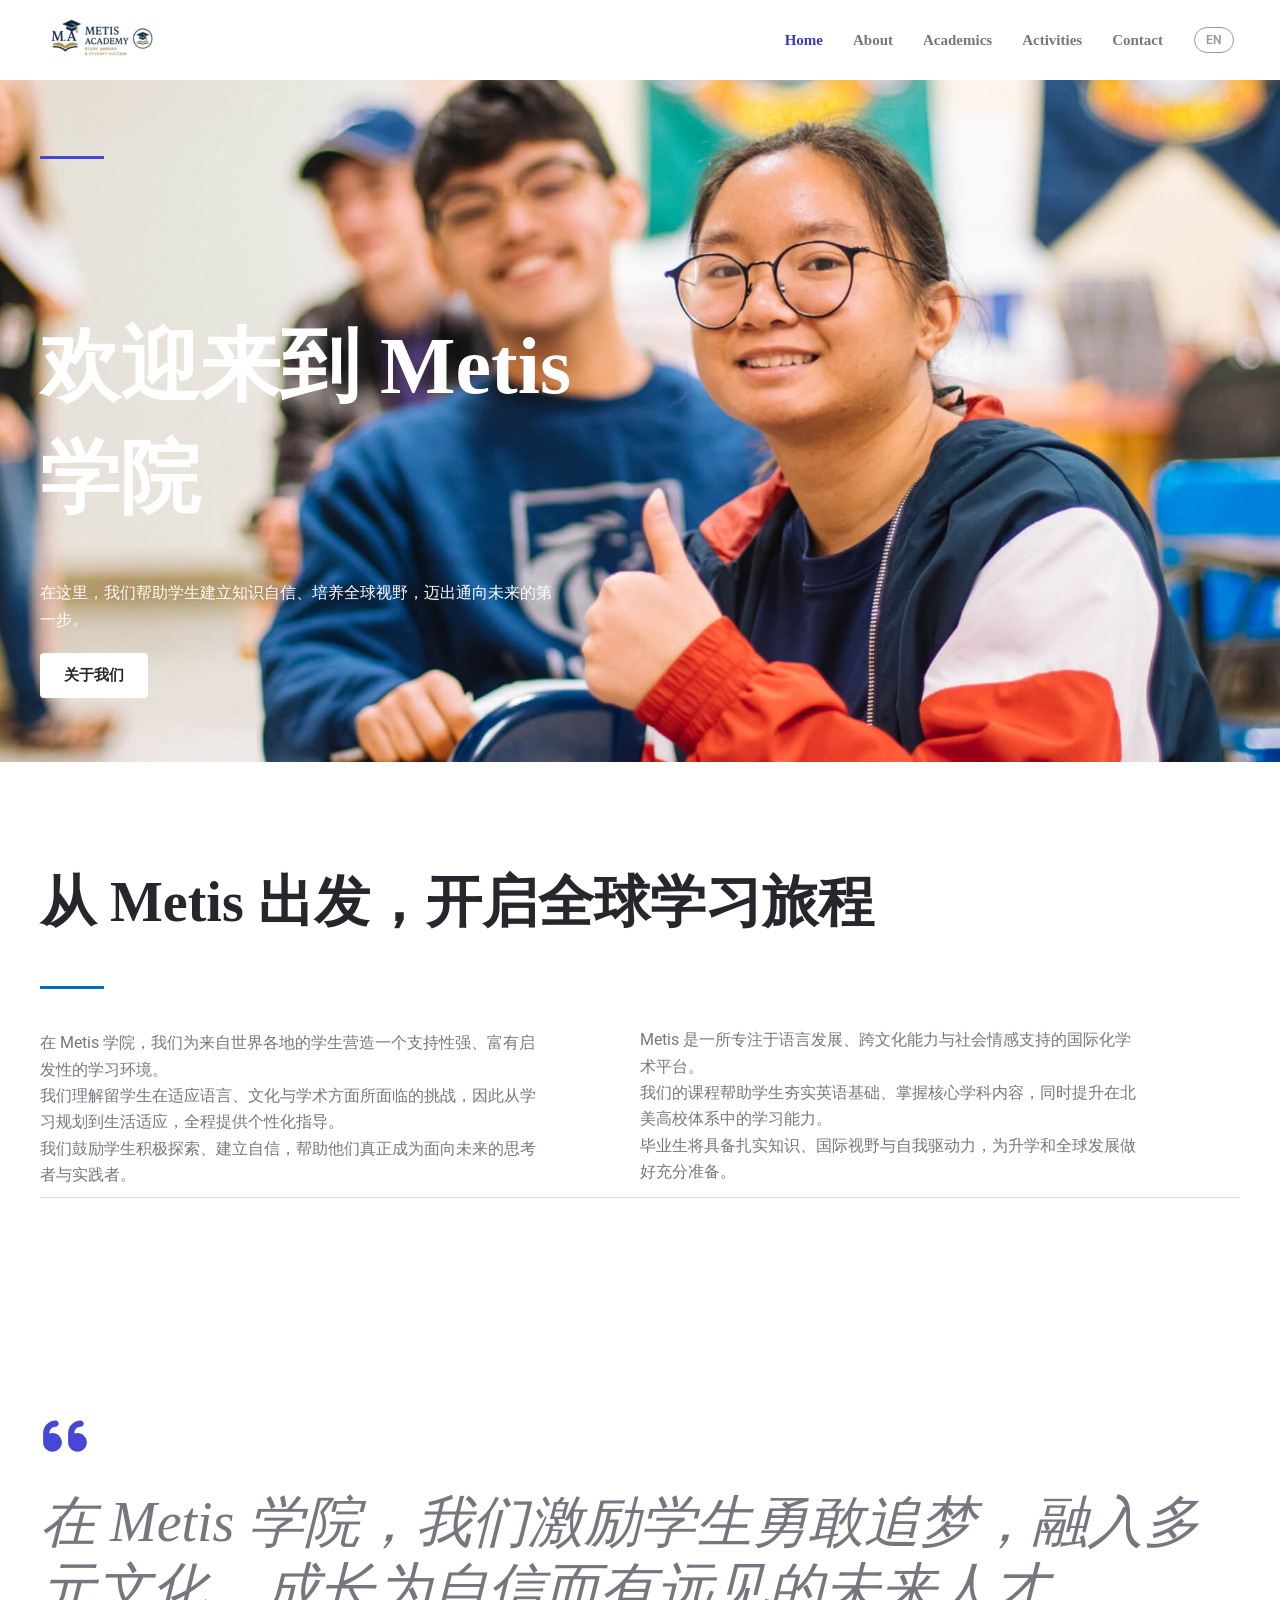
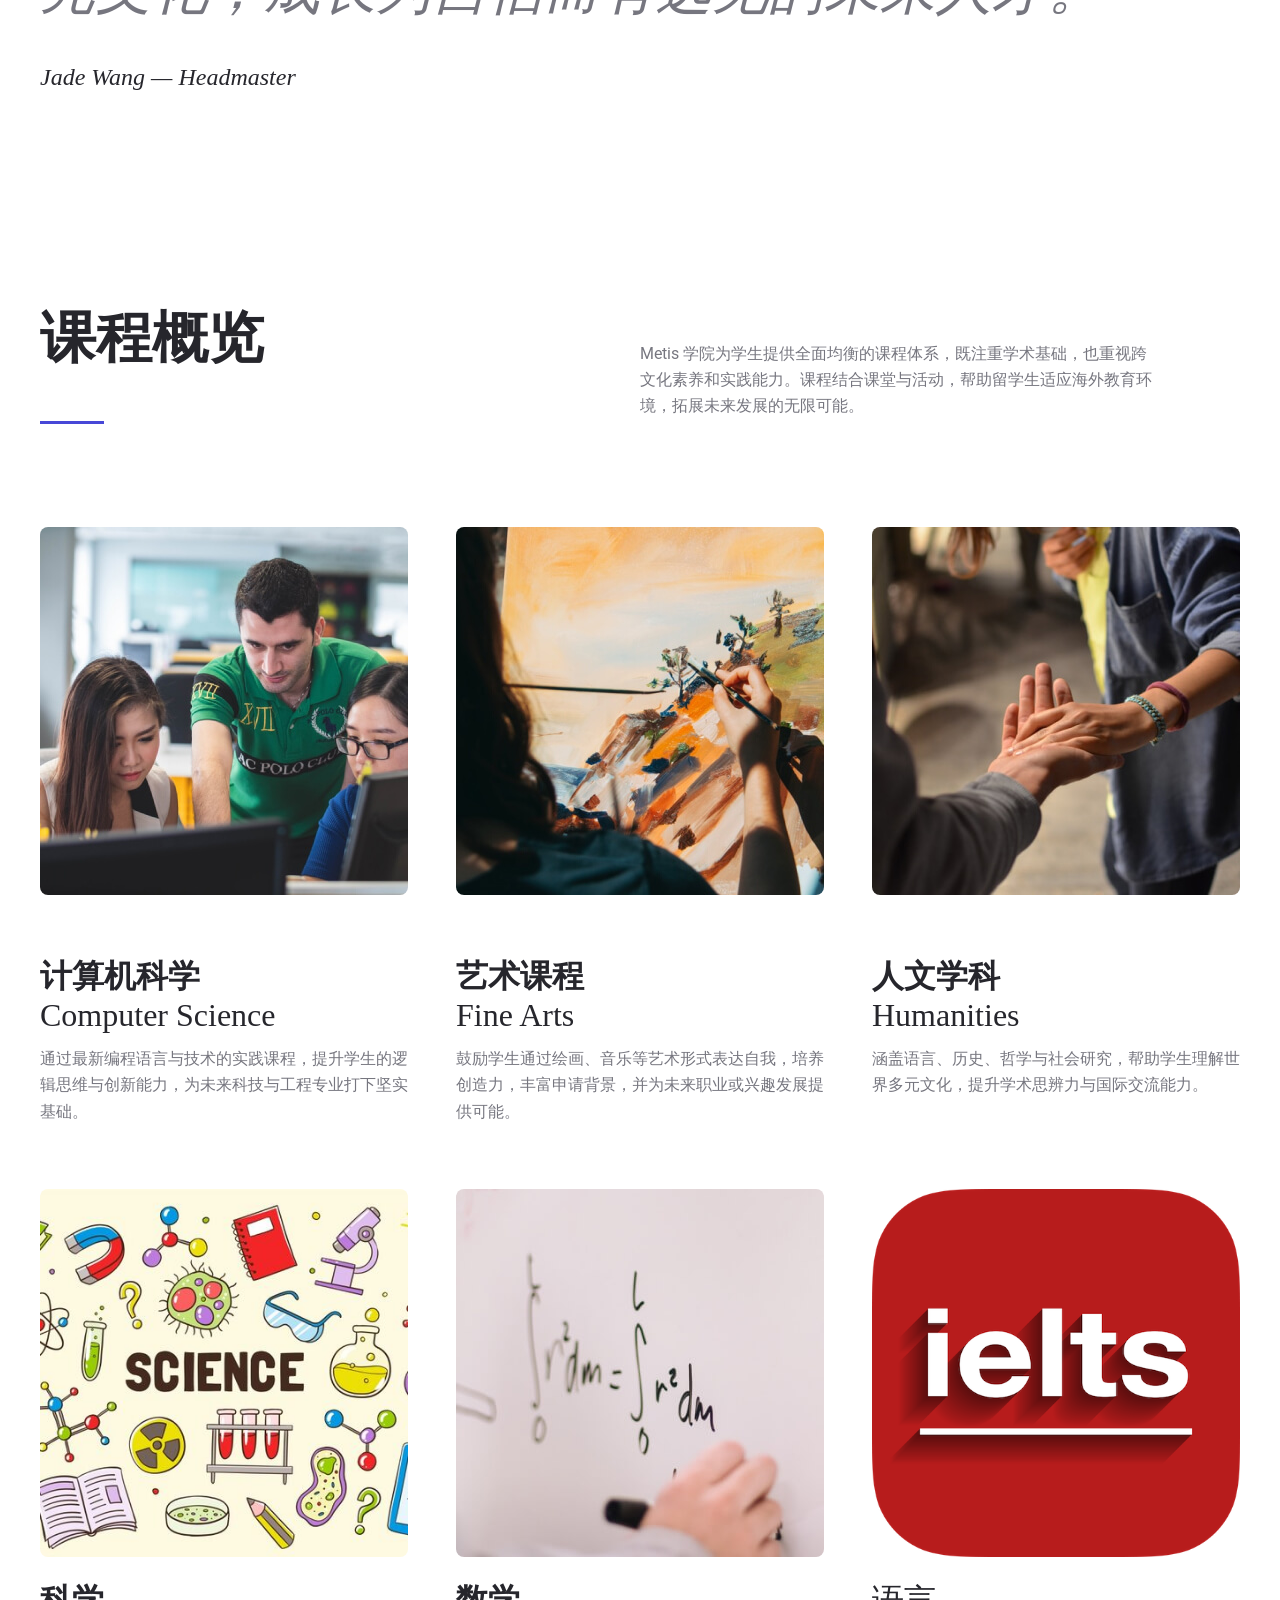
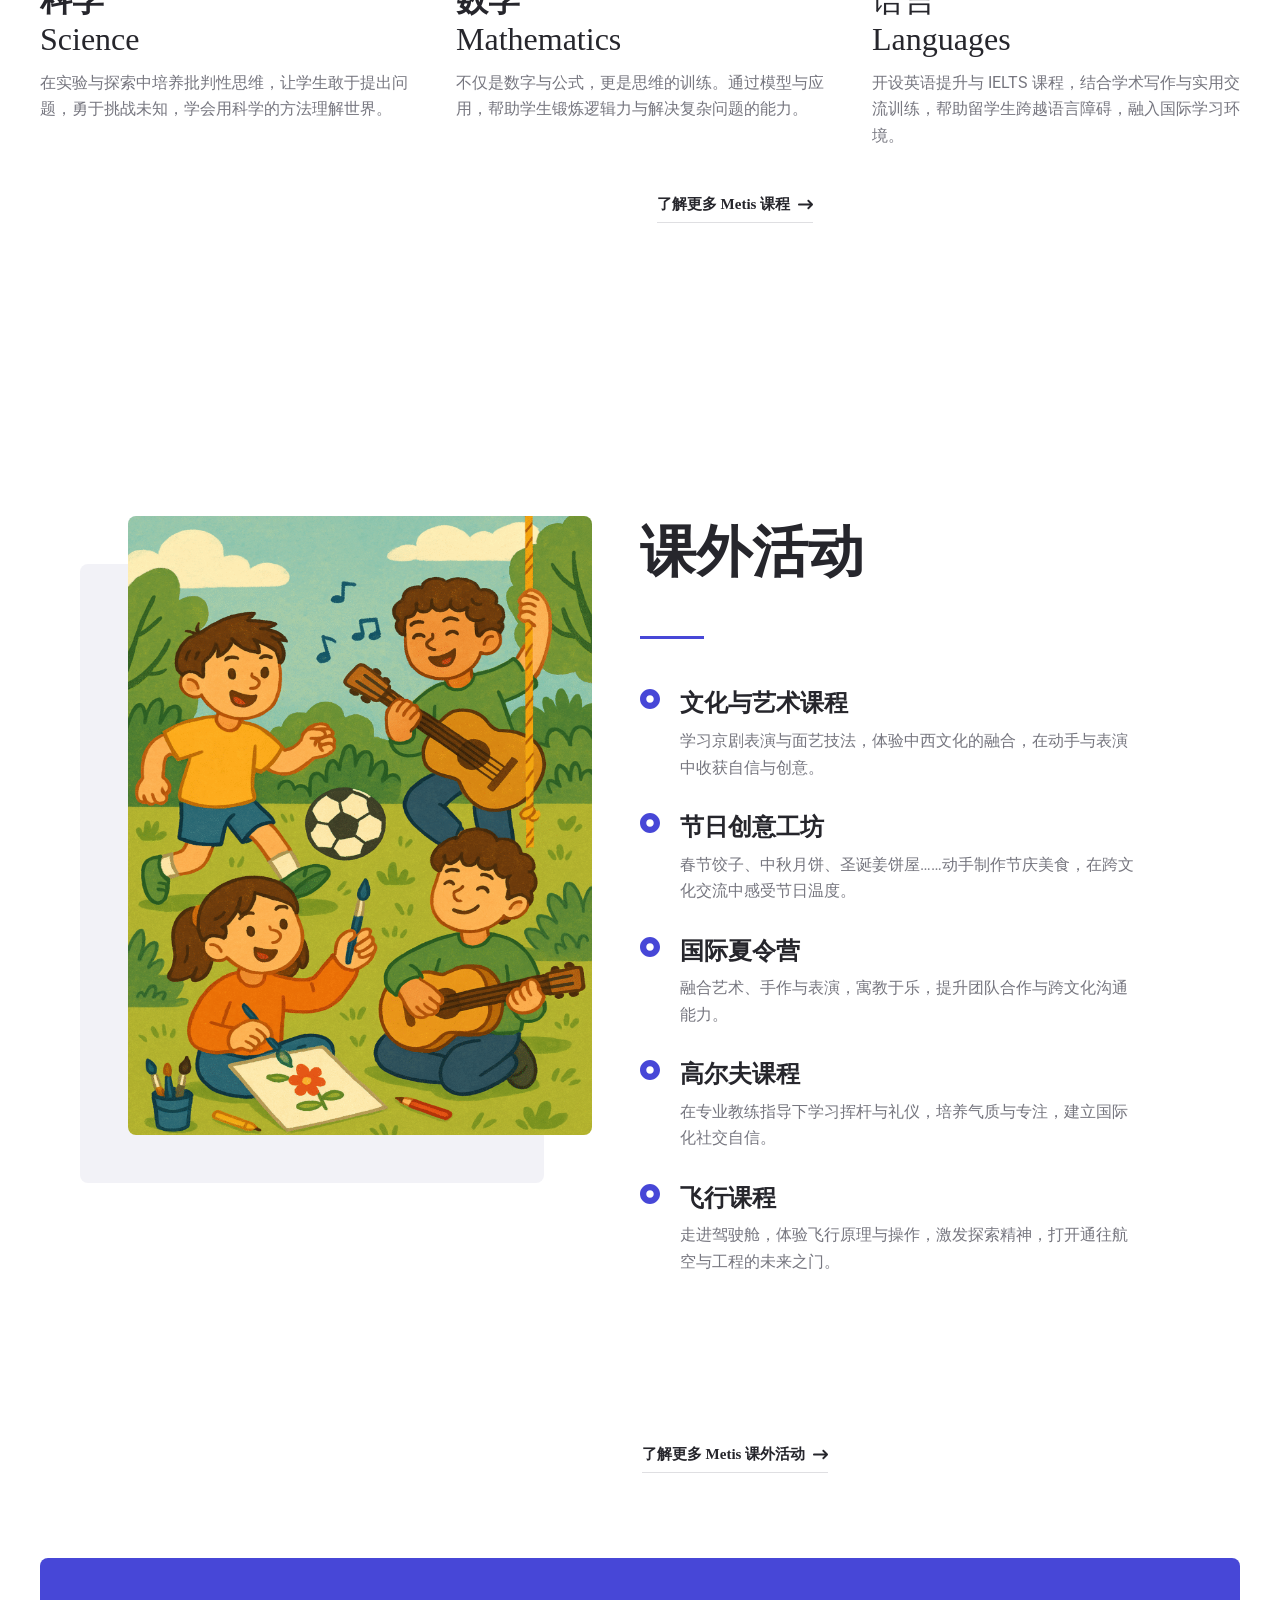
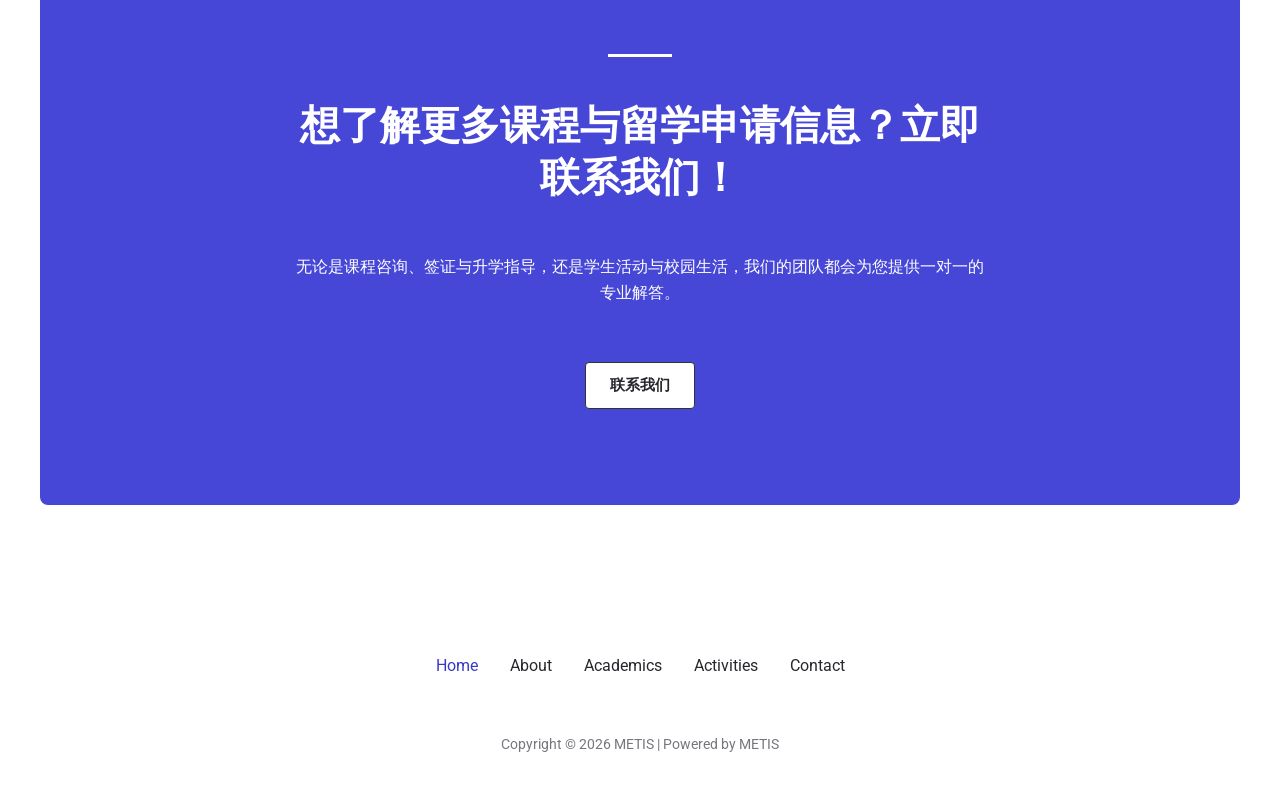
<file: index.html>
<!DOCTYPE html>
<html lang="zh-Hans">
<head>
<meta charset="UTF-8">
<meta name="viewport" content="width=device-width, initial-scale=1">
	<link rel="profile" href="https://gmpg.org/xfn/11"> 
	<title>METIS &#8211; M.A</title>
<meta name='robots' content='noindex, nofollow' />
<link rel="alternate" hreflang="zh-CN" href="index.html" />
<link rel="alternate" hreflang="en" href="en/index.html" />
<style id='wp-img-auto-sizes-contain-inline-css'>
img:is([sizes=auto i],[sizes^="auto," i]){contain-intrinsic-size:3000px 1500px}
/*# sourceURL=wp-img-auto-sizes-contain-inline-css */
</style>
<link rel='stylesheet' id='astra-theme-css-css' href='wp-content/themes/astra/assets/css/minified/main.min.css' media='all' />
<style id='astra-theme-css-inline-css'>
:root{--ast-post-nav-space:0;--ast-container-default-xlg-padding:6.67em;--ast-container-default-lg-padding:5.67em;--ast-container-default-slg-padding:4.34em;--ast-container-default-md-padding:3.34em;--ast-container-default-sm-padding:6.67em;--ast-container-default-xs-padding:2.4em;--ast-container-default-xxs-padding:1.4em;--ast-code-block-background:#EEEEEE;--ast-comment-inputs-background:#FAFAFA;--ast-normal-container-width:1200px;--ast-narrow-container-width:750px;--ast-blog-title-font-weight:normal;--ast-blog-meta-weight:inherit;--ast-global-color-primary:var(--ast-global-color-5);--ast-global-color-secondary:var(--ast-global-color-4);--ast-global-color-alternate-background:var(--ast-global-color-7);--ast-global-color-subtle-background:var(--ast-global-color-6);--ast-bg-style-guide:#F8FAFC;--ast-shadow-style-guide:0px 0px 4px 0 #00000057;--ast-global-dark-bg-style:#fff;--ast-global-dark-lfs:#fbfbfb;--ast-widget-bg-color:#fafafa;--ast-wc-container-head-bg-color:#fbfbfb;--ast-title-layout-bg:#eeeeee;--ast-search-border-color:#e7e7e7;--ast-lifter-hover-bg:#e6e6e6;--ast-gallery-block-color:#000;--srfm-color-input-label:var(--ast-global-color-2);}html{font-size:100%;}a,.page-title{color:var(--ast-global-color-2);}a:hover,a:focus{color:var(--ast-global-color-1);}body,button,input,select,textarea,.ast-button,.ast-custom-button{font-family:'Roboto',sans-serif;font-weight:400;font-size:16px;font-size:1rem;line-height:var(--ast-body-line-height,1.65em);}blockquote{color:var(--ast-global-color-3);}p,.entry-content p{margin-bottom:1em;}h1,h2,h3,h4,h5,h6,.entry-content :where(h1,h2,h3,h4,h5,h6),.site-title,.site-title a{font-family:Georgia,Times,serif;font-weight:400;line-height:1em;}.ast-site-identity .site-title a{color:var(--ast-global-color-2);}.site-title{font-size:35px;font-size:2.1875rem;display:none;}header .custom-logo-link img{max-width:126px;width:126px;}.astra-logo-svg{width:126px;}.site-header .site-description{font-size:15px;font-size:0.9375rem;display:none;}.entry-title{font-size:26px;font-size:1.625rem;}.archive .ast-article-post .ast-article-inner,.blog .ast-article-post .ast-article-inner,.archive .ast-article-post .ast-article-inner:hover,.blog .ast-article-post .ast-article-inner:hover{overflow:hidden;}h1,.entry-content :where(h1){font-size:80px;font-size:5rem;font-family:Georgia,Times,serif;line-height:1.4em;}h2,.entry-content :where(h2){font-size:56px;font-size:3.5rem;font-family:Georgia,Times,serif;line-height:1.3em;}h3,.entry-content :where(h3){font-size:40px;font-size:2.5rem;font-family:Georgia,Times,serif;line-height:1.3em;}h4,.entry-content :where(h4){font-size:32px;font-size:2rem;line-height:1.2em;font-family:Georgia,Times,serif;}h5,.entry-content :where(h5){font-size:24px;font-size:1.5rem;line-height:1.2em;font-family:Georgia,Times,serif;}h6,.entry-content :where(h6){font-size:18px;font-size:1.125rem;line-height:1.25em;font-family:Georgia,Times,serif;}::selection{background-color:var(--ast-global-color-0);color:#ffffff;}body,h1,h2,h3,h4,h5,h6,.entry-title a,.entry-content :where(h1,h2,h3,h4,h5,h6){color:var(--ast-global-color-3);}.tagcloud a:hover,.tagcloud a:focus,.tagcloud a.current-item{color:#ffffff;border-color:var(--ast-global-color-2);background-color:var(--ast-global-color-2);}input:focus,input[type="text"]:focus,input[type="email"]:focus,input[type="url"]:focus,input[type="password"]:focus,input[type="reset"]:focus,input[type="search"]:focus,textarea:focus{border-color:var(--ast-global-color-2);}input[type="radio"]:checked,input[type=reset],input[type="checkbox"]:checked,input[type="checkbox"]:hover:checked,input[type="checkbox"]:focus:checked,input[type=range]::-webkit-slider-thumb{border-color:var(--ast-global-color-2);background-color:var(--ast-global-color-2);box-shadow:none;}.site-footer a:hover + .post-count,.site-footer a:focus + .post-count{background:var(--ast-global-color-2);border-color:var(--ast-global-color-2);}.single .nav-links .nav-previous,.single .nav-links .nav-next{color:var(--ast-global-color-2);}.entry-meta,.entry-meta *{line-height:1.45;color:var(--ast-global-color-2);}.entry-meta a:not(.ast-button):hover,.entry-meta a:not(.ast-button):hover *,.entry-meta a:not(.ast-button):focus,.entry-meta a:not(.ast-button):focus *,.page-links > .page-link,.page-links .page-link:hover,.post-navigation a:hover{color:var(--ast-global-color-1);}#cat option,.secondary .calendar_wrap thead a,.secondary .calendar_wrap thead a:visited{color:var(--ast-global-color-2);}.secondary .calendar_wrap #today,.ast-progress-val span{background:var(--ast-global-color-2);}.secondary a:hover + .post-count,.secondary a:focus + .post-count{background:var(--ast-global-color-2);border-color:var(--ast-global-color-2);}.calendar_wrap #today > a{color:#ffffff;}.page-links .page-link,.single .post-navigation a{color:var(--ast-global-color-2);}.ast-search-menu-icon .search-form button.search-submit{padding:0 4px;}.ast-search-menu-icon form.search-form{padding-right:0;}.ast-search-menu-icon.slide-search input.search-field{width:0;}.ast-header-search .ast-search-menu-icon.ast-dropdown-active .search-form,.ast-header-search .ast-search-menu-icon.ast-dropdown-active .search-field:focus{transition:all 0.2s;}.search-form input.search-field:focus{outline:none;}.wp-block-latest-posts > li > a{color:var(--ast-global-color-2);}.widget-title,.widget .wp-block-heading{font-size:22px;font-size:1.375rem;color:var(--ast-global-color-3);}.ast-search-menu-icon.slide-search a:focus-visible:focus-visible,.astra-search-icon:focus-visible,#close:focus-visible,a:focus-visible,.ast-menu-toggle:focus-visible,.site .skip-link:focus-visible,.wp-block-loginout input:focus-visible,.wp-block-search.wp-block-search__button-inside .wp-block-search__inside-wrapper,.ast-header-navigation-arrow:focus-visible,.ast-orders-table__row .ast-orders-table__cell:focus-visible,a#ast-apply-coupon:focus-visible,#ast-apply-coupon:focus-visible,#close:focus-visible,.button.search-submit:focus-visible,#search_submit:focus,.normal-search:focus-visible,.ast-header-account-wrap:focus-visible,.astra-cart-drawer-close:focus,.ast-single-variation:focus,.ast-button:focus{outline-style:dotted;outline-color:inherit;outline-width:thin;}input:focus,input[type="text"]:focus,input[type="email"]:focus,input[type="url"]:focus,input[type="password"]:focus,input[type="reset"]:focus,input[type="search"]:focus,input[type="number"]:focus,textarea:focus,.wp-block-search__input:focus,[data-section="section-header-mobile-trigger"] .ast-button-wrap .ast-mobile-menu-trigger-minimal:focus,.ast-mobile-popup-drawer.active .menu-toggle-close:focus,#ast-scroll-top:focus,#coupon_code:focus,#ast-coupon-code:focus{border-style:dotted;border-color:inherit;border-width:thin;}input{outline:none;}.site-logo-img img{ transition:all 0.2s linear;}body .ast-oembed-container *{position:absolute;top:0;width:100%;height:100%;left:0;}body .wp-block-embed-pocket-casts .ast-oembed-container *{position:unset;}.ast-single-post-featured-section + article {margin-top: 2em;}.site-content .ast-single-post-featured-section img {width: 100%;overflow: hidden;object-fit: cover;}.site > .ast-single-related-posts-container {margin-top: 0;}@media (min-width: 922px) {.ast-desktop .ast-container--narrow {max-width: var(--ast-narrow-container-width);margin: 0 auto;}}@media (max-width:921.9px){#ast-desktop-header{display:none;}}@media (min-width:922px){#ast-mobile-header{display:none;}}.wp-block-buttons.aligncenter{justify-content:center;}@media (max-width:921px){.ast-theme-transparent-header #primary,.ast-theme-transparent-header #secondary{padding:0;}}@media (max-width:921px){.ast-plain-container.ast-no-sidebar #primary{padding:0;}}.ast-plain-container.ast-no-sidebar #primary{margin-top:0;margin-bottom:0;}.wp-block-button.is-style-outline .wp-block-button__link{border-color:var(--ast-global-color-5);}div.wp-block-button.is-style-outline > .wp-block-button__link:not(.has-text-color),div.wp-block-button.wp-block-button__link.is-style-outline:not(.has-text-color){color:var(--ast-global-color-5);}.wp-block-button.is-style-outline .wp-block-button__link:hover,.wp-block-buttons .wp-block-button.is-style-outline .wp-block-button__link:focus,.wp-block-buttons .wp-block-button.is-style-outline > .wp-block-button__link:not(.has-text-color):hover,.wp-block-buttons .wp-block-button.wp-block-button__link.is-style-outline:not(.has-text-color):hover{color:var(--ast-global-color-2);background-color:var(--ast-global-color-4);border-color:var(--ast-global-color-4);}.post-page-numbers.current .page-link,.ast-pagination .page-numbers.current{color:#ffffff;border-color:var(--ast-global-color-0);background-color:var(--ast-global-color-0);}.wp-block-button.is-style-outline .wp-block-button__link.wp-element-button,.ast-outline-button{border-color:var(--ast-global-color-5);font-family:Georgia,Times,serif;font-weight:700;font-size:15px;font-size:0.9375rem;line-height:1em;border-top-left-radius:4px;border-top-right-radius:4px;border-bottom-right-radius:4px;border-bottom-left-radius:4px;}.wp-block-buttons .wp-block-button.is-style-outline > .wp-block-button__link:not(.has-text-color),.wp-block-buttons .wp-block-button.wp-block-button__link.is-style-outline:not(.has-text-color),.ast-outline-button{color:var(--ast-global-color-5);}.wp-block-button.is-style-outline .wp-block-button__link:hover,.wp-block-buttons .wp-block-button.is-style-outline .wp-block-button__link:focus,.wp-block-buttons .wp-block-button.is-style-outline > .wp-block-button__link:not(.has-text-color):hover,.wp-block-buttons .wp-block-button.wp-block-button__link.is-style-outline:not(.has-text-color):hover,.ast-outline-button:hover,.ast-outline-button:focus,.wp-block-uagb-buttons-child .uagb-buttons-repeater.ast-outline-button:hover,.wp-block-uagb-buttons-child .uagb-buttons-repeater.ast-outline-button:focus{color:var(--ast-global-color-2);background-color:var(--ast-global-color-4);border-color:var(--ast-global-color-4);}.wp-block-button .wp-block-button__link.wp-element-button.is-style-outline:not(.has-background),.wp-block-button.is-style-outline>.wp-block-button__link.wp-element-button:not(.has-background),.ast-outline-button{background-color:var(--ast-global-color-5);}.entry-content[data-ast-blocks-layout] > figure{margin-bottom:1em;}@media (max-width:921px){.ast-separate-container #primary,.ast-separate-container #secondary{padding:1.5em 0;}#primary,#secondary{padding:1.5em 0;margin:0;}.ast-left-sidebar #content > .ast-container{display:flex;flex-direction:column-reverse;width:100%;}.ast-separate-container .ast-article-post,.ast-separate-container .ast-article-single{padding:1.5em 2.14em;}.ast-author-box img.avatar{margin:20px 0 0 0;}}@media (min-width:922px){.ast-separate-container.ast-right-sidebar #primary,.ast-separate-container.ast-left-sidebar #primary{border:0;}.search-no-results.ast-separate-container #primary{margin-bottom:4em;}}.wp-block-button .wp-block-button__link{color:var(--ast-global-color-2);}.wp-block-button .wp-block-button__link:hover,.wp-block-button .wp-block-button__link:focus{color:var(--ast-global-color-2);background-color:var(--ast-global-color-4);border-color:var(--ast-global-color-4);}.wp-block-button .wp-block-button__link,.wp-block-search .wp-block-search__button,body .wp-block-file .wp-block-file__button{border-color:var(--ast-global-color-5);background-color:var(--ast-global-color-5);color:var(--ast-global-color-2);font-family:Georgia,Times,serif;font-weight:700;line-height:1em;font-size:15px;font-size:0.9375rem;border-top-left-radius:4px;border-top-right-radius:4px;border-bottom-right-radius:4px;border-bottom-left-radius:4px;padding-top:15px;padding-right:24px;padding-bottom:15px;padding-left:24px;}.menu-toggle,button,.ast-button,.ast-custom-button,.button,input#submit,input[type="button"],input[type="submit"],input[type="reset"],form[CLASS*="wp-block-search__"].wp-block-search .wp-block-search__inside-wrapper .wp-block-search__button,body .wp-block-file .wp-block-file__button{border-style:solid;border-top-width:0;border-right-width:0;border-left-width:0;border-bottom-width:0;color:var(--ast-global-color-2);border-color:var(--ast-global-color-5);background-color:var(--ast-global-color-5);padding-top:15px;padding-right:24px;padding-bottom:15px;padding-left:24px;font-family:Georgia,Times,serif;font-weight:700;font-size:15px;font-size:0.9375rem;line-height:1em;border-top-left-radius:4px;border-top-right-radius:4px;border-bottom-right-radius:4px;border-bottom-left-radius:4px;}button:focus,.menu-toggle:hover,button:hover,.ast-button:hover,.ast-custom-button:hover .button:hover,.ast-custom-button:hover ,input[type=reset]:hover,input[type=reset]:focus,input#submit:hover,input#submit:focus,input[type="button"]:hover,input[type="button"]:focus,input[type="submit"]:hover,input[type="submit"]:focus,form[CLASS*="wp-block-search__"].wp-block-search .wp-block-search__inside-wrapper .wp-block-search__button:hover,form[CLASS*="wp-block-search__"].wp-block-search .wp-block-search__inside-wrapper .wp-block-search__button:focus,body .wp-block-file .wp-block-file__button:hover,body .wp-block-file .wp-block-file__button:focus{color:var(--ast-global-color-2);background-color:var(--ast-global-color-4);border-color:var(--ast-global-color-4);}@media (max-width:921px){.ast-mobile-header-stack .main-header-bar .ast-search-menu-icon{display:inline-block;}.ast-header-break-point.ast-header-custom-item-outside .ast-mobile-header-stack .main-header-bar .ast-search-icon{margin:0;}.ast-comment-avatar-wrap img{max-width:2.5em;}.ast-comment-meta{padding:0 1.8888em 1.3333em;}.ast-separate-container .ast-comment-list li.depth-1{padding:1.5em 2.14em;}.ast-separate-container .comment-respond{padding:2em 2.14em;}}@media (min-width:544px){.ast-container{max-width:100%;}}@media (max-width:544px){.ast-separate-container .ast-article-post,.ast-separate-container .ast-article-single,.ast-separate-container .comments-title,.ast-separate-container .ast-archive-description{padding:1.5em 1em;}.ast-separate-container #content .ast-container{padding-left:0.54em;padding-right:0.54em;}.ast-separate-container .ast-comment-list .bypostauthor{padding:.5em;}.ast-search-menu-icon.ast-dropdown-active .search-field{width:170px;}} #ast-mobile-header .ast-site-header-cart-li a{pointer-events:none;}body,.ast-separate-container{background-color:var(--ast-global-color-4);background-image:none;}@media (max-width:921px){.widget-title{font-size:22px;font-size:1.375rem;}body,button,input,select,textarea,.ast-button,.ast-custom-button{font-size:16px;font-size:1rem;}#secondary,#secondary button,#secondary input,#secondary select,#secondary textarea{font-size:16px;font-size:1rem;}.site-title{display:none;}.site-header .site-description{display:none;}h1,.entry-content :where(h1){font-size:56px;}h2,.entry-content :where(h2){font-size:40px;}h3,.entry-content :where(h3){font-size:32px;}h4,.entry-content :where(h4){font-size:24px;font-size:1.5rem;}h5,.entry-content :where(h5){font-size:20px;font-size:1.25rem;}h6,.entry-content :where(h6){font-size:17px;font-size:1.0625rem;}.astra-logo-svg{width:120px;}header .custom-logo-link img,.ast-header-break-point .site-logo-img .custom-mobile-logo-link img{max-width:120px;width:120px;}}@media (max-width:544px){.widget-title{font-size:21px;font-size:1.4rem;}body,button,input,select,textarea,.ast-button,.ast-custom-button{font-size:15px;font-size:0.9375rem;}#secondary,#secondary button,#secondary input,#secondary select,#secondary textarea{font-size:15px;font-size:0.9375rem;}.site-title{display:none;}.site-header .site-description{display:none;}h1,.entry-content :where(h1){font-size:36px;}h2,.entry-content :where(h2){font-size:32px;}h3,.entry-content :where(h3){font-size:24px;}h4,.entry-content :where(h4){font-size:20px;font-size:1.25rem;}h5,.entry-content :where(h5){font-size:18px;font-size:1.125rem;}h6,.entry-content :where(h6){font-size:16px;font-size:1rem;}header .custom-logo-link img,.ast-header-break-point .site-branding img,.ast-header-break-point .custom-logo-link img{max-width:112px;width:112px;}.astra-logo-svg{width:112px;}.ast-header-break-point .site-logo-img .custom-mobile-logo-link img{max-width:112px;}}@media (max-width:544px){html{font-size:100%;}}@media (min-width:922px){.ast-container{max-width:1240px;}}@media (min-width:922px){.site-content .ast-container{display:flex;}}@media (max-width:921px){.site-content .ast-container{flex-direction:column;}}@media (min-width:922px){.main-header-menu .sub-menu .menu-item.ast-left-align-sub-menu:hover > .sub-menu,.main-header-menu .sub-menu .menu-item.ast-left-align-sub-menu.focus > .sub-menu{margin-left:-0px;}}.site .comments-area{padding-bottom:3em;}.wp-block-file {display: flex;align-items: center;flex-wrap: wrap;justify-content: space-between;}.wp-block-pullquote {border: none;}.wp-block-pullquote blockquote::before {content: "\201D";font-family: "Helvetica",sans-serif;display: flex;transform: rotate( 180deg );font-size: 6rem;font-style: normal;line-height: 1;font-weight: bold;align-items: center;justify-content: center;}.has-text-align-right > blockquote::before {justify-content: flex-start;}.has-text-align-left > blockquote::before {justify-content: flex-end;}figure.wp-block-pullquote.is-style-solid-color blockquote {max-width: 100%;text-align: inherit;}:root {--wp--custom--ast-default-block-top-padding: 3em;--wp--custom--ast-default-block-right-padding: 3em;--wp--custom--ast-default-block-bottom-padding: 3em;--wp--custom--ast-default-block-left-padding: 3em;--wp--custom--ast-container-width: 1200px;--wp--custom--ast-content-width-size: 1200px;--wp--custom--ast-wide-width-size: calc(1200px + var(--wp--custom--ast-default-block-left-padding) + var(--wp--custom--ast-default-block-right-padding));}.ast-narrow-container {--wp--custom--ast-content-width-size: 750px;--wp--custom--ast-wide-width-size: 750px;}@media(max-width: 921px) {:root {--wp--custom--ast-default-block-top-padding: 3em;--wp--custom--ast-default-block-right-padding: 2em;--wp--custom--ast-default-block-bottom-padding: 3em;--wp--custom--ast-default-block-left-padding: 2em;}}@media(max-width: 544px) {:root {--wp--custom--ast-default-block-top-padding: 3em;--wp--custom--ast-default-block-right-padding: 1.5em;--wp--custom--ast-default-block-bottom-padding: 3em;--wp--custom--ast-default-block-left-padding: 1.5em;}}.entry-content > .wp-block-group,.entry-content > .wp-block-cover,.entry-content > .wp-block-columns {padding-top: var(--wp--custom--ast-default-block-top-padding);padding-right: var(--wp--custom--ast-default-block-right-padding);padding-bottom: var(--wp--custom--ast-default-block-bottom-padding);padding-left: var(--wp--custom--ast-default-block-left-padding);}.ast-plain-container.ast-no-sidebar .entry-content > .alignfull,.ast-page-builder-template .ast-no-sidebar .entry-content > .alignfull {margin-left: calc( -50vw + 50%);margin-right: calc( -50vw + 50%);max-width: 100vw;width: 100vw;}.ast-plain-container.ast-no-sidebar .entry-content .alignfull .alignfull,.ast-page-builder-template.ast-no-sidebar .entry-content .alignfull .alignfull,.ast-plain-container.ast-no-sidebar .entry-content .alignfull .alignwide,.ast-page-builder-template.ast-no-sidebar .entry-content .alignfull .alignwide,.ast-plain-container.ast-no-sidebar .entry-content .alignwide .alignfull,.ast-page-builder-template.ast-no-sidebar .entry-content .alignwide .alignfull,.ast-plain-container.ast-no-sidebar .entry-content .alignwide .alignwide,.ast-page-builder-template.ast-no-sidebar .entry-content .alignwide .alignwide,.ast-plain-container.ast-no-sidebar .entry-content .wp-block-column .alignfull,.ast-page-builder-template.ast-no-sidebar .entry-content .wp-block-column .alignfull,.ast-plain-container.ast-no-sidebar .entry-content .wp-block-column .alignwide,.ast-page-builder-template.ast-no-sidebar .entry-content .wp-block-column .alignwide {margin-left: auto;margin-right: auto;width: 100%;}[data-ast-blocks-layout] .wp-block-separator:not(.is-style-dots) {height: 0;}[data-ast-blocks-layout] .wp-block-separator {margin: 20px auto;}[data-ast-blocks-layout] .wp-block-separator:not(.is-style-wide):not(.is-style-dots) {max-width: 100px;}[data-ast-blocks-layout] .wp-block-separator.has-background {padding: 0;}.entry-content[data-ast-blocks-layout] > * {max-width: var(--wp--custom--ast-content-width-size);margin-left: auto;margin-right: auto;}.entry-content[data-ast-blocks-layout] > .alignwide {max-width: var(--wp--custom--ast-wide-width-size);}.entry-content[data-ast-blocks-layout] .alignfull {max-width: none;}.entry-content .wp-block-columns {margin-bottom: 0;}blockquote {margin: 1.5em;border-color: rgba(0,0,0,0.05);}.wp-block-quote:not(.has-text-align-right):not(.has-text-align-center) {border-left: 5px solid rgba(0,0,0,0.05);}.has-text-align-right > blockquote,blockquote.has-text-align-right {border-right: 5px solid rgba(0,0,0,0.05);}.has-text-align-left > blockquote,blockquote.has-text-align-left {border-left: 5px solid rgba(0,0,0,0.05);}.wp-block-site-tagline,.wp-block-latest-posts .read-more {margin-top: 15px;}.wp-block-loginout p label {display: block;}.wp-block-loginout p:not(.login-remember):not(.login-submit) input {width: 100%;}.wp-block-loginout input:focus {border-color: transparent;}.wp-block-loginout input:focus {outline: thin dotted;}.entry-content .wp-block-media-text .wp-block-media-text__content {padding: 0 0 0 8%;}.entry-content .wp-block-media-text.has-media-on-the-right .wp-block-media-text__content {padding: 0 8% 0 0;}.entry-content .wp-block-media-text.has-background .wp-block-media-text__content {padding: 8%;}.entry-content .wp-block-cover:not([class*="background-color"]):not(.has-text-color.has-link-color) .wp-block-cover__inner-container,.entry-content .wp-block-cover:not([class*="background-color"]) .wp-block-cover-image-text,.entry-content .wp-block-cover:not([class*="background-color"]) .wp-block-cover-text,.entry-content .wp-block-cover-image:not([class*="background-color"]) .wp-block-cover__inner-container,.entry-content .wp-block-cover-image:not([class*="background-color"]) .wp-block-cover-image-text,.entry-content .wp-block-cover-image:not([class*="background-color"]) .wp-block-cover-text {color: var(--ast-global-color-primary,var(--ast-global-color-5));}.wp-block-loginout .login-remember input {width: 1.1rem;height: 1.1rem;margin: 0 5px 4px 0;vertical-align: middle;}.wp-block-latest-posts > li > *:first-child,.wp-block-latest-posts:not(.is-grid) > li:first-child {margin-top: 0;}.entry-content > .wp-block-buttons,.entry-content > .wp-block-uagb-buttons {margin-bottom: 1.5em;}.wp-block-search__inside-wrapper .wp-block-search__input {padding: 0 10px;color: var(--ast-global-color-3);background: var(--ast-global-color-primary,var(--ast-global-color-5));border-color: var(--ast-border-color);}.wp-block-latest-posts .read-more {margin-bottom: 1.5em;}.wp-block-search__no-button .wp-block-search__inside-wrapper .wp-block-search__input {padding-top: 5px;padding-bottom: 5px;}.wp-block-latest-posts .wp-block-latest-posts__post-date,.wp-block-latest-posts .wp-block-latest-posts__post-author {font-size: 1rem;}.wp-block-latest-posts > li > *,.wp-block-latest-posts:not(.is-grid) > li {margin-top: 12px;margin-bottom: 12px;}.ast-page-builder-template .entry-content[data-ast-blocks-layout] > *,.ast-page-builder-template .entry-content[data-ast-blocks-layout] > .alignfull:not(.wp-block-group):not(.uagb-is-root-container) > * {max-width: none;}.ast-page-builder-template .entry-content[data-ast-blocks-layout] > .alignwide:not(.uagb-is-root-container) > * {max-width: var(--wp--custom--ast-wide-width-size);}.ast-page-builder-template .entry-content[data-ast-blocks-layout] > .inherit-container-width > *,.ast-page-builder-template .entry-content[data-ast-blocks-layout] > *:not(.wp-block-group):not(.uagb-is-root-container) > *,.entry-content[data-ast-blocks-layout] > .wp-block-cover .wp-block-cover__inner-container {max-width: var(--wp--custom--ast-content-width-size) ;margin-left: auto;margin-right: auto;}.entry-content[data-ast-blocks-layout] .wp-block-cover:not(.alignleft):not(.alignright) {width: auto;}@media(max-width: 1200px) {.ast-separate-container .entry-content > .alignfull,.ast-separate-container .entry-content[data-ast-blocks-layout] > .alignwide,.ast-plain-container .entry-content[data-ast-blocks-layout] > .alignwide,.ast-plain-container .entry-content .alignfull {margin-left: calc(-1 * min(var(--ast-container-default-xlg-padding),20px)) ;margin-right: calc(-1 * min(var(--ast-container-default-xlg-padding),20px));}}@media(min-width: 1201px) {.ast-separate-container .entry-content > .alignfull {margin-left: calc(-1 * var(--ast-container-default-xlg-padding) );margin-right: calc(-1 * var(--ast-container-default-xlg-padding) );}.ast-separate-container .entry-content[data-ast-blocks-layout] > .alignwide,.ast-plain-container .entry-content[data-ast-blocks-layout] > .alignwide {margin-left: calc(-1 * var(--wp--custom--ast-default-block-left-padding) );margin-right: calc(-1 * var(--wp--custom--ast-default-block-right-padding) );}}@media(min-width: 921px) {.ast-separate-container .entry-content .wp-block-group.alignwide:not(.inherit-container-width) > :where(:not(.alignleft):not(.alignright)),.ast-plain-container .entry-content .wp-block-group.alignwide:not(.inherit-container-width) > :where(:not(.alignleft):not(.alignright)) {max-width: calc( var(--wp--custom--ast-content-width-size) + 80px );}.ast-plain-container.ast-right-sidebar .entry-content[data-ast-blocks-layout] .alignfull,.ast-plain-container.ast-left-sidebar .entry-content[data-ast-blocks-layout] .alignfull {margin-left: -60px;margin-right: -60px;}}@media(min-width: 544px) {.entry-content > .alignleft {margin-right: 20px;}.entry-content > .alignright {margin-left: 20px;}}@media (max-width:544px){.wp-block-columns .wp-block-column:not(:last-child){margin-bottom:20px;}.wp-block-latest-posts{margin:0;}}@media( max-width: 600px ) {.entry-content .wp-block-media-text .wp-block-media-text__content,.entry-content .wp-block-media-text.has-media-on-the-right .wp-block-media-text__content {padding: 8% 0 0;}.entry-content .wp-block-media-text.has-background .wp-block-media-text__content {padding: 8%;}}.ast-page-builder-template .entry-header {padding-left: 0;}.ast-narrow-container .site-content .wp-block-uagb-image--align-full .wp-block-uagb-image__figure {max-width: 100%;margin-left: auto;margin-right: auto;}:root .has-ast-global-color-0-color{color:var(--ast-global-color-0);}:root .has-ast-global-color-0-background-color{background-color:var(--ast-global-color-0);}:root .wp-block-button .has-ast-global-color-0-color{color:var(--ast-global-color-0);}:root .wp-block-button .has-ast-global-color-0-background-color{background-color:var(--ast-global-color-0);}:root .has-ast-global-color-1-color{color:var(--ast-global-color-1);}:root .has-ast-global-color-1-background-color{background-color:var(--ast-global-color-1);}:root .wp-block-button .has-ast-global-color-1-color{color:var(--ast-global-color-1);}:root .wp-block-button .has-ast-global-color-1-background-color{background-color:var(--ast-global-color-1);}:root .has-ast-global-color-2-color{color:var(--ast-global-color-2);}:root .has-ast-global-color-2-background-color{background-color:var(--ast-global-color-2);}:root .wp-block-button .has-ast-global-color-2-color{color:var(--ast-global-color-2);}:root .wp-block-button .has-ast-global-color-2-background-color{background-color:var(--ast-global-color-2);}:root .has-ast-global-color-3-color{color:var(--ast-global-color-3);}:root .has-ast-global-color-3-background-color{background-color:var(--ast-global-color-3);}:root .wp-block-button .has-ast-global-color-3-color{color:var(--ast-global-color-3);}:root .wp-block-button .has-ast-global-color-3-background-color{background-color:var(--ast-global-color-3);}:root .has-ast-global-color-4-color{color:var(--ast-global-color-4);}:root .has-ast-global-color-4-background-color{background-color:var(--ast-global-color-4);}:root .wp-block-button .has-ast-global-color-4-color{color:var(--ast-global-color-4);}:root .wp-block-button .has-ast-global-color-4-background-color{background-color:var(--ast-global-color-4);}:root .has-ast-global-color-5-color{color:var(--ast-global-color-5);}:root .has-ast-global-color-5-background-color{background-color:var(--ast-global-color-5);}:root .wp-block-button .has-ast-global-color-5-color{color:var(--ast-global-color-5);}:root .wp-block-button .has-ast-global-color-5-background-color{background-color:var(--ast-global-color-5);}:root .has-ast-global-color-6-color{color:var(--ast-global-color-6);}:root .has-ast-global-color-6-background-color{background-color:var(--ast-global-color-6);}:root .wp-block-button .has-ast-global-color-6-color{color:var(--ast-global-color-6);}:root .wp-block-button .has-ast-global-color-6-background-color{background-color:var(--ast-global-color-6);}:root .has-ast-global-color-7-color{color:var(--ast-global-color-7);}:root .has-ast-global-color-7-background-color{background-color:var(--ast-global-color-7);}:root .wp-block-button .has-ast-global-color-7-color{color:var(--ast-global-color-7);}:root .wp-block-button .has-ast-global-color-7-background-color{background-color:var(--ast-global-color-7);}:root .has-ast-global-color-8-color{color:var(--ast-global-color-8);}:root .has-ast-global-color-8-background-color{background-color:var(--ast-global-color-8);}:root .wp-block-button .has-ast-global-color-8-color{color:var(--ast-global-color-8);}:root .wp-block-button .has-ast-global-color-8-background-color{background-color:var(--ast-global-color-8);}:root{--ast-global-color-0:#4747d7;--ast-global-color-1:#3939c8;--ast-global-color-2:#26262c;--ast-global-color-3:#76767f;--ast-global-color-4:#ffffff;--ast-global-color-5:#ffffff;--ast-global-color-6:#243673;--ast-global-color-7:#26262c;--ast-global-color-8:#bfd1ff;}:root {--ast-border-color : #dddddd;}.ast-single-entry-banner {-js-display: flex;display: flex;flex-direction: column;justify-content: center;text-align: center;position: relative;background: var(--ast-title-layout-bg);}.ast-single-entry-banner[data-banner-layout="layout-1"] {max-width: 1200px;background: inherit;padding: 20px 0;}.ast-single-entry-banner[data-banner-width-type="custom"] {margin: 0 auto;width: 100%;}.ast-single-entry-banner + .site-content .entry-header {margin-bottom: 0;}.site .ast-author-avatar {--ast-author-avatar-size: ;}a.ast-underline-text {text-decoration: underline;}.ast-container > .ast-terms-link {position: relative;display: block;}a.ast-button.ast-badge-tax {padding: 4px 8px;border-radius: 3px;font-size: inherit;}header.entry-header > *:not(:last-child){margin-bottom:10px;}.ast-archive-entry-banner {-js-display: flex;display: flex;flex-direction: column;justify-content: center;text-align: center;position: relative;background: var(--ast-title-layout-bg);}.ast-archive-entry-banner[data-banner-width-type="custom"] {margin: 0 auto;width: 100%;}.ast-archive-entry-banner[data-banner-layout="layout-1"] {background: inherit;padding: 20px 0;text-align: left;}body.archive .ast-archive-description{max-width:1200px;width:100%;text-align:left;padding-top:3em;padding-right:3em;padding-bottom:3em;padding-left:3em;}body.archive .ast-archive-description .ast-archive-title,body.archive .ast-archive-description .ast-archive-title *{font-size:40px;font-size:2.5rem;}body.archive .ast-archive-description > *:not(:last-child){margin-bottom:10px;}@media (max-width:921px){body.archive .ast-archive-description{text-align:left;}}@media (max-width:544px){body.archive .ast-archive-description{text-align:left;}}.ast-breadcrumbs .trail-browse,.ast-breadcrumbs .trail-items,.ast-breadcrumbs .trail-items li{display:inline-block;margin:0;padding:0;border:none;background:inherit;text-indent:0;text-decoration:none;}.ast-breadcrumbs .trail-browse{font-size:inherit;font-style:inherit;font-weight:inherit;color:inherit;}.ast-breadcrumbs .trail-items{list-style:none;}.trail-items li::after{padding:0 0.3em;content:"\00bb";}.trail-items li:last-of-type::after{display:none;}h1,h2,h3,h4,h5,h6,.entry-content :where(h1,h2,h3,h4,h5,h6){color:var(--ast-global-color-2);}@media (max-width:921px){.ast-builder-grid-row-container.ast-builder-grid-row-tablet-3-firstrow .ast-builder-grid-row > *:first-child,.ast-builder-grid-row-container.ast-builder-grid-row-tablet-3-lastrow .ast-builder-grid-row > *:last-child{grid-column:1 / -1;}}@media (max-width:544px){.ast-builder-grid-row-container.ast-builder-grid-row-mobile-3-firstrow .ast-builder-grid-row > *:first-child,.ast-builder-grid-row-container.ast-builder-grid-row-mobile-3-lastrow .ast-builder-grid-row > *:last-child{grid-column:1 / -1;}}.ast-builder-layout-element[data-section="title_tagline"]{display:flex;}@media (max-width:921px){.ast-header-break-point .ast-builder-layout-element[data-section="title_tagline"]{display:flex;}}@media (max-width:544px){.ast-header-break-point .ast-builder-layout-element[data-section="title_tagline"]{display:flex;}}.ast-builder-menu-1{font-family:Georgia,Times,serif;font-weight:700;}.ast-builder-menu-1 .menu-item > .menu-link{font-size:15px;font-size:0.9375rem;color:var(--ast-global-color-3);}.ast-builder-menu-1 .menu-item > .ast-menu-toggle{color:var(--ast-global-color-3);}.ast-builder-menu-1 .menu-item:hover > .menu-link,.ast-builder-menu-1 .inline-on-mobile .menu-item:hover > .ast-menu-toggle{color:var(--ast-global-color-1);}.ast-builder-menu-1 .menu-item:hover > .ast-menu-toggle{color:var(--ast-global-color-1);}.ast-builder-menu-1 .menu-item.current-menu-item > .menu-link,.ast-builder-menu-1 .inline-on-mobile .menu-item.current-menu-item > .ast-menu-toggle,.ast-builder-menu-1 .current-menu-ancestor > .menu-link{color:var(--ast-global-color-1);}.ast-builder-menu-1 .menu-item.current-menu-item > .ast-menu-toggle{color:var(--ast-global-color-1);}.ast-builder-menu-1 .sub-menu,.ast-builder-menu-1 .inline-on-mobile .sub-menu{border-top-width:2px;border-bottom-width:0px;border-right-width:0px;border-left-width:0px;border-color:var(--ast-global-color-0);border-style:solid;}.ast-builder-menu-1 .sub-menu .sub-menu{top:-2px;}.ast-builder-menu-1 .main-header-menu > .menu-item > .sub-menu,.ast-builder-menu-1 .main-header-menu > .menu-item > .astra-full-megamenu-wrapper{margin-top:0px;}.ast-desktop .ast-builder-menu-1 .main-header-menu > .menu-item > .sub-menu:before,.ast-desktop .ast-builder-menu-1 .main-header-menu > .menu-item > .astra-full-megamenu-wrapper:before{height:calc( 0px + 2px + 5px );}.ast-desktop .ast-builder-menu-1 .menu-item .sub-menu .menu-link{border-style:none;}@media (max-width:921px){.ast-header-break-point .ast-builder-menu-1 .menu-item.menu-item-has-children > .ast-menu-toggle{top:0;}.ast-builder-menu-1 .inline-on-mobile .menu-item.menu-item-has-children > .ast-menu-toggle{right:-15px;}.ast-builder-menu-1 .menu-item-has-children > .menu-link:after{content:unset;}.ast-builder-menu-1 .main-header-menu > .menu-item > .sub-menu,.ast-builder-menu-1 .main-header-menu > .menu-item > .astra-full-megamenu-wrapper{margin-top:0;}}@media (max-width:544px){.ast-header-break-point .ast-builder-menu-1 .menu-item.menu-item-has-children > .ast-menu-toggle{top:0;}.ast-builder-menu-1 .main-header-menu > .menu-item > .sub-menu,.ast-builder-menu-1 .main-header-menu > .menu-item > .astra-full-megamenu-wrapper{margin-top:0;}}.ast-builder-menu-1{display:flex;}@media (max-width:921px){.ast-header-break-point .ast-builder-menu-1{display:flex;}}@media (max-width:544px){.ast-header-break-point .ast-builder-menu-1{display:flex;}}.ast-builder-html-element img.alignnone{display:inline-block;}.ast-builder-html-element p:first-child{margin-top:0;}.ast-builder-html-element p:last-child{margin-bottom:0;}.ast-header-break-point .main-header-bar .ast-builder-html-element{line-height:1.85714285714286;}.ast-header-html-1 .ast-builder-html-element{font-size:15px;font-size:0.9375rem;}.ast-header-html-1{font-size:15px;font-size:0.9375rem;}.ast-header-html-1{display:flex;}@media (max-width:921px){.ast-header-break-point .ast-header-html-1{display:flex;}}@media (max-width:544px){.ast-header-break-point .ast-header-html-1{display:flex;}}.site-below-footer-wrap{padding-top:20px;padding-bottom:20px;}.site-below-footer-wrap[data-section="section-below-footer-builder"]{background-image:none;min-height:40px;}.site-below-footer-wrap[data-section="section-below-footer-builder"] .ast-builder-grid-row{max-width:1200px;min-height:40px;margin-left:auto;margin-right:auto;}.site-below-footer-wrap[data-section="section-below-footer-builder"] .ast-builder-grid-row,.site-below-footer-wrap[data-section="section-below-footer-builder"] .site-footer-section{align-items:center;}.site-below-footer-wrap[data-section="section-below-footer-builder"].ast-footer-row-inline .site-footer-section{display:flex;margin-bottom:0;}.ast-builder-grid-row-full .ast-builder-grid-row{grid-template-columns:1fr;}@media (max-width:921px){.site-below-footer-wrap[data-section="section-below-footer-builder"].ast-footer-row-tablet-inline .site-footer-section{display:flex;margin-bottom:0;}.site-below-footer-wrap[data-section="section-below-footer-builder"].ast-footer-row-tablet-stack .site-footer-section{display:block;margin-bottom:10px;}.ast-builder-grid-row-container.ast-builder-grid-row-tablet-full .ast-builder-grid-row{grid-template-columns:1fr;}}@media (max-width:544px){.site-below-footer-wrap[data-section="section-below-footer-builder"].ast-footer-row-mobile-inline .site-footer-section{display:flex;margin-bottom:0;}.site-below-footer-wrap[data-section="section-below-footer-builder"].ast-footer-row-mobile-stack .site-footer-section{display:block;margin-bottom:10px;}.ast-builder-grid-row-container.ast-builder-grid-row-mobile-full .ast-builder-grid-row{grid-template-columns:1fr;}}.site-below-footer-wrap[data-section="section-below-footer-builder"]{padding-bottom:40px;}@media (max-width:921px){.site-below-footer-wrap[data-section="section-below-footer-builder"]{padding-bottom:40px;}}@media (max-width:544px){.site-below-footer-wrap[data-section="section-below-footer-builder"]{padding-top:24px;padding-bottom:24px;padding-left:24px;padding-right:24px;}}.site-below-footer-wrap[data-section="section-below-footer-builder"]{display:grid;}@media (max-width:921px){.ast-header-break-point .site-below-footer-wrap[data-section="section-below-footer-builder"]{display:grid;}}@media (max-width:544px){.ast-header-break-point .site-below-footer-wrap[data-section="section-below-footer-builder"]{display:grid;}}.ast-footer-copyright{text-align:center;}.ast-footer-copyright {color:var(--ast-global-color-3);}@media (max-width:921px){.ast-footer-copyright{text-align:center;}}@media (max-width:544px){.ast-footer-copyright{text-align:center;}}.ast-footer-copyright {font-size:14px;font-size:0.875rem;}@media (max-width:921px){.ast-footer-copyright {font-size:14px;font-size:0.875rem;}}.ast-footer-copyright.ast-builder-layout-element{display:flex;}@media (max-width:921px){.ast-header-break-point .ast-footer-copyright.ast-builder-layout-element{display:flex;}}@media (max-width:544px){.ast-header-break-point .ast-footer-copyright.ast-builder-layout-element{display:flex;}}.site-footer{background-color:var(--ast-global-color-4);background-image:none;}.site-primary-footer-wrap{padding-top:45px;padding-bottom:45px;}.site-primary-footer-wrap[data-section="section-primary-footer-builder"]{background-image:none;}.site-primary-footer-wrap[data-section="section-primary-footer-builder"] .ast-builder-grid-row{max-width:1200px;margin-left:auto;margin-right:auto;}.site-primary-footer-wrap[data-section="section-primary-footer-builder"] .ast-builder-grid-row,.site-primary-footer-wrap[data-section="section-primary-footer-builder"] .site-footer-section{align-items:center;}.site-primary-footer-wrap[data-section="section-primary-footer-builder"].ast-footer-row-inline .site-footer-section{display:flex;margin-bottom:0;}.ast-builder-grid-row-3-cheavy .ast-builder-grid-row{grid-template-columns:1fr 2fr 1fr;}@media (max-width:921px){.site-primary-footer-wrap[data-section="section-primary-footer-builder"].ast-footer-row-tablet-inline .site-footer-section{display:flex;margin-bottom:0;}.site-primary-footer-wrap[data-section="section-primary-footer-builder"].ast-footer-row-tablet-stack .site-footer-section{display:block;margin-bottom:10px;}.ast-builder-grid-row-container.ast-builder-grid-row-tablet-full .ast-builder-grid-row{grid-template-columns:1fr;}}@media (max-width:544px){.site-primary-footer-wrap[data-section="section-primary-footer-builder"].ast-footer-row-mobile-inline .site-footer-section{display:flex;margin-bottom:0;}.site-primary-footer-wrap[data-section="section-primary-footer-builder"].ast-footer-row-mobile-stack .site-footer-section{display:block;margin-bottom:10px;}.ast-builder-grid-row-container.ast-builder-grid-row-mobile-full .ast-builder-grid-row{grid-template-columns:1fr;}}.site-primary-footer-wrap[data-section="section-primary-footer-builder"]{padding-top:48px;padding-bottom:24px;padding-left:40px;padding-right:40px;}.site-primary-footer-wrap[data-section="section-primary-footer-builder"]{display:grid;}@media (max-width:921px){.ast-header-break-point .site-primary-footer-wrap[data-section="section-primary-footer-builder"]{display:grid;}}@media (max-width:544px){.ast-header-break-point .site-primary-footer-wrap[data-section="section-primary-footer-builder"]{display:grid;}}.ast-header-break-point .main-header-bar{border-bottom-width:1px;}@media (min-width:922px){.main-header-bar{border-bottom-width:1px;}}.main-header-menu .menu-item, #astra-footer-menu .menu-item, .main-header-bar .ast-masthead-custom-menu-items{-js-display:flex;display:flex;-webkit-box-pack:center;-webkit-justify-content:center;-moz-box-pack:center;-ms-flex-pack:center;justify-content:center;-webkit-box-orient:vertical;-webkit-box-direction:normal;-webkit-flex-direction:column;-moz-box-orient:vertical;-moz-box-direction:normal;-ms-flex-direction:column;flex-direction:column;}.main-header-menu > .menu-item > .menu-link, #astra-footer-menu > .menu-item > .menu-link{height:100%;-webkit-box-align:center;-webkit-align-items:center;-moz-box-align:center;-ms-flex-align:center;align-items:center;-js-display:flex;display:flex;}.ast-header-break-point .main-navigation ul .menu-item .menu-link .icon-arrow:first-of-type svg{top:.2em;margin-top:0px;margin-left:0px;width:.65em;transform:translate(0, -2px) rotateZ(270deg);}.ast-mobile-popup-content .ast-submenu-expanded > .ast-menu-toggle{transform:rotateX(180deg);overflow-y:auto;}@media (min-width:922px){.ast-builder-menu .main-navigation > ul > li:last-child a{margin-right:0;}}.ast-separate-container .ast-article-inner{background-color:transparent;background-image:none;}.ast-separate-container .ast-article-post{background-color:var(--ast-global-color-5);background-image:none;}@media (max-width:921px){.ast-separate-container .ast-article-post{background-color:var(--ast-global-color-5);background-image:none;}}@media (max-width:544px){.ast-separate-container .ast-article-post{background-color:var(--ast-global-color-5);background-image:none;}}.ast-separate-container .ast-article-single:not(.ast-related-post), .ast-separate-container .error-404, .ast-separate-container .no-results, .single.ast-separate-container  .ast-author-meta, .ast-separate-container .related-posts-title-wrapper, .ast-separate-container .comments-count-wrapper, .ast-box-layout.ast-plain-container .site-content, .ast-padded-layout.ast-plain-container .site-content, .ast-separate-container .ast-archive-description, .ast-separate-container .comments-area .comment-respond, .ast-separate-container .comments-area .ast-comment-list li, .ast-separate-container .comments-area .comments-title{background-color:var(--ast-global-color-5);background-image:none;}@media (max-width:921px){.ast-separate-container .ast-article-single:not(.ast-related-post), .ast-separate-container .error-404, .ast-separate-container .no-results, .single.ast-separate-container  .ast-author-meta, .ast-separate-container .related-posts-title-wrapper, .ast-separate-container .comments-count-wrapper, .ast-box-layout.ast-plain-container .site-content, .ast-padded-layout.ast-plain-container .site-content, .ast-separate-container .ast-archive-description{background-color:var(--ast-global-color-5);background-image:none;}}@media (max-width:544px){.ast-separate-container .ast-article-single:not(.ast-related-post), .ast-separate-container .error-404, .ast-separate-container .no-results, .single.ast-separate-container  .ast-author-meta, .ast-separate-container .related-posts-title-wrapper, .ast-separate-container .comments-count-wrapper, .ast-box-layout.ast-plain-container .site-content, .ast-padded-layout.ast-plain-container .site-content, .ast-separate-container .ast-archive-description{background-color:var(--ast-global-color-5);background-image:none;}}.ast-separate-container.ast-two-container #secondary .widget{background-color:var(--ast-global-color-5);background-image:none;}@media (max-width:921px){.ast-separate-container.ast-two-container #secondary .widget{background-color:var(--ast-global-color-5);background-image:none;}}@media (max-width:544px){.ast-separate-container.ast-two-container #secondary .widget{background-color:var(--ast-global-color-5);background-image:none;}}
		#ast-scroll-top {
			display: none;
			position: fixed;
			text-align: center;
			cursor: pointer;
			z-index: 99;
			width: 2.1em;
			height: 2.1em;
			line-height: 2.1;
			color: #ffffff;
			border-radius: 2px;
			content: "";
			outline: inherit;
		}
		@media (min-width: 769px) {
			#ast-scroll-top {
				content: "769";
			}
		}
		#ast-scroll-top .ast-icon.icon-arrow svg {
			margin-left: 0px;
			vertical-align: middle;
			transform: translate(0, -20%) rotate(180deg);
			width: 1.6em;
		}
		.ast-scroll-to-top-right {
			right: 30px;
			bottom: 30px;
		}
		.ast-scroll-to-top-left {
			left: 30px;
			bottom: 30px;
		}
	#ast-scroll-top{background-color:var(--ast-global-color-2);font-size:15px;}@media (max-width:921px){#ast-scroll-top .ast-icon.icon-arrow svg{width:1em;}}.ast-off-canvas-active body.ast-main-header-nav-open {overflow: hidden;}.ast-mobile-popup-drawer .ast-mobile-popup-overlay {background-color: rgba(0,0,0,0.4);position: fixed;top: 0;right: 0;bottom: 0;left: 0;visibility: hidden;opacity: 0;transition: opacity 0.2s ease-in-out;}.ast-mobile-popup-drawer .ast-mobile-popup-header {-js-display: flex;display: flex;justify-content: flex-end;min-height: calc( 1.2em + 24px);}.ast-mobile-popup-drawer .ast-mobile-popup-header .menu-toggle-close {background: transparent;border: 0;font-size: 24px;line-height: 1;padding: .6em;color: inherit;-js-display: flex;display: flex;box-shadow: none;}.ast-mobile-popup-drawer.ast-mobile-popup-full-width .ast-mobile-popup-inner {max-width: none;transition: transform 0s ease-in,opacity 0.2s ease-in;}.ast-mobile-popup-drawer.active {left: 0;opacity: 1;right: 0;z-index: 100000;transition: opacity 0.25s ease-out;}.ast-mobile-popup-drawer.active .ast-mobile-popup-overlay {opacity: 1;cursor: pointer;visibility: visible;}body.admin-bar .ast-mobile-popup-drawer,body.admin-bar .ast-mobile-popup-drawer .ast-mobile-popup-inner {top: 32px;}body.admin-bar.ast-primary-sticky-header-active .ast-mobile-popup-drawer,body.admin-bar.ast-primary-sticky-header-active .ast-mobile-popup-drawer .ast-mobile-popup-inner{top: 0px;}@media (max-width: 782px) {body.admin-bar .ast-mobile-popup-drawer,body.admin-bar .ast-mobile-popup-drawer .ast-mobile-popup-inner {top: 46px;}}.ast-mobile-popup-content > *,.ast-desktop-popup-content > *{padding: 10px 0;height: auto;}.ast-mobile-popup-content > *:first-child,.ast-desktop-popup-content > *:first-child{padding-top: 10px;}.ast-mobile-popup-content > .ast-builder-menu,.ast-desktop-popup-content > .ast-builder-menu{padding-top: 0;}.ast-mobile-popup-content > *:last-child,.ast-desktop-popup-content > *:last-child {padding-bottom: 0;}.ast-mobile-popup-drawer .ast-mobile-popup-content .ast-search-icon,.ast-mobile-popup-drawer .main-header-bar-navigation .menu-item-has-children .sub-menu,.ast-mobile-popup-drawer .ast-desktop-popup-content .ast-search-icon {display: none;}.ast-mobile-popup-drawer .ast-mobile-popup-content .ast-search-menu-icon.ast-inline-search label,.ast-mobile-popup-drawer .ast-desktop-popup-content .ast-search-menu-icon.ast-inline-search label {width: 100%;}.ast-mobile-popup-content .ast-builder-menu-mobile .main-header-menu,.ast-mobile-popup-content .ast-builder-menu-mobile .main-header-menu .sub-menu {background-color: transparent;}.ast-mobile-popup-content .ast-icon svg {height: .85em;width: .95em;margin-top: 15px;}.ast-mobile-popup-content .ast-icon.icon-search svg {margin-top: 0;}.ast-desktop .ast-desktop-popup-content .astra-menu-animation-slide-up > .menu-item > .sub-menu,.ast-desktop .ast-desktop-popup-content .astra-menu-animation-slide-up > .menu-item .menu-item > .sub-menu,.ast-desktop .ast-desktop-popup-content .astra-menu-animation-slide-down > .menu-item > .sub-menu,.ast-desktop .ast-desktop-popup-content .astra-menu-animation-slide-down > .menu-item .menu-item > .sub-menu,.ast-desktop .ast-desktop-popup-content .astra-menu-animation-fade > .menu-item > .sub-menu,.ast-mobile-popup-drawer.show,.ast-desktop .ast-desktop-popup-content .astra-menu-animation-fade > .menu-item .menu-item > .sub-menu{opacity: 1;visibility: visible;}.ast-mobile-popup-drawer {position: fixed;top: 0;bottom: 0;left: -99999rem;right: 99999rem;transition: opacity 0.25s ease-in,left 0s 0.25s,right 0s 0.25s;opacity: 0;visibility: hidden;}.ast-mobile-popup-drawer .ast-mobile-popup-inner {width: 100%;transform: translateX(100%);max-width: 90%;right: 0;top: 0;background: #fafafa;color: #3a3a3a;bottom: 0;opacity: 0;position: fixed;box-shadow: 0 0 2rem 0 rgba(0,0,0,0.1);-js-display: flex;display: flex;flex-direction: column;transition: transform 0.2s ease-in,opacity 0.2s ease-in;overflow-y:auto;overflow-x:hidden;}.ast-mobile-popup-drawer.ast-mobile-popup-left .ast-mobile-popup-inner {transform: translateX(-100%);right: auto;left: 0;}.ast-hfb-header.ast-default-menu-enable.ast-header-break-point .ast-mobile-popup-drawer .main-header-bar-navigation ul .menu-item .sub-menu .menu-link {padding-left: 30px;}.ast-hfb-header.ast-default-menu-enable.ast-header-break-point .ast-mobile-popup-drawer .main-header-bar-navigation .sub-menu .menu-item .menu-item .menu-link {padding-left: 40px;}.ast-mobile-popup-drawer .main-header-bar-navigation .menu-item-has-children > .ast-menu-toggle {right: calc( 20px - 0.907em);}.ast-mobile-popup-drawer.content-align-flex-end .main-header-bar-navigation .menu-item-has-children > .ast-menu-toggle {left: calc( 20px - 0.907em);width: fit-content;}.ast-mobile-popup-drawer .ast-mobile-popup-content .ast-search-menu-icon,.ast-mobile-popup-drawer .ast-mobile-popup-content .ast-search-menu-icon.slide-search,.ast-mobile-popup-drawer .ast-desktop-popup-content .ast-search-menu-icon,.ast-mobile-popup-drawer .ast-desktop-popup-content .ast-search-menu-icon.slide-search {width: 100%;position: relative;display: block;right: auto;transform: none;}.ast-mobile-popup-drawer .ast-mobile-popup-content .ast-search-menu-icon.slide-search .search-form,.ast-mobile-popup-drawer .ast-mobile-popup-content .ast-search-menu-icon .search-form,.ast-mobile-popup-drawer .ast-desktop-popup-content .ast-search-menu-icon.slide-search .search-form,.ast-mobile-popup-drawer .ast-desktop-popup-content .ast-search-menu-icon .search-form {right: 0;visibility: visible;opacity: 1;position: relative;top: auto;transform: none;padding: 0;display: block;overflow: hidden;}.ast-mobile-popup-drawer .ast-mobile-popup-content .ast-search-menu-icon.ast-inline-search .search-field,.ast-mobile-popup-drawer .ast-mobile-popup-content .ast-search-menu-icon .search-field,.ast-mobile-popup-drawer .ast-desktop-popup-content .ast-search-menu-icon.ast-inline-search .search-field,.ast-mobile-popup-drawer .ast-desktop-popup-content .ast-search-menu-icon .search-field {width: 100%;padding-right: 5.5em;}.ast-mobile-popup-drawer .ast-mobile-popup-content .ast-search-menu-icon .search-submit,.ast-mobile-popup-drawer .ast-desktop-popup-content .ast-search-menu-icon .search-submit {display: block;position: absolute;height: 100%;top: 0;right: 0;padding: 0 1em;border-radius: 0;}.ast-mobile-popup-drawer.active .ast-mobile-popup-inner {opacity: 1;visibility: visible;transform: translateX(0%);}.ast-mobile-popup-drawer.active .ast-mobile-popup-inner{background-color:var(--ast-global-color-5);;}.ast-mobile-header-wrap .ast-mobile-header-content, .ast-desktop-header-content{background-color:var(--ast-global-color-5);;}.ast-mobile-popup-content > *, .ast-mobile-header-content > *, .ast-desktop-popup-content > *, .ast-desktop-header-content > *{padding-top:0px;padding-bottom:0px;}.content-align-flex-start .ast-builder-layout-element{justify-content:flex-start;}.content-align-flex-start .main-header-menu{text-align:left;}.ast-mobile-popup-drawer.active .menu-toggle-close{color:var(--ast-global-color-2);}.ast-mobile-header-wrap .ast-primary-header-bar,.ast-primary-header-bar .site-primary-header-wrap{min-height:80px;}.ast-desktop .ast-primary-header-bar .main-header-menu > .menu-item{line-height:80px;}.ast-header-break-point #masthead .ast-mobile-header-wrap .ast-primary-header-bar,.ast-header-break-point #masthead .ast-mobile-header-wrap .ast-below-header-bar,.ast-header-break-point #masthead .ast-mobile-header-wrap .ast-above-header-bar{padding-left:20px;padding-right:20px;}.ast-header-break-point .ast-primary-header-bar{border-bottom-width:0px;border-bottom-color:var( --ast-global-color-subtle-background,--ast-global-color-7 );border-bottom-style:solid;}@media (min-width:922px){.ast-primary-header-bar{border-bottom-width:0px;border-bottom-color:var( --ast-global-color-subtle-background,--ast-global-color-7 );border-bottom-style:solid;}}.ast-primary-header-bar{background-color:var(--ast-global-color-5);background-image:none;}.ast-primary-header-bar{display:block;}@media (max-width:921px){.ast-header-break-point .ast-primary-header-bar{display:grid;}}@media (max-width:544px){.ast-header-break-point .ast-primary-header-bar{display:grid;}}[data-section="section-header-mobile-trigger"] .ast-button-wrap .ast-mobile-menu-trigger-fill{color:#ffffff;border:none;background:var(--ast-global-color-0);}[data-section="section-header-mobile-trigger"] .ast-button-wrap .mobile-menu-toggle-icon .ast-mobile-svg{width:20px;height:20px;fill:#ffffff;}[data-section="section-header-mobile-trigger"] .ast-button-wrap .mobile-menu-wrap .mobile-menu{color:#ffffff;}.ast-builder-menu-mobile .main-navigation .menu-item > .menu-link{font-family:Georgia,Times, serif;font-weight:700;line-height:1em;}.ast-builder-menu-mobile .main-navigation .menu-item.menu-item-has-children > .ast-menu-toggle{top:0;}.ast-builder-menu-mobile .main-navigation .menu-item-has-children > .menu-link:after{content:unset;}.ast-hfb-header .ast-builder-menu-mobile .main-navigation .main-header-menu, .ast-hfb-header .ast-builder-menu-mobile .main-navigation .main-header-menu, .ast-hfb-header .ast-mobile-header-content .ast-builder-menu-mobile .main-navigation .main-header-menu, .ast-hfb-header .ast-mobile-popup-content .ast-builder-menu-mobile .main-navigation .main-header-menu{border-top-width:1px;border-color:#eaeaea;}.ast-hfb-header .ast-builder-menu-mobile .main-navigation .menu-item .sub-menu .menu-link, .ast-hfb-header .ast-builder-menu-mobile .main-navigation .menu-item .menu-link, .ast-hfb-header .ast-builder-menu-mobile .main-navigation .menu-item .sub-menu .menu-link, .ast-hfb-header .ast-builder-menu-mobile .main-navigation .menu-item .menu-link, .ast-hfb-header .ast-mobile-header-content .ast-builder-menu-mobile .main-navigation .menu-item .sub-menu .menu-link, .ast-hfb-header .ast-mobile-header-content .ast-builder-menu-mobile .main-navigation .menu-item .menu-link, .ast-hfb-header .ast-mobile-popup-content .ast-builder-menu-mobile .main-navigation .menu-item .sub-menu .menu-link, .ast-hfb-header .ast-mobile-popup-content .ast-builder-menu-mobile .main-navigation .menu-item .menu-link{border-bottom-width:1px;border-color:#eaeaea;border-style:solid;}.ast-builder-menu-mobile .main-navigation .menu-item.menu-item-has-children > .ast-menu-toggle{top:0;}@media (max-width:921px){.ast-builder-menu-mobile .main-navigation{font-size:15px;font-size:0.9375rem;}.ast-builder-menu-mobile .main-navigation .main-header-menu .menu-item > .menu-link{color:var(--ast-global-color-2);padding-top:25px;padding-bottom:25px;padding-left:25px;padding-right:25px;}.ast-builder-menu-mobile .main-navigation .main-header-menu .menu-item > .ast-menu-toggle{color:var(--ast-global-color-2);}.ast-builder-menu-mobile .main-navigation .main-header-menu .menu-item:hover > .menu-link, .ast-builder-menu-mobile .main-navigation .inline-on-mobile .menu-item:hover > .ast-menu-toggle{color:var(--ast-global-color-1);}.ast-builder-menu-mobile .main-navigation .menu-item:hover > .ast-menu-toggle{color:var(--ast-global-color-1);}.ast-builder-menu-mobile .main-navigation .menu-item.current-menu-item > .menu-link, .ast-builder-menu-mobile .main-navigation .inline-on-mobile .menu-item.current-menu-item > .ast-menu-toggle, .ast-builder-menu-mobile .main-navigation .menu-item.current-menu-ancestor > .menu-link, .ast-builder-menu-mobile .main-navigation .menu-item.current-menu-ancestor > .ast-menu-toggle{color:var(--ast-global-color-1);}.ast-builder-menu-mobile .main-navigation .menu-item.current-menu-item > .ast-menu-toggle{color:var(--ast-global-color-1);}.ast-builder-menu-mobile .main-navigation .menu-item.menu-item-has-children > .ast-menu-toggle{top:25px;right:calc( 25px - 0.907em );}.ast-builder-menu-mobile .main-navigation .menu-item-has-children > .menu-link:after{content:unset;}}@media (max-width:544px){.ast-builder-menu-mobile .main-navigation .menu-item.menu-item-has-children > .ast-menu-toggle{top:25px;}}.ast-builder-menu-mobile .main-navigation{display:block;}@media (max-width:921px){.ast-header-break-point .ast-builder-menu-mobile .main-navigation{display:block;}}@media (max-width:544px){.ast-header-break-point .ast-builder-menu-mobile .main-navigation{display:block;}}.footer-nav-wrap .astra-footer-vertical-menu {display: grid;}@media (min-width: 769px) {.footer-nav-wrap .astra-footer-horizontal-menu li {margin: 0;}.footer-nav-wrap .astra-footer-horizontal-menu a {padding: 0 0.5em;}}@media (min-width: 769px) {.footer-nav-wrap .astra-footer-horizontal-menu li:first-child a {padding-left: 0;}.footer-nav-wrap .astra-footer-horizontal-menu li:last-child a {padding-right: 0;}}.footer-widget-area[data-section="section-footer-menu"] .astra-footer-horizontal-menu{justify-content:center;}.footer-widget-area[data-section="section-footer-menu"] .astra-footer-vertical-menu .menu-item{align-items:center;}#astra-footer-menu .menu-item > a{color:var(--ast-global-color-2);padding-left:016px;padding-right:16px;}#astra-footer-menu .menu-item:hover > a{color:var(--ast-global-color-1);}#astra-footer-menu .menu-item.current-menu-item > a{color:var(--ast-global-color-1);}@media (max-width:921px){.footer-widget-area[data-section="section-footer-menu"] .astra-footer-tablet-horizontal-menu{justify-content:center;display:flex;}.footer-widget-area[data-section="section-footer-menu"] .astra-footer-tablet-vertical-menu{display:grid;justify-content:center;}.footer-widget-area[data-section="section-footer-menu"] .astra-footer-tablet-vertical-menu .menu-item{align-items:center;}#astra-footer-menu .menu-item > a{padding-top:0px;padding-bottom:0px;padding-left:16px;padding-right:16px;}#astra-footer-menu{margin-top:16px;margin-bottom:16px;}}@media (max-width:544px){#astra-footer-menu{margin-top:16px;margin-bottom:16px;}.footer-widget-area[data-section="section-footer-menu"] .astra-footer-mobile-horizontal-menu{justify-content:center;display:flex;}.footer-widget-area[data-section="section-footer-menu"] .astra-footer-mobile-vertical-menu{display:grid;justify-content:center;}.footer-widget-area[data-section="section-footer-menu"] .astra-footer-mobile-vertical-menu .menu-item{align-items:center;}#astra-footer-menu .menu-item > a{padding-top:2px;padding-bottom:2px;padding-left:0px;padding-right:0px;}}.footer-widget-area[data-section="section-footer-menu"]{display:block;}@media (max-width:921px){.ast-header-break-point .footer-widget-area[data-section="section-footer-menu"]{display:block;}}@media (max-width:544px){.ast-header-break-point .footer-widget-area[data-section="section-footer-menu"]{display:block;}}
/*# sourceURL=astra-theme-css-inline-css */
</style>
<link rel='stylesheet' id='astra-google-fonts-css' href='https://fonts.googleapis.com/css?family=Roboto%3A400%2C500&#038;display=fallback' media='all' />
<style id='wp-emoji-styles-inline-css'>

	img.wp-smiley, img.emoji {
		display: inline !important;
		border: none !important;
		box-shadow: none !important;
		height: 1em !important;
		width: 1em !important;
		margin: 0 0.07em !important;
		vertical-align: -0.1em !important;
		background: none !important;
		padding: 0 !important;
	}
/*# sourceURL=wp-emoji-styles-inline-css */
</style>
<style id='wp-block-library-inline-css'>
:root{--wp-block-synced-color:#7a00df;--wp-block-synced-color--rgb:122,0,223;--wp-bound-block-color:var(--wp-block-synced-color);--wp-editor-canvas-background:#ddd;--wp-admin-theme-color:#007cba;--wp-admin-theme-color--rgb:0,124,186;--wp-admin-theme-color-darker-10:#006ba1;--wp-admin-theme-color-darker-10--rgb:0,107,160.5;--wp-admin-theme-color-darker-20:#005a87;--wp-admin-theme-color-darker-20--rgb:0,90,135;--wp-admin-border-width-focus:2px}@media (min-resolution:192dpi){:root{--wp-admin-border-width-focus:1.5px}}.wp-element-button{cursor:pointer}:root .has-very-light-gray-background-color{background-color:#eee}:root .has-very-dark-gray-background-color{background-color:#313131}:root .has-very-light-gray-color{color:#eee}:root .has-very-dark-gray-color{color:#313131}:root .has-vivid-green-cyan-to-vivid-cyan-blue-gradient-background{background:linear-gradient(135deg,#00d084,#0693e3)}:root .has-purple-crush-gradient-background{background:linear-gradient(135deg,#34e2e4,#4721fb 50%,#ab1dfe)}:root .has-hazy-dawn-gradient-background{background:linear-gradient(135deg,#faaca8,#dad0ec)}:root .has-subdued-olive-gradient-background{background:linear-gradient(135deg,#fafae1,#67a671)}:root .has-atomic-cream-gradient-background{background:linear-gradient(135deg,#fdd79a,#004a59)}:root .has-nightshade-gradient-background{background:linear-gradient(135deg,#330968,#31cdcf)}:root .has-midnight-gradient-background{background:linear-gradient(135deg,#020381,#2874fc)}:root{--wp--preset--font-size--normal:16px;--wp--preset--font-size--huge:42px}.has-regular-font-size{font-size:1em}.has-larger-font-size{font-size:2.625em}.has-normal-font-size{font-size:var(--wp--preset--font-size--normal)}.has-huge-font-size{font-size:var(--wp--preset--font-size--huge)}.has-text-align-center{text-align:center}.has-text-align-left{text-align:left}.has-text-align-right{text-align:right}.has-fit-text{white-space:nowrap!important}#end-resizable-editor-section{display:none}.aligncenter{clear:both}.items-justified-left{justify-content:flex-start}.items-justified-center{justify-content:center}.items-justified-right{justify-content:flex-end}.items-justified-space-between{justify-content:space-between}.screen-reader-text{border:0;clip-path:inset(50%);height:1px;margin:-1px;overflow:hidden;padding:0;position:absolute;width:1px;word-wrap:normal!important}.screen-reader-text:focus{background-color:#ddd;clip-path:none;color:#444;display:block;font-size:1em;height:auto;left:5px;line-height:normal;padding:15px 23px 14px;text-decoration:none;top:5px;width:auto;z-index:100000}html :where(.has-border-color){border-style:solid}html :where([style*=border-top-color]){border-top-style:solid}html :where([style*=border-right-color]){border-right-style:solid}html :where([style*=border-bottom-color]){border-bottom-style:solid}html :where([style*=border-left-color]){border-left-style:solid}html :where([style*=border-width]){border-style:solid}html :where([style*=border-top-width]){border-top-style:solid}html :where([style*=border-right-width]){border-right-style:solid}html :where([style*=border-bottom-width]){border-bottom-style:solid}html :where([style*=border-left-width]){border-left-style:solid}html :where(img[class*=wp-image-]){height:auto;max-width:100%}:where(figure){margin:0 0 1em}html :where(.is-position-sticky){--wp-admin--admin-bar--position-offset:var(--wp-admin--admin-bar--height,0px)}@media screen and (max-width:600px){html :where(.is-position-sticky){--wp-admin--admin-bar--position-offset:0px}}

/*# sourceURL=wp-block-library-inline-css */
</style>
<style id='wp-block-paragraph-inline-css'>
.is-small-text{font-size:.875em}.is-regular-text{font-size:1em}.is-large-text{font-size:2.25em}.is-larger-text{font-size:3em}.has-drop-cap:not(:focus):first-letter{float:left;font-size:8.4em;font-style:normal;font-weight:100;line-height:.68;margin:.05em .1em 0 0;text-transform:uppercase}body.rtl .has-drop-cap:not(:focus):first-letter{float:none;margin-left:.1em}p.has-drop-cap.has-background{overflow:hidden}:root :where(p.has-background){padding:1.25em 2.375em}:where(p.has-text-color:not(.has-link-color)) a{color:inherit}p.has-text-align-left[style*="writing-mode:vertical-lr"],p.has-text-align-right[style*="writing-mode:vertical-rl"]{rotate:180deg}
/*# sourceURL=/yunlian-metis-demo/wp-includes/blocks/paragraph/style.min.css */
</style>
<style id='global-styles-inline-css'>
:root{--wp--preset--aspect-ratio--square: 1;--wp--preset--aspect-ratio--4-3: 4/3;--wp--preset--aspect-ratio--3-4: 3/4;--wp--preset--aspect-ratio--3-2: 3/2;--wp--preset--aspect-ratio--2-3: 2/3;--wp--preset--aspect-ratio--16-9: 16/9;--wp--preset--aspect-ratio--9-16: 9/16;--wp--preset--color--black: #000000;--wp--preset--color--cyan-bluish-gray: #abb8c3;--wp--preset--color--white: #ffffff;--wp--preset--color--pale-pink: #f78da7;--wp--preset--color--vivid-red: #cf2e2e;--wp--preset--color--luminous-vivid-orange: #ff6900;--wp--preset--color--luminous-vivid-amber: #fcb900;--wp--preset--color--light-green-cyan: #7bdcb5;--wp--preset--color--vivid-green-cyan: #00d084;--wp--preset--color--pale-cyan-blue: #8ed1fc;--wp--preset--color--vivid-cyan-blue: #0693e3;--wp--preset--color--vivid-purple: #9b51e0;--wp--preset--color--ast-global-color-0: var(--ast-global-color-0);--wp--preset--color--ast-global-color-1: var(--ast-global-color-1);--wp--preset--color--ast-global-color-2: var(--ast-global-color-2);--wp--preset--color--ast-global-color-3: var(--ast-global-color-3);--wp--preset--color--ast-global-color-4: var(--ast-global-color-4);--wp--preset--color--ast-global-color-5: var(--ast-global-color-5);--wp--preset--color--ast-global-color-6: var(--ast-global-color-6);--wp--preset--color--ast-global-color-7: var(--ast-global-color-7);--wp--preset--color--ast-global-color-8: var(--ast-global-color-8);--wp--preset--gradient--vivid-cyan-blue-to-vivid-purple: linear-gradient(135deg,rgb(6,147,227) 0%,rgb(155,81,224) 100%);--wp--preset--gradient--light-green-cyan-to-vivid-green-cyan: linear-gradient(135deg,rgb(122,220,180) 0%,rgb(0,208,130) 100%);--wp--preset--gradient--luminous-vivid-amber-to-luminous-vivid-orange: linear-gradient(135deg,rgb(252,185,0) 0%,rgb(255,105,0) 100%);--wp--preset--gradient--luminous-vivid-orange-to-vivid-red: linear-gradient(135deg,rgb(255,105,0) 0%,rgb(207,46,46) 100%);--wp--preset--gradient--very-light-gray-to-cyan-bluish-gray: linear-gradient(135deg,rgb(238,238,238) 0%,rgb(169,184,195) 100%);--wp--preset--gradient--cool-to-warm-spectrum: linear-gradient(135deg,rgb(74,234,220) 0%,rgb(151,120,209) 20%,rgb(207,42,186) 40%,rgb(238,44,130) 60%,rgb(251,105,98) 80%,rgb(254,248,76) 100%);--wp--preset--gradient--blush-light-purple: linear-gradient(135deg,rgb(255,206,236) 0%,rgb(152,150,240) 100%);--wp--preset--gradient--blush-bordeaux: linear-gradient(135deg,rgb(254,205,165) 0%,rgb(254,45,45) 50%,rgb(107,0,62) 100%);--wp--preset--gradient--luminous-dusk: linear-gradient(135deg,rgb(255,203,112) 0%,rgb(199,81,192) 50%,rgb(65,88,208) 100%);--wp--preset--gradient--pale-ocean: linear-gradient(135deg,rgb(255,245,203) 0%,rgb(182,227,212) 50%,rgb(51,167,181) 100%);--wp--preset--gradient--electric-grass: linear-gradient(135deg,rgb(202,248,128) 0%,rgb(113,206,126) 100%);--wp--preset--gradient--midnight: linear-gradient(135deg,rgb(2,3,129) 0%,rgb(40,116,252) 100%);--wp--preset--font-size--small: 13px;--wp--preset--font-size--medium: 20px;--wp--preset--font-size--large: 36px;--wp--preset--font-size--x-large: 42px;--wp--preset--spacing--20: 0.44rem;--wp--preset--spacing--30: 0.67rem;--wp--preset--spacing--40: 1rem;--wp--preset--spacing--50: 1.5rem;--wp--preset--spacing--60: 2.25rem;--wp--preset--spacing--70: 3.38rem;--wp--preset--spacing--80: 5.06rem;--wp--preset--shadow--natural: 6px 6px 9px rgba(0, 0, 0, 0.2);--wp--preset--shadow--deep: 12px 12px 50px rgba(0, 0, 0, 0.4);--wp--preset--shadow--sharp: 6px 6px 0px rgba(0, 0, 0, 0.2);--wp--preset--shadow--outlined: 6px 6px 0px -3px rgb(255, 255, 255), 6px 6px rgb(0, 0, 0);--wp--preset--shadow--crisp: 6px 6px 0px rgb(0, 0, 0);}:root { --wp--style--global--content-size: var(--wp--custom--ast-content-width-size);--wp--style--global--wide-size: var(--wp--custom--ast-wide-width-size); }:where(body) { margin: 0; }.wp-site-blocks > .alignleft { float: left; margin-right: 2em; }.wp-site-blocks > .alignright { float: right; margin-left: 2em; }.wp-site-blocks > .aligncenter { justify-content: center; margin-left: auto; margin-right: auto; }:where(.wp-site-blocks) > * { margin-block-start: 24px; margin-block-end: 0; }:where(.wp-site-blocks) > :first-child { margin-block-start: 0; }:where(.wp-site-blocks) > :last-child { margin-block-end: 0; }:root { --wp--style--block-gap: 24px; }:root :where(.is-layout-flow) > :first-child{margin-block-start: 0;}:root :where(.is-layout-flow) > :last-child{margin-block-end: 0;}:root :where(.is-layout-flow) > *{margin-block-start: 24px;margin-block-end: 0;}:root :where(.is-layout-constrained) > :first-child{margin-block-start: 0;}:root :where(.is-layout-constrained) > :last-child{margin-block-end: 0;}:root :where(.is-layout-constrained) > *{margin-block-start: 24px;margin-block-end: 0;}:root :where(.is-layout-flex){gap: 24px;}:root :where(.is-layout-grid){gap: 24px;}.is-layout-flow > .alignleft{float: left;margin-inline-start: 0;margin-inline-end: 2em;}.is-layout-flow > .alignright{float: right;margin-inline-start: 2em;margin-inline-end: 0;}.is-layout-flow > .aligncenter{margin-left: auto !important;margin-right: auto !important;}.is-layout-constrained > .alignleft{float: left;margin-inline-start: 0;margin-inline-end: 2em;}.is-layout-constrained > .alignright{float: right;margin-inline-start: 2em;margin-inline-end: 0;}.is-layout-constrained > .aligncenter{margin-left: auto !important;margin-right: auto !important;}.is-layout-constrained > :where(:not(.alignleft):not(.alignright):not(.alignfull)){max-width: var(--wp--style--global--content-size);margin-left: auto !important;margin-right: auto !important;}.is-layout-constrained > .alignwide{max-width: var(--wp--style--global--wide-size);}body .is-layout-flex{display: flex;}.is-layout-flex{flex-wrap: wrap;align-items: center;}.is-layout-flex > :is(*, div){margin: 0;}body .is-layout-grid{display: grid;}.is-layout-grid > :is(*, div){margin: 0;}body{padding-top: 0px;padding-right: 0px;padding-bottom: 0px;padding-left: 0px;}a:where(:not(.wp-element-button)){text-decoration: none;}:root :where(.wp-element-button, .wp-block-button__link){background-color: #32373c;border-width: 0;color: #fff;font-family: inherit;font-size: inherit;font-style: inherit;font-weight: inherit;letter-spacing: inherit;line-height: inherit;padding-top: calc(0.667em + 2px);padding-right: calc(1.333em + 2px);padding-bottom: calc(0.667em + 2px);padding-left: calc(1.333em + 2px);text-decoration: none;text-transform: inherit;}.has-black-color{color: var(--wp--preset--color--black) !important;}.has-cyan-bluish-gray-color{color: var(--wp--preset--color--cyan-bluish-gray) !important;}.has-white-color{color: var(--wp--preset--color--white) !important;}.has-pale-pink-color{color: var(--wp--preset--color--pale-pink) !important;}.has-vivid-red-color{color: var(--wp--preset--color--vivid-red) !important;}.has-luminous-vivid-orange-color{color: var(--wp--preset--color--luminous-vivid-orange) !important;}.has-luminous-vivid-amber-color{color: var(--wp--preset--color--luminous-vivid-amber) !important;}.has-light-green-cyan-color{color: var(--wp--preset--color--light-green-cyan) !important;}.has-vivid-green-cyan-color{color: var(--wp--preset--color--vivid-green-cyan) !important;}.has-pale-cyan-blue-color{color: var(--wp--preset--color--pale-cyan-blue) !important;}.has-vivid-cyan-blue-color{color: var(--wp--preset--color--vivid-cyan-blue) !important;}.has-vivid-purple-color{color: var(--wp--preset--color--vivid-purple) !important;}.has-ast-global-color-0-color{color: var(--wp--preset--color--ast-global-color-0) !important;}.has-ast-global-color-1-color{color: var(--wp--preset--color--ast-global-color-1) !important;}.has-ast-global-color-2-color{color: var(--wp--preset--color--ast-global-color-2) !important;}.has-ast-global-color-3-color{color: var(--wp--preset--color--ast-global-color-3) !important;}.has-ast-global-color-4-color{color: var(--wp--preset--color--ast-global-color-4) !important;}.has-ast-global-color-5-color{color: var(--wp--preset--color--ast-global-color-5) !important;}.has-ast-global-color-6-color{color: var(--wp--preset--color--ast-global-color-6) !important;}.has-ast-global-color-7-color{color: var(--wp--preset--color--ast-global-color-7) !important;}.has-ast-global-color-8-color{color: var(--wp--preset--color--ast-global-color-8) !important;}.has-black-background-color{background-color: var(--wp--preset--color--black) !important;}.has-cyan-bluish-gray-background-color{background-color: var(--wp--preset--color--cyan-bluish-gray) !important;}.has-white-background-color{background-color: var(--wp--preset--color--white) !important;}.has-pale-pink-background-color{background-color: var(--wp--preset--color--pale-pink) !important;}.has-vivid-red-background-color{background-color: var(--wp--preset--color--vivid-red) !important;}.has-luminous-vivid-orange-background-color{background-color: var(--wp--preset--color--luminous-vivid-orange) !important;}.has-luminous-vivid-amber-background-color{background-color: var(--wp--preset--color--luminous-vivid-amber) !important;}.has-light-green-cyan-background-color{background-color: var(--wp--preset--color--light-green-cyan) !important;}.has-vivid-green-cyan-background-color{background-color: var(--wp--preset--color--vivid-green-cyan) !important;}.has-pale-cyan-blue-background-color{background-color: var(--wp--preset--color--pale-cyan-blue) !important;}.has-vivid-cyan-blue-background-color{background-color: var(--wp--preset--color--vivid-cyan-blue) !important;}.has-vivid-purple-background-color{background-color: var(--wp--preset--color--vivid-purple) !important;}.has-ast-global-color-0-background-color{background-color: var(--wp--preset--color--ast-global-color-0) !important;}.has-ast-global-color-1-background-color{background-color: var(--wp--preset--color--ast-global-color-1) !important;}.has-ast-global-color-2-background-color{background-color: var(--wp--preset--color--ast-global-color-2) !important;}.has-ast-global-color-3-background-color{background-color: var(--wp--preset--color--ast-global-color-3) !important;}.has-ast-global-color-4-background-color{background-color: var(--wp--preset--color--ast-global-color-4) !important;}.has-ast-global-color-5-background-color{background-color: var(--wp--preset--color--ast-global-color-5) !important;}.has-ast-global-color-6-background-color{background-color: var(--wp--preset--color--ast-global-color-6) !important;}.has-ast-global-color-7-background-color{background-color: var(--wp--preset--color--ast-global-color-7) !important;}.has-ast-global-color-8-background-color{background-color: var(--wp--preset--color--ast-global-color-8) !important;}.has-black-border-color{border-color: var(--wp--preset--color--black) !important;}.has-cyan-bluish-gray-border-color{border-color: var(--wp--preset--color--cyan-bluish-gray) !important;}.has-white-border-color{border-color: var(--wp--preset--color--white) !important;}.has-pale-pink-border-color{border-color: var(--wp--preset--color--pale-pink) !important;}.has-vivid-red-border-color{border-color: var(--wp--preset--color--vivid-red) !important;}.has-luminous-vivid-orange-border-color{border-color: var(--wp--preset--color--luminous-vivid-orange) !important;}.has-luminous-vivid-amber-border-color{border-color: var(--wp--preset--color--luminous-vivid-amber) !important;}.has-light-green-cyan-border-color{border-color: var(--wp--preset--color--light-green-cyan) !important;}.has-vivid-green-cyan-border-color{border-color: var(--wp--preset--color--vivid-green-cyan) !important;}.has-pale-cyan-blue-border-color{border-color: var(--wp--preset--color--pale-cyan-blue) !important;}.has-vivid-cyan-blue-border-color{border-color: var(--wp--preset--color--vivid-cyan-blue) !important;}.has-vivid-purple-border-color{border-color: var(--wp--preset--color--vivid-purple) !important;}.has-ast-global-color-0-border-color{border-color: var(--wp--preset--color--ast-global-color-0) !important;}.has-ast-global-color-1-border-color{border-color: var(--wp--preset--color--ast-global-color-1) !important;}.has-ast-global-color-2-border-color{border-color: var(--wp--preset--color--ast-global-color-2) !important;}.has-ast-global-color-3-border-color{border-color: var(--wp--preset--color--ast-global-color-3) !important;}.has-ast-global-color-4-border-color{border-color: var(--wp--preset--color--ast-global-color-4) !important;}.has-ast-global-color-5-border-color{border-color: var(--wp--preset--color--ast-global-color-5) !important;}.has-ast-global-color-6-border-color{border-color: var(--wp--preset--color--ast-global-color-6) !important;}.has-ast-global-color-7-border-color{border-color: var(--wp--preset--color--ast-global-color-7) !important;}.has-ast-global-color-8-border-color{border-color: var(--wp--preset--color--ast-global-color-8) !important;}.has-vivid-cyan-blue-to-vivid-purple-gradient-background{background: var(--wp--preset--gradient--vivid-cyan-blue-to-vivid-purple) !important;}.has-light-green-cyan-to-vivid-green-cyan-gradient-background{background: var(--wp--preset--gradient--light-green-cyan-to-vivid-green-cyan) !important;}.has-luminous-vivid-amber-to-luminous-vivid-orange-gradient-background{background: var(--wp--preset--gradient--luminous-vivid-amber-to-luminous-vivid-orange) !important;}.has-luminous-vivid-orange-to-vivid-red-gradient-background{background: var(--wp--preset--gradient--luminous-vivid-orange-to-vivid-red) !important;}.has-very-light-gray-to-cyan-bluish-gray-gradient-background{background: var(--wp--preset--gradient--very-light-gray-to-cyan-bluish-gray) !important;}.has-cool-to-warm-spectrum-gradient-background{background: var(--wp--preset--gradient--cool-to-warm-spectrum) !important;}.has-blush-light-purple-gradient-background{background: var(--wp--preset--gradient--blush-light-purple) !important;}.has-blush-bordeaux-gradient-background{background: var(--wp--preset--gradient--blush-bordeaux) !important;}.has-luminous-dusk-gradient-background{background: var(--wp--preset--gradient--luminous-dusk) !important;}.has-pale-ocean-gradient-background{background: var(--wp--preset--gradient--pale-ocean) !important;}.has-electric-grass-gradient-background{background: var(--wp--preset--gradient--electric-grass) !important;}.has-midnight-gradient-background{background: var(--wp--preset--gradient--midnight) !important;}.has-small-font-size{font-size: var(--wp--preset--font-size--small) !important;}.has-medium-font-size{font-size: var(--wp--preset--font-size--medium) !important;}.has-large-font-size{font-size: var(--wp--preset--font-size--large) !important;}.has-x-large-font-size{font-size: var(--wp--preset--font-size--x-large) !important;}
/*# sourceURL=global-styles-inline-css */
</style>

<link rel='stylesheet' id='uagb-block-positioning-css-css' href='wp-content/plugins/ultimate-addons-for-gutenberg/assets/css/spectra-block-positioning.min.css' media='all' />
<link rel='stylesheet' id='uag-style-108-css' href='wp-content/uploads/uag-plugin/assets/0/uag-css-108.css' media='all' />
<meta name="generator" content="WordPress 6.9.4" />
<link rel="canonical" href="index.html" />
<style>.blockUI.blockOverlay,.blockUI.blockMsg{display:none!important}.woocommerce-cart-form button[name="update_cart"]{display:none!important}#header [data-device="desktop"] nav[class*="header-menu"]{--menu-items-spacing:clamp(14px,2.6vw,55px)}</style>
<style>.recentcomments a{display:inline !important;padding:0 !important;margin:0 !important;}</style><style id="uagb-style-conditional-extension">@media (min-width: 1025px){body .uag-hide-desktop.uagb-google-map__wrap,body .uag-hide-desktop{display:none !important}}@media (min-width: 768px) and (max-width: 1024px){body .uag-hide-tab.uagb-google-map__wrap,body .uag-hide-tab{display:none !important}}@media (max-width: 767px){body .uag-hide-mob.uagb-google-map__wrap,body .uag-hide-mob{display:none !important}}</style><link rel="icon" href="wp-content/uploads/2025/09/cropped-image10-removebg-preview-32x32.png" sizes="32x32" />
<link rel="icon" href="wp-content/uploads/2025/09/cropped-image10-removebg-preview-192x192.png" sizes="192x192" />
<link rel="apple-touch-icon" href="wp-content/uploads/2025/09/cropped-image10-removebg-preview-180x180.png" />
<meta name="msapplication-TileImage" content="/yunlian-metis-demo/wp-content/uploads/2025/09/cropped-image10-removebg-preview-270x270.png" />
<style id='core-block-supports-inline-css'>
.wp-elements-117793e8e4884df4e3820dc29b0fa9fa a:where(:not(.wp-element-button)){color:var(--wp--preset--color--ast-global-color-5);}
/*# sourceURL=core-block-supports-inline-css */
</style>

</head>

<body itemtype='https://schema.org/WebPage' itemscope='itemscope' class="home wp-singular page-template-default page page-id-108 wp-custom-logo wp-theme-astra ast-desktop ast-plain-container ast-no-sidebar astra-4.11.10 ast-single-post ast-inherit-site-logo-transparent ast-hfb-header">

<a
	class="skip-link screen-reader-text"
	href="index.html#content"
	title="跳至内容">
		跳至内容</a>

<div
class="hfeed site" id="page">
			<header
		class="site-header header-main-layout-1 ast-primary-menu-enabled ast-hide-custom-menu-mobile ast-builder-menu-toggle-icon ast-mobile-header-inline" id="masthead" itemtype="https://schema.org/WPHeader" itemscope="itemscope" itemid="#masthead"		>
			<div id="ast-desktop-header" data-toggle-type="off-canvas">
		<div class="ast-main-header-wrap main-header-bar-wrap ">
		<div class="ast-primary-header-bar ast-primary-header main-header-bar site-header-focus-item" data-section="section-primary-header-builder">
						<div class="site-primary-header-wrap ast-builder-grid-row-container site-header-focus-item ast-container" data-section="section-primary-header-builder">
				<div class="ast-builder-grid-row ast-builder-grid-row-has-sides ast-builder-grid-row-no-center">
											<div class="site-header-primary-section-left site-header-section ast-flex site-header-section-left">
									<div class="ast-builder-layout-element ast-flex site-header-focus-item" data-section="title_tagline">
							<div
				class="site-branding ast-site-identity" itemtype="https://schema.org/Organization" itemscope="itemscope"				>
					<span class="site-logo-img"><a href="index.html" class="custom-logo-link" rel="home" aria-current="page"><img width="126" height="42" src="wp-content/uploads/2025/09/cropped-cropped-image10-removebg-preview-1-126x42.png" class="custom-logo" alt="cropped image10 removebg preview 1.png" decoding="async" srcset="wp-content/uploads/2025/09/cropped-cropped-image10-removebg-preview-1-126x42.png 126w, wp-content/uploads/2025/09/cropped-cropped-image10-removebg-preview-1-300x100.png 300w, wp-content/uploads/2025/09/cropped-cropped-image10-removebg-preview-1.png 612w" sizes="(max-width: 126px) 100vw, 126px" /></a></span>				</div>
			<!-- .site-branding -->
					</div>
								</div>
																								<div class="site-header-primary-section-right site-header-section ast-flex ast-grid-right-section">
										<div class="ast-builder-menu-1 ast-builder-menu ast-flex ast-builder-menu-1-focus-item ast-builder-layout-element site-header-focus-item" data-section="section-hb-menu-1">
			<div class="ast-main-header-bar-alignment"><div class="main-header-bar-navigation"><nav class="site-navigation ast-flex-grow-1 navigation-accessibility site-header-focus-item" id="primary-site-navigation-desktop" aria-label="Primary Site Navigation" itemtype="https://schema.org/SiteNavigationElement" itemscope="itemscope"><div class="main-navigation ast-inline-flex"><ul id="ast-hf-menu-1" class="main-header-menu ast-menu-shadow ast-nav-menu ast-flex  submenu-with-border stack-on-mobile"><li id="menu-item-129" class="menu-item menu-item-type-post_type menu-item-object-page menu-item-home current-menu-item page_item page-item-108 current_page_item menu-item-129"><a href="index.html" aria-current="page" class="menu-link">Home</a></li>
<li id="menu-item-130" class="menu-item menu-item-type-post_type menu-item-object-page menu-item-130"><a href="about/index.html" class="menu-link">About</a></li>
<li id="menu-item-131" class="menu-item menu-item-type-post_type menu-item-object-page menu-item-131"><a href="academics/index.html" class="menu-link">Academics</a></li>
<li id="menu-item-132" class="menu-item menu-item-type-post_type menu-item-object-page menu-item-132"><a href="activities/index.html" class="menu-link">Activities</a></li>
<li id="menu-item-133" class="menu-item menu-item-type-post_type menu-item-object-page menu-item-133"><a href="contact/index.html" class="menu-link">Contact</a></li>
</ul></div></nav></div></div>		</div>
									</div>
												</div>
					</div>
								</div>
			</div>
	</div> <!-- Main Header Bar Wrap -->
<div id="ast-mobile-header" class="ast-mobile-header-wrap " data-type="off-canvas">
		<div class="ast-main-header-wrap main-header-bar-wrap" >
		<div class="ast-primary-header-bar ast-primary-header main-header-bar site-primary-header-wrap site-header-focus-item ast-builder-grid-row-layout-default ast-builder-grid-row-tablet-layout-default ast-builder-grid-row-mobile-layout-default" data-section="section-primary-header-builder">
									<div class="ast-builder-grid-row ast-builder-grid-row-has-sides ast-builder-grid-row-no-center">
													<div class="site-header-primary-section-left site-header-section ast-flex site-header-section-left">
										<div class="ast-builder-layout-element ast-flex site-header-focus-item" data-section="title_tagline">
							<div
				class="site-branding ast-site-identity" itemtype="https://schema.org/Organization" itemscope="itemscope"				>
					<span class="site-logo-img"><a href="index.html" class="custom-logo-link" rel="home" aria-current="page"><img width="126" height="42" src="wp-content/uploads/2025/09/cropped-cropped-image10-removebg-preview-1-126x42.png" class="custom-logo" alt="cropped image10 removebg preview 1.png" decoding="async" srcset="wp-content/uploads/2025/09/cropped-cropped-image10-removebg-preview-1-126x42.png 126w, wp-content/uploads/2025/09/cropped-cropped-image10-removebg-preview-1-300x100.png 300w, wp-content/uploads/2025/09/cropped-cropped-image10-removebg-preview-1.png 612w" sizes="(max-width: 126px) 100vw, 126px" /></a></span>				</div>
			<!-- .site-branding -->
					</div>
									</div>
																									<div class="site-header-primary-section-right site-header-section ast-flex ast-grid-right-section">
										<div class="ast-builder-layout-element ast-flex site-header-focus-item" data-section="section-header-mobile-trigger">
						<div class="ast-button-wrap">
				<button type="button" class="menu-toggle main-header-menu-toggle ast-mobile-menu-trigger-fill"   aria-expanded="false" aria-label="Main menu toggle">
					<span class="screen-reader-text">Main Menu</span>
					<span class="mobile-menu-toggle-icon">
						<span aria-hidden="true" class="ahfb-svg-iconset ast-inline-flex svg-baseline"><svg class='ast-mobile-svg ast-menu-svg' fill='currentColor' version='1.1' xmlns='http://www.w3.org/2000/svg' width='24' height='24' viewBox='0 0 24 24'><path d='M3 13h18c0.552 0 1-0.448 1-1s-0.448-1-1-1h-18c-0.552 0-1 0.448-1 1s0.448 1 1 1zM3 7h18c0.552 0 1-0.448 1-1s-0.448-1-1-1h-18c-0.552 0-1 0.448-1 1s0.448 1 1 1zM3 19h18c0.552 0 1-0.448 1-1s-0.448-1-1-1h-18c-0.552 0-1 0.448-1 1s0.448 1 1 1z'></path></svg></span><span aria-hidden="true" class="ahfb-svg-iconset ast-inline-flex svg-baseline"><svg class='ast-mobile-svg ast-close-svg' fill='currentColor' version='1.1' xmlns='http://www.w3.org/2000/svg' width='24' height='24' viewBox='0 0 24 24'><path d='M5.293 6.707l5.293 5.293-5.293 5.293c-0.391 0.391-0.391 1.024 0 1.414s1.024 0.391 1.414 0l5.293-5.293 5.293 5.293c0.391 0.391 1.024 0.391 1.414 0s0.391-1.024 0-1.414l-5.293-5.293 5.293-5.293c0.391-0.391 0.391-1.024 0-1.414s-1.024-0.391-1.414 0l-5.293 5.293-5.293-5.293c-0.391-0.391-1.024-0.391-1.414 0s-0.391 1.024 0 1.414z'></path></svg></span>					</span>
									</button>
			</div>
					</div>
									</div>
											</div>
						</div>
	</div>
	</div>
		</header><!-- #masthead -->
			<div id="content" class="site-content">
		<div class="ast-container">
		

	<div id="primary" class="content-area primary">

		
					<main id="main" class="site-main">
				<article
class="post-108 page type-page status-publish ast-article-single" id="post-108" itemtype="https://schema.org/CreativeWork" itemscope="itemscope">
	
				<header class="entry-header ast-no-title ast-header-without-markup">
							</header> <!-- .entry-header -->
		
<div class="entry-content clear"
	data-ast-blocks-layout="true" itemprop="text">

	
	
<div class="wp-block-uagb-container uagb-block-3a07fb41 alignfull uagb-is-root-container"><div class="uagb-container-inner-blocks-wrap">
<div class="wp-block-uagb-info-box uagb-block-78054147 uagb-infobox__content-wrap  uagb-infobox-icon-above-title uagb-infobox-image-valign-top"><div class="uagb-ifb-content"><div class="uagb-ifb-separator"></div><div class="uagb-ifb-title-wrap"><h1 class="uagb-ifb-title"><br><strong>欢迎来到 Metis 学院</strong></h1></div><p class="uagb-ifb-desc"><br>在这里，我们帮助学生建立知识自信、培养全球视野，迈出通向未来的第一步。</p><div class="uagb-ifb-button-wrapper wp-block-button"><a href="about/index.html" class="uagb-infobox-cta-link wp-block-button__link" target="_self" rel="noopener noreferrer" onclick="return true;"><span class="uagb-inline-editing">关于我们</span></a></div></div></div>
</div></div>



<div class="wp-block-uagb-container uagb-block-d315b49f alignfull uagb-is-root-container"><div class="uagb-container-inner-blocks-wrap">
<div class="wp-block-uagb-advanced-heading uagb-block-aadeff7a"><h2 class="uagb-heading-text"><strong><strong>从 Metis 出发，开启全球学习旅程</strong></strong></h2><div class="uagb-separator"></div></div>



<div class="wp-block-uagb-container uagb-block-ec9fa64b">
<div class="wp-block-uagb-advanced-heading uagb-block-876cfa84"><p class="uagb-heading-text">在 Metis 学院，我们为来自世界各地的学生营造一个支持性强、富有启发性的学习环境。<br>我们理解留学生在适应语言、文化与学术方面所面临的挑战，因此从学习规划到生活适应，全程提供个性化指导。<br>我们鼓励学生积极探索、建立自信，帮助他们真正成为面向未来的思考者与实践者。</p></div>



<div class="wp-block-uagb-advanced-heading uagb-block-6f458ff4"><p class="uagb-heading-text">Metis 是一所专注于语言发展、跨文化能力与社会情感支持的国际化学术平台。<br>我们的课程帮助学生夯实英语基础、掌握核心学科内容，同时提升在北美高校体系中的学习能力。<br>毕业生将具备扎实知识、国际视野与自我驱动力，为升学和全球发展做好充分准备。</p></div>
</div>



<div class="wp-block-uagb-separator uagb-block-831f33a4"><div class="wp-block-uagb-separator__inner" style="--my-background-image:"></div></div>
</div></div>



<div class="wp-block-uagb-container uagb-block-b11fe33a alignfull uagb-is-root-container"><div class="uagb-container-inner-blocks-wrap">
<div class="wp-block-uagb-info-box uagb-block-bbd5f8f0 uagb-infobox__content-wrap  uagb-infobox-icon-above-title uagb-infobox-image-valign-top"><div class="uagb-ifb-content"><div class="uagb-ifb-icon-wrap"><svg xmlns="https://www.w3.org/2000/svg" viewBox="0 0 448 512"><path d="M96 224C84.72 224 74.05 226.3 64 229.9V224c0-35.3 28.7-64 64-64c17.67 0 32-14.33 32-32S145.7 96 128 96C57.42 96 0 153.4 0 224v96c0 53.02 42.98 96 96 96s96-42.98 96-96S149 224 96 224zM352 224c-11.28 0-21.95 2.305-32 5.879V224c0-35.3 28.7-64 64-64c17.67 0 32-14.33 32-32s-14.33-32-32-32c-70.58 0-128 57.42-128 128v96c0 53.02 42.98 96 96 96s96-42.98 96-96S405 224 352 224z"></path></svg></div><div class="uagb-ifb-title-wrap"><p class="uagb-ifb-title-prefix">在 Metis 学院，我们激励学生勇敢追梦，融入多元文化，成长为自信而有远见的未来人才。</p><h5 class="uagb-ifb-title"><em>Jade Wang — Headmaster</em></h5></div></div></div>
</div></div>



<div class="wp-block-uagb-container uagb-block-49ad763d alignfull uagb-is-root-container"><div class="uagb-container-inner-blocks-wrap">
<div class="wp-block-uagb-container uagb-block-d04578e1">
<div class="wp-block-uagb-container uagb-block-be469e0b">
<div class="wp-block-uagb-advanced-heading uagb-block-9ba2fed0"><h2 class="uagb-heading-text"><strong><strong>课程概览</strong></strong></h2><div class="uagb-separator"></div></div>
</div>



<div class="wp-block-uagb-container uagb-block-93ef2329">
<p>Metis 学院为学生提供全面均衡的课程体系，既注重学术基础，也重视跨文化素养和实践能力。课程结合课堂与活动，帮助留学生适应海外教育环境，拓展未来发展的无限可能。</p>
</div>
</div>



<div class="wp-block-uagb-container uagb-layout-grid uagb-block-23b5701b">
<div class="wp-block-uagb-info-box uagb-block-d5b709e9 uagb-infobox__content-wrap  uagb-infobox-icon-above-title uagb-infobox-image-valign-top"><div class="uagb-ifb-content"><div class="uagb-ifb-image-content"><img decoding="async" src="wp-content/uploads/2021/05/school-template-curriculum-img-1.jpg" alt="" width="368" height="368" loading="lazy"/></div><div class="uagb-ifb-title-wrap"><h4 class="uagb-ifb-title"><br><strong>计算机科学</strong><br>Computer Science</h4></div><p class="uagb-ifb-desc">通过最新编程语言与技术的实践课程，提升学生的逻辑思维与创新能力，为未来科技与工程专业打下坚实基础。</p></div></div>



<div class="wp-block-uagb-info-box uagb-block-238e9e24 uagb-infobox__content-wrap  uagb-infobox-icon-above-title uagb-infobox-image-valign-top"><div class="uagb-ifb-content"><div class="uagb-ifb-image-content"><img decoding="async" src="wp-content/uploads/2021/05/school-template-curriculum-img-2.jpg" alt="" width="368" height="368" loading="lazy"/></div><div class="uagb-ifb-title-wrap"><h4 class="uagb-ifb-title"><br><strong>艺术课程</strong><br>Fine Arts</h4></div><p class="uagb-ifb-desc">鼓励学生通过绘画、音乐等艺术形式表达自我，培养创造力，丰富申请背景，并为未来职业或兴趣发展提供可能。</p></div></div>



<div class="wp-block-uagb-info-box uagb-block-6609af5e uagb-infobox__content-wrap  uagb-infobox-icon-above-title uagb-infobox-image-valign-top"><div class="uagb-ifb-content"><div class="uagb-ifb-image-content"><img decoding="async" src="wp-content/uploads/2021/05/school-template-curriculum-img-3.jpg" alt="" width="368" height="368" loading="lazy"/></div><div class="uagb-ifb-title-wrap"><h4 class="uagb-ifb-title"><br><strong>人文学科</strong><br>Humanities</h4></div><p class="uagb-ifb-desc">涵盖语言、历史、哲学与社会研究，帮助学生理解世界多元文化，提升学术思辨力与国际交流能力。</p></div></div>



<div class="wp-block-uagb-info-box uagb-block-213064e8 uagb-infobox__content-wrap  uagb-infobox-icon-above-title uagb-infobox-image-valign-top"><div class="uagb-ifb-content"><div class="uagb-ifb-image-content"><img decoding="async" src="wp-content/uploads/2025/09/image-e1756794902777.jpg" alt="image" width="417" height="417" loading="lazy"/></div><div class="uagb-ifb-title-wrap"><h4 class="uagb-ifb-title"><strong>科学</strong><br>Science</h4></div><p class="uagb-ifb-desc">在实验与探索中培养批判性思维，让学生敢于提出问题，勇于挑战未知，学会用科学的方法理解世界。</p></div></div>



<div class="wp-block-uagb-info-box uagb-block-8ab7a578 uagb-infobox__content-wrap  uagb-infobox-icon-above-title uagb-infobox-image-valign-top"><div class="uagb-ifb-content"><div class="uagb-ifb-image-content"><img decoding="async" src="wp-content/uploads/2021/05/school-template-curriculum-img-5.jpg" alt="" width="368" height="368" loading="lazy"/></div><div class="uagb-ifb-title-wrap"><h4 class="uagb-ifb-title"><strong>数学</strong><br>Mathematics</h4></div><p class="uagb-ifb-desc">不仅是数字与公式，更是思维的训练。通过模型与应用，帮助学生锻炼逻辑力与解决复杂问题的能力。</p></div></div>



<div class="wp-block-uagb-info-box uagb-block-24d606df uagb-infobox__content-wrap  uagb-infobox-icon-above-title uagb-infobox-image-valign-top"><div class="uagb-ifb-content"><div class="uagb-ifb-image-content"><img decoding="async" src="wp-content/uploads/2025/09/image2.png" alt="image2" width="512" height="512" loading="lazy"/></div><div class="uagb-ifb-title-wrap"><h4 class="uagb-ifb-title">语言<br>Languages</h4></div><p class="uagb-ifb-desc">开设英语提升与 IELTS 课程，结合学术写作与实用交流训练，帮助留学生跨越语言障碍，融入国际学习环境。</p></div></div>
</div>



<div class="wp-block-uagb-buttons uagb-buttons__outer-wrap uagb-btn__default-btn uagb-btn-tablet__default-btn uagb-btn-mobile__default-btn uagb-block-35118051"><div class="uagb-buttons__wrap uagb-buttons-layout-wrap ">
<div class="wp-block-uagb-buttons-child uagb-buttons__outer-wrap uagb-block-143293f3 wp-block-button"><div class="uagb-button__wrapper"><a class="uagb-buttons-repeater wp-block-button__link" aria-label="" href="academics/index.html" rel="follow noopener" target="_self" role="button"><div class="uagb-button__link">了解更多 Metis 课程</div><span class="uagb-button__icon uagb-button__icon-position-after"><svg xmlns="https://www.w3.org/2000/svg" viewBox="0 0 512 512" aria-hidden="true" focussable="false"><path d="M502.6 278.6l-128 128c-12.51 12.51-32.76 12.49-45.25 0c-12.5-12.5-12.5-32.75 0-45.25L402.8 288H32C14.31 288 0 273.7 0 255.1S14.31 224 32 224h370.8l-73.38-73.38c-12.5-12.5-12.5-32.75 0-45.25s32.75-12.5 45.25 0l128 128C515.1 245.9 515.1 266.1 502.6 278.6z"></path></svg></span></a></div></div>
</div></div>
</div></div>



<div class="wp-block-uagb-container uagb-block-6b9c1f48 alignfull uagb-is-root-container"><div class="uagb-container-inner-blocks-wrap">
<div class="wp-block-uagb-container uagb-block-9f333710 alignfull uagb-is-root-container"><div class="uagb-container-inner-blocks-wrap">
<div class="wp-block-uagb-container uagb-block-1d6ae1f6">
<div class="wp-block-uagb-image alignleft uagb-block-e6531fee wp-block-uagb-image--layout-default wp-block-uagb-image--effect-static wp-block-uagb-image--align-left"><figure class="wp-block-uagb-image__figure"><img decoding="async" srcset="wp-content/uploads/2025/09/image9-683x1024.png ,wp-content/uploads/2025/09/image9.png 780w, wp-content/uploads/2025/09/image9.png 360w" sizes="auto, (max-width: 480px) 150px" src="wp-content/uploads/2025/09/image9-683x1024.png" alt="image9" class="uag-image-850" width="480" height="640" title="image9" loading="lazy" role="img"/></figure></div>
</div>



<div class="wp-block-uagb-container uagb-block-8dd55e9b">
<div class="wp-block-uagb-advanced-heading uagb-block-ab827f44"><h2 class="uagb-heading-text"><strong>课外活动</strong></h2><div class="uagb-separator"></div></div>



<div class="wp-block-uagb-info-box uagb-block-f55e476a uagb-infobox__content-wrap  uagb-infobox-icon-left uagb-infobox-left uagb-infobox-image-valign-top"><div class="uagb-ifb-icon-wrap"><svg xmlns="https://www.w3.org/2000/svg" viewBox="0 0 512 512"><path d="M0 256C0 114.6 114.6 0 256 0C397.4 0 512 114.6 512 256C512 397.4 397.4 512 256 512C114.6 512 0 397.4 0 256zM256 352C309 352 352 309 352 256C352 202.1 309 160 256 160C202.1 160 160 202.1 160 256C160 309 202.1 352 256 352z"></path></svg></div><div class="uagb-ifb-content"><div class="uagb-ifb-title-wrap"><h5 class="uagb-ifb-title"><strong>文化与艺术课程</strong></h5></div><p class="uagb-ifb-desc">学习京剧表演与面艺技法，体验中西文化的融合，在动手与表演中收获自信与创意。</p></div></div>



<div class="wp-block-uagb-info-box uagb-block-35a1d63e uagb-infobox__content-wrap  uagb-infobox-icon-left uagb-infobox-left uagb-infobox-image-valign-top"><div class="uagb-ifb-icon-wrap"><svg xmlns="https://www.w3.org/2000/svg" viewBox="0 0 512 512"><path d="M0 256C0 114.6 114.6 0 256 0C397.4 0 512 114.6 512 256C512 397.4 397.4 512 256 512C114.6 512 0 397.4 0 256zM256 352C309 352 352 309 352 256C352 202.1 309 160 256 160C202.1 160 160 202.1 160 256C160 309 202.1 352 256 352z"></path></svg></div><div class="uagb-ifb-content"><div class="uagb-ifb-title-wrap"><h5 class="uagb-ifb-title"><strong>节日创意工坊</strong></h5></div><p class="uagb-ifb-desc">春节饺子、中秋月饼、圣诞姜饼屋……动手制作节庆美食，在跨文化交流中感受节日温度。</p></div></div>



<div class="wp-block-uagb-info-box uagb-block-6867c6d5 uagb-infobox__content-wrap  uagb-infobox-icon-left uagb-infobox-left uagb-infobox-image-valign-top"><div class="uagb-ifb-icon-wrap"><svg xmlns="https://www.w3.org/2000/svg" viewBox="0 0 512 512"><path d="M0 256C0 114.6 114.6 0 256 0C397.4 0 512 114.6 512 256C512 397.4 397.4 512 256 512C114.6 512 0 397.4 0 256zM256 352C309 352 352 309 352 256C352 202.1 309 160 256 160C202.1 160 160 202.1 160 256C160 309 202.1 352 256 352z"></path></svg></div><div class="uagb-ifb-content"><div class="uagb-ifb-title-wrap"><h5 class="uagb-ifb-title"><strong>国际夏令营</strong></h5></div><p class="uagb-ifb-desc">融合艺术、手作与表演，寓教于乐，提升团队合作与跨文化沟通能力。</p></div></div>



<div class="wp-block-uagb-info-box uagb-block-cea63552 uagb-infobox__content-wrap  uagb-infobox-icon-left uagb-infobox-left uagb-infobox-image-valign-top"><div class="uagb-ifb-icon-wrap"><svg xmlns="https://www.w3.org/2000/svg" viewBox="0 0 512 512"><path d="M0 256C0 114.6 114.6 0 256 0C397.4 0 512 114.6 512 256C512 397.4 397.4 512 256 512C114.6 512 0 397.4 0 256zM256 352C309 352 352 309 352 256C352 202.1 309 160 256 160C202.1 160 160 202.1 160 256C160 309 202.1 352 256 352z"></path></svg></div><div class="uagb-ifb-content"><div class="uagb-ifb-title-wrap"><h5 class="uagb-ifb-title"><strong>高尔夫课程</strong></h5></div><p class="uagb-ifb-desc">在专业教练指导下学习挥杆与礼仪，培养气质与专注，建立国际化社交自信。</p></div></div>



<div class="wp-block-uagb-info-box uagb-block-a15b99f3 uagb-infobox__content-wrap  uagb-infobox-icon-left uagb-infobox-left uagb-infobox-image-valign-top"><div class="uagb-ifb-icon-wrap"><svg xmlns="https://www.w3.org/2000/svg" viewBox="0 0 512 512"><path d="M0 256C0 114.6 114.6 0 256 0C397.4 0 512 114.6 512 256C512 397.4 397.4 512 256 512C114.6 512 0 397.4 0 256zM256 352C309 352 352 309 352 256C352 202.1 309 160 256 160C202.1 160 160 202.1 160 256C160 309 202.1 352 256 352z"></path></svg></div><div class="uagb-ifb-content"><div class="uagb-ifb-title-wrap"><h5 class="uagb-ifb-title"><strong>飞行课程</strong></h5></div><p class="uagb-ifb-desc">走进驾驶舱，体验飞行原理与操作，激发探索精神，打开通往航空与工程的未来之门。</p></div></div>
</div>
</div></div>



<div class="wp-block-uagb-buttons uagb-buttons__outer-wrap uagb-btn__default-btn uagb-btn-tablet__default-btn uagb-btn-mobile__default-btn uagb-block-ff6721a5"><div class="uagb-buttons__wrap uagb-buttons-layout-wrap ">
<div class="wp-block-uagb-buttons-child uagb-buttons__outer-wrap uagb-block-9cb06beb wp-block-button"><div class="uagb-button__wrapper"><a class="uagb-buttons-repeater wp-block-button__link" aria-label="" href="activities/index.html" rel="follow noopener" target="_self" role="button"><div class="uagb-button__link">了解更多 Metis 课外活动</div><span class="uagb-button__icon uagb-button__icon-position-after"><svg xmlns="https://www.w3.org/2000/svg" viewBox="0 0 512 512" aria-hidden="true" focussable="false"><path d="M502.6 278.6l-128 128c-12.51 12.51-32.76 12.49-45.25 0c-12.5-12.5-12.5-32.75 0-45.25L402.8 288H32C14.31 288 0 273.7 0 255.1S14.31 224 32 224h370.8l-73.38-73.38c-12.5-12.5-12.5-32.75 0-45.25s32.75-12.5 45.25 0l128 128C515.1 245.9 515.1 266.1 502.6 278.6z"></path></svg></span></a></div></div>
</div></div>
</div></div>



<div class="wp-block-uagb-container uagb-block-fb6a0d84 alignfull uagb-is-root-container"><div class="uagb-container-inner-blocks-wrap">
<div class="wp-block-uagb-container uagb-block-d6b51494 alignfull uagb-is-root-container"><div class="uagb-container-inner-blocks-wrap">
<div class="wp-block-uagb-advanced-heading uagb-block-3c94a63a"><div class="uagb-separator"></div><h3 class="uagb-heading-text"><strong>想了解更多课程与留学申请信息？立即联系我们！</strong></h3></div>



<p class="has-text-align-center has-ast-global-color-5-color has-text-color has-link-color wp-elements-117793e8e4884df4e3820dc29b0fa9fa">无论是课程咨询、签证与升学指导，还是学生活动与校园生活，我们的团队都会为您提供一对一的专业解答。</p>



<div class="wp-block-uagb-buttons uagb-buttons__outer-wrap uagb-btn__default-btn uagb-btn-tablet__default-btn uagb-btn-mobile__default-btn uagb-block-a9212d42"><div class="uagb-buttons__wrap uagb-buttons-layout-wrap ">
<div class="wp-block-uagb-buttons-child uagb-buttons__outer-wrap uagb-block-569cf36f wp-block-button"><div class="uagb-button__wrapper"><a class="uagb-buttons-repeater wp-block-button__link" aria-label="" href="contact/index.html" rel="follow noopener" target="_self" role="button"><div class="uagb-button__link">联系我们</div></a></div></div>
</div></div>
</div></div>
</div></div>

	
	
</div><!-- .entry-content .clear -->

	
	
</article><!-- #post-## -->

			</main><!-- #main -->
			
		
	</div><!-- #primary -->


	</div> <!-- ast-container -->
	</div><!-- #content -->
		<div id="ast-mobile-popup-wrapper">
			<div id="ast-mobile-popup" class="ast-mobile-popup-drawer content-align-flex-start ast-mobile-popup-right">
			<div class="ast-mobile-popup-overlay"></div>
			<div class="ast-mobile-popup-inner">
					<div class="ast-mobile-popup-header">
						<button type="button" id="menu-toggle-close" class="menu-toggle-close" aria-label="Close menu" tabindex="0">
							<span class="ast-svg-iconset">
								<span aria-hidden="true" class="ahfb-svg-iconset ast-inline-flex svg-baseline"><svg class='ast-mobile-svg ast-close-svg' fill='currentColor' version='1.1' xmlns='http://www.w3.org/2000/svg' width='24' height='24' viewBox='0 0 24 24'><path d='M5.293 6.707l5.293 5.293-5.293 5.293c-0.391 0.391-0.391 1.024 0 1.414s1.024 0.391 1.414 0l5.293-5.293 5.293 5.293c0.391 0.391 1.024 0.391 1.414 0s0.391-1.024 0-1.414l-5.293-5.293 5.293-5.293c0.391-0.391 0.391-1.024 0-1.414s-1.024-0.391-1.414 0l-5.293 5.293-5.293-5.293c-0.391-0.391-1.024-0.391-1.414 0s-0.391 1.024 0 1.414z'></path></svg></span>							</span>
						</button>
					</div>
					<div class="ast-mobile-popup-content">
								<div class="ast-builder-menu-mobile ast-builder-menu ast-builder-menu-mobile-focus-item ast-builder-layout-element site-header-focus-item" data-section="section-header-mobile-menu">
			<div class="ast-main-header-bar-alignment"><div class="main-header-bar-navigation"><nav class="site-navigation ast-flex-grow-1 navigation-accessibility site-header-focus-item" id="ast-mobile-site-navigation" aria-label="Site Navigation: Primary Menu" itemtype="https://schema.org/SiteNavigationElement" itemscope="itemscope"><div class="main-navigation"><ul id="ast-hf-mobile-menu" class="main-header-menu ast-nav-menu ast-flex  submenu-with-border astra-menu-animation-fade  stack-on-mobile"><li class="menu-item menu-item-type-post_type menu-item-object-page menu-item-home current-menu-item page_item page-item-108 current_page_item menu-item-129"><a href="index.html" aria-current="page" class="menu-link">Home</a></li>
<li class="menu-item menu-item-type-post_type menu-item-object-page menu-item-130"><a href="about/index.html" class="menu-link">About</a></li>
<li class="menu-item menu-item-type-post_type menu-item-object-page menu-item-131"><a href="academics/index.html" class="menu-link">Academics</a></li>
<li class="menu-item menu-item-type-post_type menu-item-object-page menu-item-132"><a href="activities/index.html" class="menu-link">Activities</a></li>
<li class="menu-item menu-item-type-post_type menu-item-object-page menu-item-133"><a href="contact/index.html" class="menu-link">Contact</a></li>
</ul></div></nav></div></div>		</div>
				<div class="ast-builder-layout-element ast-flex site-header-focus-item ast-header-html-1" data-section="section-hb-html-1">
			<div class="ast-header-html inner-link-style-"><div class="ast-builder-html-element"><p>&nbsp;</p>
<p><img class="size-medium wp-image-858 aligncenter" src="wp-content/uploads/2025/09/cropped-image10-removebg-preview-1-300x100.png" alt="cropped image10 removebg preview 1.png" width="300" height="100" /></p>
</div></div>		</div>
							</div>
					<div class="ast-desktop-popup-content">
											</div>
				</div>
		</div>
		</div>

		<footer
class="site-footer" id="colophon" itemtype="https://schema.org/WPFooter" itemscope="itemscope" itemid="#colophon">
			<div class="site-primary-footer-wrap ast-builder-grid-row-container site-footer-focus-item ast-builder-grid-row-3-cheavy ast-builder-grid-row-tablet-full ast-builder-grid-row-mobile-full ast-footer-row-stack ast-footer-row-tablet-stack ast-footer-row-mobile-stack" data-section="section-primary-footer-builder">
	<div class="ast-builder-grid-row-container-inner">
					<div class="ast-builder-footer-grid-columns site-primary-footer-inner-wrap ast-builder-grid-row">
											<div class="site-footer-primary-section-1 site-footer-section site-footer-section-1">
									</div>
											<div class="site-footer-primary-section-2 site-footer-section site-footer-section-2">
								<div class="footer-widget-area widget-area site-footer-focus-item" data-section="section-footer-menu">
				<div class="footer-bar-navigation"><nav class="site-navigation ast-flex-grow-1 navigation-accessibility footer-navigation" id="footer-site-navigation" aria-label="Site Navigation: Primary Menu" itemtype="https://schema.org/SiteNavigationElement" itemscope="itemscope"><div class="footer-nav-wrap"><ul id="astra-footer-menu" class="ast-nav-menu ast-flex astra-footer-horizontal-menu astra-footer-tablet-horizontal-menu astra-footer-mobile-vertical-menu"><li class="menu-item menu-item-type-post_type menu-item-object-page menu-item-home current-menu-item page_item page-item-108 current_page_item menu-item-129"><a href="index.html" aria-current="page" class="menu-link">Home</a></li>
<li class="menu-item menu-item-type-post_type menu-item-object-page menu-item-130"><a href="about/index.html" class="menu-link">About</a></li>
<li class="menu-item menu-item-type-post_type menu-item-object-page menu-item-131"><a href="academics/index.html" class="menu-link">Academics</a></li>
<li class="menu-item menu-item-type-post_type menu-item-object-page menu-item-132"><a href="activities/index.html" class="menu-link">Activities</a></li>
<li class="menu-item menu-item-type-post_type menu-item-object-page menu-item-133"><a href="contact/index.html" class="menu-link">Contact</a></li>
</ul></div></nav></div>			</div>
							</div>
											<div class="site-footer-primary-section-3 site-footer-section site-footer-section-3">
									</div>
										</div>
			</div>

</div>
<div class="site-below-footer-wrap ast-builder-grid-row-container site-footer-focus-item ast-builder-grid-row-full ast-builder-grid-row-tablet-full ast-builder-grid-row-mobile-full ast-footer-row-stack ast-footer-row-tablet-stack ast-footer-row-mobile-stack" data-section="section-below-footer-builder">
	<div class="ast-builder-grid-row-container-inner">
					<div class="ast-builder-footer-grid-columns site-below-footer-inner-wrap ast-builder-grid-row">
											<div class="site-footer-below-section-1 site-footer-section site-footer-section-1">
								<div class="ast-builder-layout-element ast-flex site-footer-focus-item ast-footer-copyright" data-section="section-footer-builder">
				<div class="ast-footer-copyright"><p>Copyright &copy; 2026 METIS | Powered by METIS</p>
</div>			</div>
						</div>
										</div>
			</div>

</div>
	</footer><!-- #colophon -->
	</div><!-- #page -->
<div id="yl-lang-switch" hidden><a class="yl-lang-link" href="en/index.html" hreflang="en" lang="en" data-yl-label="EN" data-yl-title="Switch to English"></a></div><script type="speculationrules">
{"prefetch":[{"source":"document","where":{"and":[{"href_matches":"/*"},{"not":{"href_matches":["/wp-*.php","/wp-admin/*","/wp-content/uploads/*","/wp-content/*","/wp-content/plugins/*","/wp-content/themes/astra/*","/*\\?(.+)"]}},{"not":{"selector_matches":"a[rel~=\"nofollow\"]"}},{"not":{"selector_matches":".no-prefetch, .no-prefetch a"}}]},"eagerness":"conservative"}]}
</script>

<div id="ast-scroll-top" tabindex="0" class="ast-scroll-top-icon ast-scroll-to-top-right" data-on-devices="both">
	<span class="ast-icon icon-arrow"><svg class="ast-arrow-svg" xmlns="http://www.w3.org/2000/svg" xmlns:xlink="http://www.w3.org/1999/xlink" version="1.1" x="0px" y="0px" width="26px" height="16.043px" viewBox="57 35.171 26 16.043" enable-background="new 57 35.171 26 16.043" xml:space="preserve">
                <path d="M57.5,38.193l12.5,12.5l12.5-12.5l-2.5-2.5l-10,10l-10-10L57.5,38.193z" />
                </svg></span>	<span class="screen-reader-text">滚动至顶部</span>
</div>
			<script>
			/(trident|msie)/i.test(navigator.userAgent)&&document.getElementById&&window.addEventListener&&window.addEventListener("hashchange",function(){var t,e=location.hash.substring(1);/^[A-z0-9_-]+$/.test(e)&&(t=document.getElementById(e))&&(/^(?:a|select|input|button|textarea)$/i.test(t.tagName)||(t.tabIndex=-1),t.focus())},!1);
			</script>
			<script id="astra-theme-js-js-extra">
var astra = {"break_point":"921","isRtl":"","is_scroll_to_id":"","is_scroll_to_top":"1","is_header_footer_builder_active":"1","responsive_cart_click":"flyout","is_dark_palette":""};
//# sourceURL=astra-theme-js-js-extra
</script>
<script src="wp-content/themes/astra/assets/js/minified/frontend.min.js" id="astra-theme-js-js"></script>
<script src="wp-includes/js/dist/dom-ready.min.js" id="wp-dom-ready-js"></script>
<script id="starter-templates-zip-preview-js-extra">
var starter_templates_zip_preview = {"AstColorPaletteVarPrefix":"--ast-global-color-","AstEleColorPaletteVarPrefix":["ast-global-color-0","ast-global-color-1","ast-global-color-2","ast-global-color-3","ast-global-color-4","ast-global-color-5","ast-global-color-6","ast-global-color-7","ast-global-color-8"]};
//# sourceURL=starter-templates-zip-preview-js-extra
</script>
<script src="wp-content/plugins/astra-sites/inc/lib/onboarding/assets/dist/template-preview/main.js" id="starter-templates-zip-preview-js"></script>
<script src="wp-content/plugins/ultimate-addons-for-gutenberg/assets/js/spectra-block-positioning.min.js" id="uagb-block-positioning-js-js"></script>
<script src="wp-content/plugins/ultimate-addons-for-gutenberg/assets/js/uagb-button-child.js" id="uagb-button-child-js-js"></script>
<script src="wp-content/uploads/uag-plugin/assets/0/uag-js-108.js" id="uag-script-108-js"></script>
<script id="yunlian-static-demo-js-before">
window.yunlianStaticDemo = {"shop":false,"strings":{"unavailable":"\u8fd9\u662f\u9759\u6001\u6f14\u793a\u7ad9\uff0c\u8868\u5355\u5728\u6f14\u793a\u7248\u4e2d\u4e0d\u80fd\u63d0\u4ea4\u3002","coupon":"\u8fd9\u662f\u9759\u6001\u6f14\u793a\u7ad9\uff0c\u4f18\u60e0\u7801\u529f\u80fd\u5728\u6f14\u793a\u7248\u4e2d\u4e0d\u53ef\u7528\u3002","addedShort":"\u5df2\u52a0\u5165","prevGroup":"\u4e0a\u4e00\u7ec4","nextGroup":"\u4e0b\u4e00\u7ec4"},"lang":"zh","storeKey":"\/yunlian-metis-demo","productNames":[]};
//# sourceURL=yunlian-static-demo-js-before
</script>
<script src="wp-content/mu-plugins/static-demo/static-demo.js" id="yunlian-static-demo-js"></script>
<script id="wp-emoji-settings" type="application/json">
{"baseUrl":"https://s.w.org/images/core/emoji/17.0.2/72x72/","ext":".png","svgUrl":"https://s.w.org/images/core/emoji/17.0.2/svg/","svgExt":".svg","source":{"concatemoji":"/yunlian-metis-demo/wp-includes/js/wp-emoji-release.min.js"}}
</script>
<script type="module">
/*! This file is auto-generated */
const a=JSON.parse(document.getElementById("wp-emoji-settings").textContent),o=(window._wpemojiSettings=a,"wpEmojiSettingsSupports"),s=["flag","emoji"];function i(e){try{var t={supportTests:e,timestamp:(new Date).valueOf()};sessionStorage.setItem(o,JSON.stringify(t))}catch(e){}}function c(e,t,n){e.clearRect(0,0,e.canvas.width,e.canvas.height),e.fillText(t,0,0);t=new Uint32Array(e.getImageData(0,0,e.canvas.width,e.canvas.height).data);e.clearRect(0,0,e.canvas.width,e.canvas.height),e.fillText(n,0,0);const a=new Uint32Array(e.getImageData(0,0,e.canvas.width,e.canvas.height).data);return t.every((e,t)=>e===a[t])}function p(e,t){e.clearRect(0,0,e.canvas.width,e.canvas.height),e.fillText(t,0,0);var n=e.getImageData(16,16,1,1);for(let e=0;e<n.data.length;e++)if(0!==n.data[e])return!1;return!0}function u(e,t,n,a){switch(t){case"flag":return n(e,"\ud83c\udff3\ufe0f\u200d\u26a7\ufe0f","\ud83c\udff3\ufe0f\u200b\u26a7\ufe0f")?!1:!n(e,"\ud83c\udde8\ud83c\uddf6","\ud83c\udde8\u200b\ud83c\uddf6")&&!n(e,"\ud83c\udff4\udb40\udc67\udb40\udc62\udb40\udc65\udb40\udc6e\udb40\udc67\udb40\udc7f","\ud83c\udff4\u200b\udb40\udc67\u200b\udb40\udc62\u200b\udb40\udc65\u200b\udb40\udc6e\u200b\udb40\udc67\u200b\udb40\udc7f");case"emoji":return!a(e,"\ud83e\u1fac8")}return!1}function f(e,t,n,a){let r;const o=(r="undefined"!=typeof WorkerGlobalScope&&self instanceof WorkerGlobalScope?new OffscreenCanvas(300,150):document.createElement("canvas")).getContext("2d",{willReadFrequently:!0}),s=(o.textBaseline="top",o.font="600 32px Arial",{});return e.forEach(e=>{s[e]=t(o,e,n,a)}),s}function r(e){var t=document.createElement("script");t.src=e,t.defer=!0,document.head.appendChild(t)}a.supports={everything:!0,everythingExceptFlag:!0},new Promise(t=>{let n=function(){try{var e=JSON.parse(sessionStorage.getItem(o));if("object"==typeof e&&"number"==typeof e.timestamp&&(new Date).valueOf()<e.timestamp+604800&&"object"==typeof e.supportTests)return e.supportTests}catch(e){}return null}();if(!n){if("undefined"!=typeof Worker&&"undefined"!=typeof OffscreenCanvas&&"undefined"!=typeof URL&&URL.createObjectURL&&"undefined"!=typeof Blob)try{var e="postMessage("+f.toString()+"("+[JSON.stringify(s),u.toString(),c.toString(),p.toString()].join(",")+"));",a=new Blob([e],{type:"text/javascript"});const r=new Worker(URL.createObjectURL(a),{name:"wpTestEmojiSupports"});return void(r.onmessage=e=>{i(n=e.data),r.terminate(),t(n)})}catch(e){}i(n=f(s,u,c,p))}t(n)}).then(e=>{for(const n in e)a.supports[n]=e[n],a.supports.everything=a.supports.everything&&a.supports[n],"flag"!==n&&(a.supports.everythingExceptFlag=a.supports.everythingExceptFlag&&a.supports[n]);var t;a.supports.everythingExceptFlag=a.supports.everythingExceptFlag&&!a.supports.flag,a.supports.everything||((t=a.source||{}).concatemoji?r(t.concatemoji):t.wpemoji&&t.twemoji&&(r(t.twemoji),r(t.wpemoji)))});
//# sourceURL=/yunlian-metis-demo/wp-includes/js/wp-emoji-loader.min.js
</script>
	</body>
</html>
</file>
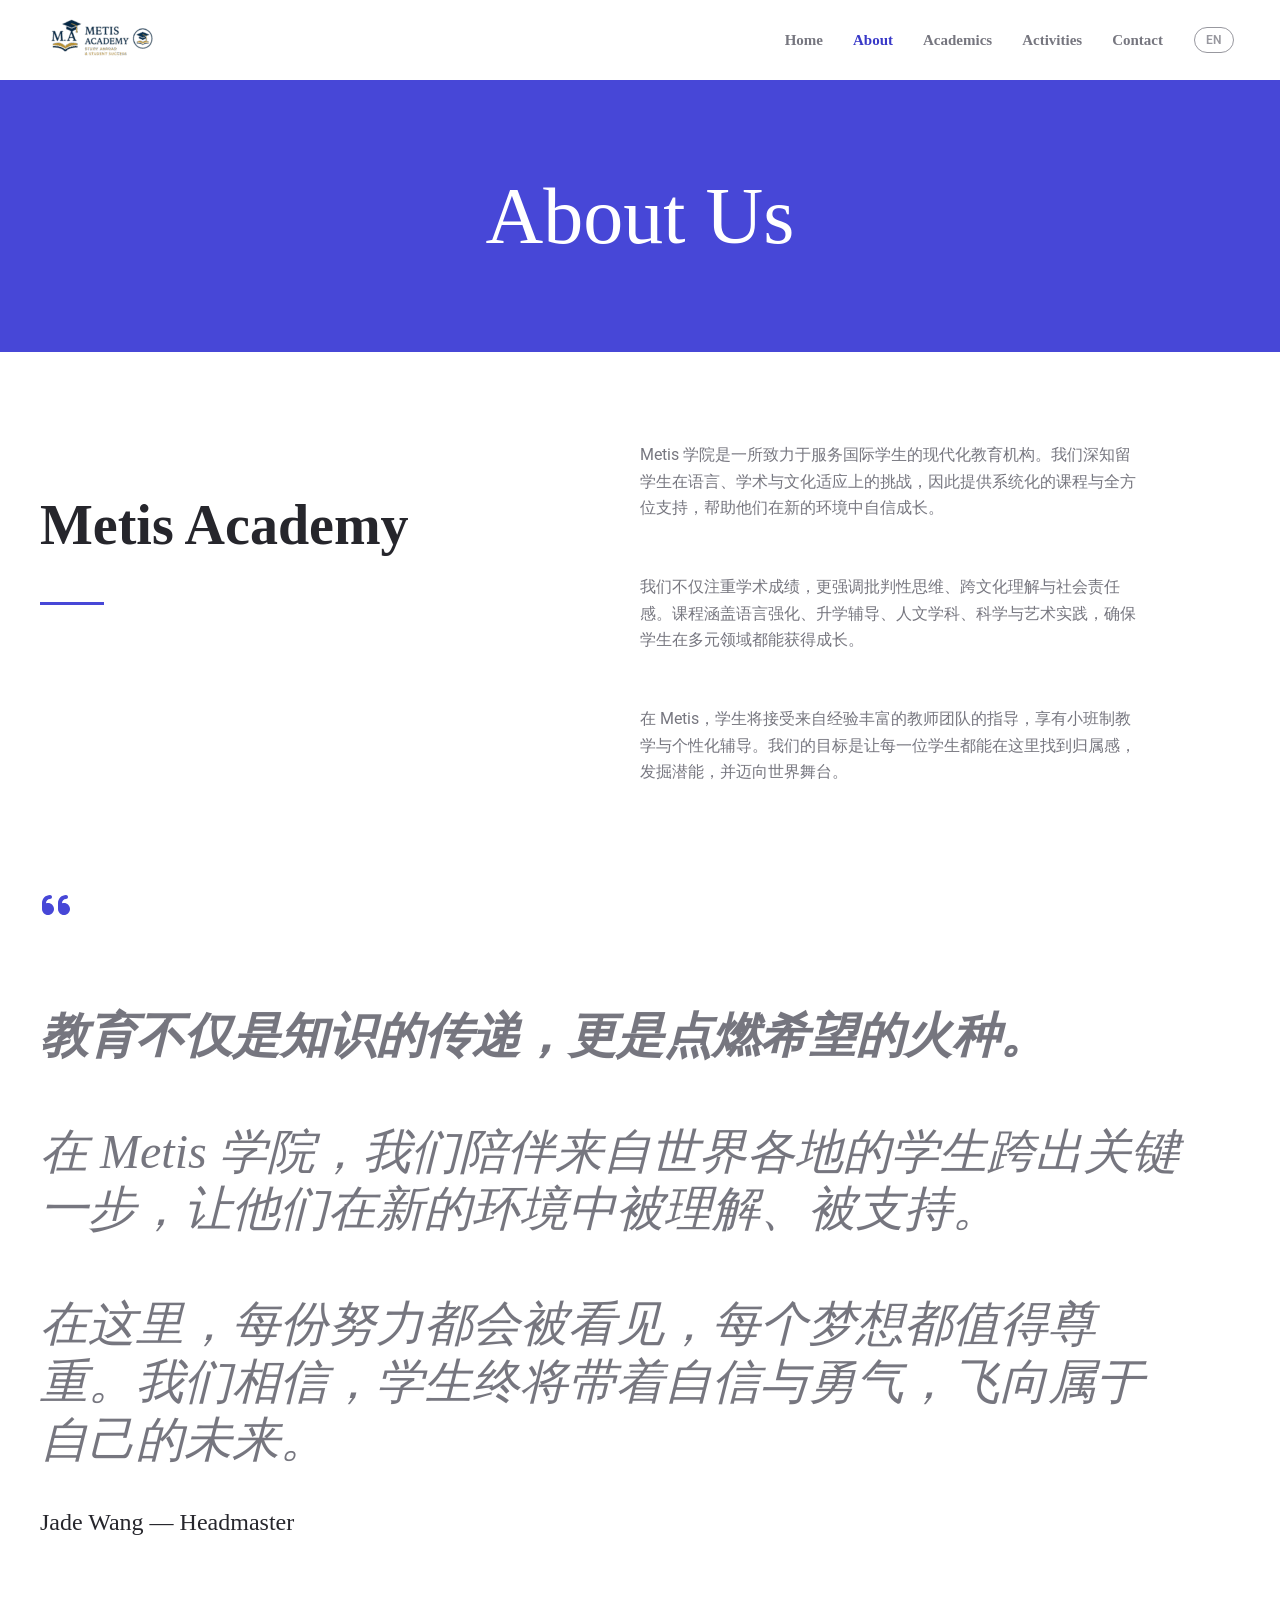
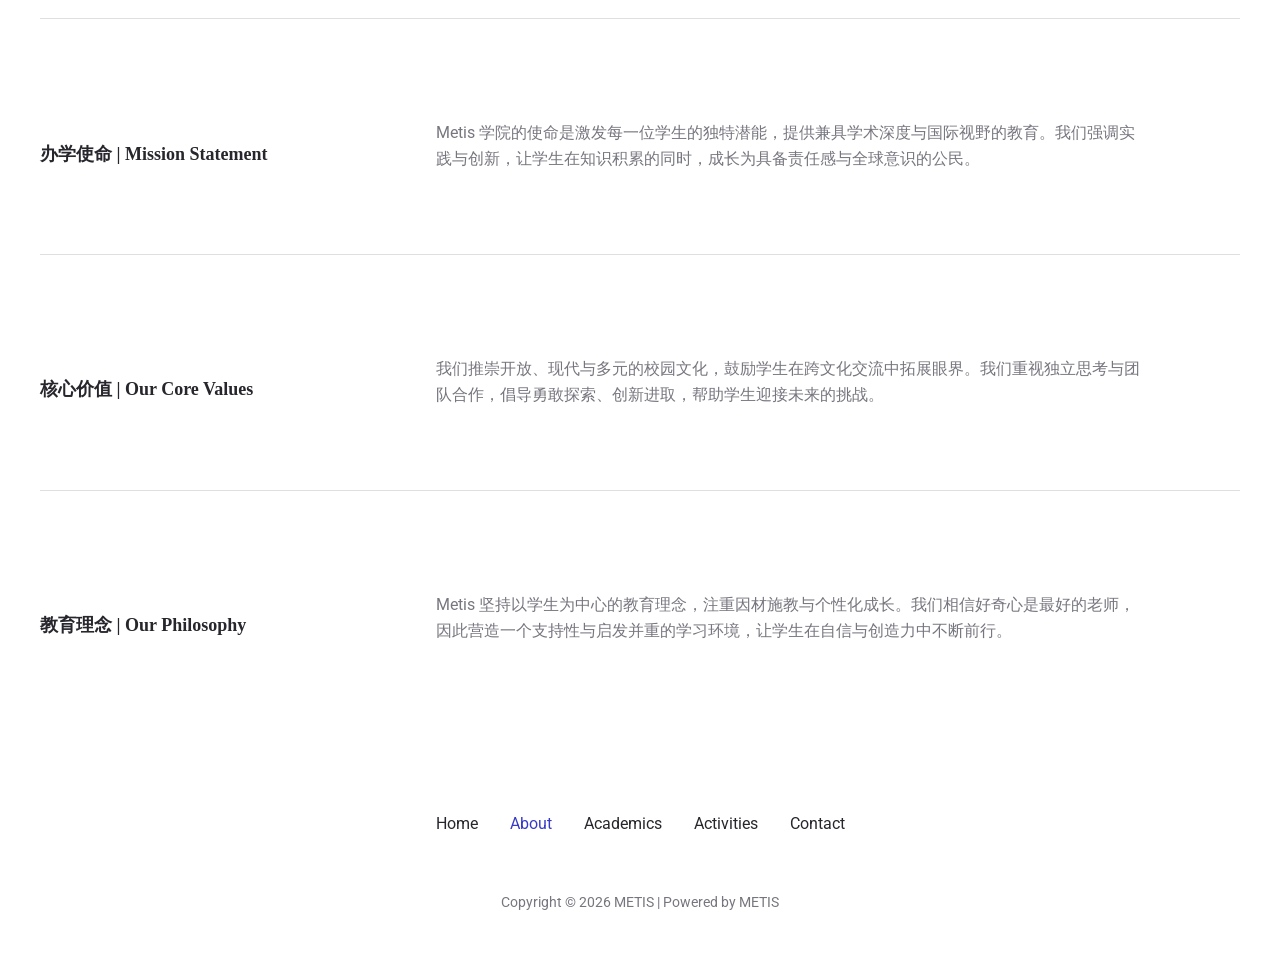
<file: about/index.html>
<!DOCTYPE html>
<html lang="zh-Hans">
<head>
<meta charset="UTF-8">
<meta name="viewport" content="width=device-width, initial-scale=1">
	<link rel="profile" href="https://gmpg.org/xfn/11"> 
	<title>About &#8211; METIS</title>
<meta name='robots' content='noindex, nofollow' />
<link rel="alternate" hreflang="zh-CN" href="index.html" />
<link rel="alternate" hreflang="en" href="../en/about/index.html" />
<style id='wp-img-auto-sizes-contain-inline-css'>
img:is([sizes=auto i],[sizes^="auto," i]){contain-intrinsic-size:3000px 1500px}
/*# sourceURL=wp-img-auto-sizes-contain-inline-css */
</style>
<link rel='stylesheet' id='astra-theme-css-css' href='../wp-content/themes/astra/assets/css/minified/main.min.css' media='all' />
<style id='astra-theme-css-inline-css'>
:root{--ast-post-nav-space:0;--ast-container-default-xlg-padding:6.67em;--ast-container-default-lg-padding:5.67em;--ast-container-default-slg-padding:4.34em;--ast-container-default-md-padding:3.34em;--ast-container-default-sm-padding:6.67em;--ast-container-default-xs-padding:2.4em;--ast-container-default-xxs-padding:1.4em;--ast-code-block-background:#EEEEEE;--ast-comment-inputs-background:#FAFAFA;--ast-normal-container-width:1200px;--ast-narrow-container-width:750px;--ast-blog-title-font-weight:normal;--ast-blog-meta-weight:inherit;--ast-global-color-primary:var(--ast-global-color-5);--ast-global-color-secondary:var(--ast-global-color-4);--ast-global-color-alternate-background:var(--ast-global-color-7);--ast-global-color-subtle-background:var(--ast-global-color-6);--ast-bg-style-guide:#F8FAFC;--ast-shadow-style-guide:0px 0px 4px 0 #00000057;--ast-global-dark-bg-style:#fff;--ast-global-dark-lfs:#fbfbfb;--ast-widget-bg-color:#fafafa;--ast-wc-container-head-bg-color:#fbfbfb;--ast-title-layout-bg:#eeeeee;--ast-search-border-color:#e7e7e7;--ast-lifter-hover-bg:#e6e6e6;--ast-gallery-block-color:#000;--srfm-color-input-label:var(--ast-global-color-2);}html{font-size:100%;}a,.page-title{color:var(--ast-global-color-2);}a:hover,a:focus{color:var(--ast-global-color-1);}body,button,input,select,textarea,.ast-button,.ast-custom-button{font-family:'Roboto',sans-serif;font-weight:400;font-size:16px;font-size:1rem;line-height:var(--ast-body-line-height,1.65em);}blockquote{color:var(--ast-global-color-3);}p,.entry-content p{margin-bottom:1em;}h1,h2,h3,h4,h5,h6,.entry-content :where(h1,h2,h3,h4,h5,h6),.site-title,.site-title a{font-family:Georgia,Times,serif;font-weight:400;line-height:1em;}.ast-site-identity .site-title a{color:var(--ast-global-color-2);}.site-title{font-size:35px;font-size:2.1875rem;display:none;}header .custom-logo-link img{max-width:126px;width:126px;}.astra-logo-svg{width:126px;}.site-header .site-description{font-size:15px;font-size:0.9375rem;display:none;}.entry-title{font-size:26px;font-size:1.625rem;}.archive .ast-article-post .ast-article-inner,.blog .ast-article-post .ast-article-inner,.archive .ast-article-post .ast-article-inner:hover,.blog .ast-article-post .ast-article-inner:hover{overflow:hidden;}h1,.entry-content :where(h1){font-size:80px;font-size:5rem;font-family:Georgia,Times,serif;line-height:1.4em;}h2,.entry-content :where(h2){font-size:56px;font-size:3.5rem;font-family:Georgia,Times,serif;line-height:1.3em;}h3,.entry-content :where(h3){font-size:40px;font-size:2.5rem;font-family:Georgia,Times,serif;line-height:1.3em;}h4,.entry-content :where(h4){font-size:32px;font-size:2rem;line-height:1.2em;font-family:Georgia,Times,serif;}h5,.entry-content :where(h5){font-size:24px;font-size:1.5rem;line-height:1.2em;font-family:Georgia,Times,serif;}h6,.entry-content :where(h6){font-size:18px;font-size:1.125rem;line-height:1.25em;font-family:Georgia,Times,serif;}::selection{background-color:var(--ast-global-color-0);color:#ffffff;}body,h1,h2,h3,h4,h5,h6,.entry-title a,.entry-content :where(h1,h2,h3,h4,h5,h6){color:var(--ast-global-color-3);}.tagcloud a:hover,.tagcloud a:focus,.tagcloud a.current-item{color:#ffffff;border-color:var(--ast-global-color-2);background-color:var(--ast-global-color-2);}input:focus,input[type="text"]:focus,input[type="email"]:focus,input[type="url"]:focus,input[type="password"]:focus,input[type="reset"]:focus,input[type="search"]:focus,textarea:focus{border-color:var(--ast-global-color-2);}input[type="radio"]:checked,input[type=reset],input[type="checkbox"]:checked,input[type="checkbox"]:hover:checked,input[type="checkbox"]:focus:checked,input[type=range]::-webkit-slider-thumb{border-color:var(--ast-global-color-2);background-color:var(--ast-global-color-2);box-shadow:none;}.site-footer a:hover + .post-count,.site-footer a:focus + .post-count{background:var(--ast-global-color-2);border-color:var(--ast-global-color-2);}.single .nav-links .nav-previous,.single .nav-links .nav-next{color:var(--ast-global-color-2);}.entry-meta,.entry-meta *{line-height:1.45;color:var(--ast-global-color-2);}.entry-meta a:not(.ast-button):hover,.entry-meta a:not(.ast-button):hover *,.entry-meta a:not(.ast-button):focus,.entry-meta a:not(.ast-button):focus *,.page-links > .page-link,.page-links .page-link:hover,.post-navigation a:hover{color:var(--ast-global-color-1);}#cat option,.secondary .calendar_wrap thead a,.secondary .calendar_wrap thead a:visited{color:var(--ast-global-color-2);}.secondary .calendar_wrap #today,.ast-progress-val span{background:var(--ast-global-color-2);}.secondary a:hover + .post-count,.secondary a:focus + .post-count{background:var(--ast-global-color-2);border-color:var(--ast-global-color-2);}.calendar_wrap #today > a{color:#ffffff;}.page-links .page-link,.single .post-navigation a{color:var(--ast-global-color-2);}.ast-search-menu-icon .search-form button.search-submit{padding:0 4px;}.ast-search-menu-icon form.search-form{padding-right:0;}.ast-search-menu-icon.slide-search input.search-field{width:0;}.ast-header-search .ast-search-menu-icon.ast-dropdown-active .search-form,.ast-header-search .ast-search-menu-icon.ast-dropdown-active .search-field:focus{transition:all 0.2s;}.search-form input.search-field:focus{outline:none;}.wp-block-latest-posts > li > a{color:var(--ast-global-color-2);}.widget-title,.widget .wp-block-heading{font-size:22px;font-size:1.375rem;color:var(--ast-global-color-3);}.ast-search-menu-icon.slide-search a:focus-visible:focus-visible,.astra-search-icon:focus-visible,#close:focus-visible,a:focus-visible,.ast-menu-toggle:focus-visible,.site .skip-link:focus-visible,.wp-block-loginout input:focus-visible,.wp-block-search.wp-block-search__button-inside .wp-block-search__inside-wrapper,.ast-header-navigation-arrow:focus-visible,.ast-orders-table__row .ast-orders-table__cell:focus-visible,a#ast-apply-coupon:focus-visible,#ast-apply-coupon:focus-visible,#close:focus-visible,.button.search-submit:focus-visible,#search_submit:focus,.normal-search:focus-visible,.ast-header-account-wrap:focus-visible,.astra-cart-drawer-close:focus,.ast-single-variation:focus,.ast-button:focus{outline-style:dotted;outline-color:inherit;outline-width:thin;}input:focus,input[type="text"]:focus,input[type="email"]:focus,input[type="url"]:focus,input[type="password"]:focus,input[type="reset"]:focus,input[type="search"]:focus,input[type="number"]:focus,textarea:focus,.wp-block-search__input:focus,[data-section="section-header-mobile-trigger"] .ast-button-wrap .ast-mobile-menu-trigger-minimal:focus,.ast-mobile-popup-drawer.active .menu-toggle-close:focus,#ast-scroll-top:focus,#coupon_code:focus,#ast-coupon-code:focus{border-style:dotted;border-color:inherit;border-width:thin;}input{outline:none;}.site-logo-img img{ transition:all 0.2s linear;}body .ast-oembed-container *{position:absolute;top:0;width:100%;height:100%;left:0;}body .wp-block-embed-pocket-casts .ast-oembed-container *{position:unset;}.ast-single-post-featured-section + article {margin-top: 2em;}.site-content .ast-single-post-featured-section img {width: 100%;overflow: hidden;object-fit: cover;}.site > .ast-single-related-posts-container {margin-top: 0;}@media (min-width: 922px) {.ast-desktop .ast-container--narrow {max-width: var(--ast-narrow-container-width);margin: 0 auto;}}@media (max-width:921.9px){#ast-desktop-header{display:none;}}@media (min-width:922px){#ast-mobile-header{display:none;}}.wp-block-buttons.aligncenter{justify-content:center;}@media (max-width:921px){.ast-theme-transparent-header #primary,.ast-theme-transparent-header #secondary{padding:0;}}@media (max-width:921px){.ast-plain-container.ast-no-sidebar #primary{padding:0;}}.ast-plain-container.ast-no-sidebar #primary{margin-top:0;margin-bottom:0;}.wp-block-button.is-style-outline .wp-block-button__link{border-color:var(--ast-global-color-5);}div.wp-block-button.is-style-outline > .wp-block-button__link:not(.has-text-color),div.wp-block-button.wp-block-button__link.is-style-outline:not(.has-text-color){color:var(--ast-global-color-5);}.wp-block-button.is-style-outline .wp-block-button__link:hover,.wp-block-buttons .wp-block-button.is-style-outline .wp-block-button__link:focus,.wp-block-buttons .wp-block-button.is-style-outline > .wp-block-button__link:not(.has-text-color):hover,.wp-block-buttons .wp-block-button.wp-block-button__link.is-style-outline:not(.has-text-color):hover{color:var(--ast-global-color-2);background-color:var(--ast-global-color-4);border-color:var(--ast-global-color-4);}.post-page-numbers.current .page-link,.ast-pagination .page-numbers.current{color:#ffffff;border-color:var(--ast-global-color-0);background-color:var(--ast-global-color-0);}.wp-block-button.is-style-outline .wp-block-button__link.wp-element-button,.ast-outline-button{border-color:var(--ast-global-color-5);font-family:Georgia,Times,serif;font-weight:700;font-size:15px;font-size:0.9375rem;line-height:1em;border-top-left-radius:4px;border-top-right-radius:4px;border-bottom-right-radius:4px;border-bottom-left-radius:4px;}.wp-block-buttons .wp-block-button.is-style-outline > .wp-block-button__link:not(.has-text-color),.wp-block-buttons .wp-block-button.wp-block-button__link.is-style-outline:not(.has-text-color),.ast-outline-button{color:var(--ast-global-color-5);}.wp-block-button.is-style-outline .wp-block-button__link:hover,.wp-block-buttons .wp-block-button.is-style-outline .wp-block-button__link:focus,.wp-block-buttons .wp-block-button.is-style-outline > .wp-block-button__link:not(.has-text-color):hover,.wp-block-buttons .wp-block-button.wp-block-button__link.is-style-outline:not(.has-text-color):hover,.ast-outline-button:hover,.ast-outline-button:focus,.wp-block-uagb-buttons-child .uagb-buttons-repeater.ast-outline-button:hover,.wp-block-uagb-buttons-child .uagb-buttons-repeater.ast-outline-button:focus{color:var(--ast-global-color-2);background-color:var(--ast-global-color-4);border-color:var(--ast-global-color-4);}.wp-block-button .wp-block-button__link.wp-element-button.is-style-outline:not(.has-background),.wp-block-button.is-style-outline>.wp-block-button__link.wp-element-button:not(.has-background),.ast-outline-button{background-color:var(--ast-global-color-5);}.entry-content[data-ast-blocks-layout] > figure{margin-bottom:1em;}@media (max-width:921px){.ast-separate-container #primary,.ast-separate-container #secondary{padding:1.5em 0;}#primary,#secondary{padding:1.5em 0;margin:0;}.ast-left-sidebar #content > .ast-container{display:flex;flex-direction:column-reverse;width:100%;}.ast-separate-container .ast-article-post,.ast-separate-container .ast-article-single{padding:1.5em 2.14em;}.ast-author-box img.avatar{margin:20px 0 0 0;}}@media (min-width:922px){.ast-separate-container.ast-right-sidebar #primary,.ast-separate-container.ast-left-sidebar #primary{border:0;}.search-no-results.ast-separate-container #primary{margin-bottom:4em;}}.wp-block-button .wp-block-button__link{color:var(--ast-global-color-2);}.wp-block-button .wp-block-button__link:hover,.wp-block-button .wp-block-button__link:focus{color:var(--ast-global-color-2);background-color:var(--ast-global-color-4);border-color:var(--ast-global-color-4);}.wp-block-button .wp-block-button__link,.wp-block-search .wp-block-search__button,body .wp-block-file .wp-block-file__button{border-color:var(--ast-global-color-5);background-color:var(--ast-global-color-5);color:var(--ast-global-color-2);font-family:Georgia,Times,serif;font-weight:700;line-height:1em;font-size:15px;font-size:0.9375rem;border-top-left-radius:4px;border-top-right-radius:4px;border-bottom-right-radius:4px;border-bottom-left-radius:4px;padding-top:15px;padding-right:24px;padding-bottom:15px;padding-left:24px;}.menu-toggle,button,.ast-button,.ast-custom-button,.button,input#submit,input[type="button"],input[type="submit"],input[type="reset"],form[CLASS*="wp-block-search__"].wp-block-search .wp-block-search__inside-wrapper .wp-block-search__button,body .wp-block-file .wp-block-file__button{border-style:solid;border-top-width:0;border-right-width:0;border-left-width:0;border-bottom-width:0;color:var(--ast-global-color-2);border-color:var(--ast-global-color-5);background-color:var(--ast-global-color-5);padding-top:15px;padding-right:24px;padding-bottom:15px;padding-left:24px;font-family:Georgia,Times,serif;font-weight:700;font-size:15px;font-size:0.9375rem;line-height:1em;border-top-left-radius:4px;border-top-right-radius:4px;border-bottom-right-radius:4px;border-bottom-left-radius:4px;}button:focus,.menu-toggle:hover,button:hover,.ast-button:hover,.ast-custom-button:hover .button:hover,.ast-custom-button:hover ,input[type=reset]:hover,input[type=reset]:focus,input#submit:hover,input#submit:focus,input[type="button"]:hover,input[type="button"]:focus,input[type="submit"]:hover,input[type="submit"]:focus,form[CLASS*="wp-block-search__"].wp-block-search .wp-block-search__inside-wrapper .wp-block-search__button:hover,form[CLASS*="wp-block-search__"].wp-block-search .wp-block-search__inside-wrapper .wp-block-search__button:focus,body .wp-block-file .wp-block-file__button:hover,body .wp-block-file .wp-block-file__button:focus{color:var(--ast-global-color-2);background-color:var(--ast-global-color-4);border-color:var(--ast-global-color-4);}@media (max-width:921px){.ast-mobile-header-stack .main-header-bar .ast-search-menu-icon{display:inline-block;}.ast-header-break-point.ast-header-custom-item-outside .ast-mobile-header-stack .main-header-bar .ast-search-icon{margin:0;}.ast-comment-avatar-wrap img{max-width:2.5em;}.ast-comment-meta{padding:0 1.8888em 1.3333em;}.ast-separate-container .ast-comment-list li.depth-1{padding:1.5em 2.14em;}.ast-separate-container .comment-respond{padding:2em 2.14em;}}@media (min-width:544px){.ast-container{max-width:100%;}}@media (max-width:544px){.ast-separate-container .ast-article-post,.ast-separate-container .ast-article-single,.ast-separate-container .comments-title,.ast-separate-container .ast-archive-description{padding:1.5em 1em;}.ast-separate-container #content .ast-container{padding-left:0.54em;padding-right:0.54em;}.ast-separate-container .ast-comment-list .bypostauthor{padding:.5em;}.ast-search-menu-icon.ast-dropdown-active .search-field{width:170px;}} #ast-mobile-header .ast-site-header-cart-li a{pointer-events:none;}body,.ast-separate-container{background-color:var(--ast-global-color-4);background-image:none;}@media (max-width:921px){.widget-title{font-size:22px;font-size:1.375rem;}body,button,input,select,textarea,.ast-button,.ast-custom-button{font-size:16px;font-size:1rem;}#secondary,#secondary button,#secondary input,#secondary select,#secondary textarea{font-size:16px;font-size:1rem;}.site-title{display:none;}.site-header .site-description{display:none;}h1,.entry-content :where(h1){font-size:56px;}h2,.entry-content :where(h2){font-size:40px;}h3,.entry-content :where(h3){font-size:32px;}h4,.entry-content :where(h4){font-size:24px;font-size:1.5rem;}h5,.entry-content :where(h5){font-size:20px;font-size:1.25rem;}h6,.entry-content :where(h6){font-size:17px;font-size:1.0625rem;}.astra-logo-svg{width:120px;}header .custom-logo-link img,.ast-header-break-point .site-logo-img .custom-mobile-logo-link img{max-width:120px;width:120px;}}@media (max-width:544px){.widget-title{font-size:21px;font-size:1.4rem;}body,button,input,select,textarea,.ast-button,.ast-custom-button{font-size:15px;font-size:0.9375rem;}#secondary,#secondary button,#secondary input,#secondary select,#secondary textarea{font-size:15px;font-size:0.9375rem;}.site-title{display:none;}.site-header .site-description{display:none;}h1,.entry-content :where(h1){font-size:36px;}h2,.entry-content :where(h2){font-size:32px;}h3,.entry-content :where(h3){font-size:24px;}h4,.entry-content :where(h4){font-size:20px;font-size:1.25rem;}h5,.entry-content :where(h5){font-size:18px;font-size:1.125rem;}h6,.entry-content :where(h6){font-size:16px;font-size:1rem;}header .custom-logo-link img,.ast-header-break-point .site-branding img,.ast-header-break-point .custom-logo-link img{max-width:112px;width:112px;}.astra-logo-svg{width:112px;}.ast-header-break-point .site-logo-img .custom-mobile-logo-link img{max-width:112px;}}@media (max-width:544px){html{font-size:100%;}}@media (min-width:922px){.ast-container{max-width:1240px;}}@media (min-width:922px){.site-content .ast-container{display:flex;}}@media (max-width:921px){.site-content .ast-container{flex-direction:column;}}@media (min-width:922px){.main-header-menu .sub-menu .menu-item.ast-left-align-sub-menu:hover > .sub-menu,.main-header-menu .sub-menu .menu-item.ast-left-align-sub-menu.focus > .sub-menu{margin-left:-0px;}}.site .comments-area{padding-bottom:3em;}.wp-block-file {display: flex;align-items: center;flex-wrap: wrap;justify-content: space-between;}.wp-block-pullquote {border: none;}.wp-block-pullquote blockquote::before {content: "\201D";font-family: "Helvetica",sans-serif;display: flex;transform: rotate( 180deg );font-size: 6rem;font-style: normal;line-height: 1;font-weight: bold;align-items: center;justify-content: center;}.has-text-align-right > blockquote::before {justify-content: flex-start;}.has-text-align-left > blockquote::before {justify-content: flex-end;}figure.wp-block-pullquote.is-style-solid-color blockquote {max-width: 100%;text-align: inherit;}:root {--wp--custom--ast-default-block-top-padding: 3em;--wp--custom--ast-default-block-right-padding: 3em;--wp--custom--ast-default-block-bottom-padding: 3em;--wp--custom--ast-default-block-left-padding: 3em;--wp--custom--ast-container-width: 1200px;--wp--custom--ast-content-width-size: 1200px;--wp--custom--ast-wide-width-size: calc(1200px + var(--wp--custom--ast-default-block-left-padding) + var(--wp--custom--ast-default-block-right-padding));}.ast-narrow-container {--wp--custom--ast-content-width-size: 750px;--wp--custom--ast-wide-width-size: 750px;}@media(max-width: 921px) {:root {--wp--custom--ast-default-block-top-padding: 3em;--wp--custom--ast-default-block-right-padding: 2em;--wp--custom--ast-default-block-bottom-padding: 3em;--wp--custom--ast-default-block-left-padding: 2em;}}@media(max-width: 544px) {:root {--wp--custom--ast-default-block-top-padding: 3em;--wp--custom--ast-default-block-right-padding: 1.5em;--wp--custom--ast-default-block-bottom-padding: 3em;--wp--custom--ast-default-block-left-padding: 1.5em;}}.entry-content > .wp-block-group,.entry-content > .wp-block-cover,.entry-content > .wp-block-columns {padding-top: var(--wp--custom--ast-default-block-top-padding);padding-right: var(--wp--custom--ast-default-block-right-padding);padding-bottom: var(--wp--custom--ast-default-block-bottom-padding);padding-left: var(--wp--custom--ast-default-block-left-padding);}.ast-plain-container.ast-no-sidebar .entry-content > .alignfull,.ast-page-builder-template .ast-no-sidebar .entry-content > .alignfull {margin-left: calc( -50vw + 50%);margin-right: calc( -50vw + 50%);max-width: 100vw;width: 100vw;}.ast-plain-container.ast-no-sidebar .entry-content .alignfull .alignfull,.ast-page-builder-template.ast-no-sidebar .entry-content .alignfull .alignfull,.ast-plain-container.ast-no-sidebar .entry-content .alignfull .alignwide,.ast-page-builder-template.ast-no-sidebar .entry-content .alignfull .alignwide,.ast-plain-container.ast-no-sidebar .entry-content .alignwide .alignfull,.ast-page-builder-template.ast-no-sidebar .entry-content .alignwide .alignfull,.ast-plain-container.ast-no-sidebar .entry-content .alignwide .alignwide,.ast-page-builder-template.ast-no-sidebar .entry-content .alignwide .alignwide,.ast-plain-container.ast-no-sidebar .entry-content .wp-block-column .alignfull,.ast-page-builder-template.ast-no-sidebar .entry-content .wp-block-column .alignfull,.ast-plain-container.ast-no-sidebar .entry-content .wp-block-column .alignwide,.ast-page-builder-template.ast-no-sidebar .entry-content .wp-block-column .alignwide {margin-left: auto;margin-right: auto;width: 100%;}[data-ast-blocks-layout] .wp-block-separator:not(.is-style-dots) {height: 0;}[data-ast-blocks-layout] .wp-block-separator {margin: 20px auto;}[data-ast-blocks-layout] .wp-block-separator:not(.is-style-wide):not(.is-style-dots) {max-width: 100px;}[data-ast-blocks-layout] .wp-block-separator.has-background {padding: 0;}.entry-content[data-ast-blocks-layout] > * {max-width: var(--wp--custom--ast-content-width-size);margin-left: auto;margin-right: auto;}.entry-content[data-ast-blocks-layout] > .alignwide {max-width: var(--wp--custom--ast-wide-width-size);}.entry-content[data-ast-blocks-layout] .alignfull {max-width: none;}.entry-content .wp-block-columns {margin-bottom: 0;}blockquote {margin: 1.5em;border-color: rgba(0,0,0,0.05);}.wp-block-quote:not(.has-text-align-right):not(.has-text-align-center) {border-left: 5px solid rgba(0,0,0,0.05);}.has-text-align-right > blockquote,blockquote.has-text-align-right {border-right: 5px solid rgba(0,0,0,0.05);}.has-text-align-left > blockquote,blockquote.has-text-align-left {border-left: 5px solid rgba(0,0,0,0.05);}.wp-block-site-tagline,.wp-block-latest-posts .read-more {margin-top: 15px;}.wp-block-loginout p label {display: block;}.wp-block-loginout p:not(.login-remember):not(.login-submit) input {width: 100%;}.wp-block-loginout input:focus {border-color: transparent;}.wp-block-loginout input:focus {outline: thin dotted;}.entry-content .wp-block-media-text .wp-block-media-text__content {padding: 0 0 0 8%;}.entry-content .wp-block-media-text.has-media-on-the-right .wp-block-media-text__content {padding: 0 8% 0 0;}.entry-content .wp-block-media-text.has-background .wp-block-media-text__content {padding: 8%;}.entry-content .wp-block-cover:not([class*="background-color"]):not(.has-text-color.has-link-color) .wp-block-cover__inner-container,.entry-content .wp-block-cover:not([class*="background-color"]) .wp-block-cover-image-text,.entry-content .wp-block-cover:not([class*="background-color"]) .wp-block-cover-text,.entry-content .wp-block-cover-image:not([class*="background-color"]) .wp-block-cover__inner-container,.entry-content .wp-block-cover-image:not([class*="background-color"]) .wp-block-cover-image-text,.entry-content .wp-block-cover-image:not([class*="background-color"]) .wp-block-cover-text {color: var(--ast-global-color-primary,var(--ast-global-color-5));}.wp-block-loginout .login-remember input {width: 1.1rem;height: 1.1rem;margin: 0 5px 4px 0;vertical-align: middle;}.wp-block-latest-posts > li > *:first-child,.wp-block-latest-posts:not(.is-grid) > li:first-child {margin-top: 0;}.entry-content > .wp-block-buttons,.entry-content > .wp-block-uagb-buttons {margin-bottom: 1.5em;}.wp-block-search__inside-wrapper .wp-block-search__input {padding: 0 10px;color: var(--ast-global-color-3);background: var(--ast-global-color-primary,var(--ast-global-color-5));border-color: var(--ast-border-color);}.wp-block-latest-posts .read-more {margin-bottom: 1.5em;}.wp-block-search__no-button .wp-block-search__inside-wrapper .wp-block-search__input {padding-top: 5px;padding-bottom: 5px;}.wp-block-latest-posts .wp-block-latest-posts__post-date,.wp-block-latest-posts .wp-block-latest-posts__post-author {font-size: 1rem;}.wp-block-latest-posts > li > *,.wp-block-latest-posts:not(.is-grid) > li {margin-top: 12px;margin-bottom: 12px;}.ast-page-builder-template .entry-content[data-ast-blocks-layout] > *,.ast-page-builder-template .entry-content[data-ast-blocks-layout] > .alignfull:not(.wp-block-group):not(.uagb-is-root-container) > * {max-width: none;}.ast-page-builder-template .entry-content[data-ast-blocks-layout] > .alignwide:not(.uagb-is-root-container) > * {max-width: var(--wp--custom--ast-wide-width-size);}.ast-page-builder-template .entry-content[data-ast-blocks-layout] > .inherit-container-width > *,.ast-page-builder-template .entry-content[data-ast-blocks-layout] > *:not(.wp-block-group):not(.uagb-is-root-container) > *,.entry-content[data-ast-blocks-layout] > .wp-block-cover .wp-block-cover__inner-container {max-width: var(--wp--custom--ast-content-width-size) ;margin-left: auto;margin-right: auto;}.entry-content[data-ast-blocks-layout] .wp-block-cover:not(.alignleft):not(.alignright) {width: auto;}@media(max-width: 1200px) {.ast-separate-container .entry-content > .alignfull,.ast-separate-container .entry-content[data-ast-blocks-layout] > .alignwide,.ast-plain-container .entry-content[data-ast-blocks-layout] > .alignwide,.ast-plain-container .entry-content .alignfull {margin-left: calc(-1 * min(var(--ast-container-default-xlg-padding),20px)) ;margin-right: calc(-1 * min(var(--ast-container-default-xlg-padding),20px));}}@media(min-width: 1201px) {.ast-separate-container .entry-content > .alignfull {margin-left: calc(-1 * var(--ast-container-default-xlg-padding) );margin-right: calc(-1 * var(--ast-container-default-xlg-padding) );}.ast-separate-container .entry-content[data-ast-blocks-layout] > .alignwide,.ast-plain-container .entry-content[data-ast-blocks-layout] > .alignwide {margin-left: calc(-1 * var(--wp--custom--ast-default-block-left-padding) );margin-right: calc(-1 * var(--wp--custom--ast-default-block-right-padding) );}}@media(min-width: 921px) {.ast-separate-container .entry-content .wp-block-group.alignwide:not(.inherit-container-width) > :where(:not(.alignleft):not(.alignright)),.ast-plain-container .entry-content .wp-block-group.alignwide:not(.inherit-container-width) > :where(:not(.alignleft):not(.alignright)) {max-width: calc( var(--wp--custom--ast-content-width-size) + 80px );}.ast-plain-container.ast-right-sidebar .entry-content[data-ast-blocks-layout] .alignfull,.ast-plain-container.ast-left-sidebar .entry-content[data-ast-blocks-layout] .alignfull {margin-left: -60px;margin-right: -60px;}}@media(min-width: 544px) {.entry-content > .alignleft {margin-right: 20px;}.entry-content > .alignright {margin-left: 20px;}}@media (max-width:544px){.wp-block-columns .wp-block-column:not(:last-child){margin-bottom:20px;}.wp-block-latest-posts{margin:0;}}@media( max-width: 600px ) {.entry-content .wp-block-media-text .wp-block-media-text__content,.entry-content .wp-block-media-text.has-media-on-the-right .wp-block-media-text__content {padding: 8% 0 0;}.entry-content .wp-block-media-text.has-background .wp-block-media-text__content {padding: 8%;}}.ast-page-builder-template .entry-header {padding-left: 0;}.ast-narrow-container .site-content .wp-block-uagb-image--align-full .wp-block-uagb-image__figure {max-width: 100%;margin-left: auto;margin-right: auto;}:root .has-ast-global-color-0-color{color:var(--ast-global-color-0);}:root .has-ast-global-color-0-background-color{background-color:var(--ast-global-color-0);}:root .wp-block-button .has-ast-global-color-0-color{color:var(--ast-global-color-0);}:root .wp-block-button .has-ast-global-color-0-background-color{background-color:var(--ast-global-color-0);}:root .has-ast-global-color-1-color{color:var(--ast-global-color-1);}:root .has-ast-global-color-1-background-color{background-color:var(--ast-global-color-1);}:root .wp-block-button .has-ast-global-color-1-color{color:var(--ast-global-color-1);}:root .wp-block-button .has-ast-global-color-1-background-color{background-color:var(--ast-global-color-1);}:root .has-ast-global-color-2-color{color:var(--ast-global-color-2);}:root .has-ast-global-color-2-background-color{background-color:var(--ast-global-color-2);}:root .wp-block-button .has-ast-global-color-2-color{color:var(--ast-global-color-2);}:root .wp-block-button .has-ast-global-color-2-background-color{background-color:var(--ast-global-color-2);}:root .has-ast-global-color-3-color{color:var(--ast-global-color-3);}:root .has-ast-global-color-3-background-color{background-color:var(--ast-global-color-3);}:root .wp-block-button .has-ast-global-color-3-color{color:var(--ast-global-color-3);}:root .wp-block-button .has-ast-global-color-3-background-color{background-color:var(--ast-global-color-3);}:root .has-ast-global-color-4-color{color:var(--ast-global-color-4);}:root .has-ast-global-color-4-background-color{background-color:var(--ast-global-color-4);}:root .wp-block-button .has-ast-global-color-4-color{color:var(--ast-global-color-4);}:root .wp-block-button .has-ast-global-color-4-background-color{background-color:var(--ast-global-color-4);}:root .has-ast-global-color-5-color{color:var(--ast-global-color-5);}:root .has-ast-global-color-5-background-color{background-color:var(--ast-global-color-5);}:root .wp-block-button .has-ast-global-color-5-color{color:var(--ast-global-color-5);}:root .wp-block-button .has-ast-global-color-5-background-color{background-color:var(--ast-global-color-5);}:root .has-ast-global-color-6-color{color:var(--ast-global-color-6);}:root .has-ast-global-color-6-background-color{background-color:var(--ast-global-color-6);}:root .wp-block-button .has-ast-global-color-6-color{color:var(--ast-global-color-6);}:root .wp-block-button .has-ast-global-color-6-background-color{background-color:var(--ast-global-color-6);}:root .has-ast-global-color-7-color{color:var(--ast-global-color-7);}:root .has-ast-global-color-7-background-color{background-color:var(--ast-global-color-7);}:root .wp-block-button .has-ast-global-color-7-color{color:var(--ast-global-color-7);}:root .wp-block-button .has-ast-global-color-7-background-color{background-color:var(--ast-global-color-7);}:root .has-ast-global-color-8-color{color:var(--ast-global-color-8);}:root .has-ast-global-color-8-background-color{background-color:var(--ast-global-color-8);}:root .wp-block-button .has-ast-global-color-8-color{color:var(--ast-global-color-8);}:root .wp-block-button .has-ast-global-color-8-background-color{background-color:var(--ast-global-color-8);}:root{--ast-global-color-0:#4747d7;--ast-global-color-1:#3939c8;--ast-global-color-2:#26262c;--ast-global-color-3:#76767f;--ast-global-color-4:#ffffff;--ast-global-color-5:#ffffff;--ast-global-color-6:#243673;--ast-global-color-7:#26262c;--ast-global-color-8:#bfd1ff;}:root {--ast-border-color : #dddddd;}.ast-single-entry-banner {-js-display: flex;display: flex;flex-direction: column;justify-content: center;text-align: center;position: relative;background: var(--ast-title-layout-bg);}.ast-single-entry-banner[data-banner-layout="layout-1"] {max-width: 1200px;background: inherit;padding: 20px 0;}.ast-single-entry-banner[data-banner-width-type="custom"] {margin: 0 auto;width: 100%;}.ast-single-entry-banner + .site-content .entry-header {margin-bottom: 0;}.site .ast-author-avatar {--ast-author-avatar-size: ;}a.ast-underline-text {text-decoration: underline;}.ast-container > .ast-terms-link {position: relative;display: block;}a.ast-button.ast-badge-tax {padding: 4px 8px;border-radius: 3px;font-size: inherit;}header.entry-header > *:not(:last-child){margin-bottom:10px;}.ast-archive-entry-banner {-js-display: flex;display: flex;flex-direction: column;justify-content: center;text-align: center;position: relative;background: var(--ast-title-layout-bg);}.ast-archive-entry-banner[data-banner-width-type="custom"] {margin: 0 auto;width: 100%;}.ast-archive-entry-banner[data-banner-layout="layout-1"] {background: inherit;padding: 20px 0;text-align: left;}body.archive .ast-archive-description{max-width:1200px;width:100%;text-align:left;padding-top:3em;padding-right:3em;padding-bottom:3em;padding-left:3em;}body.archive .ast-archive-description .ast-archive-title,body.archive .ast-archive-description .ast-archive-title *{font-size:40px;font-size:2.5rem;}body.archive .ast-archive-description > *:not(:last-child){margin-bottom:10px;}@media (max-width:921px){body.archive .ast-archive-description{text-align:left;}}@media (max-width:544px){body.archive .ast-archive-description{text-align:left;}}.ast-breadcrumbs .trail-browse,.ast-breadcrumbs .trail-items,.ast-breadcrumbs .trail-items li{display:inline-block;margin:0;padding:0;border:none;background:inherit;text-indent:0;text-decoration:none;}.ast-breadcrumbs .trail-browse{font-size:inherit;font-style:inherit;font-weight:inherit;color:inherit;}.ast-breadcrumbs .trail-items{list-style:none;}.trail-items li::after{padding:0 0.3em;content:"\00bb";}.trail-items li:last-of-type::after{display:none;}h1,h2,h3,h4,h5,h6,.entry-content :where(h1,h2,h3,h4,h5,h6){color:var(--ast-global-color-2);}@media (max-width:921px){.ast-builder-grid-row-container.ast-builder-grid-row-tablet-3-firstrow .ast-builder-grid-row > *:first-child,.ast-builder-grid-row-container.ast-builder-grid-row-tablet-3-lastrow .ast-builder-grid-row > *:last-child{grid-column:1 / -1;}}@media (max-width:544px){.ast-builder-grid-row-container.ast-builder-grid-row-mobile-3-firstrow .ast-builder-grid-row > *:first-child,.ast-builder-grid-row-container.ast-builder-grid-row-mobile-3-lastrow .ast-builder-grid-row > *:last-child{grid-column:1 / -1;}}.ast-builder-layout-element[data-section="title_tagline"]{display:flex;}@media (max-width:921px){.ast-header-break-point .ast-builder-layout-element[data-section="title_tagline"]{display:flex;}}@media (max-width:544px){.ast-header-break-point .ast-builder-layout-element[data-section="title_tagline"]{display:flex;}}.ast-builder-menu-1{font-family:Georgia,Times,serif;font-weight:700;}.ast-builder-menu-1 .menu-item > .menu-link{font-size:15px;font-size:0.9375rem;color:var(--ast-global-color-3);}.ast-builder-menu-1 .menu-item > .ast-menu-toggle{color:var(--ast-global-color-3);}.ast-builder-menu-1 .menu-item:hover > .menu-link,.ast-builder-menu-1 .inline-on-mobile .menu-item:hover > .ast-menu-toggle{color:var(--ast-global-color-1);}.ast-builder-menu-1 .menu-item:hover > .ast-menu-toggle{color:var(--ast-global-color-1);}.ast-builder-menu-1 .menu-item.current-menu-item > .menu-link,.ast-builder-menu-1 .inline-on-mobile .menu-item.current-menu-item > .ast-menu-toggle,.ast-builder-menu-1 .current-menu-ancestor > .menu-link{color:var(--ast-global-color-1);}.ast-builder-menu-1 .menu-item.current-menu-item > .ast-menu-toggle{color:var(--ast-global-color-1);}.ast-builder-menu-1 .sub-menu,.ast-builder-menu-1 .inline-on-mobile .sub-menu{border-top-width:2px;border-bottom-width:0px;border-right-width:0px;border-left-width:0px;border-color:var(--ast-global-color-0);border-style:solid;}.ast-builder-menu-1 .sub-menu .sub-menu{top:-2px;}.ast-builder-menu-1 .main-header-menu > .menu-item > .sub-menu,.ast-builder-menu-1 .main-header-menu > .menu-item > .astra-full-megamenu-wrapper{margin-top:0px;}.ast-desktop .ast-builder-menu-1 .main-header-menu > .menu-item > .sub-menu:before,.ast-desktop .ast-builder-menu-1 .main-header-menu > .menu-item > .astra-full-megamenu-wrapper:before{height:calc( 0px + 2px + 5px );}.ast-desktop .ast-builder-menu-1 .menu-item .sub-menu .menu-link{border-style:none;}@media (max-width:921px){.ast-header-break-point .ast-builder-menu-1 .menu-item.menu-item-has-children > .ast-menu-toggle{top:0;}.ast-builder-menu-1 .inline-on-mobile .menu-item.menu-item-has-children > .ast-menu-toggle{right:-15px;}.ast-builder-menu-1 .menu-item-has-children > .menu-link:after{content:unset;}.ast-builder-menu-1 .main-header-menu > .menu-item > .sub-menu,.ast-builder-menu-1 .main-header-menu > .menu-item > .astra-full-megamenu-wrapper{margin-top:0;}}@media (max-width:544px){.ast-header-break-point .ast-builder-menu-1 .menu-item.menu-item-has-children > .ast-menu-toggle{top:0;}.ast-builder-menu-1 .main-header-menu > .menu-item > .sub-menu,.ast-builder-menu-1 .main-header-menu > .menu-item > .astra-full-megamenu-wrapper{margin-top:0;}}.ast-builder-menu-1{display:flex;}@media (max-width:921px){.ast-header-break-point .ast-builder-menu-1{display:flex;}}@media (max-width:544px){.ast-header-break-point .ast-builder-menu-1{display:flex;}}.ast-builder-html-element img.alignnone{display:inline-block;}.ast-builder-html-element p:first-child{margin-top:0;}.ast-builder-html-element p:last-child{margin-bottom:0;}.ast-header-break-point .main-header-bar .ast-builder-html-element{line-height:1.85714285714286;}.ast-header-html-1 .ast-builder-html-element{font-size:15px;font-size:0.9375rem;}.ast-header-html-1{font-size:15px;font-size:0.9375rem;}.ast-header-html-1{display:flex;}@media (max-width:921px){.ast-header-break-point .ast-header-html-1{display:flex;}}@media (max-width:544px){.ast-header-break-point .ast-header-html-1{display:flex;}}.site-below-footer-wrap{padding-top:20px;padding-bottom:20px;}.site-below-footer-wrap[data-section="section-below-footer-builder"]{background-image:none;min-height:40px;}.site-below-footer-wrap[data-section="section-below-footer-builder"] .ast-builder-grid-row{max-width:1200px;min-height:40px;margin-left:auto;margin-right:auto;}.site-below-footer-wrap[data-section="section-below-footer-builder"] .ast-builder-grid-row,.site-below-footer-wrap[data-section="section-below-footer-builder"] .site-footer-section{align-items:center;}.site-below-footer-wrap[data-section="section-below-footer-builder"].ast-footer-row-inline .site-footer-section{display:flex;margin-bottom:0;}.ast-builder-grid-row-full .ast-builder-grid-row{grid-template-columns:1fr;}@media (max-width:921px){.site-below-footer-wrap[data-section="section-below-footer-builder"].ast-footer-row-tablet-inline .site-footer-section{display:flex;margin-bottom:0;}.site-below-footer-wrap[data-section="section-below-footer-builder"].ast-footer-row-tablet-stack .site-footer-section{display:block;margin-bottom:10px;}.ast-builder-grid-row-container.ast-builder-grid-row-tablet-full .ast-builder-grid-row{grid-template-columns:1fr;}}@media (max-width:544px){.site-below-footer-wrap[data-section="section-below-footer-builder"].ast-footer-row-mobile-inline .site-footer-section{display:flex;margin-bottom:0;}.site-below-footer-wrap[data-section="section-below-footer-builder"].ast-footer-row-mobile-stack .site-footer-section{display:block;margin-bottom:10px;}.ast-builder-grid-row-container.ast-builder-grid-row-mobile-full .ast-builder-grid-row{grid-template-columns:1fr;}}.site-below-footer-wrap[data-section="section-below-footer-builder"]{padding-bottom:40px;}@media (max-width:921px){.site-below-footer-wrap[data-section="section-below-footer-builder"]{padding-bottom:40px;}}@media (max-width:544px){.site-below-footer-wrap[data-section="section-below-footer-builder"]{padding-top:24px;padding-bottom:24px;padding-left:24px;padding-right:24px;}}.site-below-footer-wrap[data-section="section-below-footer-builder"]{display:grid;}@media (max-width:921px){.ast-header-break-point .site-below-footer-wrap[data-section="section-below-footer-builder"]{display:grid;}}@media (max-width:544px){.ast-header-break-point .site-below-footer-wrap[data-section="section-below-footer-builder"]{display:grid;}}.ast-footer-copyright{text-align:center;}.ast-footer-copyright {color:var(--ast-global-color-3);}@media (max-width:921px){.ast-footer-copyright{text-align:center;}}@media (max-width:544px){.ast-footer-copyright{text-align:center;}}.ast-footer-copyright {font-size:14px;font-size:0.875rem;}@media (max-width:921px){.ast-footer-copyright {font-size:14px;font-size:0.875rem;}}.ast-footer-copyright.ast-builder-layout-element{display:flex;}@media (max-width:921px){.ast-header-break-point .ast-footer-copyright.ast-builder-layout-element{display:flex;}}@media (max-width:544px){.ast-header-break-point .ast-footer-copyright.ast-builder-layout-element{display:flex;}}.site-footer{background-color:var(--ast-global-color-4);background-image:none;}.site-primary-footer-wrap{padding-top:45px;padding-bottom:45px;}.site-primary-footer-wrap[data-section="section-primary-footer-builder"]{background-image:none;}.site-primary-footer-wrap[data-section="section-primary-footer-builder"] .ast-builder-grid-row{max-width:1200px;margin-left:auto;margin-right:auto;}.site-primary-footer-wrap[data-section="section-primary-footer-builder"] .ast-builder-grid-row,.site-primary-footer-wrap[data-section="section-primary-footer-builder"] .site-footer-section{align-items:center;}.site-primary-footer-wrap[data-section="section-primary-footer-builder"].ast-footer-row-inline .site-footer-section{display:flex;margin-bottom:0;}.ast-builder-grid-row-3-cheavy .ast-builder-grid-row{grid-template-columns:1fr 2fr 1fr;}@media (max-width:921px){.site-primary-footer-wrap[data-section="section-primary-footer-builder"].ast-footer-row-tablet-inline .site-footer-section{display:flex;margin-bottom:0;}.site-primary-footer-wrap[data-section="section-primary-footer-builder"].ast-footer-row-tablet-stack .site-footer-section{display:block;margin-bottom:10px;}.ast-builder-grid-row-container.ast-builder-grid-row-tablet-full .ast-builder-grid-row{grid-template-columns:1fr;}}@media (max-width:544px){.site-primary-footer-wrap[data-section="section-primary-footer-builder"].ast-footer-row-mobile-inline .site-footer-section{display:flex;margin-bottom:0;}.site-primary-footer-wrap[data-section="section-primary-footer-builder"].ast-footer-row-mobile-stack .site-footer-section{display:block;margin-bottom:10px;}.ast-builder-grid-row-container.ast-builder-grid-row-mobile-full .ast-builder-grid-row{grid-template-columns:1fr;}}.site-primary-footer-wrap[data-section="section-primary-footer-builder"]{padding-top:48px;padding-bottom:24px;padding-left:40px;padding-right:40px;}.site-primary-footer-wrap[data-section="section-primary-footer-builder"]{display:grid;}@media (max-width:921px){.ast-header-break-point .site-primary-footer-wrap[data-section="section-primary-footer-builder"]{display:grid;}}@media (max-width:544px){.ast-header-break-point .site-primary-footer-wrap[data-section="section-primary-footer-builder"]{display:grid;}}.ast-header-break-point .main-header-bar{border-bottom-width:1px;}@media (min-width:922px){.main-header-bar{border-bottom-width:1px;}}.main-header-menu .menu-item, #astra-footer-menu .menu-item, .main-header-bar .ast-masthead-custom-menu-items{-js-display:flex;display:flex;-webkit-box-pack:center;-webkit-justify-content:center;-moz-box-pack:center;-ms-flex-pack:center;justify-content:center;-webkit-box-orient:vertical;-webkit-box-direction:normal;-webkit-flex-direction:column;-moz-box-orient:vertical;-moz-box-direction:normal;-ms-flex-direction:column;flex-direction:column;}.main-header-menu > .menu-item > .menu-link, #astra-footer-menu > .menu-item > .menu-link{height:100%;-webkit-box-align:center;-webkit-align-items:center;-moz-box-align:center;-ms-flex-align:center;align-items:center;-js-display:flex;display:flex;}.ast-header-break-point .main-navigation ul .menu-item .menu-link .icon-arrow:first-of-type svg{top:.2em;margin-top:0px;margin-left:0px;width:.65em;transform:translate(0, -2px) rotateZ(270deg);}.ast-mobile-popup-content .ast-submenu-expanded > .ast-menu-toggle{transform:rotateX(180deg);overflow-y:auto;}@media (min-width:922px){.ast-builder-menu .main-navigation > ul > li:last-child a{margin-right:0;}}.ast-separate-container .ast-article-inner{background-color:transparent;background-image:none;}.ast-separate-container .ast-article-post{background-color:var(--ast-global-color-5);background-image:none;}@media (max-width:921px){.ast-separate-container .ast-article-post{background-color:var(--ast-global-color-5);background-image:none;}}@media (max-width:544px){.ast-separate-container .ast-article-post{background-color:var(--ast-global-color-5);background-image:none;}}.ast-separate-container .ast-article-single:not(.ast-related-post), .ast-separate-container .error-404, .ast-separate-container .no-results, .single.ast-separate-container  .ast-author-meta, .ast-separate-container .related-posts-title-wrapper, .ast-separate-container .comments-count-wrapper, .ast-box-layout.ast-plain-container .site-content, .ast-padded-layout.ast-plain-container .site-content, .ast-separate-container .ast-archive-description, .ast-separate-container .comments-area .comment-respond, .ast-separate-container .comments-area .ast-comment-list li, .ast-separate-container .comments-area .comments-title{background-color:var(--ast-global-color-5);background-image:none;}@media (max-width:921px){.ast-separate-container .ast-article-single:not(.ast-related-post), .ast-separate-container .error-404, .ast-separate-container .no-results, .single.ast-separate-container  .ast-author-meta, .ast-separate-container .related-posts-title-wrapper, .ast-separate-container .comments-count-wrapper, .ast-box-layout.ast-plain-container .site-content, .ast-padded-layout.ast-plain-container .site-content, .ast-separate-container .ast-archive-description{background-color:var(--ast-global-color-5);background-image:none;}}@media (max-width:544px){.ast-separate-container .ast-article-single:not(.ast-related-post), .ast-separate-container .error-404, .ast-separate-container .no-results, .single.ast-separate-container  .ast-author-meta, .ast-separate-container .related-posts-title-wrapper, .ast-separate-container .comments-count-wrapper, .ast-box-layout.ast-plain-container .site-content, .ast-padded-layout.ast-plain-container .site-content, .ast-separate-container .ast-archive-description{background-color:var(--ast-global-color-5);background-image:none;}}.ast-separate-container.ast-two-container #secondary .widget{background-color:var(--ast-global-color-5);background-image:none;}@media (max-width:921px){.ast-separate-container.ast-two-container #secondary .widget{background-color:var(--ast-global-color-5);background-image:none;}}@media (max-width:544px){.ast-separate-container.ast-two-container #secondary .widget{background-color:var(--ast-global-color-5);background-image:none;}}
		#ast-scroll-top {
			display: none;
			position: fixed;
			text-align: center;
			cursor: pointer;
			z-index: 99;
			width: 2.1em;
			height: 2.1em;
			line-height: 2.1;
			color: #ffffff;
			border-radius: 2px;
			content: "";
			outline: inherit;
		}
		@media (min-width: 769px) {
			#ast-scroll-top {
				content: "769";
			}
		}
		#ast-scroll-top .ast-icon.icon-arrow svg {
			margin-left: 0px;
			vertical-align: middle;
			transform: translate(0, -20%) rotate(180deg);
			width: 1.6em;
		}
		.ast-scroll-to-top-right {
			right: 30px;
			bottom: 30px;
		}
		.ast-scroll-to-top-left {
			left: 30px;
			bottom: 30px;
		}
	#ast-scroll-top{background-color:var(--ast-global-color-2);font-size:15px;}@media (max-width:921px){#ast-scroll-top .ast-icon.icon-arrow svg{width:1em;}}.ast-off-canvas-active body.ast-main-header-nav-open {overflow: hidden;}.ast-mobile-popup-drawer .ast-mobile-popup-overlay {background-color: rgba(0,0,0,0.4);position: fixed;top: 0;right: 0;bottom: 0;left: 0;visibility: hidden;opacity: 0;transition: opacity 0.2s ease-in-out;}.ast-mobile-popup-drawer .ast-mobile-popup-header {-js-display: flex;display: flex;justify-content: flex-end;min-height: calc( 1.2em + 24px);}.ast-mobile-popup-drawer .ast-mobile-popup-header .menu-toggle-close {background: transparent;border: 0;font-size: 24px;line-height: 1;padding: .6em;color: inherit;-js-display: flex;display: flex;box-shadow: none;}.ast-mobile-popup-drawer.ast-mobile-popup-full-width .ast-mobile-popup-inner {max-width: none;transition: transform 0s ease-in,opacity 0.2s ease-in;}.ast-mobile-popup-drawer.active {left: 0;opacity: 1;right: 0;z-index: 100000;transition: opacity 0.25s ease-out;}.ast-mobile-popup-drawer.active .ast-mobile-popup-overlay {opacity: 1;cursor: pointer;visibility: visible;}body.admin-bar .ast-mobile-popup-drawer,body.admin-bar .ast-mobile-popup-drawer .ast-mobile-popup-inner {top: 32px;}body.admin-bar.ast-primary-sticky-header-active .ast-mobile-popup-drawer,body.admin-bar.ast-primary-sticky-header-active .ast-mobile-popup-drawer .ast-mobile-popup-inner{top: 0px;}@media (max-width: 782px) {body.admin-bar .ast-mobile-popup-drawer,body.admin-bar .ast-mobile-popup-drawer .ast-mobile-popup-inner {top: 46px;}}.ast-mobile-popup-content > *,.ast-desktop-popup-content > *{padding: 10px 0;height: auto;}.ast-mobile-popup-content > *:first-child,.ast-desktop-popup-content > *:first-child{padding-top: 10px;}.ast-mobile-popup-content > .ast-builder-menu,.ast-desktop-popup-content > .ast-builder-menu{padding-top: 0;}.ast-mobile-popup-content > *:last-child,.ast-desktop-popup-content > *:last-child {padding-bottom: 0;}.ast-mobile-popup-drawer .ast-mobile-popup-content .ast-search-icon,.ast-mobile-popup-drawer .main-header-bar-navigation .menu-item-has-children .sub-menu,.ast-mobile-popup-drawer .ast-desktop-popup-content .ast-search-icon {display: none;}.ast-mobile-popup-drawer .ast-mobile-popup-content .ast-search-menu-icon.ast-inline-search label,.ast-mobile-popup-drawer .ast-desktop-popup-content .ast-search-menu-icon.ast-inline-search label {width: 100%;}.ast-mobile-popup-content .ast-builder-menu-mobile .main-header-menu,.ast-mobile-popup-content .ast-builder-menu-mobile .main-header-menu .sub-menu {background-color: transparent;}.ast-mobile-popup-content .ast-icon svg {height: .85em;width: .95em;margin-top: 15px;}.ast-mobile-popup-content .ast-icon.icon-search svg {margin-top: 0;}.ast-desktop .ast-desktop-popup-content .astra-menu-animation-slide-up > .menu-item > .sub-menu,.ast-desktop .ast-desktop-popup-content .astra-menu-animation-slide-up > .menu-item .menu-item > .sub-menu,.ast-desktop .ast-desktop-popup-content .astra-menu-animation-slide-down > .menu-item > .sub-menu,.ast-desktop .ast-desktop-popup-content .astra-menu-animation-slide-down > .menu-item .menu-item > .sub-menu,.ast-desktop .ast-desktop-popup-content .astra-menu-animation-fade > .menu-item > .sub-menu,.ast-mobile-popup-drawer.show,.ast-desktop .ast-desktop-popup-content .astra-menu-animation-fade > .menu-item .menu-item > .sub-menu{opacity: 1;visibility: visible;}.ast-mobile-popup-drawer {position: fixed;top: 0;bottom: 0;left: -99999rem;right: 99999rem;transition: opacity 0.25s ease-in,left 0s 0.25s,right 0s 0.25s;opacity: 0;visibility: hidden;}.ast-mobile-popup-drawer .ast-mobile-popup-inner {width: 100%;transform: translateX(100%);max-width: 90%;right: 0;top: 0;background: #fafafa;color: #3a3a3a;bottom: 0;opacity: 0;position: fixed;box-shadow: 0 0 2rem 0 rgba(0,0,0,0.1);-js-display: flex;display: flex;flex-direction: column;transition: transform 0.2s ease-in,opacity 0.2s ease-in;overflow-y:auto;overflow-x:hidden;}.ast-mobile-popup-drawer.ast-mobile-popup-left .ast-mobile-popup-inner {transform: translateX(-100%);right: auto;left: 0;}.ast-hfb-header.ast-default-menu-enable.ast-header-break-point .ast-mobile-popup-drawer .main-header-bar-navigation ul .menu-item .sub-menu .menu-link {padding-left: 30px;}.ast-hfb-header.ast-default-menu-enable.ast-header-break-point .ast-mobile-popup-drawer .main-header-bar-navigation .sub-menu .menu-item .menu-item .menu-link {padding-left: 40px;}.ast-mobile-popup-drawer .main-header-bar-navigation .menu-item-has-children > .ast-menu-toggle {right: calc( 20px - 0.907em);}.ast-mobile-popup-drawer.content-align-flex-end .main-header-bar-navigation .menu-item-has-children > .ast-menu-toggle {left: calc( 20px - 0.907em);width: fit-content;}.ast-mobile-popup-drawer .ast-mobile-popup-content .ast-search-menu-icon,.ast-mobile-popup-drawer .ast-mobile-popup-content .ast-search-menu-icon.slide-search,.ast-mobile-popup-drawer .ast-desktop-popup-content .ast-search-menu-icon,.ast-mobile-popup-drawer .ast-desktop-popup-content .ast-search-menu-icon.slide-search {width: 100%;position: relative;display: block;right: auto;transform: none;}.ast-mobile-popup-drawer .ast-mobile-popup-content .ast-search-menu-icon.slide-search .search-form,.ast-mobile-popup-drawer .ast-mobile-popup-content .ast-search-menu-icon .search-form,.ast-mobile-popup-drawer .ast-desktop-popup-content .ast-search-menu-icon.slide-search .search-form,.ast-mobile-popup-drawer .ast-desktop-popup-content .ast-search-menu-icon .search-form {right: 0;visibility: visible;opacity: 1;position: relative;top: auto;transform: none;padding: 0;display: block;overflow: hidden;}.ast-mobile-popup-drawer .ast-mobile-popup-content .ast-search-menu-icon.ast-inline-search .search-field,.ast-mobile-popup-drawer .ast-mobile-popup-content .ast-search-menu-icon .search-field,.ast-mobile-popup-drawer .ast-desktop-popup-content .ast-search-menu-icon.ast-inline-search .search-field,.ast-mobile-popup-drawer .ast-desktop-popup-content .ast-search-menu-icon .search-field {width: 100%;padding-right: 5.5em;}.ast-mobile-popup-drawer .ast-mobile-popup-content .ast-search-menu-icon .search-submit,.ast-mobile-popup-drawer .ast-desktop-popup-content .ast-search-menu-icon .search-submit {display: block;position: absolute;height: 100%;top: 0;right: 0;padding: 0 1em;border-radius: 0;}.ast-mobile-popup-drawer.active .ast-mobile-popup-inner {opacity: 1;visibility: visible;transform: translateX(0%);}.ast-mobile-popup-drawer.active .ast-mobile-popup-inner{background-color:var(--ast-global-color-5);;}.ast-mobile-header-wrap .ast-mobile-header-content, .ast-desktop-header-content{background-color:var(--ast-global-color-5);;}.ast-mobile-popup-content > *, .ast-mobile-header-content > *, .ast-desktop-popup-content > *, .ast-desktop-header-content > *{padding-top:0px;padding-bottom:0px;}.content-align-flex-start .ast-builder-layout-element{justify-content:flex-start;}.content-align-flex-start .main-header-menu{text-align:left;}.ast-mobile-popup-drawer.active .menu-toggle-close{color:var(--ast-global-color-2);}.ast-mobile-header-wrap .ast-primary-header-bar,.ast-primary-header-bar .site-primary-header-wrap{min-height:80px;}.ast-desktop .ast-primary-header-bar .main-header-menu > .menu-item{line-height:80px;}.ast-header-break-point #masthead .ast-mobile-header-wrap .ast-primary-header-bar,.ast-header-break-point #masthead .ast-mobile-header-wrap .ast-below-header-bar,.ast-header-break-point #masthead .ast-mobile-header-wrap .ast-above-header-bar{padding-left:20px;padding-right:20px;}.ast-header-break-point .ast-primary-header-bar{border-bottom-width:0px;border-bottom-color:var( --ast-global-color-subtle-background,--ast-global-color-7 );border-bottom-style:solid;}@media (min-width:922px){.ast-primary-header-bar{border-bottom-width:0px;border-bottom-color:var( --ast-global-color-subtle-background,--ast-global-color-7 );border-bottom-style:solid;}}.ast-primary-header-bar{background-color:var(--ast-global-color-5);background-image:none;}.ast-primary-header-bar{display:block;}@media (max-width:921px){.ast-header-break-point .ast-primary-header-bar{display:grid;}}@media (max-width:544px){.ast-header-break-point .ast-primary-header-bar{display:grid;}}[data-section="section-header-mobile-trigger"] .ast-button-wrap .ast-mobile-menu-trigger-fill{color:#ffffff;border:none;background:var(--ast-global-color-0);}[data-section="section-header-mobile-trigger"] .ast-button-wrap .mobile-menu-toggle-icon .ast-mobile-svg{width:20px;height:20px;fill:#ffffff;}[data-section="section-header-mobile-trigger"] .ast-button-wrap .mobile-menu-wrap .mobile-menu{color:#ffffff;}.ast-builder-menu-mobile .main-navigation .menu-item > .menu-link{font-family:Georgia,Times, serif;font-weight:700;line-height:1em;}.ast-builder-menu-mobile .main-navigation .menu-item.menu-item-has-children > .ast-menu-toggle{top:0;}.ast-builder-menu-mobile .main-navigation .menu-item-has-children > .menu-link:after{content:unset;}.ast-hfb-header .ast-builder-menu-mobile .main-navigation .main-header-menu, .ast-hfb-header .ast-builder-menu-mobile .main-navigation .main-header-menu, .ast-hfb-header .ast-mobile-header-content .ast-builder-menu-mobile .main-navigation .main-header-menu, .ast-hfb-header .ast-mobile-popup-content .ast-builder-menu-mobile .main-navigation .main-header-menu{border-top-width:1px;border-color:#eaeaea;}.ast-hfb-header .ast-builder-menu-mobile .main-navigation .menu-item .sub-menu .menu-link, .ast-hfb-header .ast-builder-menu-mobile .main-navigation .menu-item .menu-link, .ast-hfb-header .ast-builder-menu-mobile .main-navigation .menu-item .sub-menu .menu-link, .ast-hfb-header .ast-builder-menu-mobile .main-navigation .menu-item .menu-link, .ast-hfb-header .ast-mobile-header-content .ast-builder-menu-mobile .main-navigation .menu-item .sub-menu .menu-link, .ast-hfb-header .ast-mobile-header-content .ast-builder-menu-mobile .main-navigation .menu-item .menu-link, .ast-hfb-header .ast-mobile-popup-content .ast-builder-menu-mobile .main-navigation .menu-item .sub-menu .menu-link, .ast-hfb-header .ast-mobile-popup-content .ast-builder-menu-mobile .main-navigation .menu-item .menu-link{border-bottom-width:1px;border-color:#eaeaea;border-style:solid;}.ast-builder-menu-mobile .main-navigation .menu-item.menu-item-has-children > .ast-menu-toggle{top:0;}@media (max-width:921px){.ast-builder-menu-mobile .main-navigation{font-size:15px;font-size:0.9375rem;}.ast-builder-menu-mobile .main-navigation .main-header-menu .menu-item > .menu-link{color:var(--ast-global-color-2);padding-top:25px;padding-bottom:25px;padding-left:25px;padding-right:25px;}.ast-builder-menu-mobile .main-navigation .main-header-menu .menu-item > .ast-menu-toggle{color:var(--ast-global-color-2);}.ast-builder-menu-mobile .main-navigation .main-header-menu .menu-item:hover > .menu-link, .ast-builder-menu-mobile .main-navigation .inline-on-mobile .menu-item:hover > .ast-menu-toggle{color:var(--ast-global-color-1);}.ast-builder-menu-mobile .main-navigation .menu-item:hover > .ast-menu-toggle{color:var(--ast-global-color-1);}.ast-builder-menu-mobile .main-navigation .menu-item.current-menu-item > .menu-link, .ast-builder-menu-mobile .main-navigation .inline-on-mobile .menu-item.current-menu-item > .ast-menu-toggle, .ast-builder-menu-mobile .main-navigation .menu-item.current-menu-ancestor > .menu-link, .ast-builder-menu-mobile .main-navigation .menu-item.current-menu-ancestor > .ast-menu-toggle{color:var(--ast-global-color-1);}.ast-builder-menu-mobile .main-navigation .menu-item.current-menu-item > .ast-menu-toggle{color:var(--ast-global-color-1);}.ast-builder-menu-mobile .main-navigation .menu-item.menu-item-has-children > .ast-menu-toggle{top:25px;right:calc( 25px - 0.907em );}.ast-builder-menu-mobile .main-navigation .menu-item-has-children > .menu-link:after{content:unset;}}@media (max-width:544px){.ast-builder-menu-mobile .main-navigation .menu-item.menu-item-has-children > .ast-menu-toggle{top:25px;}}.ast-builder-menu-mobile .main-navigation{display:block;}@media (max-width:921px){.ast-header-break-point .ast-builder-menu-mobile .main-navigation{display:block;}}@media (max-width:544px){.ast-header-break-point .ast-builder-menu-mobile .main-navigation{display:block;}}.footer-nav-wrap .astra-footer-vertical-menu {display: grid;}@media (min-width: 769px) {.footer-nav-wrap .astra-footer-horizontal-menu li {margin: 0;}.footer-nav-wrap .astra-footer-horizontal-menu a {padding: 0 0.5em;}}@media (min-width: 769px) {.footer-nav-wrap .astra-footer-horizontal-menu li:first-child a {padding-left: 0;}.footer-nav-wrap .astra-footer-horizontal-menu li:last-child a {padding-right: 0;}}.footer-widget-area[data-section="section-footer-menu"] .astra-footer-horizontal-menu{justify-content:center;}.footer-widget-area[data-section="section-footer-menu"] .astra-footer-vertical-menu .menu-item{align-items:center;}#astra-footer-menu .menu-item > a{color:var(--ast-global-color-2);padding-left:016px;padding-right:16px;}#astra-footer-menu .menu-item:hover > a{color:var(--ast-global-color-1);}#astra-footer-menu .menu-item.current-menu-item > a{color:var(--ast-global-color-1);}@media (max-width:921px){.footer-widget-area[data-section="section-footer-menu"] .astra-footer-tablet-horizontal-menu{justify-content:center;display:flex;}.footer-widget-area[data-section="section-footer-menu"] .astra-footer-tablet-vertical-menu{display:grid;justify-content:center;}.footer-widget-area[data-section="section-footer-menu"] .astra-footer-tablet-vertical-menu .menu-item{align-items:center;}#astra-footer-menu .menu-item > a{padding-top:0px;padding-bottom:0px;padding-left:16px;padding-right:16px;}#astra-footer-menu{margin-top:16px;margin-bottom:16px;}}@media (max-width:544px){#astra-footer-menu{margin-top:16px;margin-bottom:16px;}.footer-widget-area[data-section="section-footer-menu"] .astra-footer-mobile-horizontal-menu{justify-content:center;display:flex;}.footer-widget-area[data-section="section-footer-menu"] .astra-footer-mobile-vertical-menu{display:grid;justify-content:center;}.footer-widget-area[data-section="section-footer-menu"] .astra-footer-mobile-vertical-menu .menu-item{align-items:center;}#astra-footer-menu .menu-item > a{padding-top:2px;padding-bottom:2px;padding-left:0px;padding-right:0px;}}.footer-widget-area[data-section="section-footer-menu"]{display:block;}@media (max-width:921px){.ast-header-break-point .footer-widget-area[data-section="section-footer-menu"]{display:block;}}@media (max-width:544px){.ast-header-break-point .footer-widget-area[data-section="section-footer-menu"]{display:block;}}
/*# sourceURL=astra-theme-css-inline-css */
</style>
<link rel='stylesheet' id='astra-google-fonts-css' href='https://fonts.googleapis.com/css?family=Roboto%3A400%2C500&#038;display=fallback' media='all' />
<style id='wp-emoji-styles-inline-css'>

	img.wp-smiley, img.emoji {
		display: inline !important;
		border: none !important;
		box-shadow: none !important;
		height: 1em !important;
		width: 1em !important;
		margin: 0 0.07em !important;
		vertical-align: -0.1em !important;
		background: none !important;
		padding: 0 !important;
	}
/*# sourceURL=wp-emoji-styles-inline-css */
</style>
<style id='wp-block-library-inline-css'>
:root{--wp-block-synced-color:#7a00df;--wp-block-synced-color--rgb:122,0,223;--wp-bound-block-color:var(--wp-block-synced-color);--wp-editor-canvas-background:#ddd;--wp-admin-theme-color:#007cba;--wp-admin-theme-color--rgb:0,124,186;--wp-admin-theme-color-darker-10:#006ba1;--wp-admin-theme-color-darker-10--rgb:0,107,160.5;--wp-admin-theme-color-darker-20:#005a87;--wp-admin-theme-color-darker-20--rgb:0,90,135;--wp-admin-border-width-focus:2px}@media (min-resolution:192dpi){:root{--wp-admin-border-width-focus:1.5px}}.wp-element-button{cursor:pointer}:root .has-very-light-gray-background-color{background-color:#eee}:root .has-very-dark-gray-background-color{background-color:#313131}:root .has-very-light-gray-color{color:#eee}:root .has-very-dark-gray-color{color:#313131}:root .has-vivid-green-cyan-to-vivid-cyan-blue-gradient-background{background:linear-gradient(135deg,#00d084,#0693e3)}:root .has-purple-crush-gradient-background{background:linear-gradient(135deg,#34e2e4,#4721fb 50%,#ab1dfe)}:root .has-hazy-dawn-gradient-background{background:linear-gradient(135deg,#faaca8,#dad0ec)}:root .has-subdued-olive-gradient-background{background:linear-gradient(135deg,#fafae1,#67a671)}:root .has-atomic-cream-gradient-background{background:linear-gradient(135deg,#fdd79a,#004a59)}:root .has-nightshade-gradient-background{background:linear-gradient(135deg,#330968,#31cdcf)}:root .has-midnight-gradient-background{background:linear-gradient(135deg,#020381,#2874fc)}:root{--wp--preset--font-size--normal:16px;--wp--preset--font-size--huge:42px}.has-regular-font-size{font-size:1em}.has-larger-font-size{font-size:2.625em}.has-normal-font-size{font-size:var(--wp--preset--font-size--normal)}.has-huge-font-size{font-size:var(--wp--preset--font-size--huge)}.has-text-align-center{text-align:center}.has-text-align-left{text-align:left}.has-text-align-right{text-align:right}.has-fit-text{white-space:nowrap!important}#end-resizable-editor-section{display:none}.aligncenter{clear:both}.items-justified-left{justify-content:flex-start}.items-justified-center{justify-content:center}.items-justified-right{justify-content:flex-end}.items-justified-space-between{justify-content:space-between}.screen-reader-text{border:0;clip-path:inset(50%);height:1px;margin:-1px;overflow:hidden;padding:0;position:absolute;width:1px;word-wrap:normal!important}.screen-reader-text:focus{background-color:#ddd;clip-path:none;color:#444;display:block;font-size:1em;height:auto;left:5px;line-height:normal;padding:15px 23px 14px;text-decoration:none;top:5px;width:auto;z-index:100000}html :where(.has-border-color){border-style:solid}html :where([style*=border-top-color]){border-top-style:solid}html :where([style*=border-right-color]){border-right-style:solid}html :where([style*=border-bottom-color]){border-bottom-style:solid}html :where([style*=border-left-color]){border-left-style:solid}html :where([style*=border-width]){border-style:solid}html :where([style*=border-top-width]){border-top-style:solid}html :where([style*=border-right-width]){border-right-style:solid}html :where([style*=border-bottom-width]){border-bottom-style:solid}html :where([style*=border-left-width]){border-left-style:solid}html :where(img[class*=wp-image-]){height:auto;max-width:100%}:where(figure){margin:0 0 1em}html :where(.is-position-sticky){--wp-admin--admin-bar--position-offset:var(--wp-admin--admin-bar--height,0px)}@media screen and (max-width:600px){html :where(.is-position-sticky){--wp-admin--admin-bar--position-offset:0px}}

/*# sourceURL=wp-block-library-inline-css */
</style>
<style id='global-styles-inline-css'>
:root{--wp--preset--aspect-ratio--square: 1;--wp--preset--aspect-ratio--4-3: 4/3;--wp--preset--aspect-ratio--3-4: 3/4;--wp--preset--aspect-ratio--3-2: 3/2;--wp--preset--aspect-ratio--2-3: 2/3;--wp--preset--aspect-ratio--16-9: 16/9;--wp--preset--aspect-ratio--9-16: 9/16;--wp--preset--color--black: #000000;--wp--preset--color--cyan-bluish-gray: #abb8c3;--wp--preset--color--white: #ffffff;--wp--preset--color--pale-pink: #f78da7;--wp--preset--color--vivid-red: #cf2e2e;--wp--preset--color--luminous-vivid-orange: #ff6900;--wp--preset--color--luminous-vivid-amber: #fcb900;--wp--preset--color--light-green-cyan: #7bdcb5;--wp--preset--color--vivid-green-cyan: #00d084;--wp--preset--color--pale-cyan-blue: #8ed1fc;--wp--preset--color--vivid-cyan-blue: #0693e3;--wp--preset--color--vivid-purple: #9b51e0;--wp--preset--color--ast-global-color-0: var(--ast-global-color-0);--wp--preset--color--ast-global-color-1: var(--ast-global-color-1);--wp--preset--color--ast-global-color-2: var(--ast-global-color-2);--wp--preset--color--ast-global-color-3: var(--ast-global-color-3);--wp--preset--color--ast-global-color-4: var(--ast-global-color-4);--wp--preset--color--ast-global-color-5: var(--ast-global-color-5);--wp--preset--color--ast-global-color-6: var(--ast-global-color-6);--wp--preset--color--ast-global-color-7: var(--ast-global-color-7);--wp--preset--color--ast-global-color-8: var(--ast-global-color-8);--wp--preset--gradient--vivid-cyan-blue-to-vivid-purple: linear-gradient(135deg,rgb(6,147,227) 0%,rgb(155,81,224) 100%);--wp--preset--gradient--light-green-cyan-to-vivid-green-cyan: linear-gradient(135deg,rgb(122,220,180) 0%,rgb(0,208,130) 100%);--wp--preset--gradient--luminous-vivid-amber-to-luminous-vivid-orange: linear-gradient(135deg,rgb(252,185,0) 0%,rgb(255,105,0) 100%);--wp--preset--gradient--luminous-vivid-orange-to-vivid-red: linear-gradient(135deg,rgb(255,105,0) 0%,rgb(207,46,46) 100%);--wp--preset--gradient--very-light-gray-to-cyan-bluish-gray: linear-gradient(135deg,rgb(238,238,238) 0%,rgb(169,184,195) 100%);--wp--preset--gradient--cool-to-warm-spectrum: linear-gradient(135deg,rgb(74,234,220) 0%,rgb(151,120,209) 20%,rgb(207,42,186) 40%,rgb(238,44,130) 60%,rgb(251,105,98) 80%,rgb(254,248,76) 100%);--wp--preset--gradient--blush-light-purple: linear-gradient(135deg,rgb(255,206,236) 0%,rgb(152,150,240) 100%);--wp--preset--gradient--blush-bordeaux: linear-gradient(135deg,rgb(254,205,165) 0%,rgb(254,45,45) 50%,rgb(107,0,62) 100%);--wp--preset--gradient--luminous-dusk: linear-gradient(135deg,rgb(255,203,112) 0%,rgb(199,81,192) 50%,rgb(65,88,208) 100%);--wp--preset--gradient--pale-ocean: linear-gradient(135deg,rgb(255,245,203) 0%,rgb(182,227,212) 50%,rgb(51,167,181) 100%);--wp--preset--gradient--electric-grass: linear-gradient(135deg,rgb(202,248,128) 0%,rgb(113,206,126) 100%);--wp--preset--gradient--midnight: linear-gradient(135deg,rgb(2,3,129) 0%,rgb(40,116,252) 100%);--wp--preset--font-size--small: 13px;--wp--preset--font-size--medium: 20px;--wp--preset--font-size--large: 36px;--wp--preset--font-size--x-large: 42px;--wp--preset--spacing--20: 0.44rem;--wp--preset--spacing--30: 0.67rem;--wp--preset--spacing--40: 1rem;--wp--preset--spacing--50: 1.5rem;--wp--preset--spacing--60: 2.25rem;--wp--preset--spacing--70: 3.38rem;--wp--preset--spacing--80: 5.06rem;--wp--preset--shadow--natural: 6px 6px 9px rgba(0, 0, 0, 0.2);--wp--preset--shadow--deep: 12px 12px 50px rgba(0, 0, 0, 0.4);--wp--preset--shadow--sharp: 6px 6px 0px rgba(0, 0, 0, 0.2);--wp--preset--shadow--outlined: 6px 6px 0px -3px rgb(255, 255, 255), 6px 6px rgb(0, 0, 0);--wp--preset--shadow--crisp: 6px 6px 0px rgb(0, 0, 0);}:root { --wp--style--global--content-size: var(--wp--custom--ast-content-width-size);--wp--style--global--wide-size: var(--wp--custom--ast-wide-width-size); }:where(body) { margin: 0; }.wp-site-blocks > .alignleft { float: left; margin-right: 2em; }.wp-site-blocks > .alignright { float: right; margin-left: 2em; }.wp-site-blocks > .aligncenter { justify-content: center; margin-left: auto; margin-right: auto; }:where(.wp-site-blocks) > * { margin-block-start: 24px; margin-block-end: 0; }:where(.wp-site-blocks) > :first-child { margin-block-start: 0; }:where(.wp-site-blocks) > :last-child { margin-block-end: 0; }:root { --wp--style--block-gap: 24px; }:root :where(.is-layout-flow) > :first-child{margin-block-start: 0;}:root :where(.is-layout-flow) > :last-child{margin-block-end: 0;}:root :where(.is-layout-flow) > *{margin-block-start: 24px;margin-block-end: 0;}:root :where(.is-layout-constrained) > :first-child{margin-block-start: 0;}:root :where(.is-layout-constrained) > :last-child{margin-block-end: 0;}:root :where(.is-layout-constrained) > *{margin-block-start: 24px;margin-block-end: 0;}:root :where(.is-layout-flex){gap: 24px;}:root :where(.is-layout-grid){gap: 24px;}.is-layout-flow > .alignleft{float: left;margin-inline-start: 0;margin-inline-end: 2em;}.is-layout-flow > .alignright{float: right;margin-inline-start: 2em;margin-inline-end: 0;}.is-layout-flow > .aligncenter{margin-left: auto !important;margin-right: auto !important;}.is-layout-constrained > .alignleft{float: left;margin-inline-start: 0;margin-inline-end: 2em;}.is-layout-constrained > .alignright{float: right;margin-inline-start: 2em;margin-inline-end: 0;}.is-layout-constrained > .aligncenter{margin-left: auto !important;margin-right: auto !important;}.is-layout-constrained > :where(:not(.alignleft):not(.alignright):not(.alignfull)){max-width: var(--wp--style--global--content-size);margin-left: auto !important;margin-right: auto !important;}.is-layout-constrained > .alignwide{max-width: var(--wp--style--global--wide-size);}body .is-layout-flex{display: flex;}.is-layout-flex{flex-wrap: wrap;align-items: center;}.is-layout-flex > :is(*, div){margin: 0;}body .is-layout-grid{display: grid;}.is-layout-grid > :is(*, div){margin: 0;}body{padding-top: 0px;padding-right: 0px;padding-bottom: 0px;padding-left: 0px;}a:where(:not(.wp-element-button)){text-decoration: none;}:root :where(.wp-element-button, .wp-block-button__link){background-color: #32373c;border-width: 0;color: #fff;font-family: inherit;font-size: inherit;font-style: inherit;font-weight: inherit;letter-spacing: inherit;line-height: inherit;padding-top: calc(0.667em + 2px);padding-right: calc(1.333em + 2px);padding-bottom: calc(0.667em + 2px);padding-left: calc(1.333em + 2px);text-decoration: none;text-transform: inherit;}.has-black-color{color: var(--wp--preset--color--black) !important;}.has-cyan-bluish-gray-color{color: var(--wp--preset--color--cyan-bluish-gray) !important;}.has-white-color{color: var(--wp--preset--color--white) !important;}.has-pale-pink-color{color: var(--wp--preset--color--pale-pink) !important;}.has-vivid-red-color{color: var(--wp--preset--color--vivid-red) !important;}.has-luminous-vivid-orange-color{color: var(--wp--preset--color--luminous-vivid-orange) !important;}.has-luminous-vivid-amber-color{color: var(--wp--preset--color--luminous-vivid-amber) !important;}.has-light-green-cyan-color{color: var(--wp--preset--color--light-green-cyan) !important;}.has-vivid-green-cyan-color{color: var(--wp--preset--color--vivid-green-cyan) !important;}.has-pale-cyan-blue-color{color: var(--wp--preset--color--pale-cyan-blue) !important;}.has-vivid-cyan-blue-color{color: var(--wp--preset--color--vivid-cyan-blue) !important;}.has-vivid-purple-color{color: var(--wp--preset--color--vivid-purple) !important;}.has-ast-global-color-0-color{color: var(--wp--preset--color--ast-global-color-0) !important;}.has-ast-global-color-1-color{color: var(--wp--preset--color--ast-global-color-1) !important;}.has-ast-global-color-2-color{color: var(--wp--preset--color--ast-global-color-2) !important;}.has-ast-global-color-3-color{color: var(--wp--preset--color--ast-global-color-3) !important;}.has-ast-global-color-4-color{color: var(--wp--preset--color--ast-global-color-4) !important;}.has-ast-global-color-5-color{color: var(--wp--preset--color--ast-global-color-5) !important;}.has-ast-global-color-6-color{color: var(--wp--preset--color--ast-global-color-6) !important;}.has-ast-global-color-7-color{color: var(--wp--preset--color--ast-global-color-7) !important;}.has-ast-global-color-8-color{color: var(--wp--preset--color--ast-global-color-8) !important;}.has-black-background-color{background-color: var(--wp--preset--color--black) !important;}.has-cyan-bluish-gray-background-color{background-color: var(--wp--preset--color--cyan-bluish-gray) !important;}.has-white-background-color{background-color: var(--wp--preset--color--white) !important;}.has-pale-pink-background-color{background-color: var(--wp--preset--color--pale-pink) !important;}.has-vivid-red-background-color{background-color: var(--wp--preset--color--vivid-red) !important;}.has-luminous-vivid-orange-background-color{background-color: var(--wp--preset--color--luminous-vivid-orange) !important;}.has-luminous-vivid-amber-background-color{background-color: var(--wp--preset--color--luminous-vivid-amber) !important;}.has-light-green-cyan-background-color{background-color: var(--wp--preset--color--light-green-cyan) !important;}.has-vivid-green-cyan-background-color{background-color: var(--wp--preset--color--vivid-green-cyan) !important;}.has-pale-cyan-blue-background-color{background-color: var(--wp--preset--color--pale-cyan-blue) !important;}.has-vivid-cyan-blue-background-color{background-color: var(--wp--preset--color--vivid-cyan-blue) !important;}.has-vivid-purple-background-color{background-color: var(--wp--preset--color--vivid-purple) !important;}.has-ast-global-color-0-background-color{background-color: var(--wp--preset--color--ast-global-color-0) !important;}.has-ast-global-color-1-background-color{background-color: var(--wp--preset--color--ast-global-color-1) !important;}.has-ast-global-color-2-background-color{background-color: var(--wp--preset--color--ast-global-color-2) !important;}.has-ast-global-color-3-background-color{background-color: var(--wp--preset--color--ast-global-color-3) !important;}.has-ast-global-color-4-background-color{background-color: var(--wp--preset--color--ast-global-color-4) !important;}.has-ast-global-color-5-background-color{background-color: var(--wp--preset--color--ast-global-color-5) !important;}.has-ast-global-color-6-background-color{background-color: var(--wp--preset--color--ast-global-color-6) !important;}.has-ast-global-color-7-background-color{background-color: var(--wp--preset--color--ast-global-color-7) !important;}.has-ast-global-color-8-background-color{background-color: var(--wp--preset--color--ast-global-color-8) !important;}.has-black-border-color{border-color: var(--wp--preset--color--black) !important;}.has-cyan-bluish-gray-border-color{border-color: var(--wp--preset--color--cyan-bluish-gray) !important;}.has-white-border-color{border-color: var(--wp--preset--color--white) !important;}.has-pale-pink-border-color{border-color: var(--wp--preset--color--pale-pink) !important;}.has-vivid-red-border-color{border-color: var(--wp--preset--color--vivid-red) !important;}.has-luminous-vivid-orange-border-color{border-color: var(--wp--preset--color--luminous-vivid-orange) !important;}.has-luminous-vivid-amber-border-color{border-color: var(--wp--preset--color--luminous-vivid-amber) !important;}.has-light-green-cyan-border-color{border-color: var(--wp--preset--color--light-green-cyan) !important;}.has-vivid-green-cyan-border-color{border-color: var(--wp--preset--color--vivid-green-cyan) !important;}.has-pale-cyan-blue-border-color{border-color: var(--wp--preset--color--pale-cyan-blue) !important;}.has-vivid-cyan-blue-border-color{border-color: var(--wp--preset--color--vivid-cyan-blue) !important;}.has-vivid-purple-border-color{border-color: var(--wp--preset--color--vivid-purple) !important;}.has-ast-global-color-0-border-color{border-color: var(--wp--preset--color--ast-global-color-0) !important;}.has-ast-global-color-1-border-color{border-color: var(--wp--preset--color--ast-global-color-1) !important;}.has-ast-global-color-2-border-color{border-color: var(--wp--preset--color--ast-global-color-2) !important;}.has-ast-global-color-3-border-color{border-color: var(--wp--preset--color--ast-global-color-3) !important;}.has-ast-global-color-4-border-color{border-color: var(--wp--preset--color--ast-global-color-4) !important;}.has-ast-global-color-5-border-color{border-color: var(--wp--preset--color--ast-global-color-5) !important;}.has-ast-global-color-6-border-color{border-color: var(--wp--preset--color--ast-global-color-6) !important;}.has-ast-global-color-7-border-color{border-color: var(--wp--preset--color--ast-global-color-7) !important;}.has-ast-global-color-8-border-color{border-color: var(--wp--preset--color--ast-global-color-8) !important;}.has-vivid-cyan-blue-to-vivid-purple-gradient-background{background: var(--wp--preset--gradient--vivid-cyan-blue-to-vivid-purple) !important;}.has-light-green-cyan-to-vivid-green-cyan-gradient-background{background: var(--wp--preset--gradient--light-green-cyan-to-vivid-green-cyan) !important;}.has-luminous-vivid-amber-to-luminous-vivid-orange-gradient-background{background: var(--wp--preset--gradient--luminous-vivid-amber-to-luminous-vivid-orange) !important;}.has-luminous-vivid-orange-to-vivid-red-gradient-background{background: var(--wp--preset--gradient--luminous-vivid-orange-to-vivid-red) !important;}.has-very-light-gray-to-cyan-bluish-gray-gradient-background{background: var(--wp--preset--gradient--very-light-gray-to-cyan-bluish-gray) !important;}.has-cool-to-warm-spectrum-gradient-background{background: var(--wp--preset--gradient--cool-to-warm-spectrum) !important;}.has-blush-light-purple-gradient-background{background: var(--wp--preset--gradient--blush-light-purple) !important;}.has-blush-bordeaux-gradient-background{background: var(--wp--preset--gradient--blush-bordeaux) !important;}.has-luminous-dusk-gradient-background{background: var(--wp--preset--gradient--luminous-dusk) !important;}.has-pale-ocean-gradient-background{background: var(--wp--preset--gradient--pale-ocean) !important;}.has-electric-grass-gradient-background{background: var(--wp--preset--gradient--electric-grass) !important;}.has-midnight-gradient-background{background: var(--wp--preset--gradient--midnight) !important;}.has-small-font-size{font-size: var(--wp--preset--font-size--small) !important;}.has-medium-font-size{font-size: var(--wp--preset--font-size--medium) !important;}.has-large-font-size{font-size: var(--wp--preset--font-size--large) !important;}.has-x-large-font-size{font-size: var(--wp--preset--font-size--x-large) !important;}
/*# sourceURL=global-styles-inline-css */
</style>

<link rel='stylesheet' id='uagb-block-positioning-css-css' href='../wp-content/plugins/ultimate-addons-for-gutenberg/assets/css/spectra-block-positioning.min.css' media='all' />
<link rel='stylesheet' id='uag-style-62-css' href='../wp-content/uploads/uag-plugin/assets/0/uag-css-62.css' media='all' />
<meta name="generator" content="WordPress 6.9.4" />
<link rel="canonical" href="index.html" />
<style>.blockUI.blockOverlay,.blockUI.blockMsg{display:none!important}.woocommerce-cart-form button[name="update_cart"]{display:none!important}#header [data-device="desktop"] nav[class*="header-menu"]{--menu-items-spacing:clamp(14px,2.6vw,55px)}</style>
<style>.recentcomments a{display:inline !important;padding:0 !important;margin:0 !important;}</style><style id="uagb-style-conditional-extension">@media (min-width: 1025px){body .uag-hide-desktop.uagb-google-map__wrap,body .uag-hide-desktop{display:none !important}}@media (min-width: 768px) and (max-width: 1024px){body .uag-hide-tab.uagb-google-map__wrap,body .uag-hide-tab{display:none !important}}@media (max-width: 767px){body .uag-hide-mob.uagb-google-map__wrap,body .uag-hide-mob{display:none !important}}</style><link rel="icon" href="../wp-content/uploads/2025/09/cropped-image10-removebg-preview-32x32.png" sizes="32x32" />
<link rel="icon" href="../wp-content/uploads/2025/09/cropped-image10-removebg-preview-192x192.png" sizes="192x192" />
<link rel="apple-touch-icon" href="../wp-content/uploads/2025/09/cropped-image10-removebg-preview-180x180.png" />
<meta name="msapplication-TileImage" content="/yunlian-metis-demo/wp-content/uploads/2025/09/cropped-image10-removebg-preview-270x270.png" />
</head>

<body itemtype='https://schema.org/WebPage' itemscope='itemscope' class="wp-singular page-template-default page page-id-62 wp-custom-logo wp-theme-astra ast-desktop ast-plain-container ast-no-sidebar astra-4.11.10 ast-single-post ast-inherit-site-logo-transparent ast-hfb-header">

<a
	class="skip-link screen-reader-text"
	href="index.html#content"
	title="跳至内容">
		跳至内容</a>

<div
class="hfeed site" id="page">
			<header
		class="site-header header-main-layout-1 ast-primary-menu-enabled ast-hide-custom-menu-mobile ast-builder-menu-toggle-icon ast-mobile-header-inline" id="masthead" itemtype="https://schema.org/WPHeader" itemscope="itemscope" itemid="#masthead"		>
			<div id="ast-desktop-header" data-toggle-type="off-canvas">
		<div class="ast-main-header-wrap main-header-bar-wrap ">
		<div class="ast-primary-header-bar ast-primary-header main-header-bar site-header-focus-item" data-section="section-primary-header-builder">
						<div class="site-primary-header-wrap ast-builder-grid-row-container site-header-focus-item ast-container" data-section="section-primary-header-builder">
				<div class="ast-builder-grid-row ast-builder-grid-row-has-sides ast-builder-grid-row-no-center">
											<div class="site-header-primary-section-left site-header-section ast-flex site-header-section-left">
									<div class="ast-builder-layout-element ast-flex site-header-focus-item" data-section="title_tagline">
							<div
				class="site-branding ast-site-identity" itemtype="https://schema.org/Organization" itemscope="itemscope"				>
					<span class="site-logo-img"><a href="../index.html" class="custom-logo-link" rel="home"><img width="126" height="42" src="../wp-content/uploads/2025/09/cropped-cropped-image10-removebg-preview-1-126x42.png" class="custom-logo" alt="cropped image10 removebg preview 1.png" decoding="async" srcset="../wp-content/uploads/2025/09/cropped-cropped-image10-removebg-preview-1-126x42.png 126w, ../wp-content/uploads/2025/09/cropped-cropped-image10-removebg-preview-1-300x100.png 300w, ../wp-content/uploads/2025/09/cropped-cropped-image10-removebg-preview-1.png 612w" sizes="(max-width: 126px) 100vw, 126px" /></a></span>				</div>
			<!-- .site-branding -->
					</div>
								</div>
																								<div class="site-header-primary-section-right site-header-section ast-flex ast-grid-right-section">
										<div class="ast-builder-menu-1 ast-builder-menu ast-flex ast-builder-menu-1-focus-item ast-builder-layout-element site-header-focus-item" data-section="section-hb-menu-1">
			<div class="ast-main-header-bar-alignment"><div class="main-header-bar-navigation"><nav class="site-navigation ast-flex-grow-1 navigation-accessibility site-header-focus-item" id="primary-site-navigation-desktop" aria-label="Primary Site Navigation" itemtype="https://schema.org/SiteNavigationElement" itemscope="itemscope"><div class="main-navigation ast-inline-flex"><ul id="ast-hf-menu-1" class="main-header-menu ast-menu-shadow ast-nav-menu ast-flex  submenu-with-border stack-on-mobile"><li id="menu-item-129" class="menu-item menu-item-type-post_type menu-item-object-page menu-item-home menu-item-129"><a href="../index.html" class="menu-link">Home</a></li>
<li id="menu-item-130" class="menu-item menu-item-type-post_type menu-item-object-page current-menu-item page_item page-item-62 current_page_item menu-item-130"><a href="index.html" aria-current="page" class="menu-link">About</a></li>
<li id="menu-item-131" class="menu-item menu-item-type-post_type menu-item-object-page menu-item-131"><a href="../academics/index.html" class="menu-link">Academics</a></li>
<li id="menu-item-132" class="menu-item menu-item-type-post_type menu-item-object-page menu-item-132"><a href="../activities/index.html" class="menu-link">Activities</a></li>
<li id="menu-item-133" class="menu-item menu-item-type-post_type menu-item-object-page menu-item-133"><a href="../contact/index.html" class="menu-link">Contact</a></li>
</ul></div></nav></div></div>		</div>
									</div>
												</div>
					</div>
								</div>
			</div>
	</div> <!-- Main Header Bar Wrap -->
<div id="ast-mobile-header" class="ast-mobile-header-wrap " data-type="off-canvas">
		<div class="ast-main-header-wrap main-header-bar-wrap" >
		<div class="ast-primary-header-bar ast-primary-header main-header-bar site-primary-header-wrap site-header-focus-item ast-builder-grid-row-layout-default ast-builder-grid-row-tablet-layout-default ast-builder-grid-row-mobile-layout-default" data-section="section-primary-header-builder">
									<div class="ast-builder-grid-row ast-builder-grid-row-has-sides ast-builder-grid-row-no-center">
													<div class="site-header-primary-section-left site-header-section ast-flex site-header-section-left">
										<div class="ast-builder-layout-element ast-flex site-header-focus-item" data-section="title_tagline">
							<div
				class="site-branding ast-site-identity" itemtype="https://schema.org/Organization" itemscope="itemscope"				>
					<span class="site-logo-img"><a href="../index.html" class="custom-logo-link" rel="home"><img width="126" height="42" src="../wp-content/uploads/2025/09/cropped-cropped-image10-removebg-preview-1-126x42.png" class="custom-logo" alt="cropped image10 removebg preview 1.png" decoding="async" srcset="../wp-content/uploads/2025/09/cropped-cropped-image10-removebg-preview-1-126x42.png 126w, ../wp-content/uploads/2025/09/cropped-cropped-image10-removebg-preview-1-300x100.png 300w, ../wp-content/uploads/2025/09/cropped-cropped-image10-removebg-preview-1.png 612w" sizes="(max-width: 126px) 100vw, 126px" /></a></span>				</div>
			<!-- .site-branding -->
					</div>
									</div>
																									<div class="site-header-primary-section-right site-header-section ast-flex ast-grid-right-section">
										<div class="ast-builder-layout-element ast-flex site-header-focus-item" data-section="section-header-mobile-trigger">
						<div class="ast-button-wrap">
				<button type="button" class="menu-toggle main-header-menu-toggle ast-mobile-menu-trigger-fill"   aria-expanded="false" aria-label="Main menu toggle">
					<span class="screen-reader-text">Main Menu</span>
					<span class="mobile-menu-toggle-icon">
						<span aria-hidden="true" class="ahfb-svg-iconset ast-inline-flex svg-baseline"><svg class='ast-mobile-svg ast-menu-svg' fill='currentColor' version='1.1' xmlns='http://www.w3.org/2000/svg' width='24' height='24' viewBox='0 0 24 24'><path d='M3 13h18c0.552 0 1-0.448 1-1s-0.448-1-1-1h-18c-0.552 0-1 0.448-1 1s0.448 1 1 1zM3 7h18c0.552 0 1-0.448 1-1s-0.448-1-1-1h-18c-0.552 0-1 0.448-1 1s0.448 1 1 1zM3 19h18c0.552 0 1-0.448 1-1s-0.448-1-1-1h-18c-0.552 0-1 0.448-1 1s0.448 1 1 1z'></path></svg></span><span aria-hidden="true" class="ahfb-svg-iconset ast-inline-flex svg-baseline"><svg class='ast-mobile-svg ast-close-svg' fill='currentColor' version='1.1' xmlns='http://www.w3.org/2000/svg' width='24' height='24' viewBox='0 0 24 24'><path d='M5.293 6.707l5.293 5.293-5.293 5.293c-0.391 0.391-0.391 1.024 0 1.414s1.024 0.391 1.414 0l5.293-5.293 5.293 5.293c0.391 0.391 1.024 0.391 1.414 0s0.391-1.024 0-1.414l-5.293-5.293 5.293-5.293c0.391-0.391 0.391-1.024 0-1.414s-1.024-0.391-1.414 0l-5.293 5.293-5.293-5.293c-0.391-0.391-1.024-0.391-1.414 0s-0.391 1.024 0 1.414z'></path></svg></span>					</span>
									</button>
			</div>
					</div>
									</div>
											</div>
						</div>
	</div>
	</div>
		</header><!-- #masthead -->
			<div id="content" class="site-content">
		<div class="ast-container">
		

	<div id="primary" class="content-area primary">

		
					<main id="main" class="site-main">
				<article
class="post-62 page type-page status-publish ast-article-single" id="post-62" itemtype="https://schema.org/CreativeWork" itemscope="itemscope">
	
				<header class="entry-header ast-no-title ast-header-without-markup">
							</header> <!-- .entry-header -->
		
<div class="entry-content clear"
	data-ast-blocks-layout="true" itemprop="text">

	
	
<div class="wp-block-uagb-container uagb-block-4cb6607b alignfull uagb-is-root-container"><div class="uagb-container-inner-blocks-wrap">
<div class="wp-block-uagb-advanced-heading uagb-block-c953f725"><h1 class="uagb-heading-text">About Us</h1></div>
</div></div>



<div class="wp-block-uagb-container uagb-layout-grid uagb-block-140f94f3 alignfull uagb-is-root-container"><div class="uagb-container-inner-blocks-wrap">
<div class="wp-block-uagb-advanced-heading uagb-block-6ff1e384"><h2 class="uagb-heading-text"><br><strong>Metis Academy</strong></h2><div class="uagb-separator"></div></div>



<div class="wp-block-uagb-advanced-heading uagb-block-50c3e0f0"><p class="uagb-heading-text"><br>Metis 学院是一所致力于服务国际学生的现代化教育机构。我们深知留学生在语言、学术与文化适应上的挑战，因此提供系统化的课程与全方位支持，帮助他们在新的环境中自信成长。<br><br><br>我们不仅注重学术成绩，更强调批判性思维、跨文化理解与社会责任感。课程涵盖语言强化、升学辅导、人文学科、科学与艺术实践，确保学生在多元领域都能获得成长。<br><br><br>在 Metis，学生将接受来自经验丰富的教师团队的指导，享有小班制教学与个性化辅导。我们的目标是让每一位学生都能在这里找到归属感，发掘潜能，并迈向世界舞台。</p></div>
</div></div>



<div class="wp-block-uagb-info-box uagb-block-0b8c7a4b uagb-infobox__content-wrap  uagb-infobox-icon-above-title uagb-infobox-image-valign-top wp-block-uagb-info-box--has-margin"><div class="uagb-infobox-margin-wrapper"><div class="uagb-ifb-content"><div class="uagb-ifb-icon-wrap"><svg xmlns="https://www.w3.org/2000/svg" viewBox="0 0 448 512"><path d="M96 224C84.72 224 74.05 226.3 64 229.9V224c0-35.3 28.7-64 64-64c17.67 0 32-14.33 32-32S145.7 96 128 96C57.42 96 0 153.4 0 224v96c0 53.02 42.98 96 96 96s96-42.98 96-96S149 224 96 224zM352 224c-11.28 0-21.95 2.305-32 5.879V224c0-35.3 28.7-64 64-64c17.67 0 32-14.33 32-32s-14.33-32-32-32c-70.58 0-128 57.42-128 128v96c0 53.02 42.98 96 96 96s96-42.98 96-96S405 224 352 224z"></path></svg></div><div class="uagb-ifb-title-wrap"><p class="uagb-ifb-title-prefix"><br><strong>教育不仅是知识的传递，更是点燃希望的火种。</strong><br><br>在 Metis 学院，我们陪伴来自世界各地的学生跨出关键一步，让他们在新的环境中被理解、被支持。<br><br>在这里，每份努力都会被看见，每个梦想都值得尊重。我们相信，学生终将带着自信与勇气，飞向属于自己的未来。</p><h5 class="uagb-ifb-title">Jade Wang — Headmaster</h5></div></div></div></div>



<div class="wp-block-uagb-container uagb-block-9f5db31c alignfull uagb-is-root-container"><div class="uagb-container-inner-blocks-wrap">
<div class="wp-block-uagb-separator uagb-block-bc9bcc18"><div class="wp-block-uagb-separator__inner" style="--my-background-image:"></div></div>



<div class="wp-block-uagb-container uagb-layout-grid uagb-block-fe6825b8">
<div class="wp-block-uagb-advanced-heading uagb-block-7113bb44"><h6 class="uagb-heading-text"><strong><br><strong>办学使命 | Mission Statement</strong></strong></h6></div>



<div class="wp-block-uagb-advanced-heading uagb-block-98e1d011"><p class="uagb-heading-text">Metis 学院的使命是激发每一位学生的独特潜能，提供兼具学术深度与国际视野的教育。我们强调实践与创新，让学生在知识积累的同时，成长为具备责任感与全球意识的公民。</p></div>
</div>



<div class="wp-block-uagb-separator uagb-block-8e39672a"><div class="wp-block-uagb-separator__inner" style="--my-background-image:"></div></div>



<div class="wp-block-uagb-container uagb-layout-grid uagb-block-529a042e">
<div class="wp-block-uagb-advanced-heading uagb-block-24def4c2"><h6 class="uagb-heading-text"><strong><strong><br><strong>核心价值 | Our Core Values</strong></strong></strong></h6></div>



<div class="wp-block-uagb-advanced-heading uagb-block-3b8db3f5"><p class="uagb-heading-text">我们推崇开放、现代与多元的校园文化，鼓励学生在跨文化交流中拓展眼界。我们重视独立思考与团队合作，倡导勇敢探索、创新进取，帮助学生迎接未来的挑战。</p></div>
</div>



<div class="wp-block-uagb-separator uagb-block-feb1df61"><div class="wp-block-uagb-separator__inner" style="--my-background-image:"></div></div>



<div class="wp-block-uagb-container uagb-layout-grid uagb-block-d845affd">
<div class="wp-block-uagb-advanced-heading uagb-block-bf3e6e41"><h6 class="uagb-heading-text"><strong><strong><strong><br><strong>教育理念 | Our Philosophy</strong></strong></strong></strong></h6></div>



<div class="wp-block-uagb-advanced-heading uagb-block-93ebef89"><p class="uagb-heading-text">Metis 坚持以学生为中心的教育理念，注重因材施教与个性化成长。我们相信好奇心是最好的老师，因此营造一个支持性与启发并重的学习环境，让学生在自信与创造力中不断前行。</p></div>
</div>
</div></div>

	
	
</div><!-- .entry-content .clear -->

	
	
</article><!-- #post-## -->

			</main><!-- #main -->
			
		
	</div><!-- #primary -->


	</div> <!-- ast-container -->
	</div><!-- #content -->
		<div id="ast-mobile-popup-wrapper">
			<div id="ast-mobile-popup" class="ast-mobile-popup-drawer content-align-flex-start ast-mobile-popup-right">
			<div class="ast-mobile-popup-overlay"></div>
			<div class="ast-mobile-popup-inner">
					<div class="ast-mobile-popup-header">
						<button type="button" id="menu-toggle-close" class="menu-toggle-close" aria-label="Close menu" tabindex="0">
							<span class="ast-svg-iconset">
								<span aria-hidden="true" class="ahfb-svg-iconset ast-inline-flex svg-baseline"><svg class='ast-mobile-svg ast-close-svg' fill='currentColor' version='1.1' xmlns='http://www.w3.org/2000/svg' width='24' height='24' viewBox='0 0 24 24'><path d='M5.293 6.707l5.293 5.293-5.293 5.293c-0.391 0.391-0.391 1.024 0 1.414s1.024 0.391 1.414 0l5.293-5.293 5.293 5.293c0.391 0.391 1.024 0.391 1.414 0s0.391-1.024 0-1.414l-5.293-5.293 5.293-5.293c0.391-0.391 0.391-1.024 0-1.414s-1.024-0.391-1.414 0l-5.293 5.293-5.293-5.293c-0.391-0.391-1.024-0.391-1.414 0s-0.391 1.024 0 1.414z'></path></svg></span>							</span>
						</button>
					</div>
					<div class="ast-mobile-popup-content">
								<div class="ast-builder-menu-mobile ast-builder-menu ast-builder-menu-mobile-focus-item ast-builder-layout-element site-header-focus-item" data-section="section-header-mobile-menu">
			<div class="ast-main-header-bar-alignment"><div class="main-header-bar-navigation"><nav class="site-navigation ast-flex-grow-1 navigation-accessibility site-header-focus-item" id="ast-mobile-site-navigation" aria-label="Site Navigation: Primary Menu" itemtype="https://schema.org/SiteNavigationElement" itemscope="itemscope"><div class="main-navigation"><ul id="ast-hf-mobile-menu" class="main-header-menu ast-nav-menu ast-flex  submenu-with-border astra-menu-animation-fade  stack-on-mobile"><li class="menu-item menu-item-type-post_type menu-item-object-page menu-item-home menu-item-129"><a href="../index.html" class="menu-link">Home</a></li>
<li class="menu-item menu-item-type-post_type menu-item-object-page current-menu-item page_item page-item-62 current_page_item menu-item-130"><a href="index.html" aria-current="page" class="menu-link">About</a></li>
<li class="menu-item menu-item-type-post_type menu-item-object-page menu-item-131"><a href="../academics/index.html" class="menu-link">Academics</a></li>
<li class="menu-item menu-item-type-post_type menu-item-object-page menu-item-132"><a href="../activities/index.html" class="menu-link">Activities</a></li>
<li class="menu-item menu-item-type-post_type menu-item-object-page menu-item-133"><a href="../contact/index.html" class="menu-link">Contact</a></li>
</ul></div></nav></div></div>		</div>
				<div class="ast-builder-layout-element ast-flex site-header-focus-item ast-header-html-1" data-section="section-hb-html-1">
			<div class="ast-header-html inner-link-style-"><div class="ast-builder-html-element"><p>&nbsp;</p>
<p><img class="size-medium wp-image-858 aligncenter" src="../wp-content/uploads/2025/09/cropped-image10-removebg-preview-1-300x100.png" alt="cropped image10 removebg preview 1.png" width="300" height="100" /></p>
</div></div>		</div>
							</div>
					<div class="ast-desktop-popup-content">
											</div>
				</div>
		</div>
		</div>

		<footer
class="site-footer" id="colophon" itemtype="https://schema.org/WPFooter" itemscope="itemscope" itemid="#colophon">
			<div class="site-primary-footer-wrap ast-builder-grid-row-container site-footer-focus-item ast-builder-grid-row-3-cheavy ast-builder-grid-row-tablet-full ast-builder-grid-row-mobile-full ast-footer-row-stack ast-footer-row-tablet-stack ast-footer-row-mobile-stack" data-section="section-primary-footer-builder">
	<div class="ast-builder-grid-row-container-inner">
					<div class="ast-builder-footer-grid-columns site-primary-footer-inner-wrap ast-builder-grid-row">
											<div class="site-footer-primary-section-1 site-footer-section site-footer-section-1">
									</div>
											<div class="site-footer-primary-section-2 site-footer-section site-footer-section-2">
								<div class="footer-widget-area widget-area site-footer-focus-item" data-section="section-footer-menu">
				<div class="footer-bar-navigation"><nav class="site-navigation ast-flex-grow-1 navigation-accessibility footer-navigation" id="footer-site-navigation" aria-label="Site Navigation: Primary Menu" itemtype="https://schema.org/SiteNavigationElement" itemscope="itemscope"><div class="footer-nav-wrap"><ul id="astra-footer-menu" class="ast-nav-menu ast-flex astra-footer-horizontal-menu astra-footer-tablet-horizontal-menu astra-footer-mobile-vertical-menu"><li class="menu-item menu-item-type-post_type menu-item-object-page menu-item-home menu-item-129"><a href="../index.html" class="menu-link">Home</a></li>
<li class="menu-item menu-item-type-post_type menu-item-object-page current-menu-item page_item page-item-62 current_page_item menu-item-130"><a href="index.html" aria-current="page" class="menu-link">About</a></li>
<li class="menu-item menu-item-type-post_type menu-item-object-page menu-item-131"><a href="../academics/index.html" class="menu-link">Academics</a></li>
<li class="menu-item menu-item-type-post_type menu-item-object-page menu-item-132"><a href="../activities/index.html" class="menu-link">Activities</a></li>
<li class="menu-item menu-item-type-post_type menu-item-object-page menu-item-133"><a href="../contact/index.html" class="menu-link">Contact</a></li>
</ul></div></nav></div>			</div>
							</div>
											<div class="site-footer-primary-section-3 site-footer-section site-footer-section-3">
									</div>
										</div>
			</div>

</div>
<div class="site-below-footer-wrap ast-builder-grid-row-container site-footer-focus-item ast-builder-grid-row-full ast-builder-grid-row-tablet-full ast-builder-grid-row-mobile-full ast-footer-row-stack ast-footer-row-tablet-stack ast-footer-row-mobile-stack" data-section="section-below-footer-builder">
	<div class="ast-builder-grid-row-container-inner">
					<div class="ast-builder-footer-grid-columns site-below-footer-inner-wrap ast-builder-grid-row">
											<div class="site-footer-below-section-1 site-footer-section site-footer-section-1">
								<div class="ast-builder-layout-element ast-flex site-footer-focus-item ast-footer-copyright" data-section="section-footer-builder">
				<div class="ast-footer-copyright"><p>Copyright &copy; 2026 METIS | Powered by METIS</p>
</div>			</div>
						</div>
										</div>
			</div>

</div>
	</footer><!-- #colophon -->
	</div><!-- #page -->
<div id="yl-lang-switch" hidden><a class="yl-lang-link" href="../en/about/index.html" hreflang="en" lang="en" data-yl-label="EN" data-yl-title="Switch to English"></a></div><script type="speculationrules">
{"prefetch":[{"source":"document","where":{"and":[{"href_matches":"/*"},{"not":{"href_matches":["/wp-*.php","/wp-admin/*","/wp-content/uploads/*","/wp-content/*","/wp-content/plugins/*","/wp-content/themes/astra/*","/*\\?(.+)"]}},{"not":{"selector_matches":"a[rel~=\"nofollow\"]"}},{"not":{"selector_matches":".no-prefetch, .no-prefetch a"}}]},"eagerness":"conservative"}]}
</script>

<div id="ast-scroll-top" tabindex="0" class="ast-scroll-top-icon ast-scroll-to-top-right" data-on-devices="both">
	<span class="ast-icon icon-arrow"><svg class="ast-arrow-svg" xmlns="http://www.w3.org/2000/svg" xmlns:xlink="http://www.w3.org/1999/xlink" version="1.1" x="0px" y="0px" width="26px" height="16.043px" viewBox="57 35.171 26 16.043" enable-background="new 57 35.171 26 16.043" xml:space="preserve">
                <path d="M57.5,38.193l12.5,12.5l12.5-12.5l-2.5-2.5l-10,10l-10-10L57.5,38.193z" />
                </svg></span>	<span class="screen-reader-text">滚动至顶部</span>
</div>
			<script>
			/(trident|msie)/i.test(navigator.userAgent)&&document.getElementById&&window.addEventListener&&window.addEventListener("hashchange",function(){var t,e=location.hash.substring(1);/^[A-z0-9_-]+$/.test(e)&&(t=document.getElementById(e))&&(/^(?:a|select|input|button|textarea)$/i.test(t.tagName)||(t.tabIndex=-1),t.focus())},!1);
			</script>
			<script id="astra-theme-js-js-extra">
var astra = {"break_point":"921","isRtl":"","is_scroll_to_id":"","is_scroll_to_top":"1","is_header_footer_builder_active":"1","responsive_cart_click":"flyout","is_dark_palette":""};
//# sourceURL=astra-theme-js-js-extra
</script>
<script src="../wp-content/themes/astra/assets/js/minified/frontend.min.js" id="astra-theme-js-js"></script>
<script src="../wp-includes/js/dist/dom-ready.min.js" id="wp-dom-ready-js"></script>
<script id="starter-templates-zip-preview-js-extra">
var starter_templates_zip_preview = {"AstColorPaletteVarPrefix":"--ast-global-color-","AstEleColorPaletteVarPrefix":["ast-global-color-0","ast-global-color-1","ast-global-color-2","ast-global-color-3","ast-global-color-4","ast-global-color-5","ast-global-color-6","ast-global-color-7","ast-global-color-8"]};
//# sourceURL=starter-templates-zip-preview-js-extra
</script>
<script src="../wp-content/plugins/astra-sites/inc/lib/onboarding/assets/dist/template-preview/main.js" id="starter-templates-zip-preview-js"></script>
<script src="../wp-content/plugins/ultimate-addons-for-gutenberg/assets/js/spectra-block-positioning.min.js" id="uagb-block-positioning-js-js"></script>
<script id="yunlian-static-demo-js-before">
window.yunlianStaticDemo = {"shop":false,"strings":{"unavailable":"\u8fd9\u662f\u9759\u6001\u6f14\u793a\u7ad9\uff0c\u8868\u5355\u5728\u6f14\u793a\u7248\u4e2d\u4e0d\u80fd\u63d0\u4ea4\u3002","coupon":"\u8fd9\u662f\u9759\u6001\u6f14\u793a\u7ad9\uff0c\u4f18\u60e0\u7801\u529f\u80fd\u5728\u6f14\u793a\u7248\u4e2d\u4e0d\u53ef\u7528\u3002","addedShort":"\u5df2\u52a0\u5165","prevGroup":"\u4e0a\u4e00\u7ec4","nextGroup":"\u4e0b\u4e00\u7ec4"},"lang":"zh","storeKey":"\/yunlian-metis-demo","productNames":[]};
//# sourceURL=yunlian-static-demo-js-before
</script>
<script src="../wp-content/mu-plugins/static-demo/static-demo.js" id="yunlian-static-demo-js"></script>
<script id="wp-emoji-settings" type="application/json">
{"baseUrl":"https://s.w.org/images/core/emoji/17.0.2/72x72/","ext":".png","svgUrl":"https://s.w.org/images/core/emoji/17.0.2/svg/","svgExt":".svg","source":{"concatemoji":"/yunlian-metis-demo/wp-includes/js/wp-emoji-release.min.js"}}
</script>
<script type="module">
/*! This file is auto-generated */
const a=JSON.parse(document.getElementById("wp-emoji-settings").textContent),o=(window._wpemojiSettings=a,"wpEmojiSettingsSupports"),s=["flag","emoji"];function i(e){try{var t={supportTests:e,timestamp:(new Date).valueOf()};sessionStorage.setItem(o,JSON.stringify(t))}catch(e){}}function c(e,t,n){e.clearRect(0,0,e.canvas.width,e.canvas.height),e.fillText(t,0,0);t=new Uint32Array(e.getImageData(0,0,e.canvas.width,e.canvas.height).data);e.clearRect(0,0,e.canvas.width,e.canvas.height),e.fillText(n,0,0);const a=new Uint32Array(e.getImageData(0,0,e.canvas.width,e.canvas.height).data);return t.every((e,t)=>e===a[t])}function p(e,t){e.clearRect(0,0,e.canvas.width,e.canvas.height),e.fillText(t,0,0);var n=e.getImageData(16,16,1,1);for(let e=0;e<n.data.length;e++)if(0!==n.data[e])return!1;return!0}function u(e,t,n,a){switch(t){case"flag":return n(e,"\ud83c\udff3\ufe0f\u200d\u26a7\ufe0f","\ud83c\udff3\ufe0f\u200b\u26a7\ufe0f")?!1:!n(e,"\ud83c\udde8\ud83c\uddf6","\ud83c\udde8\u200b\ud83c\uddf6")&&!n(e,"\ud83c\udff4\udb40\udc67\udb40\udc62\udb40\udc65\udb40\udc6e\udb40\udc67\udb40\udc7f","\ud83c\udff4\u200b\udb40\udc67\u200b\udb40\udc62\u200b\udb40\udc65\u200b\udb40\udc6e\u200b\udb40\udc67\u200b\udb40\udc7f");case"emoji":return!a(e,"\ud83e\u1fac8")}return!1}function f(e,t,n,a){let r;const o=(r="undefined"!=typeof WorkerGlobalScope&&self instanceof WorkerGlobalScope?new OffscreenCanvas(300,150):document.createElement("canvas")).getContext("2d",{willReadFrequently:!0}),s=(o.textBaseline="top",o.font="600 32px Arial",{});return e.forEach(e=>{s[e]=t(o,e,n,a)}),s}function r(e){var t=document.createElement("script");t.src=e,t.defer=!0,document.head.appendChild(t)}a.supports={everything:!0,everythingExceptFlag:!0},new Promise(t=>{let n=function(){try{var e=JSON.parse(sessionStorage.getItem(o));if("object"==typeof e&&"number"==typeof e.timestamp&&(new Date).valueOf()<e.timestamp+604800&&"object"==typeof e.supportTests)return e.supportTests}catch(e){}return null}();if(!n){if("undefined"!=typeof Worker&&"undefined"!=typeof OffscreenCanvas&&"undefined"!=typeof URL&&URL.createObjectURL&&"undefined"!=typeof Blob)try{var e="postMessage("+f.toString()+"("+[JSON.stringify(s),u.toString(),c.toString(),p.toString()].join(",")+"));",a=new Blob([e],{type:"text/javascript"});const r=new Worker(URL.createObjectURL(a),{name:"wpTestEmojiSupports"});return void(r.onmessage=e=>{i(n=e.data),r.terminate(),t(n)})}catch(e){}i(n=f(s,u,c,p))}t(n)}).then(e=>{for(const n in e)a.supports[n]=e[n],a.supports.everything=a.supports.everything&&a.supports[n],"flag"!==n&&(a.supports.everythingExceptFlag=a.supports.everythingExceptFlag&&a.supports[n]);var t;a.supports.everythingExceptFlag=a.supports.everythingExceptFlag&&!a.supports.flag,a.supports.everything||((t=a.source||{}).concatemoji?r(t.concatemoji):t.wpemoji&&t.twemoji&&(r(t.twemoji),r(t.wpemoji)))});
//# sourceURL=/yunlian-metis-demo/wp-includes/js/wp-emoji-loader.min.js
</script>
	</body>
</html>
</file>
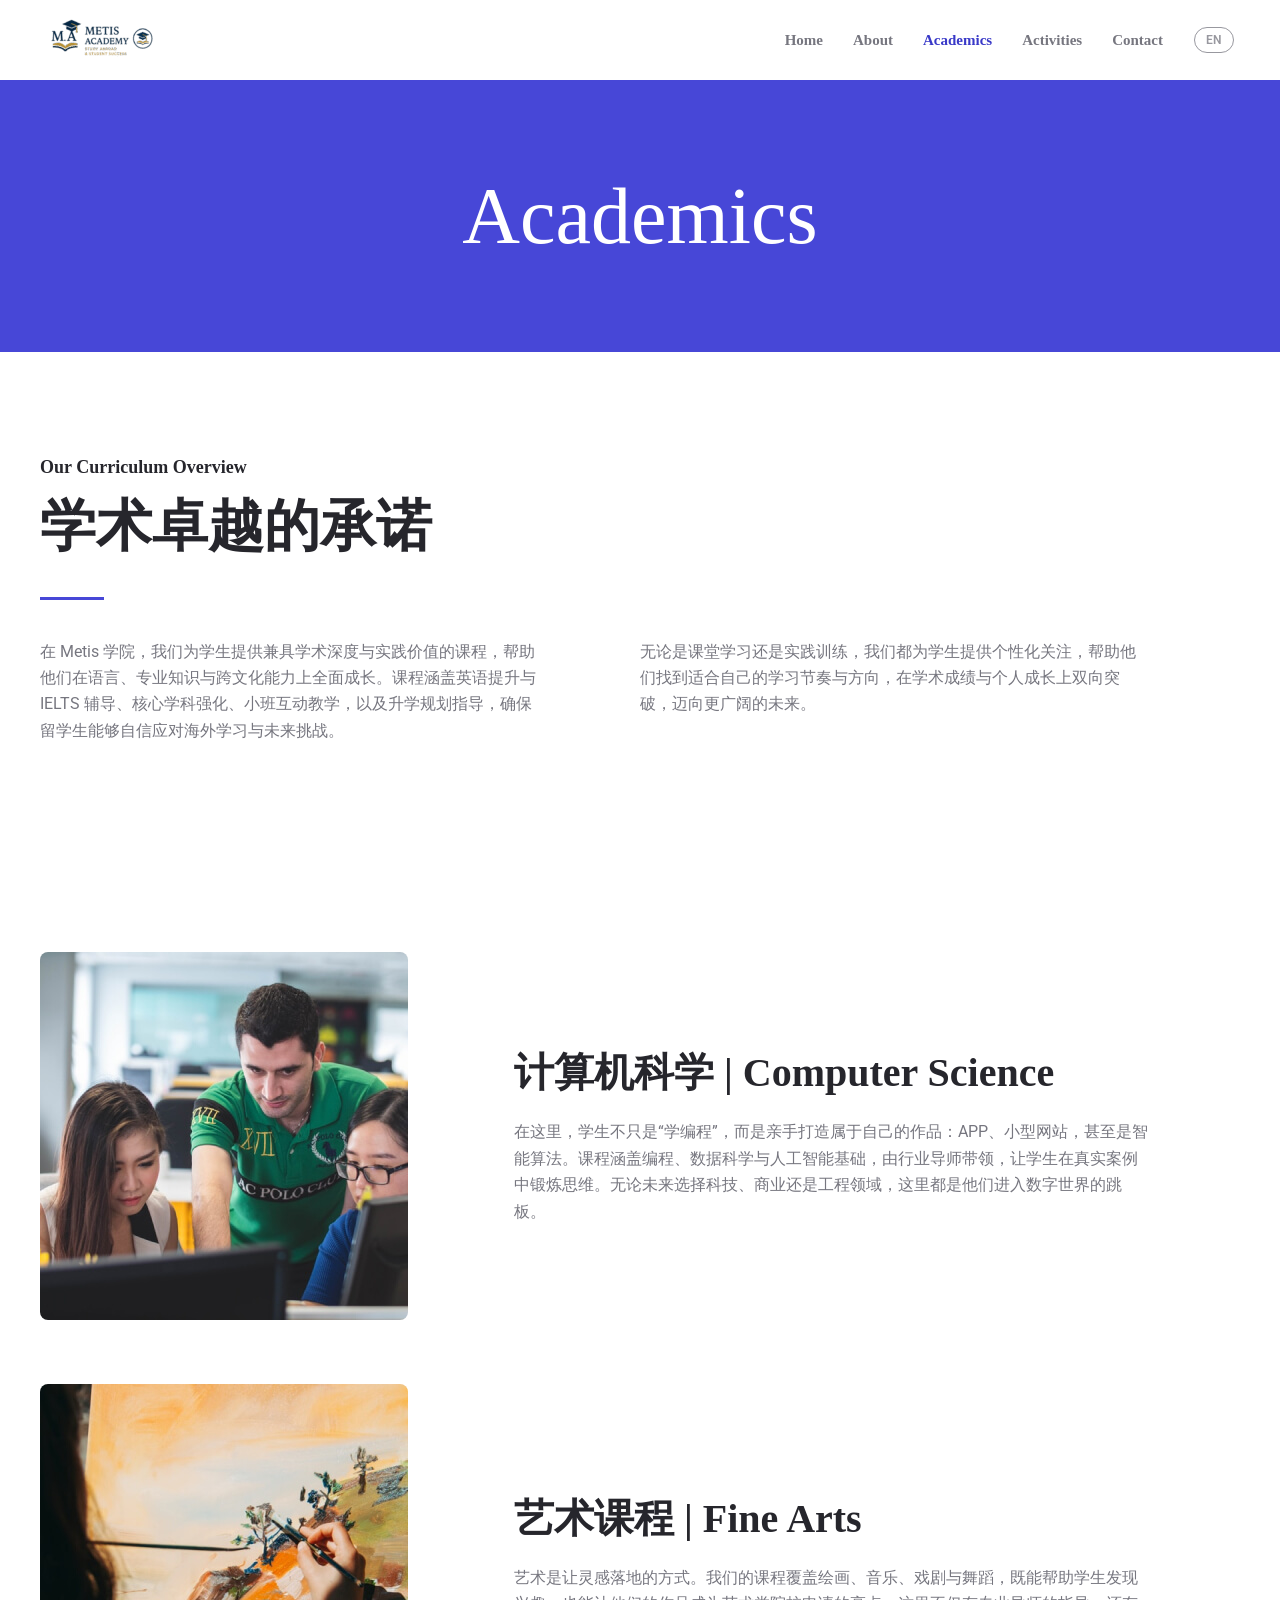
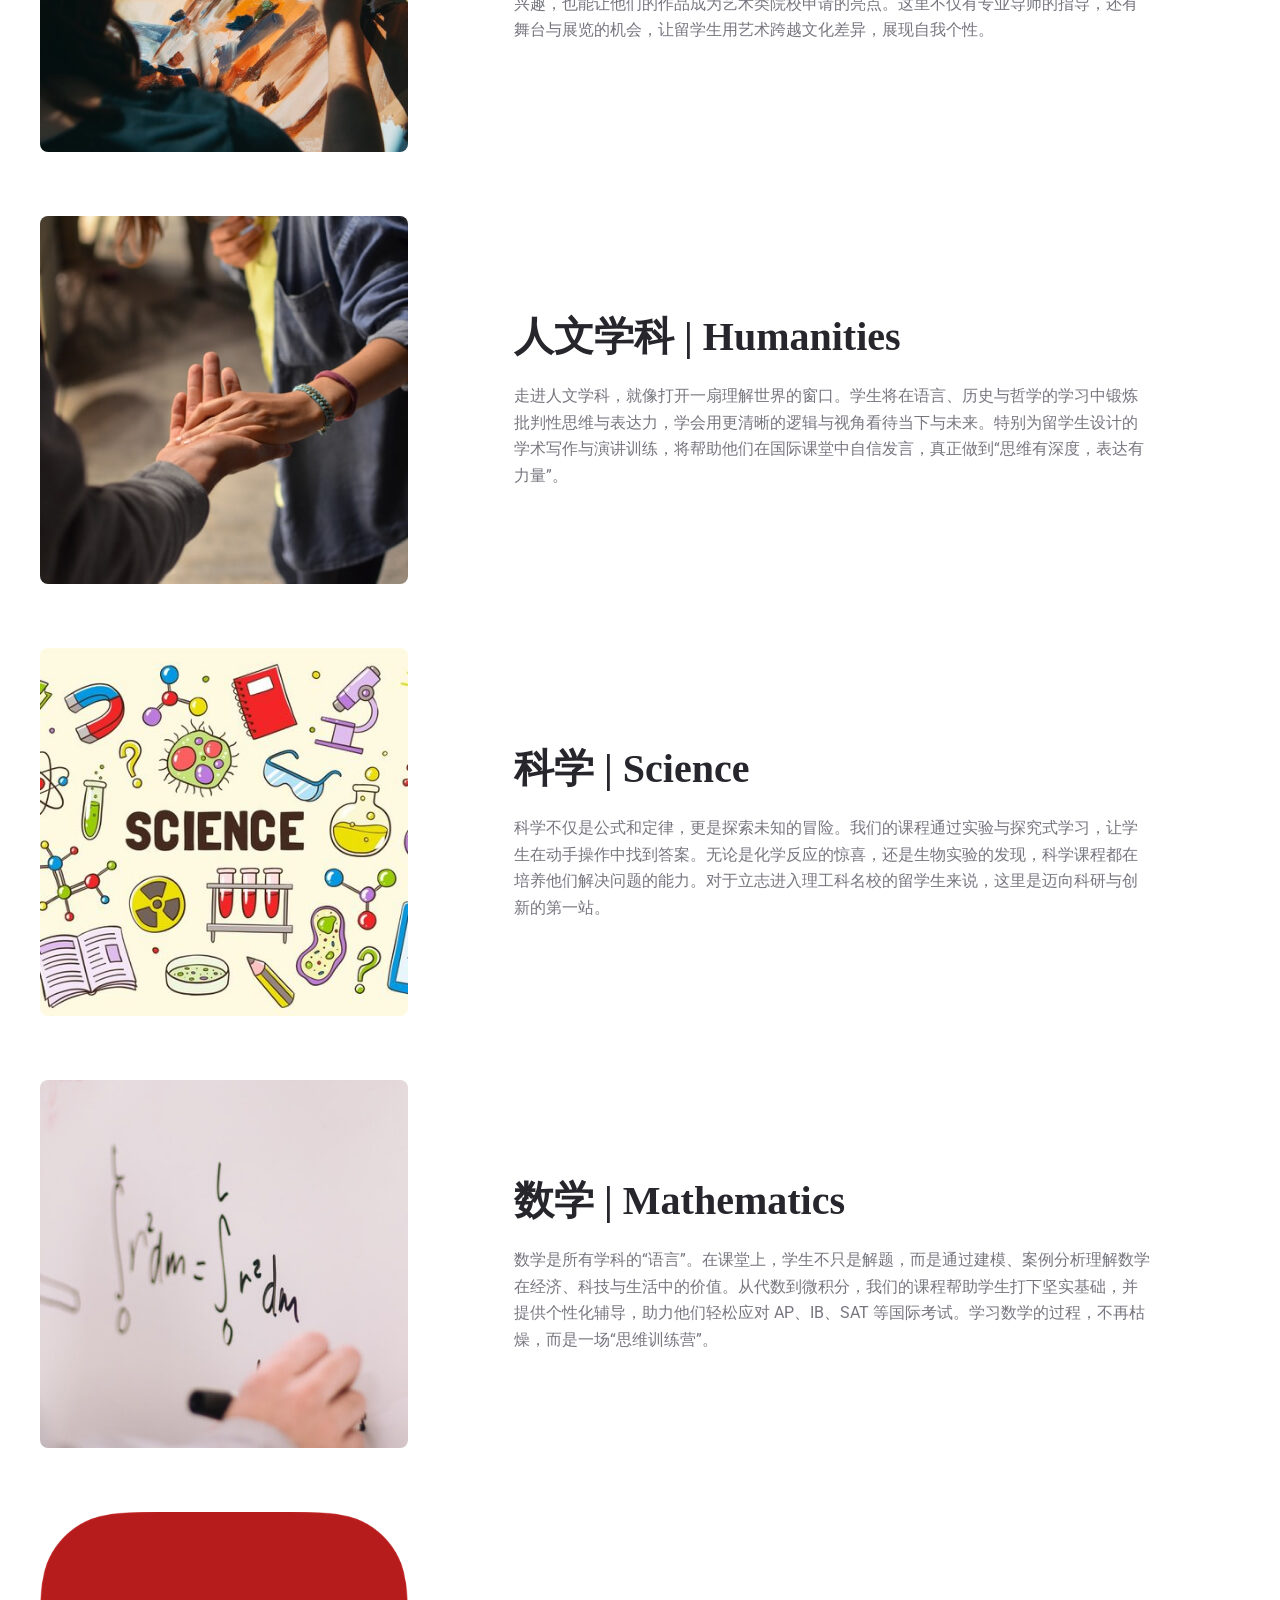
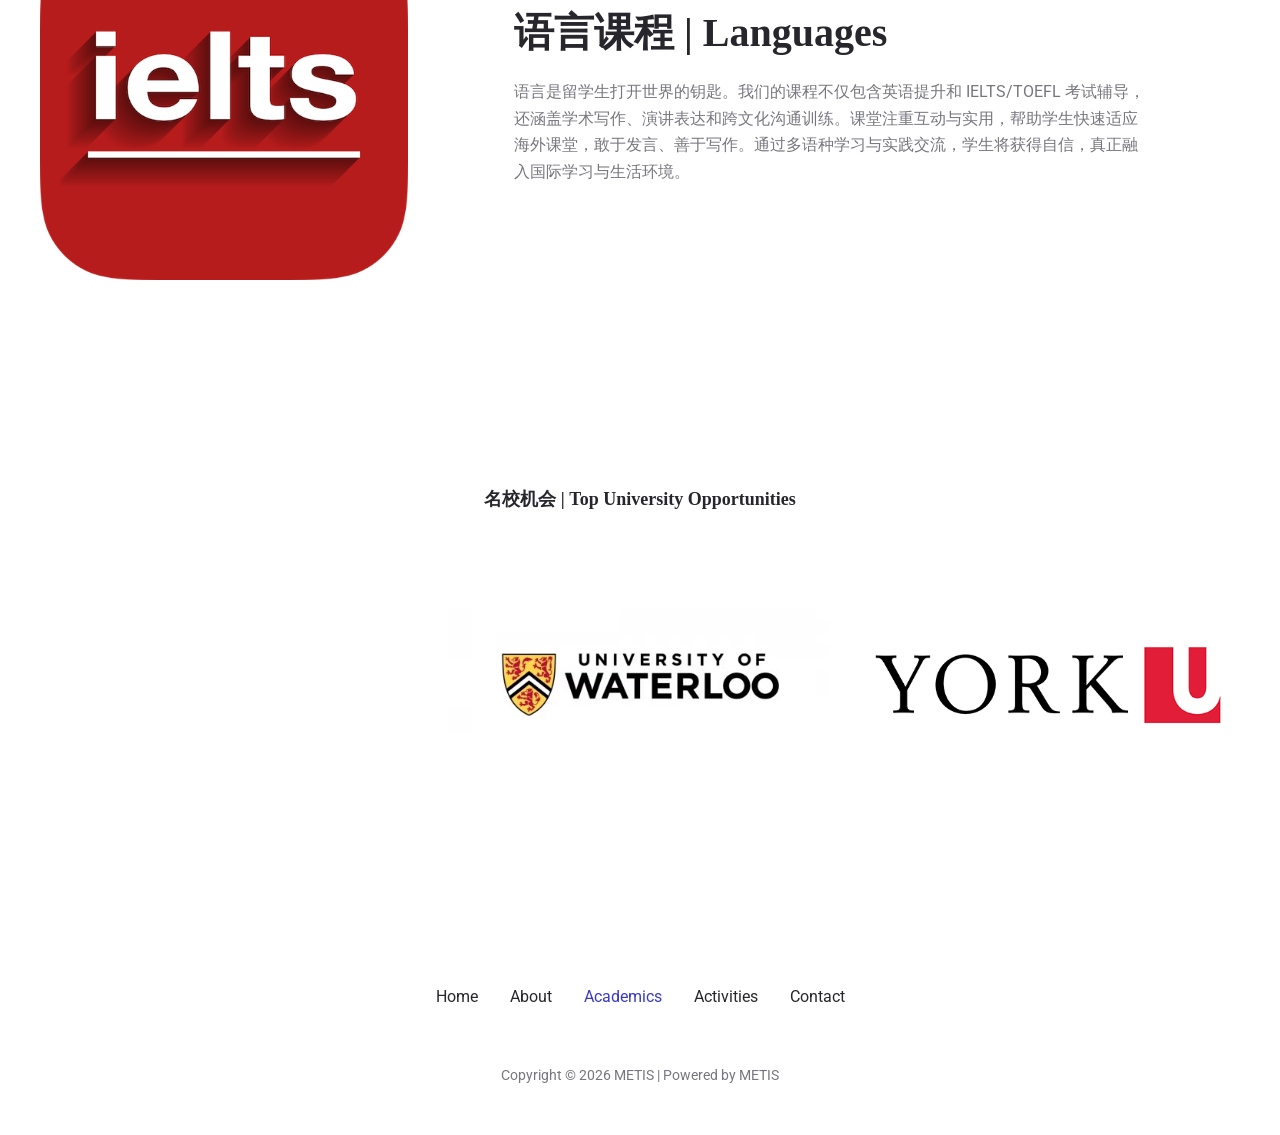
<file: academics/index.html>
<!DOCTYPE html>
<html lang="zh-Hans">
<head>
<meta charset="UTF-8">
<meta name="viewport" content="width=device-width, initial-scale=1">
	<link rel="profile" href="https://gmpg.org/xfn/11"> 
	<title>Academics &#8211; METIS</title>
<meta name='robots' content='noindex, nofollow' />
<link rel="alternate" hreflang="zh-CN" href="index.html" />
<link rel="alternate" hreflang="en" href="../en/academics/index.html" />
<style id='wp-img-auto-sizes-contain-inline-css'>
img:is([sizes=auto i],[sizes^="auto," i]){contain-intrinsic-size:3000px 1500px}
/*# sourceURL=wp-img-auto-sizes-contain-inline-css */
</style>
<link rel='stylesheet' id='astra-theme-css-css' href='../wp-content/themes/astra/assets/css/minified/main.min.css' media='all' />
<style id='astra-theme-css-inline-css'>
:root{--ast-post-nav-space:0;--ast-container-default-xlg-padding:6.67em;--ast-container-default-lg-padding:5.67em;--ast-container-default-slg-padding:4.34em;--ast-container-default-md-padding:3.34em;--ast-container-default-sm-padding:6.67em;--ast-container-default-xs-padding:2.4em;--ast-container-default-xxs-padding:1.4em;--ast-code-block-background:#EEEEEE;--ast-comment-inputs-background:#FAFAFA;--ast-normal-container-width:1200px;--ast-narrow-container-width:750px;--ast-blog-title-font-weight:normal;--ast-blog-meta-weight:inherit;--ast-global-color-primary:var(--ast-global-color-5);--ast-global-color-secondary:var(--ast-global-color-4);--ast-global-color-alternate-background:var(--ast-global-color-7);--ast-global-color-subtle-background:var(--ast-global-color-6);--ast-bg-style-guide:#F8FAFC;--ast-shadow-style-guide:0px 0px 4px 0 #00000057;--ast-global-dark-bg-style:#fff;--ast-global-dark-lfs:#fbfbfb;--ast-widget-bg-color:#fafafa;--ast-wc-container-head-bg-color:#fbfbfb;--ast-title-layout-bg:#eeeeee;--ast-search-border-color:#e7e7e7;--ast-lifter-hover-bg:#e6e6e6;--ast-gallery-block-color:#000;--srfm-color-input-label:var(--ast-global-color-2);}html{font-size:100%;}a,.page-title{color:var(--ast-global-color-2);}a:hover,a:focus{color:var(--ast-global-color-1);}body,button,input,select,textarea,.ast-button,.ast-custom-button{font-family:'Roboto',sans-serif;font-weight:400;font-size:16px;font-size:1rem;line-height:var(--ast-body-line-height,1.65em);}blockquote{color:var(--ast-global-color-3);}p,.entry-content p{margin-bottom:1em;}h1,h2,h3,h4,h5,h6,.entry-content :where(h1,h2,h3,h4,h5,h6),.site-title,.site-title a{font-family:Georgia,Times,serif;font-weight:400;line-height:1em;}.ast-site-identity .site-title a{color:var(--ast-global-color-2);}.site-title{font-size:35px;font-size:2.1875rem;display:none;}header .custom-logo-link img{max-width:126px;width:126px;}.astra-logo-svg{width:126px;}.site-header .site-description{font-size:15px;font-size:0.9375rem;display:none;}.entry-title{font-size:26px;font-size:1.625rem;}.archive .ast-article-post .ast-article-inner,.blog .ast-article-post .ast-article-inner,.archive .ast-article-post .ast-article-inner:hover,.blog .ast-article-post .ast-article-inner:hover{overflow:hidden;}h1,.entry-content :where(h1){font-size:80px;font-size:5rem;font-family:Georgia,Times,serif;line-height:1.4em;}h2,.entry-content :where(h2){font-size:56px;font-size:3.5rem;font-family:Georgia,Times,serif;line-height:1.3em;}h3,.entry-content :where(h3){font-size:40px;font-size:2.5rem;font-family:Georgia,Times,serif;line-height:1.3em;}h4,.entry-content :where(h4){font-size:32px;font-size:2rem;line-height:1.2em;font-family:Georgia,Times,serif;}h5,.entry-content :where(h5){font-size:24px;font-size:1.5rem;line-height:1.2em;font-family:Georgia,Times,serif;}h6,.entry-content :where(h6){font-size:18px;font-size:1.125rem;line-height:1.25em;font-family:Georgia,Times,serif;}::selection{background-color:var(--ast-global-color-0);color:#ffffff;}body,h1,h2,h3,h4,h5,h6,.entry-title a,.entry-content :where(h1,h2,h3,h4,h5,h6){color:var(--ast-global-color-3);}.tagcloud a:hover,.tagcloud a:focus,.tagcloud a.current-item{color:#ffffff;border-color:var(--ast-global-color-2);background-color:var(--ast-global-color-2);}input:focus,input[type="text"]:focus,input[type="email"]:focus,input[type="url"]:focus,input[type="password"]:focus,input[type="reset"]:focus,input[type="search"]:focus,textarea:focus{border-color:var(--ast-global-color-2);}input[type="radio"]:checked,input[type=reset],input[type="checkbox"]:checked,input[type="checkbox"]:hover:checked,input[type="checkbox"]:focus:checked,input[type=range]::-webkit-slider-thumb{border-color:var(--ast-global-color-2);background-color:var(--ast-global-color-2);box-shadow:none;}.site-footer a:hover + .post-count,.site-footer a:focus + .post-count{background:var(--ast-global-color-2);border-color:var(--ast-global-color-2);}.single .nav-links .nav-previous,.single .nav-links .nav-next{color:var(--ast-global-color-2);}.entry-meta,.entry-meta *{line-height:1.45;color:var(--ast-global-color-2);}.entry-meta a:not(.ast-button):hover,.entry-meta a:not(.ast-button):hover *,.entry-meta a:not(.ast-button):focus,.entry-meta a:not(.ast-button):focus *,.page-links > .page-link,.page-links .page-link:hover,.post-navigation a:hover{color:var(--ast-global-color-1);}#cat option,.secondary .calendar_wrap thead a,.secondary .calendar_wrap thead a:visited{color:var(--ast-global-color-2);}.secondary .calendar_wrap #today,.ast-progress-val span{background:var(--ast-global-color-2);}.secondary a:hover + .post-count,.secondary a:focus + .post-count{background:var(--ast-global-color-2);border-color:var(--ast-global-color-2);}.calendar_wrap #today > a{color:#ffffff;}.page-links .page-link,.single .post-navigation a{color:var(--ast-global-color-2);}.ast-search-menu-icon .search-form button.search-submit{padding:0 4px;}.ast-search-menu-icon form.search-form{padding-right:0;}.ast-search-menu-icon.slide-search input.search-field{width:0;}.ast-header-search .ast-search-menu-icon.ast-dropdown-active .search-form,.ast-header-search .ast-search-menu-icon.ast-dropdown-active .search-field:focus{transition:all 0.2s;}.search-form input.search-field:focus{outline:none;}.wp-block-latest-posts > li > a{color:var(--ast-global-color-2);}.widget-title,.widget .wp-block-heading{font-size:22px;font-size:1.375rem;color:var(--ast-global-color-3);}.ast-search-menu-icon.slide-search a:focus-visible:focus-visible,.astra-search-icon:focus-visible,#close:focus-visible,a:focus-visible,.ast-menu-toggle:focus-visible,.site .skip-link:focus-visible,.wp-block-loginout input:focus-visible,.wp-block-search.wp-block-search__button-inside .wp-block-search__inside-wrapper,.ast-header-navigation-arrow:focus-visible,.ast-orders-table__row .ast-orders-table__cell:focus-visible,a#ast-apply-coupon:focus-visible,#ast-apply-coupon:focus-visible,#close:focus-visible,.button.search-submit:focus-visible,#search_submit:focus,.normal-search:focus-visible,.ast-header-account-wrap:focus-visible,.astra-cart-drawer-close:focus,.ast-single-variation:focus,.ast-button:focus{outline-style:dotted;outline-color:inherit;outline-width:thin;}input:focus,input[type="text"]:focus,input[type="email"]:focus,input[type="url"]:focus,input[type="password"]:focus,input[type="reset"]:focus,input[type="search"]:focus,input[type="number"]:focus,textarea:focus,.wp-block-search__input:focus,[data-section="section-header-mobile-trigger"] .ast-button-wrap .ast-mobile-menu-trigger-minimal:focus,.ast-mobile-popup-drawer.active .menu-toggle-close:focus,#ast-scroll-top:focus,#coupon_code:focus,#ast-coupon-code:focus{border-style:dotted;border-color:inherit;border-width:thin;}input{outline:none;}.site-logo-img img{ transition:all 0.2s linear;}body .ast-oembed-container *{position:absolute;top:0;width:100%;height:100%;left:0;}body .wp-block-embed-pocket-casts .ast-oembed-container *{position:unset;}.ast-single-post-featured-section + article {margin-top: 2em;}.site-content .ast-single-post-featured-section img {width: 100%;overflow: hidden;object-fit: cover;}.site > .ast-single-related-posts-container {margin-top: 0;}@media (min-width: 922px) {.ast-desktop .ast-container--narrow {max-width: var(--ast-narrow-container-width);margin: 0 auto;}}@media (max-width:921.9px){#ast-desktop-header{display:none;}}@media (min-width:922px){#ast-mobile-header{display:none;}}.wp-block-buttons.aligncenter{justify-content:center;}@media (max-width:921px){.ast-theme-transparent-header #primary,.ast-theme-transparent-header #secondary{padding:0;}}@media (max-width:921px){.ast-plain-container.ast-no-sidebar #primary{padding:0;}}.ast-plain-container.ast-no-sidebar #primary{margin-top:0;margin-bottom:0;}.wp-block-button.is-style-outline .wp-block-button__link{border-color:var(--ast-global-color-5);}div.wp-block-button.is-style-outline > .wp-block-button__link:not(.has-text-color),div.wp-block-button.wp-block-button__link.is-style-outline:not(.has-text-color){color:var(--ast-global-color-5);}.wp-block-button.is-style-outline .wp-block-button__link:hover,.wp-block-buttons .wp-block-button.is-style-outline .wp-block-button__link:focus,.wp-block-buttons .wp-block-button.is-style-outline > .wp-block-button__link:not(.has-text-color):hover,.wp-block-buttons .wp-block-button.wp-block-button__link.is-style-outline:not(.has-text-color):hover{color:var(--ast-global-color-2);background-color:var(--ast-global-color-4);border-color:var(--ast-global-color-4);}.post-page-numbers.current .page-link,.ast-pagination .page-numbers.current{color:#ffffff;border-color:var(--ast-global-color-0);background-color:var(--ast-global-color-0);}.wp-block-button.is-style-outline .wp-block-button__link.wp-element-button,.ast-outline-button{border-color:var(--ast-global-color-5);font-family:Georgia,Times,serif;font-weight:700;font-size:15px;font-size:0.9375rem;line-height:1em;border-top-left-radius:4px;border-top-right-radius:4px;border-bottom-right-radius:4px;border-bottom-left-radius:4px;}.wp-block-buttons .wp-block-button.is-style-outline > .wp-block-button__link:not(.has-text-color),.wp-block-buttons .wp-block-button.wp-block-button__link.is-style-outline:not(.has-text-color),.ast-outline-button{color:var(--ast-global-color-5);}.wp-block-button.is-style-outline .wp-block-button__link:hover,.wp-block-buttons .wp-block-button.is-style-outline .wp-block-button__link:focus,.wp-block-buttons .wp-block-button.is-style-outline > .wp-block-button__link:not(.has-text-color):hover,.wp-block-buttons .wp-block-button.wp-block-button__link.is-style-outline:not(.has-text-color):hover,.ast-outline-button:hover,.ast-outline-button:focus,.wp-block-uagb-buttons-child .uagb-buttons-repeater.ast-outline-button:hover,.wp-block-uagb-buttons-child .uagb-buttons-repeater.ast-outline-button:focus{color:var(--ast-global-color-2);background-color:var(--ast-global-color-4);border-color:var(--ast-global-color-4);}.wp-block-button .wp-block-button__link.wp-element-button.is-style-outline:not(.has-background),.wp-block-button.is-style-outline>.wp-block-button__link.wp-element-button:not(.has-background),.ast-outline-button{background-color:var(--ast-global-color-5);}.entry-content[data-ast-blocks-layout] > figure{margin-bottom:1em;}@media (max-width:921px){.ast-separate-container #primary,.ast-separate-container #secondary{padding:1.5em 0;}#primary,#secondary{padding:1.5em 0;margin:0;}.ast-left-sidebar #content > .ast-container{display:flex;flex-direction:column-reverse;width:100%;}.ast-separate-container .ast-article-post,.ast-separate-container .ast-article-single{padding:1.5em 2.14em;}.ast-author-box img.avatar{margin:20px 0 0 0;}}@media (min-width:922px){.ast-separate-container.ast-right-sidebar #primary,.ast-separate-container.ast-left-sidebar #primary{border:0;}.search-no-results.ast-separate-container #primary{margin-bottom:4em;}}.wp-block-button .wp-block-button__link{color:var(--ast-global-color-2);}.wp-block-button .wp-block-button__link:hover,.wp-block-button .wp-block-button__link:focus{color:var(--ast-global-color-2);background-color:var(--ast-global-color-4);border-color:var(--ast-global-color-4);}.wp-block-button .wp-block-button__link,.wp-block-search .wp-block-search__button,body .wp-block-file .wp-block-file__button{border-color:var(--ast-global-color-5);background-color:var(--ast-global-color-5);color:var(--ast-global-color-2);font-family:Georgia,Times,serif;font-weight:700;line-height:1em;font-size:15px;font-size:0.9375rem;border-top-left-radius:4px;border-top-right-radius:4px;border-bottom-right-radius:4px;border-bottom-left-radius:4px;padding-top:15px;padding-right:24px;padding-bottom:15px;padding-left:24px;}.menu-toggle,button,.ast-button,.ast-custom-button,.button,input#submit,input[type="button"],input[type="submit"],input[type="reset"],form[CLASS*="wp-block-search__"].wp-block-search .wp-block-search__inside-wrapper .wp-block-search__button,body .wp-block-file .wp-block-file__button{border-style:solid;border-top-width:0;border-right-width:0;border-left-width:0;border-bottom-width:0;color:var(--ast-global-color-2);border-color:var(--ast-global-color-5);background-color:var(--ast-global-color-5);padding-top:15px;padding-right:24px;padding-bottom:15px;padding-left:24px;font-family:Georgia,Times,serif;font-weight:700;font-size:15px;font-size:0.9375rem;line-height:1em;border-top-left-radius:4px;border-top-right-radius:4px;border-bottom-right-radius:4px;border-bottom-left-radius:4px;}button:focus,.menu-toggle:hover,button:hover,.ast-button:hover,.ast-custom-button:hover .button:hover,.ast-custom-button:hover ,input[type=reset]:hover,input[type=reset]:focus,input#submit:hover,input#submit:focus,input[type="button"]:hover,input[type="button"]:focus,input[type="submit"]:hover,input[type="submit"]:focus,form[CLASS*="wp-block-search__"].wp-block-search .wp-block-search__inside-wrapper .wp-block-search__button:hover,form[CLASS*="wp-block-search__"].wp-block-search .wp-block-search__inside-wrapper .wp-block-search__button:focus,body .wp-block-file .wp-block-file__button:hover,body .wp-block-file .wp-block-file__button:focus{color:var(--ast-global-color-2);background-color:var(--ast-global-color-4);border-color:var(--ast-global-color-4);}@media (max-width:921px){.ast-mobile-header-stack .main-header-bar .ast-search-menu-icon{display:inline-block;}.ast-header-break-point.ast-header-custom-item-outside .ast-mobile-header-stack .main-header-bar .ast-search-icon{margin:0;}.ast-comment-avatar-wrap img{max-width:2.5em;}.ast-comment-meta{padding:0 1.8888em 1.3333em;}.ast-separate-container .ast-comment-list li.depth-1{padding:1.5em 2.14em;}.ast-separate-container .comment-respond{padding:2em 2.14em;}}@media (min-width:544px){.ast-container{max-width:100%;}}@media (max-width:544px){.ast-separate-container .ast-article-post,.ast-separate-container .ast-article-single,.ast-separate-container .comments-title,.ast-separate-container .ast-archive-description{padding:1.5em 1em;}.ast-separate-container #content .ast-container{padding-left:0.54em;padding-right:0.54em;}.ast-separate-container .ast-comment-list .bypostauthor{padding:.5em;}.ast-search-menu-icon.ast-dropdown-active .search-field{width:170px;}} #ast-mobile-header .ast-site-header-cart-li a{pointer-events:none;}body,.ast-separate-container{background-color:var(--ast-global-color-4);background-image:none;}@media (max-width:921px){.widget-title{font-size:22px;font-size:1.375rem;}body,button,input,select,textarea,.ast-button,.ast-custom-button{font-size:16px;font-size:1rem;}#secondary,#secondary button,#secondary input,#secondary select,#secondary textarea{font-size:16px;font-size:1rem;}.site-title{display:none;}.site-header .site-description{display:none;}h1,.entry-content :where(h1){font-size:56px;}h2,.entry-content :where(h2){font-size:40px;}h3,.entry-content :where(h3){font-size:32px;}h4,.entry-content :where(h4){font-size:24px;font-size:1.5rem;}h5,.entry-content :where(h5){font-size:20px;font-size:1.25rem;}h6,.entry-content :where(h6){font-size:17px;font-size:1.0625rem;}.astra-logo-svg{width:120px;}header .custom-logo-link img,.ast-header-break-point .site-logo-img .custom-mobile-logo-link img{max-width:120px;width:120px;}}@media (max-width:544px){.widget-title{font-size:21px;font-size:1.4rem;}body,button,input,select,textarea,.ast-button,.ast-custom-button{font-size:15px;font-size:0.9375rem;}#secondary,#secondary button,#secondary input,#secondary select,#secondary textarea{font-size:15px;font-size:0.9375rem;}.site-title{display:none;}.site-header .site-description{display:none;}h1,.entry-content :where(h1){font-size:36px;}h2,.entry-content :where(h2){font-size:32px;}h3,.entry-content :where(h3){font-size:24px;}h4,.entry-content :where(h4){font-size:20px;font-size:1.25rem;}h5,.entry-content :where(h5){font-size:18px;font-size:1.125rem;}h6,.entry-content :where(h6){font-size:16px;font-size:1rem;}header .custom-logo-link img,.ast-header-break-point .site-branding img,.ast-header-break-point .custom-logo-link img{max-width:112px;width:112px;}.astra-logo-svg{width:112px;}.ast-header-break-point .site-logo-img .custom-mobile-logo-link img{max-width:112px;}}@media (max-width:544px){html{font-size:100%;}}@media (min-width:922px){.ast-container{max-width:1240px;}}@media (min-width:922px){.site-content .ast-container{display:flex;}}@media (max-width:921px){.site-content .ast-container{flex-direction:column;}}@media (min-width:922px){.main-header-menu .sub-menu .menu-item.ast-left-align-sub-menu:hover > .sub-menu,.main-header-menu .sub-menu .menu-item.ast-left-align-sub-menu.focus > .sub-menu{margin-left:-0px;}}.site .comments-area{padding-bottom:3em;}.wp-block-file {display: flex;align-items: center;flex-wrap: wrap;justify-content: space-between;}.wp-block-pullquote {border: none;}.wp-block-pullquote blockquote::before {content: "\201D";font-family: "Helvetica",sans-serif;display: flex;transform: rotate( 180deg );font-size: 6rem;font-style: normal;line-height: 1;font-weight: bold;align-items: center;justify-content: center;}.has-text-align-right > blockquote::before {justify-content: flex-start;}.has-text-align-left > blockquote::before {justify-content: flex-end;}figure.wp-block-pullquote.is-style-solid-color blockquote {max-width: 100%;text-align: inherit;}:root {--wp--custom--ast-default-block-top-padding: 3em;--wp--custom--ast-default-block-right-padding: 3em;--wp--custom--ast-default-block-bottom-padding: 3em;--wp--custom--ast-default-block-left-padding: 3em;--wp--custom--ast-container-width: 1200px;--wp--custom--ast-content-width-size: 1200px;--wp--custom--ast-wide-width-size: calc(1200px + var(--wp--custom--ast-default-block-left-padding) + var(--wp--custom--ast-default-block-right-padding));}.ast-narrow-container {--wp--custom--ast-content-width-size: 750px;--wp--custom--ast-wide-width-size: 750px;}@media(max-width: 921px) {:root {--wp--custom--ast-default-block-top-padding: 3em;--wp--custom--ast-default-block-right-padding: 2em;--wp--custom--ast-default-block-bottom-padding: 3em;--wp--custom--ast-default-block-left-padding: 2em;}}@media(max-width: 544px) {:root {--wp--custom--ast-default-block-top-padding: 3em;--wp--custom--ast-default-block-right-padding: 1.5em;--wp--custom--ast-default-block-bottom-padding: 3em;--wp--custom--ast-default-block-left-padding: 1.5em;}}.entry-content > .wp-block-group,.entry-content > .wp-block-cover,.entry-content > .wp-block-columns {padding-top: var(--wp--custom--ast-default-block-top-padding);padding-right: var(--wp--custom--ast-default-block-right-padding);padding-bottom: var(--wp--custom--ast-default-block-bottom-padding);padding-left: var(--wp--custom--ast-default-block-left-padding);}.ast-plain-container.ast-no-sidebar .entry-content > .alignfull,.ast-page-builder-template .ast-no-sidebar .entry-content > .alignfull {margin-left: calc( -50vw + 50%);margin-right: calc( -50vw + 50%);max-width: 100vw;width: 100vw;}.ast-plain-container.ast-no-sidebar .entry-content .alignfull .alignfull,.ast-page-builder-template.ast-no-sidebar .entry-content .alignfull .alignfull,.ast-plain-container.ast-no-sidebar .entry-content .alignfull .alignwide,.ast-page-builder-template.ast-no-sidebar .entry-content .alignfull .alignwide,.ast-plain-container.ast-no-sidebar .entry-content .alignwide .alignfull,.ast-page-builder-template.ast-no-sidebar .entry-content .alignwide .alignfull,.ast-plain-container.ast-no-sidebar .entry-content .alignwide .alignwide,.ast-page-builder-template.ast-no-sidebar .entry-content .alignwide .alignwide,.ast-plain-container.ast-no-sidebar .entry-content .wp-block-column .alignfull,.ast-page-builder-template.ast-no-sidebar .entry-content .wp-block-column .alignfull,.ast-plain-container.ast-no-sidebar .entry-content .wp-block-column .alignwide,.ast-page-builder-template.ast-no-sidebar .entry-content .wp-block-column .alignwide {margin-left: auto;margin-right: auto;width: 100%;}[data-ast-blocks-layout] .wp-block-separator:not(.is-style-dots) {height: 0;}[data-ast-blocks-layout] .wp-block-separator {margin: 20px auto;}[data-ast-blocks-layout] .wp-block-separator:not(.is-style-wide):not(.is-style-dots) {max-width: 100px;}[data-ast-blocks-layout] .wp-block-separator.has-background {padding: 0;}.entry-content[data-ast-blocks-layout] > * {max-width: var(--wp--custom--ast-content-width-size);margin-left: auto;margin-right: auto;}.entry-content[data-ast-blocks-layout] > .alignwide {max-width: var(--wp--custom--ast-wide-width-size);}.entry-content[data-ast-blocks-layout] .alignfull {max-width: none;}.entry-content .wp-block-columns {margin-bottom: 0;}blockquote {margin: 1.5em;border-color: rgba(0,0,0,0.05);}.wp-block-quote:not(.has-text-align-right):not(.has-text-align-center) {border-left: 5px solid rgba(0,0,0,0.05);}.has-text-align-right > blockquote,blockquote.has-text-align-right {border-right: 5px solid rgba(0,0,0,0.05);}.has-text-align-left > blockquote,blockquote.has-text-align-left {border-left: 5px solid rgba(0,0,0,0.05);}.wp-block-site-tagline,.wp-block-latest-posts .read-more {margin-top: 15px;}.wp-block-loginout p label {display: block;}.wp-block-loginout p:not(.login-remember):not(.login-submit) input {width: 100%;}.wp-block-loginout input:focus {border-color: transparent;}.wp-block-loginout input:focus {outline: thin dotted;}.entry-content .wp-block-media-text .wp-block-media-text__content {padding: 0 0 0 8%;}.entry-content .wp-block-media-text.has-media-on-the-right .wp-block-media-text__content {padding: 0 8% 0 0;}.entry-content .wp-block-media-text.has-background .wp-block-media-text__content {padding: 8%;}.entry-content .wp-block-cover:not([class*="background-color"]):not(.has-text-color.has-link-color) .wp-block-cover__inner-container,.entry-content .wp-block-cover:not([class*="background-color"]) .wp-block-cover-image-text,.entry-content .wp-block-cover:not([class*="background-color"]) .wp-block-cover-text,.entry-content .wp-block-cover-image:not([class*="background-color"]) .wp-block-cover__inner-container,.entry-content .wp-block-cover-image:not([class*="background-color"]) .wp-block-cover-image-text,.entry-content .wp-block-cover-image:not([class*="background-color"]) .wp-block-cover-text {color: var(--ast-global-color-primary,var(--ast-global-color-5));}.wp-block-loginout .login-remember input {width: 1.1rem;height: 1.1rem;margin: 0 5px 4px 0;vertical-align: middle;}.wp-block-latest-posts > li > *:first-child,.wp-block-latest-posts:not(.is-grid) > li:first-child {margin-top: 0;}.entry-content > .wp-block-buttons,.entry-content > .wp-block-uagb-buttons {margin-bottom: 1.5em;}.wp-block-search__inside-wrapper .wp-block-search__input {padding: 0 10px;color: var(--ast-global-color-3);background: var(--ast-global-color-primary,var(--ast-global-color-5));border-color: var(--ast-border-color);}.wp-block-latest-posts .read-more {margin-bottom: 1.5em;}.wp-block-search__no-button .wp-block-search__inside-wrapper .wp-block-search__input {padding-top: 5px;padding-bottom: 5px;}.wp-block-latest-posts .wp-block-latest-posts__post-date,.wp-block-latest-posts .wp-block-latest-posts__post-author {font-size: 1rem;}.wp-block-latest-posts > li > *,.wp-block-latest-posts:not(.is-grid) > li {margin-top: 12px;margin-bottom: 12px;}.ast-page-builder-template .entry-content[data-ast-blocks-layout] > *,.ast-page-builder-template .entry-content[data-ast-blocks-layout] > .alignfull:not(.wp-block-group):not(.uagb-is-root-container) > * {max-width: none;}.ast-page-builder-template .entry-content[data-ast-blocks-layout] > .alignwide:not(.uagb-is-root-container) > * {max-width: var(--wp--custom--ast-wide-width-size);}.ast-page-builder-template .entry-content[data-ast-blocks-layout] > .inherit-container-width > *,.ast-page-builder-template .entry-content[data-ast-blocks-layout] > *:not(.wp-block-group):not(.uagb-is-root-container) > *,.entry-content[data-ast-blocks-layout] > .wp-block-cover .wp-block-cover__inner-container {max-width: var(--wp--custom--ast-content-width-size) ;margin-left: auto;margin-right: auto;}.entry-content[data-ast-blocks-layout] .wp-block-cover:not(.alignleft):not(.alignright) {width: auto;}@media(max-width: 1200px) {.ast-separate-container .entry-content > .alignfull,.ast-separate-container .entry-content[data-ast-blocks-layout] > .alignwide,.ast-plain-container .entry-content[data-ast-blocks-layout] > .alignwide,.ast-plain-container .entry-content .alignfull {margin-left: calc(-1 * min(var(--ast-container-default-xlg-padding),20px)) ;margin-right: calc(-1 * min(var(--ast-container-default-xlg-padding),20px));}}@media(min-width: 1201px) {.ast-separate-container .entry-content > .alignfull {margin-left: calc(-1 * var(--ast-container-default-xlg-padding) );margin-right: calc(-1 * var(--ast-container-default-xlg-padding) );}.ast-separate-container .entry-content[data-ast-blocks-layout] > .alignwide,.ast-plain-container .entry-content[data-ast-blocks-layout] > .alignwide {margin-left: calc(-1 * var(--wp--custom--ast-default-block-left-padding) );margin-right: calc(-1 * var(--wp--custom--ast-default-block-right-padding) );}}@media(min-width: 921px) {.ast-separate-container .entry-content .wp-block-group.alignwide:not(.inherit-container-width) > :where(:not(.alignleft):not(.alignright)),.ast-plain-container .entry-content .wp-block-group.alignwide:not(.inherit-container-width) > :where(:not(.alignleft):not(.alignright)) {max-width: calc( var(--wp--custom--ast-content-width-size) + 80px );}.ast-plain-container.ast-right-sidebar .entry-content[data-ast-blocks-layout] .alignfull,.ast-plain-container.ast-left-sidebar .entry-content[data-ast-blocks-layout] .alignfull {margin-left: -60px;margin-right: -60px;}}@media(min-width: 544px) {.entry-content > .alignleft {margin-right: 20px;}.entry-content > .alignright {margin-left: 20px;}}@media (max-width:544px){.wp-block-columns .wp-block-column:not(:last-child){margin-bottom:20px;}.wp-block-latest-posts{margin:0;}}@media( max-width: 600px ) {.entry-content .wp-block-media-text .wp-block-media-text__content,.entry-content .wp-block-media-text.has-media-on-the-right .wp-block-media-text__content {padding: 8% 0 0;}.entry-content .wp-block-media-text.has-background .wp-block-media-text__content {padding: 8%;}}.ast-page-builder-template .entry-header {padding-left: 0;}.ast-narrow-container .site-content .wp-block-uagb-image--align-full .wp-block-uagb-image__figure {max-width: 100%;margin-left: auto;margin-right: auto;}:root .has-ast-global-color-0-color{color:var(--ast-global-color-0);}:root .has-ast-global-color-0-background-color{background-color:var(--ast-global-color-0);}:root .wp-block-button .has-ast-global-color-0-color{color:var(--ast-global-color-0);}:root .wp-block-button .has-ast-global-color-0-background-color{background-color:var(--ast-global-color-0);}:root .has-ast-global-color-1-color{color:var(--ast-global-color-1);}:root .has-ast-global-color-1-background-color{background-color:var(--ast-global-color-1);}:root .wp-block-button .has-ast-global-color-1-color{color:var(--ast-global-color-1);}:root .wp-block-button .has-ast-global-color-1-background-color{background-color:var(--ast-global-color-1);}:root .has-ast-global-color-2-color{color:var(--ast-global-color-2);}:root .has-ast-global-color-2-background-color{background-color:var(--ast-global-color-2);}:root .wp-block-button .has-ast-global-color-2-color{color:var(--ast-global-color-2);}:root .wp-block-button .has-ast-global-color-2-background-color{background-color:var(--ast-global-color-2);}:root .has-ast-global-color-3-color{color:var(--ast-global-color-3);}:root .has-ast-global-color-3-background-color{background-color:var(--ast-global-color-3);}:root .wp-block-button .has-ast-global-color-3-color{color:var(--ast-global-color-3);}:root .wp-block-button .has-ast-global-color-3-background-color{background-color:var(--ast-global-color-3);}:root .has-ast-global-color-4-color{color:var(--ast-global-color-4);}:root .has-ast-global-color-4-background-color{background-color:var(--ast-global-color-4);}:root .wp-block-button .has-ast-global-color-4-color{color:var(--ast-global-color-4);}:root .wp-block-button .has-ast-global-color-4-background-color{background-color:var(--ast-global-color-4);}:root .has-ast-global-color-5-color{color:var(--ast-global-color-5);}:root .has-ast-global-color-5-background-color{background-color:var(--ast-global-color-5);}:root .wp-block-button .has-ast-global-color-5-color{color:var(--ast-global-color-5);}:root .wp-block-button .has-ast-global-color-5-background-color{background-color:var(--ast-global-color-5);}:root .has-ast-global-color-6-color{color:var(--ast-global-color-6);}:root .has-ast-global-color-6-background-color{background-color:var(--ast-global-color-6);}:root .wp-block-button .has-ast-global-color-6-color{color:var(--ast-global-color-6);}:root .wp-block-button .has-ast-global-color-6-background-color{background-color:var(--ast-global-color-6);}:root .has-ast-global-color-7-color{color:var(--ast-global-color-7);}:root .has-ast-global-color-7-background-color{background-color:var(--ast-global-color-7);}:root .wp-block-button .has-ast-global-color-7-color{color:var(--ast-global-color-7);}:root .wp-block-button .has-ast-global-color-7-background-color{background-color:var(--ast-global-color-7);}:root .has-ast-global-color-8-color{color:var(--ast-global-color-8);}:root .has-ast-global-color-8-background-color{background-color:var(--ast-global-color-8);}:root .wp-block-button .has-ast-global-color-8-color{color:var(--ast-global-color-8);}:root .wp-block-button .has-ast-global-color-8-background-color{background-color:var(--ast-global-color-8);}:root{--ast-global-color-0:#4747d7;--ast-global-color-1:#3939c8;--ast-global-color-2:#26262c;--ast-global-color-3:#76767f;--ast-global-color-4:#ffffff;--ast-global-color-5:#ffffff;--ast-global-color-6:#243673;--ast-global-color-7:#26262c;--ast-global-color-8:#bfd1ff;}:root {--ast-border-color : #dddddd;}.ast-single-entry-banner {-js-display: flex;display: flex;flex-direction: column;justify-content: center;text-align: center;position: relative;background: var(--ast-title-layout-bg);}.ast-single-entry-banner[data-banner-layout="layout-1"] {max-width: 1200px;background: inherit;padding: 20px 0;}.ast-single-entry-banner[data-banner-width-type="custom"] {margin: 0 auto;width: 100%;}.ast-single-entry-banner + .site-content .entry-header {margin-bottom: 0;}.site .ast-author-avatar {--ast-author-avatar-size: ;}a.ast-underline-text {text-decoration: underline;}.ast-container > .ast-terms-link {position: relative;display: block;}a.ast-button.ast-badge-tax {padding: 4px 8px;border-radius: 3px;font-size: inherit;}header.entry-header > *:not(:last-child){margin-bottom:10px;}.ast-archive-entry-banner {-js-display: flex;display: flex;flex-direction: column;justify-content: center;text-align: center;position: relative;background: var(--ast-title-layout-bg);}.ast-archive-entry-banner[data-banner-width-type="custom"] {margin: 0 auto;width: 100%;}.ast-archive-entry-banner[data-banner-layout="layout-1"] {background: inherit;padding: 20px 0;text-align: left;}body.archive .ast-archive-description{max-width:1200px;width:100%;text-align:left;padding-top:3em;padding-right:3em;padding-bottom:3em;padding-left:3em;}body.archive .ast-archive-description .ast-archive-title,body.archive .ast-archive-description .ast-archive-title *{font-size:40px;font-size:2.5rem;}body.archive .ast-archive-description > *:not(:last-child){margin-bottom:10px;}@media (max-width:921px){body.archive .ast-archive-description{text-align:left;}}@media (max-width:544px){body.archive .ast-archive-description{text-align:left;}}.ast-breadcrumbs .trail-browse,.ast-breadcrumbs .trail-items,.ast-breadcrumbs .trail-items li{display:inline-block;margin:0;padding:0;border:none;background:inherit;text-indent:0;text-decoration:none;}.ast-breadcrumbs .trail-browse{font-size:inherit;font-style:inherit;font-weight:inherit;color:inherit;}.ast-breadcrumbs .trail-items{list-style:none;}.trail-items li::after{padding:0 0.3em;content:"\00bb";}.trail-items li:last-of-type::after{display:none;}h1,h2,h3,h4,h5,h6,.entry-content :where(h1,h2,h3,h4,h5,h6){color:var(--ast-global-color-2);}@media (max-width:921px){.ast-builder-grid-row-container.ast-builder-grid-row-tablet-3-firstrow .ast-builder-grid-row > *:first-child,.ast-builder-grid-row-container.ast-builder-grid-row-tablet-3-lastrow .ast-builder-grid-row > *:last-child{grid-column:1 / -1;}}@media (max-width:544px){.ast-builder-grid-row-container.ast-builder-grid-row-mobile-3-firstrow .ast-builder-grid-row > *:first-child,.ast-builder-grid-row-container.ast-builder-grid-row-mobile-3-lastrow .ast-builder-grid-row > *:last-child{grid-column:1 / -1;}}.ast-builder-layout-element[data-section="title_tagline"]{display:flex;}@media (max-width:921px){.ast-header-break-point .ast-builder-layout-element[data-section="title_tagline"]{display:flex;}}@media (max-width:544px){.ast-header-break-point .ast-builder-layout-element[data-section="title_tagline"]{display:flex;}}.ast-builder-menu-1{font-family:Georgia,Times,serif;font-weight:700;}.ast-builder-menu-1 .menu-item > .menu-link{font-size:15px;font-size:0.9375rem;color:var(--ast-global-color-3);}.ast-builder-menu-1 .menu-item > .ast-menu-toggle{color:var(--ast-global-color-3);}.ast-builder-menu-1 .menu-item:hover > .menu-link,.ast-builder-menu-1 .inline-on-mobile .menu-item:hover > .ast-menu-toggle{color:var(--ast-global-color-1);}.ast-builder-menu-1 .menu-item:hover > .ast-menu-toggle{color:var(--ast-global-color-1);}.ast-builder-menu-1 .menu-item.current-menu-item > .menu-link,.ast-builder-menu-1 .inline-on-mobile .menu-item.current-menu-item > .ast-menu-toggle,.ast-builder-menu-1 .current-menu-ancestor > .menu-link{color:var(--ast-global-color-1);}.ast-builder-menu-1 .menu-item.current-menu-item > .ast-menu-toggle{color:var(--ast-global-color-1);}.ast-builder-menu-1 .sub-menu,.ast-builder-menu-1 .inline-on-mobile .sub-menu{border-top-width:2px;border-bottom-width:0px;border-right-width:0px;border-left-width:0px;border-color:var(--ast-global-color-0);border-style:solid;}.ast-builder-menu-1 .sub-menu .sub-menu{top:-2px;}.ast-builder-menu-1 .main-header-menu > .menu-item > .sub-menu,.ast-builder-menu-1 .main-header-menu > .menu-item > .astra-full-megamenu-wrapper{margin-top:0px;}.ast-desktop .ast-builder-menu-1 .main-header-menu > .menu-item > .sub-menu:before,.ast-desktop .ast-builder-menu-1 .main-header-menu > .menu-item > .astra-full-megamenu-wrapper:before{height:calc( 0px + 2px + 5px );}.ast-desktop .ast-builder-menu-1 .menu-item .sub-menu .menu-link{border-style:none;}@media (max-width:921px){.ast-header-break-point .ast-builder-menu-1 .menu-item.menu-item-has-children > .ast-menu-toggle{top:0;}.ast-builder-menu-1 .inline-on-mobile .menu-item.menu-item-has-children > .ast-menu-toggle{right:-15px;}.ast-builder-menu-1 .menu-item-has-children > .menu-link:after{content:unset;}.ast-builder-menu-1 .main-header-menu > .menu-item > .sub-menu,.ast-builder-menu-1 .main-header-menu > .menu-item > .astra-full-megamenu-wrapper{margin-top:0;}}@media (max-width:544px){.ast-header-break-point .ast-builder-menu-1 .menu-item.menu-item-has-children > .ast-menu-toggle{top:0;}.ast-builder-menu-1 .main-header-menu > .menu-item > .sub-menu,.ast-builder-menu-1 .main-header-menu > .menu-item > .astra-full-megamenu-wrapper{margin-top:0;}}.ast-builder-menu-1{display:flex;}@media (max-width:921px){.ast-header-break-point .ast-builder-menu-1{display:flex;}}@media (max-width:544px){.ast-header-break-point .ast-builder-menu-1{display:flex;}}.ast-builder-html-element img.alignnone{display:inline-block;}.ast-builder-html-element p:first-child{margin-top:0;}.ast-builder-html-element p:last-child{margin-bottom:0;}.ast-header-break-point .main-header-bar .ast-builder-html-element{line-height:1.85714285714286;}.ast-header-html-1 .ast-builder-html-element{font-size:15px;font-size:0.9375rem;}.ast-header-html-1{font-size:15px;font-size:0.9375rem;}.ast-header-html-1{display:flex;}@media (max-width:921px){.ast-header-break-point .ast-header-html-1{display:flex;}}@media (max-width:544px){.ast-header-break-point .ast-header-html-1{display:flex;}}.site-below-footer-wrap{padding-top:20px;padding-bottom:20px;}.site-below-footer-wrap[data-section="section-below-footer-builder"]{background-image:none;min-height:40px;}.site-below-footer-wrap[data-section="section-below-footer-builder"] .ast-builder-grid-row{max-width:1200px;min-height:40px;margin-left:auto;margin-right:auto;}.site-below-footer-wrap[data-section="section-below-footer-builder"] .ast-builder-grid-row,.site-below-footer-wrap[data-section="section-below-footer-builder"] .site-footer-section{align-items:center;}.site-below-footer-wrap[data-section="section-below-footer-builder"].ast-footer-row-inline .site-footer-section{display:flex;margin-bottom:0;}.ast-builder-grid-row-full .ast-builder-grid-row{grid-template-columns:1fr;}@media (max-width:921px){.site-below-footer-wrap[data-section="section-below-footer-builder"].ast-footer-row-tablet-inline .site-footer-section{display:flex;margin-bottom:0;}.site-below-footer-wrap[data-section="section-below-footer-builder"].ast-footer-row-tablet-stack .site-footer-section{display:block;margin-bottom:10px;}.ast-builder-grid-row-container.ast-builder-grid-row-tablet-full .ast-builder-grid-row{grid-template-columns:1fr;}}@media (max-width:544px){.site-below-footer-wrap[data-section="section-below-footer-builder"].ast-footer-row-mobile-inline .site-footer-section{display:flex;margin-bottom:0;}.site-below-footer-wrap[data-section="section-below-footer-builder"].ast-footer-row-mobile-stack .site-footer-section{display:block;margin-bottom:10px;}.ast-builder-grid-row-container.ast-builder-grid-row-mobile-full .ast-builder-grid-row{grid-template-columns:1fr;}}.site-below-footer-wrap[data-section="section-below-footer-builder"]{padding-bottom:40px;}@media (max-width:921px){.site-below-footer-wrap[data-section="section-below-footer-builder"]{padding-bottom:40px;}}@media (max-width:544px){.site-below-footer-wrap[data-section="section-below-footer-builder"]{padding-top:24px;padding-bottom:24px;padding-left:24px;padding-right:24px;}}.site-below-footer-wrap[data-section="section-below-footer-builder"]{display:grid;}@media (max-width:921px){.ast-header-break-point .site-below-footer-wrap[data-section="section-below-footer-builder"]{display:grid;}}@media (max-width:544px){.ast-header-break-point .site-below-footer-wrap[data-section="section-below-footer-builder"]{display:grid;}}.ast-footer-copyright{text-align:center;}.ast-footer-copyright {color:var(--ast-global-color-3);}@media (max-width:921px){.ast-footer-copyright{text-align:center;}}@media (max-width:544px){.ast-footer-copyright{text-align:center;}}.ast-footer-copyright {font-size:14px;font-size:0.875rem;}@media (max-width:921px){.ast-footer-copyright {font-size:14px;font-size:0.875rem;}}.ast-footer-copyright.ast-builder-layout-element{display:flex;}@media (max-width:921px){.ast-header-break-point .ast-footer-copyright.ast-builder-layout-element{display:flex;}}@media (max-width:544px){.ast-header-break-point .ast-footer-copyright.ast-builder-layout-element{display:flex;}}.site-footer{background-color:var(--ast-global-color-4);background-image:none;}.site-primary-footer-wrap{padding-top:45px;padding-bottom:45px;}.site-primary-footer-wrap[data-section="section-primary-footer-builder"]{background-image:none;}.site-primary-footer-wrap[data-section="section-primary-footer-builder"] .ast-builder-grid-row{max-width:1200px;margin-left:auto;margin-right:auto;}.site-primary-footer-wrap[data-section="section-primary-footer-builder"] .ast-builder-grid-row,.site-primary-footer-wrap[data-section="section-primary-footer-builder"] .site-footer-section{align-items:center;}.site-primary-footer-wrap[data-section="section-primary-footer-builder"].ast-footer-row-inline .site-footer-section{display:flex;margin-bottom:0;}.ast-builder-grid-row-3-cheavy .ast-builder-grid-row{grid-template-columns:1fr 2fr 1fr;}@media (max-width:921px){.site-primary-footer-wrap[data-section="section-primary-footer-builder"].ast-footer-row-tablet-inline .site-footer-section{display:flex;margin-bottom:0;}.site-primary-footer-wrap[data-section="section-primary-footer-builder"].ast-footer-row-tablet-stack .site-footer-section{display:block;margin-bottom:10px;}.ast-builder-grid-row-container.ast-builder-grid-row-tablet-full .ast-builder-grid-row{grid-template-columns:1fr;}}@media (max-width:544px){.site-primary-footer-wrap[data-section="section-primary-footer-builder"].ast-footer-row-mobile-inline .site-footer-section{display:flex;margin-bottom:0;}.site-primary-footer-wrap[data-section="section-primary-footer-builder"].ast-footer-row-mobile-stack .site-footer-section{display:block;margin-bottom:10px;}.ast-builder-grid-row-container.ast-builder-grid-row-mobile-full .ast-builder-grid-row{grid-template-columns:1fr;}}.site-primary-footer-wrap[data-section="section-primary-footer-builder"]{padding-top:48px;padding-bottom:24px;padding-left:40px;padding-right:40px;}.site-primary-footer-wrap[data-section="section-primary-footer-builder"]{display:grid;}@media (max-width:921px){.ast-header-break-point .site-primary-footer-wrap[data-section="section-primary-footer-builder"]{display:grid;}}@media (max-width:544px){.ast-header-break-point .site-primary-footer-wrap[data-section="section-primary-footer-builder"]{display:grid;}}.ast-header-break-point .main-header-bar{border-bottom-width:1px;}@media (min-width:922px){.main-header-bar{border-bottom-width:1px;}}.main-header-menu .menu-item, #astra-footer-menu .menu-item, .main-header-bar .ast-masthead-custom-menu-items{-js-display:flex;display:flex;-webkit-box-pack:center;-webkit-justify-content:center;-moz-box-pack:center;-ms-flex-pack:center;justify-content:center;-webkit-box-orient:vertical;-webkit-box-direction:normal;-webkit-flex-direction:column;-moz-box-orient:vertical;-moz-box-direction:normal;-ms-flex-direction:column;flex-direction:column;}.main-header-menu > .menu-item > .menu-link, #astra-footer-menu > .menu-item > .menu-link{height:100%;-webkit-box-align:center;-webkit-align-items:center;-moz-box-align:center;-ms-flex-align:center;align-items:center;-js-display:flex;display:flex;}.ast-header-break-point .main-navigation ul .menu-item .menu-link .icon-arrow:first-of-type svg{top:.2em;margin-top:0px;margin-left:0px;width:.65em;transform:translate(0, -2px) rotateZ(270deg);}.ast-mobile-popup-content .ast-submenu-expanded > .ast-menu-toggle{transform:rotateX(180deg);overflow-y:auto;}@media (min-width:922px){.ast-builder-menu .main-navigation > ul > li:last-child a{margin-right:0;}}.ast-separate-container .ast-article-inner{background-color:transparent;background-image:none;}.ast-separate-container .ast-article-post{background-color:var(--ast-global-color-5);background-image:none;}@media (max-width:921px){.ast-separate-container .ast-article-post{background-color:var(--ast-global-color-5);background-image:none;}}@media (max-width:544px){.ast-separate-container .ast-article-post{background-color:var(--ast-global-color-5);background-image:none;}}.ast-separate-container .ast-article-single:not(.ast-related-post), .ast-separate-container .error-404, .ast-separate-container .no-results, .single.ast-separate-container  .ast-author-meta, .ast-separate-container .related-posts-title-wrapper, .ast-separate-container .comments-count-wrapper, .ast-box-layout.ast-plain-container .site-content, .ast-padded-layout.ast-plain-container .site-content, .ast-separate-container .ast-archive-description, .ast-separate-container .comments-area .comment-respond, .ast-separate-container .comments-area .ast-comment-list li, .ast-separate-container .comments-area .comments-title{background-color:var(--ast-global-color-5);background-image:none;}@media (max-width:921px){.ast-separate-container .ast-article-single:not(.ast-related-post), .ast-separate-container .error-404, .ast-separate-container .no-results, .single.ast-separate-container  .ast-author-meta, .ast-separate-container .related-posts-title-wrapper, .ast-separate-container .comments-count-wrapper, .ast-box-layout.ast-plain-container .site-content, .ast-padded-layout.ast-plain-container .site-content, .ast-separate-container .ast-archive-description{background-color:var(--ast-global-color-5);background-image:none;}}@media (max-width:544px){.ast-separate-container .ast-article-single:not(.ast-related-post), .ast-separate-container .error-404, .ast-separate-container .no-results, .single.ast-separate-container  .ast-author-meta, .ast-separate-container .related-posts-title-wrapper, .ast-separate-container .comments-count-wrapper, .ast-box-layout.ast-plain-container .site-content, .ast-padded-layout.ast-plain-container .site-content, .ast-separate-container .ast-archive-description{background-color:var(--ast-global-color-5);background-image:none;}}.ast-separate-container.ast-two-container #secondary .widget{background-color:var(--ast-global-color-5);background-image:none;}@media (max-width:921px){.ast-separate-container.ast-two-container #secondary .widget{background-color:var(--ast-global-color-5);background-image:none;}}@media (max-width:544px){.ast-separate-container.ast-two-container #secondary .widget{background-color:var(--ast-global-color-5);background-image:none;}}
		#ast-scroll-top {
			display: none;
			position: fixed;
			text-align: center;
			cursor: pointer;
			z-index: 99;
			width: 2.1em;
			height: 2.1em;
			line-height: 2.1;
			color: #ffffff;
			border-radius: 2px;
			content: "";
			outline: inherit;
		}
		@media (min-width: 769px) {
			#ast-scroll-top {
				content: "769";
			}
		}
		#ast-scroll-top .ast-icon.icon-arrow svg {
			margin-left: 0px;
			vertical-align: middle;
			transform: translate(0, -20%) rotate(180deg);
			width: 1.6em;
		}
		.ast-scroll-to-top-right {
			right: 30px;
			bottom: 30px;
		}
		.ast-scroll-to-top-left {
			left: 30px;
			bottom: 30px;
		}
	#ast-scroll-top{background-color:var(--ast-global-color-2);font-size:15px;}@media (max-width:921px){#ast-scroll-top .ast-icon.icon-arrow svg{width:1em;}}.ast-off-canvas-active body.ast-main-header-nav-open {overflow: hidden;}.ast-mobile-popup-drawer .ast-mobile-popup-overlay {background-color: rgba(0,0,0,0.4);position: fixed;top: 0;right: 0;bottom: 0;left: 0;visibility: hidden;opacity: 0;transition: opacity 0.2s ease-in-out;}.ast-mobile-popup-drawer .ast-mobile-popup-header {-js-display: flex;display: flex;justify-content: flex-end;min-height: calc( 1.2em + 24px);}.ast-mobile-popup-drawer .ast-mobile-popup-header .menu-toggle-close {background: transparent;border: 0;font-size: 24px;line-height: 1;padding: .6em;color: inherit;-js-display: flex;display: flex;box-shadow: none;}.ast-mobile-popup-drawer.ast-mobile-popup-full-width .ast-mobile-popup-inner {max-width: none;transition: transform 0s ease-in,opacity 0.2s ease-in;}.ast-mobile-popup-drawer.active {left: 0;opacity: 1;right: 0;z-index: 100000;transition: opacity 0.25s ease-out;}.ast-mobile-popup-drawer.active .ast-mobile-popup-overlay {opacity: 1;cursor: pointer;visibility: visible;}body.admin-bar .ast-mobile-popup-drawer,body.admin-bar .ast-mobile-popup-drawer .ast-mobile-popup-inner {top: 32px;}body.admin-bar.ast-primary-sticky-header-active .ast-mobile-popup-drawer,body.admin-bar.ast-primary-sticky-header-active .ast-mobile-popup-drawer .ast-mobile-popup-inner{top: 0px;}@media (max-width: 782px) {body.admin-bar .ast-mobile-popup-drawer,body.admin-bar .ast-mobile-popup-drawer .ast-mobile-popup-inner {top: 46px;}}.ast-mobile-popup-content > *,.ast-desktop-popup-content > *{padding: 10px 0;height: auto;}.ast-mobile-popup-content > *:first-child,.ast-desktop-popup-content > *:first-child{padding-top: 10px;}.ast-mobile-popup-content > .ast-builder-menu,.ast-desktop-popup-content > .ast-builder-menu{padding-top: 0;}.ast-mobile-popup-content > *:last-child,.ast-desktop-popup-content > *:last-child {padding-bottom: 0;}.ast-mobile-popup-drawer .ast-mobile-popup-content .ast-search-icon,.ast-mobile-popup-drawer .main-header-bar-navigation .menu-item-has-children .sub-menu,.ast-mobile-popup-drawer .ast-desktop-popup-content .ast-search-icon {display: none;}.ast-mobile-popup-drawer .ast-mobile-popup-content .ast-search-menu-icon.ast-inline-search label,.ast-mobile-popup-drawer .ast-desktop-popup-content .ast-search-menu-icon.ast-inline-search label {width: 100%;}.ast-mobile-popup-content .ast-builder-menu-mobile .main-header-menu,.ast-mobile-popup-content .ast-builder-menu-mobile .main-header-menu .sub-menu {background-color: transparent;}.ast-mobile-popup-content .ast-icon svg {height: .85em;width: .95em;margin-top: 15px;}.ast-mobile-popup-content .ast-icon.icon-search svg {margin-top: 0;}.ast-desktop .ast-desktop-popup-content .astra-menu-animation-slide-up > .menu-item > .sub-menu,.ast-desktop .ast-desktop-popup-content .astra-menu-animation-slide-up > .menu-item .menu-item > .sub-menu,.ast-desktop .ast-desktop-popup-content .astra-menu-animation-slide-down > .menu-item > .sub-menu,.ast-desktop .ast-desktop-popup-content .astra-menu-animation-slide-down > .menu-item .menu-item > .sub-menu,.ast-desktop .ast-desktop-popup-content .astra-menu-animation-fade > .menu-item > .sub-menu,.ast-mobile-popup-drawer.show,.ast-desktop .ast-desktop-popup-content .astra-menu-animation-fade > .menu-item .menu-item > .sub-menu{opacity: 1;visibility: visible;}.ast-mobile-popup-drawer {position: fixed;top: 0;bottom: 0;left: -99999rem;right: 99999rem;transition: opacity 0.25s ease-in,left 0s 0.25s,right 0s 0.25s;opacity: 0;visibility: hidden;}.ast-mobile-popup-drawer .ast-mobile-popup-inner {width: 100%;transform: translateX(100%);max-width: 90%;right: 0;top: 0;background: #fafafa;color: #3a3a3a;bottom: 0;opacity: 0;position: fixed;box-shadow: 0 0 2rem 0 rgba(0,0,0,0.1);-js-display: flex;display: flex;flex-direction: column;transition: transform 0.2s ease-in,opacity 0.2s ease-in;overflow-y:auto;overflow-x:hidden;}.ast-mobile-popup-drawer.ast-mobile-popup-left .ast-mobile-popup-inner {transform: translateX(-100%);right: auto;left: 0;}.ast-hfb-header.ast-default-menu-enable.ast-header-break-point .ast-mobile-popup-drawer .main-header-bar-navigation ul .menu-item .sub-menu .menu-link {padding-left: 30px;}.ast-hfb-header.ast-default-menu-enable.ast-header-break-point .ast-mobile-popup-drawer .main-header-bar-navigation .sub-menu .menu-item .menu-item .menu-link {padding-left: 40px;}.ast-mobile-popup-drawer .main-header-bar-navigation .menu-item-has-children > .ast-menu-toggle {right: calc( 20px - 0.907em);}.ast-mobile-popup-drawer.content-align-flex-end .main-header-bar-navigation .menu-item-has-children > .ast-menu-toggle {left: calc( 20px - 0.907em);width: fit-content;}.ast-mobile-popup-drawer .ast-mobile-popup-content .ast-search-menu-icon,.ast-mobile-popup-drawer .ast-mobile-popup-content .ast-search-menu-icon.slide-search,.ast-mobile-popup-drawer .ast-desktop-popup-content .ast-search-menu-icon,.ast-mobile-popup-drawer .ast-desktop-popup-content .ast-search-menu-icon.slide-search {width: 100%;position: relative;display: block;right: auto;transform: none;}.ast-mobile-popup-drawer .ast-mobile-popup-content .ast-search-menu-icon.slide-search .search-form,.ast-mobile-popup-drawer .ast-mobile-popup-content .ast-search-menu-icon .search-form,.ast-mobile-popup-drawer .ast-desktop-popup-content .ast-search-menu-icon.slide-search .search-form,.ast-mobile-popup-drawer .ast-desktop-popup-content .ast-search-menu-icon .search-form {right: 0;visibility: visible;opacity: 1;position: relative;top: auto;transform: none;padding: 0;display: block;overflow: hidden;}.ast-mobile-popup-drawer .ast-mobile-popup-content .ast-search-menu-icon.ast-inline-search .search-field,.ast-mobile-popup-drawer .ast-mobile-popup-content .ast-search-menu-icon .search-field,.ast-mobile-popup-drawer .ast-desktop-popup-content .ast-search-menu-icon.ast-inline-search .search-field,.ast-mobile-popup-drawer .ast-desktop-popup-content .ast-search-menu-icon .search-field {width: 100%;padding-right: 5.5em;}.ast-mobile-popup-drawer .ast-mobile-popup-content .ast-search-menu-icon .search-submit,.ast-mobile-popup-drawer .ast-desktop-popup-content .ast-search-menu-icon .search-submit {display: block;position: absolute;height: 100%;top: 0;right: 0;padding: 0 1em;border-radius: 0;}.ast-mobile-popup-drawer.active .ast-mobile-popup-inner {opacity: 1;visibility: visible;transform: translateX(0%);}.ast-mobile-popup-drawer.active .ast-mobile-popup-inner{background-color:var(--ast-global-color-5);;}.ast-mobile-header-wrap .ast-mobile-header-content, .ast-desktop-header-content{background-color:var(--ast-global-color-5);;}.ast-mobile-popup-content > *, .ast-mobile-header-content > *, .ast-desktop-popup-content > *, .ast-desktop-header-content > *{padding-top:0px;padding-bottom:0px;}.content-align-flex-start .ast-builder-layout-element{justify-content:flex-start;}.content-align-flex-start .main-header-menu{text-align:left;}.ast-mobile-popup-drawer.active .menu-toggle-close{color:var(--ast-global-color-2);}.ast-mobile-header-wrap .ast-primary-header-bar,.ast-primary-header-bar .site-primary-header-wrap{min-height:80px;}.ast-desktop .ast-primary-header-bar .main-header-menu > .menu-item{line-height:80px;}.ast-header-break-point #masthead .ast-mobile-header-wrap .ast-primary-header-bar,.ast-header-break-point #masthead .ast-mobile-header-wrap .ast-below-header-bar,.ast-header-break-point #masthead .ast-mobile-header-wrap .ast-above-header-bar{padding-left:20px;padding-right:20px;}.ast-header-break-point .ast-primary-header-bar{border-bottom-width:0px;border-bottom-color:var( --ast-global-color-subtle-background,--ast-global-color-7 );border-bottom-style:solid;}@media (min-width:922px){.ast-primary-header-bar{border-bottom-width:0px;border-bottom-color:var( --ast-global-color-subtle-background,--ast-global-color-7 );border-bottom-style:solid;}}.ast-primary-header-bar{background-color:var(--ast-global-color-5);background-image:none;}.ast-primary-header-bar{display:block;}@media (max-width:921px){.ast-header-break-point .ast-primary-header-bar{display:grid;}}@media (max-width:544px){.ast-header-break-point .ast-primary-header-bar{display:grid;}}[data-section="section-header-mobile-trigger"] .ast-button-wrap .ast-mobile-menu-trigger-fill{color:#ffffff;border:none;background:var(--ast-global-color-0);}[data-section="section-header-mobile-trigger"] .ast-button-wrap .mobile-menu-toggle-icon .ast-mobile-svg{width:20px;height:20px;fill:#ffffff;}[data-section="section-header-mobile-trigger"] .ast-button-wrap .mobile-menu-wrap .mobile-menu{color:#ffffff;}.ast-builder-menu-mobile .main-navigation .menu-item > .menu-link{font-family:Georgia,Times, serif;font-weight:700;line-height:1em;}.ast-builder-menu-mobile .main-navigation .menu-item.menu-item-has-children > .ast-menu-toggle{top:0;}.ast-builder-menu-mobile .main-navigation .menu-item-has-children > .menu-link:after{content:unset;}.ast-hfb-header .ast-builder-menu-mobile .main-navigation .main-header-menu, .ast-hfb-header .ast-builder-menu-mobile .main-navigation .main-header-menu, .ast-hfb-header .ast-mobile-header-content .ast-builder-menu-mobile .main-navigation .main-header-menu, .ast-hfb-header .ast-mobile-popup-content .ast-builder-menu-mobile .main-navigation .main-header-menu{border-top-width:1px;border-color:#eaeaea;}.ast-hfb-header .ast-builder-menu-mobile .main-navigation .menu-item .sub-menu .menu-link, .ast-hfb-header .ast-builder-menu-mobile .main-navigation .menu-item .menu-link, .ast-hfb-header .ast-builder-menu-mobile .main-navigation .menu-item .sub-menu .menu-link, .ast-hfb-header .ast-builder-menu-mobile .main-navigation .menu-item .menu-link, .ast-hfb-header .ast-mobile-header-content .ast-builder-menu-mobile .main-navigation .menu-item .sub-menu .menu-link, .ast-hfb-header .ast-mobile-header-content .ast-builder-menu-mobile .main-navigation .menu-item .menu-link, .ast-hfb-header .ast-mobile-popup-content .ast-builder-menu-mobile .main-navigation .menu-item .sub-menu .menu-link, .ast-hfb-header .ast-mobile-popup-content .ast-builder-menu-mobile .main-navigation .menu-item .menu-link{border-bottom-width:1px;border-color:#eaeaea;border-style:solid;}.ast-builder-menu-mobile .main-navigation .menu-item.menu-item-has-children > .ast-menu-toggle{top:0;}@media (max-width:921px){.ast-builder-menu-mobile .main-navigation{font-size:15px;font-size:0.9375rem;}.ast-builder-menu-mobile .main-navigation .main-header-menu .menu-item > .menu-link{color:var(--ast-global-color-2);padding-top:25px;padding-bottom:25px;padding-left:25px;padding-right:25px;}.ast-builder-menu-mobile .main-navigation .main-header-menu .menu-item > .ast-menu-toggle{color:var(--ast-global-color-2);}.ast-builder-menu-mobile .main-navigation .main-header-menu .menu-item:hover > .menu-link, .ast-builder-menu-mobile .main-navigation .inline-on-mobile .menu-item:hover > .ast-menu-toggle{color:var(--ast-global-color-1);}.ast-builder-menu-mobile .main-navigation .menu-item:hover > .ast-menu-toggle{color:var(--ast-global-color-1);}.ast-builder-menu-mobile .main-navigation .menu-item.current-menu-item > .menu-link, .ast-builder-menu-mobile .main-navigation .inline-on-mobile .menu-item.current-menu-item > .ast-menu-toggle, .ast-builder-menu-mobile .main-navigation .menu-item.current-menu-ancestor > .menu-link, .ast-builder-menu-mobile .main-navigation .menu-item.current-menu-ancestor > .ast-menu-toggle{color:var(--ast-global-color-1);}.ast-builder-menu-mobile .main-navigation .menu-item.current-menu-item > .ast-menu-toggle{color:var(--ast-global-color-1);}.ast-builder-menu-mobile .main-navigation .menu-item.menu-item-has-children > .ast-menu-toggle{top:25px;right:calc( 25px - 0.907em );}.ast-builder-menu-mobile .main-navigation .menu-item-has-children > .menu-link:after{content:unset;}}@media (max-width:544px){.ast-builder-menu-mobile .main-navigation .menu-item.menu-item-has-children > .ast-menu-toggle{top:25px;}}.ast-builder-menu-mobile .main-navigation{display:block;}@media (max-width:921px){.ast-header-break-point .ast-builder-menu-mobile .main-navigation{display:block;}}@media (max-width:544px){.ast-header-break-point .ast-builder-menu-mobile .main-navigation{display:block;}}.footer-nav-wrap .astra-footer-vertical-menu {display: grid;}@media (min-width: 769px) {.footer-nav-wrap .astra-footer-horizontal-menu li {margin: 0;}.footer-nav-wrap .astra-footer-horizontal-menu a {padding: 0 0.5em;}}@media (min-width: 769px) {.footer-nav-wrap .astra-footer-horizontal-menu li:first-child a {padding-left: 0;}.footer-nav-wrap .astra-footer-horizontal-menu li:last-child a {padding-right: 0;}}.footer-widget-area[data-section="section-footer-menu"] .astra-footer-horizontal-menu{justify-content:center;}.footer-widget-area[data-section="section-footer-menu"] .astra-footer-vertical-menu .menu-item{align-items:center;}#astra-footer-menu .menu-item > a{color:var(--ast-global-color-2);padding-left:016px;padding-right:16px;}#astra-footer-menu .menu-item:hover > a{color:var(--ast-global-color-1);}#astra-footer-menu .menu-item.current-menu-item > a{color:var(--ast-global-color-1);}@media (max-width:921px){.footer-widget-area[data-section="section-footer-menu"] .astra-footer-tablet-horizontal-menu{justify-content:center;display:flex;}.footer-widget-area[data-section="section-footer-menu"] .astra-footer-tablet-vertical-menu{display:grid;justify-content:center;}.footer-widget-area[data-section="section-footer-menu"] .astra-footer-tablet-vertical-menu .menu-item{align-items:center;}#astra-footer-menu .menu-item > a{padding-top:0px;padding-bottom:0px;padding-left:16px;padding-right:16px;}#astra-footer-menu{margin-top:16px;margin-bottom:16px;}}@media (max-width:544px){#astra-footer-menu{margin-top:16px;margin-bottom:16px;}.footer-widget-area[data-section="section-footer-menu"] .astra-footer-mobile-horizontal-menu{justify-content:center;display:flex;}.footer-widget-area[data-section="section-footer-menu"] .astra-footer-mobile-vertical-menu{display:grid;justify-content:center;}.footer-widget-area[data-section="section-footer-menu"] .astra-footer-mobile-vertical-menu .menu-item{align-items:center;}#astra-footer-menu .menu-item > a{padding-top:2px;padding-bottom:2px;padding-left:0px;padding-right:0px;}}.footer-widget-area[data-section="section-footer-menu"]{display:block;}@media (max-width:921px){.ast-header-break-point .footer-widget-area[data-section="section-footer-menu"]{display:block;}}@media (max-width:544px){.ast-header-break-point .footer-widget-area[data-section="section-footer-menu"]{display:block;}}
/*# sourceURL=astra-theme-css-inline-css */
</style>
<link rel='stylesheet' id='astra-google-fonts-css' href='https://fonts.googleapis.com/css?family=Roboto%3A400%2C500&#038;display=fallback' media='all' />
<style id='wp-emoji-styles-inline-css'>

	img.wp-smiley, img.emoji {
		display: inline !important;
		border: none !important;
		box-shadow: none !important;
		height: 1em !important;
		width: 1em !important;
		margin: 0 0.07em !important;
		vertical-align: -0.1em !important;
		background: none !important;
		padding: 0 !important;
	}
/*# sourceURL=wp-emoji-styles-inline-css */
</style>
<style id='wp-block-library-inline-css'>
:root{--wp-block-synced-color:#7a00df;--wp-block-synced-color--rgb:122,0,223;--wp-bound-block-color:var(--wp-block-synced-color);--wp-editor-canvas-background:#ddd;--wp-admin-theme-color:#007cba;--wp-admin-theme-color--rgb:0,124,186;--wp-admin-theme-color-darker-10:#006ba1;--wp-admin-theme-color-darker-10--rgb:0,107,160.5;--wp-admin-theme-color-darker-20:#005a87;--wp-admin-theme-color-darker-20--rgb:0,90,135;--wp-admin-border-width-focus:2px}@media (min-resolution:192dpi){:root{--wp-admin-border-width-focus:1.5px}}.wp-element-button{cursor:pointer}:root .has-very-light-gray-background-color{background-color:#eee}:root .has-very-dark-gray-background-color{background-color:#313131}:root .has-very-light-gray-color{color:#eee}:root .has-very-dark-gray-color{color:#313131}:root .has-vivid-green-cyan-to-vivid-cyan-blue-gradient-background{background:linear-gradient(135deg,#00d084,#0693e3)}:root .has-purple-crush-gradient-background{background:linear-gradient(135deg,#34e2e4,#4721fb 50%,#ab1dfe)}:root .has-hazy-dawn-gradient-background{background:linear-gradient(135deg,#faaca8,#dad0ec)}:root .has-subdued-olive-gradient-background{background:linear-gradient(135deg,#fafae1,#67a671)}:root .has-atomic-cream-gradient-background{background:linear-gradient(135deg,#fdd79a,#004a59)}:root .has-nightshade-gradient-background{background:linear-gradient(135deg,#330968,#31cdcf)}:root .has-midnight-gradient-background{background:linear-gradient(135deg,#020381,#2874fc)}:root{--wp--preset--font-size--normal:16px;--wp--preset--font-size--huge:42px}.has-regular-font-size{font-size:1em}.has-larger-font-size{font-size:2.625em}.has-normal-font-size{font-size:var(--wp--preset--font-size--normal)}.has-huge-font-size{font-size:var(--wp--preset--font-size--huge)}.has-text-align-center{text-align:center}.has-text-align-left{text-align:left}.has-text-align-right{text-align:right}.has-fit-text{white-space:nowrap!important}#end-resizable-editor-section{display:none}.aligncenter{clear:both}.items-justified-left{justify-content:flex-start}.items-justified-center{justify-content:center}.items-justified-right{justify-content:flex-end}.items-justified-space-between{justify-content:space-between}.screen-reader-text{border:0;clip-path:inset(50%);height:1px;margin:-1px;overflow:hidden;padding:0;position:absolute;width:1px;word-wrap:normal!important}.screen-reader-text:focus{background-color:#ddd;clip-path:none;color:#444;display:block;font-size:1em;height:auto;left:5px;line-height:normal;padding:15px 23px 14px;text-decoration:none;top:5px;width:auto;z-index:100000}html :where(.has-border-color){border-style:solid}html :where([style*=border-top-color]){border-top-style:solid}html :where([style*=border-right-color]){border-right-style:solid}html :where([style*=border-bottom-color]){border-bottom-style:solid}html :where([style*=border-left-color]){border-left-style:solid}html :where([style*=border-width]){border-style:solid}html :where([style*=border-top-width]){border-top-style:solid}html :where([style*=border-right-width]){border-right-style:solid}html :where([style*=border-bottom-width]){border-bottom-style:solid}html :where([style*=border-left-width]){border-left-style:solid}html :where(img[class*=wp-image-]){height:auto;max-width:100%}:where(figure){margin:0 0 1em}html :where(.is-position-sticky){--wp-admin--admin-bar--position-offset:var(--wp-admin--admin-bar--height,0px)}@media screen and (max-width:600px){html :where(.is-position-sticky){--wp-admin--admin-bar--position-offset:0px}}

/*# sourceURL=wp-block-library-inline-css */
</style>
<style id='wp-block-paragraph-inline-css'>
.is-small-text{font-size:.875em}.is-regular-text{font-size:1em}.is-large-text{font-size:2.25em}.is-larger-text{font-size:3em}.has-drop-cap:not(:focus):first-letter{float:left;font-size:8.4em;font-style:normal;font-weight:100;line-height:.68;margin:.05em .1em 0 0;text-transform:uppercase}body.rtl .has-drop-cap:not(:focus):first-letter{float:none;margin-left:.1em}p.has-drop-cap.has-background{overflow:hidden}:root :where(p.has-background){padding:1.25em 2.375em}:where(p.has-text-color:not(.has-link-color)) a{color:inherit}p.has-text-align-left[style*="writing-mode:vertical-lr"],p.has-text-align-right[style*="writing-mode:vertical-rl"]{rotate:180deg}
/*# sourceURL=/yunlian-metis-demo/wp-includes/blocks/paragraph/style.min.css */
</style>
<style id='global-styles-inline-css'>
:root{--wp--preset--aspect-ratio--square: 1;--wp--preset--aspect-ratio--4-3: 4/3;--wp--preset--aspect-ratio--3-4: 3/4;--wp--preset--aspect-ratio--3-2: 3/2;--wp--preset--aspect-ratio--2-3: 2/3;--wp--preset--aspect-ratio--16-9: 16/9;--wp--preset--aspect-ratio--9-16: 9/16;--wp--preset--color--black: #000000;--wp--preset--color--cyan-bluish-gray: #abb8c3;--wp--preset--color--white: #ffffff;--wp--preset--color--pale-pink: #f78da7;--wp--preset--color--vivid-red: #cf2e2e;--wp--preset--color--luminous-vivid-orange: #ff6900;--wp--preset--color--luminous-vivid-amber: #fcb900;--wp--preset--color--light-green-cyan: #7bdcb5;--wp--preset--color--vivid-green-cyan: #00d084;--wp--preset--color--pale-cyan-blue: #8ed1fc;--wp--preset--color--vivid-cyan-blue: #0693e3;--wp--preset--color--vivid-purple: #9b51e0;--wp--preset--color--ast-global-color-0: var(--ast-global-color-0);--wp--preset--color--ast-global-color-1: var(--ast-global-color-1);--wp--preset--color--ast-global-color-2: var(--ast-global-color-2);--wp--preset--color--ast-global-color-3: var(--ast-global-color-3);--wp--preset--color--ast-global-color-4: var(--ast-global-color-4);--wp--preset--color--ast-global-color-5: var(--ast-global-color-5);--wp--preset--color--ast-global-color-6: var(--ast-global-color-6);--wp--preset--color--ast-global-color-7: var(--ast-global-color-7);--wp--preset--color--ast-global-color-8: var(--ast-global-color-8);--wp--preset--gradient--vivid-cyan-blue-to-vivid-purple: linear-gradient(135deg,rgb(6,147,227) 0%,rgb(155,81,224) 100%);--wp--preset--gradient--light-green-cyan-to-vivid-green-cyan: linear-gradient(135deg,rgb(122,220,180) 0%,rgb(0,208,130) 100%);--wp--preset--gradient--luminous-vivid-amber-to-luminous-vivid-orange: linear-gradient(135deg,rgb(252,185,0) 0%,rgb(255,105,0) 100%);--wp--preset--gradient--luminous-vivid-orange-to-vivid-red: linear-gradient(135deg,rgb(255,105,0) 0%,rgb(207,46,46) 100%);--wp--preset--gradient--very-light-gray-to-cyan-bluish-gray: linear-gradient(135deg,rgb(238,238,238) 0%,rgb(169,184,195) 100%);--wp--preset--gradient--cool-to-warm-spectrum: linear-gradient(135deg,rgb(74,234,220) 0%,rgb(151,120,209) 20%,rgb(207,42,186) 40%,rgb(238,44,130) 60%,rgb(251,105,98) 80%,rgb(254,248,76) 100%);--wp--preset--gradient--blush-light-purple: linear-gradient(135deg,rgb(255,206,236) 0%,rgb(152,150,240) 100%);--wp--preset--gradient--blush-bordeaux: linear-gradient(135deg,rgb(254,205,165) 0%,rgb(254,45,45) 50%,rgb(107,0,62) 100%);--wp--preset--gradient--luminous-dusk: linear-gradient(135deg,rgb(255,203,112) 0%,rgb(199,81,192) 50%,rgb(65,88,208) 100%);--wp--preset--gradient--pale-ocean: linear-gradient(135deg,rgb(255,245,203) 0%,rgb(182,227,212) 50%,rgb(51,167,181) 100%);--wp--preset--gradient--electric-grass: linear-gradient(135deg,rgb(202,248,128) 0%,rgb(113,206,126) 100%);--wp--preset--gradient--midnight: linear-gradient(135deg,rgb(2,3,129) 0%,rgb(40,116,252) 100%);--wp--preset--font-size--small: 13px;--wp--preset--font-size--medium: 20px;--wp--preset--font-size--large: 36px;--wp--preset--font-size--x-large: 42px;--wp--preset--spacing--20: 0.44rem;--wp--preset--spacing--30: 0.67rem;--wp--preset--spacing--40: 1rem;--wp--preset--spacing--50: 1.5rem;--wp--preset--spacing--60: 2.25rem;--wp--preset--spacing--70: 3.38rem;--wp--preset--spacing--80: 5.06rem;--wp--preset--shadow--natural: 6px 6px 9px rgba(0, 0, 0, 0.2);--wp--preset--shadow--deep: 12px 12px 50px rgba(0, 0, 0, 0.4);--wp--preset--shadow--sharp: 6px 6px 0px rgba(0, 0, 0, 0.2);--wp--preset--shadow--outlined: 6px 6px 0px -3px rgb(255, 255, 255), 6px 6px rgb(0, 0, 0);--wp--preset--shadow--crisp: 6px 6px 0px rgb(0, 0, 0);}:root { --wp--style--global--content-size: var(--wp--custom--ast-content-width-size);--wp--style--global--wide-size: var(--wp--custom--ast-wide-width-size); }:where(body) { margin: 0; }.wp-site-blocks > .alignleft { float: left; margin-right: 2em; }.wp-site-blocks > .alignright { float: right; margin-left: 2em; }.wp-site-blocks > .aligncenter { justify-content: center; margin-left: auto; margin-right: auto; }:where(.wp-site-blocks) > * { margin-block-start: 24px; margin-block-end: 0; }:where(.wp-site-blocks) > :first-child { margin-block-start: 0; }:where(.wp-site-blocks) > :last-child { margin-block-end: 0; }:root { --wp--style--block-gap: 24px; }:root :where(.is-layout-flow) > :first-child{margin-block-start: 0;}:root :where(.is-layout-flow) > :last-child{margin-block-end: 0;}:root :where(.is-layout-flow) > *{margin-block-start: 24px;margin-block-end: 0;}:root :where(.is-layout-constrained) > :first-child{margin-block-start: 0;}:root :where(.is-layout-constrained) > :last-child{margin-block-end: 0;}:root :where(.is-layout-constrained) > *{margin-block-start: 24px;margin-block-end: 0;}:root :where(.is-layout-flex){gap: 24px;}:root :where(.is-layout-grid){gap: 24px;}.is-layout-flow > .alignleft{float: left;margin-inline-start: 0;margin-inline-end: 2em;}.is-layout-flow > .alignright{float: right;margin-inline-start: 2em;margin-inline-end: 0;}.is-layout-flow > .aligncenter{margin-left: auto !important;margin-right: auto !important;}.is-layout-constrained > .alignleft{float: left;margin-inline-start: 0;margin-inline-end: 2em;}.is-layout-constrained > .alignright{float: right;margin-inline-start: 2em;margin-inline-end: 0;}.is-layout-constrained > .aligncenter{margin-left: auto !important;margin-right: auto !important;}.is-layout-constrained > :where(:not(.alignleft):not(.alignright):not(.alignfull)){max-width: var(--wp--style--global--content-size);margin-left: auto !important;margin-right: auto !important;}.is-layout-constrained > .alignwide{max-width: var(--wp--style--global--wide-size);}body .is-layout-flex{display: flex;}.is-layout-flex{flex-wrap: wrap;align-items: center;}.is-layout-flex > :is(*, div){margin: 0;}body .is-layout-grid{display: grid;}.is-layout-grid > :is(*, div){margin: 0;}body{padding-top: 0px;padding-right: 0px;padding-bottom: 0px;padding-left: 0px;}a:where(:not(.wp-element-button)){text-decoration: none;}:root :where(.wp-element-button, .wp-block-button__link){background-color: #32373c;border-width: 0;color: #fff;font-family: inherit;font-size: inherit;font-style: inherit;font-weight: inherit;letter-spacing: inherit;line-height: inherit;padding-top: calc(0.667em + 2px);padding-right: calc(1.333em + 2px);padding-bottom: calc(0.667em + 2px);padding-left: calc(1.333em + 2px);text-decoration: none;text-transform: inherit;}.has-black-color{color: var(--wp--preset--color--black) !important;}.has-cyan-bluish-gray-color{color: var(--wp--preset--color--cyan-bluish-gray) !important;}.has-white-color{color: var(--wp--preset--color--white) !important;}.has-pale-pink-color{color: var(--wp--preset--color--pale-pink) !important;}.has-vivid-red-color{color: var(--wp--preset--color--vivid-red) !important;}.has-luminous-vivid-orange-color{color: var(--wp--preset--color--luminous-vivid-orange) !important;}.has-luminous-vivid-amber-color{color: var(--wp--preset--color--luminous-vivid-amber) !important;}.has-light-green-cyan-color{color: var(--wp--preset--color--light-green-cyan) !important;}.has-vivid-green-cyan-color{color: var(--wp--preset--color--vivid-green-cyan) !important;}.has-pale-cyan-blue-color{color: var(--wp--preset--color--pale-cyan-blue) !important;}.has-vivid-cyan-blue-color{color: var(--wp--preset--color--vivid-cyan-blue) !important;}.has-vivid-purple-color{color: var(--wp--preset--color--vivid-purple) !important;}.has-ast-global-color-0-color{color: var(--wp--preset--color--ast-global-color-0) !important;}.has-ast-global-color-1-color{color: var(--wp--preset--color--ast-global-color-1) !important;}.has-ast-global-color-2-color{color: var(--wp--preset--color--ast-global-color-2) !important;}.has-ast-global-color-3-color{color: var(--wp--preset--color--ast-global-color-3) !important;}.has-ast-global-color-4-color{color: var(--wp--preset--color--ast-global-color-4) !important;}.has-ast-global-color-5-color{color: var(--wp--preset--color--ast-global-color-5) !important;}.has-ast-global-color-6-color{color: var(--wp--preset--color--ast-global-color-6) !important;}.has-ast-global-color-7-color{color: var(--wp--preset--color--ast-global-color-7) !important;}.has-ast-global-color-8-color{color: var(--wp--preset--color--ast-global-color-8) !important;}.has-black-background-color{background-color: var(--wp--preset--color--black) !important;}.has-cyan-bluish-gray-background-color{background-color: var(--wp--preset--color--cyan-bluish-gray) !important;}.has-white-background-color{background-color: var(--wp--preset--color--white) !important;}.has-pale-pink-background-color{background-color: var(--wp--preset--color--pale-pink) !important;}.has-vivid-red-background-color{background-color: var(--wp--preset--color--vivid-red) !important;}.has-luminous-vivid-orange-background-color{background-color: var(--wp--preset--color--luminous-vivid-orange) !important;}.has-luminous-vivid-amber-background-color{background-color: var(--wp--preset--color--luminous-vivid-amber) !important;}.has-light-green-cyan-background-color{background-color: var(--wp--preset--color--light-green-cyan) !important;}.has-vivid-green-cyan-background-color{background-color: var(--wp--preset--color--vivid-green-cyan) !important;}.has-pale-cyan-blue-background-color{background-color: var(--wp--preset--color--pale-cyan-blue) !important;}.has-vivid-cyan-blue-background-color{background-color: var(--wp--preset--color--vivid-cyan-blue) !important;}.has-vivid-purple-background-color{background-color: var(--wp--preset--color--vivid-purple) !important;}.has-ast-global-color-0-background-color{background-color: var(--wp--preset--color--ast-global-color-0) !important;}.has-ast-global-color-1-background-color{background-color: var(--wp--preset--color--ast-global-color-1) !important;}.has-ast-global-color-2-background-color{background-color: var(--wp--preset--color--ast-global-color-2) !important;}.has-ast-global-color-3-background-color{background-color: var(--wp--preset--color--ast-global-color-3) !important;}.has-ast-global-color-4-background-color{background-color: var(--wp--preset--color--ast-global-color-4) !important;}.has-ast-global-color-5-background-color{background-color: var(--wp--preset--color--ast-global-color-5) !important;}.has-ast-global-color-6-background-color{background-color: var(--wp--preset--color--ast-global-color-6) !important;}.has-ast-global-color-7-background-color{background-color: var(--wp--preset--color--ast-global-color-7) !important;}.has-ast-global-color-8-background-color{background-color: var(--wp--preset--color--ast-global-color-8) !important;}.has-black-border-color{border-color: var(--wp--preset--color--black) !important;}.has-cyan-bluish-gray-border-color{border-color: var(--wp--preset--color--cyan-bluish-gray) !important;}.has-white-border-color{border-color: var(--wp--preset--color--white) !important;}.has-pale-pink-border-color{border-color: var(--wp--preset--color--pale-pink) !important;}.has-vivid-red-border-color{border-color: var(--wp--preset--color--vivid-red) !important;}.has-luminous-vivid-orange-border-color{border-color: var(--wp--preset--color--luminous-vivid-orange) !important;}.has-luminous-vivid-amber-border-color{border-color: var(--wp--preset--color--luminous-vivid-amber) !important;}.has-light-green-cyan-border-color{border-color: var(--wp--preset--color--light-green-cyan) !important;}.has-vivid-green-cyan-border-color{border-color: var(--wp--preset--color--vivid-green-cyan) !important;}.has-pale-cyan-blue-border-color{border-color: var(--wp--preset--color--pale-cyan-blue) !important;}.has-vivid-cyan-blue-border-color{border-color: var(--wp--preset--color--vivid-cyan-blue) !important;}.has-vivid-purple-border-color{border-color: var(--wp--preset--color--vivid-purple) !important;}.has-ast-global-color-0-border-color{border-color: var(--wp--preset--color--ast-global-color-0) !important;}.has-ast-global-color-1-border-color{border-color: var(--wp--preset--color--ast-global-color-1) !important;}.has-ast-global-color-2-border-color{border-color: var(--wp--preset--color--ast-global-color-2) !important;}.has-ast-global-color-3-border-color{border-color: var(--wp--preset--color--ast-global-color-3) !important;}.has-ast-global-color-4-border-color{border-color: var(--wp--preset--color--ast-global-color-4) !important;}.has-ast-global-color-5-border-color{border-color: var(--wp--preset--color--ast-global-color-5) !important;}.has-ast-global-color-6-border-color{border-color: var(--wp--preset--color--ast-global-color-6) !important;}.has-ast-global-color-7-border-color{border-color: var(--wp--preset--color--ast-global-color-7) !important;}.has-ast-global-color-8-border-color{border-color: var(--wp--preset--color--ast-global-color-8) !important;}.has-vivid-cyan-blue-to-vivid-purple-gradient-background{background: var(--wp--preset--gradient--vivid-cyan-blue-to-vivid-purple) !important;}.has-light-green-cyan-to-vivid-green-cyan-gradient-background{background: var(--wp--preset--gradient--light-green-cyan-to-vivid-green-cyan) !important;}.has-luminous-vivid-amber-to-luminous-vivid-orange-gradient-background{background: var(--wp--preset--gradient--luminous-vivid-amber-to-luminous-vivid-orange) !important;}.has-luminous-vivid-orange-to-vivid-red-gradient-background{background: var(--wp--preset--gradient--luminous-vivid-orange-to-vivid-red) !important;}.has-very-light-gray-to-cyan-bluish-gray-gradient-background{background: var(--wp--preset--gradient--very-light-gray-to-cyan-bluish-gray) !important;}.has-cool-to-warm-spectrum-gradient-background{background: var(--wp--preset--gradient--cool-to-warm-spectrum) !important;}.has-blush-light-purple-gradient-background{background: var(--wp--preset--gradient--blush-light-purple) !important;}.has-blush-bordeaux-gradient-background{background: var(--wp--preset--gradient--blush-bordeaux) !important;}.has-luminous-dusk-gradient-background{background: var(--wp--preset--gradient--luminous-dusk) !important;}.has-pale-ocean-gradient-background{background: var(--wp--preset--gradient--pale-ocean) !important;}.has-electric-grass-gradient-background{background: var(--wp--preset--gradient--electric-grass) !important;}.has-midnight-gradient-background{background: var(--wp--preset--gradient--midnight) !important;}.has-small-font-size{font-size: var(--wp--preset--font-size--small) !important;}.has-medium-font-size{font-size: var(--wp--preset--font-size--medium) !important;}.has-large-font-size{font-size: var(--wp--preset--font-size--large) !important;}.has-x-large-font-size{font-size: var(--wp--preset--font-size--x-large) !important;}
/*# sourceURL=global-styles-inline-css */
</style>

<link rel='stylesheet' id='uagb-block-positioning-css-css' href='../wp-content/plugins/ultimate-addons-for-gutenberg/assets/css/spectra-block-positioning.min.css' media='all' />
<link rel='stylesheet' id='uagb-slick-css-css' href='../wp-content/plugins/ultimate-addons-for-gutenberg/assets/css/slick.min.css' media='all' />
<link rel='stylesheet' id='uagb-swiper-css-css' href='../wp-content/plugins/ultimate-addons-for-gutenberg/assets/css/swiper-bundle.min.css' media='all' />
<link rel='stylesheet' id='uag-style-79-css' href='../wp-content/uploads/uag-plugin/assets/0/uag-css-79.css' media='all' />
<script src="../wp-includes/js/jquery/jquery.min.js" id="jquery-core-js"></script>
<script src="../wp-includes/js/jquery/jquery-migrate.min.js" id="jquery-migrate-js"></script>
<meta name="generator" content="WordPress 6.9.4" />
<link rel="canonical" href="index.html" />
<style>.blockUI.blockOverlay,.blockUI.blockMsg{display:none!important}.woocommerce-cart-form button[name="update_cart"]{display:none!important}#header [data-device="desktop"] nav[class*="header-menu"]{--menu-items-spacing:clamp(14px,2.6vw,55px)}</style>
<style>.recentcomments a{display:inline !important;padding:0 !important;margin:0 !important;}</style><style id="uagb-style-conditional-extension">@media (min-width: 1025px){body .uag-hide-desktop.uagb-google-map__wrap,body .uag-hide-desktop{display:none !important}}@media (min-width: 768px) and (max-width: 1024px){body .uag-hide-tab.uagb-google-map__wrap,body .uag-hide-tab{display:none !important}}@media (max-width: 767px){body .uag-hide-mob.uagb-google-map__wrap,body .uag-hide-mob{display:none !important}}</style><link rel="icon" href="../wp-content/uploads/2025/09/cropped-image10-removebg-preview-32x32.png" sizes="32x32" />
<link rel="icon" href="../wp-content/uploads/2025/09/cropped-image10-removebg-preview-192x192.png" sizes="192x192" />
<link rel="apple-touch-icon" href="../wp-content/uploads/2025/09/cropped-image10-removebg-preview-180x180.png" />
<meta name="msapplication-TileImage" content="/yunlian-metis-demo/wp-content/uploads/2025/09/cropped-image10-removebg-preview-270x270.png" />
</head>

<body itemtype='https://schema.org/WebPage' itemscope='itemscope' class="wp-singular page-template-default page page-id-79 wp-custom-logo wp-theme-astra ast-desktop ast-plain-container ast-no-sidebar astra-4.11.10 ast-single-post ast-inherit-site-logo-transparent ast-hfb-header">

<a
	class="skip-link screen-reader-text"
	href="index.html#content"
	title="跳至内容">
		跳至内容</a>

<div
class="hfeed site" id="page">
			<header
		class="site-header header-main-layout-1 ast-primary-menu-enabled ast-hide-custom-menu-mobile ast-builder-menu-toggle-icon ast-mobile-header-inline" id="masthead" itemtype="https://schema.org/WPHeader" itemscope="itemscope" itemid="#masthead"		>
			<div id="ast-desktop-header" data-toggle-type="off-canvas">
		<div class="ast-main-header-wrap main-header-bar-wrap ">
		<div class="ast-primary-header-bar ast-primary-header main-header-bar site-header-focus-item" data-section="section-primary-header-builder">
						<div class="site-primary-header-wrap ast-builder-grid-row-container site-header-focus-item ast-container" data-section="section-primary-header-builder">
				<div class="ast-builder-grid-row ast-builder-grid-row-has-sides ast-builder-grid-row-no-center">
											<div class="site-header-primary-section-left site-header-section ast-flex site-header-section-left">
									<div class="ast-builder-layout-element ast-flex site-header-focus-item" data-section="title_tagline">
							<div
				class="site-branding ast-site-identity" itemtype="https://schema.org/Organization" itemscope="itemscope"				>
					<span class="site-logo-img"><a href="../index.html" class="custom-logo-link" rel="home"><img width="126" height="42" src="../wp-content/uploads/2025/09/cropped-cropped-image10-removebg-preview-1-126x42.png" class="custom-logo" alt="cropped image10 removebg preview 1.png" decoding="async" srcset="../wp-content/uploads/2025/09/cropped-cropped-image10-removebg-preview-1-126x42.png 126w, ../wp-content/uploads/2025/09/cropped-cropped-image10-removebg-preview-1-300x100.png 300w, ../wp-content/uploads/2025/09/cropped-cropped-image10-removebg-preview-1.png 612w" sizes="(max-width: 126px) 100vw, 126px" /></a></span>				</div>
			<!-- .site-branding -->
					</div>
								</div>
																								<div class="site-header-primary-section-right site-header-section ast-flex ast-grid-right-section">
										<div class="ast-builder-menu-1 ast-builder-menu ast-flex ast-builder-menu-1-focus-item ast-builder-layout-element site-header-focus-item" data-section="section-hb-menu-1">
			<div class="ast-main-header-bar-alignment"><div class="main-header-bar-navigation"><nav class="site-navigation ast-flex-grow-1 navigation-accessibility site-header-focus-item" id="primary-site-navigation-desktop" aria-label="Primary Site Navigation" itemtype="https://schema.org/SiteNavigationElement" itemscope="itemscope"><div class="main-navigation ast-inline-flex"><ul id="ast-hf-menu-1" class="main-header-menu ast-menu-shadow ast-nav-menu ast-flex  submenu-with-border stack-on-mobile"><li id="menu-item-129" class="menu-item menu-item-type-post_type menu-item-object-page menu-item-home menu-item-129"><a href="../index.html" class="menu-link">Home</a></li>
<li id="menu-item-130" class="menu-item menu-item-type-post_type menu-item-object-page menu-item-130"><a href="../about/index.html" class="menu-link">About</a></li>
<li id="menu-item-131" class="menu-item menu-item-type-post_type menu-item-object-page current-menu-item page_item page-item-79 current_page_item menu-item-131"><a href="index.html" aria-current="page" class="menu-link">Academics</a></li>
<li id="menu-item-132" class="menu-item menu-item-type-post_type menu-item-object-page menu-item-132"><a href="../activities/index.html" class="menu-link">Activities</a></li>
<li id="menu-item-133" class="menu-item menu-item-type-post_type menu-item-object-page menu-item-133"><a href="../contact/index.html" class="menu-link">Contact</a></li>
</ul></div></nav></div></div>		</div>
									</div>
												</div>
					</div>
								</div>
			</div>
	</div> <!-- Main Header Bar Wrap -->
<div id="ast-mobile-header" class="ast-mobile-header-wrap " data-type="off-canvas">
		<div class="ast-main-header-wrap main-header-bar-wrap" >
		<div class="ast-primary-header-bar ast-primary-header main-header-bar site-primary-header-wrap site-header-focus-item ast-builder-grid-row-layout-default ast-builder-grid-row-tablet-layout-default ast-builder-grid-row-mobile-layout-default" data-section="section-primary-header-builder">
									<div class="ast-builder-grid-row ast-builder-grid-row-has-sides ast-builder-grid-row-no-center">
													<div class="site-header-primary-section-left site-header-section ast-flex site-header-section-left">
										<div class="ast-builder-layout-element ast-flex site-header-focus-item" data-section="title_tagline">
							<div
				class="site-branding ast-site-identity" itemtype="https://schema.org/Organization" itemscope="itemscope"				>
					<span class="site-logo-img"><a href="../index.html" class="custom-logo-link" rel="home"><img width="126" height="42" src="../wp-content/uploads/2025/09/cropped-cropped-image10-removebg-preview-1-126x42.png" class="custom-logo" alt="cropped image10 removebg preview 1.png" decoding="async" srcset="../wp-content/uploads/2025/09/cropped-cropped-image10-removebg-preview-1-126x42.png 126w, ../wp-content/uploads/2025/09/cropped-cropped-image10-removebg-preview-1-300x100.png 300w, ../wp-content/uploads/2025/09/cropped-cropped-image10-removebg-preview-1.png 612w" sizes="(max-width: 126px) 100vw, 126px" /></a></span>				</div>
			<!-- .site-branding -->
					</div>
									</div>
																									<div class="site-header-primary-section-right site-header-section ast-flex ast-grid-right-section">
										<div class="ast-builder-layout-element ast-flex site-header-focus-item" data-section="section-header-mobile-trigger">
						<div class="ast-button-wrap">
				<button type="button" class="menu-toggle main-header-menu-toggle ast-mobile-menu-trigger-fill"   aria-expanded="false" aria-label="Main menu toggle">
					<span class="screen-reader-text">Main Menu</span>
					<span class="mobile-menu-toggle-icon">
						<span aria-hidden="true" class="ahfb-svg-iconset ast-inline-flex svg-baseline"><svg class='ast-mobile-svg ast-menu-svg' fill='currentColor' version='1.1' xmlns='http://www.w3.org/2000/svg' width='24' height='24' viewBox='0 0 24 24'><path d='M3 13h18c0.552 0 1-0.448 1-1s-0.448-1-1-1h-18c-0.552 0-1 0.448-1 1s0.448 1 1 1zM3 7h18c0.552 0 1-0.448 1-1s-0.448-1-1-1h-18c-0.552 0-1 0.448-1 1s0.448 1 1 1zM3 19h18c0.552 0 1-0.448 1-1s-0.448-1-1-1h-18c-0.552 0-1 0.448-1 1s0.448 1 1 1z'></path></svg></span><span aria-hidden="true" class="ahfb-svg-iconset ast-inline-flex svg-baseline"><svg class='ast-mobile-svg ast-close-svg' fill='currentColor' version='1.1' xmlns='http://www.w3.org/2000/svg' width='24' height='24' viewBox='0 0 24 24'><path d='M5.293 6.707l5.293 5.293-5.293 5.293c-0.391 0.391-0.391 1.024 0 1.414s1.024 0.391 1.414 0l5.293-5.293 5.293 5.293c0.391 0.391 1.024 0.391 1.414 0s0.391-1.024 0-1.414l-5.293-5.293 5.293-5.293c0.391-0.391 0.391-1.024 0-1.414s-1.024-0.391-1.414 0l-5.293 5.293-5.293-5.293c-0.391-0.391-1.024-0.391-1.414 0s-0.391 1.024 0 1.414z'></path></svg></span>					</span>
									</button>
			</div>
					</div>
									</div>
											</div>
						</div>
	</div>
	</div>
		</header><!-- #masthead -->
			<div id="content" class="site-content">
		<div class="ast-container">
		

	<div id="primary" class="content-area primary">

		
					<main id="main" class="site-main">
				<article
class="post-79 page type-page status-publish ast-article-single" id="post-79" itemtype="https://schema.org/CreativeWork" itemscope="itemscope">
	
				<header class="entry-header ast-no-title ast-header-without-markup">
							</header> <!-- .entry-header -->
		
<div class="entry-content clear"
	data-ast-blocks-layout="true" itemprop="text">

	
	
<div class="wp-block-uagb-container uagb-block-09560b63 alignfull uagb-is-root-container"><div class="uagb-container-inner-blocks-wrap">
<div class="wp-block-uagb-advanced-heading uagb-block-3e76d9bf"><h1 class="uagb-heading-text">Academics</h1></div>
</div></div>



<div class="wp-block-uagb-container uagb-block-cf12bdd8 alignfull uagb-is-root-container"><div class="uagb-container-inner-blocks-wrap">
<div class="wp-block-uagb-info-box uagb-block-5ad80484 uagb-infobox__content-wrap  uagb-infobox-icon-above-title uagb-infobox-image-valign-top"><div class="uagb-ifb-content"><div class="uagb-ifb-title-wrap"><h6 class="uagb-ifb-title-prefix">Our Curriculum Overview</h6><h2 class="uagb-ifb-title"><strong>学术卓越的承诺</strong></h2></div><div class="uagb-ifb-separator"></div></div></div>



<div class="wp-block-uagb-container uagb-layout-grid uagb-block-b52b6e10">
<div class="wp-block-uagb-advanced-heading uagb-block-b3e01a4e"><p class="uagb-heading-text">在 Metis 学院，我们为学生提供兼具学术深度与实践价值的课程，帮助他们在语言、专业知识与跨文化能力上全面成长。课程涵盖英语提升与 IELTS 辅导、核心学科强化、小班互动教学，以及升学规划指导，确保留学生能够自信应对海外学习与未来挑战。</p></div>



<div class="wp-block-uagb-advanced-heading uagb-block-8d684f87"><p class="uagb-heading-text">无论是课堂学习还是实践训练，我们都为学生提供个性化关注，帮助他们找到适合自己的学习节奏与方向，在学术成绩与个人成长上双向突破，迈向更广阔的未来。</p></div>
</div>
</div></div>



<div class="wp-block-uagb-container uagb-block-d3d31aa6 alignfull uagb-is-root-container"><div class="uagb-container-inner-blocks-wrap">
<div class="wp-block-uagb-info-box uagb-block-babf6c18 uagb-infobox__content-wrap  uagb-infobox-icon-left uagb-infobox-left uagb-infobox-stacked-mobile uagb-infobox-image-valign-middle"><div class="uagb-ifb-image-content"><img decoding="async" src="../wp-content/uploads/2021/05/school-template-curriculum-img-1.jpg" alt="" width="368" height="368" loading="lazy"/></div><div class="uagb-ifb-content"><div class="uagb-ifb-title-wrap"><h3 class="uagb-ifb-title"><strong>计算机科学 | Computer Science</strong></h3></div><p class="uagb-ifb-desc">在这里，学生不只是“学编程”，而是亲手打造属于自己的作品：APP、小型网站，甚至是智能算法。课程涵盖编程、数据科学与人工智能基础，由行业导师带领，让学生在真实案例中锻炼思维。无论未来选择科技、商业还是工程领域，这里都是他们进入数字世界的跳板。</p></div></div>



<div class="wp-block-uagb-info-box uagb-block-cdcfcab7 uagb-infobox__content-wrap  uagb-infobox-icon-left uagb-infobox-left uagb-infobox-stacked-mobile uagb-infobox-image-valign-middle"><div class="uagb-ifb-image-content"><img decoding="async" src="../wp-content/uploads/2021/05/school-template-curriculum-img-2.jpg" alt="" width="368" height="368" loading="lazy"/></div><div class="uagb-ifb-content"><div class="uagb-ifb-title-wrap"><h3 class="uagb-ifb-title"><strong>艺术课程 | Fine Arts</strong></h3></div><p class="uagb-ifb-desc">艺术是让灵感落地的方式。我们的课程覆盖绘画、音乐、戏剧与舞蹈，既能帮助学生发现兴趣，也能让他们的作品成为艺术类院校申请的亮点。这里不仅有专业导师的指导，还有舞台与展览的机会，让留学生用艺术跨越文化差异，展现自我个性。</p></div></div>



<div class="wp-block-uagb-info-box uagb-block-b362288b uagb-infobox__content-wrap  uagb-infobox-icon-left uagb-infobox-left uagb-infobox-stacked-mobile uagb-infobox-image-valign-middle"><div class="uagb-ifb-image-content"><img decoding="async" src="../wp-content/uploads/2021/05/school-template-curriculum-img-3.jpg" alt="" width="368" height="368" loading="lazy"/></div><div class="uagb-ifb-content"><div class="uagb-ifb-title-wrap"><h3 class="uagb-ifb-title"><strong>人文学科 | Humanities</strong></h3></div><p class="uagb-ifb-desc">走进人文学科，就像打开一扇理解世界的窗口。学生将在语言、历史与哲学的学习中锻炼批判性思维与表达力，学会用更清晰的逻辑与视角看待当下与未来。特别为留学生设计的学术写作与演讲训练，将帮助他们在国际课堂中自信发言，真正做到“思维有深度，表达有力量”。</p></div></div>



<div class="wp-block-uagb-info-box uagb-block-b6280ae8 uagb-infobox__content-wrap  uagb-infobox-icon-left uagb-infobox-left uagb-infobox-stacked-mobile uagb-infobox-image-valign-middle"><div class="uagb-ifb-image-content"><img decoding="async" src="../wp-content/uploads/2025/09/image-e1756794902777.jpg" alt="image" width="368" height="368" loading="lazy"/></div><div class="uagb-ifb-content"><div class="uagb-ifb-title-wrap"><h3 class="uagb-ifb-title"><strong>科学 | Science</strong></h3></div><p class="uagb-ifb-desc">科学不仅是公式和定律，更是探索未知的冒险。我们的课程通过实验与探究式学习，让学生在动手操作中找到答案。无论是化学反应的惊喜，还是生物实验的发现，科学课程都在培养他们解决问题的能力。对于立志进入理工科名校的留学生来说，这里是迈向科研与创新的第一站。</p></div></div>



<div class="wp-block-uagb-info-box uagb-block-42bb0f20 uagb-infobox__content-wrap  uagb-infobox-icon-left uagb-infobox-left uagb-infobox-stacked-mobile uagb-infobox-image-valign-middle"><div class="uagb-ifb-image-content"><img decoding="async" src="../wp-content/uploads/2021/05/school-template-curriculum-img-5.jpg" alt="" width="368" height="368" loading="lazy"/></div><div class="uagb-ifb-content"><div class="uagb-ifb-title-wrap"><h3 class="uagb-ifb-title"><strong>数学 | Mathematics</strong></h3></div><p class="uagb-ifb-desc">数学是所有学科的“语言”。在课堂上，学生不只是解题，而是通过建模、案例分析理解数学在经济、科技与生活中的价值。从代数到微积分，我们的课程帮助学生打下坚实基础，并提供个性化辅导，助力他们轻松应对 AP、IB、SAT 等国际考试。学习数学的过程，不再枯燥，而是一场“思维训练营”。</p></div></div>



<div class="wp-block-uagb-info-box uagb-block-2325c8e3 uagb-infobox__content-wrap  uagb-infobox-icon-left uagb-infobox-left uagb-infobox-stacked-mobile uagb-infobox-image-valign-middle"><div class="uagb-ifb-image-content"><img decoding="async" src="../wp-content/uploads/2025/09/image2.png" alt="image2" width="368" height="368" loading="lazy"/></div><div class="uagb-ifb-content"><div class="uagb-ifb-title-wrap"><h3 class="uagb-ifb-title"><strong><strong>语言课程 | Languages</strong></strong></h3></div><p class="uagb-ifb-desc">语言是留学生打开世界的钥匙。我们的课程不仅包含英语提升和 IELTS/TOEFL 考试辅导，还涵盖学术写作、演讲表达和跨文化沟通训练。课堂注重互动与实用，帮助学生快速适应海外课堂，敢于发言、善于写作。通过多语种学习与实践交流，学生将获得自信，真正融入国际学习与生活环境。</p></div></div>
</div></div>



<div class="wp-block-uagb-container uagb-block-2873946c alignfull uagb-is-root-container"><div class="uagb-container-inner-blocks-wrap">
<div class="wp-block-uagb-advanced-heading uagb-block-473a1bbe"><h6 class="uagb-heading-text"><strong><strong>名校机会 | Top University Opportunities</strong></strong></h6></div>


					<div
						class="wp-block-uagb-image-gallery uagb-block-66b68da4     "
						style=""
					>
											<div class="spectra-image-gallery spectra-image-gallery__layout--carousel">
								<div class="uagb-slick-carousel uagb-block-66b68da4">
												<div class='spectra-image-gallery__media-wrapper' data-spectra-gallery-image-id='837'>
							<div class="spectra-image-gallery__media spectra-image-gallery__media--carousel">
				<picture>
					<source media="(min-width: 1024px)" srcset="../wp-content/uploads/2025/09/image3.jpg">
					<source media="(min-width: 768px)" srcset="../wp-content/uploads/2025/09/image3-1024x739.jpg">
					<img decoding="async" class="spectra-image-gallery__media-thumbnail spectra-image-gallery__media-thumbnail--carousel" src="../wp-content/uploads/2025/09/image3-300x217.jpg" alt="print" loading="lazy" />
				</picture>
				<div class="spectra-image-gallery__media-thumbnail-blurrer"></div>
											<div class="spectra-image-gallery__media-thumbnail-caption-wrapper spectra-image-gallery__media-thumbnail-caption-wrapper--overlay"></div>
								</div>
						</div>
						<div class='spectra-image-gallery__media-wrapper' data-spectra-gallery-image-id='838'>
							<div class="spectra-image-gallery__media spectra-image-gallery__media--carousel">
				<picture>
					<source media="(min-width: 1024px)" srcset="../wp-content/uploads/2025/09/image5.avif">
					<source media="(min-width: 768px)" srcset="../wp-content/uploads/2025/09/image5.avif">
					<img decoding="async" class="spectra-image-gallery__media-thumbnail spectra-image-gallery__media-thumbnail--carousel" src="../wp-content/uploads/2025/09/image5.avif" alt="image5" loading="lazy" />
				</picture>
				<div class="spectra-image-gallery__media-thumbnail-blurrer"></div>
											<div class="spectra-image-gallery__media-thumbnail-caption-wrapper spectra-image-gallery__media-thumbnail-caption-wrapper--overlay"></div>
								</div>
						</div>
						<div class='spectra-image-gallery__media-wrapper' data-spectra-gallery-image-id='839'>
							<div class="spectra-image-gallery__media spectra-image-gallery__media--carousel">
				<picture>
					<source media="(min-width: 1024px)" srcset="../wp-content/uploads/2025/09/image4.png">
					<source media="(min-width: 768px)" srcset="../wp-content/uploads/2025/09/image4.png">
					<img decoding="async" class="spectra-image-gallery__media-thumbnail spectra-image-gallery__media-thumbnail--carousel" src="../wp-content/uploads/2025/09/image4-300x150.png" alt="image4" loading="lazy" />
				</picture>
				<div class="spectra-image-gallery__media-thumbnail-blurrer"></div>
											<div class="spectra-image-gallery__media-thumbnail-caption-wrapper spectra-image-gallery__media-thumbnail-caption-wrapper--overlay"></div>
								</div>
						</div>
											</div>
							</div>
											</div>
									</div></div>



<p></p>

	
	
</div><!-- .entry-content .clear -->

	
	
</article><!-- #post-## -->

			</main><!-- #main -->
			
		
	</div><!-- #primary -->


	</div> <!-- ast-container -->
	</div><!-- #content -->
		<div id="ast-mobile-popup-wrapper">
			<div id="ast-mobile-popup" class="ast-mobile-popup-drawer content-align-flex-start ast-mobile-popup-right">
			<div class="ast-mobile-popup-overlay"></div>
			<div class="ast-mobile-popup-inner">
					<div class="ast-mobile-popup-header">
						<button type="button" id="menu-toggle-close" class="menu-toggle-close" aria-label="Close menu" tabindex="0">
							<span class="ast-svg-iconset">
								<span aria-hidden="true" class="ahfb-svg-iconset ast-inline-flex svg-baseline"><svg class='ast-mobile-svg ast-close-svg' fill='currentColor' version='1.1' xmlns='http://www.w3.org/2000/svg' width='24' height='24' viewBox='0 0 24 24'><path d='M5.293 6.707l5.293 5.293-5.293 5.293c-0.391 0.391-0.391 1.024 0 1.414s1.024 0.391 1.414 0l5.293-5.293 5.293 5.293c0.391 0.391 1.024 0.391 1.414 0s0.391-1.024 0-1.414l-5.293-5.293 5.293-5.293c0.391-0.391 0.391-1.024 0-1.414s-1.024-0.391-1.414 0l-5.293 5.293-5.293-5.293c-0.391-0.391-1.024-0.391-1.414 0s-0.391 1.024 0 1.414z'></path></svg></span>							</span>
						</button>
					</div>
					<div class="ast-mobile-popup-content">
								<div class="ast-builder-menu-mobile ast-builder-menu ast-builder-menu-mobile-focus-item ast-builder-layout-element site-header-focus-item" data-section="section-header-mobile-menu">
			<div class="ast-main-header-bar-alignment"><div class="main-header-bar-navigation"><nav class="site-navigation ast-flex-grow-1 navigation-accessibility site-header-focus-item" id="ast-mobile-site-navigation" aria-label="Site Navigation: Primary Menu" itemtype="https://schema.org/SiteNavigationElement" itemscope="itemscope"><div class="main-navigation"><ul id="ast-hf-mobile-menu" class="main-header-menu ast-nav-menu ast-flex  submenu-with-border astra-menu-animation-fade  stack-on-mobile"><li class="menu-item menu-item-type-post_type menu-item-object-page menu-item-home menu-item-129"><a href="../index.html" class="menu-link">Home</a></li>
<li class="menu-item menu-item-type-post_type menu-item-object-page menu-item-130"><a href="../about/index.html" class="menu-link">About</a></li>
<li class="menu-item menu-item-type-post_type menu-item-object-page current-menu-item page_item page-item-79 current_page_item menu-item-131"><a href="index.html" aria-current="page" class="menu-link">Academics</a></li>
<li class="menu-item menu-item-type-post_type menu-item-object-page menu-item-132"><a href="../activities/index.html" class="menu-link">Activities</a></li>
<li class="menu-item menu-item-type-post_type menu-item-object-page menu-item-133"><a href="../contact/index.html" class="menu-link">Contact</a></li>
</ul></div></nav></div></div>		</div>
				<div class="ast-builder-layout-element ast-flex site-header-focus-item ast-header-html-1" data-section="section-hb-html-1">
			<div class="ast-header-html inner-link-style-"><div class="ast-builder-html-element"><p>&nbsp;</p>
<p><img class="size-medium wp-image-858 aligncenter" src="../wp-content/uploads/2025/09/cropped-image10-removebg-preview-1-300x100.png" alt="cropped image10 removebg preview 1.png" width="300" height="100" /></p>
</div></div>		</div>
							</div>
					<div class="ast-desktop-popup-content">
											</div>
				</div>
		</div>
		</div>

		<footer
class="site-footer" id="colophon" itemtype="https://schema.org/WPFooter" itemscope="itemscope" itemid="#colophon">
			<div class="site-primary-footer-wrap ast-builder-grid-row-container site-footer-focus-item ast-builder-grid-row-3-cheavy ast-builder-grid-row-tablet-full ast-builder-grid-row-mobile-full ast-footer-row-stack ast-footer-row-tablet-stack ast-footer-row-mobile-stack" data-section="section-primary-footer-builder">
	<div class="ast-builder-grid-row-container-inner">
					<div class="ast-builder-footer-grid-columns site-primary-footer-inner-wrap ast-builder-grid-row">
											<div class="site-footer-primary-section-1 site-footer-section site-footer-section-1">
									</div>
											<div class="site-footer-primary-section-2 site-footer-section site-footer-section-2">
								<div class="footer-widget-area widget-area site-footer-focus-item" data-section="section-footer-menu">
				<div class="footer-bar-navigation"><nav class="site-navigation ast-flex-grow-1 navigation-accessibility footer-navigation" id="footer-site-navigation" aria-label="Site Navigation: Primary Menu" itemtype="https://schema.org/SiteNavigationElement" itemscope="itemscope"><div class="footer-nav-wrap"><ul id="astra-footer-menu" class="ast-nav-menu ast-flex astra-footer-horizontal-menu astra-footer-tablet-horizontal-menu astra-footer-mobile-vertical-menu"><li class="menu-item menu-item-type-post_type menu-item-object-page menu-item-home menu-item-129"><a href="../index.html" class="menu-link">Home</a></li>
<li class="menu-item menu-item-type-post_type menu-item-object-page menu-item-130"><a href="../about/index.html" class="menu-link">About</a></li>
<li class="menu-item menu-item-type-post_type menu-item-object-page current-menu-item page_item page-item-79 current_page_item menu-item-131"><a href="index.html" aria-current="page" class="menu-link">Academics</a></li>
<li class="menu-item menu-item-type-post_type menu-item-object-page menu-item-132"><a href="../activities/index.html" class="menu-link">Activities</a></li>
<li class="menu-item menu-item-type-post_type menu-item-object-page menu-item-133"><a href="../contact/index.html" class="menu-link">Contact</a></li>
</ul></div></nav></div>			</div>
							</div>
											<div class="site-footer-primary-section-3 site-footer-section site-footer-section-3">
									</div>
										</div>
			</div>

</div>
<div class="site-below-footer-wrap ast-builder-grid-row-container site-footer-focus-item ast-builder-grid-row-full ast-builder-grid-row-tablet-full ast-builder-grid-row-mobile-full ast-footer-row-stack ast-footer-row-tablet-stack ast-footer-row-mobile-stack" data-section="section-below-footer-builder">
	<div class="ast-builder-grid-row-container-inner">
					<div class="ast-builder-footer-grid-columns site-below-footer-inner-wrap ast-builder-grid-row">
											<div class="site-footer-below-section-1 site-footer-section site-footer-section-1">
								<div class="ast-builder-layout-element ast-flex site-footer-focus-item ast-footer-copyright" data-section="section-footer-builder">
				<div class="ast-footer-copyright"><p>Copyright &copy; 2026 METIS | Powered by METIS</p>
</div>			</div>
						</div>
										</div>
			</div>

</div>
	</footer><!-- #colophon -->
	</div><!-- #page -->
<div id="yl-lang-switch" hidden><a class="yl-lang-link" href="../en/academics/index.html" hreflang="en" lang="en" data-yl-label="EN" data-yl-title="Switch to English"></a></div><script type="speculationrules">
{"prefetch":[{"source":"document","where":{"and":[{"href_matches":"/*"},{"not":{"href_matches":["/wp-*.php","/wp-admin/*","/wp-content/uploads/*","/wp-content/*","/wp-content/plugins/*","/wp-content/themes/astra/*","/*\\?(.+)"]}},{"not":{"selector_matches":"a[rel~=\"nofollow\"]"}},{"not":{"selector_matches":".no-prefetch, .no-prefetch a"}}]},"eagerness":"conservative"}]}
</script>

<div id="ast-scroll-top" tabindex="0" class="ast-scroll-top-icon ast-scroll-to-top-right" data-on-devices="both">
	<span class="ast-icon icon-arrow"><svg class="ast-arrow-svg" xmlns="http://www.w3.org/2000/svg" xmlns:xlink="http://www.w3.org/1999/xlink" version="1.1" x="0px" y="0px" width="26px" height="16.043px" viewBox="57 35.171 26 16.043" enable-background="new 57 35.171 26 16.043" xml:space="preserve">
                <path d="M57.5,38.193l12.5,12.5l12.5-12.5l-2.5-2.5l-10,10l-10-10L57.5,38.193z" />
                </svg></span>	<span class="screen-reader-text">滚动至顶部</span>
</div>
			<script>
			/(trident|msie)/i.test(navigator.userAgent)&&document.getElementById&&window.addEventListener&&window.addEventListener("hashchange",function(){var t,e=location.hash.substring(1);/^[A-z0-9_-]+$/.test(e)&&(t=document.getElementById(e))&&(/^(?:a|select|input|button|textarea)$/i.test(t.tagName)||(t.tabIndex=-1),t.focus())},!1);
			</script>
			<script id="astra-theme-js-js-extra">
var astra = {"break_point":"921","isRtl":"","is_scroll_to_id":"","is_scroll_to_top":"1","is_header_footer_builder_active":"1","responsive_cart_click":"flyout","is_dark_palette":""};
//# sourceURL=astra-theme-js-js-extra
</script>
<script src="../wp-content/themes/astra/assets/js/minified/frontend.min.js" id="astra-theme-js-js"></script>
<script src="../wp-includes/js/dist/dom-ready.min.js" id="wp-dom-ready-js"></script>
<script id="starter-templates-zip-preview-js-extra">
var starter_templates_zip_preview = {"AstColorPaletteVarPrefix":"--ast-global-color-","AstEleColorPaletteVarPrefix":["ast-global-color-0","ast-global-color-1","ast-global-color-2","ast-global-color-3","ast-global-color-4","ast-global-color-5","ast-global-color-6","ast-global-color-7","ast-global-color-8"]};
//# sourceURL=starter-templates-zip-preview-js-extra
</script>
<script src="../wp-content/plugins/astra-sites/inc/lib/onboarding/assets/dist/template-preview/main.js" id="starter-templates-zip-preview-js"></script>
<script src="../wp-content/plugins/ultimate-addons-for-gutenberg/assets/js/spectra-block-positioning.min.js" id="uagb-block-positioning-js-js"></script>
<script id="uagb-image-gallery-js-js-extra">
var uagb_image_gallery = {"ajax_url":"/yunlian-metis-demo/wp-admin/admin-ajax.php","uagb_image_gallery_masonry_ajax_nonce":"ecbbf5b061","uagb_image_gallery_grid_pagination_ajax_nonce":"4467d0a07a"};
//# sourceURL=uagb-image-gallery-js-js-extra
</script>
<script src="../wp-content/plugins/ultimate-addons-for-gutenberg/assets/js/image-gallery.js" id="uagb-image-gallery-js-js"></script>
<script src="../wp-content/plugins/ultimate-addons-for-gutenberg/assets/js/isotope.min.js" id="uagb-masonry-js"></script>
<script src="../wp-content/plugins/ultimate-addons-for-gutenberg/assets/js/imagesloaded.min.js" id="uagb-imagesloaded-js"></script>
<script src="../wp-content/plugins/ultimate-addons-for-gutenberg/assets/js/slick.min.js" id="uagb-slick-js-js"></script>
<script src="../wp-content/plugins/ultimate-addons-for-gutenberg/assets/js/swiper-bundle.min.js" id="uagb-swiper-js-js"></script>
<script src="../wp-content/uploads/uag-plugin/assets/0/uag-js-79.js" id="uag-script-79-js"></script>
<script id="yunlian-static-demo-js-before">
window.yunlianStaticDemo = {"shop":false,"strings":{"unavailable":"\u8fd9\u662f\u9759\u6001\u6f14\u793a\u7ad9\uff0c\u8868\u5355\u5728\u6f14\u793a\u7248\u4e2d\u4e0d\u80fd\u63d0\u4ea4\u3002","coupon":"\u8fd9\u662f\u9759\u6001\u6f14\u793a\u7ad9\uff0c\u4f18\u60e0\u7801\u529f\u80fd\u5728\u6f14\u793a\u7248\u4e2d\u4e0d\u53ef\u7528\u3002","addedShort":"\u5df2\u52a0\u5165","prevGroup":"\u4e0a\u4e00\u7ec4","nextGroup":"\u4e0b\u4e00\u7ec4"},"lang":"zh","storeKey":"\/yunlian-metis-demo","productNames":[]};
//# sourceURL=yunlian-static-demo-js-before
</script>
<script src="../wp-content/mu-plugins/static-demo/static-demo.js" id="yunlian-static-demo-js"></script>
<script id="wp-emoji-settings" type="application/json">
{"baseUrl":"https://s.w.org/images/core/emoji/17.0.2/72x72/","ext":".png","svgUrl":"https://s.w.org/images/core/emoji/17.0.2/svg/","svgExt":".svg","source":{"concatemoji":"/yunlian-metis-demo/wp-includes/js/wp-emoji-release.min.js"}}
</script>
<script type="module">
/*! This file is auto-generated */
const a=JSON.parse(document.getElementById("wp-emoji-settings").textContent),o=(window._wpemojiSettings=a,"wpEmojiSettingsSupports"),s=["flag","emoji"];function i(e){try{var t={supportTests:e,timestamp:(new Date).valueOf()};sessionStorage.setItem(o,JSON.stringify(t))}catch(e){}}function c(e,t,n){e.clearRect(0,0,e.canvas.width,e.canvas.height),e.fillText(t,0,0);t=new Uint32Array(e.getImageData(0,0,e.canvas.width,e.canvas.height).data);e.clearRect(0,0,e.canvas.width,e.canvas.height),e.fillText(n,0,0);const a=new Uint32Array(e.getImageData(0,0,e.canvas.width,e.canvas.height).data);return t.every((e,t)=>e===a[t])}function p(e,t){e.clearRect(0,0,e.canvas.width,e.canvas.height),e.fillText(t,0,0);var n=e.getImageData(16,16,1,1);for(let e=0;e<n.data.length;e++)if(0!==n.data[e])return!1;return!0}function u(e,t,n,a){switch(t){case"flag":return n(e,"\ud83c\udff3\ufe0f\u200d\u26a7\ufe0f","\ud83c\udff3\ufe0f\u200b\u26a7\ufe0f")?!1:!n(e,"\ud83c\udde8\ud83c\uddf6","\ud83c\udde8\u200b\ud83c\uddf6")&&!n(e,"\ud83c\udff4\udb40\udc67\udb40\udc62\udb40\udc65\udb40\udc6e\udb40\udc67\udb40\udc7f","\ud83c\udff4\u200b\udb40\udc67\u200b\udb40\udc62\u200b\udb40\udc65\u200b\udb40\udc6e\u200b\udb40\udc67\u200b\udb40\udc7f");case"emoji":return!a(e,"\ud83e\u1fac8")}return!1}function f(e,t,n,a){let r;const o=(r="undefined"!=typeof WorkerGlobalScope&&self instanceof WorkerGlobalScope?new OffscreenCanvas(300,150):document.createElement("canvas")).getContext("2d",{willReadFrequently:!0}),s=(o.textBaseline="top",o.font="600 32px Arial",{});return e.forEach(e=>{s[e]=t(o,e,n,a)}),s}function r(e){var t=document.createElement("script");t.src=e,t.defer=!0,document.head.appendChild(t)}a.supports={everything:!0,everythingExceptFlag:!0},new Promise(t=>{let n=function(){try{var e=JSON.parse(sessionStorage.getItem(o));if("object"==typeof e&&"number"==typeof e.timestamp&&(new Date).valueOf()<e.timestamp+604800&&"object"==typeof e.supportTests)return e.supportTests}catch(e){}return null}();if(!n){if("undefined"!=typeof Worker&&"undefined"!=typeof OffscreenCanvas&&"undefined"!=typeof URL&&URL.createObjectURL&&"undefined"!=typeof Blob)try{var e="postMessage("+f.toString()+"("+[JSON.stringify(s),u.toString(),c.toString(),p.toString()].join(",")+"));",a=new Blob([e],{type:"text/javascript"});const r=new Worker(URL.createObjectURL(a),{name:"wpTestEmojiSupports"});return void(r.onmessage=e=>{i(n=e.data),r.terminate(),t(n)})}catch(e){}i(n=f(s,u,c,p))}t(n)}).then(e=>{for(const n in e)a.supports[n]=e[n],a.supports.everything=a.supports.everything&&a.supports[n],"flag"!==n&&(a.supports.everythingExceptFlag=a.supports.everythingExceptFlag&&a.supports[n]);var t;a.supports.everythingExceptFlag=a.supports.everythingExceptFlag&&!a.supports.flag,a.supports.everything||((t=a.source||{}).concatemoji?r(t.concatemoji):t.wpemoji&&t.twemoji&&(r(t.twemoji),r(t.wpemoji)))});
//# sourceURL=/yunlian-metis-demo/wp-includes/js/wp-emoji-loader.min.js
</script>
	</body>
</html>
</file>
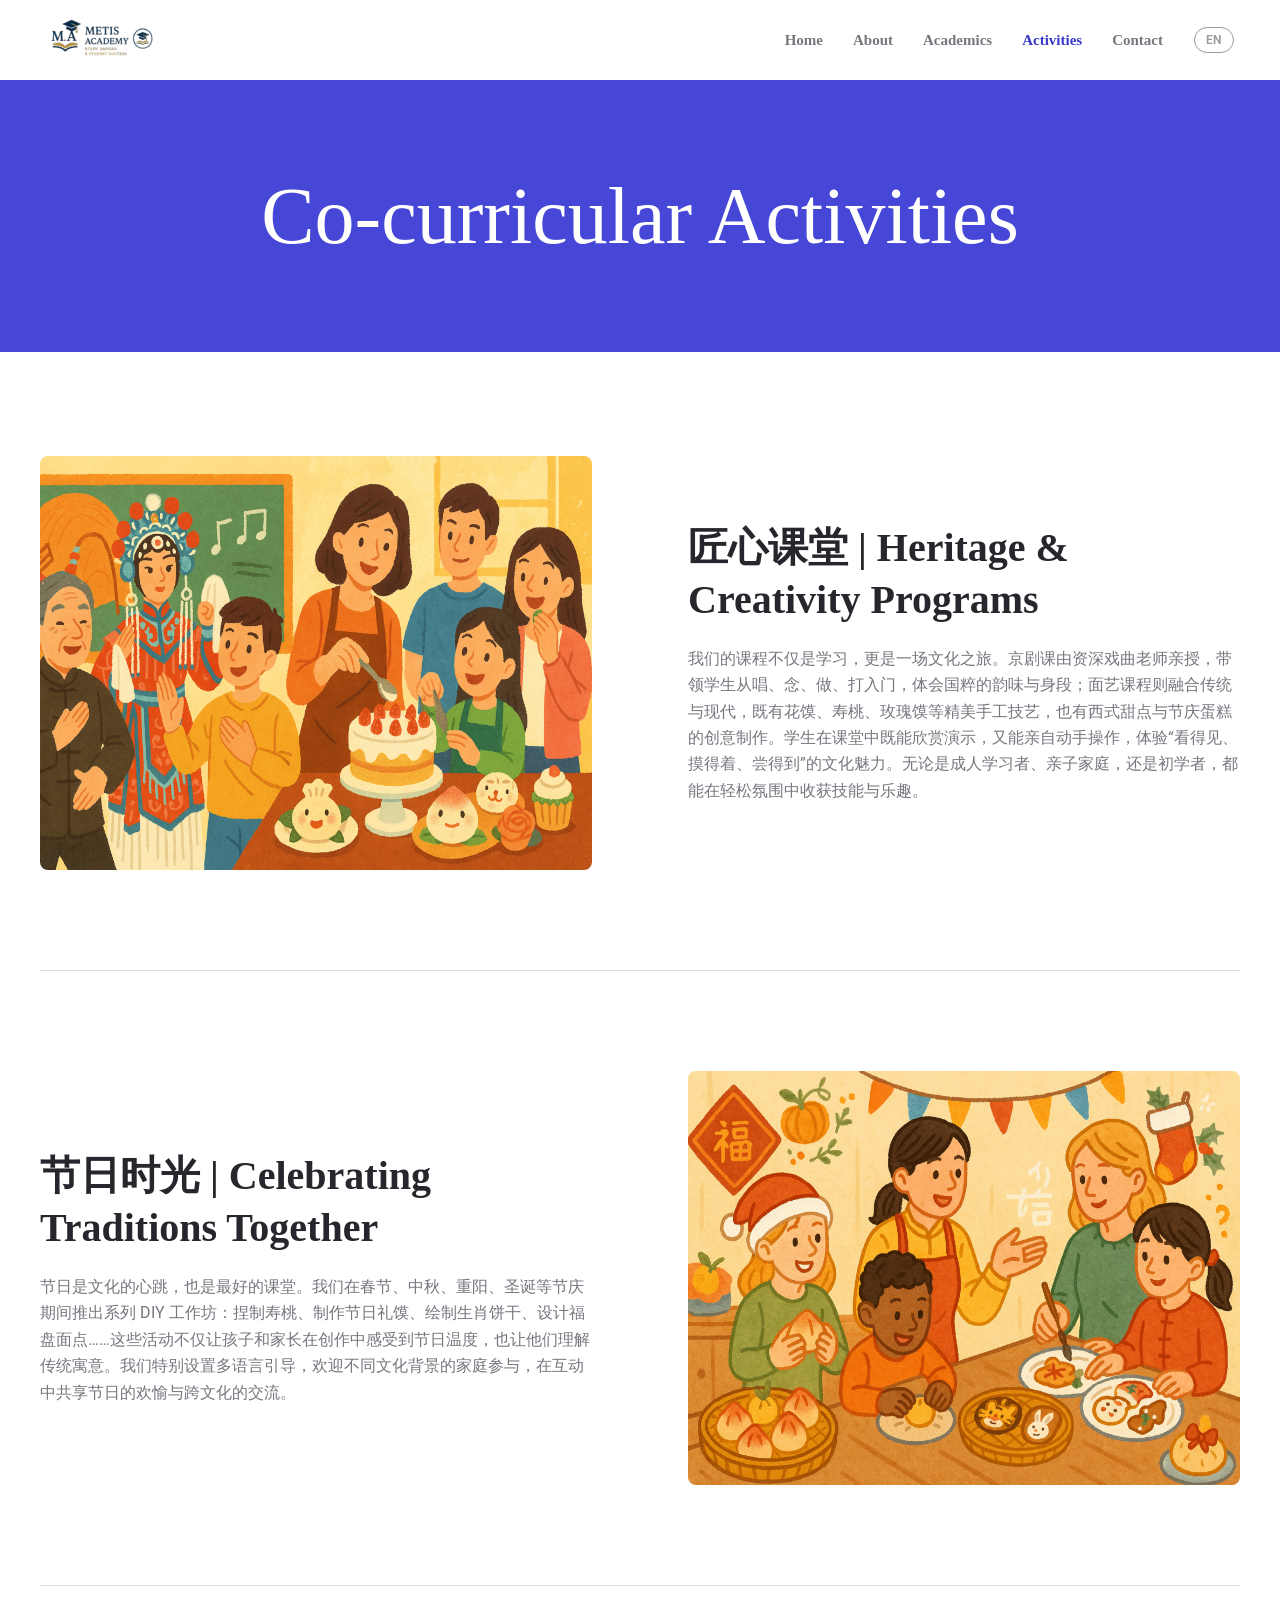
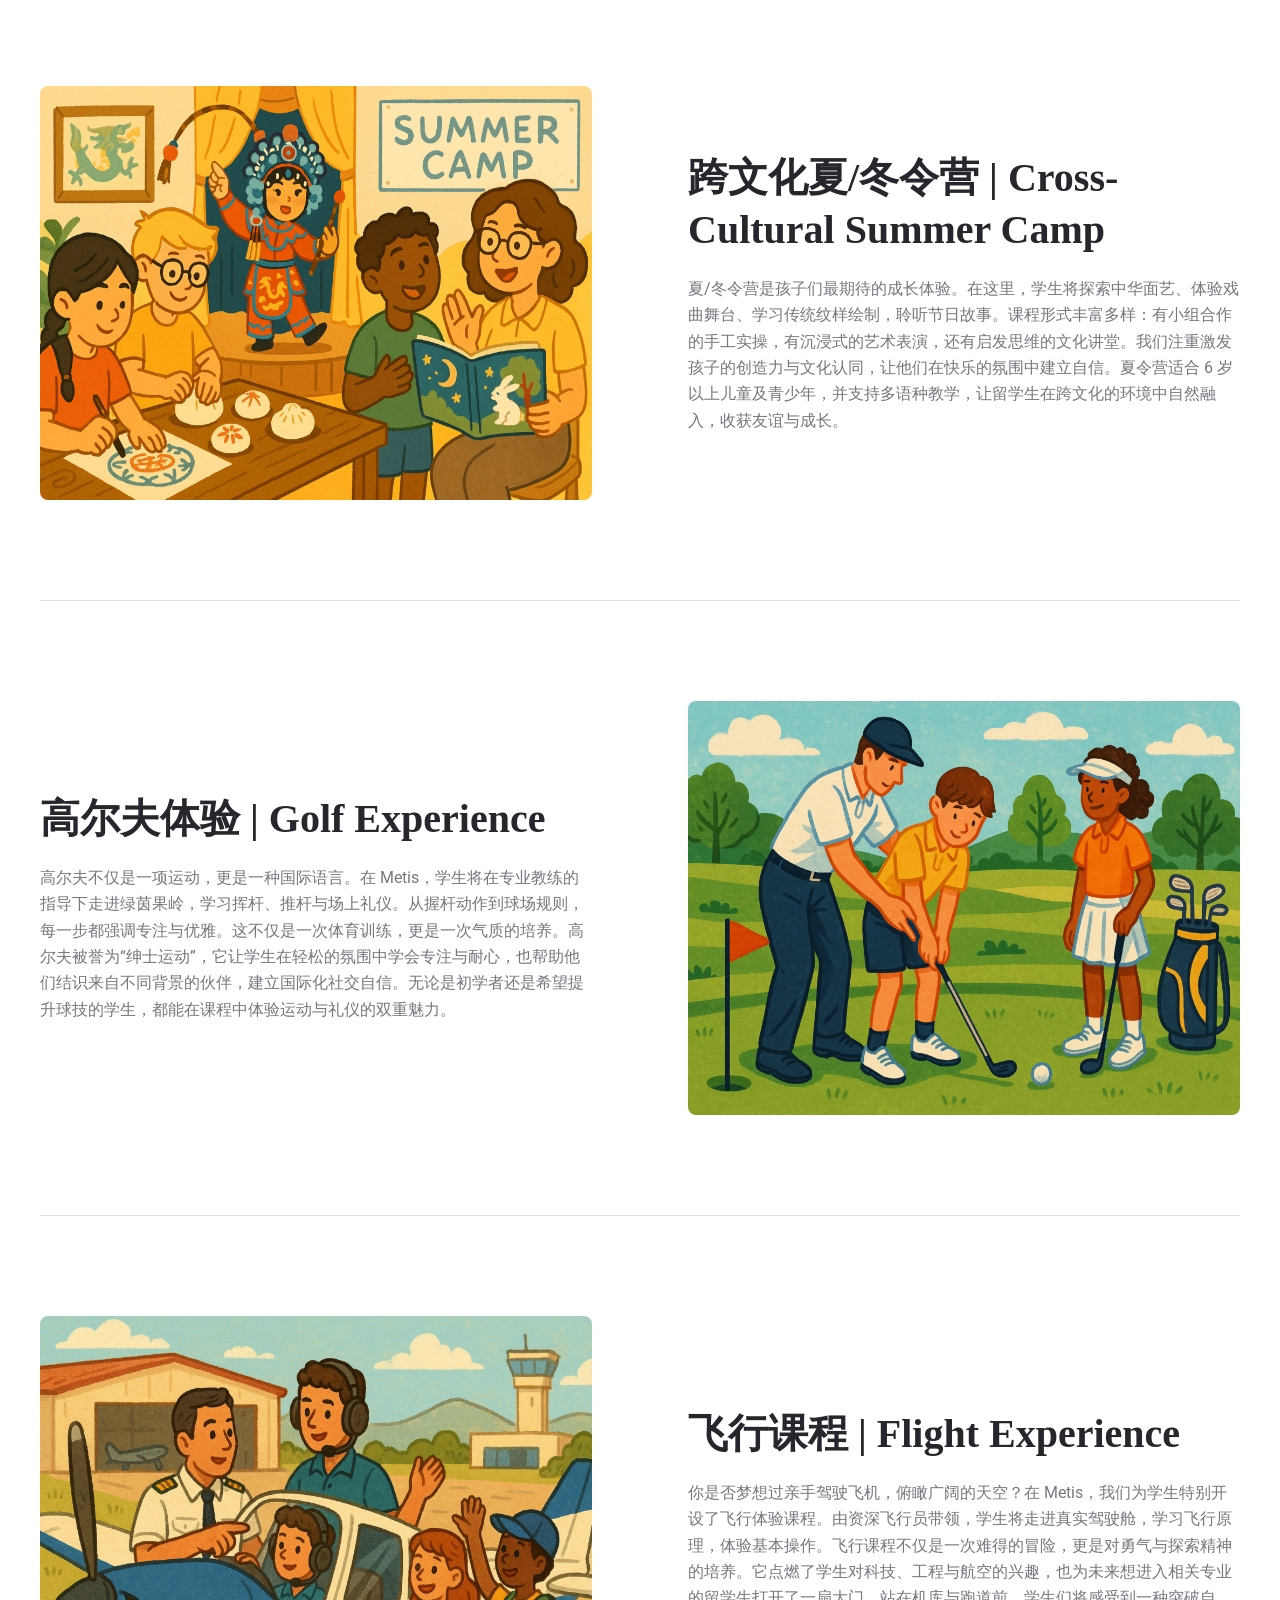
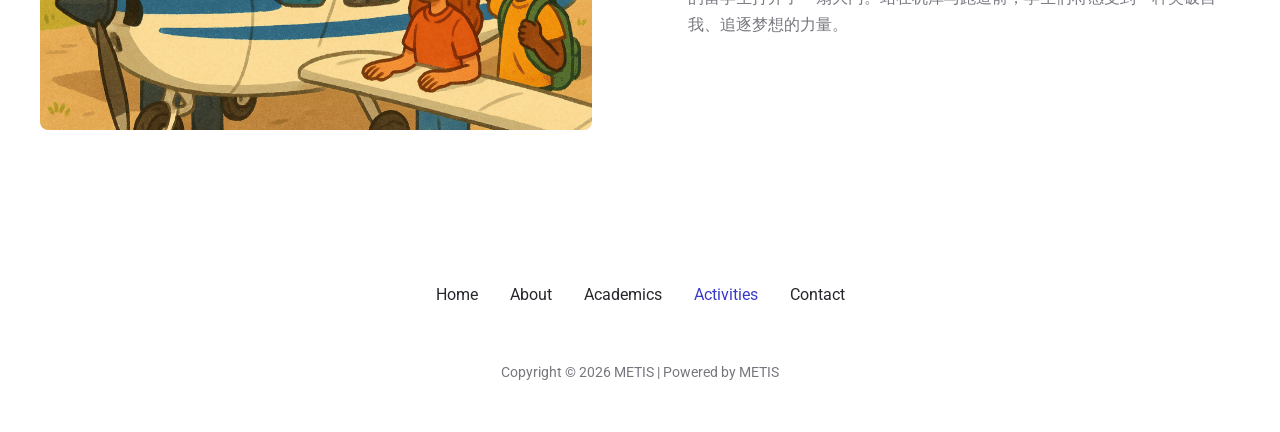
<file: activities/index.html>
<!DOCTYPE html>
<html lang="zh-Hans">
<head>
<meta charset="UTF-8">
<meta name="viewport" content="width=device-width, initial-scale=1">
	<link rel="profile" href="https://gmpg.org/xfn/11"> 
	<title>Activities &#8211; METIS</title>
<meta name='robots' content='noindex, nofollow' />
<link rel="alternate" hreflang="zh-CN" href="index.html" />
<link rel="alternate" hreflang="en" href="../en/activities/index.html" />
<style id='wp-img-auto-sizes-contain-inline-css'>
img:is([sizes=auto i],[sizes^="auto," i]){contain-intrinsic-size:3000px 1500px}
/*# sourceURL=wp-img-auto-sizes-contain-inline-css */
</style>
<link rel='stylesheet' id='astra-theme-css-css' href='../wp-content/themes/astra/assets/css/minified/main.min.css' media='all' />
<style id='astra-theme-css-inline-css'>
:root{--ast-post-nav-space:0;--ast-container-default-xlg-padding:6.67em;--ast-container-default-lg-padding:5.67em;--ast-container-default-slg-padding:4.34em;--ast-container-default-md-padding:3.34em;--ast-container-default-sm-padding:6.67em;--ast-container-default-xs-padding:2.4em;--ast-container-default-xxs-padding:1.4em;--ast-code-block-background:#EEEEEE;--ast-comment-inputs-background:#FAFAFA;--ast-normal-container-width:1200px;--ast-narrow-container-width:750px;--ast-blog-title-font-weight:normal;--ast-blog-meta-weight:inherit;--ast-global-color-primary:var(--ast-global-color-5);--ast-global-color-secondary:var(--ast-global-color-4);--ast-global-color-alternate-background:var(--ast-global-color-7);--ast-global-color-subtle-background:var(--ast-global-color-6);--ast-bg-style-guide:#F8FAFC;--ast-shadow-style-guide:0px 0px 4px 0 #00000057;--ast-global-dark-bg-style:#fff;--ast-global-dark-lfs:#fbfbfb;--ast-widget-bg-color:#fafafa;--ast-wc-container-head-bg-color:#fbfbfb;--ast-title-layout-bg:#eeeeee;--ast-search-border-color:#e7e7e7;--ast-lifter-hover-bg:#e6e6e6;--ast-gallery-block-color:#000;--srfm-color-input-label:var(--ast-global-color-2);}html{font-size:100%;}a,.page-title{color:var(--ast-global-color-2);}a:hover,a:focus{color:var(--ast-global-color-1);}body,button,input,select,textarea,.ast-button,.ast-custom-button{font-family:'Roboto',sans-serif;font-weight:400;font-size:16px;font-size:1rem;line-height:var(--ast-body-line-height,1.65em);}blockquote{color:var(--ast-global-color-3);}p,.entry-content p{margin-bottom:1em;}h1,h2,h3,h4,h5,h6,.entry-content :where(h1,h2,h3,h4,h5,h6),.site-title,.site-title a{font-family:Georgia,Times,serif;font-weight:400;line-height:1em;}.ast-site-identity .site-title a{color:var(--ast-global-color-2);}.site-title{font-size:35px;font-size:2.1875rem;display:none;}header .custom-logo-link img{max-width:126px;width:126px;}.astra-logo-svg{width:126px;}.site-header .site-description{font-size:15px;font-size:0.9375rem;display:none;}.entry-title{font-size:26px;font-size:1.625rem;}.archive .ast-article-post .ast-article-inner,.blog .ast-article-post .ast-article-inner,.archive .ast-article-post .ast-article-inner:hover,.blog .ast-article-post .ast-article-inner:hover{overflow:hidden;}h1,.entry-content :where(h1){font-size:80px;font-size:5rem;font-family:Georgia,Times,serif;line-height:1.4em;}h2,.entry-content :where(h2){font-size:56px;font-size:3.5rem;font-family:Georgia,Times,serif;line-height:1.3em;}h3,.entry-content :where(h3){font-size:40px;font-size:2.5rem;font-family:Georgia,Times,serif;line-height:1.3em;}h4,.entry-content :where(h4){font-size:32px;font-size:2rem;line-height:1.2em;font-family:Georgia,Times,serif;}h5,.entry-content :where(h5){font-size:24px;font-size:1.5rem;line-height:1.2em;font-family:Georgia,Times,serif;}h6,.entry-content :where(h6){font-size:18px;font-size:1.125rem;line-height:1.25em;font-family:Georgia,Times,serif;}::selection{background-color:var(--ast-global-color-0);color:#ffffff;}body,h1,h2,h3,h4,h5,h6,.entry-title a,.entry-content :where(h1,h2,h3,h4,h5,h6){color:var(--ast-global-color-3);}.tagcloud a:hover,.tagcloud a:focus,.tagcloud a.current-item{color:#ffffff;border-color:var(--ast-global-color-2);background-color:var(--ast-global-color-2);}input:focus,input[type="text"]:focus,input[type="email"]:focus,input[type="url"]:focus,input[type="password"]:focus,input[type="reset"]:focus,input[type="search"]:focus,textarea:focus{border-color:var(--ast-global-color-2);}input[type="radio"]:checked,input[type=reset],input[type="checkbox"]:checked,input[type="checkbox"]:hover:checked,input[type="checkbox"]:focus:checked,input[type=range]::-webkit-slider-thumb{border-color:var(--ast-global-color-2);background-color:var(--ast-global-color-2);box-shadow:none;}.site-footer a:hover + .post-count,.site-footer a:focus + .post-count{background:var(--ast-global-color-2);border-color:var(--ast-global-color-2);}.single .nav-links .nav-previous,.single .nav-links .nav-next{color:var(--ast-global-color-2);}.entry-meta,.entry-meta *{line-height:1.45;color:var(--ast-global-color-2);}.entry-meta a:not(.ast-button):hover,.entry-meta a:not(.ast-button):hover *,.entry-meta a:not(.ast-button):focus,.entry-meta a:not(.ast-button):focus *,.page-links > .page-link,.page-links .page-link:hover,.post-navigation a:hover{color:var(--ast-global-color-1);}#cat option,.secondary .calendar_wrap thead a,.secondary .calendar_wrap thead a:visited{color:var(--ast-global-color-2);}.secondary .calendar_wrap #today,.ast-progress-val span{background:var(--ast-global-color-2);}.secondary a:hover + .post-count,.secondary a:focus + .post-count{background:var(--ast-global-color-2);border-color:var(--ast-global-color-2);}.calendar_wrap #today > a{color:#ffffff;}.page-links .page-link,.single .post-navigation a{color:var(--ast-global-color-2);}.ast-search-menu-icon .search-form button.search-submit{padding:0 4px;}.ast-search-menu-icon form.search-form{padding-right:0;}.ast-search-menu-icon.slide-search input.search-field{width:0;}.ast-header-search .ast-search-menu-icon.ast-dropdown-active .search-form,.ast-header-search .ast-search-menu-icon.ast-dropdown-active .search-field:focus{transition:all 0.2s;}.search-form input.search-field:focus{outline:none;}.wp-block-latest-posts > li > a{color:var(--ast-global-color-2);}.widget-title,.widget .wp-block-heading{font-size:22px;font-size:1.375rem;color:var(--ast-global-color-3);}.ast-search-menu-icon.slide-search a:focus-visible:focus-visible,.astra-search-icon:focus-visible,#close:focus-visible,a:focus-visible,.ast-menu-toggle:focus-visible,.site .skip-link:focus-visible,.wp-block-loginout input:focus-visible,.wp-block-search.wp-block-search__button-inside .wp-block-search__inside-wrapper,.ast-header-navigation-arrow:focus-visible,.ast-orders-table__row .ast-orders-table__cell:focus-visible,a#ast-apply-coupon:focus-visible,#ast-apply-coupon:focus-visible,#close:focus-visible,.button.search-submit:focus-visible,#search_submit:focus,.normal-search:focus-visible,.ast-header-account-wrap:focus-visible,.astra-cart-drawer-close:focus,.ast-single-variation:focus,.ast-button:focus{outline-style:dotted;outline-color:inherit;outline-width:thin;}input:focus,input[type="text"]:focus,input[type="email"]:focus,input[type="url"]:focus,input[type="password"]:focus,input[type="reset"]:focus,input[type="search"]:focus,input[type="number"]:focus,textarea:focus,.wp-block-search__input:focus,[data-section="section-header-mobile-trigger"] .ast-button-wrap .ast-mobile-menu-trigger-minimal:focus,.ast-mobile-popup-drawer.active .menu-toggle-close:focus,#ast-scroll-top:focus,#coupon_code:focus,#ast-coupon-code:focus{border-style:dotted;border-color:inherit;border-width:thin;}input{outline:none;}.site-logo-img img{ transition:all 0.2s linear;}body .ast-oembed-container *{position:absolute;top:0;width:100%;height:100%;left:0;}body .wp-block-embed-pocket-casts .ast-oembed-container *{position:unset;}.ast-single-post-featured-section + article {margin-top: 2em;}.site-content .ast-single-post-featured-section img {width: 100%;overflow: hidden;object-fit: cover;}.site > .ast-single-related-posts-container {margin-top: 0;}@media (min-width: 922px) {.ast-desktop .ast-container--narrow {max-width: var(--ast-narrow-container-width);margin: 0 auto;}}@media (max-width:921.9px){#ast-desktop-header{display:none;}}@media (min-width:922px){#ast-mobile-header{display:none;}}.wp-block-buttons.aligncenter{justify-content:center;}@media (max-width:921px){.ast-theme-transparent-header #primary,.ast-theme-transparent-header #secondary{padding:0;}}@media (max-width:921px){.ast-plain-container.ast-no-sidebar #primary{padding:0;}}.ast-plain-container.ast-no-sidebar #primary{margin-top:0;margin-bottom:0;}.wp-block-button.is-style-outline .wp-block-button__link{border-color:var(--ast-global-color-5);}div.wp-block-button.is-style-outline > .wp-block-button__link:not(.has-text-color),div.wp-block-button.wp-block-button__link.is-style-outline:not(.has-text-color){color:var(--ast-global-color-5);}.wp-block-button.is-style-outline .wp-block-button__link:hover,.wp-block-buttons .wp-block-button.is-style-outline .wp-block-button__link:focus,.wp-block-buttons .wp-block-button.is-style-outline > .wp-block-button__link:not(.has-text-color):hover,.wp-block-buttons .wp-block-button.wp-block-button__link.is-style-outline:not(.has-text-color):hover{color:var(--ast-global-color-2);background-color:var(--ast-global-color-4);border-color:var(--ast-global-color-4);}.post-page-numbers.current .page-link,.ast-pagination .page-numbers.current{color:#ffffff;border-color:var(--ast-global-color-0);background-color:var(--ast-global-color-0);}.wp-block-button.is-style-outline .wp-block-button__link.wp-element-button,.ast-outline-button{border-color:var(--ast-global-color-5);font-family:Georgia,Times,serif;font-weight:700;font-size:15px;font-size:0.9375rem;line-height:1em;border-top-left-radius:4px;border-top-right-radius:4px;border-bottom-right-radius:4px;border-bottom-left-radius:4px;}.wp-block-buttons .wp-block-button.is-style-outline > .wp-block-button__link:not(.has-text-color),.wp-block-buttons .wp-block-button.wp-block-button__link.is-style-outline:not(.has-text-color),.ast-outline-button{color:var(--ast-global-color-5);}.wp-block-button.is-style-outline .wp-block-button__link:hover,.wp-block-buttons .wp-block-button.is-style-outline .wp-block-button__link:focus,.wp-block-buttons .wp-block-button.is-style-outline > .wp-block-button__link:not(.has-text-color):hover,.wp-block-buttons .wp-block-button.wp-block-button__link.is-style-outline:not(.has-text-color):hover,.ast-outline-button:hover,.ast-outline-button:focus,.wp-block-uagb-buttons-child .uagb-buttons-repeater.ast-outline-button:hover,.wp-block-uagb-buttons-child .uagb-buttons-repeater.ast-outline-button:focus{color:var(--ast-global-color-2);background-color:var(--ast-global-color-4);border-color:var(--ast-global-color-4);}.wp-block-button .wp-block-button__link.wp-element-button.is-style-outline:not(.has-background),.wp-block-button.is-style-outline>.wp-block-button__link.wp-element-button:not(.has-background),.ast-outline-button{background-color:var(--ast-global-color-5);}.entry-content[data-ast-blocks-layout] > figure{margin-bottom:1em;}@media (max-width:921px){.ast-separate-container #primary,.ast-separate-container #secondary{padding:1.5em 0;}#primary,#secondary{padding:1.5em 0;margin:0;}.ast-left-sidebar #content > .ast-container{display:flex;flex-direction:column-reverse;width:100%;}.ast-separate-container .ast-article-post,.ast-separate-container .ast-article-single{padding:1.5em 2.14em;}.ast-author-box img.avatar{margin:20px 0 0 0;}}@media (min-width:922px){.ast-separate-container.ast-right-sidebar #primary,.ast-separate-container.ast-left-sidebar #primary{border:0;}.search-no-results.ast-separate-container #primary{margin-bottom:4em;}}.wp-block-button .wp-block-button__link{color:var(--ast-global-color-2);}.wp-block-button .wp-block-button__link:hover,.wp-block-button .wp-block-button__link:focus{color:var(--ast-global-color-2);background-color:var(--ast-global-color-4);border-color:var(--ast-global-color-4);}.wp-block-button .wp-block-button__link,.wp-block-search .wp-block-search__button,body .wp-block-file .wp-block-file__button{border-color:var(--ast-global-color-5);background-color:var(--ast-global-color-5);color:var(--ast-global-color-2);font-family:Georgia,Times,serif;font-weight:700;line-height:1em;font-size:15px;font-size:0.9375rem;border-top-left-radius:4px;border-top-right-radius:4px;border-bottom-right-radius:4px;border-bottom-left-radius:4px;padding-top:15px;padding-right:24px;padding-bottom:15px;padding-left:24px;}.menu-toggle,button,.ast-button,.ast-custom-button,.button,input#submit,input[type="button"],input[type="submit"],input[type="reset"],form[CLASS*="wp-block-search__"].wp-block-search .wp-block-search__inside-wrapper .wp-block-search__button,body .wp-block-file .wp-block-file__button{border-style:solid;border-top-width:0;border-right-width:0;border-left-width:0;border-bottom-width:0;color:var(--ast-global-color-2);border-color:var(--ast-global-color-5);background-color:var(--ast-global-color-5);padding-top:15px;padding-right:24px;padding-bottom:15px;padding-left:24px;font-family:Georgia,Times,serif;font-weight:700;font-size:15px;font-size:0.9375rem;line-height:1em;border-top-left-radius:4px;border-top-right-radius:4px;border-bottom-right-radius:4px;border-bottom-left-radius:4px;}button:focus,.menu-toggle:hover,button:hover,.ast-button:hover,.ast-custom-button:hover .button:hover,.ast-custom-button:hover ,input[type=reset]:hover,input[type=reset]:focus,input#submit:hover,input#submit:focus,input[type="button"]:hover,input[type="button"]:focus,input[type="submit"]:hover,input[type="submit"]:focus,form[CLASS*="wp-block-search__"].wp-block-search .wp-block-search__inside-wrapper .wp-block-search__button:hover,form[CLASS*="wp-block-search__"].wp-block-search .wp-block-search__inside-wrapper .wp-block-search__button:focus,body .wp-block-file .wp-block-file__button:hover,body .wp-block-file .wp-block-file__button:focus{color:var(--ast-global-color-2);background-color:var(--ast-global-color-4);border-color:var(--ast-global-color-4);}@media (max-width:921px){.ast-mobile-header-stack .main-header-bar .ast-search-menu-icon{display:inline-block;}.ast-header-break-point.ast-header-custom-item-outside .ast-mobile-header-stack .main-header-bar .ast-search-icon{margin:0;}.ast-comment-avatar-wrap img{max-width:2.5em;}.ast-comment-meta{padding:0 1.8888em 1.3333em;}.ast-separate-container .ast-comment-list li.depth-1{padding:1.5em 2.14em;}.ast-separate-container .comment-respond{padding:2em 2.14em;}}@media (min-width:544px){.ast-container{max-width:100%;}}@media (max-width:544px){.ast-separate-container .ast-article-post,.ast-separate-container .ast-article-single,.ast-separate-container .comments-title,.ast-separate-container .ast-archive-description{padding:1.5em 1em;}.ast-separate-container #content .ast-container{padding-left:0.54em;padding-right:0.54em;}.ast-separate-container .ast-comment-list .bypostauthor{padding:.5em;}.ast-search-menu-icon.ast-dropdown-active .search-field{width:170px;}} #ast-mobile-header .ast-site-header-cart-li a{pointer-events:none;}body,.ast-separate-container{background-color:var(--ast-global-color-4);background-image:none;}@media (max-width:921px){.widget-title{font-size:22px;font-size:1.375rem;}body,button,input,select,textarea,.ast-button,.ast-custom-button{font-size:16px;font-size:1rem;}#secondary,#secondary button,#secondary input,#secondary select,#secondary textarea{font-size:16px;font-size:1rem;}.site-title{display:none;}.site-header .site-description{display:none;}h1,.entry-content :where(h1){font-size:56px;}h2,.entry-content :where(h2){font-size:40px;}h3,.entry-content :where(h3){font-size:32px;}h4,.entry-content :where(h4){font-size:24px;font-size:1.5rem;}h5,.entry-content :where(h5){font-size:20px;font-size:1.25rem;}h6,.entry-content :where(h6){font-size:17px;font-size:1.0625rem;}.astra-logo-svg{width:120px;}header .custom-logo-link img,.ast-header-break-point .site-logo-img .custom-mobile-logo-link img{max-width:120px;width:120px;}}@media (max-width:544px){.widget-title{font-size:21px;font-size:1.4rem;}body,button,input,select,textarea,.ast-button,.ast-custom-button{font-size:15px;font-size:0.9375rem;}#secondary,#secondary button,#secondary input,#secondary select,#secondary textarea{font-size:15px;font-size:0.9375rem;}.site-title{display:none;}.site-header .site-description{display:none;}h1,.entry-content :where(h1){font-size:36px;}h2,.entry-content :where(h2){font-size:32px;}h3,.entry-content :where(h3){font-size:24px;}h4,.entry-content :where(h4){font-size:20px;font-size:1.25rem;}h5,.entry-content :where(h5){font-size:18px;font-size:1.125rem;}h6,.entry-content :where(h6){font-size:16px;font-size:1rem;}header .custom-logo-link img,.ast-header-break-point .site-branding img,.ast-header-break-point .custom-logo-link img{max-width:112px;width:112px;}.astra-logo-svg{width:112px;}.ast-header-break-point .site-logo-img .custom-mobile-logo-link img{max-width:112px;}}@media (max-width:544px){html{font-size:100%;}}@media (min-width:922px){.ast-container{max-width:1240px;}}@media (min-width:922px){.site-content .ast-container{display:flex;}}@media (max-width:921px){.site-content .ast-container{flex-direction:column;}}@media (min-width:922px){.main-header-menu .sub-menu .menu-item.ast-left-align-sub-menu:hover > .sub-menu,.main-header-menu .sub-menu .menu-item.ast-left-align-sub-menu.focus > .sub-menu{margin-left:-0px;}}.site .comments-area{padding-bottom:3em;}.wp-block-file {display: flex;align-items: center;flex-wrap: wrap;justify-content: space-between;}.wp-block-pullquote {border: none;}.wp-block-pullquote blockquote::before {content: "\201D";font-family: "Helvetica",sans-serif;display: flex;transform: rotate( 180deg );font-size: 6rem;font-style: normal;line-height: 1;font-weight: bold;align-items: center;justify-content: center;}.has-text-align-right > blockquote::before {justify-content: flex-start;}.has-text-align-left > blockquote::before {justify-content: flex-end;}figure.wp-block-pullquote.is-style-solid-color blockquote {max-width: 100%;text-align: inherit;}:root {--wp--custom--ast-default-block-top-padding: 3em;--wp--custom--ast-default-block-right-padding: 3em;--wp--custom--ast-default-block-bottom-padding: 3em;--wp--custom--ast-default-block-left-padding: 3em;--wp--custom--ast-container-width: 1200px;--wp--custom--ast-content-width-size: 1200px;--wp--custom--ast-wide-width-size: calc(1200px + var(--wp--custom--ast-default-block-left-padding) + var(--wp--custom--ast-default-block-right-padding));}.ast-narrow-container {--wp--custom--ast-content-width-size: 750px;--wp--custom--ast-wide-width-size: 750px;}@media(max-width: 921px) {:root {--wp--custom--ast-default-block-top-padding: 3em;--wp--custom--ast-default-block-right-padding: 2em;--wp--custom--ast-default-block-bottom-padding: 3em;--wp--custom--ast-default-block-left-padding: 2em;}}@media(max-width: 544px) {:root {--wp--custom--ast-default-block-top-padding: 3em;--wp--custom--ast-default-block-right-padding: 1.5em;--wp--custom--ast-default-block-bottom-padding: 3em;--wp--custom--ast-default-block-left-padding: 1.5em;}}.entry-content > .wp-block-group,.entry-content > .wp-block-cover,.entry-content > .wp-block-columns {padding-top: var(--wp--custom--ast-default-block-top-padding);padding-right: var(--wp--custom--ast-default-block-right-padding);padding-bottom: var(--wp--custom--ast-default-block-bottom-padding);padding-left: var(--wp--custom--ast-default-block-left-padding);}.ast-plain-container.ast-no-sidebar .entry-content > .alignfull,.ast-page-builder-template .ast-no-sidebar .entry-content > .alignfull {margin-left: calc( -50vw + 50%);margin-right: calc( -50vw + 50%);max-width: 100vw;width: 100vw;}.ast-plain-container.ast-no-sidebar .entry-content .alignfull .alignfull,.ast-page-builder-template.ast-no-sidebar .entry-content .alignfull .alignfull,.ast-plain-container.ast-no-sidebar .entry-content .alignfull .alignwide,.ast-page-builder-template.ast-no-sidebar .entry-content .alignfull .alignwide,.ast-plain-container.ast-no-sidebar .entry-content .alignwide .alignfull,.ast-page-builder-template.ast-no-sidebar .entry-content .alignwide .alignfull,.ast-plain-container.ast-no-sidebar .entry-content .alignwide .alignwide,.ast-page-builder-template.ast-no-sidebar .entry-content .alignwide .alignwide,.ast-plain-container.ast-no-sidebar .entry-content .wp-block-column .alignfull,.ast-page-builder-template.ast-no-sidebar .entry-content .wp-block-column .alignfull,.ast-plain-container.ast-no-sidebar .entry-content .wp-block-column .alignwide,.ast-page-builder-template.ast-no-sidebar .entry-content .wp-block-column .alignwide {margin-left: auto;margin-right: auto;width: 100%;}[data-ast-blocks-layout] .wp-block-separator:not(.is-style-dots) {height: 0;}[data-ast-blocks-layout] .wp-block-separator {margin: 20px auto;}[data-ast-blocks-layout] .wp-block-separator:not(.is-style-wide):not(.is-style-dots) {max-width: 100px;}[data-ast-blocks-layout] .wp-block-separator.has-background {padding: 0;}.entry-content[data-ast-blocks-layout] > * {max-width: var(--wp--custom--ast-content-width-size);margin-left: auto;margin-right: auto;}.entry-content[data-ast-blocks-layout] > .alignwide {max-width: var(--wp--custom--ast-wide-width-size);}.entry-content[data-ast-blocks-layout] .alignfull {max-width: none;}.entry-content .wp-block-columns {margin-bottom: 0;}blockquote {margin: 1.5em;border-color: rgba(0,0,0,0.05);}.wp-block-quote:not(.has-text-align-right):not(.has-text-align-center) {border-left: 5px solid rgba(0,0,0,0.05);}.has-text-align-right > blockquote,blockquote.has-text-align-right {border-right: 5px solid rgba(0,0,0,0.05);}.has-text-align-left > blockquote,blockquote.has-text-align-left {border-left: 5px solid rgba(0,0,0,0.05);}.wp-block-site-tagline,.wp-block-latest-posts .read-more {margin-top: 15px;}.wp-block-loginout p label {display: block;}.wp-block-loginout p:not(.login-remember):not(.login-submit) input {width: 100%;}.wp-block-loginout input:focus {border-color: transparent;}.wp-block-loginout input:focus {outline: thin dotted;}.entry-content .wp-block-media-text .wp-block-media-text__content {padding: 0 0 0 8%;}.entry-content .wp-block-media-text.has-media-on-the-right .wp-block-media-text__content {padding: 0 8% 0 0;}.entry-content .wp-block-media-text.has-background .wp-block-media-text__content {padding: 8%;}.entry-content .wp-block-cover:not([class*="background-color"]):not(.has-text-color.has-link-color) .wp-block-cover__inner-container,.entry-content .wp-block-cover:not([class*="background-color"]) .wp-block-cover-image-text,.entry-content .wp-block-cover:not([class*="background-color"]) .wp-block-cover-text,.entry-content .wp-block-cover-image:not([class*="background-color"]) .wp-block-cover__inner-container,.entry-content .wp-block-cover-image:not([class*="background-color"]) .wp-block-cover-image-text,.entry-content .wp-block-cover-image:not([class*="background-color"]) .wp-block-cover-text {color: var(--ast-global-color-primary,var(--ast-global-color-5));}.wp-block-loginout .login-remember input {width: 1.1rem;height: 1.1rem;margin: 0 5px 4px 0;vertical-align: middle;}.wp-block-latest-posts > li > *:first-child,.wp-block-latest-posts:not(.is-grid) > li:first-child {margin-top: 0;}.entry-content > .wp-block-buttons,.entry-content > .wp-block-uagb-buttons {margin-bottom: 1.5em;}.wp-block-search__inside-wrapper .wp-block-search__input {padding: 0 10px;color: var(--ast-global-color-3);background: var(--ast-global-color-primary,var(--ast-global-color-5));border-color: var(--ast-border-color);}.wp-block-latest-posts .read-more {margin-bottom: 1.5em;}.wp-block-search__no-button .wp-block-search__inside-wrapper .wp-block-search__input {padding-top: 5px;padding-bottom: 5px;}.wp-block-latest-posts .wp-block-latest-posts__post-date,.wp-block-latest-posts .wp-block-latest-posts__post-author {font-size: 1rem;}.wp-block-latest-posts > li > *,.wp-block-latest-posts:not(.is-grid) > li {margin-top: 12px;margin-bottom: 12px;}.ast-page-builder-template .entry-content[data-ast-blocks-layout] > *,.ast-page-builder-template .entry-content[data-ast-blocks-layout] > .alignfull:not(.wp-block-group):not(.uagb-is-root-container) > * {max-width: none;}.ast-page-builder-template .entry-content[data-ast-blocks-layout] > .alignwide:not(.uagb-is-root-container) > * {max-width: var(--wp--custom--ast-wide-width-size);}.ast-page-builder-template .entry-content[data-ast-blocks-layout] > .inherit-container-width > *,.ast-page-builder-template .entry-content[data-ast-blocks-layout] > *:not(.wp-block-group):not(.uagb-is-root-container) > *,.entry-content[data-ast-blocks-layout] > .wp-block-cover .wp-block-cover__inner-container {max-width: var(--wp--custom--ast-content-width-size) ;margin-left: auto;margin-right: auto;}.entry-content[data-ast-blocks-layout] .wp-block-cover:not(.alignleft):not(.alignright) {width: auto;}@media(max-width: 1200px) {.ast-separate-container .entry-content > .alignfull,.ast-separate-container .entry-content[data-ast-blocks-layout] > .alignwide,.ast-plain-container .entry-content[data-ast-blocks-layout] > .alignwide,.ast-plain-container .entry-content .alignfull {margin-left: calc(-1 * min(var(--ast-container-default-xlg-padding),20px)) ;margin-right: calc(-1 * min(var(--ast-container-default-xlg-padding),20px));}}@media(min-width: 1201px) {.ast-separate-container .entry-content > .alignfull {margin-left: calc(-1 * var(--ast-container-default-xlg-padding) );margin-right: calc(-1 * var(--ast-container-default-xlg-padding) );}.ast-separate-container .entry-content[data-ast-blocks-layout] > .alignwide,.ast-plain-container .entry-content[data-ast-blocks-layout] > .alignwide {margin-left: calc(-1 * var(--wp--custom--ast-default-block-left-padding) );margin-right: calc(-1 * var(--wp--custom--ast-default-block-right-padding) );}}@media(min-width: 921px) {.ast-separate-container .entry-content .wp-block-group.alignwide:not(.inherit-container-width) > :where(:not(.alignleft):not(.alignright)),.ast-plain-container .entry-content .wp-block-group.alignwide:not(.inherit-container-width) > :where(:not(.alignleft):not(.alignright)) {max-width: calc( var(--wp--custom--ast-content-width-size) + 80px );}.ast-plain-container.ast-right-sidebar .entry-content[data-ast-blocks-layout] .alignfull,.ast-plain-container.ast-left-sidebar .entry-content[data-ast-blocks-layout] .alignfull {margin-left: -60px;margin-right: -60px;}}@media(min-width: 544px) {.entry-content > .alignleft {margin-right: 20px;}.entry-content > .alignright {margin-left: 20px;}}@media (max-width:544px){.wp-block-columns .wp-block-column:not(:last-child){margin-bottom:20px;}.wp-block-latest-posts{margin:0;}}@media( max-width: 600px ) {.entry-content .wp-block-media-text .wp-block-media-text__content,.entry-content .wp-block-media-text.has-media-on-the-right .wp-block-media-text__content {padding: 8% 0 0;}.entry-content .wp-block-media-text.has-background .wp-block-media-text__content {padding: 8%;}}.ast-page-builder-template .entry-header {padding-left: 0;}.ast-narrow-container .site-content .wp-block-uagb-image--align-full .wp-block-uagb-image__figure {max-width: 100%;margin-left: auto;margin-right: auto;}:root .has-ast-global-color-0-color{color:var(--ast-global-color-0);}:root .has-ast-global-color-0-background-color{background-color:var(--ast-global-color-0);}:root .wp-block-button .has-ast-global-color-0-color{color:var(--ast-global-color-0);}:root .wp-block-button .has-ast-global-color-0-background-color{background-color:var(--ast-global-color-0);}:root .has-ast-global-color-1-color{color:var(--ast-global-color-1);}:root .has-ast-global-color-1-background-color{background-color:var(--ast-global-color-1);}:root .wp-block-button .has-ast-global-color-1-color{color:var(--ast-global-color-1);}:root .wp-block-button .has-ast-global-color-1-background-color{background-color:var(--ast-global-color-1);}:root .has-ast-global-color-2-color{color:var(--ast-global-color-2);}:root .has-ast-global-color-2-background-color{background-color:var(--ast-global-color-2);}:root .wp-block-button .has-ast-global-color-2-color{color:var(--ast-global-color-2);}:root .wp-block-button .has-ast-global-color-2-background-color{background-color:var(--ast-global-color-2);}:root .has-ast-global-color-3-color{color:var(--ast-global-color-3);}:root .has-ast-global-color-3-background-color{background-color:var(--ast-global-color-3);}:root .wp-block-button .has-ast-global-color-3-color{color:var(--ast-global-color-3);}:root .wp-block-button .has-ast-global-color-3-background-color{background-color:var(--ast-global-color-3);}:root .has-ast-global-color-4-color{color:var(--ast-global-color-4);}:root .has-ast-global-color-4-background-color{background-color:var(--ast-global-color-4);}:root .wp-block-button .has-ast-global-color-4-color{color:var(--ast-global-color-4);}:root .wp-block-button .has-ast-global-color-4-background-color{background-color:var(--ast-global-color-4);}:root .has-ast-global-color-5-color{color:var(--ast-global-color-5);}:root .has-ast-global-color-5-background-color{background-color:var(--ast-global-color-5);}:root .wp-block-button .has-ast-global-color-5-color{color:var(--ast-global-color-5);}:root .wp-block-button .has-ast-global-color-5-background-color{background-color:var(--ast-global-color-5);}:root .has-ast-global-color-6-color{color:var(--ast-global-color-6);}:root .has-ast-global-color-6-background-color{background-color:var(--ast-global-color-6);}:root .wp-block-button .has-ast-global-color-6-color{color:var(--ast-global-color-6);}:root .wp-block-button .has-ast-global-color-6-background-color{background-color:var(--ast-global-color-6);}:root .has-ast-global-color-7-color{color:var(--ast-global-color-7);}:root .has-ast-global-color-7-background-color{background-color:var(--ast-global-color-7);}:root .wp-block-button .has-ast-global-color-7-color{color:var(--ast-global-color-7);}:root .wp-block-button .has-ast-global-color-7-background-color{background-color:var(--ast-global-color-7);}:root .has-ast-global-color-8-color{color:var(--ast-global-color-8);}:root .has-ast-global-color-8-background-color{background-color:var(--ast-global-color-8);}:root .wp-block-button .has-ast-global-color-8-color{color:var(--ast-global-color-8);}:root .wp-block-button .has-ast-global-color-8-background-color{background-color:var(--ast-global-color-8);}:root{--ast-global-color-0:#4747d7;--ast-global-color-1:#3939c8;--ast-global-color-2:#26262c;--ast-global-color-3:#76767f;--ast-global-color-4:#ffffff;--ast-global-color-5:#ffffff;--ast-global-color-6:#243673;--ast-global-color-7:#26262c;--ast-global-color-8:#bfd1ff;}:root {--ast-border-color : #dddddd;}.ast-single-entry-banner {-js-display: flex;display: flex;flex-direction: column;justify-content: center;text-align: center;position: relative;background: var(--ast-title-layout-bg);}.ast-single-entry-banner[data-banner-layout="layout-1"] {max-width: 1200px;background: inherit;padding: 20px 0;}.ast-single-entry-banner[data-banner-width-type="custom"] {margin: 0 auto;width: 100%;}.ast-single-entry-banner + .site-content .entry-header {margin-bottom: 0;}.site .ast-author-avatar {--ast-author-avatar-size: ;}a.ast-underline-text {text-decoration: underline;}.ast-container > .ast-terms-link {position: relative;display: block;}a.ast-button.ast-badge-tax {padding: 4px 8px;border-radius: 3px;font-size: inherit;}header.entry-header > *:not(:last-child){margin-bottom:10px;}.ast-archive-entry-banner {-js-display: flex;display: flex;flex-direction: column;justify-content: center;text-align: center;position: relative;background: var(--ast-title-layout-bg);}.ast-archive-entry-banner[data-banner-width-type="custom"] {margin: 0 auto;width: 100%;}.ast-archive-entry-banner[data-banner-layout="layout-1"] {background: inherit;padding: 20px 0;text-align: left;}body.archive .ast-archive-description{max-width:1200px;width:100%;text-align:left;padding-top:3em;padding-right:3em;padding-bottom:3em;padding-left:3em;}body.archive .ast-archive-description .ast-archive-title,body.archive .ast-archive-description .ast-archive-title *{font-size:40px;font-size:2.5rem;}body.archive .ast-archive-description > *:not(:last-child){margin-bottom:10px;}@media (max-width:921px){body.archive .ast-archive-description{text-align:left;}}@media (max-width:544px){body.archive .ast-archive-description{text-align:left;}}.ast-breadcrumbs .trail-browse,.ast-breadcrumbs .trail-items,.ast-breadcrumbs .trail-items li{display:inline-block;margin:0;padding:0;border:none;background:inherit;text-indent:0;text-decoration:none;}.ast-breadcrumbs .trail-browse{font-size:inherit;font-style:inherit;font-weight:inherit;color:inherit;}.ast-breadcrumbs .trail-items{list-style:none;}.trail-items li::after{padding:0 0.3em;content:"\00bb";}.trail-items li:last-of-type::after{display:none;}h1,h2,h3,h4,h5,h6,.entry-content :where(h1,h2,h3,h4,h5,h6){color:var(--ast-global-color-2);}@media (max-width:921px){.ast-builder-grid-row-container.ast-builder-grid-row-tablet-3-firstrow .ast-builder-grid-row > *:first-child,.ast-builder-grid-row-container.ast-builder-grid-row-tablet-3-lastrow .ast-builder-grid-row > *:last-child{grid-column:1 / -1;}}@media (max-width:544px){.ast-builder-grid-row-container.ast-builder-grid-row-mobile-3-firstrow .ast-builder-grid-row > *:first-child,.ast-builder-grid-row-container.ast-builder-grid-row-mobile-3-lastrow .ast-builder-grid-row > *:last-child{grid-column:1 / -1;}}.ast-builder-layout-element[data-section="title_tagline"]{display:flex;}@media (max-width:921px){.ast-header-break-point .ast-builder-layout-element[data-section="title_tagline"]{display:flex;}}@media (max-width:544px){.ast-header-break-point .ast-builder-layout-element[data-section="title_tagline"]{display:flex;}}.ast-builder-menu-1{font-family:Georgia,Times,serif;font-weight:700;}.ast-builder-menu-1 .menu-item > .menu-link{font-size:15px;font-size:0.9375rem;color:var(--ast-global-color-3);}.ast-builder-menu-1 .menu-item > .ast-menu-toggle{color:var(--ast-global-color-3);}.ast-builder-menu-1 .menu-item:hover > .menu-link,.ast-builder-menu-1 .inline-on-mobile .menu-item:hover > .ast-menu-toggle{color:var(--ast-global-color-1);}.ast-builder-menu-1 .menu-item:hover > .ast-menu-toggle{color:var(--ast-global-color-1);}.ast-builder-menu-1 .menu-item.current-menu-item > .menu-link,.ast-builder-menu-1 .inline-on-mobile .menu-item.current-menu-item > .ast-menu-toggle,.ast-builder-menu-1 .current-menu-ancestor > .menu-link{color:var(--ast-global-color-1);}.ast-builder-menu-1 .menu-item.current-menu-item > .ast-menu-toggle{color:var(--ast-global-color-1);}.ast-builder-menu-1 .sub-menu,.ast-builder-menu-1 .inline-on-mobile .sub-menu{border-top-width:2px;border-bottom-width:0px;border-right-width:0px;border-left-width:0px;border-color:var(--ast-global-color-0);border-style:solid;}.ast-builder-menu-1 .sub-menu .sub-menu{top:-2px;}.ast-builder-menu-1 .main-header-menu > .menu-item > .sub-menu,.ast-builder-menu-1 .main-header-menu > .menu-item > .astra-full-megamenu-wrapper{margin-top:0px;}.ast-desktop .ast-builder-menu-1 .main-header-menu > .menu-item > .sub-menu:before,.ast-desktop .ast-builder-menu-1 .main-header-menu > .menu-item > .astra-full-megamenu-wrapper:before{height:calc( 0px + 2px + 5px );}.ast-desktop .ast-builder-menu-1 .menu-item .sub-menu .menu-link{border-style:none;}@media (max-width:921px){.ast-header-break-point .ast-builder-menu-1 .menu-item.menu-item-has-children > .ast-menu-toggle{top:0;}.ast-builder-menu-1 .inline-on-mobile .menu-item.menu-item-has-children > .ast-menu-toggle{right:-15px;}.ast-builder-menu-1 .menu-item-has-children > .menu-link:after{content:unset;}.ast-builder-menu-1 .main-header-menu > .menu-item > .sub-menu,.ast-builder-menu-1 .main-header-menu > .menu-item > .astra-full-megamenu-wrapper{margin-top:0;}}@media (max-width:544px){.ast-header-break-point .ast-builder-menu-1 .menu-item.menu-item-has-children > .ast-menu-toggle{top:0;}.ast-builder-menu-1 .main-header-menu > .menu-item > .sub-menu,.ast-builder-menu-1 .main-header-menu > .menu-item > .astra-full-megamenu-wrapper{margin-top:0;}}.ast-builder-menu-1{display:flex;}@media (max-width:921px){.ast-header-break-point .ast-builder-menu-1{display:flex;}}@media (max-width:544px){.ast-header-break-point .ast-builder-menu-1{display:flex;}}.ast-builder-html-element img.alignnone{display:inline-block;}.ast-builder-html-element p:first-child{margin-top:0;}.ast-builder-html-element p:last-child{margin-bottom:0;}.ast-header-break-point .main-header-bar .ast-builder-html-element{line-height:1.85714285714286;}.ast-header-html-1 .ast-builder-html-element{font-size:15px;font-size:0.9375rem;}.ast-header-html-1{font-size:15px;font-size:0.9375rem;}.ast-header-html-1{display:flex;}@media (max-width:921px){.ast-header-break-point .ast-header-html-1{display:flex;}}@media (max-width:544px){.ast-header-break-point .ast-header-html-1{display:flex;}}.site-below-footer-wrap{padding-top:20px;padding-bottom:20px;}.site-below-footer-wrap[data-section="section-below-footer-builder"]{background-image:none;min-height:40px;}.site-below-footer-wrap[data-section="section-below-footer-builder"] .ast-builder-grid-row{max-width:1200px;min-height:40px;margin-left:auto;margin-right:auto;}.site-below-footer-wrap[data-section="section-below-footer-builder"] .ast-builder-grid-row,.site-below-footer-wrap[data-section="section-below-footer-builder"] .site-footer-section{align-items:center;}.site-below-footer-wrap[data-section="section-below-footer-builder"].ast-footer-row-inline .site-footer-section{display:flex;margin-bottom:0;}.ast-builder-grid-row-full .ast-builder-grid-row{grid-template-columns:1fr;}@media (max-width:921px){.site-below-footer-wrap[data-section="section-below-footer-builder"].ast-footer-row-tablet-inline .site-footer-section{display:flex;margin-bottom:0;}.site-below-footer-wrap[data-section="section-below-footer-builder"].ast-footer-row-tablet-stack .site-footer-section{display:block;margin-bottom:10px;}.ast-builder-grid-row-container.ast-builder-grid-row-tablet-full .ast-builder-grid-row{grid-template-columns:1fr;}}@media (max-width:544px){.site-below-footer-wrap[data-section="section-below-footer-builder"].ast-footer-row-mobile-inline .site-footer-section{display:flex;margin-bottom:0;}.site-below-footer-wrap[data-section="section-below-footer-builder"].ast-footer-row-mobile-stack .site-footer-section{display:block;margin-bottom:10px;}.ast-builder-grid-row-container.ast-builder-grid-row-mobile-full .ast-builder-grid-row{grid-template-columns:1fr;}}.site-below-footer-wrap[data-section="section-below-footer-builder"]{padding-bottom:40px;}@media (max-width:921px){.site-below-footer-wrap[data-section="section-below-footer-builder"]{padding-bottom:40px;}}@media (max-width:544px){.site-below-footer-wrap[data-section="section-below-footer-builder"]{padding-top:24px;padding-bottom:24px;padding-left:24px;padding-right:24px;}}.site-below-footer-wrap[data-section="section-below-footer-builder"]{display:grid;}@media (max-width:921px){.ast-header-break-point .site-below-footer-wrap[data-section="section-below-footer-builder"]{display:grid;}}@media (max-width:544px){.ast-header-break-point .site-below-footer-wrap[data-section="section-below-footer-builder"]{display:grid;}}.ast-footer-copyright{text-align:center;}.ast-footer-copyright {color:var(--ast-global-color-3);}@media (max-width:921px){.ast-footer-copyright{text-align:center;}}@media (max-width:544px){.ast-footer-copyright{text-align:center;}}.ast-footer-copyright {font-size:14px;font-size:0.875rem;}@media (max-width:921px){.ast-footer-copyright {font-size:14px;font-size:0.875rem;}}.ast-footer-copyright.ast-builder-layout-element{display:flex;}@media (max-width:921px){.ast-header-break-point .ast-footer-copyright.ast-builder-layout-element{display:flex;}}@media (max-width:544px){.ast-header-break-point .ast-footer-copyright.ast-builder-layout-element{display:flex;}}.site-footer{background-color:var(--ast-global-color-4);background-image:none;}.site-primary-footer-wrap{padding-top:45px;padding-bottom:45px;}.site-primary-footer-wrap[data-section="section-primary-footer-builder"]{background-image:none;}.site-primary-footer-wrap[data-section="section-primary-footer-builder"] .ast-builder-grid-row{max-width:1200px;margin-left:auto;margin-right:auto;}.site-primary-footer-wrap[data-section="section-primary-footer-builder"] .ast-builder-grid-row,.site-primary-footer-wrap[data-section="section-primary-footer-builder"] .site-footer-section{align-items:center;}.site-primary-footer-wrap[data-section="section-primary-footer-builder"].ast-footer-row-inline .site-footer-section{display:flex;margin-bottom:0;}.ast-builder-grid-row-3-cheavy .ast-builder-grid-row{grid-template-columns:1fr 2fr 1fr;}@media (max-width:921px){.site-primary-footer-wrap[data-section="section-primary-footer-builder"].ast-footer-row-tablet-inline .site-footer-section{display:flex;margin-bottom:0;}.site-primary-footer-wrap[data-section="section-primary-footer-builder"].ast-footer-row-tablet-stack .site-footer-section{display:block;margin-bottom:10px;}.ast-builder-grid-row-container.ast-builder-grid-row-tablet-full .ast-builder-grid-row{grid-template-columns:1fr;}}@media (max-width:544px){.site-primary-footer-wrap[data-section="section-primary-footer-builder"].ast-footer-row-mobile-inline .site-footer-section{display:flex;margin-bottom:0;}.site-primary-footer-wrap[data-section="section-primary-footer-builder"].ast-footer-row-mobile-stack .site-footer-section{display:block;margin-bottom:10px;}.ast-builder-grid-row-container.ast-builder-grid-row-mobile-full .ast-builder-grid-row{grid-template-columns:1fr;}}.site-primary-footer-wrap[data-section="section-primary-footer-builder"]{padding-top:48px;padding-bottom:24px;padding-left:40px;padding-right:40px;}.site-primary-footer-wrap[data-section="section-primary-footer-builder"]{display:grid;}@media (max-width:921px){.ast-header-break-point .site-primary-footer-wrap[data-section="section-primary-footer-builder"]{display:grid;}}@media (max-width:544px){.ast-header-break-point .site-primary-footer-wrap[data-section="section-primary-footer-builder"]{display:grid;}}.ast-header-break-point .main-header-bar{border-bottom-width:1px;}@media (min-width:922px){.main-header-bar{border-bottom-width:1px;}}.main-header-menu .menu-item, #astra-footer-menu .menu-item, .main-header-bar .ast-masthead-custom-menu-items{-js-display:flex;display:flex;-webkit-box-pack:center;-webkit-justify-content:center;-moz-box-pack:center;-ms-flex-pack:center;justify-content:center;-webkit-box-orient:vertical;-webkit-box-direction:normal;-webkit-flex-direction:column;-moz-box-orient:vertical;-moz-box-direction:normal;-ms-flex-direction:column;flex-direction:column;}.main-header-menu > .menu-item > .menu-link, #astra-footer-menu > .menu-item > .menu-link{height:100%;-webkit-box-align:center;-webkit-align-items:center;-moz-box-align:center;-ms-flex-align:center;align-items:center;-js-display:flex;display:flex;}.ast-header-break-point .main-navigation ul .menu-item .menu-link .icon-arrow:first-of-type svg{top:.2em;margin-top:0px;margin-left:0px;width:.65em;transform:translate(0, -2px) rotateZ(270deg);}.ast-mobile-popup-content .ast-submenu-expanded > .ast-menu-toggle{transform:rotateX(180deg);overflow-y:auto;}@media (min-width:922px){.ast-builder-menu .main-navigation > ul > li:last-child a{margin-right:0;}}.ast-separate-container .ast-article-inner{background-color:transparent;background-image:none;}.ast-separate-container .ast-article-post{background-color:var(--ast-global-color-5);background-image:none;}@media (max-width:921px){.ast-separate-container .ast-article-post{background-color:var(--ast-global-color-5);background-image:none;}}@media (max-width:544px){.ast-separate-container .ast-article-post{background-color:var(--ast-global-color-5);background-image:none;}}.ast-separate-container .ast-article-single:not(.ast-related-post), .ast-separate-container .error-404, .ast-separate-container .no-results, .single.ast-separate-container  .ast-author-meta, .ast-separate-container .related-posts-title-wrapper, .ast-separate-container .comments-count-wrapper, .ast-box-layout.ast-plain-container .site-content, .ast-padded-layout.ast-plain-container .site-content, .ast-separate-container .ast-archive-description, .ast-separate-container .comments-area .comment-respond, .ast-separate-container .comments-area .ast-comment-list li, .ast-separate-container .comments-area .comments-title{background-color:var(--ast-global-color-5);background-image:none;}@media (max-width:921px){.ast-separate-container .ast-article-single:not(.ast-related-post), .ast-separate-container .error-404, .ast-separate-container .no-results, .single.ast-separate-container  .ast-author-meta, .ast-separate-container .related-posts-title-wrapper, .ast-separate-container .comments-count-wrapper, .ast-box-layout.ast-plain-container .site-content, .ast-padded-layout.ast-plain-container .site-content, .ast-separate-container .ast-archive-description{background-color:var(--ast-global-color-5);background-image:none;}}@media (max-width:544px){.ast-separate-container .ast-article-single:not(.ast-related-post), .ast-separate-container .error-404, .ast-separate-container .no-results, .single.ast-separate-container  .ast-author-meta, .ast-separate-container .related-posts-title-wrapper, .ast-separate-container .comments-count-wrapper, .ast-box-layout.ast-plain-container .site-content, .ast-padded-layout.ast-plain-container .site-content, .ast-separate-container .ast-archive-description{background-color:var(--ast-global-color-5);background-image:none;}}.ast-separate-container.ast-two-container #secondary .widget{background-color:var(--ast-global-color-5);background-image:none;}@media (max-width:921px){.ast-separate-container.ast-two-container #secondary .widget{background-color:var(--ast-global-color-5);background-image:none;}}@media (max-width:544px){.ast-separate-container.ast-two-container #secondary .widget{background-color:var(--ast-global-color-5);background-image:none;}}
		#ast-scroll-top {
			display: none;
			position: fixed;
			text-align: center;
			cursor: pointer;
			z-index: 99;
			width: 2.1em;
			height: 2.1em;
			line-height: 2.1;
			color: #ffffff;
			border-radius: 2px;
			content: "";
			outline: inherit;
		}
		@media (min-width: 769px) {
			#ast-scroll-top {
				content: "769";
			}
		}
		#ast-scroll-top .ast-icon.icon-arrow svg {
			margin-left: 0px;
			vertical-align: middle;
			transform: translate(0, -20%) rotate(180deg);
			width: 1.6em;
		}
		.ast-scroll-to-top-right {
			right: 30px;
			bottom: 30px;
		}
		.ast-scroll-to-top-left {
			left: 30px;
			bottom: 30px;
		}
	#ast-scroll-top{background-color:var(--ast-global-color-2);font-size:15px;}@media (max-width:921px){#ast-scroll-top .ast-icon.icon-arrow svg{width:1em;}}.ast-off-canvas-active body.ast-main-header-nav-open {overflow: hidden;}.ast-mobile-popup-drawer .ast-mobile-popup-overlay {background-color: rgba(0,0,0,0.4);position: fixed;top: 0;right: 0;bottom: 0;left: 0;visibility: hidden;opacity: 0;transition: opacity 0.2s ease-in-out;}.ast-mobile-popup-drawer .ast-mobile-popup-header {-js-display: flex;display: flex;justify-content: flex-end;min-height: calc( 1.2em + 24px);}.ast-mobile-popup-drawer .ast-mobile-popup-header .menu-toggle-close {background: transparent;border: 0;font-size: 24px;line-height: 1;padding: .6em;color: inherit;-js-display: flex;display: flex;box-shadow: none;}.ast-mobile-popup-drawer.ast-mobile-popup-full-width .ast-mobile-popup-inner {max-width: none;transition: transform 0s ease-in,opacity 0.2s ease-in;}.ast-mobile-popup-drawer.active {left: 0;opacity: 1;right: 0;z-index: 100000;transition: opacity 0.25s ease-out;}.ast-mobile-popup-drawer.active .ast-mobile-popup-overlay {opacity: 1;cursor: pointer;visibility: visible;}body.admin-bar .ast-mobile-popup-drawer,body.admin-bar .ast-mobile-popup-drawer .ast-mobile-popup-inner {top: 32px;}body.admin-bar.ast-primary-sticky-header-active .ast-mobile-popup-drawer,body.admin-bar.ast-primary-sticky-header-active .ast-mobile-popup-drawer .ast-mobile-popup-inner{top: 0px;}@media (max-width: 782px) {body.admin-bar .ast-mobile-popup-drawer,body.admin-bar .ast-mobile-popup-drawer .ast-mobile-popup-inner {top: 46px;}}.ast-mobile-popup-content > *,.ast-desktop-popup-content > *{padding: 10px 0;height: auto;}.ast-mobile-popup-content > *:first-child,.ast-desktop-popup-content > *:first-child{padding-top: 10px;}.ast-mobile-popup-content > .ast-builder-menu,.ast-desktop-popup-content > .ast-builder-menu{padding-top: 0;}.ast-mobile-popup-content > *:last-child,.ast-desktop-popup-content > *:last-child {padding-bottom: 0;}.ast-mobile-popup-drawer .ast-mobile-popup-content .ast-search-icon,.ast-mobile-popup-drawer .main-header-bar-navigation .menu-item-has-children .sub-menu,.ast-mobile-popup-drawer .ast-desktop-popup-content .ast-search-icon {display: none;}.ast-mobile-popup-drawer .ast-mobile-popup-content .ast-search-menu-icon.ast-inline-search label,.ast-mobile-popup-drawer .ast-desktop-popup-content .ast-search-menu-icon.ast-inline-search label {width: 100%;}.ast-mobile-popup-content .ast-builder-menu-mobile .main-header-menu,.ast-mobile-popup-content .ast-builder-menu-mobile .main-header-menu .sub-menu {background-color: transparent;}.ast-mobile-popup-content .ast-icon svg {height: .85em;width: .95em;margin-top: 15px;}.ast-mobile-popup-content .ast-icon.icon-search svg {margin-top: 0;}.ast-desktop .ast-desktop-popup-content .astra-menu-animation-slide-up > .menu-item > .sub-menu,.ast-desktop .ast-desktop-popup-content .astra-menu-animation-slide-up > .menu-item .menu-item > .sub-menu,.ast-desktop .ast-desktop-popup-content .astra-menu-animation-slide-down > .menu-item > .sub-menu,.ast-desktop .ast-desktop-popup-content .astra-menu-animation-slide-down > .menu-item .menu-item > .sub-menu,.ast-desktop .ast-desktop-popup-content .astra-menu-animation-fade > .menu-item > .sub-menu,.ast-mobile-popup-drawer.show,.ast-desktop .ast-desktop-popup-content .astra-menu-animation-fade > .menu-item .menu-item > .sub-menu{opacity: 1;visibility: visible;}.ast-mobile-popup-drawer {position: fixed;top: 0;bottom: 0;left: -99999rem;right: 99999rem;transition: opacity 0.25s ease-in,left 0s 0.25s,right 0s 0.25s;opacity: 0;visibility: hidden;}.ast-mobile-popup-drawer .ast-mobile-popup-inner {width: 100%;transform: translateX(100%);max-width: 90%;right: 0;top: 0;background: #fafafa;color: #3a3a3a;bottom: 0;opacity: 0;position: fixed;box-shadow: 0 0 2rem 0 rgba(0,0,0,0.1);-js-display: flex;display: flex;flex-direction: column;transition: transform 0.2s ease-in,opacity 0.2s ease-in;overflow-y:auto;overflow-x:hidden;}.ast-mobile-popup-drawer.ast-mobile-popup-left .ast-mobile-popup-inner {transform: translateX(-100%);right: auto;left: 0;}.ast-hfb-header.ast-default-menu-enable.ast-header-break-point .ast-mobile-popup-drawer .main-header-bar-navigation ul .menu-item .sub-menu .menu-link {padding-left: 30px;}.ast-hfb-header.ast-default-menu-enable.ast-header-break-point .ast-mobile-popup-drawer .main-header-bar-navigation .sub-menu .menu-item .menu-item .menu-link {padding-left: 40px;}.ast-mobile-popup-drawer .main-header-bar-navigation .menu-item-has-children > .ast-menu-toggle {right: calc( 20px - 0.907em);}.ast-mobile-popup-drawer.content-align-flex-end .main-header-bar-navigation .menu-item-has-children > .ast-menu-toggle {left: calc( 20px - 0.907em);width: fit-content;}.ast-mobile-popup-drawer .ast-mobile-popup-content .ast-search-menu-icon,.ast-mobile-popup-drawer .ast-mobile-popup-content .ast-search-menu-icon.slide-search,.ast-mobile-popup-drawer .ast-desktop-popup-content .ast-search-menu-icon,.ast-mobile-popup-drawer .ast-desktop-popup-content .ast-search-menu-icon.slide-search {width: 100%;position: relative;display: block;right: auto;transform: none;}.ast-mobile-popup-drawer .ast-mobile-popup-content .ast-search-menu-icon.slide-search .search-form,.ast-mobile-popup-drawer .ast-mobile-popup-content .ast-search-menu-icon .search-form,.ast-mobile-popup-drawer .ast-desktop-popup-content .ast-search-menu-icon.slide-search .search-form,.ast-mobile-popup-drawer .ast-desktop-popup-content .ast-search-menu-icon .search-form {right: 0;visibility: visible;opacity: 1;position: relative;top: auto;transform: none;padding: 0;display: block;overflow: hidden;}.ast-mobile-popup-drawer .ast-mobile-popup-content .ast-search-menu-icon.ast-inline-search .search-field,.ast-mobile-popup-drawer .ast-mobile-popup-content .ast-search-menu-icon .search-field,.ast-mobile-popup-drawer .ast-desktop-popup-content .ast-search-menu-icon.ast-inline-search .search-field,.ast-mobile-popup-drawer .ast-desktop-popup-content .ast-search-menu-icon .search-field {width: 100%;padding-right: 5.5em;}.ast-mobile-popup-drawer .ast-mobile-popup-content .ast-search-menu-icon .search-submit,.ast-mobile-popup-drawer .ast-desktop-popup-content .ast-search-menu-icon .search-submit {display: block;position: absolute;height: 100%;top: 0;right: 0;padding: 0 1em;border-radius: 0;}.ast-mobile-popup-drawer.active .ast-mobile-popup-inner {opacity: 1;visibility: visible;transform: translateX(0%);}.ast-mobile-popup-drawer.active .ast-mobile-popup-inner{background-color:var(--ast-global-color-5);;}.ast-mobile-header-wrap .ast-mobile-header-content, .ast-desktop-header-content{background-color:var(--ast-global-color-5);;}.ast-mobile-popup-content > *, .ast-mobile-header-content > *, .ast-desktop-popup-content > *, .ast-desktop-header-content > *{padding-top:0px;padding-bottom:0px;}.content-align-flex-start .ast-builder-layout-element{justify-content:flex-start;}.content-align-flex-start .main-header-menu{text-align:left;}.ast-mobile-popup-drawer.active .menu-toggle-close{color:var(--ast-global-color-2);}.ast-mobile-header-wrap .ast-primary-header-bar,.ast-primary-header-bar .site-primary-header-wrap{min-height:80px;}.ast-desktop .ast-primary-header-bar .main-header-menu > .menu-item{line-height:80px;}.ast-header-break-point #masthead .ast-mobile-header-wrap .ast-primary-header-bar,.ast-header-break-point #masthead .ast-mobile-header-wrap .ast-below-header-bar,.ast-header-break-point #masthead .ast-mobile-header-wrap .ast-above-header-bar{padding-left:20px;padding-right:20px;}.ast-header-break-point .ast-primary-header-bar{border-bottom-width:0px;border-bottom-color:var( --ast-global-color-subtle-background,--ast-global-color-7 );border-bottom-style:solid;}@media (min-width:922px){.ast-primary-header-bar{border-bottom-width:0px;border-bottom-color:var( --ast-global-color-subtle-background,--ast-global-color-7 );border-bottom-style:solid;}}.ast-primary-header-bar{background-color:var(--ast-global-color-5);background-image:none;}.ast-primary-header-bar{display:block;}@media (max-width:921px){.ast-header-break-point .ast-primary-header-bar{display:grid;}}@media (max-width:544px){.ast-header-break-point .ast-primary-header-bar{display:grid;}}[data-section="section-header-mobile-trigger"] .ast-button-wrap .ast-mobile-menu-trigger-fill{color:#ffffff;border:none;background:var(--ast-global-color-0);}[data-section="section-header-mobile-trigger"] .ast-button-wrap .mobile-menu-toggle-icon .ast-mobile-svg{width:20px;height:20px;fill:#ffffff;}[data-section="section-header-mobile-trigger"] .ast-button-wrap .mobile-menu-wrap .mobile-menu{color:#ffffff;}.ast-builder-menu-mobile .main-navigation .menu-item > .menu-link{font-family:Georgia,Times, serif;font-weight:700;line-height:1em;}.ast-builder-menu-mobile .main-navigation .menu-item.menu-item-has-children > .ast-menu-toggle{top:0;}.ast-builder-menu-mobile .main-navigation .menu-item-has-children > .menu-link:after{content:unset;}.ast-hfb-header .ast-builder-menu-mobile .main-navigation .main-header-menu, .ast-hfb-header .ast-builder-menu-mobile .main-navigation .main-header-menu, .ast-hfb-header .ast-mobile-header-content .ast-builder-menu-mobile .main-navigation .main-header-menu, .ast-hfb-header .ast-mobile-popup-content .ast-builder-menu-mobile .main-navigation .main-header-menu{border-top-width:1px;border-color:#eaeaea;}.ast-hfb-header .ast-builder-menu-mobile .main-navigation .menu-item .sub-menu .menu-link, .ast-hfb-header .ast-builder-menu-mobile .main-navigation .menu-item .menu-link, .ast-hfb-header .ast-builder-menu-mobile .main-navigation .menu-item .sub-menu .menu-link, .ast-hfb-header .ast-builder-menu-mobile .main-navigation .menu-item .menu-link, .ast-hfb-header .ast-mobile-header-content .ast-builder-menu-mobile .main-navigation .menu-item .sub-menu .menu-link, .ast-hfb-header .ast-mobile-header-content .ast-builder-menu-mobile .main-navigation .menu-item .menu-link, .ast-hfb-header .ast-mobile-popup-content .ast-builder-menu-mobile .main-navigation .menu-item .sub-menu .menu-link, .ast-hfb-header .ast-mobile-popup-content .ast-builder-menu-mobile .main-navigation .menu-item .menu-link{border-bottom-width:1px;border-color:#eaeaea;border-style:solid;}.ast-builder-menu-mobile .main-navigation .menu-item.menu-item-has-children > .ast-menu-toggle{top:0;}@media (max-width:921px){.ast-builder-menu-mobile .main-navigation{font-size:15px;font-size:0.9375rem;}.ast-builder-menu-mobile .main-navigation .main-header-menu .menu-item > .menu-link{color:var(--ast-global-color-2);padding-top:25px;padding-bottom:25px;padding-left:25px;padding-right:25px;}.ast-builder-menu-mobile .main-navigation .main-header-menu .menu-item > .ast-menu-toggle{color:var(--ast-global-color-2);}.ast-builder-menu-mobile .main-navigation .main-header-menu .menu-item:hover > .menu-link, .ast-builder-menu-mobile .main-navigation .inline-on-mobile .menu-item:hover > .ast-menu-toggle{color:var(--ast-global-color-1);}.ast-builder-menu-mobile .main-navigation .menu-item:hover > .ast-menu-toggle{color:var(--ast-global-color-1);}.ast-builder-menu-mobile .main-navigation .menu-item.current-menu-item > .menu-link, .ast-builder-menu-mobile .main-navigation .inline-on-mobile .menu-item.current-menu-item > .ast-menu-toggle, .ast-builder-menu-mobile .main-navigation .menu-item.current-menu-ancestor > .menu-link, .ast-builder-menu-mobile .main-navigation .menu-item.current-menu-ancestor > .ast-menu-toggle{color:var(--ast-global-color-1);}.ast-builder-menu-mobile .main-navigation .menu-item.current-menu-item > .ast-menu-toggle{color:var(--ast-global-color-1);}.ast-builder-menu-mobile .main-navigation .menu-item.menu-item-has-children > .ast-menu-toggle{top:25px;right:calc( 25px - 0.907em );}.ast-builder-menu-mobile .main-navigation .menu-item-has-children > .menu-link:after{content:unset;}}@media (max-width:544px){.ast-builder-menu-mobile .main-navigation .menu-item.menu-item-has-children > .ast-menu-toggle{top:25px;}}.ast-builder-menu-mobile .main-navigation{display:block;}@media (max-width:921px){.ast-header-break-point .ast-builder-menu-mobile .main-navigation{display:block;}}@media (max-width:544px){.ast-header-break-point .ast-builder-menu-mobile .main-navigation{display:block;}}.footer-nav-wrap .astra-footer-vertical-menu {display: grid;}@media (min-width: 769px) {.footer-nav-wrap .astra-footer-horizontal-menu li {margin: 0;}.footer-nav-wrap .astra-footer-horizontal-menu a {padding: 0 0.5em;}}@media (min-width: 769px) {.footer-nav-wrap .astra-footer-horizontal-menu li:first-child a {padding-left: 0;}.footer-nav-wrap .astra-footer-horizontal-menu li:last-child a {padding-right: 0;}}.footer-widget-area[data-section="section-footer-menu"] .astra-footer-horizontal-menu{justify-content:center;}.footer-widget-area[data-section="section-footer-menu"] .astra-footer-vertical-menu .menu-item{align-items:center;}#astra-footer-menu .menu-item > a{color:var(--ast-global-color-2);padding-left:016px;padding-right:16px;}#astra-footer-menu .menu-item:hover > a{color:var(--ast-global-color-1);}#astra-footer-menu .menu-item.current-menu-item > a{color:var(--ast-global-color-1);}@media (max-width:921px){.footer-widget-area[data-section="section-footer-menu"] .astra-footer-tablet-horizontal-menu{justify-content:center;display:flex;}.footer-widget-area[data-section="section-footer-menu"] .astra-footer-tablet-vertical-menu{display:grid;justify-content:center;}.footer-widget-area[data-section="section-footer-menu"] .astra-footer-tablet-vertical-menu .menu-item{align-items:center;}#astra-footer-menu .menu-item > a{padding-top:0px;padding-bottom:0px;padding-left:16px;padding-right:16px;}#astra-footer-menu{margin-top:16px;margin-bottom:16px;}}@media (max-width:544px){#astra-footer-menu{margin-top:16px;margin-bottom:16px;}.footer-widget-area[data-section="section-footer-menu"] .astra-footer-mobile-horizontal-menu{justify-content:center;display:flex;}.footer-widget-area[data-section="section-footer-menu"] .astra-footer-mobile-vertical-menu{display:grid;justify-content:center;}.footer-widget-area[data-section="section-footer-menu"] .astra-footer-mobile-vertical-menu .menu-item{align-items:center;}#astra-footer-menu .menu-item > a{padding-top:2px;padding-bottom:2px;padding-left:0px;padding-right:0px;}}.footer-widget-area[data-section="section-footer-menu"]{display:block;}@media (max-width:921px){.ast-header-break-point .footer-widget-area[data-section="section-footer-menu"]{display:block;}}@media (max-width:544px){.ast-header-break-point .footer-widget-area[data-section="section-footer-menu"]{display:block;}}
/*# sourceURL=astra-theme-css-inline-css */
</style>
<link rel='stylesheet' id='astra-google-fonts-css' href='https://fonts.googleapis.com/css?family=Roboto%3A400%2C500&#038;display=fallback' media='all' />
<style id='wp-emoji-styles-inline-css'>

	img.wp-smiley, img.emoji {
		display: inline !important;
		border: none !important;
		box-shadow: none !important;
		height: 1em !important;
		width: 1em !important;
		margin: 0 0.07em !important;
		vertical-align: -0.1em !important;
		background: none !important;
		padding: 0 !important;
	}
/*# sourceURL=wp-emoji-styles-inline-css */
</style>
<style id='wp-block-library-inline-css'>
:root{--wp-block-synced-color:#7a00df;--wp-block-synced-color--rgb:122,0,223;--wp-bound-block-color:var(--wp-block-synced-color);--wp-editor-canvas-background:#ddd;--wp-admin-theme-color:#007cba;--wp-admin-theme-color--rgb:0,124,186;--wp-admin-theme-color-darker-10:#006ba1;--wp-admin-theme-color-darker-10--rgb:0,107,160.5;--wp-admin-theme-color-darker-20:#005a87;--wp-admin-theme-color-darker-20--rgb:0,90,135;--wp-admin-border-width-focus:2px}@media (min-resolution:192dpi){:root{--wp-admin-border-width-focus:1.5px}}.wp-element-button{cursor:pointer}:root .has-very-light-gray-background-color{background-color:#eee}:root .has-very-dark-gray-background-color{background-color:#313131}:root .has-very-light-gray-color{color:#eee}:root .has-very-dark-gray-color{color:#313131}:root .has-vivid-green-cyan-to-vivid-cyan-blue-gradient-background{background:linear-gradient(135deg,#00d084,#0693e3)}:root .has-purple-crush-gradient-background{background:linear-gradient(135deg,#34e2e4,#4721fb 50%,#ab1dfe)}:root .has-hazy-dawn-gradient-background{background:linear-gradient(135deg,#faaca8,#dad0ec)}:root .has-subdued-olive-gradient-background{background:linear-gradient(135deg,#fafae1,#67a671)}:root .has-atomic-cream-gradient-background{background:linear-gradient(135deg,#fdd79a,#004a59)}:root .has-nightshade-gradient-background{background:linear-gradient(135deg,#330968,#31cdcf)}:root .has-midnight-gradient-background{background:linear-gradient(135deg,#020381,#2874fc)}:root{--wp--preset--font-size--normal:16px;--wp--preset--font-size--huge:42px}.has-regular-font-size{font-size:1em}.has-larger-font-size{font-size:2.625em}.has-normal-font-size{font-size:var(--wp--preset--font-size--normal)}.has-huge-font-size{font-size:var(--wp--preset--font-size--huge)}.has-text-align-center{text-align:center}.has-text-align-left{text-align:left}.has-text-align-right{text-align:right}.has-fit-text{white-space:nowrap!important}#end-resizable-editor-section{display:none}.aligncenter{clear:both}.items-justified-left{justify-content:flex-start}.items-justified-center{justify-content:center}.items-justified-right{justify-content:flex-end}.items-justified-space-between{justify-content:space-between}.screen-reader-text{border:0;clip-path:inset(50%);height:1px;margin:-1px;overflow:hidden;padding:0;position:absolute;width:1px;word-wrap:normal!important}.screen-reader-text:focus{background-color:#ddd;clip-path:none;color:#444;display:block;font-size:1em;height:auto;left:5px;line-height:normal;padding:15px 23px 14px;text-decoration:none;top:5px;width:auto;z-index:100000}html :where(.has-border-color){border-style:solid}html :where([style*=border-top-color]){border-top-style:solid}html :where([style*=border-right-color]){border-right-style:solid}html :where([style*=border-bottom-color]){border-bottom-style:solid}html :where([style*=border-left-color]){border-left-style:solid}html :where([style*=border-width]){border-style:solid}html :where([style*=border-top-width]){border-top-style:solid}html :where([style*=border-right-width]){border-right-style:solid}html :where([style*=border-bottom-width]){border-bottom-style:solid}html :where([style*=border-left-width]){border-left-style:solid}html :where(img[class*=wp-image-]){height:auto;max-width:100%}:where(figure){margin:0 0 1em}html :where(.is-position-sticky){--wp-admin--admin-bar--position-offset:var(--wp-admin--admin-bar--height,0px)}@media screen and (max-width:600px){html :where(.is-position-sticky){--wp-admin--admin-bar--position-offset:0px}}

/*# sourceURL=wp-block-library-inline-css */
</style>
<style id='global-styles-inline-css'>
:root{--wp--preset--aspect-ratio--square: 1;--wp--preset--aspect-ratio--4-3: 4/3;--wp--preset--aspect-ratio--3-4: 3/4;--wp--preset--aspect-ratio--3-2: 3/2;--wp--preset--aspect-ratio--2-3: 2/3;--wp--preset--aspect-ratio--16-9: 16/9;--wp--preset--aspect-ratio--9-16: 9/16;--wp--preset--color--black: #000000;--wp--preset--color--cyan-bluish-gray: #abb8c3;--wp--preset--color--white: #ffffff;--wp--preset--color--pale-pink: #f78da7;--wp--preset--color--vivid-red: #cf2e2e;--wp--preset--color--luminous-vivid-orange: #ff6900;--wp--preset--color--luminous-vivid-amber: #fcb900;--wp--preset--color--light-green-cyan: #7bdcb5;--wp--preset--color--vivid-green-cyan: #00d084;--wp--preset--color--pale-cyan-blue: #8ed1fc;--wp--preset--color--vivid-cyan-blue: #0693e3;--wp--preset--color--vivid-purple: #9b51e0;--wp--preset--color--ast-global-color-0: var(--ast-global-color-0);--wp--preset--color--ast-global-color-1: var(--ast-global-color-1);--wp--preset--color--ast-global-color-2: var(--ast-global-color-2);--wp--preset--color--ast-global-color-3: var(--ast-global-color-3);--wp--preset--color--ast-global-color-4: var(--ast-global-color-4);--wp--preset--color--ast-global-color-5: var(--ast-global-color-5);--wp--preset--color--ast-global-color-6: var(--ast-global-color-6);--wp--preset--color--ast-global-color-7: var(--ast-global-color-7);--wp--preset--color--ast-global-color-8: var(--ast-global-color-8);--wp--preset--gradient--vivid-cyan-blue-to-vivid-purple: linear-gradient(135deg,rgb(6,147,227) 0%,rgb(155,81,224) 100%);--wp--preset--gradient--light-green-cyan-to-vivid-green-cyan: linear-gradient(135deg,rgb(122,220,180) 0%,rgb(0,208,130) 100%);--wp--preset--gradient--luminous-vivid-amber-to-luminous-vivid-orange: linear-gradient(135deg,rgb(252,185,0) 0%,rgb(255,105,0) 100%);--wp--preset--gradient--luminous-vivid-orange-to-vivid-red: linear-gradient(135deg,rgb(255,105,0) 0%,rgb(207,46,46) 100%);--wp--preset--gradient--very-light-gray-to-cyan-bluish-gray: linear-gradient(135deg,rgb(238,238,238) 0%,rgb(169,184,195) 100%);--wp--preset--gradient--cool-to-warm-spectrum: linear-gradient(135deg,rgb(74,234,220) 0%,rgb(151,120,209) 20%,rgb(207,42,186) 40%,rgb(238,44,130) 60%,rgb(251,105,98) 80%,rgb(254,248,76) 100%);--wp--preset--gradient--blush-light-purple: linear-gradient(135deg,rgb(255,206,236) 0%,rgb(152,150,240) 100%);--wp--preset--gradient--blush-bordeaux: linear-gradient(135deg,rgb(254,205,165) 0%,rgb(254,45,45) 50%,rgb(107,0,62) 100%);--wp--preset--gradient--luminous-dusk: linear-gradient(135deg,rgb(255,203,112) 0%,rgb(199,81,192) 50%,rgb(65,88,208) 100%);--wp--preset--gradient--pale-ocean: linear-gradient(135deg,rgb(255,245,203) 0%,rgb(182,227,212) 50%,rgb(51,167,181) 100%);--wp--preset--gradient--electric-grass: linear-gradient(135deg,rgb(202,248,128) 0%,rgb(113,206,126) 100%);--wp--preset--gradient--midnight: linear-gradient(135deg,rgb(2,3,129) 0%,rgb(40,116,252) 100%);--wp--preset--font-size--small: 13px;--wp--preset--font-size--medium: 20px;--wp--preset--font-size--large: 36px;--wp--preset--font-size--x-large: 42px;--wp--preset--spacing--20: 0.44rem;--wp--preset--spacing--30: 0.67rem;--wp--preset--spacing--40: 1rem;--wp--preset--spacing--50: 1.5rem;--wp--preset--spacing--60: 2.25rem;--wp--preset--spacing--70: 3.38rem;--wp--preset--spacing--80: 5.06rem;--wp--preset--shadow--natural: 6px 6px 9px rgba(0, 0, 0, 0.2);--wp--preset--shadow--deep: 12px 12px 50px rgba(0, 0, 0, 0.4);--wp--preset--shadow--sharp: 6px 6px 0px rgba(0, 0, 0, 0.2);--wp--preset--shadow--outlined: 6px 6px 0px -3px rgb(255, 255, 255), 6px 6px rgb(0, 0, 0);--wp--preset--shadow--crisp: 6px 6px 0px rgb(0, 0, 0);}:root { --wp--style--global--content-size: var(--wp--custom--ast-content-width-size);--wp--style--global--wide-size: var(--wp--custom--ast-wide-width-size); }:where(body) { margin: 0; }.wp-site-blocks > .alignleft { float: left; margin-right: 2em; }.wp-site-blocks > .alignright { float: right; margin-left: 2em; }.wp-site-blocks > .aligncenter { justify-content: center; margin-left: auto; margin-right: auto; }:where(.wp-site-blocks) > * { margin-block-start: 24px; margin-block-end: 0; }:where(.wp-site-blocks) > :first-child { margin-block-start: 0; }:where(.wp-site-blocks) > :last-child { margin-block-end: 0; }:root { --wp--style--block-gap: 24px; }:root :where(.is-layout-flow) > :first-child{margin-block-start: 0;}:root :where(.is-layout-flow) > :last-child{margin-block-end: 0;}:root :where(.is-layout-flow) > *{margin-block-start: 24px;margin-block-end: 0;}:root :where(.is-layout-constrained) > :first-child{margin-block-start: 0;}:root :where(.is-layout-constrained) > :last-child{margin-block-end: 0;}:root :where(.is-layout-constrained) > *{margin-block-start: 24px;margin-block-end: 0;}:root :where(.is-layout-flex){gap: 24px;}:root :where(.is-layout-grid){gap: 24px;}.is-layout-flow > .alignleft{float: left;margin-inline-start: 0;margin-inline-end: 2em;}.is-layout-flow > .alignright{float: right;margin-inline-start: 2em;margin-inline-end: 0;}.is-layout-flow > .aligncenter{margin-left: auto !important;margin-right: auto !important;}.is-layout-constrained > .alignleft{float: left;margin-inline-start: 0;margin-inline-end: 2em;}.is-layout-constrained > .alignright{float: right;margin-inline-start: 2em;margin-inline-end: 0;}.is-layout-constrained > .aligncenter{margin-left: auto !important;margin-right: auto !important;}.is-layout-constrained > :where(:not(.alignleft):not(.alignright):not(.alignfull)){max-width: var(--wp--style--global--content-size);margin-left: auto !important;margin-right: auto !important;}.is-layout-constrained > .alignwide{max-width: var(--wp--style--global--wide-size);}body .is-layout-flex{display: flex;}.is-layout-flex{flex-wrap: wrap;align-items: center;}.is-layout-flex > :is(*, div){margin: 0;}body .is-layout-grid{display: grid;}.is-layout-grid > :is(*, div){margin: 0;}body{padding-top: 0px;padding-right: 0px;padding-bottom: 0px;padding-left: 0px;}a:where(:not(.wp-element-button)){text-decoration: none;}:root :where(.wp-element-button, .wp-block-button__link){background-color: #32373c;border-width: 0;color: #fff;font-family: inherit;font-size: inherit;font-style: inherit;font-weight: inherit;letter-spacing: inherit;line-height: inherit;padding-top: calc(0.667em + 2px);padding-right: calc(1.333em + 2px);padding-bottom: calc(0.667em + 2px);padding-left: calc(1.333em + 2px);text-decoration: none;text-transform: inherit;}.has-black-color{color: var(--wp--preset--color--black) !important;}.has-cyan-bluish-gray-color{color: var(--wp--preset--color--cyan-bluish-gray) !important;}.has-white-color{color: var(--wp--preset--color--white) !important;}.has-pale-pink-color{color: var(--wp--preset--color--pale-pink) !important;}.has-vivid-red-color{color: var(--wp--preset--color--vivid-red) !important;}.has-luminous-vivid-orange-color{color: var(--wp--preset--color--luminous-vivid-orange) !important;}.has-luminous-vivid-amber-color{color: var(--wp--preset--color--luminous-vivid-amber) !important;}.has-light-green-cyan-color{color: var(--wp--preset--color--light-green-cyan) !important;}.has-vivid-green-cyan-color{color: var(--wp--preset--color--vivid-green-cyan) !important;}.has-pale-cyan-blue-color{color: var(--wp--preset--color--pale-cyan-blue) !important;}.has-vivid-cyan-blue-color{color: var(--wp--preset--color--vivid-cyan-blue) !important;}.has-vivid-purple-color{color: var(--wp--preset--color--vivid-purple) !important;}.has-ast-global-color-0-color{color: var(--wp--preset--color--ast-global-color-0) !important;}.has-ast-global-color-1-color{color: var(--wp--preset--color--ast-global-color-1) !important;}.has-ast-global-color-2-color{color: var(--wp--preset--color--ast-global-color-2) !important;}.has-ast-global-color-3-color{color: var(--wp--preset--color--ast-global-color-3) !important;}.has-ast-global-color-4-color{color: var(--wp--preset--color--ast-global-color-4) !important;}.has-ast-global-color-5-color{color: var(--wp--preset--color--ast-global-color-5) !important;}.has-ast-global-color-6-color{color: var(--wp--preset--color--ast-global-color-6) !important;}.has-ast-global-color-7-color{color: var(--wp--preset--color--ast-global-color-7) !important;}.has-ast-global-color-8-color{color: var(--wp--preset--color--ast-global-color-8) !important;}.has-black-background-color{background-color: var(--wp--preset--color--black) !important;}.has-cyan-bluish-gray-background-color{background-color: var(--wp--preset--color--cyan-bluish-gray) !important;}.has-white-background-color{background-color: var(--wp--preset--color--white) !important;}.has-pale-pink-background-color{background-color: var(--wp--preset--color--pale-pink) !important;}.has-vivid-red-background-color{background-color: var(--wp--preset--color--vivid-red) !important;}.has-luminous-vivid-orange-background-color{background-color: var(--wp--preset--color--luminous-vivid-orange) !important;}.has-luminous-vivid-amber-background-color{background-color: var(--wp--preset--color--luminous-vivid-amber) !important;}.has-light-green-cyan-background-color{background-color: var(--wp--preset--color--light-green-cyan) !important;}.has-vivid-green-cyan-background-color{background-color: var(--wp--preset--color--vivid-green-cyan) !important;}.has-pale-cyan-blue-background-color{background-color: var(--wp--preset--color--pale-cyan-blue) !important;}.has-vivid-cyan-blue-background-color{background-color: var(--wp--preset--color--vivid-cyan-blue) !important;}.has-vivid-purple-background-color{background-color: var(--wp--preset--color--vivid-purple) !important;}.has-ast-global-color-0-background-color{background-color: var(--wp--preset--color--ast-global-color-0) !important;}.has-ast-global-color-1-background-color{background-color: var(--wp--preset--color--ast-global-color-1) !important;}.has-ast-global-color-2-background-color{background-color: var(--wp--preset--color--ast-global-color-2) !important;}.has-ast-global-color-3-background-color{background-color: var(--wp--preset--color--ast-global-color-3) !important;}.has-ast-global-color-4-background-color{background-color: var(--wp--preset--color--ast-global-color-4) !important;}.has-ast-global-color-5-background-color{background-color: var(--wp--preset--color--ast-global-color-5) !important;}.has-ast-global-color-6-background-color{background-color: var(--wp--preset--color--ast-global-color-6) !important;}.has-ast-global-color-7-background-color{background-color: var(--wp--preset--color--ast-global-color-7) !important;}.has-ast-global-color-8-background-color{background-color: var(--wp--preset--color--ast-global-color-8) !important;}.has-black-border-color{border-color: var(--wp--preset--color--black) !important;}.has-cyan-bluish-gray-border-color{border-color: var(--wp--preset--color--cyan-bluish-gray) !important;}.has-white-border-color{border-color: var(--wp--preset--color--white) !important;}.has-pale-pink-border-color{border-color: var(--wp--preset--color--pale-pink) !important;}.has-vivid-red-border-color{border-color: var(--wp--preset--color--vivid-red) !important;}.has-luminous-vivid-orange-border-color{border-color: var(--wp--preset--color--luminous-vivid-orange) !important;}.has-luminous-vivid-amber-border-color{border-color: var(--wp--preset--color--luminous-vivid-amber) !important;}.has-light-green-cyan-border-color{border-color: var(--wp--preset--color--light-green-cyan) !important;}.has-vivid-green-cyan-border-color{border-color: var(--wp--preset--color--vivid-green-cyan) !important;}.has-pale-cyan-blue-border-color{border-color: var(--wp--preset--color--pale-cyan-blue) !important;}.has-vivid-cyan-blue-border-color{border-color: var(--wp--preset--color--vivid-cyan-blue) !important;}.has-vivid-purple-border-color{border-color: var(--wp--preset--color--vivid-purple) !important;}.has-ast-global-color-0-border-color{border-color: var(--wp--preset--color--ast-global-color-0) !important;}.has-ast-global-color-1-border-color{border-color: var(--wp--preset--color--ast-global-color-1) !important;}.has-ast-global-color-2-border-color{border-color: var(--wp--preset--color--ast-global-color-2) !important;}.has-ast-global-color-3-border-color{border-color: var(--wp--preset--color--ast-global-color-3) !important;}.has-ast-global-color-4-border-color{border-color: var(--wp--preset--color--ast-global-color-4) !important;}.has-ast-global-color-5-border-color{border-color: var(--wp--preset--color--ast-global-color-5) !important;}.has-ast-global-color-6-border-color{border-color: var(--wp--preset--color--ast-global-color-6) !important;}.has-ast-global-color-7-border-color{border-color: var(--wp--preset--color--ast-global-color-7) !important;}.has-ast-global-color-8-border-color{border-color: var(--wp--preset--color--ast-global-color-8) !important;}.has-vivid-cyan-blue-to-vivid-purple-gradient-background{background: var(--wp--preset--gradient--vivid-cyan-blue-to-vivid-purple) !important;}.has-light-green-cyan-to-vivid-green-cyan-gradient-background{background: var(--wp--preset--gradient--light-green-cyan-to-vivid-green-cyan) !important;}.has-luminous-vivid-amber-to-luminous-vivid-orange-gradient-background{background: var(--wp--preset--gradient--luminous-vivid-amber-to-luminous-vivid-orange) !important;}.has-luminous-vivid-orange-to-vivid-red-gradient-background{background: var(--wp--preset--gradient--luminous-vivid-orange-to-vivid-red) !important;}.has-very-light-gray-to-cyan-bluish-gray-gradient-background{background: var(--wp--preset--gradient--very-light-gray-to-cyan-bluish-gray) !important;}.has-cool-to-warm-spectrum-gradient-background{background: var(--wp--preset--gradient--cool-to-warm-spectrum) !important;}.has-blush-light-purple-gradient-background{background: var(--wp--preset--gradient--blush-light-purple) !important;}.has-blush-bordeaux-gradient-background{background: var(--wp--preset--gradient--blush-bordeaux) !important;}.has-luminous-dusk-gradient-background{background: var(--wp--preset--gradient--luminous-dusk) !important;}.has-pale-ocean-gradient-background{background: var(--wp--preset--gradient--pale-ocean) !important;}.has-electric-grass-gradient-background{background: var(--wp--preset--gradient--electric-grass) !important;}.has-midnight-gradient-background{background: var(--wp--preset--gradient--midnight) !important;}.has-small-font-size{font-size: var(--wp--preset--font-size--small) !important;}.has-medium-font-size{font-size: var(--wp--preset--font-size--medium) !important;}.has-large-font-size{font-size: var(--wp--preset--font-size--large) !important;}.has-x-large-font-size{font-size: var(--wp--preset--font-size--x-large) !important;}
/*# sourceURL=global-styles-inline-css */
</style>

<link rel='stylesheet' id='uagb-block-positioning-css-css' href='../wp-content/plugins/ultimate-addons-for-gutenberg/assets/css/spectra-block-positioning.min.css' media='all' />
<link rel='stylesheet' id='uag-style-102-css' href='../wp-content/uploads/uag-plugin/assets/0/uag-css-102.css' media='all' />
<meta name="generator" content="WordPress 6.9.4" />
<link rel="canonical" href="index.html" />
<style>.blockUI.blockOverlay,.blockUI.blockMsg{display:none!important}.woocommerce-cart-form button[name="update_cart"]{display:none!important}#header [data-device="desktop"] nav[class*="header-menu"]{--menu-items-spacing:clamp(14px,2.6vw,55px)}</style>
<style>.recentcomments a{display:inline !important;padding:0 !important;margin:0 !important;}</style><style id="uagb-style-conditional-extension">@media (min-width: 1025px){body .uag-hide-desktop.uagb-google-map__wrap,body .uag-hide-desktop{display:none !important}}@media (min-width: 768px) and (max-width: 1024px){body .uag-hide-tab.uagb-google-map__wrap,body .uag-hide-tab{display:none !important}}@media (max-width: 767px){body .uag-hide-mob.uagb-google-map__wrap,body .uag-hide-mob{display:none !important}}</style><link rel="icon" href="../wp-content/uploads/2025/09/cropped-image10-removebg-preview-32x32.png" sizes="32x32" />
<link rel="icon" href="../wp-content/uploads/2025/09/cropped-image10-removebg-preview-192x192.png" sizes="192x192" />
<link rel="apple-touch-icon" href="../wp-content/uploads/2025/09/cropped-image10-removebg-preview-180x180.png" />
<meta name="msapplication-TileImage" content="/yunlian-metis-demo/wp-content/uploads/2025/09/cropped-image10-removebg-preview-270x270.png" />
</head>

<body itemtype='https://schema.org/WebPage' itemscope='itemscope' class="wp-singular page-template-default page page-id-102 wp-custom-logo wp-theme-astra ast-desktop ast-plain-container ast-no-sidebar astra-4.11.10 ast-single-post ast-inherit-site-logo-transparent ast-hfb-header">

<a
	class="skip-link screen-reader-text"
	href="index.html#content"
	title="跳至内容">
		跳至内容</a>

<div
class="hfeed site" id="page">
			<header
		class="site-header header-main-layout-1 ast-primary-menu-enabled ast-hide-custom-menu-mobile ast-builder-menu-toggle-icon ast-mobile-header-inline" id="masthead" itemtype="https://schema.org/WPHeader" itemscope="itemscope" itemid="#masthead"		>
			<div id="ast-desktop-header" data-toggle-type="off-canvas">
		<div class="ast-main-header-wrap main-header-bar-wrap ">
		<div class="ast-primary-header-bar ast-primary-header main-header-bar site-header-focus-item" data-section="section-primary-header-builder">
						<div class="site-primary-header-wrap ast-builder-grid-row-container site-header-focus-item ast-container" data-section="section-primary-header-builder">
				<div class="ast-builder-grid-row ast-builder-grid-row-has-sides ast-builder-grid-row-no-center">
											<div class="site-header-primary-section-left site-header-section ast-flex site-header-section-left">
									<div class="ast-builder-layout-element ast-flex site-header-focus-item" data-section="title_tagline">
							<div
				class="site-branding ast-site-identity" itemtype="https://schema.org/Organization" itemscope="itemscope"				>
					<span class="site-logo-img"><a href="../index.html" class="custom-logo-link" rel="home"><img width="126" height="42" src="../wp-content/uploads/2025/09/cropped-cropped-image10-removebg-preview-1-126x42.png" class="custom-logo" alt="cropped image10 removebg preview 1.png" decoding="async" srcset="../wp-content/uploads/2025/09/cropped-cropped-image10-removebg-preview-1-126x42.png 126w, ../wp-content/uploads/2025/09/cropped-cropped-image10-removebg-preview-1-300x100.png 300w, ../wp-content/uploads/2025/09/cropped-cropped-image10-removebg-preview-1.png 612w" sizes="(max-width: 126px) 100vw, 126px" /></a></span>				</div>
			<!-- .site-branding -->
					</div>
								</div>
																								<div class="site-header-primary-section-right site-header-section ast-flex ast-grid-right-section">
										<div class="ast-builder-menu-1 ast-builder-menu ast-flex ast-builder-menu-1-focus-item ast-builder-layout-element site-header-focus-item" data-section="section-hb-menu-1">
			<div class="ast-main-header-bar-alignment"><div class="main-header-bar-navigation"><nav class="site-navigation ast-flex-grow-1 navigation-accessibility site-header-focus-item" id="primary-site-navigation-desktop" aria-label="Primary Site Navigation" itemtype="https://schema.org/SiteNavigationElement" itemscope="itemscope"><div class="main-navigation ast-inline-flex"><ul id="ast-hf-menu-1" class="main-header-menu ast-menu-shadow ast-nav-menu ast-flex  submenu-with-border stack-on-mobile"><li id="menu-item-129" class="menu-item menu-item-type-post_type menu-item-object-page menu-item-home menu-item-129"><a href="../index.html" class="menu-link">Home</a></li>
<li id="menu-item-130" class="menu-item menu-item-type-post_type menu-item-object-page menu-item-130"><a href="../about/index.html" class="menu-link">About</a></li>
<li id="menu-item-131" class="menu-item menu-item-type-post_type menu-item-object-page menu-item-131"><a href="../academics/index.html" class="menu-link">Academics</a></li>
<li id="menu-item-132" class="menu-item menu-item-type-post_type menu-item-object-page current-menu-item page_item page-item-102 current_page_item menu-item-132"><a href="index.html" aria-current="page" class="menu-link">Activities</a></li>
<li id="menu-item-133" class="menu-item menu-item-type-post_type menu-item-object-page menu-item-133"><a href="../contact/index.html" class="menu-link">Contact</a></li>
</ul></div></nav></div></div>		</div>
									</div>
												</div>
					</div>
								</div>
			</div>
	</div> <!-- Main Header Bar Wrap -->
<div id="ast-mobile-header" class="ast-mobile-header-wrap " data-type="off-canvas">
		<div class="ast-main-header-wrap main-header-bar-wrap" >
		<div class="ast-primary-header-bar ast-primary-header main-header-bar site-primary-header-wrap site-header-focus-item ast-builder-grid-row-layout-default ast-builder-grid-row-tablet-layout-default ast-builder-grid-row-mobile-layout-default" data-section="section-primary-header-builder">
									<div class="ast-builder-grid-row ast-builder-grid-row-has-sides ast-builder-grid-row-no-center">
													<div class="site-header-primary-section-left site-header-section ast-flex site-header-section-left">
										<div class="ast-builder-layout-element ast-flex site-header-focus-item" data-section="title_tagline">
							<div
				class="site-branding ast-site-identity" itemtype="https://schema.org/Organization" itemscope="itemscope"				>
					<span class="site-logo-img"><a href="../index.html" class="custom-logo-link" rel="home"><img width="126" height="42" src="../wp-content/uploads/2025/09/cropped-cropped-image10-removebg-preview-1-126x42.png" class="custom-logo" alt="cropped image10 removebg preview 1.png" decoding="async" srcset="../wp-content/uploads/2025/09/cropped-cropped-image10-removebg-preview-1-126x42.png 126w, ../wp-content/uploads/2025/09/cropped-cropped-image10-removebg-preview-1-300x100.png 300w, ../wp-content/uploads/2025/09/cropped-cropped-image10-removebg-preview-1.png 612w" sizes="(max-width: 126px) 100vw, 126px" /></a></span>				</div>
			<!-- .site-branding -->
					</div>
									</div>
																									<div class="site-header-primary-section-right site-header-section ast-flex ast-grid-right-section">
										<div class="ast-builder-layout-element ast-flex site-header-focus-item" data-section="section-header-mobile-trigger">
						<div class="ast-button-wrap">
				<button type="button" class="menu-toggle main-header-menu-toggle ast-mobile-menu-trigger-fill"   aria-expanded="false" aria-label="Main menu toggle">
					<span class="screen-reader-text">Main Menu</span>
					<span class="mobile-menu-toggle-icon">
						<span aria-hidden="true" class="ahfb-svg-iconset ast-inline-flex svg-baseline"><svg class='ast-mobile-svg ast-menu-svg' fill='currentColor' version='1.1' xmlns='http://www.w3.org/2000/svg' width='24' height='24' viewBox='0 0 24 24'><path d='M3 13h18c0.552 0 1-0.448 1-1s-0.448-1-1-1h-18c-0.552 0-1 0.448-1 1s0.448 1 1 1zM3 7h18c0.552 0 1-0.448 1-1s-0.448-1-1-1h-18c-0.552 0-1 0.448-1 1s0.448 1 1 1zM3 19h18c0.552 0 1-0.448 1-1s-0.448-1-1-1h-18c-0.552 0-1 0.448-1 1s0.448 1 1 1z'></path></svg></span><span aria-hidden="true" class="ahfb-svg-iconset ast-inline-flex svg-baseline"><svg class='ast-mobile-svg ast-close-svg' fill='currentColor' version='1.1' xmlns='http://www.w3.org/2000/svg' width='24' height='24' viewBox='0 0 24 24'><path d='M5.293 6.707l5.293 5.293-5.293 5.293c-0.391 0.391-0.391 1.024 0 1.414s1.024 0.391 1.414 0l5.293-5.293 5.293 5.293c0.391 0.391 1.024 0.391 1.414 0s0.391-1.024 0-1.414l-5.293-5.293 5.293-5.293c0.391-0.391 0.391-1.024 0-1.414s-1.024-0.391-1.414 0l-5.293 5.293-5.293-5.293c-0.391-0.391-1.024-0.391-1.414 0s-0.391 1.024 0 1.414z'></path></svg></span>					</span>
									</button>
			</div>
					</div>
									</div>
											</div>
						</div>
	</div>
	</div>
		</header><!-- #masthead -->
			<div id="content" class="site-content">
		<div class="ast-container">
		

	<div id="primary" class="content-area primary">

		
					<main id="main" class="site-main">
				<article
class="post-102 page type-page status-publish ast-article-single" id="post-102" itemtype="https://schema.org/CreativeWork" itemscope="itemscope">
	
				<header class="entry-header ast-no-title ast-header-without-markup">
							</header> <!-- .entry-header -->
		
<div class="entry-content clear"
	data-ast-blocks-layout="true" itemprop="text">

	
	
<div class="wp-block-uagb-container uagb-block-1d2970f6 alignfull uagb-is-root-container"><div class="uagb-container-inner-blocks-wrap">
<div class="wp-block-uagb-advanced-heading uagb-block-ed72bca9"><h1 class="uagb-heading-text">Co-curricular Activities</h1></div>
</div></div>



<div class="wp-block-uagb-container uagb-block-2efe9b17 alignfull uagb-is-root-container"><div class="uagb-container-inner-blocks-wrap">
<div class="wp-block-uagb-container uagb-layout-grid uagb-block-612bfba7">
<div class="wp-block-uagb-image uagb-block-81d3e9cf wp-block-uagb-image--layout-default wp-block-uagb-image--effect-static wp-block-uagb-image--align-none"><figure class="wp-block-uagb-image__figure"><img decoding="async" srcset="../wp-content/uploads/2025/09/image6-1024x683.png ,../wp-content/uploads/2025/09/image6.png 780w, ../wp-content/uploads/2025/09/image6.png 360w" sizes="auto, (max-width: 480px) 150px" src="../wp-content/uploads/2025/09/image6-1024x683.png" alt="image6" class="uag-image-842" width="640" height="480" title="image6" loading="lazy" role="img"/></figure></div>



<div class="wp-block-uagb-advanced-heading uagb-block-c648c1fe"><h3 class="uagb-heading-text"><strong>匠心课堂 | Heritage &amp; Creativity Programs</strong><br></h3><p class="uagb-desc-text">我们的课程不仅是学习，更是一场文化之旅。京剧课由资深戏曲老师亲授，带领学生从唱、念、做、打入门，体会国粹的韵味与身段；面艺课程则融合传统与现代，既有花馍、寿桃、玫瑰馍等精美手工技艺，也有西式甜点与节庆蛋糕的创意制作。学生在课堂中既能欣赏演示，又能亲自动手操作，体验“看得见、摸得着、尝得到”的文化魅力。无论是成人学习者、亲子家庭，还是初学者，都能在轻松氛围中收获技能与乐趣。</p></div>
</div>



<div class="wp-block-uagb-separator uagb-block-188d59da"><div class="wp-block-uagb-separator__inner" style="--my-background-image:"></div></div>



<div class="wp-block-uagb-container uagb-layout-grid uagb-block-2d0007b1">
<div class="wp-block-uagb-advanced-heading uagb-block-5296fd0b"><h3 class="uagb-heading-text"><strong>节日时光 | Celebrating Traditions Together</strong><br></h3><p class="uagb-desc-text">节日是文化的心跳，也是最好的课堂。我们在春节、中秋、重阳、圣诞等节庆期间推出系列 DIY 工作坊：捏制寿桃、制作节日礼馍、绘制生肖饼干、设计福盘面点……这些活动不仅让孩子和家长在创作中感受到节日温度，也让他们理解传统寓意。我们特别设置多语言引导，欢迎不同文化背景的家庭参与，在互动中共享节日的欢愉与跨文化的交流。</p></div>



<div class="wp-block-uagb-image uagb-block-d745fd5d wp-block-uagb-image--layout-default wp-block-uagb-image--effect-static wp-block-uagb-image--align-none"><figure class="wp-block-uagb-image__figure"><img decoding="async" srcset="../wp-content/uploads/2025/09/image7-1024x683.png ,../wp-content/uploads/2025/09/image7.png 780w, ../wp-content/uploads/2025/09/image7.png 360w" sizes="auto, (max-width: 480px) 150px" src="../wp-content/uploads/2025/09/image7-1024x683.png" alt="image7" class="uag-image-843" width="640" height="480" title="image7" loading="lazy" role="img"/></figure></div>
</div>



<div class="wp-block-uagb-separator uagb-block-2d0007b1"><div class="wp-block-uagb-separator__inner" style="--my-background-image:"></div></div>



<div class="wp-block-uagb-container uagb-layout-grid uagb-block-2d0007b1">
<div class="wp-block-uagb-image uagb-block-a4c26952 wp-block-uagb-image--layout-default wp-block-uagb-image--effect-static wp-block-uagb-image--align-none"><figure class="wp-block-uagb-image__figure"><img decoding="async" srcset="../wp-content/uploads/2025/09/image8-1-1024x683.png ,../wp-content/uploads/2025/09/image8-1.png 780w, ../wp-content/uploads/2025/09/image8-1.png 360w" sizes="auto, (max-width: 480px) 150px" src="../wp-content/uploads/2025/09/image8-1-1024x683.png" alt="image8" class="uag-image-846" width="640" height="480" title="image8" loading="lazy" role="img"/></figure></div>



<div class="wp-block-uagb-advanced-heading uagb-block-8bb08c83"><h3 class="uagb-heading-text"><strong>跨文化夏/冬令营 | Cross-Cultural Summer Camp</strong><br></h3><p class="uagb-desc-text">夏/冬令营是孩子们最期待的成长体验。在这里，学生将探索中华面艺、体验戏曲舞台、学习传统纹样绘制，聆听节日故事。课程形式丰富多样：有小组合作的手工实操，有沉浸式的艺术表演，还有启发思维的文化讲堂。我们注重激发孩子的创造力与文化认同，让他们在快乐的氛围中建立自信。夏令营适合 6 岁以上儿童及青少年，并支持多语种教学，让留学生在跨文化的环境中自然融入，收获友谊与成长。</p></div>
</div>



<div class="wp-block-uagb-separator uagb-block-ab04692a"><div class="wp-block-uagb-separator__inner" style="--my-background-image:"></div></div>



<div class="wp-block-uagb-container uagb-layout-grid uagb-block-da3e9315">
<div class="wp-block-uagb-advanced-heading uagb-block-5296fd0b"><h3 class="uagb-heading-text"><strong>高尔夫体验 | Golf Experience</strong><br></h3><p class="uagb-desc-text">高尔夫不仅是一项运动，更是一种国际语言。在 Metis，学生将在专业教练的指导下走进绿茵果岭，学习挥杆、推杆与场上礼仪。从握杆动作到球场规则，每一步都强调专注与优雅。这不仅是一次体育训练，更是一次气质的培养。高尔夫被誉为“绅士运动”，它让学生在轻松的氛围中学会专注与耐心，也帮助他们结识来自不同背景的伙伴，建立国际化社交自信。无论是初学者还是希望提升球技的学生，都能在课程中体验运动与礼仪的双重魅力。</p></div>



<div class="wp-block-uagb-image uagb-block-d745fd5d wp-block-uagb-image--layout-default wp-block-uagb-image--effect-static wp-block-uagb-image--align-none"><figure class="wp-block-uagb-image__figure"><img decoding="async" srcset="../wp-content/uploads/2025/09/image11-1024x683.png ,../wp-content/uploads/2025/09/image11.png 780w, ../wp-content/uploads/2025/09/image11.png 360w" sizes="auto, (max-width: 480px) 150px" src="../wp-content/uploads/2025/09/image11-1024x683.png" alt="image11" class="uag-image-869" width="640" height="480" title="image11" loading="lazy" role="img"/></figure></div>
</div>



<div class="wp-block-uagb-separator uagb-block-da3e9315"><div class="wp-block-uagb-separator__inner" style="--my-background-image:"></div></div>



<div class="wp-block-uagb-container uagb-layout-grid uagb-block-da3e9315">
<div class="wp-block-uagb-image uagb-block-a4c26952 wp-block-uagb-image--layout-default wp-block-uagb-image--effect-static wp-block-uagb-image--align-none"><figure class="wp-block-uagb-image__figure"><img decoding="async" srcset="../wp-content/uploads/2025/09/image12-1024x683.png ,../wp-content/uploads/2025/09/image12.png 780w, ../wp-content/uploads/2025/09/image12.png 360w" sizes="auto, (max-width: 480px) 150px" src="../wp-content/uploads/2025/09/image12-1024x683.png" alt="image12" class="uag-image-870" width="640" height="480" title="image12" loading="lazy" role="img"/></figure></div>



<div class="wp-block-uagb-advanced-heading uagb-block-8bb08c83"><h3 class="uagb-heading-text"><strong>飞行课程 | Flight Experience</strong><br></h3><p class="uagb-desc-text">你是否梦想过亲手驾驶飞机，俯瞰广阔的天空？在 Metis，我们为学生特别开设了飞行体验课程。由资深飞行员带领，学生将走进真实驾驶舱，学习飞行原理，体验基本操作。飞行课程不仅是一次难得的冒险，更是对勇气与探索精神的培养。它点燃了学生对科技、工程与航空的兴趣，也为未来想进入相关专业的留学生打开了一扇大门。站在机库与跑道前，学生们将感受到一种突破自我、追逐梦想的力量。</p></div>
</div>
</div></div>

	
	
</div><!-- .entry-content .clear -->

	
	
</article><!-- #post-## -->

			</main><!-- #main -->
			
		
	</div><!-- #primary -->


	</div> <!-- ast-container -->
	</div><!-- #content -->
		<div id="ast-mobile-popup-wrapper">
			<div id="ast-mobile-popup" class="ast-mobile-popup-drawer content-align-flex-start ast-mobile-popup-right">
			<div class="ast-mobile-popup-overlay"></div>
			<div class="ast-mobile-popup-inner">
					<div class="ast-mobile-popup-header">
						<button type="button" id="menu-toggle-close" class="menu-toggle-close" aria-label="Close menu" tabindex="0">
							<span class="ast-svg-iconset">
								<span aria-hidden="true" class="ahfb-svg-iconset ast-inline-flex svg-baseline"><svg class='ast-mobile-svg ast-close-svg' fill='currentColor' version='1.1' xmlns='http://www.w3.org/2000/svg' width='24' height='24' viewBox='0 0 24 24'><path d='M5.293 6.707l5.293 5.293-5.293 5.293c-0.391 0.391-0.391 1.024 0 1.414s1.024 0.391 1.414 0l5.293-5.293 5.293 5.293c0.391 0.391 1.024 0.391 1.414 0s0.391-1.024 0-1.414l-5.293-5.293 5.293-5.293c0.391-0.391 0.391-1.024 0-1.414s-1.024-0.391-1.414 0l-5.293 5.293-5.293-5.293c-0.391-0.391-1.024-0.391-1.414 0s-0.391 1.024 0 1.414z'></path></svg></span>							</span>
						</button>
					</div>
					<div class="ast-mobile-popup-content">
								<div class="ast-builder-menu-mobile ast-builder-menu ast-builder-menu-mobile-focus-item ast-builder-layout-element site-header-focus-item" data-section="section-header-mobile-menu">
			<div class="ast-main-header-bar-alignment"><div class="main-header-bar-navigation"><nav class="site-navigation ast-flex-grow-1 navigation-accessibility site-header-focus-item" id="ast-mobile-site-navigation" aria-label="Site Navigation: Primary Menu" itemtype="https://schema.org/SiteNavigationElement" itemscope="itemscope"><div class="main-navigation"><ul id="ast-hf-mobile-menu" class="main-header-menu ast-nav-menu ast-flex  submenu-with-border astra-menu-animation-fade  stack-on-mobile"><li class="menu-item menu-item-type-post_type menu-item-object-page menu-item-home menu-item-129"><a href="../index.html" class="menu-link">Home</a></li>
<li class="menu-item menu-item-type-post_type menu-item-object-page menu-item-130"><a href="../about/index.html" class="menu-link">About</a></li>
<li class="menu-item menu-item-type-post_type menu-item-object-page menu-item-131"><a href="../academics/index.html" class="menu-link">Academics</a></li>
<li class="menu-item menu-item-type-post_type menu-item-object-page current-menu-item page_item page-item-102 current_page_item menu-item-132"><a href="index.html" aria-current="page" class="menu-link">Activities</a></li>
<li class="menu-item menu-item-type-post_type menu-item-object-page menu-item-133"><a href="../contact/index.html" class="menu-link">Contact</a></li>
</ul></div></nav></div></div>		</div>
				<div class="ast-builder-layout-element ast-flex site-header-focus-item ast-header-html-1" data-section="section-hb-html-1">
			<div class="ast-header-html inner-link-style-"><div class="ast-builder-html-element"><p>&nbsp;</p>
<p><img class="size-medium wp-image-858 aligncenter" src="../wp-content/uploads/2025/09/cropped-image10-removebg-preview-1-300x100.png" alt="cropped image10 removebg preview 1.png" width="300" height="100" /></p>
</div></div>		</div>
							</div>
					<div class="ast-desktop-popup-content">
											</div>
				</div>
		</div>
		</div>

		<footer
class="site-footer" id="colophon" itemtype="https://schema.org/WPFooter" itemscope="itemscope" itemid="#colophon">
			<div class="site-primary-footer-wrap ast-builder-grid-row-container site-footer-focus-item ast-builder-grid-row-3-cheavy ast-builder-grid-row-tablet-full ast-builder-grid-row-mobile-full ast-footer-row-stack ast-footer-row-tablet-stack ast-footer-row-mobile-stack" data-section="section-primary-footer-builder">
	<div class="ast-builder-grid-row-container-inner">
					<div class="ast-builder-footer-grid-columns site-primary-footer-inner-wrap ast-builder-grid-row">
											<div class="site-footer-primary-section-1 site-footer-section site-footer-section-1">
									</div>
											<div class="site-footer-primary-section-2 site-footer-section site-footer-section-2">
								<div class="footer-widget-area widget-area site-footer-focus-item" data-section="section-footer-menu">
				<div class="footer-bar-navigation"><nav class="site-navigation ast-flex-grow-1 navigation-accessibility footer-navigation" id="footer-site-navigation" aria-label="Site Navigation: Primary Menu" itemtype="https://schema.org/SiteNavigationElement" itemscope="itemscope"><div class="footer-nav-wrap"><ul id="astra-footer-menu" class="ast-nav-menu ast-flex astra-footer-horizontal-menu astra-footer-tablet-horizontal-menu astra-footer-mobile-vertical-menu"><li class="menu-item menu-item-type-post_type menu-item-object-page menu-item-home menu-item-129"><a href="../index.html" class="menu-link">Home</a></li>
<li class="menu-item menu-item-type-post_type menu-item-object-page menu-item-130"><a href="../about/index.html" class="menu-link">About</a></li>
<li class="menu-item menu-item-type-post_type menu-item-object-page menu-item-131"><a href="../academics/index.html" class="menu-link">Academics</a></li>
<li class="menu-item menu-item-type-post_type menu-item-object-page current-menu-item page_item page-item-102 current_page_item menu-item-132"><a href="index.html" aria-current="page" class="menu-link">Activities</a></li>
<li class="menu-item menu-item-type-post_type menu-item-object-page menu-item-133"><a href="../contact/index.html" class="menu-link">Contact</a></li>
</ul></div></nav></div>			</div>
							</div>
											<div class="site-footer-primary-section-3 site-footer-section site-footer-section-3">
									</div>
										</div>
			</div>

</div>
<div class="site-below-footer-wrap ast-builder-grid-row-container site-footer-focus-item ast-builder-grid-row-full ast-builder-grid-row-tablet-full ast-builder-grid-row-mobile-full ast-footer-row-stack ast-footer-row-tablet-stack ast-footer-row-mobile-stack" data-section="section-below-footer-builder">
	<div class="ast-builder-grid-row-container-inner">
					<div class="ast-builder-footer-grid-columns site-below-footer-inner-wrap ast-builder-grid-row">
											<div class="site-footer-below-section-1 site-footer-section site-footer-section-1">
								<div class="ast-builder-layout-element ast-flex site-footer-focus-item ast-footer-copyright" data-section="section-footer-builder">
				<div class="ast-footer-copyright"><p>Copyright &copy; 2026 METIS | Powered by METIS</p>
</div>			</div>
						</div>
										</div>
			</div>

</div>
	</footer><!-- #colophon -->
	</div><!-- #page -->
<div id="yl-lang-switch" hidden><a class="yl-lang-link" href="../en/activities/index.html" hreflang="en" lang="en" data-yl-label="EN" data-yl-title="Switch to English"></a></div><script type="speculationrules">
{"prefetch":[{"source":"document","where":{"and":[{"href_matches":"/*"},{"not":{"href_matches":["/wp-*.php","/wp-admin/*","/wp-content/uploads/*","/wp-content/*","/wp-content/plugins/*","/wp-content/themes/astra/*","/*\\?(.+)"]}},{"not":{"selector_matches":"a[rel~=\"nofollow\"]"}},{"not":{"selector_matches":".no-prefetch, .no-prefetch a"}}]},"eagerness":"conservative"}]}
</script>

<div id="ast-scroll-top" tabindex="0" class="ast-scroll-top-icon ast-scroll-to-top-right" data-on-devices="both">
	<span class="ast-icon icon-arrow"><svg class="ast-arrow-svg" xmlns="http://www.w3.org/2000/svg" xmlns:xlink="http://www.w3.org/1999/xlink" version="1.1" x="0px" y="0px" width="26px" height="16.043px" viewBox="57 35.171 26 16.043" enable-background="new 57 35.171 26 16.043" xml:space="preserve">
                <path d="M57.5,38.193l12.5,12.5l12.5-12.5l-2.5-2.5l-10,10l-10-10L57.5,38.193z" />
                </svg></span>	<span class="screen-reader-text">滚动至顶部</span>
</div>
			<script>
			/(trident|msie)/i.test(navigator.userAgent)&&document.getElementById&&window.addEventListener&&window.addEventListener("hashchange",function(){var t,e=location.hash.substring(1);/^[A-z0-9_-]+$/.test(e)&&(t=document.getElementById(e))&&(/^(?:a|select|input|button|textarea)$/i.test(t.tagName)||(t.tabIndex=-1),t.focus())},!1);
			</script>
			<script id="astra-theme-js-js-extra">
var astra = {"break_point":"921","isRtl":"","is_scroll_to_id":"","is_scroll_to_top":"1","is_header_footer_builder_active":"1","responsive_cart_click":"flyout","is_dark_palette":""};
//# sourceURL=astra-theme-js-js-extra
</script>
<script src="../wp-content/themes/astra/assets/js/minified/frontend.min.js" id="astra-theme-js-js"></script>
<script src="../wp-includes/js/dist/dom-ready.min.js" id="wp-dom-ready-js"></script>
<script id="starter-templates-zip-preview-js-extra">
var starter_templates_zip_preview = {"AstColorPaletteVarPrefix":"--ast-global-color-","AstEleColorPaletteVarPrefix":["ast-global-color-0","ast-global-color-1","ast-global-color-2","ast-global-color-3","ast-global-color-4","ast-global-color-5","ast-global-color-6","ast-global-color-7","ast-global-color-8"]};
//# sourceURL=starter-templates-zip-preview-js-extra
</script>
<script src="../wp-content/plugins/astra-sites/inc/lib/onboarding/assets/dist/template-preview/main.js" id="starter-templates-zip-preview-js"></script>
<script src="../wp-content/plugins/ultimate-addons-for-gutenberg/assets/js/spectra-block-positioning.min.js" id="uagb-block-positioning-js-js"></script>
<script id="yunlian-static-demo-js-before">
window.yunlianStaticDemo = {"shop":false,"strings":{"unavailable":"\u8fd9\u662f\u9759\u6001\u6f14\u793a\u7ad9\uff0c\u8868\u5355\u5728\u6f14\u793a\u7248\u4e2d\u4e0d\u80fd\u63d0\u4ea4\u3002","coupon":"\u8fd9\u662f\u9759\u6001\u6f14\u793a\u7ad9\uff0c\u4f18\u60e0\u7801\u529f\u80fd\u5728\u6f14\u793a\u7248\u4e2d\u4e0d\u53ef\u7528\u3002","addedShort":"\u5df2\u52a0\u5165","prevGroup":"\u4e0a\u4e00\u7ec4","nextGroup":"\u4e0b\u4e00\u7ec4"},"lang":"zh","storeKey":"\/yunlian-metis-demo","productNames":[]};
//# sourceURL=yunlian-static-demo-js-before
</script>
<script src="../wp-content/mu-plugins/static-demo/static-demo.js" id="yunlian-static-demo-js"></script>
<script id="wp-emoji-settings" type="application/json">
{"baseUrl":"https://s.w.org/images/core/emoji/17.0.2/72x72/","ext":".png","svgUrl":"https://s.w.org/images/core/emoji/17.0.2/svg/","svgExt":".svg","source":{"concatemoji":"/yunlian-metis-demo/wp-includes/js/wp-emoji-release.min.js"}}
</script>
<script type="module">
/*! This file is auto-generated */
const a=JSON.parse(document.getElementById("wp-emoji-settings").textContent),o=(window._wpemojiSettings=a,"wpEmojiSettingsSupports"),s=["flag","emoji"];function i(e){try{var t={supportTests:e,timestamp:(new Date).valueOf()};sessionStorage.setItem(o,JSON.stringify(t))}catch(e){}}function c(e,t,n){e.clearRect(0,0,e.canvas.width,e.canvas.height),e.fillText(t,0,0);t=new Uint32Array(e.getImageData(0,0,e.canvas.width,e.canvas.height).data);e.clearRect(0,0,e.canvas.width,e.canvas.height),e.fillText(n,0,0);const a=new Uint32Array(e.getImageData(0,0,e.canvas.width,e.canvas.height).data);return t.every((e,t)=>e===a[t])}function p(e,t){e.clearRect(0,0,e.canvas.width,e.canvas.height),e.fillText(t,0,0);var n=e.getImageData(16,16,1,1);for(let e=0;e<n.data.length;e++)if(0!==n.data[e])return!1;return!0}function u(e,t,n,a){switch(t){case"flag":return n(e,"\ud83c\udff3\ufe0f\u200d\u26a7\ufe0f","\ud83c\udff3\ufe0f\u200b\u26a7\ufe0f")?!1:!n(e,"\ud83c\udde8\ud83c\uddf6","\ud83c\udde8\u200b\ud83c\uddf6")&&!n(e,"\ud83c\udff4\udb40\udc67\udb40\udc62\udb40\udc65\udb40\udc6e\udb40\udc67\udb40\udc7f","\ud83c\udff4\u200b\udb40\udc67\u200b\udb40\udc62\u200b\udb40\udc65\u200b\udb40\udc6e\u200b\udb40\udc67\u200b\udb40\udc7f");case"emoji":return!a(e,"\ud83e\u1fac8")}return!1}function f(e,t,n,a){let r;const o=(r="undefined"!=typeof WorkerGlobalScope&&self instanceof WorkerGlobalScope?new OffscreenCanvas(300,150):document.createElement("canvas")).getContext("2d",{willReadFrequently:!0}),s=(o.textBaseline="top",o.font="600 32px Arial",{});return e.forEach(e=>{s[e]=t(o,e,n,a)}),s}function r(e){var t=document.createElement("script");t.src=e,t.defer=!0,document.head.appendChild(t)}a.supports={everything:!0,everythingExceptFlag:!0},new Promise(t=>{let n=function(){try{var e=JSON.parse(sessionStorage.getItem(o));if("object"==typeof e&&"number"==typeof e.timestamp&&(new Date).valueOf()<e.timestamp+604800&&"object"==typeof e.supportTests)return e.supportTests}catch(e){}return null}();if(!n){if("undefined"!=typeof Worker&&"undefined"!=typeof OffscreenCanvas&&"undefined"!=typeof URL&&URL.createObjectURL&&"undefined"!=typeof Blob)try{var e="postMessage("+f.toString()+"("+[JSON.stringify(s),u.toString(),c.toString(),p.toString()].join(",")+"));",a=new Blob([e],{type:"text/javascript"});const r=new Worker(URL.createObjectURL(a),{name:"wpTestEmojiSupports"});return void(r.onmessage=e=>{i(n=e.data),r.terminate(),t(n)})}catch(e){}i(n=f(s,u,c,p))}t(n)}).then(e=>{for(const n in e)a.supports[n]=e[n],a.supports.everything=a.supports.everything&&a.supports[n],"flag"!==n&&(a.supports.everythingExceptFlag=a.supports.everythingExceptFlag&&a.supports[n]);var t;a.supports.everythingExceptFlag=a.supports.everythingExceptFlag&&!a.supports.flag,a.supports.everything||((t=a.source||{}).concatemoji?r(t.concatemoji):t.wpemoji&&t.twemoji&&(r(t.twemoji),r(t.wpemoji)))});
//# sourceURL=/yunlian-metis-demo/wp-includes/js/wp-emoji-loader.min.js
</script>
	</body>
</html>
</file>
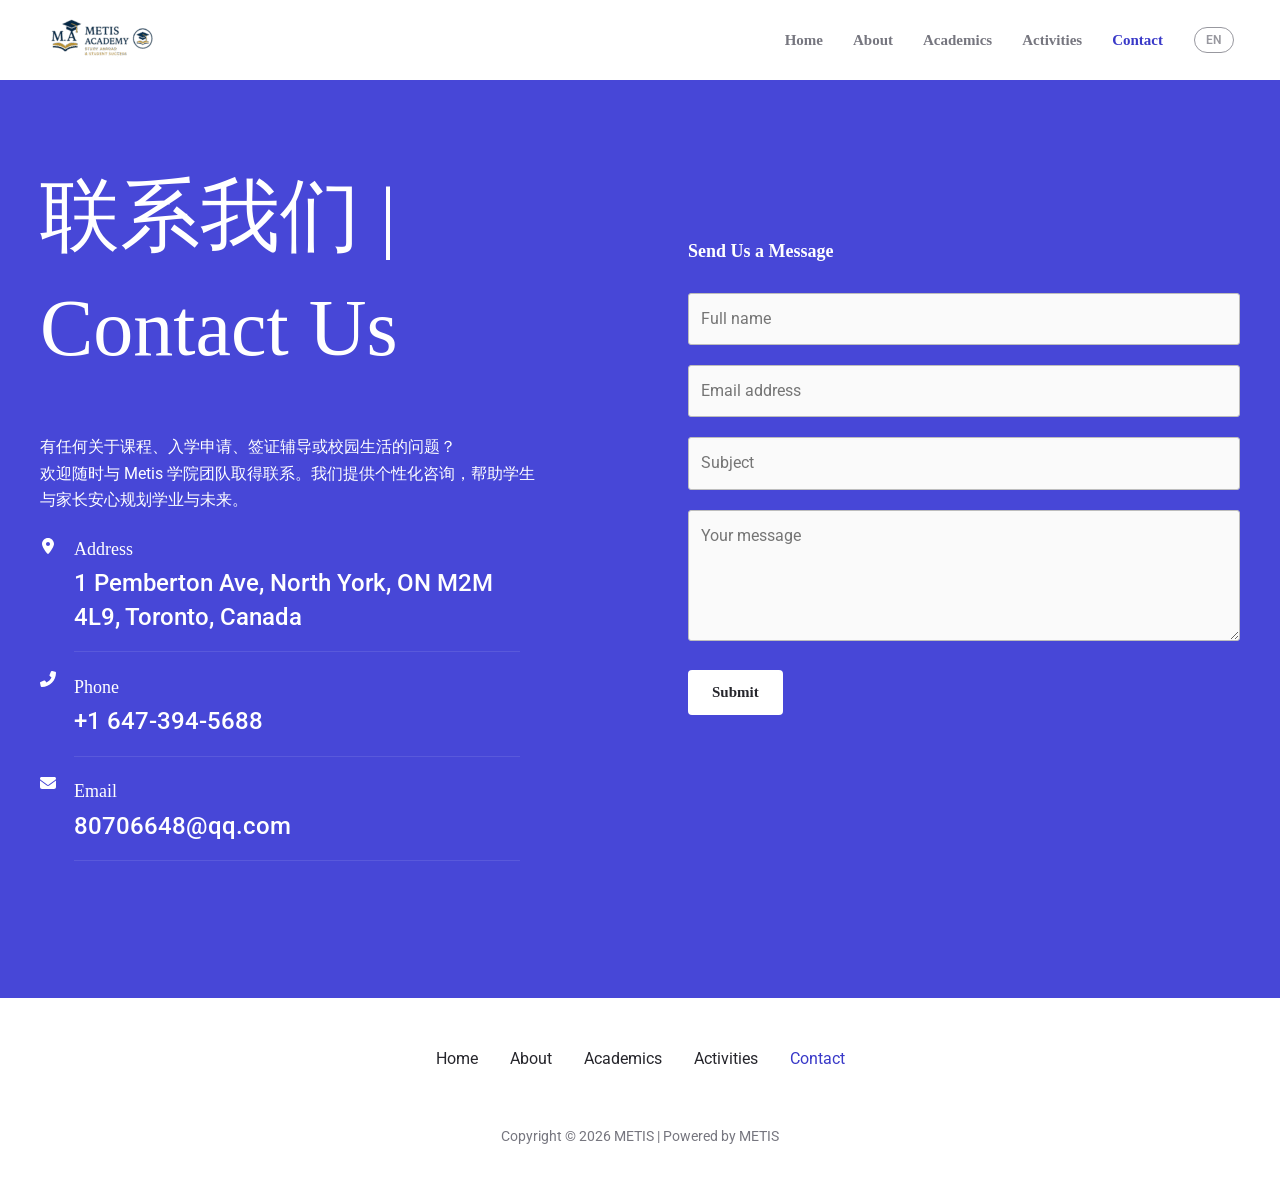
<file: contact/index.html>
<!DOCTYPE html>
<html lang="zh-Hans">
<head>
<meta charset="UTF-8">
<meta name="viewport" content="width=device-width, initial-scale=1">
	<link rel="profile" href="https://gmpg.org/xfn/11"> 
	<title>Contact &#8211; METIS</title>
<meta name='robots' content='noindex, nofollow' />
<link rel="alternate" hreflang="zh-CN" href="index.html" />
<link rel="alternate" hreflang="en" href="../en/contact/index.html" />
<style id='wp-img-auto-sizes-contain-inline-css'>
img:is([sizes=auto i],[sizes^="auto," i]){contain-intrinsic-size:3000px 1500px}
/*# sourceURL=wp-img-auto-sizes-contain-inline-css */
</style>
<link rel='stylesheet' id='astra-theme-css-css' href='../wp-content/themes/astra/assets/css/minified/main.min.css' media='all' />
<style id='astra-theme-css-inline-css'>
:root{--ast-post-nav-space:0;--ast-container-default-xlg-padding:6.67em;--ast-container-default-lg-padding:5.67em;--ast-container-default-slg-padding:4.34em;--ast-container-default-md-padding:3.34em;--ast-container-default-sm-padding:6.67em;--ast-container-default-xs-padding:2.4em;--ast-container-default-xxs-padding:1.4em;--ast-code-block-background:#EEEEEE;--ast-comment-inputs-background:#FAFAFA;--ast-normal-container-width:1200px;--ast-narrow-container-width:750px;--ast-blog-title-font-weight:normal;--ast-blog-meta-weight:inherit;--ast-global-color-primary:var(--ast-global-color-5);--ast-global-color-secondary:var(--ast-global-color-4);--ast-global-color-alternate-background:var(--ast-global-color-7);--ast-global-color-subtle-background:var(--ast-global-color-6);--ast-bg-style-guide:#F8FAFC;--ast-shadow-style-guide:0px 0px 4px 0 #00000057;--ast-global-dark-bg-style:#fff;--ast-global-dark-lfs:#fbfbfb;--ast-widget-bg-color:#fafafa;--ast-wc-container-head-bg-color:#fbfbfb;--ast-title-layout-bg:#eeeeee;--ast-search-border-color:#e7e7e7;--ast-lifter-hover-bg:#e6e6e6;--ast-gallery-block-color:#000;--srfm-color-input-label:var(--ast-global-color-2);}html{font-size:100%;}a,.page-title{color:var(--ast-global-color-2);}a:hover,a:focus{color:var(--ast-global-color-1);}body,button,input,select,textarea,.ast-button,.ast-custom-button{font-family:'Roboto',sans-serif;font-weight:400;font-size:16px;font-size:1rem;line-height:var(--ast-body-line-height,1.65em);}blockquote{color:var(--ast-global-color-3);}p,.entry-content p{margin-bottom:1em;}h1,h2,h3,h4,h5,h6,.entry-content :where(h1,h2,h3,h4,h5,h6),.site-title,.site-title a{font-family:Georgia,Times,serif;font-weight:400;line-height:1em;}.ast-site-identity .site-title a{color:var(--ast-global-color-2);}.site-title{font-size:35px;font-size:2.1875rem;display:none;}header .custom-logo-link img{max-width:126px;width:126px;}.astra-logo-svg{width:126px;}.site-header .site-description{font-size:15px;font-size:0.9375rem;display:none;}.entry-title{font-size:26px;font-size:1.625rem;}.archive .ast-article-post .ast-article-inner,.blog .ast-article-post .ast-article-inner,.archive .ast-article-post .ast-article-inner:hover,.blog .ast-article-post .ast-article-inner:hover{overflow:hidden;}h1,.entry-content :where(h1){font-size:80px;font-size:5rem;font-family:Georgia,Times,serif;line-height:1.4em;}h2,.entry-content :where(h2){font-size:56px;font-size:3.5rem;font-family:Georgia,Times,serif;line-height:1.3em;}h3,.entry-content :where(h3){font-size:40px;font-size:2.5rem;font-family:Georgia,Times,serif;line-height:1.3em;}h4,.entry-content :where(h4){font-size:32px;font-size:2rem;line-height:1.2em;font-family:Georgia,Times,serif;}h5,.entry-content :where(h5){font-size:24px;font-size:1.5rem;line-height:1.2em;font-family:Georgia,Times,serif;}h6,.entry-content :where(h6){font-size:18px;font-size:1.125rem;line-height:1.25em;font-family:Georgia,Times,serif;}::selection{background-color:var(--ast-global-color-0);color:#ffffff;}body,h1,h2,h3,h4,h5,h6,.entry-title a,.entry-content :where(h1,h2,h3,h4,h5,h6){color:var(--ast-global-color-3);}.tagcloud a:hover,.tagcloud a:focus,.tagcloud a.current-item{color:#ffffff;border-color:var(--ast-global-color-2);background-color:var(--ast-global-color-2);}input:focus,input[type="text"]:focus,input[type="email"]:focus,input[type="url"]:focus,input[type="password"]:focus,input[type="reset"]:focus,input[type="search"]:focus,textarea:focus{border-color:var(--ast-global-color-2);}input[type="radio"]:checked,input[type=reset],input[type="checkbox"]:checked,input[type="checkbox"]:hover:checked,input[type="checkbox"]:focus:checked,input[type=range]::-webkit-slider-thumb{border-color:var(--ast-global-color-2);background-color:var(--ast-global-color-2);box-shadow:none;}.site-footer a:hover + .post-count,.site-footer a:focus + .post-count{background:var(--ast-global-color-2);border-color:var(--ast-global-color-2);}.single .nav-links .nav-previous,.single .nav-links .nav-next{color:var(--ast-global-color-2);}.entry-meta,.entry-meta *{line-height:1.45;color:var(--ast-global-color-2);}.entry-meta a:not(.ast-button):hover,.entry-meta a:not(.ast-button):hover *,.entry-meta a:not(.ast-button):focus,.entry-meta a:not(.ast-button):focus *,.page-links > .page-link,.page-links .page-link:hover,.post-navigation a:hover{color:var(--ast-global-color-1);}#cat option,.secondary .calendar_wrap thead a,.secondary .calendar_wrap thead a:visited{color:var(--ast-global-color-2);}.secondary .calendar_wrap #today,.ast-progress-val span{background:var(--ast-global-color-2);}.secondary a:hover + .post-count,.secondary a:focus + .post-count{background:var(--ast-global-color-2);border-color:var(--ast-global-color-2);}.calendar_wrap #today > a{color:#ffffff;}.page-links .page-link,.single .post-navigation a{color:var(--ast-global-color-2);}.ast-search-menu-icon .search-form button.search-submit{padding:0 4px;}.ast-search-menu-icon form.search-form{padding-right:0;}.ast-search-menu-icon.slide-search input.search-field{width:0;}.ast-header-search .ast-search-menu-icon.ast-dropdown-active .search-form,.ast-header-search .ast-search-menu-icon.ast-dropdown-active .search-field:focus{transition:all 0.2s;}.search-form input.search-field:focus{outline:none;}.wp-block-latest-posts > li > a{color:var(--ast-global-color-2);}.widget-title,.widget .wp-block-heading{font-size:22px;font-size:1.375rem;color:var(--ast-global-color-3);}.ast-search-menu-icon.slide-search a:focus-visible:focus-visible,.astra-search-icon:focus-visible,#close:focus-visible,a:focus-visible,.ast-menu-toggle:focus-visible,.site .skip-link:focus-visible,.wp-block-loginout input:focus-visible,.wp-block-search.wp-block-search__button-inside .wp-block-search__inside-wrapper,.ast-header-navigation-arrow:focus-visible,.ast-orders-table__row .ast-orders-table__cell:focus-visible,a#ast-apply-coupon:focus-visible,#ast-apply-coupon:focus-visible,#close:focus-visible,.button.search-submit:focus-visible,#search_submit:focus,.normal-search:focus-visible,.ast-header-account-wrap:focus-visible,.astra-cart-drawer-close:focus,.ast-single-variation:focus,.ast-button:focus{outline-style:dotted;outline-color:inherit;outline-width:thin;}input:focus,input[type="text"]:focus,input[type="email"]:focus,input[type="url"]:focus,input[type="password"]:focus,input[type="reset"]:focus,input[type="search"]:focus,input[type="number"]:focus,textarea:focus,.wp-block-search__input:focus,[data-section="section-header-mobile-trigger"] .ast-button-wrap .ast-mobile-menu-trigger-minimal:focus,.ast-mobile-popup-drawer.active .menu-toggle-close:focus,#ast-scroll-top:focus,#coupon_code:focus,#ast-coupon-code:focus{border-style:dotted;border-color:inherit;border-width:thin;}input{outline:none;}.site-logo-img img{ transition:all 0.2s linear;}body .ast-oembed-container *{position:absolute;top:0;width:100%;height:100%;left:0;}body .wp-block-embed-pocket-casts .ast-oembed-container *{position:unset;}.ast-single-post-featured-section + article {margin-top: 2em;}.site-content .ast-single-post-featured-section img {width: 100%;overflow: hidden;object-fit: cover;}.site > .ast-single-related-posts-container {margin-top: 0;}@media (min-width: 922px) {.ast-desktop .ast-container--narrow {max-width: var(--ast-narrow-container-width);margin: 0 auto;}}@media (max-width:921.9px){#ast-desktop-header{display:none;}}@media (min-width:922px){#ast-mobile-header{display:none;}}.wp-block-buttons.aligncenter{justify-content:center;}@media (max-width:921px){.ast-theme-transparent-header #primary,.ast-theme-transparent-header #secondary{padding:0;}}@media (max-width:921px){.ast-plain-container.ast-no-sidebar #primary{padding:0;}}.ast-plain-container.ast-no-sidebar #primary{margin-top:0;margin-bottom:0;}.wp-block-button.is-style-outline .wp-block-button__link{border-color:var(--ast-global-color-5);}div.wp-block-button.is-style-outline > .wp-block-button__link:not(.has-text-color),div.wp-block-button.wp-block-button__link.is-style-outline:not(.has-text-color){color:var(--ast-global-color-5);}.wp-block-button.is-style-outline .wp-block-button__link:hover,.wp-block-buttons .wp-block-button.is-style-outline .wp-block-button__link:focus,.wp-block-buttons .wp-block-button.is-style-outline > .wp-block-button__link:not(.has-text-color):hover,.wp-block-buttons .wp-block-button.wp-block-button__link.is-style-outline:not(.has-text-color):hover{color:var(--ast-global-color-2);background-color:var(--ast-global-color-4);border-color:var(--ast-global-color-4);}.post-page-numbers.current .page-link,.ast-pagination .page-numbers.current{color:#ffffff;border-color:var(--ast-global-color-0);background-color:var(--ast-global-color-0);}.wp-block-button.is-style-outline .wp-block-button__link.wp-element-button,.ast-outline-button{border-color:var(--ast-global-color-5);font-family:Georgia,Times,serif;font-weight:700;font-size:15px;font-size:0.9375rem;line-height:1em;border-top-left-radius:4px;border-top-right-radius:4px;border-bottom-right-radius:4px;border-bottom-left-radius:4px;}.wp-block-buttons .wp-block-button.is-style-outline > .wp-block-button__link:not(.has-text-color),.wp-block-buttons .wp-block-button.wp-block-button__link.is-style-outline:not(.has-text-color),.ast-outline-button{color:var(--ast-global-color-5);}.wp-block-button.is-style-outline .wp-block-button__link:hover,.wp-block-buttons .wp-block-button.is-style-outline .wp-block-button__link:focus,.wp-block-buttons .wp-block-button.is-style-outline > .wp-block-button__link:not(.has-text-color):hover,.wp-block-buttons .wp-block-button.wp-block-button__link.is-style-outline:not(.has-text-color):hover,.ast-outline-button:hover,.ast-outline-button:focus,.wp-block-uagb-buttons-child .uagb-buttons-repeater.ast-outline-button:hover,.wp-block-uagb-buttons-child .uagb-buttons-repeater.ast-outline-button:focus{color:var(--ast-global-color-2);background-color:var(--ast-global-color-4);border-color:var(--ast-global-color-4);}.wp-block-button .wp-block-button__link.wp-element-button.is-style-outline:not(.has-background),.wp-block-button.is-style-outline>.wp-block-button__link.wp-element-button:not(.has-background),.ast-outline-button{background-color:var(--ast-global-color-5);}.entry-content[data-ast-blocks-layout] > figure{margin-bottom:1em;}@media (max-width:921px){.ast-separate-container #primary,.ast-separate-container #secondary{padding:1.5em 0;}#primary,#secondary{padding:1.5em 0;margin:0;}.ast-left-sidebar #content > .ast-container{display:flex;flex-direction:column-reverse;width:100%;}.ast-separate-container .ast-article-post,.ast-separate-container .ast-article-single{padding:1.5em 2.14em;}.ast-author-box img.avatar{margin:20px 0 0 0;}}@media (min-width:922px){.ast-separate-container.ast-right-sidebar #primary,.ast-separate-container.ast-left-sidebar #primary{border:0;}.search-no-results.ast-separate-container #primary{margin-bottom:4em;}}.wp-block-button .wp-block-button__link{color:var(--ast-global-color-2);}.wp-block-button .wp-block-button__link:hover,.wp-block-button .wp-block-button__link:focus{color:var(--ast-global-color-2);background-color:var(--ast-global-color-4);border-color:var(--ast-global-color-4);}.wp-block-button .wp-block-button__link,.wp-block-search .wp-block-search__button,body .wp-block-file .wp-block-file__button{border-color:var(--ast-global-color-5);background-color:var(--ast-global-color-5);color:var(--ast-global-color-2);font-family:Georgia,Times,serif;font-weight:700;line-height:1em;font-size:15px;font-size:0.9375rem;border-top-left-radius:4px;border-top-right-radius:4px;border-bottom-right-radius:4px;border-bottom-left-radius:4px;padding-top:15px;padding-right:24px;padding-bottom:15px;padding-left:24px;}.menu-toggle,button,.ast-button,.ast-custom-button,.button,input#submit,input[type="button"],input[type="submit"],input[type="reset"],form[CLASS*="wp-block-search__"].wp-block-search .wp-block-search__inside-wrapper .wp-block-search__button,body .wp-block-file .wp-block-file__button{border-style:solid;border-top-width:0;border-right-width:0;border-left-width:0;border-bottom-width:0;color:var(--ast-global-color-2);border-color:var(--ast-global-color-5);background-color:var(--ast-global-color-5);padding-top:15px;padding-right:24px;padding-bottom:15px;padding-left:24px;font-family:Georgia,Times,serif;font-weight:700;font-size:15px;font-size:0.9375rem;line-height:1em;border-top-left-radius:4px;border-top-right-radius:4px;border-bottom-right-radius:4px;border-bottom-left-radius:4px;}button:focus,.menu-toggle:hover,button:hover,.ast-button:hover,.ast-custom-button:hover .button:hover,.ast-custom-button:hover ,input[type=reset]:hover,input[type=reset]:focus,input#submit:hover,input#submit:focus,input[type="button"]:hover,input[type="button"]:focus,input[type="submit"]:hover,input[type="submit"]:focus,form[CLASS*="wp-block-search__"].wp-block-search .wp-block-search__inside-wrapper .wp-block-search__button:hover,form[CLASS*="wp-block-search__"].wp-block-search .wp-block-search__inside-wrapper .wp-block-search__button:focus,body .wp-block-file .wp-block-file__button:hover,body .wp-block-file .wp-block-file__button:focus{color:var(--ast-global-color-2);background-color:var(--ast-global-color-4);border-color:var(--ast-global-color-4);}@media (max-width:921px){.ast-mobile-header-stack .main-header-bar .ast-search-menu-icon{display:inline-block;}.ast-header-break-point.ast-header-custom-item-outside .ast-mobile-header-stack .main-header-bar .ast-search-icon{margin:0;}.ast-comment-avatar-wrap img{max-width:2.5em;}.ast-comment-meta{padding:0 1.8888em 1.3333em;}.ast-separate-container .ast-comment-list li.depth-1{padding:1.5em 2.14em;}.ast-separate-container .comment-respond{padding:2em 2.14em;}}@media (min-width:544px){.ast-container{max-width:100%;}}@media (max-width:544px){.ast-separate-container .ast-article-post,.ast-separate-container .ast-article-single,.ast-separate-container .comments-title,.ast-separate-container .ast-archive-description{padding:1.5em 1em;}.ast-separate-container #content .ast-container{padding-left:0.54em;padding-right:0.54em;}.ast-separate-container .ast-comment-list .bypostauthor{padding:.5em;}.ast-search-menu-icon.ast-dropdown-active .search-field{width:170px;}} #ast-mobile-header .ast-site-header-cart-li a{pointer-events:none;}body,.ast-separate-container{background-color:var(--ast-global-color-4);background-image:none;}@media (max-width:921px){.widget-title{font-size:22px;font-size:1.375rem;}body,button,input,select,textarea,.ast-button,.ast-custom-button{font-size:16px;font-size:1rem;}#secondary,#secondary button,#secondary input,#secondary select,#secondary textarea{font-size:16px;font-size:1rem;}.site-title{display:none;}.site-header .site-description{display:none;}h1,.entry-content :where(h1){font-size:56px;}h2,.entry-content :where(h2){font-size:40px;}h3,.entry-content :where(h3){font-size:32px;}h4,.entry-content :where(h4){font-size:24px;font-size:1.5rem;}h5,.entry-content :where(h5){font-size:20px;font-size:1.25rem;}h6,.entry-content :where(h6){font-size:17px;font-size:1.0625rem;}.astra-logo-svg{width:120px;}header .custom-logo-link img,.ast-header-break-point .site-logo-img .custom-mobile-logo-link img{max-width:120px;width:120px;}}@media (max-width:544px){.widget-title{font-size:21px;font-size:1.4rem;}body,button,input,select,textarea,.ast-button,.ast-custom-button{font-size:15px;font-size:0.9375rem;}#secondary,#secondary button,#secondary input,#secondary select,#secondary textarea{font-size:15px;font-size:0.9375rem;}.site-title{display:none;}.site-header .site-description{display:none;}h1,.entry-content :where(h1){font-size:36px;}h2,.entry-content :where(h2){font-size:32px;}h3,.entry-content :where(h3){font-size:24px;}h4,.entry-content :where(h4){font-size:20px;font-size:1.25rem;}h5,.entry-content :where(h5){font-size:18px;font-size:1.125rem;}h6,.entry-content :where(h6){font-size:16px;font-size:1rem;}header .custom-logo-link img,.ast-header-break-point .site-branding img,.ast-header-break-point .custom-logo-link img{max-width:112px;width:112px;}.astra-logo-svg{width:112px;}.ast-header-break-point .site-logo-img .custom-mobile-logo-link img{max-width:112px;}}@media (max-width:544px){html{font-size:100%;}}@media (min-width:922px){.ast-container{max-width:1240px;}}@media (min-width:922px){.site-content .ast-container{display:flex;}}@media (max-width:921px){.site-content .ast-container{flex-direction:column;}}@media (min-width:922px){.main-header-menu .sub-menu .menu-item.ast-left-align-sub-menu:hover > .sub-menu,.main-header-menu .sub-menu .menu-item.ast-left-align-sub-menu.focus > .sub-menu{margin-left:-0px;}}.site .comments-area{padding-bottom:3em;}.wp-block-file {display: flex;align-items: center;flex-wrap: wrap;justify-content: space-between;}.wp-block-pullquote {border: none;}.wp-block-pullquote blockquote::before {content: "\201D";font-family: "Helvetica",sans-serif;display: flex;transform: rotate( 180deg );font-size: 6rem;font-style: normal;line-height: 1;font-weight: bold;align-items: center;justify-content: center;}.has-text-align-right > blockquote::before {justify-content: flex-start;}.has-text-align-left > blockquote::before {justify-content: flex-end;}figure.wp-block-pullquote.is-style-solid-color blockquote {max-width: 100%;text-align: inherit;}:root {--wp--custom--ast-default-block-top-padding: 3em;--wp--custom--ast-default-block-right-padding: 3em;--wp--custom--ast-default-block-bottom-padding: 3em;--wp--custom--ast-default-block-left-padding: 3em;--wp--custom--ast-container-width: 1200px;--wp--custom--ast-content-width-size: 1200px;--wp--custom--ast-wide-width-size: calc(1200px + var(--wp--custom--ast-default-block-left-padding) + var(--wp--custom--ast-default-block-right-padding));}.ast-narrow-container {--wp--custom--ast-content-width-size: 750px;--wp--custom--ast-wide-width-size: 750px;}@media(max-width: 921px) {:root {--wp--custom--ast-default-block-top-padding: 3em;--wp--custom--ast-default-block-right-padding: 2em;--wp--custom--ast-default-block-bottom-padding: 3em;--wp--custom--ast-default-block-left-padding: 2em;}}@media(max-width: 544px) {:root {--wp--custom--ast-default-block-top-padding: 3em;--wp--custom--ast-default-block-right-padding: 1.5em;--wp--custom--ast-default-block-bottom-padding: 3em;--wp--custom--ast-default-block-left-padding: 1.5em;}}.entry-content > .wp-block-group,.entry-content > .wp-block-cover,.entry-content > .wp-block-columns {padding-top: var(--wp--custom--ast-default-block-top-padding);padding-right: var(--wp--custom--ast-default-block-right-padding);padding-bottom: var(--wp--custom--ast-default-block-bottom-padding);padding-left: var(--wp--custom--ast-default-block-left-padding);}.ast-plain-container.ast-no-sidebar .entry-content > .alignfull,.ast-page-builder-template .ast-no-sidebar .entry-content > .alignfull {margin-left: calc( -50vw + 50%);margin-right: calc( -50vw + 50%);max-width: 100vw;width: 100vw;}.ast-plain-container.ast-no-sidebar .entry-content .alignfull .alignfull,.ast-page-builder-template.ast-no-sidebar .entry-content .alignfull .alignfull,.ast-plain-container.ast-no-sidebar .entry-content .alignfull .alignwide,.ast-page-builder-template.ast-no-sidebar .entry-content .alignfull .alignwide,.ast-plain-container.ast-no-sidebar .entry-content .alignwide .alignfull,.ast-page-builder-template.ast-no-sidebar .entry-content .alignwide .alignfull,.ast-plain-container.ast-no-sidebar .entry-content .alignwide .alignwide,.ast-page-builder-template.ast-no-sidebar .entry-content .alignwide .alignwide,.ast-plain-container.ast-no-sidebar .entry-content .wp-block-column .alignfull,.ast-page-builder-template.ast-no-sidebar .entry-content .wp-block-column .alignfull,.ast-plain-container.ast-no-sidebar .entry-content .wp-block-column .alignwide,.ast-page-builder-template.ast-no-sidebar .entry-content .wp-block-column .alignwide {margin-left: auto;margin-right: auto;width: 100%;}[data-ast-blocks-layout] .wp-block-separator:not(.is-style-dots) {height: 0;}[data-ast-blocks-layout] .wp-block-separator {margin: 20px auto;}[data-ast-blocks-layout] .wp-block-separator:not(.is-style-wide):not(.is-style-dots) {max-width: 100px;}[data-ast-blocks-layout] .wp-block-separator.has-background {padding: 0;}.entry-content[data-ast-blocks-layout] > * {max-width: var(--wp--custom--ast-content-width-size);margin-left: auto;margin-right: auto;}.entry-content[data-ast-blocks-layout] > .alignwide {max-width: var(--wp--custom--ast-wide-width-size);}.entry-content[data-ast-blocks-layout] .alignfull {max-width: none;}.entry-content .wp-block-columns {margin-bottom: 0;}blockquote {margin: 1.5em;border-color: rgba(0,0,0,0.05);}.wp-block-quote:not(.has-text-align-right):not(.has-text-align-center) {border-left: 5px solid rgba(0,0,0,0.05);}.has-text-align-right > blockquote,blockquote.has-text-align-right {border-right: 5px solid rgba(0,0,0,0.05);}.has-text-align-left > blockquote,blockquote.has-text-align-left {border-left: 5px solid rgba(0,0,0,0.05);}.wp-block-site-tagline,.wp-block-latest-posts .read-more {margin-top: 15px;}.wp-block-loginout p label {display: block;}.wp-block-loginout p:not(.login-remember):not(.login-submit) input {width: 100%;}.wp-block-loginout input:focus {border-color: transparent;}.wp-block-loginout input:focus {outline: thin dotted;}.entry-content .wp-block-media-text .wp-block-media-text__content {padding: 0 0 0 8%;}.entry-content .wp-block-media-text.has-media-on-the-right .wp-block-media-text__content {padding: 0 8% 0 0;}.entry-content .wp-block-media-text.has-background .wp-block-media-text__content {padding: 8%;}.entry-content .wp-block-cover:not([class*="background-color"]):not(.has-text-color.has-link-color) .wp-block-cover__inner-container,.entry-content .wp-block-cover:not([class*="background-color"]) .wp-block-cover-image-text,.entry-content .wp-block-cover:not([class*="background-color"]) .wp-block-cover-text,.entry-content .wp-block-cover-image:not([class*="background-color"]) .wp-block-cover__inner-container,.entry-content .wp-block-cover-image:not([class*="background-color"]) .wp-block-cover-image-text,.entry-content .wp-block-cover-image:not([class*="background-color"]) .wp-block-cover-text {color: var(--ast-global-color-primary,var(--ast-global-color-5));}.wp-block-loginout .login-remember input {width: 1.1rem;height: 1.1rem;margin: 0 5px 4px 0;vertical-align: middle;}.wp-block-latest-posts > li > *:first-child,.wp-block-latest-posts:not(.is-grid) > li:first-child {margin-top: 0;}.entry-content > .wp-block-buttons,.entry-content > .wp-block-uagb-buttons {margin-bottom: 1.5em;}.wp-block-search__inside-wrapper .wp-block-search__input {padding: 0 10px;color: var(--ast-global-color-3);background: var(--ast-global-color-primary,var(--ast-global-color-5));border-color: var(--ast-border-color);}.wp-block-latest-posts .read-more {margin-bottom: 1.5em;}.wp-block-search__no-button .wp-block-search__inside-wrapper .wp-block-search__input {padding-top: 5px;padding-bottom: 5px;}.wp-block-latest-posts .wp-block-latest-posts__post-date,.wp-block-latest-posts .wp-block-latest-posts__post-author {font-size: 1rem;}.wp-block-latest-posts > li > *,.wp-block-latest-posts:not(.is-grid) > li {margin-top: 12px;margin-bottom: 12px;}.ast-page-builder-template .entry-content[data-ast-blocks-layout] > *,.ast-page-builder-template .entry-content[data-ast-blocks-layout] > .alignfull:not(.wp-block-group):not(.uagb-is-root-container) > * {max-width: none;}.ast-page-builder-template .entry-content[data-ast-blocks-layout] > .alignwide:not(.uagb-is-root-container) > * {max-width: var(--wp--custom--ast-wide-width-size);}.ast-page-builder-template .entry-content[data-ast-blocks-layout] > .inherit-container-width > *,.ast-page-builder-template .entry-content[data-ast-blocks-layout] > *:not(.wp-block-group):not(.uagb-is-root-container) > *,.entry-content[data-ast-blocks-layout] > .wp-block-cover .wp-block-cover__inner-container {max-width: var(--wp--custom--ast-content-width-size) ;margin-left: auto;margin-right: auto;}.entry-content[data-ast-blocks-layout] .wp-block-cover:not(.alignleft):not(.alignright) {width: auto;}@media(max-width: 1200px) {.ast-separate-container .entry-content > .alignfull,.ast-separate-container .entry-content[data-ast-blocks-layout] > .alignwide,.ast-plain-container .entry-content[data-ast-blocks-layout] > .alignwide,.ast-plain-container .entry-content .alignfull {margin-left: calc(-1 * min(var(--ast-container-default-xlg-padding),20px)) ;margin-right: calc(-1 * min(var(--ast-container-default-xlg-padding),20px));}}@media(min-width: 1201px) {.ast-separate-container .entry-content > .alignfull {margin-left: calc(-1 * var(--ast-container-default-xlg-padding) );margin-right: calc(-1 * var(--ast-container-default-xlg-padding) );}.ast-separate-container .entry-content[data-ast-blocks-layout] > .alignwide,.ast-plain-container .entry-content[data-ast-blocks-layout] > .alignwide {margin-left: calc(-1 * var(--wp--custom--ast-default-block-left-padding) );margin-right: calc(-1 * var(--wp--custom--ast-default-block-right-padding) );}}@media(min-width: 921px) {.ast-separate-container .entry-content .wp-block-group.alignwide:not(.inherit-container-width) > :where(:not(.alignleft):not(.alignright)),.ast-plain-container .entry-content .wp-block-group.alignwide:not(.inherit-container-width) > :where(:not(.alignleft):not(.alignright)) {max-width: calc( var(--wp--custom--ast-content-width-size) + 80px );}.ast-plain-container.ast-right-sidebar .entry-content[data-ast-blocks-layout] .alignfull,.ast-plain-container.ast-left-sidebar .entry-content[data-ast-blocks-layout] .alignfull {margin-left: -60px;margin-right: -60px;}}@media(min-width: 544px) {.entry-content > .alignleft {margin-right: 20px;}.entry-content > .alignright {margin-left: 20px;}}@media (max-width:544px){.wp-block-columns .wp-block-column:not(:last-child){margin-bottom:20px;}.wp-block-latest-posts{margin:0;}}@media( max-width: 600px ) {.entry-content .wp-block-media-text .wp-block-media-text__content,.entry-content .wp-block-media-text.has-media-on-the-right .wp-block-media-text__content {padding: 8% 0 0;}.entry-content .wp-block-media-text.has-background .wp-block-media-text__content {padding: 8%;}}.ast-page-builder-template .entry-header {padding-left: 0;}.ast-narrow-container .site-content .wp-block-uagb-image--align-full .wp-block-uagb-image__figure {max-width: 100%;margin-left: auto;margin-right: auto;}:root .has-ast-global-color-0-color{color:var(--ast-global-color-0);}:root .has-ast-global-color-0-background-color{background-color:var(--ast-global-color-0);}:root .wp-block-button .has-ast-global-color-0-color{color:var(--ast-global-color-0);}:root .wp-block-button .has-ast-global-color-0-background-color{background-color:var(--ast-global-color-0);}:root .has-ast-global-color-1-color{color:var(--ast-global-color-1);}:root .has-ast-global-color-1-background-color{background-color:var(--ast-global-color-1);}:root .wp-block-button .has-ast-global-color-1-color{color:var(--ast-global-color-1);}:root .wp-block-button .has-ast-global-color-1-background-color{background-color:var(--ast-global-color-1);}:root .has-ast-global-color-2-color{color:var(--ast-global-color-2);}:root .has-ast-global-color-2-background-color{background-color:var(--ast-global-color-2);}:root .wp-block-button .has-ast-global-color-2-color{color:var(--ast-global-color-2);}:root .wp-block-button .has-ast-global-color-2-background-color{background-color:var(--ast-global-color-2);}:root .has-ast-global-color-3-color{color:var(--ast-global-color-3);}:root .has-ast-global-color-3-background-color{background-color:var(--ast-global-color-3);}:root .wp-block-button .has-ast-global-color-3-color{color:var(--ast-global-color-3);}:root .wp-block-button .has-ast-global-color-3-background-color{background-color:var(--ast-global-color-3);}:root .has-ast-global-color-4-color{color:var(--ast-global-color-4);}:root .has-ast-global-color-4-background-color{background-color:var(--ast-global-color-4);}:root .wp-block-button .has-ast-global-color-4-color{color:var(--ast-global-color-4);}:root .wp-block-button .has-ast-global-color-4-background-color{background-color:var(--ast-global-color-4);}:root .has-ast-global-color-5-color{color:var(--ast-global-color-5);}:root .has-ast-global-color-5-background-color{background-color:var(--ast-global-color-5);}:root .wp-block-button .has-ast-global-color-5-color{color:var(--ast-global-color-5);}:root .wp-block-button .has-ast-global-color-5-background-color{background-color:var(--ast-global-color-5);}:root .has-ast-global-color-6-color{color:var(--ast-global-color-6);}:root .has-ast-global-color-6-background-color{background-color:var(--ast-global-color-6);}:root .wp-block-button .has-ast-global-color-6-color{color:var(--ast-global-color-6);}:root .wp-block-button .has-ast-global-color-6-background-color{background-color:var(--ast-global-color-6);}:root .has-ast-global-color-7-color{color:var(--ast-global-color-7);}:root .has-ast-global-color-7-background-color{background-color:var(--ast-global-color-7);}:root .wp-block-button .has-ast-global-color-7-color{color:var(--ast-global-color-7);}:root .wp-block-button .has-ast-global-color-7-background-color{background-color:var(--ast-global-color-7);}:root .has-ast-global-color-8-color{color:var(--ast-global-color-8);}:root .has-ast-global-color-8-background-color{background-color:var(--ast-global-color-8);}:root .wp-block-button .has-ast-global-color-8-color{color:var(--ast-global-color-8);}:root .wp-block-button .has-ast-global-color-8-background-color{background-color:var(--ast-global-color-8);}:root{--ast-global-color-0:#4747d7;--ast-global-color-1:#3939c8;--ast-global-color-2:#26262c;--ast-global-color-3:#76767f;--ast-global-color-4:#ffffff;--ast-global-color-5:#ffffff;--ast-global-color-6:#243673;--ast-global-color-7:#26262c;--ast-global-color-8:#bfd1ff;}:root {--ast-border-color : #dddddd;}.ast-single-entry-banner {-js-display: flex;display: flex;flex-direction: column;justify-content: center;text-align: center;position: relative;background: var(--ast-title-layout-bg);}.ast-single-entry-banner[data-banner-layout="layout-1"] {max-width: 1200px;background: inherit;padding: 20px 0;}.ast-single-entry-banner[data-banner-width-type="custom"] {margin: 0 auto;width: 100%;}.ast-single-entry-banner + .site-content .entry-header {margin-bottom: 0;}.site .ast-author-avatar {--ast-author-avatar-size: ;}a.ast-underline-text {text-decoration: underline;}.ast-container > .ast-terms-link {position: relative;display: block;}a.ast-button.ast-badge-tax {padding: 4px 8px;border-radius: 3px;font-size: inherit;}header.entry-header > *:not(:last-child){margin-bottom:10px;}.ast-archive-entry-banner {-js-display: flex;display: flex;flex-direction: column;justify-content: center;text-align: center;position: relative;background: var(--ast-title-layout-bg);}.ast-archive-entry-banner[data-banner-width-type="custom"] {margin: 0 auto;width: 100%;}.ast-archive-entry-banner[data-banner-layout="layout-1"] {background: inherit;padding: 20px 0;text-align: left;}body.archive .ast-archive-description{max-width:1200px;width:100%;text-align:left;padding-top:3em;padding-right:3em;padding-bottom:3em;padding-left:3em;}body.archive .ast-archive-description .ast-archive-title,body.archive .ast-archive-description .ast-archive-title *{font-size:40px;font-size:2.5rem;}body.archive .ast-archive-description > *:not(:last-child){margin-bottom:10px;}@media (max-width:921px){body.archive .ast-archive-description{text-align:left;}}@media (max-width:544px){body.archive .ast-archive-description{text-align:left;}}.ast-breadcrumbs .trail-browse,.ast-breadcrumbs .trail-items,.ast-breadcrumbs .trail-items li{display:inline-block;margin:0;padding:0;border:none;background:inherit;text-indent:0;text-decoration:none;}.ast-breadcrumbs .trail-browse{font-size:inherit;font-style:inherit;font-weight:inherit;color:inherit;}.ast-breadcrumbs .trail-items{list-style:none;}.trail-items li::after{padding:0 0.3em;content:"\00bb";}.trail-items li:last-of-type::after{display:none;}h1,h2,h3,h4,h5,h6,.entry-content :where(h1,h2,h3,h4,h5,h6){color:var(--ast-global-color-2);}@media (max-width:921px){.ast-builder-grid-row-container.ast-builder-grid-row-tablet-3-firstrow .ast-builder-grid-row > *:first-child,.ast-builder-grid-row-container.ast-builder-grid-row-tablet-3-lastrow .ast-builder-grid-row > *:last-child{grid-column:1 / -1;}}@media (max-width:544px){.ast-builder-grid-row-container.ast-builder-grid-row-mobile-3-firstrow .ast-builder-grid-row > *:first-child,.ast-builder-grid-row-container.ast-builder-grid-row-mobile-3-lastrow .ast-builder-grid-row > *:last-child{grid-column:1 / -1;}}.ast-builder-layout-element[data-section="title_tagline"]{display:flex;}@media (max-width:921px){.ast-header-break-point .ast-builder-layout-element[data-section="title_tagline"]{display:flex;}}@media (max-width:544px){.ast-header-break-point .ast-builder-layout-element[data-section="title_tagline"]{display:flex;}}.ast-builder-menu-1{font-family:Georgia,Times,serif;font-weight:700;}.ast-builder-menu-1 .menu-item > .menu-link{font-size:15px;font-size:0.9375rem;color:var(--ast-global-color-3);}.ast-builder-menu-1 .menu-item > .ast-menu-toggle{color:var(--ast-global-color-3);}.ast-builder-menu-1 .menu-item:hover > .menu-link,.ast-builder-menu-1 .inline-on-mobile .menu-item:hover > .ast-menu-toggle{color:var(--ast-global-color-1);}.ast-builder-menu-1 .menu-item:hover > .ast-menu-toggle{color:var(--ast-global-color-1);}.ast-builder-menu-1 .menu-item.current-menu-item > .menu-link,.ast-builder-menu-1 .inline-on-mobile .menu-item.current-menu-item > .ast-menu-toggle,.ast-builder-menu-1 .current-menu-ancestor > .menu-link{color:var(--ast-global-color-1);}.ast-builder-menu-1 .menu-item.current-menu-item > .ast-menu-toggle{color:var(--ast-global-color-1);}.ast-builder-menu-1 .sub-menu,.ast-builder-menu-1 .inline-on-mobile .sub-menu{border-top-width:2px;border-bottom-width:0px;border-right-width:0px;border-left-width:0px;border-color:var(--ast-global-color-0);border-style:solid;}.ast-builder-menu-1 .sub-menu .sub-menu{top:-2px;}.ast-builder-menu-1 .main-header-menu > .menu-item > .sub-menu,.ast-builder-menu-1 .main-header-menu > .menu-item > .astra-full-megamenu-wrapper{margin-top:0px;}.ast-desktop .ast-builder-menu-1 .main-header-menu > .menu-item > .sub-menu:before,.ast-desktop .ast-builder-menu-1 .main-header-menu > .menu-item > .astra-full-megamenu-wrapper:before{height:calc( 0px + 2px + 5px );}.ast-desktop .ast-builder-menu-1 .menu-item .sub-menu .menu-link{border-style:none;}@media (max-width:921px){.ast-header-break-point .ast-builder-menu-1 .menu-item.menu-item-has-children > .ast-menu-toggle{top:0;}.ast-builder-menu-1 .inline-on-mobile .menu-item.menu-item-has-children > .ast-menu-toggle{right:-15px;}.ast-builder-menu-1 .menu-item-has-children > .menu-link:after{content:unset;}.ast-builder-menu-1 .main-header-menu > .menu-item > .sub-menu,.ast-builder-menu-1 .main-header-menu > .menu-item > .astra-full-megamenu-wrapper{margin-top:0;}}@media (max-width:544px){.ast-header-break-point .ast-builder-menu-1 .menu-item.menu-item-has-children > .ast-menu-toggle{top:0;}.ast-builder-menu-1 .main-header-menu > .menu-item > .sub-menu,.ast-builder-menu-1 .main-header-menu > .menu-item > .astra-full-megamenu-wrapper{margin-top:0;}}.ast-builder-menu-1{display:flex;}@media (max-width:921px){.ast-header-break-point .ast-builder-menu-1{display:flex;}}@media (max-width:544px){.ast-header-break-point .ast-builder-menu-1{display:flex;}}.ast-builder-html-element img.alignnone{display:inline-block;}.ast-builder-html-element p:first-child{margin-top:0;}.ast-builder-html-element p:last-child{margin-bottom:0;}.ast-header-break-point .main-header-bar .ast-builder-html-element{line-height:1.85714285714286;}.ast-header-html-1 .ast-builder-html-element{font-size:15px;font-size:0.9375rem;}.ast-header-html-1{font-size:15px;font-size:0.9375rem;}.ast-header-html-1{display:flex;}@media (max-width:921px){.ast-header-break-point .ast-header-html-1{display:flex;}}@media (max-width:544px){.ast-header-break-point .ast-header-html-1{display:flex;}}.site-below-footer-wrap{padding-top:20px;padding-bottom:20px;}.site-below-footer-wrap[data-section="section-below-footer-builder"]{background-image:none;min-height:40px;}.site-below-footer-wrap[data-section="section-below-footer-builder"] .ast-builder-grid-row{max-width:1200px;min-height:40px;margin-left:auto;margin-right:auto;}.site-below-footer-wrap[data-section="section-below-footer-builder"] .ast-builder-grid-row,.site-below-footer-wrap[data-section="section-below-footer-builder"] .site-footer-section{align-items:center;}.site-below-footer-wrap[data-section="section-below-footer-builder"].ast-footer-row-inline .site-footer-section{display:flex;margin-bottom:0;}.ast-builder-grid-row-full .ast-builder-grid-row{grid-template-columns:1fr;}@media (max-width:921px){.site-below-footer-wrap[data-section="section-below-footer-builder"].ast-footer-row-tablet-inline .site-footer-section{display:flex;margin-bottom:0;}.site-below-footer-wrap[data-section="section-below-footer-builder"].ast-footer-row-tablet-stack .site-footer-section{display:block;margin-bottom:10px;}.ast-builder-grid-row-container.ast-builder-grid-row-tablet-full .ast-builder-grid-row{grid-template-columns:1fr;}}@media (max-width:544px){.site-below-footer-wrap[data-section="section-below-footer-builder"].ast-footer-row-mobile-inline .site-footer-section{display:flex;margin-bottom:0;}.site-below-footer-wrap[data-section="section-below-footer-builder"].ast-footer-row-mobile-stack .site-footer-section{display:block;margin-bottom:10px;}.ast-builder-grid-row-container.ast-builder-grid-row-mobile-full .ast-builder-grid-row{grid-template-columns:1fr;}}.site-below-footer-wrap[data-section="section-below-footer-builder"]{padding-bottom:40px;}@media (max-width:921px){.site-below-footer-wrap[data-section="section-below-footer-builder"]{padding-bottom:40px;}}@media (max-width:544px){.site-below-footer-wrap[data-section="section-below-footer-builder"]{padding-top:24px;padding-bottom:24px;padding-left:24px;padding-right:24px;}}.site-below-footer-wrap[data-section="section-below-footer-builder"]{display:grid;}@media (max-width:921px){.ast-header-break-point .site-below-footer-wrap[data-section="section-below-footer-builder"]{display:grid;}}@media (max-width:544px){.ast-header-break-point .site-below-footer-wrap[data-section="section-below-footer-builder"]{display:grid;}}.ast-footer-copyright{text-align:center;}.ast-footer-copyright {color:var(--ast-global-color-3);}@media (max-width:921px){.ast-footer-copyright{text-align:center;}}@media (max-width:544px){.ast-footer-copyright{text-align:center;}}.ast-footer-copyright {font-size:14px;font-size:0.875rem;}@media (max-width:921px){.ast-footer-copyright {font-size:14px;font-size:0.875rem;}}.ast-footer-copyright.ast-builder-layout-element{display:flex;}@media (max-width:921px){.ast-header-break-point .ast-footer-copyright.ast-builder-layout-element{display:flex;}}@media (max-width:544px){.ast-header-break-point .ast-footer-copyright.ast-builder-layout-element{display:flex;}}.site-footer{background-color:var(--ast-global-color-4);background-image:none;}.site-primary-footer-wrap{padding-top:45px;padding-bottom:45px;}.site-primary-footer-wrap[data-section="section-primary-footer-builder"]{background-image:none;}.site-primary-footer-wrap[data-section="section-primary-footer-builder"] .ast-builder-grid-row{max-width:1200px;margin-left:auto;margin-right:auto;}.site-primary-footer-wrap[data-section="section-primary-footer-builder"] .ast-builder-grid-row,.site-primary-footer-wrap[data-section="section-primary-footer-builder"] .site-footer-section{align-items:center;}.site-primary-footer-wrap[data-section="section-primary-footer-builder"].ast-footer-row-inline .site-footer-section{display:flex;margin-bottom:0;}.ast-builder-grid-row-3-cheavy .ast-builder-grid-row{grid-template-columns:1fr 2fr 1fr;}@media (max-width:921px){.site-primary-footer-wrap[data-section="section-primary-footer-builder"].ast-footer-row-tablet-inline .site-footer-section{display:flex;margin-bottom:0;}.site-primary-footer-wrap[data-section="section-primary-footer-builder"].ast-footer-row-tablet-stack .site-footer-section{display:block;margin-bottom:10px;}.ast-builder-grid-row-container.ast-builder-grid-row-tablet-full .ast-builder-grid-row{grid-template-columns:1fr;}}@media (max-width:544px){.site-primary-footer-wrap[data-section="section-primary-footer-builder"].ast-footer-row-mobile-inline .site-footer-section{display:flex;margin-bottom:0;}.site-primary-footer-wrap[data-section="section-primary-footer-builder"].ast-footer-row-mobile-stack .site-footer-section{display:block;margin-bottom:10px;}.ast-builder-grid-row-container.ast-builder-grid-row-mobile-full .ast-builder-grid-row{grid-template-columns:1fr;}}.site-primary-footer-wrap[data-section="section-primary-footer-builder"]{padding-top:48px;padding-bottom:24px;padding-left:40px;padding-right:40px;}.site-primary-footer-wrap[data-section="section-primary-footer-builder"]{display:grid;}@media (max-width:921px){.ast-header-break-point .site-primary-footer-wrap[data-section="section-primary-footer-builder"]{display:grid;}}@media (max-width:544px){.ast-header-break-point .site-primary-footer-wrap[data-section="section-primary-footer-builder"]{display:grid;}}.ast-header-break-point .main-header-bar{border-bottom-width:1px;}@media (min-width:922px){.main-header-bar{border-bottom-width:1px;}}.main-header-menu .menu-item, #astra-footer-menu .menu-item, .main-header-bar .ast-masthead-custom-menu-items{-js-display:flex;display:flex;-webkit-box-pack:center;-webkit-justify-content:center;-moz-box-pack:center;-ms-flex-pack:center;justify-content:center;-webkit-box-orient:vertical;-webkit-box-direction:normal;-webkit-flex-direction:column;-moz-box-orient:vertical;-moz-box-direction:normal;-ms-flex-direction:column;flex-direction:column;}.main-header-menu > .menu-item > .menu-link, #astra-footer-menu > .menu-item > .menu-link{height:100%;-webkit-box-align:center;-webkit-align-items:center;-moz-box-align:center;-ms-flex-align:center;align-items:center;-js-display:flex;display:flex;}.ast-header-break-point .main-navigation ul .menu-item .menu-link .icon-arrow:first-of-type svg{top:.2em;margin-top:0px;margin-left:0px;width:.65em;transform:translate(0, -2px) rotateZ(270deg);}.ast-mobile-popup-content .ast-submenu-expanded > .ast-menu-toggle{transform:rotateX(180deg);overflow-y:auto;}@media (min-width:922px){.ast-builder-menu .main-navigation > ul > li:last-child a{margin-right:0;}}.ast-separate-container .ast-article-inner{background-color:transparent;background-image:none;}.ast-separate-container .ast-article-post{background-color:var(--ast-global-color-5);background-image:none;}@media (max-width:921px){.ast-separate-container .ast-article-post{background-color:var(--ast-global-color-5);background-image:none;}}@media (max-width:544px){.ast-separate-container .ast-article-post{background-color:var(--ast-global-color-5);background-image:none;}}.ast-separate-container .ast-article-single:not(.ast-related-post), .ast-separate-container .error-404, .ast-separate-container .no-results, .single.ast-separate-container  .ast-author-meta, .ast-separate-container .related-posts-title-wrapper, .ast-separate-container .comments-count-wrapper, .ast-box-layout.ast-plain-container .site-content, .ast-padded-layout.ast-plain-container .site-content, .ast-separate-container .ast-archive-description, .ast-separate-container .comments-area .comment-respond, .ast-separate-container .comments-area .ast-comment-list li, .ast-separate-container .comments-area .comments-title{background-color:var(--ast-global-color-5);background-image:none;}@media (max-width:921px){.ast-separate-container .ast-article-single:not(.ast-related-post), .ast-separate-container .error-404, .ast-separate-container .no-results, .single.ast-separate-container  .ast-author-meta, .ast-separate-container .related-posts-title-wrapper, .ast-separate-container .comments-count-wrapper, .ast-box-layout.ast-plain-container .site-content, .ast-padded-layout.ast-plain-container .site-content, .ast-separate-container .ast-archive-description{background-color:var(--ast-global-color-5);background-image:none;}}@media (max-width:544px){.ast-separate-container .ast-article-single:not(.ast-related-post), .ast-separate-container .error-404, .ast-separate-container .no-results, .single.ast-separate-container  .ast-author-meta, .ast-separate-container .related-posts-title-wrapper, .ast-separate-container .comments-count-wrapper, .ast-box-layout.ast-plain-container .site-content, .ast-padded-layout.ast-plain-container .site-content, .ast-separate-container .ast-archive-description{background-color:var(--ast-global-color-5);background-image:none;}}.ast-separate-container.ast-two-container #secondary .widget{background-color:var(--ast-global-color-5);background-image:none;}@media (max-width:921px){.ast-separate-container.ast-two-container #secondary .widget{background-color:var(--ast-global-color-5);background-image:none;}}@media (max-width:544px){.ast-separate-container.ast-two-container #secondary .widget{background-color:var(--ast-global-color-5);background-image:none;}}
		#ast-scroll-top {
			display: none;
			position: fixed;
			text-align: center;
			cursor: pointer;
			z-index: 99;
			width: 2.1em;
			height: 2.1em;
			line-height: 2.1;
			color: #ffffff;
			border-radius: 2px;
			content: "";
			outline: inherit;
		}
		@media (min-width: 769px) {
			#ast-scroll-top {
				content: "769";
			}
		}
		#ast-scroll-top .ast-icon.icon-arrow svg {
			margin-left: 0px;
			vertical-align: middle;
			transform: translate(0, -20%) rotate(180deg);
			width: 1.6em;
		}
		.ast-scroll-to-top-right {
			right: 30px;
			bottom: 30px;
		}
		.ast-scroll-to-top-left {
			left: 30px;
			bottom: 30px;
		}
	#ast-scroll-top{background-color:var(--ast-global-color-2);font-size:15px;}@media (max-width:921px){#ast-scroll-top .ast-icon.icon-arrow svg{width:1em;}}.ast-off-canvas-active body.ast-main-header-nav-open {overflow: hidden;}.ast-mobile-popup-drawer .ast-mobile-popup-overlay {background-color: rgba(0,0,0,0.4);position: fixed;top: 0;right: 0;bottom: 0;left: 0;visibility: hidden;opacity: 0;transition: opacity 0.2s ease-in-out;}.ast-mobile-popup-drawer .ast-mobile-popup-header {-js-display: flex;display: flex;justify-content: flex-end;min-height: calc( 1.2em + 24px);}.ast-mobile-popup-drawer .ast-mobile-popup-header .menu-toggle-close {background: transparent;border: 0;font-size: 24px;line-height: 1;padding: .6em;color: inherit;-js-display: flex;display: flex;box-shadow: none;}.ast-mobile-popup-drawer.ast-mobile-popup-full-width .ast-mobile-popup-inner {max-width: none;transition: transform 0s ease-in,opacity 0.2s ease-in;}.ast-mobile-popup-drawer.active {left: 0;opacity: 1;right: 0;z-index: 100000;transition: opacity 0.25s ease-out;}.ast-mobile-popup-drawer.active .ast-mobile-popup-overlay {opacity: 1;cursor: pointer;visibility: visible;}body.admin-bar .ast-mobile-popup-drawer,body.admin-bar .ast-mobile-popup-drawer .ast-mobile-popup-inner {top: 32px;}body.admin-bar.ast-primary-sticky-header-active .ast-mobile-popup-drawer,body.admin-bar.ast-primary-sticky-header-active .ast-mobile-popup-drawer .ast-mobile-popup-inner{top: 0px;}@media (max-width: 782px) {body.admin-bar .ast-mobile-popup-drawer,body.admin-bar .ast-mobile-popup-drawer .ast-mobile-popup-inner {top: 46px;}}.ast-mobile-popup-content > *,.ast-desktop-popup-content > *{padding: 10px 0;height: auto;}.ast-mobile-popup-content > *:first-child,.ast-desktop-popup-content > *:first-child{padding-top: 10px;}.ast-mobile-popup-content > .ast-builder-menu,.ast-desktop-popup-content > .ast-builder-menu{padding-top: 0;}.ast-mobile-popup-content > *:last-child,.ast-desktop-popup-content > *:last-child {padding-bottom: 0;}.ast-mobile-popup-drawer .ast-mobile-popup-content .ast-search-icon,.ast-mobile-popup-drawer .main-header-bar-navigation .menu-item-has-children .sub-menu,.ast-mobile-popup-drawer .ast-desktop-popup-content .ast-search-icon {display: none;}.ast-mobile-popup-drawer .ast-mobile-popup-content .ast-search-menu-icon.ast-inline-search label,.ast-mobile-popup-drawer .ast-desktop-popup-content .ast-search-menu-icon.ast-inline-search label {width: 100%;}.ast-mobile-popup-content .ast-builder-menu-mobile .main-header-menu,.ast-mobile-popup-content .ast-builder-menu-mobile .main-header-menu .sub-menu {background-color: transparent;}.ast-mobile-popup-content .ast-icon svg {height: .85em;width: .95em;margin-top: 15px;}.ast-mobile-popup-content .ast-icon.icon-search svg {margin-top: 0;}.ast-desktop .ast-desktop-popup-content .astra-menu-animation-slide-up > .menu-item > .sub-menu,.ast-desktop .ast-desktop-popup-content .astra-menu-animation-slide-up > .menu-item .menu-item > .sub-menu,.ast-desktop .ast-desktop-popup-content .astra-menu-animation-slide-down > .menu-item > .sub-menu,.ast-desktop .ast-desktop-popup-content .astra-menu-animation-slide-down > .menu-item .menu-item > .sub-menu,.ast-desktop .ast-desktop-popup-content .astra-menu-animation-fade > .menu-item > .sub-menu,.ast-mobile-popup-drawer.show,.ast-desktop .ast-desktop-popup-content .astra-menu-animation-fade > .menu-item .menu-item > .sub-menu{opacity: 1;visibility: visible;}.ast-mobile-popup-drawer {position: fixed;top: 0;bottom: 0;left: -99999rem;right: 99999rem;transition: opacity 0.25s ease-in,left 0s 0.25s,right 0s 0.25s;opacity: 0;visibility: hidden;}.ast-mobile-popup-drawer .ast-mobile-popup-inner {width: 100%;transform: translateX(100%);max-width: 90%;right: 0;top: 0;background: #fafafa;color: #3a3a3a;bottom: 0;opacity: 0;position: fixed;box-shadow: 0 0 2rem 0 rgba(0,0,0,0.1);-js-display: flex;display: flex;flex-direction: column;transition: transform 0.2s ease-in,opacity 0.2s ease-in;overflow-y:auto;overflow-x:hidden;}.ast-mobile-popup-drawer.ast-mobile-popup-left .ast-mobile-popup-inner {transform: translateX(-100%);right: auto;left: 0;}.ast-hfb-header.ast-default-menu-enable.ast-header-break-point .ast-mobile-popup-drawer .main-header-bar-navigation ul .menu-item .sub-menu .menu-link {padding-left: 30px;}.ast-hfb-header.ast-default-menu-enable.ast-header-break-point .ast-mobile-popup-drawer .main-header-bar-navigation .sub-menu .menu-item .menu-item .menu-link {padding-left: 40px;}.ast-mobile-popup-drawer .main-header-bar-navigation .menu-item-has-children > .ast-menu-toggle {right: calc( 20px - 0.907em);}.ast-mobile-popup-drawer.content-align-flex-end .main-header-bar-navigation .menu-item-has-children > .ast-menu-toggle {left: calc( 20px - 0.907em);width: fit-content;}.ast-mobile-popup-drawer .ast-mobile-popup-content .ast-search-menu-icon,.ast-mobile-popup-drawer .ast-mobile-popup-content .ast-search-menu-icon.slide-search,.ast-mobile-popup-drawer .ast-desktop-popup-content .ast-search-menu-icon,.ast-mobile-popup-drawer .ast-desktop-popup-content .ast-search-menu-icon.slide-search {width: 100%;position: relative;display: block;right: auto;transform: none;}.ast-mobile-popup-drawer .ast-mobile-popup-content .ast-search-menu-icon.slide-search .search-form,.ast-mobile-popup-drawer .ast-mobile-popup-content .ast-search-menu-icon .search-form,.ast-mobile-popup-drawer .ast-desktop-popup-content .ast-search-menu-icon.slide-search .search-form,.ast-mobile-popup-drawer .ast-desktop-popup-content .ast-search-menu-icon .search-form {right: 0;visibility: visible;opacity: 1;position: relative;top: auto;transform: none;padding: 0;display: block;overflow: hidden;}.ast-mobile-popup-drawer .ast-mobile-popup-content .ast-search-menu-icon.ast-inline-search .search-field,.ast-mobile-popup-drawer .ast-mobile-popup-content .ast-search-menu-icon .search-field,.ast-mobile-popup-drawer .ast-desktop-popup-content .ast-search-menu-icon.ast-inline-search .search-field,.ast-mobile-popup-drawer .ast-desktop-popup-content .ast-search-menu-icon .search-field {width: 100%;padding-right: 5.5em;}.ast-mobile-popup-drawer .ast-mobile-popup-content .ast-search-menu-icon .search-submit,.ast-mobile-popup-drawer .ast-desktop-popup-content .ast-search-menu-icon .search-submit {display: block;position: absolute;height: 100%;top: 0;right: 0;padding: 0 1em;border-radius: 0;}.ast-mobile-popup-drawer.active .ast-mobile-popup-inner {opacity: 1;visibility: visible;transform: translateX(0%);}.ast-mobile-popup-drawer.active .ast-mobile-popup-inner{background-color:var(--ast-global-color-5);;}.ast-mobile-header-wrap .ast-mobile-header-content, .ast-desktop-header-content{background-color:var(--ast-global-color-5);;}.ast-mobile-popup-content > *, .ast-mobile-header-content > *, .ast-desktop-popup-content > *, .ast-desktop-header-content > *{padding-top:0px;padding-bottom:0px;}.content-align-flex-start .ast-builder-layout-element{justify-content:flex-start;}.content-align-flex-start .main-header-menu{text-align:left;}.ast-mobile-popup-drawer.active .menu-toggle-close{color:var(--ast-global-color-2);}.ast-mobile-header-wrap .ast-primary-header-bar,.ast-primary-header-bar .site-primary-header-wrap{min-height:80px;}.ast-desktop .ast-primary-header-bar .main-header-menu > .menu-item{line-height:80px;}.ast-header-break-point #masthead .ast-mobile-header-wrap .ast-primary-header-bar,.ast-header-break-point #masthead .ast-mobile-header-wrap .ast-below-header-bar,.ast-header-break-point #masthead .ast-mobile-header-wrap .ast-above-header-bar{padding-left:20px;padding-right:20px;}.ast-header-break-point .ast-primary-header-bar{border-bottom-width:0px;border-bottom-color:var( --ast-global-color-subtle-background,--ast-global-color-7 );border-bottom-style:solid;}@media (min-width:922px){.ast-primary-header-bar{border-bottom-width:0px;border-bottom-color:var( --ast-global-color-subtle-background,--ast-global-color-7 );border-bottom-style:solid;}}.ast-primary-header-bar{background-color:var(--ast-global-color-5);background-image:none;}.ast-primary-header-bar{display:block;}@media (max-width:921px){.ast-header-break-point .ast-primary-header-bar{display:grid;}}@media (max-width:544px){.ast-header-break-point .ast-primary-header-bar{display:grid;}}[data-section="section-header-mobile-trigger"] .ast-button-wrap .ast-mobile-menu-trigger-fill{color:#ffffff;border:none;background:var(--ast-global-color-0);}[data-section="section-header-mobile-trigger"] .ast-button-wrap .mobile-menu-toggle-icon .ast-mobile-svg{width:20px;height:20px;fill:#ffffff;}[data-section="section-header-mobile-trigger"] .ast-button-wrap .mobile-menu-wrap .mobile-menu{color:#ffffff;}.ast-builder-menu-mobile .main-navigation .menu-item > .menu-link{font-family:Georgia,Times, serif;font-weight:700;line-height:1em;}.ast-builder-menu-mobile .main-navigation .menu-item.menu-item-has-children > .ast-menu-toggle{top:0;}.ast-builder-menu-mobile .main-navigation .menu-item-has-children > .menu-link:after{content:unset;}.ast-hfb-header .ast-builder-menu-mobile .main-navigation .main-header-menu, .ast-hfb-header .ast-builder-menu-mobile .main-navigation .main-header-menu, .ast-hfb-header .ast-mobile-header-content .ast-builder-menu-mobile .main-navigation .main-header-menu, .ast-hfb-header .ast-mobile-popup-content .ast-builder-menu-mobile .main-navigation .main-header-menu{border-top-width:1px;border-color:#eaeaea;}.ast-hfb-header .ast-builder-menu-mobile .main-navigation .menu-item .sub-menu .menu-link, .ast-hfb-header .ast-builder-menu-mobile .main-navigation .menu-item .menu-link, .ast-hfb-header .ast-builder-menu-mobile .main-navigation .menu-item .sub-menu .menu-link, .ast-hfb-header .ast-builder-menu-mobile .main-navigation .menu-item .menu-link, .ast-hfb-header .ast-mobile-header-content .ast-builder-menu-mobile .main-navigation .menu-item .sub-menu .menu-link, .ast-hfb-header .ast-mobile-header-content .ast-builder-menu-mobile .main-navigation .menu-item .menu-link, .ast-hfb-header .ast-mobile-popup-content .ast-builder-menu-mobile .main-navigation .menu-item .sub-menu .menu-link, .ast-hfb-header .ast-mobile-popup-content .ast-builder-menu-mobile .main-navigation .menu-item .menu-link{border-bottom-width:1px;border-color:#eaeaea;border-style:solid;}.ast-builder-menu-mobile .main-navigation .menu-item.menu-item-has-children > .ast-menu-toggle{top:0;}@media (max-width:921px){.ast-builder-menu-mobile .main-navigation{font-size:15px;font-size:0.9375rem;}.ast-builder-menu-mobile .main-navigation .main-header-menu .menu-item > .menu-link{color:var(--ast-global-color-2);padding-top:25px;padding-bottom:25px;padding-left:25px;padding-right:25px;}.ast-builder-menu-mobile .main-navigation .main-header-menu .menu-item > .ast-menu-toggle{color:var(--ast-global-color-2);}.ast-builder-menu-mobile .main-navigation .main-header-menu .menu-item:hover > .menu-link, .ast-builder-menu-mobile .main-navigation .inline-on-mobile .menu-item:hover > .ast-menu-toggle{color:var(--ast-global-color-1);}.ast-builder-menu-mobile .main-navigation .menu-item:hover > .ast-menu-toggle{color:var(--ast-global-color-1);}.ast-builder-menu-mobile .main-navigation .menu-item.current-menu-item > .menu-link, .ast-builder-menu-mobile .main-navigation .inline-on-mobile .menu-item.current-menu-item > .ast-menu-toggle, .ast-builder-menu-mobile .main-navigation .menu-item.current-menu-ancestor > .menu-link, .ast-builder-menu-mobile .main-navigation .menu-item.current-menu-ancestor > .ast-menu-toggle{color:var(--ast-global-color-1);}.ast-builder-menu-mobile .main-navigation .menu-item.current-menu-item > .ast-menu-toggle{color:var(--ast-global-color-1);}.ast-builder-menu-mobile .main-navigation .menu-item.menu-item-has-children > .ast-menu-toggle{top:25px;right:calc( 25px - 0.907em );}.ast-builder-menu-mobile .main-navigation .menu-item-has-children > .menu-link:after{content:unset;}}@media (max-width:544px){.ast-builder-menu-mobile .main-navigation .menu-item.menu-item-has-children > .ast-menu-toggle{top:25px;}}.ast-builder-menu-mobile .main-navigation{display:block;}@media (max-width:921px){.ast-header-break-point .ast-builder-menu-mobile .main-navigation{display:block;}}@media (max-width:544px){.ast-header-break-point .ast-builder-menu-mobile .main-navigation{display:block;}}.footer-nav-wrap .astra-footer-vertical-menu {display: grid;}@media (min-width: 769px) {.footer-nav-wrap .astra-footer-horizontal-menu li {margin: 0;}.footer-nav-wrap .astra-footer-horizontal-menu a {padding: 0 0.5em;}}@media (min-width: 769px) {.footer-nav-wrap .astra-footer-horizontal-menu li:first-child a {padding-left: 0;}.footer-nav-wrap .astra-footer-horizontal-menu li:last-child a {padding-right: 0;}}.footer-widget-area[data-section="section-footer-menu"] .astra-footer-horizontal-menu{justify-content:center;}.footer-widget-area[data-section="section-footer-menu"] .astra-footer-vertical-menu .menu-item{align-items:center;}#astra-footer-menu .menu-item > a{color:var(--ast-global-color-2);padding-left:016px;padding-right:16px;}#astra-footer-menu .menu-item:hover > a{color:var(--ast-global-color-1);}#astra-footer-menu .menu-item.current-menu-item > a{color:var(--ast-global-color-1);}@media (max-width:921px){.footer-widget-area[data-section="section-footer-menu"] .astra-footer-tablet-horizontal-menu{justify-content:center;display:flex;}.footer-widget-area[data-section="section-footer-menu"] .astra-footer-tablet-vertical-menu{display:grid;justify-content:center;}.footer-widget-area[data-section="section-footer-menu"] .astra-footer-tablet-vertical-menu .menu-item{align-items:center;}#astra-footer-menu .menu-item > a{padding-top:0px;padding-bottom:0px;padding-left:16px;padding-right:16px;}#astra-footer-menu{margin-top:16px;margin-bottom:16px;}}@media (max-width:544px){#astra-footer-menu{margin-top:16px;margin-bottom:16px;}.footer-widget-area[data-section="section-footer-menu"] .astra-footer-mobile-horizontal-menu{justify-content:center;display:flex;}.footer-widget-area[data-section="section-footer-menu"] .astra-footer-mobile-vertical-menu{display:grid;justify-content:center;}.footer-widget-area[data-section="section-footer-menu"] .astra-footer-mobile-vertical-menu .menu-item{align-items:center;}#astra-footer-menu .menu-item > a{padding-top:2px;padding-bottom:2px;padding-left:0px;padding-right:0px;}}.footer-widget-area[data-section="section-footer-menu"]{display:block;}@media (max-width:921px){.ast-header-break-point .footer-widget-area[data-section="section-footer-menu"]{display:block;}}@media (max-width:544px){.ast-header-break-point .footer-widget-area[data-section="section-footer-menu"]{display:block;}}
/*# sourceURL=astra-theme-css-inline-css */
</style>
<link rel='stylesheet' id='astra-google-fonts-css' href='https://fonts.googleapis.com/css?family=Roboto%3A400%2C500&#038;display=fallback' media='all' />
<style id='wp-emoji-styles-inline-css'>

	img.wp-smiley, img.emoji {
		display: inline !important;
		border: none !important;
		box-shadow: none !important;
		height: 1em !important;
		width: 1em !important;
		margin: 0 0.07em !important;
		vertical-align: -0.1em !important;
		background: none !important;
		padding: 0 !important;
	}
/*# sourceURL=wp-emoji-styles-inline-css */
</style>
<style id='wp-block-library-inline-css'>
:root{--wp-block-synced-color:#7a00df;--wp-block-synced-color--rgb:122,0,223;--wp-bound-block-color:var(--wp-block-synced-color);--wp-editor-canvas-background:#ddd;--wp-admin-theme-color:#007cba;--wp-admin-theme-color--rgb:0,124,186;--wp-admin-theme-color-darker-10:#006ba1;--wp-admin-theme-color-darker-10--rgb:0,107,160.5;--wp-admin-theme-color-darker-20:#005a87;--wp-admin-theme-color-darker-20--rgb:0,90,135;--wp-admin-border-width-focus:2px}@media (min-resolution:192dpi){:root{--wp-admin-border-width-focus:1.5px}}.wp-element-button{cursor:pointer}:root .has-very-light-gray-background-color{background-color:#eee}:root .has-very-dark-gray-background-color{background-color:#313131}:root .has-very-light-gray-color{color:#eee}:root .has-very-dark-gray-color{color:#313131}:root .has-vivid-green-cyan-to-vivid-cyan-blue-gradient-background{background:linear-gradient(135deg,#00d084,#0693e3)}:root .has-purple-crush-gradient-background{background:linear-gradient(135deg,#34e2e4,#4721fb 50%,#ab1dfe)}:root .has-hazy-dawn-gradient-background{background:linear-gradient(135deg,#faaca8,#dad0ec)}:root .has-subdued-olive-gradient-background{background:linear-gradient(135deg,#fafae1,#67a671)}:root .has-atomic-cream-gradient-background{background:linear-gradient(135deg,#fdd79a,#004a59)}:root .has-nightshade-gradient-background{background:linear-gradient(135deg,#330968,#31cdcf)}:root .has-midnight-gradient-background{background:linear-gradient(135deg,#020381,#2874fc)}:root{--wp--preset--font-size--normal:16px;--wp--preset--font-size--huge:42px}.has-regular-font-size{font-size:1em}.has-larger-font-size{font-size:2.625em}.has-normal-font-size{font-size:var(--wp--preset--font-size--normal)}.has-huge-font-size{font-size:var(--wp--preset--font-size--huge)}.has-text-align-center{text-align:center}.has-text-align-left{text-align:left}.has-text-align-right{text-align:right}.has-fit-text{white-space:nowrap!important}#end-resizable-editor-section{display:none}.aligncenter{clear:both}.items-justified-left{justify-content:flex-start}.items-justified-center{justify-content:center}.items-justified-right{justify-content:flex-end}.items-justified-space-between{justify-content:space-between}.screen-reader-text{border:0;clip-path:inset(50%);height:1px;margin:-1px;overflow:hidden;padding:0;position:absolute;width:1px;word-wrap:normal!important}.screen-reader-text:focus{background-color:#ddd;clip-path:none;color:#444;display:block;font-size:1em;height:auto;left:5px;line-height:normal;padding:15px 23px 14px;text-decoration:none;top:5px;width:auto;z-index:100000}html :where(.has-border-color){border-style:solid}html :where([style*=border-top-color]){border-top-style:solid}html :where([style*=border-right-color]){border-right-style:solid}html :where([style*=border-bottom-color]){border-bottom-style:solid}html :where([style*=border-left-color]){border-left-style:solid}html :where([style*=border-width]){border-style:solid}html :where([style*=border-top-width]){border-top-style:solid}html :where([style*=border-right-width]){border-right-style:solid}html :where([style*=border-bottom-width]){border-bottom-style:solid}html :where([style*=border-left-width]){border-left-style:solid}html :where(img[class*=wp-image-]){height:auto;max-width:100%}:where(figure){margin:0 0 1em}html :where(.is-position-sticky){--wp-admin--admin-bar--position-offset:var(--wp-admin--admin-bar--height,0px)}@media screen and (max-width:600px){html :where(.is-position-sticky){--wp-admin--admin-bar--position-offset:0px}}

/*# sourceURL=wp-block-library-inline-css */
</style>
<style id='global-styles-inline-css'>
:root{--wp--preset--aspect-ratio--square: 1;--wp--preset--aspect-ratio--4-3: 4/3;--wp--preset--aspect-ratio--3-4: 3/4;--wp--preset--aspect-ratio--3-2: 3/2;--wp--preset--aspect-ratio--2-3: 2/3;--wp--preset--aspect-ratio--16-9: 16/9;--wp--preset--aspect-ratio--9-16: 9/16;--wp--preset--color--black: #000000;--wp--preset--color--cyan-bluish-gray: #abb8c3;--wp--preset--color--white: #ffffff;--wp--preset--color--pale-pink: #f78da7;--wp--preset--color--vivid-red: #cf2e2e;--wp--preset--color--luminous-vivid-orange: #ff6900;--wp--preset--color--luminous-vivid-amber: #fcb900;--wp--preset--color--light-green-cyan: #7bdcb5;--wp--preset--color--vivid-green-cyan: #00d084;--wp--preset--color--pale-cyan-blue: #8ed1fc;--wp--preset--color--vivid-cyan-blue: #0693e3;--wp--preset--color--vivid-purple: #9b51e0;--wp--preset--color--ast-global-color-0: var(--ast-global-color-0);--wp--preset--color--ast-global-color-1: var(--ast-global-color-1);--wp--preset--color--ast-global-color-2: var(--ast-global-color-2);--wp--preset--color--ast-global-color-3: var(--ast-global-color-3);--wp--preset--color--ast-global-color-4: var(--ast-global-color-4);--wp--preset--color--ast-global-color-5: var(--ast-global-color-5);--wp--preset--color--ast-global-color-6: var(--ast-global-color-6);--wp--preset--color--ast-global-color-7: var(--ast-global-color-7);--wp--preset--color--ast-global-color-8: var(--ast-global-color-8);--wp--preset--gradient--vivid-cyan-blue-to-vivid-purple: linear-gradient(135deg,rgb(6,147,227) 0%,rgb(155,81,224) 100%);--wp--preset--gradient--light-green-cyan-to-vivid-green-cyan: linear-gradient(135deg,rgb(122,220,180) 0%,rgb(0,208,130) 100%);--wp--preset--gradient--luminous-vivid-amber-to-luminous-vivid-orange: linear-gradient(135deg,rgb(252,185,0) 0%,rgb(255,105,0) 100%);--wp--preset--gradient--luminous-vivid-orange-to-vivid-red: linear-gradient(135deg,rgb(255,105,0) 0%,rgb(207,46,46) 100%);--wp--preset--gradient--very-light-gray-to-cyan-bluish-gray: linear-gradient(135deg,rgb(238,238,238) 0%,rgb(169,184,195) 100%);--wp--preset--gradient--cool-to-warm-spectrum: linear-gradient(135deg,rgb(74,234,220) 0%,rgb(151,120,209) 20%,rgb(207,42,186) 40%,rgb(238,44,130) 60%,rgb(251,105,98) 80%,rgb(254,248,76) 100%);--wp--preset--gradient--blush-light-purple: linear-gradient(135deg,rgb(255,206,236) 0%,rgb(152,150,240) 100%);--wp--preset--gradient--blush-bordeaux: linear-gradient(135deg,rgb(254,205,165) 0%,rgb(254,45,45) 50%,rgb(107,0,62) 100%);--wp--preset--gradient--luminous-dusk: linear-gradient(135deg,rgb(255,203,112) 0%,rgb(199,81,192) 50%,rgb(65,88,208) 100%);--wp--preset--gradient--pale-ocean: linear-gradient(135deg,rgb(255,245,203) 0%,rgb(182,227,212) 50%,rgb(51,167,181) 100%);--wp--preset--gradient--electric-grass: linear-gradient(135deg,rgb(202,248,128) 0%,rgb(113,206,126) 100%);--wp--preset--gradient--midnight: linear-gradient(135deg,rgb(2,3,129) 0%,rgb(40,116,252) 100%);--wp--preset--font-size--small: 13px;--wp--preset--font-size--medium: 20px;--wp--preset--font-size--large: 36px;--wp--preset--font-size--x-large: 42px;--wp--preset--spacing--20: 0.44rem;--wp--preset--spacing--30: 0.67rem;--wp--preset--spacing--40: 1rem;--wp--preset--spacing--50: 1.5rem;--wp--preset--spacing--60: 2.25rem;--wp--preset--spacing--70: 3.38rem;--wp--preset--spacing--80: 5.06rem;--wp--preset--shadow--natural: 6px 6px 9px rgba(0, 0, 0, 0.2);--wp--preset--shadow--deep: 12px 12px 50px rgba(0, 0, 0, 0.4);--wp--preset--shadow--sharp: 6px 6px 0px rgba(0, 0, 0, 0.2);--wp--preset--shadow--outlined: 6px 6px 0px -3px rgb(255, 255, 255), 6px 6px rgb(0, 0, 0);--wp--preset--shadow--crisp: 6px 6px 0px rgb(0, 0, 0);}:root { --wp--style--global--content-size: var(--wp--custom--ast-content-width-size);--wp--style--global--wide-size: var(--wp--custom--ast-wide-width-size); }:where(body) { margin: 0; }.wp-site-blocks > .alignleft { float: left; margin-right: 2em; }.wp-site-blocks > .alignright { float: right; margin-left: 2em; }.wp-site-blocks > .aligncenter { justify-content: center; margin-left: auto; margin-right: auto; }:where(.wp-site-blocks) > * { margin-block-start: 24px; margin-block-end: 0; }:where(.wp-site-blocks) > :first-child { margin-block-start: 0; }:where(.wp-site-blocks) > :last-child { margin-block-end: 0; }:root { --wp--style--block-gap: 24px; }:root :where(.is-layout-flow) > :first-child{margin-block-start: 0;}:root :where(.is-layout-flow) > :last-child{margin-block-end: 0;}:root :where(.is-layout-flow) > *{margin-block-start: 24px;margin-block-end: 0;}:root :where(.is-layout-constrained) > :first-child{margin-block-start: 0;}:root :where(.is-layout-constrained) > :last-child{margin-block-end: 0;}:root :where(.is-layout-constrained) > *{margin-block-start: 24px;margin-block-end: 0;}:root :where(.is-layout-flex){gap: 24px;}:root :where(.is-layout-grid){gap: 24px;}.is-layout-flow > .alignleft{float: left;margin-inline-start: 0;margin-inline-end: 2em;}.is-layout-flow > .alignright{float: right;margin-inline-start: 2em;margin-inline-end: 0;}.is-layout-flow > .aligncenter{margin-left: auto !important;margin-right: auto !important;}.is-layout-constrained > .alignleft{float: left;margin-inline-start: 0;margin-inline-end: 2em;}.is-layout-constrained > .alignright{float: right;margin-inline-start: 2em;margin-inline-end: 0;}.is-layout-constrained > .aligncenter{margin-left: auto !important;margin-right: auto !important;}.is-layout-constrained > :where(:not(.alignleft):not(.alignright):not(.alignfull)){max-width: var(--wp--style--global--content-size);margin-left: auto !important;margin-right: auto !important;}.is-layout-constrained > .alignwide{max-width: var(--wp--style--global--wide-size);}body .is-layout-flex{display: flex;}.is-layout-flex{flex-wrap: wrap;align-items: center;}.is-layout-flex > :is(*, div){margin: 0;}body .is-layout-grid{display: grid;}.is-layout-grid > :is(*, div){margin: 0;}body{padding-top: 0px;padding-right: 0px;padding-bottom: 0px;padding-left: 0px;}a:where(:not(.wp-element-button)){text-decoration: none;}:root :where(.wp-element-button, .wp-block-button__link){background-color: #32373c;border-width: 0;color: #fff;font-family: inherit;font-size: inherit;font-style: inherit;font-weight: inherit;letter-spacing: inherit;line-height: inherit;padding-top: calc(0.667em + 2px);padding-right: calc(1.333em + 2px);padding-bottom: calc(0.667em + 2px);padding-left: calc(1.333em + 2px);text-decoration: none;text-transform: inherit;}.has-black-color{color: var(--wp--preset--color--black) !important;}.has-cyan-bluish-gray-color{color: var(--wp--preset--color--cyan-bluish-gray) !important;}.has-white-color{color: var(--wp--preset--color--white) !important;}.has-pale-pink-color{color: var(--wp--preset--color--pale-pink) !important;}.has-vivid-red-color{color: var(--wp--preset--color--vivid-red) !important;}.has-luminous-vivid-orange-color{color: var(--wp--preset--color--luminous-vivid-orange) !important;}.has-luminous-vivid-amber-color{color: var(--wp--preset--color--luminous-vivid-amber) !important;}.has-light-green-cyan-color{color: var(--wp--preset--color--light-green-cyan) !important;}.has-vivid-green-cyan-color{color: var(--wp--preset--color--vivid-green-cyan) !important;}.has-pale-cyan-blue-color{color: var(--wp--preset--color--pale-cyan-blue) !important;}.has-vivid-cyan-blue-color{color: var(--wp--preset--color--vivid-cyan-blue) !important;}.has-vivid-purple-color{color: var(--wp--preset--color--vivid-purple) !important;}.has-ast-global-color-0-color{color: var(--wp--preset--color--ast-global-color-0) !important;}.has-ast-global-color-1-color{color: var(--wp--preset--color--ast-global-color-1) !important;}.has-ast-global-color-2-color{color: var(--wp--preset--color--ast-global-color-2) !important;}.has-ast-global-color-3-color{color: var(--wp--preset--color--ast-global-color-3) !important;}.has-ast-global-color-4-color{color: var(--wp--preset--color--ast-global-color-4) !important;}.has-ast-global-color-5-color{color: var(--wp--preset--color--ast-global-color-5) !important;}.has-ast-global-color-6-color{color: var(--wp--preset--color--ast-global-color-6) !important;}.has-ast-global-color-7-color{color: var(--wp--preset--color--ast-global-color-7) !important;}.has-ast-global-color-8-color{color: var(--wp--preset--color--ast-global-color-8) !important;}.has-black-background-color{background-color: var(--wp--preset--color--black) !important;}.has-cyan-bluish-gray-background-color{background-color: var(--wp--preset--color--cyan-bluish-gray) !important;}.has-white-background-color{background-color: var(--wp--preset--color--white) !important;}.has-pale-pink-background-color{background-color: var(--wp--preset--color--pale-pink) !important;}.has-vivid-red-background-color{background-color: var(--wp--preset--color--vivid-red) !important;}.has-luminous-vivid-orange-background-color{background-color: var(--wp--preset--color--luminous-vivid-orange) !important;}.has-luminous-vivid-amber-background-color{background-color: var(--wp--preset--color--luminous-vivid-amber) !important;}.has-light-green-cyan-background-color{background-color: var(--wp--preset--color--light-green-cyan) !important;}.has-vivid-green-cyan-background-color{background-color: var(--wp--preset--color--vivid-green-cyan) !important;}.has-pale-cyan-blue-background-color{background-color: var(--wp--preset--color--pale-cyan-blue) !important;}.has-vivid-cyan-blue-background-color{background-color: var(--wp--preset--color--vivid-cyan-blue) !important;}.has-vivid-purple-background-color{background-color: var(--wp--preset--color--vivid-purple) !important;}.has-ast-global-color-0-background-color{background-color: var(--wp--preset--color--ast-global-color-0) !important;}.has-ast-global-color-1-background-color{background-color: var(--wp--preset--color--ast-global-color-1) !important;}.has-ast-global-color-2-background-color{background-color: var(--wp--preset--color--ast-global-color-2) !important;}.has-ast-global-color-3-background-color{background-color: var(--wp--preset--color--ast-global-color-3) !important;}.has-ast-global-color-4-background-color{background-color: var(--wp--preset--color--ast-global-color-4) !important;}.has-ast-global-color-5-background-color{background-color: var(--wp--preset--color--ast-global-color-5) !important;}.has-ast-global-color-6-background-color{background-color: var(--wp--preset--color--ast-global-color-6) !important;}.has-ast-global-color-7-background-color{background-color: var(--wp--preset--color--ast-global-color-7) !important;}.has-ast-global-color-8-background-color{background-color: var(--wp--preset--color--ast-global-color-8) !important;}.has-black-border-color{border-color: var(--wp--preset--color--black) !important;}.has-cyan-bluish-gray-border-color{border-color: var(--wp--preset--color--cyan-bluish-gray) !important;}.has-white-border-color{border-color: var(--wp--preset--color--white) !important;}.has-pale-pink-border-color{border-color: var(--wp--preset--color--pale-pink) !important;}.has-vivid-red-border-color{border-color: var(--wp--preset--color--vivid-red) !important;}.has-luminous-vivid-orange-border-color{border-color: var(--wp--preset--color--luminous-vivid-orange) !important;}.has-luminous-vivid-amber-border-color{border-color: var(--wp--preset--color--luminous-vivid-amber) !important;}.has-light-green-cyan-border-color{border-color: var(--wp--preset--color--light-green-cyan) !important;}.has-vivid-green-cyan-border-color{border-color: var(--wp--preset--color--vivid-green-cyan) !important;}.has-pale-cyan-blue-border-color{border-color: var(--wp--preset--color--pale-cyan-blue) !important;}.has-vivid-cyan-blue-border-color{border-color: var(--wp--preset--color--vivid-cyan-blue) !important;}.has-vivid-purple-border-color{border-color: var(--wp--preset--color--vivid-purple) !important;}.has-ast-global-color-0-border-color{border-color: var(--wp--preset--color--ast-global-color-0) !important;}.has-ast-global-color-1-border-color{border-color: var(--wp--preset--color--ast-global-color-1) !important;}.has-ast-global-color-2-border-color{border-color: var(--wp--preset--color--ast-global-color-2) !important;}.has-ast-global-color-3-border-color{border-color: var(--wp--preset--color--ast-global-color-3) !important;}.has-ast-global-color-4-border-color{border-color: var(--wp--preset--color--ast-global-color-4) !important;}.has-ast-global-color-5-border-color{border-color: var(--wp--preset--color--ast-global-color-5) !important;}.has-ast-global-color-6-border-color{border-color: var(--wp--preset--color--ast-global-color-6) !important;}.has-ast-global-color-7-border-color{border-color: var(--wp--preset--color--ast-global-color-7) !important;}.has-ast-global-color-8-border-color{border-color: var(--wp--preset--color--ast-global-color-8) !important;}.has-vivid-cyan-blue-to-vivid-purple-gradient-background{background: var(--wp--preset--gradient--vivid-cyan-blue-to-vivid-purple) !important;}.has-light-green-cyan-to-vivid-green-cyan-gradient-background{background: var(--wp--preset--gradient--light-green-cyan-to-vivid-green-cyan) !important;}.has-luminous-vivid-amber-to-luminous-vivid-orange-gradient-background{background: var(--wp--preset--gradient--luminous-vivid-amber-to-luminous-vivid-orange) !important;}.has-luminous-vivid-orange-to-vivid-red-gradient-background{background: var(--wp--preset--gradient--luminous-vivid-orange-to-vivid-red) !important;}.has-very-light-gray-to-cyan-bluish-gray-gradient-background{background: var(--wp--preset--gradient--very-light-gray-to-cyan-bluish-gray) !important;}.has-cool-to-warm-spectrum-gradient-background{background: var(--wp--preset--gradient--cool-to-warm-spectrum) !important;}.has-blush-light-purple-gradient-background{background: var(--wp--preset--gradient--blush-light-purple) !important;}.has-blush-bordeaux-gradient-background{background: var(--wp--preset--gradient--blush-bordeaux) !important;}.has-luminous-dusk-gradient-background{background: var(--wp--preset--gradient--luminous-dusk) !important;}.has-pale-ocean-gradient-background{background: var(--wp--preset--gradient--pale-ocean) !important;}.has-electric-grass-gradient-background{background: var(--wp--preset--gradient--electric-grass) !important;}.has-midnight-gradient-background{background: var(--wp--preset--gradient--midnight) !important;}.has-small-font-size{font-size: var(--wp--preset--font-size--small) !important;}.has-medium-font-size{font-size: var(--wp--preset--font-size--medium) !important;}.has-large-font-size{font-size: var(--wp--preset--font-size--large) !important;}.has-x-large-font-size{font-size: var(--wp--preset--font-size--x-large) !important;}
/*# sourceURL=global-styles-inline-css */
</style>

<link rel='stylesheet' id='uagb-block-positioning-css-css' href='../wp-content/plugins/ultimate-addons-for-gutenberg/assets/css/spectra-block-positioning.min.css' media='all' />
<link rel='stylesheet' id='uag-style-117-css' href='../wp-content/uploads/uag-plugin/assets/0/uag-css-117.css' media='all' />
<meta name="generator" content="WordPress 6.9.4" />
<link rel="canonical" href="index.html" />
<style>.blockUI.blockOverlay,.blockUI.blockMsg{display:none!important}.woocommerce-cart-form button[name="update_cart"]{display:none!important}#header [data-device="desktop"] nav[class*="header-menu"]{--menu-items-spacing:clamp(14px,2.6vw,55px)}</style>
<style>.recentcomments a{display:inline !important;padding:0 !important;margin:0 !important;}</style><style id="uagb-style-conditional-extension">@media (min-width: 1025px){body .uag-hide-desktop.uagb-google-map__wrap,body .uag-hide-desktop{display:none !important}}@media (min-width: 768px) and (max-width: 1024px){body .uag-hide-tab.uagb-google-map__wrap,body .uag-hide-tab{display:none !important}}@media (max-width: 767px){body .uag-hide-mob.uagb-google-map__wrap,body .uag-hide-mob{display:none !important}}</style><link rel="icon" href="../wp-content/uploads/2025/09/cropped-image10-removebg-preview-32x32.png" sizes="32x32" />
<link rel="icon" href="../wp-content/uploads/2025/09/cropped-image10-removebg-preview-192x192.png" sizes="192x192" />
<link rel="apple-touch-icon" href="../wp-content/uploads/2025/09/cropped-image10-removebg-preview-180x180.png" />
<meta name="msapplication-TileImage" content="/yunlian-metis-demo/wp-content/uploads/2025/09/cropped-image10-removebg-preview-270x270.png" />
</head>

<body itemtype='https://schema.org/WebPage' itemscope='itemscope' class="wp-singular page-template-default page page-id-117 wp-custom-logo wp-theme-astra ast-desktop ast-plain-container ast-no-sidebar astra-4.11.10 ast-single-post ast-inherit-site-logo-transparent ast-hfb-header">

<a
	class="skip-link screen-reader-text"
	href="index.html#content"
	title="跳至内容">
		跳至内容</a>

<div
class="hfeed site" id="page">
			<header
		class="site-header header-main-layout-1 ast-primary-menu-enabled ast-hide-custom-menu-mobile ast-builder-menu-toggle-icon ast-mobile-header-inline" id="masthead" itemtype="https://schema.org/WPHeader" itemscope="itemscope" itemid="#masthead"		>
			<div id="ast-desktop-header" data-toggle-type="off-canvas">
		<div class="ast-main-header-wrap main-header-bar-wrap ">
		<div class="ast-primary-header-bar ast-primary-header main-header-bar site-header-focus-item" data-section="section-primary-header-builder">
						<div class="site-primary-header-wrap ast-builder-grid-row-container site-header-focus-item ast-container" data-section="section-primary-header-builder">
				<div class="ast-builder-grid-row ast-builder-grid-row-has-sides ast-builder-grid-row-no-center">
											<div class="site-header-primary-section-left site-header-section ast-flex site-header-section-left">
									<div class="ast-builder-layout-element ast-flex site-header-focus-item" data-section="title_tagline">
							<div
				class="site-branding ast-site-identity" itemtype="https://schema.org/Organization" itemscope="itemscope"				>
					<span class="site-logo-img"><a href="../index.html" class="custom-logo-link" rel="home"><img width="126" height="42" src="../wp-content/uploads/2025/09/cropped-cropped-image10-removebg-preview-1-126x42.png" class="custom-logo" alt="cropped image10 removebg preview 1.png" decoding="async" srcset="../wp-content/uploads/2025/09/cropped-cropped-image10-removebg-preview-1-126x42.png 126w, ../wp-content/uploads/2025/09/cropped-cropped-image10-removebg-preview-1-300x100.png 300w, ../wp-content/uploads/2025/09/cropped-cropped-image10-removebg-preview-1.png 612w" sizes="(max-width: 126px) 100vw, 126px" /></a></span>				</div>
			<!-- .site-branding -->
					</div>
								</div>
																								<div class="site-header-primary-section-right site-header-section ast-flex ast-grid-right-section">
										<div class="ast-builder-menu-1 ast-builder-menu ast-flex ast-builder-menu-1-focus-item ast-builder-layout-element site-header-focus-item" data-section="section-hb-menu-1">
			<div class="ast-main-header-bar-alignment"><div class="main-header-bar-navigation"><nav class="site-navigation ast-flex-grow-1 navigation-accessibility site-header-focus-item" id="primary-site-navigation-desktop" aria-label="Primary Site Navigation" itemtype="https://schema.org/SiteNavigationElement" itemscope="itemscope"><div class="main-navigation ast-inline-flex"><ul id="ast-hf-menu-1" class="main-header-menu ast-menu-shadow ast-nav-menu ast-flex  submenu-with-border stack-on-mobile"><li id="menu-item-129" class="menu-item menu-item-type-post_type menu-item-object-page menu-item-home menu-item-129"><a href="../index.html" class="menu-link">Home</a></li>
<li id="menu-item-130" class="menu-item menu-item-type-post_type menu-item-object-page menu-item-130"><a href="../about/index.html" class="menu-link">About</a></li>
<li id="menu-item-131" class="menu-item menu-item-type-post_type menu-item-object-page menu-item-131"><a href="../academics/index.html" class="menu-link">Academics</a></li>
<li id="menu-item-132" class="menu-item menu-item-type-post_type menu-item-object-page menu-item-132"><a href="../activities/index.html" class="menu-link">Activities</a></li>
<li id="menu-item-133" class="menu-item menu-item-type-post_type menu-item-object-page current-menu-item page_item page-item-117 current_page_item menu-item-133"><a href="index.html" aria-current="page" class="menu-link">Contact</a></li>
</ul></div></nav></div></div>		</div>
									</div>
												</div>
					</div>
								</div>
			</div>
	</div> <!-- Main Header Bar Wrap -->
<div id="ast-mobile-header" class="ast-mobile-header-wrap " data-type="off-canvas">
		<div class="ast-main-header-wrap main-header-bar-wrap" >
		<div class="ast-primary-header-bar ast-primary-header main-header-bar site-primary-header-wrap site-header-focus-item ast-builder-grid-row-layout-default ast-builder-grid-row-tablet-layout-default ast-builder-grid-row-mobile-layout-default" data-section="section-primary-header-builder">
									<div class="ast-builder-grid-row ast-builder-grid-row-has-sides ast-builder-grid-row-no-center">
													<div class="site-header-primary-section-left site-header-section ast-flex site-header-section-left">
										<div class="ast-builder-layout-element ast-flex site-header-focus-item" data-section="title_tagline">
							<div
				class="site-branding ast-site-identity" itemtype="https://schema.org/Organization" itemscope="itemscope"				>
					<span class="site-logo-img"><a href="../index.html" class="custom-logo-link" rel="home"><img width="126" height="42" src="../wp-content/uploads/2025/09/cropped-cropped-image10-removebg-preview-1-126x42.png" class="custom-logo" alt="cropped image10 removebg preview 1.png" decoding="async" srcset="../wp-content/uploads/2025/09/cropped-cropped-image10-removebg-preview-1-126x42.png 126w, ../wp-content/uploads/2025/09/cropped-cropped-image10-removebg-preview-1-300x100.png 300w, ../wp-content/uploads/2025/09/cropped-cropped-image10-removebg-preview-1.png 612w" sizes="(max-width: 126px) 100vw, 126px" /></a></span>				</div>
			<!-- .site-branding -->
					</div>
									</div>
																									<div class="site-header-primary-section-right site-header-section ast-flex ast-grid-right-section">
										<div class="ast-builder-layout-element ast-flex site-header-focus-item" data-section="section-header-mobile-trigger">
						<div class="ast-button-wrap">
				<button type="button" class="menu-toggle main-header-menu-toggle ast-mobile-menu-trigger-fill"   aria-expanded="false" aria-label="Main menu toggle">
					<span class="screen-reader-text">Main Menu</span>
					<span class="mobile-menu-toggle-icon">
						<span aria-hidden="true" class="ahfb-svg-iconset ast-inline-flex svg-baseline"><svg class='ast-mobile-svg ast-menu-svg' fill='currentColor' version='1.1' xmlns='http://www.w3.org/2000/svg' width='24' height='24' viewBox='0 0 24 24'><path d='M3 13h18c0.552 0 1-0.448 1-1s-0.448-1-1-1h-18c-0.552 0-1 0.448-1 1s0.448 1 1 1zM3 7h18c0.552 0 1-0.448 1-1s-0.448-1-1-1h-18c-0.552 0-1 0.448-1 1s0.448 1 1 1zM3 19h18c0.552 0 1-0.448 1-1s-0.448-1-1-1h-18c-0.552 0-1 0.448-1 1s0.448 1 1 1z'></path></svg></span><span aria-hidden="true" class="ahfb-svg-iconset ast-inline-flex svg-baseline"><svg class='ast-mobile-svg ast-close-svg' fill='currentColor' version='1.1' xmlns='http://www.w3.org/2000/svg' width='24' height='24' viewBox='0 0 24 24'><path d='M5.293 6.707l5.293 5.293-5.293 5.293c-0.391 0.391-0.391 1.024 0 1.414s1.024 0.391 1.414 0l5.293-5.293 5.293 5.293c0.391 0.391 1.024 0.391 1.414 0s0.391-1.024 0-1.414l-5.293-5.293 5.293-5.293c0.391-0.391 0.391-1.024 0-1.414s-1.024-0.391-1.414 0l-5.293 5.293-5.293-5.293c-0.391-0.391-1.024-0.391-1.414 0s-0.391 1.024 0 1.414z'></path></svg></span>					</span>
									</button>
			</div>
					</div>
									</div>
											</div>
						</div>
	</div>
	</div>
		</header><!-- #masthead -->
			<div id="content" class="site-content">
		<div class="ast-container">
		

	<div id="primary" class="content-area primary">

		
					<main id="main" class="site-main">
				<article
class="post-117 page type-page status-publish ast-article-single" id="post-117" itemtype="https://schema.org/CreativeWork" itemscope="itemscope">
	
				<header class="entry-header ast-no-title ast-header-without-markup">
							</header> <!-- .entry-header -->
		
<div class="entry-content clear"
	data-ast-blocks-layout="true" itemprop="text">

	
	
<div class="wp-block-uagb-container uagb-block-4666cbc6 alignfull uagb-is-root-container"><div class="uagb-container-inner-blocks-wrap">
<div class="wp-block-uagb-container uagb-block-bf45a933">
<div class="wp-block-uagb-advanced-heading uagb-block-6a1154f0"><h1 class="uagb-heading-text">联系我们 | Contact Us</h1><p class="uagb-desc-text"><br>有任何关于课程、入学申请、签证辅导或校园生活的问题？<br>欢迎随时与 Metis 学院团队取得联系。我们提供个性化咨询，帮助学生与家长安心规划学业与未来。</p></div>



<div class="wp-block-uagb-info-box uagb-block-c348ab6d uagb-infobox__content-wrap  uagb-infobox-icon-left uagb-infobox-left uagb-infobox-image-valign-top"><div class="uagb-ifb-icon-wrap"><svg xmlns="https://www.w3.org/2000/svg" viewBox="0 0 384 512"><path d="M168.3 499.2C116.1 435 0 279.4 0 192C0 85.96 85.96 0 192 0C298 0 384 85.96 384 192C384 279.4 267 435 215.7 499.2C203.4 514.5 180.6 514.5 168.3 499.2H168.3zM192 256C227.3 256 256 227.3 256 192C256 156.7 227.3 128 192 128C156.7 128 128 156.7 128 192C128 227.3 156.7 256 192 256z"></path></svg></div><div class="uagb-ifb-content"><div class="uagb-ifb-title-wrap"><h6 class="uagb-ifb-title">Address</h6></div><p class="uagb-ifb-desc">1 Pemberton Ave, North York, ON M2M 4L9, Toronto, Canada</p><div class="uagb-ifb-separator"></div></div></div>



<div class="wp-block-uagb-info-box uagb-block-4638c7bd uagb-infobox__content-wrap  uagb-infobox-icon-left uagb-infobox-left uagb-infobox-image-valign-top"><div class="uagb-ifb-icon-wrap"><svg xmlns="https://www.w3.org/2000/svg" viewBox="0 0 512 512"><path d="M18.92 351.2l108.5-46.52c12.78-5.531 27.77-1.801 36.45 8.98l44.09 53.82c69.25-34 125.5-90.31 159.5-159.5l-53.81-44.04c-10.75-8.781-14.41-23.69-8.974-36.47l46.51-108.5c6.094-13.91 21.1-21.52 35.79-18.11l100.8 23.25c14.25 3.25 24.22 15.8 24.22 30.46c0 252.3-205.2 457.5-457.5 457.5c-14.67 0-27.18-9.968-30.45-24.22l-23.25-100.8C-2.571 372.4 5.018 357.2 18.92 351.2z"></path></svg></div><div class="uagb-ifb-content"><div class="uagb-ifb-title-wrap"><h6 class="uagb-ifb-title">Phone</h6></div><p class="uagb-ifb-desc">+1 647-394-5688</p><div class="uagb-ifb-separator"></div></div></div>



<div class="wp-block-uagb-info-box uagb-block-be1b0dc4 uagb-infobox__content-wrap  uagb-infobox-icon-left uagb-infobox-left uagb-infobox-image-valign-top"><div class="uagb-ifb-icon-wrap"><svg xmlns="https://www.w3.org/2000/svg" viewBox="0 0 512 512"><path d="M464 64C490.5 64 512 85.49 512 112C512 127.1 504.9 141.3 492.8 150.4L275.2 313.6C263.8 322.1 248.2 322.1 236.8 313.6L19.2 150.4C7.113 141.3 0 127.1 0 112C0 85.49 21.49 64 48 64H464zM217.6 339.2C240.4 356.3 271.6 356.3 294.4 339.2L512 176V384C512 419.3 483.3 448 448 448H64C28.65 448 0 419.3 0 384V176L217.6 339.2z"></path></svg></div><div class="uagb-ifb-content"><div class="uagb-ifb-title-wrap"><h6 class="uagb-ifb-title">Email</h6></div><p class="uagb-ifb-desc">80706648@qq.com</p><div class="uagb-ifb-separator"></div></div></div>
</div>



<div class="wp-block-uagb-container uagb-block-7d82a52d">
<div class="wp-block-uagb-advanced-heading uagb-block-f8ccb537"><h6 class="uagb-heading-text"><strong>Send Us a Message</strong></h6></div>



<div class="wp-block-uagb-forms uagb-forms__outer-wrap uagb-block-b515883f uagb-forms__medium-btn"><form class="uagb-forms-main-form" method="post" autocomplete="on" name="uagb-form-b515883f">
<div class="wp-block-uagb-forms-name uagb-forms-name-wrap uagb-forms-field-set uagb-block-dfa02d57"><div class="uagb-forms-name-label required uagb-forms-input-label" id="dfa02d57">First Name</div><input type="text" placeholder="Full name" required class="uagb-forms-name-input uagb-forms-input" name="dfa02d57" autocomplete="given-name"/></div>



<div class="wp-block-uagb-forms-email uagb-forms-email-wrap uagb-forms-field-set uagb-block-11bfc24c"><div class="uagb-forms-email-label  uagb-forms-input-label" id="11bfc24c">Email</div><input type="email" class="uagb-forms-email-input uagb-forms-input" placeholder="Email address" name="11bfc24c" autocomplete="email"/></div>



<div class="wp-block-uagb-forms-name uagb-forms-name-wrap uagb-forms-field-set uagb-block-bb713057"><div class="uagb-forms-name-label required uagb-forms-input-label" id="bb713057">Last Name</div><input type="text" placeholder="Subject" required class="uagb-forms-name-input uagb-forms-input" name="bb713057" autocomplete="family-name"/></div>



<div class="wp-block-uagb-forms-textarea uagb-forms-textarea-wrap uagb-forms-field-set uagb-block-d92ea294"><div class="uagb-forms-textarea-label required uagb-forms-input-label" id="d92ea294">Message</div><textarea required class="uagb-forms-textarea-input uagb-forms-input" rows="4" placeholder="Your message" name="d92ea294" autocomplete="off"></textarea></div>
<div class="uagb-forms-form-hidden-data"><input type="hidden" class="uagb_forms_form_label" value="Spectra Form"/><input type="hidden" class="uagb_forms_form_id" value="uagb-form-b515883f"/></div><div class="uagb-form-reacaptcha-error-b515883f"></div><div class="uagb-forms-main-submit-button-wrap wp-block-button"><button class="uagb-forms-main-submit-button wp-block-button__link"><div class="uagb-forms-main-submit-button-text">Submit</div></button></div></form><div class="uagb-forms-success-message-b515883f uagb-forms-submit-message-hide"><span>The form has been submitted successfully!</span></div><div class="uagb-forms-failed-message-b515883f uagb-forms-submit-message-hide"><span>There has been some error while submitting the form. Please verify all form fields again.</span></div></div>
</div>
</div></div>

	
	
</div><!-- .entry-content .clear -->

	
	
</article><!-- #post-## -->

			</main><!-- #main -->
			
		
	</div><!-- #primary -->


	</div> <!-- ast-container -->
	</div><!-- #content -->
		<div id="ast-mobile-popup-wrapper">
			<div id="ast-mobile-popup" class="ast-mobile-popup-drawer content-align-flex-start ast-mobile-popup-right">
			<div class="ast-mobile-popup-overlay"></div>
			<div class="ast-mobile-popup-inner">
					<div class="ast-mobile-popup-header">
						<button type="button" id="menu-toggle-close" class="menu-toggle-close" aria-label="Close menu" tabindex="0">
							<span class="ast-svg-iconset">
								<span aria-hidden="true" class="ahfb-svg-iconset ast-inline-flex svg-baseline"><svg class='ast-mobile-svg ast-close-svg' fill='currentColor' version='1.1' xmlns='http://www.w3.org/2000/svg' width='24' height='24' viewBox='0 0 24 24'><path d='M5.293 6.707l5.293 5.293-5.293 5.293c-0.391 0.391-0.391 1.024 0 1.414s1.024 0.391 1.414 0l5.293-5.293 5.293 5.293c0.391 0.391 1.024 0.391 1.414 0s0.391-1.024 0-1.414l-5.293-5.293 5.293-5.293c0.391-0.391 0.391-1.024 0-1.414s-1.024-0.391-1.414 0l-5.293 5.293-5.293-5.293c-0.391-0.391-1.024-0.391-1.414 0s-0.391 1.024 0 1.414z'></path></svg></span>							</span>
						</button>
					</div>
					<div class="ast-mobile-popup-content">
								<div class="ast-builder-menu-mobile ast-builder-menu ast-builder-menu-mobile-focus-item ast-builder-layout-element site-header-focus-item" data-section="section-header-mobile-menu">
			<div class="ast-main-header-bar-alignment"><div class="main-header-bar-navigation"><nav class="site-navigation ast-flex-grow-1 navigation-accessibility site-header-focus-item" id="ast-mobile-site-navigation" aria-label="Site Navigation: Primary Menu" itemtype="https://schema.org/SiteNavigationElement" itemscope="itemscope"><div class="main-navigation"><ul id="ast-hf-mobile-menu" class="main-header-menu ast-nav-menu ast-flex  submenu-with-border astra-menu-animation-fade  stack-on-mobile"><li class="menu-item menu-item-type-post_type menu-item-object-page menu-item-home menu-item-129"><a href="../index.html" class="menu-link">Home</a></li>
<li class="menu-item menu-item-type-post_type menu-item-object-page menu-item-130"><a href="../about/index.html" class="menu-link">About</a></li>
<li class="menu-item menu-item-type-post_type menu-item-object-page menu-item-131"><a href="../academics/index.html" class="menu-link">Academics</a></li>
<li class="menu-item menu-item-type-post_type menu-item-object-page menu-item-132"><a href="../activities/index.html" class="menu-link">Activities</a></li>
<li class="menu-item menu-item-type-post_type menu-item-object-page current-menu-item page_item page-item-117 current_page_item menu-item-133"><a href="index.html" aria-current="page" class="menu-link">Contact</a></li>
</ul></div></nav></div></div>		</div>
				<div class="ast-builder-layout-element ast-flex site-header-focus-item ast-header-html-1" data-section="section-hb-html-1">
			<div class="ast-header-html inner-link-style-"><div class="ast-builder-html-element"><p>&nbsp;</p>
<p><img class="size-medium wp-image-858 aligncenter" src="../wp-content/uploads/2025/09/cropped-image10-removebg-preview-1-300x100.png" alt="cropped image10 removebg preview 1.png" width="300" height="100" /></p>
</div></div>		</div>
							</div>
					<div class="ast-desktop-popup-content">
											</div>
				</div>
		</div>
		</div>

		<footer
class="site-footer" id="colophon" itemtype="https://schema.org/WPFooter" itemscope="itemscope" itemid="#colophon">
			<div class="site-primary-footer-wrap ast-builder-grid-row-container site-footer-focus-item ast-builder-grid-row-3-cheavy ast-builder-grid-row-tablet-full ast-builder-grid-row-mobile-full ast-footer-row-stack ast-footer-row-tablet-stack ast-footer-row-mobile-stack" data-section="section-primary-footer-builder">
	<div class="ast-builder-grid-row-container-inner">
					<div class="ast-builder-footer-grid-columns site-primary-footer-inner-wrap ast-builder-grid-row">
											<div class="site-footer-primary-section-1 site-footer-section site-footer-section-1">
									</div>
											<div class="site-footer-primary-section-2 site-footer-section site-footer-section-2">
								<div class="footer-widget-area widget-area site-footer-focus-item" data-section="section-footer-menu">
				<div class="footer-bar-navigation"><nav class="site-navigation ast-flex-grow-1 navigation-accessibility footer-navigation" id="footer-site-navigation" aria-label="Site Navigation: Primary Menu" itemtype="https://schema.org/SiteNavigationElement" itemscope="itemscope"><div class="footer-nav-wrap"><ul id="astra-footer-menu" class="ast-nav-menu ast-flex astra-footer-horizontal-menu astra-footer-tablet-horizontal-menu astra-footer-mobile-vertical-menu"><li class="menu-item menu-item-type-post_type menu-item-object-page menu-item-home menu-item-129"><a href="../index.html" class="menu-link">Home</a></li>
<li class="menu-item menu-item-type-post_type menu-item-object-page menu-item-130"><a href="../about/index.html" class="menu-link">About</a></li>
<li class="menu-item menu-item-type-post_type menu-item-object-page menu-item-131"><a href="../academics/index.html" class="menu-link">Academics</a></li>
<li class="menu-item menu-item-type-post_type menu-item-object-page menu-item-132"><a href="../activities/index.html" class="menu-link">Activities</a></li>
<li class="menu-item menu-item-type-post_type menu-item-object-page current-menu-item page_item page-item-117 current_page_item menu-item-133"><a href="index.html" aria-current="page" class="menu-link">Contact</a></li>
</ul></div></nav></div>			</div>
							</div>
											<div class="site-footer-primary-section-3 site-footer-section site-footer-section-3">
									</div>
										</div>
			</div>

</div>
<div class="site-below-footer-wrap ast-builder-grid-row-container site-footer-focus-item ast-builder-grid-row-full ast-builder-grid-row-tablet-full ast-builder-grid-row-mobile-full ast-footer-row-stack ast-footer-row-tablet-stack ast-footer-row-mobile-stack" data-section="section-below-footer-builder">
	<div class="ast-builder-grid-row-container-inner">
					<div class="ast-builder-footer-grid-columns site-below-footer-inner-wrap ast-builder-grid-row">
											<div class="site-footer-below-section-1 site-footer-section site-footer-section-1">
								<div class="ast-builder-layout-element ast-flex site-footer-focus-item ast-footer-copyright" data-section="section-footer-builder">
				<div class="ast-footer-copyright"><p>Copyright &copy; 2026 METIS | Powered by METIS</p>
</div>			</div>
						</div>
										</div>
			</div>

</div>
	</footer><!-- #colophon -->
	</div><!-- #page -->
<div id="yl-lang-switch" hidden><a class="yl-lang-link" href="../en/contact/index.html" hreflang="en" lang="en" data-yl-label="EN" data-yl-title="Switch to English"></a></div><script type="speculationrules">
{"prefetch":[{"source":"document","where":{"and":[{"href_matches":"/*"},{"not":{"href_matches":["/wp-*.php","/wp-admin/*","/wp-content/uploads/*","/wp-content/*","/wp-content/plugins/*","/wp-content/themes/astra/*","/*\\?(.+)"]}},{"not":{"selector_matches":"a[rel~=\"nofollow\"]"}},{"not":{"selector_matches":".no-prefetch, .no-prefetch a"}}]},"eagerness":"conservative"}]}
</script>

<div id="ast-scroll-top" tabindex="0" class="ast-scroll-top-icon ast-scroll-to-top-right" data-on-devices="both">
	<span class="ast-icon icon-arrow"><svg class="ast-arrow-svg" xmlns="http://www.w3.org/2000/svg" xmlns:xlink="http://www.w3.org/1999/xlink" version="1.1" x="0px" y="0px" width="26px" height="16.043px" viewBox="57 35.171 26 16.043" enable-background="new 57 35.171 26 16.043" xml:space="preserve">
                <path d="M57.5,38.193l12.5,12.5l12.5-12.5l-2.5-2.5l-10,10l-10-10L57.5,38.193z" />
                </svg></span>	<span class="screen-reader-text">滚动至顶部</span>
</div>
			<script>
			/(trident|msie)/i.test(navigator.userAgent)&&document.getElementById&&window.addEventListener&&window.addEventListener("hashchange",function(){var t,e=location.hash.substring(1);/^[A-z0-9_-]+$/.test(e)&&(t=document.getElementById(e))&&(/^(?:a|select|input|button|textarea)$/i.test(t.tagName)||(t.tabIndex=-1),t.focus())},!1);
			</script>
			<script id="astra-theme-js-js-extra">
var astra = {"break_point":"921","isRtl":"","is_scroll_to_id":"","is_scroll_to_top":"1","is_header_footer_builder_active":"1","responsive_cart_click":"flyout","is_dark_palette":""};
//# sourceURL=astra-theme-js-js-extra
</script>
<script src="../wp-content/themes/astra/assets/js/minified/frontend.min.js" id="astra-theme-js-js"></script>
<script src="../wp-includes/js/dist/dom-ready.min.js" id="wp-dom-ready-js"></script>
<script id="starter-templates-zip-preview-js-extra">
var starter_templates_zip_preview = {"AstColorPaletteVarPrefix":"--ast-global-color-","AstEleColorPaletteVarPrefix":["ast-global-color-0","ast-global-color-1","ast-global-color-2","ast-global-color-3","ast-global-color-4","ast-global-color-5","ast-global-color-6","ast-global-color-7","ast-global-color-8"]};
//# sourceURL=starter-templates-zip-preview-js-extra
</script>
<script src="../wp-content/plugins/astra-sites/inc/lib/onboarding/assets/dist/template-preview/main.js" id="starter-templates-zip-preview-js"></script>
<script src="../wp-content/plugins/ultimate-addons-for-gutenberg/assets/js/spectra-block-positioning.min.js" id="uagb-block-positioning-js-js"></script>
<script id="uagb-forms-js-js-extra">
var uagb_forms_data = {"ajax_url":"/yunlian-metis-demo/wp-admin/admin-ajax.php","uagb_forms_ajax_nonce":"8d688a619d"};
var uagb_forms_data = {"ajax_url":"/yunlian-metis-demo/wp-admin/admin-ajax.php","uagb_forms_ajax_nonce":"8d688a619d","recaptcha_site_key_v2":"","recaptcha_site_key_v3":""};
//# sourceURL=uagb-forms-js-js-extra
</script>
<script src="../wp-content/plugins/ultimate-addons-for-gutenberg/assets/js/forms.js" id="uagb-forms-js-js"></script>
<script src="../wp-content/uploads/uag-plugin/assets/0/uag-js-117.js" id="uag-script-117-js"></script>
<script id="yunlian-static-demo-js-before">
window.yunlianStaticDemo = {"shop":false,"strings":{"unavailable":"\u8fd9\u662f\u9759\u6001\u6f14\u793a\u7ad9\uff0c\u8868\u5355\u5728\u6f14\u793a\u7248\u4e2d\u4e0d\u80fd\u63d0\u4ea4\u3002","coupon":"\u8fd9\u662f\u9759\u6001\u6f14\u793a\u7ad9\uff0c\u4f18\u60e0\u7801\u529f\u80fd\u5728\u6f14\u793a\u7248\u4e2d\u4e0d\u53ef\u7528\u3002","addedShort":"\u5df2\u52a0\u5165","prevGroup":"\u4e0a\u4e00\u7ec4","nextGroup":"\u4e0b\u4e00\u7ec4"},"lang":"zh","storeKey":"\/yunlian-metis-demo","productNames":[]};
//# sourceURL=yunlian-static-demo-js-before
</script>
<script src="../wp-content/mu-plugins/static-demo/static-demo.js" id="yunlian-static-demo-js"></script>
<script id="wp-emoji-settings" type="application/json">
{"baseUrl":"https://s.w.org/images/core/emoji/17.0.2/72x72/","ext":".png","svgUrl":"https://s.w.org/images/core/emoji/17.0.2/svg/","svgExt":".svg","source":{"concatemoji":"/yunlian-metis-demo/wp-includes/js/wp-emoji-release.min.js"}}
</script>
<script type="module">
/*! This file is auto-generated */
const a=JSON.parse(document.getElementById("wp-emoji-settings").textContent),o=(window._wpemojiSettings=a,"wpEmojiSettingsSupports"),s=["flag","emoji"];function i(e){try{var t={supportTests:e,timestamp:(new Date).valueOf()};sessionStorage.setItem(o,JSON.stringify(t))}catch(e){}}function c(e,t,n){e.clearRect(0,0,e.canvas.width,e.canvas.height),e.fillText(t,0,0);t=new Uint32Array(e.getImageData(0,0,e.canvas.width,e.canvas.height).data);e.clearRect(0,0,e.canvas.width,e.canvas.height),e.fillText(n,0,0);const a=new Uint32Array(e.getImageData(0,0,e.canvas.width,e.canvas.height).data);return t.every((e,t)=>e===a[t])}function p(e,t){e.clearRect(0,0,e.canvas.width,e.canvas.height),e.fillText(t,0,0);var n=e.getImageData(16,16,1,1);for(let e=0;e<n.data.length;e++)if(0!==n.data[e])return!1;return!0}function u(e,t,n,a){switch(t){case"flag":return n(e,"\ud83c\udff3\ufe0f\u200d\u26a7\ufe0f","\ud83c\udff3\ufe0f\u200b\u26a7\ufe0f")?!1:!n(e,"\ud83c\udde8\ud83c\uddf6","\ud83c\udde8\u200b\ud83c\uddf6")&&!n(e,"\ud83c\udff4\udb40\udc67\udb40\udc62\udb40\udc65\udb40\udc6e\udb40\udc67\udb40\udc7f","\ud83c\udff4\u200b\udb40\udc67\u200b\udb40\udc62\u200b\udb40\udc65\u200b\udb40\udc6e\u200b\udb40\udc67\u200b\udb40\udc7f");case"emoji":return!a(e,"\ud83e\u1fac8")}return!1}function f(e,t,n,a){let r;const o=(r="undefined"!=typeof WorkerGlobalScope&&self instanceof WorkerGlobalScope?new OffscreenCanvas(300,150):document.createElement("canvas")).getContext("2d",{willReadFrequently:!0}),s=(o.textBaseline="top",o.font="600 32px Arial",{});return e.forEach(e=>{s[e]=t(o,e,n,a)}),s}function r(e){var t=document.createElement("script");t.src=e,t.defer=!0,document.head.appendChild(t)}a.supports={everything:!0,everythingExceptFlag:!0},new Promise(t=>{let n=function(){try{var e=JSON.parse(sessionStorage.getItem(o));if("object"==typeof e&&"number"==typeof e.timestamp&&(new Date).valueOf()<e.timestamp+604800&&"object"==typeof e.supportTests)return e.supportTests}catch(e){}return null}();if(!n){if("undefined"!=typeof Worker&&"undefined"!=typeof OffscreenCanvas&&"undefined"!=typeof URL&&URL.createObjectURL&&"undefined"!=typeof Blob)try{var e="postMessage("+f.toString()+"("+[JSON.stringify(s),u.toString(),c.toString(),p.toString()].join(",")+"));",a=new Blob([e],{type:"text/javascript"});const r=new Worker(URL.createObjectURL(a),{name:"wpTestEmojiSupports"});return void(r.onmessage=e=>{i(n=e.data),r.terminate(),t(n)})}catch(e){}i(n=f(s,u,c,p))}t(n)}).then(e=>{for(const n in e)a.supports[n]=e[n],a.supports.everything=a.supports.everything&&a.supports[n],"flag"!==n&&(a.supports.everythingExceptFlag=a.supports.everythingExceptFlag&&a.supports[n]);var t;a.supports.everythingExceptFlag=a.supports.everythingExceptFlag&&!a.supports.flag,a.supports.everything||((t=a.source||{}).concatemoji?r(t.concatemoji):t.wpemoji&&t.twemoji&&(r(t.twemoji),r(t.wpemoji)))});
//# sourceURL=/yunlian-metis-demo/wp-includes/js/wp-emoji-loader.min.js
</script>
	</body>
</html>
</file>
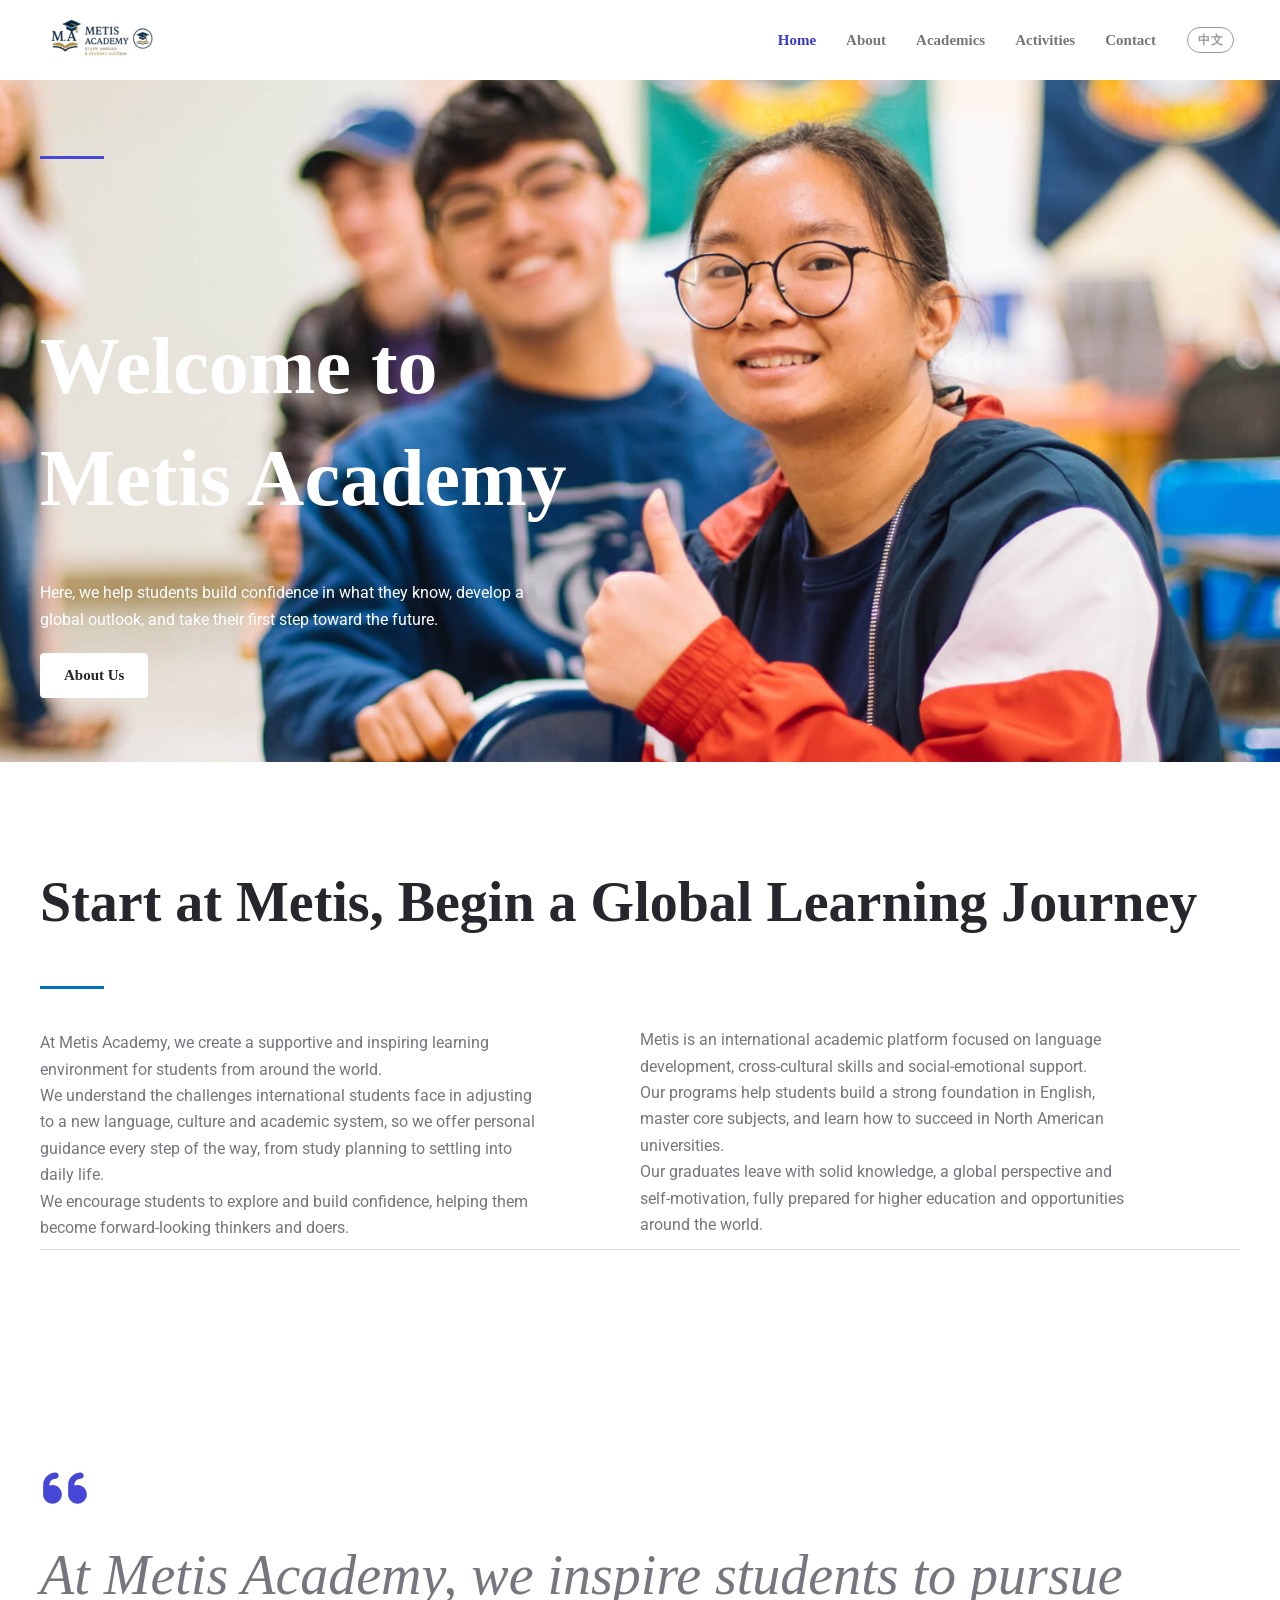
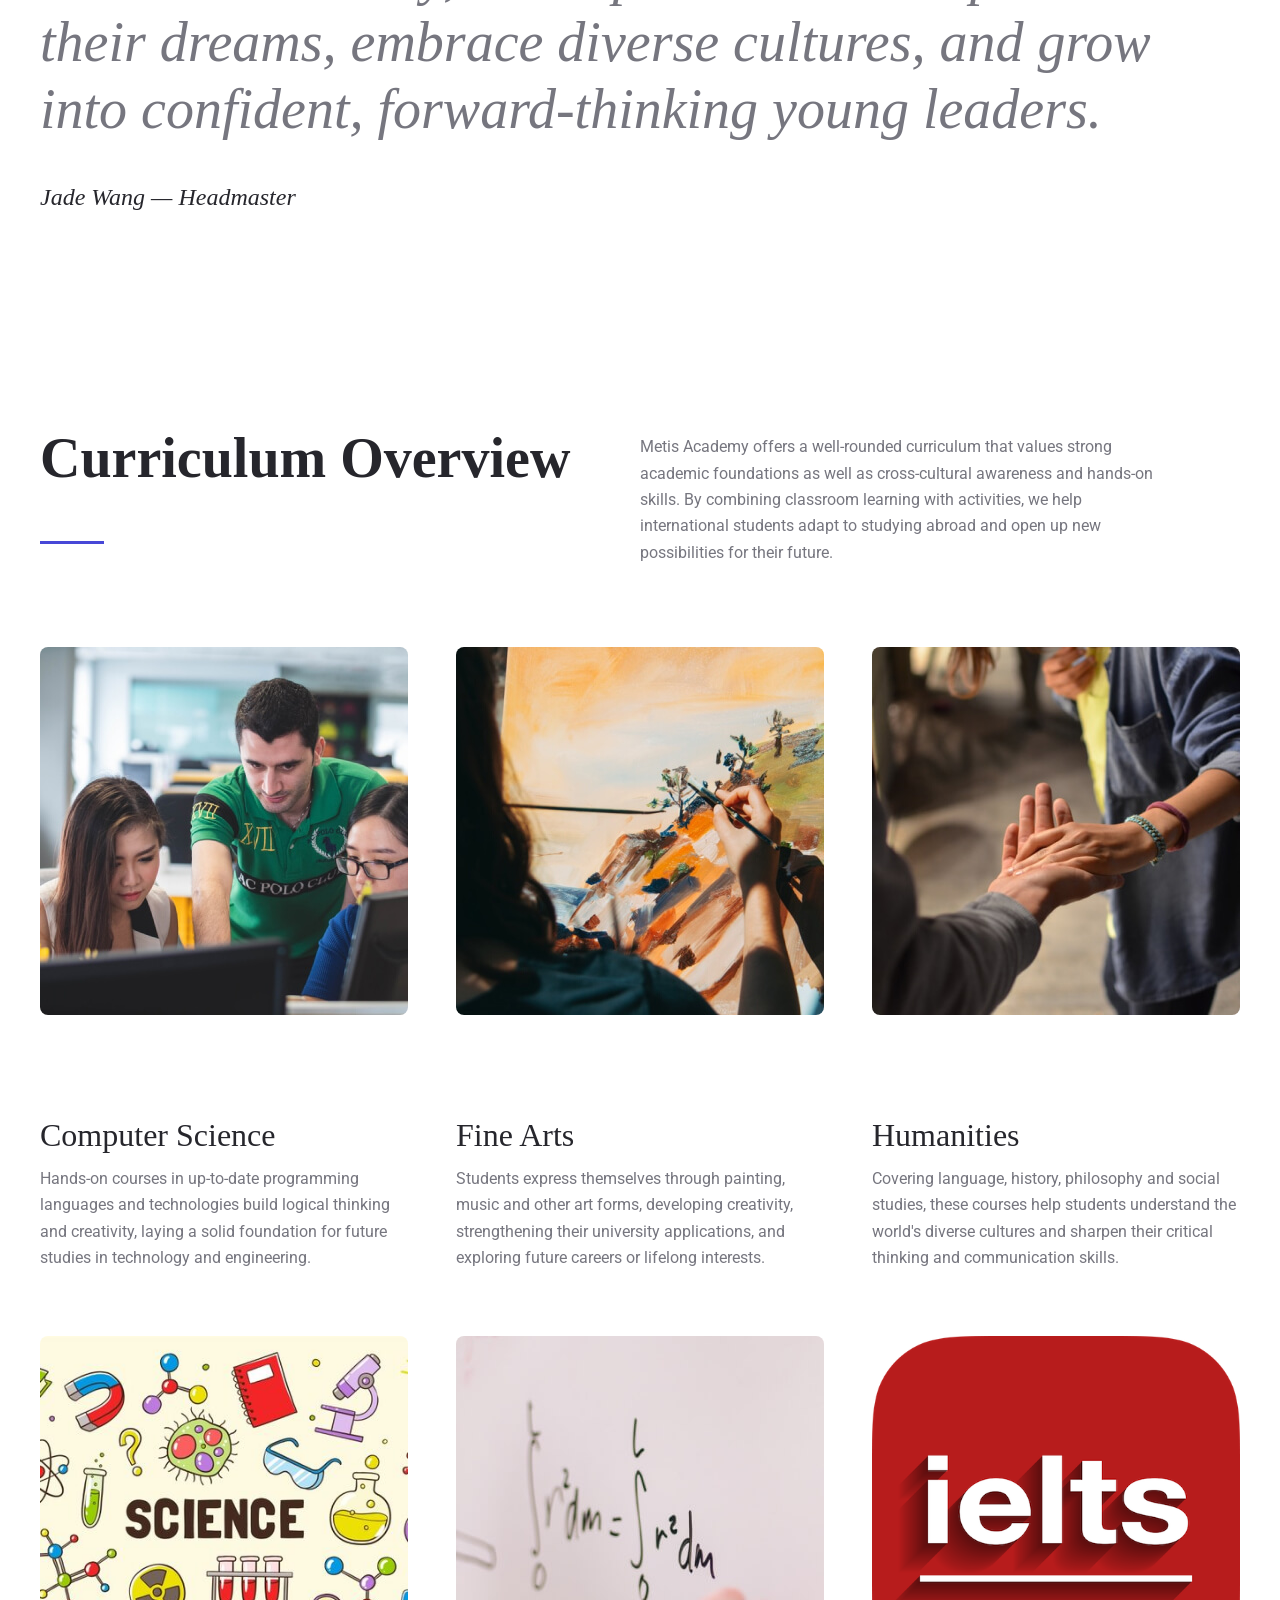
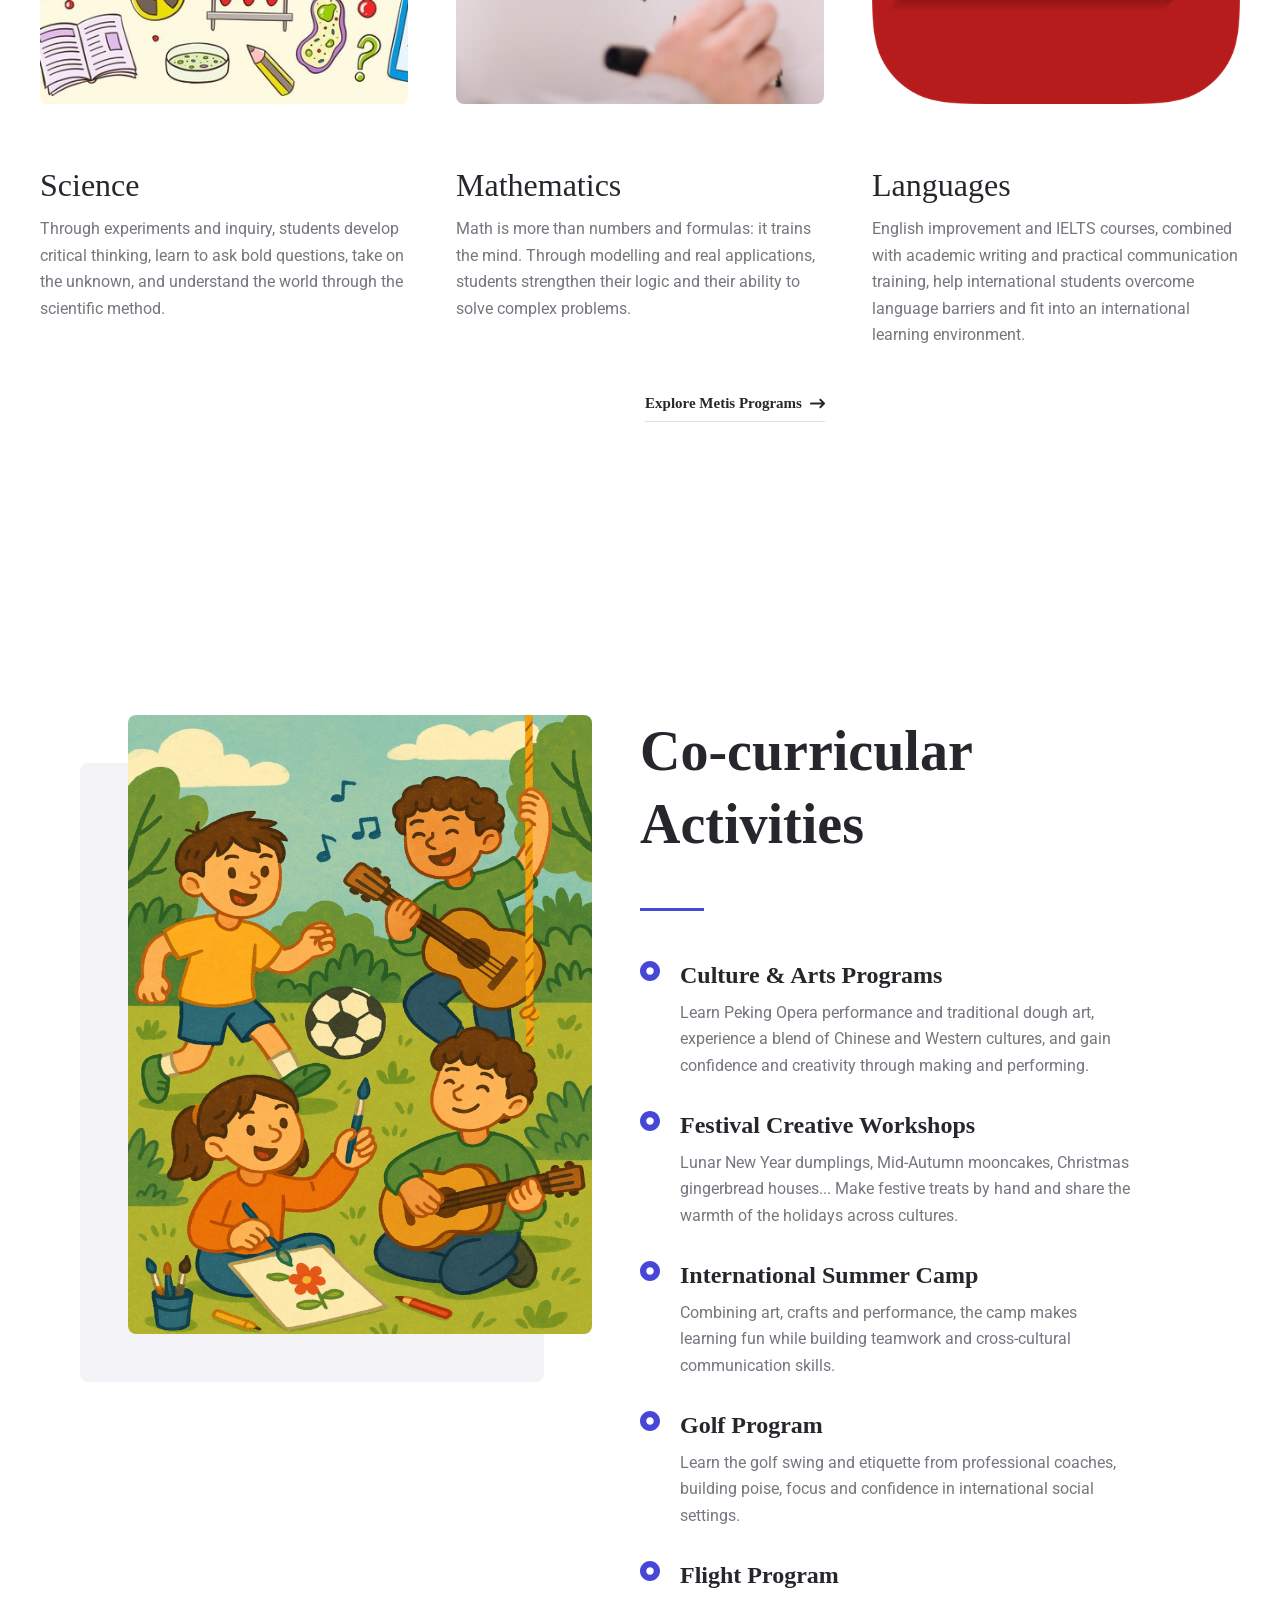
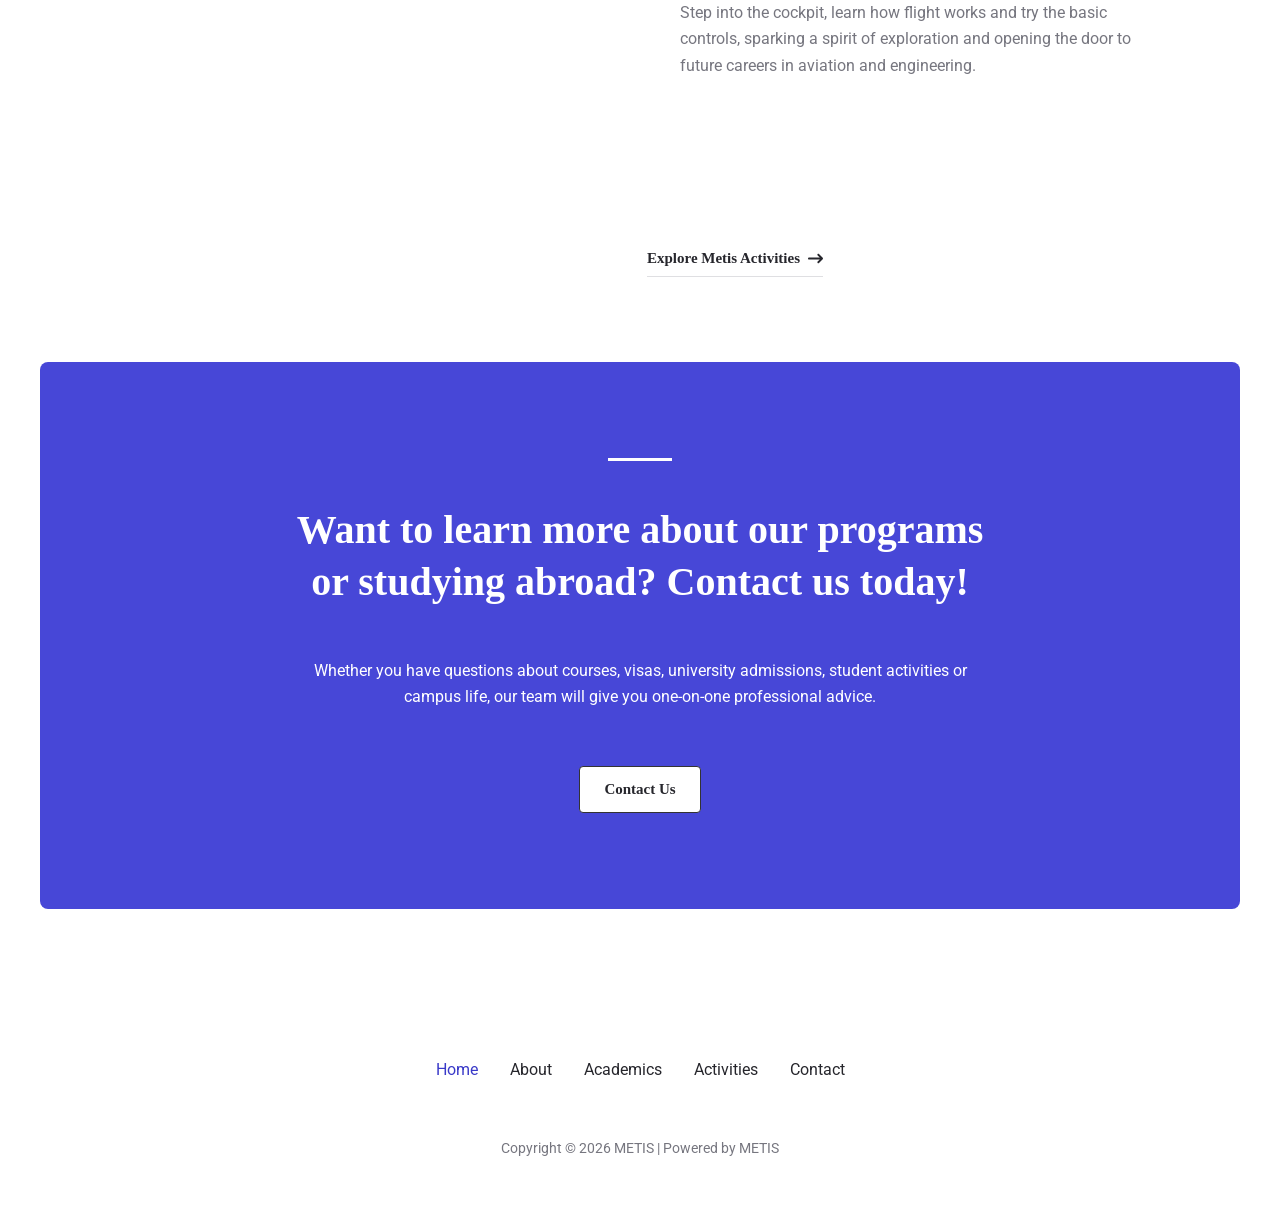
<file: en/index.html>
<!DOCTYPE html>
<html lang="en">
<head>
<meta charset="UTF-8">
<meta name="viewport" content="width=device-width, initial-scale=1">
	<link rel="profile" href="https://gmpg.org/xfn/11"> 
	<title>METIS &#8211; M.A</title>
<meta name='robots' content='noindex, nofollow' />
<link rel="alternate" hreflang="zh-CN" href="../index.html" />
<link rel="alternate" hreflang="en" href="index.html" />
<style>#header [data-device="desktop"] .site-title-container{max-width:clamp(170px,17vw,250px)}#header [data-device="desktop"] .site-title{font-size:clamp(13px,1.3vw,19px);line-height:1.25;text-wrap:balance}#header [data-device="desktop"] .site-description{font-size:clamp(10px,.85vw,12px);line-height:1.35;text-wrap:balance}#header [data-device="mobile"] .site-title{font-size:clamp(13px,3.9vw,20px);line-height:1.25;text-wrap:balance}#header [data-device="mobile"] .site-description{font-size:clamp(10px,2.6vw,12px);line-height:1.3;text-wrap:balance}</style>
<style id='wp-img-auto-sizes-contain-inline-css'>
img:is([sizes=auto i],[sizes^="auto," i]){contain-intrinsic-size:3000px 1500px}
/*# sourceURL=wp-img-auto-sizes-contain-inline-css */
</style>
<link rel='stylesheet' id='astra-theme-css-css' href='../wp-content/themes/astra/assets/css/minified/main.min.css' media='all' />
<style id='astra-theme-css-inline-css'>
:root{--ast-post-nav-space:0;--ast-container-default-xlg-padding:6.67em;--ast-container-default-lg-padding:5.67em;--ast-container-default-slg-padding:4.34em;--ast-container-default-md-padding:3.34em;--ast-container-default-sm-padding:6.67em;--ast-container-default-xs-padding:2.4em;--ast-container-default-xxs-padding:1.4em;--ast-code-block-background:#EEEEEE;--ast-comment-inputs-background:#FAFAFA;--ast-normal-container-width:1200px;--ast-narrow-container-width:750px;--ast-blog-title-font-weight:normal;--ast-blog-meta-weight:inherit;--ast-global-color-primary:var(--ast-global-color-5);--ast-global-color-secondary:var(--ast-global-color-4);--ast-global-color-alternate-background:var(--ast-global-color-7);--ast-global-color-subtle-background:var(--ast-global-color-6);--ast-bg-style-guide:#F8FAFC;--ast-shadow-style-guide:0px 0px 4px 0 #00000057;--ast-global-dark-bg-style:#fff;--ast-global-dark-lfs:#fbfbfb;--ast-widget-bg-color:#fafafa;--ast-wc-container-head-bg-color:#fbfbfb;--ast-title-layout-bg:#eeeeee;--ast-search-border-color:#e7e7e7;--ast-lifter-hover-bg:#e6e6e6;--ast-gallery-block-color:#000;--srfm-color-input-label:var(--ast-global-color-2);}html{font-size:100%;}a,.page-title{color:var(--ast-global-color-2);}a:hover,a:focus{color:var(--ast-global-color-1);}body,button,input,select,textarea,.ast-button,.ast-custom-button{font-family:'Roboto',sans-serif;font-weight:400;font-size:16px;font-size:1rem;line-height:var(--ast-body-line-height,1.65em);}blockquote{color:var(--ast-global-color-3);}p,.entry-content p{margin-bottom:1em;}h1,h2,h3,h4,h5,h6,.entry-content :where(h1,h2,h3,h4,h5,h6),.site-title,.site-title a{font-family:Georgia,Times,serif;font-weight:400;line-height:1em;}.ast-site-identity .site-title a{color:var(--ast-global-color-2);}.site-title{font-size:35px;font-size:2.1875rem;display:none;}header .custom-logo-link img{max-width:126px;width:126px;}.astra-logo-svg{width:126px;}.site-header .site-description{font-size:15px;font-size:0.9375rem;display:none;}.entry-title{font-size:26px;font-size:1.625rem;}.archive .ast-article-post .ast-article-inner,.blog .ast-article-post .ast-article-inner,.archive .ast-article-post .ast-article-inner:hover,.blog .ast-article-post .ast-article-inner:hover{overflow:hidden;}h1,.entry-content :where(h1){font-size:80px;font-size:5rem;font-family:Georgia,Times,serif;line-height:1.4em;}h2,.entry-content :where(h2){font-size:56px;font-size:3.5rem;font-family:Georgia,Times,serif;line-height:1.3em;}h3,.entry-content :where(h3){font-size:40px;font-size:2.5rem;font-family:Georgia,Times,serif;line-height:1.3em;}h4,.entry-content :where(h4){font-size:32px;font-size:2rem;line-height:1.2em;font-family:Georgia,Times,serif;}h5,.entry-content :where(h5){font-size:24px;font-size:1.5rem;line-height:1.2em;font-family:Georgia,Times,serif;}h6,.entry-content :where(h6){font-size:18px;font-size:1.125rem;line-height:1.25em;font-family:Georgia,Times,serif;}::selection{background-color:var(--ast-global-color-0);color:#ffffff;}body,h1,h2,h3,h4,h5,h6,.entry-title a,.entry-content :where(h1,h2,h3,h4,h5,h6){color:var(--ast-global-color-3);}.tagcloud a:hover,.tagcloud a:focus,.tagcloud a.current-item{color:#ffffff;border-color:var(--ast-global-color-2);background-color:var(--ast-global-color-2);}input:focus,input[type="text"]:focus,input[type="email"]:focus,input[type="url"]:focus,input[type="password"]:focus,input[type="reset"]:focus,input[type="search"]:focus,textarea:focus{border-color:var(--ast-global-color-2);}input[type="radio"]:checked,input[type=reset],input[type="checkbox"]:checked,input[type="checkbox"]:hover:checked,input[type="checkbox"]:focus:checked,input[type=range]::-webkit-slider-thumb{border-color:var(--ast-global-color-2);background-color:var(--ast-global-color-2);box-shadow:none;}.site-footer a:hover + .post-count,.site-footer a:focus + .post-count{background:var(--ast-global-color-2);border-color:var(--ast-global-color-2);}.single .nav-links .nav-previous,.single .nav-links .nav-next{color:var(--ast-global-color-2);}.entry-meta,.entry-meta *{line-height:1.45;color:var(--ast-global-color-2);}.entry-meta a:not(.ast-button):hover,.entry-meta a:not(.ast-button):hover *,.entry-meta a:not(.ast-button):focus,.entry-meta a:not(.ast-button):focus *,.page-links > .page-link,.page-links .page-link:hover,.post-navigation a:hover{color:var(--ast-global-color-1);}#cat option,.secondary .calendar_wrap thead a,.secondary .calendar_wrap thead a:visited{color:var(--ast-global-color-2);}.secondary .calendar_wrap #today,.ast-progress-val span{background:var(--ast-global-color-2);}.secondary a:hover + .post-count,.secondary a:focus + .post-count{background:var(--ast-global-color-2);border-color:var(--ast-global-color-2);}.calendar_wrap #today > a{color:#ffffff;}.page-links .page-link,.single .post-navigation a{color:var(--ast-global-color-2);}.ast-search-menu-icon .search-form button.search-submit{padding:0 4px;}.ast-search-menu-icon form.search-form{padding-right:0;}.ast-search-menu-icon.slide-search input.search-field{width:0;}.ast-header-search .ast-search-menu-icon.ast-dropdown-active .search-form,.ast-header-search .ast-search-menu-icon.ast-dropdown-active .search-field:focus{transition:all 0.2s;}.search-form input.search-field:focus{outline:none;}.wp-block-latest-posts > li > a{color:var(--ast-global-color-2);}.widget-title,.widget .wp-block-heading{font-size:22px;font-size:1.375rem;color:var(--ast-global-color-3);}.ast-search-menu-icon.slide-search a:focus-visible:focus-visible,.astra-search-icon:focus-visible,#close:focus-visible,a:focus-visible,.ast-menu-toggle:focus-visible,.site .skip-link:focus-visible,.wp-block-loginout input:focus-visible,.wp-block-search.wp-block-search__button-inside .wp-block-search__inside-wrapper,.ast-header-navigation-arrow:focus-visible,.ast-orders-table__row .ast-orders-table__cell:focus-visible,a#ast-apply-coupon:focus-visible,#ast-apply-coupon:focus-visible,#close:focus-visible,.button.search-submit:focus-visible,#search_submit:focus,.normal-search:focus-visible,.ast-header-account-wrap:focus-visible,.astra-cart-drawer-close:focus,.ast-single-variation:focus,.ast-button:focus{outline-style:dotted;outline-color:inherit;outline-width:thin;}input:focus,input[type="text"]:focus,input[type="email"]:focus,input[type="url"]:focus,input[type="password"]:focus,input[type="reset"]:focus,input[type="search"]:focus,input[type="number"]:focus,textarea:focus,.wp-block-search__input:focus,[data-section="section-header-mobile-trigger"] .ast-button-wrap .ast-mobile-menu-trigger-minimal:focus,.ast-mobile-popup-drawer.active .menu-toggle-close:focus,#ast-scroll-top:focus,#coupon_code:focus,#ast-coupon-code:focus{border-style:dotted;border-color:inherit;border-width:thin;}input{outline:none;}.site-logo-img img{ transition:all 0.2s linear;}body .ast-oembed-container *{position:absolute;top:0;width:100%;height:100%;left:0;}body .wp-block-embed-pocket-casts .ast-oembed-container *{position:unset;}.ast-single-post-featured-section + article {margin-top: 2em;}.site-content .ast-single-post-featured-section img {width: 100%;overflow: hidden;object-fit: cover;}.site > .ast-single-related-posts-container {margin-top: 0;}@media (min-width: 922px) {.ast-desktop .ast-container--narrow {max-width: var(--ast-narrow-container-width);margin: 0 auto;}}@media (max-width:921.9px){#ast-desktop-header{display:none;}}@media (min-width:922px){#ast-mobile-header{display:none;}}.wp-block-buttons.aligncenter{justify-content:center;}@media (max-width:921px){.ast-theme-transparent-header #primary,.ast-theme-transparent-header #secondary{padding:0;}}@media (max-width:921px){.ast-plain-container.ast-no-sidebar #primary{padding:0;}}.ast-plain-container.ast-no-sidebar #primary{margin-top:0;margin-bottom:0;}.wp-block-button.is-style-outline .wp-block-button__link{border-color:var(--ast-global-color-5);}div.wp-block-button.is-style-outline > .wp-block-button__link:not(.has-text-color),div.wp-block-button.wp-block-button__link.is-style-outline:not(.has-text-color){color:var(--ast-global-color-5);}.wp-block-button.is-style-outline .wp-block-button__link:hover,.wp-block-buttons .wp-block-button.is-style-outline .wp-block-button__link:focus,.wp-block-buttons .wp-block-button.is-style-outline > .wp-block-button__link:not(.has-text-color):hover,.wp-block-buttons .wp-block-button.wp-block-button__link.is-style-outline:not(.has-text-color):hover{color:var(--ast-global-color-2);background-color:var(--ast-global-color-4);border-color:var(--ast-global-color-4);}.post-page-numbers.current .page-link,.ast-pagination .page-numbers.current{color:#ffffff;border-color:var(--ast-global-color-0);background-color:var(--ast-global-color-0);}.wp-block-button.is-style-outline .wp-block-button__link.wp-element-button,.ast-outline-button{border-color:var(--ast-global-color-5);font-family:Georgia,Times,serif;font-weight:700;font-size:15px;font-size:0.9375rem;line-height:1em;border-top-left-radius:4px;border-top-right-radius:4px;border-bottom-right-radius:4px;border-bottom-left-radius:4px;}.wp-block-buttons .wp-block-button.is-style-outline > .wp-block-button__link:not(.has-text-color),.wp-block-buttons .wp-block-button.wp-block-button__link.is-style-outline:not(.has-text-color),.ast-outline-button{color:var(--ast-global-color-5);}.wp-block-button.is-style-outline .wp-block-button__link:hover,.wp-block-buttons .wp-block-button.is-style-outline .wp-block-button__link:focus,.wp-block-buttons .wp-block-button.is-style-outline > .wp-block-button__link:not(.has-text-color):hover,.wp-block-buttons .wp-block-button.wp-block-button__link.is-style-outline:not(.has-text-color):hover,.ast-outline-button:hover,.ast-outline-button:focus,.wp-block-uagb-buttons-child .uagb-buttons-repeater.ast-outline-button:hover,.wp-block-uagb-buttons-child .uagb-buttons-repeater.ast-outline-button:focus{color:var(--ast-global-color-2);background-color:var(--ast-global-color-4);border-color:var(--ast-global-color-4);}.wp-block-button .wp-block-button__link.wp-element-button.is-style-outline:not(.has-background),.wp-block-button.is-style-outline>.wp-block-button__link.wp-element-button:not(.has-background),.ast-outline-button{background-color:var(--ast-global-color-5);}.entry-content[data-ast-blocks-layout] > figure{margin-bottom:1em;}@media (max-width:921px){.ast-separate-container #primary,.ast-separate-container #secondary{padding:1.5em 0;}#primary,#secondary{padding:1.5em 0;margin:0;}.ast-left-sidebar #content > .ast-container{display:flex;flex-direction:column-reverse;width:100%;}.ast-separate-container .ast-article-post,.ast-separate-container .ast-article-single{padding:1.5em 2.14em;}.ast-author-box img.avatar{margin:20px 0 0 0;}}@media (min-width:922px){.ast-separate-container.ast-right-sidebar #primary,.ast-separate-container.ast-left-sidebar #primary{border:0;}.search-no-results.ast-separate-container #primary{margin-bottom:4em;}}.wp-block-button .wp-block-button__link{color:var(--ast-global-color-2);}.wp-block-button .wp-block-button__link:hover,.wp-block-button .wp-block-button__link:focus{color:var(--ast-global-color-2);background-color:var(--ast-global-color-4);border-color:var(--ast-global-color-4);}.wp-block-button .wp-block-button__link,.wp-block-search .wp-block-search__button,body .wp-block-file .wp-block-file__button{border-color:var(--ast-global-color-5);background-color:var(--ast-global-color-5);color:var(--ast-global-color-2);font-family:Georgia,Times,serif;font-weight:700;line-height:1em;font-size:15px;font-size:0.9375rem;border-top-left-radius:4px;border-top-right-radius:4px;border-bottom-right-radius:4px;border-bottom-left-radius:4px;padding-top:15px;padding-right:24px;padding-bottom:15px;padding-left:24px;}.menu-toggle,button,.ast-button,.ast-custom-button,.button,input#submit,input[type="button"],input[type="submit"],input[type="reset"],form[CLASS*="wp-block-search__"].wp-block-search .wp-block-search__inside-wrapper .wp-block-search__button,body .wp-block-file .wp-block-file__button{border-style:solid;border-top-width:0;border-right-width:0;border-left-width:0;border-bottom-width:0;color:var(--ast-global-color-2);border-color:var(--ast-global-color-5);background-color:var(--ast-global-color-5);padding-top:15px;padding-right:24px;padding-bottom:15px;padding-left:24px;font-family:Georgia,Times,serif;font-weight:700;font-size:15px;font-size:0.9375rem;line-height:1em;border-top-left-radius:4px;border-top-right-radius:4px;border-bottom-right-radius:4px;border-bottom-left-radius:4px;}button:focus,.menu-toggle:hover,button:hover,.ast-button:hover,.ast-custom-button:hover .button:hover,.ast-custom-button:hover ,input[type=reset]:hover,input[type=reset]:focus,input#submit:hover,input#submit:focus,input[type="button"]:hover,input[type="button"]:focus,input[type="submit"]:hover,input[type="submit"]:focus,form[CLASS*="wp-block-search__"].wp-block-search .wp-block-search__inside-wrapper .wp-block-search__button:hover,form[CLASS*="wp-block-search__"].wp-block-search .wp-block-search__inside-wrapper .wp-block-search__button:focus,body .wp-block-file .wp-block-file__button:hover,body .wp-block-file .wp-block-file__button:focus{color:var(--ast-global-color-2);background-color:var(--ast-global-color-4);border-color:var(--ast-global-color-4);}@media (max-width:921px){.ast-mobile-header-stack .main-header-bar .ast-search-menu-icon{display:inline-block;}.ast-header-break-point.ast-header-custom-item-outside .ast-mobile-header-stack .main-header-bar .ast-search-icon{margin:0;}.ast-comment-avatar-wrap img{max-width:2.5em;}.ast-comment-meta{padding:0 1.8888em 1.3333em;}.ast-separate-container .ast-comment-list li.depth-1{padding:1.5em 2.14em;}.ast-separate-container .comment-respond{padding:2em 2.14em;}}@media (min-width:544px){.ast-container{max-width:100%;}}@media (max-width:544px){.ast-separate-container .ast-article-post,.ast-separate-container .ast-article-single,.ast-separate-container .comments-title,.ast-separate-container .ast-archive-description{padding:1.5em 1em;}.ast-separate-container #content .ast-container{padding-left:0.54em;padding-right:0.54em;}.ast-separate-container .ast-comment-list .bypostauthor{padding:.5em;}.ast-search-menu-icon.ast-dropdown-active .search-field{width:170px;}} #ast-mobile-header .ast-site-header-cart-li a{pointer-events:none;}body,.ast-separate-container{background-color:var(--ast-global-color-4);background-image:none;}@media (max-width:921px){.widget-title{font-size:22px;font-size:1.375rem;}body,button,input,select,textarea,.ast-button,.ast-custom-button{font-size:16px;font-size:1rem;}#secondary,#secondary button,#secondary input,#secondary select,#secondary textarea{font-size:16px;font-size:1rem;}.site-title{display:none;}.site-header .site-description{display:none;}h1,.entry-content :where(h1){font-size:56px;}h2,.entry-content :where(h2){font-size:40px;}h3,.entry-content :where(h3){font-size:32px;}h4,.entry-content :where(h4){font-size:24px;font-size:1.5rem;}h5,.entry-content :where(h5){font-size:20px;font-size:1.25rem;}h6,.entry-content :where(h6){font-size:17px;font-size:1.0625rem;}.astra-logo-svg{width:120px;}header .custom-logo-link img,.ast-header-break-point .site-logo-img .custom-mobile-logo-link img{max-width:120px;width:120px;}}@media (max-width:544px){.widget-title{font-size:21px;font-size:1.4rem;}body,button,input,select,textarea,.ast-button,.ast-custom-button{font-size:15px;font-size:0.9375rem;}#secondary,#secondary button,#secondary input,#secondary select,#secondary textarea{font-size:15px;font-size:0.9375rem;}.site-title{display:none;}.site-header .site-description{display:none;}h1,.entry-content :where(h1){font-size:36px;}h2,.entry-content :where(h2){font-size:32px;}h3,.entry-content :where(h3){font-size:24px;}h4,.entry-content :where(h4){font-size:20px;font-size:1.25rem;}h5,.entry-content :where(h5){font-size:18px;font-size:1.125rem;}h6,.entry-content :where(h6){font-size:16px;font-size:1rem;}header .custom-logo-link img,.ast-header-break-point .site-branding img,.ast-header-break-point .custom-logo-link img{max-width:112px;width:112px;}.astra-logo-svg{width:112px;}.ast-header-break-point .site-logo-img .custom-mobile-logo-link img{max-width:112px;}}@media (max-width:544px){html{font-size:100%;}}@media (min-width:922px){.ast-container{max-width:1240px;}}@media (min-width:922px){.site-content .ast-container{display:flex;}}@media (max-width:921px){.site-content .ast-container{flex-direction:column;}}@media (min-width:922px){.main-header-menu .sub-menu .menu-item.ast-left-align-sub-menu:hover > .sub-menu,.main-header-menu .sub-menu .menu-item.ast-left-align-sub-menu.focus > .sub-menu{margin-left:-0px;}}.site .comments-area{padding-bottom:3em;}.wp-block-file {display: flex;align-items: center;flex-wrap: wrap;justify-content: space-between;}.wp-block-pullquote {border: none;}.wp-block-pullquote blockquote::before {content: "\201D";font-family: "Helvetica",sans-serif;display: flex;transform: rotate( 180deg );font-size: 6rem;font-style: normal;line-height: 1;font-weight: bold;align-items: center;justify-content: center;}.has-text-align-right > blockquote::before {justify-content: flex-start;}.has-text-align-left > blockquote::before {justify-content: flex-end;}figure.wp-block-pullquote.is-style-solid-color blockquote {max-width: 100%;text-align: inherit;}:root {--wp--custom--ast-default-block-top-padding: 3em;--wp--custom--ast-default-block-right-padding: 3em;--wp--custom--ast-default-block-bottom-padding: 3em;--wp--custom--ast-default-block-left-padding: 3em;--wp--custom--ast-container-width: 1200px;--wp--custom--ast-content-width-size: 1200px;--wp--custom--ast-wide-width-size: calc(1200px + var(--wp--custom--ast-default-block-left-padding) + var(--wp--custom--ast-default-block-right-padding));}.ast-narrow-container {--wp--custom--ast-content-width-size: 750px;--wp--custom--ast-wide-width-size: 750px;}@media(max-width: 921px) {:root {--wp--custom--ast-default-block-top-padding: 3em;--wp--custom--ast-default-block-right-padding: 2em;--wp--custom--ast-default-block-bottom-padding: 3em;--wp--custom--ast-default-block-left-padding: 2em;}}@media(max-width: 544px) {:root {--wp--custom--ast-default-block-top-padding: 3em;--wp--custom--ast-default-block-right-padding: 1.5em;--wp--custom--ast-default-block-bottom-padding: 3em;--wp--custom--ast-default-block-left-padding: 1.5em;}}.entry-content > .wp-block-group,.entry-content > .wp-block-cover,.entry-content > .wp-block-columns {padding-top: var(--wp--custom--ast-default-block-top-padding);padding-right: var(--wp--custom--ast-default-block-right-padding);padding-bottom: var(--wp--custom--ast-default-block-bottom-padding);padding-left: var(--wp--custom--ast-default-block-left-padding);}.ast-plain-container.ast-no-sidebar .entry-content > .alignfull,.ast-page-builder-template .ast-no-sidebar .entry-content > .alignfull {margin-left: calc( -50vw + 50%);margin-right: calc( -50vw + 50%);max-width: 100vw;width: 100vw;}.ast-plain-container.ast-no-sidebar .entry-content .alignfull .alignfull,.ast-page-builder-template.ast-no-sidebar .entry-content .alignfull .alignfull,.ast-plain-container.ast-no-sidebar .entry-content .alignfull .alignwide,.ast-page-builder-template.ast-no-sidebar .entry-content .alignfull .alignwide,.ast-plain-container.ast-no-sidebar .entry-content .alignwide .alignfull,.ast-page-builder-template.ast-no-sidebar .entry-content .alignwide .alignfull,.ast-plain-container.ast-no-sidebar .entry-content .alignwide .alignwide,.ast-page-builder-template.ast-no-sidebar .entry-content .alignwide .alignwide,.ast-plain-container.ast-no-sidebar .entry-content .wp-block-column .alignfull,.ast-page-builder-template.ast-no-sidebar .entry-content .wp-block-column .alignfull,.ast-plain-container.ast-no-sidebar .entry-content .wp-block-column .alignwide,.ast-page-builder-template.ast-no-sidebar .entry-content .wp-block-column .alignwide {margin-left: auto;margin-right: auto;width: 100%;}[data-ast-blocks-layout] .wp-block-separator:not(.is-style-dots) {height: 0;}[data-ast-blocks-layout] .wp-block-separator {margin: 20px auto;}[data-ast-blocks-layout] .wp-block-separator:not(.is-style-wide):not(.is-style-dots) {max-width: 100px;}[data-ast-blocks-layout] .wp-block-separator.has-background {padding: 0;}.entry-content[data-ast-blocks-layout] > * {max-width: var(--wp--custom--ast-content-width-size);margin-left: auto;margin-right: auto;}.entry-content[data-ast-blocks-layout] > .alignwide {max-width: var(--wp--custom--ast-wide-width-size);}.entry-content[data-ast-blocks-layout] .alignfull {max-width: none;}.entry-content .wp-block-columns {margin-bottom: 0;}blockquote {margin: 1.5em;border-color: rgba(0,0,0,0.05);}.wp-block-quote:not(.has-text-align-right):not(.has-text-align-center) {border-left: 5px solid rgba(0,0,0,0.05);}.has-text-align-right > blockquote,blockquote.has-text-align-right {border-right: 5px solid rgba(0,0,0,0.05);}.has-text-align-left > blockquote,blockquote.has-text-align-left {border-left: 5px solid rgba(0,0,0,0.05);}.wp-block-site-tagline,.wp-block-latest-posts .read-more {margin-top: 15px;}.wp-block-loginout p label {display: block;}.wp-block-loginout p:not(.login-remember):not(.login-submit) input {width: 100%;}.wp-block-loginout input:focus {border-color: transparent;}.wp-block-loginout input:focus {outline: thin dotted;}.entry-content .wp-block-media-text .wp-block-media-text__content {padding: 0 0 0 8%;}.entry-content .wp-block-media-text.has-media-on-the-right .wp-block-media-text__content {padding: 0 8% 0 0;}.entry-content .wp-block-media-text.has-background .wp-block-media-text__content {padding: 8%;}.entry-content .wp-block-cover:not([class*="background-color"]):not(.has-text-color.has-link-color) .wp-block-cover__inner-container,.entry-content .wp-block-cover:not([class*="background-color"]) .wp-block-cover-image-text,.entry-content .wp-block-cover:not([class*="background-color"]) .wp-block-cover-text,.entry-content .wp-block-cover-image:not([class*="background-color"]) .wp-block-cover__inner-container,.entry-content .wp-block-cover-image:not([class*="background-color"]) .wp-block-cover-image-text,.entry-content .wp-block-cover-image:not([class*="background-color"]) .wp-block-cover-text {color: var(--ast-global-color-primary,var(--ast-global-color-5));}.wp-block-loginout .login-remember input {width: 1.1rem;height: 1.1rem;margin: 0 5px 4px 0;vertical-align: middle;}.wp-block-latest-posts > li > *:first-child,.wp-block-latest-posts:not(.is-grid) > li:first-child {margin-top: 0;}.entry-content > .wp-block-buttons,.entry-content > .wp-block-uagb-buttons {margin-bottom: 1.5em;}.wp-block-search__inside-wrapper .wp-block-search__input {padding: 0 10px;color: var(--ast-global-color-3);background: var(--ast-global-color-primary,var(--ast-global-color-5));border-color: var(--ast-border-color);}.wp-block-latest-posts .read-more {margin-bottom: 1.5em;}.wp-block-search__no-button .wp-block-search__inside-wrapper .wp-block-search__input {padding-top: 5px;padding-bottom: 5px;}.wp-block-latest-posts .wp-block-latest-posts__post-date,.wp-block-latest-posts .wp-block-latest-posts__post-author {font-size: 1rem;}.wp-block-latest-posts > li > *,.wp-block-latest-posts:not(.is-grid) > li {margin-top: 12px;margin-bottom: 12px;}.ast-page-builder-template .entry-content[data-ast-blocks-layout] > *,.ast-page-builder-template .entry-content[data-ast-blocks-layout] > .alignfull:not(.wp-block-group):not(.uagb-is-root-container) > * {max-width: none;}.ast-page-builder-template .entry-content[data-ast-blocks-layout] > .alignwide:not(.uagb-is-root-container) > * {max-width: var(--wp--custom--ast-wide-width-size);}.ast-page-builder-template .entry-content[data-ast-blocks-layout] > .inherit-container-width > *,.ast-page-builder-template .entry-content[data-ast-blocks-layout] > *:not(.wp-block-group):not(.uagb-is-root-container) > *,.entry-content[data-ast-blocks-layout] > .wp-block-cover .wp-block-cover__inner-container {max-width: var(--wp--custom--ast-content-width-size) ;margin-left: auto;margin-right: auto;}.entry-content[data-ast-blocks-layout] .wp-block-cover:not(.alignleft):not(.alignright) {width: auto;}@media(max-width: 1200px) {.ast-separate-container .entry-content > .alignfull,.ast-separate-container .entry-content[data-ast-blocks-layout] > .alignwide,.ast-plain-container .entry-content[data-ast-blocks-layout] > .alignwide,.ast-plain-container .entry-content .alignfull {margin-left: calc(-1 * min(var(--ast-container-default-xlg-padding),20px)) ;margin-right: calc(-1 * min(var(--ast-container-default-xlg-padding),20px));}}@media(min-width: 1201px) {.ast-separate-container .entry-content > .alignfull {margin-left: calc(-1 * var(--ast-container-default-xlg-padding) );margin-right: calc(-1 * var(--ast-container-default-xlg-padding) );}.ast-separate-container .entry-content[data-ast-blocks-layout] > .alignwide,.ast-plain-container .entry-content[data-ast-blocks-layout] > .alignwide {margin-left: calc(-1 * var(--wp--custom--ast-default-block-left-padding) );margin-right: calc(-1 * var(--wp--custom--ast-default-block-right-padding) );}}@media(min-width: 921px) {.ast-separate-container .entry-content .wp-block-group.alignwide:not(.inherit-container-width) > :where(:not(.alignleft):not(.alignright)),.ast-plain-container .entry-content .wp-block-group.alignwide:not(.inherit-container-width) > :where(:not(.alignleft):not(.alignright)) {max-width: calc( var(--wp--custom--ast-content-width-size) + 80px );}.ast-plain-container.ast-right-sidebar .entry-content[data-ast-blocks-layout] .alignfull,.ast-plain-container.ast-left-sidebar .entry-content[data-ast-blocks-layout] .alignfull {margin-left: -60px;margin-right: -60px;}}@media(min-width: 544px) {.entry-content > .alignleft {margin-right: 20px;}.entry-content > .alignright {margin-left: 20px;}}@media (max-width:544px){.wp-block-columns .wp-block-column:not(:last-child){margin-bottom:20px;}.wp-block-latest-posts{margin:0;}}@media( max-width: 600px ) {.entry-content .wp-block-media-text .wp-block-media-text__content,.entry-content .wp-block-media-text.has-media-on-the-right .wp-block-media-text__content {padding: 8% 0 0;}.entry-content .wp-block-media-text.has-background .wp-block-media-text__content {padding: 8%;}}.ast-page-builder-template .entry-header {padding-left: 0;}.ast-narrow-container .site-content .wp-block-uagb-image--align-full .wp-block-uagb-image__figure {max-width: 100%;margin-left: auto;margin-right: auto;}:root .has-ast-global-color-0-color{color:var(--ast-global-color-0);}:root .has-ast-global-color-0-background-color{background-color:var(--ast-global-color-0);}:root .wp-block-button .has-ast-global-color-0-color{color:var(--ast-global-color-0);}:root .wp-block-button .has-ast-global-color-0-background-color{background-color:var(--ast-global-color-0);}:root .has-ast-global-color-1-color{color:var(--ast-global-color-1);}:root .has-ast-global-color-1-background-color{background-color:var(--ast-global-color-1);}:root .wp-block-button .has-ast-global-color-1-color{color:var(--ast-global-color-1);}:root .wp-block-button .has-ast-global-color-1-background-color{background-color:var(--ast-global-color-1);}:root .has-ast-global-color-2-color{color:var(--ast-global-color-2);}:root .has-ast-global-color-2-background-color{background-color:var(--ast-global-color-2);}:root .wp-block-button .has-ast-global-color-2-color{color:var(--ast-global-color-2);}:root .wp-block-button .has-ast-global-color-2-background-color{background-color:var(--ast-global-color-2);}:root .has-ast-global-color-3-color{color:var(--ast-global-color-3);}:root .has-ast-global-color-3-background-color{background-color:var(--ast-global-color-3);}:root .wp-block-button .has-ast-global-color-3-color{color:var(--ast-global-color-3);}:root .wp-block-button .has-ast-global-color-3-background-color{background-color:var(--ast-global-color-3);}:root .has-ast-global-color-4-color{color:var(--ast-global-color-4);}:root .has-ast-global-color-4-background-color{background-color:var(--ast-global-color-4);}:root .wp-block-button .has-ast-global-color-4-color{color:var(--ast-global-color-4);}:root .wp-block-button .has-ast-global-color-4-background-color{background-color:var(--ast-global-color-4);}:root .has-ast-global-color-5-color{color:var(--ast-global-color-5);}:root .has-ast-global-color-5-background-color{background-color:var(--ast-global-color-5);}:root .wp-block-button .has-ast-global-color-5-color{color:var(--ast-global-color-5);}:root .wp-block-button .has-ast-global-color-5-background-color{background-color:var(--ast-global-color-5);}:root .has-ast-global-color-6-color{color:var(--ast-global-color-6);}:root .has-ast-global-color-6-background-color{background-color:var(--ast-global-color-6);}:root .wp-block-button .has-ast-global-color-6-color{color:var(--ast-global-color-6);}:root .wp-block-button .has-ast-global-color-6-background-color{background-color:var(--ast-global-color-6);}:root .has-ast-global-color-7-color{color:var(--ast-global-color-7);}:root .has-ast-global-color-7-background-color{background-color:var(--ast-global-color-7);}:root .wp-block-button .has-ast-global-color-7-color{color:var(--ast-global-color-7);}:root .wp-block-button .has-ast-global-color-7-background-color{background-color:var(--ast-global-color-7);}:root .has-ast-global-color-8-color{color:var(--ast-global-color-8);}:root .has-ast-global-color-8-background-color{background-color:var(--ast-global-color-8);}:root .wp-block-button .has-ast-global-color-8-color{color:var(--ast-global-color-8);}:root .wp-block-button .has-ast-global-color-8-background-color{background-color:var(--ast-global-color-8);}:root{--ast-global-color-0:#4747d7;--ast-global-color-1:#3939c8;--ast-global-color-2:#26262c;--ast-global-color-3:#76767f;--ast-global-color-4:#ffffff;--ast-global-color-5:#ffffff;--ast-global-color-6:#243673;--ast-global-color-7:#26262c;--ast-global-color-8:#bfd1ff;}:root {--ast-border-color : #dddddd;}.ast-single-entry-banner {-js-display: flex;display: flex;flex-direction: column;justify-content: center;text-align: center;position: relative;background: var(--ast-title-layout-bg);}.ast-single-entry-banner[data-banner-layout="layout-1"] {max-width: 1200px;background: inherit;padding: 20px 0;}.ast-single-entry-banner[data-banner-width-type="custom"] {margin: 0 auto;width: 100%;}.ast-single-entry-banner + .site-content .entry-header {margin-bottom: 0;}.site .ast-author-avatar {--ast-author-avatar-size: ;}a.ast-underline-text {text-decoration: underline;}.ast-container > .ast-terms-link {position: relative;display: block;}a.ast-button.ast-badge-tax {padding: 4px 8px;border-radius: 3px;font-size: inherit;}header.entry-header > *:not(:last-child){margin-bottom:10px;}.ast-archive-entry-banner {-js-display: flex;display: flex;flex-direction: column;justify-content: center;text-align: center;position: relative;background: var(--ast-title-layout-bg);}.ast-archive-entry-banner[data-banner-width-type="custom"] {margin: 0 auto;width: 100%;}.ast-archive-entry-banner[data-banner-layout="layout-1"] {background: inherit;padding: 20px 0;text-align: left;}body.archive .ast-archive-description{max-width:1200px;width:100%;text-align:left;padding-top:3em;padding-right:3em;padding-bottom:3em;padding-left:3em;}body.archive .ast-archive-description .ast-archive-title,body.archive .ast-archive-description .ast-archive-title *{font-size:40px;font-size:2.5rem;}body.archive .ast-archive-description > *:not(:last-child){margin-bottom:10px;}@media (max-width:921px){body.archive .ast-archive-description{text-align:left;}}@media (max-width:544px){body.archive .ast-archive-description{text-align:left;}}.ast-breadcrumbs .trail-browse,.ast-breadcrumbs .trail-items,.ast-breadcrumbs .trail-items li{display:inline-block;margin:0;padding:0;border:none;background:inherit;text-indent:0;text-decoration:none;}.ast-breadcrumbs .trail-browse{font-size:inherit;font-style:inherit;font-weight:inherit;color:inherit;}.ast-breadcrumbs .trail-items{list-style:none;}.trail-items li::after{padding:0 0.3em;content:"\00bb";}.trail-items li:last-of-type::after{display:none;}h1,h2,h3,h4,h5,h6,.entry-content :where(h1,h2,h3,h4,h5,h6){color:var(--ast-global-color-2);}@media (max-width:921px){.ast-builder-grid-row-container.ast-builder-grid-row-tablet-3-firstrow .ast-builder-grid-row > *:first-child,.ast-builder-grid-row-container.ast-builder-grid-row-tablet-3-lastrow .ast-builder-grid-row > *:last-child{grid-column:1 / -1;}}@media (max-width:544px){.ast-builder-grid-row-container.ast-builder-grid-row-mobile-3-firstrow .ast-builder-grid-row > *:first-child,.ast-builder-grid-row-container.ast-builder-grid-row-mobile-3-lastrow .ast-builder-grid-row > *:last-child{grid-column:1 / -1;}}.ast-builder-layout-element[data-section="title_tagline"]{display:flex;}@media (max-width:921px){.ast-header-break-point .ast-builder-layout-element[data-section="title_tagline"]{display:flex;}}@media (max-width:544px){.ast-header-break-point .ast-builder-layout-element[data-section="title_tagline"]{display:flex;}}.ast-builder-menu-1{font-family:Georgia,Times,serif;font-weight:700;}.ast-builder-menu-1 .menu-item > .menu-link{font-size:15px;font-size:0.9375rem;color:var(--ast-global-color-3);}.ast-builder-menu-1 .menu-item > .ast-menu-toggle{color:var(--ast-global-color-3);}.ast-builder-menu-1 .menu-item:hover > .menu-link,.ast-builder-menu-1 .inline-on-mobile .menu-item:hover > .ast-menu-toggle{color:var(--ast-global-color-1);}.ast-builder-menu-1 .menu-item:hover > .ast-menu-toggle{color:var(--ast-global-color-1);}.ast-builder-menu-1 .menu-item.current-menu-item > .menu-link,.ast-builder-menu-1 .inline-on-mobile .menu-item.current-menu-item > .ast-menu-toggle,.ast-builder-menu-1 .current-menu-ancestor > .menu-link{color:var(--ast-global-color-1);}.ast-builder-menu-1 .menu-item.current-menu-item > .ast-menu-toggle{color:var(--ast-global-color-1);}.ast-builder-menu-1 .sub-menu,.ast-builder-menu-1 .inline-on-mobile .sub-menu{border-top-width:2px;border-bottom-width:0px;border-right-width:0px;border-left-width:0px;border-color:var(--ast-global-color-0);border-style:solid;}.ast-builder-menu-1 .sub-menu .sub-menu{top:-2px;}.ast-builder-menu-1 .main-header-menu > .menu-item > .sub-menu,.ast-builder-menu-1 .main-header-menu > .menu-item > .astra-full-megamenu-wrapper{margin-top:0px;}.ast-desktop .ast-builder-menu-1 .main-header-menu > .menu-item > .sub-menu:before,.ast-desktop .ast-builder-menu-1 .main-header-menu > .menu-item > .astra-full-megamenu-wrapper:before{height:calc( 0px + 2px + 5px );}.ast-desktop .ast-builder-menu-1 .menu-item .sub-menu .menu-link{border-style:none;}@media (max-width:921px){.ast-header-break-point .ast-builder-menu-1 .menu-item.menu-item-has-children > .ast-menu-toggle{top:0;}.ast-builder-menu-1 .inline-on-mobile .menu-item.menu-item-has-children > .ast-menu-toggle{right:-15px;}.ast-builder-menu-1 .menu-item-has-children > .menu-link:after{content:unset;}.ast-builder-menu-1 .main-header-menu > .menu-item > .sub-menu,.ast-builder-menu-1 .main-header-menu > .menu-item > .astra-full-megamenu-wrapper{margin-top:0;}}@media (max-width:544px){.ast-header-break-point .ast-builder-menu-1 .menu-item.menu-item-has-children > .ast-menu-toggle{top:0;}.ast-builder-menu-1 .main-header-menu > .menu-item > .sub-menu,.ast-builder-menu-1 .main-header-menu > .menu-item > .astra-full-megamenu-wrapper{margin-top:0;}}.ast-builder-menu-1{display:flex;}@media (max-width:921px){.ast-header-break-point .ast-builder-menu-1{display:flex;}}@media (max-width:544px){.ast-header-break-point .ast-builder-menu-1{display:flex;}}.ast-builder-html-element img.alignnone{display:inline-block;}.ast-builder-html-element p:first-child{margin-top:0;}.ast-builder-html-element p:last-child{margin-bottom:0;}.ast-header-break-point .main-header-bar .ast-builder-html-element{line-height:1.85714285714286;}.ast-header-html-1 .ast-builder-html-element{font-size:15px;font-size:0.9375rem;}.ast-header-html-1{font-size:15px;font-size:0.9375rem;}.ast-header-html-1{display:flex;}@media (max-width:921px){.ast-header-break-point .ast-header-html-1{display:flex;}}@media (max-width:544px){.ast-header-break-point .ast-header-html-1{display:flex;}}.site-below-footer-wrap{padding-top:20px;padding-bottom:20px;}.site-below-footer-wrap[data-section="section-below-footer-builder"]{background-image:none;min-height:40px;}.site-below-footer-wrap[data-section="section-below-footer-builder"] .ast-builder-grid-row{max-width:1200px;min-height:40px;margin-left:auto;margin-right:auto;}.site-below-footer-wrap[data-section="section-below-footer-builder"] .ast-builder-grid-row,.site-below-footer-wrap[data-section="section-below-footer-builder"] .site-footer-section{align-items:center;}.site-below-footer-wrap[data-section="section-below-footer-builder"].ast-footer-row-inline .site-footer-section{display:flex;margin-bottom:0;}.ast-builder-grid-row-full .ast-builder-grid-row{grid-template-columns:1fr;}@media (max-width:921px){.site-below-footer-wrap[data-section="section-below-footer-builder"].ast-footer-row-tablet-inline .site-footer-section{display:flex;margin-bottom:0;}.site-below-footer-wrap[data-section="section-below-footer-builder"].ast-footer-row-tablet-stack .site-footer-section{display:block;margin-bottom:10px;}.ast-builder-grid-row-container.ast-builder-grid-row-tablet-full .ast-builder-grid-row{grid-template-columns:1fr;}}@media (max-width:544px){.site-below-footer-wrap[data-section="section-below-footer-builder"].ast-footer-row-mobile-inline .site-footer-section{display:flex;margin-bottom:0;}.site-below-footer-wrap[data-section="section-below-footer-builder"].ast-footer-row-mobile-stack .site-footer-section{display:block;margin-bottom:10px;}.ast-builder-grid-row-container.ast-builder-grid-row-mobile-full .ast-builder-grid-row{grid-template-columns:1fr;}}.site-below-footer-wrap[data-section="section-below-footer-builder"]{padding-bottom:40px;}@media (max-width:921px){.site-below-footer-wrap[data-section="section-below-footer-builder"]{padding-bottom:40px;}}@media (max-width:544px){.site-below-footer-wrap[data-section="section-below-footer-builder"]{padding-top:24px;padding-bottom:24px;padding-left:24px;padding-right:24px;}}.site-below-footer-wrap[data-section="section-below-footer-builder"]{display:grid;}@media (max-width:921px){.ast-header-break-point .site-below-footer-wrap[data-section="section-below-footer-builder"]{display:grid;}}@media (max-width:544px){.ast-header-break-point .site-below-footer-wrap[data-section="section-below-footer-builder"]{display:grid;}}.ast-footer-copyright{text-align:center;}.ast-footer-copyright {color:var(--ast-global-color-3);}@media (max-width:921px){.ast-footer-copyright{text-align:center;}}@media (max-width:544px){.ast-footer-copyright{text-align:center;}}.ast-footer-copyright {font-size:14px;font-size:0.875rem;}@media (max-width:921px){.ast-footer-copyright {font-size:14px;font-size:0.875rem;}}.ast-footer-copyright.ast-builder-layout-element{display:flex;}@media (max-width:921px){.ast-header-break-point .ast-footer-copyright.ast-builder-layout-element{display:flex;}}@media (max-width:544px){.ast-header-break-point .ast-footer-copyright.ast-builder-layout-element{display:flex;}}.site-footer{background-color:var(--ast-global-color-4);background-image:none;}.site-primary-footer-wrap{padding-top:45px;padding-bottom:45px;}.site-primary-footer-wrap[data-section="section-primary-footer-builder"]{background-image:none;}.site-primary-footer-wrap[data-section="section-primary-footer-builder"] .ast-builder-grid-row{max-width:1200px;margin-left:auto;margin-right:auto;}.site-primary-footer-wrap[data-section="section-primary-footer-builder"] .ast-builder-grid-row,.site-primary-footer-wrap[data-section="section-primary-footer-builder"] .site-footer-section{align-items:center;}.site-primary-footer-wrap[data-section="section-primary-footer-builder"].ast-footer-row-inline .site-footer-section{display:flex;margin-bottom:0;}.ast-builder-grid-row-3-cheavy .ast-builder-grid-row{grid-template-columns:1fr 2fr 1fr;}@media (max-width:921px){.site-primary-footer-wrap[data-section="section-primary-footer-builder"].ast-footer-row-tablet-inline .site-footer-section{display:flex;margin-bottom:0;}.site-primary-footer-wrap[data-section="section-primary-footer-builder"].ast-footer-row-tablet-stack .site-footer-section{display:block;margin-bottom:10px;}.ast-builder-grid-row-container.ast-builder-grid-row-tablet-full .ast-builder-grid-row{grid-template-columns:1fr;}}@media (max-width:544px){.site-primary-footer-wrap[data-section="section-primary-footer-builder"].ast-footer-row-mobile-inline .site-footer-section{display:flex;margin-bottom:0;}.site-primary-footer-wrap[data-section="section-primary-footer-builder"].ast-footer-row-mobile-stack .site-footer-section{display:block;margin-bottom:10px;}.ast-builder-grid-row-container.ast-builder-grid-row-mobile-full .ast-builder-grid-row{grid-template-columns:1fr;}}.site-primary-footer-wrap[data-section="section-primary-footer-builder"]{padding-top:48px;padding-bottom:24px;padding-left:40px;padding-right:40px;}.site-primary-footer-wrap[data-section="section-primary-footer-builder"]{display:grid;}@media (max-width:921px){.ast-header-break-point .site-primary-footer-wrap[data-section="section-primary-footer-builder"]{display:grid;}}@media (max-width:544px){.ast-header-break-point .site-primary-footer-wrap[data-section="section-primary-footer-builder"]{display:grid;}}.ast-header-break-point .main-header-bar{border-bottom-width:1px;}@media (min-width:922px){.main-header-bar{border-bottom-width:1px;}}.main-header-menu .menu-item, #astra-footer-menu .menu-item, .main-header-bar .ast-masthead-custom-menu-items{-js-display:flex;display:flex;-webkit-box-pack:center;-webkit-justify-content:center;-moz-box-pack:center;-ms-flex-pack:center;justify-content:center;-webkit-box-orient:vertical;-webkit-box-direction:normal;-webkit-flex-direction:column;-moz-box-orient:vertical;-moz-box-direction:normal;-ms-flex-direction:column;flex-direction:column;}.main-header-menu > .menu-item > .menu-link, #astra-footer-menu > .menu-item > .menu-link{height:100%;-webkit-box-align:center;-webkit-align-items:center;-moz-box-align:center;-ms-flex-align:center;align-items:center;-js-display:flex;display:flex;}.ast-header-break-point .main-navigation ul .menu-item .menu-link .icon-arrow:first-of-type svg{top:.2em;margin-top:0px;margin-left:0px;width:.65em;transform:translate(0, -2px) rotateZ(270deg);}.ast-mobile-popup-content .ast-submenu-expanded > .ast-menu-toggle{transform:rotateX(180deg);overflow-y:auto;}@media (min-width:922px){.ast-builder-menu .main-navigation > ul > li:last-child a{margin-right:0;}}.ast-separate-container .ast-article-inner{background-color:transparent;background-image:none;}.ast-separate-container .ast-article-post{background-color:var(--ast-global-color-5);background-image:none;}@media (max-width:921px){.ast-separate-container .ast-article-post{background-color:var(--ast-global-color-5);background-image:none;}}@media (max-width:544px){.ast-separate-container .ast-article-post{background-color:var(--ast-global-color-5);background-image:none;}}.ast-separate-container .ast-article-single:not(.ast-related-post), .ast-separate-container .error-404, .ast-separate-container .no-results, .single.ast-separate-container  .ast-author-meta, .ast-separate-container .related-posts-title-wrapper, .ast-separate-container .comments-count-wrapper, .ast-box-layout.ast-plain-container .site-content, .ast-padded-layout.ast-plain-container .site-content, .ast-separate-container .ast-archive-description, .ast-separate-container .comments-area .comment-respond, .ast-separate-container .comments-area .ast-comment-list li, .ast-separate-container .comments-area .comments-title{background-color:var(--ast-global-color-5);background-image:none;}@media (max-width:921px){.ast-separate-container .ast-article-single:not(.ast-related-post), .ast-separate-container .error-404, .ast-separate-container .no-results, .single.ast-separate-container  .ast-author-meta, .ast-separate-container .related-posts-title-wrapper, .ast-separate-container .comments-count-wrapper, .ast-box-layout.ast-plain-container .site-content, .ast-padded-layout.ast-plain-container .site-content, .ast-separate-container .ast-archive-description{background-color:var(--ast-global-color-5);background-image:none;}}@media (max-width:544px){.ast-separate-container .ast-article-single:not(.ast-related-post), .ast-separate-container .error-404, .ast-separate-container .no-results, .single.ast-separate-container  .ast-author-meta, .ast-separate-container .related-posts-title-wrapper, .ast-separate-container .comments-count-wrapper, .ast-box-layout.ast-plain-container .site-content, .ast-padded-layout.ast-plain-container .site-content, .ast-separate-container .ast-archive-description{background-color:var(--ast-global-color-5);background-image:none;}}.ast-separate-container.ast-two-container #secondary .widget{background-color:var(--ast-global-color-5);background-image:none;}@media (max-width:921px){.ast-separate-container.ast-two-container #secondary .widget{background-color:var(--ast-global-color-5);background-image:none;}}@media (max-width:544px){.ast-separate-container.ast-two-container #secondary .widget{background-color:var(--ast-global-color-5);background-image:none;}}
		#ast-scroll-top {
			display: none;
			position: fixed;
			text-align: center;
			cursor: pointer;
			z-index: 99;
			width: 2.1em;
			height: 2.1em;
			line-height: 2.1;
			color: #ffffff;
			border-radius: 2px;
			content: "";
			outline: inherit;
		}
		@media (min-width: 769px) {
			#ast-scroll-top {
				content: "769";
			}
		}
		#ast-scroll-top .ast-icon.icon-arrow svg {
			margin-left: 0px;
			vertical-align: middle;
			transform: translate(0, -20%) rotate(180deg);
			width: 1.6em;
		}
		.ast-scroll-to-top-right {
			right: 30px;
			bottom: 30px;
		}
		.ast-scroll-to-top-left {
			left: 30px;
			bottom: 30px;
		}
	#ast-scroll-top{background-color:var(--ast-global-color-2);font-size:15px;}@media (max-width:921px){#ast-scroll-top .ast-icon.icon-arrow svg{width:1em;}}.ast-off-canvas-active body.ast-main-header-nav-open {overflow: hidden;}.ast-mobile-popup-drawer .ast-mobile-popup-overlay {background-color: rgba(0,0,0,0.4);position: fixed;top: 0;right: 0;bottom: 0;left: 0;visibility: hidden;opacity: 0;transition: opacity 0.2s ease-in-out;}.ast-mobile-popup-drawer .ast-mobile-popup-header {-js-display: flex;display: flex;justify-content: flex-end;min-height: calc( 1.2em + 24px);}.ast-mobile-popup-drawer .ast-mobile-popup-header .menu-toggle-close {background: transparent;border: 0;font-size: 24px;line-height: 1;padding: .6em;color: inherit;-js-display: flex;display: flex;box-shadow: none;}.ast-mobile-popup-drawer.ast-mobile-popup-full-width .ast-mobile-popup-inner {max-width: none;transition: transform 0s ease-in,opacity 0.2s ease-in;}.ast-mobile-popup-drawer.active {left: 0;opacity: 1;right: 0;z-index: 100000;transition: opacity 0.25s ease-out;}.ast-mobile-popup-drawer.active .ast-mobile-popup-overlay {opacity: 1;cursor: pointer;visibility: visible;}body.admin-bar .ast-mobile-popup-drawer,body.admin-bar .ast-mobile-popup-drawer .ast-mobile-popup-inner {top: 32px;}body.admin-bar.ast-primary-sticky-header-active .ast-mobile-popup-drawer,body.admin-bar.ast-primary-sticky-header-active .ast-mobile-popup-drawer .ast-mobile-popup-inner{top: 0px;}@media (max-width: 782px) {body.admin-bar .ast-mobile-popup-drawer,body.admin-bar .ast-mobile-popup-drawer .ast-mobile-popup-inner {top: 46px;}}.ast-mobile-popup-content > *,.ast-desktop-popup-content > *{padding: 10px 0;height: auto;}.ast-mobile-popup-content > *:first-child,.ast-desktop-popup-content > *:first-child{padding-top: 10px;}.ast-mobile-popup-content > .ast-builder-menu,.ast-desktop-popup-content > .ast-builder-menu{padding-top: 0;}.ast-mobile-popup-content > *:last-child,.ast-desktop-popup-content > *:last-child {padding-bottom: 0;}.ast-mobile-popup-drawer .ast-mobile-popup-content .ast-search-icon,.ast-mobile-popup-drawer .main-header-bar-navigation .menu-item-has-children .sub-menu,.ast-mobile-popup-drawer .ast-desktop-popup-content .ast-search-icon {display: none;}.ast-mobile-popup-drawer .ast-mobile-popup-content .ast-search-menu-icon.ast-inline-search label,.ast-mobile-popup-drawer .ast-desktop-popup-content .ast-search-menu-icon.ast-inline-search label {width: 100%;}.ast-mobile-popup-content .ast-builder-menu-mobile .main-header-menu,.ast-mobile-popup-content .ast-builder-menu-mobile .main-header-menu .sub-menu {background-color: transparent;}.ast-mobile-popup-content .ast-icon svg {height: .85em;width: .95em;margin-top: 15px;}.ast-mobile-popup-content .ast-icon.icon-search svg {margin-top: 0;}.ast-desktop .ast-desktop-popup-content .astra-menu-animation-slide-up > .menu-item > .sub-menu,.ast-desktop .ast-desktop-popup-content .astra-menu-animation-slide-up > .menu-item .menu-item > .sub-menu,.ast-desktop .ast-desktop-popup-content .astra-menu-animation-slide-down > .menu-item > .sub-menu,.ast-desktop .ast-desktop-popup-content .astra-menu-animation-slide-down > .menu-item .menu-item > .sub-menu,.ast-desktop .ast-desktop-popup-content .astra-menu-animation-fade > .menu-item > .sub-menu,.ast-mobile-popup-drawer.show,.ast-desktop .ast-desktop-popup-content .astra-menu-animation-fade > .menu-item .menu-item > .sub-menu{opacity: 1;visibility: visible;}.ast-mobile-popup-drawer {position: fixed;top: 0;bottom: 0;left: -99999rem;right: 99999rem;transition: opacity 0.25s ease-in,left 0s 0.25s,right 0s 0.25s;opacity: 0;visibility: hidden;}.ast-mobile-popup-drawer .ast-mobile-popup-inner {width: 100%;transform: translateX(100%);max-width: 90%;right: 0;top: 0;background: #fafafa;color: #3a3a3a;bottom: 0;opacity: 0;position: fixed;box-shadow: 0 0 2rem 0 rgba(0,0,0,0.1);-js-display: flex;display: flex;flex-direction: column;transition: transform 0.2s ease-in,opacity 0.2s ease-in;overflow-y:auto;overflow-x:hidden;}.ast-mobile-popup-drawer.ast-mobile-popup-left .ast-mobile-popup-inner {transform: translateX(-100%);right: auto;left: 0;}.ast-hfb-header.ast-default-menu-enable.ast-header-break-point .ast-mobile-popup-drawer .main-header-bar-navigation ul .menu-item .sub-menu .menu-link {padding-left: 30px;}.ast-hfb-header.ast-default-menu-enable.ast-header-break-point .ast-mobile-popup-drawer .main-header-bar-navigation .sub-menu .menu-item .menu-item .menu-link {padding-left: 40px;}.ast-mobile-popup-drawer .main-header-bar-navigation .menu-item-has-children > .ast-menu-toggle {right: calc( 20px - 0.907em);}.ast-mobile-popup-drawer.content-align-flex-end .main-header-bar-navigation .menu-item-has-children > .ast-menu-toggle {left: calc( 20px - 0.907em);width: fit-content;}.ast-mobile-popup-drawer .ast-mobile-popup-content .ast-search-menu-icon,.ast-mobile-popup-drawer .ast-mobile-popup-content .ast-search-menu-icon.slide-search,.ast-mobile-popup-drawer .ast-desktop-popup-content .ast-search-menu-icon,.ast-mobile-popup-drawer .ast-desktop-popup-content .ast-search-menu-icon.slide-search {width: 100%;position: relative;display: block;right: auto;transform: none;}.ast-mobile-popup-drawer .ast-mobile-popup-content .ast-search-menu-icon.slide-search .search-form,.ast-mobile-popup-drawer .ast-mobile-popup-content .ast-search-menu-icon .search-form,.ast-mobile-popup-drawer .ast-desktop-popup-content .ast-search-menu-icon.slide-search .search-form,.ast-mobile-popup-drawer .ast-desktop-popup-content .ast-search-menu-icon .search-form {right: 0;visibility: visible;opacity: 1;position: relative;top: auto;transform: none;padding: 0;display: block;overflow: hidden;}.ast-mobile-popup-drawer .ast-mobile-popup-content .ast-search-menu-icon.ast-inline-search .search-field,.ast-mobile-popup-drawer .ast-mobile-popup-content .ast-search-menu-icon .search-field,.ast-mobile-popup-drawer .ast-desktop-popup-content .ast-search-menu-icon.ast-inline-search .search-field,.ast-mobile-popup-drawer .ast-desktop-popup-content .ast-search-menu-icon .search-field {width: 100%;padding-right: 5.5em;}.ast-mobile-popup-drawer .ast-mobile-popup-content .ast-search-menu-icon .search-submit,.ast-mobile-popup-drawer .ast-desktop-popup-content .ast-search-menu-icon .search-submit {display: block;position: absolute;height: 100%;top: 0;right: 0;padding: 0 1em;border-radius: 0;}.ast-mobile-popup-drawer.active .ast-mobile-popup-inner {opacity: 1;visibility: visible;transform: translateX(0%);}.ast-mobile-popup-drawer.active .ast-mobile-popup-inner{background-color:var(--ast-global-color-5);;}.ast-mobile-header-wrap .ast-mobile-header-content, .ast-desktop-header-content{background-color:var(--ast-global-color-5);;}.ast-mobile-popup-content > *, .ast-mobile-header-content > *, .ast-desktop-popup-content > *, .ast-desktop-header-content > *{padding-top:0px;padding-bottom:0px;}.content-align-flex-start .ast-builder-layout-element{justify-content:flex-start;}.content-align-flex-start .main-header-menu{text-align:left;}.ast-mobile-popup-drawer.active .menu-toggle-close{color:var(--ast-global-color-2);}.ast-mobile-header-wrap .ast-primary-header-bar,.ast-primary-header-bar .site-primary-header-wrap{min-height:80px;}.ast-desktop .ast-primary-header-bar .main-header-menu > .menu-item{line-height:80px;}.ast-header-break-point #masthead .ast-mobile-header-wrap .ast-primary-header-bar,.ast-header-break-point #masthead .ast-mobile-header-wrap .ast-below-header-bar,.ast-header-break-point #masthead .ast-mobile-header-wrap .ast-above-header-bar{padding-left:20px;padding-right:20px;}.ast-header-break-point .ast-primary-header-bar{border-bottom-width:0px;border-bottom-color:var( --ast-global-color-subtle-background,--ast-global-color-7 );border-bottom-style:solid;}@media (min-width:922px){.ast-primary-header-bar{border-bottom-width:0px;border-bottom-color:var( --ast-global-color-subtle-background,--ast-global-color-7 );border-bottom-style:solid;}}.ast-primary-header-bar{background-color:var(--ast-global-color-5);background-image:none;}.ast-primary-header-bar{display:block;}@media (max-width:921px){.ast-header-break-point .ast-primary-header-bar{display:grid;}}@media (max-width:544px){.ast-header-break-point .ast-primary-header-bar{display:grid;}}[data-section="section-header-mobile-trigger"] .ast-button-wrap .ast-mobile-menu-trigger-fill{color:#ffffff;border:none;background:var(--ast-global-color-0);}[data-section="section-header-mobile-trigger"] .ast-button-wrap .mobile-menu-toggle-icon .ast-mobile-svg{width:20px;height:20px;fill:#ffffff;}[data-section="section-header-mobile-trigger"] .ast-button-wrap .mobile-menu-wrap .mobile-menu{color:#ffffff;}.ast-builder-menu-mobile .main-navigation .menu-item > .menu-link{font-family:Georgia,Times, serif;font-weight:700;line-height:1em;}.ast-builder-menu-mobile .main-navigation .menu-item.menu-item-has-children > .ast-menu-toggle{top:0;}.ast-builder-menu-mobile .main-navigation .menu-item-has-children > .menu-link:after{content:unset;}.ast-hfb-header .ast-builder-menu-mobile .main-navigation .main-header-menu, .ast-hfb-header .ast-builder-menu-mobile .main-navigation .main-header-menu, .ast-hfb-header .ast-mobile-header-content .ast-builder-menu-mobile .main-navigation .main-header-menu, .ast-hfb-header .ast-mobile-popup-content .ast-builder-menu-mobile .main-navigation .main-header-menu{border-top-width:1px;border-color:#eaeaea;}.ast-hfb-header .ast-builder-menu-mobile .main-navigation .menu-item .sub-menu .menu-link, .ast-hfb-header .ast-builder-menu-mobile .main-navigation .menu-item .menu-link, .ast-hfb-header .ast-builder-menu-mobile .main-navigation .menu-item .sub-menu .menu-link, .ast-hfb-header .ast-builder-menu-mobile .main-navigation .menu-item .menu-link, .ast-hfb-header .ast-mobile-header-content .ast-builder-menu-mobile .main-navigation .menu-item .sub-menu .menu-link, .ast-hfb-header .ast-mobile-header-content .ast-builder-menu-mobile .main-navigation .menu-item .menu-link, .ast-hfb-header .ast-mobile-popup-content .ast-builder-menu-mobile .main-navigation .menu-item .sub-menu .menu-link, .ast-hfb-header .ast-mobile-popup-content .ast-builder-menu-mobile .main-navigation .menu-item .menu-link{border-bottom-width:1px;border-color:#eaeaea;border-style:solid;}.ast-builder-menu-mobile .main-navigation .menu-item.menu-item-has-children > .ast-menu-toggle{top:0;}@media (max-width:921px){.ast-builder-menu-mobile .main-navigation{font-size:15px;font-size:0.9375rem;}.ast-builder-menu-mobile .main-navigation .main-header-menu .menu-item > .menu-link{color:var(--ast-global-color-2);padding-top:25px;padding-bottom:25px;padding-left:25px;padding-right:25px;}.ast-builder-menu-mobile .main-navigation .main-header-menu .menu-item > .ast-menu-toggle{color:var(--ast-global-color-2);}.ast-builder-menu-mobile .main-navigation .main-header-menu .menu-item:hover > .menu-link, .ast-builder-menu-mobile .main-navigation .inline-on-mobile .menu-item:hover > .ast-menu-toggle{color:var(--ast-global-color-1);}.ast-builder-menu-mobile .main-navigation .menu-item:hover > .ast-menu-toggle{color:var(--ast-global-color-1);}.ast-builder-menu-mobile .main-navigation .menu-item.current-menu-item > .menu-link, .ast-builder-menu-mobile .main-navigation .inline-on-mobile .menu-item.current-menu-item > .ast-menu-toggle, .ast-builder-menu-mobile .main-navigation .menu-item.current-menu-ancestor > .menu-link, .ast-builder-menu-mobile .main-navigation .menu-item.current-menu-ancestor > .ast-menu-toggle{color:var(--ast-global-color-1);}.ast-builder-menu-mobile .main-navigation .menu-item.current-menu-item > .ast-menu-toggle{color:var(--ast-global-color-1);}.ast-builder-menu-mobile .main-navigation .menu-item.menu-item-has-children > .ast-menu-toggle{top:25px;right:calc( 25px - 0.907em );}.ast-builder-menu-mobile .main-navigation .menu-item-has-children > .menu-link:after{content:unset;}}@media (max-width:544px){.ast-builder-menu-mobile .main-navigation .menu-item.menu-item-has-children > .ast-menu-toggle{top:25px;}}.ast-builder-menu-mobile .main-navigation{display:block;}@media (max-width:921px){.ast-header-break-point .ast-builder-menu-mobile .main-navigation{display:block;}}@media (max-width:544px){.ast-header-break-point .ast-builder-menu-mobile .main-navigation{display:block;}}.footer-nav-wrap .astra-footer-vertical-menu {display: grid;}@media (min-width: 769px) {.footer-nav-wrap .astra-footer-horizontal-menu li {margin: 0;}.footer-nav-wrap .astra-footer-horizontal-menu a {padding: 0 0.5em;}}@media (min-width: 769px) {.footer-nav-wrap .astra-footer-horizontal-menu li:first-child a {padding-left: 0;}.footer-nav-wrap .astra-footer-horizontal-menu li:last-child a {padding-right: 0;}}.footer-widget-area[data-section="section-footer-menu"] .astra-footer-horizontal-menu{justify-content:center;}.footer-widget-area[data-section="section-footer-menu"] .astra-footer-vertical-menu .menu-item{align-items:center;}#astra-footer-menu .menu-item > a{color:var(--ast-global-color-2);padding-left:016px;padding-right:16px;}#astra-footer-menu .menu-item:hover > a{color:var(--ast-global-color-1);}#astra-footer-menu .menu-item.current-menu-item > a{color:var(--ast-global-color-1);}@media (max-width:921px){.footer-widget-area[data-section="section-footer-menu"] .astra-footer-tablet-horizontal-menu{justify-content:center;display:flex;}.footer-widget-area[data-section="section-footer-menu"] .astra-footer-tablet-vertical-menu{display:grid;justify-content:center;}.footer-widget-area[data-section="section-footer-menu"] .astra-footer-tablet-vertical-menu .menu-item{align-items:center;}#astra-footer-menu .menu-item > a{padding-top:0px;padding-bottom:0px;padding-left:16px;padding-right:16px;}#astra-footer-menu{margin-top:16px;margin-bottom:16px;}}@media (max-width:544px){#astra-footer-menu{margin-top:16px;margin-bottom:16px;}.footer-widget-area[data-section="section-footer-menu"] .astra-footer-mobile-horizontal-menu{justify-content:center;display:flex;}.footer-widget-area[data-section="section-footer-menu"] .astra-footer-mobile-vertical-menu{display:grid;justify-content:center;}.footer-widget-area[data-section="section-footer-menu"] .astra-footer-mobile-vertical-menu .menu-item{align-items:center;}#astra-footer-menu .menu-item > a{padding-top:2px;padding-bottom:2px;padding-left:0px;padding-right:0px;}}.footer-widget-area[data-section="section-footer-menu"]{display:block;}@media (max-width:921px){.ast-header-break-point .footer-widget-area[data-section="section-footer-menu"]{display:block;}}@media (max-width:544px){.ast-header-break-point .footer-widget-area[data-section="section-footer-menu"]{display:block;}}
/*# sourceURL=astra-theme-css-inline-css */
</style>
<link rel='stylesheet' id='astra-google-fonts-css' href='https://fonts.googleapis.com/css?family=Roboto%3A400%2C500&#038;display=fallback' media='all' />
<style id='wp-emoji-styles-inline-css'>

	img.wp-smiley, img.emoji {
		display: inline !important;
		border: none !important;
		box-shadow: none !important;
		height: 1em !important;
		width: 1em !important;
		margin: 0 0.07em !important;
		vertical-align: -0.1em !important;
		background: none !important;
		padding: 0 !important;
	}
/*# sourceURL=wp-emoji-styles-inline-css */
</style>
<style id='wp-block-library-inline-css'>
:root{--wp-block-synced-color:#7a00df;--wp-block-synced-color--rgb:122,0,223;--wp-bound-block-color:var(--wp-block-synced-color);--wp-editor-canvas-background:#ddd;--wp-admin-theme-color:#007cba;--wp-admin-theme-color--rgb:0,124,186;--wp-admin-theme-color-darker-10:#006ba1;--wp-admin-theme-color-darker-10--rgb:0,107,160.5;--wp-admin-theme-color-darker-20:#005a87;--wp-admin-theme-color-darker-20--rgb:0,90,135;--wp-admin-border-width-focus:2px}@media (min-resolution:192dpi){:root{--wp-admin-border-width-focus:1.5px}}.wp-element-button{cursor:pointer}:root .has-very-light-gray-background-color{background-color:#eee}:root .has-very-dark-gray-background-color{background-color:#313131}:root .has-very-light-gray-color{color:#eee}:root .has-very-dark-gray-color{color:#313131}:root .has-vivid-green-cyan-to-vivid-cyan-blue-gradient-background{background:linear-gradient(135deg,#00d084,#0693e3)}:root .has-purple-crush-gradient-background{background:linear-gradient(135deg,#34e2e4,#4721fb 50%,#ab1dfe)}:root .has-hazy-dawn-gradient-background{background:linear-gradient(135deg,#faaca8,#dad0ec)}:root .has-subdued-olive-gradient-background{background:linear-gradient(135deg,#fafae1,#67a671)}:root .has-atomic-cream-gradient-background{background:linear-gradient(135deg,#fdd79a,#004a59)}:root .has-nightshade-gradient-background{background:linear-gradient(135deg,#330968,#31cdcf)}:root .has-midnight-gradient-background{background:linear-gradient(135deg,#020381,#2874fc)}:root{--wp--preset--font-size--normal:16px;--wp--preset--font-size--huge:42px}.has-regular-font-size{font-size:1em}.has-larger-font-size{font-size:2.625em}.has-normal-font-size{font-size:var(--wp--preset--font-size--normal)}.has-huge-font-size{font-size:var(--wp--preset--font-size--huge)}.has-text-align-center{text-align:center}.has-text-align-left{text-align:left}.has-text-align-right{text-align:right}.has-fit-text{white-space:nowrap!important}#end-resizable-editor-section{display:none}.aligncenter{clear:both}.items-justified-left{justify-content:flex-start}.items-justified-center{justify-content:center}.items-justified-right{justify-content:flex-end}.items-justified-space-between{justify-content:space-between}.screen-reader-text{border:0;clip-path:inset(50%);height:1px;margin:-1px;overflow:hidden;padding:0;position:absolute;width:1px;word-wrap:normal!important}.screen-reader-text:focus{background-color:#ddd;clip-path:none;color:#444;display:block;font-size:1em;height:auto;left:5px;line-height:normal;padding:15px 23px 14px;text-decoration:none;top:5px;width:auto;z-index:100000}html :where(.has-border-color){border-style:solid}html :where([style*=border-top-color]){border-top-style:solid}html :where([style*=border-right-color]){border-right-style:solid}html :where([style*=border-bottom-color]){border-bottom-style:solid}html :where([style*=border-left-color]){border-left-style:solid}html :where([style*=border-width]){border-style:solid}html :where([style*=border-top-width]){border-top-style:solid}html :where([style*=border-right-width]){border-right-style:solid}html :where([style*=border-bottom-width]){border-bottom-style:solid}html :where([style*=border-left-width]){border-left-style:solid}html :where(img[class*=wp-image-]){height:auto;max-width:100%}:where(figure){margin:0 0 1em}html :where(.is-position-sticky){--wp-admin--admin-bar--position-offset:var(--wp-admin--admin-bar--height,0px)}@media screen and (max-width:600px){html :where(.is-position-sticky){--wp-admin--admin-bar--position-offset:0px}}

/*# sourceURL=wp-block-library-inline-css */
</style>
<style id='wp-block-paragraph-inline-css'>
.is-small-text{font-size:.875em}.is-regular-text{font-size:1em}.is-large-text{font-size:2.25em}.is-larger-text{font-size:3em}.has-drop-cap:not(:focus):first-letter{float:left;font-size:8.4em;font-style:normal;font-weight:100;line-height:.68;margin:.05em .1em 0 0;text-transform:uppercase}body.rtl .has-drop-cap:not(:focus):first-letter{float:none;margin-left:.1em}p.has-drop-cap.has-background{overflow:hidden}:root :where(p.has-background){padding:1.25em 2.375em}:where(p.has-text-color:not(.has-link-color)) a{color:inherit}p.has-text-align-left[style*="writing-mode:vertical-lr"],p.has-text-align-right[style*="writing-mode:vertical-rl"]{rotate:180deg}
/*# sourceURL=/yunlian-metis-demo/wp-includes/blocks/paragraph/style.min.css */
</style>
<style id='global-styles-inline-css'>
:root{--wp--preset--aspect-ratio--square: 1;--wp--preset--aspect-ratio--4-3: 4/3;--wp--preset--aspect-ratio--3-4: 3/4;--wp--preset--aspect-ratio--3-2: 3/2;--wp--preset--aspect-ratio--2-3: 2/3;--wp--preset--aspect-ratio--16-9: 16/9;--wp--preset--aspect-ratio--9-16: 9/16;--wp--preset--color--black: #000000;--wp--preset--color--cyan-bluish-gray: #abb8c3;--wp--preset--color--white: #ffffff;--wp--preset--color--pale-pink: #f78da7;--wp--preset--color--vivid-red: #cf2e2e;--wp--preset--color--luminous-vivid-orange: #ff6900;--wp--preset--color--luminous-vivid-amber: #fcb900;--wp--preset--color--light-green-cyan: #7bdcb5;--wp--preset--color--vivid-green-cyan: #00d084;--wp--preset--color--pale-cyan-blue: #8ed1fc;--wp--preset--color--vivid-cyan-blue: #0693e3;--wp--preset--color--vivid-purple: #9b51e0;--wp--preset--color--ast-global-color-0: var(--ast-global-color-0);--wp--preset--color--ast-global-color-1: var(--ast-global-color-1);--wp--preset--color--ast-global-color-2: var(--ast-global-color-2);--wp--preset--color--ast-global-color-3: var(--ast-global-color-3);--wp--preset--color--ast-global-color-4: var(--ast-global-color-4);--wp--preset--color--ast-global-color-5: var(--ast-global-color-5);--wp--preset--color--ast-global-color-6: var(--ast-global-color-6);--wp--preset--color--ast-global-color-7: var(--ast-global-color-7);--wp--preset--color--ast-global-color-8: var(--ast-global-color-8);--wp--preset--gradient--vivid-cyan-blue-to-vivid-purple: linear-gradient(135deg,rgb(6,147,227) 0%,rgb(155,81,224) 100%);--wp--preset--gradient--light-green-cyan-to-vivid-green-cyan: linear-gradient(135deg,rgb(122,220,180) 0%,rgb(0,208,130) 100%);--wp--preset--gradient--luminous-vivid-amber-to-luminous-vivid-orange: linear-gradient(135deg,rgb(252,185,0) 0%,rgb(255,105,0) 100%);--wp--preset--gradient--luminous-vivid-orange-to-vivid-red: linear-gradient(135deg,rgb(255,105,0) 0%,rgb(207,46,46) 100%);--wp--preset--gradient--very-light-gray-to-cyan-bluish-gray: linear-gradient(135deg,rgb(238,238,238) 0%,rgb(169,184,195) 100%);--wp--preset--gradient--cool-to-warm-spectrum: linear-gradient(135deg,rgb(74,234,220) 0%,rgb(151,120,209) 20%,rgb(207,42,186) 40%,rgb(238,44,130) 60%,rgb(251,105,98) 80%,rgb(254,248,76) 100%);--wp--preset--gradient--blush-light-purple: linear-gradient(135deg,rgb(255,206,236) 0%,rgb(152,150,240) 100%);--wp--preset--gradient--blush-bordeaux: linear-gradient(135deg,rgb(254,205,165) 0%,rgb(254,45,45) 50%,rgb(107,0,62) 100%);--wp--preset--gradient--luminous-dusk: linear-gradient(135deg,rgb(255,203,112) 0%,rgb(199,81,192) 50%,rgb(65,88,208) 100%);--wp--preset--gradient--pale-ocean: linear-gradient(135deg,rgb(255,245,203) 0%,rgb(182,227,212) 50%,rgb(51,167,181) 100%);--wp--preset--gradient--electric-grass: linear-gradient(135deg,rgb(202,248,128) 0%,rgb(113,206,126) 100%);--wp--preset--gradient--midnight: linear-gradient(135deg,rgb(2,3,129) 0%,rgb(40,116,252) 100%);--wp--preset--font-size--small: 13px;--wp--preset--font-size--medium: 20px;--wp--preset--font-size--large: 36px;--wp--preset--font-size--x-large: 42px;--wp--preset--spacing--20: 0.44rem;--wp--preset--spacing--30: 0.67rem;--wp--preset--spacing--40: 1rem;--wp--preset--spacing--50: 1.5rem;--wp--preset--spacing--60: 2.25rem;--wp--preset--spacing--70: 3.38rem;--wp--preset--spacing--80: 5.06rem;--wp--preset--shadow--natural: 6px 6px 9px rgba(0, 0, 0, 0.2);--wp--preset--shadow--deep: 12px 12px 50px rgba(0, 0, 0, 0.4);--wp--preset--shadow--sharp: 6px 6px 0px rgba(0, 0, 0, 0.2);--wp--preset--shadow--outlined: 6px 6px 0px -3px rgb(255, 255, 255), 6px 6px rgb(0, 0, 0);--wp--preset--shadow--crisp: 6px 6px 0px rgb(0, 0, 0);}:root { --wp--style--global--content-size: var(--wp--custom--ast-content-width-size);--wp--style--global--wide-size: var(--wp--custom--ast-wide-width-size); }:where(body) { margin: 0; }.wp-site-blocks > .alignleft { float: left; margin-right: 2em; }.wp-site-blocks > .alignright { float: right; margin-left: 2em; }.wp-site-blocks > .aligncenter { justify-content: center; margin-left: auto; margin-right: auto; }:where(.wp-site-blocks) > * { margin-block-start: 24px; margin-block-end: 0; }:where(.wp-site-blocks) > :first-child { margin-block-start: 0; }:where(.wp-site-blocks) > :last-child { margin-block-end: 0; }:root { --wp--style--block-gap: 24px; }:root :where(.is-layout-flow) > :first-child{margin-block-start: 0;}:root :where(.is-layout-flow) > :last-child{margin-block-end: 0;}:root :where(.is-layout-flow) > *{margin-block-start: 24px;margin-block-end: 0;}:root :where(.is-layout-constrained) > :first-child{margin-block-start: 0;}:root :where(.is-layout-constrained) > :last-child{margin-block-end: 0;}:root :where(.is-layout-constrained) > *{margin-block-start: 24px;margin-block-end: 0;}:root :where(.is-layout-flex){gap: 24px;}:root :where(.is-layout-grid){gap: 24px;}.is-layout-flow > .alignleft{float: left;margin-inline-start: 0;margin-inline-end: 2em;}.is-layout-flow > .alignright{float: right;margin-inline-start: 2em;margin-inline-end: 0;}.is-layout-flow > .aligncenter{margin-left: auto !important;margin-right: auto !important;}.is-layout-constrained > .alignleft{float: left;margin-inline-start: 0;margin-inline-end: 2em;}.is-layout-constrained > .alignright{float: right;margin-inline-start: 2em;margin-inline-end: 0;}.is-layout-constrained > .aligncenter{margin-left: auto !important;margin-right: auto !important;}.is-layout-constrained > :where(:not(.alignleft):not(.alignright):not(.alignfull)){max-width: var(--wp--style--global--content-size);margin-left: auto !important;margin-right: auto !important;}.is-layout-constrained > .alignwide{max-width: var(--wp--style--global--wide-size);}body .is-layout-flex{display: flex;}.is-layout-flex{flex-wrap: wrap;align-items: center;}.is-layout-flex > :is(*, div){margin: 0;}body .is-layout-grid{display: grid;}.is-layout-grid > :is(*, div){margin: 0;}body{padding-top: 0px;padding-right: 0px;padding-bottom: 0px;padding-left: 0px;}a:where(:not(.wp-element-button)){text-decoration: none;}:root :where(.wp-element-button, .wp-block-button__link){background-color: #32373c;border-width: 0;color: #fff;font-family: inherit;font-size: inherit;font-style: inherit;font-weight: inherit;letter-spacing: inherit;line-height: inherit;padding-top: calc(0.667em + 2px);padding-right: calc(1.333em + 2px);padding-bottom: calc(0.667em + 2px);padding-left: calc(1.333em + 2px);text-decoration: none;text-transform: inherit;}.has-black-color{color: var(--wp--preset--color--black) !important;}.has-cyan-bluish-gray-color{color: var(--wp--preset--color--cyan-bluish-gray) !important;}.has-white-color{color: var(--wp--preset--color--white) !important;}.has-pale-pink-color{color: var(--wp--preset--color--pale-pink) !important;}.has-vivid-red-color{color: var(--wp--preset--color--vivid-red) !important;}.has-luminous-vivid-orange-color{color: var(--wp--preset--color--luminous-vivid-orange) !important;}.has-luminous-vivid-amber-color{color: var(--wp--preset--color--luminous-vivid-amber) !important;}.has-light-green-cyan-color{color: var(--wp--preset--color--light-green-cyan) !important;}.has-vivid-green-cyan-color{color: var(--wp--preset--color--vivid-green-cyan) !important;}.has-pale-cyan-blue-color{color: var(--wp--preset--color--pale-cyan-blue) !important;}.has-vivid-cyan-blue-color{color: var(--wp--preset--color--vivid-cyan-blue) !important;}.has-vivid-purple-color{color: var(--wp--preset--color--vivid-purple) !important;}.has-ast-global-color-0-color{color: var(--wp--preset--color--ast-global-color-0) !important;}.has-ast-global-color-1-color{color: var(--wp--preset--color--ast-global-color-1) !important;}.has-ast-global-color-2-color{color: var(--wp--preset--color--ast-global-color-2) !important;}.has-ast-global-color-3-color{color: var(--wp--preset--color--ast-global-color-3) !important;}.has-ast-global-color-4-color{color: var(--wp--preset--color--ast-global-color-4) !important;}.has-ast-global-color-5-color{color: var(--wp--preset--color--ast-global-color-5) !important;}.has-ast-global-color-6-color{color: var(--wp--preset--color--ast-global-color-6) !important;}.has-ast-global-color-7-color{color: var(--wp--preset--color--ast-global-color-7) !important;}.has-ast-global-color-8-color{color: var(--wp--preset--color--ast-global-color-8) !important;}.has-black-background-color{background-color: var(--wp--preset--color--black) !important;}.has-cyan-bluish-gray-background-color{background-color: var(--wp--preset--color--cyan-bluish-gray) !important;}.has-white-background-color{background-color: var(--wp--preset--color--white) !important;}.has-pale-pink-background-color{background-color: var(--wp--preset--color--pale-pink) !important;}.has-vivid-red-background-color{background-color: var(--wp--preset--color--vivid-red) !important;}.has-luminous-vivid-orange-background-color{background-color: var(--wp--preset--color--luminous-vivid-orange) !important;}.has-luminous-vivid-amber-background-color{background-color: var(--wp--preset--color--luminous-vivid-amber) !important;}.has-light-green-cyan-background-color{background-color: var(--wp--preset--color--light-green-cyan) !important;}.has-vivid-green-cyan-background-color{background-color: var(--wp--preset--color--vivid-green-cyan) !important;}.has-pale-cyan-blue-background-color{background-color: var(--wp--preset--color--pale-cyan-blue) !important;}.has-vivid-cyan-blue-background-color{background-color: var(--wp--preset--color--vivid-cyan-blue) !important;}.has-vivid-purple-background-color{background-color: var(--wp--preset--color--vivid-purple) !important;}.has-ast-global-color-0-background-color{background-color: var(--wp--preset--color--ast-global-color-0) !important;}.has-ast-global-color-1-background-color{background-color: var(--wp--preset--color--ast-global-color-1) !important;}.has-ast-global-color-2-background-color{background-color: var(--wp--preset--color--ast-global-color-2) !important;}.has-ast-global-color-3-background-color{background-color: var(--wp--preset--color--ast-global-color-3) !important;}.has-ast-global-color-4-background-color{background-color: var(--wp--preset--color--ast-global-color-4) !important;}.has-ast-global-color-5-background-color{background-color: var(--wp--preset--color--ast-global-color-5) !important;}.has-ast-global-color-6-background-color{background-color: var(--wp--preset--color--ast-global-color-6) !important;}.has-ast-global-color-7-background-color{background-color: var(--wp--preset--color--ast-global-color-7) !important;}.has-ast-global-color-8-background-color{background-color: var(--wp--preset--color--ast-global-color-8) !important;}.has-black-border-color{border-color: var(--wp--preset--color--black) !important;}.has-cyan-bluish-gray-border-color{border-color: var(--wp--preset--color--cyan-bluish-gray) !important;}.has-white-border-color{border-color: var(--wp--preset--color--white) !important;}.has-pale-pink-border-color{border-color: var(--wp--preset--color--pale-pink) !important;}.has-vivid-red-border-color{border-color: var(--wp--preset--color--vivid-red) !important;}.has-luminous-vivid-orange-border-color{border-color: var(--wp--preset--color--luminous-vivid-orange) !important;}.has-luminous-vivid-amber-border-color{border-color: var(--wp--preset--color--luminous-vivid-amber) !important;}.has-light-green-cyan-border-color{border-color: var(--wp--preset--color--light-green-cyan) !important;}.has-vivid-green-cyan-border-color{border-color: var(--wp--preset--color--vivid-green-cyan) !important;}.has-pale-cyan-blue-border-color{border-color: var(--wp--preset--color--pale-cyan-blue) !important;}.has-vivid-cyan-blue-border-color{border-color: var(--wp--preset--color--vivid-cyan-blue) !important;}.has-vivid-purple-border-color{border-color: var(--wp--preset--color--vivid-purple) !important;}.has-ast-global-color-0-border-color{border-color: var(--wp--preset--color--ast-global-color-0) !important;}.has-ast-global-color-1-border-color{border-color: var(--wp--preset--color--ast-global-color-1) !important;}.has-ast-global-color-2-border-color{border-color: var(--wp--preset--color--ast-global-color-2) !important;}.has-ast-global-color-3-border-color{border-color: var(--wp--preset--color--ast-global-color-3) !important;}.has-ast-global-color-4-border-color{border-color: var(--wp--preset--color--ast-global-color-4) !important;}.has-ast-global-color-5-border-color{border-color: var(--wp--preset--color--ast-global-color-5) !important;}.has-ast-global-color-6-border-color{border-color: var(--wp--preset--color--ast-global-color-6) !important;}.has-ast-global-color-7-border-color{border-color: var(--wp--preset--color--ast-global-color-7) !important;}.has-ast-global-color-8-border-color{border-color: var(--wp--preset--color--ast-global-color-8) !important;}.has-vivid-cyan-blue-to-vivid-purple-gradient-background{background: var(--wp--preset--gradient--vivid-cyan-blue-to-vivid-purple) !important;}.has-light-green-cyan-to-vivid-green-cyan-gradient-background{background: var(--wp--preset--gradient--light-green-cyan-to-vivid-green-cyan) !important;}.has-luminous-vivid-amber-to-luminous-vivid-orange-gradient-background{background: var(--wp--preset--gradient--luminous-vivid-amber-to-luminous-vivid-orange) !important;}.has-luminous-vivid-orange-to-vivid-red-gradient-background{background: var(--wp--preset--gradient--luminous-vivid-orange-to-vivid-red) !important;}.has-very-light-gray-to-cyan-bluish-gray-gradient-background{background: var(--wp--preset--gradient--very-light-gray-to-cyan-bluish-gray) !important;}.has-cool-to-warm-spectrum-gradient-background{background: var(--wp--preset--gradient--cool-to-warm-spectrum) !important;}.has-blush-light-purple-gradient-background{background: var(--wp--preset--gradient--blush-light-purple) !important;}.has-blush-bordeaux-gradient-background{background: var(--wp--preset--gradient--blush-bordeaux) !important;}.has-luminous-dusk-gradient-background{background: var(--wp--preset--gradient--luminous-dusk) !important;}.has-pale-ocean-gradient-background{background: var(--wp--preset--gradient--pale-ocean) !important;}.has-electric-grass-gradient-background{background: var(--wp--preset--gradient--electric-grass) !important;}.has-midnight-gradient-background{background: var(--wp--preset--gradient--midnight) !important;}.has-small-font-size{font-size: var(--wp--preset--font-size--small) !important;}.has-medium-font-size{font-size: var(--wp--preset--font-size--medium) !important;}.has-large-font-size{font-size: var(--wp--preset--font-size--large) !important;}.has-x-large-font-size{font-size: var(--wp--preset--font-size--x-large) !important;}
/*# sourceURL=global-styles-inline-css */
</style>

<link rel='stylesheet' id='uagb-block-positioning-css-css' href='../wp-content/plugins/ultimate-addons-for-gutenberg/assets/css/spectra-block-positioning.min.css' media='all' />
<link rel='stylesheet' id='uag-style-108-css' href='../wp-content/uploads/uag-plugin/assets/0/uag-css-108.css' media='all' />
<meta name="generator" content="WordPress 6.9.4" />
<link rel="canonical" href="index.html" />
<style>.blockUI.blockOverlay,.blockUI.blockMsg{display:none!important}.woocommerce-cart-form button[name="update_cart"]{display:none!important}#header [data-device="desktop"] nav[class*="header-menu"]{--menu-items-spacing:clamp(14px,2.6vw,55px)}</style>
<style>.recentcomments a{display:inline !important;padding:0 !important;margin:0 !important;}</style><style id="uagb-style-conditional-extension">@media (min-width: 1025px){body .uag-hide-desktop.uagb-google-map__wrap,body .uag-hide-desktop{display:none !important}}@media (min-width: 768px) and (max-width: 1024px){body .uag-hide-tab.uagb-google-map__wrap,body .uag-hide-tab{display:none !important}}@media (max-width: 767px){body .uag-hide-mob.uagb-google-map__wrap,body .uag-hide-mob{display:none !important}}</style><link rel="icon" href="../wp-content/uploads/2025/09/cropped-image10-removebg-preview-32x32.png" sizes="32x32" />
<link rel="icon" href="../wp-content/uploads/2025/09/cropped-image10-removebg-preview-192x192.png" sizes="192x192" />
<link rel="apple-touch-icon" href="../wp-content/uploads/2025/09/cropped-image10-removebg-preview-180x180.png" />
<meta name="msapplication-TileImage" content="/yunlian-metis-demo/wp-content/uploads/2025/09/cropped-image10-removebg-preview-270x270.png" />
<style id='core-block-supports-inline-css'>
.wp-elements-117793e8e4884df4e3820dc29b0fa9fa a:where(:not(.wp-element-button)){color:var(--wp--preset--color--ast-global-color-5);}
/*# sourceURL=core-block-supports-inline-css */
</style>

</head>

<body itemtype='https://schema.org/WebPage' itemscope='itemscope' class="home wp-singular page-template-default page page-id-108 wp-custom-logo wp-theme-astra ast-desktop ast-plain-container ast-no-sidebar astra-4.11.10 ast-single-post ast-inherit-site-logo-transparent ast-hfb-header">

<a
	class="skip-link screen-reader-text"
	href="index.html#content"
	title="Skip to content">
		Skip to content</a>

<div
class="hfeed site" id="page">
			<header
		class="site-header header-main-layout-1 ast-primary-menu-enabled ast-hide-custom-menu-mobile ast-builder-menu-toggle-icon ast-mobile-header-inline" id="masthead" itemtype="https://schema.org/WPHeader" itemscope="itemscope" itemid="#masthead"		>
			<div id="ast-desktop-header" data-toggle-type="off-canvas">
		<div class="ast-main-header-wrap main-header-bar-wrap ">
		<div class="ast-primary-header-bar ast-primary-header main-header-bar site-header-focus-item" data-section="section-primary-header-builder">
						<div class="site-primary-header-wrap ast-builder-grid-row-container site-header-focus-item ast-container" data-section="section-primary-header-builder">
				<div class="ast-builder-grid-row ast-builder-grid-row-has-sides ast-builder-grid-row-no-center">
											<div class="site-header-primary-section-left site-header-section ast-flex site-header-section-left">
									<div class="ast-builder-layout-element ast-flex site-header-focus-item" data-section="title_tagline">
							<div
				class="site-branding ast-site-identity" itemtype="https://schema.org/Organization" itemscope="itemscope"				>
					<span class="site-logo-img"><a href="index.html" class="custom-logo-link" rel="home" aria-current="page"><img width="126" height="42" src="../wp-content/uploads/2025/09/cropped-cropped-image10-removebg-preview-1-126x42.png" class="custom-logo" alt="cropped image10 removebg preview 1.png" decoding="async" srcset="../wp-content/uploads/2025/09/cropped-cropped-image10-removebg-preview-1-126x42.png 126w, ../wp-content/uploads/2025/09/cropped-cropped-image10-removebg-preview-1-300x100.png 300w, ../wp-content/uploads/2025/09/cropped-cropped-image10-removebg-preview-1.png 612w" sizes="(max-width: 126px) 100vw, 126px" /></a></span>				</div>
			<!-- .site-branding -->
					</div>
								</div>
																								<div class="site-header-primary-section-right site-header-section ast-flex ast-grid-right-section">
										<div class="ast-builder-menu-1 ast-builder-menu ast-flex ast-builder-menu-1-focus-item ast-builder-layout-element site-header-focus-item" data-section="section-hb-menu-1">
			<div class="ast-main-header-bar-alignment"><div class="main-header-bar-navigation"><nav class="site-navigation ast-flex-grow-1 navigation-accessibility site-header-focus-item" id="primary-site-navigation-desktop" aria-label="Primary Site Navigation" itemtype="https://schema.org/SiteNavigationElement" itemscope="itemscope"><div class="main-navigation ast-inline-flex"><ul id="ast-hf-menu-1" class="main-header-menu ast-menu-shadow ast-nav-menu ast-flex  submenu-with-border stack-on-mobile"><li id="menu-item-129" class="menu-item menu-item-type-post_type menu-item-object-page menu-item-home current-menu-item page_item page-item-108 current_page_item menu-item-129"><a href="index.html" aria-current="page" class="menu-link">Home</a></li>
<li id="menu-item-130" class="menu-item menu-item-type-post_type menu-item-object-page menu-item-130"><a href="about/index.html" class="menu-link">About</a></li>
<li id="menu-item-131" class="menu-item menu-item-type-post_type menu-item-object-page menu-item-131"><a href="academics/index.html" class="menu-link">Academics</a></li>
<li id="menu-item-132" class="menu-item menu-item-type-post_type menu-item-object-page menu-item-132"><a href="activities/index.html" class="menu-link">Activities</a></li>
<li id="menu-item-133" class="menu-item menu-item-type-post_type menu-item-object-page menu-item-133"><a href="contact/index.html" class="menu-link">Contact</a></li>
</ul></div></nav></div></div>		</div>
									</div>
												</div>
					</div>
								</div>
			</div>
	</div> <!-- Main Header Bar Wrap -->
<div id="ast-mobile-header" class="ast-mobile-header-wrap " data-type="off-canvas">
		<div class="ast-main-header-wrap main-header-bar-wrap" >
		<div class="ast-primary-header-bar ast-primary-header main-header-bar site-primary-header-wrap site-header-focus-item ast-builder-grid-row-layout-default ast-builder-grid-row-tablet-layout-default ast-builder-grid-row-mobile-layout-default" data-section="section-primary-header-builder">
									<div class="ast-builder-grid-row ast-builder-grid-row-has-sides ast-builder-grid-row-no-center">
													<div class="site-header-primary-section-left site-header-section ast-flex site-header-section-left">
										<div class="ast-builder-layout-element ast-flex site-header-focus-item" data-section="title_tagline">
							<div
				class="site-branding ast-site-identity" itemtype="https://schema.org/Organization" itemscope="itemscope"				>
					<span class="site-logo-img"><a href="index.html" class="custom-logo-link" rel="home" aria-current="page"><img width="126" height="42" src="../wp-content/uploads/2025/09/cropped-cropped-image10-removebg-preview-1-126x42.png" class="custom-logo" alt="cropped image10 removebg preview 1.png" decoding="async" srcset="../wp-content/uploads/2025/09/cropped-cropped-image10-removebg-preview-1-126x42.png 126w, ../wp-content/uploads/2025/09/cropped-cropped-image10-removebg-preview-1-300x100.png 300w, ../wp-content/uploads/2025/09/cropped-cropped-image10-removebg-preview-1.png 612w" sizes="(max-width: 126px) 100vw, 126px" /></a></span>				</div>
			<!-- .site-branding -->
					</div>
									</div>
																									<div class="site-header-primary-section-right site-header-section ast-flex ast-grid-right-section">
										<div class="ast-builder-layout-element ast-flex site-header-focus-item" data-section="section-header-mobile-trigger">
						<div class="ast-button-wrap">
				<button type="button" class="menu-toggle main-header-menu-toggle ast-mobile-menu-trigger-fill"   aria-expanded="false" aria-label="Main menu toggle">
					<span class="screen-reader-text">Main Menu</span>
					<span class="mobile-menu-toggle-icon">
						<span aria-hidden="true" class="ahfb-svg-iconset ast-inline-flex svg-baseline"><svg class='ast-mobile-svg ast-menu-svg' fill='currentColor' version='1.1' xmlns='http://www.w3.org/2000/svg' width='24' height='24' viewBox='0 0 24 24'><path d='M3 13h18c0.552 0 1-0.448 1-1s-0.448-1-1-1h-18c-0.552 0-1 0.448-1 1s0.448 1 1 1zM3 7h18c0.552 0 1-0.448 1-1s-0.448-1-1-1h-18c-0.552 0-1 0.448-1 1s0.448 1 1 1zM3 19h18c0.552 0 1-0.448 1-1s-0.448-1-1-1h-18c-0.552 0-1 0.448-1 1s0.448 1 1 1z'></path></svg></span><span aria-hidden="true" class="ahfb-svg-iconset ast-inline-flex svg-baseline"><svg class='ast-mobile-svg ast-close-svg' fill='currentColor' version='1.1' xmlns='http://www.w3.org/2000/svg' width='24' height='24' viewBox='0 0 24 24'><path d='M5.293 6.707l5.293 5.293-5.293 5.293c-0.391 0.391-0.391 1.024 0 1.414s1.024 0.391 1.414 0l5.293-5.293 5.293 5.293c0.391 0.391 1.024 0.391 1.414 0s0.391-1.024 0-1.414l-5.293-5.293 5.293-5.293c0.391-0.391 0.391-1.024 0-1.414s-1.024-0.391-1.414 0l-5.293 5.293-5.293-5.293c-0.391-0.391-1.024-0.391-1.414 0s-0.391 1.024 0 1.414z'></path></svg></span>					</span>
									</button>
			</div>
					</div>
									</div>
											</div>
						</div>
	</div>
	</div>
		</header><!-- #masthead -->
			<div id="content" class="site-content">
		<div class="ast-container">
		

	<div id="primary" class="content-area primary">

		
					<main id="main" class="site-main">
				<article
class="post-108 page type-page status-publish ast-article-single" id="post-108" itemtype="https://schema.org/CreativeWork" itemscope="itemscope">
	
				<header class="entry-header ast-no-title ast-header-without-markup">
							</header> <!-- .entry-header -->
		
<div class="entry-content clear"
	data-ast-blocks-layout="true" itemprop="text">

	
	
<div class="wp-block-uagb-container uagb-block-3a07fb41 alignfull uagb-is-root-container"><div class="uagb-container-inner-blocks-wrap">
<div class="wp-block-uagb-info-box uagb-block-78054147 uagb-infobox__content-wrap  uagb-infobox-icon-above-title uagb-infobox-image-valign-top"><div class="uagb-ifb-content"><div class="uagb-ifb-separator"></div><div class="uagb-ifb-title-wrap"><h1 class="uagb-ifb-title"><br><strong>Welcome to Metis Academy</strong></h1></div><p class="uagb-ifb-desc"><br>Here, we help students build confidence in what they know, develop a global outlook, and take their first step toward the future.</p><div class="uagb-ifb-button-wrapper wp-block-button"><a href="about/index.html" class="uagb-infobox-cta-link wp-block-button__link" target="_self" rel="noopener noreferrer" onclick="return true;"><span class="uagb-inline-editing">About Us</span></a></div></div></div>
</div></div>



<div class="wp-block-uagb-container uagb-block-d315b49f alignfull uagb-is-root-container"><div class="uagb-container-inner-blocks-wrap">
<div class="wp-block-uagb-advanced-heading uagb-block-aadeff7a"><h2 class="uagb-heading-text"><strong><strong>Start at Metis, Begin a Global Learning Journey</strong></strong></h2><div class="uagb-separator"></div></div>



<div class="wp-block-uagb-container uagb-block-ec9fa64b">
<div class="wp-block-uagb-advanced-heading uagb-block-876cfa84"><p class="uagb-heading-text">At Metis Academy, we create a supportive and inspiring learning environment for students from around the world.<br>We understand the challenges international students face in adjusting to a new language, culture and academic system, so we offer personal guidance every step of the way, from study planning to settling into daily life.<br>We encourage students to explore and build confidence, helping them become forward-looking thinkers and doers.</p></div>



<div class="wp-block-uagb-advanced-heading uagb-block-6f458ff4"><p class="uagb-heading-text">Metis is an international academic platform focused on language development, cross-cultural skills and social-emotional support.<br>Our programs help students build a strong foundation in English, master core subjects, and learn how to succeed in North American universities.<br>Our graduates leave with solid knowledge, a global perspective and self-motivation, fully prepared for higher education and opportunities around the world.</p></div>
</div>



<div class="wp-block-uagb-separator uagb-block-831f33a4"><div class="wp-block-uagb-separator__inner" style="--my-background-image:"></div></div>
</div></div>



<div class="wp-block-uagb-container uagb-block-b11fe33a alignfull uagb-is-root-container"><div class="uagb-container-inner-blocks-wrap">
<div class="wp-block-uagb-info-box uagb-block-bbd5f8f0 uagb-infobox__content-wrap  uagb-infobox-icon-above-title uagb-infobox-image-valign-top"><div class="uagb-ifb-content"><div class="uagb-ifb-icon-wrap"><svg xmlns="https://www.w3.org/2000/svg" viewBox="0 0 448 512"><path d="M96 224C84.72 224 74.05 226.3 64 229.9V224c0-35.3 28.7-64 64-64c17.67 0 32-14.33 32-32S145.7 96 128 96C57.42 96 0 153.4 0 224v96c0 53.02 42.98 96 96 96s96-42.98 96-96S149 224 96 224zM352 224c-11.28 0-21.95 2.305-32 5.879V224c0-35.3 28.7-64 64-64c17.67 0 32-14.33 32-32s-14.33-32-32-32c-70.58 0-128 57.42-128 128v96c0 53.02 42.98 96 96 96s96-42.98 96-96S405 224 352 224z"></path></svg></div><div class="uagb-ifb-title-wrap"><p class="uagb-ifb-title-prefix">At Metis Academy, we inspire students to pursue their dreams, embrace diverse cultures, and grow into confident, forward-thinking young leaders.</p><h5 class="uagb-ifb-title"><em>Jade Wang — Headmaster</em></h5></div></div></div>
</div></div>



<div class="wp-block-uagb-container uagb-block-49ad763d alignfull uagb-is-root-container"><div class="uagb-container-inner-blocks-wrap">
<div class="wp-block-uagb-container uagb-block-d04578e1">
<div class="wp-block-uagb-container uagb-block-be469e0b">
<div class="wp-block-uagb-advanced-heading uagb-block-9ba2fed0"><h2 class="uagb-heading-text"><strong><strong>Curriculum Overview</strong></strong></h2><div class="uagb-separator"></div></div>
</div>



<div class="wp-block-uagb-container uagb-block-93ef2329">
<p>Metis Academy offers a well-rounded curriculum that values strong academic foundations as well as cross-cultural awareness and hands-on skills. By combining classroom learning with activities, we help international students adapt to studying abroad and open up new possibilities for their future.</p>
</div>
</div>



<div class="wp-block-uagb-container uagb-layout-grid uagb-block-23b5701b">
<div class="wp-block-uagb-info-box uagb-block-d5b709e9 uagb-infobox__content-wrap  uagb-infobox-icon-above-title uagb-infobox-image-valign-top"><div class="uagb-ifb-content"><div class="uagb-ifb-image-content"><img decoding="async" src="../wp-content/uploads/2021/05/school-template-curriculum-img-1.jpg" alt="" width="368" height="368" loading="lazy"/></div><div class="uagb-ifb-title-wrap"><h4 class="uagb-ifb-title"><br><strong></strong><br>Computer Science</h4></div><p class="uagb-ifb-desc">Hands-on courses in up-to-date programming languages and technologies build logical thinking and creativity, laying a solid foundation for future studies in technology and engineering.</p></div></div>



<div class="wp-block-uagb-info-box uagb-block-238e9e24 uagb-infobox__content-wrap  uagb-infobox-icon-above-title uagb-infobox-image-valign-top"><div class="uagb-ifb-content"><div class="uagb-ifb-image-content"><img decoding="async" src="../wp-content/uploads/2021/05/school-template-curriculum-img-2.jpg" alt="" width="368" height="368" loading="lazy"/></div><div class="uagb-ifb-title-wrap"><h4 class="uagb-ifb-title"><br><strong></strong><br>Fine Arts</h4></div><p class="uagb-ifb-desc">Students express themselves through painting, music and other art forms, developing creativity, strengthening their university applications, and exploring future careers or lifelong interests.</p></div></div>



<div class="wp-block-uagb-info-box uagb-block-6609af5e uagb-infobox__content-wrap  uagb-infobox-icon-above-title uagb-infobox-image-valign-top"><div class="uagb-ifb-content"><div class="uagb-ifb-image-content"><img decoding="async" src="../wp-content/uploads/2021/05/school-template-curriculum-img-3.jpg" alt="" width="368" height="368" loading="lazy"/></div><div class="uagb-ifb-title-wrap"><h4 class="uagb-ifb-title"><br><strong></strong><br>Humanities</h4></div><p class="uagb-ifb-desc">Covering language, history, philosophy and social studies, these courses help students understand the world&#039;s diverse cultures and sharpen their critical thinking and communication skills.</p></div></div>



<div class="wp-block-uagb-info-box uagb-block-213064e8 uagb-infobox__content-wrap  uagb-infobox-icon-above-title uagb-infobox-image-valign-top"><div class="uagb-ifb-content"><div class="uagb-ifb-image-content"><img decoding="async" src="../wp-content/uploads/2025/09/image-e1756794902777.jpg" alt="image" width="417" height="417" loading="lazy"/></div><div class="uagb-ifb-title-wrap"><h4 class="uagb-ifb-title"><strong></strong><br>Science</h4></div><p class="uagb-ifb-desc">Through experiments and inquiry, students develop critical thinking, learn to ask bold questions, take on the unknown, and understand the world through the scientific method.</p></div></div>



<div class="wp-block-uagb-info-box uagb-block-8ab7a578 uagb-infobox__content-wrap  uagb-infobox-icon-above-title uagb-infobox-image-valign-top"><div class="uagb-ifb-content"><div class="uagb-ifb-image-content"><img decoding="async" src="../wp-content/uploads/2021/05/school-template-curriculum-img-5.jpg" alt="" width="368" height="368" loading="lazy"/></div><div class="uagb-ifb-title-wrap"><h4 class="uagb-ifb-title"><strong></strong><br>Mathematics</h4></div><p class="uagb-ifb-desc">Math is more than numbers and formulas: it trains the mind. Through modelling and real applications, students strengthen their logic and their ability to solve complex problems.</p></div></div>



<div class="wp-block-uagb-info-box uagb-block-24d606df uagb-infobox__content-wrap  uagb-infobox-icon-above-title uagb-infobox-image-valign-top"><div class="uagb-ifb-content"><div class="uagb-ifb-image-content"><img decoding="async" src="../wp-content/uploads/2025/09/image2.png" alt="image2" width="512" height="512" loading="lazy"/></div><div class="uagb-ifb-title-wrap"><h4 class="uagb-ifb-title"><br>Languages</h4></div><p class="uagb-ifb-desc">English improvement and IELTS courses, combined with academic writing and practical communication training, help international students overcome language barriers and fit into an international learning environment.</p></div></div>
</div>



<div class="wp-block-uagb-buttons uagb-buttons__outer-wrap uagb-btn__default-btn uagb-btn-tablet__default-btn uagb-btn-mobile__default-btn uagb-block-35118051"><div class="uagb-buttons__wrap uagb-buttons-layout-wrap ">
<div class="wp-block-uagb-buttons-child uagb-buttons__outer-wrap uagb-block-143293f3 wp-block-button"><div class="uagb-button__wrapper"><a class="uagb-buttons-repeater wp-block-button__link" aria-label="" href="academics/index.html" rel="follow noopener" target="_self" role="button"><div class="uagb-button__link">Explore Metis Programs</div><span class="uagb-button__icon uagb-button__icon-position-after"><svg xmlns="https://www.w3.org/2000/svg" viewBox="0 0 512 512" aria-hidden="true" focussable="false"><path d="M502.6 278.6l-128 128c-12.51 12.51-32.76 12.49-45.25 0c-12.5-12.5-12.5-32.75 0-45.25L402.8 288H32C14.31 288 0 273.7 0 255.1S14.31 224 32 224h370.8l-73.38-73.38c-12.5-12.5-12.5-32.75 0-45.25s32.75-12.5 45.25 0l128 128C515.1 245.9 515.1 266.1 502.6 278.6z"></path></svg></span></a></div></div>
</div></div>
</div></div>



<div class="wp-block-uagb-container uagb-block-6b9c1f48 alignfull uagb-is-root-container"><div class="uagb-container-inner-blocks-wrap">
<div class="wp-block-uagb-container uagb-block-9f333710 alignfull uagb-is-root-container"><div class="uagb-container-inner-blocks-wrap">
<div class="wp-block-uagb-container uagb-block-1d6ae1f6">
<div class="wp-block-uagb-image alignleft uagb-block-e6531fee wp-block-uagb-image--layout-default wp-block-uagb-image--effect-static wp-block-uagb-image--align-left"><figure class="wp-block-uagb-image__figure"><img decoding="async" srcset="../wp-content/uploads/2025/09/image9-683x1024.png ,../wp-content/uploads/2025/09/image9.png 780w, ../wp-content/uploads/2025/09/image9.png 360w" sizes="auto, (max-width: 480px) 150px" src="../wp-content/uploads/2025/09/image9-683x1024.png" alt="image9" class="uag-image-850" width="480" height="640" title="image9" loading="lazy" role="img"/></figure></div>
</div>



<div class="wp-block-uagb-container uagb-block-8dd55e9b">
<div class="wp-block-uagb-advanced-heading uagb-block-ab827f44"><h2 class="uagb-heading-text"><strong>Co-curricular Activities</strong></h2><div class="uagb-separator"></div></div>



<div class="wp-block-uagb-info-box uagb-block-f55e476a uagb-infobox__content-wrap  uagb-infobox-icon-left uagb-infobox-left uagb-infobox-image-valign-top"><div class="uagb-ifb-icon-wrap"><svg xmlns="https://www.w3.org/2000/svg" viewBox="0 0 512 512"><path d="M0 256C0 114.6 114.6 0 256 0C397.4 0 512 114.6 512 256C512 397.4 397.4 512 256 512C114.6 512 0 397.4 0 256zM256 352C309 352 352 309 352 256C352 202.1 309 160 256 160C202.1 160 160 202.1 160 256C160 309 202.1 352 256 352z"></path></svg></div><div class="uagb-ifb-content"><div class="uagb-ifb-title-wrap"><h5 class="uagb-ifb-title"><strong>Culture &amp; Arts Programs</strong></h5></div><p class="uagb-ifb-desc">Learn Peking Opera performance and traditional dough art, experience a blend of Chinese and Western cultures, and gain confidence and creativity through making and performing.</p></div></div>



<div class="wp-block-uagb-info-box uagb-block-35a1d63e uagb-infobox__content-wrap  uagb-infobox-icon-left uagb-infobox-left uagb-infobox-image-valign-top"><div class="uagb-ifb-icon-wrap"><svg xmlns="https://www.w3.org/2000/svg" viewBox="0 0 512 512"><path d="M0 256C0 114.6 114.6 0 256 0C397.4 0 512 114.6 512 256C512 397.4 397.4 512 256 512C114.6 512 0 397.4 0 256zM256 352C309 352 352 309 352 256C352 202.1 309 160 256 160C202.1 160 160 202.1 160 256C160 309 202.1 352 256 352z"></path></svg></div><div class="uagb-ifb-content"><div class="uagb-ifb-title-wrap"><h5 class="uagb-ifb-title"><strong>Festival Creative Workshops</strong></h5></div><p class="uagb-ifb-desc">Lunar New Year dumplings, Mid-Autumn mooncakes, Christmas gingerbread houses... Make festive treats by hand and share the warmth of the holidays across cultures.</p></div></div>



<div class="wp-block-uagb-info-box uagb-block-6867c6d5 uagb-infobox__content-wrap  uagb-infobox-icon-left uagb-infobox-left uagb-infobox-image-valign-top"><div class="uagb-ifb-icon-wrap"><svg xmlns="https://www.w3.org/2000/svg" viewBox="0 0 512 512"><path d="M0 256C0 114.6 114.6 0 256 0C397.4 0 512 114.6 512 256C512 397.4 397.4 512 256 512C114.6 512 0 397.4 0 256zM256 352C309 352 352 309 352 256C352 202.1 309 160 256 160C202.1 160 160 202.1 160 256C160 309 202.1 352 256 352z"></path></svg></div><div class="uagb-ifb-content"><div class="uagb-ifb-title-wrap"><h5 class="uagb-ifb-title"><strong>International Summer Camp</strong></h5></div><p class="uagb-ifb-desc">Combining art, crafts and performance, the camp makes learning fun while building teamwork and cross-cultural communication skills.</p></div></div>



<div class="wp-block-uagb-info-box uagb-block-cea63552 uagb-infobox__content-wrap  uagb-infobox-icon-left uagb-infobox-left uagb-infobox-image-valign-top"><div class="uagb-ifb-icon-wrap"><svg xmlns="https://www.w3.org/2000/svg" viewBox="0 0 512 512"><path d="M0 256C0 114.6 114.6 0 256 0C397.4 0 512 114.6 512 256C512 397.4 397.4 512 256 512C114.6 512 0 397.4 0 256zM256 352C309 352 352 309 352 256C352 202.1 309 160 256 160C202.1 160 160 202.1 160 256C160 309 202.1 352 256 352z"></path></svg></div><div class="uagb-ifb-content"><div class="uagb-ifb-title-wrap"><h5 class="uagb-ifb-title"><strong>Golf Program</strong></h5></div><p class="uagb-ifb-desc">Learn the golf swing and etiquette from professional coaches, building poise, focus and confidence in international social settings.</p></div></div>



<div class="wp-block-uagb-info-box uagb-block-a15b99f3 uagb-infobox__content-wrap  uagb-infobox-icon-left uagb-infobox-left uagb-infobox-image-valign-top"><div class="uagb-ifb-icon-wrap"><svg xmlns="https://www.w3.org/2000/svg" viewBox="0 0 512 512"><path d="M0 256C0 114.6 114.6 0 256 0C397.4 0 512 114.6 512 256C512 397.4 397.4 512 256 512C114.6 512 0 397.4 0 256zM256 352C309 352 352 309 352 256C352 202.1 309 160 256 160C202.1 160 160 202.1 160 256C160 309 202.1 352 256 352z"></path></svg></div><div class="uagb-ifb-content"><div class="uagb-ifb-title-wrap"><h5 class="uagb-ifb-title"><strong>Flight Program</strong></h5></div><p class="uagb-ifb-desc">Step into the cockpit, learn how flight works and try the basic controls, sparking a spirit of exploration and opening the door to future careers in aviation and engineering.</p></div></div>
</div>
</div></div>



<div class="wp-block-uagb-buttons uagb-buttons__outer-wrap uagb-btn__default-btn uagb-btn-tablet__default-btn uagb-btn-mobile__default-btn uagb-block-ff6721a5"><div class="uagb-buttons__wrap uagb-buttons-layout-wrap ">
<div class="wp-block-uagb-buttons-child uagb-buttons__outer-wrap uagb-block-9cb06beb wp-block-button"><div class="uagb-button__wrapper"><a class="uagb-buttons-repeater wp-block-button__link" aria-label="" href="activities/index.html" rel="follow noopener" target="_self" role="button"><div class="uagb-button__link">Explore Metis Activities</div><span class="uagb-button__icon uagb-button__icon-position-after"><svg xmlns="https://www.w3.org/2000/svg" viewBox="0 0 512 512" aria-hidden="true" focussable="false"><path d="M502.6 278.6l-128 128c-12.51 12.51-32.76 12.49-45.25 0c-12.5-12.5-12.5-32.75 0-45.25L402.8 288H32C14.31 288 0 273.7 0 255.1S14.31 224 32 224h370.8l-73.38-73.38c-12.5-12.5-12.5-32.75 0-45.25s32.75-12.5 45.25 0l128 128C515.1 245.9 515.1 266.1 502.6 278.6z"></path></svg></span></a></div></div>
</div></div>
</div></div>



<div class="wp-block-uagb-container uagb-block-fb6a0d84 alignfull uagb-is-root-container"><div class="uagb-container-inner-blocks-wrap">
<div class="wp-block-uagb-container uagb-block-d6b51494 alignfull uagb-is-root-container"><div class="uagb-container-inner-blocks-wrap">
<div class="wp-block-uagb-advanced-heading uagb-block-3c94a63a"><div class="uagb-separator"></div><h3 class="uagb-heading-text"><strong>Want to learn more about our programs or studying abroad? Contact us today!</strong></h3></div>



<p class="has-text-align-center has-ast-global-color-5-color has-text-color has-link-color wp-elements-117793e8e4884df4e3820dc29b0fa9fa">Whether you have questions about courses, visas, university admissions, student activities or campus life, our team will give you one-on-one professional advice.</p>



<div class="wp-block-uagb-buttons uagb-buttons__outer-wrap uagb-btn__default-btn uagb-btn-tablet__default-btn uagb-btn-mobile__default-btn uagb-block-a9212d42"><div class="uagb-buttons__wrap uagb-buttons-layout-wrap ">
<div class="wp-block-uagb-buttons-child uagb-buttons__outer-wrap uagb-block-569cf36f wp-block-button"><div class="uagb-button__wrapper"><a class="uagb-buttons-repeater wp-block-button__link" aria-label="" href="contact/index.html" rel="follow noopener" target="_self" role="button"><div class="uagb-button__link">Contact Us</div></a></div></div>
</div></div>
</div></div>
</div></div>

	
	
</div><!-- .entry-content .clear -->

	
	
</article><!-- #post-## -->

			</main><!-- #main -->
			
		
	</div><!-- #primary -->


	</div> <!-- ast-container -->
	</div><!-- #content -->
		<div id="ast-mobile-popup-wrapper">
			<div id="ast-mobile-popup" class="ast-mobile-popup-drawer content-align-flex-start ast-mobile-popup-right">
			<div class="ast-mobile-popup-overlay"></div>
			<div class="ast-mobile-popup-inner">
					<div class="ast-mobile-popup-header">
						<button type="button" id="menu-toggle-close" class="menu-toggle-close" aria-label="Close menu" tabindex="0">
							<span class="ast-svg-iconset">
								<span aria-hidden="true" class="ahfb-svg-iconset ast-inline-flex svg-baseline"><svg class='ast-mobile-svg ast-close-svg' fill='currentColor' version='1.1' xmlns='http://www.w3.org/2000/svg' width='24' height='24' viewBox='0 0 24 24'><path d='M5.293 6.707l5.293 5.293-5.293 5.293c-0.391 0.391-0.391 1.024 0 1.414s1.024 0.391 1.414 0l5.293-5.293 5.293 5.293c0.391 0.391 1.024 0.391 1.414 0s0.391-1.024 0-1.414l-5.293-5.293 5.293-5.293c0.391-0.391 0.391-1.024 0-1.414s-1.024-0.391-1.414 0l-5.293 5.293-5.293-5.293c-0.391-0.391-1.024-0.391-1.414 0s-0.391 1.024 0 1.414z'></path></svg></span>							</span>
						</button>
					</div>
					<div class="ast-mobile-popup-content">
								<div class="ast-builder-menu-mobile ast-builder-menu ast-builder-menu-mobile-focus-item ast-builder-layout-element site-header-focus-item" data-section="section-header-mobile-menu">
			<div class="ast-main-header-bar-alignment"><div class="main-header-bar-navigation"><nav class="site-navigation ast-flex-grow-1 navigation-accessibility site-header-focus-item" id="ast-mobile-site-navigation" aria-label="Site Navigation: Primary Menu" itemtype="https://schema.org/SiteNavigationElement" itemscope="itemscope"><div class="main-navigation"><ul id="ast-hf-mobile-menu" class="main-header-menu ast-nav-menu ast-flex  submenu-with-border astra-menu-animation-fade  stack-on-mobile"><li class="menu-item menu-item-type-post_type menu-item-object-page menu-item-home current-menu-item page_item page-item-108 current_page_item menu-item-129"><a href="index.html" aria-current="page" class="menu-link">Home</a></li>
<li class="menu-item menu-item-type-post_type menu-item-object-page menu-item-130"><a href="about/index.html" class="menu-link">About</a></li>
<li class="menu-item menu-item-type-post_type menu-item-object-page menu-item-131"><a href="academics/index.html" class="menu-link">Academics</a></li>
<li class="menu-item menu-item-type-post_type menu-item-object-page menu-item-132"><a href="activities/index.html" class="menu-link">Activities</a></li>
<li class="menu-item menu-item-type-post_type menu-item-object-page menu-item-133"><a href="contact/index.html" class="menu-link">Contact</a></li>
</ul></div></nav></div></div>		</div>
				<div class="ast-builder-layout-element ast-flex site-header-focus-item ast-header-html-1" data-section="section-hb-html-1">
			<div class="ast-header-html inner-link-style-"><div class="ast-builder-html-element"><p>&nbsp;</p>
<p><img class="size-medium wp-image-858 aligncenter" src="../wp-content/uploads/2025/09/cropped-image10-removebg-preview-1-300x100.png" alt="cropped image10 removebg preview 1.png" width="300" height="100" /></p>
</div></div>		</div>
							</div>
					<div class="ast-desktop-popup-content">
											</div>
				</div>
		</div>
		</div>

		<footer
class="site-footer" id="colophon" itemtype="https://schema.org/WPFooter" itemscope="itemscope" itemid="#colophon">
			<div class="site-primary-footer-wrap ast-builder-grid-row-container site-footer-focus-item ast-builder-grid-row-3-cheavy ast-builder-grid-row-tablet-full ast-builder-grid-row-mobile-full ast-footer-row-stack ast-footer-row-tablet-stack ast-footer-row-mobile-stack" data-section="section-primary-footer-builder">
	<div class="ast-builder-grid-row-container-inner">
					<div class="ast-builder-footer-grid-columns site-primary-footer-inner-wrap ast-builder-grid-row">
											<div class="site-footer-primary-section-1 site-footer-section site-footer-section-1">
									</div>
											<div class="site-footer-primary-section-2 site-footer-section site-footer-section-2">
								<div class="footer-widget-area widget-area site-footer-focus-item" data-section="section-footer-menu">
				<div class="footer-bar-navigation"><nav class="site-navigation ast-flex-grow-1 navigation-accessibility footer-navigation" id="footer-site-navigation" aria-label="Site Navigation: Primary Menu" itemtype="https://schema.org/SiteNavigationElement" itemscope="itemscope"><div class="footer-nav-wrap"><ul id="astra-footer-menu" class="ast-nav-menu ast-flex astra-footer-horizontal-menu astra-footer-tablet-horizontal-menu astra-footer-mobile-vertical-menu"><li class="menu-item menu-item-type-post_type menu-item-object-page menu-item-home current-menu-item page_item page-item-108 current_page_item menu-item-129"><a href="index.html" aria-current="page" class="menu-link">Home</a></li>
<li class="menu-item menu-item-type-post_type menu-item-object-page menu-item-130"><a href="about/index.html" class="menu-link">About</a></li>
<li class="menu-item menu-item-type-post_type menu-item-object-page menu-item-131"><a href="academics/index.html" class="menu-link">Academics</a></li>
<li class="menu-item menu-item-type-post_type menu-item-object-page menu-item-132"><a href="activities/index.html" class="menu-link">Activities</a></li>
<li class="menu-item menu-item-type-post_type menu-item-object-page menu-item-133"><a href="contact/index.html" class="menu-link">Contact</a></li>
</ul></div></nav></div>			</div>
							</div>
											<div class="site-footer-primary-section-3 site-footer-section site-footer-section-3">
									</div>
										</div>
			</div>

</div>
<div class="site-below-footer-wrap ast-builder-grid-row-container site-footer-focus-item ast-builder-grid-row-full ast-builder-grid-row-tablet-full ast-builder-grid-row-mobile-full ast-footer-row-stack ast-footer-row-tablet-stack ast-footer-row-mobile-stack" data-section="section-below-footer-builder">
	<div class="ast-builder-grid-row-container-inner">
					<div class="ast-builder-footer-grid-columns site-below-footer-inner-wrap ast-builder-grid-row">
											<div class="site-footer-below-section-1 site-footer-section site-footer-section-1">
								<div class="ast-builder-layout-element ast-flex site-footer-focus-item ast-footer-copyright" data-section="section-footer-builder">
				<div class="ast-footer-copyright"><p>Copyright &copy; 2026 METIS | Powered by METIS</p>
</div>			</div>
						</div>
										</div>
			</div>

</div>
	</footer><!-- #colophon -->
	</div><!-- #page -->
<div id="yl-lang-switch" hidden><a class="yl-lang-link" href="../index.html" hreflang="zh-CN" lang="zh-CN" data-yl-label="中文" data-yl-title="切换到中文"></a></div><script type="speculationrules">
{"prefetch":[{"source":"document","where":{"and":[{"href_matches":"/en/*"},{"not":{"href_matches":["/wp-*.php","/wp-admin/*","/wp-content/uploads/*","/wp-content/*","/wp-content/plugins/*","/wp-content/themes/astra/*","/en/*\\?(.+)"]}},{"not":{"selector_matches":"a[rel~=\"nofollow\"]"}},{"not":{"selector_matches":".no-prefetch, .no-prefetch a"}}]},"eagerness":"conservative"}]}
</script>

<div id="ast-scroll-top" tabindex="0" class="ast-scroll-top-icon ast-scroll-to-top-right" data-on-devices="both">
	<span class="ast-icon icon-arrow"><svg class="ast-arrow-svg" xmlns="http://www.w3.org/2000/svg" xmlns:xlink="http://www.w3.org/1999/xlink" version="1.1" x="0px" y="0px" width="26px" height="16.043px" viewBox="57 35.171 26 16.043" enable-background="new 57 35.171 26 16.043" xml:space="preserve">
                <path d="M57.5,38.193l12.5,12.5l12.5-12.5l-2.5-2.5l-10,10l-10-10L57.5,38.193z" />
                </svg></span>	<span class="screen-reader-text">Scroll to Top</span>
</div>
			<script>
			/(trident|msie)/i.test(navigator.userAgent)&&document.getElementById&&window.addEventListener&&window.addEventListener("hashchange",function(){var t,e=location.hash.substring(1);/^[A-z0-9_-]+$/.test(e)&&(t=document.getElementById(e))&&(/^(?:a|select|input|button|textarea)$/i.test(t.tagName)||(t.tabIndex=-1),t.focus())},!1);
			</script>
			<script id="astra-theme-js-js-extra">
var astra = {"break_point":"921","isRtl":"","is_scroll_to_id":"","is_scroll_to_top":"1","is_header_footer_builder_active":"1","responsive_cart_click":"flyout","is_dark_palette":""};
//# sourceURL=astra-theme-js-js-extra
</script>
<script src="../wp-content/themes/astra/assets/js/minified/frontend.min.js" id="astra-theme-js-js"></script>
<script src="../wp-includes/js/dist/dom-ready.min.js" id="wp-dom-ready-js"></script>
<script id="starter-templates-zip-preview-js-extra">
var starter_templates_zip_preview = {"AstColorPaletteVarPrefix":"--ast-global-color-","AstEleColorPaletteVarPrefix":["ast-global-color-0","ast-global-color-1","ast-global-color-2","ast-global-color-3","ast-global-color-4","ast-global-color-5","ast-global-color-6","ast-global-color-7","ast-global-color-8"]};
//# sourceURL=starter-templates-zip-preview-js-extra
</script>
<script src="../wp-content/plugins/astra-sites/inc/lib/onboarding/assets/dist/template-preview/main.js" id="starter-templates-zip-preview-js"></script>
<script src="../wp-content/plugins/ultimate-addons-for-gutenberg/assets/js/spectra-block-positioning.min.js" id="uagb-block-positioning-js-js"></script>
<script src="../wp-content/plugins/ultimate-addons-for-gutenberg/assets/js/uagb-button-child.js" id="uagb-button-child-js-js"></script>
<script src="../wp-content/uploads/uag-plugin/assets/0/uag-js-108.js" id="uag-script-108-js"></script>
<script id="yunlian-static-demo-js-before">
window.yunlianStaticDemo = {"shop":false,"strings":{"unavailable":"This is a static demo site. Forms cannot be submitted in the demo.","coupon":"This is a static demo site. Coupons are not available in the demo.","addedShort":"Added","prevGroup":"Previous","nextGroup":"Next"},"lang":"en","storeKey":"\/yunlian-metis-demo","productNames":[]};
//# sourceURL=yunlian-static-demo-js-before
</script>
<script src="../wp-content/mu-plugins/static-demo/static-demo.js" id="yunlian-static-demo-js"></script>
<script id="wp-emoji-settings" type="application/json">
{"baseUrl":"https://s.w.org/images/core/emoji/17.0.2/72x72/","ext":".png","svgUrl":"https://s.w.org/images/core/emoji/17.0.2/svg/","svgExt":".svg","source":{"concatemoji":"/yunlian-metis-demo/wp-includes/js/wp-emoji-release.min.js"}}
</script>
<script type="module">
/*! This file is auto-generated */
const a=JSON.parse(document.getElementById("wp-emoji-settings").textContent),o=(window._wpemojiSettings=a,"wpEmojiSettingsSupports"),s=["flag","emoji"];function i(e){try{var t={supportTests:e,timestamp:(new Date).valueOf()};sessionStorage.setItem(o,JSON.stringify(t))}catch(e){}}function c(e,t,n){e.clearRect(0,0,e.canvas.width,e.canvas.height),e.fillText(t,0,0);t=new Uint32Array(e.getImageData(0,0,e.canvas.width,e.canvas.height).data);e.clearRect(0,0,e.canvas.width,e.canvas.height),e.fillText(n,0,0);const a=new Uint32Array(e.getImageData(0,0,e.canvas.width,e.canvas.height).data);return t.every((e,t)=>e===a[t])}function p(e,t){e.clearRect(0,0,e.canvas.width,e.canvas.height),e.fillText(t,0,0);var n=e.getImageData(16,16,1,1);for(let e=0;e<n.data.length;e++)if(0!==n.data[e])return!1;return!0}function u(e,t,n,a){switch(t){case"flag":return n(e,"\ud83c\udff3\ufe0f\u200d\u26a7\ufe0f","\ud83c\udff3\ufe0f\u200b\u26a7\ufe0f")?!1:!n(e,"\ud83c\udde8\ud83c\uddf6","\ud83c\udde8\u200b\ud83c\uddf6")&&!n(e,"\ud83c\udff4\udb40\udc67\udb40\udc62\udb40\udc65\udb40\udc6e\udb40\udc67\udb40\udc7f","\ud83c\udff4\u200b\udb40\udc67\u200b\udb40\udc62\u200b\udb40\udc65\u200b\udb40\udc6e\u200b\udb40\udc67\u200b\udb40\udc7f");case"emoji":return!a(e,"\ud83e\u1fac8")}return!1}function f(e,t,n,a){let r;const o=(r="undefined"!=typeof WorkerGlobalScope&&self instanceof WorkerGlobalScope?new OffscreenCanvas(300,150):document.createElement("canvas")).getContext("2d",{willReadFrequently:!0}),s=(o.textBaseline="top",o.font="600 32px Arial",{});return e.forEach(e=>{s[e]=t(o,e,n,a)}),s}function r(e){var t=document.createElement("script");t.src=e,t.defer=!0,document.head.appendChild(t)}a.supports={everything:!0,everythingExceptFlag:!0},new Promise(t=>{let n=function(){try{var e=JSON.parse(sessionStorage.getItem(o));if("object"==typeof e&&"number"==typeof e.timestamp&&(new Date).valueOf()<e.timestamp+604800&&"object"==typeof e.supportTests)return e.supportTests}catch(e){}return null}();if(!n){if("undefined"!=typeof Worker&&"undefined"!=typeof OffscreenCanvas&&"undefined"!=typeof URL&&URL.createObjectURL&&"undefined"!=typeof Blob)try{var e="postMessage("+f.toString()+"("+[JSON.stringify(s),u.toString(),c.toString(),p.toString()].join(",")+"));",a=new Blob([e],{type:"text/javascript"});const r=new Worker(URL.createObjectURL(a),{name:"wpTestEmojiSupports"});return void(r.onmessage=e=>{i(n=e.data),r.terminate(),t(n)})}catch(e){}i(n=f(s,u,c,p))}t(n)}).then(e=>{for(const n in e)a.supports[n]=e[n],a.supports.everything=a.supports.everything&&a.supports[n],"flag"!==n&&(a.supports.everythingExceptFlag=a.supports.everythingExceptFlag&&a.supports[n]);var t;a.supports.everythingExceptFlag=a.supports.everythingExceptFlag&&!a.supports.flag,a.supports.everything||((t=a.source||{}).concatemoji?r(t.concatemoji):t.wpemoji&&t.twemoji&&(r(t.twemoji),r(t.wpemoji)))});
//# sourceURL=/yunlian-metis-demo/wp-includes/js/wp-emoji-loader.min.js
</script>
	</body>
</html>
</file>
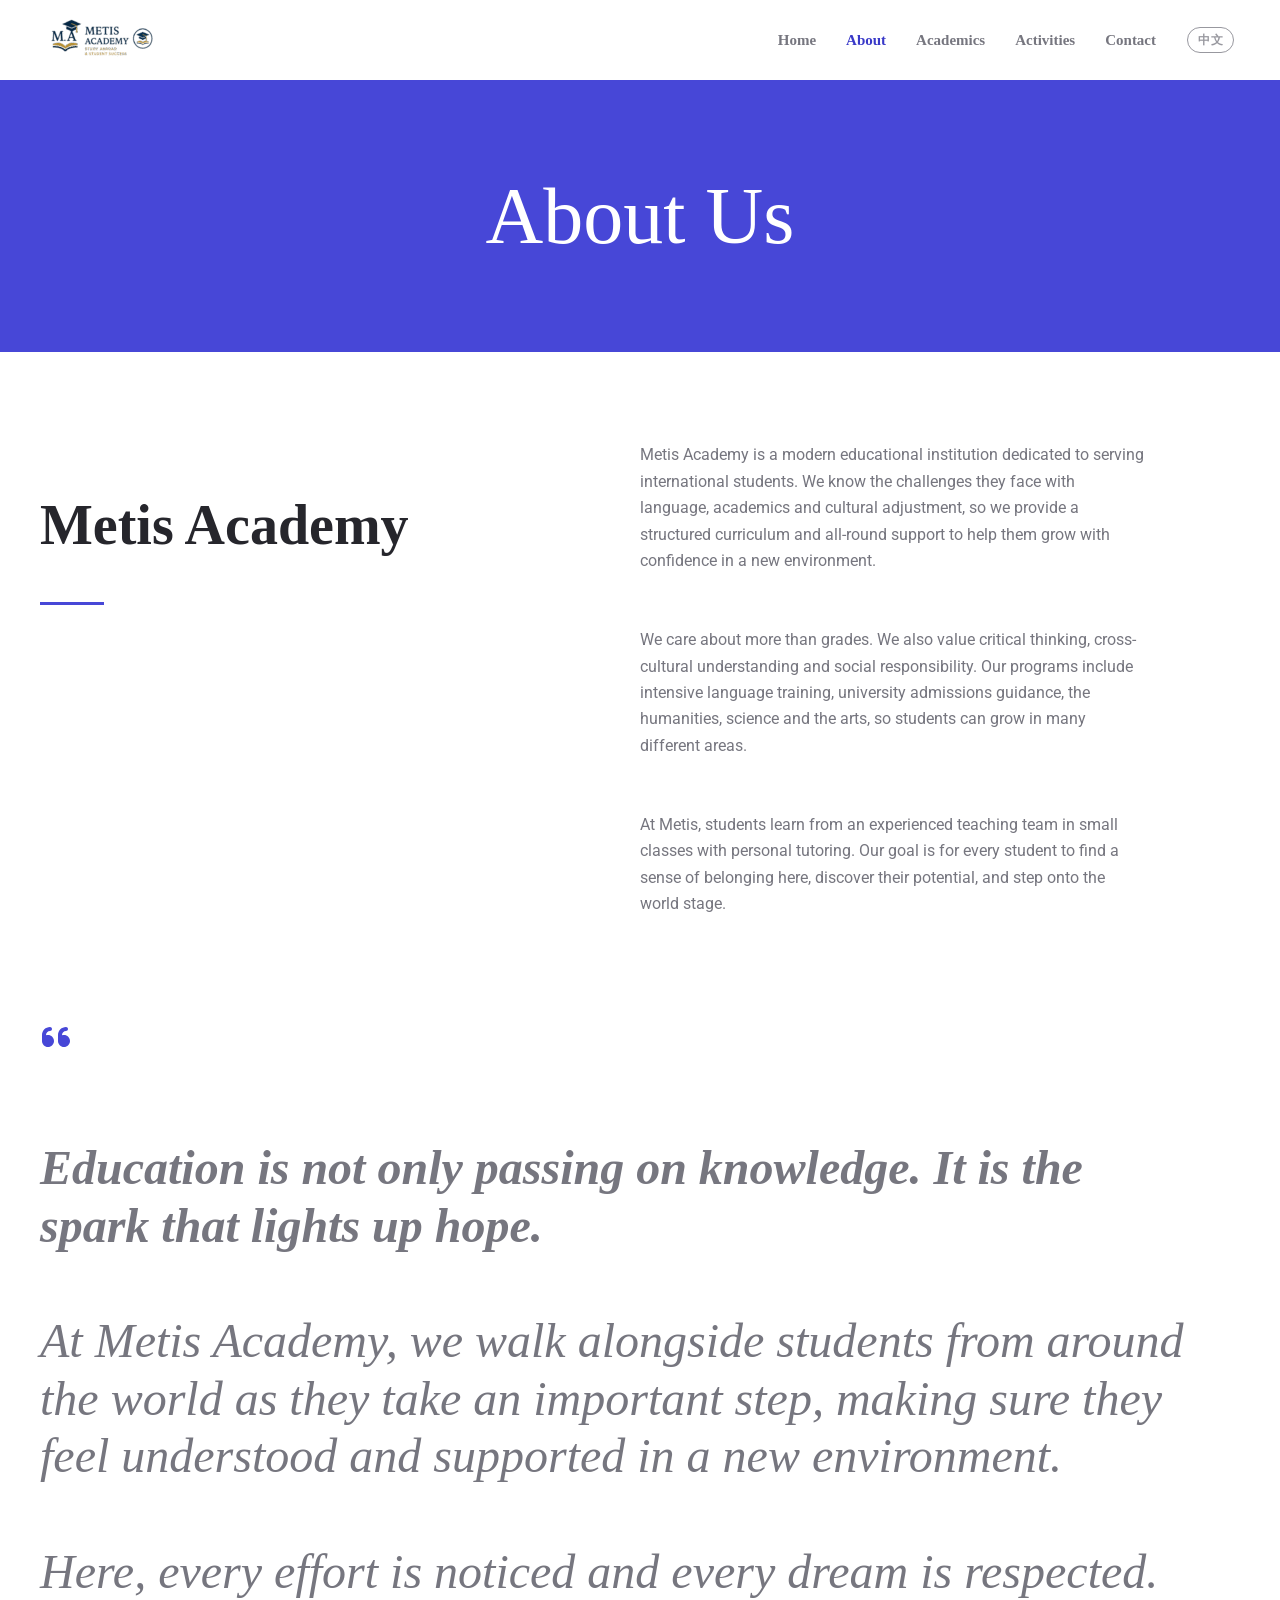
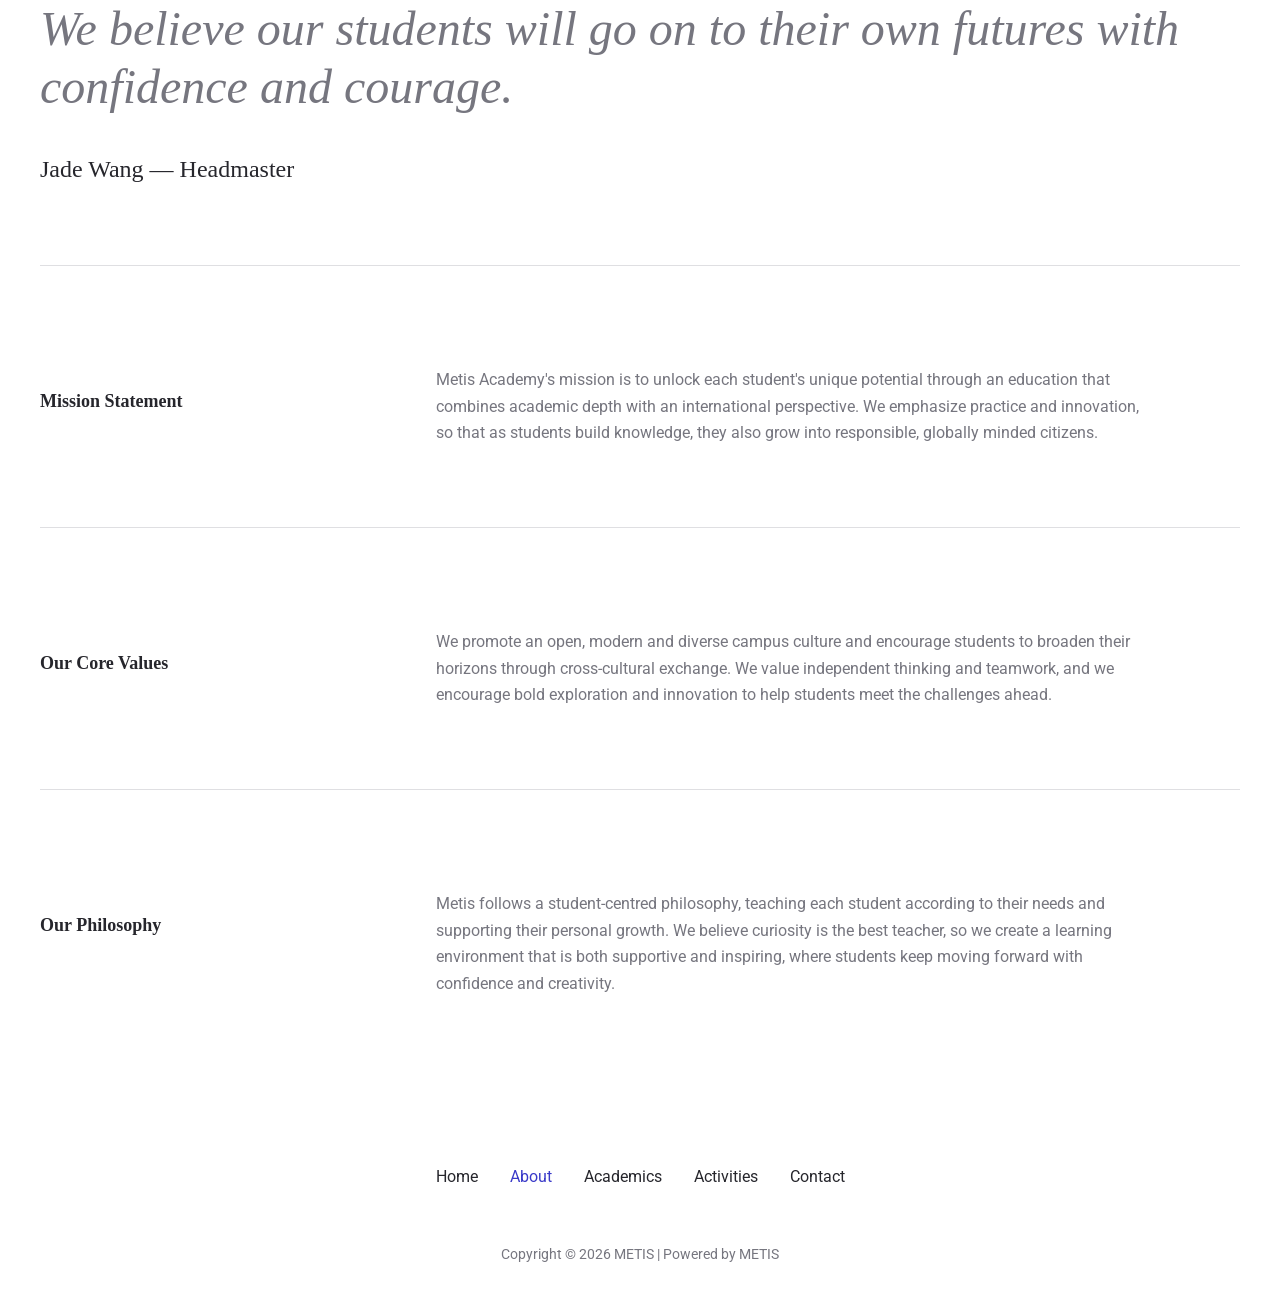
<file: en/about/index.html>
<!DOCTYPE html>
<html lang="en">
<head>
<meta charset="UTF-8">
<meta name="viewport" content="width=device-width, initial-scale=1">
	<link rel="profile" href="https://gmpg.org/xfn/11"> 
	<title>About &#8211; METIS</title>
<meta name='robots' content='noindex, nofollow' />
<link rel="alternate" hreflang="zh-CN" href="../../about/index.html" />
<link rel="alternate" hreflang="en" href="index.html" />
<style>#header [data-device="desktop"] .site-title-container{max-width:clamp(170px,17vw,250px)}#header [data-device="desktop"] .site-title{font-size:clamp(13px,1.3vw,19px);line-height:1.25;text-wrap:balance}#header [data-device="desktop"] .site-description{font-size:clamp(10px,.85vw,12px);line-height:1.35;text-wrap:balance}#header [data-device="mobile"] .site-title{font-size:clamp(13px,3.9vw,20px);line-height:1.25;text-wrap:balance}#header [data-device="mobile"] .site-description{font-size:clamp(10px,2.6vw,12px);line-height:1.3;text-wrap:balance}</style>
<style id='wp-img-auto-sizes-contain-inline-css'>
img:is([sizes=auto i],[sizes^="auto," i]){contain-intrinsic-size:3000px 1500px}
/*# sourceURL=wp-img-auto-sizes-contain-inline-css */
</style>
<link rel='stylesheet' id='astra-theme-css-css' href='../../wp-content/themes/astra/assets/css/minified/main.min.css' media='all' />
<style id='astra-theme-css-inline-css'>
:root{--ast-post-nav-space:0;--ast-container-default-xlg-padding:6.67em;--ast-container-default-lg-padding:5.67em;--ast-container-default-slg-padding:4.34em;--ast-container-default-md-padding:3.34em;--ast-container-default-sm-padding:6.67em;--ast-container-default-xs-padding:2.4em;--ast-container-default-xxs-padding:1.4em;--ast-code-block-background:#EEEEEE;--ast-comment-inputs-background:#FAFAFA;--ast-normal-container-width:1200px;--ast-narrow-container-width:750px;--ast-blog-title-font-weight:normal;--ast-blog-meta-weight:inherit;--ast-global-color-primary:var(--ast-global-color-5);--ast-global-color-secondary:var(--ast-global-color-4);--ast-global-color-alternate-background:var(--ast-global-color-7);--ast-global-color-subtle-background:var(--ast-global-color-6);--ast-bg-style-guide:#F8FAFC;--ast-shadow-style-guide:0px 0px 4px 0 #00000057;--ast-global-dark-bg-style:#fff;--ast-global-dark-lfs:#fbfbfb;--ast-widget-bg-color:#fafafa;--ast-wc-container-head-bg-color:#fbfbfb;--ast-title-layout-bg:#eeeeee;--ast-search-border-color:#e7e7e7;--ast-lifter-hover-bg:#e6e6e6;--ast-gallery-block-color:#000;--srfm-color-input-label:var(--ast-global-color-2);}html{font-size:100%;}a,.page-title{color:var(--ast-global-color-2);}a:hover,a:focus{color:var(--ast-global-color-1);}body,button,input,select,textarea,.ast-button,.ast-custom-button{font-family:'Roboto',sans-serif;font-weight:400;font-size:16px;font-size:1rem;line-height:var(--ast-body-line-height,1.65em);}blockquote{color:var(--ast-global-color-3);}p,.entry-content p{margin-bottom:1em;}h1,h2,h3,h4,h5,h6,.entry-content :where(h1,h2,h3,h4,h5,h6),.site-title,.site-title a{font-family:Georgia,Times,serif;font-weight:400;line-height:1em;}.ast-site-identity .site-title a{color:var(--ast-global-color-2);}.site-title{font-size:35px;font-size:2.1875rem;display:none;}header .custom-logo-link img{max-width:126px;width:126px;}.astra-logo-svg{width:126px;}.site-header .site-description{font-size:15px;font-size:0.9375rem;display:none;}.entry-title{font-size:26px;font-size:1.625rem;}.archive .ast-article-post .ast-article-inner,.blog .ast-article-post .ast-article-inner,.archive .ast-article-post .ast-article-inner:hover,.blog .ast-article-post .ast-article-inner:hover{overflow:hidden;}h1,.entry-content :where(h1){font-size:80px;font-size:5rem;font-family:Georgia,Times,serif;line-height:1.4em;}h2,.entry-content :where(h2){font-size:56px;font-size:3.5rem;font-family:Georgia,Times,serif;line-height:1.3em;}h3,.entry-content :where(h3){font-size:40px;font-size:2.5rem;font-family:Georgia,Times,serif;line-height:1.3em;}h4,.entry-content :where(h4){font-size:32px;font-size:2rem;line-height:1.2em;font-family:Georgia,Times,serif;}h5,.entry-content :where(h5){font-size:24px;font-size:1.5rem;line-height:1.2em;font-family:Georgia,Times,serif;}h6,.entry-content :where(h6){font-size:18px;font-size:1.125rem;line-height:1.25em;font-family:Georgia,Times,serif;}::selection{background-color:var(--ast-global-color-0);color:#ffffff;}body,h1,h2,h3,h4,h5,h6,.entry-title a,.entry-content :where(h1,h2,h3,h4,h5,h6){color:var(--ast-global-color-3);}.tagcloud a:hover,.tagcloud a:focus,.tagcloud a.current-item{color:#ffffff;border-color:var(--ast-global-color-2);background-color:var(--ast-global-color-2);}input:focus,input[type="text"]:focus,input[type="email"]:focus,input[type="url"]:focus,input[type="password"]:focus,input[type="reset"]:focus,input[type="search"]:focus,textarea:focus{border-color:var(--ast-global-color-2);}input[type="radio"]:checked,input[type=reset],input[type="checkbox"]:checked,input[type="checkbox"]:hover:checked,input[type="checkbox"]:focus:checked,input[type=range]::-webkit-slider-thumb{border-color:var(--ast-global-color-2);background-color:var(--ast-global-color-2);box-shadow:none;}.site-footer a:hover + .post-count,.site-footer a:focus + .post-count{background:var(--ast-global-color-2);border-color:var(--ast-global-color-2);}.single .nav-links .nav-previous,.single .nav-links .nav-next{color:var(--ast-global-color-2);}.entry-meta,.entry-meta *{line-height:1.45;color:var(--ast-global-color-2);}.entry-meta a:not(.ast-button):hover,.entry-meta a:not(.ast-button):hover *,.entry-meta a:not(.ast-button):focus,.entry-meta a:not(.ast-button):focus *,.page-links > .page-link,.page-links .page-link:hover,.post-navigation a:hover{color:var(--ast-global-color-1);}#cat option,.secondary .calendar_wrap thead a,.secondary .calendar_wrap thead a:visited{color:var(--ast-global-color-2);}.secondary .calendar_wrap #today,.ast-progress-val span{background:var(--ast-global-color-2);}.secondary a:hover + .post-count,.secondary a:focus + .post-count{background:var(--ast-global-color-2);border-color:var(--ast-global-color-2);}.calendar_wrap #today > a{color:#ffffff;}.page-links .page-link,.single .post-navigation a{color:var(--ast-global-color-2);}.ast-search-menu-icon .search-form button.search-submit{padding:0 4px;}.ast-search-menu-icon form.search-form{padding-right:0;}.ast-search-menu-icon.slide-search input.search-field{width:0;}.ast-header-search .ast-search-menu-icon.ast-dropdown-active .search-form,.ast-header-search .ast-search-menu-icon.ast-dropdown-active .search-field:focus{transition:all 0.2s;}.search-form input.search-field:focus{outline:none;}.wp-block-latest-posts > li > a{color:var(--ast-global-color-2);}.widget-title,.widget .wp-block-heading{font-size:22px;font-size:1.375rem;color:var(--ast-global-color-3);}.ast-search-menu-icon.slide-search a:focus-visible:focus-visible,.astra-search-icon:focus-visible,#close:focus-visible,a:focus-visible,.ast-menu-toggle:focus-visible,.site .skip-link:focus-visible,.wp-block-loginout input:focus-visible,.wp-block-search.wp-block-search__button-inside .wp-block-search__inside-wrapper,.ast-header-navigation-arrow:focus-visible,.ast-orders-table__row .ast-orders-table__cell:focus-visible,a#ast-apply-coupon:focus-visible,#ast-apply-coupon:focus-visible,#close:focus-visible,.button.search-submit:focus-visible,#search_submit:focus,.normal-search:focus-visible,.ast-header-account-wrap:focus-visible,.astra-cart-drawer-close:focus,.ast-single-variation:focus,.ast-button:focus{outline-style:dotted;outline-color:inherit;outline-width:thin;}input:focus,input[type="text"]:focus,input[type="email"]:focus,input[type="url"]:focus,input[type="password"]:focus,input[type="reset"]:focus,input[type="search"]:focus,input[type="number"]:focus,textarea:focus,.wp-block-search__input:focus,[data-section="section-header-mobile-trigger"] .ast-button-wrap .ast-mobile-menu-trigger-minimal:focus,.ast-mobile-popup-drawer.active .menu-toggle-close:focus,#ast-scroll-top:focus,#coupon_code:focus,#ast-coupon-code:focus{border-style:dotted;border-color:inherit;border-width:thin;}input{outline:none;}.site-logo-img img{ transition:all 0.2s linear;}body .ast-oembed-container *{position:absolute;top:0;width:100%;height:100%;left:0;}body .wp-block-embed-pocket-casts .ast-oembed-container *{position:unset;}.ast-single-post-featured-section + article {margin-top: 2em;}.site-content .ast-single-post-featured-section img {width: 100%;overflow: hidden;object-fit: cover;}.site > .ast-single-related-posts-container {margin-top: 0;}@media (min-width: 922px) {.ast-desktop .ast-container--narrow {max-width: var(--ast-narrow-container-width);margin: 0 auto;}}@media (max-width:921.9px){#ast-desktop-header{display:none;}}@media (min-width:922px){#ast-mobile-header{display:none;}}.wp-block-buttons.aligncenter{justify-content:center;}@media (max-width:921px){.ast-theme-transparent-header #primary,.ast-theme-transparent-header #secondary{padding:0;}}@media (max-width:921px){.ast-plain-container.ast-no-sidebar #primary{padding:0;}}.ast-plain-container.ast-no-sidebar #primary{margin-top:0;margin-bottom:0;}.wp-block-button.is-style-outline .wp-block-button__link{border-color:var(--ast-global-color-5);}div.wp-block-button.is-style-outline > .wp-block-button__link:not(.has-text-color),div.wp-block-button.wp-block-button__link.is-style-outline:not(.has-text-color){color:var(--ast-global-color-5);}.wp-block-button.is-style-outline .wp-block-button__link:hover,.wp-block-buttons .wp-block-button.is-style-outline .wp-block-button__link:focus,.wp-block-buttons .wp-block-button.is-style-outline > .wp-block-button__link:not(.has-text-color):hover,.wp-block-buttons .wp-block-button.wp-block-button__link.is-style-outline:not(.has-text-color):hover{color:var(--ast-global-color-2);background-color:var(--ast-global-color-4);border-color:var(--ast-global-color-4);}.post-page-numbers.current .page-link,.ast-pagination .page-numbers.current{color:#ffffff;border-color:var(--ast-global-color-0);background-color:var(--ast-global-color-0);}.wp-block-button.is-style-outline .wp-block-button__link.wp-element-button,.ast-outline-button{border-color:var(--ast-global-color-5);font-family:Georgia,Times,serif;font-weight:700;font-size:15px;font-size:0.9375rem;line-height:1em;border-top-left-radius:4px;border-top-right-radius:4px;border-bottom-right-radius:4px;border-bottom-left-radius:4px;}.wp-block-buttons .wp-block-button.is-style-outline > .wp-block-button__link:not(.has-text-color),.wp-block-buttons .wp-block-button.wp-block-button__link.is-style-outline:not(.has-text-color),.ast-outline-button{color:var(--ast-global-color-5);}.wp-block-button.is-style-outline .wp-block-button__link:hover,.wp-block-buttons .wp-block-button.is-style-outline .wp-block-button__link:focus,.wp-block-buttons .wp-block-button.is-style-outline > .wp-block-button__link:not(.has-text-color):hover,.wp-block-buttons .wp-block-button.wp-block-button__link.is-style-outline:not(.has-text-color):hover,.ast-outline-button:hover,.ast-outline-button:focus,.wp-block-uagb-buttons-child .uagb-buttons-repeater.ast-outline-button:hover,.wp-block-uagb-buttons-child .uagb-buttons-repeater.ast-outline-button:focus{color:var(--ast-global-color-2);background-color:var(--ast-global-color-4);border-color:var(--ast-global-color-4);}.wp-block-button .wp-block-button__link.wp-element-button.is-style-outline:not(.has-background),.wp-block-button.is-style-outline>.wp-block-button__link.wp-element-button:not(.has-background),.ast-outline-button{background-color:var(--ast-global-color-5);}.entry-content[data-ast-blocks-layout] > figure{margin-bottom:1em;}@media (max-width:921px){.ast-separate-container #primary,.ast-separate-container #secondary{padding:1.5em 0;}#primary,#secondary{padding:1.5em 0;margin:0;}.ast-left-sidebar #content > .ast-container{display:flex;flex-direction:column-reverse;width:100%;}.ast-separate-container .ast-article-post,.ast-separate-container .ast-article-single{padding:1.5em 2.14em;}.ast-author-box img.avatar{margin:20px 0 0 0;}}@media (min-width:922px){.ast-separate-container.ast-right-sidebar #primary,.ast-separate-container.ast-left-sidebar #primary{border:0;}.search-no-results.ast-separate-container #primary{margin-bottom:4em;}}.wp-block-button .wp-block-button__link{color:var(--ast-global-color-2);}.wp-block-button .wp-block-button__link:hover,.wp-block-button .wp-block-button__link:focus{color:var(--ast-global-color-2);background-color:var(--ast-global-color-4);border-color:var(--ast-global-color-4);}.wp-block-button .wp-block-button__link,.wp-block-search .wp-block-search__button,body .wp-block-file .wp-block-file__button{border-color:var(--ast-global-color-5);background-color:var(--ast-global-color-5);color:var(--ast-global-color-2);font-family:Georgia,Times,serif;font-weight:700;line-height:1em;font-size:15px;font-size:0.9375rem;border-top-left-radius:4px;border-top-right-radius:4px;border-bottom-right-radius:4px;border-bottom-left-radius:4px;padding-top:15px;padding-right:24px;padding-bottom:15px;padding-left:24px;}.menu-toggle,button,.ast-button,.ast-custom-button,.button,input#submit,input[type="button"],input[type="submit"],input[type="reset"],form[CLASS*="wp-block-search__"].wp-block-search .wp-block-search__inside-wrapper .wp-block-search__button,body .wp-block-file .wp-block-file__button{border-style:solid;border-top-width:0;border-right-width:0;border-left-width:0;border-bottom-width:0;color:var(--ast-global-color-2);border-color:var(--ast-global-color-5);background-color:var(--ast-global-color-5);padding-top:15px;padding-right:24px;padding-bottom:15px;padding-left:24px;font-family:Georgia,Times,serif;font-weight:700;font-size:15px;font-size:0.9375rem;line-height:1em;border-top-left-radius:4px;border-top-right-radius:4px;border-bottom-right-radius:4px;border-bottom-left-radius:4px;}button:focus,.menu-toggle:hover,button:hover,.ast-button:hover,.ast-custom-button:hover .button:hover,.ast-custom-button:hover ,input[type=reset]:hover,input[type=reset]:focus,input#submit:hover,input#submit:focus,input[type="button"]:hover,input[type="button"]:focus,input[type="submit"]:hover,input[type="submit"]:focus,form[CLASS*="wp-block-search__"].wp-block-search .wp-block-search__inside-wrapper .wp-block-search__button:hover,form[CLASS*="wp-block-search__"].wp-block-search .wp-block-search__inside-wrapper .wp-block-search__button:focus,body .wp-block-file .wp-block-file__button:hover,body .wp-block-file .wp-block-file__button:focus{color:var(--ast-global-color-2);background-color:var(--ast-global-color-4);border-color:var(--ast-global-color-4);}@media (max-width:921px){.ast-mobile-header-stack .main-header-bar .ast-search-menu-icon{display:inline-block;}.ast-header-break-point.ast-header-custom-item-outside .ast-mobile-header-stack .main-header-bar .ast-search-icon{margin:0;}.ast-comment-avatar-wrap img{max-width:2.5em;}.ast-comment-meta{padding:0 1.8888em 1.3333em;}.ast-separate-container .ast-comment-list li.depth-1{padding:1.5em 2.14em;}.ast-separate-container .comment-respond{padding:2em 2.14em;}}@media (min-width:544px){.ast-container{max-width:100%;}}@media (max-width:544px){.ast-separate-container .ast-article-post,.ast-separate-container .ast-article-single,.ast-separate-container .comments-title,.ast-separate-container .ast-archive-description{padding:1.5em 1em;}.ast-separate-container #content .ast-container{padding-left:0.54em;padding-right:0.54em;}.ast-separate-container .ast-comment-list .bypostauthor{padding:.5em;}.ast-search-menu-icon.ast-dropdown-active .search-field{width:170px;}} #ast-mobile-header .ast-site-header-cart-li a{pointer-events:none;}body,.ast-separate-container{background-color:var(--ast-global-color-4);background-image:none;}@media (max-width:921px){.widget-title{font-size:22px;font-size:1.375rem;}body,button,input,select,textarea,.ast-button,.ast-custom-button{font-size:16px;font-size:1rem;}#secondary,#secondary button,#secondary input,#secondary select,#secondary textarea{font-size:16px;font-size:1rem;}.site-title{display:none;}.site-header .site-description{display:none;}h1,.entry-content :where(h1){font-size:56px;}h2,.entry-content :where(h2){font-size:40px;}h3,.entry-content :where(h3){font-size:32px;}h4,.entry-content :where(h4){font-size:24px;font-size:1.5rem;}h5,.entry-content :where(h5){font-size:20px;font-size:1.25rem;}h6,.entry-content :where(h6){font-size:17px;font-size:1.0625rem;}.astra-logo-svg{width:120px;}header .custom-logo-link img,.ast-header-break-point .site-logo-img .custom-mobile-logo-link img{max-width:120px;width:120px;}}@media (max-width:544px){.widget-title{font-size:21px;font-size:1.4rem;}body,button,input,select,textarea,.ast-button,.ast-custom-button{font-size:15px;font-size:0.9375rem;}#secondary,#secondary button,#secondary input,#secondary select,#secondary textarea{font-size:15px;font-size:0.9375rem;}.site-title{display:none;}.site-header .site-description{display:none;}h1,.entry-content :where(h1){font-size:36px;}h2,.entry-content :where(h2){font-size:32px;}h3,.entry-content :where(h3){font-size:24px;}h4,.entry-content :where(h4){font-size:20px;font-size:1.25rem;}h5,.entry-content :where(h5){font-size:18px;font-size:1.125rem;}h6,.entry-content :where(h6){font-size:16px;font-size:1rem;}header .custom-logo-link img,.ast-header-break-point .site-branding img,.ast-header-break-point .custom-logo-link img{max-width:112px;width:112px;}.astra-logo-svg{width:112px;}.ast-header-break-point .site-logo-img .custom-mobile-logo-link img{max-width:112px;}}@media (max-width:544px){html{font-size:100%;}}@media (min-width:922px){.ast-container{max-width:1240px;}}@media (min-width:922px){.site-content .ast-container{display:flex;}}@media (max-width:921px){.site-content .ast-container{flex-direction:column;}}@media (min-width:922px){.main-header-menu .sub-menu .menu-item.ast-left-align-sub-menu:hover > .sub-menu,.main-header-menu .sub-menu .menu-item.ast-left-align-sub-menu.focus > .sub-menu{margin-left:-0px;}}.site .comments-area{padding-bottom:3em;}.wp-block-file {display: flex;align-items: center;flex-wrap: wrap;justify-content: space-between;}.wp-block-pullquote {border: none;}.wp-block-pullquote blockquote::before {content: "\201D";font-family: "Helvetica",sans-serif;display: flex;transform: rotate( 180deg );font-size: 6rem;font-style: normal;line-height: 1;font-weight: bold;align-items: center;justify-content: center;}.has-text-align-right > blockquote::before {justify-content: flex-start;}.has-text-align-left > blockquote::before {justify-content: flex-end;}figure.wp-block-pullquote.is-style-solid-color blockquote {max-width: 100%;text-align: inherit;}:root {--wp--custom--ast-default-block-top-padding: 3em;--wp--custom--ast-default-block-right-padding: 3em;--wp--custom--ast-default-block-bottom-padding: 3em;--wp--custom--ast-default-block-left-padding: 3em;--wp--custom--ast-container-width: 1200px;--wp--custom--ast-content-width-size: 1200px;--wp--custom--ast-wide-width-size: calc(1200px + var(--wp--custom--ast-default-block-left-padding) + var(--wp--custom--ast-default-block-right-padding));}.ast-narrow-container {--wp--custom--ast-content-width-size: 750px;--wp--custom--ast-wide-width-size: 750px;}@media(max-width: 921px) {:root {--wp--custom--ast-default-block-top-padding: 3em;--wp--custom--ast-default-block-right-padding: 2em;--wp--custom--ast-default-block-bottom-padding: 3em;--wp--custom--ast-default-block-left-padding: 2em;}}@media(max-width: 544px) {:root {--wp--custom--ast-default-block-top-padding: 3em;--wp--custom--ast-default-block-right-padding: 1.5em;--wp--custom--ast-default-block-bottom-padding: 3em;--wp--custom--ast-default-block-left-padding: 1.5em;}}.entry-content > .wp-block-group,.entry-content > .wp-block-cover,.entry-content > .wp-block-columns {padding-top: var(--wp--custom--ast-default-block-top-padding);padding-right: var(--wp--custom--ast-default-block-right-padding);padding-bottom: var(--wp--custom--ast-default-block-bottom-padding);padding-left: var(--wp--custom--ast-default-block-left-padding);}.ast-plain-container.ast-no-sidebar .entry-content > .alignfull,.ast-page-builder-template .ast-no-sidebar .entry-content > .alignfull {margin-left: calc( -50vw + 50%);margin-right: calc( -50vw + 50%);max-width: 100vw;width: 100vw;}.ast-plain-container.ast-no-sidebar .entry-content .alignfull .alignfull,.ast-page-builder-template.ast-no-sidebar .entry-content .alignfull .alignfull,.ast-plain-container.ast-no-sidebar .entry-content .alignfull .alignwide,.ast-page-builder-template.ast-no-sidebar .entry-content .alignfull .alignwide,.ast-plain-container.ast-no-sidebar .entry-content .alignwide .alignfull,.ast-page-builder-template.ast-no-sidebar .entry-content .alignwide .alignfull,.ast-plain-container.ast-no-sidebar .entry-content .alignwide .alignwide,.ast-page-builder-template.ast-no-sidebar .entry-content .alignwide .alignwide,.ast-plain-container.ast-no-sidebar .entry-content .wp-block-column .alignfull,.ast-page-builder-template.ast-no-sidebar .entry-content .wp-block-column .alignfull,.ast-plain-container.ast-no-sidebar .entry-content .wp-block-column .alignwide,.ast-page-builder-template.ast-no-sidebar .entry-content .wp-block-column .alignwide {margin-left: auto;margin-right: auto;width: 100%;}[data-ast-blocks-layout] .wp-block-separator:not(.is-style-dots) {height: 0;}[data-ast-blocks-layout] .wp-block-separator {margin: 20px auto;}[data-ast-blocks-layout] .wp-block-separator:not(.is-style-wide):not(.is-style-dots) {max-width: 100px;}[data-ast-blocks-layout] .wp-block-separator.has-background {padding: 0;}.entry-content[data-ast-blocks-layout] > * {max-width: var(--wp--custom--ast-content-width-size);margin-left: auto;margin-right: auto;}.entry-content[data-ast-blocks-layout] > .alignwide {max-width: var(--wp--custom--ast-wide-width-size);}.entry-content[data-ast-blocks-layout] .alignfull {max-width: none;}.entry-content .wp-block-columns {margin-bottom: 0;}blockquote {margin: 1.5em;border-color: rgba(0,0,0,0.05);}.wp-block-quote:not(.has-text-align-right):not(.has-text-align-center) {border-left: 5px solid rgba(0,0,0,0.05);}.has-text-align-right > blockquote,blockquote.has-text-align-right {border-right: 5px solid rgba(0,0,0,0.05);}.has-text-align-left > blockquote,blockquote.has-text-align-left {border-left: 5px solid rgba(0,0,0,0.05);}.wp-block-site-tagline,.wp-block-latest-posts .read-more {margin-top: 15px;}.wp-block-loginout p label {display: block;}.wp-block-loginout p:not(.login-remember):not(.login-submit) input {width: 100%;}.wp-block-loginout input:focus {border-color: transparent;}.wp-block-loginout input:focus {outline: thin dotted;}.entry-content .wp-block-media-text .wp-block-media-text__content {padding: 0 0 0 8%;}.entry-content .wp-block-media-text.has-media-on-the-right .wp-block-media-text__content {padding: 0 8% 0 0;}.entry-content .wp-block-media-text.has-background .wp-block-media-text__content {padding: 8%;}.entry-content .wp-block-cover:not([class*="background-color"]):not(.has-text-color.has-link-color) .wp-block-cover__inner-container,.entry-content .wp-block-cover:not([class*="background-color"]) .wp-block-cover-image-text,.entry-content .wp-block-cover:not([class*="background-color"]) .wp-block-cover-text,.entry-content .wp-block-cover-image:not([class*="background-color"]) .wp-block-cover__inner-container,.entry-content .wp-block-cover-image:not([class*="background-color"]) .wp-block-cover-image-text,.entry-content .wp-block-cover-image:not([class*="background-color"]) .wp-block-cover-text {color: var(--ast-global-color-primary,var(--ast-global-color-5));}.wp-block-loginout .login-remember input {width: 1.1rem;height: 1.1rem;margin: 0 5px 4px 0;vertical-align: middle;}.wp-block-latest-posts > li > *:first-child,.wp-block-latest-posts:not(.is-grid) > li:first-child {margin-top: 0;}.entry-content > .wp-block-buttons,.entry-content > .wp-block-uagb-buttons {margin-bottom: 1.5em;}.wp-block-search__inside-wrapper .wp-block-search__input {padding: 0 10px;color: var(--ast-global-color-3);background: var(--ast-global-color-primary,var(--ast-global-color-5));border-color: var(--ast-border-color);}.wp-block-latest-posts .read-more {margin-bottom: 1.5em;}.wp-block-search__no-button .wp-block-search__inside-wrapper .wp-block-search__input {padding-top: 5px;padding-bottom: 5px;}.wp-block-latest-posts .wp-block-latest-posts__post-date,.wp-block-latest-posts .wp-block-latest-posts__post-author {font-size: 1rem;}.wp-block-latest-posts > li > *,.wp-block-latest-posts:not(.is-grid) > li {margin-top: 12px;margin-bottom: 12px;}.ast-page-builder-template .entry-content[data-ast-blocks-layout] > *,.ast-page-builder-template .entry-content[data-ast-blocks-layout] > .alignfull:not(.wp-block-group):not(.uagb-is-root-container) > * {max-width: none;}.ast-page-builder-template .entry-content[data-ast-blocks-layout] > .alignwide:not(.uagb-is-root-container) > * {max-width: var(--wp--custom--ast-wide-width-size);}.ast-page-builder-template .entry-content[data-ast-blocks-layout] > .inherit-container-width > *,.ast-page-builder-template .entry-content[data-ast-blocks-layout] > *:not(.wp-block-group):not(.uagb-is-root-container) > *,.entry-content[data-ast-blocks-layout] > .wp-block-cover .wp-block-cover__inner-container {max-width: var(--wp--custom--ast-content-width-size) ;margin-left: auto;margin-right: auto;}.entry-content[data-ast-blocks-layout] .wp-block-cover:not(.alignleft):not(.alignright) {width: auto;}@media(max-width: 1200px) {.ast-separate-container .entry-content > .alignfull,.ast-separate-container .entry-content[data-ast-blocks-layout] > .alignwide,.ast-plain-container .entry-content[data-ast-blocks-layout] > .alignwide,.ast-plain-container .entry-content .alignfull {margin-left: calc(-1 * min(var(--ast-container-default-xlg-padding),20px)) ;margin-right: calc(-1 * min(var(--ast-container-default-xlg-padding),20px));}}@media(min-width: 1201px) {.ast-separate-container .entry-content > .alignfull {margin-left: calc(-1 * var(--ast-container-default-xlg-padding) );margin-right: calc(-1 * var(--ast-container-default-xlg-padding) );}.ast-separate-container .entry-content[data-ast-blocks-layout] > .alignwide,.ast-plain-container .entry-content[data-ast-blocks-layout] > .alignwide {margin-left: calc(-1 * var(--wp--custom--ast-default-block-left-padding) );margin-right: calc(-1 * var(--wp--custom--ast-default-block-right-padding) );}}@media(min-width: 921px) {.ast-separate-container .entry-content .wp-block-group.alignwide:not(.inherit-container-width) > :where(:not(.alignleft):not(.alignright)),.ast-plain-container .entry-content .wp-block-group.alignwide:not(.inherit-container-width) > :where(:not(.alignleft):not(.alignright)) {max-width: calc( var(--wp--custom--ast-content-width-size) + 80px );}.ast-plain-container.ast-right-sidebar .entry-content[data-ast-blocks-layout] .alignfull,.ast-plain-container.ast-left-sidebar .entry-content[data-ast-blocks-layout] .alignfull {margin-left: -60px;margin-right: -60px;}}@media(min-width: 544px) {.entry-content > .alignleft {margin-right: 20px;}.entry-content > .alignright {margin-left: 20px;}}@media (max-width:544px){.wp-block-columns .wp-block-column:not(:last-child){margin-bottom:20px;}.wp-block-latest-posts{margin:0;}}@media( max-width: 600px ) {.entry-content .wp-block-media-text .wp-block-media-text__content,.entry-content .wp-block-media-text.has-media-on-the-right .wp-block-media-text__content {padding: 8% 0 0;}.entry-content .wp-block-media-text.has-background .wp-block-media-text__content {padding: 8%;}}.ast-page-builder-template .entry-header {padding-left: 0;}.ast-narrow-container .site-content .wp-block-uagb-image--align-full .wp-block-uagb-image__figure {max-width: 100%;margin-left: auto;margin-right: auto;}:root .has-ast-global-color-0-color{color:var(--ast-global-color-0);}:root .has-ast-global-color-0-background-color{background-color:var(--ast-global-color-0);}:root .wp-block-button .has-ast-global-color-0-color{color:var(--ast-global-color-0);}:root .wp-block-button .has-ast-global-color-0-background-color{background-color:var(--ast-global-color-0);}:root .has-ast-global-color-1-color{color:var(--ast-global-color-1);}:root .has-ast-global-color-1-background-color{background-color:var(--ast-global-color-1);}:root .wp-block-button .has-ast-global-color-1-color{color:var(--ast-global-color-1);}:root .wp-block-button .has-ast-global-color-1-background-color{background-color:var(--ast-global-color-1);}:root .has-ast-global-color-2-color{color:var(--ast-global-color-2);}:root .has-ast-global-color-2-background-color{background-color:var(--ast-global-color-2);}:root .wp-block-button .has-ast-global-color-2-color{color:var(--ast-global-color-2);}:root .wp-block-button .has-ast-global-color-2-background-color{background-color:var(--ast-global-color-2);}:root .has-ast-global-color-3-color{color:var(--ast-global-color-3);}:root .has-ast-global-color-3-background-color{background-color:var(--ast-global-color-3);}:root .wp-block-button .has-ast-global-color-3-color{color:var(--ast-global-color-3);}:root .wp-block-button .has-ast-global-color-3-background-color{background-color:var(--ast-global-color-3);}:root .has-ast-global-color-4-color{color:var(--ast-global-color-4);}:root .has-ast-global-color-4-background-color{background-color:var(--ast-global-color-4);}:root .wp-block-button .has-ast-global-color-4-color{color:var(--ast-global-color-4);}:root .wp-block-button .has-ast-global-color-4-background-color{background-color:var(--ast-global-color-4);}:root .has-ast-global-color-5-color{color:var(--ast-global-color-5);}:root .has-ast-global-color-5-background-color{background-color:var(--ast-global-color-5);}:root .wp-block-button .has-ast-global-color-5-color{color:var(--ast-global-color-5);}:root .wp-block-button .has-ast-global-color-5-background-color{background-color:var(--ast-global-color-5);}:root .has-ast-global-color-6-color{color:var(--ast-global-color-6);}:root .has-ast-global-color-6-background-color{background-color:var(--ast-global-color-6);}:root .wp-block-button .has-ast-global-color-6-color{color:var(--ast-global-color-6);}:root .wp-block-button .has-ast-global-color-6-background-color{background-color:var(--ast-global-color-6);}:root .has-ast-global-color-7-color{color:var(--ast-global-color-7);}:root .has-ast-global-color-7-background-color{background-color:var(--ast-global-color-7);}:root .wp-block-button .has-ast-global-color-7-color{color:var(--ast-global-color-7);}:root .wp-block-button .has-ast-global-color-7-background-color{background-color:var(--ast-global-color-7);}:root .has-ast-global-color-8-color{color:var(--ast-global-color-8);}:root .has-ast-global-color-8-background-color{background-color:var(--ast-global-color-8);}:root .wp-block-button .has-ast-global-color-8-color{color:var(--ast-global-color-8);}:root .wp-block-button .has-ast-global-color-8-background-color{background-color:var(--ast-global-color-8);}:root{--ast-global-color-0:#4747d7;--ast-global-color-1:#3939c8;--ast-global-color-2:#26262c;--ast-global-color-3:#76767f;--ast-global-color-4:#ffffff;--ast-global-color-5:#ffffff;--ast-global-color-6:#243673;--ast-global-color-7:#26262c;--ast-global-color-8:#bfd1ff;}:root {--ast-border-color : #dddddd;}.ast-single-entry-banner {-js-display: flex;display: flex;flex-direction: column;justify-content: center;text-align: center;position: relative;background: var(--ast-title-layout-bg);}.ast-single-entry-banner[data-banner-layout="layout-1"] {max-width: 1200px;background: inherit;padding: 20px 0;}.ast-single-entry-banner[data-banner-width-type="custom"] {margin: 0 auto;width: 100%;}.ast-single-entry-banner + .site-content .entry-header {margin-bottom: 0;}.site .ast-author-avatar {--ast-author-avatar-size: ;}a.ast-underline-text {text-decoration: underline;}.ast-container > .ast-terms-link {position: relative;display: block;}a.ast-button.ast-badge-tax {padding: 4px 8px;border-radius: 3px;font-size: inherit;}header.entry-header > *:not(:last-child){margin-bottom:10px;}.ast-archive-entry-banner {-js-display: flex;display: flex;flex-direction: column;justify-content: center;text-align: center;position: relative;background: var(--ast-title-layout-bg);}.ast-archive-entry-banner[data-banner-width-type="custom"] {margin: 0 auto;width: 100%;}.ast-archive-entry-banner[data-banner-layout="layout-1"] {background: inherit;padding: 20px 0;text-align: left;}body.archive .ast-archive-description{max-width:1200px;width:100%;text-align:left;padding-top:3em;padding-right:3em;padding-bottom:3em;padding-left:3em;}body.archive .ast-archive-description .ast-archive-title,body.archive .ast-archive-description .ast-archive-title *{font-size:40px;font-size:2.5rem;}body.archive .ast-archive-description > *:not(:last-child){margin-bottom:10px;}@media (max-width:921px){body.archive .ast-archive-description{text-align:left;}}@media (max-width:544px){body.archive .ast-archive-description{text-align:left;}}.ast-breadcrumbs .trail-browse,.ast-breadcrumbs .trail-items,.ast-breadcrumbs .trail-items li{display:inline-block;margin:0;padding:0;border:none;background:inherit;text-indent:0;text-decoration:none;}.ast-breadcrumbs .trail-browse{font-size:inherit;font-style:inherit;font-weight:inherit;color:inherit;}.ast-breadcrumbs .trail-items{list-style:none;}.trail-items li::after{padding:0 0.3em;content:"\00bb";}.trail-items li:last-of-type::after{display:none;}h1,h2,h3,h4,h5,h6,.entry-content :where(h1,h2,h3,h4,h5,h6){color:var(--ast-global-color-2);}@media (max-width:921px){.ast-builder-grid-row-container.ast-builder-grid-row-tablet-3-firstrow .ast-builder-grid-row > *:first-child,.ast-builder-grid-row-container.ast-builder-grid-row-tablet-3-lastrow .ast-builder-grid-row > *:last-child{grid-column:1 / -1;}}@media (max-width:544px){.ast-builder-grid-row-container.ast-builder-grid-row-mobile-3-firstrow .ast-builder-grid-row > *:first-child,.ast-builder-grid-row-container.ast-builder-grid-row-mobile-3-lastrow .ast-builder-grid-row > *:last-child{grid-column:1 / -1;}}.ast-builder-layout-element[data-section="title_tagline"]{display:flex;}@media (max-width:921px){.ast-header-break-point .ast-builder-layout-element[data-section="title_tagline"]{display:flex;}}@media (max-width:544px){.ast-header-break-point .ast-builder-layout-element[data-section="title_tagline"]{display:flex;}}.ast-builder-menu-1{font-family:Georgia,Times,serif;font-weight:700;}.ast-builder-menu-1 .menu-item > .menu-link{font-size:15px;font-size:0.9375rem;color:var(--ast-global-color-3);}.ast-builder-menu-1 .menu-item > .ast-menu-toggle{color:var(--ast-global-color-3);}.ast-builder-menu-1 .menu-item:hover > .menu-link,.ast-builder-menu-1 .inline-on-mobile .menu-item:hover > .ast-menu-toggle{color:var(--ast-global-color-1);}.ast-builder-menu-1 .menu-item:hover > .ast-menu-toggle{color:var(--ast-global-color-1);}.ast-builder-menu-1 .menu-item.current-menu-item > .menu-link,.ast-builder-menu-1 .inline-on-mobile .menu-item.current-menu-item > .ast-menu-toggle,.ast-builder-menu-1 .current-menu-ancestor > .menu-link{color:var(--ast-global-color-1);}.ast-builder-menu-1 .menu-item.current-menu-item > .ast-menu-toggle{color:var(--ast-global-color-1);}.ast-builder-menu-1 .sub-menu,.ast-builder-menu-1 .inline-on-mobile .sub-menu{border-top-width:2px;border-bottom-width:0px;border-right-width:0px;border-left-width:0px;border-color:var(--ast-global-color-0);border-style:solid;}.ast-builder-menu-1 .sub-menu .sub-menu{top:-2px;}.ast-builder-menu-1 .main-header-menu > .menu-item > .sub-menu,.ast-builder-menu-1 .main-header-menu > .menu-item > .astra-full-megamenu-wrapper{margin-top:0px;}.ast-desktop .ast-builder-menu-1 .main-header-menu > .menu-item > .sub-menu:before,.ast-desktop .ast-builder-menu-1 .main-header-menu > .menu-item > .astra-full-megamenu-wrapper:before{height:calc( 0px + 2px + 5px );}.ast-desktop .ast-builder-menu-1 .menu-item .sub-menu .menu-link{border-style:none;}@media (max-width:921px){.ast-header-break-point .ast-builder-menu-1 .menu-item.menu-item-has-children > .ast-menu-toggle{top:0;}.ast-builder-menu-1 .inline-on-mobile .menu-item.menu-item-has-children > .ast-menu-toggle{right:-15px;}.ast-builder-menu-1 .menu-item-has-children > .menu-link:after{content:unset;}.ast-builder-menu-1 .main-header-menu > .menu-item > .sub-menu,.ast-builder-menu-1 .main-header-menu > .menu-item > .astra-full-megamenu-wrapper{margin-top:0;}}@media (max-width:544px){.ast-header-break-point .ast-builder-menu-1 .menu-item.menu-item-has-children > .ast-menu-toggle{top:0;}.ast-builder-menu-1 .main-header-menu > .menu-item > .sub-menu,.ast-builder-menu-1 .main-header-menu > .menu-item > .astra-full-megamenu-wrapper{margin-top:0;}}.ast-builder-menu-1{display:flex;}@media (max-width:921px){.ast-header-break-point .ast-builder-menu-1{display:flex;}}@media (max-width:544px){.ast-header-break-point .ast-builder-menu-1{display:flex;}}.ast-builder-html-element img.alignnone{display:inline-block;}.ast-builder-html-element p:first-child{margin-top:0;}.ast-builder-html-element p:last-child{margin-bottom:0;}.ast-header-break-point .main-header-bar .ast-builder-html-element{line-height:1.85714285714286;}.ast-header-html-1 .ast-builder-html-element{font-size:15px;font-size:0.9375rem;}.ast-header-html-1{font-size:15px;font-size:0.9375rem;}.ast-header-html-1{display:flex;}@media (max-width:921px){.ast-header-break-point .ast-header-html-1{display:flex;}}@media (max-width:544px){.ast-header-break-point .ast-header-html-1{display:flex;}}.site-below-footer-wrap{padding-top:20px;padding-bottom:20px;}.site-below-footer-wrap[data-section="section-below-footer-builder"]{background-image:none;min-height:40px;}.site-below-footer-wrap[data-section="section-below-footer-builder"] .ast-builder-grid-row{max-width:1200px;min-height:40px;margin-left:auto;margin-right:auto;}.site-below-footer-wrap[data-section="section-below-footer-builder"] .ast-builder-grid-row,.site-below-footer-wrap[data-section="section-below-footer-builder"] .site-footer-section{align-items:center;}.site-below-footer-wrap[data-section="section-below-footer-builder"].ast-footer-row-inline .site-footer-section{display:flex;margin-bottom:0;}.ast-builder-grid-row-full .ast-builder-grid-row{grid-template-columns:1fr;}@media (max-width:921px){.site-below-footer-wrap[data-section="section-below-footer-builder"].ast-footer-row-tablet-inline .site-footer-section{display:flex;margin-bottom:0;}.site-below-footer-wrap[data-section="section-below-footer-builder"].ast-footer-row-tablet-stack .site-footer-section{display:block;margin-bottom:10px;}.ast-builder-grid-row-container.ast-builder-grid-row-tablet-full .ast-builder-grid-row{grid-template-columns:1fr;}}@media (max-width:544px){.site-below-footer-wrap[data-section="section-below-footer-builder"].ast-footer-row-mobile-inline .site-footer-section{display:flex;margin-bottom:0;}.site-below-footer-wrap[data-section="section-below-footer-builder"].ast-footer-row-mobile-stack .site-footer-section{display:block;margin-bottom:10px;}.ast-builder-grid-row-container.ast-builder-grid-row-mobile-full .ast-builder-grid-row{grid-template-columns:1fr;}}.site-below-footer-wrap[data-section="section-below-footer-builder"]{padding-bottom:40px;}@media (max-width:921px){.site-below-footer-wrap[data-section="section-below-footer-builder"]{padding-bottom:40px;}}@media (max-width:544px){.site-below-footer-wrap[data-section="section-below-footer-builder"]{padding-top:24px;padding-bottom:24px;padding-left:24px;padding-right:24px;}}.site-below-footer-wrap[data-section="section-below-footer-builder"]{display:grid;}@media (max-width:921px){.ast-header-break-point .site-below-footer-wrap[data-section="section-below-footer-builder"]{display:grid;}}@media (max-width:544px){.ast-header-break-point .site-below-footer-wrap[data-section="section-below-footer-builder"]{display:grid;}}.ast-footer-copyright{text-align:center;}.ast-footer-copyright {color:var(--ast-global-color-3);}@media (max-width:921px){.ast-footer-copyright{text-align:center;}}@media (max-width:544px){.ast-footer-copyright{text-align:center;}}.ast-footer-copyright {font-size:14px;font-size:0.875rem;}@media (max-width:921px){.ast-footer-copyright {font-size:14px;font-size:0.875rem;}}.ast-footer-copyright.ast-builder-layout-element{display:flex;}@media (max-width:921px){.ast-header-break-point .ast-footer-copyright.ast-builder-layout-element{display:flex;}}@media (max-width:544px){.ast-header-break-point .ast-footer-copyright.ast-builder-layout-element{display:flex;}}.site-footer{background-color:var(--ast-global-color-4);background-image:none;}.site-primary-footer-wrap{padding-top:45px;padding-bottom:45px;}.site-primary-footer-wrap[data-section="section-primary-footer-builder"]{background-image:none;}.site-primary-footer-wrap[data-section="section-primary-footer-builder"] .ast-builder-grid-row{max-width:1200px;margin-left:auto;margin-right:auto;}.site-primary-footer-wrap[data-section="section-primary-footer-builder"] .ast-builder-grid-row,.site-primary-footer-wrap[data-section="section-primary-footer-builder"] .site-footer-section{align-items:center;}.site-primary-footer-wrap[data-section="section-primary-footer-builder"].ast-footer-row-inline .site-footer-section{display:flex;margin-bottom:0;}.ast-builder-grid-row-3-cheavy .ast-builder-grid-row{grid-template-columns:1fr 2fr 1fr;}@media (max-width:921px){.site-primary-footer-wrap[data-section="section-primary-footer-builder"].ast-footer-row-tablet-inline .site-footer-section{display:flex;margin-bottom:0;}.site-primary-footer-wrap[data-section="section-primary-footer-builder"].ast-footer-row-tablet-stack .site-footer-section{display:block;margin-bottom:10px;}.ast-builder-grid-row-container.ast-builder-grid-row-tablet-full .ast-builder-grid-row{grid-template-columns:1fr;}}@media (max-width:544px){.site-primary-footer-wrap[data-section="section-primary-footer-builder"].ast-footer-row-mobile-inline .site-footer-section{display:flex;margin-bottom:0;}.site-primary-footer-wrap[data-section="section-primary-footer-builder"].ast-footer-row-mobile-stack .site-footer-section{display:block;margin-bottom:10px;}.ast-builder-grid-row-container.ast-builder-grid-row-mobile-full .ast-builder-grid-row{grid-template-columns:1fr;}}.site-primary-footer-wrap[data-section="section-primary-footer-builder"]{padding-top:48px;padding-bottom:24px;padding-left:40px;padding-right:40px;}.site-primary-footer-wrap[data-section="section-primary-footer-builder"]{display:grid;}@media (max-width:921px){.ast-header-break-point .site-primary-footer-wrap[data-section="section-primary-footer-builder"]{display:grid;}}@media (max-width:544px){.ast-header-break-point .site-primary-footer-wrap[data-section="section-primary-footer-builder"]{display:grid;}}.ast-header-break-point .main-header-bar{border-bottom-width:1px;}@media (min-width:922px){.main-header-bar{border-bottom-width:1px;}}.main-header-menu .menu-item, #astra-footer-menu .menu-item, .main-header-bar .ast-masthead-custom-menu-items{-js-display:flex;display:flex;-webkit-box-pack:center;-webkit-justify-content:center;-moz-box-pack:center;-ms-flex-pack:center;justify-content:center;-webkit-box-orient:vertical;-webkit-box-direction:normal;-webkit-flex-direction:column;-moz-box-orient:vertical;-moz-box-direction:normal;-ms-flex-direction:column;flex-direction:column;}.main-header-menu > .menu-item > .menu-link, #astra-footer-menu > .menu-item > .menu-link{height:100%;-webkit-box-align:center;-webkit-align-items:center;-moz-box-align:center;-ms-flex-align:center;align-items:center;-js-display:flex;display:flex;}.ast-header-break-point .main-navigation ul .menu-item .menu-link .icon-arrow:first-of-type svg{top:.2em;margin-top:0px;margin-left:0px;width:.65em;transform:translate(0, -2px) rotateZ(270deg);}.ast-mobile-popup-content .ast-submenu-expanded > .ast-menu-toggle{transform:rotateX(180deg);overflow-y:auto;}@media (min-width:922px){.ast-builder-menu .main-navigation > ul > li:last-child a{margin-right:0;}}.ast-separate-container .ast-article-inner{background-color:transparent;background-image:none;}.ast-separate-container .ast-article-post{background-color:var(--ast-global-color-5);background-image:none;}@media (max-width:921px){.ast-separate-container .ast-article-post{background-color:var(--ast-global-color-5);background-image:none;}}@media (max-width:544px){.ast-separate-container .ast-article-post{background-color:var(--ast-global-color-5);background-image:none;}}.ast-separate-container .ast-article-single:not(.ast-related-post), .ast-separate-container .error-404, .ast-separate-container .no-results, .single.ast-separate-container  .ast-author-meta, .ast-separate-container .related-posts-title-wrapper, .ast-separate-container .comments-count-wrapper, .ast-box-layout.ast-plain-container .site-content, .ast-padded-layout.ast-plain-container .site-content, .ast-separate-container .ast-archive-description, .ast-separate-container .comments-area .comment-respond, .ast-separate-container .comments-area .ast-comment-list li, .ast-separate-container .comments-area .comments-title{background-color:var(--ast-global-color-5);background-image:none;}@media (max-width:921px){.ast-separate-container .ast-article-single:not(.ast-related-post), .ast-separate-container .error-404, .ast-separate-container .no-results, .single.ast-separate-container  .ast-author-meta, .ast-separate-container .related-posts-title-wrapper, .ast-separate-container .comments-count-wrapper, .ast-box-layout.ast-plain-container .site-content, .ast-padded-layout.ast-plain-container .site-content, .ast-separate-container .ast-archive-description{background-color:var(--ast-global-color-5);background-image:none;}}@media (max-width:544px){.ast-separate-container .ast-article-single:not(.ast-related-post), .ast-separate-container .error-404, .ast-separate-container .no-results, .single.ast-separate-container  .ast-author-meta, .ast-separate-container .related-posts-title-wrapper, .ast-separate-container .comments-count-wrapper, .ast-box-layout.ast-plain-container .site-content, .ast-padded-layout.ast-plain-container .site-content, .ast-separate-container .ast-archive-description{background-color:var(--ast-global-color-5);background-image:none;}}.ast-separate-container.ast-two-container #secondary .widget{background-color:var(--ast-global-color-5);background-image:none;}@media (max-width:921px){.ast-separate-container.ast-two-container #secondary .widget{background-color:var(--ast-global-color-5);background-image:none;}}@media (max-width:544px){.ast-separate-container.ast-two-container #secondary .widget{background-color:var(--ast-global-color-5);background-image:none;}}
		#ast-scroll-top {
			display: none;
			position: fixed;
			text-align: center;
			cursor: pointer;
			z-index: 99;
			width: 2.1em;
			height: 2.1em;
			line-height: 2.1;
			color: #ffffff;
			border-radius: 2px;
			content: "";
			outline: inherit;
		}
		@media (min-width: 769px) {
			#ast-scroll-top {
				content: "769";
			}
		}
		#ast-scroll-top .ast-icon.icon-arrow svg {
			margin-left: 0px;
			vertical-align: middle;
			transform: translate(0, -20%) rotate(180deg);
			width: 1.6em;
		}
		.ast-scroll-to-top-right {
			right: 30px;
			bottom: 30px;
		}
		.ast-scroll-to-top-left {
			left: 30px;
			bottom: 30px;
		}
	#ast-scroll-top{background-color:var(--ast-global-color-2);font-size:15px;}@media (max-width:921px){#ast-scroll-top .ast-icon.icon-arrow svg{width:1em;}}.ast-off-canvas-active body.ast-main-header-nav-open {overflow: hidden;}.ast-mobile-popup-drawer .ast-mobile-popup-overlay {background-color: rgba(0,0,0,0.4);position: fixed;top: 0;right: 0;bottom: 0;left: 0;visibility: hidden;opacity: 0;transition: opacity 0.2s ease-in-out;}.ast-mobile-popup-drawer .ast-mobile-popup-header {-js-display: flex;display: flex;justify-content: flex-end;min-height: calc( 1.2em + 24px);}.ast-mobile-popup-drawer .ast-mobile-popup-header .menu-toggle-close {background: transparent;border: 0;font-size: 24px;line-height: 1;padding: .6em;color: inherit;-js-display: flex;display: flex;box-shadow: none;}.ast-mobile-popup-drawer.ast-mobile-popup-full-width .ast-mobile-popup-inner {max-width: none;transition: transform 0s ease-in,opacity 0.2s ease-in;}.ast-mobile-popup-drawer.active {left: 0;opacity: 1;right: 0;z-index: 100000;transition: opacity 0.25s ease-out;}.ast-mobile-popup-drawer.active .ast-mobile-popup-overlay {opacity: 1;cursor: pointer;visibility: visible;}body.admin-bar .ast-mobile-popup-drawer,body.admin-bar .ast-mobile-popup-drawer .ast-mobile-popup-inner {top: 32px;}body.admin-bar.ast-primary-sticky-header-active .ast-mobile-popup-drawer,body.admin-bar.ast-primary-sticky-header-active .ast-mobile-popup-drawer .ast-mobile-popup-inner{top: 0px;}@media (max-width: 782px) {body.admin-bar .ast-mobile-popup-drawer,body.admin-bar .ast-mobile-popup-drawer .ast-mobile-popup-inner {top: 46px;}}.ast-mobile-popup-content > *,.ast-desktop-popup-content > *{padding: 10px 0;height: auto;}.ast-mobile-popup-content > *:first-child,.ast-desktop-popup-content > *:first-child{padding-top: 10px;}.ast-mobile-popup-content > .ast-builder-menu,.ast-desktop-popup-content > .ast-builder-menu{padding-top: 0;}.ast-mobile-popup-content > *:last-child,.ast-desktop-popup-content > *:last-child {padding-bottom: 0;}.ast-mobile-popup-drawer .ast-mobile-popup-content .ast-search-icon,.ast-mobile-popup-drawer .main-header-bar-navigation .menu-item-has-children .sub-menu,.ast-mobile-popup-drawer .ast-desktop-popup-content .ast-search-icon {display: none;}.ast-mobile-popup-drawer .ast-mobile-popup-content .ast-search-menu-icon.ast-inline-search label,.ast-mobile-popup-drawer .ast-desktop-popup-content .ast-search-menu-icon.ast-inline-search label {width: 100%;}.ast-mobile-popup-content .ast-builder-menu-mobile .main-header-menu,.ast-mobile-popup-content .ast-builder-menu-mobile .main-header-menu .sub-menu {background-color: transparent;}.ast-mobile-popup-content .ast-icon svg {height: .85em;width: .95em;margin-top: 15px;}.ast-mobile-popup-content .ast-icon.icon-search svg {margin-top: 0;}.ast-desktop .ast-desktop-popup-content .astra-menu-animation-slide-up > .menu-item > .sub-menu,.ast-desktop .ast-desktop-popup-content .astra-menu-animation-slide-up > .menu-item .menu-item > .sub-menu,.ast-desktop .ast-desktop-popup-content .astra-menu-animation-slide-down > .menu-item > .sub-menu,.ast-desktop .ast-desktop-popup-content .astra-menu-animation-slide-down > .menu-item .menu-item > .sub-menu,.ast-desktop .ast-desktop-popup-content .astra-menu-animation-fade > .menu-item > .sub-menu,.ast-mobile-popup-drawer.show,.ast-desktop .ast-desktop-popup-content .astra-menu-animation-fade > .menu-item .menu-item > .sub-menu{opacity: 1;visibility: visible;}.ast-mobile-popup-drawer {position: fixed;top: 0;bottom: 0;left: -99999rem;right: 99999rem;transition: opacity 0.25s ease-in,left 0s 0.25s,right 0s 0.25s;opacity: 0;visibility: hidden;}.ast-mobile-popup-drawer .ast-mobile-popup-inner {width: 100%;transform: translateX(100%);max-width: 90%;right: 0;top: 0;background: #fafafa;color: #3a3a3a;bottom: 0;opacity: 0;position: fixed;box-shadow: 0 0 2rem 0 rgba(0,0,0,0.1);-js-display: flex;display: flex;flex-direction: column;transition: transform 0.2s ease-in,opacity 0.2s ease-in;overflow-y:auto;overflow-x:hidden;}.ast-mobile-popup-drawer.ast-mobile-popup-left .ast-mobile-popup-inner {transform: translateX(-100%);right: auto;left: 0;}.ast-hfb-header.ast-default-menu-enable.ast-header-break-point .ast-mobile-popup-drawer .main-header-bar-navigation ul .menu-item .sub-menu .menu-link {padding-left: 30px;}.ast-hfb-header.ast-default-menu-enable.ast-header-break-point .ast-mobile-popup-drawer .main-header-bar-navigation .sub-menu .menu-item .menu-item .menu-link {padding-left: 40px;}.ast-mobile-popup-drawer .main-header-bar-navigation .menu-item-has-children > .ast-menu-toggle {right: calc( 20px - 0.907em);}.ast-mobile-popup-drawer.content-align-flex-end .main-header-bar-navigation .menu-item-has-children > .ast-menu-toggle {left: calc( 20px - 0.907em);width: fit-content;}.ast-mobile-popup-drawer .ast-mobile-popup-content .ast-search-menu-icon,.ast-mobile-popup-drawer .ast-mobile-popup-content .ast-search-menu-icon.slide-search,.ast-mobile-popup-drawer .ast-desktop-popup-content .ast-search-menu-icon,.ast-mobile-popup-drawer .ast-desktop-popup-content .ast-search-menu-icon.slide-search {width: 100%;position: relative;display: block;right: auto;transform: none;}.ast-mobile-popup-drawer .ast-mobile-popup-content .ast-search-menu-icon.slide-search .search-form,.ast-mobile-popup-drawer .ast-mobile-popup-content .ast-search-menu-icon .search-form,.ast-mobile-popup-drawer .ast-desktop-popup-content .ast-search-menu-icon.slide-search .search-form,.ast-mobile-popup-drawer .ast-desktop-popup-content .ast-search-menu-icon .search-form {right: 0;visibility: visible;opacity: 1;position: relative;top: auto;transform: none;padding: 0;display: block;overflow: hidden;}.ast-mobile-popup-drawer .ast-mobile-popup-content .ast-search-menu-icon.ast-inline-search .search-field,.ast-mobile-popup-drawer .ast-mobile-popup-content .ast-search-menu-icon .search-field,.ast-mobile-popup-drawer .ast-desktop-popup-content .ast-search-menu-icon.ast-inline-search .search-field,.ast-mobile-popup-drawer .ast-desktop-popup-content .ast-search-menu-icon .search-field {width: 100%;padding-right: 5.5em;}.ast-mobile-popup-drawer .ast-mobile-popup-content .ast-search-menu-icon .search-submit,.ast-mobile-popup-drawer .ast-desktop-popup-content .ast-search-menu-icon .search-submit {display: block;position: absolute;height: 100%;top: 0;right: 0;padding: 0 1em;border-radius: 0;}.ast-mobile-popup-drawer.active .ast-mobile-popup-inner {opacity: 1;visibility: visible;transform: translateX(0%);}.ast-mobile-popup-drawer.active .ast-mobile-popup-inner{background-color:var(--ast-global-color-5);;}.ast-mobile-header-wrap .ast-mobile-header-content, .ast-desktop-header-content{background-color:var(--ast-global-color-5);;}.ast-mobile-popup-content > *, .ast-mobile-header-content > *, .ast-desktop-popup-content > *, .ast-desktop-header-content > *{padding-top:0px;padding-bottom:0px;}.content-align-flex-start .ast-builder-layout-element{justify-content:flex-start;}.content-align-flex-start .main-header-menu{text-align:left;}.ast-mobile-popup-drawer.active .menu-toggle-close{color:var(--ast-global-color-2);}.ast-mobile-header-wrap .ast-primary-header-bar,.ast-primary-header-bar .site-primary-header-wrap{min-height:80px;}.ast-desktop .ast-primary-header-bar .main-header-menu > .menu-item{line-height:80px;}.ast-header-break-point #masthead .ast-mobile-header-wrap .ast-primary-header-bar,.ast-header-break-point #masthead .ast-mobile-header-wrap .ast-below-header-bar,.ast-header-break-point #masthead .ast-mobile-header-wrap .ast-above-header-bar{padding-left:20px;padding-right:20px;}.ast-header-break-point .ast-primary-header-bar{border-bottom-width:0px;border-bottom-color:var( --ast-global-color-subtle-background,--ast-global-color-7 );border-bottom-style:solid;}@media (min-width:922px){.ast-primary-header-bar{border-bottom-width:0px;border-bottom-color:var( --ast-global-color-subtle-background,--ast-global-color-7 );border-bottom-style:solid;}}.ast-primary-header-bar{background-color:var(--ast-global-color-5);background-image:none;}.ast-primary-header-bar{display:block;}@media (max-width:921px){.ast-header-break-point .ast-primary-header-bar{display:grid;}}@media (max-width:544px){.ast-header-break-point .ast-primary-header-bar{display:grid;}}[data-section="section-header-mobile-trigger"] .ast-button-wrap .ast-mobile-menu-trigger-fill{color:#ffffff;border:none;background:var(--ast-global-color-0);}[data-section="section-header-mobile-trigger"] .ast-button-wrap .mobile-menu-toggle-icon .ast-mobile-svg{width:20px;height:20px;fill:#ffffff;}[data-section="section-header-mobile-trigger"] .ast-button-wrap .mobile-menu-wrap .mobile-menu{color:#ffffff;}.ast-builder-menu-mobile .main-navigation .menu-item > .menu-link{font-family:Georgia,Times, serif;font-weight:700;line-height:1em;}.ast-builder-menu-mobile .main-navigation .menu-item.menu-item-has-children > .ast-menu-toggle{top:0;}.ast-builder-menu-mobile .main-navigation .menu-item-has-children > .menu-link:after{content:unset;}.ast-hfb-header .ast-builder-menu-mobile .main-navigation .main-header-menu, .ast-hfb-header .ast-builder-menu-mobile .main-navigation .main-header-menu, .ast-hfb-header .ast-mobile-header-content .ast-builder-menu-mobile .main-navigation .main-header-menu, .ast-hfb-header .ast-mobile-popup-content .ast-builder-menu-mobile .main-navigation .main-header-menu{border-top-width:1px;border-color:#eaeaea;}.ast-hfb-header .ast-builder-menu-mobile .main-navigation .menu-item .sub-menu .menu-link, .ast-hfb-header .ast-builder-menu-mobile .main-navigation .menu-item .menu-link, .ast-hfb-header .ast-builder-menu-mobile .main-navigation .menu-item .sub-menu .menu-link, .ast-hfb-header .ast-builder-menu-mobile .main-navigation .menu-item .menu-link, .ast-hfb-header .ast-mobile-header-content .ast-builder-menu-mobile .main-navigation .menu-item .sub-menu .menu-link, .ast-hfb-header .ast-mobile-header-content .ast-builder-menu-mobile .main-navigation .menu-item .menu-link, .ast-hfb-header .ast-mobile-popup-content .ast-builder-menu-mobile .main-navigation .menu-item .sub-menu .menu-link, .ast-hfb-header .ast-mobile-popup-content .ast-builder-menu-mobile .main-navigation .menu-item .menu-link{border-bottom-width:1px;border-color:#eaeaea;border-style:solid;}.ast-builder-menu-mobile .main-navigation .menu-item.menu-item-has-children > .ast-menu-toggle{top:0;}@media (max-width:921px){.ast-builder-menu-mobile .main-navigation{font-size:15px;font-size:0.9375rem;}.ast-builder-menu-mobile .main-navigation .main-header-menu .menu-item > .menu-link{color:var(--ast-global-color-2);padding-top:25px;padding-bottom:25px;padding-left:25px;padding-right:25px;}.ast-builder-menu-mobile .main-navigation .main-header-menu .menu-item > .ast-menu-toggle{color:var(--ast-global-color-2);}.ast-builder-menu-mobile .main-navigation .main-header-menu .menu-item:hover > .menu-link, .ast-builder-menu-mobile .main-navigation .inline-on-mobile .menu-item:hover > .ast-menu-toggle{color:var(--ast-global-color-1);}.ast-builder-menu-mobile .main-navigation .menu-item:hover > .ast-menu-toggle{color:var(--ast-global-color-1);}.ast-builder-menu-mobile .main-navigation .menu-item.current-menu-item > .menu-link, .ast-builder-menu-mobile .main-navigation .inline-on-mobile .menu-item.current-menu-item > .ast-menu-toggle, .ast-builder-menu-mobile .main-navigation .menu-item.current-menu-ancestor > .menu-link, .ast-builder-menu-mobile .main-navigation .menu-item.current-menu-ancestor > .ast-menu-toggle{color:var(--ast-global-color-1);}.ast-builder-menu-mobile .main-navigation .menu-item.current-menu-item > .ast-menu-toggle{color:var(--ast-global-color-1);}.ast-builder-menu-mobile .main-navigation .menu-item.menu-item-has-children > .ast-menu-toggle{top:25px;right:calc( 25px - 0.907em );}.ast-builder-menu-mobile .main-navigation .menu-item-has-children > .menu-link:after{content:unset;}}@media (max-width:544px){.ast-builder-menu-mobile .main-navigation .menu-item.menu-item-has-children > .ast-menu-toggle{top:25px;}}.ast-builder-menu-mobile .main-navigation{display:block;}@media (max-width:921px){.ast-header-break-point .ast-builder-menu-mobile .main-navigation{display:block;}}@media (max-width:544px){.ast-header-break-point .ast-builder-menu-mobile .main-navigation{display:block;}}.footer-nav-wrap .astra-footer-vertical-menu {display: grid;}@media (min-width: 769px) {.footer-nav-wrap .astra-footer-horizontal-menu li {margin: 0;}.footer-nav-wrap .astra-footer-horizontal-menu a {padding: 0 0.5em;}}@media (min-width: 769px) {.footer-nav-wrap .astra-footer-horizontal-menu li:first-child a {padding-left: 0;}.footer-nav-wrap .astra-footer-horizontal-menu li:last-child a {padding-right: 0;}}.footer-widget-area[data-section="section-footer-menu"] .astra-footer-horizontal-menu{justify-content:center;}.footer-widget-area[data-section="section-footer-menu"] .astra-footer-vertical-menu .menu-item{align-items:center;}#astra-footer-menu .menu-item > a{color:var(--ast-global-color-2);padding-left:016px;padding-right:16px;}#astra-footer-menu .menu-item:hover > a{color:var(--ast-global-color-1);}#astra-footer-menu .menu-item.current-menu-item > a{color:var(--ast-global-color-1);}@media (max-width:921px){.footer-widget-area[data-section="section-footer-menu"] .astra-footer-tablet-horizontal-menu{justify-content:center;display:flex;}.footer-widget-area[data-section="section-footer-menu"] .astra-footer-tablet-vertical-menu{display:grid;justify-content:center;}.footer-widget-area[data-section="section-footer-menu"] .astra-footer-tablet-vertical-menu .menu-item{align-items:center;}#astra-footer-menu .menu-item > a{padding-top:0px;padding-bottom:0px;padding-left:16px;padding-right:16px;}#astra-footer-menu{margin-top:16px;margin-bottom:16px;}}@media (max-width:544px){#astra-footer-menu{margin-top:16px;margin-bottom:16px;}.footer-widget-area[data-section="section-footer-menu"] .astra-footer-mobile-horizontal-menu{justify-content:center;display:flex;}.footer-widget-area[data-section="section-footer-menu"] .astra-footer-mobile-vertical-menu{display:grid;justify-content:center;}.footer-widget-area[data-section="section-footer-menu"] .astra-footer-mobile-vertical-menu .menu-item{align-items:center;}#astra-footer-menu .menu-item > a{padding-top:2px;padding-bottom:2px;padding-left:0px;padding-right:0px;}}.footer-widget-area[data-section="section-footer-menu"]{display:block;}@media (max-width:921px){.ast-header-break-point .footer-widget-area[data-section="section-footer-menu"]{display:block;}}@media (max-width:544px){.ast-header-break-point .footer-widget-area[data-section="section-footer-menu"]{display:block;}}
/*# sourceURL=astra-theme-css-inline-css */
</style>
<link rel='stylesheet' id='astra-google-fonts-css' href='https://fonts.googleapis.com/css?family=Roboto%3A400%2C500&#038;display=fallback' media='all' />
<style id='wp-emoji-styles-inline-css'>

	img.wp-smiley, img.emoji {
		display: inline !important;
		border: none !important;
		box-shadow: none !important;
		height: 1em !important;
		width: 1em !important;
		margin: 0 0.07em !important;
		vertical-align: -0.1em !important;
		background: none !important;
		padding: 0 !important;
	}
/*# sourceURL=wp-emoji-styles-inline-css */
</style>
<style id='wp-block-library-inline-css'>
:root{--wp-block-synced-color:#7a00df;--wp-block-synced-color--rgb:122,0,223;--wp-bound-block-color:var(--wp-block-synced-color);--wp-editor-canvas-background:#ddd;--wp-admin-theme-color:#007cba;--wp-admin-theme-color--rgb:0,124,186;--wp-admin-theme-color-darker-10:#006ba1;--wp-admin-theme-color-darker-10--rgb:0,107,160.5;--wp-admin-theme-color-darker-20:#005a87;--wp-admin-theme-color-darker-20--rgb:0,90,135;--wp-admin-border-width-focus:2px}@media (min-resolution:192dpi){:root{--wp-admin-border-width-focus:1.5px}}.wp-element-button{cursor:pointer}:root .has-very-light-gray-background-color{background-color:#eee}:root .has-very-dark-gray-background-color{background-color:#313131}:root .has-very-light-gray-color{color:#eee}:root .has-very-dark-gray-color{color:#313131}:root .has-vivid-green-cyan-to-vivid-cyan-blue-gradient-background{background:linear-gradient(135deg,#00d084,#0693e3)}:root .has-purple-crush-gradient-background{background:linear-gradient(135deg,#34e2e4,#4721fb 50%,#ab1dfe)}:root .has-hazy-dawn-gradient-background{background:linear-gradient(135deg,#faaca8,#dad0ec)}:root .has-subdued-olive-gradient-background{background:linear-gradient(135deg,#fafae1,#67a671)}:root .has-atomic-cream-gradient-background{background:linear-gradient(135deg,#fdd79a,#004a59)}:root .has-nightshade-gradient-background{background:linear-gradient(135deg,#330968,#31cdcf)}:root .has-midnight-gradient-background{background:linear-gradient(135deg,#020381,#2874fc)}:root{--wp--preset--font-size--normal:16px;--wp--preset--font-size--huge:42px}.has-regular-font-size{font-size:1em}.has-larger-font-size{font-size:2.625em}.has-normal-font-size{font-size:var(--wp--preset--font-size--normal)}.has-huge-font-size{font-size:var(--wp--preset--font-size--huge)}.has-text-align-center{text-align:center}.has-text-align-left{text-align:left}.has-text-align-right{text-align:right}.has-fit-text{white-space:nowrap!important}#end-resizable-editor-section{display:none}.aligncenter{clear:both}.items-justified-left{justify-content:flex-start}.items-justified-center{justify-content:center}.items-justified-right{justify-content:flex-end}.items-justified-space-between{justify-content:space-between}.screen-reader-text{border:0;clip-path:inset(50%);height:1px;margin:-1px;overflow:hidden;padding:0;position:absolute;width:1px;word-wrap:normal!important}.screen-reader-text:focus{background-color:#ddd;clip-path:none;color:#444;display:block;font-size:1em;height:auto;left:5px;line-height:normal;padding:15px 23px 14px;text-decoration:none;top:5px;width:auto;z-index:100000}html :where(.has-border-color){border-style:solid}html :where([style*=border-top-color]){border-top-style:solid}html :where([style*=border-right-color]){border-right-style:solid}html :where([style*=border-bottom-color]){border-bottom-style:solid}html :where([style*=border-left-color]){border-left-style:solid}html :where([style*=border-width]){border-style:solid}html :where([style*=border-top-width]){border-top-style:solid}html :where([style*=border-right-width]){border-right-style:solid}html :where([style*=border-bottom-width]){border-bottom-style:solid}html :where([style*=border-left-width]){border-left-style:solid}html :where(img[class*=wp-image-]){height:auto;max-width:100%}:where(figure){margin:0 0 1em}html :where(.is-position-sticky){--wp-admin--admin-bar--position-offset:var(--wp-admin--admin-bar--height,0px)}@media screen and (max-width:600px){html :where(.is-position-sticky){--wp-admin--admin-bar--position-offset:0px}}

/*# sourceURL=wp-block-library-inline-css */
</style>
<style id='global-styles-inline-css'>
:root{--wp--preset--aspect-ratio--square: 1;--wp--preset--aspect-ratio--4-3: 4/3;--wp--preset--aspect-ratio--3-4: 3/4;--wp--preset--aspect-ratio--3-2: 3/2;--wp--preset--aspect-ratio--2-3: 2/3;--wp--preset--aspect-ratio--16-9: 16/9;--wp--preset--aspect-ratio--9-16: 9/16;--wp--preset--color--black: #000000;--wp--preset--color--cyan-bluish-gray: #abb8c3;--wp--preset--color--white: #ffffff;--wp--preset--color--pale-pink: #f78da7;--wp--preset--color--vivid-red: #cf2e2e;--wp--preset--color--luminous-vivid-orange: #ff6900;--wp--preset--color--luminous-vivid-amber: #fcb900;--wp--preset--color--light-green-cyan: #7bdcb5;--wp--preset--color--vivid-green-cyan: #00d084;--wp--preset--color--pale-cyan-blue: #8ed1fc;--wp--preset--color--vivid-cyan-blue: #0693e3;--wp--preset--color--vivid-purple: #9b51e0;--wp--preset--color--ast-global-color-0: var(--ast-global-color-0);--wp--preset--color--ast-global-color-1: var(--ast-global-color-1);--wp--preset--color--ast-global-color-2: var(--ast-global-color-2);--wp--preset--color--ast-global-color-3: var(--ast-global-color-3);--wp--preset--color--ast-global-color-4: var(--ast-global-color-4);--wp--preset--color--ast-global-color-5: var(--ast-global-color-5);--wp--preset--color--ast-global-color-6: var(--ast-global-color-6);--wp--preset--color--ast-global-color-7: var(--ast-global-color-7);--wp--preset--color--ast-global-color-8: var(--ast-global-color-8);--wp--preset--gradient--vivid-cyan-blue-to-vivid-purple: linear-gradient(135deg,rgb(6,147,227) 0%,rgb(155,81,224) 100%);--wp--preset--gradient--light-green-cyan-to-vivid-green-cyan: linear-gradient(135deg,rgb(122,220,180) 0%,rgb(0,208,130) 100%);--wp--preset--gradient--luminous-vivid-amber-to-luminous-vivid-orange: linear-gradient(135deg,rgb(252,185,0) 0%,rgb(255,105,0) 100%);--wp--preset--gradient--luminous-vivid-orange-to-vivid-red: linear-gradient(135deg,rgb(255,105,0) 0%,rgb(207,46,46) 100%);--wp--preset--gradient--very-light-gray-to-cyan-bluish-gray: linear-gradient(135deg,rgb(238,238,238) 0%,rgb(169,184,195) 100%);--wp--preset--gradient--cool-to-warm-spectrum: linear-gradient(135deg,rgb(74,234,220) 0%,rgb(151,120,209) 20%,rgb(207,42,186) 40%,rgb(238,44,130) 60%,rgb(251,105,98) 80%,rgb(254,248,76) 100%);--wp--preset--gradient--blush-light-purple: linear-gradient(135deg,rgb(255,206,236) 0%,rgb(152,150,240) 100%);--wp--preset--gradient--blush-bordeaux: linear-gradient(135deg,rgb(254,205,165) 0%,rgb(254,45,45) 50%,rgb(107,0,62) 100%);--wp--preset--gradient--luminous-dusk: linear-gradient(135deg,rgb(255,203,112) 0%,rgb(199,81,192) 50%,rgb(65,88,208) 100%);--wp--preset--gradient--pale-ocean: linear-gradient(135deg,rgb(255,245,203) 0%,rgb(182,227,212) 50%,rgb(51,167,181) 100%);--wp--preset--gradient--electric-grass: linear-gradient(135deg,rgb(202,248,128) 0%,rgb(113,206,126) 100%);--wp--preset--gradient--midnight: linear-gradient(135deg,rgb(2,3,129) 0%,rgb(40,116,252) 100%);--wp--preset--font-size--small: 13px;--wp--preset--font-size--medium: 20px;--wp--preset--font-size--large: 36px;--wp--preset--font-size--x-large: 42px;--wp--preset--spacing--20: 0.44rem;--wp--preset--spacing--30: 0.67rem;--wp--preset--spacing--40: 1rem;--wp--preset--spacing--50: 1.5rem;--wp--preset--spacing--60: 2.25rem;--wp--preset--spacing--70: 3.38rem;--wp--preset--spacing--80: 5.06rem;--wp--preset--shadow--natural: 6px 6px 9px rgba(0, 0, 0, 0.2);--wp--preset--shadow--deep: 12px 12px 50px rgba(0, 0, 0, 0.4);--wp--preset--shadow--sharp: 6px 6px 0px rgba(0, 0, 0, 0.2);--wp--preset--shadow--outlined: 6px 6px 0px -3px rgb(255, 255, 255), 6px 6px rgb(0, 0, 0);--wp--preset--shadow--crisp: 6px 6px 0px rgb(0, 0, 0);}:root { --wp--style--global--content-size: var(--wp--custom--ast-content-width-size);--wp--style--global--wide-size: var(--wp--custom--ast-wide-width-size); }:where(body) { margin: 0; }.wp-site-blocks > .alignleft { float: left; margin-right: 2em; }.wp-site-blocks > .alignright { float: right; margin-left: 2em; }.wp-site-blocks > .aligncenter { justify-content: center; margin-left: auto; margin-right: auto; }:where(.wp-site-blocks) > * { margin-block-start: 24px; margin-block-end: 0; }:where(.wp-site-blocks) > :first-child { margin-block-start: 0; }:where(.wp-site-blocks) > :last-child { margin-block-end: 0; }:root { --wp--style--block-gap: 24px; }:root :where(.is-layout-flow) > :first-child{margin-block-start: 0;}:root :where(.is-layout-flow) > :last-child{margin-block-end: 0;}:root :where(.is-layout-flow) > *{margin-block-start: 24px;margin-block-end: 0;}:root :where(.is-layout-constrained) > :first-child{margin-block-start: 0;}:root :where(.is-layout-constrained) > :last-child{margin-block-end: 0;}:root :where(.is-layout-constrained) > *{margin-block-start: 24px;margin-block-end: 0;}:root :where(.is-layout-flex){gap: 24px;}:root :where(.is-layout-grid){gap: 24px;}.is-layout-flow > .alignleft{float: left;margin-inline-start: 0;margin-inline-end: 2em;}.is-layout-flow > .alignright{float: right;margin-inline-start: 2em;margin-inline-end: 0;}.is-layout-flow > .aligncenter{margin-left: auto !important;margin-right: auto !important;}.is-layout-constrained > .alignleft{float: left;margin-inline-start: 0;margin-inline-end: 2em;}.is-layout-constrained > .alignright{float: right;margin-inline-start: 2em;margin-inline-end: 0;}.is-layout-constrained > .aligncenter{margin-left: auto !important;margin-right: auto !important;}.is-layout-constrained > :where(:not(.alignleft):not(.alignright):not(.alignfull)){max-width: var(--wp--style--global--content-size);margin-left: auto !important;margin-right: auto !important;}.is-layout-constrained > .alignwide{max-width: var(--wp--style--global--wide-size);}body .is-layout-flex{display: flex;}.is-layout-flex{flex-wrap: wrap;align-items: center;}.is-layout-flex > :is(*, div){margin: 0;}body .is-layout-grid{display: grid;}.is-layout-grid > :is(*, div){margin: 0;}body{padding-top: 0px;padding-right: 0px;padding-bottom: 0px;padding-left: 0px;}a:where(:not(.wp-element-button)){text-decoration: none;}:root :where(.wp-element-button, .wp-block-button__link){background-color: #32373c;border-width: 0;color: #fff;font-family: inherit;font-size: inherit;font-style: inherit;font-weight: inherit;letter-spacing: inherit;line-height: inherit;padding-top: calc(0.667em + 2px);padding-right: calc(1.333em + 2px);padding-bottom: calc(0.667em + 2px);padding-left: calc(1.333em + 2px);text-decoration: none;text-transform: inherit;}.has-black-color{color: var(--wp--preset--color--black) !important;}.has-cyan-bluish-gray-color{color: var(--wp--preset--color--cyan-bluish-gray) !important;}.has-white-color{color: var(--wp--preset--color--white) !important;}.has-pale-pink-color{color: var(--wp--preset--color--pale-pink) !important;}.has-vivid-red-color{color: var(--wp--preset--color--vivid-red) !important;}.has-luminous-vivid-orange-color{color: var(--wp--preset--color--luminous-vivid-orange) !important;}.has-luminous-vivid-amber-color{color: var(--wp--preset--color--luminous-vivid-amber) !important;}.has-light-green-cyan-color{color: var(--wp--preset--color--light-green-cyan) !important;}.has-vivid-green-cyan-color{color: var(--wp--preset--color--vivid-green-cyan) !important;}.has-pale-cyan-blue-color{color: var(--wp--preset--color--pale-cyan-blue) !important;}.has-vivid-cyan-blue-color{color: var(--wp--preset--color--vivid-cyan-blue) !important;}.has-vivid-purple-color{color: var(--wp--preset--color--vivid-purple) !important;}.has-ast-global-color-0-color{color: var(--wp--preset--color--ast-global-color-0) !important;}.has-ast-global-color-1-color{color: var(--wp--preset--color--ast-global-color-1) !important;}.has-ast-global-color-2-color{color: var(--wp--preset--color--ast-global-color-2) !important;}.has-ast-global-color-3-color{color: var(--wp--preset--color--ast-global-color-3) !important;}.has-ast-global-color-4-color{color: var(--wp--preset--color--ast-global-color-4) !important;}.has-ast-global-color-5-color{color: var(--wp--preset--color--ast-global-color-5) !important;}.has-ast-global-color-6-color{color: var(--wp--preset--color--ast-global-color-6) !important;}.has-ast-global-color-7-color{color: var(--wp--preset--color--ast-global-color-7) !important;}.has-ast-global-color-8-color{color: var(--wp--preset--color--ast-global-color-8) !important;}.has-black-background-color{background-color: var(--wp--preset--color--black) !important;}.has-cyan-bluish-gray-background-color{background-color: var(--wp--preset--color--cyan-bluish-gray) !important;}.has-white-background-color{background-color: var(--wp--preset--color--white) !important;}.has-pale-pink-background-color{background-color: var(--wp--preset--color--pale-pink) !important;}.has-vivid-red-background-color{background-color: var(--wp--preset--color--vivid-red) !important;}.has-luminous-vivid-orange-background-color{background-color: var(--wp--preset--color--luminous-vivid-orange) !important;}.has-luminous-vivid-amber-background-color{background-color: var(--wp--preset--color--luminous-vivid-amber) !important;}.has-light-green-cyan-background-color{background-color: var(--wp--preset--color--light-green-cyan) !important;}.has-vivid-green-cyan-background-color{background-color: var(--wp--preset--color--vivid-green-cyan) !important;}.has-pale-cyan-blue-background-color{background-color: var(--wp--preset--color--pale-cyan-blue) !important;}.has-vivid-cyan-blue-background-color{background-color: var(--wp--preset--color--vivid-cyan-blue) !important;}.has-vivid-purple-background-color{background-color: var(--wp--preset--color--vivid-purple) !important;}.has-ast-global-color-0-background-color{background-color: var(--wp--preset--color--ast-global-color-0) !important;}.has-ast-global-color-1-background-color{background-color: var(--wp--preset--color--ast-global-color-1) !important;}.has-ast-global-color-2-background-color{background-color: var(--wp--preset--color--ast-global-color-2) !important;}.has-ast-global-color-3-background-color{background-color: var(--wp--preset--color--ast-global-color-3) !important;}.has-ast-global-color-4-background-color{background-color: var(--wp--preset--color--ast-global-color-4) !important;}.has-ast-global-color-5-background-color{background-color: var(--wp--preset--color--ast-global-color-5) !important;}.has-ast-global-color-6-background-color{background-color: var(--wp--preset--color--ast-global-color-6) !important;}.has-ast-global-color-7-background-color{background-color: var(--wp--preset--color--ast-global-color-7) !important;}.has-ast-global-color-8-background-color{background-color: var(--wp--preset--color--ast-global-color-8) !important;}.has-black-border-color{border-color: var(--wp--preset--color--black) !important;}.has-cyan-bluish-gray-border-color{border-color: var(--wp--preset--color--cyan-bluish-gray) !important;}.has-white-border-color{border-color: var(--wp--preset--color--white) !important;}.has-pale-pink-border-color{border-color: var(--wp--preset--color--pale-pink) !important;}.has-vivid-red-border-color{border-color: var(--wp--preset--color--vivid-red) !important;}.has-luminous-vivid-orange-border-color{border-color: var(--wp--preset--color--luminous-vivid-orange) !important;}.has-luminous-vivid-amber-border-color{border-color: var(--wp--preset--color--luminous-vivid-amber) !important;}.has-light-green-cyan-border-color{border-color: var(--wp--preset--color--light-green-cyan) !important;}.has-vivid-green-cyan-border-color{border-color: var(--wp--preset--color--vivid-green-cyan) !important;}.has-pale-cyan-blue-border-color{border-color: var(--wp--preset--color--pale-cyan-blue) !important;}.has-vivid-cyan-blue-border-color{border-color: var(--wp--preset--color--vivid-cyan-blue) !important;}.has-vivid-purple-border-color{border-color: var(--wp--preset--color--vivid-purple) !important;}.has-ast-global-color-0-border-color{border-color: var(--wp--preset--color--ast-global-color-0) !important;}.has-ast-global-color-1-border-color{border-color: var(--wp--preset--color--ast-global-color-1) !important;}.has-ast-global-color-2-border-color{border-color: var(--wp--preset--color--ast-global-color-2) !important;}.has-ast-global-color-3-border-color{border-color: var(--wp--preset--color--ast-global-color-3) !important;}.has-ast-global-color-4-border-color{border-color: var(--wp--preset--color--ast-global-color-4) !important;}.has-ast-global-color-5-border-color{border-color: var(--wp--preset--color--ast-global-color-5) !important;}.has-ast-global-color-6-border-color{border-color: var(--wp--preset--color--ast-global-color-6) !important;}.has-ast-global-color-7-border-color{border-color: var(--wp--preset--color--ast-global-color-7) !important;}.has-ast-global-color-8-border-color{border-color: var(--wp--preset--color--ast-global-color-8) !important;}.has-vivid-cyan-blue-to-vivid-purple-gradient-background{background: var(--wp--preset--gradient--vivid-cyan-blue-to-vivid-purple) !important;}.has-light-green-cyan-to-vivid-green-cyan-gradient-background{background: var(--wp--preset--gradient--light-green-cyan-to-vivid-green-cyan) !important;}.has-luminous-vivid-amber-to-luminous-vivid-orange-gradient-background{background: var(--wp--preset--gradient--luminous-vivid-amber-to-luminous-vivid-orange) !important;}.has-luminous-vivid-orange-to-vivid-red-gradient-background{background: var(--wp--preset--gradient--luminous-vivid-orange-to-vivid-red) !important;}.has-very-light-gray-to-cyan-bluish-gray-gradient-background{background: var(--wp--preset--gradient--very-light-gray-to-cyan-bluish-gray) !important;}.has-cool-to-warm-spectrum-gradient-background{background: var(--wp--preset--gradient--cool-to-warm-spectrum) !important;}.has-blush-light-purple-gradient-background{background: var(--wp--preset--gradient--blush-light-purple) !important;}.has-blush-bordeaux-gradient-background{background: var(--wp--preset--gradient--blush-bordeaux) !important;}.has-luminous-dusk-gradient-background{background: var(--wp--preset--gradient--luminous-dusk) !important;}.has-pale-ocean-gradient-background{background: var(--wp--preset--gradient--pale-ocean) !important;}.has-electric-grass-gradient-background{background: var(--wp--preset--gradient--electric-grass) !important;}.has-midnight-gradient-background{background: var(--wp--preset--gradient--midnight) !important;}.has-small-font-size{font-size: var(--wp--preset--font-size--small) !important;}.has-medium-font-size{font-size: var(--wp--preset--font-size--medium) !important;}.has-large-font-size{font-size: var(--wp--preset--font-size--large) !important;}.has-x-large-font-size{font-size: var(--wp--preset--font-size--x-large) !important;}
/*# sourceURL=global-styles-inline-css */
</style>

<link rel='stylesheet' id='uagb-block-positioning-css-css' href='../../wp-content/plugins/ultimate-addons-for-gutenberg/assets/css/spectra-block-positioning.min.css' media='all' />
<link rel='stylesheet' id='uag-style-62-css' href='../../wp-content/uploads/uag-plugin/assets/0/uag-css-62.css' media='all' />
<meta name="generator" content="WordPress 6.9.4" />
<link rel="canonical" href="index.html" />
<style>.blockUI.blockOverlay,.blockUI.blockMsg{display:none!important}.woocommerce-cart-form button[name="update_cart"]{display:none!important}#header [data-device="desktop"] nav[class*="header-menu"]{--menu-items-spacing:clamp(14px,2.6vw,55px)}</style>
<style>.recentcomments a{display:inline !important;padding:0 !important;margin:0 !important;}</style><style id="uagb-style-conditional-extension">@media (min-width: 1025px){body .uag-hide-desktop.uagb-google-map__wrap,body .uag-hide-desktop{display:none !important}}@media (min-width: 768px) and (max-width: 1024px){body .uag-hide-tab.uagb-google-map__wrap,body .uag-hide-tab{display:none !important}}@media (max-width: 767px){body .uag-hide-mob.uagb-google-map__wrap,body .uag-hide-mob{display:none !important}}</style><link rel="icon" href="../../wp-content/uploads/2025/09/cropped-image10-removebg-preview-32x32.png" sizes="32x32" />
<link rel="icon" href="../../wp-content/uploads/2025/09/cropped-image10-removebg-preview-192x192.png" sizes="192x192" />
<link rel="apple-touch-icon" href="../../wp-content/uploads/2025/09/cropped-image10-removebg-preview-180x180.png" />
<meta name="msapplication-TileImage" content="/yunlian-metis-demo/wp-content/uploads/2025/09/cropped-image10-removebg-preview-270x270.png" />
</head>

<body itemtype='https://schema.org/WebPage' itemscope='itemscope' class="wp-singular page-template-default page page-id-62 wp-custom-logo wp-theme-astra ast-desktop ast-plain-container ast-no-sidebar astra-4.11.10 ast-single-post ast-inherit-site-logo-transparent ast-hfb-header">

<a
	class="skip-link screen-reader-text"
	href="index.html#content"
	title="Skip to content">
		Skip to content</a>

<div
class="hfeed site" id="page">
			<header
		class="site-header header-main-layout-1 ast-primary-menu-enabled ast-hide-custom-menu-mobile ast-builder-menu-toggle-icon ast-mobile-header-inline" id="masthead" itemtype="https://schema.org/WPHeader" itemscope="itemscope" itemid="#masthead"		>
			<div id="ast-desktop-header" data-toggle-type="off-canvas">
		<div class="ast-main-header-wrap main-header-bar-wrap ">
		<div class="ast-primary-header-bar ast-primary-header main-header-bar site-header-focus-item" data-section="section-primary-header-builder">
						<div class="site-primary-header-wrap ast-builder-grid-row-container site-header-focus-item ast-container" data-section="section-primary-header-builder">
				<div class="ast-builder-grid-row ast-builder-grid-row-has-sides ast-builder-grid-row-no-center">
											<div class="site-header-primary-section-left site-header-section ast-flex site-header-section-left">
									<div class="ast-builder-layout-element ast-flex site-header-focus-item" data-section="title_tagline">
							<div
				class="site-branding ast-site-identity" itemtype="https://schema.org/Organization" itemscope="itemscope"				>
					<span class="site-logo-img"><a href="../index.html" class="custom-logo-link" rel="home"><img width="126" height="42" src="../../wp-content/uploads/2025/09/cropped-cropped-image10-removebg-preview-1-126x42.png" class="custom-logo" alt="cropped image10 removebg preview 1.png" decoding="async" srcset="../../wp-content/uploads/2025/09/cropped-cropped-image10-removebg-preview-1-126x42.png 126w, ../../wp-content/uploads/2025/09/cropped-cropped-image10-removebg-preview-1-300x100.png 300w, ../../wp-content/uploads/2025/09/cropped-cropped-image10-removebg-preview-1.png 612w" sizes="(max-width: 126px) 100vw, 126px" /></a></span>				</div>
			<!-- .site-branding -->
					</div>
								</div>
																								<div class="site-header-primary-section-right site-header-section ast-flex ast-grid-right-section">
										<div class="ast-builder-menu-1 ast-builder-menu ast-flex ast-builder-menu-1-focus-item ast-builder-layout-element site-header-focus-item" data-section="section-hb-menu-1">
			<div class="ast-main-header-bar-alignment"><div class="main-header-bar-navigation"><nav class="site-navigation ast-flex-grow-1 navigation-accessibility site-header-focus-item" id="primary-site-navigation-desktop" aria-label="Primary Site Navigation" itemtype="https://schema.org/SiteNavigationElement" itemscope="itemscope"><div class="main-navigation ast-inline-flex"><ul id="ast-hf-menu-1" class="main-header-menu ast-menu-shadow ast-nav-menu ast-flex  submenu-with-border stack-on-mobile"><li id="menu-item-129" class="menu-item menu-item-type-post_type menu-item-object-page menu-item-home menu-item-129"><a href="../index.html" class="menu-link">Home</a></li>
<li id="menu-item-130" class="menu-item menu-item-type-post_type menu-item-object-page current-menu-item page_item page-item-62 current_page_item menu-item-130"><a href="index.html" aria-current="page" class="menu-link">About</a></li>
<li id="menu-item-131" class="menu-item menu-item-type-post_type menu-item-object-page menu-item-131"><a href="../academics/index.html" class="menu-link">Academics</a></li>
<li id="menu-item-132" class="menu-item menu-item-type-post_type menu-item-object-page menu-item-132"><a href="../activities/index.html" class="menu-link">Activities</a></li>
<li id="menu-item-133" class="menu-item menu-item-type-post_type menu-item-object-page menu-item-133"><a href="../contact/index.html" class="menu-link">Contact</a></li>
</ul></div></nav></div></div>		</div>
									</div>
												</div>
					</div>
								</div>
			</div>
	</div> <!-- Main Header Bar Wrap -->
<div id="ast-mobile-header" class="ast-mobile-header-wrap " data-type="off-canvas">
		<div class="ast-main-header-wrap main-header-bar-wrap" >
		<div class="ast-primary-header-bar ast-primary-header main-header-bar site-primary-header-wrap site-header-focus-item ast-builder-grid-row-layout-default ast-builder-grid-row-tablet-layout-default ast-builder-grid-row-mobile-layout-default" data-section="section-primary-header-builder">
									<div class="ast-builder-grid-row ast-builder-grid-row-has-sides ast-builder-grid-row-no-center">
													<div class="site-header-primary-section-left site-header-section ast-flex site-header-section-left">
										<div class="ast-builder-layout-element ast-flex site-header-focus-item" data-section="title_tagline">
							<div
				class="site-branding ast-site-identity" itemtype="https://schema.org/Organization" itemscope="itemscope"				>
					<span class="site-logo-img"><a href="../index.html" class="custom-logo-link" rel="home"><img width="126" height="42" src="../../wp-content/uploads/2025/09/cropped-cropped-image10-removebg-preview-1-126x42.png" class="custom-logo" alt="cropped image10 removebg preview 1.png" decoding="async" srcset="../../wp-content/uploads/2025/09/cropped-cropped-image10-removebg-preview-1-126x42.png 126w, ../../wp-content/uploads/2025/09/cropped-cropped-image10-removebg-preview-1-300x100.png 300w, ../../wp-content/uploads/2025/09/cropped-cropped-image10-removebg-preview-1.png 612w" sizes="(max-width: 126px) 100vw, 126px" /></a></span>				</div>
			<!-- .site-branding -->
					</div>
									</div>
																									<div class="site-header-primary-section-right site-header-section ast-flex ast-grid-right-section">
										<div class="ast-builder-layout-element ast-flex site-header-focus-item" data-section="section-header-mobile-trigger">
						<div class="ast-button-wrap">
				<button type="button" class="menu-toggle main-header-menu-toggle ast-mobile-menu-trigger-fill"   aria-expanded="false" aria-label="Main menu toggle">
					<span class="screen-reader-text">Main Menu</span>
					<span class="mobile-menu-toggle-icon">
						<span aria-hidden="true" class="ahfb-svg-iconset ast-inline-flex svg-baseline"><svg class='ast-mobile-svg ast-menu-svg' fill='currentColor' version='1.1' xmlns='http://www.w3.org/2000/svg' width='24' height='24' viewBox='0 0 24 24'><path d='M3 13h18c0.552 0 1-0.448 1-1s-0.448-1-1-1h-18c-0.552 0-1 0.448-1 1s0.448 1 1 1zM3 7h18c0.552 0 1-0.448 1-1s-0.448-1-1-1h-18c-0.552 0-1 0.448-1 1s0.448 1 1 1zM3 19h18c0.552 0 1-0.448 1-1s-0.448-1-1-1h-18c-0.552 0-1 0.448-1 1s0.448 1 1 1z'></path></svg></span><span aria-hidden="true" class="ahfb-svg-iconset ast-inline-flex svg-baseline"><svg class='ast-mobile-svg ast-close-svg' fill='currentColor' version='1.1' xmlns='http://www.w3.org/2000/svg' width='24' height='24' viewBox='0 0 24 24'><path d='M5.293 6.707l5.293 5.293-5.293 5.293c-0.391 0.391-0.391 1.024 0 1.414s1.024 0.391 1.414 0l5.293-5.293 5.293 5.293c0.391 0.391 1.024 0.391 1.414 0s0.391-1.024 0-1.414l-5.293-5.293 5.293-5.293c0.391-0.391 0.391-1.024 0-1.414s-1.024-0.391-1.414 0l-5.293 5.293-5.293-5.293c-0.391-0.391-1.024-0.391-1.414 0s-0.391 1.024 0 1.414z'></path></svg></span>					</span>
									</button>
			</div>
					</div>
									</div>
											</div>
						</div>
	</div>
	</div>
		</header><!-- #masthead -->
			<div id="content" class="site-content">
		<div class="ast-container">
		

	<div id="primary" class="content-area primary">

		
					<main id="main" class="site-main">
				<article
class="post-62 page type-page status-publish ast-article-single" id="post-62" itemtype="https://schema.org/CreativeWork" itemscope="itemscope">
	
				<header class="entry-header ast-no-title ast-header-without-markup">
							</header> <!-- .entry-header -->
		
<div class="entry-content clear"
	data-ast-blocks-layout="true" itemprop="text">

	
	
<div class="wp-block-uagb-container uagb-block-4cb6607b alignfull uagb-is-root-container"><div class="uagb-container-inner-blocks-wrap">
<div class="wp-block-uagb-advanced-heading uagb-block-c953f725"><h1 class="uagb-heading-text">About Us</h1></div>
</div></div>



<div class="wp-block-uagb-container uagb-layout-grid uagb-block-140f94f3 alignfull uagb-is-root-container"><div class="uagb-container-inner-blocks-wrap">
<div class="wp-block-uagb-advanced-heading uagb-block-6ff1e384"><h2 class="uagb-heading-text"><br><strong>Metis Academy</strong></h2><div class="uagb-separator"></div></div>



<div class="wp-block-uagb-advanced-heading uagb-block-50c3e0f0"><p class="uagb-heading-text"><br>Metis Academy is a modern educational institution dedicated to serving international students. We know the challenges they face with language, academics and cultural adjustment, so we provide a structured curriculum and all-round support to help them grow with confidence in a new environment.<br><br><br>We care about more than grades. We also value critical thinking, cross-cultural understanding and social responsibility. Our programs include intensive language training, university admissions guidance, the humanities, science and the arts, so students can grow in many different areas.<br><br><br>At Metis, students learn from an experienced teaching team in small classes with personal tutoring. Our goal is for every student to find a sense of belonging here, discover their potential, and step onto the world stage.</p></div>
</div></div>



<div class="wp-block-uagb-info-box uagb-block-0b8c7a4b uagb-infobox__content-wrap  uagb-infobox-icon-above-title uagb-infobox-image-valign-top wp-block-uagb-info-box--has-margin"><div class="uagb-infobox-margin-wrapper"><div class="uagb-ifb-content"><div class="uagb-ifb-icon-wrap"><svg xmlns="https://www.w3.org/2000/svg" viewBox="0 0 448 512"><path d="M96 224C84.72 224 74.05 226.3 64 229.9V224c0-35.3 28.7-64 64-64c17.67 0 32-14.33 32-32S145.7 96 128 96C57.42 96 0 153.4 0 224v96c0 53.02 42.98 96 96 96s96-42.98 96-96S149 224 96 224zM352 224c-11.28 0-21.95 2.305-32 5.879V224c0-35.3 28.7-64 64-64c17.67 0 32-14.33 32-32s-14.33-32-32-32c-70.58 0-128 57.42-128 128v96c0 53.02 42.98 96 96 96s96-42.98 96-96S405 224 352 224z"></path></svg></div><div class="uagb-ifb-title-wrap"><p class="uagb-ifb-title-prefix"><br><strong>Education is not only passing on knowledge. It is the spark that lights up hope.</strong><br><br>At Metis Academy, we walk alongside students from around the world as they take an important step, making sure they feel understood and supported in a new environment.<br><br>Here, every effort is noticed and every dream is respected. We believe our students will go on to their own futures with confidence and courage.</p><h5 class="uagb-ifb-title">Jade Wang — Headmaster</h5></div></div></div></div>



<div class="wp-block-uagb-container uagb-block-9f5db31c alignfull uagb-is-root-container"><div class="uagb-container-inner-blocks-wrap">
<div class="wp-block-uagb-separator uagb-block-bc9bcc18"><div class="wp-block-uagb-separator__inner" style="--my-background-image:"></div></div>



<div class="wp-block-uagb-container uagb-layout-grid uagb-block-fe6825b8">
<div class="wp-block-uagb-advanced-heading uagb-block-7113bb44"><h6 class="uagb-heading-text"><strong><br><strong>Mission Statement</strong></strong></h6></div>



<div class="wp-block-uagb-advanced-heading uagb-block-98e1d011"><p class="uagb-heading-text">Metis Academy&#039;s mission is to unlock each student&#039;s unique potential through an education that combines academic depth with an international perspective. We emphasize practice and innovation, so that as students build knowledge, they also grow into responsible, globally minded citizens.</p></div>
</div>



<div class="wp-block-uagb-separator uagb-block-8e39672a"><div class="wp-block-uagb-separator__inner" style="--my-background-image:"></div></div>



<div class="wp-block-uagb-container uagb-layout-grid uagb-block-529a042e">
<div class="wp-block-uagb-advanced-heading uagb-block-24def4c2"><h6 class="uagb-heading-text"><strong><strong><br><strong>Our Core Values</strong></strong></strong></h6></div>



<div class="wp-block-uagb-advanced-heading uagb-block-3b8db3f5"><p class="uagb-heading-text">We promote an open, modern and diverse campus culture and encourage students to broaden their horizons through cross-cultural exchange. We value independent thinking and teamwork, and we encourage bold exploration and innovation to help students meet the challenges ahead.</p></div>
</div>



<div class="wp-block-uagb-separator uagb-block-feb1df61"><div class="wp-block-uagb-separator__inner" style="--my-background-image:"></div></div>



<div class="wp-block-uagb-container uagb-layout-grid uagb-block-d845affd">
<div class="wp-block-uagb-advanced-heading uagb-block-bf3e6e41"><h6 class="uagb-heading-text"><strong><strong><strong><br><strong>Our Philosophy</strong></strong></strong></strong></h6></div>



<div class="wp-block-uagb-advanced-heading uagb-block-93ebef89"><p class="uagb-heading-text">Metis follows a student-centred philosophy, teaching each student according to their needs and supporting their personal growth. We believe curiosity is the best teacher, so we create a learning environment that is both supportive and inspiring, where students keep moving forward with confidence and creativity.</p></div>
</div>
</div></div>

	
	
</div><!-- .entry-content .clear -->

	
	
</article><!-- #post-## -->

			</main><!-- #main -->
			
		
	</div><!-- #primary -->


	</div> <!-- ast-container -->
	</div><!-- #content -->
		<div id="ast-mobile-popup-wrapper">
			<div id="ast-mobile-popup" class="ast-mobile-popup-drawer content-align-flex-start ast-mobile-popup-right">
			<div class="ast-mobile-popup-overlay"></div>
			<div class="ast-mobile-popup-inner">
					<div class="ast-mobile-popup-header">
						<button type="button" id="menu-toggle-close" class="menu-toggle-close" aria-label="Close menu" tabindex="0">
							<span class="ast-svg-iconset">
								<span aria-hidden="true" class="ahfb-svg-iconset ast-inline-flex svg-baseline"><svg class='ast-mobile-svg ast-close-svg' fill='currentColor' version='1.1' xmlns='http://www.w3.org/2000/svg' width='24' height='24' viewBox='0 0 24 24'><path d='M5.293 6.707l5.293 5.293-5.293 5.293c-0.391 0.391-0.391 1.024 0 1.414s1.024 0.391 1.414 0l5.293-5.293 5.293 5.293c0.391 0.391 1.024 0.391 1.414 0s0.391-1.024 0-1.414l-5.293-5.293 5.293-5.293c0.391-0.391 0.391-1.024 0-1.414s-1.024-0.391-1.414 0l-5.293 5.293-5.293-5.293c-0.391-0.391-1.024-0.391-1.414 0s-0.391 1.024 0 1.414z'></path></svg></span>							</span>
						</button>
					</div>
					<div class="ast-mobile-popup-content">
								<div class="ast-builder-menu-mobile ast-builder-menu ast-builder-menu-mobile-focus-item ast-builder-layout-element site-header-focus-item" data-section="section-header-mobile-menu">
			<div class="ast-main-header-bar-alignment"><div class="main-header-bar-navigation"><nav class="site-navigation ast-flex-grow-1 navigation-accessibility site-header-focus-item" id="ast-mobile-site-navigation" aria-label="Site Navigation: Primary Menu" itemtype="https://schema.org/SiteNavigationElement" itemscope="itemscope"><div class="main-navigation"><ul id="ast-hf-mobile-menu" class="main-header-menu ast-nav-menu ast-flex  submenu-with-border astra-menu-animation-fade  stack-on-mobile"><li class="menu-item menu-item-type-post_type menu-item-object-page menu-item-home menu-item-129"><a href="../index.html" class="menu-link">Home</a></li>
<li class="menu-item menu-item-type-post_type menu-item-object-page current-menu-item page_item page-item-62 current_page_item menu-item-130"><a href="index.html" aria-current="page" class="menu-link">About</a></li>
<li class="menu-item menu-item-type-post_type menu-item-object-page menu-item-131"><a href="../academics/index.html" class="menu-link">Academics</a></li>
<li class="menu-item menu-item-type-post_type menu-item-object-page menu-item-132"><a href="../activities/index.html" class="menu-link">Activities</a></li>
<li class="menu-item menu-item-type-post_type menu-item-object-page menu-item-133"><a href="../contact/index.html" class="menu-link">Contact</a></li>
</ul></div></nav></div></div>		</div>
				<div class="ast-builder-layout-element ast-flex site-header-focus-item ast-header-html-1" data-section="section-hb-html-1">
			<div class="ast-header-html inner-link-style-"><div class="ast-builder-html-element"><p>&nbsp;</p>
<p><img class="size-medium wp-image-858 aligncenter" src="../../wp-content/uploads/2025/09/cropped-image10-removebg-preview-1-300x100.png" alt="cropped image10 removebg preview 1.png" width="300" height="100" /></p>
</div></div>		</div>
							</div>
					<div class="ast-desktop-popup-content">
											</div>
				</div>
		</div>
		</div>

		<footer
class="site-footer" id="colophon" itemtype="https://schema.org/WPFooter" itemscope="itemscope" itemid="#colophon">
			<div class="site-primary-footer-wrap ast-builder-grid-row-container site-footer-focus-item ast-builder-grid-row-3-cheavy ast-builder-grid-row-tablet-full ast-builder-grid-row-mobile-full ast-footer-row-stack ast-footer-row-tablet-stack ast-footer-row-mobile-stack" data-section="section-primary-footer-builder">
	<div class="ast-builder-grid-row-container-inner">
					<div class="ast-builder-footer-grid-columns site-primary-footer-inner-wrap ast-builder-grid-row">
											<div class="site-footer-primary-section-1 site-footer-section site-footer-section-1">
									</div>
											<div class="site-footer-primary-section-2 site-footer-section site-footer-section-2">
								<div class="footer-widget-area widget-area site-footer-focus-item" data-section="section-footer-menu">
				<div class="footer-bar-navigation"><nav class="site-navigation ast-flex-grow-1 navigation-accessibility footer-navigation" id="footer-site-navigation" aria-label="Site Navigation: Primary Menu" itemtype="https://schema.org/SiteNavigationElement" itemscope="itemscope"><div class="footer-nav-wrap"><ul id="astra-footer-menu" class="ast-nav-menu ast-flex astra-footer-horizontal-menu astra-footer-tablet-horizontal-menu astra-footer-mobile-vertical-menu"><li class="menu-item menu-item-type-post_type menu-item-object-page menu-item-home menu-item-129"><a href="../index.html" class="menu-link">Home</a></li>
<li class="menu-item menu-item-type-post_type menu-item-object-page current-menu-item page_item page-item-62 current_page_item menu-item-130"><a href="index.html" aria-current="page" class="menu-link">About</a></li>
<li class="menu-item menu-item-type-post_type menu-item-object-page menu-item-131"><a href="../academics/index.html" class="menu-link">Academics</a></li>
<li class="menu-item menu-item-type-post_type menu-item-object-page menu-item-132"><a href="../activities/index.html" class="menu-link">Activities</a></li>
<li class="menu-item menu-item-type-post_type menu-item-object-page menu-item-133"><a href="../contact/index.html" class="menu-link">Contact</a></li>
</ul></div></nav></div>			</div>
							</div>
											<div class="site-footer-primary-section-3 site-footer-section site-footer-section-3">
									</div>
										</div>
			</div>

</div>
<div class="site-below-footer-wrap ast-builder-grid-row-container site-footer-focus-item ast-builder-grid-row-full ast-builder-grid-row-tablet-full ast-builder-grid-row-mobile-full ast-footer-row-stack ast-footer-row-tablet-stack ast-footer-row-mobile-stack" data-section="section-below-footer-builder">
	<div class="ast-builder-grid-row-container-inner">
					<div class="ast-builder-footer-grid-columns site-below-footer-inner-wrap ast-builder-grid-row">
											<div class="site-footer-below-section-1 site-footer-section site-footer-section-1">
								<div class="ast-builder-layout-element ast-flex site-footer-focus-item ast-footer-copyright" data-section="section-footer-builder">
				<div class="ast-footer-copyright"><p>Copyright &copy; 2026 METIS | Powered by METIS</p>
</div>			</div>
						</div>
										</div>
			</div>

</div>
	</footer><!-- #colophon -->
	</div><!-- #page -->
<div id="yl-lang-switch" hidden><a class="yl-lang-link" href="../../about/index.html" hreflang="zh-CN" lang="zh-CN" data-yl-label="中文" data-yl-title="切换到中文"></a></div><script type="speculationrules">
{"prefetch":[{"source":"document","where":{"and":[{"href_matches":"/en/*"},{"not":{"href_matches":["/wp-*.php","/wp-admin/*","/wp-content/uploads/*","/wp-content/*","/wp-content/plugins/*","/wp-content/themes/astra/*","/en/*\\?(.+)"]}},{"not":{"selector_matches":"a[rel~=\"nofollow\"]"}},{"not":{"selector_matches":".no-prefetch, .no-prefetch a"}}]},"eagerness":"conservative"}]}
</script>

<div id="ast-scroll-top" tabindex="0" class="ast-scroll-top-icon ast-scroll-to-top-right" data-on-devices="both">
	<span class="ast-icon icon-arrow"><svg class="ast-arrow-svg" xmlns="http://www.w3.org/2000/svg" xmlns:xlink="http://www.w3.org/1999/xlink" version="1.1" x="0px" y="0px" width="26px" height="16.043px" viewBox="57 35.171 26 16.043" enable-background="new 57 35.171 26 16.043" xml:space="preserve">
                <path d="M57.5,38.193l12.5,12.5l12.5-12.5l-2.5-2.5l-10,10l-10-10L57.5,38.193z" />
                </svg></span>	<span class="screen-reader-text">Scroll to Top</span>
</div>
			<script>
			/(trident|msie)/i.test(navigator.userAgent)&&document.getElementById&&window.addEventListener&&window.addEventListener("hashchange",function(){var t,e=location.hash.substring(1);/^[A-z0-9_-]+$/.test(e)&&(t=document.getElementById(e))&&(/^(?:a|select|input|button|textarea)$/i.test(t.tagName)||(t.tabIndex=-1),t.focus())},!1);
			</script>
			<script id="astra-theme-js-js-extra">
var astra = {"break_point":"921","isRtl":"","is_scroll_to_id":"","is_scroll_to_top":"1","is_header_footer_builder_active":"1","responsive_cart_click":"flyout","is_dark_palette":""};
//# sourceURL=astra-theme-js-js-extra
</script>
<script src="../../wp-content/themes/astra/assets/js/minified/frontend.min.js" id="astra-theme-js-js"></script>
<script src="../../wp-includes/js/dist/dom-ready.min.js" id="wp-dom-ready-js"></script>
<script id="starter-templates-zip-preview-js-extra">
var starter_templates_zip_preview = {"AstColorPaletteVarPrefix":"--ast-global-color-","AstEleColorPaletteVarPrefix":["ast-global-color-0","ast-global-color-1","ast-global-color-2","ast-global-color-3","ast-global-color-4","ast-global-color-5","ast-global-color-6","ast-global-color-7","ast-global-color-8"]};
//# sourceURL=starter-templates-zip-preview-js-extra
</script>
<script src="../../wp-content/plugins/astra-sites/inc/lib/onboarding/assets/dist/template-preview/main.js" id="starter-templates-zip-preview-js"></script>
<script src="../../wp-content/plugins/ultimate-addons-for-gutenberg/assets/js/spectra-block-positioning.min.js" id="uagb-block-positioning-js-js"></script>
<script id="yunlian-static-demo-js-before">
window.yunlianStaticDemo = {"shop":false,"strings":{"unavailable":"This is a static demo site. Forms cannot be submitted in the demo.","coupon":"This is a static demo site. Coupons are not available in the demo.","addedShort":"Added","prevGroup":"Previous","nextGroup":"Next"},"lang":"en","storeKey":"\/yunlian-metis-demo","productNames":[]};
//# sourceURL=yunlian-static-demo-js-before
</script>
<script src="../../wp-content/mu-plugins/static-demo/static-demo.js" id="yunlian-static-demo-js"></script>
<script id="wp-emoji-settings" type="application/json">
{"baseUrl":"https://s.w.org/images/core/emoji/17.0.2/72x72/","ext":".png","svgUrl":"https://s.w.org/images/core/emoji/17.0.2/svg/","svgExt":".svg","source":{"concatemoji":"/yunlian-metis-demo/wp-includes/js/wp-emoji-release.min.js"}}
</script>
<script type="module">
/*! This file is auto-generated */
const a=JSON.parse(document.getElementById("wp-emoji-settings").textContent),o=(window._wpemojiSettings=a,"wpEmojiSettingsSupports"),s=["flag","emoji"];function i(e){try{var t={supportTests:e,timestamp:(new Date).valueOf()};sessionStorage.setItem(o,JSON.stringify(t))}catch(e){}}function c(e,t,n){e.clearRect(0,0,e.canvas.width,e.canvas.height),e.fillText(t,0,0);t=new Uint32Array(e.getImageData(0,0,e.canvas.width,e.canvas.height).data);e.clearRect(0,0,e.canvas.width,e.canvas.height),e.fillText(n,0,0);const a=new Uint32Array(e.getImageData(0,0,e.canvas.width,e.canvas.height).data);return t.every((e,t)=>e===a[t])}function p(e,t){e.clearRect(0,0,e.canvas.width,e.canvas.height),e.fillText(t,0,0);var n=e.getImageData(16,16,1,1);for(let e=0;e<n.data.length;e++)if(0!==n.data[e])return!1;return!0}function u(e,t,n,a){switch(t){case"flag":return n(e,"\ud83c\udff3\ufe0f\u200d\u26a7\ufe0f","\ud83c\udff3\ufe0f\u200b\u26a7\ufe0f")?!1:!n(e,"\ud83c\udde8\ud83c\uddf6","\ud83c\udde8\u200b\ud83c\uddf6")&&!n(e,"\ud83c\udff4\udb40\udc67\udb40\udc62\udb40\udc65\udb40\udc6e\udb40\udc67\udb40\udc7f","\ud83c\udff4\u200b\udb40\udc67\u200b\udb40\udc62\u200b\udb40\udc65\u200b\udb40\udc6e\u200b\udb40\udc67\u200b\udb40\udc7f");case"emoji":return!a(e,"\ud83e\u1fac8")}return!1}function f(e,t,n,a){let r;const o=(r="undefined"!=typeof WorkerGlobalScope&&self instanceof WorkerGlobalScope?new OffscreenCanvas(300,150):document.createElement("canvas")).getContext("2d",{willReadFrequently:!0}),s=(o.textBaseline="top",o.font="600 32px Arial",{});return e.forEach(e=>{s[e]=t(o,e,n,a)}),s}function r(e){var t=document.createElement("script");t.src=e,t.defer=!0,document.head.appendChild(t)}a.supports={everything:!0,everythingExceptFlag:!0},new Promise(t=>{let n=function(){try{var e=JSON.parse(sessionStorage.getItem(o));if("object"==typeof e&&"number"==typeof e.timestamp&&(new Date).valueOf()<e.timestamp+604800&&"object"==typeof e.supportTests)return e.supportTests}catch(e){}return null}();if(!n){if("undefined"!=typeof Worker&&"undefined"!=typeof OffscreenCanvas&&"undefined"!=typeof URL&&URL.createObjectURL&&"undefined"!=typeof Blob)try{var e="postMessage("+f.toString()+"("+[JSON.stringify(s),u.toString(),c.toString(),p.toString()].join(",")+"));",a=new Blob([e],{type:"text/javascript"});const r=new Worker(URL.createObjectURL(a),{name:"wpTestEmojiSupports"});return void(r.onmessage=e=>{i(n=e.data),r.terminate(),t(n)})}catch(e){}i(n=f(s,u,c,p))}t(n)}).then(e=>{for(const n in e)a.supports[n]=e[n],a.supports.everything=a.supports.everything&&a.supports[n],"flag"!==n&&(a.supports.everythingExceptFlag=a.supports.everythingExceptFlag&&a.supports[n]);var t;a.supports.everythingExceptFlag=a.supports.everythingExceptFlag&&!a.supports.flag,a.supports.everything||((t=a.source||{}).concatemoji?r(t.concatemoji):t.wpemoji&&t.twemoji&&(r(t.twemoji),r(t.wpemoji)))});
//# sourceURL=/yunlian-metis-demo/wp-includes/js/wp-emoji-loader.min.js
</script>
	</body>
</html>
</file>
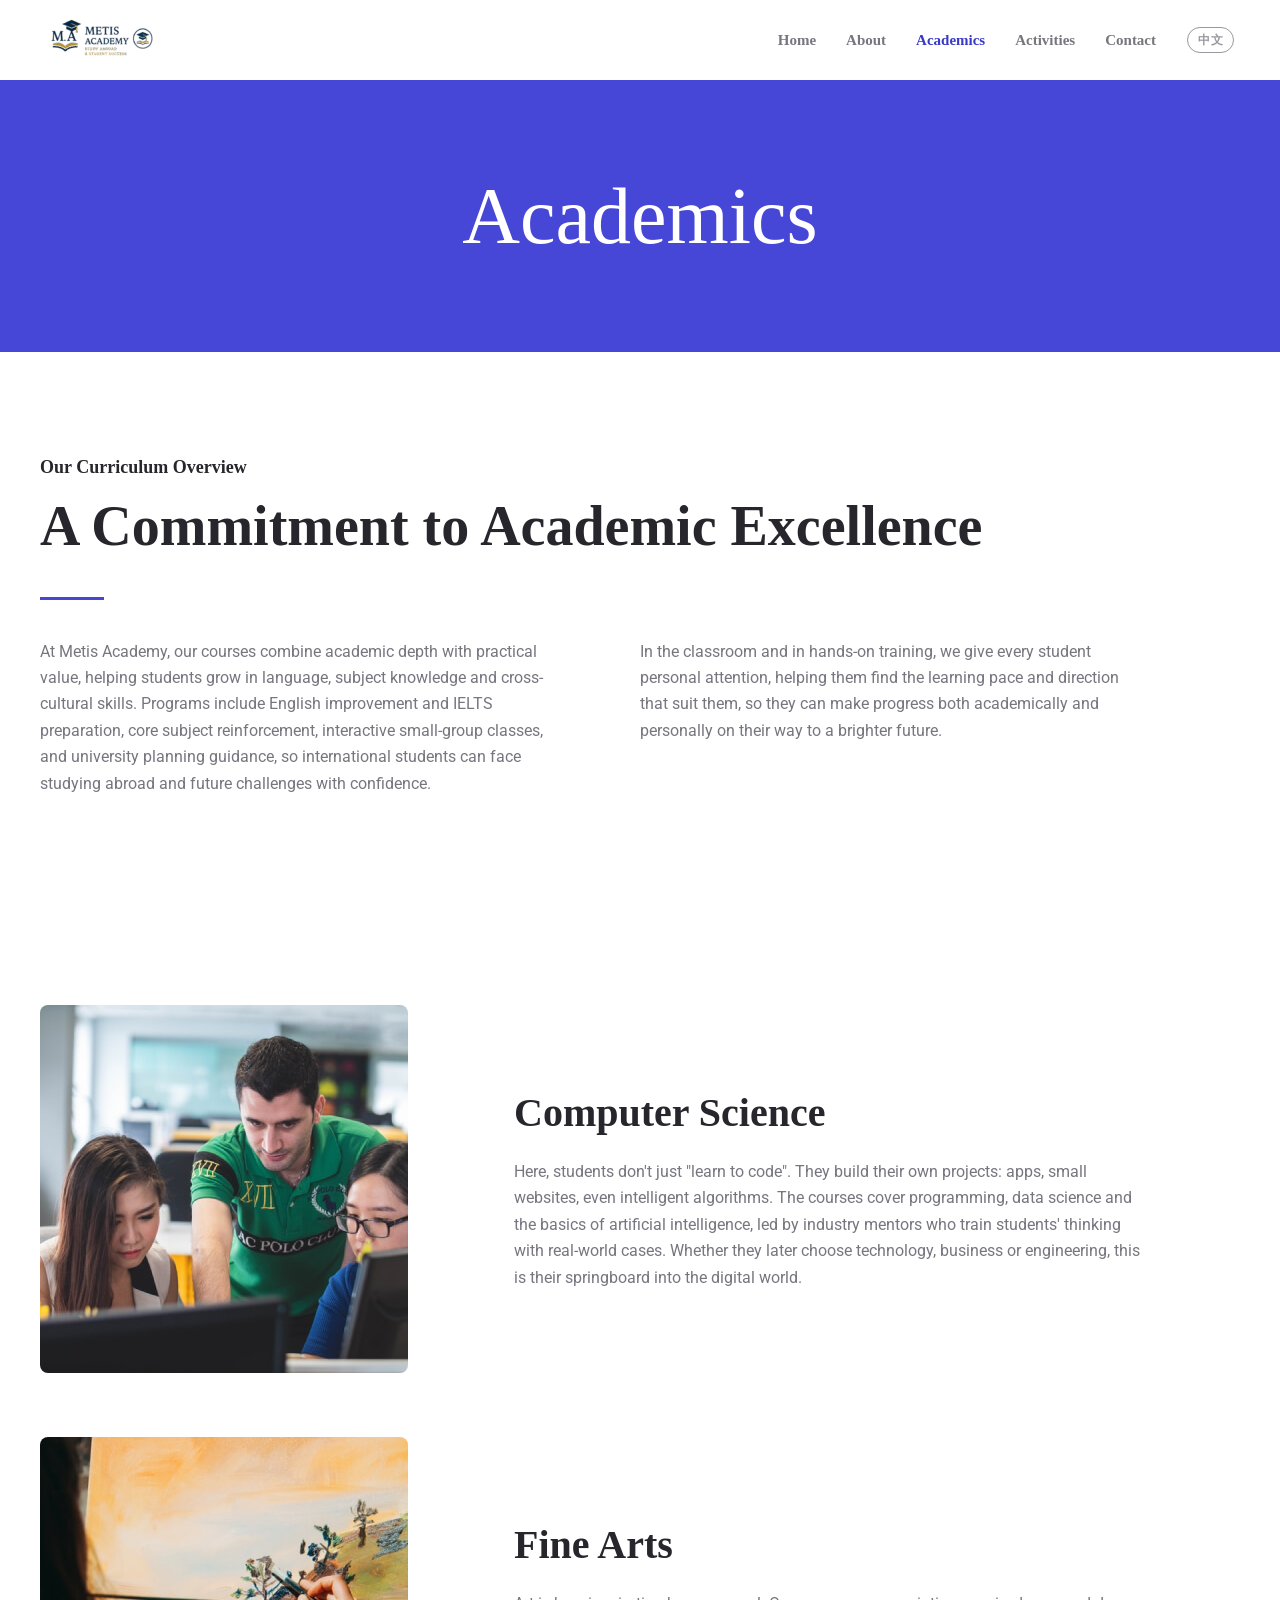
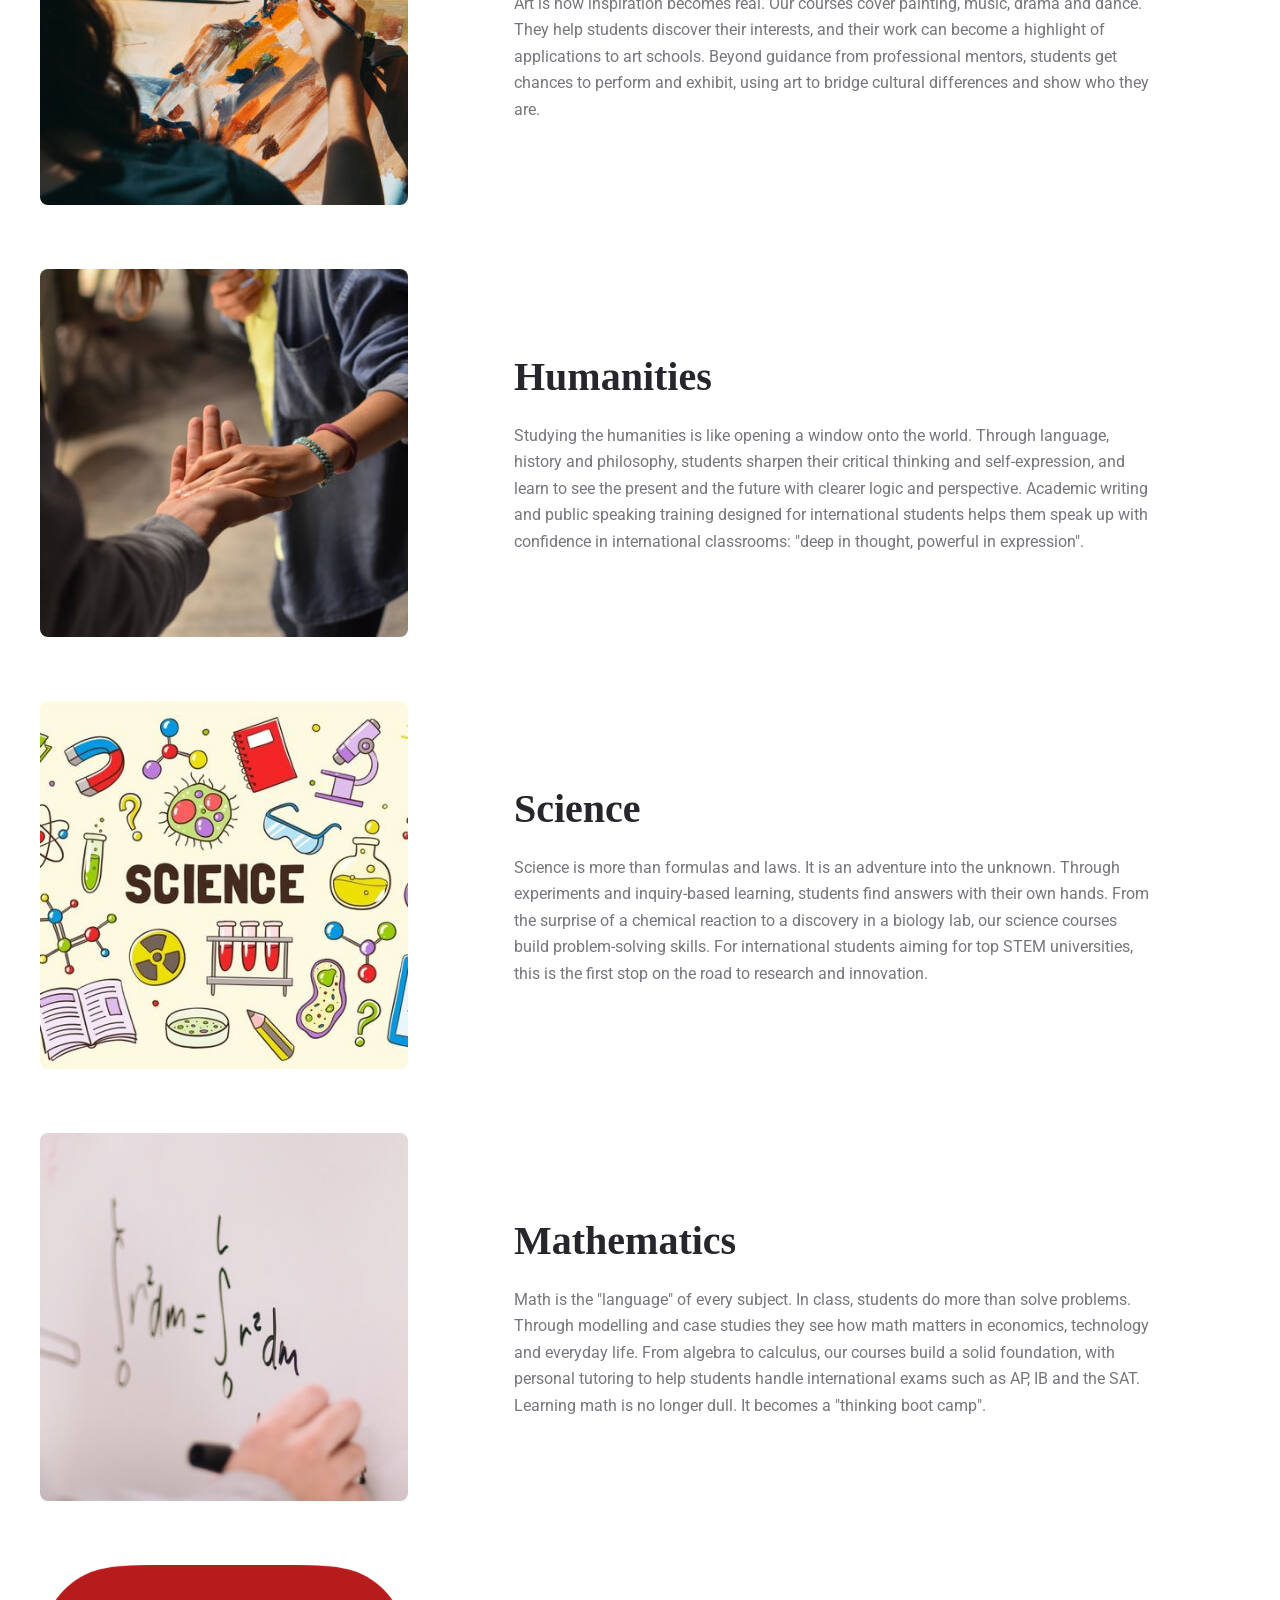
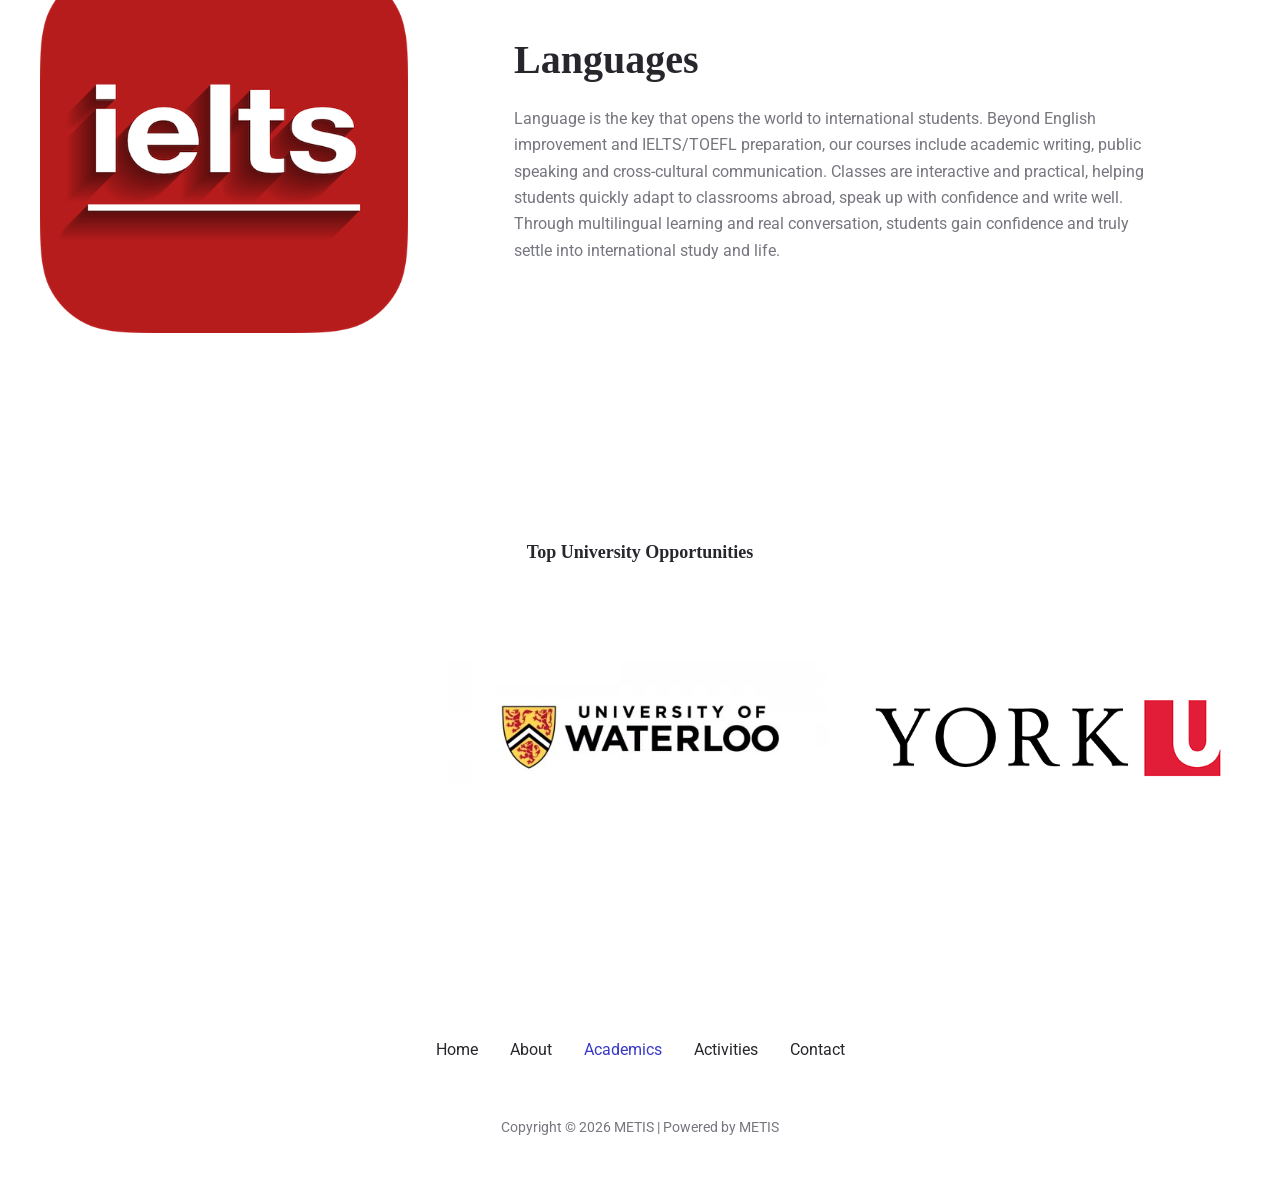
<file: en/academics/index.html>
<!DOCTYPE html>
<html lang="en">
<head>
<meta charset="UTF-8">
<meta name="viewport" content="width=device-width, initial-scale=1">
	<link rel="profile" href="https://gmpg.org/xfn/11"> 
	<title>Academics &#8211; METIS</title>
<meta name='robots' content='noindex, nofollow' />
<link rel="alternate" hreflang="zh-CN" href="../../academics/index.html" />
<link rel="alternate" hreflang="en" href="index.html" />
<style>#header [data-device="desktop"] .site-title-container{max-width:clamp(170px,17vw,250px)}#header [data-device="desktop"] .site-title{font-size:clamp(13px,1.3vw,19px);line-height:1.25;text-wrap:balance}#header [data-device="desktop"] .site-description{font-size:clamp(10px,.85vw,12px);line-height:1.35;text-wrap:balance}#header [data-device="mobile"] .site-title{font-size:clamp(13px,3.9vw,20px);line-height:1.25;text-wrap:balance}#header [data-device="mobile"] .site-description{font-size:clamp(10px,2.6vw,12px);line-height:1.3;text-wrap:balance}</style>
<style id='wp-img-auto-sizes-contain-inline-css'>
img:is([sizes=auto i],[sizes^="auto," i]){contain-intrinsic-size:3000px 1500px}
/*# sourceURL=wp-img-auto-sizes-contain-inline-css */
</style>
<link rel='stylesheet' id='astra-theme-css-css' href='../../wp-content/themes/astra/assets/css/minified/main.min.css' media='all' />
<style id='astra-theme-css-inline-css'>
:root{--ast-post-nav-space:0;--ast-container-default-xlg-padding:6.67em;--ast-container-default-lg-padding:5.67em;--ast-container-default-slg-padding:4.34em;--ast-container-default-md-padding:3.34em;--ast-container-default-sm-padding:6.67em;--ast-container-default-xs-padding:2.4em;--ast-container-default-xxs-padding:1.4em;--ast-code-block-background:#EEEEEE;--ast-comment-inputs-background:#FAFAFA;--ast-normal-container-width:1200px;--ast-narrow-container-width:750px;--ast-blog-title-font-weight:normal;--ast-blog-meta-weight:inherit;--ast-global-color-primary:var(--ast-global-color-5);--ast-global-color-secondary:var(--ast-global-color-4);--ast-global-color-alternate-background:var(--ast-global-color-7);--ast-global-color-subtle-background:var(--ast-global-color-6);--ast-bg-style-guide:#F8FAFC;--ast-shadow-style-guide:0px 0px 4px 0 #00000057;--ast-global-dark-bg-style:#fff;--ast-global-dark-lfs:#fbfbfb;--ast-widget-bg-color:#fafafa;--ast-wc-container-head-bg-color:#fbfbfb;--ast-title-layout-bg:#eeeeee;--ast-search-border-color:#e7e7e7;--ast-lifter-hover-bg:#e6e6e6;--ast-gallery-block-color:#000;--srfm-color-input-label:var(--ast-global-color-2);}html{font-size:100%;}a,.page-title{color:var(--ast-global-color-2);}a:hover,a:focus{color:var(--ast-global-color-1);}body,button,input,select,textarea,.ast-button,.ast-custom-button{font-family:'Roboto',sans-serif;font-weight:400;font-size:16px;font-size:1rem;line-height:var(--ast-body-line-height,1.65em);}blockquote{color:var(--ast-global-color-3);}p,.entry-content p{margin-bottom:1em;}h1,h2,h3,h4,h5,h6,.entry-content :where(h1,h2,h3,h4,h5,h6),.site-title,.site-title a{font-family:Georgia,Times,serif;font-weight:400;line-height:1em;}.ast-site-identity .site-title a{color:var(--ast-global-color-2);}.site-title{font-size:35px;font-size:2.1875rem;display:none;}header .custom-logo-link img{max-width:126px;width:126px;}.astra-logo-svg{width:126px;}.site-header .site-description{font-size:15px;font-size:0.9375rem;display:none;}.entry-title{font-size:26px;font-size:1.625rem;}.archive .ast-article-post .ast-article-inner,.blog .ast-article-post .ast-article-inner,.archive .ast-article-post .ast-article-inner:hover,.blog .ast-article-post .ast-article-inner:hover{overflow:hidden;}h1,.entry-content :where(h1){font-size:80px;font-size:5rem;font-family:Georgia,Times,serif;line-height:1.4em;}h2,.entry-content :where(h2){font-size:56px;font-size:3.5rem;font-family:Georgia,Times,serif;line-height:1.3em;}h3,.entry-content :where(h3){font-size:40px;font-size:2.5rem;font-family:Georgia,Times,serif;line-height:1.3em;}h4,.entry-content :where(h4){font-size:32px;font-size:2rem;line-height:1.2em;font-family:Georgia,Times,serif;}h5,.entry-content :where(h5){font-size:24px;font-size:1.5rem;line-height:1.2em;font-family:Georgia,Times,serif;}h6,.entry-content :where(h6){font-size:18px;font-size:1.125rem;line-height:1.25em;font-family:Georgia,Times,serif;}::selection{background-color:var(--ast-global-color-0);color:#ffffff;}body,h1,h2,h3,h4,h5,h6,.entry-title a,.entry-content :where(h1,h2,h3,h4,h5,h6){color:var(--ast-global-color-3);}.tagcloud a:hover,.tagcloud a:focus,.tagcloud a.current-item{color:#ffffff;border-color:var(--ast-global-color-2);background-color:var(--ast-global-color-2);}input:focus,input[type="text"]:focus,input[type="email"]:focus,input[type="url"]:focus,input[type="password"]:focus,input[type="reset"]:focus,input[type="search"]:focus,textarea:focus{border-color:var(--ast-global-color-2);}input[type="radio"]:checked,input[type=reset],input[type="checkbox"]:checked,input[type="checkbox"]:hover:checked,input[type="checkbox"]:focus:checked,input[type=range]::-webkit-slider-thumb{border-color:var(--ast-global-color-2);background-color:var(--ast-global-color-2);box-shadow:none;}.site-footer a:hover + .post-count,.site-footer a:focus + .post-count{background:var(--ast-global-color-2);border-color:var(--ast-global-color-2);}.single .nav-links .nav-previous,.single .nav-links .nav-next{color:var(--ast-global-color-2);}.entry-meta,.entry-meta *{line-height:1.45;color:var(--ast-global-color-2);}.entry-meta a:not(.ast-button):hover,.entry-meta a:not(.ast-button):hover *,.entry-meta a:not(.ast-button):focus,.entry-meta a:not(.ast-button):focus *,.page-links > .page-link,.page-links .page-link:hover,.post-navigation a:hover{color:var(--ast-global-color-1);}#cat option,.secondary .calendar_wrap thead a,.secondary .calendar_wrap thead a:visited{color:var(--ast-global-color-2);}.secondary .calendar_wrap #today,.ast-progress-val span{background:var(--ast-global-color-2);}.secondary a:hover + .post-count,.secondary a:focus + .post-count{background:var(--ast-global-color-2);border-color:var(--ast-global-color-2);}.calendar_wrap #today > a{color:#ffffff;}.page-links .page-link,.single .post-navigation a{color:var(--ast-global-color-2);}.ast-search-menu-icon .search-form button.search-submit{padding:0 4px;}.ast-search-menu-icon form.search-form{padding-right:0;}.ast-search-menu-icon.slide-search input.search-field{width:0;}.ast-header-search .ast-search-menu-icon.ast-dropdown-active .search-form,.ast-header-search .ast-search-menu-icon.ast-dropdown-active .search-field:focus{transition:all 0.2s;}.search-form input.search-field:focus{outline:none;}.wp-block-latest-posts > li > a{color:var(--ast-global-color-2);}.widget-title,.widget .wp-block-heading{font-size:22px;font-size:1.375rem;color:var(--ast-global-color-3);}.ast-search-menu-icon.slide-search a:focus-visible:focus-visible,.astra-search-icon:focus-visible,#close:focus-visible,a:focus-visible,.ast-menu-toggle:focus-visible,.site .skip-link:focus-visible,.wp-block-loginout input:focus-visible,.wp-block-search.wp-block-search__button-inside .wp-block-search__inside-wrapper,.ast-header-navigation-arrow:focus-visible,.ast-orders-table__row .ast-orders-table__cell:focus-visible,a#ast-apply-coupon:focus-visible,#ast-apply-coupon:focus-visible,#close:focus-visible,.button.search-submit:focus-visible,#search_submit:focus,.normal-search:focus-visible,.ast-header-account-wrap:focus-visible,.astra-cart-drawer-close:focus,.ast-single-variation:focus,.ast-button:focus{outline-style:dotted;outline-color:inherit;outline-width:thin;}input:focus,input[type="text"]:focus,input[type="email"]:focus,input[type="url"]:focus,input[type="password"]:focus,input[type="reset"]:focus,input[type="search"]:focus,input[type="number"]:focus,textarea:focus,.wp-block-search__input:focus,[data-section="section-header-mobile-trigger"] .ast-button-wrap .ast-mobile-menu-trigger-minimal:focus,.ast-mobile-popup-drawer.active .menu-toggle-close:focus,#ast-scroll-top:focus,#coupon_code:focus,#ast-coupon-code:focus{border-style:dotted;border-color:inherit;border-width:thin;}input{outline:none;}.site-logo-img img{ transition:all 0.2s linear;}body .ast-oembed-container *{position:absolute;top:0;width:100%;height:100%;left:0;}body .wp-block-embed-pocket-casts .ast-oembed-container *{position:unset;}.ast-single-post-featured-section + article {margin-top: 2em;}.site-content .ast-single-post-featured-section img {width: 100%;overflow: hidden;object-fit: cover;}.site > .ast-single-related-posts-container {margin-top: 0;}@media (min-width: 922px) {.ast-desktop .ast-container--narrow {max-width: var(--ast-narrow-container-width);margin: 0 auto;}}@media (max-width:921.9px){#ast-desktop-header{display:none;}}@media (min-width:922px){#ast-mobile-header{display:none;}}.wp-block-buttons.aligncenter{justify-content:center;}@media (max-width:921px){.ast-theme-transparent-header #primary,.ast-theme-transparent-header #secondary{padding:0;}}@media (max-width:921px){.ast-plain-container.ast-no-sidebar #primary{padding:0;}}.ast-plain-container.ast-no-sidebar #primary{margin-top:0;margin-bottom:0;}.wp-block-button.is-style-outline .wp-block-button__link{border-color:var(--ast-global-color-5);}div.wp-block-button.is-style-outline > .wp-block-button__link:not(.has-text-color),div.wp-block-button.wp-block-button__link.is-style-outline:not(.has-text-color){color:var(--ast-global-color-5);}.wp-block-button.is-style-outline .wp-block-button__link:hover,.wp-block-buttons .wp-block-button.is-style-outline .wp-block-button__link:focus,.wp-block-buttons .wp-block-button.is-style-outline > .wp-block-button__link:not(.has-text-color):hover,.wp-block-buttons .wp-block-button.wp-block-button__link.is-style-outline:not(.has-text-color):hover{color:var(--ast-global-color-2);background-color:var(--ast-global-color-4);border-color:var(--ast-global-color-4);}.post-page-numbers.current .page-link,.ast-pagination .page-numbers.current{color:#ffffff;border-color:var(--ast-global-color-0);background-color:var(--ast-global-color-0);}.wp-block-button.is-style-outline .wp-block-button__link.wp-element-button,.ast-outline-button{border-color:var(--ast-global-color-5);font-family:Georgia,Times,serif;font-weight:700;font-size:15px;font-size:0.9375rem;line-height:1em;border-top-left-radius:4px;border-top-right-radius:4px;border-bottom-right-radius:4px;border-bottom-left-radius:4px;}.wp-block-buttons .wp-block-button.is-style-outline > .wp-block-button__link:not(.has-text-color),.wp-block-buttons .wp-block-button.wp-block-button__link.is-style-outline:not(.has-text-color),.ast-outline-button{color:var(--ast-global-color-5);}.wp-block-button.is-style-outline .wp-block-button__link:hover,.wp-block-buttons .wp-block-button.is-style-outline .wp-block-button__link:focus,.wp-block-buttons .wp-block-button.is-style-outline > .wp-block-button__link:not(.has-text-color):hover,.wp-block-buttons .wp-block-button.wp-block-button__link.is-style-outline:not(.has-text-color):hover,.ast-outline-button:hover,.ast-outline-button:focus,.wp-block-uagb-buttons-child .uagb-buttons-repeater.ast-outline-button:hover,.wp-block-uagb-buttons-child .uagb-buttons-repeater.ast-outline-button:focus{color:var(--ast-global-color-2);background-color:var(--ast-global-color-4);border-color:var(--ast-global-color-4);}.wp-block-button .wp-block-button__link.wp-element-button.is-style-outline:not(.has-background),.wp-block-button.is-style-outline>.wp-block-button__link.wp-element-button:not(.has-background),.ast-outline-button{background-color:var(--ast-global-color-5);}.entry-content[data-ast-blocks-layout] > figure{margin-bottom:1em;}@media (max-width:921px){.ast-separate-container #primary,.ast-separate-container #secondary{padding:1.5em 0;}#primary,#secondary{padding:1.5em 0;margin:0;}.ast-left-sidebar #content > .ast-container{display:flex;flex-direction:column-reverse;width:100%;}.ast-separate-container .ast-article-post,.ast-separate-container .ast-article-single{padding:1.5em 2.14em;}.ast-author-box img.avatar{margin:20px 0 0 0;}}@media (min-width:922px){.ast-separate-container.ast-right-sidebar #primary,.ast-separate-container.ast-left-sidebar #primary{border:0;}.search-no-results.ast-separate-container #primary{margin-bottom:4em;}}.wp-block-button .wp-block-button__link{color:var(--ast-global-color-2);}.wp-block-button .wp-block-button__link:hover,.wp-block-button .wp-block-button__link:focus{color:var(--ast-global-color-2);background-color:var(--ast-global-color-4);border-color:var(--ast-global-color-4);}.wp-block-button .wp-block-button__link,.wp-block-search .wp-block-search__button,body .wp-block-file .wp-block-file__button{border-color:var(--ast-global-color-5);background-color:var(--ast-global-color-5);color:var(--ast-global-color-2);font-family:Georgia,Times,serif;font-weight:700;line-height:1em;font-size:15px;font-size:0.9375rem;border-top-left-radius:4px;border-top-right-radius:4px;border-bottom-right-radius:4px;border-bottom-left-radius:4px;padding-top:15px;padding-right:24px;padding-bottom:15px;padding-left:24px;}.menu-toggle,button,.ast-button,.ast-custom-button,.button,input#submit,input[type="button"],input[type="submit"],input[type="reset"],form[CLASS*="wp-block-search__"].wp-block-search .wp-block-search__inside-wrapper .wp-block-search__button,body .wp-block-file .wp-block-file__button{border-style:solid;border-top-width:0;border-right-width:0;border-left-width:0;border-bottom-width:0;color:var(--ast-global-color-2);border-color:var(--ast-global-color-5);background-color:var(--ast-global-color-5);padding-top:15px;padding-right:24px;padding-bottom:15px;padding-left:24px;font-family:Georgia,Times,serif;font-weight:700;font-size:15px;font-size:0.9375rem;line-height:1em;border-top-left-radius:4px;border-top-right-radius:4px;border-bottom-right-radius:4px;border-bottom-left-radius:4px;}button:focus,.menu-toggle:hover,button:hover,.ast-button:hover,.ast-custom-button:hover .button:hover,.ast-custom-button:hover ,input[type=reset]:hover,input[type=reset]:focus,input#submit:hover,input#submit:focus,input[type="button"]:hover,input[type="button"]:focus,input[type="submit"]:hover,input[type="submit"]:focus,form[CLASS*="wp-block-search__"].wp-block-search .wp-block-search__inside-wrapper .wp-block-search__button:hover,form[CLASS*="wp-block-search__"].wp-block-search .wp-block-search__inside-wrapper .wp-block-search__button:focus,body .wp-block-file .wp-block-file__button:hover,body .wp-block-file .wp-block-file__button:focus{color:var(--ast-global-color-2);background-color:var(--ast-global-color-4);border-color:var(--ast-global-color-4);}@media (max-width:921px){.ast-mobile-header-stack .main-header-bar .ast-search-menu-icon{display:inline-block;}.ast-header-break-point.ast-header-custom-item-outside .ast-mobile-header-stack .main-header-bar .ast-search-icon{margin:0;}.ast-comment-avatar-wrap img{max-width:2.5em;}.ast-comment-meta{padding:0 1.8888em 1.3333em;}.ast-separate-container .ast-comment-list li.depth-1{padding:1.5em 2.14em;}.ast-separate-container .comment-respond{padding:2em 2.14em;}}@media (min-width:544px){.ast-container{max-width:100%;}}@media (max-width:544px){.ast-separate-container .ast-article-post,.ast-separate-container .ast-article-single,.ast-separate-container .comments-title,.ast-separate-container .ast-archive-description{padding:1.5em 1em;}.ast-separate-container #content .ast-container{padding-left:0.54em;padding-right:0.54em;}.ast-separate-container .ast-comment-list .bypostauthor{padding:.5em;}.ast-search-menu-icon.ast-dropdown-active .search-field{width:170px;}} #ast-mobile-header .ast-site-header-cart-li a{pointer-events:none;}body,.ast-separate-container{background-color:var(--ast-global-color-4);background-image:none;}@media (max-width:921px){.widget-title{font-size:22px;font-size:1.375rem;}body,button,input,select,textarea,.ast-button,.ast-custom-button{font-size:16px;font-size:1rem;}#secondary,#secondary button,#secondary input,#secondary select,#secondary textarea{font-size:16px;font-size:1rem;}.site-title{display:none;}.site-header .site-description{display:none;}h1,.entry-content :where(h1){font-size:56px;}h2,.entry-content :where(h2){font-size:40px;}h3,.entry-content :where(h3){font-size:32px;}h4,.entry-content :where(h4){font-size:24px;font-size:1.5rem;}h5,.entry-content :where(h5){font-size:20px;font-size:1.25rem;}h6,.entry-content :where(h6){font-size:17px;font-size:1.0625rem;}.astra-logo-svg{width:120px;}header .custom-logo-link img,.ast-header-break-point .site-logo-img .custom-mobile-logo-link img{max-width:120px;width:120px;}}@media (max-width:544px){.widget-title{font-size:21px;font-size:1.4rem;}body,button,input,select,textarea,.ast-button,.ast-custom-button{font-size:15px;font-size:0.9375rem;}#secondary,#secondary button,#secondary input,#secondary select,#secondary textarea{font-size:15px;font-size:0.9375rem;}.site-title{display:none;}.site-header .site-description{display:none;}h1,.entry-content :where(h1){font-size:36px;}h2,.entry-content :where(h2){font-size:32px;}h3,.entry-content :where(h3){font-size:24px;}h4,.entry-content :where(h4){font-size:20px;font-size:1.25rem;}h5,.entry-content :where(h5){font-size:18px;font-size:1.125rem;}h6,.entry-content :where(h6){font-size:16px;font-size:1rem;}header .custom-logo-link img,.ast-header-break-point .site-branding img,.ast-header-break-point .custom-logo-link img{max-width:112px;width:112px;}.astra-logo-svg{width:112px;}.ast-header-break-point .site-logo-img .custom-mobile-logo-link img{max-width:112px;}}@media (max-width:544px){html{font-size:100%;}}@media (min-width:922px){.ast-container{max-width:1240px;}}@media (min-width:922px){.site-content .ast-container{display:flex;}}@media (max-width:921px){.site-content .ast-container{flex-direction:column;}}@media (min-width:922px){.main-header-menu .sub-menu .menu-item.ast-left-align-sub-menu:hover > .sub-menu,.main-header-menu .sub-menu .menu-item.ast-left-align-sub-menu.focus > .sub-menu{margin-left:-0px;}}.site .comments-area{padding-bottom:3em;}.wp-block-file {display: flex;align-items: center;flex-wrap: wrap;justify-content: space-between;}.wp-block-pullquote {border: none;}.wp-block-pullquote blockquote::before {content: "\201D";font-family: "Helvetica",sans-serif;display: flex;transform: rotate( 180deg );font-size: 6rem;font-style: normal;line-height: 1;font-weight: bold;align-items: center;justify-content: center;}.has-text-align-right > blockquote::before {justify-content: flex-start;}.has-text-align-left > blockquote::before {justify-content: flex-end;}figure.wp-block-pullquote.is-style-solid-color blockquote {max-width: 100%;text-align: inherit;}:root {--wp--custom--ast-default-block-top-padding: 3em;--wp--custom--ast-default-block-right-padding: 3em;--wp--custom--ast-default-block-bottom-padding: 3em;--wp--custom--ast-default-block-left-padding: 3em;--wp--custom--ast-container-width: 1200px;--wp--custom--ast-content-width-size: 1200px;--wp--custom--ast-wide-width-size: calc(1200px + var(--wp--custom--ast-default-block-left-padding) + var(--wp--custom--ast-default-block-right-padding));}.ast-narrow-container {--wp--custom--ast-content-width-size: 750px;--wp--custom--ast-wide-width-size: 750px;}@media(max-width: 921px) {:root {--wp--custom--ast-default-block-top-padding: 3em;--wp--custom--ast-default-block-right-padding: 2em;--wp--custom--ast-default-block-bottom-padding: 3em;--wp--custom--ast-default-block-left-padding: 2em;}}@media(max-width: 544px) {:root {--wp--custom--ast-default-block-top-padding: 3em;--wp--custom--ast-default-block-right-padding: 1.5em;--wp--custom--ast-default-block-bottom-padding: 3em;--wp--custom--ast-default-block-left-padding: 1.5em;}}.entry-content > .wp-block-group,.entry-content > .wp-block-cover,.entry-content > .wp-block-columns {padding-top: var(--wp--custom--ast-default-block-top-padding);padding-right: var(--wp--custom--ast-default-block-right-padding);padding-bottom: var(--wp--custom--ast-default-block-bottom-padding);padding-left: var(--wp--custom--ast-default-block-left-padding);}.ast-plain-container.ast-no-sidebar .entry-content > .alignfull,.ast-page-builder-template .ast-no-sidebar .entry-content > .alignfull {margin-left: calc( -50vw + 50%);margin-right: calc( -50vw + 50%);max-width: 100vw;width: 100vw;}.ast-plain-container.ast-no-sidebar .entry-content .alignfull .alignfull,.ast-page-builder-template.ast-no-sidebar .entry-content .alignfull .alignfull,.ast-plain-container.ast-no-sidebar .entry-content .alignfull .alignwide,.ast-page-builder-template.ast-no-sidebar .entry-content .alignfull .alignwide,.ast-plain-container.ast-no-sidebar .entry-content .alignwide .alignfull,.ast-page-builder-template.ast-no-sidebar .entry-content .alignwide .alignfull,.ast-plain-container.ast-no-sidebar .entry-content .alignwide .alignwide,.ast-page-builder-template.ast-no-sidebar .entry-content .alignwide .alignwide,.ast-plain-container.ast-no-sidebar .entry-content .wp-block-column .alignfull,.ast-page-builder-template.ast-no-sidebar .entry-content .wp-block-column .alignfull,.ast-plain-container.ast-no-sidebar .entry-content .wp-block-column .alignwide,.ast-page-builder-template.ast-no-sidebar .entry-content .wp-block-column .alignwide {margin-left: auto;margin-right: auto;width: 100%;}[data-ast-blocks-layout] .wp-block-separator:not(.is-style-dots) {height: 0;}[data-ast-blocks-layout] .wp-block-separator {margin: 20px auto;}[data-ast-blocks-layout] .wp-block-separator:not(.is-style-wide):not(.is-style-dots) {max-width: 100px;}[data-ast-blocks-layout] .wp-block-separator.has-background {padding: 0;}.entry-content[data-ast-blocks-layout] > * {max-width: var(--wp--custom--ast-content-width-size);margin-left: auto;margin-right: auto;}.entry-content[data-ast-blocks-layout] > .alignwide {max-width: var(--wp--custom--ast-wide-width-size);}.entry-content[data-ast-blocks-layout] .alignfull {max-width: none;}.entry-content .wp-block-columns {margin-bottom: 0;}blockquote {margin: 1.5em;border-color: rgba(0,0,0,0.05);}.wp-block-quote:not(.has-text-align-right):not(.has-text-align-center) {border-left: 5px solid rgba(0,0,0,0.05);}.has-text-align-right > blockquote,blockquote.has-text-align-right {border-right: 5px solid rgba(0,0,0,0.05);}.has-text-align-left > blockquote,blockquote.has-text-align-left {border-left: 5px solid rgba(0,0,0,0.05);}.wp-block-site-tagline,.wp-block-latest-posts .read-more {margin-top: 15px;}.wp-block-loginout p label {display: block;}.wp-block-loginout p:not(.login-remember):not(.login-submit) input {width: 100%;}.wp-block-loginout input:focus {border-color: transparent;}.wp-block-loginout input:focus {outline: thin dotted;}.entry-content .wp-block-media-text .wp-block-media-text__content {padding: 0 0 0 8%;}.entry-content .wp-block-media-text.has-media-on-the-right .wp-block-media-text__content {padding: 0 8% 0 0;}.entry-content .wp-block-media-text.has-background .wp-block-media-text__content {padding: 8%;}.entry-content .wp-block-cover:not([class*="background-color"]):not(.has-text-color.has-link-color) .wp-block-cover__inner-container,.entry-content .wp-block-cover:not([class*="background-color"]) .wp-block-cover-image-text,.entry-content .wp-block-cover:not([class*="background-color"]) .wp-block-cover-text,.entry-content .wp-block-cover-image:not([class*="background-color"]) .wp-block-cover__inner-container,.entry-content .wp-block-cover-image:not([class*="background-color"]) .wp-block-cover-image-text,.entry-content .wp-block-cover-image:not([class*="background-color"]) .wp-block-cover-text {color: var(--ast-global-color-primary,var(--ast-global-color-5));}.wp-block-loginout .login-remember input {width: 1.1rem;height: 1.1rem;margin: 0 5px 4px 0;vertical-align: middle;}.wp-block-latest-posts > li > *:first-child,.wp-block-latest-posts:not(.is-grid) > li:first-child {margin-top: 0;}.entry-content > .wp-block-buttons,.entry-content > .wp-block-uagb-buttons {margin-bottom: 1.5em;}.wp-block-search__inside-wrapper .wp-block-search__input {padding: 0 10px;color: var(--ast-global-color-3);background: var(--ast-global-color-primary,var(--ast-global-color-5));border-color: var(--ast-border-color);}.wp-block-latest-posts .read-more {margin-bottom: 1.5em;}.wp-block-search__no-button .wp-block-search__inside-wrapper .wp-block-search__input {padding-top: 5px;padding-bottom: 5px;}.wp-block-latest-posts .wp-block-latest-posts__post-date,.wp-block-latest-posts .wp-block-latest-posts__post-author {font-size: 1rem;}.wp-block-latest-posts > li > *,.wp-block-latest-posts:not(.is-grid) > li {margin-top: 12px;margin-bottom: 12px;}.ast-page-builder-template .entry-content[data-ast-blocks-layout] > *,.ast-page-builder-template .entry-content[data-ast-blocks-layout] > .alignfull:not(.wp-block-group):not(.uagb-is-root-container) > * {max-width: none;}.ast-page-builder-template .entry-content[data-ast-blocks-layout] > .alignwide:not(.uagb-is-root-container) > * {max-width: var(--wp--custom--ast-wide-width-size);}.ast-page-builder-template .entry-content[data-ast-blocks-layout] > .inherit-container-width > *,.ast-page-builder-template .entry-content[data-ast-blocks-layout] > *:not(.wp-block-group):not(.uagb-is-root-container) > *,.entry-content[data-ast-blocks-layout] > .wp-block-cover .wp-block-cover__inner-container {max-width: var(--wp--custom--ast-content-width-size) ;margin-left: auto;margin-right: auto;}.entry-content[data-ast-blocks-layout] .wp-block-cover:not(.alignleft):not(.alignright) {width: auto;}@media(max-width: 1200px) {.ast-separate-container .entry-content > .alignfull,.ast-separate-container .entry-content[data-ast-blocks-layout] > .alignwide,.ast-plain-container .entry-content[data-ast-blocks-layout] > .alignwide,.ast-plain-container .entry-content .alignfull {margin-left: calc(-1 * min(var(--ast-container-default-xlg-padding),20px)) ;margin-right: calc(-1 * min(var(--ast-container-default-xlg-padding),20px));}}@media(min-width: 1201px) {.ast-separate-container .entry-content > .alignfull {margin-left: calc(-1 * var(--ast-container-default-xlg-padding) );margin-right: calc(-1 * var(--ast-container-default-xlg-padding) );}.ast-separate-container .entry-content[data-ast-blocks-layout] > .alignwide,.ast-plain-container .entry-content[data-ast-blocks-layout] > .alignwide {margin-left: calc(-1 * var(--wp--custom--ast-default-block-left-padding) );margin-right: calc(-1 * var(--wp--custom--ast-default-block-right-padding) );}}@media(min-width: 921px) {.ast-separate-container .entry-content .wp-block-group.alignwide:not(.inherit-container-width) > :where(:not(.alignleft):not(.alignright)),.ast-plain-container .entry-content .wp-block-group.alignwide:not(.inherit-container-width) > :where(:not(.alignleft):not(.alignright)) {max-width: calc( var(--wp--custom--ast-content-width-size) + 80px );}.ast-plain-container.ast-right-sidebar .entry-content[data-ast-blocks-layout] .alignfull,.ast-plain-container.ast-left-sidebar .entry-content[data-ast-blocks-layout] .alignfull {margin-left: -60px;margin-right: -60px;}}@media(min-width: 544px) {.entry-content > .alignleft {margin-right: 20px;}.entry-content > .alignright {margin-left: 20px;}}@media (max-width:544px){.wp-block-columns .wp-block-column:not(:last-child){margin-bottom:20px;}.wp-block-latest-posts{margin:0;}}@media( max-width: 600px ) {.entry-content .wp-block-media-text .wp-block-media-text__content,.entry-content .wp-block-media-text.has-media-on-the-right .wp-block-media-text__content {padding: 8% 0 0;}.entry-content .wp-block-media-text.has-background .wp-block-media-text__content {padding: 8%;}}.ast-page-builder-template .entry-header {padding-left: 0;}.ast-narrow-container .site-content .wp-block-uagb-image--align-full .wp-block-uagb-image__figure {max-width: 100%;margin-left: auto;margin-right: auto;}:root .has-ast-global-color-0-color{color:var(--ast-global-color-0);}:root .has-ast-global-color-0-background-color{background-color:var(--ast-global-color-0);}:root .wp-block-button .has-ast-global-color-0-color{color:var(--ast-global-color-0);}:root .wp-block-button .has-ast-global-color-0-background-color{background-color:var(--ast-global-color-0);}:root .has-ast-global-color-1-color{color:var(--ast-global-color-1);}:root .has-ast-global-color-1-background-color{background-color:var(--ast-global-color-1);}:root .wp-block-button .has-ast-global-color-1-color{color:var(--ast-global-color-1);}:root .wp-block-button .has-ast-global-color-1-background-color{background-color:var(--ast-global-color-1);}:root .has-ast-global-color-2-color{color:var(--ast-global-color-2);}:root .has-ast-global-color-2-background-color{background-color:var(--ast-global-color-2);}:root .wp-block-button .has-ast-global-color-2-color{color:var(--ast-global-color-2);}:root .wp-block-button .has-ast-global-color-2-background-color{background-color:var(--ast-global-color-2);}:root .has-ast-global-color-3-color{color:var(--ast-global-color-3);}:root .has-ast-global-color-3-background-color{background-color:var(--ast-global-color-3);}:root .wp-block-button .has-ast-global-color-3-color{color:var(--ast-global-color-3);}:root .wp-block-button .has-ast-global-color-3-background-color{background-color:var(--ast-global-color-3);}:root .has-ast-global-color-4-color{color:var(--ast-global-color-4);}:root .has-ast-global-color-4-background-color{background-color:var(--ast-global-color-4);}:root .wp-block-button .has-ast-global-color-4-color{color:var(--ast-global-color-4);}:root .wp-block-button .has-ast-global-color-4-background-color{background-color:var(--ast-global-color-4);}:root .has-ast-global-color-5-color{color:var(--ast-global-color-5);}:root .has-ast-global-color-5-background-color{background-color:var(--ast-global-color-5);}:root .wp-block-button .has-ast-global-color-5-color{color:var(--ast-global-color-5);}:root .wp-block-button .has-ast-global-color-5-background-color{background-color:var(--ast-global-color-5);}:root .has-ast-global-color-6-color{color:var(--ast-global-color-6);}:root .has-ast-global-color-6-background-color{background-color:var(--ast-global-color-6);}:root .wp-block-button .has-ast-global-color-6-color{color:var(--ast-global-color-6);}:root .wp-block-button .has-ast-global-color-6-background-color{background-color:var(--ast-global-color-6);}:root .has-ast-global-color-7-color{color:var(--ast-global-color-7);}:root .has-ast-global-color-7-background-color{background-color:var(--ast-global-color-7);}:root .wp-block-button .has-ast-global-color-7-color{color:var(--ast-global-color-7);}:root .wp-block-button .has-ast-global-color-7-background-color{background-color:var(--ast-global-color-7);}:root .has-ast-global-color-8-color{color:var(--ast-global-color-8);}:root .has-ast-global-color-8-background-color{background-color:var(--ast-global-color-8);}:root .wp-block-button .has-ast-global-color-8-color{color:var(--ast-global-color-8);}:root .wp-block-button .has-ast-global-color-8-background-color{background-color:var(--ast-global-color-8);}:root{--ast-global-color-0:#4747d7;--ast-global-color-1:#3939c8;--ast-global-color-2:#26262c;--ast-global-color-3:#76767f;--ast-global-color-4:#ffffff;--ast-global-color-5:#ffffff;--ast-global-color-6:#243673;--ast-global-color-7:#26262c;--ast-global-color-8:#bfd1ff;}:root {--ast-border-color : #dddddd;}.ast-single-entry-banner {-js-display: flex;display: flex;flex-direction: column;justify-content: center;text-align: center;position: relative;background: var(--ast-title-layout-bg);}.ast-single-entry-banner[data-banner-layout="layout-1"] {max-width: 1200px;background: inherit;padding: 20px 0;}.ast-single-entry-banner[data-banner-width-type="custom"] {margin: 0 auto;width: 100%;}.ast-single-entry-banner + .site-content .entry-header {margin-bottom: 0;}.site .ast-author-avatar {--ast-author-avatar-size: ;}a.ast-underline-text {text-decoration: underline;}.ast-container > .ast-terms-link {position: relative;display: block;}a.ast-button.ast-badge-tax {padding: 4px 8px;border-radius: 3px;font-size: inherit;}header.entry-header > *:not(:last-child){margin-bottom:10px;}.ast-archive-entry-banner {-js-display: flex;display: flex;flex-direction: column;justify-content: center;text-align: center;position: relative;background: var(--ast-title-layout-bg);}.ast-archive-entry-banner[data-banner-width-type="custom"] {margin: 0 auto;width: 100%;}.ast-archive-entry-banner[data-banner-layout="layout-1"] {background: inherit;padding: 20px 0;text-align: left;}body.archive .ast-archive-description{max-width:1200px;width:100%;text-align:left;padding-top:3em;padding-right:3em;padding-bottom:3em;padding-left:3em;}body.archive .ast-archive-description .ast-archive-title,body.archive .ast-archive-description .ast-archive-title *{font-size:40px;font-size:2.5rem;}body.archive .ast-archive-description > *:not(:last-child){margin-bottom:10px;}@media (max-width:921px){body.archive .ast-archive-description{text-align:left;}}@media (max-width:544px){body.archive .ast-archive-description{text-align:left;}}.ast-breadcrumbs .trail-browse,.ast-breadcrumbs .trail-items,.ast-breadcrumbs .trail-items li{display:inline-block;margin:0;padding:0;border:none;background:inherit;text-indent:0;text-decoration:none;}.ast-breadcrumbs .trail-browse{font-size:inherit;font-style:inherit;font-weight:inherit;color:inherit;}.ast-breadcrumbs .trail-items{list-style:none;}.trail-items li::after{padding:0 0.3em;content:"\00bb";}.trail-items li:last-of-type::after{display:none;}h1,h2,h3,h4,h5,h6,.entry-content :where(h1,h2,h3,h4,h5,h6){color:var(--ast-global-color-2);}@media (max-width:921px){.ast-builder-grid-row-container.ast-builder-grid-row-tablet-3-firstrow .ast-builder-grid-row > *:first-child,.ast-builder-grid-row-container.ast-builder-grid-row-tablet-3-lastrow .ast-builder-grid-row > *:last-child{grid-column:1 / -1;}}@media (max-width:544px){.ast-builder-grid-row-container.ast-builder-grid-row-mobile-3-firstrow .ast-builder-grid-row > *:first-child,.ast-builder-grid-row-container.ast-builder-grid-row-mobile-3-lastrow .ast-builder-grid-row > *:last-child{grid-column:1 / -1;}}.ast-builder-layout-element[data-section="title_tagline"]{display:flex;}@media (max-width:921px){.ast-header-break-point .ast-builder-layout-element[data-section="title_tagline"]{display:flex;}}@media (max-width:544px){.ast-header-break-point .ast-builder-layout-element[data-section="title_tagline"]{display:flex;}}.ast-builder-menu-1{font-family:Georgia,Times,serif;font-weight:700;}.ast-builder-menu-1 .menu-item > .menu-link{font-size:15px;font-size:0.9375rem;color:var(--ast-global-color-3);}.ast-builder-menu-1 .menu-item > .ast-menu-toggle{color:var(--ast-global-color-3);}.ast-builder-menu-1 .menu-item:hover > .menu-link,.ast-builder-menu-1 .inline-on-mobile .menu-item:hover > .ast-menu-toggle{color:var(--ast-global-color-1);}.ast-builder-menu-1 .menu-item:hover > .ast-menu-toggle{color:var(--ast-global-color-1);}.ast-builder-menu-1 .menu-item.current-menu-item > .menu-link,.ast-builder-menu-1 .inline-on-mobile .menu-item.current-menu-item > .ast-menu-toggle,.ast-builder-menu-1 .current-menu-ancestor > .menu-link{color:var(--ast-global-color-1);}.ast-builder-menu-1 .menu-item.current-menu-item > .ast-menu-toggle{color:var(--ast-global-color-1);}.ast-builder-menu-1 .sub-menu,.ast-builder-menu-1 .inline-on-mobile .sub-menu{border-top-width:2px;border-bottom-width:0px;border-right-width:0px;border-left-width:0px;border-color:var(--ast-global-color-0);border-style:solid;}.ast-builder-menu-1 .sub-menu .sub-menu{top:-2px;}.ast-builder-menu-1 .main-header-menu > .menu-item > .sub-menu,.ast-builder-menu-1 .main-header-menu > .menu-item > .astra-full-megamenu-wrapper{margin-top:0px;}.ast-desktop .ast-builder-menu-1 .main-header-menu > .menu-item > .sub-menu:before,.ast-desktop .ast-builder-menu-1 .main-header-menu > .menu-item > .astra-full-megamenu-wrapper:before{height:calc( 0px + 2px + 5px );}.ast-desktop .ast-builder-menu-1 .menu-item .sub-menu .menu-link{border-style:none;}@media (max-width:921px){.ast-header-break-point .ast-builder-menu-1 .menu-item.menu-item-has-children > .ast-menu-toggle{top:0;}.ast-builder-menu-1 .inline-on-mobile .menu-item.menu-item-has-children > .ast-menu-toggle{right:-15px;}.ast-builder-menu-1 .menu-item-has-children > .menu-link:after{content:unset;}.ast-builder-menu-1 .main-header-menu > .menu-item > .sub-menu,.ast-builder-menu-1 .main-header-menu > .menu-item > .astra-full-megamenu-wrapper{margin-top:0;}}@media (max-width:544px){.ast-header-break-point .ast-builder-menu-1 .menu-item.menu-item-has-children > .ast-menu-toggle{top:0;}.ast-builder-menu-1 .main-header-menu > .menu-item > .sub-menu,.ast-builder-menu-1 .main-header-menu > .menu-item > .astra-full-megamenu-wrapper{margin-top:0;}}.ast-builder-menu-1{display:flex;}@media (max-width:921px){.ast-header-break-point .ast-builder-menu-1{display:flex;}}@media (max-width:544px){.ast-header-break-point .ast-builder-menu-1{display:flex;}}.ast-builder-html-element img.alignnone{display:inline-block;}.ast-builder-html-element p:first-child{margin-top:0;}.ast-builder-html-element p:last-child{margin-bottom:0;}.ast-header-break-point .main-header-bar .ast-builder-html-element{line-height:1.85714285714286;}.ast-header-html-1 .ast-builder-html-element{font-size:15px;font-size:0.9375rem;}.ast-header-html-1{font-size:15px;font-size:0.9375rem;}.ast-header-html-1{display:flex;}@media (max-width:921px){.ast-header-break-point .ast-header-html-1{display:flex;}}@media (max-width:544px){.ast-header-break-point .ast-header-html-1{display:flex;}}.site-below-footer-wrap{padding-top:20px;padding-bottom:20px;}.site-below-footer-wrap[data-section="section-below-footer-builder"]{background-image:none;min-height:40px;}.site-below-footer-wrap[data-section="section-below-footer-builder"] .ast-builder-grid-row{max-width:1200px;min-height:40px;margin-left:auto;margin-right:auto;}.site-below-footer-wrap[data-section="section-below-footer-builder"] .ast-builder-grid-row,.site-below-footer-wrap[data-section="section-below-footer-builder"] .site-footer-section{align-items:center;}.site-below-footer-wrap[data-section="section-below-footer-builder"].ast-footer-row-inline .site-footer-section{display:flex;margin-bottom:0;}.ast-builder-grid-row-full .ast-builder-grid-row{grid-template-columns:1fr;}@media (max-width:921px){.site-below-footer-wrap[data-section="section-below-footer-builder"].ast-footer-row-tablet-inline .site-footer-section{display:flex;margin-bottom:0;}.site-below-footer-wrap[data-section="section-below-footer-builder"].ast-footer-row-tablet-stack .site-footer-section{display:block;margin-bottom:10px;}.ast-builder-grid-row-container.ast-builder-grid-row-tablet-full .ast-builder-grid-row{grid-template-columns:1fr;}}@media (max-width:544px){.site-below-footer-wrap[data-section="section-below-footer-builder"].ast-footer-row-mobile-inline .site-footer-section{display:flex;margin-bottom:0;}.site-below-footer-wrap[data-section="section-below-footer-builder"].ast-footer-row-mobile-stack .site-footer-section{display:block;margin-bottom:10px;}.ast-builder-grid-row-container.ast-builder-grid-row-mobile-full .ast-builder-grid-row{grid-template-columns:1fr;}}.site-below-footer-wrap[data-section="section-below-footer-builder"]{padding-bottom:40px;}@media (max-width:921px){.site-below-footer-wrap[data-section="section-below-footer-builder"]{padding-bottom:40px;}}@media (max-width:544px){.site-below-footer-wrap[data-section="section-below-footer-builder"]{padding-top:24px;padding-bottom:24px;padding-left:24px;padding-right:24px;}}.site-below-footer-wrap[data-section="section-below-footer-builder"]{display:grid;}@media (max-width:921px){.ast-header-break-point .site-below-footer-wrap[data-section="section-below-footer-builder"]{display:grid;}}@media (max-width:544px){.ast-header-break-point .site-below-footer-wrap[data-section="section-below-footer-builder"]{display:grid;}}.ast-footer-copyright{text-align:center;}.ast-footer-copyright {color:var(--ast-global-color-3);}@media (max-width:921px){.ast-footer-copyright{text-align:center;}}@media (max-width:544px){.ast-footer-copyright{text-align:center;}}.ast-footer-copyright {font-size:14px;font-size:0.875rem;}@media (max-width:921px){.ast-footer-copyright {font-size:14px;font-size:0.875rem;}}.ast-footer-copyright.ast-builder-layout-element{display:flex;}@media (max-width:921px){.ast-header-break-point .ast-footer-copyright.ast-builder-layout-element{display:flex;}}@media (max-width:544px){.ast-header-break-point .ast-footer-copyright.ast-builder-layout-element{display:flex;}}.site-footer{background-color:var(--ast-global-color-4);background-image:none;}.site-primary-footer-wrap{padding-top:45px;padding-bottom:45px;}.site-primary-footer-wrap[data-section="section-primary-footer-builder"]{background-image:none;}.site-primary-footer-wrap[data-section="section-primary-footer-builder"] .ast-builder-grid-row{max-width:1200px;margin-left:auto;margin-right:auto;}.site-primary-footer-wrap[data-section="section-primary-footer-builder"] .ast-builder-grid-row,.site-primary-footer-wrap[data-section="section-primary-footer-builder"] .site-footer-section{align-items:center;}.site-primary-footer-wrap[data-section="section-primary-footer-builder"].ast-footer-row-inline .site-footer-section{display:flex;margin-bottom:0;}.ast-builder-grid-row-3-cheavy .ast-builder-grid-row{grid-template-columns:1fr 2fr 1fr;}@media (max-width:921px){.site-primary-footer-wrap[data-section="section-primary-footer-builder"].ast-footer-row-tablet-inline .site-footer-section{display:flex;margin-bottom:0;}.site-primary-footer-wrap[data-section="section-primary-footer-builder"].ast-footer-row-tablet-stack .site-footer-section{display:block;margin-bottom:10px;}.ast-builder-grid-row-container.ast-builder-grid-row-tablet-full .ast-builder-grid-row{grid-template-columns:1fr;}}@media (max-width:544px){.site-primary-footer-wrap[data-section="section-primary-footer-builder"].ast-footer-row-mobile-inline .site-footer-section{display:flex;margin-bottom:0;}.site-primary-footer-wrap[data-section="section-primary-footer-builder"].ast-footer-row-mobile-stack .site-footer-section{display:block;margin-bottom:10px;}.ast-builder-grid-row-container.ast-builder-grid-row-mobile-full .ast-builder-grid-row{grid-template-columns:1fr;}}.site-primary-footer-wrap[data-section="section-primary-footer-builder"]{padding-top:48px;padding-bottom:24px;padding-left:40px;padding-right:40px;}.site-primary-footer-wrap[data-section="section-primary-footer-builder"]{display:grid;}@media (max-width:921px){.ast-header-break-point .site-primary-footer-wrap[data-section="section-primary-footer-builder"]{display:grid;}}@media (max-width:544px){.ast-header-break-point .site-primary-footer-wrap[data-section="section-primary-footer-builder"]{display:grid;}}.ast-header-break-point .main-header-bar{border-bottom-width:1px;}@media (min-width:922px){.main-header-bar{border-bottom-width:1px;}}.main-header-menu .menu-item, #astra-footer-menu .menu-item, .main-header-bar .ast-masthead-custom-menu-items{-js-display:flex;display:flex;-webkit-box-pack:center;-webkit-justify-content:center;-moz-box-pack:center;-ms-flex-pack:center;justify-content:center;-webkit-box-orient:vertical;-webkit-box-direction:normal;-webkit-flex-direction:column;-moz-box-orient:vertical;-moz-box-direction:normal;-ms-flex-direction:column;flex-direction:column;}.main-header-menu > .menu-item > .menu-link, #astra-footer-menu > .menu-item > .menu-link{height:100%;-webkit-box-align:center;-webkit-align-items:center;-moz-box-align:center;-ms-flex-align:center;align-items:center;-js-display:flex;display:flex;}.ast-header-break-point .main-navigation ul .menu-item .menu-link .icon-arrow:first-of-type svg{top:.2em;margin-top:0px;margin-left:0px;width:.65em;transform:translate(0, -2px) rotateZ(270deg);}.ast-mobile-popup-content .ast-submenu-expanded > .ast-menu-toggle{transform:rotateX(180deg);overflow-y:auto;}@media (min-width:922px){.ast-builder-menu .main-navigation > ul > li:last-child a{margin-right:0;}}.ast-separate-container .ast-article-inner{background-color:transparent;background-image:none;}.ast-separate-container .ast-article-post{background-color:var(--ast-global-color-5);background-image:none;}@media (max-width:921px){.ast-separate-container .ast-article-post{background-color:var(--ast-global-color-5);background-image:none;}}@media (max-width:544px){.ast-separate-container .ast-article-post{background-color:var(--ast-global-color-5);background-image:none;}}.ast-separate-container .ast-article-single:not(.ast-related-post), .ast-separate-container .error-404, .ast-separate-container .no-results, .single.ast-separate-container  .ast-author-meta, .ast-separate-container .related-posts-title-wrapper, .ast-separate-container .comments-count-wrapper, .ast-box-layout.ast-plain-container .site-content, .ast-padded-layout.ast-plain-container .site-content, .ast-separate-container .ast-archive-description, .ast-separate-container .comments-area .comment-respond, .ast-separate-container .comments-area .ast-comment-list li, .ast-separate-container .comments-area .comments-title{background-color:var(--ast-global-color-5);background-image:none;}@media (max-width:921px){.ast-separate-container .ast-article-single:not(.ast-related-post), .ast-separate-container .error-404, .ast-separate-container .no-results, .single.ast-separate-container  .ast-author-meta, .ast-separate-container .related-posts-title-wrapper, .ast-separate-container .comments-count-wrapper, .ast-box-layout.ast-plain-container .site-content, .ast-padded-layout.ast-plain-container .site-content, .ast-separate-container .ast-archive-description{background-color:var(--ast-global-color-5);background-image:none;}}@media (max-width:544px){.ast-separate-container .ast-article-single:not(.ast-related-post), .ast-separate-container .error-404, .ast-separate-container .no-results, .single.ast-separate-container  .ast-author-meta, .ast-separate-container .related-posts-title-wrapper, .ast-separate-container .comments-count-wrapper, .ast-box-layout.ast-plain-container .site-content, .ast-padded-layout.ast-plain-container .site-content, .ast-separate-container .ast-archive-description{background-color:var(--ast-global-color-5);background-image:none;}}.ast-separate-container.ast-two-container #secondary .widget{background-color:var(--ast-global-color-5);background-image:none;}@media (max-width:921px){.ast-separate-container.ast-two-container #secondary .widget{background-color:var(--ast-global-color-5);background-image:none;}}@media (max-width:544px){.ast-separate-container.ast-two-container #secondary .widget{background-color:var(--ast-global-color-5);background-image:none;}}
		#ast-scroll-top {
			display: none;
			position: fixed;
			text-align: center;
			cursor: pointer;
			z-index: 99;
			width: 2.1em;
			height: 2.1em;
			line-height: 2.1;
			color: #ffffff;
			border-radius: 2px;
			content: "";
			outline: inherit;
		}
		@media (min-width: 769px) {
			#ast-scroll-top {
				content: "769";
			}
		}
		#ast-scroll-top .ast-icon.icon-arrow svg {
			margin-left: 0px;
			vertical-align: middle;
			transform: translate(0, -20%) rotate(180deg);
			width: 1.6em;
		}
		.ast-scroll-to-top-right {
			right: 30px;
			bottom: 30px;
		}
		.ast-scroll-to-top-left {
			left: 30px;
			bottom: 30px;
		}
	#ast-scroll-top{background-color:var(--ast-global-color-2);font-size:15px;}@media (max-width:921px){#ast-scroll-top .ast-icon.icon-arrow svg{width:1em;}}.ast-off-canvas-active body.ast-main-header-nav-open {overflow: hidden;}.ast-mobile-popup-drawer .ast-mobile-popup-overlay {background-color: rgba(0,0,0,0.4);position: fixed;top: 0;right: 0;bottom: 0;left: 0;visibility: hidden;opacity: 0;transition: opacity 0.2s ease-in-out;}.ast-mobile-popup-drawer .ast-mobile-popup-header {-js-display: flex;display: flex;justify-content: flex-end;min-height: calc( 1.2em + 24px);}.ast-mobile-popup-drawer .ast-mobile-popup-header .menu-toggle-close {background: transparent;border: 0;font-size: 24px;line-height: 1;padding: .6em;color: inherit;-js-display: flex;display: flex;box-shadow: none;}.ast-mobile-popup-drawer.ast-mobile-popup-full-width .ast-mobile-popup-inner {max-width: none;transition: transform 0s ease-in,opacity 0.2s ease-in;}.ast-mobile-popup-drawer.active {left: 0;opacity: 1;right: 0;z-index: 100000;transition: opacity 0.25s ease-out;}.ast-mobile-popup-drawer.active .ast-mobile-popup-overlay {opacity: 1;cursor: pointer;visibility: visible;}body.admin-bar .ast-mobile-popup-drawer,body.admin-bar .ast-mobile-popup-drawer .ast-mobile-popup-inner {top: 32px;}body.admin-bar.ast-primary-sticky-header-active .ast-mobile-popup-drawer,body.admin-bar.ast-primary-sticky-header-active .ast-mobile-popup-drawer .ast-mobile-popup-inner{top: 0px;}@media (max-width: 782px) {body.admin-bar .ast-mobile-popup-drawer,body.admin-bar .ast-mobile-popup-drawer .ast-mobile-popup-inner {top: 46px;}}.ast-mobile-popup-content > *,.ast-desktop-popup-content > *{padding: 10px 0;height: auto;}.ast-mobile-popup-content > *:first-child,.ast-desktop-popup-content > *:first-child{padding-top: 10px;}.ast-mobile-popup-content > .ast-builder-menu,.ast-desktop-popup-content > .ast-builder-menu{padding-top: 0;}.ast-mobile-popup-content > *:last-child,.ast-desktop-popup-content > *:last-child {padding-bottom: 0;}.ast-mobile-popup-drawer .ast-mobile-popup-content .ast-search-icon,.ast-mobile-popup-drawer .main-header-bar-navigation .menu-item-has-children .sub-menu,.ast-mobile-popup-drawer .ast-desktop-popup-content .ast-search-icon {display: none;}.ast-mobile-popup-drawer .ast-mobile-popup-content .ast-search-menu-icon.ast-inline-search label,.ast-mobile-popup-drawer .ast-desktop-popup-content .ast-search-menu-icon.ast-inline-search label {width: 100%;}.ast-mobile-popup-content .ast-builder-menu-mobile .main-header-menu,.ast-mobile-popup-content .ast-builder-menu-mobile .main-header-menu .sub-menu {background-color: transparent;}.ast-mobile-popup-content .ast-icon svg {height: .85em;width: .95em;margin-top: 15px;}.ast-mobile-popup-content .ast-icon.icon-search svg {margin-top: 0;}.ast-desktop .ast-desktop-popup-content .astra-menu-animation-slide-up > .menu-item > .sub-menu,.ast-desktop .ast-desktop-popup-content .astra-menu-animation-slide-up > .menu-item .menu-item > .sub-menu,.ast-desktop .ast-desktop-popup-content .astra-menu-animation-slide-down > .menu-item > .sub-menu,.ast-desktop .ast-desktop-popup-content .astra-menu-animation-slide-down > .menu-item .menu-item > .sub-menu,.ast-desktop .ast-desktop-popup-content .astra-menu-animation-fade > .menu-item > .sub-menu,.ast-mobile-popup-drawer.show,.ast-desktop .ast-desktop-popup-content .astra-menu-animation-fade > .menu-item .menu-item > .sub-menu{opacity: 1;visibility: visible;}.ast-mobile-popup-drawer {position: fixed;top: 0;bottom: 0;left: -99999rem;right: 99999rem;transition: opacity 0.25s ease-in,left 0s 0.25s,right 0s 0.25s;opacity: 0;visibility: hidden;}.ast-mobile-popup-drawer .ast-mobile-popup-inner {width: 100%;transform: translateX(100%);max-width: 90%;right: 0;top: 0;background: #fafafa;color: #3a3a3a;bottom: 0;opacity: 0;position: fixed;box-shadow: 0 0 2rem 0 rgba(0,0,0,0.1);-js-display: flex;display: flex;flex-direction: column;transition: transform 0.2s ease-in,opacity 0.2s ease-in;overflow-y:auto;overflow-x:hidden;}.ast-mobile-popup-drawer.ast-mobile-popup-left .ast-mobile-popup-inner {transform: translateX(-100%);right: auto;left: 0;}.ast-hfb-header.ast-default-menu-enable.ast-header-break-point .ast-mobile-popup-drawer .main-header-bar-navigation ul .menu-item .sub-menu .menu-link {padding-left: 30px;}.ast-hfb-header.ast-default-menu-enable.ast-header-break-point .ast-mobile-popup-drawer .main-header-bar-navigation .sub-menu .menu-item .menu-item .menu-link {padding-left: 40px;}.ast-mobile-popup-drawer .main-header-bar-navigation .menu-item-has-children > .ast-menu-toggle {right: calc( 20px - 0.907em);}.ast-mobile-popup-drawer.content-align-flex-end .main-header-bar-navigation .menu-item-has-children > .ast-menu-toggle {left: calc( 20px - 0.907em);width: fit-content;}.ast-mobile-popup-drawer .ast-mobile-popup-content .ast-search-menu-icon,.ast-mobile-popup-drawer .ast-mobile-popup-content .ast-search-menu-icon.slide-search,.ast-mobile-popup-drawer .ast-desktop-popup-content .ast-search-menu-icon,.ast-mobile-popup-drawer .ast-desktop-popup-content .ast-search-menu-icon.slide-search {width: 100%;position: relative;display: block;right: auto;transform: none;}.ast-mobile-popup-drawer .ast-mobile-popup-content .ast-search-menu-icon.slide-search .search-form,.ast-mobile-popup-drawer .ast-mobile-popup-content .ast-search-menu-icon .search-form,.ast-mobile-popup-drawer .ast-desktop-popup-content .ast-search-menu-icon.slide-search .search-form,.ast-mobile-popup-drawer .ast-desktop-popup-content .ast-search-menu-icon .search-form {right: 0;visibility: visible;opacity: 1;position: relative;top: auto;transform: none;padding: 0;display: block;overflow: hidden;}.ast-mobile-popup-drawer .ast-mobile-popup-content .ast-search-menu-icon.ast-inline-search .search-field,.ast-mobile-popup-drawer .ast-mobile-popup-content .ast-search-menu-icon .search-field,.ast-mobile-popup-drawer .ast-desktop-popup-content .ast-search-menu-icon.ast-inline-search .search-field,.ast-mobile-popup-drawer .ast-desktop-popup-content .ast-search-menu-icon .search-field {width: 100%;padding-right: 5.5em;}.ast-mobile-popup-drawer .ast-mobile-popup-content .ast-search-menu-icon .search-submit,.ast-mobile-popup-drawer .ast-desktop-popup-content .ast-search-menu-icon .search-submit {display: block;position: absolute;height: 100%;top: 0;right: 0;padding: 0 1em;border-radius: 0;}.ast-mobile-popup-drawer.active .ast-mobile-popup-inner {opacity: 1;visibility: visible;transform: translateX(0%);}.ast-mobile-popup-drawer.active .ast-mobile-popup-inner{background-color:var(--ast-global-color-5);;}.ast-mobile-header-wrap .ast-mobile-header-content, .ast-desktop-header-content{background-color:var(--ast-global-color-5);;}.ast-mobile-popup-content > *, .ast-mobile-header-content > *, .ast-desktop-popup-content > *, .ast-desktop-header-content > *{padding-top:0px;padding-bottom:0px;}.content-align-flex-start .ast-builder-layout-element{justify-content:flex-start;}.content-align-flex-start .main-header-menu{text-align:left;}.ast-mobile-popup-drawer.active .menu-toggle-close{color:var(--ast-global-color-2);}.ast-mobile-header-wrap .ast-primary-header-bar,.ast-primary-header-bar .site-primary-header-wrap{min-height:80px;}.ast-desktop .ast-primary-header-bar .main-header-menu > .menu-item{line-height:80px;}.ast-header-break-point #masthead .ast-mobile-header-wrap .ast-primary-header-bar,.ast-header-break-point #masthead .ast-mobile-header-wrap .ast-below-header-bar,.ast-header-break-point #masthead .ast-mobile-header-wrap .ast-above-header-bar{padding-left:20px;padding-right:20px;}.ast-header-break-point .ast-primary-header-bar{border-bottom-width:0px;border-bottom-color:var( --ast-global-color-subtle-background,--ast-global-color-7 );border-bottom-style:solid;}@media (min-width:922px){.ast-primary-header-bar{border-bottom-width:0px;border-bottom-color:var( --ast-global-color-subtle-background,--ast-global-color-7 );border-bottom-style:solid;}}.ast-primary-header-bar{background-color:var(--ast-global-color-5);background-image:none;}.ast-primary-header-bar{display:block;}@media (max-width:921px){.ast-header-break-point .ast-primary-header-bar{display:grid;}}@media (max-width:544px){.ast-header-break-point .ast-primary-header-bar{display:grid;}}[data-section="section-header-mobile-trigger"] .ast-button-wrap .ast-mobile-menu-trigger-fill{color:#ffffff;border:none;background:var(--ast-global-color-0);}[data-section="section-header-mobile-trigger"] .ast-button-wrap .mobile-menu-toggle-icon .ast-mobile-svg{width:20px;height:20px;fill:#ffffff;}[data-section="section-header-mobile-trigger"] .ast-button-wrap .mobile-menu-wrap .mobile-menu{color:#ffffff;}.ast-builder-menu-mobile .main-navigation .menu-item > .menu-link{font-family:Georgia,Times, serif;font-weight:700;line-height:1em;}.ast-builder-menu-mobile .main-navigation .menu-item.menu-item-has-children > .ast-menu-toggle{top:0;}.ast-builder-menu-mobile .main-navigation .menu-item-has-children > .menu-link:after{content:unset;}.ast-hfb-header .ast-builder-menu-mobile .main-navigation .main-header-menu, .ast-hfb-header .ast-builder-menu-mobile .main-navigation .main-header-menu, .ast-hfb-header .ast-mobile-header-content .ast-builder-menu-mobile .main-navigation .main-header-menu, .ast-hfb-header .ast-mobile-popup-content .ast-builder-menu-mobile .main-navigation .main-header-menu{border-top-width:1px;border-color:#eaeaea;}.ast-hfb-header .ast-builder-menu-mobile .main-navigation .menu-item .sub-menu .menu-link, .ast-hfb-header .ast-builder-menu-mobile .main-navigation .menu-item .menu-link, .ast-hfb-header .ast-builder-menu-mobile .main-navigation .menu-item .sub-menu .menu-link, .ast-hfb-header .ast-builder-menu-mobile .main-navigation .menu-item .menu-link, .ast-hfb-header .ast-mobile-header-content .ast-builder-menu-mobile .main-navigation .menu-item .sub-menu .menu-link, .ast-hfb-header .ast-mobile-header-content .ast-builder-menu-mobile .main-navigation .menu-item .menu-link, .ast-hfb-header .ast-mobile-popup-content .ast-builder-menu-mobile .main-navigation .menu-item .sub-menu .menu-link, .ast-hfb-header .ast-mobile-popup-content .ast-builder-menu-mobile .main-navigation .menu-item .menu-link{border-bottom-width:1px;border-color:#eaeaea;border-style:solid;}.ast-builder-menu-mobile .main-navigation .menu-item.menu-item-has-children > .ast-menu-toggle{top:0;}@media (max-width:921px){.ast-builder-menu-mobile .main-navigation{font-size:15px;font-size:0.9375rem;}.ast-builder-menu-mobile .main-navigation .main-header-menu .menu-item > .menu-link{color:var(--ast-global-color-2);padding-top:25px;padding-bottom:25px;padding-left:25px;padding-right:25px;}.ast-builder-menu-mobile .main-navigation .main-header-menu .menu-item > .ast-menu-toggle{color:var(--ast-global-color-2);}.ast-builder-menu-mobile .main-navigation .main-header-menu .menu-item:hover > .menu-link, .ast-builder-menu-mobile .main-navigation .inline-on-mobile .menu-item:hover > .ast-menu-toggle{color:var(--ast-global-color-1);}.ast-builder-menu-mobile .main-navigation .menu-item:hover > .ast-menu-toggle{color:var(--ast-global-color-1);}.ast-builder-menu-mobile .main-navigation .menu-item.current-menu-item > .menu-link, .ast-builder-menu-mobile .main-navigation .inline-on-mobile .menu-item.current-menu-item > .ast-menu-toggle, .ast-builder-menu-mobile .main-navigation .menu-item.current-menu-ancestor > .menu-link, .ast-builder-menu-mobile .main-navigation .menu-item.current-menu-ancestor > .ast-menu-toggle{color:var(--ast-global-color-1);}.ast-builder-menu-mobile .main-navigation .menu-item.current-menu-item > .ast-menu-toggle{color:var(--ast-global-color-1);}.ast-builder-menu-mobile .main-navigation .menu-item.menu-item-has-children > .ast-menu-toggle{top:25px;right:calc( 25px - 0.907em );}.ast-builder-menu-mobile .main-navigation .menu-item-has-children > .menu-link:after{content:unset;}}@media (max-width:544px){.ast-builder-menu-mobile .main-navigation .menu-item.menu-item-has-children > .ast-menu-toggle{top:25px;}}.ast-builder-menu-mobile .main-navigation{display:block;}@media (max-width:921px){.ast-header-break-point .ast-builder-menu-mobile .main-navigation{display:block;}}@media (max-width:544px){.ast-header-break-point .ast-builder-menu-mobile .main-navigation{display:block;}}.footer-nav-wrap .astra-footer-vertical-menu {display: grid;}@media (min-width: 769px) {.footer-nav-wrap .astra-footer-horizontal-menu li {margin: 0;}.footer-nav-wrap .astra-footer-horizontal-menu a {padding: 0 0.5em;}}@media (min-width: 769px) {.footer-nav-wrap .astra-footer-horizontal-menu li:first-child a {padding-left: 0;}.footer-nav-wrap .astra-footer-horizontal-menu li:last-child a {padding-right: 0;}}.footer-widget-area[data-section="section-footer-menu"] .astra-footer-horizontal-menu{justify-content:center;}.footer-widget-area[data-section="section-footer-menu"] .astra-footer-vertical-menu .menu-item{align-items:center;}#astra-footer-menu .menu-item > a{color:var(--ast-global-color-2);padding-left:016px;padding-right:16px;}#astra-footer-menu .menu-item:hover > a{color:var(--ast-global-color-1);}#astra-footer-menu .menu-item.current-menu-item > a{color:var(--ast-global-color-1);}@media (max-width:921px){.footer-widget-area[data-section="section-footer-menu"] .astra-footer-tablet-horizontal-menu{justify-content:center;display:flex;}.footer-widget-area[data-section="section-footer-menu"] .astra-footer-tablet-vertical-menu{display:grid;justify-content:center;}.footer-widget-area[data-section="section-footer-menu"] .astra-footer-tablet-vertical-menu .menu-item{align-items:center;}#astra-footer-menu .menu-item > a{padding-top:0px;padding-bottom:0px;padding-left:16px;padding-right:16px;}#astra-footer-menu{margin-top:16px;margin-bottom:16px;}}@media (max-width:544px){#astra-footer-menu{margin-top:16px;margin-bottom:16px;}.footer-widget-area[data-section="section-footer-menu"] .astra-footer-mobile-horizontal-menu{justify-content:center;display:flex;}.footer-widget-area[data-section="section-footer-menu"] .astra-footer-mobile-vertical-menu{display:grid;justify-content:center;}.footer-widget-area[data-section="section-footer-menu"] .astra-footer-mobile-vertical-menu .menu-item{align-items:center;}#astra-footer-menu .menu-item > a{padding-top:2px;padding-bottom:2px;padding-left:0px;padding-right:0px;}}.footer-widget-area[data-section="section-footer-menu"]{display:block;}@media (max-width:921px){.ast-header-break-point .footer-widget-area[data-section="section-footer-menu"]{display:block;}}@media (max-width:544px){.ast-header-break-point .footer-widget-area[data-section="section-footer-menu"]{display:block;}}
/*# sourceURL=astra-theme-css-inline-css */
</style>
<link rel='stylesheet' id='astra-google-fonts-css' href='https://fonts.googleapis.com/css?family=Roboto%3A400%2C500&#038;display=fallback' media='all' />
<style id='wp-emoji-styles-inline-css'>

	img.wp-smiley, img.emoji {
		display: inline !important;
		border: none !important;
		box-shadow: none !important;
		height: 1em !important;
		width: 1em !important;
		margin: 0 0.07em !important;
		vertical-align: -0.1em !important;
		background: none !important;
		padding: 0 !important;
	}
/*# sourceURL=wp-emoji-styles-inline-css */
</style>
<style id='wp-block-library-inline-css'>
:root{--wp-block-synced-color:#7a00df;--wp-block-synced-color--rgb:122,0,223;--wp-bound-block-color:var(--wp-block-synced-color);--wp-editor-canvas-background:#ddd;--wp-admin-theme-color:#007cba;--wp-admin-theme-color--rgb:0,124,186;--wp-admin-theme-color-darker-10:#006ba1;--wp-admin-theme-color-darker-10--rgb:0,107,160.5;--wp-admin-theme-color-darker-20:#005a87;--wp-admin-theme-color-darker-20--rgb:0,90,135;--wp-admin-border-width-focus:2px}@media (min-resolution:192dpi){:root{--wp-admin-border-width-focus:1.5px}}.wp-element-button{cursor:pointer}:root .has-very-light-gray-background-color{background-color:#eee}:root .has-very-dark-gray-background-color{background-color:#313131}:root .has-very-light-gray-color{color:#eee}:root .has-very-dark-gray-color{color:#313131}:root .has-vivid-green-cyan-to-vivid-cyan-blue-gradient-background{background:linear-gradient(135deg,#00d084,#0693e3)}:root .has-purple-crush-gradient-background{background:linear-gradient(135deg,#34e2e4,#4721fb 50%,#ab1dfe)}:root .has-hazy-dawn-gradient-background{background:linear-gradient(135deg,#faaca8,#dad0ec)}:root .has-subdued-olive-gradient-background{background:linear-gradient(135deg,#fafae1,#67a671)}:root .has-atomic-cream-gradient-background{background:linear-gradient(135deg,#fdd79a,#004a59)}:root .has-nightshade-gradient-background{background:linear-gradient(135deg,#330968,#31cdcf)}:root .has-midnight-gradient-background{background:linear-gradient(135deg,#020381,#2874fc)}:root{--wp--preset--font-size--normal:16px;--wp--preset--font-size--huge:42px}.has-regular-font-size{font-size:1em}.has-larger-font-size{font-size:2.625em}.has-normal-font-size{font-size:var(--wp--preset--font-size--normal)}.has-huge-font-size{font-size:var(--wp--preset--font-size--huge)}.has-text-align-center{text-align:center}.has-text-align-left{text-align:left}.has-text-align-right{text-align:right}.has-fit-text{white-space:nowrap!important}#end-resizable-editor-section{display:none}.aligncenter{clear:both}.items-justified-left{justify-content:flex-start}.items-justified-center{justify-content:center}.items-justified-right{justify-content:flex-end}.items-justified-space-between{justify-content:space-between}.screen-reader-text{border:0;clip-path:inset(50%);height:1px;margin:-1px;overflow:hidden;padding:0;position:absolute;width:1px;word-wrap:normal!important}.screen-reader-text:focus{background-color:#ddd;clip-path:none;color:#444;display:block;font-size:1em;height:auto;left:5px;line-height:normal;padding:15px 23px 14px;text-decoration:none;top:5px;width:auto;z-index:100000}html :where(.has-border-color){border-style:solid}html :where([style*=border-top-color]){border-top-style:solid}html :where([style*=border-right-color]){border-right-style:solid}html :where([style*=border-bottom-color]){border-bottom-style:solid}html :where([style*=border-left-color]){border-left-style:solid}html :where([style*=border-width]){border-style:solid}html :where([style*=border-top-width]){border-top-style:solid}html :where([style*=border-right-width]){border-right-style:solid}html :where([style*=border-bottom-width]){border-bottom-style:solid}html :where([style*=border-left-width]){border-left-style:solid}html :where(img[class*=wp-image-]){height:auto;max-width:100%}:where(figure){margin:0 0 1em}html :where(.is-position-sticky){--wp-admin--admin-bar--position-offset:var(--wp-admin--admin-bar--height,0px)}@media screen and (max-width:600px){html :where(.is-position-sticky){--wp-admin--admin-bar--position-offset:0px}}

/*# sourceURL=wp-block-library-inline-css */
</style>
<style id='wp-block-paragraph-inline-css'>
.is-small-text{font-size:.875em}.is-regular-text{font-size:1em}.is-large-text{font-size:2.25em}.is-larger-text{font-size:3em}.has-drop-cap:not(:focus):first-letter{float:left;font-size:8.4em;font-style:normal;font-weight:100;line-height:.68;margin:.05em .1em 0 0;text-transform:uppercase}body.rtl .has-drop-cap:not(:focus):first-letter{float:none;margin-left:.1em}p.has-drop-cap.has-background{overflow:hidden}:root :where(p.has-background){padding:1.25em 2.375em}:where(p.has-text-color:not(.has-link-color)) a{color:inherit}p.has-text-align-left[style*="writing-mode:vertical-lr"],p.has-text-align-right[style*="writing-mode:vertical-rl"]{rotate:180deg}
/*# sourceURL=/yunlian-metis-demo/wp-includes/blocks/paragraph/style.min.css */
</style>
<style id='global-styles-inline-css'>
:root{--wp--preset--aspect-ratio--square: 1;--wp--preset--aspect-ratio--4-3: 4/3;--wp--preset--aspect-ratio--3-4: 3/4;--wp--preset--aspect-ratio--3-2: 3/2;--wp--preset--aspect-ratio--2-3: 2/3;--wp--preset--aspect-ratio--16-9: 16/9;--wp--preset--aspect-ratio--9-16: 9/16;--wp--preset--color--black: #000000;--wp--preset--color--cyan-bluish-gray: #abb8c3;--wp--preset--color--white: #ffffff;--wp--preset--color--pale-pink: #f78da7;--wp--preset--color--vivid-red: #cf2e2e;--wp--preset--color--luminous-vivid-orange: #ff6900;--wp--preset--color--luminous-vivid-amber: #fcb900;--wp--preset--color--light-green-cyan: #7bdcb5;--wp--preset--color--vivid-green-cyan: #00d084;--wp--preset--color--pale-cyan-blue: #8ed1fc;--wp--preset--color--vivid-cyan-blue: #0693e3;--wp--preset--color--vivid-purple: #9b51e0;--wp--preset--color--ast-global-color-0: var(--ast-global-color-0);--wp--preset--color--ast-global-color-1: var(--ast-global-color-1);--wp--preset--color--ast-global-color-2: var(--ast-global-color-2);--wp--preset--color--ast-global-color-3: var(--ast-global-color-3);--wp--preset--color--ast-global-color-4: var(--ast-global-color-4);--wp--preset--color--ast-global-color-5: var(--ast-global-color-5);--wp--preset--color--ast-global-color-6: var(--ast-global-color-6);--wp--preset--color--ast-global-color-7: var(--ast-global-color-7);--wp--preset--color--ast-global-color-8: var(--ast-global-color-8);--wp--preset--gradient--vivid-cyan-blue-to-vivid-purple: linear-gradient(135deg,rgb(6,147,227) 0%,rgb(155,81,224) 100%);--wp--preset--gradient--light-green-cyan-to-vivid-green-cyan: linear-gradient(135deg,rgb(122,220,180) 0%,rgb(0,208,130) 100%);--wp--preset--gradient--luminous-vivid-amber-to-luminous-vivid-orange: linear-gradient(135deg,rgb(252,185,0) 0%,rgb(255,105,0) 100%);--wp--preset--gradient--luminous-vivid-orange-to-vivid-red: linear-gradient(135deg,rgb(255,105,0) 0%,rgb(207,46,46) 100%);--wp--preset--gradient--very-light-gray-to-cyan-bluish-gray: linear-gradient(135deg,rgb(238,238,238) 0%,rgb(169,184,195) 100%);--wp--preset--gradient--cool-to-warm-spectrum: linear-gradient(135deg,rgb(74,234,220) 0%,rgb(151,120,209) 20%,rgb(207,42,186) 40%,rgb(238,44,130) 60%,rgb(251,105,98) 80%,rgb(254,248,76) 100%);--wp--preset--gradient--blush-light-purple: linear-gradient(135deg,rgb(255,206,236) 0%,rgb(152,150,240) 100%);--wp--preset--gradient--blush-bordeaux: linear-gradient(135deg,rgb(254,205,165) 0%,rgb(254,45,45) 50%,rgb(107,0,62) 100%);--wp--preset--gradient--luminous-dusk: linear-gradient(135deg,rgb(255,203,112) 0%,rgb(199,81,192) 50%,rgb(65,88,208) 100%);--wp--preset--gradient--pale-ocean: linear-gradient(135deg,rgb(255,245,203) 0%,rgb(182,227,212) 50%,rgb(51,167,181) 100%);--wp--preset--gradient--electric-grass: linear-gradient(135deg,rgb(202,248,128) 0%,rgb(113,206,126) 100%);--wp--preset--gradient--midnight: linear-gradient(135deg,rgb(2,3,129) 0%,rgb(40,116,252) 100%);--wp--preset--font-size--small: 13px;--wp--preset--font-size--medium: 20px;--wp--preset--font-size--large: 36px;--wp--preset--font-size--x-large: 42px;--wp--preset--spacing--20: 0.44rem;--wp--preset--spacing--30: 0.67rem;--wp--preset--spacing--40: 1rem;--wp--preset--spacing--50: 1.5rem;--wp--preset--spacing--60: 2.25rem;--wp--preset--spacing--70: 3.38rem;--wp--preset--spacing--80: 5.06rem;--wp--preset--shadow--natural: 6px 6px 9px rgba(0, 0, 0, 0.2);--wp--preset--shadow--deep: 12px 12px 50px rgba(0, 0, 0, 0.4);--wp--preset--shadow--sharp: 6px 6px 0px rgba(0, 0, 0, 0.2);--wp--preset--shadow--outlined: 6px 6px 0px -3px rgb(255, 255, 255), 6px 6px rgb(0, 0, 0);--wp--preset--shadow--crisp: 6px 6px 0px rgb(0, 0, 0);}:root { --wp--style--global--content-size: var(--wp--custom--ast-content-width-size);--wp--style--global--wide-size: var(--wp--custom--ast-wide-width-size); }:where(body) { margin: 0; }.wp-site-blocks > .alignleft { float: left; margin-right: 2em; }.wp-site-blocks > .alignright { float: right; margin-left: 2em; }.wp-site-blocks > .aligncenter { justify-content: center; margin-left: auto; margin-right: auto; }:where(.wp-site-blocks) > * { margin-block-start: 24px; margin-block-end: 0; }:where(.wp-site-blocks) > :first-child { margin-block-start: 0; }:where(.wp-site-blocks) > :last-child { margin-block-end: 0; }:root { --wp--style--block-gap: 24px; }:root :where(.is-layout-flow) > :first-child{margin-block-start: 0;}:root :where(.is-layout-flow) > :last-child{margin-block-end: 0;}:root :where(.is-layout-flow) > *{margin-block-start: 24px;margin-block-end: 0;}:root :where(.is-layout-constrained) > :first-child{margin-block-start: 0;}:root :where(.is-layout-constrained) > :last-child{margin-block-end: 0;}:root :where(.is-layout-constrained) > *{margin-block-start: 24px;margin-block-end: 0;}:root :where(.is-layout-flex){gap: 24px;}:root :where(.is-layout-grid){gap: 24px;}.is-layout-flow > .alignleft{float: left;margin-inline-start: 0;margin-inline-end: 2em;}.is-layout-flow > .alignright{float: right;margin-inline-start: 2em;margin-inline-end: 0;}.is-layout-flow > .aligncenter{margin-left: auto !important;margin-right: auto !important;}.is-layout-constrained > .alignleft{float: left;margin-inline-start: 0;margin-inline-end: 2em;}.is-layout-constrained > .alignright{float: right;margin-inline-start: 2em;margin-inline-end: 0;}.is-layout-constrained > .aligncenter{margin-left: auto !important;margin-right: auto !important;}.is-layout-constrained > :where(:not(.alignleft):not(.alignright):not(.alignfull)){max-width: var(--wp--style--global--content-size);margin-left: auto !important;margin-right: auto !important;}.is-layout-constrained > .alignwide{max-width: var(--wp--style--global--wide-size);}body .is-layout-flex{display: flex;}.is-layout-flex{flex-wrap: wrap;align-items: center;}.is-layout-flex > :is(*, div){margin: 0;}body .is-layout-grid{display: grid;}.is-layout-grid > :is(*, div){margin: 0;}body{padding-top: 0px;padding-right: 0px;padding-bottom: 0px;padding-left: 0px;}a:where(:not(.wp-element-button)){text-decoration: none;}:root :where(.wp-element-button, .wp-block-button__link){background-color: #32373c;border-width: 0;color: #fff;font-family: inherit;font-size: inherit;font-style: inherit;font-weight: inherit;letter-spacing: inherit;line-height: inherit;padding-top: calc(0.667em + 2px);padding-right: calc(1.333em + 2px);padding-bottom: calc(0.667em + 2px);padding-left: calc(1.333em + 2px);text-decoration: none;text-transform: inherit;}.has-black-color{color: var(--wp--preset--color--black) !important;}.has-cyan-bluish-gray-color{color: var(--wp--preset--color--cyan-bluish-gray) !important;}.has-white-color{color: var(--wp--preset--color--white) !important;}.has-pale-pink-color{color: var(--wp--preset--color--pale-pink) !important;}.has-vivid-red-color{color: var(--wp--preset--color--vivid-red) !important;}.has-luminous-vivid-orange-color{color: var(--wp--preset--color--luminous-vivid-orange) !important;}.has-luminous-vivid-amber-color{color: var(--wp--preset--color--luminous-vivid-amber) !important;}.has-light-green-cyan-color{color: var(--wp--preset--color--light-green-cyan) !important;}.has-vivid-green-cyan-color{color: var(--wp--preset--color--vivid-green-cyan) !important;}.has-pale-cyan-blue-color{color: var(--wp--preset--color--pale-cyan-blue) !important;}.has-vivid-cyan-blue-color{color: var(--wp--preset--color--vivid-cyan-blue) !important;}.has-vivid-purple-color{color: var(--wp--preset--color--vivid-purple) !important;}.has-ast-global-color-0-color{color: var(--wp--preset--color--ast-global-color-0) !important;}.has-ast-global-color-1-color{color: var(--wp--preset--color--ast-global-color-1) !important;}.has-ast-global-color-2-color{color: var(--wp--preset--color--ast-global-color-2) !important;}.has-ast-global-color-3-color{color: var(--wp--preset--color--ast-global-color-3) !important;}.has-ast-global-color-4-color{color: var(--wp--preset--color--ast-global-color-4) !important;}.has-ast-global-color-5-color{color: var(--wp--preset--color--ast-global-color-5) !important;}.has-ast-global-color-6-color{color: var(--wp--preset--color--ast-global-color-6) !important;}.has-ast-global-color-7-color{color: var(--wp--preset--color--ast-global-color-7) !important;}.has-ast-global-color-8-color{color: var(--wp--preset--color--ast-global-color-8) !important;}.has-black-background-color{background-color: var(--wp--preset--color--black) !important;}.has-cyan-bluish-gray-background-color{background-color: var(--wp--preset--color--cyan-bluish-gray) !important;}.has-white-background-color{background-color: var(--wp--preset--color--white) !important;}.has-pale-pink-background-color{background-color: var(--wp--preset--color--pale-pink) !important;}.has-vivid-red-background-color{background-color: var(--wp--preset--color--vivid-red) !important;}.has-luminous-vivid-orange-background-color{background-color: var(--wp--preset--color--luminous-vivid-orange) !important;}.has-luminous-vivid-amber-background-color{background-color: var(--wp--preset--color--luminous-vivid-amber) !important;}.has-light-green-cyan-background-color{background-color: var(--wp--preset--color--light-green-cyan) !important;}.has-vivid-green-cyan-background-color{background-color: var(--wp--preset--color--vivid-green-cyan) !important;}.has-pale-cyan-blue-background-color{background-color: var(--wp--preset--color--pale-cyan-blue) !important;}.has-vivid-cyan-blue-background-color{background-color: var(--wp--preset--color--vivid-cyan-blue) !important;}.has-vivid-purple-background-color{background-color: var(--wp--preset--color--vivid-purple) !important;}.has-ast-global-color-0-background-color{background-color: var(--wp--preset--color--ast-global-color-0) !important;}.has-ast-global-color-1-background-color{background-color: var(--wp--preset--color--ast-global-color-1) !important;}.has-ast-global-color-2-background-color{background-color: var(--wp--preset--color--ast-global-color-2) !important;}.has-ast-global-color-3-background-color{background-color: var(--wp--preset--color--ast-global-color-3) !important;}.has-ast-global-color-4-background-color{background-color: var(--wp--preset--color--ast-global-color-4) !important;}.has-ast-global-color-5-background-color{background-color: var(--wp--preset--color--ast-global-color-5) !important;}.has-ast-global-color-6-background-color{background-color: var(--wp--preset--color--ast-global-color-6) !important;}.has-ast-global-color-7-background-color{background-color: var(--wp--preset--color--ast-global-color-7) !important;}.has-ast-global-color-8-background-color{background-color: var(--wp--preset--color--ast-global-color-8) !important;}.has-black-border-color{border-color: var(--wp--preset--color--black) !important;}.has-cyan-bluish-gray-border-color{border-color: var(--wp--preset--color--cyan-bluish-gray) !important;}.has-white-border-color{border-color: var(--wp--preset--color--white) !important;}.has-pale-pink-border-color{border-color: var(--wp--preset--color--pale-pink) !important;}.has-vivid-red-border-color{border-color: var(--wp--preset--color--vivid-red) !important;}.has-luminous-vivid-orange-border-color{border-color: var(--wp--preset--color--luminous-vivid-orange) !important;}.has-luminous-vivid-amber-border-color{border-color: var(--wp--preset--color--luminous-vivid-amber) !important;}.has-light-green-cyan-border-color{border-color: var(--wp--preset--color--light-green-cyan) !important;}.has-vivid-green-cyan-border-color{border-color: var(--wp--preset--color--vivid-green-cyan) !important;}.has-pale-cyan-blue-border-color{border-color: var(--wp--preset--color--pale-cyan-blue) !important;}.has-vivid-cyan-blue-border-color{border-color: var(--wp--preset--color--vivid-cyan-blue) !important;}.has-vivid-purple-border-color{border-color: var(--wp--preset--color--vivid-purple) !important;}.has-ast-global-color-0-border-color{border-color: var(--wp--preset--color--ast-global-color-0) !important;}.has-ast-global-color-1-border-color{border-color: var(--wp--preset--color--ast-global-color-1) !important;}.has-ast-global-color-2-border-color{border-color: var(--wp--preset--color--ast-global-color-2) !important;}.has-ast-global-color-3-border-color{border-color: var(--wp--preset--color--ast-global-color-3) !important;}.has-ast-global-color-4-border-color{border-color: var(--wp--preset--color--ast-global-color-4) !important;}.has-ast-global-color-5-border-color{border-color: var(--wp--preset--color--ast-global-color-5) !important;}.has-ast-global-color-6-border-color{border-color: var(--wp--preset--color--ast-global-color-6) !important;}.has-ast-global-color-7-border-color{border-color: var(--wp--preset--color--ast-global-color-7) !important;}.has-ast-global-color-8-border-color{border-color: var(--wp--preset--color--ast-global-color-8) !important;}.has-vivid-cyan-blue-to-vivid-purple-gradient-background{background: var(--wp--preset--gradient--vivid-cyan-blue-to-vivid-purple) !important;}.has-light-green-cyan-to-vivid-green-cyan-gradient-background{background: var(--wp--preset--gradient--light-green-cyan-to-vivid-green-cyan) !important;}.has-luminous-vivid-amber-to-luminous-vivid-orange-gradient-background{background: var(--wp--preset--gradient--luminous-vivid-amber-to-luminous-vivid-orange) !important;}.has-luminous-vivid-orange-to-vivid-red-gradient-background{background: var(--wp--preset--gradient--luminous-vivid-orange-to-vivid-red) !important;}.has-very-light-gray-to-cyan-bluish-gray-gradient-background{background: var(--wp--preset--gradient--very-light-gray-to-cyan-bluish-gray) !important;}.has-cool-to-warm-spectrum-gradient-background{background: var(--wp--preset--gradient--cool-to-warm-spectrum) !important;}.has-blush-light-purple-gradient-background{background: var(--wp--preset--gradient--blush-light-purple) !important;}.has-blush-bordeaux-gradient-background{background: var(--wp--preset--gradient--blush-bordeaux) !important;}.has-luminous-dusk-gradient-background{background: var(--wp--preset--gradient--luminous-dusk) !important;}.has-pale-ocean-gradient-background{background: var(--wp--preset--gradient--pale-ocean) !important;}.has-electric-grass-gradient-background{background: var(--wp--preset--gradient--electric-grass) !important;}.has-midnight-gradient-background{background: var(--wp--preset--gradient--midnight) !important;}.has-small-font-size{font-size: var(--wp--preset--font-size--small) !important;}.has-medium-font-size{font-size: var(--wp--preset--font-size--medium) !important;}.has-large-font-size{font-size: var(--wp--preset--font-size--large) !important;}.has-x-large-font-size{font-size: var(--wp--preset--font-size--x-large) !important;}
/*# sourceURL=global-styles-inline-css */
</style>

<link rel='stylesheet' id='uagb-block-positioning-css-css' href='../../wp-content/plugins/ultimate-addons-for-gutenberg/assets/css/spectra-block-positioning.min.css' media='all' />
<link rel='stylesheet' id='uagb-slick-css-css' href='../../wp-content/plugins/ultimate-addons-for-gutenberg/assets/css/slick.min.css' media='all' />
<link rel='stylesheet' id='uagb-swiper-css-css' href='../../wp-content/plugins/ultimate-addons-for-gutenberg/assets/css/swiper-bundle.min.css' media='all' />
<link rel='stylesheet' id='uag-style-79-css' href='../../wp-content/uploads/uag-plugin/assets/0/uag-css-79.css' media='all' />
<script src="../../wp-includes/js/jquery/jquery.min.js" id="jquery-core-js"></script>
<script src="../../wp-includes/js/jquery/jquery-migrate.min.js" id="jquery-migrate-js"></script>
<meta name="generator" content="WordPress 6.9.4" />
<link rel="canonical" href="index.html" />
<style>.blockUI.blockOverlay,.blockUI.blockMsg{display:none!important}.woocommerce-cart-form button[name="update_cart"]{display:none!important}#header [data-device="desktop"] nav[class*="header-menu"]{--menu-items-spacing:clamp(14px,2.6vw,55px)}</style>
<style>.recentcomments a{display:inline !important;padding:0 !important;margin:0 !important;}</style><style id="uagb-style-conditional-extension">@media (min-width: 1025px){body .uag-hide-desktop.uagb-google-map__wrap,body .uag-hide-desktop{display:none !important}}@media (min-width: 768px) and (max-width: 1024px){body .uag-hide-tab.uagb-google-map__wrap,body .uag-hide-tab{display:none !important}}@media (max-width: 767px){body .uag-hide-mob.uagb-google-map__wrap,body .uag-hide-mob{display:none !important}}</style><link rel="icon" href="../../wp-content/uploads/2025/09/cropped-image10-removebg-preview-32x32.png" sizes="32x32" />
<link rel="icon" href="../../wp-content/uploads/2025/09/cropped-image10-removebg-preview-192x192.png" sizes="192x192" />
<link rel="apple-touch-icon" href="../../wp-content/uploads/2025/09/cropped-image10-removebg-preview-180x180.png" />
<meta name="msapplication-TileImage" content="/yunlian-metis-demo/wp-content/uploads/2025/09/cropped-image10-removebg-preview-270x270.png" />
</head>

<body itemtype='https://schema.org/WebPage' itemscope='itemscope' class="wp-singular page-template-default page page-id-79 wp-custom-logo wp-theme-astra ast-desktop ast-plain-container ast-no-sidebar astra-4.11.10 ast-single-post ast-inherit-site-logo-transparent ast-hfb-header">

<a
	class="skip-link screen-reader-text"
	href="index.html#content"
	title="Skip to content">
		Skip to content</a>

<div
class="hfeed site" id="page">
			<header
		class="site-header header-main-layout-1 ast-primary-menu-enabled ast-hide-custom-menu-mobile ast-builder-menu-toggle-icon ast-mobile-header-inline" id="masthead" itemtype="https://schema.org/WPHeader" itemscope="itemscope" itemid="#masthead"		>
			<div id="ast-desktop-header" data-toggle-type="off-canvas">
		<div class="ast-main-header-wrap main-header-bar-wrap ">
		<div class="ast-primary-header-bar ast-primary-header main-header-bar site-header-focus-item" data-section="section-primary-header-builder">
						<div class="site-primary-header-wrap ast-builder-grid-row-container site-header-focus-item ast-container" data-section="section-primary-header-builder">
				<div class="ast-builder-grid-row ast-builder-grid-row-has-sides ast-builder-grid-row-no-center">
											<div class="site-header-primary-section-left site-header-section ast-flex site-header-section-left">
									<div class="ast-builder-layout-element ast-flex site-header-focus-item" data-section="title_tagline">
							<div
				class="site-branding ast-site-identity" itemtype="https://schema.org/Organization" itemscope="itemscope"				>
					<span class="site-logo-img"><a href="../index.html" class="custom-logo-link" rel="home"><img width="126" height="42" src="../../wp-content/uploads/2025/09/cropped-cropped-image10-removebg-preview-1-126x42.png" class="custom-logo" alt="cropped image10 removebg preview 1.png" decoding="async" srcset="../../wp-content/uploads/2025/09/cropped-cropped-image10-removebg-preview-1-126x42.png 126w, ../../wp-content/uploads/2025/09/cropped-cropped-image10-removebg-preview-1-300x100.png 300w, ../../wp-content/uploads/2025/09/cropped-cropped-image10-removebg-preview-1.png 612w" sizes="(max-width: 126px) 100vw, 126px" /></a></span>				</div>
			<!-- .site-branding -->
					</div>
								</div>
																								<div class="site-header-primary-section-right site-header-section ast-flex ast-grid-right-section">
										<div class="ast-builder-menu-1 ast-builder-menu ast-flex ast-builder-menu-1-focus-item ast-builder-layout-element site-header-focus-item" data-section="section-hb-menu-1">
			<div class="ast-main-header-bar-alignment"><div class="main-header-bar-navigation"><nav class="site-navigation ast-flex-grow-1 navigation-accessibility site-header-focus-item" id="primary-site-navigation-desktop" aria-label="Primary Site Navigation" itemtype="https://schema.org/SiteNavigationElement" itemscope="itemscope"><div class="main-navigation ast-inline-flex"><ul id="ast-hf-menu-1" class="main-header-menu ast-menu-shadow ast-nav-menu ast-flex  submenu-with-border stack-on-mobile"><li id="menu-item-129" class="menu-item menu-item-type-post_type menu-item-object-page menu-item-home menu-item-129"><a href="../index.html" class="menu-link">Home</a></li>
<li id="menu-item-130" class="menu-item menu-item-type-post_type menu-item-object-page menu-item-130"><a href="../about/index.html" class="menu-link">About</a></li>
<li id="menu-item-131" class="menu-item menu-item-type-post_type menu-item-object-page current-menu-item page_item page-item-79 current_page_item menu-item-131"><a href="index.html" aria-current="page" class="menu-link">Academics</a></li>
<li id="menu-item-132" class="menu-item menu-item-type-post_type menu-item-object-page menu-item-132"><a href="../activities/index.html" class="menu-link">Activities</a></li>
<li id="menu-item-133" class="menu-item menu-item-type-post_type menu-item-object-page menu-item-133"><a href="../contact/index.html" class="menu-link">Contact</a></li>
</ul></div></nav></div></div>		</div>
									</div>
												</div>
					</div>
								</div>
			</div>
	</div> <!-- Main Header Bar Wrap -->
<div id="ast-mobile-header" class="ast-mobile-header-wrap " data-type="off-canvas">
		<div class="ast-main-header-wrap main-header-bar-wrap" >
		<div class="ast-primary-header-bar ast-primary-header main-header-bar site-primary-header-wrap site-header-focus-item ast-builder-grid-row-layout-default ast-builder-grid-row-tablet-layout-default ast-builder-grid-row-mobile-layout-default" data-section="section-primary-header-builder">
									<div class="ast-builder-grid-row ast-builder-grid-row-has-sides ast-builder-grid-row-no-center">
													<div class="site-header-primary-section-left site-header-section ast-flex site-header-section-left">
										<div class="ast-builder-layout-element ast-flex site-header-focus-item" data-section="title_tagline">
							<div
				class="site-branding ast-site-identity" itemtype="https://schema.org/Organization" itemscope="itemscope"				>
					<span class="site-logo-img"><a href="../index.html" class="custom-logo-link" rel="home"><img width="126" height="42" src="../../wp-content/uploads/2025/09/cropped-cropped-image10-removebg-preview-1-126x42.png" class="custom-logo" alt="cropped image10 removebg preview 1.png" decoding="async" srcset="../../wp-content/uploads/2025/09/cropped-cropped-image10-removebg-preview-1-126x42.png 126w, ../../wp-content/uploads/2025/09/cropped-cropped-image10-removebg-preview-1-300x100.png 300w, ../../wp-content/uploads/2025/09/cropped-cropped-image10-removebg-preview-1.png 612w" sizes="(max-width: 126px) 100vw, 126px" /></a></span>				</div>
			<!-- .site-branding -->
					</div>
									</div>
																									<div class="site-header-primary-section-right site-header-section ast-flex ast-grid-right-section">
										<div class="ast-builder-layout-element ast-flex site-header-focus-item" data-section="section-header-mobile-trigger">
						<div class="ast-button-wrap">
				<button type="button" class="menu-toggle main-header-menu-toggle ast-mobile-menu-trigger-fill"   aria-expanded="false" aria-label="Main menu toggle">
					<span class="screen-reader-text">Main Menu</span>
					<span class="mobile-menu-toggle-icon">
						<span aria-hidden="true" class="ahfb-svg-iconset ast-inline-flex svg-baseline"><svg class='ast-mobile-svg ast-menu-svg' fill='currentColor' version='1.1' xmlns='http://www.w3.org/2000/svg' width='24' height='24' viewBox='0 0 24 24'><path d='M3 13h18c0.552 0 1-0.448 1-1s-0.448-1-1-1h-18c-0.552 0-1 0.448-1 1s0.448 1 1 1zM3 7h18c0.552 0 1-0.448 1-1s-0.448-1-1-1h-18c-0.552 0-1 0.448-1 1s0.448 1 1 1zM3 19h18c0.552 0 1-0.448 1-1s-0.448-1-1-1h-18c-0.552 0-1 0.448-1 1s0.448 1 1 1z'></path></svg></span><span aria-hidden="true" class="ahfb-svg-iconset ast-inline-flex svg-baseline"><svg class='ast-mobile-svg ast-close-svg' fill='currentColor' version='1.1' xmlns='http://www.w3.org/2000/svg' width='24' height='24' viewBox='0 0 24 24'><path d='M5.293 6.707l5.293 5.293-5.293 5.293c-0.391 0.391-0.391 1.024 0 1.414s1.024 0.391 1.414 0l5.293-5.293 5.293 5.293c0.391 0.391 1.024 0.391 1.414 0s0.391-1.024 0-1.414l-5.293-5.293 5.293-5.293c0.391-0.391 0.391-1.024 0-1.414s-1.024-0.391-1.414 0l-5.293 5.293-5.293-5.293c-0.391-0.391-1.024-0.391-1.414 0s-0.391 1.024 0 1.414z'></path></svg></span>					</span>
									</button>
			</div>
					</div>
									</div>
											</div>
						</div>
	</div>
	</div>
		</header><!-- #masthead -->
			<div id="content" class="site-content">
		<div class="ast-container">
		

	<div id="primary" class="content-area primary">

		
					<main id="main" class="site-main">
				<article
class="post-79 page type-page status-publish ast-article-single" id="post-79" itemtype="https://schema.org/CreativeWork" itemscope="itemscope">
	
				<header class="entry-header ast-no-title ast-header-without-markup">
							</header> <!-- .entry-header -->
		
<div class="entry-content clear"
	data-ast-blocks-layout="true" itemprop="text">

	
	
<div class="wp-block-uagb-container uagb-block-09560b63 alignfull uagb-is-root-container"><div class="uagb-container-inner-blocks-wrap">
<div class="wp-block-uagb-advanced-heading uagb-block-3e76d9bf"><h1 class="uagb-heading-text">Academics</h1></div>
</div></div>



<div class="wp-block-uagb-container uagb-block-cf12bdd8 alignfull uagb-is-root-container"><div class="uagb-container-inner-blocks-wrap">
<div class="wp-block-uagb-info-box uagb-block-5ad80484 uagb-infobox__content-wrap  uagb-infobox-icon-above-title uagb-infobox-image-valign-top"><div class="uagb-ifb-content"><div class="uagb-ifb-title-wrap"><h6 class="uagb-ifb-title-prefix">Our Curriculum Overview</h6><h2 class="uagb-ifb-title"><strong>A Commitment to Academic Excellence</strong></h2></div><div class="uagb-ifb-separator"></div></div></div>



<div class="wp-block-uagb-container uagb-layout-grid uagb-block-b52b6e10">
<div class="wp-block-uagb-advanced-heading uagb-block-b3e01a4e"><p class="uagb-heading-text">At Metis Academy, our courses combine academic depth with practical value, helping students grow in language, subject knowledge and cross-cultural skills. Programs include English improvement and IELTS preparation, core subject reinforcement, interactive small-group classes, and university planning guidance, so international students can face studying abroad and future challenges with confidence.</p></div>



<div class="wp-block-uagb-advanced-heading uagb-block-8d684f87"><p class="uagb-heading-text">In the classroom and in hands-on training, we give every student personal attention, helping them find the learning pace and direction that suit them, so they can make progress both academically and personally on their way to a brighter future.</p></div>
</div>
</div></div>



<div class="wp-block-uagb-container uagb-block-d3d31aa6 alignfull uagb-is-root-container"><div class="uagb-container-inner-blocks-wrap">
<div class="wp-block-uagb-info-box uagb-block-babf6c18 uagb-infobox__content-wrap  uagb-infobox-icon-left uagb-infobox-left uagb-infobox-stacked-mobile uagb-infobox-image-valign-middle"><div class="uagb-ifb-image-content"><img decoding="async" src="../../wp-content/uploads/2021/05/school-template-curriculum-img-1.jpg" alt="" width="368" height="368" loading="lazy"/></div><div class="uagb-ifb-content"><div class="uagb-ifb-title-wrap"><h3 class="uagb-ifb-title"><strong>Computer Science</strong></h3></div><p class="uagb-ifb-desc">Here, students don&#039;t just &quot;learn to code&quot;. They build their own projects: apps, small websites, even intelligent algorithms. The courses cover programming, data science and the basics of artificial intelligence, led by industry mentors who train students&#039; thinking with real-world cases. Whether they later choose technology, business or engineering, this is their springboard into the digital world.</p></div></div>



<div class="wp-block-uagb-info-box uagb-block-cdcfcab7 uagb-infobox__content-wrap  uagb-infobox-icon-left uagb-infobox-left uagb-infobox-stacked-mobile uagb-infobox-image-valign-middle"><div class="uagb-ifb-image-content"><img decoding="async" src="../../wp-content/uploads/2021/05/school-template-curriculum-img-2.jpg" alt="" width="368" height="368" loading="lazy"/></div><div class="uagb-ifb-content"><div class="uagb-ifb-title-wrap"><h3 class="uagb-ifb-title"><strong>Fine Arts</strong></h3></div><p class="uagb-ifb-desc">Art is how inspiration becomes real. Our courses cover painting, music, drama and dance. They help students discover their interests, and their work can become a highlight of applications to art schools. Beyond guidance from professional mentors, students get chances to perform and exhibit, using art to bridge cultural differences and show who they are.</p></div></div>



<div class="wp-block-uagb-info-box uagb-block-b362288b uagb-infobox__content-wrap  uagb-infobox-icon-left uagb-infobox-left uagb-infobox-stacked-mobile uagb-infobox-image-valign-middle"><div class="uagb-ifb-image-content"><img decoding="async" src="../../wp-content/uploads/2021/05/school-template-curriculum-img-3.jpg" alt="" width="368" height="368" loading="lazy"/></div><div class="uagb-ifb-content"><div class="uagb-ifb-title-wrap"><h3 class="uagb-ifb-title"><strong>Humanities</strong></h3></div><p class="uagb-ifb-desc">Studying the humanities is like opening a window onto the world. Through language, history and philosophy, students sharpen their critical thinking and self-expression, and learn to see the present and the future with clearer logic and perspective. Academic writing and public speaking training designed for international students helps them speak up with confidence in international classrooms: &quot;deep in thought, powerful in expression&quot;.</p></div></div>



<div class="wp-block-uagb-info-box uagb-block-b6280ae8 uagb-infobox__content-wrap  uagb-infobox-icon-left uagb-infobox-left uagb-infobox-stacked-mobile uagb-infobox-image-valign-middle"><div class="uagb-ifb-image-content"><img decoding="async" src="../../wp-content/uploads/2025/09/image-e1756794902777.jpg" alt="image" width="368" height="368" loading="lazy"/></div><div class="uagb-ifb-content"><div class="uagb-ifb-title-wrap"><h3 class="uagb-ifb-title"><strong>Science</strong></h3></div><p class="uagb-ifb-desc">Science is more than formulas and laws. It is an adventure into the unknown. Through experiments and inquiry-based learning, students find answers with their own hands. From the surprise of a chemical reaction to a discovery in a biology lab, our science courses build problem-solving skills. For international students aiming for top STEM universities, this is the first stop on the road to research and innovation.</p></div></div>



<div class="wp-block-uagb-info-box uagb-block-42bb0f20 uagb-infobox__content-wrap  uagb-infobox-icon-left uagb-infobox-left uagb-infobox-stacked-mobile uagb-infobox-image-valign-middle"><div class="uagb-ifb-image-content"><img decoding="async" src="../../wp-content/uploads/2021/05/school-template-curriculum-img-5.jpg" alt="" width="368" height="368" loading="lazy"/></div><div class="uagb-ifb-content"><div class="uagb-ifb-title-wrap"><h3 class="uagb-ifb-title"><strong>Mathematics</strong></h3></div><p class="uagb-ifb-desc">Math is the &quot;language&quot; of every subject. In class, students do more than solve problems. Through modelling and case studies they see how math matters in economics, technology and everyday life. From algebra to calculus, our courses build a solid foundation, with personal tutoring to help students handle international exams such as AP, IB and the SAT. Learning math is no longer dull. It becomes a &quot;thinking boot camp&quot;.</p></div></div>



<div class="wp-block-uagb-info-box uagb-block-2325c8e3 uagb-infobox__content-wrap  uagb-infobox-icon-left uagb-infobox-left uagb-infobox-stacked-mobile uagb-infobox-image-valign-middle"><div class="uagb-ifb-image-content"><img decoding="async" src="../../wp-content/uploads/2025/09/image2.png" alt="image2" width="368" height="368" loading="lazy"/></div><div class="uagb-ifb-content"><div class="uagb-ifb-title-wrap"><h3 class="uagb-ifb-title"><strong><strong>Languages</strong></strong></h3></div><p class="uagb-ifb-desc">Language is the key that opens the world to international students. Beyond English improvement and IELTS/TOEFL preparation, our courses include academic writing, public speaking and cross-cultural communication. Classes are interactive and practical, helping students quickly adapt to classrooms abroad, speak up with confidence and write well. Through multilingual learning and real conversation, students gain confidence and truly settle into international study and life.</p></div></div>
</div></div>



<div class="wp-block-uagb-container uagb-block-2873946c alignfull uagb-is-root-container"><div class="uagb-container-inner-blocks-wrap">
<div class="wp-block-uagb-advanced-heading uagb-block-473a1bbe"><h6 class="uagb-heading-text"><strong><strong>Top University Opportunities</strong></strong></h6></div>


					<div
						class="wp-block-uagb-image-gallery uagb-block-66b68da4     "
						style=""
					>
											<div class="spectra-image-gallery spectra-image-gallery__layout--carousel">
								<div class="uagb-slick-carousel uagb-block-66b68da4">
												<div class='spectra-image-gallery__media-wrapper' data-spectra-gallery-image-id='837'>
							<div class="spectra-image-gallery__media spectra-image-gallery__media--carousel">
				<picture>
					<source media="(min-width: 1024px)" srcset="../../wp-content/uploads/2025/09/image3.jpg">
					<source media="(min-width: 768px)" srcset="../../wp-content/uploads/2025/09/image3-1024x739.jpg">
					<img decoding="async" class="spectra-image-gallery__media-thumbnail spectra-image-gallery__media-thumbnail--carousel" src="../../wp-content/uploads/2025/09/image3-300x217.jpg" alt="print" loading="lazy" />
				</picture>
				<div class="spectra-image-gallery__media-thumbnail-blurrer"></div>
											<div class="spectra-image-gallery__media-thumbnail-caption-wrapper spectra-image-gallery__media-thumbnail-caption-wrapper--overlay"></div>
								</div>
						</div>
						<div class='spectra-image-gallery__media-wrapper' data-spectra-gallery-image-id='838'>
							<div class="spectra-image-gallery__media spectra-image-gallery__media--carousel">
				<picture>
					<source media="(min-width: 1024px)" srcset="../../wp-content/uploads/2025/09/image5.avif">
					<source media="(min-width: 768px)" srcset="../../wp-content/uploads/2025/09/image5.avif">
					<img decoding="async" class="spectra-image-gallery__media-thumbnail spectra-image-gallery__media-thumbnail--carousel" src="../../wp-content/uploads/2025/09/image5.avif" alt="image5" loading="lazy" />
				</picture>
				<div class="spectra-image-gallery__media-thumbnail-blurrer"></div>
											<div class="spectra-image-gallery__media-thumbnail-caption-wrapper spectra-image-gallery__media-thumbnail-caption-wrapper--overlay"></div>
								</div>
						</div>
						<div class='spectra-image-gallery__media-wrapper' data-spectra-gallery-image-id='839'>
							<div class="spectra-image-gallery__media spectra-image-gallery__media--carousel">
				<picture>
					<source media="(min-width: 1024px)" srcset="../../wp-content/uploads/2025/09/image4.png">
					<source media="(min-width: 768px)" srcset="../../wp-content/uploads/2025/09/image4.png">
					<img decoding="async" class="spectra-image-gallery__media-thumbnail spectra-image-gallery__media-thumbnail--carousel" src="../../wp-content/uploads/2025/09/image4-300x150.png" alt="image4" loading="lazy" />
				</picture>
				<div class="spectra-image-gallery__media-thumbnail-blurrer"></div>
											<div class="spectra-image-gallery__media-thumbnail-caption-wrapper spectra-image-gallery__media-thumbnail-caption-wrapper--overlay"></div>
								</div>
						</div>
											</div>
							</div>
											</div>
									</div></div>



<p></p>

	
	
</div><!-- .entry-content .clear -->

	
	
</article><!-- #post-## -->

			</main><!-- #main -->
			
		
	</div><!-- #primary -->


	</div> <!-- ast-container -->
	</div><!-- #content -->
		<div id="ast-mobile-popup-wrapper">
			<div id="ast-mobile-popup" class="ast-mobile-popup-drawer content-align-flex-start ast-mobile-popup-right">
			<div class="ast-mobile-popup-overlay"></div>
			<div class="ast-mobile-popup-inner">
					<div class="ast-mobile-popup-header">
						<button type="button" id="menu-toggle-close" class="menu-toggle-close" aria-label="Close menu" tabindex="0">
							<span class="ast-svg-iconset">
								<span aria-hidden="true" class="ahfb-svg-iconset ast-inline-flex svg-baseline"><svg class='ast-mobile-svg ast-close-svg' fill='currentColor' version='1.1' xmlns='http://www.w3.org/2000/svg' width='24' height='24' viewBox='0 0 24 24'><path d='M5.293 6.707l5.293 5.293-5.293 5.293c-0.391 0.391-0.391 1.024 0 1.414s1.024 0.391 1.414 0l5.293-5.293 5.293 5.293c0.391 0.391 1.024 0.391 1.414 0s0.391-1.024 0-1.414l-5.293-5.293 5.293-5.293c0.391-0.391 0.391-1.024 0-1.414s-1.024-0.391-1.414 0l-5.293 5.293-5.293-5.293c-0.391-0.391-1.024-0.391-1.414 0s-0.391 1.024 0 1.414z'></path></svg></span>							</span>
						</button>
					</div>
					<div class="ast-mobile-popup-content">
								<div class="ast-builder-menu-mobile ast-builder-menu ast-builder-menu-mobile-focus-item ast-builder-layout-element site-header-focus-item" data-section="section-header-mobile-menu">
			<div class="ast-main-header-bar-alignment"><div class="main-header-bar-navigation"><nav class="site-navigation ast-flex-grow-1 navigation-accessibility site-header-focus-item" id="ast-mobile-site-navigation" aria-label="Site Navigation: Primary Menu" itemtype="https://schema.org/SiteNavigationElement" itemscope="itemscope"><div class="main-navigation"><ul id="ast-hf-mobile-menu" class="main-header-menu ast-nav-menu ast-flex  submenu-with-border astra-menu-animation-fade  stack-on-mobile"><li class="menu-item menu-item-type-post_type menu-item-object-page menu-item-home menu-item-129"><a href="../index.html" class="menu-link">Home</a></li>
<li class="menu-item menu-item-type-post_type menu-item-object-page menu-item-130"><a href="../about/index.html" class="menu-link">About</a></li>
<li class="menu-item menu-item-type-post_type menu-item-object-page current-menu-item page_item page-item-79 current_page_item menu-item-131"><a href="index.html" aria-current="page" class="menu-link">Academics</a></li>
<li class="menu-item menu-item-type-post_type menu-item-object-page menu-item-132"><a href="../activities/index.html" class="menu-link">Activities</a></li>
<li class="menu-item menu-item-type-post_type menu-item-object-page menu-item-133"><a href="../contact/index.html" class="menu-link">Contact</a></li>
</ul></div></nav></div></div>		</div>
				<div class="ast-builder-layout-element ast-flex site-header-focus-item ast-header-html-1" data-section="section-hb-html-1">
			<div class="ast-header-html inner-link-style-"><div class="ast-builder-html-element"><p>&nbsp;</p>
<p><img class="size-medium wp-image-858 aligncenter" src="../../wp-content/uploads/2025/09/cropped-image10-removebg-preview-1-300x100.png" alt="cropped image10 removebg preview 1.png" width="300" height="100" /></p>
</div></div>		</div>
							</div>
					<div class="ast-desktop-popup-content">
											</div>
				</div>
		</div>
		</div>

		<footer
class="site-footer" id="colophon" itemtype="https://schema.org/WPFooter" itemscope="itemscope" itemid="#colophon">
			<div class="site-primary-footer-wrap ast-builder-grid-row-container site-footer-focus-item ast-builder-grid-row-3-cheavy ast-builder-grid-row-tablet-full ast-builder-grid-row-mobile-full ast-footer-row-stack ast-footer-row-tablet-stack ast-footer-row-mobile-stack" data-section="section-primary-footer-builder">
	<div class="ast-builder-grid-row-container-inner">
					<div class="ast-builder-footer-grid-columns site-primary-footer-inner-wrap ast-builder-grid-row">
											<div class="site-footer-primary-section-1 site-footer-section site-footer-section-1">
									</div>
											<div class="site-footer-primary-section-2 site-footer-section site-footer-section-2">
								<div class="footer-widget-area widget-area site-footer-focus-item" data-section="section-footer-menu">
				<div class="footer-bar-navigation"><nav class="site-navigation ast-flex-grow-1 navigation-accessibility footer-navigation" id="footer-site-navigation" aria-label="Site Navigation: Primary Menu" itemtype="https://schema.org/SiteNavigationElement" itemscope="itemscope"><div class="footer-nav-wrap"><ul id="astra-footer-menu" class="ast-nav-menu ast-flex astra-footer-horizontal-menu astra-footer-tablet-horizontal-menu astra-footer-mobile-vertical-menu"><li class="menu-item menu-item-type-post_type menu-item-object-page menu-item-home menu-item-129"><a href="../index.html" class="menu-link">Home</a></li>
<li class="menu-item menu-item-type-post_type menu-item-object-page menu-item-130"><a href="../about/index.html" class="menu-link">About</a></li>
<li class="menu-item menu-item-type-post_type menu-item-object-page current-menu-item page_item page-item-79 current_page_item menu-item-131"><a href="index.html" aria-current="page" class="menu-link">Academics</a></li>
<li class="menu-item menu-item-type-post_type menu-item-object-page menu-item-132"><a href="../activities/index.html" class="menu-link">Activities</a></li>
<li class="menu-item menu-item-type-post_type menu-item-object-page menu-item-133"><a href="../contact/index.html" class="menu-link">Contact</a></li>
</ul></div></nav></div>			</div>
							</div>
											<div class="site-footer-primary-section-3 site-footer-section site-footer-section-3">
									</div>
										</div>
			</div>

</div>
<div class="site-below-footer-wrap ast-builder-grid-row-container site-footer-focus-item ast-builder-grid-row-full ast-builder-grid-row-tablet-full ast-builder-grid-row-mobile-full ast-footer-row-stack ast-footer-row-tablet-stack ast-footer-row-mobile-stack" data-section="section-below-footer-builder">
	<div class="ast-builder-grid-row-container-inner">
					<div class="ast-builder-footer-grid-columns site-below-footer-inner-wrap ast-builder-grid-row">
											<div class="site-footer-below-section-1 site-footer-section site-footer-section-1">
								<div class="ast-builder-layout-element ast-flex site-footer-focus-item ast-footer-copyright" data-section="section-footer-builder">
				<div class="ast-footer-copyright"><p>Copyright &copy; 2026 METIS | Powered by METIS</p>
</div>			</div>
						</div>
										</div>
			</div>

</div>
	</footer><!-- #colophon -->
	</div><!-- #page -->
<div id="yl-lang-switch" hidden><a class="yl-lang-link" href="../../academics/index.html" hreflang="zh-CN" lang="zh-CN" data-yl-label="中文" data-yl-title="切换到中文"></a></div><script type="speculationrules">
{"prefetch":[{"source":"document","where":{"and":[{"href_matches":"/en/*"},{"not":{"href_matches":["/wp-*.php","/wp-admin/*","/wp-content/uploads/*","/wp-content/*","/wp-content/plugins/*","/wp-content/themes/astra/*","/en/*\\?(.+)"]}},{"not":{"selector_matches":"a[rel~=\"nofollow\"]"}},{"not":{"selector_matches":".no-prefetch, .no-prefetch a"}}]},"eagerness":"conservative"}]}
</script>

<div id="ast-scroll-top" tabindex="0" class="ast-scroll-top-icon ast-scroll-to-top-right" data-on-devices="both">
	<span class="ast-icon icon-arrow"><svg class="ast-arrow-svg" xmlns="http://www.w3.org/2000/svg" xmlns:xlink="http://www.w3.org/1999/xlink" version="1.1" x="0px" y="0px" width="26px" height="16.043px" viewBox="57 35.171 26 16.043" enable-background="new 57 35.171 26 16.043" xml:space="preserve">
                <path d="M57.5,38.193l12.5,12.5l12.5-12.5l-2.5-2.5l-10,10l-10-10L57.5,38.193z" />
                </svg></span>	<span class="screen-reader-text">Scroll to Top</span>
</div>
			<script>
			/(trident|msie)/i.test(navigator.userAgent)&&document.getElementById&&window.addEventListener&&window.addEventListener("hashchange",function(){var t,e=location.hash.substring(1);/^[A-z0-9_-]+$/.test(e)&&(t=document.getElementById(e))&&(/^(?:a|select|input|button|textarea)$/i.test(t.tagName)||(t.tabIndex=-1),t.focus())},!1);
			</script>
			<script id="astra-theme-js-js-extra">
var astra = {"break_point":"921","isRtl":"","is_scroll_to_id":"","is_scroll_to_top":"1","is_header_footer_builder_active":"1","responsive_cart_click":"flyout","is_dark_palette":""};
//# sourceURL=astra-theme-js-js-extra
</script>
<script src="../../wp-content/themes/astra/assets/js/minified/frontend.min.js" id="astra-theme-js-js"></script>
<script src="../../wp-includes/js/dist/dom-ready.min.js" id="wp-dom-ready-js"></script>
<script id="starter-templates-zip-preview-js-extra">
var starter_templates_zip_preview = {"AstColorPaletteVarPrefix":"--ast-global-color-","AstEleColorPaletteVarPrefix":["ast-global-color-0","ast-global-color-1","ast-global-color-2","ast-global-color-3","ast-global-color-4","ast-global-color-5","ast-global-color-6","ast-global-color-7","ast-global-color-8"]};
//# sourceURL=starter-templates-zip-preview-js-extra
</script>
<script src="../../wp-content/plugins/astra-sites/inc/lib/onboarding/assets/dist/template-preview/main.js" id="starter-templates-zip-preview-js"></script>
<script src="../../wp-content/plugins/ultimate-addons-for-gutenberg/assets/js/spectra-block-positioning.min.js" id="uagb-block-positioning-js-js"></script>
<script id="uagb-image-gallery-js-js-extra">
var uagb_image_gallery = {"ajax_url":"/yunlian-metis-demo/wp-admin/admin-ajax.php","uagb_image_gallery_masonry_ajax_nonce":"ecbbf5b061","uagb_image_gallery_grid_pagination_ajax_nonce":"4467d0a07a"};
//# sourceURL=uagb-image-gallery-js-js-extra
</script>
<script src="../../wp-content/plugins/ultimate-addons-for-gutenberg/assets/js/image-gallery.js" id="uagb-image-gallery-js-js"></script>
<script src="../../wp-content/plugins/ultimate-addons-for-gutenberg/assets/js/isotope.min.js" id="uagb-masonry-js"></script>
<script src="../../wp-content/plugins/ultimate-addons-for-gutenberg/assets/js/imagesloaded.min.js" id="uagb-imagesloaded-js"></script>
<script src="../../wp-content/plugins/ultimate-addons-for-gutenberg/assets/js/slick.min.js" id="uagb-slick-js-js"></script>
<script src="../../wp-content/plugins/ultimate-addons-for-gutenberg/assets/js/swiper-bundle.min.js" id="uagb-swiper-js-js"></script>
<script src="../../wp-content/uploads/uag-plugin/assets/0/uag-js-79.js" id="uag-script-79-js"></script>
<script id="yunlian-static-demo-js-before">
window.yunlianStaticDemo = {"shop":false,"strings":{"unavailable":"This is a static demo site. Forms cannot be submitted in the demo.","coupon":"This is a static demo site. Coupons are not available in the demo.","addedShort":"Added","prevGroup":"Previous","nextGroup":"Next"},"lang":"en","storeKey":"\/yunlian-metis-demo","productNames":[]};
//# sourceURL=yunlian-static-demo-js-before
</script>
<script src="../../wp-content/mu-plugins/static-demo/static-demo.js" id="yunlian-static-demo-js"></script>
<script id="wp-emoji-settings" type="application/json">
{"baseUrl":"https://s.w.org/images/core/emoji/17.0.2/72x72/","ext":".png","svgUrl":"https://s.w.org/images/core/emoji/17.0.2/svg/","svgExt":".svg","source":{"concatemoji":"/yunlian-metis-demo/wp-includes/js/wp-emoji-release.min.js"}}
</script>
<script type="module">
/*! This file is auto-generated */
const a=JSON.parse(document.getElementById("wp-emoji-settings").textContent),o=(window._wpemojiSettings=a,"wpEmojiSettingsSupports"),s=["flag","emoji"];function i(e){try{var t={supportTests:e,timestamp:(new Date).valueOf()};sessionStorage.setItem(o,JSON.stringify(t))}catch(e){}}function c(e,t,n){e.clearRect(0,0,e.canvas.width,e.canvas.height),e.fillText(t,0,0);t=new Uint32Array(e.getImageData(0,0,e.canvas.width,e.canvas.height).data);e.clearRect(0,0,e.canvas.width,e.canvas.height),e.fillText(n,0,0);const a=new Uint32Array(e.getImageData(0,0,e.canvas.width,e.canvas.height).data);return t.every((e,t)=>e===a[t])}function p(e,t){e.clearRect(0,0,e.canvas.width,e.canvas.height),e.fillText(t,0,0);var n=e.getImageData(16,16,1,1);for(let e=0;e<n.data.length;e++)if(0!==n.data[e])return!1;return!0}function u(e,t,n,a){switch(t){case"flag":return n(e,"\ud83c\udff3\ufe0f\u200d\u26a7\ufe0f","\ud83c\udff3\ufe0f\u200b\u26a7\ufe0f")?!1:!n(e,"\ud83c\udde8\ud83c\uddf6","\ud83c\udde8\u200b\ud83c\uddf6")&&!n(e,"\ud83c\udff4\udb40\udc67\udb40\udc62\udb40\udc65\udb40\udc6e\udb40\udc67\udb40\udc7f","\ud83c\udff4\u200b\udb40\udc67\u200b\udb40\udc62\u200b\udb40\udc65\u200b\udb40\udc6e\u200b\udb40\udc67\u200b\udb40\udc7f");case"emoji":return!a(e,"\ud83e\u1fac8")}return!1}function f(e,t,n,a){let r;const o=(r="undefined"!=typeof WorkerGlobalScope&&self instanceof WorkerGlobalScope?new OffscreenCanvas(300,150):document.createElement("canvas")).getContext("2d",{willReadFrequently:!0}),s=(o.textBaseline="top",o.font="600 32px Arial",{});return e.forEach(e=>{s[e]=t(o,e,n,a)}),s}function r(e){var t=document.createElement("script");t.src=e,t.defer=!0,document.head.appendChild(t)}a.supports={everything:!0,everythingExceptFlag:!0},new Promise(t=>{let n=function(){try{var e=JSON.parse(sessionStorage.getItem(o));if("object"==typeof e&&"number"==typeof e.timestamp&&(new Date).valueOf()<e.timestamp+604800&&"object"==typeof e.supportTests)return e.supportTests}catch(e){}return null}();if(!n){if("undefined"!=typeof Worker&&"undefined"!=typeof OffscreenCanvas&&"undefined"!=typeof URL&&URL.createObjectURL&&"undefined"!=typeof Blob)try{var e="postMessage("+f.toString()+"("+[JSON.stringify(s),u.toString(),c.toString(),p.toString()].join(",")+"));",a=new Blob([e],{type:"text/javascript"});const r=new Worker(URL.createObjectURL(a),{name:"wpTestEmojiSupports"});return void(r.onmessage=e=>{i(n=e.data),r.terminate(),t(n)})}catch(e){}i(n=f(s,u,c,p))}t(n)}).then(e=>{for(const n in e)a.supports[n]=e[n],a.supports.everything=a.supports.everything&&a.supports[n],"flag"!==n&&(a.supports.everythingExceptFlag=a.supports.everythingExceptFlag&&a.supports[n]);var t;a.supports.everythingExceptFlag=a.supports.everythingExceptFlag&&!a.supports.flag,a.supports.everything||((t=a.source||{}).concatemoji?r(t.concatemoji):t.wpemoji&&t.twemoji&&(r(t.twemoji),r(t.wpemoji)))});
//# sourceURL=/yunlian-metis-demo/wp-includes/js/wp-emoji-loader.min.js
</script>
	</body>
</html>
</file>
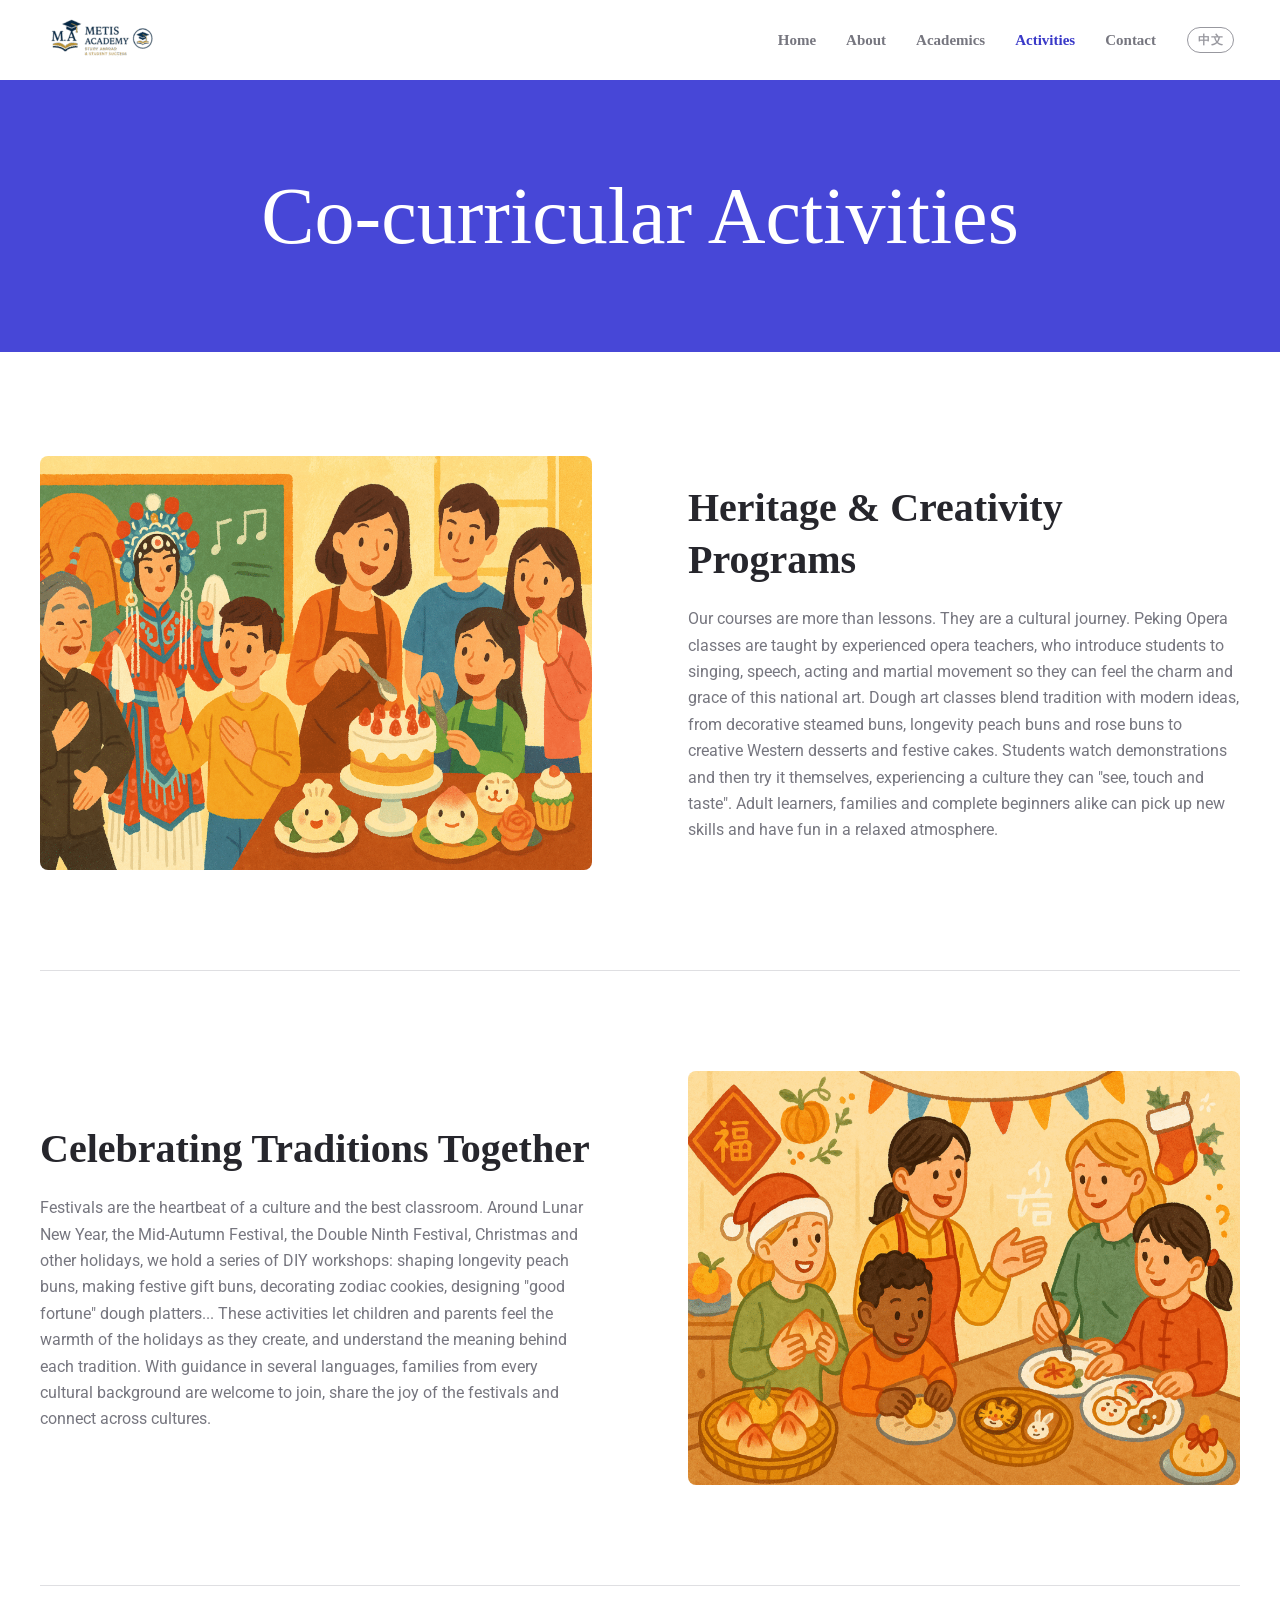
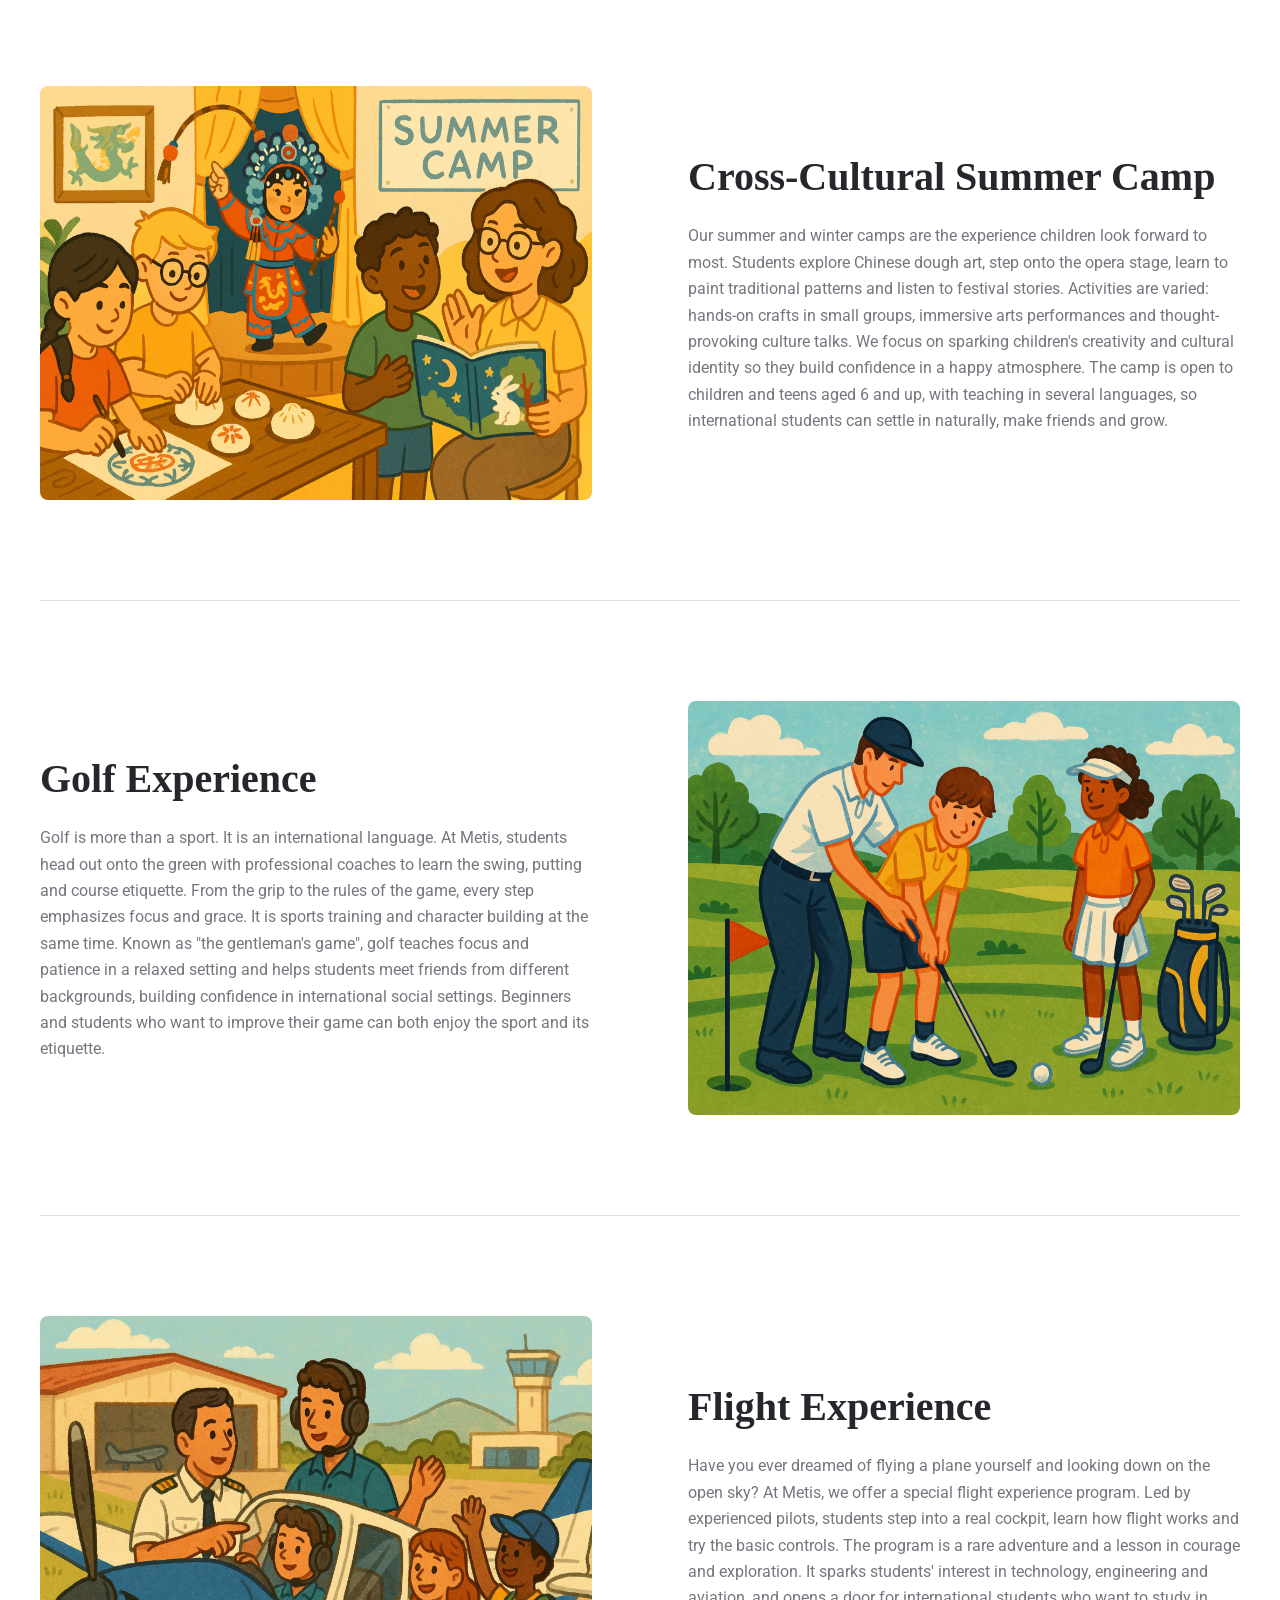
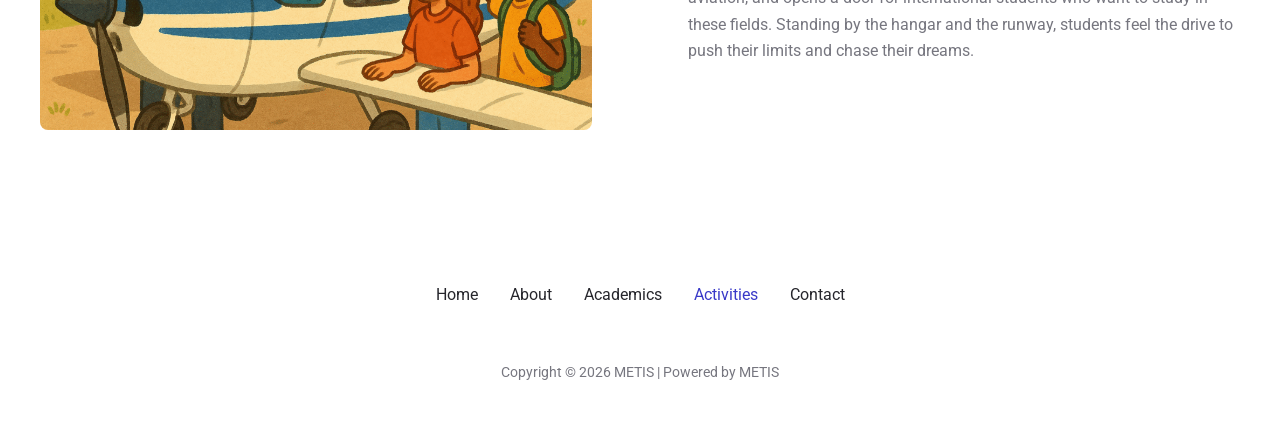
<file: en/activities/index.html>
<!DOCTYPE html>
<html lang="en">
<head>
<meta charset="UTF-8">
<meta name="viewport" content="width=device-width, initial-scale=1">
	<link rel="profile" href="https://gmpg.org/xfn/11"> 
	<title>Activities &#8211; METIS</title>
<meta name='robots' content='noindex, nofollow' />
<link rel="alternate" hreflang="zh-CN" href="../../activities/index.html" />
<link rel="alternate" hreflang="en" href="index.html" />
<style>#header [data-device="desktop"] .site-title-container{max-width:clamp(170px,17vw,250px)}#header [data-device="desktop"] .site-title{font-size:clamp(13px,1.3vw,19px);line-height:1.25;text-wrap:balance}#header [data-device="desktop"] .site-description{font-size:clamp(10px,.85vw,12px);line-height:1.35;text-wrap:balance}#header [data-device="mobile"] .site-title{font-size:clamp(13px,3.9vw,20px);line-height:1.25;text-wrap:balance}#header [data-device="mobile"] .site-description{font-size:clamp(10px,2.6vw,12px);line-height:1.3;text-wrap:balance}</style>
<style id='wp-img-auto-sizes-contain-inline-css'>
img:is([sizes=auto i],[sizes^="auto," i]){contain-intrinsic-size:3000px 1500px}
/*# sourceURL=wp-img-auto-sizes-contain-inline-css */
</style>
<link rel='stylesheet' id='astra-theme-css-css' href='../../wp-content/themes/astra/assets/css/minified/main.min.css' media='all' />
<style id='astra-theme-css-inline-css'>
:root{--ast-post-nav-space:0;--ast-container-default-xlg-padding:6.67em;--ast-container-default-lg-padding:5.67em;--ast-container-default-slg-padding:4.34em;--ast-container-default-md-padding:3.34em;--ast-container-default-sm-padding:6.67em;--ast-container-default-xs-padding:2.4em;--ast-container-default-xxs-padding:1.4em;--ast-code-block-background:#EEEEEE;--ast-comment-inputs-background:#FAFAFA;--ast-normal-container-width:1200px;--ast-narrow-container-width:750px;--ast-blog-title-font-weight:normal;--ast-blog-meta-weight:inherit;--ast-global-color-primary:var(--ast-global-color-5);--ast-global-color-secondary:var(--ast-global-color-4);--ast-global-color-alternate-background:var(--ast-global-color-7);--ast-global-color-subtle-background:var(--ast-global-color-6);--ast-bg-style-guide:#F8FAFC;--ast-shadow-style-guide:0px 0px 4px 0 #00000057;--ast-global-dark-bg-style:#fff;--ast-global-dark-lfs:#fbfbfb;--ast-widget-bg-color:#fafafa;--ast-wc-container-head-bg-color:#fbfbfb;--ast-title-layout-bg:#eeeeee;--ast-search-border-color:#e7e7e7;--ast-lifter-hover-bg:#e6e6e6;--ast-gallery-block-color:#000;--srfm-color-input-label:var(--ast-global-color-2);}html{font-size:100%;}a,.page-title{color:var(--ast-global-color-2);}a:hover,a:focus{color:var(--ast-global-color-1);}body,button,input,select,textarea,.ast-button,.ast-custom-button{font-family:'Roboto',sans-serif;font-weight:400;font-size:16px;font-size:1rem;line-height:var(--ast-body-line-height,1.65em);}blockquote{color:var(--ast-global-color-3);}p,.entry-content p{margin-bottom:1em;}h1,h2,h3,h4,h5,h6,.entry-content :where(h1,h2,h3,h4,h5,h6),.site-title,.site-title a{font-family:Georgia,Times,serif;font-weight:400;line-height:1em;}.ast-site-identity .site-title a{color:var(--ast-global-color-2);}.site-title{font-size:35px;font-size:2.1875rem;display:none;}header .custom-logo-link img{max-width:126px;width:126px;}.astra-logo-svg{width:126px;}.site-header .site-description{font-size:15px;font-size:0.9375rem;display:none;}.entry-title{font-size:26px;font-size:1.625rem;}.archive .ast-article-post .ast-article-inner,.blog .ast-article-post .ast-article-inner,.archive .ast-article-post .ast-article-inner:hover,.blog .ast-article-post .ast-article-inner:hover{overflow:hidden;}h1,.entry-content :where(h1){font-size:80px;font-size:5rem;font-family:Georgia,Times,serif;line-height:1.4em;}h2,.entry-content :where(h2){font-size:56px;font-size:3.5rem;font-family:Georgia,Times,serif;line-height:1.3em;}h3,.entry-content :where(h3){font-size:40px;font-size:2.5rem;font-family:Georgia,Times,serif;line-height:1.3em;}h4,.entry-content :where(h4){font-size:32px;font-size:2rem;line-height:1.2em;font-family:Georgia,Times,serif;}h5,.entry-content :where(h5){font-size:24px;font-size:1.5rem;line-height:1.2em;font-family:Georgia,Times,serif;}h6,.entry-content :where(h6){font-size:18px;font-size:1.125rem;line-height:1.25em;font-family:Georgia,Times,serif;}::selection{background-color:var(--ast-global-color-0);color:#ffffff;}body,h1,h2,h3,h4,h5,h6,.entry-title a,.entry-content :where(h1,h2,h3,h4,h5,h6){color:var(--ast-global-color-3);}.tagcloud a:hover,.tagcloud a:focus,.tagcloud a.current-item{color:#ffffff;border-color:var(--ast-global-color-2);background-color:var(--ast-global-color-2);}input:focus,input[type="text"]:focus,input[type="email"]:focus,input[type="url"]:focus,input[type="password"]:focus,input[type="reset"]:focus,input[type="search"]:focus,textarea:focus{border-color:var(--ast-global-color-2);}input[type="radio"]:checked,input[type=reset],input[type="checkbox"]:checked,input[type="checkbox"]:hover:checked,input[type="checkbox"]:focus:checked,input[type=range]::-webkit-slider-thumb{border-color:var(--ast-global-color-2);background-color:var(--ast-global-color-2);box-shadow:none;}.site-footer a:hover + .post-count,.site-footer a:focus + .post-count{background:var(--ast-global-color-2);border-color:var(--ast-global-color-2);}.single .nav-links .nav-previous,.single .nav-links .nav-next{color:var(--ast-global-color-2);}.entry-meta,.entry-meta *{line-height:1.45;color:var(--ast-global-color-2);}.entry-meta a:not(.ast-button):hover,.entry-meta a:not(.ast-button):hover *,.entry-meta a:not(.ast-button):focus,.entry-meta a:not(.ast-button):focus *,.page-links > .page-link,.page-links .page-link:hover,.post-navigation a:hover{color:var(--ast-global-color-1);}#cat option,.secondary .calendar_wrap thead a,.secondary .calendar_wrap thead a:visited{color:var(--ast-global-color-2);}.secondary .calendar_wrap #today,.ast-progress-val span{background:var(--ast-global-color-2);}.secondary a:hover + .post-count,.secondary a:focus + .post-count{background:var(--ast-global-color-2);border-color:var(--ast-global-color-2);}.calendar_wrap #today > a{color:#ffffff;}.page-links .page-link,.single .post-navigation a{color:var(--ast-global-color-2);}.ast-search-menu-icon .search-form button.search-submit{padding:0 4px;}.ast-search-menu-icon form.search-form{padding-right:0;}.ast-search-menu-icon.slide-search input.search-field{width:0;}.ast-header-search .ast-search-menu-icon.ast-dropdown-active .search-form,.ast-header-search .ast-search-menu-icon.ast-dropdown-active .search-field:focus{transition:all 0.2s;}.search-form input.search-field:focus{outline:none;}.wp-block-latest-posts > li > a{color:var(--ast-global-color-2);}.widget-title,.widget .wp-block-heading{font-size:22px;font-size:1.375rem;color:var(--ast-global-color-3);}.ast-search-menu-icon.slide-search a:focus-visible:focus-visible,.astra-search-icon:focus-visible,#close:focus-visible,a:focus-visible,.ast-menu-toggle:focus-visible,.site .skip-link:focus-visible,.wp-block-loginout input:focus-visible,.wp-block-search.wp-block-search__button-inside .wp-block-search__inside-wrapper,.ast-header-navigation-arrow:focus-visible,.ast-orders-table__row .ast-orders-table__cell:focus-visible,a#ast-apply-coupon:focus-visible,#ast-apply-coupon:focus-visible,#close:focus-visible,.button.search-submit:focus-visible,#search_submit:focus,.normal-search:focus-visible,.ast-header-account-wrap:focus-visible,.astra-cart-drawer-close:focus,.ast-single-variation:focus,.ast-button:focus{outline-style:dotted;outline-color:inherit;outline-width:thin;}input:focus,input[type="text"]:focus,input[type="email"]:focus,input[type="url"]:focus,input[type="password"]:focus,input[type="reset"]:focus,input[type="search"]:focus,input[type="number"]:focus,textarea:focus,.wp-block-search__input:focus,[data-section="section-header-mobile-trigger"] .ast-button-wrap .ast-mobile-menu-trigger-minimal:focus,.ast-mobile-popup-drawer.active .menu-toggle-close:focus,#ast-scroll-top:focus,#coupon_code:focus,#ast-coupon-code:focus{border-style:dotted;border-color:inherit;border-width:thin;}input{outline:none;}.site-logo-img img{ transition:all 0.2s linear;}body .ast-oembed-container *{position:absolute;top:0;width:100%;height:100%;left:0;}body .wp-block-embed-pocket-casts .ast-oembed-container *{position:unset;}.ast-single-post-featured-section + article {margin-top: 2em;}.site-content .ast-single-post-featured-section img {width: 100%;overflow: hidden;object-fit: cover;}.site > .ast-single-related-posts-container {margin-top: 0;}@media (min-width: 922px) {.ast-desktop .ast-container--narrow {max-width: var(--ast-narrow-container-width);margin: 0 auto;}}@media (max-width:921.9px){#ast-desktop-header{display:none;}}@media (min-width:922px){#ast-mobile-header{display:none;}}.wp-block-buttons.aligncenter{justify-content:center;}@media (max-width:921px){.ast-theme-transparent-header #primary,.ast-theme-transparent-header #secondary{padding:0;}}@media (max-width:921px){.ast-plain-container.ast-no-sidebar #primary{padding:0;}}.ast-plain-container.ast-no-sidebar #primary{margin-top:0;margin-bottom:0;}.wp-block-button.is-style-outline .wp-block-button__link{border-color:var(--ast-global-color-5);}div.wp-block-button.is-style-outline > .wp-block-button__link:not(.has-text-color),div.wp-block-button.wp-block-button__link.is-style-outline:not(.has-text-color){color:var(--ast-global-color-5);}.wp-block-button.is-style-outline .wp-block-button__link:hover,.wp-block-buttons .wp-block-button.is-style-outline .wp-block-button__link:focus,.wp-block-buttons .wp-block-button.is-style-outline > .wp-block-button__link:not(.has-text-color):hover,.wp-block-buttons .wp-block-button.wp-block-button__link.is-style-outline:not(.has-text-color):hover{color:var(--ast-global-color-2);background-color:var(--ast-global-color-4);border-color:var(--ast-global-color-4);}.post-page-numbers.current .page-link,.ast-pagination .page-numbers.current{color:#ffffff;border-color:var(--ast-global-color-0);background-color:var(--ast-global-color-0);}.wp-block-button.is-style-outline .wp-block-button__link.wp-element-button,.ast-outline-button{border-color:var(--ast-global-color-5);font-family:Georgia,Times,serif;font-weight:700;font-size:15px;font-size:0.9375rem;line-height:1em;border-top-left-radius:4px;border-top-right-radius:4px;border-bottom-right-radius:4px;border-bottom-left-radius:4px;}.wp-block-buttons .wp-block-button.is-style-outline > .wp-block-button__link:not(.has-text-color),.wp-block-buttons .wp-block-button.wp-block-button__link.is-style-outline:not(.has-text-color),.ast-outline-button{color:var(--ast-global-color-5);}.wp-block-button.is-style-outline .wp-block-button__link:hover,.wp-block-buttons .wp-block-button.is-style-outline .wp-block-button__link:focus,.wp-block-buttons .wp-block-button.is-style-outline > .wp-block-button__link:not(.has-text-color):hover,.wp-block-buttons .wp-block-button.wp-block-button__link.is-style-outline:not(.has-text-color):hover,.ast-outline-button:hover,.ast-outline-button:focus,.wp-block-uagb-buttons-child .uagb-buttons-repeater.ast-outline-button:hover,.wp-block-uagb-buttons-child .uagb-buttons-repeater.ast-outline-button:focus{color:var(--ast-global-color-2);background-color:var(--ast-global-color-4);border-color:var(--ast-global-color-4);}.wp-block-button .wp-block-button__link.wp-element-button.is-style-outline:not(.has-background),.wp-block-button.is-style-outline>.wp-block-button__link.wp-element-button:not(.has-background),.ast-outline-button{background-color:var(--ast-global-color-5);}.entry-content[data-ast-blocks-layout] > figure{margin-bottom:1em;}@media (max-width:921px){.ast-separate-container #primary,.ast-separate-container #secondary{padding:1.5em 0;}#primary,#secondary{padding:1.5em 0;margin:0;}.ast-left-sidebar #content > .ast-container{display:flex;flex-direction:column-reverse;width:100%;}.ast-separate-container .ast-article-post,.ast-separate-container .ast-article-single{padding:1.5em 2.14em;}.ast-author-box img.avatar{margin:20px 0 0 0;}}@media (min-width:922px){.ast-separate-container.ast-right-sidebar #primary,.ast-separate-container.ast-left-sidebar #primary{border:0;}.search-no-results.ast-separate-container #primary{margin-bottom:4em;}}.wp-block-button .wp-block-button__link{color:var(--ast-global-color-2);}.wp-block-button .wp-block-button__link:hover,.wp-block-button .wp-block-button__link:focus{color:var(--ast-global-color-2);background-color:var(--ast-global-color-4);border-color:var(--ast-global-color-4);}.wp-block-button .wp-block-button__link,.wp-block-search .wp-block-search__button,body .wp-block-file .wp-block-file__button{border-color:var(--ast-global-color-5);background-color:var(--ast-global-color-5);color:var(--ast-global-color-2);font-family:Georgia,Times,serif;font-weight:700;line-height:1em;font-size:15px;font-size:0.9375rem;border-top-left-radius:4px;border-top-right-radius:4px;border-bottom-right-radius:4px;border-bottom-left-radius:4px;padding-top:15px;padding-right:24px;padding-bottom:15px;padding-left:24px;}.menu-toggle,button,.ast-button,.ast-custom-button,.button,input#submit,input[type="button"],input[type="submit"],input[type="reset"],form[CLASS*="wp-block-search__"].wp-block-search .wp-block-search__inside-wrapper .wp-block-search__button,body .wp-block-file .wp-block-file__button{border-style:solid;border-top-width:0;border-right-width:0;border-left-width:0;border-bottom-width:0;color:var(--ast-global-color-2);border-color:var(--ast-global-color-5);background-color:var(--ast-global-color-5);padding-top:15px;padding-right:24px;padding-bottom:15px;padding-left:24px;font-family:Georgia,Times,serif;font-weight:700;font-size:15px;font-size:0.9375rem;line-height:1em;border-top-left-radius:4px;border-top-right-radius:4px;border-bottom-right-radius:4px;border-bottom-left-radius:4px;}button:focus,.menu-toggle:hover,button:hover,.ast-button:hover,.ast-custom-button:hover .button:hover,.ast-custom-button:hover ,input[type=reset]:hover,input[type=reset]:focus,input#submit:hover,input#submit:focus,input[type="button"]:hover,input[type="button"]:focus,input[type="submit"]:hover,input[type="submit"]:focus,form[CLASS*="wp-block-search__"].wp-block-search .wp-block-search__inside-wrapper .wp-block-search__button:hover,form[CLASS*="wp-block-search__"].wp-block-search .wp-block-search__inside-wrapper .wp-block-search__button:focus,body .wp-block-file .wp-block-file__button:hover,body .wp-block-file .wp-block-file__button:focus{color:var(--ast-global-color-2);background-color:var(--ast-global-color-4);border-color:var(--ast-global-color-4);}@media (max-width:921px){.ast-mobile-header-stack .main-header-bar .ast-search-menu-icon{display:inline-block;}.ast-header-break-point.ast-header-custom-item-outside .ast-mobile-header-stack .main-header-bar .ast-search-icon{margin:0;}.ast-comment-avatar-wrap img{max-width:2.5em;}.ast-comment-meta{padding:0 1.8888em 1.3333em;}.ast-separate-container .ast-comment-list li.depth-1{padding:1.5em 2.14em;}.ast-separate-container .comment-respond{padding:2em 2.14em;}}@media (min-width:544px){.ast-container{max-width:100%;}}@media (max-width:544px){.ast-separate-container .ast-article-post,.ast-separate-container .ast-article-single,.ast-separate-container .comments-title,.ast-separate-container .ast-archive-description{padding:1.5em 1em;}.ast-separate-container #content .ast-container{padding-left:0.54em;padding-right:0.54em;}.ast-separate-container .ast-comment-list .bypostauthor{padding:.5em;}.ast-search-menu-icon.ast-dropdown-active .search-field{width:170px;}} #ast-mobile-header .ast-site-header-cart-li a{pointer-events:none;}body,.ast-separate-container{background-color:var(--ast-global-color-4);background-image:none;}@media (max-width:921px){.widget-title{font-size:22px;font-size:1.375rem;}body,button,input,select,textarea,.ast-button,.ast-custom-button{font-size:16px;font-size:1rem;}#secondary,#secondary button,#secondary input,#secondary select,#secondary textarea{font-size:16px;font-size:1rem;}.site-title{display:none;}.site-header .site-description{display:none;}h1,.entry-content :where(h1){font-size:56px;}h2,.entry-content :where(h2){font-size:40px;}h3,.entry-content :where(h3){font-size:32px;}h4,.entry-content :where(h4){font-size:24px;font-size:1.5rem;}h5,.entry-content :where(h5){font-size:20px;font-size:1.25rem;}h6,.entry-content :where(h6){font-size:17px;font-size:1.0625rem;}.astra-logo-svg{width:120px;}header .custom-logo-link img,.ast-header-break-point .site-logo-img .custom-mobile-logo-link img{max-width:120px;width:120px;}}@media (max-width:544px){.widget-title{font-size:21px;font-size:1.4rem;}body,button,input,select,textarea,.ast-button,.ast-custom-button{font-size:15px;font-size:0.9375rem;}#secondary,#secondary button,#secondary input,#secondary select,#secondary textarea{font-size:15px;font-size:0.9375rem;}.site-title{display:none;}.site-header .site-description{display:none;}h1,.entry-content :where(h1){font-size:36px;}h2,.entry-content :where(h2){font-size:32px;}h3,.entry-content :where(h3){font-size:24px;}h4,.entry-content :where(h4){font-size:20px;font-size:1.25rem;}h5,.entry-content :where(h5){font-size:18px;font-size:1.125rem;}h6,.entry-content :where(h6){font-size:16px;font-size:1rem;}header .custom-logo-link img,.ast-header-break-point .site-branding img,.ast-header-break-point .custom-logo-link img{max-width:112px;width:112px;}.astra-logo-svg{width:112px;}.ast-header-break-point .site-logo-img .custom-mobile-logo-link img{max-width:112px;}}@media (max-width:544px){html{font-size:100%;}}@media (min-width:922px){.ast-container{max-width:1240px;}}@media (min-width:922px){.site-content .ast-container{display:flex;}}@media (max-width:921px){.site-content .ast-container{flex-direction:column;}}@media (min-width:922px){.main-header-menu .sub-menu .menu-item.ast-left-align-sub-menu:hover > .sub-menu,.main-header-menu .sub-menu .menu-item.ast-left-align-sub-menu.focus > .sub-menu{margin-left:-0px;}}.site .comments-area{padding-bottom:3em;}.wp-block-file {display: flex;align-items: center;flex-wrap: wrap;justify-content: space-between;}.wp-block-pullquote {border: none;}.wp-block-pullquote blockquote::before {content: "\201D";font-family: "Helvetica",sans-serif;display: flex;transform: rotate( 180deg );font-size: 6rem;font-style: normal;line-height: 1;font-weight: bold;align-items: center;justify-content: center;}.has-text-align-right > blockquote::before {justify-content: flex-start;}.has-text-align-left > blockquote::before {justify-content: flex-end;}figure.wp-block-pullquote.is-style-solid-color blockquote {max-width: 100%;text-align: inherit;}:root {--wp--custom--ast-default-block-top-padding: 3em;--wp--custom--ast-default-block-right-padding: 3em;--wp--custom--ast-default-block-bottom-padding: 3em;--wp--custom--ast-default-block-left-padding: 3em;--wp--custom--ast-container-width: 1200px;--wp--custom--ast-content-width-size: 1200px;--wp--custom--ast-wide-width-size: calc(1200px + var(--wp--custom--ast-default-block-left-padding) + var(--wp--custom--ast-default-block-right-padding));}.ast-narrow-container {--wp--custom--ast-content-width-size: 750px;--wp--custom--ast-wide-width-size: 750px;}@media(max-width: 921px) {:root {--wp--custom--ast-default-block-top-padding: 3em;--wp--custom--ast-default-block-right-padding: 2em;--wp--custom--ast-default-block-bottom-padding: 3em;--wp--custom--ast-default-block-left-padding: 2em;}}@media(max-width: 544px) {:root {--wp--custom--ast-default-block-top-padding: 3em;--wp--custom--ast-default-block-right-padding: 1.5em;--wp--custom--ast-default-block-bottom-padding: 3em;--wp--custom--ast-default-block-left-padding: 1.5em;}}.entry-content > .wp-block-group,.entry-content > .wp-block-cover,.entry-content > .wp-block-columns {padding-top: var(--wp--custom--ast-default-block-top-padding);padding-right: var(--wp--custom--ast-default-block-right-padding);padding-bottom: var(--wp--custom--ast-default-block-bottom-padding);padding-left: var(--wp--custom--ast-default-block-left-padding);}.ast-plain-container.ast-no-sidebar .entry-content > .alignfull,.ast-page-builder-template .ast-no-sidebar .entry-content > .alignfull {margin-left: calc( -50vw + 50%);margin-right: calc( -50vw + 50%);max-width: 100vw;width: 100vw;}.ast-plain-container.ast-no-sidebar .entry-content .alignfull .alignfull,.ast-page-builder-template.ast-no-sidebar .entry-content .alignfull .alignfull,.ast-plain-container.ast-no-sidebar .entry-content .alignfull .alignwide,.ast-page-builder-template.ast-no-sidebar .entry-content .alignfull .alignwide,.ast-plain-container.ast-no-sidebar .entry-content .alignwide .alignfull,.ast-page-builder-template.ast-no-sidebar .entry-content .alignwide .alignfull,.ast-plain-container.ast-no-sidebar .entry-content .alignwide .alignwide,.ast-page-builder-template.ast-no-sidebar .entry-content .alignwide .alignwide,.ast-plain-container.ast-no-sidebar .entry-content .wp-block-column .alignfull,.ast-page-builder-template.ast-no-sidebar .entry-content .wp-block-column .alignfull,.ast-plain-container.ast-no-sidebar .entry-content .wp-block-column .alignwide,.ast-page-builder-template.ast-no-sidebar .entry-content .wp-block-column .alignwide {margin-left: auto;margin-right: auto;width: 100%;}[data-ast-blocks-layout] .wp-block-separator:not(.is-style-dots) {height: 0;}[data-ast-blocks-layout] .wp-block-separator {margin: 20px auto;}[data-ast-blocks-layout] .wp-block-separator:not(.is-style-wide):not(.is-style-dots) {max-width: 100px;}[data-ast-blocks-layout] .wp-block-separator.has-background {padding: 0;}.entry-content[data-ast-blocks-layout] > * {max-width: var(--wp--custom--ast-content-width-size);margin-left: auto;margin-right: auto;}.entry-content[data-ast-blocks-layout] > .alignwide {max-width: var(--wp--custom--ast-wide-width-size);}.entry-content[data-ast-blocks-layout] .alignfull {max-width: none;}.entry-content .wp-block-columns {margin-bottom: 0;}blockquote {margin: 1.5em;border-color: rgba(0,0,0,0.05);}.wp-block-quote:not(.has-text-align-right):not(.has-text-align-center) {border-left: 5px solid rgba(0,0,0,0.05);}.has-text-align-right > blockquote,blockquote.has-text-align-right {border-right: 5px solid rgba(0,0,0,0.05);}.has-text-align-left > blockquote,blockquote.has-text-align-left {border-left: 5px solid rgba(0,0,0,0.05);}.wp-block-site-tagline,.wp-block-latest-posts .read-more {margin-top: 15px;}.wp-block-loginout p label {display: block;}.wp-block-loginout p:not(.login-remember):not(.login-submit) input {width: 100%;}.wp-block-loginout input:focus {border-color: transparent;}.wp-block-loginout input:focus {outline: thin dotted;}.entry-content .wp-block-media-text .wp-block-media-text__content {padding: 0 0 0 8%;}.entry-content .wp-block-media-text.has-media-on-the-right .wp-block-media-text__content {padding: 0 8% 0 0;}.entry-content .wp-block-media-text.has-background .wp-block-media-text__content {padding: 8%;}.entry-content .wp-block-cover:not([class*="background-color"]):not(.has-text-color.has-link-color) .wp-block-cover__inner-container,.entry-content .wp-block-cover:not([class*="background-color"]) .wp-block-cover-image-text,.entry-content .wp-block-cover:not([class*="background-color"]) .wp-block-cover-text,.entry-content .wp-block-cover-image:not([class*="background-color"]) .wp-block-cover__inner-container,.entry-content .wp-block-cover-image:not([class*="background-color"]) .wp-block-cover-image-text,.entry-content .wp-block-cover-image:not([class*="background-color"]) .wp-block-cover-text {color: var(--ast-global-color-primary,var(--ast-global-color-5));}.wp-block-loginout .login-remember input {width: 1.1rem;height: 1.1rem;margin: 0 5px 4px 0;vertical-align: middle;}.wp-block-latest-posts > li > *:first-child,.wp-block-latest-posts:not(.is-grid) > li:first-child {margin-top: 0;}.entry-content > .wp-block-buttons,.entry-content > .wp-block-uagb-buttons {margin-bottom: 1.5em;}.wp-block-search__inside-wrapper .wp-block-search__input {padding: 0 10px;color: var(--ast-global-color-3);background: var(--ast-global-color-primary,var(--ast-global-color-5));border-color: var(--ast-border-color);}.wp-block-latest-posts .read-more {margin-bottom: 1.5em;}.wp-block-search__no-button .wp-block-search__inside-wrapper .wp-block-search__input {padding-top: 5px;padding-bottom: 5px;}.wp-block-latest-posts .wp-block-latest-posts__post-date,.wp-block-latest-posts .wp-block-latest-posts__post-author {font-size: 1rem;}.wp-block-latest-posts > li > *,.wp-block-latest-posts:not(.is-grid) > li {margin-top: 12px;margin-bottom: 12px;}.ast-page-builder-template .entry-content[data-ast-blocks-layout] > *,.ast-page-builder-template .entry-content[data-ast-blocks-layout] > .alignfull:not(.wp-block-group):not(.uagb-is-root-container) > * {max-width: none;}.ast-page-builder-template .entry-content[data-ast-blocks-layout] > .alignwide:not(.uagb-is-root-container) > * {max-width: var(--wp--custom--ast-wide-width-size);}.ast-page-builder-template .entry-content[data-ast-blocks-layout] > .inherit-container-width > *,.ast-page-builder-template .entry-content[data-ast-blocks-layout] > *:not(.wp-block-group):not(.uagb-is-root-container) > *,.entry-content[data-ast-blocks-layout] > .wp-block-cover .wp-block-cover__inner-container {max-width: var(--wp--custom--ast-content-width-size) ;margin-left: auto;margin-right: auto;}.entry-content[data-ast-blocks-layout] .wp-block-cover:not(.alignleft):not(.alignright) {width: auto;}@media(max-width: 1200px) {.ast-separate-container .entry-content > .alignfull,.ast-separate-container .entry-content[data-ast-blocks-layout] > .alignwide,.ast-plain-container .entry-content[data-ast-blocks-layout] > .alignwide,.ast-plain-container .entry-content .alignfull {margin-left: calc(-1 * min(var(--ast-container-default-xlg-padding),20px)) ;margin-right: calc(-1 * min(var(--ast-container-default-xlg-padding),20px));}}@media(min-width: 1201px) {.ast-separate-container .entry-content > .alignfull {margin-left: calc(-1 * var(--ast-container-default-xlg-padding) );margin-right: calc(-1 * var(--ast-container-default-xlg-padding) );}.ast-separate-container .entry-content[data-ast-blocks-layout] > .alignwide,.ast-plain-container .entry-content[data-ast-blocks-layout] > .alignwide {margin-left: calc(-1 * var(--wp--custom--ast-default-block-left-padding) );margin-right: calc(-1 * var(--wp--custom--ast-default-block-right-padding) );}}@media(min-width: 921px) {.ast-separate-container .entry-content .wp-block-group.alignwide:not(.inherit-container-width) > :where(:not(.alignleft):not(.alignright)),.ast-plain-container .entry-content .wp-block-group.alignwide:not(.inherit-container-width) > :where(:not(.alignleft):not(.alignright)) {max-width: calc( var(--wp--custom--ast-content-width-size) + 80px );}.ast-plain-container.ast-right-sidebar .entry-content[data-ast-blocks-layout] .alignfull,.ast-plain-container.ast-left-sidebar .entry-content[data-ast-blocks-layout] .alignfull {margin-left: -60px;margin-right: -60px;}}@media(min-width: 544px) {.entry-content > .alignleft {margin-right: 20px;}.entry-content > .alignright {margin-left: 20px;}}@media (max-width:544px){.wp-block-columns .wp-block-column:not(:last-child){margin-bottom:20px;}.wp-block-latest-posts{margin:0;}}@media( max-width: 600px ) {.entry-content .wp-block-media-text .wp-block-media-text__content,.entry-content .wp-block-media-text.has-media-on-the-right .wp-block-media-text__content {padding: 8% 0 0;}.entry-content .wp-block-media-text.has-background .wp-block-media-text__content {padding: 8%;}}.ast-page-builder-template .entry-header {padding-left: 0;}.ast-narrow-container .site-content .wp-block-uagb-image--align-full .wp-block-uagb-image__figure {max-width: 100%;margin-left: auto;margin-right: auto;}:root .has-ast-global-color-0-color{color:var(--ast-global-color-0);}:root .has-ast-global-color-0-background-color{background-color:var(--ast-global-color-0);}:root .wp-block-button .has-ast-global-color-0-color{color:var(--ast-global-color-0);}:root .wp-block-button .has-ast-global-color-0-background-color{background-color:var(--ast-global-color-0);}:root .has-ast-global-color-1-color{color:var(--ast-global-color-1);}:root .has-ast-global-color-1-background-color{background-color:var(--ast-global-color-1);}:root .wp-block-button .has-ast-global-color-1-color{color:var(--ast-global-color-1);}:root .wp-block-button .has-ast-global-color-1-background-color{background-color:var(--ast-global-color-1);}:root .has-ast-global-color-2-color{color:var(--ast-global-color-2);}:root .has-ast-global-color-2-background-color{background-color:var(--ast-global-color-2);}:root .wp-block-button .has-ast-global-color-2-color{color:var(--ast-global-color-2);}:root .wp-block-button .has-ast-global-color-2-background-color{background-color:var(--ast-global-color-2);}:root .has-ast-global-color-3-color{color:var(--ast-global-color-3);}:root .has-ast-global-color-3-background-color{background-color:var(--ast-global-color-3);}:root .wp-block-button .has-ast-global-color-3-color{color:var(--ast-global-color-3);}:root .wp-block-button .has-ast-global-color-3-background-color{background-color:var(--ast-global-color-3);}:root .has-ast-global-color-4-color{color:var(--ast-global-color-4);}:root .has-ast-global-color-4-background-color{background-color:var(--ast-global-color-4);}:root .wp-block-button .has-ast-global-color-4-color{color:var(--ast-global-color-4);}:root .wp-block-button .has-ast-global-color-4-background-color{background-color:var(--ast-global-color-4);}:root .has-ast-global-color-5-color{color:var(--ast-global-color-5);}:root .has-ast-global-color-5-background-color{background-color:var(--ast-global-color-5);}:root .wp-block-button .has-ast-global-color-5-color{color:var(--ast-global-color-5);}:root .wp-block-button .has-ast-global-color-5-background-color{background-color:var(--ast-global-color-5);}:root .has-ast-global-color-6-color{color:var(--ast-global-color-6);}:root .has-ast-global-color-6-background-color{background-color:var(--ast-global-color-6);}:root .wp-block-button .has-ast-global-color-6-color{color:var(--ast-global-color-6);}:root .wp-block-button .has-ast-global-color-6-background-color{background-color:var(--ast-global-color-6);}:root .has-ast-global-color-7-color{color:var(--ast-global-color-7);}:root .has-ast-global-color-7-background-color{background-color:var(--ast-global-color-7);}:root .wp-block-button .has-ast-global-color-7-color{color:var(--ast-global-color-7);}:root .wp-block-button .has-ast-global-color-7-background-color{background-color:var(--ast-global-color-7);}:root .has-ast-global-color-8-color{color:var(--ast-global-color-8);}:root .has-ast-global-color-8-background-color{background-color:var(--ast-global-color-8);}:root .wp-block-button .has-ast-global-color-8-color{color:var(--ast-global-color-8);}:root .wp-block-button .has-ast-global-color-8-background-color{background-color:var(--ast-global-color-8);}:root{--ast-global-color-0:#4747d7;--ast-global-color-1:#3939c8;--ast-global-color-2:#26262c;--ast-global-color-3:#76767f;--ast-global-color-4:#ffffff;--ast-global-color-5:#ffffff;--ast-global-color-6:#243673;--ast-global-color-7:#26262c;--ast-global-color-8:#bfd1ff;}:root {--ast-border-color : #dddddd;}.ast-single-entry-banner {-js-display: flex;display: flex;flex-direction: column;justify-content: center;text-align: center;position: relative;background: var(--ast-title-layout-bg);}.ast-single-entry-banner[data-banner-layout="layout-1"] {max-width: 1200px;background: inherit;padding: 20px 0;}.ast-single-entry-banner[data-banner-width-type="custom"] {margin: 0 auto;width: 100%;}.ast-single-entry-banner + .site-content .entry-header {margin-bottom: 0;}.site .ast-author-avatar {--ast-author-avatar-size: ;}a.ast-underline-text {text-decoration: underline;}.ast-container > .ast-terms-link {position: relative;display: block;}a.ast-button.ast-badge-tax {padding: 4px 8px;border-radius: 3px;font-size: inherit;}header.entry-header > *:not(:last-child){margin-bottom:10px;}.ast-archive-entry-banner {-js-display: flex;display: flex;flex-direction: column;justify-content: center;text-align: center;position: relative;background: var(--ast-title-layout-bg);}.ast-archive-entry-banner[data-banner-width-type="custom"] {margin: 0 auto;width: 100%;}.ast-archive-entry-banner[data-banner-layout="layout-1"] {background: inherit;padding: 20px 0;text-align: left;}body.archive .ast-archive-description{max-width:1200px;width:100%;text-align:left;padding-top:3em;padding-right:3em;padding-bottom:3em;padding-left:3em;}body.archive .ast-archive-description .ast-archive-title,body.archive .ast-archive-description .ast-archive-title *{font-size:40px;font-size:2.5rem;}body.archive .ast-archive-description > *:not(:last-child){margin-bottom:10px;}@media (max-width:921px){body.archive .ast-archive-description{text-align:left;}}@media (max-width:544px){body.archive .ast-archive-description{text-align:left;}}.ast-breadcrumbs .trail-browse,.ast-breadcrumbs .trail-items,.ast-breadcrumbs .trail-items li{display:inline-block;margin:0;padding:0;border:none;background:inherit;text-indent:0;text-decoration:none;}.ast-breadcrumbs .trail-browse{font-size:inherit;font-style:inherit;font-weight:inherit;color:inherit;}.ast-breadcrumbs .trail-items{list-style:none;}.trail-items li::after{padding:0 0.3em;content:"\00bb";}.trail-items li:last-of-type::after{display:none;}h1,h2,h3,h4,h5,h6,.entry-content :where(h1,h2,h3,h4,h5,h6){color:var(--ast-global-color-2);}@media (max-width:921px){.ast-builder-grid-row-container.ast-builder-grid-row-tablet-3-firstrow .ast-builder-grid-row > *:first-child,.ast-builder-grid-row-container.ast-builder-grid-row-tablet-3-lastrow .ast-builder-grid-row > *:last-child{grid-column:1 / -1;}}@media (max-width:544px){.ast-builder-grid-row-container.ast-builder-grid-row-mobile-3-firstrow .ast-builder-grid-row > *:first-child,.ast-builder-grid-row-container.ast-builder-grid-row-mobile-3-lastrow .ast-builder-grid-row > *:last-child{grid-column:1 / -1;}}.ast-builder-layout-element[data-section="title_tagline"]{display:flex;}@media (max-width:921px){.ast-header-break-point .ast-builder-layout-element[data-section="title_tagline"]{display:flex;}}@media (max-width:544px){.ast-header-break-point .ast-builder-layout-element[data-section="title_tagline"]{display:flex;}}.ast-builder-menu-1{font-family:Georgia,Times,serif;font-weight:700;}.ast-builder-menu-1 .menu-item > .menu-link{font-size:15px;font-size:0.9375rem;color:var(--ast-global-color-3);}.ast-builder-menu-1 .menu-item > .ast-menu-toggle{color:var(--ast-global-color-3);}.ast-builder-menu-1 .menu-item:hover > .menu-link,.ast-builder-menu-1 .inline-on-mobile .menu-item:hover > .ast-menu-toggle{color:var(--ast-global-color-1);}.ast-builder-menu-1 .menu-item:hover > .ast-menu-toggle{color:var(--ast-global-color-1);}.ast-builder-menu-1 .menu-item.current-menu-item > .menu-link,.ast-builder-menu-1 .inline-on-mobile .menu-item.current-menu-item > .ast-menu-toggle,.ast-builder-menu-1 .current-menu-ancestor > .menu-link{color:var(--ast-global-color-1);}.ast-builder-menu-1 .menu-item.current-menu-item > .ast-menu-toggle{color:var(--ast-global-color-1);}.ast-builder-menu-1 .sub-menu,.ast-builder-menu-1 .inline-on-mobile .sub-menu{border-top-width:2px;border-bottom-width:0px;border-right-width:0px;border-left-width:0px;border-color:var(--ast-global-color-0);border-style:solid;}.ast-builder-menu-1 .sub-menu .sub-menu{top:-2px;}.ast-builder-menu-1 .main-header-menu > .menu-item > .sub-menu,.ast-builder-menu-1 .main-header-menu > .menu-item > .astra-full-megamenu-wrapper{margin-top:0px;}.ast-desktop .ast-builder-menu-1 .main-header-menu > .menu-item > .sub-menu:before,.ast-desktop .ast-builder-menu-1 .main-header-menu > .menu-item > .astra-full-megamenu-wrapper:before{height:calc( 0px + 2px + 5px );}.ast-desktop .ast-builder-menu-1 .menu-item .sub-menu .menu-link{border-style:none;}@media (max-width:921px){.ast-header-break-point .ast-builder-menu-1 .menu-item.menu-item-has-children > .ast-menu-toggle{top:0;}.ast-builder-menu-1 .inline-on-mobile .menu-item.menu-item-has-children > .ast-menu-toggle{right:-15px;}.ast-builder-menu-1 .menu-item-has-children > .menu-link:after{content:unset;}.ast-builder-menu-1 .main-header-menu > .menu-item > .sub-menu,.ast-builder-menu-1 .main-header-menu > .menu-item > .astra-full-megamenu-wrapper{margin-top:0;}}@media (max-width:544px){.ast-header-break-point .ast-builder-menu-1 .menu-item.menu-item-has-children > .ast-menu-toggle{top:0;}.ast-builder-menu-1 .main-header-menu > .menu-item > .sub-menu,.ast-builder-menu-1 .main-header-menu > .menu-item > .astra-full-megamenu-wrapper{margin-top:0;}}.ast-builder-menu-1{display:flex;}@media (max-width:921px){.ast-header-break-point .ast-builder-menu-1{display:flex;}}@media (max-width:544px){.ast-header-break-point .ast-builder-menu-1{display:flex;}}.ast-builder-html-element img.alignnone{display:inline-block;}.ast-builder-html-element p:first-child{margin-top:0;}.ast-builder-html-element p:last-child{margin-bottom:0;}.ast-header-break-point .main-header-bar .ast-builder-html-element{line-height:1.85714285714286;}.ast-header-html-1 .ast-builder-html-element{font-size:15px;font-size:0.9375rem;}.ast-header-html-1{font-size:15px;font-size:0.9375rem;}.ast-header-html-1{display:flex;}@media (max-width:921px){.ast-header-break-point .ast-header-html-1{display:flex;}}@media (max-width:544px){.ast-header-break-point .ast-header-html-1{display:flex;}}.site-below-footer-wrap{padding-top:20px;padding-bottom:20px;}.site-below-footer-wrap[data-section="section-below-footer-builder"]{background-image:none;min-height:40px;}.site-below-footer-wrap[data-section="section-below-footer-builder"] .ast-builder-grid-row{max-width:1200px;min-height:40px;margin-left:auto;margin-right:auto;}.site-below-footer-wrap[data-section="section-below-footer-builder"] .ast-builder-grid-row,.site-below-footer-wrap[data-section="section-below-footer-builder"] .site-footer-section{align-items:center;}.site-below-footer-wrap[data-section="section-below-footer-builder"].ast-footer-row-inline .site-footer-section{display:flex;margin-bottom:0;}.ast-builder-grid-row-full .ast-builder-grid-row{grid-template-columns:1fr;}@media (max-width:921px){.site-below-footer-wrap[data-section="section-below-footer-builder"].ast-footer-row-tablet-inline .site-footer-section{display:flex;margin-bottom:0;}.site-below-footer-wrap[data-section="section-below-footer-builder"].ast-footer-row-tablet-stack .site-footer-section{display:block;margin-bottom:10px;}.ast-builder-grid-row-container.ast-builder-grid-row-tablet-full .ast-builder-grid-row{grid-template-columns:1fr;}}@media (max-width:544px){.site-below-footer-wrap[data-section="section-below-footer-builder"].ast-footer-row-mobile-inline .site-footer-section{display:flex;margin-bottom:0;}.site-below-footer-wrap[data-section="section-below-footer-builder"].ast-footer-row-mobile-stack .site-footer-section{display:block;margin-bottom:10px;}.ast-builder-grid-row-container.ast-builder-grid-row-mobile-full .ast-builder-grid-row{grid-template-columns:1fr;}}.site-below-footer-wrap[data-section="section-below-footer-builder"]{padding-bottom:40px;}@media (max-width:921px){.site-below-footer-wrap[data-section="section-below-footer-builder"]{padding-bottom:40px;}}@media (max-width:544px){.site-below-footer-wrap[data-section="section-below-footer-builder"]{padding-top:24px;padding-bottom:24px;padding-left:24px;padding-right:24px;}}.site-below-footer-wrap[data-section="section-below-footer-builder"]{display:grid;}@media (max-width:921px){.ast-header-break-point .site-below-footer-wrap[data-section="section-below-footer-builder"]{display:grid;}}@media (max-width:544px){.ast-header-break-point .site-below-footer-wrap[data-section="section-below-footer-builder"]{display:grid;}}.ast-footer-copyright{text-align:center;}.ast-footer-copyright {color:var(--ast-global-color-3);}@media (max-width:921px){.ast-footer-copyright{text-align:center;}}@media (max-width:544px){.ast-footer-copyright{text-align:center;}}.ast-footer-copyright {font-size:14px;font-size:0.875rem;}@media (max-width:921px){.ast-footer-copyright {font-size:14px;font-size:0.875rem;}}.ast-footer-copyright.ast-builder-layout-element{display:flex;}@media (max-width:921px){.ast-header-break-point .ast-footer-copyright.ast-builder-layout-element{display:flex;}}@media (max-width:544px){.ast-header-break-point .ast-footer-copyright.ast-builder-layout-element{display:flex;}}.site-footer{background-color:var(--ast-global-color-4);background-image:none;}.site-primary-footer-wrap{padding-top:45px;padding-bottom:45px;}.site-primary-footer-wrap[data-section="section-primary-footer-builder"]{background-image:none;}.site-primary-footer-wrap[data-section="section-primary-footer-builder"] .ast-builder-grid-row{max-width:1200px;margin-left:auto;margin-right:auto;}.site-primary-footer-wrap[data-section="section-primary-footer-builder"] .ast-builder-grid-row,.site-primary-footer-wrap[data-section="section-primary-footer-builder"] .site-footer-section{align-items:center;}.site-primary-footer-wrap[data-section="section-primary-footer-builder"].ast-footer-row-inline .site-footer-section{display:flex;margin-bottom:0;}.ast-builder-grid-row-3-cheavy .ast-builder-grid-row{grid-template-columns:1fr 2fr 1fr;}@media (max-width:921px){.site-primary-footer-wrap[data-section="section-primary-footer-builder"].ast-footer-row-tablet-inline .site-footer-section{display:flex;margin-bottom:0;}.site-primary-footer-wrap[data-section="section-primary-footer-builder"].ast-footer-row-tablet-stack .site-footer-section{display:block;margin-bottom:10px;}.ast-builder-grid-row-container.ast-builder-grid-row-tablet-full .ast-builder-grid-row{grid-template-columns:1fr;}}@media (max-width:544px){.site-primary-footer-wrap[data-section="section-primary-footer-builder"].ast-footer-row-mobile-inline .site-footer-section{display:flex;margin-bottom:0;}.site-primary-footer-wrap[data-section="section-primary-footer-builder"].ast-footer-row-mobile-stack .site-footer-section{display:block;margin-bottom:10px;}.ast-builder-grid-row-container.ast-builder-grid-row-mobile-full .ast-builder-grid-row{grid-template-columns:1fr;}}.site-primary-footer-wrap[data-section="section-primary-footer-builder"]{padding-top:48px;padding-bottom:24px;padding-left:40px;padding-right:40px;}.site-primary-footer-wrap[data-section="section-primary-footer-builder"]{display:grid;}@media (max-width:921px){.ast-header-break-point .site-primary-footer-wrap[data-section="section-primary-footer-builder"]{display:grid;}}@media (max-width:544px){.ast-header-break-point .site-primary-footer-wrap[data-section="section-primary-footer-builder"]{display:grid;}}.ast-header-break-point .main-header-bar{border-bottom-width:1px;}@media (min-width:922px){.main-header-bar{border-bottom-width:1px;}}.main-header-menu .menu-item, #astra-footer-menu .menu-item, .main-header-bar .ast-masthead-custom-menu-items{-js-display:flex;display:flex;-webkit-box-pack:center;-webkit-justify-content:center;-moz-box-pack:center;-ms-flex-pack:center;justify-content:center;-webkit-box-orient:vertical;-webkit-box-direction:normal;-webkit-flex-direction:column;-moz-box-orient:vertical;-moz-box-direction:normal;-ms-flex-direction:column;flex-direction:column;}.main-header-menu > .menu-item > .menu-link, #astra-footer-menu > .menu-item > .menu-link{height:100%;-webkit-box-align:center;-webkit-align-items:center;-moz-box-align:center;-ms-flex-align:center;align-items:center;-js-display:flex;display:flex;}.ast-header-break-point .main-navigation ul .menu-item .menu-link .icon-arrow:first-of-type svg{top:.2em;margin-top:0px;margin-left:0px;width:.65em;transform:translate(0, -2px) rotateZ(270deg);}.ast-mobile-popup-content .ast-submenu-expanded > .ast-menu-toggle{transform:rotateX(180deg);overflow-y:auto;}@media (min-width:922px){.ast-builder-menu .main-navigation > ul > li:last-child a{margin-right:0;}}.ast-separate-container .ast-article-inner{background-color:transparent;background-image:none;}.ast-separate-container .ast-article-post{background-color:var(--ast-global-color-5);background-image:none;}@media (max-width:921px){.ast-separate-container .ast-article-post{background-color:var(--ast-global-color-5);background-image:none;}}@media (max-width:544px){.ast-separate-container .ast-article-post{background-color:var(--ast-global-color-5);background-image:none;}}.ast-separate-container .ast-article-single:not(.ast-related-post), .ast-separate-container .error-404, .ast-separate-container .no-results, .single.ast-separate-container  .ast-author-meta, .ast-separate-container .related-posts-title-wrapper, .ast-separate-container .comments-count-wrapper, .ast-box-layout.ast-plain-container .site-content, .ast-padded-layout.ast-plain-container .site-content, .ast-separate-container .ast-archive-description, .ast-separate-container .comments-area .comment-respond, .ast-separate-container .comments-area .ast-comment-list li, .ast-separate-container .comments-area .comments-title{background-color:var(--ast-global-color-5);background-image:none;}@media (max-width:921px){.ast-separate-container .ast-article-single:not(.ast-related-post), .ast-separate-container .error-404, .ast-separate-container .no-results, .single.ast-separate-container  .ast-author-meta, .ast-separate-container .related-posts-title-wrapper, .ast-separate-container .comments-count-wrapper, .ast-box-layout.ast-plain-container .site-content, .ast-padded-layout.ast-plain-container .site-content, .ast-separate-container .ast-archive-description{background-color:var(--ast-global-color-5);background-image:none;}}@media (max-width:544px){.ast-separate-container .ast-article-single:not(.ast-related-post), .ast-separate-container .error-404, .ast-separate-container .no-results, .single.ast-separate-container  .ast-author-meta, .ast-separate-container .related-posts-title-wrapper, .ast-separate-container .comments-count-wrapper, .ast-box-layout.ast-plain-container .site-content, .ast-padded-layout.ast-plain-container .site-content, .ast-separate-container .ast-archive-description{background-color:var(--ast-global-color-5);background-image:none;}}.ast-separate-container.ast-two-container #secondary .widget{background-color:var(--ast-global-color-5);background-image:none;}@media (max-width:921px){.ast-separate-container.ast-two-container #secondary .widget{background-color:var(--ast-global-color-5);background-image:none;}}@media (max-width:544px){.ast-separate-container.ast-two-container #secondary .widget{background-color:var(--ast-global-color-5);background-image:none;}}
		#ast-scroll-top {
			display: none;
			position: fixed;
			text-align: center;
			cursor: pointer;
			z-index: 99;
			width: 2.1em;
			height: 2.1em;
			line-height: 2.1;
			color: #ffffff;
			border-radius: 2px;
			content: "";
			outline: inherit;
		}
		@media (min-width: 769px) {
			#ast-scroll-top {
				content: "769";
			}
		}
		#ast-scroll-top .ast-icon.icon-arrow svg {
			margin-left: 0px;
			vertical-align: middle;
			transform: translate(0, -20%) rotate(180deg);
			width: 1.6em;
		}
		.ast-scroll-to-top-right {
			right: 30px;
			bottom: 30px;
		}
		.ast-scroll-to-top-left {
			left: 30px;
			bottom: 30px;
		}
	#ast-scroll-top{background-color:var(--ast-global-color-2);font-size:15px;}@media (max-width:921px){#ast-scroll-top .ast-icon.icon-arrow svg{width:1em;}}.ast-off-canvas-active body.ast-main-header-nav-open {overflow: hidden;}.ast-mobile-popup-drawer .ast-mobile-popup-overlay {background-color: rgba(0,0,0,0.4);position: fixed;top: 0;right: 0;bottom: 0;left: 0;visibility: hidden;opacity: 0;transition: opacity 0.2s ease-in-out;}.ast-mobile-popup-drawer .ast-mobile-popup-header {-js-display: flex;display: flex;justify-content: flex-end;min-height: calc( 1.2em + 24px);}.ast-mobile-popup-drawer .ast-mobile-popup-header .menu-toggle-close {background: transparent;border: 0;font-size: 24px;line-height: 1;padding: .6em;color: inherit;-js-display: flex;display: flex;box-shadow: none;}.ast-mobile-popup-drawer.ast-mobile-popup-full-width .ast-mobile-popup-inner {max-width: none;transition: transform 0s ease-in,opacity 0.2s ease-in;}.ast-mobile-popup-drawer.active {left: 0;opacity: 1;right: 0;z-index: 100000;transition: opacity 0.25s ease-out;}.ast-mobile-popup-drawer.active .ast-mobile-popup-overlay {opacity: 1;cursor: pointer;visibility: visible;}body.admin-bar .ast-mobile-popup-drawer,body.admin-bar .ast-mobile-popup-drawer .ast-mobile-popup-inner {top: 32px;}body.admin-bar.ast-primary-sticky-header-active .ast-mobile-popup-drawer,body.admin-bar.ast-primary-sticky-header-active .ast-mobile-popup-drawer .ast-mobile-popup-inner{top: 0px;}@media (max-width: 782px) {body.admin-bar .ast-mobile-popup-drawer,body.admin-bar .ast-mobile-popup-drawer .ast-mobile-popup-inner {top: 46px;}}.ast-mobile-popup-content > *,.ast-desktop-popup-content > *{padding: 10px 0;height: auto;}.ast-mobile-popup-content > *:first-child,.ast-desktop-popup-content > *:first-child{padding-top: 10px;}.ast-mobile-popup-content > .ast-builder-menu,.ast-desktop-popup-content > .ast-builder-menu{padding-top: 0;}.ast-mobile-popup-content > *:last-child,.ast-desktop-popup-content > *:last-child {padding-bottom: 0;}.ast-mobile-popup-drawer .ast-mobile-popup-content .ast-search-icon,.ast-mobile-popup-drawer .main-header-bar-navigation .menu-item-has-children .sub-menu,.ast-mobile-popup-drawer .ast-desktop-popup-content .ast-search-icon {display: none;}.ast-mobile-popup-drawer .ast-mobile-popup-content .ast-search-menu-icon.ast-inline-search label,.ast-mobile-popup-drawer .ast-desktop-popup-content .ast-search-menu-icon.ast-inline-search label {width: 100%;}.ast-mobile-popup-content .ast-builder-menu-mobile .main-header-menu,.ast-mobile-popup-content .ast-builder-menu-mobile .main-header-menu .sub-menu {background-color: transparent;}.ast-mobile-popup-content .ast-icon svg {height: .85em;width: .95em;margin-top: 15px;}.ast-mobile-popup-content .ast-icon.icon-search svg {margin-top: 0;}.ast-desktop .ast-desktop-popup-content .astra-menu-animation-slide-up > .menu-item > .sub-menu,.ast-desktop .ast-desktop-popup-content .astra-menu-animation-slide-up > .menu-item .menu-item > .sub-menu,.ast-desktop .ast-desktop-popup-content .astra-menu-animation-slide-down > .menu-item > .sub-menu,.ast-desktop .ast-desktop-popup-content .astra-menu-animation-slide-down > .menu-item .menu-item > .sub-menu,.ast-desktop .ast-desktop-popup-content .astra-menu-animation-fade > .menu-item > .sub-menu,.ast-mobile-popup-drawer.show,.ast-desktop .ast-desktop-popup-content .astra-menu-animation-fade > .menu-item .menu-item > .sub-menu{opacity: 1;visibility: visible;}.ast-mobile-popup-drawer {position: fixed;top: 0;bottom: 0;left: -99999rem;right: 99999rem;transition: opacity 0.25s ease-in,left 0s 0.25s,right 0s 0.25s;opacity: 0;visibility: hidden;}.ast-mobile-popup-drawer .ast-mobile-popup-inner {width: 100%;transform: translateX(100%);max-width: 90%;right: 0;top: 0;background: #fafafa;color: #3a3a3a;bottom: 0;opacity: 0;position: fixed;box-shadow: 0 0 2rem 0 rgba(0,0,0,0.1);-js-display: flex;display: flex;flex-direction: column;transition: transform 0.2s ease-in,opacity 0.2s ease-in;overflow-y:auto;overflow-x:hidden;}.ast-mobile-popup-drawer.ast-mobile-popup-left .ast-mobile-popup-inner {transform: translateX(-100%);right: auto;left: 0;}.ast-hfb-header.ast-default-menu-enable.ast-header-break-point .ast-mobile-popup-drawer .main-header-bar-navigation ul .menu-item .sub-menu .menu-link {padding-left: 30px;}.ast-hfb-header.ast-default-menu-enable.ast-header-break-point .ast-mobile-popup-drawer .main-header-bar-navigation .sub-menu .menu-item .menu-item .menu-link {padding-left: 40px;}.ast-mobile-popup-drawer .main-header-bar-navigation .menu-item-has-children > .ast-menu-toggle {right: calc( 20px - 0.907em);}.ast-mobile-popup-drawer.content-align-flex-end .main-header-bar-navigation .menu-item-has-children > .ast-menu-toggle {left: calc( 20px - 0.907em);width: fit-content;}.ast-mobile-popup-drawer .ast-mobile-popup-content .ast-search-menu-icon,.ast-mobile-popup-drawer .ast-mobile-popup-content .ast-search-menu-icon.slide-search,.ast-mobile-popup-drawer .ast-desktop-popup-content .ast-search-menu-icon,.ast-mobile-popup-drawer .ast-desktop-popup-content .ast-search-menu-icon.slide-search {width: 100%;position: relative;display: block;right: auto;transform: none;}.ast-mobile-popup-drawer .ast-mobile-popup-content .ast-search-menu-icon.slide-search .search-form,.ast-mobile-popup-drawer .ast-mobile-popup-content .ast-search-menu-icon .search-form,.ast-mobile-popup-drawer .ast-desktop-popup-content .ast-search-menu-icon.slide-search .search-form,.ast-mobile-popup-drawer .ast-desktop-popup-content .ast-search-menu-icon .search-form {right: 0;visibility: visible;opacity: 1;position: relative;top: auto;transform: none;padding: 0;display: block;overflow: hidden;}.ast-mobile-popup-drawer .ast-mobile-popup-content .ast-search-menu-icon.ast-inline-search .search-field,.ast-mobile-popup-drawer .ast-mobile-popup-content .ast-search-menu-icon .search-field,.ast-mobile-popup-drawer .ast-desktop-popup-content .ast-search-menu-icon.ast-inline-search .search-field,.ast-mobile-popup-drawer .ast-desktop-popup-content .ast-search-menu-icon .search-field {width: 100%;padding-right: 5.5em;}.ast-mobile-popup-drawer .ast-mobile-popup-content .ast-search-menu-icon .search-submit,.ast-mobile-popup-drawer .ast-desktop-popup-content .ast-search-menu-icon .search-submit {display: block;position: absolute;height: 100%;top: 0;right: 0;padding: 0 1em;border-radius: 0;}.ast-mobile-popup-drawer.active .ast-mobile-popup-inner {opacity: 1;visibility: visible;transform: translateX(0%);}.ast-mobile-popup-drawer.active .ast-mobile-popup-inner{background-color:var(--ast-global-color-5);;}.ast-mobile-header-wrap .ast-mobile-header-content, .ast-desktop-header-content{background-color:var(--ast-global-color-5);;}.ast-mobile-popup-content > *, .ast-mobile-header-content > *, .ast-desktop-popup-content > *, .ast-desktop-header-content > *{padding-top:0px;padding-bottom:0px;}.content-align-flex-start .ast-builder-layout-element{justify-content:flex-start;}.content-align-flex-start .main-header-menu{text-align:left;}.ast-mobile-popup-drawer.active .menu-toggle-close{color:var(--ast-global-color-2);}.ast-mobile-header-wrap .ast-primary-header-bar,.ast-primary-header-bar .site-primary-header-wrap{min-height:80px;}.ast-desktop .ast-primary-header-bar .main-header-menu > .menu-item{line-height:80px;}.ast-header-break-point #masthead .ast-mobile-header-wrap .ast-primary-header-bar,.ast-header-break-point #masthead .ast-mobile-header-wrap .ast-below-header-bar,.ast-header-break-point #masthead .ast-mobile-header-wrap .ast-above-header-bar{padding-left:20px;padding-right:20px;}.ast-header-break-point .ast-primary-header-bar{border-bottom-width:0px;border-bottom-color:var( --ast-global-color-subtle-background,--ast-global-color-7 );border-bottom-style:solid;}@media (min-width:922px){.ast-primary-header-bar{border-bottom-width:0px;border-bottom-color:var( --ast-global-color-subtle-background,--ast-global-color-7 );border-bottom-style:solid;}}.ast-primary-header-bar{background-color:var(--ast-global-color-5);background-image:none;}.ast-primary-header-bar{display:block;}@media (max-width:921px){.ast-header-break-point .ast-primary-header-bar{display:grid;}}@media (max-width:544px){.ast-header-break-point .ast-primary-header-bar{display:grid;}}[data-section="section-header-mobile-trigger"] .ast-button-wrap .ast-mobile-menu-trigger-fill{color:#ffffff;border:none;background:var(--ast-global-color-0);}[data-section="section-header-mobile-trigger"] .ast-button-wrap .mobile-menu-toggle-icon .ast-mobile-svg{width:20px;height:20px;fill:#ffffff;}[data-section="section-header-mobile-trigger"] .ast-button-wrap .mobile-menu-wrap .mobile-menu{color:#ffffff;}.ast-builder-menu-mobile .main-navigation .menu-item > .menu-link{font-family:Georgia,Times, serif;font-weight:700;line-height:1em;}.ast-builder-menu-mobile .main-navigation .menu-item.menu-item-has-children > .ast-menu-toggle{top:0;}.ast-builder-menu-mobile .main-navigation .menu-item-has-children > .menu-link:after{content:unset;}.ast-hfb-header .ast-builder-menu-mobile .main-navigation .main-header-menu, .ast-hfb-header .ast-builder-menu-mobile .main-navigation .main-header-menu, .ast-hfb-header .ast-mobile-header-content .ast-builder-menu-mobile .main-navigation .main-header-menu, .ast-hfb-header .ast-mobile-popup-content .ast-builder-menu-mobile .main-navigation .main-header-menu{border-top-width:1px;border-color:#eaeaea;}.ast-hfb-header .ast-builder-menu-mobile .main-navigation .menu-item .sub-menu .menu-link, .ast-hfb-header .ast-builder-menu-mobile .main-navigation .menu-item .menu-link, .ast-hfb-header .ast-builder-menu-mobile .main-navigation .menu-item .sub-menu .menu-link, .ast-hfb-header .ast-builder-menu-mobile .main-navigation .menu-item .menu-link, .ast-hfb-header .ast-mobile-header-content .ast-builder-menu-mobile .main-navigation .menu-item .sub-menu .menu-link, .ast-hfb-header .ast-mobile-header-content .ast-builder-menu-mobile .main-navigation .menu-item .menu-link, .ast-hfb-header .ast-mobile-popup-content .ast-builder-menu-mobile .main-navigation .menu-item .sub-menu .menu-link, .ast-hfb-header .ast-mobile-popup-content .ast-builder-menu-mobile .main-navigation .menu-item .menu-link{border-bottom-width:1px;border-color:#eaeaea;border-style:solid;}.ast-builder-menu-mobile .main-navigation .menu-item.menu-item-has-children > .ast-menu-toggle{top:0;}@media (max-width:921px){.ast-builder-menu-mobile .main-navigation{font-size:15px;font-size:0.9375rem;}.ast-builder-menu-mobile .main-navigation .main-header-menu .menu-item > .menu-link{color:var(--ast-global-color-2);padding-top:25px;padding-bottom:25px;padding-left:25px;padding-right:25px;}.ast-builder-menu-mobile .main-navigation .main-header-menu .menu-item > .ast-menu-toggle{color:var(--ast-global-color-2);}.ast-builder-menu-mobile .main-navigation .main-header-menu .menu-item:hover > .menu-link, .ast-builder-menu-mobile .main-navigation .inline-on-mobile .menu-item:hover > .ast-menu-toggle{color:var(--ast-global-color-1);}.ast-builder-menu-mobile .main-navigation .menu-item:hover > .ast-menu-toggle{color:var(--ast-global-color-1);}.ast-builder-menu-mobile .main-navigation .menu-item.current-menu-item > .menu-link, .ast-builder-menu-mobile .main-navigation .inline-on-mobile .menu-item.current-menu-item > .ast-menu-toggle, .ast-builder-menu-mobile .main-navigation .menu-item.current-menu-ancestor > .menu-link, .ast-builder-menu-mobile .main-navigation .menu-item.current-menu-ancestor > .ast-menu-toggle{color:var(--ast-global-color-1);}.ast-builder-menu-mobile .main-navigation .menu-item.current-menu-item > .ast-menu-toggle{color:var(--ast-global-color-1);}.ast-builder-menu-mobile .main-navigation .menu-item.menu-item-has-children > .ast-menu-toggle{top:25px;right:calc( 25px - 0.907em );}.ast-builder-menu-mobile .main-navigation .menu-item-has-children > .menu-link:after{content:unset;}}@media (max-width:544px){.ast-builder-menu-mobile .main-navigation .menu-item.menu-item-has-children > .ast-menu-toggle{top:25px;}}.ast-builder-menu-mobile .main-navigation{display:block;}@media (max-width:921px){.ast-header-break-point .ast-builder-menu-mobile .main-navigation{display:block;}}@media (max-width:544px){.ast-header-break-point .ast-builder-menu-mobile .main-navigation{display:block;}}.footer-nav-wrap .astra-footer-vertical-menu {display: grid;}@media (min-width: 769px) {.footer-nav-wrap .astra-footer-horizontal-menu li {margin: 0;}.footer-nav-wrap .astra-footer-horizontal-menu a {padding: 0 0.5em;}}@media (min-width: 769px) {.footer-nav-wrap .astra-footer-horizontal-menu li:first-child a {padding-left: 0;}.footer-nav-wrap .astra-footer-horizontal-menu li:last-child a {padding-right: 0;}}.footer-widget-area[data-section="section-footer-menu"] .astra-footer-horizontal-menu{justify-content:center;}.footer-widget-area[data-section="section-footer-menu"] .astra-footer-vertical-menu .menu-item{align-items:center;}#astra-footer-menu .menu-item > a{color:var(--ast-global-color-2);padding-left:016px;padding-right:16px;}#astra-footer-menu .menu-item:hover > a{color:var(--ast-global-color-1);}#astra-footer-menu .menu-item.current-menu-item > a{color:var(--ast-global-color-1);}@media (max-width:921px){.footer-widget-area[data-section="section-footer-menu"] .astra-footer-tablet-horizontal-menu{justify-content:center;display:flex;}.footer-widget-area[data-section="section-footer-menu"] .astra-footer-tablet-vertical-menu{display:grid;justify-content:center;}.footer-widget-area[data-section="section-footer-menu"] .astra-footer-tablet-vertical-menu .menu-item{align-items:center;}#astra-footer-menu .menu-item > a{padding-top:0px;padding-bottom:0px;padding-left:16px;padding-right:16px;}#astra-footer-menu{margin-top:16px;margin-bottom:16px;}}@media (max-width:544px){#astra-footer-menu{margin-top:16px;margin-bottom:16px;}.footer-widget-area[data-section="section-footer-menu"] .astra-footer-mobile-horizontal-menu{justify-content:center;display:flex;}.footer-widget-area[data-section="section-footer-menu"] .astra-footer-mobile-vertical-menu{display:grid;justify-content:center;}.footer-widget-area[data-section="section-footer-menu"] .astra-footer-mobile-vertical-menu .menu-item{align-items:center;}#astra-footer-menu .menu-item > a{padding-top:2px;padding-bottom:2px;padding-left:0px;padding-right:0px;}}.footer-widget-area[data-section="section-footer-menu"]{display:block;}@media (max-width:921px){.ast-header-break-point .footer-widget-area[data-section="section-footer-menu"]{display:block;}}@media (max-width:544px){.ast-header-break-point .footer-widget-area[data-section="section-footer-menu"]{display:block;}}
/*# sourceURL=astra-theme-css-inline-css */
</style>
<link rel='stylesheet' id='astra-google-fonts-css' href='https://fonts.googleapis.com/css?family=Roboto%3A400%2C500&#038;display=fallback' media='all' />
<style id='wp-emoji-styles-inline-css'>

	img.wp-smiley, img.emoji {
		display: inline !important;
		border: none !important;
		box-shadow: none !important;
		height: 1em !important;
		width: 1em !important;
		margin: 0 0.07em !important;
		vertical-align: -0.1em !important;
		background: none !important;
		padding: 0 !important;
	}
/*# sourceURL=wp-emoji-styles-inline-css */
</style>
<style id='wp-block-library-inline-css'>
:root{--wp-block-synced-color:#7a00df;--wp-block-synced-color--rgb:122,0,223;--wp-bound-block-color:var(--wp-block-synced-color);--wp-editor-canvas-background:#ddd;--wp-admin-theme-color:#007cba;--wp-admin-theme-color--rgb:0,124,186;--wp-admin-theme-color-darker-10:#006ba1;--wp-admin-theme-color-darker-10--rgb:0,107,160.5;--wp-admin-theme-color-darker-20:#005a87;--wp-admin-theme-color-darker-20--rgb:0,90,135;--wp-admin-border-width-focus:2px}@media (min-resolution:192dpi){:root{--wp-admin-border-width-focus:1.5px}}.wp-element-button{cursor:pointer}:root .has-very-light-gray-background-color{background-color:#eee}:root .has-very-dark-gray-background-color{background-color:#313131}:root .has-very-light-gray-color{color:#eee}:root .has-very-dark-gray-color{color:#313131}:root .has-vivid-green-cyan-to-vivid-cyan-blue-gradient-background{background:linear-gradient(135deg,#00d084,#0693e3)}:root .has-purple-crush-gradient-background{background:linear-gradient(135deg,#34e2e4,#4721fb 50%,#ab1dfe)}:root .has-hazy-dawn-gradient-background{background:linear-gradient(135deg,#faaca8,#dad0ec)}:root .has-subdued-olive-gradient-background{background:linear-gradient(135deg,#fafae1,#67a671)}:root .has-atomic-cream-gradient-background{background:linear-gradient(135deg,#fdd79a,#004a59)}:root .has-nightshade-gradient-background{background:linear-gradient(135deg,#330968,#31cdcf)}:root .has-midnight-gradient-background{background:linear-gradient(135deg,#020381,#2874fc)}:root{--wp--preset--font-size--normal:16px;--wp--preset--font-size--huge:42px}.has-regular-font-size{font-size:1em}.has-larger-font-size{font-size:2.625em}.has-normal-font-size{font-size:var(--wp--preset--font-size--normal)}.has-huge-font-size{font-size:var(--wp--preset--font-size--huge)}.has-text-align-center{text-align:center}.has-text-align-left{text-align:left}.has-text-align-right{text-align:right}.has-fit-text{white-space:nowrap!important}#end-resizable-editor-section{display:none}.aligncenter{clear:both}.items-justified-left{justify-content:flex-start}.items-justified-center{justify-content:center}.items-justified-right{justify-content:flex-end}.items-justified-space-between{justify-content:space-between}.screen-reader-text{border:0;clip-path:inset(50%);height:1px;margin:-1px;overflow:hidden;padding:0;position:absolute;width:1px;word-wrap:normal!important}.screen-reader-text:focus{background-color:#ddd;clip-path:none;color:#444;display:block;font-size:1em;height:auto;left:5px;line-height:normal;padding:15px 23px 14px;text-decoration:none;top:5px;width:auto;z-index:100000}html :where(.has-border-color){border-style:solid}html :where([style*=border-top-color]){border-top-style:solid}html :where([style*=border-right-color]){border-right-style:solid}html :where([style*=border-bottom-color]){border-bottom-style:solid}html :where([style*=border-left-color]){border-left-style:solid}html :where([style*=border-width]){border-style:solid}html :where([style*=border-top-width]){border-top-style:solid}html :where([style*=border-right-width]){border-right-style:solid}html :where([style*=border-bottom-width]){border-bottom-style:solid}html :where([style*=border-left-width]){border-left-style:solid}html :where(img[class*=wp-image-]){height:auto;max-width:100%}:where(figure){margin:0 0 1em}html :where(.is-position-sticky){--wp-admin--admin-bar--position-offset:var(--wp-admin--admin-bar--height,0px)}@media screen and (max-width:600px){html :where(.is-position-sticky){--wp-admin--admin-bar--position-offset:0px}}

/*# sourceURL=wp-block-library-inline-css */
</style>
<style id='global-styles-inline-css'>
:root{--wp--preset--aspect-ratio--square: 1;--wp--preset--aspect-ratio--4-3: 4/3;--wp--preset--aspect-ratio--3-4: 3/4;--wp--preset--aspect-ratio--3-2: 3/2;--wp--preset--aspect-ratio--2-3: 2/3;--wp--preset--aspect-ratio--16-9: 16/9;--wp--preset--aspect-ratio--9-16: 9/16;--wp--preset--color--black: #000000;--wp--preset--color--cyan-bluish-gray: #abb8c3;--wp--preset--color--white: #ffffff;--wp--preset--color--pale-pink: #f78da7;--wp--preset--color--vivid-red: #cf2e2e;--wp--preset--color--luminous-vivid-orange: #ff6900;--wp--preset--color--luminous-vivid-amber: #fcb900;--wp--preset--color--light-green-cyan: #7bdcb5;--wp--preset--color--vivid-green-cyan: #00d084;--wp--preset--color--pale-cyan-blue: #8ed1fc;--wp--preset--color--vivid-cyan-blue: #0693e3;--wp--preset--color--vivid-purple: #9b51e0;--wp--preset--color--ast-global-color-0: var(--ast-global-color-0);--wp--preset--color--ast-global-color-1: var(--ast-global-color-1);--wp--preset--color--ast-global-color-2: var(--ast-global-color-2);--wp--preset--color--ast-global-color-3: var(--ast-global-color-3);--wp--preset--color--ast-global-color-4: var(--ast-global-color-4);--wp--preset--color--ast-global-color-5: var(--ast-global-color-5);--wp--preset--color--ast-global-color-6: var(--ast-global-color-6);--wp--preset--color--ast-global-color-7: var(--ast-global-color-7);--wp--preset--color--ast-global-color-8: var(--ast-global-color-8);--wp--preset--gradient--vivid-cyan-blue-to-vivid-purple: linear-gradient(135deg,rgb(6,147,227) 0%,rgb(155,81,224) 100%);--wp--preset--gradient--light-green-cyan-to-vivid-green-cyan: linear-gradient(135deg,rgb(122,220,180) 0%,rgb(0,208,130) 100%);--wp--preset--gradient--luminous-vivid-amber-to-luminous-vivid-orange: linear-gradient(135deg,rgb(252,185,0) 0%,rgb(255,105,0) 100%);--wp--preset--gradient--luminous-vivid-orange-to-vivid-red: linear-gradient(135deg,rgb(255,105,0) 0%,rgb(207,46,46) 100%);--wp--preset--gradient--very-light-gray-to-cyan-bluish-gray: linear-gradient(135deg,rgb(238,238,238) 0%,rgb(169,184,195) 100%);--wp--preset--gradient--cool-to-warm-spectrum: linear-gradient(135deg,rgb(74,234,220) 0%,rgb(151,120,209) 20%,rgb(207,42,186) 40%,rgb(238,44,130) 60%,rgb(251,105,98) 80%,rgb(254,248,76) 100%);--wp--preset--gradient--blush-light-purple: linear-gradient(135deg,rgb(255,206,236) 0%,rgb(152,150,240) 100%);--wp--preset--gradient--blush-bordeaux: linear-gradient(135deg,rgb(254,205,165) 0%,rgb(254,45,45) 50%,rgb(107,0,62) 100%);--wp--preset--gradient--luminous-dusk: linear-gradient(135deg,rgb(255,203,112) 0%,rgb(199,81,192) 50%,rgb(65,88,208) 100%);--wp--preset--gradient--pale-ocean: linear-gradient(135deg,rgb(255,245,203) 0%,rgb(182,227,212) 50%,rgb(51,167,181) 100%);--wp--preset--gradient--electric-grass: linear-gradient(135deg,rgb(202,248,128) 0%,rgb(113,206,126) 100%);--wp--preset--gradient--midnight: linear-gradient(135deg,rgb(2,3,129) 0%,rgb(40,116,252) 100%);--wp--preset--font-size--small: 13px;--wp--preset--font-size--medium: 20px;--wp--preset--font-size--large: 36px;--wp--preset--font-size--x-large: 42px;--wp--preset--spacing--20: 0.44rem;--wp--preset--spacing--30: 0.67rem;--wp--preset--spacing--40: 1rem;--wp--preset--spacing--50: 1.5rem;--wp--preset--spacing--60: 2.25rem;--wp--preset--spacing--70: 3.38rem;--wp--preset--spacing--80: 5.06rem;--wp--preset--shadow--natural: 6px 6px 9px rgba(0, 0, 0, 0.2);--wp--preset--shadow--deep: 12px 12px 50px rgba(0, 0, 0, 0.4);--wp--preset--shadow--sharp: 6px 6px 0px rgba(0, 0, 0, 0.2);--wp--preset--shadow--outlined: 6px 6px 0px -3px rgb(255, 255, 255), 6px 6px rgb(0, 0, 0);--wp--preset--shadow--crisp: 6px 6px 0px rgb(0, 0, 0);}:root { --wp--style--global--content-size: var(--wp--custom--ast-content-width-size);--wp--style--global--wide-size: var(--wp--custom--ast-wide-width-size); }:where(body) { margin: 0; }.wp-site-blocks > .alignleft { float: left; margin-right: 2em; }.wp-site-blocks > .alignright { float: right; margin-left: 2em; }.wp-site-blocks > .aligncenter { justify-content: center; margin-left: auto; margin-right: auto; }:where(.wp-site-blocks) > * { margin-block-start: 24px; margin-block-end: 0; }:where(.wp-site-blocks) > :first-child { margin-block-start: 0; }:where(.wp-site-blocks) > :last-child { margin-block-end: 0; }:root { --wp--style--block-gap: 24px; }:root :where(.is-layout-flow) > :first-child{margin-block-start: 0;}:root :where(.is-layout-flow) > :last-child{margin-block-end: 0;}:root :where(.is-layout-flow) > *{margin-block-start: 24px;margin-block-end: 0;}:root :where(.is-layout-constrained) > :first-child{margin-block-start: 0;}:root :where(.is-layout-constrained) > :last-child{margin-block-end: 0;}:root :where(.is-layout-constrained) > *{margin-block-start: 24px;margin-block-end: 0;}:root :where(.is-layout-flex){gap: 24px;}:root :where(.is-layout-grid){gap: 24px;}.is-layout-flow > .alignleft{float: left;margin-inline-start: 0;margin-inline-end: 2em;}.is-layout-flow > .alignright{float: right;margin-inline-start: 2em;margin-inline-end: 0;}.is-layout-flow > .aligncenter{margin-left: auto !important;margin-right: auto !important;}.is-layout-constrained > .alignleft{float: left;margin-inline-start: 0;margin-inline-end: 2em;}.is-layout-constrained > .alignright{float: right;margin-inline-start: 2em;margin-inline-end: 0;}.is-layout-constrained > .aligncenter{margin-left: auto !important;margin-right: auto !important;}.is-layout-constrained > :where(:not(.alignleft):not(.alignright):not(.alignfull)){max-width: var(--wp--style--global--content-size);margin-left: auto !important;margin-right: auto !important;}.is-layout-constrained > .alignwide{max-width: var(--wp--style--global--wide-size);}body .is-layout-flex{display: flex;}.is-layout-flex{flex-wrap: wrap;align-items: center;}.is-layout-flex > :is(*, div){margin: 0;}body .is-layout-grid{display: grid;}.is-layout-grid > :is(*, div){margin: 0;}body{padding-top: 0px;padding-right: 0px;padding-bottom: 0px;padding-left: 0px;}a:where(:not(.wp-element-button)){text-decoration: none;}:root :where(.wp-element-button, .wp-block-button__link){background-color: #32373c;border-width: 0;color: #fff;font-family: inherit;font-size: inherit;font-style: inherit;font-weight: inherit;letter-spacing: inherit;line-height: inherit;padding-top: calc(0.667em + 2px);padding-right: calc(1.333em + 2px);padding-bottom: calc(0.667em + 2px);padding-left: calc(1.333em + 2px);text-decoration: none;text-transform: inherit;}.has-black-color{color: var(--wp--preset--color--black) !important;}.has-cyan-bluish-gray-color{color: var(--wp--preset--color--cyan-bluish-gray) !important;}.has-white-color{color: var(--wp--preset--color--white) !important;}.has-pale-pink-color{color: var(--wp--preset--color--pale-pink) !important;}.has-vivid-red-color{color: var(--wp--preset--color--vivid-red) !important;}.has-luminous-vivid-orange-color{color: var(--wp--preset--color--luminous-vivid-orange) !important;}.has-luminous-vivid-amber-color{color: var(--wp--preset--color--luminous-vivid-amber) !important;}.has-light-green-cyan-color{color: var(--wp--preset--color--light-green-cyan) !important;}.has-vivid-green-cyan-color{color: var(--wp--preset--color--vivid-green-cyan) !important;}.has-pale-cyan-blue-color{color: var(--wp--preset--color--pale-cyan-blue) !important;}.has-vivid-cyan-blue-color{color: var(--wp--preset--color--vivid-cyan-blue) !important;}.has-vivid-purple-color{color: var(--wp--preset--color--vivid-purple) !important;}.has-ast-global-color-0-color{color: var(--wp--preset--color--ast-global-color-0) !important;}.has-ast-global-color-1-color{color: var(--wp--preset--color--ast-global-color-1) !important;}.has-ast-global-color-2-color{color: var(--wp--preset--color--ast-global-color-2) !important;}.has-ast-global-color-3-color{color: var(--wp--preset--color--ast-global-color-3) !important;}.has-ast-global-color-4-color{color: var(--wp--preset--color--ast-global-color-4) !important;}.has-ast-global-color-5-color{color: var(--wp--preset--color--ast-global-color-5) !important;}.has-ast-global-color-6-color{color: var(--wp--preset--color--ast-global-color-6) !important;}.has-ast-global-color-7-color{color: var(--wp--preset--color--ast-global-color-7) !important;}.has-ast-global-color-8-color{color: var(--wp--preset--color--ast-global-color-8) !important;}.has-black-background-color{background-color: var(--wp--preset--color--black) !important;}.has-cyan-bluish-gray-background-color{background-color: var(--wp--preset--color--cyan-bluish-gray) !important;}.has-white-background-color{background-color: var(--wp--preset--color--white) !important;}.has-pale-pink-background-color{background-color: var(--wp--preset--color--pale-pink) !important;}.has-vivid-red-background-color{background-color: var(--wp--preset--color--vivid-red) !important;}.has-luminous-vivid-orange-background-color{background-color: var(--wp--preset--color--luminous-vivid-orange) !important;}.has-luminous-vivid-amber-background-color{background-color: var(--wp--preset--color--luminous-vivid-amber) !important;}.has-light-green-cyan-background-color{background-color: var(--wp--preset--color--light-green-cyan) !important;}.has-vivid-green-cyan-background-color{background-color: var(--wp--preset--color--vivid-green-cyan) !important;}.has-pale-cyan-blue-background-color{background-color: var(--wp--preset--color--pale-cyan-blue) !important;}.has-vivid-cyan-blue-background-color{background-color: var(--wp--preset--color--vivid-cyan-blue) !important;}.has-vivid-purple-background-color{background-color: var(--wp--preset--color--vivid-purple) !important;}.has-ast-global-color-0-background-color{background-color: var(--wp--preset--color--ast-global-color-0) !important;}.has-ast-global-color-1-background-color{background-color: var(--wp--preset--color--ast-global-color-1) !important;}.has-ast-global-color-2-background-color{background-color: var(--wp--preset--color--ast-global-color-2) !important;}.has-ast-global-color-3-background-color{background-color: var(--wp--preset--color--ast-global-color-3) !important;}.has-ast-global-color-4-background-color{background-color: var(--wp--preset--color--ast-global-color-4) !important;}.has-ast-global-color-5-background-color{background-color: var(--wp--preset--color--ast-global-color-5) !important;}.has-ast-global-color-6-background-color{background-color: var(--wp--preset--color--ast-global-color-6) !important;}.has-ast-global-color-7-background-color{background-color: var(--wp--preset--color--ast-global-color-7) !important;}.has-ast-global-color-8-background-color{background-color: var(--wp--preset--color--ast-global-color-8) !important;}.has-black-border-color{border-color: var(--wp--preset--color--black) !important;}.has-cyan-bluish-gray-border-color{border-color: var(--wp--preset--color--cyan-bluish-gray) !important;}.has-white-border-color{border-color: var(--wp--preset--color--white) !important;}.has-pale-pink-border-color{border-color: var(--wp--preset--color--pale-pink) !important;}.has-vivid-red-border-color{border-color: var(--wp--preset--color--vivid-red) !important;}.has-luminous-vivid-orange-border-color{border-color: var(--wp--preset--color--luminous-vivid-orange) !important;}.has-luminous-vivid-amber-border-color{border-color: var(--wp--preset--color--luminous-vivid-amber) !important;}.has-light-green-cyan-border-color{border-color: var(--wp--preset--color--light-green-cyan) !important;}.has-vivid-green-cyan-border-color{border-color: var(--wp--preset--color--vivid-green-cyan) !important;}.has-pale-cyan-blue-border-color{border-color: var(--wp--preset--color--pale-cyan-blue) !important;}.has-vivid-cyan-blue-border-color{border-color: var(--wp--preset--color--vivid-cyan-blue) !important;}.has-vivid-purple-border-color{border-color: var(--wp--preset--color--vivid-purple) !important;}.has-ast-global-color-0-border-color{border-color: var(--wp--preset--color--ast-global-color-0) !important;}.has-ast-global-color-1-border-color{border-color: var(--wp--preset--color--ast-global-color-1) !important;}.has-ast-global-color-2-border-color{border-color: var(--wp--preset--color--ast-global-color-2) !important;}.has-ast-global-color-3-border-color{border-color: var(--wp--preset--color--ast-global-color-3) !important;}.has-ast-global-color-4-border-color{border-color: var(--wp--preset--color--ast-global-color-4) !important;}.has-ast-global-color-5-border-color{border-color: var(--wp--preset--color--ast-global-color-5) !important;}.has-ast-global-color-6-border-color{border-color: var(--wp--preset--color--ast-global-color-6) !important;}.has-ast-global-color-7-border-color{border-color: var(--wp--preset--color--ast-global-color-7) !important;}.has-ast-global-color-8-border-color{border-color: var(--wp--preset--color--ast-global-color-8) !important;}.has-vivid-cyan-blue-to-vivid-purple-gradient-background{background: var(--wp--preset--gradient--vivid-cyan-blue-to-vivid-purple) !important;}.has-light-green-cyan-to-vivid-green-cyan-gradient-background{background: var(--wp--preset--gradient--light-green-cyan-to-vivid-green-cyan) !important;}.has-luminous-vivid-amber-to-luminous-vivid-orange-gradient-background{background: var(--wp--preset--gradient--luminous-vivid-amber-to-luminous-vivid-orange) !important;}.has-luminous-vivid-orange-to-vivid-red-gradient-background{background: var(--wp--preset--gradient--luminous-vivid-orange-to-vivid-red) !important;}.has-very-light-gray-to-cyan-bluish-gray-gradient-background{background: var(--wp--preset--gradient--very-light-gray-to-cyan-bluish-gray) !important;}.has-cool-to-warm-spectrum-gradient-background{background: var(--wp--preset--gradient--cool-to-warm-spectrum) !important;}.has-blush-light-purple-gradient-background{background: var(--wp--preset--gradient--blush-light-purple) !important;}.has-blush-bordeaux-gradient-background{background: var(--wp--preset--gradient--blush-bordeaux) !important;}.has-luminous-dusk-gradient-background{background: var(--wp--preset--gradient--luminous-dusk) !important;}.has-pale-ocean-gradient-background{background: var(--wp--preset--gradient--pale-ocean) !important;}.has-electric-grass-gradient-background{background: var(--wp--preset--gradient--electric-grass) !important;}.has-midnight-gradient-background{background: var(--wp--preset--gradient--midnight) !important;}.has-small-font-size{font-size: var(--wp--preset--font-size--small) !important;}.has-medium-font-size{font-size: var(--wp--preset--font-size--medium) !important;}.has-large-font-size{font-size: var(--wp--preset--font-size--large) !important;}.has-x-large-font-size{font-size: var(--wp--preset--font-size--x-large) !important;}
/*# sourceURL=global-styles-inline-css */
</style>

<link rel='stylesheet' id='uagb-block-positioning-css-css' href='../../wp-content/plugins/ultimate-addons-for-gutenberg/assets/css/spectra-block-positioning.min.css' media='all' />
<link rel='stylesheet' id='uag-style-102-css' href='../../wp-content/uploads/uag-plugin/assets/0/uag-css-102.css' media='all' />
<meta name="generator" content="WordPress 6.9.4" />
<link rel="canonical" href="index.html" />
<style>.blockUI.blockOverlay,.blockUI.blockMsg{display:none!important}.woocommerce-cart-form button[name="update_cart"]{display:none!important}#header [data-device="desktop"] nav[class*="header-menu"]{--menu-items-spacing:clamp(14px,2.6vw,55px)}</style>
<style>.recentcomments a{display:inline !important;padding:0 !important;margin:0 !important;}</style><style id="uagb-style-conditional-extension">@media (min-width: 1025px){body .uag-hide-desktop.uagb-google-map__wrap,body .uag-hide-desktop{display:none !important}}@media (min-width: 768px) and (max-width: 1024px){body .uag-hide-tab.uagb-google-map__wrap,body .uag-hide-tab{display:none !important}}@media (max-width: 767px){body .uag-hide-mob.uagb-google-map__wrap,body .uag-hide-mob{display:none !important}}</style><link rel="icon" href="../../wp-content/uploads/2025/09/cropped-image10-removebg-preview-32x32.png" sizes="32x32" />
<link rel="icon" href="../../wp-content/uploads/2025/09/cropped-image10-removebg-preview-192x192.png" sizes="192x192" />
<link rel="apple-touch-icon" href="../../wp-content/uploads/2025/09/cropped-image10-removebg-preview-180x180.png" />
<meta name="msapplication-TileImage" content="/yunlian-metis-demo/wp-content/uploads/2025/09/cropped-image10-removebg-preview-270x270.png" />
</head>

<body itemtype='https://schema.org/WebPage' itemscope='itemscope' class="wp-singular page-template-default page page-id-102 wp-custom-logo wp-theme-astra ast-desktop ast-plain-container ast-no-sidebar astra-4.11.10 ast-single-post ast-inherit-site-logo-transparent ast-hfb-header">

<a
	class="skip-link screen-reader-text"
	href="index.html#content"
	title="Skip to content">
		Skip to content</a>

<div
class="hfeed site" id="page">
			<header
		class="site-header header-main-layout-1 ast-primary-menu-enabled ast-hide-custom-menu-mobile ast-builder-menu-toggle-icon ast-mobile-header-inline" id="masthead" itemtype="https://schema.org/WPHeader" itemscope="itemscope" itemid="#masthead"		>
			<div id="ast-desktop-header" data-toggle-type="off-canvas">
		<div class="ast-main-header-wrap main-header-bar-wrap ">
		<div class="ast-primary-header-bar ast-primary-header main-header-bar site-header-focus-item" data-section="section-primary-header-builder">
						<div class="site-primary-header-wrap ast-builder-grid-row-container site-header-focus-item ast-container" data-section="section-primary-header-builder">
				<div class="ast-builder-grid-row ast-builder-grid-row-has-sides ast-builder-grid-row-no-center">
											<div class="site-header-primary-section-left site-header-section ast-flex site-header-section-left">
									<div class="ast-builder-layout-element ast-flex site-header-focus-item" data-section="title_tagline">
							<div
				class="site-branding ast-site-identity" itemtype="https://schema.org/Organization" itemscope="itemscope"				>
					<span class="site-logo-img"><a href="../index.html" class="custom-logo-link" rel="home"><img width="126" height="42" src="../../wp-content/uploads/2025/09/cropped-cropped-image10-removebg-preview-1-126x42.png" class="custom-logo" alt="cropped image10 removebg preview 1.png" decoding="async" srcset="../../wp-content/uploads/2025/09/cropped-cropped-image10-removebg-preview-1-126x42.png 126w, ../../wp-content/uploads/2025/09/cropped-cropped-image10-removebg-preview-1-300x100.png 300w, ../../wp-content/uploads/2025/09/cropped-cropped-image10-removebg-preview-1.png 612w" sizes="(max-width: 126px) 100vw, 126px" /></a></span>				</div>
			<!-- .site-branding -->
					</div>
								</div>
																								<div class="site-header-primary-section-right site-header-section ast-flex ast-grid-right-section">
										<div class="ast-builder-menu-1 ast-builder-menu ast-flex ast-builder-menu-1-focus-item ast-builder-layout-element site-header-focus-item" data-section="section-hb-menu-1">
			<div class="ast-main-header-bar-alignment"><div class="main-header-bar-navigation"><nav class="site-navigation ast-flex-grow-1 navigation-accessibility site-header-focus-item" id="primary-site-navigation-desktop" aria-label="Primary Site Navigation" itemtype="https://schema.org/SiteNavigationElement" itemscope="itemscope"><div class="main-navigation ast-inline-flex"><ul id="ast-hf-menu-1" class="main-header-menu ast-menu-shadow ast-nav-menu ast-flex  submenu-with-border stack-on-mobile"><li id="menu-item-129" class="menu-item menu-item-type-post_type menu-item-object-page menu-item-home menu-item-129"><a href="../index.html" class="menu-link">Home</a></li>
<li id="menu-item-130" class="menu-item menu-item-type-post_type menu-item-object-page menu-item-130"><a href="../about/index.html" class="menu-link">About</a></li>
<li id="menu-item-131" class="menu-item menu-item-type-post_type menu-item-object-page menu-item-131"><a href="../academics/index.html" class="menu-link">Academics</a></li>
<li id="menu-item-132" class="menu-item menu-item-type-post_type menu-item-object-page current-menu-item page_item page-item-102 current_page_item menu-item-132"><a href="index.html" aria-current="page" class="menu-link">Activities</a></li>
<li id="menu-item-133" class="menu-item menu-item-type-post_type menu-item-object-page menu-item-133"><a href="../contact/index.html" class="menu-link">Contact</a></li>
</ul></div></nav></div></div>		</div>
									</div>
												</div>
					</div>
								</div>
			</div>
	</div> <!-- Main Header Bar Wrap -->
<div id="ast-mobile-header" class="ast-mobile-header-wrap " data-type="off-canvas">
		<div class="ast-main-header-wrap main-header-bar-wrap" >
		<div class="ast-primary-header-bar ast-primary-header main-header-bar site-primary-header-wrap site-header-focus-item ast-builder-grid-row-layout-default ast-builder-grid-row-tablet-layout-default ast-builder-grid-row-mobile-layout-default" data-section="section-primary-header-builder">
									<div class="ast-builder-grid-row ast-builder-grid-row-has-sides ast-builder-grid-row-no-center">
													<div class="site-header-primary-section-left site-header-section ast-flex site-header-section-left">
										<div class="ast-builder-layout-element ast-flex site-header-focus-item" data-section="title_tagline">
							<div
				class="site-branding ast-site-identity" itemtype="https://schema.org/Organization" itemscope="itemscope"				>
					<span class="site-logo-img"><a href="../index.html" class="custom-logo-link" rel="home"><img width="126" height="42" src="../../wp-content/uploads/2025/09/cropped-cropped-image10-removebg-preview-1-126x42.png" class="custom-logo" alt="cropped image10 removebg preview 1.png" decoding="async" srcset="../../wp-content/uploads/2025/09/cropped-cropped-image10-removebg-preview-1-126x42.png 126w, ../../wp-content/uploads/2025/09/cropped-cropped-image10-removebg-preview-1-300x100.png 300w, ../../wp-content/uploads/2025/09/cropped-cropped-image10-removebg-preview-1.png 612w" sizes="(max-width: 126px) 100vw, 126px" /></a></span>				</div>
			<!-- .site-branding -->
					</div>
									</div>
																									<div class="site-header-primary-section-right site-header-section ast-flex ast-grid-right-section">
										<div class="ast-builder-layout-element ast-flex site-header-focus-item" data-section="section-header-mobile-trigger">
						<div class="ast-button-wrap">
				<button type="button" class="menu-toggle main-header-menu-toggle ast-mobile-menu-trigger-fill"   aria-expanded="false" aria-label="Main menu toggle">
					<span class="screen-reader-text">Main Menu</span>
					<span class="mobile-menu-toggle-icon">
						<span aria-hidden="true" class="ahfb-svg-iconset ast-inline-flex svg-baseline"><svg class='ast-mobile-svg ast-menu-svg' fill='currentColor' version='1.1' xmlns='http://www.w3.org/2000/svg' width='24' height='24' viewBox='0 0 24 24'><path d='M3 13h18c0.552 0 1-0.448 1-1s-0.448-1-1-1h-18c-0.552 0-1 0.448-1 1s0.448 1 1 1zM3 7h18c0.552 0 1-0.448 1-1s-0.448-1-1-1h-18c-0.552 0-1 0.448-1 1s0.448 1 1 1zM3 19h18c0.552 0 1-0.448 1-1s-0.448-1-1-1h-18c-0.552 0-1 0.448-1 1s0.448 1 1 1z'></path></svg></span><span aria-hidden="true" class="ahfb-svg-iconset ast-inline-flex svg-baseline"><svg class='ast-mobile-svg ast-close-svg' fill='currentColor' version='1.1' xmlns='http://www.w3.org/2000/svg' width='24' height='24' viewBox='0 0 24 24'><path d='M5.293 6.707l5.293 5.293-5.293 5.293c-0.391 0.391-0.391 1.024 0 1.414s1.024 0.391 1.414 0l5.293-5.293 5.293 5.293c0.391 0.391 1.024 0.391 1.414 0s0.391-1.024 0-1.414l-5.293-5.293 5.293-5.293c0.391-0.391 0.391-1.024 0-1.414s-1.024-0.391-1.414 0l-5.293 5.293-5.293-5.293c-0.391-0.391-1.024-0.391-1.414 0s-0.391 1.024 0 1.414z'></path></svg></span>					</span>
									</button>
			</div>
					</div>
									</div>
											</div>
						</div>
	</div>
	</div>
		</header><!-- #masthead -->
			<div id="content" class="site-content">
		<div class="ast-container">
		

	<div id="primary" class="content-area primary">

		
					<main id="main" class="site-main">
				<article
class="post-102 page type-page status-publish ast-article-single" id="post-102" itemtype="https://schema.org/CreativeWork" itemscope="itemscope">
	
				<header class="entry-header ast-no-title ast-header-without-markup">
							</header> <!-- .entry-header -->
		
<div class="entry-content clear"
	data-ast-blocks-layout="true" itemprop="text">

	
	
<div class="wp-block-uagb-container uagb-block-1d2970f6 alignfull uagb-is-root-container"><div class="uagb-container-inner-blocks-wrap">
<div class="wp-block-uagb-advanced-heading uagb-block-ed72bca9"><h1 class="uagb-heading-text">Co-curricular Activities</h1></div>
</div></div>



<div class="wp-block-uagb-container uagb-block-2efe9b17 alignfull uagb-is-root-container"><div class="uagb-container-inner-blocks-wrap">
<div class="wp-block-uagb-container uagb-layout-grid uagb-block-612bfba7">
<div class="wp-block-uagb-image uagb-block-81d3e9cf wp-block-uagb-image--layout-default wp-block-uagb-image--effect-static wp-block-uagb-image--align-none"><figure class="wp-block-uagb-image__figure"><img decoding="async" srcset="../../wp-content/uploads/2025/09/image6-1024x683.png ,../../wp-content/uploads/2025/09/image6.png 780w, ../../wp-content/uploads/2025/09/image6.png 360w" sizes="auto, (max-width: 480px) 150px" src="../../wp-content/uploads/2025/09/image6-1024x683.png" alt="image6" class="uag-image-842" width="640" height="480" title="image6" loading="lazy" role="img"/></figure></div>



<div class="wp-block-uagb-advanced-heading uagb-block-c648c1fe"><h3 class="uagb-heading-text"><strong>Heritage &amp; Creativity Programs</strong><br></h3><p class="uagb-desc-text">Our courses are more than lessons. They are a cultural journey. Peking Opera classes are taught by experienced opera teachers, who introduce students to singing, speech, acting and martial movement so they can feel the charm and grace of this national art. Dough art classes blend tradition with modern ideas, from decorative steamed buns, longevity peach buns and rose buns to creative Western desserts and festive cakes. Students watch demonstrations and then try it themselves, experiencing a culture they can &quot;see, touch and taste&quot;. Adult learners, families and complete beginners alike can pick up new skills and have fun in a relaxed atmosphere.</p></div>
</div>



<div class="wp-block-uagb-separator uagb-block-188d59da"><div class="wp-block-uagb-separator__inner" style="--my-background-image:"></div></div>



<div class="wp-block-uagb-container uagb-layout-grid uagb-block-2d0007b1">
<div class="wp-block-uagb-advanced-heading uagb-block-5296fd0b"><h3 class="uagb-heading-text"><strong>Celebrating Traditions Together</strong><br></h3><p class="uagb-desc-text">Festivals are the heartbeat of a culture and the best classroom. Around Lunar New Year, the Mid-Autumn Festival, the Double Ninth Festival, Christmas and other holidays, we hold a series of DIY workshops: shaping longevity peach buns, making festive gift buns, decorating zodiac cookies, designing &quot;good fortune&quot; dough platters... These activities let children and parents feel the warmth of the holidays as they create, and understand the meaning behind each tradition. With guidance in several languages, families from every cultural background are welcome to join, share the joy of the festivals and connect across cultures.</p></div>



<div class="wp-block-uagb-image uagb-block-d745fd5d wp-block-uagb-image--layout-default wp-block-uagb-image--effect-static wp-block-uagb-image--align-none"><figure class="wp-block-uagb-image__figure"><img decoding="async" srcset="../../wp-content/uploads/2025/09/image7-1024x683.png ,../../wp-content/uploads/2025/09/image7.png 780w, ../../wp-content/uploads/2025/09/image7.png 360w" sizes="auto, (max-width: 480px) 150px" src="../../wp-content/uploads/2025/09/image7-1024x683.png" alt="image7" class="uag-image-843" width="640" height="480" title="image7" loading="lazy" role="img"/></figure></div>
</div>



<div class="wp-block-uagb-separator uagb-block-2d0007b1"><div class="wp-block-uagb-separator__inner" style="--my-background-image:"></div></div>



<div class="wp-block-uagb-container uagb-layout-grid uagb-block-2d0007b1">
<div class="wp-block-uagb-image uagb-block-a4c26952 wp-block-uagb-image--layout-default wp-block-uagb-image--effect-static wp-block-uagb-image--align-none"><figure class="wp-block-uagb-image__figure"><img decoding="async" srcset="../../wp-content/uploads/2025/09/image8-1-1024x683.png ,../../wp-content/uploads/2025/09/image8-1.png 780w, ../../wp-content/uploads/2025/09/image8-1.png 360w" sizes="auto, (max-width: 480px) 150px" src="../../wp-content/uploads/2025/09/image8-1-1024x683.png" alt="image8" class="uag-image-846" width="640" height="480" title="image8" loading="lazy" role="img"/></figure></div>



<div class="wp-block-uagb-advanced-heading uagb-block-8bb08c83"><h3 class="uagb-heading-text"><strong>Cross-Cultural Summer Camp</strong><br></h3><p class="uagb-desc-text">Our summer and winter camps are the experience children look forward to most. Students explore Chinese dough art, step onto the opera stage, learn to paint traditional patterns and listen to festival stories. Activities are varied: hands-on crafts in small groups, immersive arts performances and thought-provoking culture talks. We focus on sparking children&#039;s creativity and cultural identity so they build confidence in a happy atmosphere. The camp is open to children and teens aged 6 and up, with teaching in several languages, so international students can settle in naturally, make friends and grow.</p></div>
</div>



<div class="wp-block-uagb-separator uagb-block-ab04692a"><div class="wp-block-uagb-separator__inner" style="--my-background-image:"></div></div>



<div class="wp-block-uagb-container uagb-layout-grid uagb-block-da3e9315">
<div class="wp-block-uagb-advanced-heading uagb-block-5296fd0b"><h3 class="uagb-heading-text"><strong>Golf Experience</strong><br></h3><p class="uagb-desc-text">Golf is more than a sport. It is an international language. At Metis, students head out onto the green with professional coaches to learn the swing, putting and course etiquette. From the grip to the rules of the game, every step emphasizes focus and grace. It is sports training and character building at the same time. Known as &quot;the gentleman&#039;s game&quot;, golf teaches focus and patience in a relaxed setting and helps students meet friends from different backgrounds, building confidence in international social settings. Beginners and students who want to improve their game can both enjoy the sport and its etiquette.</p></div>



<div class="wp-block-uagb-image uagb-block-d745fd5d wp-block-uagb-image--layout-default wp-block-uagb-image--effect-static wp-block-uagb-image--align-none"><figure class="wp-block-uagb-image__figure"><img decoding="async" srcset="../../wp-content/uploads/2025/09/image11-1024x683.png ,../../wp-content/uploads/2025/09/image11.png 780w, ../../wp-content/uploads/2025/09/image11.png 360w" sizes="auto, (max-width: 480px) 150px" src="../../wp-content/uploads/2025/09/image11-1024x683.png" alt="image11" class="uag-image-869" width="640" height="480" title="image11" loading="lazy" role="img"/></figure></div>
</div>



<div class="wp-block-uagb-separator uagb-block-da3e9315"><div class="wp-block-uagb-separator__inner" style="--my-background-image:"></div></div>



<div class="wp-block-uagb-container uagb-layout-grid uagb-block-da3e9315">
<div class="wp-block-uagb-image uagb-block-a4c26952 wp-block-uagb-image--layout-default wp-block-uagb-image--effect-static wp-block-uagb-image--align-none"><figure class="wp-block-uagb-image__figure"><img decoding="async" srcset="../../wp-content/uploads/2025/09/image12-1024x683.png ,../../wp-content/uploads/2025/09/image12.png 780w, ../../wp-content/uploads/2025/09/image12.png 360w" sizes="auto, (max-width: 480px) 150px" src="../../wp-content/uploads/2025/09/image12-1024x683.png" alt="image12" class="uag-image-870" width="640" height="480" title="image12" loading="lazy" role="img"/></figure></div>



<div class="wp-block-uagb-advanced-heading uagb-block-8bb08c83"><h3 class="uagb-heading-text"><strong>Flight Experience</strong><br></h3><p class="uagb-desc-text">Have you ever dreamed of flying a plane yourself and looking down on the open sky? At Metis, we offer a special flight experience program. Led by experienced pilots, students step into a real cockpit, learn how flight works and try the basic controls. The program is a rare adventure and a lesson in courage and exploration. It sparks students&#039; interest in technology, engineering and aviation, and opens a door for international students who want to study in these fields. Standing by the hangar and the runway, students feel the drive to push their limits and chase their dreams.</p></div>
</div>
</div></div>

	
	
</div><!-- .entry-content .clear -->

	
	
</article><!-- #post-## -->

			</main><!-- #main -->
			
		
	</div><!-- #primary -->


	</div> <!-- ast-container -->
	</div><!-- #content -->
		<div id="ast-mobile-popup-wrapper">
			<div id="ast-mobile-popup" class="ast-mobile-popup-drawer content-align-flex-start ast-mobile-popup-right">
			<div class="ast-mobile-popup-overlay"></div>
			<div class="ast-mobile-popup-inner">
					<div class="ast-mobile-popup-header">
						<button type="button" id="menu-toggle-close" class="menu-toggle-close" aria-label="Close menu" tabindex="0">
							<span class="ast-svg-iconset">
								<span aria-hidden="true" class="ahfb-svg-iconset ast-inline-flex svg-baseline"><svg class='ast-mobile-svg ast-close-svg' fill='currentColor' version='1.1' xmlns='http://www.w3.org/2000/svg' width='24' height='24' viewBox='0 0 24 24'><path d='M5.293 6.707l5.293 5.293-5.293 5.293c-0.391 0.391-0.391 1.024 0 1.414s1.024 0.391 1.414 0l5.293-5.293 5.293 5.293c0.391 0.391 1.024 0.391 1.414 0s0.391-1.024 0-1.414l-5.293-5.293 5.293-5.293c0.391-0.391 0.391-1.024 0-1.414s-1.024-0.391-1.414 0l-5.293 5.293-5.293-5.293c-0.391-0.391-1.024-0.391-1.414 0s-0.391 1.024 0 1.414z'></path></svg></span>							</span>
						</button>
					</div>
					<div class="ast-mobile-popup-content">
								<div class="ast-builder-menu-mobile ast-builder-menu ast-builder-menu-mobile-focus-item ast-builder-layout-element site-header-focus-item" data-section="section-header-mobile-menu">
			<div class="ast-main-header-bar-alignment"><div class="main-header-bar-navigation"><nav class="site-navigation ast-flex-grow-1 navigation-accessibility site-header-focus-item" id="ast-mobile-site-navigation" aria-label="Site Navigation: Primary Menu" itemtype="https://schema.org/SiteNavigationElement" itemscope="itemscope"><div class="main-navigation"><ul id="ast-hf-mobile-menu" class="main-header-menu ast-nav-menu ast-flex  submenu-with-border astra-menu-animation-fade  stack-on-mobile"><li class="menu-item menu-item-type-post_type menu-item-object-page menu-item-home menu-item-129"><a href="../index.html" class="menu-link">Home</a></li>
<li class="menu-item menu-item-type-post_type menu-item-object-page menu-item-130"><a href="../about/index.html" class="menu-link">About</a></li>
<li class="menu-item menu-item-type-post_type menu-item-object-page menu-item-131"><a href="../academics/index.html" class="menu-link">Academics</a></li>
<li class="menu-item menu-item-type-post_type menu-item-object-page current-menu-item page_item page-item-102 current_page_item menu-item-132"><a href="index.html" aria-current="page" class="menu-link">Activities</a></li>
<li class="menu-item menu-item-type-post_type menu-item-object-page menu-item-133"><a href="../contact/index.html" class="menu-link">Contact</a></li>
</ul></div></nav></div></div>		</div>
				<div class="ast-builder-layout-element ast-flex site-header-focus-item ast-header-html-1" data-section="section-hb-html-1">
			<div class="ast-header-html inner-link-style-"><div class="ast-builder-html-element"><p>&nbsp;</p>
<p><img class="size-medium wp-image-858 aligncenter" src="../../wp-content/uploads/2025/09/cropped-image10-removebg-preview-1-300x100.png" alt="cropped image10 removebg preview 1.png" width="300" height="100" /></p>
</div></div>		</div>
							</div>
					<div class="ast-desktop-popup-content">
											</div>
				</div>
		</div>
		</div>

		<footer
class="site-footer" id="colophon" itemtype="https://schema.org/WPFooter" itemscope="itemscope" itemid="#colophon">
			<div class="site-primary-footer-wrap ast-builder-grid-row-container site-footer-focus-item ast-builder-grid-row-3-cheavy ast-builder-grid-row-tablet-full ast-builder-grid-row-mobile-full ast-footer-row-stack ast-footer-row-tablet-stack ast-footer-row-mobile-stack" data-section="section-primary-footer-builder">
	<div class="ast-builder-grid-row-container-inner">
					<div class="ast-builder-footer-grid-columns site-primary-footer-inner-wrap ast-builder-grid-row">
											<div class="site-footer-primary-section-1 site-footer-section site-footer-section-1">
									</div>
											<div class="site-footer-primary-section-2 site-footer-section site-footer-section-2">
								<div class="footer-widget-area widget-area site-footer-focus-item" data-section="section-footer-menu">
				<div class="footer-bar-navigation"><nav class="site-navigation ast-flex-grow-1 navigation-accessibility footer-navigation" id="footer-site-navigation" aria-label="Site Navigation: Primary Menu" itemtype="https://schema.org/SiteNavigationElement" itemscope="itemscope"><div class="footer-nav-wrap"><ul id="astra-footer-menu" class="ast-nav-menu ast-flex astra-footer-horizontal-menu astra-footer-tablet-horizontal-menu astra-footer-mobile-vertical-menu"><li class="menu-item menu-item-type-post_type menu-item-object-page menu-item-home menu-item-129"><a href="../index.html" class="menu-link">Home</a></li>
<li class="menu-item menu-item-type-post_type menu-item-object-page menu-item-130"><a href="../about/index.html" class="menu-link">About</a></li>
<li class="menu-item menu-item-type-post_type menu-item-object-page menu-item-131"><a href="../academics/index.html" class="menu-link">Academics</a></li>
<li class="menu-item menu-item-type-post_type menu-item-object-page current-menu-item page_item page-item-102 current_page_item menu-item-132"><a href="index.html" aria-current="page" class="menu-link">Activities</a></li>
<li class="menu-item menu-item-type-post_type menu-item-object-page menu-item-133"><a href="../contact/index.html" class="menu-link">Contact</a></li>
</ul></div></nav></div>			</div>
							</div>
											<div class="site-footer-primary-section-3 site-footer-section site-footer-section-3">
									</div>
										</div>
			</div>

</div>
<div class="site-below-footer-wrap ast-builder-grid-row-container site-footer-focus-item ast-builder-grid-row-full ast-builder-grid-row-tablet-full ast-builder-grid-row-mobile-full ast-footer-row-stack ast-footer-row-tablet-stack ast-footer-row-mobile-stack" data-section="section-below-footer-builder">
	<div class="ast-builder-grid-row-container-inner">
					<div class="ast-builder-footer-grid-columns site-below-footer-inner-wrap ast-builder-grid-row">
											<div class="site-footer-below-section-1 site-footer-section site-footer-section-1">
								<div class="ast-builder-layout-element ast-flex site-footer-focus-item ast-footer-copyright" data-section="section-footer-builder">
				<div class="ast-footer-copyright"><p>Copyright &copy; 2026 METIS | Powered by METIS</p>
</div>			</div>
						</div>
										</div>
			</div>

</div>
	</footer><!-- #colophon -->
	</div><!-- #page -->
<div id="yl-lang-switch" hidden><a class="yl-lang-link" href="../../activities/index.html" hreflang="zh-CN" lang="zh-CN" data-yl-label="中文" data-yl-title="切换到中文"></a></div><script type="speculationrules">
{"prefetch":[{"source":"document","where":{"and":[{"href_matches":"/en/*"},{"not":{"href_matches":["/wp-*.php","/wp-admin/*","/wp-content/uploads/*","/wp-content/*","/wp-content/plugins/*","/wp-content/themes/astra/*","/en/*\\?(.+)"]}},{"not":{"selector_matches":"a[rel~=\"nofollow\"]"}},{"not":{"selector_matches":".no-prefetch, .no-prefetch a"}}]},"eagerness":"conservative"}]}
</script>

<div id="ast-scroll-top" tabindex="0" class="ast-scroll-top-icon ast-scroll-to-top-right" data-on-devices="both">
	<span class="ast-icon icon-arrow"><svg class="ast-arrow-svg" xmlns="http://www.w3.org/2000/svg" xmlns:xlink="http://www.w3.org/1999/xlink" version="1.1" x="0px" y="0px" width="26px" height="16.043px" viewBox="57 35.171 26 16.043" enable-background="new 57 35.171 26 16.043" xml:space="preserve">
                <path d="M57.5,38.193l12.5,12.5l12.5-12.5l-2.5-2.5l-10,10l-10-10L57.5,38.193z" />
                </svg></span>	<span class="screen-reader-text">Scroll to Top</span>
</div>
			<script>
			/(trident|msie)/i.test(navigator.userAgent)&&document.getElementById&&window.addEventListener&&window.addEventListener("hashchange",function(){var t,e=location.hash.substring(1);/^[A-z0-9_-]+$/.test(e)&&(t=document.getElementById(e))&&(/^(?:a|select|input|button|textarea)$/i.test(t.tagName)||(t.tabIndex=-1),t.focus())},!1);
			</script>
			<script id="astra-theme-js-js-extra">
var astra = {"break_point":"921","isRtl":"","is_scroll_to_id":"","is_scroll_to_top":"1","is_header_footer_builder_active":"1","responsive_cart_click":"flyout","is_dark_palette":""};
//# sourceURL=astra-theme-js-js-extra
</script>
<script src="../../wp-content/themes/astra/assets/js/minified/frontend.min.js" id="astra-theme-js-js"></script>
<script src="../../wp-includes/js/dist/dom-ready.min.js" id="wp-dom-ready-js"></script>
<script id="starter-templates-zip-preview-js-extra">
var starter_templates_zip_preview = {"AstColorPaletteVarPrefix":"--ast-global-color-","AstEleColorPaletteVarPrefix":["ast-global-color-0","ast-global-color-1","ast-global-color-2","ast-global-color-3","ast-global-color-4","ast-global-color-5","ast-global-color-6","ast-global-color-7","ast-global-color-8"]};
//# sourceURL=starter-templates-zip-preview-js-extra
</script>
<script src="../../wp-content/plugins/astra-sites/inc/lib/onboarding/assets/dist/template-preview/main.js" id="starter-templates-zip-preview-js"></script>
<script src="../../wp-content/plugins/ultimate-addons-for-gutenberg/assets/js/spectra-block-positioning.min.js" id="uagb-block-positioning-js-js"></script>
<script id="yunlian-static-demo-js-before">
window.yunlianStaticDemo = {"shop":false,"strings":{"unavailable":"This is a static demo site. Forms cannot be submitted in the demo.","coupon":"This is a static demo site. Coupons are not available in the demo.","addedShort":"Added","prevGroup":"Previous","nextGroup":"Next"},"lang":"en","storeKey":"\/yunlian-metis-demo","productNames":[]};
//# sourceURL=yunlian-static-demo-js-before
</script>
<script src="../../wp-content/mu-plugins/static-demo/static-demo.js" id="yunlian-static-demo-js"></script>
<script id="wp-emoji-settings" type="application/json">
{"baseUrl":"https://s.w.org/images/core/emoji/17.0.2/72x72/","ext":".png","svgUrl":"https://s.w.org/images/core/emoji/17.0.2/svg/","svgExt":".svg","source":{"concatemoji":"/yunlian-metis-demo/wp-includes/js/wp-emoji-release.min.js"}}
</script>
<script type="module">
/*! This file is auto-generated */
const a=JSON.parse(document.getElementById("wp-emoji-settings").textContent),o=(window._wpemojiSettings=a,"wpEmojiSettingsSupports"),s=["flag","emoji"];function i(e){try{var t={supportTests:e,timestamp:(new Date).valueOf()};sessionStorage.setItem(o,JSON.stringify(t))}catch(e){}}function c(e,t,n){e.clearRect(0,0,e.canvas.width,e.canvas.height),e.fillText(t,0,0);t=new Uint32Array(e.getImageData(0,0,e.canvas.width,e.canvas.height).data);e.clearRect(0,0,e.canvas.width,e.canvas.height),e.fillText(n,0,0);const a=new Uint32Array(e.getImageData(0,0,e.canvas.width,e.canvas.height).data);return t.every((e,t)=>e===a[t])}function p(e,t){e.clearRect(0,0,e.canvas.width,e.canvas.height),e.fillText(t,0,0);var n=e.getImageData(16,16,1,1);for(let e=0;e<n.data.length;e++)if(0!==n.data[e])return!1;return!0}function u(e,t,n,a){switch(t){case"flag":return n(e,"\ud83c\udff3\ufe0f\u200d\u26a7\ufe0f","\ud83c\udff3\ufe0f\u200b\u26a7\ufe0f")?!1:!n(e,"\ud83c\udde8\ud83c\uddf6","\ud83c\udde8\u200b\ud83c\uddf6")&&!n(e,"\ud83c\udff4\udb40\udc67\udb40\udc62\udb40\udc65\udb40\udc6e\udb40\udc67\udb40\udc7f","\ud83c\udff4\u200b\udb40\udc67\u200b\udb40\udc62\u200b\udb40\udc65\u200b\udb40\udc6e\u200b\udb40\udc67\u200b\udb40\udc7f");case"emoji":return!a(e,"\ud83e\u1fac8")}return!1}function f(e,t,n,a){let r;const o=(r="undefined"!=typeof WorkerGlobalScope&&self instanceof WorkerGlobalScope?new OffscreenCanvas(300,150):document.createElement("canvas")).getContext("2d",{willReadFrequently:!0}),s=(o.textBaseline="top",o.font="600 32px Arial",{});return e.forEach(e=>{s[e]=t(o,e,n,a)}),s}function r(e){var t=document.createElement("script");t.src=e,t.defer=!0,document.head.appendChild(t)}a.supports={everything:!0,everythingExceptFlag:!0},new Promise(t=>{let n=function(){try{var e=JSON.parse(sessionStorage.getItem(o));if("object"==typeof e&&"number"==typeof e.timestamp&&(new Date).valueOf()<e.timestamp+604800&&"object"==typeof e.supportTests)return e.supportTests}catch(e){}return null}();if(!n){if("undefined"!=typeof Worker&&"undefined"!=typeof OffscreenCanvas&&"undefined"!=typeof URL&&URL.createObjectURL&&"undefined"!=typeof Blob)try{var e="postMessage("+f.toString()+"("+[JSON.stringify(s),u.toString(),c.toString(),p.toString()].join(",")+"));",a=new Blob([e],{type:"text/javascript"});const r=new Worker(URL.createObjectURL(a),{name:"wpTestEmojiSupports"});return void(r.onmessage=e=>{i(n=e.data),r.terminate(),t(n)})}catch(e){}i(n=f(s,u,c,p))}t(n)}).then(e=>{for(const n in e)a.supports[n]=e[n],a.supports.everything=a.supports.everything&&a.supports[n],"flag"!==n&&(a.supports.everythingExceptFlag=a.supports.everythingExceptFlag&&a.supports[n]);var t;a.supports.everythingExceptFlag=a.supports.everythingExceptFlag&&!a.supports.flag,a.supports.everything||((t=a.source||{}).concatemoji?r(t.concatemoji):t.wpemoji&&t.twemoji&&(r(t.twemoji),r(t.wpemoji)))});
//# sourceURL=/yunlian-metis-demo/wp-includes/js/wp-emoji-loader.min.js
</script>
	</body>
</html>
</file>
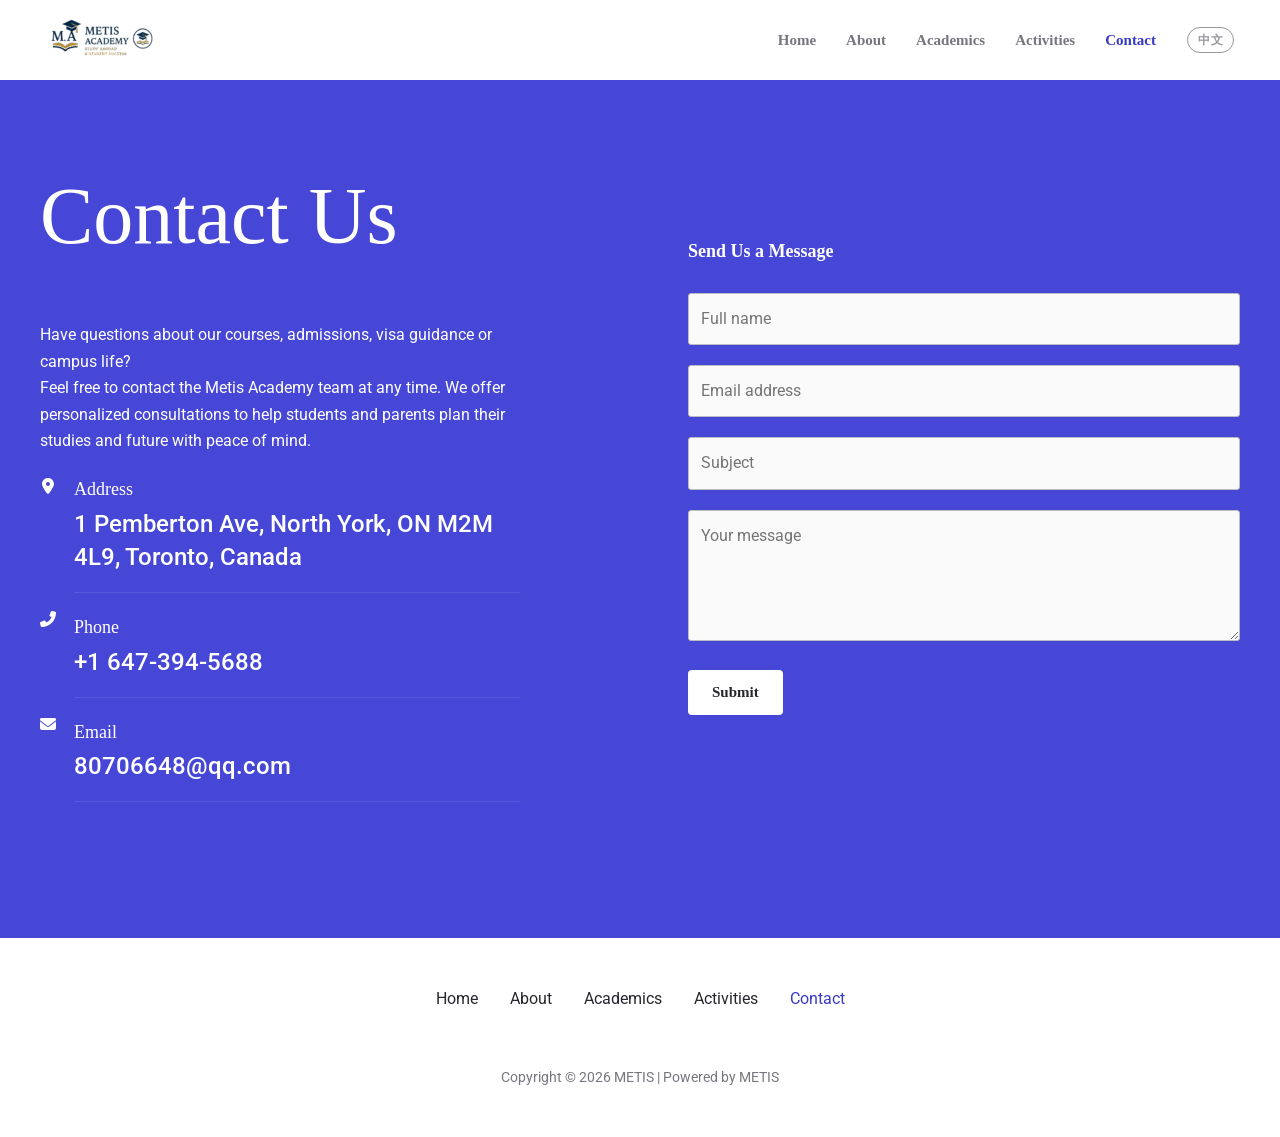
<file: en/contact/index.html>
<!DOCTYPE html>
<html lang="en">
<head>
<meta charset="UTF-8">
<meta name="viewport" content="width=device-width, initial-scale=1">
	<link rel="profile" href="https://gmpg.org/xfn/11"> 
	<title>Contact &#8211; METIS</title>
<meta name='robots' content='noindex, nofollow' />
<link rel="alternate" hreflang="zh-CN" href="../../contact/index.html" />
<link rel="alternate" hreflang="en" href="index.html" />
<style>#header [data-device="desktop"] .site-title-container{max-width:clamp(170px,17vw,250px)}#header [data-device="desktop"] .site-title{font-size:clamp(13px,1.3vw,19px);line-height:1.25;text-wrap:balance}#header [data-device="desktop"] .site-description{font-size:clamp(10px,.85vw,12px);line-height:1.35;text-wrap:balance}#header [data-device="mobile"] .site-title{font-size:clamp(13px,3.9vw,20px);line-height:1.25;text-wrap:balance}#header [data-device="mobile"] .site-description{font-size:clamp(10px,2.6vw,12px);line-height:1.3;text-wrap:balance}</style>
<style id='wp-img-auto-sizes-contain-inline-css'>
img:is([sizes=auto i],[sizes^="auto," i]){contain-intrinsic-size:3000px 1500px}
/*# sourceURL=wp-img-auto-sizes-contain-inline-css */
</style>
<link rel='stylesheet' id='astra-theme-css-css' href='../../wp-content/themes/astra/assets/css/minified/main.min.css' media='all' />
<style id='astra-theme-css-inline-css'>
:root{--ast-post-nav-space:0;--ast-container-default-xlg-padding:6.67em;--ast-container-default-lg-padding:5.67em;--ast-container-default-slg-padding:4.34em;--ast-container-default-md-padding:3.34em;--ast-container-default-sm-padding:6.67em;--ast-container-default-xs-padding:2.4em;--ast-container-default-xxs-padding:1.4em;--ast-code-block-background:#EEEEEE;--ast-comment-inputs-background:#FAFAFA;--ast-normal-container-width:1200px;--ast-narrow-container-width:750px;--ast-blog-title-font-weight:normal;--ast-blog-meta-weight:inherit;--ast-global-color-primary:var(--ast-global-color-5);--ast-global-color-secondary:var(--ast-global-color-4);--ast-global-color-alternate-background:var(--ast-global-color-7);--ast-global-color-subtle-background:var(--ast-global-color-6);--ast-bg-style-guide:#F8FAFC;--ast-shadow-style-guide:0px 0px 4px 0 #00000057;--ast-global-dark-bg-style:#fff;--ast-global-dark-lfs:#fbfbfb;--ast-widget-bg-color:#fafafa;--ast-wc-container-head-bg-color:#fbfbfb;--ast-title-layout-bg:#eeeeee;--ast-search-border-color:#e7e7e7;--ast-lifter-hover-bg:#e6e6e6;--ast-gallery-block-color:#000;--srfm-color-input-label:var(--ast-global-color-2);}html{font-size:100%;}a,.page-title{color:var(--ast-global-color-2);}a:hover,a:focus{color:var(--ast-global-color-1);}body,button,input,select,textarea,.ast-button,.ast-custom-button{font-family:'Roboto',sans-serif;font-weight:400;font-size:16px;font-size:1rem;line-height:var(--ast-body-line-height,1.65em);}blockquote{color:var(--ast-global-color-3);}p,.entry-content p{margin-bottom:1em;}h1,h2,h3,h4,h5,h6,.entry-content :where(h1,h2,h3,h4,h5,h6),.site-title,.site-title a{font-family:Georgia,Times,serif;font-weight:400;line-height:1em;}.ast-site-identity .site-title a{color:var(--ast-global-color-2);}.site-title{font-size:35px;font-size:2.1875rem;display:none;}header .custom-logo-link img{max-width:126px;width:126px;}.astra-logo-svg{width:126px;}.site-header .site-description{font-size:15px;font-size:0.9375rem;display:none;}.entry-title{font-size:26px;font-size:1.625rem;}.archive .ast-article-post .ast-article-inner,.blog .ast-article-post .ast-article-inner,.archive .ast-article-post .ast-article-inner:hover,.blog .ast-article-post .ast-article-inner:hover{overflow:hidden;}h1,.entry-content :where(h1){font-size:80px;font-size:5rem;font-family:Georgia,Times,serif;line-height:1.4em;}h2,.entry-content :where(h2){font-size:56px;font-size:3.5rem;font-family:Georgia,Times,serif;line-height:1.3em;}h3,.entry-content :where(h3){font-size:40px;font-size:2.5rem;font-family:Georgia,Times,serif;line-height:1.3em;}h4,.entry-content :where(h4){font-size:32px;font-size:2rem;line-height:1.2em;font-family:Georgia,Times,serif;}h5,.entry-content :where(h5){font-size:24px;font-size:1.5rem;line-height:1.2em;font-family:Georgia,Times,serif;}h6,.entry-content :where(h6){font-size:18px;font-size:1.125rem;line-height:1.25em;font-family:Georgia,Times,serif;}::selection{background-color:var(--ast-global-color-0);color:#ffffff;}body,h1,h2,h3,h4,h5,h6,.entry-title a,.entry-content :where(h1,h2,h3,h4,h5,h6){color:var(--ast-global-color-3);}.tagcloud a:hover,.tagcloud a:focus,.tagcloud a.current-item{color:#ffffff;border-color:var(--ast-global-color-2);background-color:var(--ast-global-color-2);}input:focus,input[type="text"]:focus,input[type="email"]:focus,input[type="url"]:focus,input[type="password"]:focus,input[type="reset"]:focus,input[type="search"]:focus,textarea:focus{border-color:var(--ast-global-color-2);}input[type="radio"]:checked,input[type=reset],input[type="checkbox"]:checked,input[type="checkbox"]:hover:checked,input[type="checkbox"]:focus:checked,input[type=range]::-webkit-slider-thumb{border-color:var(--ast-global-color-2);background-color:var(--ast-global-color-2);box-shadow:none;}.site-footer a:hover + .post-count,.site-footer a:focus + .post-count{background:var(--ast-global-color-2);border-color:var(--ast-global-color-2);}.single .nav-links .nav-previous,.single .nav-links .nav-next{color:var(--ast-global-color-2);}.entry-meta,.entry-meta *{line-height:1.45;color:var(--ast-global-color-2);}.entry-meta a:not(.ast-button):hover,.entry-meta a:not(.ast-button):hover *,.entry-meta a:not(.ast-button):focus,.entry-meta a:not(.ast-button):focus *,.page-links > .page-link,.page-links .page-link:hover,.post-navigation a:hover{color:var(--ast-global-color-1);}#cat option,.secondary .calendar_wrap thead a,.secondary .calendar_wrap thead a:visited{color:var(--ast-global-color-2);}.secondary .calendar_wrap #today,.ast-progress-val span{background:var(--ast-global-color-2);}.secondary a:hover + .post-count,.secondary a:focus + .post-count{background:var(--ast-global-color-2);border-color:var(--ast-global-color-2);}.calendar_wrap #today > a{color:#ffffff;}.page-links .page-link,.single .post-navigation a{color:var(--ast-global-color-2);}.ast-search-menu-icon .search-form button.search-submit{padding:0 4px;}.ast-search-menu-icon form.search-form{padding-right:0;}.ast-search-menu-icon.slide-search input.search-field{width:0;}.ast-header-search .ast-search-menu-icon.ast-dropdown-active .search-form,.ast-header-search .ast-search-menu-icon.ast-dropdown-active .search-field:focus{transition:all 0.2s;}.search-form input.search-field:focus{outline:none;}.wp-block-latest-posts > li > a{color:var(--ast-global-color-2);}.widget-title,.widget .wp-block-heading{font-size:22px;font-size:1.375rem;color:var(--ast-global-color-3);}.ast-search-menu-icon.slide-search a:focus-visible:focus-visible,.astra-search-icon:focus-visible,#close:focus-visible,a:focus-visible,.ast-menu-toggle:focus-visible,.site .skip-link:focus-visible,.wp-block-loginout input:focus-visible,.wp-block-search.wp-block-search__button-inside .wp-block-search__inside-wrapper,.ast-header-navigation-arrow:focus-visible,.ast-orders-table__row .ast-orders-table__cell:focus-visible,a#ast-apply-coupon:focus-visible,#ast-apply-coupon:focus-visible,#close:focus-visible,.button.search-submit:focus-visible,#search_submit:focus,.normal-search:focus-visible,.ast-header-account-wrap:focus-visible,.astra-cart-drawer-close:focus,.ast-single-variation:focus,.ast-button:focus{outline-style:dotted;outline-color:inherit;outline-width:thin;}input:focus,input[type="text"]:focus,input[type="email"]:focus,input[type="url"]:focus,input[type="password"]:focus,input[type="reset"]:focus,input[type="search"]:focus,input[type="number"]:focus,textarea:focus,.wp-block-search__input:focus,[data-section="section-header-mobile-trigger"] .ast-button-wrap .ast-mobile-menu-trigger-minimal:focus,.ast-mobile-popup-drawer.active .menu-toggle-close:focus,#ast-scroll-top:focus,#coupon_code:focus,#ast-coupon-code:focus{border-style:dotted;border-color:inherit;border-width:thin;}input{outline:none;}.site-logo-img img{ transition:all 0.2s linear;}body .ast-oembed-container *{position:absolute;top:0;width:100%;height:100%;left:0;}body .wp-block-embed-pocket-casts .ast-oembed-container *{position:unset;}.ast-single-post-featured-section + article {margin-top: 2em;}.site-content .ast-single-post-featured-section img {width: 100%;overflow: hidden;object-fit: cover;}.site > .ast-single-related-posts-container {margin-top: 0;}@media (min-width: 922px) {.ast-desktop .ast-container--narrow {max-width: var(--ast-narrow-container-width);margin: 0 auto;}}@media (max-width:921.9px){#ast-desktop-header{display:none;}}@media (min-width:922px){#ast-mobile-header{display:none;}}.wp-block-buttons.aligncenter{justify-content:center;}@media (max-width:921px){.ast-theme-transparent-header #primary,.ast-theme-transparent-header #secondary{padding:0;}}@media (max-width:921px){.ast-plain-container.ast-no-sidebar #primary{padding:0;}}.ast-plain-container.ast-no-sidebar #primary{margin-top:0;margin-bottom:0;}.wp-block-button.is-style-outline .wp-block-button__link{border-color:var(--ast-global-color-5);}div.wp-block-button.is-style-outline > .wp-block-button__link:not(.has-text-color),div.wp-block-button.wp-block-button__link.is-style-outline:not(.has-text-color){color:var(--ast-global-color-5);}.wp-block-button.is-style-outline .wp-block-button__link:hover,.wp-block-buttons .wp-block-button.is-style-outline .wp-block-button__link:focus,.wp-block-buttons .wp-block-button.is-style-outline > .wp-block-button__link:not(.has-text-color):hover,.wp-block-buttons .wp-block-button.wp-block-button__link.is-style-outline:not(.has-text-color):hover{color:var(--ast-global-color-2);background-color:var(--ast-global-color-4);border-color:var(--ast-global-color-4);}.post-page-numbers.current .page-link,.ast-pagination .page-numbers.current{color:#ffffff;border-color:var(--ast-global-color-0);background-color:var(--ast-global-color-0);}.wp-block-button.is-style-outline .wp-block-button__link.wp-element-button,.ast-outline-button{border-color:var(--ast-global-color-5);font-family:Georgia,Times,serif;font-weight:700;font-size:15px;font-size:0.9375rem;line-height:1em;border-top-left-radius:4px;border-top-right-radius:4px;border-bottom-right-radius:4px;border-bottom-left-radius:4px;}.wp-block-buttons .wp-block-button.is-style-outline > .wp-block-button__link:not(.has-text-color),.wp-block-buttons .wp-block-button.wp-block-button__link.is-style-outline:not(.has-text-color),.ast-outline-button{color:var(--ast-global-color-5);}.wp-block-button.is-style-outline .wp-block-button__link:hover,.wp-block-buttons .wp-block-button.is-style-outline .wp-block-button__link:focus,.wp-block-buttons .wp-block-button.is-style-outline > .wp-block-button__link:not(.has-text-color):hover,.wp-block-buttons .wp-block-button.wp-block-button__link.is-style-outline:not(.has-text-color):hover,.ast-outline-button:hover,.ast-outline-button:focus,.wp-block-uagb-buttons-child .uagb-buttons-repeater.ast-outline-button:hover,.wp-block-uagb-buttons-child .uagb-buttons-repeater.ast-outline-button:focus{color:var(--ast-global-color-2);background-color:var(--ast-global-color-4);border-color:var(--ast-global-color-4);}.wp-block-button .wp-block-button__link.wp-element-button.is-style-outline:not(.has-background),.wp-block-button.is-style-outline>.wp-block-button__link.wp-element-button:not(.has-background),.ast-outline-button{background-color:var(--ast-global-color-5);}.entry-content[data-ast-blocks-layout] > figure{margin-bottom:1em;}@media (max-width:921px){.ast-separate-container #primary,.ast-separate-container #secondary{padding:1.5em 0;}#primary,#secondary{padding:1.5em 0;margin:0;}.ast-left-sidebar #content > .ast-container{display:flex;flex-direction:column-reverse;width:100%;}.ast-separate-container .ast-article-post,.ast-separate-container .ast-article-single{padding:1.5em 2.14em;}.ast-author-box img.avatar{margin:20px 0 0 0;}}@media (min-width:922px){.ast-separate-container.ast-right-sidebar #primary,.ast-separate-container.ast-left-sidebar #primary{border:0;}.search-no-results.ast-separate-container #primary{margin-bottom:4em;}}.wp-block-button .wp-block-button__link{color:var(--ast-global-color-2);}.wp-block-button .wp-block-button__link:hover,.wp-block-button .wp-block-button__link:focus{color:var(--ast-global-color-2);background-color:var(--ast-global-color-4);border-color:var(--ast-global-color-4);}.wp-block-button .wp-block-button__link,.wp-block-search .wp-block-search__button,body .wp-block-file .wp-block-file__button{border-color:var(--ast-global-color-5);background-color:var(--ast-global-color-5);color:var(--ast-global-color-2);font-family:Georgia,Times,serif;font-weight:700;line-height:1em;font-size:15px;font-size:0.9375rem;border-top-left-radius:4px;border-top-right-radius:4px;border-bottom-right-radius:4px;border-bottom-left-radius:4px;padding-top:15px;padding-right:24px;padding-bottom:15px;padding-left:24px;}.menu-toggle,button,.ast-button,.ast-custom-button,.button,input#submit,input[type="button"],input[type="submit"],input[type="reset"],form[CLASS*="wp-block-search__"].wp-block-search .wp-block-search__inside-wrapper .wp-block-search__button,body .wp-block-file .wp-block-file__button{border-style:solid;border-top-width:0;border-right-width:0;border-left-width:0;border-bottom-width:0;color:var(--ast-global-color-2);border-color:var(--ast-global-color-5);background-color:var(--ast-global-color-5);padding-top:15px;padding-right:24px;padding-bottom:15px;padding-left:24px;font-family:Georgia,Times,serif;font-weight:700;font-size:15px;font-size:0.9375rem;line-height:1em;border-top-left-radius:4px;border-top-right-radius:4px;border-bottom-right-radius:4px;border-bottom-left-radius:4px;}button:focus,.menu-toggle:hover,button:hover,.ast-button:hover,.ast-custom-button:hover .button:hover,.ast-custom-button:hover ,input[type=reset]:hover,input[type=reset]:focus,input#submit:hover,input#submit:focus,input[type="button"]:hover,input[type="button"]:focus,input[type="submit"]:hover,input[type="submit"]:focus,form[CLASS*="wp-block-search__"].wp-block-search .wp-block-search__inside-wrapper .wp-block-search__button:hover,form[CLASS*="wp-block-search__"].wp-block-search .wp-block-search__inside-wrapper .wp-block-search__button:focus,body .wp-block-file .wp-block-file__button:hover,body .wp-block-file .wp-block-file__button:focus{color:var(--ast-global-color-2);background-color:var(--ast-global-color-4);border-color:var(--ast-global-color-4);}@media (max-width:921px){.ast-mobile-header-stack .main-header-bar .ast-search-menu-icon{display:inline-block;}.ast-header-break-point.ast-header-custom-item-outside .ast-mobile-header-stack .main-header-bar .ast-search-icon{margin:0;}.ast-comment-avatar-wrap img{max-width:2.5em;}.ast-comment-meta{padding:0 1.8888em 1.3333em;}.ast-separate-container .ast-comment-list li.depth-1{padding:1.5em 2.14em;}.ast-separate-container .comment-respond{padding:2em 2.14em;}}@media (min-width:544px){.ast-container{max-width:100%;}}@media (max-width:544px){.ast-separate-container .ast-article-post,.ast-separate-container .ast-article-single,.ast-separate-container .comments-title,.ast-separate-container .ast-archive-description{padding:1.5em 1em;}.ast-separate-container #content .ast-container{padding-left:0.54em;padding-right:0.54em;}.ast-separate-container .ast-comment-list .bypostauthor{padding:.5em;}.ast-search-menu-icon.ast-dropdown-active .search-field{width:170px;}} #ast-mobile-header .ast-site-header-cart-li a{pointer-events:none;}body,.ast-separate-container{background-color:var(--ast-global-color-4);background-image:none;}@media (max-width:921px){.widget-title{font-size:22px;font-size:1.375rem;}body,button,input,select,textarea,.ast-button,.ast-custom-button{font-size:16px;font-size:1rem;}#secondary,#secondary button,#secondary input,#secondary select,#secondary textarea{font-size:16px;font-size:1rem;}.site-title{display:none;}.site-header .site-description{display:none;}h1,.entry-content :where(h1){font-size:56px;}h2,.entry-content :where(h2){font-size:40px;}h3,.entry-content :where(h3){font-size:32px;}h4,.entry-content :where(h4){font-size:24px;font-size:1.5rem;}h5,.entry-content :where(h5){font-size:20px;font-size:1.25rem;}h6,.entry-content :where(h6){font-size:17px;font-size:1.0625rem;}.astra-logo-svg{width:120px;}header .custom-logo-link img,.ast-header-break-point .site-logo-img .custom-mobile-logo-link img{max-width:120px;width:120px;}}@media (max-width:544px){.widget-title{font-size:21px;font-size:1.4rem;}body,button,input,select,textarea,.ast-button,.ast-custom-button{font-size:15px;font-size:0.9375rem;}#secondary,#secondary button,#secondary input,#secondary select,#secondary textarea{font-size:15px;font-size:0.9375rem;}.site-title{display:none;}.site-header .site-description{display:none;}h1,.entry-content :where(h1){font-size:36px;}h2,.entry-content :where(h2){font-size:32px;}h3,.entry-content :where(h3){font-size:24px;}h4,.entry-content :where(h4){font-size:20px;font-size:1.25rem;}h5,.entry-content :where(h5){font-size:18px;font-size:1.125rem;}h6,.entry-content :where(h6){font-size:16px;font-size:1rem;}header .custom-logo-link img,.ast-header-break-point .site-branding img,.ast-header-break-point .custom-logo-link img{max-width:112px;width:112px;}.astra-logo-svg{width:112px;}.ast-header-break-point .site-logo-img .custom-mobile-logo-link img{max-width:112px;}}@media (max-width:544px){html{font-size:100%;}}@media (min-width:922px){.ast-container{max-width:1240px;}}@media (min-width:922px){.site-content .ast-container{display:flex;}}@media (max-width:921px){.site-content .ast-container{flex-direction:column;}}@media (min-width:922px){.main-header-menu .sub-menu .menu-item.ast-left-align-sub-menu:hover > .sub-menu,.main-header-menu .sub-menu .menu-item.ast-left-align-sub-menu.focus > .sub-menu{margin-left:-0px;}}.site .comments-area{padding-bottom:3em;}.wp-block-file {display: flex;align-items: center;flex-wrap: wrap;justify-content: space-between;}.wp-block-pullquote {border: none;}.wp-block-pullquote blockquote::before {content: "\201D";font-family: "Helvetica",sans-serif;display: flex;transform: rotate( 180deg );font-size: 6rem;font-style: normal;line-height: 1;font-weight: bold;align-items: center;justify-content: center;}.has-text-align-right > blockquote::before {justify-content: flex-start;}.has-text-align-left > blockquote::before {justify-content: flex-end;}figure.wp-block-pullquote.is-style-solid-color blockquote {max-width: 100%;text-align: inherit;}:root {--wp--custom--ast-default-block-top-padding: 3em;--wp--custom--ast-default-block-right-padding: 3em;--wp--custom--ast-default-block-bottom-padding: 3em;--wp--custom--ast-default-block-left-padding: 3em;--wp--custom--ast-container-width: 1200px;--wp--custom--ast-content-width-size: 1200px;--wp--custom--ast-wide-width-size: calc(1200px + var(--wp--custom--ast-default-block-left-padding) + var(--wp--custom--ast-default-block-right-padding));}.ast-narrow-container {--wp--custom--ast-content-width-size: 750px;--wp--custom--ast-wide-width-size: 750px;}@media(max-width: 921px) {:root {--wp--custom--ast-default-block-top-padding: 3em;--wp--custom--ast-default-block-right-padding: 2em;--wp--custom--ast-default-block-bottom-padding: 3em;--wp--custom--ast-default-block-left-padding: 2em;}}@media(max-width: 544px) {:root {--wp--custom--ast-default-block-top-padding: 3em;--wp--custom--ast-default-block-right-padding: 1.5em;--wp--custom--ast-default-block-bottom-padding: 3em;--wp--custom--ast-default-block-left-padding: 1.5em;}}.entry-content > .wp-block-group,.entry-content > .wp-block-cover,.entry-content > .wp-block-columns {padding-top: var(--wp--custom--ast-default-block-top-padding);padding-right: var(--wp--custom--ast-default-block-right-padding);padding-bottom: var(--wp--custom--ast-default-block-bottom-padding);padding-left: var(--wp--custom--ast-default-block-left-padding);}.ast-plain-container.ast-no-sidebar .entry-content > .alignfull,.ast-page-builder-template .ast-no-sidebar .entry-content > .alignfull {margin-left: calc( -50vw + 50%);margin-right: calc( -50vw + 50%);max-width: 100vw;width: 100vw;}.ast-plain-container.ast-no-sidebar .entry-content .alignfull .alignfull,.ast-page-builder-template.ast-no-sidebar .entry-content .alignfull .alignfull,.ast-plain-container.ast-no-sidebar .entry-content .alignfull .alignwide,.ast-page-builder-template.ast-no-sidebar .entry-content .alignfull .alignwide,.ast-plain-container.ast-no-sidebar .entry-content .alignwide .alignfull,.ast-page-builder-template.ast-no-sidebar .entry-content .alignwide .alignfull,.ast-plain-container.ast-no-sidebar .entry-content .alignwide .alignwide,.ast-page-builder-template.ast-no-sidebar .entry-content .alignwide .alignwide,.ast-plain-container.ast-no-sidebar .entry-content .wp-block-column .alignfull,.ast-page-builder-template.ast-no-sidebar .entry-content .wp-block-column .alignfull,.ast-plain-container.ast-no-sidebar .entry-content .wp-block-column .alignwide,.ast-page-builder-template.ast-no-sidebar .entry-content .wp-block-column .alignwide {margin-left: auto;margin-right: auto;width: 100%;}[data-ast-blocks-layout] .wp-block-separator:not(.is-style-dots) {height: 0;}[data-ast-blocks-layout] .wp-block-separator {margin: 20px auto;}[data-ast-blocks-layout] .wp-block-separator:not(.is-style-wide):not(.is-style-dots) {max-width: 100px;}[data-ast-blocks-layout] .wp-block-separator.has-background {padding: 0;}.entry-content[data-ast-blocks-layout] > * {max-width: var(--wp--custom--ast-content-width-size);margin-left: auto;margin-right: auto;}.entry-content[data-ast-blocks-layout] > .alignwide {max-width: var(--wp--custom--ast-wide-width-size);}.entry-content[data-ast-blocks-layout] .alignfull {max-width: none;}.entry-content .wp-block-columns {margin-bottom: 0;}blockquote {margin: 1.5em;border-color: rgba(0,0,0,0.05);}.wp-block-quote:not(.has-text-align-right):not(.has-text-align-center) {border-left: 5px solid rgba(0,0,0,0.05);}.has-text-align-right > blockquote,blockquote.has-text-align-right {border-right: 5px solid rgba(0,0,0,0.05);}.has-text-align-left > blockquote,blockquote.has-text-align-left {border-left: 5px solid rgba(0,0,0,0.05);}.wp-block-site-tagline,.wp-block-latest-posts .read-more {margin-top: 15px;}.wp-block-loginout p label {display: block;}.wp-block-loginout p:not(.login-remember):not(.login-submit) input {width: 100%;}.wp-block-loginout input:focus {border-color: transparent;}.wp-block-loginout input:focus {outline: thin dotted;}.entry-content .wp-block-media-text .wp-block-media-text__content {padding: 0 0 0 8%;}.entry-content .wp-block-media-text.has-media-on-the-right .wp-block-media-text__content {padding: 0 8% 0 0;}.entry-content .wp-block-media-text.has-background .wp-block-media-text__content {padding: 8%;}.entry-content .wp-block-cover:not([class*="background-color"]):not(.has-text-color.has-link-color) .wp-block-cover__inner-container,.entry-content .wp-block-cover:not([class*="background-color"]) .wp-block-cover-image-text,.entry-content .wp-block-cover:not([class*="background-color"]) .wp-block-cover-text,.entry-content .wp-block-cover-image:not([class*="background-color"]) .wp-block-cover__inner-container,.entry-content .wp-block-cover-image:not([class*="background-color"]) .wp-block-cover-image-text,.entry-content .wp-block-cover-image:not([class*="background-color"]) .wp-block-cover-text {color: var(--ast-global-color-primary,var(--ast-global-color-5));}.wp-block-loginout .login-remember input {width: 1.1rem;height: 1.1rem;margin: 0 5px 4px 0;vertical-align: middle;}.wp-block-latest-posts > li > *:first-child,.wp-block-latest-posts:not(.is-grid) > li:first-child {margin-top: 0;}.entry-content > .wp-block-buttons,.entry-content > .wp-block-uagb-buttons {margin-bottom: 1.5em;}.wp-block-search__inside-wrapper .wp-block-search__input {padding: 0 10px;color: var(--ast-global-color-3);background: var(--ast-global-color-primary,var(--ast-global-color-5));border-color: var(--ast-border-color);}.wp-block-latest-posts .read-more {margin-bottom: 1.5em;}.wp-block-search__no-button .wp-block-search__inside-wrapper .wp-block-search__input {padding-top: 5px;padding-bottom: 5px;}.wp-block-latest-posts .wp-block-latest-posts__post-date,.wp-block-latest-posts .wp-block-latest-posts__post-author {font-size: 1rem;}.wp-block-latest-posts > li > *,.wp-block-latest-posts:not(.is-grid) > li {margin-top: 12px;margin-bottom: 12px;}.ast-page-builder-template .entry-content[data-ast-blocks-layout] > *,.ast-page-builder-template .entry-content[data-ast-blocks-layout] > .alignfull:not(.wp-block-group):not(.uagb-is-root-container) > * {max-width: none;}.ast-page-builder-template .entry-content[data-ast-blocks-layout] > .alignwide:not(.uagb-is-root-container) > * {max-width: var(--wp--custom--ast-wide-width-size);}.ast-page-builder-template .entry-content[data-ast-blocks-layout] > .inherit-container-width > *,.ast-page-builder-template .entry-content[data-ast-blocks-layout] > *:not(.wp-block-group):not(.uagb-is-root-container) > *,.entry-content[data-ast-blocks-layout] > .wp-block-cover .wp-block-cover__inner-container {max-width: var(--wp--custom--ast-content-width-size) ;margin-left: auto;margin-right: auto;}.entry-content[data-ast-blocks-layout] .wp-block-cover:not(.alignleft):not(.alignright) {width: auto;}@media(max-width: 1200px) {.ast-separate-container .entry-content > .alignfull,.ast-separate-container .entry-content[data-ast-blocks-layout] > .alignwide,.ast-plain-container .entry-content[data-ast-blocks-layout] > .alignwide,.ast-plain-container .entry-content .alignfull {margin-left: calc(-1 * min(var(--ast-container-default-xlg-padding),20px)) ;margin-right: calc(-1 * min(var(--ast-container-default-xlg-padding),20px));}}@media(min-width: 1201px) {.ast-separate-container .entry-content > .alignfull {margin-left: calc(-1 * var(--ast-container-default-xlg-padding) );margin-right: calc(-1 * var(--ast-container-default-xlg-padding) );}.ast-separate-container .entry-content[data-ast-blocks-layout] > .alignwide,.ast-plain-container .entry-content[data-ast-blocks-layout] > .alignwide {margin-left: calc(-1 * var(--wp--custom--ast-default-block-left-padding) );margin-right: calc(-1 * var(--wp--custom--ast-default-block-right-padding) );}}@media(min-width: 921px) {.ast-separate-container .entry-content .wp-block-group.alignwide:not(.inherit-container-width) > :where(:not(.alignleft):not(.alignright)),.ast-plain-container .entry-content .wp-block-group.alignwide:not(.inherit-container-width) > :where(:not(.alignleft):not(.alignright)) {max-width: calc( var(--wp--custom--ast-content-width-size) + 80px );}.ast-plain-container.ast-right-sidebar .entry-content[data-ast-blocks-layout] .alignfull,.ast-plain-container.ast-left-sidebar .entry-content[data-ast-blocks-layout] .alignfull {margin-left: -60px;margin-right: -60px;}}@media(min-width: 544px) {.entry-content > .alignleft {margin-right: 20px;}.entry-content > .alignright {margin-left: 20px;}}@media (max-width:544px){.wp-block-columns .wp-block-column:not(:last-child){margin-bottom:20px;}.wp-block-latest-posts{margin:0;}}@media( max-width: 600px ) {.entry-content .wp-block-media-text .wp-block-media-text__content,.entry-content .wp-block-media-text.has-media-on-the-right .wp-block-media-text__content {padding: 8% 0 0;}.entry-content .wp-block-media-text.has-background .wp-block-media-text__content {padding: 8%;}}.ast-page-builder-template .entry-header {padding-left: 0;}.ast-narrow-container .site-content .wp-block-uagb-image--align-full .wp-block-uagb-image__figure {max-width: 100%;margin-left: auto;margin-right: auto;}:root .has-ast-global-color-0-color{color:var(--ast-global-color-0);}:root .has-ast-global-color-0-background-color{background-color:var(--ast-global-color-0);}:root .wp-block-button .has-ast-global-color-0-color{color:var(--ast-global-color-0);}:root .wp-block-button .has-ast-global-color-0-background-color{background-color:var(--ast-global-color-0);}:root .has-ast-global-color-1-color{color:var(--ast-global-color-1);}:root .has-ast-global-color-1-background-color{background-color:var(--ast-global-color-1);}:root .wp-block-button .has-ast-global-color-1-color{color:var(--ast-global-color-1);}:root .wp-block-button .has-ast-global-color-1-background-color{background-color:var(--ast-global-color-1);}:root .has-ast-global-color-2-color{color:var(--ast-global-color-2);}:root .has-ast-global-color-2-background-color{background-color:var(--ast-global-color-2);}:root .wp-block-button .has-ast-global-color-2-color{color:var(--ast-global-color-2);}:root .wp-block-button .has-ast-global-color-2-background-color{background-color:var(--ast-global-color-2);}:root .has-ast-global-color-3-color{color:var(--ast-global-color-3);}:root .has-ast-global-color-3-background-color{background-color:var(--ast-global-color-3);}:root .wp-block-button .has-ast-global-color-3-color{color:var(--ast-global-color-3);}:root .wp-block-button .has-ast-global-color-3-background-color{background-color:var(--ast-global-color-3);}:root .has-ast-global-color-4-color{color:var(--ast-global-color-4);}:root .has-ast-global-color-4-background-color{background-color:var(--ast-global-color-4);}:root .wp-block-button .has-ast-global-color-4-color{color:var(--ast-global-color-4);}:root .wp-block-button .has-ast-global-color-4-background-color{background-color:var(--ast-global-color-4);}:root .has-ast-global-color-5-color{color:var(--ast-global-color-5);}:root .has-ast-global-color-5-background-color{background-color:var(--ast-global-color-5);}:root .wp-block-button .has-ast-global-color-5-color{color:var(--ast-global-color-5);}:root .wp-block-button .has-ast-global-color-5-background-color{background-color:var(--ast-global-color-5);}:root .has-ast-global-color-6-color{color:var(--ast-global-color-6);}:root .has-ast-global-color-6-background-color{background-color:var(--ast-global-color-6);}:root .wp-block-button .has-ast-global-color-6-color{color:var(--ast-global-color-6);}:root .wp-block-button .has-ast-global-color-6-background-color{background-color:var(--ast-global-color-6);}:root .has-ast-global-color-7-color{color:var(--ast-global-color-7);}:root .has-ast-global-color-7-background-color{background-color:var(--ast-global-color-7);}:root .wp-block-button .has-ast-global-color-7-color{color:var(--ast-global-color-7);}:root .wp-block-button .has-ast-global-color-7-background-color{background-color:var(--ast-global-color-7);}:root .has-ast-global-color-8-color{color:var(--ast-global-color-8);}:root .has-ast-global-color-8-background-color{background-color:var(--ast-global-color-8);}:root .wp-block-button .has-ast-global-color-8-color{color:var(--ast-global-color-8);}:root .wp-block-button .has-ast-global-color-8-background-color{background-color:var(--ast-global-color-8);}:root{--ast-global-color-0:#4747d7;--ast-global-color-1:#3939c8;--ast-global-color-2:#26262c;--ast-global-color-3:#76767f;--ast-global-color-4:#ffffff;--ast-global-color-5:#ffffff;--ast-global-color-6:#243673;--ast-global-color-7:#26262c;--ast-global-color-8:#bfd1ff;}:root {--ast-border-color : #dddddd;}.ast-single-entry-banner {-js-display: flex;display: flex;flex-direction: column;justify-content: center;text-align: center;position: relative;background: var(--ast-title-layout-bg);}.ast-single-entry-banner[data-banner-layout="layout-1"] {max-width: 1200px;background: inherit;padding: 20px 0;}.ast-single-entry-banner[data-banner-width-type="custom"] {margin: 0 auto;width: 100%;}.ast-single-entry-banner + .site-content .entry-header {margin-bottom: 0;}.site .ast-author-avatar {--ast-author-avatar-size: ;}a.ast-underline-text {text-decoration: underline;}.ast-container > .ast-terms-link {position: relative;display: block;}a.ast-button.ast-badge-tax {padding: 4px 8px;border-radius: 3px;font-size: inherit;}header.entry-header > *:not(:last-child){margin-bottom:10px;}.ast-archive-entry-banner {-js-display: flex;display: flex;flex-direction: column;justify-content: center;text-align: center;position: relative;background: var(--ast-title-layout-bg);}.ast-archive-entry-banner[data-banner-width-type="custom"] {margin: 0 auto;width: 100%;}.ast-archive-entry-banner[data-banner-layout="layout-1"] {background: inherit;padding: 20px 0;text-align: left;}body.archive .ast-archive-description{max-width:1200px;width:100%;text-align:left;padding-top:3em;padding-right:3em;padding-bottom:3em;padding-left:3em;}body.archive .ast-archive-description .ast-archive-title,body.archive .ast-archive-description .ast-archive-title *{font-size:40px;font-size:2.5rem;}body.archive .ast-archive-description > *:not(:last-child){margin-bottom:10px;}@media (max-width:921px){body.archive .ast-archive-description{text-align:left;}}@media (max-width:544px){body.archive .ast-archive-description{text-align:left;}}.ast-breadcrumbs .trail-browse,.ast-breadcrumbs .trail-items,.ast-breadcrumbs .trail-items li{display:inline-block;margin:0;padding:0;border:none;background:inherit;text-indent:0;text-decoration:none;}.ast-breadcrumbs .trail-browse{font-size:inherit;font-style:inherit;font-weight:inherit;color:inherit;}.ast-breadcrumbs .trail-items{list-style:none;}.trail-items li::after{padding:0 0.3em;content:"\00bb";}.trail-items li:last-of-type::after{display:none;}h1,h2,h3,h4,h5,h6,.entry-content :where(h1,h2,h3,h4,h5,h6){color:var(--ast-global-color-2);}@media (max-width:921px){.ast-builder-grid-row-container.ast-builder-grid-row-tablet-3-firstrow .ast-builder-grid-row > *:first-child,.ast-builder-grid-row-container.ast-builder-grid-row-tablet-3-lastrow .ast-builder-grid-row > *:last-child{grid-column:1 / -1;}}@media (max-width:544px){.ast-builder-grid-row-container.ast-builder-grid-row-mobile-3-firstrow .ast-builder-grid-row > *:first-child,.ast-builder-grid-row-container.ast-builder-grid-row-mobile-3-lastrow .ast-builder-grid-row > *:last-child{grid-column:1 / -1;}}.ast-builder-layout-element[data-section="title_tagline"]{display:flex;}@media (max-width:921px){.ast-header-break-point .ast-builder-layout-element[data-section="title_tagline"]{display:flex;}}@media (max-width:544px){.ast-header-break-point .ast-builder-layout-element[data-section="title_tagline"]{display:flex;}}.ast-builder-menu-1{font-family:Georgia,Times,serif;font-weight:700;}.ast-builder-menu-1 .menu-item > .menu-link{font-size:15px;font-size:0.9375rem;color:var(--ast-global-color-3);}.ast-builder-menu-1 .menu-item > .ast-menu-toggle{color:var(--ast-global-color-3);}.ast-builder-menu-1 .menu-item:hover > .menu-link,.ast-builder-menu-1 .inline-on-mobile .menu-item:hover > .ast-menu-toggle{color:var(--ast-global-color-1);}.ast-builder-menu-1 .menu-item:hover > .ast-menu-toggle{color:var(--ast-global-color-1);}.ast-builder-menu-1 .menu-item.current-menu-item > .menu-link,.ast-builder-menu-1 .inline-on-mobile .menu-item.current-menu-item > .ast-menu-toggle,.ast-builder-menu-1 .current-menu-ancestor > .menu-link{color:var(--ast-global-color-1);}.ast-builder-menu-1 .menu-item.current-menu-item > .ast-menu-toggle{color:var(--ast-global-color-1);}.ast-builder-menu-1 .sub-menu,.ast-builder-menu-1 .inline-on-mobile .sub-menu{border-top-width:2px;border-bottom-width:0px;border-right-width:0px;border-left-width:0px;border-color:var(--ast-global-color-0);border-style:solid;}.ast-builder-menu-1 .sub-menu .sub-menu{top:-2px;}.ast-builder-menu-1 .main-header-menu > .menu-item > .sub-menu,.ast-builder-menu-1 .main-header-menu > .menu-item > .astra-full-megamenu-wrapper{margin-top:0px;}.ast-desktop .ast-builder-menu-1 .main-header-menu > .menu-item > .sub-menu:before,.ast-desktop .ast-builder-menu-1 .main-header-menu > .menu-item > .astra-full-megamenu-wrapper:before{height:calc( 0px + 2px + 5px );}.ast-desktop .ast-builder-menu-1 .menu-item .sub-menu .menu-link{border-style:none;}@media (max-width:921px){.ast-header-break-point .ast-builder-menu-1 .menu-item.menu-item-has-children > .ast-menu-toggle{top:0;}.ast-builder-menu-1 .inline-on-mobile .menu-item.menu-item-has-children > .ast-menu-toggle{right:-15px;}.ast-builder-menu-1 .menu-item-has-children > .menu-link:after{content:unset;}.ast-builder-menu-1 .main-header-menu > .menu-item > .sub-menu,.ast-builder-menu-1 .main-header-menu > .menu-item > .astra-full-megamenu-wrapper{margin-top:0;}}@media (max-width:544px){.ast-header-break-point .ast-builder-menu-1 .menu-item.menu-item-has-children > .ast-menu-toggle{top:0;}.ast-builder-menu-1 .main-header-menu > .menu-item > .sub-menu,.ast-builder-menu-1 .main-header-menu > .menu-item > .astra-full-megamenu-wrapper{margin-top:0;}}.ast-builder-menu-1{display:flex;}@media (max-width:921px){.ast-header-break-point .ast-builder-menu-1{display:flex;}}@media (max-width:544px){.ast-header-break-point .ast-builder-menu-1{display:flex;}}.ast-builder-html-element img.alignnone{display:inline-block;}.ast-builder-html-element p:first-child{margin-top:0;}.ast-builder-html-element p:last-child{margin-bottom:0;}.ast-header-break-point .main-header-bar .ast-builder-html-element{line-height:1.85714285714286;}.ast-header-html-1 .ast-builder-html-element{font-size:15px;font-size:0.9375rem;}.ast-header-html-1{font-size:15px;font-size:0.9375rem;}.ast-header-html-1{display:flex;}@media (max-width:921px){.ast-header-break-point .ast-header-html-1{display:flex;}}@media (max-width:544px){.ast-header-break-point .ast-header-html-1{display:flex;}}.site-below-footer-wrap{padding-top:20px;padding-bottom:20px;}.site-below-footer-wrap[data-section="section-below-footer-builder"]{background-image:none;min-height:40px;}.site-below-footer-wrap[data-section="section-below-footer-builder"] .ast-builder-grid-row{max-width:1200px;min-height:40px;margin-left:auto;margin-right:auto;}.site-below-footer-wrap[data-section="section-below-footer-builder"] .ast-builder-grid-row,.site-below-footer-wrap[data-section="section-below-footer-builder"] .site-footer-section{align-items:center;}.site-below-footer-wrap[data-section="section-below-footer-builder"].ast-footer-row-inline .site-footer-section{display:flex;margin-bottom:0;}.ast-builder-grid-row-full .ast-builder-grid-row{grid-template-columns:1fr;}@media (max-width:921px){.site-below-footer-wrap[data-section="section-below-footer-builder"].ast-footer-row-tablet-inline .site-footer-section{display:flex;margin-bottom:0;}.site-below-footer-wrap[data-section="section-below-footer-builder"].ast-footer-row-tablet-stack .site-footer-section{display:block;margin-bottom:10px;}.ast-builder-grid-row-container.ast-builder-grid-row-tablet-full .ast-builder-grid-row{grid-template-columns:1fr;}}@media (max-width:544px){.site-below-footer-wrap[data-section="section-below-footer-builder"].ast-footer-row-mobile-inline .site-footer-section{display:flex;margin-bottom:0;}.site-below-footer-wrap[data-section="section-below-footer-builder"].ast-footer-row-mobile-stack .site-footer-section{display:block;margin-bottom:10px;}.ast-builder-grid-row-container.ast-builder-grid-row-mobile-full .ast-builder-grid-row{grid-template-columns:1fr;}}.site-below-footer-wrap[data-section="section-below-footer-builder"]{padding-bottom:40px;}@media (max-width:921px){.site-below-footer-wrap[data-section="section-below-footer-builder"]{padding-bottom:40px;}}@media (max-width:544px){.site-below-footer-wrap[data-section="section-below-footer-builder"]{padding-top:24px;padding-bottom:24px;padding-left:24px;padding-right:24px;}}.site-below-footer-wrap[data-section="section-below-footer-builder"]{display:grid;}@media (max-width:921px){.ast-header-break-point .site-below-footer-wrap[data-section="section-below-footer-builder"]{display:grid;}}@media (max-width:544px){.ast-header-break-point .site-below-footer-wrap[data-section="section-below-footer-builder"]{display:grid;}}.ast-footer-copyright{text-align:center;}.ast-footer-copyright {color:var(--ast-global-color-3);}@media (max-width:921px){.ast-footer-copyright{text-align:center;}}@media (max-width:544px){.ast-footer-copyright{text-align:center;}}.ast-footer-copyright {font-size:14px;font-size:0.875rem;}@media (max-width:921px){.ast-footer-copyright {font-size:14px;font-size:0.875rem;}}.ast-footer-copyright.ast-builder-layout-element{display:flex;}@media (max-width:921px){.ast-header-break-point .ast-footer-copyright.ast-builder-layout-element{display:flex;}}@media (max-width:544px){.ast-header-break-point .ast-footer-copyright.ast-builder-layout-element{display:flex;}}.site-footer{background-color:var(--ast-global-color-4);background-image:none;}.site-primary-footer-wrap{padding-top:45px;padding-bottom:45px;}.site-primary-footer-wrap[data-section="section-primary-footer-builder"]{background-image:none;}.site-primary-footer-wrap[data-section="section-primary-footer-builder"] .ast-builder-grid-row{max-width:1200px;margin-left:auto;margin-right:auto;}.site-primary-footer-wrap[data-section="section-primary-footer-builder"] .ast-builder-grid-row,.site-primary-footer-wrap[data-section="section-primary-footer-builder"] .site-footer-section{align-items:center;}.site-primary-footer-wrap[data-section="section-primary-footer-builder"].ast-footer-row-inline .site-footer-section{display:flex;margin-bottom:0;}.ast-builder-grid-row-3-cheavy .ast-builder-grid-row{grid-template-columns:1fr 2fr 1fr;}@media (max-width:921px){.site-primary-footer-wrap[data-section="section-primary-footer-builder"].ast-footer-row-tablet-inline .site-footer-section{display:flex;margin-bottom:0;}.site-primary-footer-wrap[data-section="section-primary-footer-builder"].ast-footer-row-tablet-stack .site-footer-section{display:block;margin-bottom:10px;}.ast-builder-grid-row-container.ast-builder-grid-row-tablet-full .ast-builder-grid-row{grid-template-columns:1fr;}}@media (max-width:544px){.site-primary-footer-wrap[data-section="section-primary-footer-builder"].ast-footer-row-mobile-inline .site-footer-section{display:flex;margin-bottom:0;}.site-primary-footer-wrap[data-section="section-primary-footer-builder"].ast-footer-row-mobile-stack .site-footer-section{display:block;margin-bottom:10px;}.ast-builder-grid-row-container.ast-builder-grid-row-mobile-full .ast-builder-grid-row{grid-template-columns:1fr;}}.site-primary-footer-wrap[data-section="section-primary-footer-builder"]{padding-top:48px;padding-bottom:24px;padding-left:40px;padding-right:40px;}.site-primary-footer-wrap[data-section="section-primary-footer-builder"]{display:grid;}@media (max-width:921px){.ast-header-break-point .site-primary-footer-wrap[data-section="section-primary-footer-builder"]{display:grid;}}@media (max-width:544px){.ast-header-break-point .site-primary-footer-wrap[data-section="section-primary-footer-builder"]{display:grid;}}.ast-header-break-point .main-header-bar{border-bottom-width:1px;}@media (min-width:922px){.main-header-bar{border-bottom-width:1px;}}.main-header-menu .menu-item, #astra-footer-menu .menu-item, .main-header-bar .ast-masthead-custom-menu-items{-js-display:flex;display:flex;-webkit-box-pack:center;-webkit-justify-content:center;-moz-box-pack:center;-ms-flex-pack:center;justify-content:center;-webkit-box-orient:vertical;-webkit-box-direction:normal;-webkit-flex-direction:column;-moz-box-orient:vertical;-moz-box-direction:normal;-ms-flex-direction:column;flex-direction:column;}.main-header-menu > .menu-item > .menu-link, #astra-footer-menu > .menu-item > .menu-link{height:100%;-webkit-box-align:center;-webkit-align-items:center;-moz-box-align:center;-ms-flex-align:center;align-items:center;-js-display:flex;display:flex;}.ast-header-break-point .main-navigation ul .menu-item .menu-link .icon-arrow:first-of-type svg{top:.2em;margin-top:0px;margin-left:0px;width:.65em;transform:translate(0, -2px) rotateZ(270deg);}.ast-mobile-popup-content .ast-submenu-expanded > .ast-menu-toggle{transform:rotateX(180deg);overflow-y:auto;}@media (min-width:922px){.ast-builder-menu .main-navigation > ul > li:last-child a{margin-right:0;}}.ast-separate-container .ast-article-inner{background-color:transparent;background-image:none;}.ast-separate-container .ast-article-post{background-color:var(--ast-global-color-5);background-image:none;}@media (max-width:921px){.ast-separate-container .ast-article-post{background-color:var(--ast-global-color-5);background-image:none;}}@media (max-width:544px){.ast-separate-container .ast-article-post{background-color:var(--ast-global-color-5);background-image:none;}}.ast-separate-container .ast-article-single:not(.ast-related-post), .ast-separate-container .error-404, .ast-separate-container .no-results, .single.ast-separate-container  .ast-author-meta, .ast-separate-container .related-posts-title-wrapper, .ast-separate-container .comments-count-wrapper, .ast-box-layout.ast-plain-container .site-content, .ast-padded-layout.ast-plain-container .site-content, .ast-separate-container .ast-archive-description, .ast-separate-container .comments-area .comment-respond, .ast-separate-container .comments-area .ast-comment-list li, .ast-separate-container .comments-area .comments-title{background-color:var(--ast-global-color-5);background-image:none;}@media (max-width:921px){.ast-separate-container .ast-article-single:not(.ast-related-post), .ast-separate-container .error-404, .ast-separate-container .no-results, .single.ast-separate-container  .ast-author-meta, .ast-separate-container .related-posts-title-wrapper, .ast-separate-container .comments-count-wrapper, .ast-box-layout.ast-plain-container .site-content, .ast-padded-layout.ast-plain-container .site-content, .ast-separate-container .ast-archive-description{background-color:var(--ast-global-color-5);background-image:none;}}@media (max-width:544px){.ast-separate-container .ast-article-single:not(.ast-related-post), .ast-separate-container .error-404, .ast-separate-container .no-results, .single.ast-separate-container  .ast-author-meta, .ast-separate-container .related-posts-title-wrapper, .ast-separate-container .comments-count-wrapper, .ast-box-layout.ast-plain-container .site-content, .ast-padded-layout.ast-plain-container .site-content, .ast-separate-container .ast-archive-description{background-color:var(--ast-global-color-5);background-image:none;}}.ast-separate-container.ast-two-container #secondary .widget{background-color:var(--ast-global-color-5);background-image:none;}@media (max-width:921px){.ast-separate-container.ast-two-container #secondary .widget{background-color:var(--ast-global-color-5);background-image:none;}}@media (max-width:544px){.ast-separate-container.ast-two-container #secondary .widget{background-color:var(--ast-global-color-5);background-image:none;}}
		#ast-scroll-top {
			display: none;
			position: fixed;
			text-align: center;
			cursor: pointer;
			z-index: 99;
			width: 2.1em;
			height: 2.1em;
			line-height: 2.1;
			color: #ffffff;
			border-radius: 2px;
			content: "";
			outline: inherit;
		}
		@media (min-width: 769px) {
			#ast-scroll-top {
				content: "769";
			}
		}
		#ast-scroll-top .ast-icon.icon-arrow svg {
			margin-left: 0px;
			vertical-align: middle;
			transform: translate(0, -20%) rotate(180deg);
			width: 1.6em;
		}
		.ast-scroll-to-top-right {
			right: 30px;
			bottom: 30px;
		}
		.ast-scroll-to-top-left {
			left: 30px;
			bottom: 30px;
		}
	#ast-scroll-top{background-color:var(--ast-global-color-2);font-size:15px;}@media (max-width:921px){#ast-scroll-top .ast-icon.icon-arrow svg{width:1em;}}.ast-off-canvas-active body.ast-main-header-nav-open {overflow: hidden;}.ast-mobile-popup-drawer .ast-mobile-popup-overlay {background-color: rgba(0,0,0,0.4);position: fixed;top: 0;right: 0;bottom: 0;left: 0;visibility: hidden;opacity: 0;transition: opacity 0.2s ease-in-out;}.ast-mobile-popup-drawer .ast-mobile-popup-header {-js-display: flex;display: flex;justify-content: flex-end;min-height: calc( 1.2em + 24px);}.ast-mobile-popup-drawer .ast-mobile-popup-header .menu-toggle-close {background: transparent;border: 0;font-size: 24px;line-height: 1;padding: .6em;color: inherit;-js-display: flex;display: flex;box-shadow: none;}.ast-mobile-popup-drawer.ast-mobile-popup-full-width .ast-mobile-popup-inner {max-width: none;transition: transform 0s ease-in,opacity 0.2s ease-in;}.ast-mobile-popup-drawer.active {left: 0;opacity: 1;right: 0;z-index: 100000;transition: opacity 0.25s ease-out;}.ast-mobile-popup-drawer.active .ast-mobile-popup-overlay {opacity: 1;cursor: pointer;visibility: visible;}body.admin-bar .ast-mobile-popup-drawer,body.admin-bar .ast-mobile-popup-drawer .ast-mobile-popup-inner {top: 32px;}body.admin-bar.ast-primary-sticky-header-active .ast-mobile-popup-drawer,body.admin-bar.ast-primary-sticky-header-active .ast-mobile-popup-drawer .ast-mobile-popup-inner{top: 0px;}@media (max-width: 782px) {body.admin-bar .ast-mobile-popup-drawer,body.admin-bar .ast-mobile-popup-drawer .ast-mobile-popup-inner {top: 46px;}}.ast-mobile-popup-content > *,.ast-desktop-popup-content > *{padding: 10px 0;height: auto;}.ast-mobile-popup-content > *:first-child,.ast-desktop-popup-content > *:first-child{padding-top: 10px;}.ast-mobile-popup-content > .ast-builder-menu,.ast-desktop-popup-content > .ast-builder-menu{padding-top: 0;}.ast-mobile-popup-content > *:last-child,.ast-desktop-popup-content > *:last-child {padding-bottom: 0;}.ast-mobile-popup-drawer .ast-mobile-popup-content .ast-search-icon,.ast-mobile-popup-drawer .main-header-bar-navigation .menu-item-has-children .sub-menu,.ast-mobile-popup-drawer .ast-desktop-popup-content .ast-search-icon {display: none;}.ast-mobile-popup-drawer .ast-mobile-popup-content .ast-search-menu-icon.ast-inline-search label,.ast-mobile-popup-drawer .ast-desktop-popup-content .ast-search-menu-icon.ast-inline-search label {width: 100%;}.ast-mobile-popup-content .ast-builder-menu-mobile .main-header-menu,.ast-mobile-popup-content .ast-builder-menu-mobile .main-header-menu .sub-menu {background-color: transparent;}.ast-mobile-popup-content .ast-icon svg {height: .85em;width: .95em;margin-top: 15px;}.ast-mobile-popup-content .ast-icon.icon-search svg {margin-top: 0;}.ast-desktop .ast-desktop-popup-content .astra-menu-animation-slide-up > .menu-item > .sub-menu,.ast-desktop .ast-desktop-popup-content .astra-menu-animation-slide-up > .menu-item .menu-item > .sub-menu,.ast-desktop .ast-desktop-popup-content .astra-menu-animation-slide-down > .menu-item > .sub-menu,.ast-desktop .ast-desktop-popup-content .astra-menu-animation-slide-down > .menu-item .menu-item > .sub-menu,.ast-desktop .ast-desktop-popup-content .astra-menu-animation-fade > .menu-item > .sub-menu,.ast-mobile-popup-drawer.show,.ast-desktop .ast-desktop-popup-content .astra-menu-animation-fade > .menu-item .menu-item > .sub-menu{opacity: 1;visibility: visible;}.ast-mobile-popup-drawer {position: fixed;top: 0;bottom: 0;left: -99999rem;right: 99999rem;transition: opacity 0.25s ease-in,left 0s 0.25s,right 0s 0.25s;opacity: 0;visibility: hidden;}.ast-mobile-popup-drawer .ast-mobile-popup-inner {width: 100%;transform: translateX(100%);max-width: 90%;right: 0;top: 0;background: #fafafa;color: #3a3a3a;bottom: 0;opacity: 0;position: fixed;box-shadow: 0 0 2rem 0 rgba(0,0,0,0.1);-js-display: flex;display: flex;flex-direction: column;transition: transform 0.2s ease-in,opacity 0.2s ease-in;overflow-y:auto;overflow-x:hidden;}.ast-mobile-popup-drawer.ast-mobile-popup-left .ast-mobile-popup-inner {transform: translateX(-100%);right: auto;left: 0;}.ast-hfb-header.ast-default-menu-enable.ast-header-break-point .ast-mobile-popup-drawer .main-header-bar-navigation ul .menu-item .sub-menu .menu-link {padding-left: 30px;}.ast-hfb-header.ast-default-menu-enable.ast-header-break-point .ast-mobile-popup-drawer .main-header-bar-navigation .sub-menu .menu-item .menu-item .menu-link {padding-left: 40px;}.ast-mobile-popup-drawer .main-header-bar-navigation .menu-item-has-children > .ast-menu-toggle {right: calc( 20px - 0.907em);}.ast-mobile-popup-drawer.content-align-flex-end .main-header-bar-navigation .menu-item-has-children > .ast-menu-toggle {left: calc( 20px - 0.907em);width: fit-content;}.ast-mobile-popup-drawer .ast-mobile-popup-content .ast-search-menu-icon,.ast-mobile-popup-drawer .ast-mobile-popup-content .ast-search-menu-icon.slide-search,.ast-mobile-popup-drawer .ast-desktop-popup-content .ast-search-menu-icon,.ast-mobile-popup-drawer .ast-desktop-popup-content .ast-search-menu-icon.slide-search {width: 100%;position: relative;display: block;right: auto;transform: none;}.ast-mobile-popup-drawer .ast-mobile-popup-content .ast-search-menu-icon.slide-search .search-form,.ast-mobile-popup-drawer .ast-mobile-popup-content .ast-search-menu-icon .search-form,.ast-mobile-popup-drawer .ast-desktop-popup-content .ast-search-menu-icon.slide-search .search-form,.ast-mobile-popup-drawer .ast-desktop-popup-content .ast-search-menu-icon .search-form {right: 0;visibility: visible;opacity: 1;position: relative;top: auto;transform: none;padding: 0;display: block;overflow: hidden;}.ast-mobile-popup-drawer .ast-mobile-popup-content .ast-search-menu-icon.ast-inline-search .search-field,.ast-mobile-popup-drawer .ast-mobile-popup-content .ast-search-menu-icon .search-field,.ast-mobile-popup-drawer .ast-desktop-popup-content .ast-search-menu-icon.ast-inline-search .search-field,.ast-mobile-popup-drawer .ast-desktop-popup-content .ast-search-menu-icon .search-field {width: 100%;padding-right: 5.5em;}.ast-mobile-popup-drawer .ast-mobile-popup-content .ast-search-menu-icon .search-submit,.ast-mobile-popup-drawer .ast-desktop-popup-content .ast-search-menu-icon .search-submit {display: block;position: absolute;height: 100%;top: 0;right: 0;padding: 0 1em;border-radius: 0;}.ast-mobile-popup-drawer.active .ast-mobile-popup-inner {opacity: 1;visibility: visible;transform: translateX(0%);}.ast-mobile-popup-drawer.active .ast-mobile-popup-inner{background-color:var(--ast-global-color-5);;}.ast-mobile-header-wrap .ast-mobile-header-content, .ast-desktop-header-content{background-color:var(--ast-global-color-5);;}.ast-mobile-popup-content > *, .ast-mobile-header-content > *, .ast-desktop-popup-content > *, .ast-desktop-header-content > *{padding-top:0px;padding-bottom:0px;}.content-align-flex-start .ast-builder-layout-element{justify-content:flex-start;}.content-align-flex-start .main-header-menu{text-align:left;}.ast-mobile-popup-drawer.active .menu-toggle-close{color:var(--ast-global-color-2);}.ast-mobile-header-wrap .ast-primary-header-bar,.ast-primary-header-bar .site-primary-header-wrap{min-height:80px;}.ast-desktop .ast-primary-header-bar .main-header-menu > .menu-item{line-height:80px;}.ast-header-break-point #masthead .ast-mobile-header-wrap .ast-primary-header-bar,.ast-header-break-point #masthead .ast-mobile-header-wrap .ast-below-header-bar,.ast-header-break-point #masthead .ast-mobile-header-wrap .ast-above-header-bar{padding-left:20px;padding-right:20px;}.ast-header-break-point .ast-primary-header-bar{border-bottom-width:0px;border-bottom-color:var( --ast-global-color-subtle-background,--ast-global-color-7 );border-bottom-style:solid;}@media (min-width:922px){.ast-primary-header-bar{border-bottom-width:0px;border-bottom-color:var( --ast-global-color-subtle-background,--ast-global-color-7 );border-bottom-style:solid;}}.ast-primary-header-bar{background-color:var(--ast-global-color-5);background-image:none;}.ast-primary-header-bar{display:block;}@media (max-width:921px){.ast-header-break-point .ast-primary-header-bar{display:grid;}}@media (max-width:544px){.ast-header-break-point .ast-primary-header-bar{display:grid;}}[data-section="section-header-mobile-trigger"] .ast-button-wrap .ast-mobile-menu-trigger-fill{color:#ffffff;border:none;background:var(--ast-global-color-0);}[data-section="section-header-mobile-trigger"] .ast-button-wrap .mobile-menu-toggle-icon .ast-mobile-svg{width:20px;height:20px;fill:#ffffff;}[data-section="section-header-mobile-trigger"] .ast-button-wrap .mobile-menu-wrap .mobile-menu{color:#ffffff;}.ast-builder-menu-mobile .main-navigation .menu-item > .menu-link{font-family:Georgia,Times, serif;font-weight:700;line-height:1em;}.ast-builder-menu-mobile .main-navigation .menu-item.menu-item-has-children > .ast-menu-toggle{top:0;}.ast-builder-menu-mobile .main-navigation .menu-item-has-children > .menu-link:after{content:unset;}.ast-hfb-header .ast-builder-menu-mobile .main-navigation .main-header-menu, .ast-hfb-header .ast-builder-menu-mobile .main-navigation .main-header-menu, .ast-hfb-header .ast-mobile-header-content .ast-builder-menu-mobile .main-navigation .main-header-menu, .ast-hfb-header .ast-mobile-popup-content .ast-builder-menu-mobile .main-navigation .main-header-menu{border-top-width:1px;border-color:#eaeaea;}.ast-hfb-header .ast-builder-menu-mobile .main-navigation .menu-item .sub-menu .menu-link, .ast-hfb-header .ast-builder-menu-mobile .main-navigation .menu-item .menu-link, .ast-hfb-header .ast-builder-menu-mobile .main-navigation .menu-item .sub-menu .menu-link, .ast-hfb-header .ast-builder-menu-mobile .main-navigation .menu-item .menu-link, .ast-hfb-header .ast-mobile-header-content .ast-builder-menu-mobile .main-navigation .menu-item .sub-menu .menu-link, .ast-hfb-header .ast-mobile-header-content .ast-builder-menu-mobile .main-navigation .menu-item .menu-link, .ast-hfb-header .ast-mobile-popup-content .ast-builder-menu-mobile .main-navigation .menu-item .sub-menu .menu-link, .ast-hfb-header .ast-mobile-popup-content .ast-builder-menu-mobile .main-navigation .menu-item .menu-link{border-bottom-width:1px;border-color:#eaeaea;border-style:solid;}.ast-builder-menu-mobile .main-navigation .menu-item.menu-item-has-children > .ast-menu-toggle{top:0;}@media (max-width:921px){.ast-builder-menu-mobile .main-navigation{font-size:15px;font-size:0.9375rem;}.ast-builder-menu-mobile .main-navigation .main-header-menu .menu-item > .menu-link{color:var(--ast-global-color-2);padding-top:25px;padding-bottom:25px;padding-left:25px;padding-right:25px;}.ast-builder-menu-mobile .main-navigation .main-header-menu .menu-item > .ast-menu-toggle{color:var(--ast-global-color-2);}.ast-builder-menu-mobile .main-navigation .main-header-menu .menu-item:hover > .menu-link, .ast-builder-menu-mobile .main-navigation .inline-on-mobile .menu-item:hover > .ast-menu-toggle{color:var(--ast-global-color-1);}.ast-builder-menu-mobile .main-navigation .menu-item:hover > .ast-menu-toggle{color:var(--ast-global-color-1);}.ast-builder-menu-mobile .main-navigation .menu-item.current-menu-item > .menu-link, .ast-builder-menu-mobile .main-navigation .inline-on-mobile .menu-item.current-menu-item > .ast-menu-toggle, .ast-builder-menu-mobile .main-navigation .menu-item.current-menu-ancestor > .menu-link, .ast-builder-menu-mobile .main-navigation .menu-item.current-menu-ancestor > .ast-menu-toggle{color:var(--ast-global-color-1);}.ast-builder-menu-mobile .main-navigation .menu-item.current-menu-item > .ast-menu-toggle{color:var(--ast-global-color-1);}.ast-builder-menu-mobile .main-navigation .menu-item.menu-item-has-children > .ast-menu-toggle{top:25px;right:calc( 25px - 0.907em );}.ast-builder-menu-mobile .main-navigation .menu-item-has-children > .menu-link:after{content:unset;}}@media (max-width:544px){.ast-builder-menu-mobile .main-navigation .menu-item.menu-item-has-children > .ast-menu-toggle{top:25px;}}.ast-builder-menu-mobile .main-navigation{display:block;}@media (max-width:921px){.ast-header-break-point .ast-builder-menu-mobile .main-navigation{display:block;}}@media (max-width:544px){.ast-header-break-point .ast-builder-menu-mobile .main-navigation{display:block;}}.footer-nav-wrap .astra-footer-vertical-menu {display: grid;}@media (min-width: 769px) {.footer-nav-wrap .astra-footer-horizontal-menu li {margin: 0;}.footer-nav-wrap .astra-footer-horizontal-menu a {padding: 0 0.5em;}}@media (min-width: 769px) {.footer-nav-wrap .astra-footer-horizontal-menu li:first-child a {padding-left: 0;}.footer-nav-wrap .astra-footer-horizontal-menu li:last-child a {padding-right: 0;}}.footer-widget-area[data-section="section-footer-menu"] .astra-footer-horizontal-menu{justify-content:center;}.footer-widget-area[data-section="section-footer-menu"] .astra-footer-vertical-menu .menu-item{align-items:center;}#astra-footer-menu .menu-item > a{color:var(--ast-global-color-2);padding-left:016px;padding-right:16px;}#astra-footer-menu .menu-item:hover > a{color:var(--ast-global-color-1);}#astra-footer-menu .menu-item.current-menu-item > a{color:var(--ast-global-color-1);}@media (max-width:921px){.footer-widget-area[data-section="section-footer-menu"] .astra-footer-tablet-horizontal-menu{justify-content:center;display:flex;}.footer-widget-area[data-section="section-footer-menu"] .astra-footer-tablet-vertical-menu{display:grid;justify-content:center;}.footer-widget-area[data-section="section-footer-menu"] .astra-footer-tablet-vertical-menu .menu-item{align-items:center;}#astra-footer-menu .menu-item > a{padding-top:0px;padding-bottom:0px;padding-left:16px;padding-right:16px;}#astra-footer-menu{margin-top:16px;margin-bottom:16px;}}@media (max-width:544px){#astra-footer-menu{margin-top:16px;margin-bottom:16px;}.footer-widget-area[data-section="section-footer-menu"] .astra-footer-mobile-horizontal-menu{justify-content:center;display:flex;}.footer-widget-area[data-section="section-footer-menu"] .astra-footer-mobile-vertical-menu{display:grid;justify-content:center;}.footer-widget-area[data-section="section-footer-menu"] .astra-footer-mobile-vertical-menu .menu-item{align-items:center;}#astra-footer-menu .menu-item > a{padding-top:2px;padding-bottom:2px;padding-left:0px;padding-right:0px;}}.footer-widget-area[data-section="section-footer-menu"]{display:block;}@media (max-width:921px){.ast-header-break-point .footer-widget-area[data-section="section-footer-menu"]{display:block;}}@media (max-width:544px){.ast-header-break-point .footer-widget-area[data-section="section-footer-menu"]{display:block;}}
/*# sourceURL=astra-theme-css-inline-css */
</style>
<link rel='stylesheet' id='astra-google-fonts-css' href='https://fonts.googleapis.com/css?family=Roboto%3A400%2C500&#038;display=fallback' media='all' />
<style id='wp-emoji-styles-inline-css'>

	img.wp-smiley, img.emoji {
		display: inline !important;
		border: none !important;
		box-shadow: none !important;
		height: 1em !important;
		width: 1em !important;
		margin: 0 0.07em !important;
		vertical-align: -0.1em !important;
		background: none !important;
		padding: 0 !important;
	}
/*# sourceURL=wp-emoji-styles-inline-css */
</style>
<style id='wp-block-library-inline-css'>
:root{--wp-block-synced-color:#7a00df;--wp-block-synced-color--rgb:122,0,223;--wp-bound-block-color:var(--wp-block-synced-color);--wp-editor-canvas-background:#ddd;--wp-admin-theme-color:#007cba;--wp-admin-theme-color--rgb:0,124,186;--wp-admin-theme-color-darker-10:#006ba1;--wp-admin-theme-color-darker-10--rgb:0,107,160.5;--wp-admin-theme-color-darker-20:#005a87;--wp-admin-theme-color-darker-20--rgb:0,90,135;--wp-admin-border-width-focus:2px}@media (min-resolution:192dpi){:root{--wp-admin-border-width-focus:1.5px}}.wp-element-button{cursor:pointer}:root .has-very-light-gray-background-color{background-color:#eee}:root .has-very-dark-gray-background-color{background-color:#313131}:root .has-very-light-gray-color{color:#eee}:root .has-very-dark-gray-color{color:#313131}:root .has-vivid-green-cyan-to-vivid-cyan-blue-gradient-background{background:linear-gradient(135deg,#00d084,#0693e3)}:root .has-purple-crush-gradient-background{background:linear-gradient(135deg,#34e2e4,#4721fb 50%,#ab1dfe)}:root .has-hazy-dawn-gradient-background{background:linear-gradient(135deg,#faaca8,#dad0ec)}:root .has-subdued-olive-gradient-background{background:linear-gradient(135deg,#fafae1,#67a671)}:root .has-atomic-cream-gradient-background{background:linear-gradient(135deg,#fdd79a,#004a59)}:root .has-nightshade-gradient-background{background:linear-gradient(135deg,#330968,#31cdcf)}:root .has-midnight-gradient-background{background:linear-gradient(135deg,#020381,#2874fc)}:root{--wp--preset--font-size--normal:16px;--wp--preset--font-size--huge:42px}.has-regular-font-size{font-size:1em}.has-larger-font-size{font-size:2.625em}.has-normal-font-size{font-size:var(--wp--preset--font-size--normal)}.has-huge-font-size{font-size:var(--wp--preset--font-size--huge)}.has-text-align-center{text-align:center}.has-text-align-left{text-align:left}.has-text-align-right{text-align:right}.has-fit-text{white-space:nowrap!important}#end-resizable-editor-section{display:none}.aligncenter{clear:both}.items-justified-left{justify-content:flex-start}.items-justified-center{justify-content:center}.items-justified-right{justify-content:flex-end}.items-justified-space-between{justify-content:space-between}.screen-reader-text{border:0;clip-path:inset(50%);height:1px;margin:-1px;overflow:hidden;padding:0;position:absolute;width:1px;word-wrap:normal!important}.screen-reader-text:focus{background-color:#ddd;clip-path:none;color:#444;display:block;font-size:1em;height:auto;left:5px;line-height:normal;padding:15px 23px 14px;text-decoration:none;top:5px;width:auto;z-index:100000}html :where(.has-border-color){border-style:solid}html :where([style*=border-top-color]){border-top-style:solid}html :where([style*=border-right-color]){border-right-style:solid}html :where([style*=border-bottom-color]){border-bottom-style:solid}html :where([style*=border-left-color]){border-left-style:solid}html :where([style*=border-width]){border-style:solid}html :where([style*=border-top-width]){border-top-style:solid}html :where([style*=border-right-width]){border-right-style:solid}html :where([style*=border-bottom-width]){border-bottom-style:solid}html :where([style*=border-left-width]){border-left-style:solid}html :where(img[class*=wp-image-]){height:auto;max-width:100%}:where(figure){margin:0 0 1em}html :where(.is-position-sticky){--wp-admin--admin-bar--position-offset:var(--wp-admin--admin-bar--height,0px)}@media screen and (max-width:600px){html :where(.is-position-sticky){--wp-admin--admin-bar--position-offset:0px}}

/*# sourceURL=wp-block-library-inline-css */
</style>
<style id='global-styles-inline-css'>
:root{--wp--preset--aspect-ratio--square: 1;--wp--preset--aspect-ratio--4-3: 4/3;--wp--preset--aspect-ratio--3-4: 3/4;--wp--preset--aspect-ratio--3-2: 3/2;--wp--preset--aspect-ratio--2-3: 2/3;--wp--preset--aspect-ratio--16-9: 16/9;--wp--preset--aspect-ratio--9-16: 9/16;--wp--preset--color--black: #000000;--wp--preset--color--cyan-bluish-gray: #abb8c3;--wp--preset--color--white: #ffffff;--wp--preset--color--pale-pink: #f78da7;--wp--preset--color--vivid-red: #cf2e2e;--wp--preset--color--luminous-vivid-orange: #ff6900;--wp--preset--color--luminous-vivid-amber: #fcb900;--wp--preset--color--light-green-cyan: #7bdcb5;--wp--preset--color--vivid-green-cyan: #00d084;--wp--preset--color--pale-cyan-blue: #8ed1fc;--wp--preset--color--vivid-cyan-blue: #0693e3;--wp--preset--color--vivid-purple: #9b51e0;--wp--preset--color--ast-global-color-0: var(--ast-global-color-0);--wp--preset--color--ast-global-color-1: var(--ast-global-color-1);--wp--preset--color--ast-global-color-2: var(--ast-global-color-2);--wp--preset--color--ast-global-color-3: var(--ast-global-color-3);--wp--preset--color--ast-global-color-4: var(--ast-global-color-4);--wp--preset--color--ast-global-color-5: var(--ast-global-color-5);--wp--preset--color--ast-global-color-6: var(--ast-global-color-6);--wp--preset--color--ast-global-color-7: var(--ast-global-color-7);--wp--preset--color--ast-global-color-8: var(--ast-global-color-8);--wp--preset--gradient--vivid-cyan-blue-to-vivid-purple: linear-gradient(135deg,rgb(6,147,227) 0%,rgb(155,81,224) 100%);--wp--preset--gradient--light-green-cyan-to-vivid-green-cyan: linear-gradient(135deg,rgb(122,220,180) 0%,rgb(0,208,130) 100%);--wp--preset--gradient--luminous-vivid-amber-to-luminous-vivid-orange: linear-gradient(135deg,rgb(252,185,0) 0%,rgb(255,105,0) 100%);--wp--preset--gradient--luminous-vivid-orange-to-vivid-red: linear-gradient(135deg,rgb(255,105,0) 0%,rgb(207,46,46) 100%);--wp--preset--gradient--very-light-gray-to-cyan-bluish-gray: linear-gradient(135deg,rgb(238,238,238) 0%,rgb(169,184,195) 100%);--wp--preset--gradient--cool-to-warm-spectrum: linear-gradient(135deg,rgb(74,234,220) 0%,rgb(151,120,209) 20%,rgb(207,42,186) 40%,rgb(238,44,130) 60%,rgb(251,105,98) 80%,rgb(254,248,76) 100%);--wp--preset--gradient--blush-light-purple: linear-gradient(135deg,rgb(255,206,236) 0%,rgb(152,150,240) 100%);--wp--preset--gradient--blush-bordeaux: linear-gradient(135deg,rgb(254,205,165) 0%,rgb(254,45,45) 50%,rgb(107,0,62) 100%);--wp--preset--gradient--luminous-dusk: linear-gradient(135deg,rgb(255,203,112) 0%,rgb(199,81,192) 50%,rgb(65,88,208) 100%);--wp--preset--gradient--pale-ocean: linear-gradient(135deg,rgb(255,245,203) 0%,rgb(182,227,212) 50%,rgb(51,167,181) 100%);--wp--preset--gradient--electric-grass: linear-gradient(135deg,rgb(202,248,128) 0%,rgb(113,206,126) 100%);--wp--preset--gradient--midnight: linear-gradient(135deg,rgb(2,3,129) 0%,rgb(40,116,252) 100%);--wp--preset--font-size--small: 13px;--wp--preset--font-size--medium: 20px;--wp--preset--font-size--large: 36px;--wp--preset--font-size--x-large: 42px;--wp--preset--spacing--20: 0.44rem;--wp--preset--spacing--30: 0.67rem;--wp--preset--spacing--40: 1rem;--wp--preset--spacing--50: 1.5rem;--wp--preset--spacing--60: 2.25rem;--wp--preset--spacing--70: 3.38rem;--wp--preset--spacing--80: 5.06rem;--wp--preset--shadow--natural: 6px 6px 9px rgba(0, 0, 0, 0.2);--wp--preset--shadow--deep: 12px 12px 50px rgba(0, 0, 0, 0.4);--wp--preset--shadow--sharp: 6px 6px 0px rgba(0, 0, 0, 0.2);--wp--preset--shadow--outlined: 6px 6px 0px -3px rgb(255, 255, 255), 6px 6px rgb(0, 0, 0);--wp--preset--shadow--crisp: 6px 6px 0px rgb(0, 0, 0);}:root { --wp--style--global--content-size: var(--wp--custom--ast-content-width-size);--wp--style--global--wide-size: var(--wp--custom--ast-wide-width-size); }:where(body) { margin: 0; }.wp-site-blocks > .alignleft { float: left; margin-right: 2em; }.wp-site-blocks > .alignright { float: right; margin-left: 2em; }.wp-site-blocks > .aligncenter { justify-content: center; margin-left: auto; margin-right: auto; }:where(.wp-site-blocks) > * { margin-block-start: 24px; margin-block-end: 0; }:where(.wp-site-blocks) > :first-child { margin-block-start: 0; }:where(.wp-site-blocks) > :last-child { margin-block-end: 0; }:root { --wp--style--block-gap: 24px; }:root :where(.is-layout-flow) > :first-child{margin-block-start: 0;}:root :where(.is-layout-flow) > :last-child{margin-block-end: 0;}:root :where(.is-layout-flow) > *{margin-block-start: 24px;margin-block-end: 0;}:root :where(.is-layout-constrained) > :first-child{margin-block-start: 0;}:root :where(.is-layout-constrained) > :last-child{margin-block-end: 0;}:root :where(.is-layout-constrained) > *{margin-block-start: 24px;margin-block-end: 0;}:root :where(.is-layout-flex){gap: 24px;}:root :where(.is-layout-grid){gap: 24px;}.is-layout-flow > .alignleft{float: left;margin-inline-start: 0;margin-inline-end: 2em;}.is-layout-flow > .alignright{float: right;margin-inline-start: 2em;margin-inline-end: 0;}.is-layout-flow > .aligncenter{margin-left: auto !important;margin-right: auto !important;}.is-layout-constrained > .alignleft{float: left;margin-inline-start: 0;margin-inline-end: 2em;}.is-layout-constrained > .alignright{float: right;margin-inline-start: 2em;margin-inline-end: 0;}.is-layout-constrained > .aligncenter{margin-left: auto !important;margin-right: auto !important;}.is-layout-constrained > :where(:not(.alignleft):not(.alignright):not(.alignfull)){max-width: var(--wp--style--global--content-size);margin-left: auto !important;margin-right: auto !important;}.is-layout-constrained > .alignwide{max-width: var(--wp--style--global--wide-size);}body .is-layout-flex{display: flex;}.is-layout-flex{flex-wrap: wrap;align-items: center;}.is-layout-flex > :is(*, div){margin: 0;}body .is-layout-grid{display: grid;}.is-layout-grid > :is(*, div){margin: 0;}body{padding-top: 0px;padding-right: 0px;padding-bottom: 0px;padding-left: 0px;}a:where(:not(.wp-element-button)){text-decoration: none;}:root :where(.wp-element-button, .wp-block-button__link){background-color: #32373c;border-width: 0;color: #fff;font-family: inherit;font-size: inherit;font-style: inherit;font-weight: inherit;letter-spacing: inherit;line-height: inherit;padding-top: calc(0.667em + 2px);padding-right: calc(1.333em + 2px);padding-bottom: calc(0.667em + 2px);padding-left: calc(1.333em + 2px);text-decoration: none;text-transform: inherit;}.has-black-color{color: var(--wp--preset--color--black) !important;}.has-cyan-bluish-gray-color{color: var(--wp--preset--color--cyan-bluish-gray) !important;}.has-white-color{color: var(--wp--preset--color--white) !important;}.has-pale-pink-color{color: var(--wp--preset--color--pale-pink) !important;}.has-vivid-red-color{color: var(--wp--preset--color--vivid-red) !important;}.has-luminous-vivid-orange-color{color: var(--wp--preset--color--luminous-vivid-orange) !important;}.has-luminous-vivid-amber-color{color: var(--wp--preset--color--luminous-vivid-amber) !important;}.has-light-green-cyan-color{color: var(--wp--preset--color--light-green-cyan) !important;}.has-vivid-green-cyan-color{color: var(--wp--preset--color--vivid-green-cyan) !important;}.has-pale-cyan-blue-color{color: var(--wp--preset--color--pale-cyan-blue) !important;}.has-vivid-cyan-blue-color{color: var(--wp--preset--color--vivid-cyan-blue) !important;}.has-vivid-purple-color{color: var(--wp--preset--color--vivid-purple) !important;}.has-ast-global-color-0-color{color: var(--wp--preset--color--ast-global-color-0) !important;}.has-ast-global-color-1-color{color: var(--wp--preset--color--ast-global-color-1) !important;}.has-ast-global-color-2-color{color: var(--wp--preset--color--ast-global-color-2) !important;}.has-ast-global-color-3-color{color: var(--wp--preset--color--ast-global-color-3) !important;}.has-ast-global-color-4-color{color: var(--wp--preset--color--ast-global-color-4) !important;}.has-ast-global-color-5-color{color: var(--wp--preset--color--ast-global-color-5) !important;}.has-ast-global-color-6-color{color: var(--wp--preset--color--ast-global-color-6) !important;}.has-ast-global-color-7-color{color: var(--wp--preset--color--ast-global-color-7) !important;}.has-ast-global-color-8-color{color: var(--wp--preset--color--ast-global-color-8) !important;}.has-black-background-color{background-color: var(--wp--preset--color--black) !important;}.has-cyan-bluish-gray-background-color{background-color: var(--wp--preset--color--cyan-bluish-gray) !important;}.has-white-background-color{background-color: var(--wp--preset--color--white) !important;}.has-pale-pink-background-color{background-color: var(--wp--preset--color--pale-pink) !important;}.has-vivid-red-background-color{background-color: var(--wp--preset--color--vivid-red) !important;}.has-luminous-vivid-orange-background-color{background-color: var(--wp--preset--color--luminous-vivid-orange) !important;}.has-luminous-vivid-amber-background-color{background-color: var(--wp--preset--color--luminous-vivid-amber) !important;}.has-light-green-cyan-background-color{background-color: var(--wp--preset--color--light-green-cyan) !important;}.has-vivid-green-cyan-background-color{background-color: var(--wp--preset--color--vivid-green-cyan) !important;}.has-pale-cyan-blue-background-color{background-color: var(--wp--preset--color--pale-cyan-blue) !important;}.has-vivid-cyan-blue-background-color{background-color: var(--wp--preset--color--vivid-cyan-blue) !important;}.has-vivid-purple-background-color{background-color: var(--wp--preset--color--vivid-purple) !important;}.has-ast-global-color-0-background-color{background-color: var(--wp--preset--color--ast-global-color-0) !important;}.has-ast-global-color-1-background-color{background-color: var(--wp--preset--color--ast-global-color-1) !important;}.has-ast-global-color-2-background-color{background-color: var(--wp--preset--color--ast-global-color-2) !important;}.has-ast-global-color-3-background-color{background-color: var(--wp--preset--color--ast-global-color-3) !important;}.has-ast-global-color-4-background-color{background-color: var(--wp--preset--color--ast-global-color-4) !important;}.has-ast-global-color-5-background-color{background-color: var(--wp--preset--color--ast-global-color-5) !important;}.has-ast-global-color-6-background-color{background-color: var(--wp--preset--color--ast-global-color-6) !important;}.has-ast-global-color-7-background-color{background-color: var(--wp--preset--color--ast-global-color-7) !important;}.has-ast-global-color-8-background-color{background-color: var(--wp--preset--color--ast-global-color-8) !important;}.has-black-border-color{border-color: var(--wp--preset--color--black) !important;}.has-cyan-bluish-gray-border-color{border-color: var(--wp--preset--color--cyan-bluish-gray) !important;}.has-white-border-color{border-color: var(--wp--preset--color--white) !important;}.has-pale-pink-border-color{border-color: var(--wp--preset--color--pale-pink) !important;}.has-vivid-red-border-color{border-color: var(--wp--preset--color--vivid-red) !important;}.has-luminous-vivid-orange-border-color{border-color: var(--wp--preset--color--luminous-vivid-orange) !important;}.has-luminous-vivid-amber-border-color{border-color: var(--wp--preset--color--luminous-vivid-amber) !important;}.has-light-green-cyan-border-color{border-color: var(--wp--preset--color--light-green-cyan) !important;}.has-vivid-green-cyan-border-color{border-color: var(--wp--preset--color--vivid-green-cyan) !important;}.has-pale-cyan-blue-border-color{border-color: var(--wp--preset--color--pale-cyan-blue) !important;}.has-vivid-cyan-blue-border-color{border-color: var(--wp--preset--color--vivid-cyan-blue) !important;}.has-vivid-purple-border-color{border-color: var(--wp--preset--color--vivid-purple) !important;}.has-ast-global-color-0-border-color{border-color: var(--wp--preset--color--ast-global-color-0) !important;}.has-ast-global-color-1-border-color{border-color: var(--wp--preset--color--ast-global-color-1) !important;}.has-ast-global-color-2-border-color{border-color: var(--wp--preset--color--ast-global-color-2) !important;}.has-ast-global-color-3-border-color{border-color: var(--wp--preset--color--ast-global-color-3) !important;}.has-ast-global-color-4-border-color{border-color: var(--wp--preset--color--ast-global-color-4) !important;}.has-ast-global-color-5-border-color{border-color: var(--wp--preset--color--ast-global-color-5) !important;}.has-ast-global-color-6-border-color{border-color: var(--wp--preset--color--ast-global-color-6) !important;}.has-ast-global-color-7-border-color{border-color: var(--wp--preset--color--ast-global-color-7) !important;}.has-ast-global-color-8-border-color{border-color: var(--wp--preset--color--ast-global-color-8) !important;}.has-vivid-cyan-blue-to-vivid-purple-gradient-background{background: var(--wp--preset--gradient--vivid-cyan-blue-to-vivid-purple) !important;}.has-light-green-cyan-to-vivid-green-cyan-gradient-background{background: var(--wp--preset--gradient--light-green-cyan-to-vivid-green-cyan) !important;}.has-luminous-vivid-amber-to-luminous-vivid-orange-gradient-background{background: var(--wp--preset--gradient--luminous-vivid-amber-to-luminous-vivid-orange) !important;}.has-luminous-vivid-orange-to-vivid-red-gradient-background{background: var(--wp--preset--gradient--luminous-vivid-orange-to-vivid-red) !important;}.has-very-light-gray-to-cyan-bluish-gray-gradient-background{background: var(--wp--preset--gradient--very-light-gray-to-cyan-bluish-gray) !important;}.has-cool-to-warm-spectrum-gradient-background{background: var(--wp--preset--gradient--cool-to-warm-spectrum) !important;}.has-blush-light-purple-gradient-background{background: var(--wp--preset--gradient--blush-light-purple) !important;}.has-blush-bordeaux-gradient-background{background: var(--wp--preset--gradient--blush-bordeaux) !important;}.has-luminous-dusk-gradient-background{background: var(--wp--preset--gradient--luminous-dusk) !important;}.has-pale-ocean-gradient-background{background: var(--wp--preset--gradient--pale-ocean) !important;}.has-electric-grass-gradient-background{background: var(--wp--preset--gradient--electric-grass) !important;}.has-midnight-gradient-background{background: var(--wp--preset--gradient--midnight) !important;}.has-small-font-size{font-size: var(--wp--preset--font-size--small) !important;}.has-medium-font-size{font-size: var(--wp--preset--font-size--medium) !important;}.has-large-font-size{font-size: var(--wp--preset--font-size--large) !important;}.has-x-large-font-size{font-size: var(--wp--preset--font-size--x-large) !important;}
/*# sourceURL=global-styles-inline-css */
</style>

<link rel='stylesheet' id='uagb-block-positioning-css-css' href='../../wp-content/plugins/ultimate-addons-for-gutenberg/assets/css/spectra-block-positioning.min.css' media='all' />
<link rel='stylesheet' id='uag-style-117-css' href='../../wp-content/uploads/uag-plugin/assets/0/uag-css-117.css' media='all' />
<meta name="generator" content="WordPress 6.9.4" />
<link rel="canonical" href="index.html" />
<style>.blockUI.blockOverlay,.blockUI.blockMsg{display:none!important}.woocommerce-cart-form button[name="update_cart"]{display:none!important}#header [data-device="desktop"] nav[class*="header-menu"]{--menu-items-spacing:clamp(14px,2.6vw,55px)}</style>
<style>.recentcomments a{display:inline !important;padding:0 !important;margin:0 !important;}</style><style id="uagb-style-conditional-extension">@media (min-width: 1025px){body .uag-hide-desktop.uagb-google-map__wrap,body .uag-hide-desktop{display:none !important}}@media (min-width: 768px) and (max-width: 1024px){body .uag-hide-tab.uagb-google-map__wrap,body .uag-hide-tab{display:none !important}}@media (max-width: 767px){body .uag-hide-mob.uagb-google-map__wrap,body .uag-hide-mob{display:none !important}}</style><link rel="icon" href="../../wp-content/uploads/2025/09/cropped-image10-removebg-preview-32x32.png" sizes="32x32" />
<link rel="icon" href="../../wp-content/uploads/2025/09/cropped-image10-removebg-preview-192x192.png" sizes="192x192" />
<link rel="apple-touch-icon" href="../../wp-content/uploads/2025/09/cropped-image10-removebg-preview-180x180.png" />
<meta name="msapplication-TileImage" content="/yunlian-metis-demo/wp-content/uploads/2025/09/cropped-image10-removebg-preview-270x270.png" />
</head>

<body itemtype='https://schema.org/WebPage' itemscope='itemscope' class="wp-singular page-template-default page page-id-117 wp-custom-logo wp-theme-astra ast-desktop ast-plain-container ast-no-sidebar astra-4.11.10 ast-single-post ast-inherit-site-logo-transparent ast-hfb-header">

<a
	class="skip-link screen-reader-text"
	href="index.html#content"
	title="Skip to content">
		Skip to content</a>

<div
class="hfeed site" id="page">
			<header
		class="site-header header-main-layout-1 ast-primary-menu-enabled ast-hide-custom-menu-mobile ast-builder-menu-toggle-icon ast-mobile-header-inline" id="masthead" itemtype="https://schema.org/WPHeader" itemscope="itemscope" itemid="#masthead"		>
			<div id="ast-desktop-header" data-toggle-type="off-canvas">
		<div class="ast-main-header-wrap main-header-bar-wrap ">
		<div class="ast-primary-header-bar ast-primary-header main-header-bar site-header-focus-item" data-section="section-primary-header-builder">
						<div class="site-primary-header-wrap ast-builder-grid-row-container site-header-focus-item ast-container" data-section="section-primary-header-builder">
				<div class="ast-builder-grid-row ast-builder-grid-row-has-sides ast-builder-grid-row-no-center">
											<div class="site-header-primary-section-left site-header-section ast-flex site-header-section-left">
									<div class="ast-builder-layout-element ast-flex site-header-focus-item" data-section="title_tagline">
							<div
				class="site-branding ast-site-identity" itemtype="https://schema.org/Organization" itemscope="itemscope"				>
					<span class="site-logo-img"><a href="../index.html" class="custom-logo-link" rel="home"><img width="126" height="42" src="../../wp-content/uploads/2025/09/cropped-cropped-image10-removebg-preview-1-126x42.png" class="custom-logo" alt="cropped image10 removebg preview 1.png" decoding="async" srcset="../../wp-content/uploads/2025/09/cropped-cropped-image10-removebg-preview-1-126x42.png 126w, ../../wp-content/uploads/2025/09/cropped-cropped-image10-removebg-preview-1-300x100.png 300w, ../../wp-content/uploads/2025/09/cropped-cropped-image10-removebg-preview-1.png 612w" sizes="(max-width: 126px) 100vw, 126px" /></a></span>				</div>
			<!-- .site-branding -->
					</div>
								</div>
																								<div class="site-header-primary-section-right site-header-section ast-flex ast-grid-right-section">
										<div class="ast-builder-menu-1 ast-builder-menu ast-flex ast-builder-menu-1-focus-item ast-builder-layout-element site-header-focus-item" data-section="section-hb-menu-1">
			<div class="ast-main-header-bar-alignment"><div class="main-header-bar-navigation"><nav class="site-navigation ast-flex-grow-1 navigation-accessibility site-header-focus-item" id="primary-site-navigation-desktop" aria-label="Primary Site Navigation" itemtype="https://schema.org/SiteNavigationElement" itemscope="itemscope"><div class="main-navigation ast-inline-flex"><ul id="ast-hf-menu-1" class="main-header-menu ast-menu-shadow ast-nav-menu ast-flex  submenu-with-border stack-on-mobile"><li id="menu-item-129" class="menu-item menu-item-type-post_type menu-item-object-page menu-item-home menu-item-129"><a href="../index.html" class="menu-link">Home</a></li>
<li id="menu-item-130" class="menu-item menu-item-type-post_type menu-item-object-page menu-item-130"><a href="../about/index.html" class="menu-link">About</a></li>
<li id="menu-item-131" class="menu-item menu-item-type-post_type menu-item-object-page menu-item-131"><a href="../academics/index.html" class="menu-link">Academics</a></li>
<li id="menu-item-132" class="menu-item menu-item-type-post_type menu-item-object-page menu-item-132"><a href="../activities/index.html" class="menu-link">Activities</a></li>
<li id="menu-item-133" class="menu-item menu-item-type-post_type menu-item-object-page current-menu-item page_item page-item-117 current_page_item menu-item-133"><a href="index.html" aria-current="page" class="menu-link">Contact</a></li>
</ul></div></nav></div></div>		</div>
									</div>
												</div>
					</div>
								</div>
			</div>
	</div> <!-- Main Header Bar Wrap -->
<div id="ast-mobile-header" class="ast-mobile-header-wrap " data-type="off-canvas">
		<div class="ast-main-header-wrap main-header-bar-wrap" >
		<div class="ast-primary-header-bar ast-primary-header main-header-bar site-primary-header-wrap site-header-focus-item ast-builder-grid-row-layout-default ast-builder-grid-row-tablet-layout-default ast-builder-grid-row-mobile-layout-default" data-section="section-primary-header-builder">
									<div class="ast-builder-grid-row ast-builder-grid-row-has-sides ast-builder-grid-row-no-center">
													<div class="site-header-primary-section-left site-header-section ast-flex site-header-section-left">
										<div class="ast-builder-layout-element ast-flex site-header-focus-item" data-section="title_tagline">
							<div
				class="site-branding ast-site-identity" itemtype="https://schema.org/Organization" itemscope="itemscope"				>
					<span class="site-logo-img"><a href="../index.html" class="custom-logo-link" rel="home"><img width="126" height="42" src="../../wp-content/uploads/2025/09/cropped-cropped-image10-removebg-preview-1-126x42.png" class="custom-logo" alt="cropped image10 removebg preview 1.png" decoding="async" srcset="../../wp-content/uploads/2025/09/cropped-cropped-image10-removebg-preview-1-126x42.png 126w, ../../wp-content/uploads/2025/09/cropped-cropped-image10-removebg-preview-1-300x100.png 300w, ../../wp-content/uploads/2025/09/cropped-cropped-image10-removebg-preview-1.png 612w" sizes="(max-width: 126px) 100vw, 126px" /></a></span>				</div>
			<!-- .site-branding -->
					</div>
									</div>
																									<div class="site-header-primary-section-right site-header-section ast-flex ast-grid-right-section">
										<div class="ast-builder-layout-element ast-flex site-header-focus-item" data-section="section-header-mobile-trigger">
						<div class="ast-button-wrap">
				<button type="button" class="menu-toggle main-header-menu-toggle ast-mobile-menu-trigger-fill"   aria-expanded="false" aria-label="Main menu toggle">
					<span class="screen-reader-text">Main Menu</span>
					<span class="mobile-menu-toggle-icon">
						<span aria-hidden="true" class="ahfb-svg-iconset ast-inline-flex svg-baseline"><svg class='ast-mobile-svg ast-menu-svg' fill='currentColor' version='1.1' xmlns='http://www.w3.org/2000/svg' width='24' height='24' viewBox='0 0 24 24'><path d='M3 13h18c0.552 0 1-0.448 1-1s-0.448-1-1-1h-18c-0.552 0-1 0.448-1 1s0.448 1 1 1zM3 7h18c0.552 0 1-0.448 1-1s-0.448-1-1-1h-18c-0.552 0-1 0.448-1 1s0.448 1 1 1zM3 19h18c0.552 0 1-0.448 1-1s-0.448-1-1-1h-18c-0.552 0-1 0.448-1 1s0.448 1 1 1z'></path></svg></span><span aria-hidden="true" class="ahfb-svg-iconset ast-inline-flex svg-baseline"><svg class='ast-mobile-svg ast-close-svg' fill='currentColor' version='1.1' xmlns='http://www.w3.org/2000/svg' width='24' height='24' viewBox='0 0 24 24'><path d='M5.293 6.707l5.293 5.293-5.293 5.293c-0.391 0.391-0.391 1.024 0 1.414s1.024 0.391 1.414 0l5.293-5.293 5.293 5.293c0.391 0.391 1.024 0.391 1.414 0s0.391-1.024 0-1.414l-5.293-5.293 5.293-5.293c0.391-0.391 0.391-1.024 0-1.414s-1.024-0.391-1.414 0l-5.293 5.293-5.293-5.293c-0.391-0.391-1.024-0.391-1.414 0s-0.391 1.024 0 1.414z'></path></svg></span>					</span>
									</button>
			</div>
					</div>
									</div>
											</div>
						</div>
	</div>
	</div>
		</header><!-- #masthead -->
			<div id="content" class="site-content">
		<div class="ast-container">
		

	<div id="primary" class="content-area primary">

		
					<main id="main" class="site-main">
				<article
class="post-117 page type-page status-publish ast-article-single" id="post-117" itemtype="https://schema.org/CreativeWork" itemscope="itemscope">
	
				<header class="entry-header ast-no-title ast-header-without-markup">
							</header> <!-- .entry-header -->
		
<div class="entry-content clear"
	data-ast-blocks-layout="true" itemprop="text">

	
	
<div class="wp-block-uagb-container uagb-block-4666cbc6 alignfull uagb-is-root-container"><div class="uagb-container-inner-blocks-wrap">
<div class="wp-block-uagb-container uagb-block-bf45a933">
<div class="wp-block-uagb-advanced-heading uagb-block-6a1154f0"><h1 class="uagb-heading-text">Contact Us</h1><p class="uagb-desc-text"><br>Have questions about our courses, admissions, visa guidance or campus life?<br>Feel free to contact the Metis Academy team at any time. We offer personalized consultations to help students and parents plan their studies and future with peace of mind.</p></div>



<div class="wp-block-uagb-info-box uagb-block-c348ab6d uagb-infobox__content-wrap  uagb-infobox-icon-left uagb-infobox-left uagb-infobox-image-valign-top"><div class="uagb-ifb-icon-wrap"><svg xmlns="https://www.w3.org/2000/svg" viewBox="0 0 384 512"><path d="M168.3 499.2C116.1 435 0 279.4 0 192C0 85.96 85.96 0 192 0C298 0 384 85.96 384 192C384 279.4 267 435 215.7 499.2C203.4 514.5 180.6 514.5 168.3 499.2H168.3zM192 256C227.3 256 256 227.3 256 192C256 156.7 227.3 128 192 128C156.7 128 128 156.7 128 192C128 227.3 156.7 256 192 256z"></path></svg></div><div class="uagb-ifb-content"><div class="uagb-ifb-title-wrap"><h6 class="uagb-ifb-title">Address</h6></div><p class="uagb-ifb-desc">1 Pemberton Ave, North York, ON M2M 4L9, Toronto, Canada</p><div class="uagb-ifb-separator"></div></div></div>



<div class="wp-block-uagb-info-box uagb-block-4638c7bd uagb-infobox__content-wrap  uagb-infobox-icon-left uagb-infobox-left uagb-infobox-image-valign-top"><div class="uagb-ifb-icon-wrap"><svg xmlns="https://www.w3.org/2000/svg" viewBox="0 0 512 512"><path d="M18.92 351.2l108.5-46.52c12.78-5.531 27.77-1.801 36.45 8.98l44.09 53.82c69.25-34 125.5-90.31 159.5-159.5l-53.81-44.04c-10.75-8.781-14.41-23.69-8.974-36.47l46.51-108.5c6.094-13.91 21.1-21.52 35.79-18.11l100.8 23.25c14.25 3.25 24.22 15.8 24.22 30.46c0 252.3-205.2 457.5-457.5 457.5c-14.67 0-27.18-9.968-30.45-24.22l-23.25-100.8C-2.571 372.4 5.018 357.2 18.92 351.2z"></path></svg></div><div class="uagb-ifb-content"><div class="uagb-ifb-title-wrap"><h6 class="uagb-ifb-title">Phone</h6></div><p class="uagb-ifb-desc">+1 647-394-5688</p><div class="uagb-ifb-separator"></div></div></div>



<div class="wp-block-uagb-info-box uagb-block-be1b0dc4 uagb-infobox__content-wrap  uagb-infobox-icon-left uagb-infobox-left uagb-infobox-image-valign-top"><div class="uagb-ifb-icon-wrap"><svg xmlns="https://www.w3.org/2000/svg" viewBox="0 0 512 512"><path d="M464 64C490.5 64 512 85.49 512 112C512 127.1 504.9 141.3 492.8 150.4L275.2 313.6C263.8 322.1 248.2 322.1 236.8 313.6L19.2 150.4C7.113 141.3 0 127.1 0 112C0 85.49 21.49 64 48 64H464zM217.6 339.2C240.4 356.3 271.6 356.3 294.4 339.2L512 176V384C512 419.3 483.3 448 448 448H64C28.65 448 0 419.3 0 384V176L217.6 339.2z"></path></svg></div><div class="uagb-ifb-content"><div class="uagb-ifb-title-wrap"><h6 class="uagb-ifb-title">Email</h6></div><p class="uagb-ifb-desc">80706648@qq.com</p><div class="uagb-ifb-separator"></div></div></div>
</div>



<div class="wp-block-uagb-container uagb-block-7d82a52d">
<div class="wp-block-uagb-advanced-heading uagb-block-f8ccb537"><h6 class="uagb-heading-text"><strong>Send Us a Message</strong></h6></div>



<div class="wp-block-uagb-forms uagb-forms__outer-wrap uagb-block-b515883f uagb-forms__medium-btn"><form class="uagb-forms-main-form" method="post" autocomplete="on" name="uagb-form-b515883f">
<div class="wp-block-uagb-forms-name uagb-forms-name-wrap uagb-forms-field-set uagb-block-dfa02d57"><div class="uagb-forms-name-label required uagb-forms-input-label" id="dfa02d57">First Name</div><input type="text" placeholder="Full name" required class="uagb-forms-name-input uagb-forms-input" name="dfa02d57" autocomplete="given-name"/></div>



<div class="wp-block-uagb-forms-email uagb-forms-email-wrap uagb-forms-field-set uagb-block-11bfc24c"><div class="uagb-forms-email-label  uagb-forms-input-label" id="11bfc24c">Email</div><input type="email" class="uagb-forms-email-input uagb-forms-input" placeholder="Email address" name="11bfc24c" autocomplete="email"/></div>



<div class="wp-block-uagb-forms-name uagb-forms-name-wrap uagb-forms-field-set uagb-block-bb713057"><div class="uagb-forms-name-label required uagb-forms-input-label" id="bb713057">Last Name</div><input type="text" placeholder="Subject" required class="uagb-forms-name-input uagb-forms-input" name="bb713057" autocomplete="family-name"/></div>



<div class="wp-block-uagb-forms-textarea uagb-forms-textarea-wrap uagb-forms-field-set uagb-block-d92ea294"><div class="uagb-forms-textarea-label required uagb-forms-input-label" id="d92ea294">Message</div><textarea required class="uagb-forms-textarea-input uagb-forms-input" rows="4" placeholder="Your message" name="d92ea294" autocomplete="off"></textarea></div>
<div class="uagb-forms-form-hidden-data"><input type="hidden" class="uagb_forms_form_label" value="Spectra Form"/><input type="hidden" class="uagb_forms_form_id" value="uagb-form-b515883f"/></div><div class="uagb-form-reacaptcha-error-b515883f"></div><div class="uagb-forms-main-submit-button-wrap wp-block-button"><button class="uagb-forms-main-submit-button wp-block-button__link"><div class="uagb-forms-main-submit-button-text">Submit</div></button></div></form><div class="uagb-forms-success-message-b515883f uagb-forms-submit-message-hide"><span>The form has been submitted successfully!</span></div><div class="uagb-forms-failed-message-b515883f uagb-forms-submit-message-hide"><span>There has been some error while submitting the form. Please verify all form fields again.</span></div></div>
</div>
</div></div>

	
	
</div><!-- .entry-content .clear -->

	
	
</article><!-- #post-## -->

			</main><!-- #main -->
			
		
	</div><!-- #primary -->


	</div> <!-- ast-container -->
	</div><!-- #content -->
		<div id="ast-mobile-popup-wrapper">
			<div id="ast-mobile-popup" class="ast-mobile-popup-drawer content-align-flex-start ast-mobile-popup-right">
			<div class="ast-mobile-popup-overlay"></div>
			<div class="ast-mobile-popup-inner">
					<div class="ast-mobile-popup-header">
						<button type="button" id="menu-toggle-close" class="menu-toggle-close" aria-label="Close menu" tabindex="0">
							<span class="ast-svg-iconset">
								<span aria-hidden="true" class="ahfb-svg-iconset ast-inline-flex svg-baseline"><svg class='ast-mobile-svg ast-close-svg' fill='currentColor' version='1.1' xmlns='http://www.w3.org/2000/svg' width='24' height='24' viewBox='0 0 24 24'><path d='M5.293 6.707l5.293 5.293-5.293 5.293c-0.391 0.391-0.391 1.024 0 1.414s1.024 0.391 1.414 0l5.293-5.293 5.293 5.293c0.391 0.391 1.024 0.391 1.414 0s0.391-1.024 0-1.414l-5.293-5.293 5.293-5.293c0.391-0.391 0.391-1.024 0-1.414s-1.024-0.391-1.414 0l-5.293 5.293-5.293-5.293c-0.391-0.391-1.024-0.391-1.414 0s-0.391 1.024 0 1.414z'></path></svg></span>							</span>
						</button>
					</div>
					<div class="ast-mobile-popup-content">
								<div class="ast-builder-menu-mobile ast-builder-menu ast-builder-menu-mobile-focus-item ast-builder-layout-element site-header-focus-item" data-section="section-header-mobile-menu">
			<div class="ast-main-header-bar-alignment"><div class="main-header-bar-navigation"><nav class="site-navigation ast-flex-grow-1 navigation-accessibility site-header-focus-item" id="ast-mobile-site-navigation" aria-label="Site Navigation: Primary Menu" itemtype="https://schema.org/SiteNavigationElement" itemscope="itemscope"><div class="main-navigation"><ul id="ast-hf-mobile-menu" class="main-header-menu ast-nav-menu ast-flex  submenu-with-border astra-menu-animation-fade  stack-on-mobile"><li class="menu-item menu-item-type-post_type menu-item-object-page menu-item-home menu-item-129"><a href="../index.html" class="menu-link">Home</a></li>
<li class="menu-item menu-item-type-post_type menu-item-object-page menu-item-130"><a href="../about/index.html" class="menu-link">About</a></li>
<li class="menu-item menu-item-type-post_type menu-item-object-page menu-item-131"><a href="../academics/index.html" class="menu-link">Academics</a></li>
<li class="menu-item menu-item-type-post_type menu-item-object-page menu-item-132"><a href="../activities/index.html" class="menu-link">Activities</a></li>
<li class="menu-item menu-item-type-post_type menu-item-object-page current-menu-item page_item page-item-117 current_page_item menu-item-133"><a href="index.html" aria-current="page" class="menu-link">Contact</a></li>
</ul></div></nav></div></div>		</div>
				<div class="ast-builder-layout-element ast-flex site-header-focus-item ast-header-html-1" data-section="section-hb-html-1">
			<div class="ast-header-html inner-link-style-"><div class="ast-builder-html-element"><p>&nbsp;</p>
<p><img class="size-medium wp-image-858 aligncenter" src="../../wp-content/uploads/2025/09/cropped-image10-removebg-preview-1-300x100.png" alt="cropped image10 removebg preview 1.png" width="300" height="100" /></p>
</div></div>		</div>
							</div>
					<div class="ast-desktop-popup-content">
											</div>
				</div>
		</div>
		</div>

		<footer
class="site-footer" id="colophon" itemtype="https://schema.org/WPFooter" itemscope="itemscope" itemid="#colophon">
			<div class="site-primary-footer-wrap ast-builder-grid-row-container site-footer-focus-item ast-builder-grid-row-3-cheavy ast-builder-grid-row-tablet-full ast-builder-grid-row-mobile-full ast-footer-row-stack ast-footer-row-tablet-stack ast-footer-row-mobile-stack" data-section="section-primary-footer-builder">
	<div class="ast-builder-grid-row-container-inner">
					<div class="ast-builder-footer-grid-columns site-primary-footer-inner-wrap ast-builder-grid-row">
											<div class="site-footer-primary-section-1 site-footer-section site-footer-section-1">
									</div>
											<div class="site-footer-primary-section-2 site-footer-section site-footer-section-2">
								<div class="footer-widget-area widget-area site-footer-focus-item" data-section="section-footer-menu">
				<div class="footer-bar-navigation"><nav class="site-navigation ast-flex-grow-1 navigation-accessibility footer-navigation" id="footer-site-navigation" aria-label="Site Navigation: Primary Menu" itemtype="https://schema.org/SiteNavigationElement" itemscope="itemscope"><div class="footer-nav-wrap"><ul id="astra-footer-menu" class="ast-nav-menu ast-flex astra-footer-horizontal-menu astra-footer-tablet-horizontal-menu astra-footer-mobile-vertical-menu"><li class="menu-item menu-item-type-post_type menu-item-object-page menu-item-home menu-item-129"><a href="../index.html" class="menu-link">Home</a></li>
<li class="menu-item menu-item-type-post_type menu-item-object-page menu-item-130"><a href="../about/index.html" class="menu-link">About</a></li>
<li class="menu-item menu-item-type-post_type menu-item-object-page menu-item-131"><a href="../academics/index.html" class="menu-link">Academics</a></li>
<li class="menu-item menu-item-type-post_type menu-item-object-page menu-item-132"><a href="../activities/index.html" class="menu-link">Activities</a></li>
<li class="menu-item menu-item-type-post_type menu-item-object-page current-menu-item page_item page-item-117 current_page_item menu-item-133"><a href="index.html" aria-current="page" class="menu-link">Contact</a></li>
</ul></div></nav></div>			</div>
							</div>
											<div class="site-footer-primary-section-3 site-footer-section site-footer-section-3">
									</div>
										</div>
			</div>

</div>
<div class="site-below-footer-wrap ast-builder-grid-row-container site-footer-focus-item ast-builder-grid-row-full ast-builder-grid-row-tablet-full ast-builder-grid-row-mobile-full ast-footer-row-stack ast-footer-row-tablet-stack ast-footer-row-mobile-stack" data-section="section-below-footer-builder">
	<div class="ast-builder-grid-row-container-inner">
					<div class="ast-builder-footer-grid-columns site-below-footer-inner-wrap ast-builder-grid-row">
											<div class="site-footer-below-section-1 site-footer-section site-footer-section-1">
								<div class="ast-builder-layout-element ast-flex site-footer-focus-item ast-footer-copyright" data-section="section-footer-builder">
				<div class="ast-footer-copyright"><p>Copyright &copy; 2026 METIS | Powered by METIS</p>
</div>			</div>
						</div>
										</div>
			</div>

</div>
	</footer><!-- #colophon -->
	</div><!-- #page -->
<div id="yl-lang-switch" hidden><a class="yl-lang-link" href="../../contact/index.html" hreflang="zh-CN" lang="zh-CN" data-yl-label="中文" data-yl-title="切换到中文"></a></div><script type="speculationrules">
{"prefetch":[{"source":"document","where":{"and":[{"href_matches":"/en/*"},{"not":{"href_matches":["/wp-*.php","/wp-admin/*","/wp-content/uploads/*","/wp-content/*","/wp-content/plugins/*","/wp-content/themes/astra/*","/en/*\\?(.+)"]}},{"not":{"selector_matches":"a[rel~=\"nofollow\"]"}},{"not":{"selector_matches":".no-prefetch, .no-prefetch a"}}]},"eagerness":"conservative"}]}
</script>

<div id="ast-scroll-top" tabindex="0" class="ast-scroll-top-icon ast-scroll-to-top-right" data-on-devices="both">
	<span class="ast-icon icon-arrow"><svg class="ast-arrow-svg" xmlns="http://www.w3.org/2000/svg" xmlns:xlink="http://www.w3.org/1999/xlink" version="1.1" x="0px" y="0px" width="26px" height="16.043px" viewBox="57 35.171 26 16.043" enable-background="new 57 35.171 26 16.043" xml:space="preserve">
                <path d="M57.5,38.193l12.5,12.5l12.5-12.5l-2.5-2.5l-10,10l-10-10L57.5,38.193z" />
                </svg></span>	<span class="screen-reader-text">Scroll to Top</span>
</div>
			<script>
			/(trident|msie)/i.test(navigator.userAgent)&&document.getElementById&&window.addEventListener&&window.addEventListener("hashchange",function(){var t,e=location.hash.substring(1);/^[A-z0-9_-]+$/.test(e)&&(t=document.getElementById(e))&&(/^(?:a|select|input|button|textarea)$/i.test(t.tagName)||(t.tabIndex=-1),t.focus())},!1);
			</script>
			<script id="astra-theme-js-js-extra">
var astra = {"break_point":"921","isRtl":"","is_scroll_to_id":"","is_scroll_to_top":"1","is_header_footer_builder_active":"1","responsive_cart_click":"flyout","is_dark_palette":""};
//# sourceURL=astra-theme-js-js-extra
</script>
<script src="../../wp-content/themes/astra/assets/js/minified/frontend.min.js" id="astra-theme-js-js"></script>
<script src="../../wp-includes/js/dist/dom-ready.min.js" id="wp-dom-ready-js"></script>
<script id="starter-templates-zip-preview-js-extra">
var starter_templates_zip_preview = {"AstColorPaletteVarPrefix":"--ast-global-color-","AstEleColorPaletteVarPrefix":["ast-global-color-0","ast-global-color-1","ast-global-color-2","ast-global-color-3","ast-global-color-4","ast-global-color-5","ast-global-color-6","ast-global-color-7","ast-global-color-8"]};
//# sourceURL=starter-templates-zip-preview-js-extra
</script>
<script src="../../wp-content/plugins/astra-sites/inc/lib/onboarding/assets/dist/template-preview/main.js" id="starter-templates-zip-preview-js"></script>
<script src="../../wp-content/plugins/ultimate-addons-for-gutenberg/assets/js/spectra-block-positioning.min.js" id="uagb-block-positioning-js-js"></script>
<script id="uagb-forms-js-js-extra">
var uagb_forms_data = {"ajax_url":"/yunlian-metis-demo/wp-admin/admin-ajax.php","uagb_forms_ajax_nonce":"8d688a619d"};
var uagb_forms_data = {"ajax_url":"/yunlian-metis-demo/wp-admin/admin-ajax.php","uagb_forms_ajax_nonce":"8d688a619d","recaptcha_site_key_v2":"","recaptcha_site_key_v3":""};
//# sourceURL=uagb-forms-js-js-extra
</script>
<script src="../../wp-content/plugins/ultimate-addons-for-gutenberg/assets/js/forms.js" id="uagb-forms-js-js"></script>
<script src="../../wp-content/uploads/uag-plugin/assets/0/uag-js-117.js" id="uag-script-117-js"></script>
<script id="yunlian-static-demo-js-before">
window.yunlianStaticDemo = {"shop":false,"strings":{"unavailable":"This is a static demo site. Forms cannot be submitted in the demo.","coupon":"This is a static demo site. Coupons are not available in the demo.","addedShort":"Added","prevGroup":"Previous","nextGroup":"Next"},"lang":"en","storeKey":"\/yunlian-metis-demo","productNames":[]};
//# sourceURL=yunlian-static-demo-js-before
</script>
<script src="../../wp-content/mu-plugins/static-demo/static-demo.js" id="yunlian-static-demo-js"></script>
<script id="wp-emoji-settings" type="application/json">
{"baseUrl":"https://s.w.org/images/core/emoji/17.0.2/72x72/","ext":".png","svgUrl":"https://s.w.org/images/core/emoji/17.0.2/svg/","svgExt":".svg","source":{"concatemoji":"/yunlian-metis-demo/wp-includes/js/wp-emoji-release.min.js"}}
</script>
<script type="module">
/*! This file is auto-generated */
const a=JSON.parse(document.getElementById("wp-emoji-settings").textContent),o=(window._wpemojiSettings=a,"wpEmojiSettingsSupports"),s=["flag","emoji"];function i(e){try{var t={supportTests:e,timestamp:(new Date).valueOf()};sessionStorage.setItem(o,JSON.stringify(t))}catch(e){}}function c(e,t,n){e.clearRect(0,0,e.canvas.width,e.canvas.height),e.fillText(t,0,0);t=new Uint32Array(e.getImageData(0,0,e.canvas.width,e.canvas.height).data);e.clearRect(0,0,e.canvas.width,e.canvas.height),e.fillText(n,0,0);const a=new Uint32Array(e.getImageData(0,0,e.canvas.width,e.canvas.height).data);return t.every((e,t)=>e===a[t])}function p(e,t){e.clearRect(0,0,e.canvas.width,e.canvas.height),e.fillText(t,0,0);var n=e.getImageData(16,16,1,1);for(let e=0;e<n.data.length;e++)if(0!==n.data[e])return!1;return!0}function u(e,t,n,a){switch(t){case"flag":return n(e,"\ud83c\udff3\ufe0f\u200d\u26a7\ufe0f","\ud83c\udff3\ufe0f\u200b\u26a7\ufe0f")?!1:!n(e,"\ud83c\udde8\ud83c\uddf6","\ud83c\udde8\u200b\ud83c\uddf6")&&!n(e,"\ud83c\udff4\udb40\udc67\udb40\udc62\udb40\udc65\udb40\udc6e\udb40\udc67\udb40\udc7f","\ud83c\udff4\u200b\udb40\udc67\u200b\udb40\udc62\u200b\udb40\udc65\u200b\udb40\udc6e\u200b\udb40\udc67\u200b\udb40\udc7f");case"emoji":return!a(e,"\ud83e\u1fac8")}return!1}function f(e,t,n,a){let r;const o=(r="undefined"!=typeof WorkerGlobalScope&&self instanceof WorkerGlobalScope?new OffscreenCanvas(300,150):document.createElement("canvas")).getContext("2d",{willReadFrequently:!0}),s=(o.textBaseline="top",o.font="600 32px Arial",{});return e.forEach(e=>{s[e]=t(o,e,n,a)}),s}function r(e){var t=document.createElement("script");t.src=e,t.defer=!0,document.head.appendChild(t)}a.supports={everything:!0,everythingExceptFlag:!0},new Promise(t=>{let n=function(){try{var e=JSON.parse(sessionStorage.getItem(o));if("object"==typeof e&&"number"==typeof e.timestamp&&(new Date).valueOf()<e.timestamp+604800&&"object"==typeof e.supportTests)return e.supportTests}catch(e){}return null}();if(!n){if("undefined"!=typeof Worker&&"undefined"!=typeof OffscreenCanvas&&"undefined"!=typeof URL&&URL.createObjectURL&&"undefined"!=typeof Blob)try{var e="postMessage("+f.toString()+"("+[JSON.stringify(s),u.toString(),c.toString(),p.toString()].join(",")+"));",a=new Blob([e],{type:"text/javascript"});const r=new Worker(URL.createObjectURL(a),{name:"wpTestEmojiSupports"});return void(r.onmessage=e=>{i(n=e.data),r.terminate(),t(n)})}catch(e){}i(n=f(s,u,c,p))}t(n)}).then(e=>{for(const n in e)a.supports[n]=e[n],a.supports.everything=a.supports.everything&&a.supports[n],"flag"!==n&&(a.supports.everythingExceptFlag=a.supports.everythingExceptFlag&&a.supports[n]);var t;a.supports.everythingExceptFlag=a.supports.everythingExceptFlag&&!a.supports.flag,a.supports.everything||((t=a.source||{}).concatemoji?r(t.concatemoji):t.wpemoji&&t.twemoji&&(r(t.twemoji),r(t.wpemoji)))});
//# sourceURL=/yunlian-metis-demo/wp-includes/js/wp-emoji-loader.min.js
</script>
	</body>
</html>
</file>
<file: wp-content/uploads/uag-plugin/assets/0/uag-css-108.css>
.wp-block-uagb-container{display:flex;position:relative;box-sizing:border-box;transition-property:box-shadow;transition-duration:0.2s;transition-timing-function:ease}.wp-block-uagb-container .spectra-container-link-overlay{bottom:0;left:0;position:absolute;right:0;top:0;z-index:10}.wp-block-uagb-container.uagb-is-root-container{margin-left:auto;margin-right:auto}.wp-block-uagb-container.alignfull.uagb-is-root-container .uagb-container-inner-blocks-wrap{display:flex;position:relative;box-sizing:border-box;margin-left:auto !important;margin-right:auto !important}.wp-block-uagb-container .wp-block-uagb-blockquote,.wp-block-uagb-container .wp-block-spectra-pro-login,.wp-block-uagb-container .wp-block-spectra-pro-register{margin:unset}.wp-block-uagb-container .uagb-container__video-wrap{height:100%;width:100%;top:0;left:0;position:absolute;overflow:hidden;-webkit-transition:opacity 1s;-o-transition:opacity 1s;transition:opacity 1s}.wp-block-uagb-container .uagb-container__video-wrap video{max-width:100%;width:100%;height:100%;margin:0;line-height:1;border:none;display:inline-block;vertical-align:baseline;-o-object-fit:cover;object-fit:cover;background-size:cover}.wp-block-uagb-container.uagb-layout-grid{display:grid;width:100%}.wp-block-uagb-container.uagb-layout-grid>.uagb-container-inner-blocks-wrap{display:inherit;width:inherit}.wp-block-uagb-container.uagb-layout-grid>.uagb-container-inner-blocks-wrap>.wp-block-uagb-container{max-width:unset !important;width:unset !important}.wp-block-uagb-container.uagb-layout-grid>.wp-block-uagb-container{max-width:unset !important;width:unset !important}.wp-block-uagb-container.uagb-layout-grid.uagb-is-root-container{margin-left:auto;margin-right:auto}.wp-block-uagb-container.uagb-layout-grid.uagb-is-root-container>.wp-block-uagb-container{max-width:unset !important;width:unset !important}.wp-block-uagb-container.uagb-layout-grid.alignwide.uagb-is-root-container{margin-left:auto;margin-right:auto}.wp-block-uagb-container.uagb-layout-grid.alignfull.uagb-is-root-container .uagb-container-inner-blocks-wrap{display:inherit;position:relative;box-sizing:border-box;margin-left:auto !important;margin-right:auto !important}body .wp-block-uagb-container>.uagb-container-inner-blocks-wrap>*:not(.wp-block-uagb-container):not(.wp-block-uagb-column):not(.wp-block-uagb-container):not(.wp-block-uagb-section):not(.uagb-container__shape):not(.uagb-container__video-wrap):not(.wp-block-spectra-pro-register):not(.wp-block-spectra-pro-login):not(.uagb-slider-container):not(.spectra-image-gallery__control-lightbox):not(.wp-block-uagb-info-box),body .wp-block-uagb-container>.uagb-container-inner-blocks-wrap,body .wp-block-uagb-container>*:not(.wp-block-uagb-container):not(.wp-block-uagb-column):not(.wp-block-uagb-container):not(.wp-block-uagb-section):not(.uagb-container__shape):not(.uagb-container__video-wrap):not(.wp-block-spectra-pro-register):not(.wp-block-spectra-pro-login):not(.uagb-slider-container):not(.spectra-container-link-overlay):not(.spectra-image-gallery__control-lightbox):not(.wp-block-uagb-lottie):not(.uagb-faq__outer-wrap){min-width:unset !important;width:100%;position:relative}body .ast-container .wp-block-uagb-container>.uagb-container-inner-blocks-wrap>.wp-block-uagb-container>ul,body .ast-container .wp-block-uagb-container>.uagb-container-inner-blocks-wrap>.wp-block-uagb-container ol,body .ast-container .wp-block-uagb-container>.uagb-container-inner-blocks-wrap>ul,body .ast-container .wp-block-uagb-container>.uagb-container-inner-blocks-wrap ol{max-width:-webkit-fill-available;margin-block-start:0;margin-block-end:0;margin-left:20px}.ast-plain-container .editor-styles-wrapper .block-editor-block-list__layout.is-root-container .uagb-is-root-container.wp-block-uagb-container.alignwide{margin-left:auto;margin-right:auto}.uagb-container__shape{overflow:hidden;position:absolute;left:0;width:100%;line-height:0;direction:ltr}.uagb-container__shape-top{top:-3px}.uagb-container__shape-bottom{bottom:-3px}.uagb-container__shape.uagb-container__invert.uagb-container__shape-bottom,.uagb-container__shape.uagb-container__invert.uagb-container__shape-top{-webkit-transform:rotate(180deg);-ms-transform:rotate(180deg);transform:rotate(180deg)}.uagb-container__shape.uagb-container__shape-flip svg{transform:translateX(-50%) rotateY(180deg)}.uagb-container__shape svg{display:block;width:-webkit-calc(100% + 1.3px);width:calc(100% + 1.3px);position:relative;left:50%;-webkit-transform:translateX(-50%);-ms-transform:translateX(-50%);transform:translateX(-50%)}.uagb-container__shape .uagb-container__shape-fill{-webkit-transform-origin:center;-ms-transform-origin:center;transform-origin:center;-webkit-transform:rotateY(0deg);transform:rotateY(0deg)}.uagb-container__shape.uagb-container__shape-above-content{z-index:9;pointer-events:none}.nv-single-page-wrap .nv-content-wrap.entry-content .wp-block-uagb-container.alignfull{margin-left:calc(50% - 50vw);margin-right:calc(50% - 50vw)}@media only screen and (max-width: 767px){.wp-block-uagb-container .wp-block-uagb-advanced-heading{width:-webkit-fill-available}}.wp-block-uagb-image--align-none{justify-content:center}
.uagb-ifb-content>svg *{-webkit-transition:all 0.2s;-o-transition:all 0.2s;transition:all 0.2s}.uagb-ifb-content>svg,.uagb-ifb-content{display:inline-block}.uagb-ifb-content>svg{vertical-align:middle;width:inherit;height:inherit;font-style:initial}.uagb-ifb-content .uagb-ifb-icon-wrap svg{box-sizing:content-box;width:inherit;height:inherit}.uagb-ifb-button-wrapper:empty{display:none}div.uagb-ifb-button-wrapper a.uagb-infobox-cta-link,div.uagb-ifb-cta a.uagb-infobox-cta-link,.entry .entry-content a.uagb-infobox-cta-link,a.uagb-infobox-link-wrap,.entry .entry-content a.uagb-infobox-link-wrap{text-decoration:none;align-items:center}.uagb-infobox-icon-left-title.uagb-infobox-image-valign-middle .uagb-ifb-title-wrap,.uagb-infobox-icon-right-title.uagb-infobox-image-valign-middle .uagb-ifb-title-wrap,.uagb-infobox-image-valign-middle .uagb-ifb-icon-wrap,.uagb-infobox-image-valign-middle .uagb-ifb-image-content,.uagb-infobox-icon-left.uagb-infobox-image-valign-middle .uagb-ifb-content,.uagb-infobox-icon-right.uagb-infobox-image-valign-middle .uagb-ifb-content{-ms-flex-item-align:center;-webkit-align-self:center;align-self:center}.uagb-infobox-icon-left-title.uagb-infobox-image-valign-top .uagb-ifb-title-wrap,.uagb-infobox-icon-right-title.uagb-infobox-image-valign-top .uagb-ifb-title-wrap,.uagb-infobox-image-valign-top .uagb-ifb-icon-wrap,.uagb-infobox-image-valign-top .uagb-ifb-image-content,.uagb-infobox-icon-left.uagb-infobox-image-valign-top .uagb-ifb-content,.uagb-infobox-icon-right.uagb-infobox-image-valign-top .uagb-ifb-content{-webkit-align-self:self-start;align-self:self-start}.uagb-infobox-left{justify-content:flex-start;text-align:left;-webkit-box-pack:start;-ms-flex-pack:start;-webkit-justify-content:flex-start;-moz-box-pack:start}.uagb-infobox-center{justify-content:center;text-align:center;-webkit-box-pack:center;-ms-flex-pack:center;-webkit-justify-content:center;-moz-box-pack:center}.uagb-infobox-right{justify-content:flex-end;text-align:right;-webkit-box-pack:end;-ms-flex-pack:end;-webkit-justify-content:flex-end;-moz-box-pack:end}.uagb-infobox-icon-above-title.uagb-infobox__content-wrap,.uagb-infobox-icon-below-title.uagb-infobox__content-wrap{display:block;width:100%}.uagb-infobox-icon-left-title .uagb-ifb-content>svg,.uagb-infobox-icon-left .uagb-ifb-content>svg{margin-right:10px}.uagb-infobox-icon-right-title .uagb-ifb-content>svg,.uagb-infobox-icon-right .uagb-ifb-content>svg{margin-left:10px}.uagb-infobox-icon-left.uagb-infobox__content-wrap,.uagb-infobox-icon-right.uagb-infobox__content-wrap,.uagb-infobox-icon-left-title .uagb-ifb-left-title-image,.uagb-infobox-icon-right-title .uagb-ifb-right-title-image{display:-webkit-box;display:-ms-flexbox;display:-webkit-flex;display:-moz-box;display:flex;-js-display:flex}.uagb-infobox-icon-left-title .uagb-ifb-left-title-image .uagb-ifb-image-content,.uagb-infobox-icon-right-title .uagb-ifb-right-title-image .uagb-ifb-image-content,.uagb-infobox-icon-left .uagb-ifb-image-content,.uagb-infobox-icon-right .uagb-ifb-image-content{flex-shrink:0;line-height:0}.uagb-infobox-icon-left-title .uagb-ifb-left-title-image .uagb-ifb-title-wrap,.uagb-infobox-icon-right-title .uagb-ifb-right-title-image .uagb-ifb-title-wrap,.uagb-infobox-icon-left .uagb-ifb-content,.uagb-infobox-icon-right .uagb-ifb-content{flex-grow:1}.uagb-infobox-icon-right.uagb-infobox__content-wrap,.uagb-infobox-icon-right-title .uagb-ifb-right-title-image{-webkit-box-pack:end;-ms-flex-pack:end;-webkit-justify-content:flex-end;-moz-box-pack:end;justify-content:flex-end}.uagb-ifb-content img{position:relative;display:inline-block;line-height:0;width:auto;height:auto !important;max-width:100%;border-radius:inherit;-webkit-box-sizing:content-box;-moz-box-sizing:content-box;-webkit-border-radius:inherit}.uagb-infobox-module-link{position:absolute;top:0;right:0;bottom:0;left:0;z-index:4;width:100%;height:100%}.uagb-edit-mode .uagb-infobox-module-link{z-index:2}.uagb-infobox-link-icon-after{margin-right:0;margin-left:5px}.uagb-infobox-link-icon-before{margin-right:5px;margin-left:0}.uagb-infobox-link-icon{-webkit-transition:all 200ms linear;transition:all 200ms linear}.uagb-infobox__content-wrap{box-sizing:border-box;position:relative;width:100%;word-break:break-word;z-index:1}.uagb-ifb-separator{display:inline-block;margin:0;border-top-color:#333;border-top-style:solid;border-top-width:2px;line-height:0}.uagb-ifb-button-wrapper{line-height:1}.uagb-ifb-button-wrapper.uagb-ifb-button-type-text .uagb-infobox-cta-link.wp-block-button__link{background-color:unset;border:none}.uagb-ifb-button-wrapper.uagb-ifb-button-type-text .uagb-infobox-cta-link.wp-block-button__link:hover{background-color:unset;border-color:unset}.uagb-ifb-button-wrapper .uagb-infobox-cta-link{cursor:pointer}.uagb-ifb-button-wrapper .uagb-infobox-cta-link.wp-block-button__link{width:auto}.uagb-ifb-button-wrapper .wp-block-button__link svg,.uagb-ifb-button-wrapper .ast-outline-button svg{fill:currentColor}.uagb-infobox__content-wrap a{-webkit-box-shadow:none;box-shadow:none;text-decoration:none}.uagb-ifb-title-wrap{width:100%}.uagb-ifb-title{margin-block-start:0}.uagb-ifb-title-wrap .uagb-ifb-title-prefix{display:block;padding:0;margin:0}.uagb-infobox__content-wrap.uagb-infobox__content-wrap{position:relative}.uagb-ifb-content{width:100%}.uagb-infobox__content-wrap.uagb-infobox,.uagb-ifb-content,.uagb-ifb-title-wrap,.uagb-ifb-title-prefix *,svg.dashicon.dashicons-upload{z-index:1}a.uagb-infobox-link-wrap{color:inherit}.uagb-ifb-content p:empty{display:none}.uagb-infobox__content-wrap .uagb-ifb-content img{display:inline-block;max-width:100%}.uagb-infobox__content-wrap .uagb-ifb-content svg{display:inline-block}.uagb-infobox__content-wrap .uagb-ifb-icon-wrap,.uagb-infobox-icon-left .uagb-ifb-image-content,.uagb-infobox-icon-right .uagb-ifb-image-content{box-sizing:content-box}.uagb-infobox-cta-link>svg{vertical-align:middle;width:15px;height:15px;font-size:15px}.uagb-infobox-cta-link{display:inline-flex}.block-editor-page #wpwrap .uagb-infobox-cta-link svg,.uagb-infobox-cta-link svg{font-style:normal}.uagb-infobox-icon-left-title .uagb-ifb-icon-wrap,.uagb-infobox-icon-left .uagb-ifb-icon-wrap{margin-right:10px;line-height:0}.uagb-infobox-icon-right-title .uagb-ifb-icon-wrap,.uagb-infobox-icon-right .uagb-ifb-icon-wrap{margin-left:10px;line-height:0}html[dir="rtl"] .uagb-infobox-icon-left-title .uagb-ifb-icon-wrap,html[dir="rtl"] .uagb-infobox-icon-left .uagb-ifb-icon-wrap{margin-left:10px;line-height:0}html[dir="rtl"] .uagb-infobox-icon-right-title .uagb-ifb-icon-wrap,html[dir="rtl"] .uagb-infobox-icon-right .uagb-ifb-icon-wrap{margin-right:10px;line-height:0}html[dir="rtl"] .uagb-infobox-left{justify-content:flex-end;text-align:right;-webkit-box-pack:end;-ms-flex-pack:end;-webkit-justify-content:flex-end;-moz-box-pack:end}html[dir="rtl"] .uagb-infobox-right{justify-content:flex-start;text-align:left;-webkit-box-pack:start;-ms-flex-pack:start;-webkit-justify-content:flex-start;-moz-box-pack:start}.uagb-infobox-icon-left .uagb-ifb-left-right-wrap,.uagb-infobox-icon-right .uagb-ifb-left-right-wrap,.uagb-infobox-icon-left-title .uagb-ifb-left-title-image,.uagb-infobox-icon-right-title .uagb-ifb-right-title-image{display:-webkit-box;display:-ms-flexbox;display:flex}.uagb-infobox-icon-right .uagb-ifb-left-right-wrap,.uagb-infobox-icon-right-title .uagb-ifb-right-title-image{-webkit-box-pack:end;-ms-flex-pack:end;-webkit-justify-content:flex-end;-moz-box-pack:end;justify-content:flex-end}a.uagb-infbox__link-to-all{position:absolute;top:0;left:0;z-index:3;width:100%;height:100%;box-shadow:none;text-decoration:none;-webkit-box-shadow:none}@media only screen and (max-width: 976px){.uagb-infobox-stacked-tablet.uagb-infobox__content-wrap .uagb-ifb-image-content{padding:0;margin-bottom:20px}.uagb-infobox-stacked-tablet.uagb-reverse-order-tablet.uagb-infobox__content-wrap{display:-webkit-inline-box;display:-ms-inline-flexbox;display:-webkit-inline-flex;display:-moz-inline-box;display:inline-flex;flex-direction:column-reverse;-js-display:inline-flex;-webkit-box-orient:vertical;-webkit-box-direction:reverse;-ms-flex-direction:column-reverse;-webkit-flex-direction:column-reverse;-moz-box-orient:vertical;-moz-box-direction:reverse}.uagb-infobox-stacked-tablet.uagb-infobox__content-wrap .uagb-ifb-content,.uagb-infobox-stacked-tablet.uagb-infobox__content-wrap .uagb-ifb-icon-wrap,.uagb-infobox-stacked-tablet.uagb-infobox__content-wrap .uagb-ifb-image-content{display:block;width:100%;text-align:center}.uagb-infobox-stacked-tablet.uagb-infobox__content-wrap .uagb-ifb-icon-wrap,.uagb-infobox-stacked-tablet.uagb-infobox__content-wrap .uagb-ifb-image-content{margin-right:0;margin-left:0}.uagb-infobox-stacked-tablet.uagb-infobox__content-wrap{display:inline-block}.uagb-infobox-icon-left-title.uagb-infobox-stacked-tablet .uagb-ifb-image-content,.uagb-infobox-icon-left-title.uagb-infobox-stacked-tablet .uagb-ifb-icon-wrap,.uagb-infobox-icon-left.uagb-infobox-stacked-tablet .uagb-ifb-image-content,.uagb-infobox-icon-left.uagb-infobox-stacked-tablet .uagb-ifb-icon-wrap{margin-right:0}.uagb-infobox-icon-right-title.uagb-infobox-stacked-tablet .uagb-ifb-image-content,.uagb-infobox-icon-right-title.uagb-infobox-stacked-tablet .uagb-ifb-icon-wrap,.uagb-infobox-icon-right.uagb-infobox-stacked-tablet .uagb-ifb-image-content,.uagb-infobox-icon-right.uagb-infobox-stacked-tablet .uagb-ifb-icon-wrap{margin-left:0}.uagb-infobox-icon-left-title .uagb-ifb-separator{margin:10px 0}}@media screen and (max-width: 767px){.uagb-infobox-stacked-mobile.uagb-infobox__content-wrap{display:inline-block}.uagb-infobox-stacked-mobile.uagb-infobox__content-wrap .uagb-ifb-image-content,.uagb-infobox-stacked-mobile.uagb-infobox__content-wrap .uagb-ifb-icon-wrap{padding:0;margin-bottom:20px;margin-right:0;margin-left:0}.uagb-infobox-stacked-mobile.uagb-infobox__content-wrap.uagb-reverse-order-mobile{display:-webkit-inline-box;display:-ms-inline-flexbox;display:-webkit-inline-flex;display:-moz-inline-box;display:inline-flex;flex-direction:column-reverse;-js-display:inline-flex;-webkit-box-orient:vertical;-webkit-box-direction:reverse;-ms-flex-direction:column-reverse;-webkit-flex-direction:column-reverse;-moz-box-orient:vertical;-moz-box-direction:reverse}.uagb-infobox-stacked-mobile.uagb-infobox__content-wrap .uagb-ifb-image-content,.uagb-infobox-stacked-mobile.uagb-infobox__content-wrap .uagb-ifb-icon-wrap,.uagb-infobox-stacked-mobile.uagb-infobox__content-wrap .uagb-ifb-content{display:block;width:100%;text-align:center}.uagb-infobox-icon-left-title.uagb-infobox-stacked-mobile .uagb-ifb-image-content,.uagb-infobox-icon-left-title.uagb-infobox-stacked-mobile .uagb-ifb-icon-wrap,.uagb-infobox-icon-left.uagb-infobox-stacked-mobile .uagb-ifb-image-content,.uagb-infobox-icon-left.uagb-infobox-stacked-mobile .uagb-ifb-icon-wrap{margin-right:0}.uagb-infobox-icon-right-title.uagb-infobox-stacked-mobile .uagb-ifb-image-content,.uagb-infobox-icon-right-title.uagb-infobox-stacked-mobile .uagb-ifb-icon-wrap,.uagb-infobox-icon-right.uagb-infobox-stacked-mobile .uagb-ifb-image-content,.uagb-infobox-icon-right.uagb-infobox-stacked-mobile .uagb-ifb-icon-wrap{margin-left:0}.uagb-infobox-icon-left-title .uagb-ifb-separator{margin:10px 0}}.uagb-ifb-icon svg{width:inherit;height:inherit;vertical-align:middle}.uagb-ifb-button-icon{height:15px;width:15px;font-size:15px;vertical-align:middle}.uagb-ifb-button-icon svg{height:inherit;width:inherit;display:inline-block}.uagb-ifb-button-icon.uagb-ifb-align-icon-after{float:right}.uagb-ifb-cta-button{display:inline-block}.uagb-disable-link{pointer-events:none}@media only screen and (min-width: 977px){.uagb-infobox-margin-wrapper{display:flex}}.uagb-ifb-content .uagb-ifb-desc p:last-child{margin-bottom:0}
.wp-block-uagb-advanced-heading h1,.wp-block-uagb-advanced-heading h2,.wp-block-uagb-advanced-heading h3,.wp-block-uagb-advanced-heading h4,.wp-block-uagb-advanced-heading h5,.wp-block-uagb-advanced-heading h6,.wp-block-uagb-advanced-heading p,.wp-block-uagb-advanced-heading div{word-break:break-word}.wp-block-uagb-advanced-heading .uagb-heading-text{margin:0}.wp-block-uagb-advanced-heading .uagb-desc-text{margin:0}.wp-block-uagb-advanced-heading .uagb-separator{font-size:0;border-top-style:solid;display:inline-block;margin:0 0 10px 0}.wp-block-uagb-advanced-heading .uagb-highlight{color:#f78a0c;border:0;transition:all 0.3s ease}.uag-highlight-toolbar{border-left:0;border-top:0;border-bottom:0;border-radius:0;border-right-color:#1e1e1e}.uag-highlight-toolbar .components-button{border-radius:0;outline:none}.uag-highlight-toolbar .components-button.is-primary{color:#fff}
.wp-block-uagb-separator{text-align:center;box-sizing:border-box;line-height:0}.wp-block-uagb-separator__inner{display:inline-block}.wp-block-uagb-separator:not(.wp-block-uagb-separator--text):not(.wp-block-uagb-separator--icon) .wp-block-uagb-separator__inner{border-top-style:solid;-webkit-mask:var(--my-background-image);-webkit-mask-size:38px 100%;-webkit-mask-repeat:repeat-x}.wp-block-uagb-separator--text .wp-block-uagb-separator__inner,.wp-block-uagb-separator--icon .wp-block-uagb-separator__inner{display:flex;justify-content:center;align-items:center;margin:0 auto}.wp-block-uagb-separator--text .wp-block-uagb-separator__inner::before,.wp-block-uagb-separator--icon .wp-block-uagb-separator__inner::before{display:block;content:"";border-bottom:0;flex-grow:1;border-top-color:#333;border-top-style:solid;-webkit-mask:var(--my-background-image);-webkit-mask-size:38px 100%;-webkit-mask-repeat:repeat-x}.wp-block-uagb-separator--text .wp-block-uagb-separator__inner::after,.wp-block-uagb-separator--icon .wp-block-uagb-separator__inner::after{display:block;content:"";border-bottom:0;flex-grow:1;border-top-color:#333;border-top-style:solid;-webkit-mask:var(--my-background-image);-webkit-mask-size:38px 100%;-webkit-mask-repeat:repeat-x}.wp-block-uagb-separator--icon .wp-block-uagb-separator-element svg{font-size:30px;color:#333;fill:#333;width:30px;height:30px;line-height:30px;max-width:none}.wp-block-uagb-separator--text .wp-block-uagb-separator-element .uagb-html-tag{word-break:initial;margin:0}
.uagb-buttons__outer-wrap .uagb-buttons__wrap{display:inline-flex;width:100%}.uagb-buttons__outer-wrap.uagb-btn__small-btn .uagb-buttons-repeater.wp-block-button__link:not(.is-style-outline),.uagb-buttons__outer-wrap.uagb-btn__small-btn .uagb-buttons-repeater.ast-outline-button{padding:5px 10px}.uagb-buttons__outer-wrap.uagb-btn__medium-btn .uagb-buttons-repeater.wp-block-button__link:not(.is-style-outline),.uagb-buttons__outer-wrap.uagb-btn__medium-btn .uagb-buttons-repeater.ast-outline-button{padding:12px 24px}.uagb-buttons__outer-wrap.uagb-btn__large-btn .uagb-buttons-repeater.wp-block-button__link:not(.is-style-outline),.uagb-buttons__outer-wrap.uagb-btn__large-btn .uagb-buttons-repeater.ast-outline-button{padding:20px 30px}.uagb-buttons__outer-wrap.uagb-btn__extralarge-btn .uagb-buttons-repeater.wp-block-button__link:not(.is-style-outline),.uagb-buttons__outer-wrap.uagb-btn__extralarge-btn .uagb-buttons-repeater.ast-outline-button{padding:30px 65px}@media (max-width: 976px){.uagb-buttons__outer-wrap.uagb-btn-tablet__small-btn .uagb-buttons-repeater.wp-block-button__link:not(.is-style-outline),.uagb-buttons__outer-wrap.uagb-btn-tablet__small-btn .uagb-buttons-repeater.ast-outline-button{padding:5px 10px}.uagb-buttons__outer-wrap.uagb-btn-tablet__medium-btn .uagb-buttons-repeater.wp-block-button__link:not(.is-style-outline),.uagb-buttons__outer-wrap.uagb-btn-tablet__medium-btn .uagb-buttons-repeater.ast-outline-button{padding:12px 24px}.uagb-buttons__outer-wrap.uagb-btn-tablet__large-btn .uagb-buttons-repeater.wp-block-button__link:not(.is-style-outline),.uagb-buttons__outer-wrap.uagb-btn-tablet__large-btn .uagb-buttons-repeater.ast-outline-button{padding:20px 30px}.uagb-buttons__outer-wrap.uagb-btn-tablet__extralarge-btn .uagb-buttons-repeater.wp-block-button__link:not(.is-style-outline),.uagb-buttons__outer-wrap.uagb-btn-tablet__extralarge-btn .uagb-buttons-repeater.ast-outline-button{padding:30px 65px}}@media (max-width: 767px){.uagb-buttons__outer-wrap.uagb-btn-mobile__small-btn .uagb-buttons-repeater.wp-block-button__link:not(.is-style-outline),.uagb-buttons__outer-wrap.uagb-btn-mobile__small-btn .uagb-buttons-repeater.ast-outline-button{padding:5px 10px}.uagb-buttons__outer-wrap.uagb-btn-mobile__medium-btn .uagb-buttons-repeater.wp-block-button__link:not(.is-style-outline),.uagb-buttons__outer-wrap.uagb-btn-mobile__medium-btn .uagb-buttons-repeater.ast-outline-button{padding:12px 24px}.uagb-buttons__outer-wrap.uagb-btn-mobile__large-btn .uagb-buttons-repeater.wp-block-button__link:not(.is-style-outline),.uagb-buttons__outer-wrap.uagb-btn-mobile__large-btn .uagb-buttons-repeater.ast-outline-button{padding:20px 30px}.uagb-buttons__outer-wrap.uagb-btn-mobile__extralarge-btn .uagb-buttons-repeater.wp-block-button__link:not(.is-style-outline),.uagb-buttons__outer-wrap.uagb-btn-mobile__extralarge-btn .uagb-buttons-repeater.ast-outline-button{padding:30px 65px}}
.uagb-buttons__outer-wrap .uagb-buttons-repeater{display:flex;justify-content:center;align-items:center;transition:box-shadow 0.2s ease}.uagb-buttons__outer-wrap .uagb-buttons-repeater a.uagb-button__link{display:flex;justify-content:center}.uagb-buttons__outer-wrap .uagb-buttons-repeater .uagb-button__icon{font-size:inherit;display:flex;align-items:center}.uagb-buttons__outer-wrap .uagb-buttons-repeater .uagb-button__icon svg{fill:currentColor;width:inherit;height:inherit}
.wp-block-uagb-image{display:flex}.wp-block-uagb-image__figure{position:relative;display:flex;flex-direction:column;max-width:100%;height:auto;margin:0}.wp-block-uagb-image__figure img{height:auto;display:flex;max-width:100%;transition:box-shadow 0.2s ease}.wp-block-uagb-image__figure>a{display:inline-block}.wp-block-uagb-image__figure figcaption{text-align:center;margin-top:0.5em;margin-bottom:1em}.wp-block-uagb-image .components-placeholder.block-editor-media-placeholder .components-placeholder__instructions{align-self:center}.wp-block-uagb-image--align-left{text-align:left}.wp-block-uagb-image--align-right{text-align:right}.wp-block-uagb-image--align-center{text-align:center}.wp-block-uagb-image--align-full .wp-block-uagb-image__figure{margin-left:calc(50% - 50vw);margin-right:calc(50% - 50vw);max-width:100vw;width:100vw;height:auto}.wp-block-uagb-image--align-full .wp-block-uagb-image__figure img{height:auto;width:100% !important}.wp-block-uagb-image--align-wide .wp-block-uagb-image__figure img{height:auto;width:100%}.wp-block-uagb-image--layout-overlay__color-wrapper{position:absolute;left:0;top:0;right:0;bottom:0;opacity:0.2;background:rgba(0,0,0,0.5);transition:opacity 0.35s ease-in-out}.wp-block-uagb-image--layout-overlay-link{position:absolute;left:0;right:0;bottom:0;top:0}.wp-block-uagb-image--layout-overlay .wp-block-uagb-image__figure:hover .wp-block-uagb-image--layout-overlay__color-wrapper{opacity:1}.wp-block-uagb-image--layout-overlay__inner{position:absolute;left:15px;right:15px;bottom:15px;top:15px;display:flex;align-items:center;justify-content:center;flex-direction:column;border-color:#fff;transition:0.35s ease-in-out}.wp-block-uagb-image--layout-overlay__inner.top-left,.wp-block-uagb-image--layout-overlay__inner.top-center,.wp-block-uagb-image--layout-overlay__inner.top-right{justify-content:flex-start}.wp-block-uagb-image--layout-overlay__inner.bottom-left,.wp-block-uagb-image--layout-overlay__inner.bottom-center,.wp-block-uagb-image--layout-overlay__inner.bottom-right{justify-content:flex-end}.wp-block-uagb-image--layout-overlay__inner.top-left,.wp-block-uagb-image--layout-overlay__inner.center-left,.wp-block-uagb-image--layout-overlay__inner.bottom-left{align-items:flex-start}.wp-block-uagb-image--layout-overlay__inner.top-right,.wp-block-uagb-image--layout-overlay__inner.center-right,.wp-block-uagb-image--layout-overlay__inner.bottom-right{align-items:flex-end}.wp-block-uagb-image--layout-overlay__inner .uagb-image-heading{color:#fff;transition:transform 0.35s, opacity 0.35s ease-in-out;transform:translate3d(0, 24px, 0);margin:0;line-height:1em}.wp-block-uagb-image--layout-overlay__inner .uagb-image-separator{width:30%;border-top-width:2px;border-top-color:#fff;border-top-style:solid;margin-bottom:10px;opacity:0;transition:transform 0.4s, opacity 0.4s ease-in-out;transform:translate3d(0, 30px, 0)}.wp-block-uagb-image--layout-overlay__inner .uagb-image-caption{opacity:0;overflow:visible;color:#fff;transition:transform 0.45s, opacity 0.45s ease-in-out;transform:translate3d(0, 35px, 0)}.wp-block-uagb-image--layout-overlay__inner:hover .uagb-image-heading,.wp-block-uagb-image--layout-overlay__inner:hover .uagb-image-separator,.wp-block-uagb-image--layout-overlay__inner:hover .uagb-image-caption{opacity:1;transform:translate3d(0, 0, 0)}.wp-block-uagb-image--effect-zoomin .wp-block-uagb-image__figure img,.wp-block-uagb-image--effect-zoomin .wp-block-uagb-image__figure .wp-block-uagb-image--layout-overlay__color-wrapper{transform:scale(1);transition:transform 0.35s ease-in-out}.wp-block-uagb-image--effect-zoomin .wp-block-uagb-image__figure:hover img,.wp-block-uagb-image--effect-zoomin .wp-block-uagb-image__figure:hover .wp-block-uagb-image--layout-overlay__color-wrapper{transform:scale(1.05)}.wp-block-uagb-image--effect-slide .wp-block-uagb-image__figure img,.wp-block-uagb-image--effect-slide .wp-block-uagb-image__figure .wp-block-uagb-image--layout-overlay__color-wrapper{width:calc(100% + 40px) !important;max-width:none !important;transform:translate3d(-40px, 0, 0);transition:transform 0.35s ease-in-out}.wp-block-uagb-image--effect-slide .wp-block-uagb-image__figure:hover img,.wp-block-uagb-image--effect-slide .wp-block-uagb-image__figure:hover .wp-block-uagb-image--layout-overlay__color-wrapper{transform:translate3d(0, 0, 0)}.wp-block-uagb-image--effect-grayscale img{filter:grayscale(0%);transition:0.35s ease-in-out}.wp-block-uagb-image--effect-grayscale:hover img{filter:grayscale(100%)}.wp-block-uagb-image--effect-blur img{filter:blur(0);transition:0.35s ease-in-out}.wp-block-uagb-image--effect-blur:hover img{filter:blur(3px)}
.wp-block-uagb-container.uagb-block-3a07fb41 .uagb-container__shape-top svg{width: calc( 100% + 1.3px );}.wp-block-uagb-container.uagb-block-3a07fb41 .uagb-container__shape.uagb-container__shape-top .uagb-container__shape-fill{fill: rgba(51,51,51,1);}.wp-block-uagb-container.uagb-block-3a07fb41 .uagb-container__shape-bottom svg{width: calc( 100% + 1.3px );}.wp-block-uagb-container.uagb-block-3a07fb41 .uagb-container__shape.uagb-container__shape-bottom .uagb-container__shape-fill{fill: rgba(51,51,51,1);}.wp-block-uagb-container.uagb-block-3a07fb41 .uagb-container__video-wrap video{opacity: 0.68;}.wp-block-uagb-container.uagb-is-root-container .uagb-block-3a07fb41{max-width: 100%;width: 100%;}.wp-block-uagb-container.uagb-is-root-container.alignfull.uagb-block-3a07fb41 > .uagb-container-inner-blocks-wrap{--inner-content-custom-width: min( 100%, 1200px);max-width: var(--inner-content-custom-width);width: 100%;flex-direction: column;align-items: center;justify-content: flex-end;flex-wrap: nowrap;row-gap: 0px;column-gap: 0px;}.wp-block-uagb-container.uagb-block-3a07fb41{min-height: 682px;box-shadow: 0px 0px   #00000070 ;padding-top: 64px;padding-bottom: 64px;padding-left: 40px;padding-right: 40px;margin-top:  !important;margin-bottom:  !important;overflow: visible;order: initial;border-color: inherit;background-repeat: no-repeat;background-position: 50% 50%;background-size: cover;background-attachment: scroll;background-image: url(../../../2021/05/school-template-hero-img-bg.jpg);background-clip: padding-box;row-gap: 0px;column-gap: 0px;}.wp-block-uagb-container.uagb-block-3a07fb41::before{content: "";position: absolute;pointer-events: none;top: -0px;left: -0px;width: calc(100% + 0px + 0px);height: calc(100% + 0px + 0px);border-color: inherit;background: var(u002du002dast-global-color-7);opacity: 0.32;}.uagb-block-78054147 .uagb-ifb-icon{width: 30px;line-height: 30px;}.uagb-block-78054147 .uagb-ifb-icon > span{font-size: 30px;width: 30px;line-height: 30px;color: #333;}.uagb-block-78054147 .uagb-ifb-icon svg{fill: #333;}.uagb-block-78054147.uagb-infobox__content-wrap .uagb-ifb-icon-wrap svg{width: 30px;height: 30px;line-height: 30px;font-size: 30px;color: #333;fill: #333;}.uagb-block-78054147 .uagb-ifb-content .uagb-ifb-icon-wrap svg{line-height: 30px;font-size: 30px;color: #333;fill: #333;}.uagb-block-78054147 .uagb-iconbox-icon-wrap{margin: auto;display: inline-flex;align-items: center;justify-content: center;box-sizing: content-box;width: 30px;height: 30px;line-height: 30px;padding-left: 0px;padding-right: 0px;padding-top: 0px;padding-bottom: 0px;}.uagb-block-78054147.uagb-infobox__content-wrap .uagb-ifb-icon-wrap > svg{padding-left: 0px;padding-right: 0px;padding-top: 0px;padding-bottom: 0px;}.uagb-block-78054147.uagb-infobox__content-wrap .uagb-ifb-content .uagb-ifb-icon-wrap > svg{padding-left: 0px;padding-right: 0px;padding-top: 0px;padding-bottom: 0px;}.uagb-block-78054147 .uagb-ifb-content .uagb-ifb-left-title-image svg{width: 30px;line-height: 30px;font-size: 30px;color: #333;fill: #333;}.uagb-block-78054147 .uagb-ifb-content .uagb-ifb-right-title-image svg{width: 30px;line-height: 30px;font-size: 30px;color: #333;fill: #333;}.uagb-block-78054147 .uagb-infobox__content-wrap .uagb-ifb-imgicon-wrap{padding-left: 0px;padding-right: 0px;padding-top: 0px;padding-bottom: 0px;}.uagb-block-78054147 .uagb-infobox .uagb-ifb-image-content img{border-radius: 0px;}.uagb-block-78054147.uagb-infobox__content-wrap img{padding-left: 0px;padding-right: 0px;padding-top: 0px;padding-bottom: 0px;border-radius: 0px;}.uagb-block-78054147.uagb-infobox__content-wrap .uagb-ifb-content .uagb-ifb-right-title-image > img{padding-left: 0px;padding-right: 0px;padding-top: 0px;padding-bottom: 0px;border-radius: 0px;}.uagb-block-78054147.uagb-infobox__content-wrap .uagb-ifb-content .uagb-ifb-left-title-image > img{padding-left: 0px;padding-right: 0px;padding-top: 0px;padding-bottom: 0px;border-radius: 0px;}.uagb-block-78054147.uagb-infobox__content-wrap .uagb-ifb-content > img{padding-left: 0px;padding-right: 0px;padding-top: 0px;padding-bottom: 0px;border-radius: 0px;}.uagb-block-78054147 .uagb-ifb-title-wrap .uagb-ifb-title-prefix{margin-bottom: 10px;margin-top: 5px;}.uagb-block-78054147.wp-block-uagb-info-box .uagb-ifb-title{color: var(--ast-global-color-5);margin-bottom: 20px;}.uagb-block-78054147.wp-block-uagb-info-box .uagb-ifb-desc{color: #ffffff;margin-bottom: 20px;margin-top: 0px;margin-left: 0px;margin-right: 88px;}.uagb-block-78054147 .uagb-ifb-separator{width: 64px;border-top-width: 3px;border-top-color: var(--ast-global-color-0);border-top-style: solid;margin-bottom: 30px;}.uagb-block-78054147 .uagb-infobox__content-wrap .uagb-ifb-separator{width: 64px;border-top-width: 3px;border-top-color: var(--ast-global-color-0);border-top-style: solid;}.uagb-block-78054147 .uagb-ifb-align-icon-after{margin-left: 5px;}.uagb-block-78054147 .uagb-ifb-align-icon-before{margin-right: 5px;}.uagb-block-78054147.uagb-infobox__content-wrap .uagb-ifb-content svg{box-sizing: content-box;}.uagb-block-78054147.uagb-infobox__content-wrap .uagb-ifb-content img{box-sizing: content-box;}.uagb-block-78054147 .uagb-infobox__content-wrap{text-align: left;}.uagb-block-78054147.uagb-infobox-icon-above-title{text-align: left;}.uagb-block-78054147.uagb-infobox__content-wrap:not(.wp-block-uagb-info-box--has-margin){padding-top: 0%;padding-right: 50%;padding-bottom: 0%;padding-left: 0%;}.uagb-block-78054147.uagb-infobox__content-wrap.wp-block-uagb-info-box--has-margin .uagb-infobox-margin-wrapper{padding-top: 0%;padding-right: 50%;padding-bottom: 0%;padding-left: 0%;}.uagb-block-78054147.uagb-infobox__content-wrap .uagb-infobox-cta-link > svg {margin-left: 5px;}.uagb-block-78054147.wp-block-uagb-info-box .wp-block-button.uagb-ifb-button-wrapper .uagb-infobox-cta-link{color: var(u002du002dast-global-color-0);background-color: #ffffff;}.uagb-block-78054147.wp-block-uagb-info-box.uagb-infobox__content-wrap .wp-block-button.uagb-ifb-button-wrapper .uagb-infobox-cta-link.wp-block-button__link{color: var(u002du002dast-global-color-0);background-color: #ffffff;}.uagb-block-78054147 .uagb-ifb-button-wrapper .uagb-infobox-cta-link svg{fill: var(u002du002dast-global-color-0);}[dir=rtl] .uagb-block-78054147 .uagb-iconbox-icon-wrap{padding-right: 0px;padding-left: 0px;}[dir=rtl] .uagb-block-78054147.uagb-infobox__content-wrap .uagb-ifb-icon-wrap > svg{padding-right: 0px;padding-left: 0px;}[dir=rtl] .uagb-block-78054147.uagb-infobox__content-wrap .uagb-ifb-content .uagb-ifb-icon-wrap > svg{padding-right: 0px;padding-left: 0px;}[dir=rtl] .uagb-block-78054147.uagb-infobox__content-wrap img{padding-right: 0px;padding-left: 0px;}[dir=rtl] .uagb-block-78054147.uagb-infobox__content-wrap .uagb-ifb-content .uagb-ifb-right-title-image > img{padding-right: 0px;padding-left: 0px;}[dir=rtl] .uagb-block-78054147.uagb-infobox__content-wrap .uagb-ifb-content .uagb-ifb-left-title-image > img{padding-right: 0px;padding-left: 0px;}[dir=rtl] .uagb-block-78054147.uagb-infobox__content-wrap .uagb-ifb-content > img{padding-right: 0px;padding-left: 0px;}[dir=rtl] .uagb-block-78054147.uagb-infobox__content-wrap{text-align: right;}[dir=rtl] .uagb-block-78054147.uagb-infobox-icon-above-title{text-align: right;}[dir=rtl] .uagb-block-78054147.uagb-infobox__content-wrap .uagb-infobox-cta-link > svg{margin-right: 5px;margin-left: 0px;}.wp-block-uagb-container.uagb-block-d315b49f .uagb-container__shape-top svg{width: calc( 100% + 1.3px );}.wp-block-uagb-container.uagb-block-d315b49f .uagb-container__shape.uagb-container__shape-top .uagb-container__shape-fill{fill: rgba(51,51,51,1);}.wp-block-uagb-container.uagb-block-d315b49f .uagb-container__shape-bottom svg{width: calc( 100% + 1.3px );}.wp-block-uagb-container.uagb-block-d315b49f .uagb-container__shape.uagb-container__shape-bottom .uagb-container__shape-fill{fill: rgba(51,51,51,1);}.wp-block-uagb-container.uagb-block-d315b49f .uagb-container__video-wrap video{opacity: 1;}.wp-block-uagb-container.uagb-is-root-container .uagb-block-d315b49f{max-width: 100%;width: 100%;}.wp-block-uagb-container.uagb-is-root-container.alignfull.uagb-block-d315b49f > .uagb-container-inner-blocks-wrap{--inner-content-custom-width: min( 100%, 1200px);max-width: var(--inner-content-custom-width);width: 100%;flex-direction: column;align-items: center;justify-content: center;flex-wrap: nowrap;row-gap: 0px;column-gap: 0px;}.wp-block-uagb-container.uagb-block-d315b49f{box-shadow: 0px 0px   #00000070 ;padding-top: 104px;padding-bottom: 104px;padding-left: 40px;padding-right: 40px;margin-top:  !important;margin-bottom:  !important;overflow: visible;order: initial;border-color: inherit;background-color: var(u002du002dast-global-color-5);;row-gap: 0px;column-gap: 0px;}.wp-block-uagb-advanced-heading.uagb-block-aadeff7a.wp-block-uagb-advanced-heading {margin-top: 0px;margin-right: 0px;margin-bottom: 0px;margin-left: 0px;padding-top: 0px;padding-right: 0px;padding-bottom: 30px;padding-left: 0px;}.wp-block-uagb-advanced-heading.uagb-block-aadeff7a.wp-block-uagb-advanced-heading .uagb-desc-text{margin-bottom: 15px;}.wp-block-uagb-advanced-heading.uagb-block-aadeff7a.wp-block-uagb-advanced-heading .uagb-highlight{font-style: normal;font-weight: Default;background: #007cba;color: #fff;-webkit-text-fill-color: #fff;}.wp-block-uagb-advanced-heading.uagb-block-aadeff7a.wp-block-uagb-advanced-heading .uagb-highlight::-moz-selection{color: #fff;background: #007cba;-webkit-text-fill-color: #fff;}.wp-block-uagb-advanced-heading.uagb-block-aadeff7a.wp-block-uagb-advanced-heading .uagb-highlight::selection{color: #fff;background: #007cba;-webkit-text-fill-color: #fff;}.wp-block-uagb-advanced-heading.uagb-block-aadeff7a.wp-block-uagb-advanced-heading .uagb-separator{border-top-style: solid;border-top-width: 3px;width: 64px;border-color: #0170b9;margin-bottom: 0px;}.wp-block-uagb-advanced-heading.uagb-block-aadeff7a .uagb-heading-text{margin-bottom: 32px;}.wp-block-uagb-container.uagb-block-ec9fa64b .uagb-container__shape-top svg{width: calc( 100% + 1.3px );}.wp-block-uagb-container.uagb-block-ec9fa64b .uagb-container__shape.uagb-container__shape-top .uagb-container__shape-fill{fill: rgba(51,51,51,1);}.wp-block-uagb-container.uagb-block-ec9fa64b .uagb-container__shape-bottom svg{width: calc( 100% + 1.3px );}.wp-block-uagb-container.uagb-block-ec9fa64b .uagb-container__shape.uagb-container__shape-bottom .uagb-container__shape-fill{fill: rgba(51,51,51,1);}.wp-block-uagb-container.uagb-block-ec9fa64b .uagb-container__video-wrap video{opacity: 1;}.wp-block-uagb-container.uagb-is-root-container .uagb-block-ec9fa64b{max-width: 100%;width: 100%;}.wp-block-uagb-container.uagb-is-root-container.alignfull.uagb-block-ec9fa64b > .uagb-container-inner-blocks-wrap{--inner-content-custom-width: min( 100%, 1200px);max-width: var(--inner-content-custom-width);width: 100%;flex-direction: row;align-items: center;justify-content: center;flex-wrap: nowrap;row-gap: 0px;column-gap: 0px;}.wp-block-uagb-container.uagb-block-ec9fa64b{box-shadow: 0px 0px   #00000070 ;padding-top: 0px;padding-bottom: 0px;padding-left: 0px;padding-right: 0px;margin-top:  !important;margin-bottom:  !important;overflow: visible;order: initial;border-color: inherit;flex-direction: row;align-items: center;justify-content: center;flex-wrap: nowrap;row-gap: 0px;column-gap: 0px;}.wp-block-uagb-advanced-heading.uagb-block-876cfa84.wp-block-uagb-advanced-heading {margin-top: 0px;margin-right: 0px;margin-bottom: 0px;margin-left: 0px;padding-top: 0px;padding-right: 96px;padding-bottom: 0px;padding-left: 0px;}.wp-block-uagb-advanced-heading.uagb-block-876cfa84.wp-block-uagb-advanced-heading .uagb-desc-text{margin-bottom: 15px;}.wp-block-uagb-advanced-heading.uagb-block-876cfa84.wp-block-uagb-advanced-heading .uagb-highlight{font-style: normal;font-weight: Default;background: #007cba;color: #fff;-webkit-text-fill-color: #fff;}.wp-block-uagb-advanced-heading.uagb-block-876cfa84.wp-block-uagb-advanced-heading .uagb-highlight::-moz-selection{color: #fff;background: #007cba;-webkit-text-fill-color: #fff;}.wp-block-uagb-advanced-heading.uagb-block-876cfa84.wp-block-uagb-advanced-heading .uagb-highlight::selection{color: #fff;background: #007cba;-webkit-text-fill-color: #fff;}.wp-block-uagb-advanced-heading.uagb-block-6f458ff4.wp-block-uagb-advanced-heading {margin-top: 0px;margin-right: 0px;margin-bottom: 0px;margin-left: 0px;padding-top: 0px;padding-right: 96px;padding-bottom: 6px;padding-left: 0px;}.wp-block-uagb-advanced-heading.uagb-block-6f458ff4.wp-block-uagb-advanced-heading .uagb-desc-text{margin-bottom: 15px;}.wp-block-uagb-advanced-heading.uagb-block-6f458ff4.wp-block-uagb-advanced-heading .uagb-highlight{font-style: normal;font-weight: Default;background: #007cba;color: #fff;-webkit-text-fill-color: #fff;}.wp-block-uagb-advanced-heading.uagb-block-6f458ff4.wp-block-uagb-advanced-heading .uagb-highlight::-moz-selection{color: #fff;background: #007cba;-webkit-text-fill-color: #fff;}.wp-block-uagb-advanced-heading.uagb-block-6f458ff4.wp-block-uagb-advanced-heading .uagb-highlight::selection{color: #fff;background: #007cba;-webkit-text-fill-color: #fff;}.uagb-block-831f33a4.wp-block-uagb-separator{text-align: center;}.uagb-block-831f33a4.wp-block-uagb-separator--text .wp-block-uagb-separator-element .uagb-html-tag{font-style: normal;line-height: 1em;}.uagb-block-831f33a4.wp-block-uagb-separator:not(.wp-block-uagb-separator--text):not(.wp-block-uagb-separator--icon) .wp-block-uagb-separator__inner{-webkit-mask-size: 5px 100%;border-top-width: 1px;width: 100%;border-top-color: #dfdfe2;border-top-style: solid;margin-top: 5px;margin-bottom: 5px;}.wp-block-uagb-container.uagb-block-b11fe33a .uagb-container__shape-top svg{width: calc( 100% + 1.3px );}.wp-block-uagb-container.uagb-block-b11fe33a .uagb-container__shape.uagb-container__shape-top .uagb-container__shape-fill{fill: rgba(51,51,51,1);}.wp-block-uagb-container.uagb-block-b11fe33a .uagb-container__shape-bottom svg{width: calc( 100% + 1.3px );}.wp-block-uagb-container.uagb-block-b11fe33a .uagb-container__shape.uagb-container__shape-bottom .uagb-container__shape-fill{fill: rgba(51,51,51,1);}.wp-block-uagb-container.uagb-block-b11fe33a .uagb-container__video-wrap video{opacity: 1;}.wp-block-uagb-container.uagb-is-root-container .uagb-block-b11fe33a{max-width: 100%;width: 100%;}.wp-block-uagb-container.uagb-is-root-container.alignfull.uagb-block-b11fe33a > .uagb-container-inner-blocks-wrap{--inner-content-custom-width: min( 100%, 1200px);max-width: var(--inner-content-custom-width);width: 100%;flex-direction: column;align-items: center;justify-content: center;flex-wrap: nowrap;row-gap: 20px;column-gap: 0px;}.wp-block-uagb-container.uagb-block-b11fe33a{box-shadow: 0px 0px   #00000070 ;padding-top: 104px;padding-bottom: 104px;padding-left: 40px;padding-right: 40px;margin-top:  !important;margin-bottom:  !important;overflow: visible;order: initial;border-color: inherit;row-gap: 20px;column-gap: 0px;}.uagb-block-bbd5f8f0 .uagb-ifb-icon{width: 50px;line-height: 50px;}.uagb-block-bbd5f8f0 .uagb-ifb-icon > span{font-size: 50px;width: 50px;line-height: 50px;color: var(--ast-global-color-0);}.uagb-block-bbd5f8f0 .uagb-ifb-icon svg{fill: var(--ast-global-color-0);}.uagb-block-bbd5f8f0.uagb-infobox__content-wrap .uagb-ifb-icon-wrap svg{width: 50px;height: 50px;line-height: 50px;font-size: 50px;color: var(--ast-global-color-0);fill: var(--ast-global-color-0);}.uagb-block-bbd5f8f0 .uagb-ifb-content .uagb-ifb-icon-wrap svg{line-height: 50px;font-size: 50px;color: var(--ast-global-color-0);fill: var(--ast-global-color-0);}.uagb-block-bbd5f8f0 .uagb-iconbox-icon-wrap{margin: auto;display: inline-flex;align-items: center;justify-content: center;box-sizing: content-box;width: 50px;height: 50px;line-height: 50px;padding-left: 0px;padding-right: 0px;padding-top: 0px;padding-bottom: 20px;}.uagb-block-bbd5f8f0.uagb-infobox__content-wrap .uagb-ifb-icon-wrap > svg{padding-left: 0px;padding-right: 0px;padding-top: 0px;padding-bottom: 20px;}.uagb-block-bbd5f8f0.uagb-infobox__content-wrap .uagb-ifb-content .uagb-ifb-icon-wrap > svg{padding-left: 0px;padding-right: 0px;padding-top: 0px;padding-bottom: 20px;}.uagb-block-bbd5f8f0 .uagb-ifb-content .uagb-ifb-left-title-image svg{width: 50px;line-height: 50px;font-size: 50px;color: var(--ast-global-color-0);fill: var(--ast-global-color-0);}.uagb-block-bbd5f8f0 .uagb-ifb-content .uagb-ifb-right-title-image svg{width: 50px;line-height: 50px;font-size: 50px;color: var(--ast-global-color-0);fill: var(--ast-global-color-0);}.uagb-block-bbd5f8f0 .uagb-infobox__content-wrap .uagb-ifb-imgicon-wrap{padding-left: 0px;padding-right: 0px;padding-top: 0px;padding-bottom: 20px;}.uagb-block-bbd5f8f0 .uagb-infobox .uagb-ifb-image-content img{border-radius: 0px;}.uagb-block-bbd5f8f0.uagb-infobox__content-wrap img{padding-left: 0px;padding-right: 0px;padding-top: 0px;padding-bottom: 20px;border-radius: 0px;}.uagb-block-bbd5f8f0.uagb-infobox__content-wrap .uagb-ifb-content .uagb-ifb-right-title-image > img{padding-left: 0px;padding-right: 0px;padding-top: 0px;padding-bottom: 20px;border-radius: 0px;}.uagb-block-bbd5f8f0.uagb-infobox__content-wrap .uagb-ifb-content .uagb-ifb-left-title-image > img{padding-left: 0px;padding-right: 0px;padding-top: 0px;padding-bottom: 20px;border-radius: 0px;}.uagb-block-bbd5f8f0.uagb-infobox__content-wrap .uagb-ifb-content > img{padding-left: 0px;padding-right: 0px;padding-top: 0px;padding-bottom: 20px;border-radius: 0px;}.uagb-block-bbd5f8f0 .uagb-ifb-title-wrap .uagb-ifb-title-prefix{margin-bottom: 40px;margin-top: 0px;margin-left: 0px;margin-right: 0px;}.uagb-block-bbd5f8f0.wp-block-uagb-info-box .uagb-ifb-title{margin-bottom: 0px;}.uagb-block-bbd5f8f0.wp-block-uagb-info-box .uagb-ifb-desc{margin-bottom: 20px;}.uagb-block-bbd5f8f0 .uagb-ifb-separator{width: 30%;border-top-width: 2px;border-top-color: #333;border-top-style: solid;margin-bottom: 0px;}.uagb-block-bbd5f8f0 .uagb-infobox__content-wrap .uagb-ifb-separator{width: 30%;border-top-width: 2px;border-top-color: #333;border-top-style: solid;}.uagb-block-bbd5f8f0 .uagb-ifb-align-icon-after{margin-left: 5px;}.uagb-block-bbd5f8f0 .uagb-ifb-align-icon-before{margin-right: 5px;}.uagb-block-bbd5f8f0.uagb-infobox__content-wrap .uagb-ifb-content svg{box-sizing: content-box;}.uagb-block-bbd5f8f0.uagb-infobox__content-wrap .uagb-ifb-content img{box-sizing: content-box;}.uagb-block-bbd5f8f0 .uagb-infobox__content-wrap{text-align: left;}.uagb-block-bbd5f8f0.uagb-infobox-icon-above-title{text-align: left;}.uagb-block-bbd5f8f0.uagb-infobox__content-wrap .uagb-infobox-cta-link > svg {margin-left: 5px;}.uagb-block-bbd5f8f0 .uagb-ifb-title{font-style: normal;}.uagb-block-bbd5f8f0 .uagb-ifb-title-prefix{font-family: "Georgia";font-style: italic;font-size: 56px;line-height: 1.2em;}[dir=rtl] .uagb-block-bbd5f8f0 .uagb-iconbox-icon-wrap{padding-right: 0px;padding-left: 0px;}[dir=rtl] .uagb-block-bbd5f8f0.uagb-infobox__content-wrap .uagb-ifb-icon-wrap > svg{padding-right: 0px;padding-left: 0px;}[dir=rtl] .uagb-block-bbd5f8f0.uagb-infobox__content-wrap .uagb-ifb-content .uagb-ifb-icon-wrap > svg{padding-right: 0px;padding-left: 0px;}[dir=rtl] .uagb-block-bbd5f8f0.uagb-infobox__content-wrap img{padding-right: 0px;padding-left: 0px;}[dir=rtl] .uagb-block-bbd5f8f0.uagb-infobox__content-wrap .uagb-ifb-content .uagb-ifb-right-title-image > img{padding-right: 0px;padding-left: 0px;}[dir=rtl] .uagb-block-bbd5f8f0.uagb-infobox__content-wrap .uagb-ifb-content .uagb-ifb-left-title-image > img{padding-right: 0px;padding-left: 0px;}[dir=rtl] .uagb-block-bbd5f8f0.uagb-infobox__content-wrap .uagb-ifb-content > img{padding-right: 0px;padding-left: 0px;}[dir=rtl] .uagb-block-bbd5f8f0.uagb-infobox__content-wrap{text-align: right;}[dir=rtl] .uagb-block-bbd5f8f0.uagb-infobox-icon-above-title{text-align: right;}[dir=rtl] .uagb-block-bbd5f8f0.uagb-infobox__content-wrap .uagb-infobox-cta-link > svg{margin-right: 5px;margin-left: 0px;}.wp-block-uagb-container.uagb-block-49ad763d .uagb-container__shape-top svg{width: calc( 100% + 1.3px );}.wp-block-uagb-container.uagb-block-49ad763d .uagb-container__shape.uagb-container__shape-top .uagb-container__shape-fill{fill: rgba(51,51,51,1);}.wp-block-uagb-container.uagb-block-49ad763d .uagb-container__shape-bottom svg{width: calc( 100% + 1.3px );}.wp-block-uagb-container.uagb-block-49ad763d .uagb-container__shape.uagb-container__shape-bottom .uagb-container__shape-fill{fill: rgba(51,51,51,1);}.wp-block-uagb-container.uagb-block-49ad763d .uagb-container__video-wrap video{opacity: 1;}.wp-block-uagb-container.uagb-is-root-container .uagb-block-49ad763d{max-width: 100%;width: 100%;}.wp-block-uagb-container.uagb-is-root-container.alignfull.uagb-block-49ad763d > .uagb-container-inner-blocks-wrap{--inner-content-custom-width: min( 100%, 1200px);max-width: var(--inner-content-custom-width);width: 100%;flex-direction: column;align-items: flex-start;justify-content: center;flex-wrap: nowrap;row-gap: 0px;column-gap: 0px;}.wp-block-uagb-container.uagb-block-49ad763d{box-shadow: 0px 0px   #00000070 ;padding-top: 104px;padding-bottom: 104px;padding-left: 40px;padding-right: 40px;margin-top:  !important;margin-bottom:  !important;overflow: visible;order: initial;border-color: inherit;background-color: var(u002du002dast-global-color-5);;row-gap: 0px;column-gap: 0px;}.wp-block-uagb-container.uagb-block-d04578e1 .uagb-container__shape-top svg{width: calc( 100% + 1.3px );}.wp-block-uagb-container.uagb-block-d04578e1 .uagb-container__shape.uagb-container__shape-top .uagb-container__shape-fill{fill: rgba(51,51,51,1);}.wp-block-uagb-container.uagb-block-d04578e1 .uagb-container__shape-bottom svg{width: calc( 100% + 1.3px );}.wp-block-uagb-container.uagb-block-d04578e1 .uagb-container__shape.uagb-container__shape-bottom .uagb-container__shape-fill{fill: rgba(51,51,51,1);}.wp-block-uagb-container.uagb-block-d04578e1 .uagb-container__video-wrap video{opacity: 1;}.wp-block-uagb-container.uagb-is-root-container .uagb-block-d04578e1{max-width: 100%;width: 100%;}.wp-block-uagb-container.uagb-is-root-container.alignfull.uagb-block-d04578e1 > .uagb-container-inner-blocks-wrap{--inner-content-custom-width: min( 100%, 1200px);max-width: var(--inner-content-custom-width);width: 100%;flex-direction: row;align-items: center;justify-content: center;flex-wrap: nowrap;row-gap: 0px;column-gap: 0px;}.wp-block-uagb-container.uagb-block-d04578e1{box-shadow: 0px 0px   #00000070 ;padding-top: 0px;padding-bottom: 40px;padding-left: 0px;padding-right: 0px;margin-top:  !important;margin-bottom:  !important;overflow: visible;order: initial;border-color: inherit;flex-direction: row;align-items: center;justify-content: center;flex-wrap: nowrap;row-gap: 0px;column-gap: 0px;}.wp-block-uagb-container.uagb-block-be469e0b .uagb-container__shape-top svg{width: calc( 100% + 1.3px );}.wp-block-uagb-container.uagb-block-be469e0b .uagb-container__shape.uagb-container__shape-top .uagb-container__shape-fill{fill: rgba(51,51,51,1);}.wp-block-uagb-container.uagb-block-be469e0b .uagb-container__shape-bottom svg{width: calc( 100% + 1.3px );}.wp-block-uagb-container.uagb-block-be469e0b .uagb-container__shape.uagb-container__shape-bottom .uagb-container__shape-fill{fill: rgba(51,51,51,1);}.wp-block-uagb-container.uagb-block-be469e0b .uagb-container__video-wrap video{opacity: 1;}.wp-block-uagb-container.uagb-is-root-container .uagb-block-be469e0b{max-width: 50%;width: 100%;}.wp-block-uagb-container.uagb-is-root-container.alignfull.uagb-block-be469e0b > .uagb-container-inner-blocks-wrap{--inner-content-custom-width: min( 100%, 1200px);max-width: var(--inner-content-custom-width);width: 100%;flex-direction: column;align-items: center;justify-content: center;flex-wrap: nowrap;row-gap: 0px;column-gap: 0px;}.wp-block-uagb-container.uagb-block-be469e0b{box-shadow: 0px 0px   #00000070 ;padding-top: 0px;padding-bottom: 0px;padding-left: 0px;padding-right: 50px;margin-top:  !important;margin-bottom:  !important;overflow: visible;order: initial;border-color: inherit;flex-direction: column;align-items: center;justify-content: center;flex-wrap: nowrap;row-gap: 0px;column-gap: 0px;}.wp-block-uagb-advanced-heading.uagb-block-9ba2fed0.wp-block-uagb-advanced-heading {margin-top: 0px;margin-right: 0px;margin-bottom: 0px;margin-left: 0px;padding-top: 0px;padding-right: 0px;padding-bottom: 30px;padding-left: 0px;}.wp-block-uagb-advanced-heading.uagb-block-9ba2fed0.wp-block-uagb-advanced-heading .uagb-desc-text{margin-bottom: 15px;}.wp-block-uagb-advanced-heading.uagb-block-9ba2fed0.wp-block-uagb-advanced-heading .uagb-highlight{font-style: normal;font-weight: Default;background: #007cba;color: #fff;-webkit-text-fill-color: #fff;}.wp-block-uagb-advanced-heading.uagb-block-9ba2fed0.wp-block-uagb-advanced-heading .uagb-highlight::-moz-selection{color: #fff;background: #007cba;-webkit-text-fill-color: #fff;}.wp-block-uagb-advanced-heading.uagb-block-9ba2fed0.wp-block-uagb-advanced-heading .uagb-highlight::selection{color: #fff;background: #007cba;-webkit-text-fill-color: #fff;}.wp-block-uagb-advanced-heading.uagb-block-9ba2fed0.wp-block-uagb-advanced-heading .uagb-separator{border-top-style: solid;border-top-width: 3px;width: 64px;border-color: var(--ast-global-color-0);margin-bottom: 0px;}.wp-block-uagb-advanced-heading.uagb-block-9ba2fed0 .uagb-heading-text{margin-bottom: 32px;}.wp-block-uagb-container.uagb-block-93ef2329 .uagb-container__shape-top svg{width: calc( 100% + 1.3px );}.wp-block-uagb-container.uagb-block-93ef2329 .uagb-container__shape.uagb-container__shape-top .uagb-container__shape-fill{fill: rgba(51,51,51,1);}.wp-block-uagb-container.uagb-block-93ef2329 .uagb-container__shape-bottom svg{width: calc( 100% + 1.3px );}.wp-block-uagb-container.uagb-block-93ef2329 .uagb-container__shape.uagb-container__shape-bottom .uagb-container__shape-fill{fill: rgba(51,51,51,1);}.wp-block-uagb-container.uagb-block-93ef2329 .uagb-container__video-wrap video{opacity: 1;}.wp-block-uagb-container.uagb-is-root-container .uagb-block-93ef2329{max-width: 50%;width: 100%;}.wp-block-uagb-container.uagb-is-root-container.alignfull.uagb-block-93ef2329 > .uagb-container-inner-blocks-wrap{--inner-content-custom-width: min( 100%, 1200px);max-width: var(--inner-content-custom-width);width: 100%;flex-direction: column;align-items: center;justify-content: center;flex-wrap: nowrap;row-gap: 0px;column-gap: 0px;}.wp-block-uagb-container.uagb-block-93ef2329{box-shadow: 0px 0px   #00000070 ;padding-top: 12px;padding-bottom: 0px;padding-left: 0px;padding-right: 86px;margin-top:  !important;margin-bottom:  !important;overflow: visible;order: initial;border-color: inherit;flex-direction: column;align-items: center;justify-content: center;flex-wrap: nowrap;row-gap: 0px;column-gap: 0px;}.wp-block-uagb-container.uagb-block-23b5701b .uagb-container__shape-top svg{width: calc( 100% + 1.3px );}.wp-block-uagb-container.uagb-block-23b5701b .uagb-container__shape.uagb-container__shape-top .uagb-container__shape-fill{fill: rgba(51,51,51,1);}.wp-block-uagb-container.uagb-block-23b5701b .uagb-container__shape-bottom svg{width: calc( 100% + 1.3px );}.wp-block-uagb-container.uagb-block-23b5701b .uagb-container__shape.uagb-container__shape-bottom .uagb-container__shape-fill{fill: rgba(51,51,51,1);}.wp-block-uagb-container.uagb-block-23b5701b .uagb-container__video-wrap video{opacity: 1;}.wp-block-uagb-container.uagb-is-root-container .uagb-block-23b5701b{max-width: 100%;width: 100%;}.wp-block-uagb-container.uagb-is-root-container.alignfull.uagb-block-23b5701b > .uagb-container-inner-blocks-wrap{--inner-content-custom-width: min( 100%, 1200px);max-width: var(--inner-content-custom-width);width: 100%;}.wp-block-uagb-container.uagb-block-23b5701b.uagb-layout-grid{row-gap: 0px;column-gap: 0px;grid-template-columns: minmax( 1px, 34%)  minmax( 1px, 34%)  minmax( 1px, 34%) ;grid-template-rows: minmax( 1px, 1fr) ;align-items: stretch;justify-items: stretch;align-content: stretch;justify-content: stretch;}.wp-block-uagb-container.uagb-block-23b5701b{box-shadow: 0px 0px   #00000070 ;padding-top: 0px;padding-bottom: 0px;padding-left: 0px;padding-right: 0px;margin-top: 24px !important;margin-bottom: 0px !important;margin-left: 0px;margin-right: 0px;overflow: visible;order: initial;border-color: inherit;}.uagb-block-d5b709e9 .uagb-ifb-icon{width: 30px;line-height: 30px;}.uagb-block-d5b709e9 .uagb-ifb-icon > span{font-size: 30px;width: 30px;line-height: 30px;color: #333;}.uagb-block-d5b709e9 .uagb-ifb-icon svg{fill: #333;}.uagb-block-d5b709e9.uagb-infobox__content-wrap .uagb-ifb-icon-wrap svg{width: 30px;height: 30px;line-height: 30px;font-size: 30px;color: #333;fill: #333;}.uagb-block-d5b709e9 .uagb-ifb-content .uagb-ifb-icon-wrap svg{line-height: 30px;font-size: 30px;color: #333;fill: #333;}.uagb-block-d5b709e9 .uagb-iconbox-icon-wrap{margin: auto;display: inline-flex;align-items: center;justify-content: center;box-sizing: content-box;width: 30px;height: 30px;line-height: 30px;padding-left: 0px;padding-right: 0px;padding-top: 0px;padding-bottom: 0px;}.uagb-block-d5b709e9.uagb-infobox__content-wrap .uagb-ifb-icon-wrap > svg{padding-left: 0px;padding-right: 0px;padding-top: 0px;padding-bottom: 0px;}.uagb-block-d5b709e9.uagb-infobox__content-wrap .uagb-ifb-content .uagb-ifb-icon-wrap > svg{padding-left: 0px;padding-right: 0px;padding-top: 0px;padding-bottom: 0px;}.uagb-block-d5b709e9 .uagb-ifb-content .uagb-ifb-left-title-image svg{width: 30px;line-height: 30px;font-size: 30px;color: #333;fill: #333;}.uagb-block-d5b709e9 .uagb-ifb-content .uagb-ifb-right-title-image svg{width: 30px;line-height: 30px;font-size: 30px;color: #333;fill: #333;}.uagb-block-d5b709e9 .uagb-infobox__content-wrap .uagb-ifb-imgicon-wrap{padding-left: 0px;padding-right: 0px;padding-top: 0px;padding-bottom: 0px;}.uagb-block-d5b709e9 .uagb-infobox .uagb-ifb-image-content img{border-radius: 8px;}.uagb-block-d5b709e9.uagb-infobox__content-wrap img{padding-left: 0px;padding-right: 0px;padding-top: 0px;padding-bottom: 0px;border-radius: 8px;}.uagb-block-d5b709e9.uagb-infobox__content-wrap .uagb-ifb-content .uagb-ifb-right-title-image > img{padding-left: 0px;padding-right: 0px;padding-top: 0px;padding-bottom: 0px;border-radius: 8px;}.uagb-block-d5b709e9.uagb-infobox__content-wrap .uagb-ifb-content .uagb-ifb-left-title-image > img{padding-left: 0px;padding-right: 0px;padding-top: 0px;padding-bottom: 0px;border-radius: 8px;}.uagb-block-d5b709e9.uagb-infobox__content-wrap .uagb-ifb-content > img{padding-left: 0px;padding-right: 0px;padding-top: 0px;padding-bottom: 0px;border-radius: 8px;}.uagb-block-d5b709e9 .uagb-ifb-title-wrap .uagb-ifb-title-prefix{margin-bottom: 10px;margin-top: 5px;}.uagb-block-d5b709e9.wp-block-uagb-info-box .uagb-ifb-title{margin-bottom: 12px;margin-top: 24px;margin-left: 0px;margin-right: 0px;}.uagb-block-d5b709e9.wp-block-uagb-info-box .uagb-ifb-desc{margin-bottom: 0px;}.uagb-block-d5b709e9 .uagb-ifb-separator{width: 30%;border-top-width: 2px;border-top-color: #333;border-top-style: solid;margin-bottom: 0px;}.uagb-block-d5b709e9 .uagb-infobox__content-wrap .uagb-ifb-separator{width: 30%;border-top-width: 2px;border-top-color: #333;border-top-style: solid;}.uagb-block-d5b709e9 .uagb-ifb-align-icon-after{margin-left: 5px;}.uagb-block-d5b709e9 .uagb-ifb-align-icon-before{margin-right: 5px;}.uagb-block-d5b709e9.uagb-infobox__content-wrap .uagb-ifb-content svg{box-sizing: content-box;}.uagb-block-d5b709e9.uagb-infobox__content-wrap .uagb-ifb-content img{box-sizing: border-box;}.uagb-block-d5b709e9 .uagb-infobox__content-wrap{text-align: left;}.uagb-block-d5b709e9.uagb-infobox-icon-above-title{text-align: left;}.uagb-block-d5b709e9.uagb-infobox__content-wrap:not(.wp-block-uagb-info-box--has-margin){padding-top: 0px;padding-right: 32px;padding-bottom: 64px;padding-left: 0px;}.uagb-block-d5b709e9.uagb-infobox__content-wrap.wp-block-uagb-info-box--has-margin .uagb-infobox-margin-wrapper{padding-top: 0px;padding-right: 32px;padding-bottom: 64px;padding-left: 0px;}.uagb-block-d5b709e9.uagb-infobox__content-wrap .uagb-infobox-cta-link > svg {margin-left: 5px;}.uagb-block-d5b709e9 .uagb-ifb-content .uagb-ifb-image-content > img{box-sizing: border-box;}[dir=rtl] .uagb-block-d5b709e9 .uagb-iconbox-icon-wrap{padding-right: 0px;padding-left: 0px;}[dir=rtl] .uagb-block-d5b709e9.uagb-infobox__content-wrap .uagb-ifb-icon-wrap > svg{padding-right: 0px;padding-left: 0px;}[dir=rtl] .uagb-block-d5b709e9.uagb-infobox__content-wrap .uagb-ifb-content .uagb-ifb-icon-wrap > svg{padding-right: 0px;padding-left: 0px;}[dir=rtl] .uagb-block-d5b709e9.uagb-infobox__content-wrap img{padding-right: 0px;padding-left: 0px;}[dir=rtl] .uagb-block-d5b709e9.uagb-infobox__content-wrap .uagb-ifb-content .uagb-ifb-right-title-image > img{padding-right: 0px;padding-left: 0px;}[dir=rtl] .uagb-block-d5b709e9.uagb-infobox__content-wrap .uagb-ifb-content .uagb-ifb-left-title-image > img{padding-right: 0px;padding-left: 0px;}[dir=rtl] .uagb-block-d5b709e9.uagb-infobox__content-wrap .uagb-ifb-content > img{padding-right: 0px;padding-left: 0px;}[dir=rtl] .uagb-block-d5b709e9.uagb-infobox__content-wrap{text-align: right;}[dir=rtl] .uagb-block-d5b709e9.uagb-infobox-icon-above-title{text-align: right;}[dir=rtl] .uagb-block-d5b709e9.uagb-infobox__content-wrap .uagb-infobox-cta-link > svg{margin-right: 5px;margin-left: 0px;}.uagb-block-238e9e24 .uagb-ifb-icon{width: 30px;line-height: 30px;}.uagb-block-238e9e24 .uagb-ifb-icon > span{font-size: 30px;width: 30px;line-height: 30px;color: #333;}.uagb-block-238e9e24 .uagb-ifb-icon svg{fill: #333;}.uagb-block-238e9e24.uagb-infobox__content-wrap .uagb-ifb-icon-wrap svg{width: 30px;height: 30px;line-height: 30px;font-size: 30px;color: #333;fill: #333;}.uagb-block-238e9e24 .uagb-ifb-content .uagb-ifb-icon-wrap svg{line-height: 30px;font-size: 30px;color: #333;fill: #333;}.uagb-block-238e9e24 .uagb-iconbox-icon-wrap{margin: auto;display: inline-flex;align-items: center;justify-content: center;box-sizing: content-box;width: 30px;height: 30px;line-height: 30px;padding-left: 0px;padding-right: 0px;padding-top: 0px;padding-bottom: 0px;}.uagb-block-238e9e24.uagb-infobox__content-wrap .uagb-ifb-icon-wrap > svg{padding-left: 0px;padding-right: 0px;padding-top: 0px;padding-bottom: 0px;}.uagb-block-238e9e24.uagb-infobox__content-wrap .uagb-ifb-content .uagb-ifb-icon-wrap > svg{padding-left: 0px;padding-right: 0px;padding-top: 0px;padding-bottom: 0px;}.uagb-block-238e9e24 .uagb-ifb-content .uagb-ifb-left-title-image svg{width: 30px;line-height: 30px;font-size: 30px;color: #333;fill: #333;}.uagb-block-238e9e24 .uagb-ifb-content .uagb-ifb-right-title-image svg{width: 30px;line-height: 30px;font-size: 30px;color: #333;fill: #333;}.uagb-block-238e9e24 .uagb-infobox__content-wrap .uagb-ifb-imgicon-wrap{padding-left: 0px;padding-right: 0px;padding-top: 0px;padding-bottom: 0px;}.uagb-block-238e9e24 .uagb-infobox .uagb-ifb-image-content img{border-radius: 8px;}.uagb-block-238e9e24.uagb-infobox__content-wrap img{padding-left: 0px;padding-right: 0px;padding-top: 0px;padding-bottom: 0px;border-radius: 8px;}.uagb-block-238e9e24.uagb-infobox__content-wrap .uagb-ifb-content .uagb-ifb-right-title-image > img{padding-left: 0px;padding-right: 0px;padding-top: 0px;padding-bottom: 0px;border-radius: 8px;}.uagb-block-238e9e24.uagb-infobox__content-wrap .uagb-ifb-content .uagb-ifb-left-title-image > img{padding-left: 0px;padding-right: 0px;padding-top: 0px;padding-bottom: 0px;border-radius: 8px;}.uagb-block-238e9e24.uagb-infobox__content-wrap .uagb-ifb-content > img{padding-left: 0px;padding-right: 0px;padding-top: 0px;padding-bottom: 0px;border-radius: 8px;}.uagb-block-238e9e24 .uagb-ifb-title-wrap .uagb-ifb-title-prefix{margin-bottom: 10px;margin-top: 5px;}.uagb-block-238e9e24.wp-block-uagb-info-box .uagb-ifb-title{margin-bottom: 12px;margin-top: 24px;margin-left: 0px;margin-right: 0px;}.uagb-block-238e9e24.wp-block-uagb-info-box .uagb-ifb-desc{margin-bottom: 0px;margin-top: 0px;margin-left: 0px;margin-right: 0px;}.uagb-block-238e9e24 .uagb-ifb-separator{width: 30%;border-top-width: 2px;border-top-color: #333;border-top-style: solid;margin-bottom: 0px;}.uagb-block-238e9e24 .uagb-infobox__content-wrap .uagb-ifb-separator{width: 30%;border-top-width: 2px;border-top-color: #333;border-top-style: solid;}.uagb-block-238e9e24 .uagb-ifb-align-icon-after{margin-left: 5px;}.uagb-block-238e9e24 .uagb-ifb-align-icon-before{margin-right: 5px;}.uagb-block-238e9e24.uagb-infobox__content-wrap .uagb-ifb-content svg{box-sizing: content-box;}.uagb-block-238e9e24.uagb-infobox__content-wrap .uagb-ifb-content img{box-sizing: border-box;}.uagb-block-238e9e24 .uagb-infobox__content-wrap{text-align: left;}.uagb-block-238e9e24.uagb-infobox-icon-above-title{text-align: left;}.uagb-block-238e9e24.uagb-infobox__content-wrap:not(.wp-block-uagb-info-box--has-margin){padding-top: 0px;padding-right: 16px;padding-bottom: 64px;padding-left: 16px;}.uagb-block-238e9e24.uagb-infobox__content-wrap.wp-block-uagb-info-box--has-margin .uagb-infobox-margin-wrapper{padding-top: 0px;padding-right: 16px;padding-bottom: 64px;padding-left: 16px;}.uagb-block-238e9e24.uagb-infobox__content-wrap .uagb-infobox-cta-link > svg {margin-left: 5px;}.uagb-block-238e9e24 .uagb-ifb-content .uagb-ifb-image-content > img{box-sizing: border-box;}.uagb-block-238e9e24 .uagb-ifb-title{font-style: normal;}[dir=rtl] .uagb-block-238e9e24 .uagb-iconbox-icon-wrap{padding-right: 0px;padding-left: 0px;}[dir=rtl] .uagb-block-238e9e24.uagb-infobox__content-wrap .uagb-ifb-icon-wrap > svg{padding-right: 0px;padding-left: 0px;}[dir=rtl] .uagb-block-238e9e24.uagb-infobox__content-wrap .uagb-ifb-content .uagb-ifb-icon-wrap > svg{padding-right: 0px;padding-left: 0px;}[dir=rtl] .uagb-block-238e9e24.uagb-infobox__content-wrap img{padding-right: 0px;padding-left: 0px;}[dir=rtl] .uagb-block-238e9e24.uagb-infobox__content-wrap .uagb-ifb-content .uagb-ifb-right-title-image > img{padding-right: 0px;padding-left: 0px;}[dir=rtl] .uagb-block-238e9e24.uagb-infobox__content-wrap .uagb-ifb-content .uagb-ifb-left-title-image > img{padding-right: 0px;padding-left: 0px;}[dir=rtl] .uagb-block-238e9e24.uagb-infobox__content-wrap .uagb-ifb-content > img{padding-right: 0px;padding-left: 0px;}[dir=rtl] .uagb-block-238e9e24.uagb-infobox__content-wrap{text-align: right;}[dir=rtl] .uagb-block-238e9e24.uagb-infobox-icon-above-title{text-align: right;}[dir=rtl] .uagb-block-238e9e24.uagb-infobox__content-wrap .uagb-infobox-cta-link > svg{margin-right: 5px;margin-left: 0px;}.uagb-block-6609af5e .uagb-ifb-icon{width: 30px;line-height: 30px;}.uagb-block-6609af5e .uagb-ifb-icon > span{font-size: 30px;width: 30px;line-height: 30px;color: #333;}.uagb-block-6609af5e .uagb-ifb-icon svg{fill: #333;}.uagb-block-6609af5e.uagb-infobox__content-wrap .uagb-ifb-icon-wrap svg{width: 30px;height: 30px;line-height: 30px;font-size: 30px;color: #333;fill: #333;}.uagb-block-6609af5e .uagb-ifb-content .uagb-ifb-icon-wrap svg{line-height: 30px;font-size: 30px;color: #333;fill: #333;}.uagb-block-6609af5e .uagb-iconbox-icon-wrap{margin: auto;display: inline-flex;align-items: center;justify-content: center;box-sizing: content-box;width: 30px;height: 30px;line-height: 30px;padding-left: 0px;padding-right: 0px;padding-top: 0px;padding-bottom: 0px;}.uagb-block-6609af5e.uagb-infobox__content-wrap .uagb-ifb-icon-wrap > svg{padding-left: 0px;padding-right: 0px;padding-top: 0px;padding-bottom: 0px;}.uagb-block-6609af5e.uagb-infobox__content-wrap .uagb-ifb-content .uagb-ifb-icon-wrap > svg{padding-left: 0px;padding-right: 0px;padding-top: 0px;padding-bottom: 0px;}.uagb-block-6609af5e .uagb-ifb-content .uagb-ifb-left-title-image svg{width: 30px;line-height: 30px;font-size: 30px;color: #333;fill: #333;}.uagb-block-6609af5e .uagb-ifb-content .uagb-ifb-right-title-image svg{width: 30px;line-height: 30px;font-size: 30px;color: #333;fill: #333;}.uagb-block-6609af5e .uagb-infobox__content-wrap .uagb-ifb-imgicon-wrap{padding-left: 0px;padding-right: 0px;padding-top: 0px;padding-bottom: 0px;}.uagb-block-6609af5e .uagb-infobox .uagb-ifb-image-content img{border-radius: 8px;}.uagb-block-6609af5e.uagb-infobox__content-wrap img{padding-left: 0px;padding-right: 0px;padding-top: 0px;padding-bottom: 0px;border-radius: 8px;}.uagb-block-6609af5e.uagb-infobox__content-wrap .uagb-ifb-content .uagb-ifb-right-title-image > img{padding-left: 0px;padding-right: 0px;padding-top: 0px;padding-bottom: 0px;border-radius: 8px;}.uagb-block-6609af5e.uagb-infobox__content-wrap .uagb-ifb-content .uagb-ifb-left-title-image > img{padding-left: 0px;padding-right: 0px;padding-top: 0px;padding-bottom: 0px;border-radius: 8px;}.uagb-block-6609af5e.uagb-infobox__content-wrap .uagb-ifb-content > img{padding-left: 0px;padding-right: 0px;padding-top: 0px;padding-bottom: 0px;border-radius: 8px;}.uagb-block-6609af5e .uagb-ifb-title-wrap .uagb-ifb-title-prefix{margin-bottom: 10px;margin-top: 5px;}.uagb-block-6609af5e.wp-block-uagb-info-box .uagb-ifb-title{margin-bottom: 12px;margin-top: 24px;margin-left: 0px;margin-right: 0px;}.uagb-block-6609af5e.wp-block-uagb-info-box .uagb-ifb-desc{margin-bottom: 0px;}.uagb-block-6609af5e .uagb-ifb-separator{width: 30%;border-top-width: 2px;border-top-color: #333;border-top-style: solid;margin-bottom: 0px;}.uagb-block-6609af5e .uagb-infobox__content-wrap .uagb-ifb-separator{width: 30%;border-top-width: 2px;border-top-color: #333;border-top-style: solid;}.uagb-block-6609af5e .uagb-ifb-align-icon-after{margin-left: 5px;}.uagb-block-6609af5e .uagb-ifb-align-icon-before{margin-right: 5px;}.uagb-block-6609af5e.uagb-infobox__content-wrap .uagb-ifb-content svg{box-sizing: content-box;}.uagb-block-6609af5e.uagb-infobox__content-wrap .uagb-ifb-content img{box-sizing: border-box;}.uagb-block-6609af5e .uagb-infobox__content-wrap{text-align: left;}.uagb-block-6609af5e.uagb-infobox-icon-above-title{text-align: left;}.uagb-block-6609af5e.uagb-infobox__content-wrap:not(.wp-block-uagb-info-box--has-margin){padding-top: 0px;padding-right: 0px;padding-bottom: 64px;padding-left: 32px;}.uagb-block-6609af5e.uagb-infobox__content-wrap.wp-block-uagb-info-box--has-margin .uagb-infobox-margin-wrapper{padding-top: 0px;padding-right: 0px;padding-bottom: 64px;padding-left: 32px;}.uagb-block-6609af5e.uagb-infobox__content-wrap .uagb-infobox-cta-link > svg {margin-left: 5px;}.uagb-block-6609af5e .uagb-ifb-content .uagb-ifb-image-content > img{box-sizing: border-box;}[dir=rtl] .uagb-block-6609af5e .uagb-iconbox-icon-wrap{padding-right: 0px;padding-left: 0px;}[dir=rtl] .uagb-block-6609af5e.uagb-infobox__content-wrap .uagb-ifb-icon-wrap > svg{padding-right: 0px;padding-left: 0px;}[dir=rtl] .uagb-block-6609af5e.uagb-infobox__content-wrap .uagb-ifb-content .uagb-ifb-icon-wrap > svg{padding-right: 0px;padding-left: 0px;}[dir=rtl] .uagb-block-6609af5e.uagb-infobox__content-wrap img{padding-right: 0px;padding-left: 0px;}[dir=rtl] .uagb-block-6609af5e.uagb-infobox__content-wrap .uagb-ifb-content .uagb-ifb-right-title-image > img{padding-right: 0px;padding-left: 0px;}[dir=rtl] .uagb-block-6609af5e.uagb-infobox__content-wrap .uagb-ifb-content .uagb-ifb-left-title-image > img{padding-right: 0px;padding-left: 0px;}[dir=rtl] .uagb-block-6609af5e.uagb-infobox__content-wrap .uagb-ifb-content > img{padding-right: 0px;padding-left: 0px;}[dir=rtl] .uagb-block-6609af5e.uagb-infobox__content-wrap{text-align: right;}[dir=rtl] .uagb-block-6609af5e.uagb-infobox-icon-above-title{text-align: right;}[dir=rtl] .uagb-block-6609af5e.uagb-infobox__content-wrap .uagb-infobox-cta-link > svg{margin-right: 5px;margin-left: 0px;}.uagb-block-213064e8 .uagb-ifb-icon{width: 30px;line-height: 30px;}.uagb-block-213064e8 .uagb-ifb-icon > span{font-size: 30px;width: 30px;line-height: 30px;color: #333;}.uagb-block-213064e8 .uagb-ifb-icon svg{fill: #333;}.uagb-block-213064e8.uagb-infobox__content-wrap .uagb-ifb-icon-wrap svg{width: 30px;height: 30px;line-height: 30px;font-size: 30px;color: #333;fill: #333;}.uagb-block-213064e8 .uagb-ifb-content .uagb-ifb-icon-wrap svg{line-height: 30px;font-size: 30px;color: #333;fill: #333;}.uagb-block-213064e8 .uagb-iconbox-icon-wrap{margin: auto;display: inline-flex;align-items: center;justify-content: center;box-sizing: content-box;width: 30px;height: 30px;line-height: 30px;padding-left: 0px;padding-right: 0px;padding-top: 0px;padding-bottom: 0px;}.uagb-block-213064e8.uagb-infobox__content-wrap .uagb-ifb-icon-wrap > svg{padding-left: 0px;padding-right: 0px;padding-top: 0px;padding-bottom: 0px;}.uagb-block-213064e8.uagb-infobox__content-wrap .uagb-ifb-content .uagb-ifb-icon-wrap > svg{padding-left: 0px;padding-right: 0px;padding-top: 0px;padding-bottom: 0px;}.uagb-block-213064e8 .uagb-ifb-content .uagb-ifb-left-title-image svg{width: 30px;line-height: 30px;font-size: 30px;color: #333;fill: #333;}.uagb-block-213064e8 .uagb-ifb-content .uagb-ifb-right-title-image svg{width: 30px;line-height: 30px;font-size: 30px;color: #333;fill: #333;}.uagb-block-213064e8 .uagb-infobox__content-wrap .uagb-ifb-imgicon-wrap{padding-left: 0px;padding-right: 0px;padding-top: 0px;padding-bottom: 0px;}.uagb-block-213064e8 .uagb-infobox .uagb-ifb-image-content img{border-radius: 8px;}.uagb-block-213064e8.uagb-infobox__content-wrap img{padding-left: 0px;padding-right: 0px;padding-top: 0px;padding-bottom: 0px;border-radius: 8px;}.uagb-block-213064e8.uagb-infobox__content-wrap .uagb-ifb-content .uagb-ifb-right-title-image > img{padding-left: 0px;padding-right: 0px;padding-top: 0px;padding-bottom: 0px;border-radius: 8px;}.uagb-block-213064e8.uagb-infobox__content-wrap .uagb-ifb-content .uagb-ifb-left-title-image > img{padding-left: 0px;padding-right: 0px;padding-top: 0px;padding-bottom: 0px;border-radius: 8px;}.uagb-block-213064e8.uagb-infobox__content-wrap .uagb-ifb-content > img{padding-left: 0px;padding-right: 0px;padding-top: 0px;padding-bottom: 0px;border-radius: 8px;}.uagb-block-213064e8 .uagb-ifb-title-wrap .uagb-ifb-title-prefix{margin-bottom: 10px;margin-top: 5px;}.uagb-block-213064e8.wp-block-uagb-info-box .uagb-ifb-title{margin-bottom: 12px;margin-top: 24px;margin-left: 0px;margin-right: 0px;}.uagb-block-213064e8.wp-block-uagb-info-box .uagb-ifb-desc{margin-bottom: 0px;}.uagb-block-213064e8 .uagb-ifb-separator{width: 30%;border-top-width: 2px;border-top-color: #333;border-top-style: solid;margin-bottom: 0px;}.uagb-block-213064e8 .uagb-infobox__content-wrap .uagb-ifb-separator{width: 30%;border-top-width: 2px;border-top-color: #333;border-top-style: solid;}.uagb-block-213064e8 .uagb-ifb-align-icon-after{margin-left: 5px;}.uagb-block-213064e8 .uagb-ifb-align-icon-before{margin-right: 5px;}.uagb-block-213064e8.uagb-infobox__content-wrap .uagb-ifb-content svg{box-sizing: content-box;}.uagb-block-213064e8.uagb-infobox__content-wrap .uagb-ifb-content img{box-sizing: border-box;}.uagb-block-213064e8 .uagb-infobox__content-wrap{text-align: left;}.uagb-block-213064e8.uagb-infobox-icon-above-title{text-align: left;}.uagb-block-213064e8.uagb-infobox__content-wrap:not(.wp-block-uagb-info-box--has-margin){padding-top: 0px;padding-right: 32px;padding-bottom: 0px;padding-left: 0px;}.uagb-block-213064e8.uagb-infobox__content-wrap.wp-block-uagb-info-box--has-margin .uagb-infobox-margin-wrapper{padding-top: 0px;padding-right: 32px;padding-bottom: 0px;padding-left: 0px;}.uagb-block-213064e8.uagb-infobox__content-wrap .uagb-infobox-cta-link > svg {margin-left: 5px;}.uagb-block-213064e8 .uagb-ifb-content .uagb-ifb-image-content > img{box-sizing: border-box;}[dir=rtl] .uagb-block-213064e8 .uagb-iconbox-icon-wrap{padding-right: 0px;padding-left: 0px;}[dir=rtl] .uagb-block-213064e8.uagb-infobox__content-wrap .uagb-ifb-icon-wrap > svg{padding-right: 0px;padding-left: 0px;}[dir=rtl] .uagb-block-213064e8.uagb-infobox__content-wrap .uagb-ifb-content .uagb-ifb-icon-wrap > svg{padding-right: 0px;padding-left: 0px;}[dir=rtl] .uagb-block-213064e8.uagb-infobox__content-wrap img{padding-right: 0px;padding-left: 0px;}[dir=rtl] .uagb-block-213064e8.uagb-infobox__content-wrap .uagb-ifb-content .uagb-ifb-right-title-image > img{padding-right: 0px;padding-left: 0px;}[dir=rtl] .uagb-block-213064e8.uagb-infobox__content-wrap .uagb-ifb-content .uagb-ifb-left-title-image > img{padding-right: 0px;padding-left: 0px;}[dir=rtl] .uagb-block-213064e8.uagb-infobox__content-wrap .uagb-ifb-content > img{padding-right: 0px;padding-left: 0px;}[dir=rtl] .uagb-block-213064e8.uagb-infobox__content-wrap{text-align: right;}[dir=rtl] .uagb-block-213064e8.uagb-infobox-icon-above-title{text-align: right;}[dir=rtl] .uagb-block-213064e8.uagb-infobox__content-wrap .uagb-infobox-cta-link > svg{margin-right: 5px;margin-left: 0px;}.uagb-block-8ab7a578 .uagb-ifb-icon{width: 30px;line-height: 30px;}.uagb-block-8ab7a578 .uagb-ifb-icon > span{font-size: 30px;width: 30px;line-height: 30px;color: #333;}.uagb-block-8ab7a578 .uagb-ifb-icon svg{fill: #333;}.uagb-block-8ab7a578.uagb-infobox__content-wrap .uagb-ifb-icon-wrap svg{width: 30px;height: 30px;line-height: 30px;font-size: 30px;color: #333;fill: #333;}.uagb-block-8ab7a578 .uagb-ifb-content .uagb-ifb-icon-wrap svg{line-height: 30px;font-size: 30px;color: #333;fill: #333;}.uagb-block-8ab7a578 .uagb-iconbox-icon-wrap{margin: auto;display: inline-flex;align-items: center;justify-content: center;box-sizing: content-box;width: 30px;height: 30px;line-height: 30px;padding-left: 0px;padding-right: 0px;padding-top: 0px;padding-bottom: 0px;}.uagb-block-8ab7a578.uagb-infobox__content-wrap .uagb-ifb-icon-wrap > svg{padding-left: 0px;padding-right: 0px;padding-top: 0px;padding-bottom: 0px;}.uagb-block-8ab7a578.uagb-infobox__content-wrap .uagb-ifb-content .uagb-ifb-icon-wrap > svg{padding-left: 0px;padding-right: 0px;padding-top: 0px;padding-bottom: 0px;}.uagb-block-8ab7a578 .uagb-ifb-content .uagb-ifb-left-title-image svg{width: 30px;line-height: 30px;font-size: 30px;color: #333;fill: #333;}.uagb-block-8ab7a578 .uagb-ifb-content .uagb-ifb-right-title-image svg{width: 30px;line-height: 30px;font-size: 30px;color: #333;fill: #333;}.uagb-block-8ab7a578 .uagb-infobox__content-wrap .uagb-ifb-imgicon-wrap{padding-left: 0px;padding-right: 0px;padding-top: 0px;padding-bottom: 0px;}.uagb-block-8ab7a578 .uagb-infobox .uagb-ifb-image-content img{border-radius: 8px;}.uagb-block-8ab7a578.uagb-infobox__content-wrap img{padding-left: 0px;padding-right: 0px;padding-top: 0px;padding-bottom: 0px;border-radius: 8px;}.uagb-block-8ab7a578.uagb-infobox__content-wrap .uagb-ifb-content .uagb-ifb-right-title-image > img{padding-left: 0px;padding-right: 0px;padding-top: 0px;padding-bottom: 0px;border-radius: 8px;}.uagb-block-8ab7a578.uagb-infobox__content-wrap .uagb-ifb-content .uagb-ifb-left-title-image > img{padding-left: 0px;padding-right: 0px;padding-top: 0px;padding-bottom: 0px;border-radius: 8px;}.uagb-block-8ab7a578.uagb-infobox__content-wrap .uagb-ifb-content > img{padding-left: 0px;padding-right: 0px;padding-top: 0px;padding-bottom: 0px;border-radius: 8px;}.uagb-block-8ab7a578 .uagb-ifb-title-wrap .uagb-ifb-title-prefix{margin-bottom: 10px;margin-top: 5px;}.uagb-block-8ab7a578.wp-block-uagb-info-box .uagb-ifb-title{margin-bottom: 12px;margin-top: 24px;margin-left: 0px;margin-right: 0px;}.uagb-block-8ab7a578.wp-block-uagb-info-box .uagb-ifb-desc{margin-bottom: 0px;}.uagb-block-8ab7a578 .uagb-ifb-separator{width: 30%;border-top-width: 2px;border-top-color: #333;border-top-style: solid;margin-bottom: 0px;}.uagb-block-8ab7a578 .uagb-infobox__content-wrap .uagb-ifb-separator{width: 30%;border-top-width: 2px;border-top-color: #333;border-top-style: solid;}.uagb-block-8ab7a578 .uagb-ifb-align-icon-after{margin-left: 5px;}.uagb-block-8ab7a578 .uagb-ifb-align-icon-before{margin-right: 5px;}.uagb-block-8ab7a578.uagb-infobox__content-wrap .uagb-ifb-content svg{box-sizing: content-box;}.uagb-block-8ab7a578.uagb-infobox__content-wrap .uagb-ifb-content img{box-sizing: border-box;}.uagb-block-8ab7a578 .uagb-infobox__content-wrap{text-align: left;}.uagb-block-8ab7a578.uagb-infobox-icon-above-title{text-align: left;}.uagb-block-8ab7a578.uagb-infobox__content-wrap:not(.wp-block-uagb-info-box--has-margin){padding-top: 0px;padding-right: 16px;padding-bottom: 0px;padding-left: 16px;}.uagb-block-8ab7a578.uagb-infobox__content-wrap.wp-block-uagb-info-box--has-margin .uagb-infobox-margin-wrapper{padding-top: 0px;padding-right: 16px;padding-bottom: 0px;padding-left: 16px;}.uagb-block-8ab7a578.uagb-infobox__content-wrap .uagb-infobox-cta-link > svg {margin-left: 5px;}.uagb-block-8ab7a578 .uagb-ifb-content .uagb-ifb-image-content > img{box-sizing: border-box;}[dir=rtl] .uagb-block-8ab7a578 .uagb-iconbox-icon-wrap{padding-right: 0px;padding-left: 0px;}[dir=rtl] .uagb-block-8ab7a578.uagb-infobox__content-wrap .uagb-ifb-icon-wrap > svg{padding-right: 0px;padding-left: 0px;}[dir=rtl] .uagb-block-8ab7a578.uagb-infobox__content-wrap .uagb-ifb-content .uagb-ifb-icon-wrap > svg{padding-right: 0px;padding-left: 0px;}[dir=rtl] .uagb-block-8ab7a578.uagb-infobox__content-wrap img{padding-right: 0px;padding-left: 0px;}[dir=rtl] .uagb-block-8ab7a578.uagb-infobox__content-wrap .uagb-ifb-content .uagb-ifb-right-title-image > img{padding-right: 0px;padding-left: 0px;}[dir=rtl] .uagb-block-8ab7a578.uagb-infobox__content-wrap .uagb-ifb-content .uagb-ifb-left-title-image > img{padding-right: 0px;padding-left: 0px;}[dir=rtl] .uagb-block-8ab7a578.uagb-infobox__content-wrap .uagb-ifb-content > img{padding-right: 0px;padding-left: 0px;}[dir=rtl] .uagb-block-8ab7a578.uagb-infobox__content-wrap{text-align: right;}[dir=rtl] .uagb-block-8ab7a578.uagb-infobox-icon-above-title{text-align: right;}[dir=rtl] .uagb-block-8ab7a578.uagb-infobox__content-wrap .uagb-infobox-cta-link > svg{margin-right: 5px;margin-left: 0px;}.uagb-block-24d606df .uagb-ifb-icon{width: 30px;line-height: 30px;}.uagb-block-24d606df .uagb-ifb-icon > span{font-size: 30px;width: 30px;line-height: 30px;color: #333;}.uagb-block-24d606df .uagb-ifb-icon svg{fill: #333;}.uagb-block-24d606df.uagb-infobox__content-wrap .uagb-ifb-icon-wrap svg{width: 30px;height: 30px;line-height: 30px;font-size: 30px;color: #333;fill: #333;}.uagb-block-24d606df .uagb-ifb-content .uagb-ifb-icon-wrap svg{line-height: 30px;font-size: 30px;color: #333;fill: #333;}.uagb-block-24d606df .uagb-iconbox-icon-wrap{margin: auto;display: inline-flex;align-items: center;justify-content: center;box-sizing: content-box;width: 30px;height: 30px;line-height: 30px;padding-left: 0px;padding-right: 0px;padding-top: 0px;padding-bottom: 0px;}.uagb-block-24d606df.uagb-infobox__content-wrap .uagb-ifb-icon-wrap > svg{padding-left: 0px;padding-right: 0px;padding-top: 0px;padding-bottom: 0px;}.uagb-block-24d606df.uagb-infobox__content-wrap .uagb-ifb-content .uagb-ifb-icon-wrap > svg{padding-left: 0px;padding-right: 0px;padding-top: 0px;padding-bottom: 0px;}.uagb-block-24d606df .uagb-ifb-content .uagb-ifb-left-title-image svg{width: 30px;line-height: 30px;font-size: 30px;color: #333;fill: #333;}.uagb-block-24d606df .uagb-ifb-content .uagb-ifb-right-title-image svg{width: 30px;line-height: 30px;font-size: 30px;color: #333;fill: #333;}.uagb-block-24d606df .uagb-infobox__content-wrap .uagb-ifb-imgicon-wrap{padding-left: 0px;padding-right: 0px;padding-top: 0px;padding-bottom: 0px;}.uagb-block-24d606df .uagb-infobox .uagb-ifb-image-content img{border-radius: 8px;}.uagb-block-24d606df.uagb-infobox__content-wrap img{padding-left: 0px;padding-right: 0px;padding-top: 0px;padding-bottom: 0px;border-radius: 8px;}.uagb-block-24d606df.uagb-infobox__content-wrap .uagb-ifb-content .uagb-ifb-right-title-image > img{padding-left: 0px;padding-right: 0px;padding-top: 0px;padding-bottom: 0px;border-radius: 8px;}.uagb-block-24d606df.uagb-infobox__content-wrap .uagb-ifb-content .uagb-ifb-left-title-image > img{padding-left: 0px;padding-right: 0px;padding-top: 0px;padding-bottom: 0px;border-radius: 8px;}.uagb-block-24d606df.uagb-infobox__content-wrap .uagb-ifb-content > img{padding-left: 0px;padding-right: 0px;padding-top: 0px;padding-bottom: 0px;border-radius: 8px;}.uagb-block-24d606df .uagb-ifb-title-wrap .uagb-ifb-title-prefix{margin-bottom: 10px;margin-top: 5px;}.uagb-block-24d606df.wp-block-uagb-info-box .uagb-ifb-title{margin-bottom: 12px;margin-top: 24px;margin-left: 0px;margin-right: 0px;}.uagb-block-24d606df.wp-block-uagb-info-box .uagb-ifb-desc{margin-bottom: 0px;}.uagb-block-24d606df .uagb-ifb-separator{width: 30%;border-top-width: 2px;border-top-color: #333;border-top-style: solid;margin-bottom: 0px;}.uagb-block-24d606df .uagb-infobox__content-wrap .uagb-ifb-separator{width: 30%;border-top-width: 2px;border-top-color: #333;border-top-style: solid;}.uagb-block-24d606df .uagb-ifb-align-icon-after{margin-left: 5px;}.uagb-block-24d606df .uagb-ifb-align-icon-before{margin-right: 5px;}.uagb-block-24d606df.uagb-infobox__content-wrap .uagb-ifb-content svg{box-sizing: content-box;}.uagb-block-24d606df.uagb-infobox__content-wrap .uagb-ifb-content img{box-sizing: border-box;}.uagb-block-24d606df .uagb-infobox__content-wrap{text-align: left;}.uagb-block-24d606df.uagb-infobox-icon-above-title{text-align: left;}.uagb-block-24d606df.uagb-infobox__content-wrap:not(.wp-block-uagb-info-box--has-margin){padding-top: 0px;padding-right: 0px;padding-bottom: 0px;padding-left: 32px;}.uagb-block-24d606df.uagb-infobox__content-wrap.wp-block-uagb-info-box--has-margin .uagb-infobox-margin-wrapper{padding-top: 0px;padding-right: 0px;padding-bottom: 0px;padding-left: 32px;}.uagb-block-24d606df.uagb-infobox__content-wrap .uagb-infobox-cta-link > svg {margin-left: 5px;}.uagb-block-24d606df .uagb-ifb-content .uagb-ifb-image-content > img{box-sizing: border-box;}[dir=rtl] .uagb-block-24d606df .uagb-iconbox-icon-wrap{padding-right: 0px;padding-left: 0px;}[dir=rtl] .uagb-block-24d606df.uagb-infobox__content-wrap .uagb-ifb-icon-wrap > svg{padding-right: 0px;padding-left: 0px;}[dir=rtl] .uagb-block-24d606df.uagb-infobox__content-wrap .uagb-ifb-content .uagb-ifb-icon-wrap > svg{padding-right: 0px;padding-left: 0px;}[dir=rtl] .uagb-block-24d606df.uagb-infobox__content-wrap img{padding-right: 0px;padding-left: 0px;}[dir=rtl] .uagb-block-24d606df.uagb-infobox__content-wrap .uagb-ifb-content .uagb-ifb-right-title-image > img{padding-right: 0px;padding-left: 0px;}[dir=rtl] .uagb-block-24d606df.uagb-infobox__content-wrap .uagb-ifb-content .uagb-ifb-left-title-image > img{padding-right: 0px;padding-left: 0px;}[dir=rtl] .uagb-block-24d606df.uagb-infobox__content-wrap .uagb-ifb-content > img{padding-right: 0px;padding-left: 0px;}[dir=rtl] .uagb-block-24d606df.uagb-infobox__content-wrap{text-align: right;}[dir=rtl] .uagb-block-24d606df.uagb-infobox-icon-above-title{text-align: right;}[dir=rtl] .uagb-block-24d606df.uagb-infobox__content-wrap .uagb-infobox-cta-link > svg{margin-right: 5px;margin-left: 0px;}.uagb-block-35118051.wp-block-uagb-buttons.uagb-buttons__outer-wrap .uagb-buttons__wrap {gap: 10px;}.uagb-block-35118051.uagb-buttons__outer-wrap .uagb-buttons__wrap {justify-content: center;align-items: center;}.uagb-block-35118051 .uagb-button__wrapper{margin-top: 48px;margin-bottom: 85px;margin-left: 190px;margin-right: 0px;}.wp-block-uagb-buttons .uagb-block-143293f3 .wp-block-button__link{background: transparent;}.wp-block-uagb-buttons .uagb-block-143293f3 .uagb-button__wrapper .uagb-buttons-repeater{padding-top: 0px;padding-bottom: 10px;padding-left: 0px;padding-right: 0px;color: var(u002du002dast-global-color-2);margin-top: 0px;margin-bottom: 0px;margin-left: 0px;margin-right: 0px;}.wp-block-uagb-buttons .uagb-block-143293f3 .uagb-button__wrapper  .uagb-buttons-repeater.wp-block-button__link{margin-top: 0px;margin-bottom: 0px;margin-left: 0px;margin-right: 0px;box-shadow: 0px 0px 0 #00000026;}.wp-block-uagb-buttons .uagb-block-143293f3 .uagb-button__wrapper  .uagb-buttons-repeater.wp-block-button__link:hover{box-shadow: 0px 0px 0 #00000026;}.wp-block-uagb-buttons .uagb-block-143293f3 .uagb-buttons-repeater.wp-block-button__link{border-top-width: 0px;border-left-width: 0px;border-right-width: 0px;border-bottom-width: 1px;border-top-left-radius: 0px;border-top-right-radius: 0px;border-bottom-left-radius: 0px;border-bottom-right-radius: 0px;border-color: #dfdfe2;border-style: solid;}.wp-block-uagb-buttons .uagb-block-143293f3 .uagb-buttons-repeater.wp-block-button__link:hover{border-color: #333;}.wp-block-uagb-buttons .uagb-block-143293f3 .uagb-buttons-repeater.wp-block-button__link:focus{border-color: #333;}.wp-block-uagb-buttons .uagb-block-143293f3.wp-block-button.is-style-outline .uagb-button__wrapper .wp-block-button__link.uagb-buttons-repeater{border-top-width: 0px;border-left-width: 0px;border-right-width: 0px;border-bottom-width: 1px;border-top-left-radius: 0px;border-top-right-radius: 0px;border-bottom-left-radius: 0px;border-bottom-right-radius: 0px;border-color: #dfdfe2;border-style: solid;}.wp-block-uagb-buttons .uagb-block-143293f3.wp-block-button.is-style-outline .uagb-button__wrapper .wp-block-button__link.uagb-buttons-repeater:hover{border-color: #333;}.wp-block-uagb-buttons .uagb-block-143293f3 .uagb-buttons-repeater .uagb-button__link{color: var(u002du002dast-global-color-2);}.wp-block-uagb-buttons .uagb-block-143293f3 .uagb-buttons-repeater .uagb-button__icon > svg{width: 15px;height: 15px;fill: var(u002du002dast-global-color-2);}.wp-block-uagb-buttons .uagb-block-143293f3 .uagb-buttons-repeater .uagb-button__icon-position-after{margin-left: 8px;}.wp-block-uagb-buttons .uagb-block-143293f3 .uagb-buttons-repeater .uagb-button__icon-position-before{margin-right: 8px;}.wp-block-uagb-buttons .uagb-block-143293f3 .uagb-button__link{text-transform: normal;text-decoration: none;}.wp-block-uagb-container.uagb-block-6b9c1f48 .uagb-container__shape-top svg{width: calc( 100% + 1.3px );}.wp-block-uagb-container.uagb-block-6b9c1f48 .uagb-container__shape.uagb-container__shape-top .uagb-container__shape-fill{fill: rgba(51,51,51,1);}.wp-block-uagb-container.uagb-block-6b9c1f48 .uagb-container__shape-bottom svg{width: calc( 100% + 1.3px );}.wp-block-uagb-container.uagb-block-6b9c1f48 .uagb-container__shape.uagb-container__shape-bottom .uagb-container__shape-fill{fill: rgba(51,51,51,1);}.wp-block-uagb-container.uagb-block-6b9c1f48 .uagb-container__video-wrap video{opacity: 1;}.wp-block-uagb-container.uagb-is-root-container .uagb-block-6b9c1f48{max-width: 100%;width: 100%;}.wp-block-uagb-container.uagb-is-root-container.alignfull.uagb-block-6b9c1f48 > .uagb-container-inner-blocks-wrap{--inner-content-custom-width: min( 100%, 1200px);max-width: var(--inner-content-custom-width);width: 100%;flex-direction: row;align-items: center;justify-content: center;flex-wrap: wrap;row-gap: 0px;column-gap: 0px;}.wp-block-uagb-container.uagb-block-6b9c1f48{box-shadow: 0px 0px   #00000070 ;padding-top: 0px;padding-bottom: 0px;padding-left: 0px;padding-right: 0px;margin-top:  !important;margin-bottom:  !important;overflow: visible;order: initial;border-color: inherit;row-gap: 0px;column-gap: 0px;}.wp-block-uagb-container.uagb-block-9f333710 .uagb-container__shape-top svg{width: calc( 100% + 1.3px );}.wp-block-uagb-container.uagb-block-9f333710 .uagb-container__shape.uagb-container__shape-top .uagb-container__shape-fill{fill: rgba(51,51,51,1);}.wp-block-uagb-container.uagb-block-9f333710 .uagb-container__shape-bottom svg{width: calc( 100% + 1.3px );}.wp-block-uagb-container.uagb-block-9f333710 .uagb-container__shape.uagb-container__shape-bottom .uagb-container__shape-fill{fill: rgba(51,51,51,1);}.wp-block-uagb-container.uagb-block-9f333710 .uagb-container__video-wrap video{opacity: 1;}.wp-block-uagb-container.uagb-is-root-container .uagb-block-9f333710{max-width: 100%;width: 100%;}.wp-block-uagb-container.uagb-is-root-container.alignfull.uagb-block-9f333710 > .uagb-container-inner-blocks-wrap{--inner-content-custom-width: min( 100%, 1200px);max-width: var(--inner-content-custom-width);width: 100%;flex-direction: row;align-items: flex-start;justify-content: center;flex-wrap: nowrap;row-gap: 0px;column-gap: 0px;}.wp-block-uagb-container.uagb-block-9f333710{box-shadow: 0px 0px   #00000070 ;padding-top: 104px;padding-bottom: 104px;padding-left: 40px;padding-right: 40px;margin-top: 0px !important;margin-bottom: 0px !important;margin-left: 0px;margin-right: 0px;overflow: visible;order: initial;border-color: inherit;background-color: var(u002du002dast-global-color-5);;row-gap: 0px;column-gap: 0px;}.wp-block-uagb-container.uagb-block-1d6ae1f6 .uagb-container__shape-top svg{width: calc( 100% + 1.3px );}.wp-block-uagb-container.uagb-block-1d6ae1f6 .uagb-container__shape.uagb-container__shape-top .uagb-container__shape-fill{fill: rgba(51,51,51,1);}.wp-block-uagb-container.uagb-block-1d6ae1f6 .uagb-container__shape-bottom svg{width: calc( 100% + 1.3px );}.wp-block-uagb-container.uagb-block-1d6ae1f6 .uagb-container__shape.uagb-container__shape-bottom .uagb-container__shape-fill{fill: rgba(51,51,51,1);}.wp-block-uagb-container.uagb-block-1d6ae1f6 .uagb-container__video-wrap video{opacity: 1;}.wp-block-uagb-container.uagb-is-root-container .uagb-block-1d6ae1f6{max-width: 50%;width: 100%;}.wp-block-uagb-container.uagb-is-root-container.alignfull.uagb-block-1d6ae1f6 > .uagb-container-inner-blocks-wrap{--inner-content-custom-width: min( 100%, 1200px);max-width: var(--inner-content-custom-width);width: 100%;flex-direction: column;align-items: center;justify-content: center;flex-wrap: nowrap;row-gap: 0px;column-gap: 0px;}.wp-block-uagb-container.uagb-block-1d6ae1f6{min-height: 0px;box-shadow: 0px 0px   #00000070 ;padding-top: 0px;padding-bottom: 48px;padding-left: 48px;padding-right: 48px;margin-top: 0px !important;margin-bottom: 0px !important;margin-left: 0px;margin-right: 0px;overflow: visible;order: initial;border-top-left-radius: 8px;border-top-right-radius: 8px;border-bottom-left-radius: 8px;border-bottom-right-radius: 8px;border-style: none;border-color: inherit;flex-direction: column;align-items: center;justify-content: center;flex-wrap: nowrap;row-gap: 0px;column-gap: 0px;}.uagb-block-e6531fee.wp-block-uagb-image{margin-top: 0px;margin-right: 0px;margin-bottom: 0px;margin-left: 0px;text-align: left;justify-content: flex-start;align-self: flex-start;}.uagb-block-e6531fee .wp-block-uagb-image__figure{align-items: flex-start;}.uagb-block-e6531fee.wp-block-uagb-image--layout-default figure img{box-shadow: -48px 48px 0px 0px #f2f2f7;border-top-left-radius: 8px;border-top-right-radius: 8px;border-bottom-left-radius: 8px;border-bottom-right-radius: 8px;}.uagb-block-e6531fee.wp-block-uagb-image .wp-block-uagb-image__figure figcaption{font-style: normal;align-self: center;}.uagb-block-e6531fee.wp-block-uagb-image--layout-overlay figure img{box-shadow: -48px 48px 0px 0px #f2f2f7;border-top-left-radius: 8px;border-top-right-radius: 8px;border-bottom-left-radius: 8px;border-bottom-right-radius: 8px;}.uagb-block-e6531fee.wp-block-uagb-image--layout-overlay .wp-block-uagb-image--layout-overlay__color-wrapper{opacity: 0.2;border-top-left-radius: 8px;border-top-right-radius: 8px;border-bottom-left-radius: 8px;border-bottom-right-radius: 8px;}.uagb-block-e6531fee.wp-block-uagb-image--layout-overlay .wp-block-uagb-image--layout-overlay__inner{left: 15px;right: 15px;top: 15px;bottom: 15px;}.uagb-block-e6531fee.wp-block-uagb-image--layout-overlay .wp-block-uagb-image--layout-overlay__inner .uagb-image-heading{font-style: normal;color: #fff;opacity: 1;}.uagb-block-e6531fee.wp-block-uagb-image--layout-overlay .wp-block-uagb-image--layout-overlay__inner .uagb-image-heading a{color: #fff;}.uagb-block-e6531fee.wp-block-uagb-image--layout-overlay .wp-block-uagb-image--layout-overlay__inner .uagb-image-caption{opacity: 0;}.uagb-block-e6531fee.wp-block-uagb-image--layout-overlay .wp-block-uagb-image__figure:hover .wp-block-uagb-image--layout-overlay__color-wrapper{opacity: 1;}.uagb-block-e6531fee.wp-block-uagb-image .wp-block-uagb-image--layout-overlay__inner .uagb-image-separator{width: 30%;border-top-width: 2px;border-top-color: #fff;opacity: 0;}.uagb-block-e6531fee.wp-block-uagb-image .wp-block-uagb-image__figure img{width: px;height: px;}.uagb-block-e6531fee.wp-block-uagb-image .wp-block-uagb-image__figure:hover .wp-block-uagb-image--layout-overlay__inner .uagb-image-caption{opacity: 1;}.uagb-block-e6531fee.wp-block-uagb-image .wp-block-uagb-image__figure:hover .wp-block-uagb-image--layout-overlay__inner .uagb-image-separator{opacity: 1;}.wp-block-uagb-container.uagb-block-8dd55e9b .uagb-container__shape-top svg{width: calc( 100% + 1.3px );}.wp-block-uagb-container.uagb-block-8dd55e9b .uagb-container__shape.uagb-container__shape-top .uagb-container__shape-fill{fill: rgba(51,51,51,1);}.wp-block-uagb-container.uagb-block-8dd55e9b .uagb-container__shape-bottom svg{width: calc( 100% + 1.3px );}.wp-block-uagb-container.uagb-block-8dd55e9b .uagb-container__shape.uagb-container__shape-bottom .uagb-container__shape-fill{fill: rgba(51,51,51,1);}.wp-block-uagb-container.uagb-block-8dd55e9b .uagb-container__video-wrap video{opacity: 1;}.wp-block-uagb-container.uagb-is-root-container .uagb-block-8dd55e9b{max-width: 50%;width: 100%;}.wp-block-uagb-container.uagb-is-root-container.alignfull.uagb-block-8dd55e9b > .uagb-container-inner-blocks-wrap{--inner-content-custom-width: min( 100%, 1200px);max-width: var(--inner-content-custom-width);width: 100%;flex-direction: column;align-items: center;justify-content: center;flex-wrap: nowrap;row-gap: 12px;column-gap: 0px;}.wp-block-uagb-container.uagb-block-8dd55e9b{box-shadow: 0px 0px   #00000070 ;padding-top: 0px;padding-bottom: 0px;padding-left: 0px;padding-right: 64px;margin-top: 0px !important;margin-bottom: 0px !important;margin-left: 0px;margin-right: 0px;overflow: visible;order: initial;border-color: inherit;flex-direction: column;align-items: center;justify-content: center;flex-wrap: nowrap;row-gap: 12px;column-gap: 0px;}.wp-block-uagb-advanced-heading.uagb-block-ab827f44.wp-block-uagb-advanced-heading {margin-top: 0px;margin-right: 0px;margin-bottom: 0px;margin-left: 0px;padding-top: 0px;padding-right: 0px;padding-bottom: 30px;padding-left: 0px;}.wp-block-uagb-advanced-heading.uagb-block-ab827f44.wp-block-uagb-advanced-heading .uagb-desc-text{margin-bottom: 15px;}.wp-block-uagb-advanced-heading.uagb-block-ab827f44.wp-block-uagb-advanced-heading .uagb-highlight{font-style: normal;font-weight: Default;background: #007cba;color: #fff;-webkit-text-fill-color: #fff;}.wp-block-uagb-advanced-heading.uagb-block-ab827f44.wp-block-uagb-advanced-heading .uagb-highlight::-moz-selection{color: #fff;background: #007cba;-webkit-text-fill-color: #fff;}.wp-block-uagb-advanced-heading.uagb-block-ab827f44.wp-block-uagb-advanced-heading .uagb-highlight::selection{color: #fff;background: #007cba;-webkit-text-fill-color: #fff;}.wp-block-uagb-advanced-heading.uagb-block-ab827f44.wp-block-uagb-advanced-heading .uagb-separator{border-top-style: solid;border-top-width: 3px;width: 64px;border-color: var(--ast-global-color-0);margin-bottom: 0px;}.wp-block-uagb-advanced-heading.uagb-block-ab827f44 .uagb-heading-text{margin-bottom: 32px;}.uagb-block-f55e476a .uagb-ifb-icon{width: 20px;line-height: 20px;}.uagb-block-f55e476a .uagb-ifb-icon > span{font-size: 20px;width: 20px;line-height: 20px;color: var(--ast-global-color-0);}.uagb-block-f55e476a .uagb-ifb-icon svg{fill: var(--ast-global-color-0);}.uagb-block-f55e476a.uagb-infobox__content-wrap .uagb-ifb-icon-wrap svg{width: 20px;height: 20px;line-height: 20px;font-size: 20px;color: var(--ast-global-color-0);fill: var(--ast-global-color-0);}.uagb-block-f55e476a .uagb-ifb-content .uagb-ifb-icon-wrap svg{line-height: 20px;font-size: 20px;color: var(--ast-global-color-0);fill: var(--ast-global-color-0);}.uagb-block-f55e476a .uagb-iconbox-icon-wrap{margin: auto;display: inline-flex;align-items: center;justify-content: center;box-sizing: content-box;width: 20px;height: 20px;line-height: 20px;padding-left: 0px;padding-right: 10px;padding-top: 0px;padding-bottom: 0px;}.uagb-block-f55e476a.uagb-infobox__content-wrap .uagb-ifb-icon-wrap > svg{padding-left: 0px;padding-right: 10px;padding-top: 0px;padding-bottom: 0px;}.uagb-block-f55e476a.uagb-infobox__content-wrap .uagb-ifb-content .uagb-ifb-icon-wrap > svg{padding-left: 0px;padding-right: 10px;padding-top: 0px;padding-bottom: 0px;}.uagb-block-f55e476a .uagb-ifb-content .uagb-ifb-left-title-image svg{width: 20px;line-height: 20px;font-size: 20px;color: var(--ast-global-color-0);fill: var(--ast-global-color-0);}.uagb-block-f55e476a .uagb-ifb-content .uagb-ifb-right-title-image svg{width: 20px;line-height: 20px;font-size: 20px;color: var(--ast-global-color-0);fill: var(--ast-global-color-0);}.uagb-block-f55e476a .uagb-infobox__content-wrap .uagb-ifb-imgicon-wrap{padding-left: 0px;padding-right: 10px;padding-top: 0px;padding-bottom: 0px;}.uagb-block-f55e476a .uagb-infobox .uagb-ifb-image-content img{border-radius: 0px;}.uagb-block-f55e476a.uagb-infobox__content-wrap img{padding-left: 0px;padding-right: 10px;padding-top: 0px;padding-bottom: 0px;border-radius: 0px;}.uagb-block-f55e476a.uagb-infobox__content-wrap .uagb-ifb-content .uagb-ifb-right-title-image > img{padding-left: 0px;padding-right: 10px;padding-top: 0px;padding-bottom: 0px;border-radius: 0px;}.uagb-block-f55e476a.uagb-infobox__content-wrap .uagb-ifb-content .uagb-ifb-left-title-image > img{padding-left: 0px;padding-right: 10px;padding-top: 0px;padding-bottom: 0px;border-radius: 0px;}.uagb-block-f55e476a.uagb-infobox__content-wrap .uagb-ifb-content > img{padding-left: 0px;padding-right: 10px;padding-top: 0px;padding-bottom: 0px;border-radius: 0px;}.uagb-block-f55e476a .uagb-ifb-title-wrap .uagb-ifb-title-prefix{margin-bottom: 10px;margin-top: 5px;}.uagb-block-f55e476a.wp-block-uagb-info-box .uagb-ifb-title{margin-bottom: 10px;}.uagb-block-f55e476a.wp-block-uagb-info-box .uagb-ifb-desc{margin-bottom: 20px;}.uagb-block-f55e476a .uagb-ifb-separator{width: 30%;border-top-width: 2px;border-top-color: #333;border-top-style: solid;margin-bottom: 0px;}.uagb-block-f55e476a .uagb-infobox__content-wrap .uagb-ifb-separator{width: 30%;border-top-width: 2px;border-top-color: #333;border-top-style: solid;}.uagb-block-f55e476a .uagb-ifb-align-icon-after{margin-left: 5px;}.uagb-block-f55e476a .uagb-ifb-align-icon-before{margin-right: 5px;}.uagb-block-f55e476a.uagb-infobox__content-wrap .uagb-ifb-content svg{box-sizing: content-box;}.uagb-block-f55e476a.uagb-infobox__content-wrap .uagb-ifb-content img{box-sizing: content-box;}.uagb-block-f55e476a.uagb-infobox__content-wrap:not(.wp-block-uagb-info-box--has-margin){padding-top: 0px;padding-right: 0px;padding-bottom: 0px;padding-left: 0px;}.uagb-block-f55e476a.uagb-infobox__content-wrap.wp-block-uagb-info-box--has-margin .uagb-infobox-margin-wrapper{padding-top: 0px;padding-right: 0px;padding-bottom: 0px;padding-left: 0px;}.uagb-block-f55e476a.uagb-infobox__content-wrap .uagb-infobox-cta-link > svg {margin-left: 5px;}[dir=rtl] .uagb-block-f55e476a .uagb-iconbox-icon-wrap{padding-right: 0px;padding-left: 10px;}[dir=rtl] .uagb-block-f55e476a.uagb-infobox__content-wrap .uagb-ifb-icon-wrap > svg{padding-right: 0px;padding-left: 10px;}[dir=rtl] .uagb-block-f55e476a.uagb-infobox__content-wrap .uagb-ifb-content .uagb-ifb-icon-wrap > svg{padding-right: 0px;padding-left: 10px;}[dir=rtl] .uagb-block-f55e476a.uagb-infobox__content-wrap img{padding-right: 0px;padding-left: 10px;}[dir=rtl] .uagb-block-f55e476a.uagb-infobox__content-wrap .uagb-ifb-content .uagb-ifb-right-title-image > img{padding-right: 0px;padding-left: 10px;}[dir=rtl] .uagb-block-f55e476a.uagb-infobox__content-wrap .uagb-ifb-content .uagb-ifb-left-title-image > img{padding-right: 0px;padding-left: 10px;}[dir=rtl] .uagb-block-f55e476a.uagb-infobox__content-wrap .uagb-ifb-content > img{padding-right: 0px;padding-left: 10px;}[dir=rtl] .uagb-block-f55e476a.uagb-infobox-left{text-align: right;}[dir=rtl] .uagb-block-f55e476a.uagb-infobox-right{text-align: left;}[dir=rtl] .uagb-block-f55e476a.uagb-infobox__content-wrap .uagb-infobox-cta-link > svg{margin-right: 5px;margin-left: 0px;}.uagb-block-35a1d63e .uagb-ifb-icon{width: 20px;line-height: 20px;}.uagb-block-35a1d63e .uagb-ifb-icon > span{font-size: 20px;width: 20px;line-height: 20px;color: var(--ast-global-color-0);}.uagb-block-35a1d63e .uagb-ifb-icon svg{fill: var(--ast-global-color-0);}.uagb-block-35a1d63e.uagb-infobox__content-wrap .uagb-ifb-icon-wrap svg{width: 20px;height: 20px;line-height: 20px;font-size: 20px;color: var(--ast-global-color-0);fill: var(--ast-global-color-0);}.uagb-block-35a1d63e .uagb-ifb-content .uagb-ifb-icon-wrap svg{line-height: 20px;font-size: 20px;color: var(--ast-global-color-0);fill: var(--ast-global-color-0);}.uagb-block-35a1d63e .uagb-iconbox-icon-wrap{margin: auto;display: inline-flex;align-items: center;justify-content: center;box-sizing: content-box;width: 20px;height: 20px;line-height: 20px;padding-left: 0px;padding-right: 10px;padding-top: 0px;padding-bottom: 0px;}.uagb-block-35a1d63e.uagb-infobox__content-wrap .uagb-ifb-icon-wrap > svg{padding-left: 0px;padding-right: 10px;padding-top: 0px;padding-bottom: 0px;}.uagb-block-35a1d63e.uagb-infobox__content-wrap .uagb-ifb-content .uagb-ifb-icon-wrap > svg{padding-left: 0px;padding-right: 10px;padding-top: 0px;padding-bottom: 0px;}.uagb-block-35a1d63e .uagb-ifb-content .uagb-ifb-left-title-image svg{width: 20px;line-height: 20px;font-size: 20px;color: var(--ast-global-color-0);fill: var(--ast-global-color-0);}.uagb-block-35a1d63e .uagb-ifb-content .uagb-ifb-right-title-image svg{width: 20px;line-height: 20px;font-size: 20px;color: var(--ast-global-color-0);fill: var(--ast-global-color-0);}.uagb-block-35a1d63e .uagb-infobox__content-wrap .uagb-ifb-imgicon-wrap{padding-left: 0px;padding-right: 10px;padding-top: 0px;padding-bottom: 0px;}.uagb-block-35a1d63e .uagb-infobox .uagb-ifb-image-content img{border-radius: 0px;}.uagb-block-35a1d63e.uagb-infobox__content-wrap img{padding-left: 0px;padding-right: 10px;padding-top: 0px;padding-bottom: 0px;border-radius: 0px;}.uagb-block-35a1d63e.uagb-infobox__content-wrap .uagb-ifb-content .uagb-ifb-right-title-image > img{padding-left: 0px;padding-right: 10px;padding-top: 0px;padding-bottom: 0px;border-radius: 0px;}.uagb-block-35a1d63e.uagb-infobox__content-wrap .uagb-ifb-content .uagb-ifb-left-title-image > img{padding-left: 0px;padding-right: 10px;padding-top: 0px;padding-bottom: 0px;border-radius: 0px;}.uagb-block-35a1d63e.uagb-infobox__content-wrap .uagb-ifb-content > img{padding-left: 0px;padding-right: 10px;padding-top: 0px;padding-bottom: 0px;border-radius: 0px;}.uagb-block-35a1d63e .uagb-ifb-title-wrap .uagb-ifb-title-prefix{margin-bottom: 10px;margin-top: 5px;}.uagb-block-35a1d63e.wp-block-uagb-info-box .uagb-ifb-title{margin-bottom: 10px;}.uagb-block-35a1d63e.wp-block-uagb-info-box .uagb-ifb-desc{margin-bottom: 20px;}.uagb-block-35a1d63e .uagb-ifb-separator{width: 30%;border-top-width: 2px;border-top-color: #333;border-top-style: solid;margin-bottom: 0px;}.uagb-block-35a1d63e .uagb-infobox__content-wrap .uagb-ifb-separator{width: 30%;border-top-width: 2px;border-top-color: #333;border-top-style: solid;}.uagb-block-35a1d63e .uagb-ifb-align-icon-after{margin-left: 5px;}.uagb-block-35a1d63e .uagb-ifb-align-icon-before{margin-right: 5px;}.uagb-block-35a1d63e.uagb-infobox__content-wrap .uagb-ifb-content svg{box-sizing: content-box;}.uagb-block-35a1d63e.uagb-infobox__content-wrap .uagb-ifb-content img{box-sizing: content-box;}.uagb-block-35a1d63e.uagb-infobox__content-wrap:not(.wp-block-uagb-info-box--has-margin){padding-top: 0px;padding-right: 0px;padding-bottom: 0px;padding-left: 0px;}.uagb-block-35a1d63e.uagb-infobox__content-wrap.wp-block-uagb-info-box--has-margin .uagb-infobox-margin-wrapper{padding-top: 0px;padding-right: 0px;padding-bottom: 0px;padding-left: 0px;}.uagb-block-35a1d63e.uagb-infobox__content-wrap .uagb-infobox-cta-link > svg {margin-left: 5px;}[dir=rtl] .uagb-block-35a1d63e .uagb-iconbox-icon-wrap{padding-right: 0px;padding-left: 10px;}[dir=rtl] .uagb-block-35a1d63e.uagb-infobox__content-wrap .uagb-ifb-icon-wrap > svg{padding-right: 0px;padding-left: 10px;}[dir=rtl] .uagb-block-35a1d63e.uagb-infobox__content-wrap .uagb-ifb-content .uagb-ifb-icon-wrap > svg{padding-right: 0px;padding-left: 10px;}[dir=rtl] .uagb-block-35a1d63e.uagb-infobox__content-wrap img{padding-right: 0px;padding-left: 10px;}[dir=rtl] .uagb-block-35a1d63e.uagb-infobox__content-wrap .uagb-ifb-content .uagb-ifb-right-title-image > img{padding-right: 0px;padding-left: 10px;}[dir=rtl] .uagb-block-35a1d63e.uagb-infobox__content-wrap .uagb-ifb-content .uagb-ifb-left-title-image > img{padding-right: 0px;padding-left: 10px;}[dir=rtl] .uagb-block-35a1d63e.uagb-infobox__content-wrap .uagb-ifb-content > img{padding-right: 0px;padding-left: 10px;}[dir=rtl] .uagb-block-35a1d63e.uagb-infobox-left{text-align: right;}[dir=rtl] .uagb-block-35a1d63e.uagb-infobox-right{text-align: left;}[dir=rtl] .uagb-block-35a1d63e.uagb-infobox__content-wrap .uagb-infobox-cta-link > svg{margin-right: 5px;margin-left: 0px;}.uagb-block-6867c6d5 .uagb-ifb-icon{width: 20px;line-height: 20px;}.uagb-block-6867c6d5 .uagb-ifb-icon > span{font-size: 20px;width: 20px;line-height: 20px;color: var(--ast-global-color-0);}.uagb-block-6867c6d5 .uagb-ifb-icon svg{fill: var(--ast-global-color-0);}.uagb-block-6867c6d5.uagb-infobox__content-wrap .uagb-ifb-icon-wrap svg{width: 20px;height: 20px;line-height: 20px;font-size: 20px;color: var(--ast-global-color-0);fill: var(--ast-global-color-0);}.uagb-block-6867c6d5 .uagb-ifb-content .uagb-ifb-icon-wrap svg{line-height: 20px;font-size: 20px;color: var(--ast-global-color-0);fill: var(--ast-global-color-0);}.uagb-block-6867c6d5 .uagb-iconbox-icon-wrap{margin: auto;display: inline-flex;align-items: center;justify-content: center;box-sizing: content-box;width: 20px;height: 20px;line-height: 20px;padding-left: 0px;padding-right: 10px;padding-top: 0px;padding-bottom: 0px;}.uagb-block-6867c6d5.uagb-infobox__content-wrap .uagb-ifb-icon-wrap > svg{padding-left: 0px;padding-right: 10px;padding-top: 0px;padding-bottom: 0px;}.uagb-block-6867c6d5.uagb-infobox__content-wrap .uagb-ifb-content .uagb-ifb-icon-wrap > svg{padding-left: 0px;padding-right: 10px;padding-top: 0px;padding-bottom: 0px;}.uagb-block-6867c6d5 .uagb-ifb-content .uagb-ifb-left-title-image svg{width: 20px;line-height: 20px;font-size: 20px;color: var(--ast-global-color-0);fill: var(--ast-global-color-0);}.uagb-block-6867c6d5 .uagb-ifb-content .uagb-ifb-right-title-image svg{width: 20px;line-height: 20px;font-size: 20px;color: var(--ast-global-color-0);fill: var(--ast-global-color-0);}.uagb-block-6867c6d5 .uagb-infobox__content-wrap .uagb-ifb-imgicon-wrap{padding-left: 0px;padding-right: 10px;padding-top: 0px;padding-bottom: 0px;}.uagb-block-6867c6d5 .uagb-infobox .uagb-ifb-image-content img{border-radius: 0px;}.uagb-block-6867c6d5.uagb-infobox__content-wrap img{padding-left: 0px;padding-right: 10px;padding-top: 0px;padding-bottom: 0px;border-radius: 0px;}.uagb-block-6867c6d5.uagb-infobox__content-wrap .uagb-ifb-content .uagb-ifb-right-title-image > img{padding-left: 0px;padding-right: 10px;padding-top: 0px;padding-bottom: 0px;border-radius: 0px;}.uagb-block-6867c6d5.uagb-infobox__content-wrap .uagb-ifb-content .uagb-ifb-left-title-image > img{padding-left: 0px;padding-right: 10px;padding-top: 0px;padding-bottom: 0px;border-radius: 0px;}.uagb-block-6867c6d5.uagb-infobox__content-wrap .uagb-ifb-content > img{padding-left: 0px;padding-right: 10px;padding-top: 0px;padding-bottom: 0px;border-radius: 0px;}.uagb-block-6867c6d5 .uagb-ifb-title-wrap .uagb-ifb-title-prefix{margin-bottom: 10px;margin-top: 5px;}.uagb-block-6867c6d5.wp-block-uagb-info-box .uagb-ifb-title{margin-bottom: 10px;}.uagb-block-6867c6d5.wp-block-uagb-info-box .uagb-ifb-desc{margin-bottom: 20px;}.uagb-block-6867c6d5 .uagb-ifb-separator{width: 30%;border-top-width: 2px;border-top-color: #333;border-top-style: solid;margin-bottom: 0px;}.uagb-block-6867c6d5 .uagb-infobox__content-wrap .uagb-ifb-separator{width: 30%;border-top-width: 2px;border-top-color: #333;border-top-style: solid;}.uagb-block-6867c6d5 .uagb-ifb-align-icon-after{margin-left: 5px;}.uagb-block-6867c6d5 .uagb-ifb-align-icon-before{margin-right: 5px;}.uagb-block-6867c6d5.uagb-infobox__content-wrap .uagb-ifb-content svg{box-sizing: content-box;}.uagb-block-6867c6d5.uagb-infobox__content-wrap .uagb-ifb-content img{box-sizing: content-box;}.uagb-block-6867c6d5.uagb-infobox__content-wrap:not(.wp-block-uagb-info-box--has-margin){padding-top: 0px;padding-right: 0px;padding-bottom: 0px;padding-left: 0px;}.uagb-block-6867c6d5.uagb-infobox__content-wrap.wp-block-uagb-info-box--has-margin .uagb-infobox-margin-wrapper{padding-top: 0px;padding-right: 0px;padding-bottom: 0px;padding-left: 0px;}.uagb-block-6867c6d5.uagb-infobox__content-wrap .uagb-infobox-cta-link > svg {margin-left: 5px;}[dir=rtl] .uagb-block-6867c6d5 .uagb-iconbox-icon-wrap{padding-right: 0px;padding-left: 10px;}[dir=rtl] .uagb-block-6867c6d5.uagb-infobox__content-wrap .uagb-ifb-icon-wrap > svg{padding-right: 0px;padding-left: 10px;}[dir=rtl] .uagb-block-6867c6d5.uagb-infobox__content-wrap .uagb-ifb-content .uagb-ifb-icon-wrap > svg{padding-right: 0px;padding-left: 10px;}[dir=rtl] .uagb-block-6867c6d5.uagb-infobox__content-wrap img{padding-right: 0px;padding-left: 10px;}[dir=rtl] .uagb-block-6867c6d5.uagb-infobox__content-wrap .uagb-ifb-content .uagb-ifb-right-title-image > img{padding-right: 0px;padding-left: 10px;}[dir=rtl] .uagb-block-6867c6d5.uagb-infobox__content-wrap .uagb-ifb-content .uagb-ifb-left-title-image > img{padding-right: 0px;padding-left: 10px;}[dir=rtl] .uagb-block-6867c6d5.uagb-infobox__content-wrap .uagb-ifb-content > img{padding-right: 0px;padding-left: 10px;}[dir=rtl] .uagb-block-6867c6d5.uagb-infobox-left{text-align: right;}[dir=rtl] .uagb-block-6867c6d5.uagb-infobox-right{text-align: left;}[dir=rtl] .uagb-block-6867c6d5.uagb-infobox__content-wrap .uagb-infobox-cta-link > svg{margin-right: 5px;margin-left: 0px;}.uagb-block-cea63552 .uagb-ifb-icon{width: 20px;line-height: 20px;}.uagb-block-cea63552 .uagb-ifb-icon > span{font-size: 20px;width: 20px;line-height: 20px;color: var(--ast-global-color-0);}.uagb-block-cea63552 .uagb-ifb-icon svg{fill: var(--ast-global-color-0);}.uagb-block-cea63552.uagb-infobox__content-wrap .uagb-ifb-icon-wrap svg{width: 20px;height: 20px;line-height: 20px;font-size: 20px;color: var(--ast-global-color-0);fill: var(--ast-global-color-0);}.uagb-block-cea63552 .uagb-ifb-content .uagb-ifb-icon-wrap svg{line-height: 20px;font-size: 20px;color: var(--ast-global-color-0);fill: var(--ast-global-color-0);}.uagb-block-cea63552 .uagb-iconbox-icon-wrap{margin: auto;display: inline-flex;align-items: center;justify-content: center;box-sizing: content-box;width: 20px;height: 20px;line-height: 20px;padding-left: 0px;padding-right: 10px;padding-top: 0px;padding-bottom: 0px;}.uagb-block-cea63552.uagb-infobox__content-wrap .uagb-ifb-icon-wrap > svg{padding-left: 0px;padding-right: 10px;padding-top: 0px;padding-bottom: 0px;}.uagb-block-cea63552.uagb-infobox__content-wrap .uagb-ifb-content .uagb-ifb-icon-wrap > svg{padding-left: 0px;padding-right: 10px;padding-top: 0px;padding-bottom: 0px;}.uagb-block-cea63552 .uagb-ifb-content .uagb-ifb-left-title-image svg{width: 20px;line-height: 20px;font-size: 20px;color: var(--ast-global-color-0);fill: var(--ast-global-color-0);}.uagb-block-cea63552 .uagb-ifb-content .uagb-ifb-right-title-image svg{width: 20px;line-height: 20px;font-size: 20px;color: var(--ast-global-color-0);fill: var(--ast-global-color-0);}.uagb-block-cea63552 .uagb-infobox__content-wrap .uagb-ifb-imgicon-wrap{padding-left: 0px;padding-right: 10px;padding-top: 0px;padding-bottom: 0px;}.uagb-block-cea63552 .uagb-infobox .uagb-ifb-image-content img{border-radius: 0px;}.uagb-block-cea63552.uagb-infobox__content-wrap img{padding-left: 0px;padding-right: 10px;padding-top: 0px;padding-bottom: 0px;border-radius: 0px;}.uagb-block-cea63552.uagb-infobox__content-wrap .uagb-ifb-content .uagb-ifb-right-title-image > img{padding-left: 0px;padding-right: 10px;padding-top: 0px;padding-bottom: 0px;border-radius: 0px;}.uagb-block-cea63552.uagb-infobox__content-wrap .uagb-ifb-content .uagb-ifb-left-title-image > img{padding-left: 0px;padding-right: 10px;padding-top: 0px;padding-bottom: 0px;border-radius: 0px;}.uagb-block-cea63552.uagb-infobox__content-wrap .uagb-ifb-content > img{padding-left: 0px;padding-right: 10px;padding-top: 0px;padding-bottom: 0px;border-radius: 0px;}.uagb-block-cea63552 .uagb-ifb-title-wrap .uagb-ifb-title-prefix{margin-bottom: 10px;margin-top: 5px;}.uagb-block-cea63552.wp-block-uagb-info-box .uagb-ifb-title{margin-bottom: 10px;}.uagb-block-cea63552.wp-block-uagb-info-box .uagb-ifb-desc{margin-bottom: 20px;}.uagb-block-cea63552 .uagb-ifb-separator{width: 30%;border-top-width: 2px;border-top-color: #333;border-top-style: solid;margin-bottom: 0px;}.uagb-block-cea63552 .uagb-infobox__content-wrap .uagb-ifb-separator{width: 30%;border-top-width: 2px;border-top-color: #333;border-top-style: solid;}.uagb-block-cea63552 .uagb-ifb-align-icon-after{margin-left: 5px;}.uagb-block-cea63552 .uagb-ifb-align-icon-before{margin-right: 5px;}.uagb-block-cea63552.uagb-infobox__content-wrap .uagb-ifb-content svg{box-sizing: content-box;}.uagb-block-cea63552.uagb-infobox__content-wrap .uagb-ifb-content img{box-sizing: content-box;}.uagb-block-cea63552.uagb-infobox__content-wrap:not(.wp-block-uagb-info-box--has-margin){padding-top: 0px;padding-right: 0px;padding-bottom: 0px;padding-left: 0px;}.uagb-block-cea63552.uagb-infobox__content-wrap.wp-block-uagb-info-box--has-margin .uagb-infobox-margin-wrapper{padding-top: 0px;padding-right: 0px;padding-bottom: 0px;padding-left: 0px;}.uagb-block-cea63552.uagb-infobox__content-wrap .uagb-infobox-cta-link > svg {margin-left: 5px;}[dir=rtl] .uagb-block-cea63552 .uagb-iconbox-icon-wrap{padding-right: 0px;padding-left: 10px;}[dir=rtl] .uagb-block-cea63552.uagb-infobox__content-wrap .uagb-ifb-icon-wrap > svg{padding-right: 0px;padding-left: 10px;}[dir=rtl] .uagb-block-cea63552.uagb-infobox__content-wrap .uagb-ifb-content .uagb-ifb-icon-wrap > svg{padding-right: 0px;padding-left: 10px;}[dir=rtl] .uagb-block-cea63552.uagb-infobox__content-wrap img{padding-right: 0px;padding-left: 10px;}[dir=rtl] .uagb-block-cea63552.uagb-infobox__content-wrap .uagb-ifb-content .uagb-ifb-right-title-image > img{padding-right: 0px;padding-left: 10px;}[dir=rtl] .uagb-block-cea63552.uagb-infobox__content-wrap .uagb-ifb-content .uagb-ifb-left-title-image > img{padding-right: 0px;padding-left: 10px;}[dir=rtl] .uagb-block-cea63552.uagb-infobox__content-wrap .uagb-ifb-content > img{padding-right: 0px;padding-left: 10px;}[dir=rtl] .uagb-block-cea63552.uagb-infobox-left{text-align: right;}[dir=rtl] .uagb-block-cea63552.uagb-infobox-right{text-align: left;}[dir=rtl] .uagb-block-cea63552.uagb-infobox__content-wrap .uagb-infobox-cta-link > svg{margin-right: 5px;margin-left: 0px;}.uagb-block-a15b99f3 .uagb-ifb-icon{width: 20px;line-height: 20px;}.uagb-block-a15b99f3 .uagb-ifb-icon > span{font-size: 20px;width: 20px;line-height: 20px;color: var(--ast-global-color-0);}.uagb-block-a15b99f3 .uagb-ifb-icon svg{fill: var(--ast-global-color-0);}.uagb-block-a15b99f3.uagb-infobox__content-wrap .uagb-ifb-icon-wrap svg{width: 20px;height: 20px;line-height: 20px;font-size: 20px;color: var(--ast-global-color-0);fill: var(--ast-global-color-0);}.uagb-block-a15b99f3 .uagb-ifb-content .uagb-ifb-icon-wrap svg{line-height: 20px;font-size: 20px;color: var(--ast-global-color-0);fill: var(--ast-global-color-0);}.uagb-block-a15b99f3 .uagb-iconbox-icon-wrap{margin: auto;display: inline-flex;align-items: center;justify-content: center;box-sizing: content-box;width: 20px;height: 20px;line-height: 20px;padding-left: 0px;padding-right: 10px;padding-top: 0px;padding-bottom: 0px;}.uagb-block-a15b99f3.uagb-infobox__content-wrap .uagb-ifb-icon-wrap > svg{padding-left: 0px;padding-right: 10px;padding-top: 0px;padding-bottom: 0px;}.uagb-block-a15b99f3.uagb-infobox__content-wrap .uagb-ifb-content .uagb-ifb-icon-wrap > svg{padding-left: 0px;padding-right: 10px;padding-top: 0px;padding-bottom: 0px;}.uagb-block-a15b99f3 .uagb-ifb-content .uagb-ifb-left-title-image svg{width: 20px;line-height: 20px;font-size: 20px;color: var(--ast-global-color-0);fill: var(--ast-global-color-0);}.uagb-block-a15b99f3 .uagb-ifb-content .uagb-ifb-right-title-image svg{width: 20px;line-height: 20px;font-size: 20px;color: var(--ast-global-color-0);fill: var(--ast-global-color-0);}.uagb-block-a15b99f3 .uagb-infobox__content-wrap .uagb-ifb-imgicon-wrap{padding-left: 0px;padding-right: 10px;padding-top: 0px;padding-bottom: 0px;}.uagb-block-a15b99f3 .uagb-infobox .uagb-ifb-image-content img{border-radius: 0px;}.uagb-block-a15b99f3.uagb-infobox__content-wrap img{padding-left: 0px;padding-right: 10px;padding-top: 0px;padding-bottom: 0px;border-radius: 0px;}.uagb-block-a15b99f3.uagb-infobox__content-wrap .uagb-ifb-content .uagb-ifb-right-title-image > img{padding-left: 0px;padding-right: 10px;padding-top: 0px;padding-bottom: 0px;border-radius: 0px;}.uagb-block-a15b99f3.uagb-infobox__content-wrap .uagb-ifb-content .uagb-ifb-left-title-image > img{padding-left: 0px;padding-right: 10px;padding-top: 0px;padding-bottom: 0px;border-radius: 0px;}.uagb-block-a15b99f3.uagb-infobox__content-wrap .uagb-ifb-content > img{padding-left: 0px;padding-right: 10px;padding-top: 0px;padding-bottom: 0px;border-radius: 0px;}.uagb-block-a15b99f3 .uagb-ifb-title-wrap .uagb-ifb-title-prefix{margin-bottom: 10px;margin-top: 5px;}.uagb-block-a15b99f3.wp-block-uagb-info-box .uagb-ifb-title{margin-bottom: 10px;}.uagb-block-a15b99f3.wp-block-uagb-info-box .uagb-ifb-desc{margin-bottom: 20px;}.uagb-block-a15b99f3 .uagb-ifb-separator{width: 30%;border-top-width: 2px;border-top-color: #333;border-top-style: solid;margin-bottom: 0px;}.uagb-block-a15b99f3 .uagb-infobox__content-wrap .uagb-ifb-separator{width: 30%;border-top-width: 2px;border-top-color: #333;border-top-style: solid;}.uagb-block-a15b99f3 .uagb-ifb-align-icon-after{margin-left: 5px;}.uagb-block-a15b99f3 .uagb-ifb-align-icon-before{margin-right: 5px;}.uagb-block-a15b99f3.uagb-infobox__content-wrap .uagb-ifb-content svg{box-sizing: content-box;}.uagb-block-a15b99f3.uagb-infobox__content-wrap .uagb-ifb-content img{box-sizing: content-box;}.uagb-block-a15b99f3.uagb-infobox__content-wrap:not(.wp-block-uagb-info-box--has-margin){padding-top: 0px;padding-right: 0px;padding-bottom: 0px;padding-left: 0px;}.uagb-block-a15b99f3.uagb-infobox__content-wrap.wp-block-uagb-info-box--has-margin .uagb-infobox-margin-wrapper{padding-top: 0px;padding-right: 0px;padding-bottom: 0px;padding-left: 0px;}.uagb-block-a15b99f3.uagb-infobox__content-wrap .uagb-infobox-cta-link > svg {margin-left: 5px;}[dir=rtl] .uagb-block-a15b99f3 .uagb-iconbox-icon-wrap{padding-right: 0px;padding-left: 10px;}[dir=rtl] .uagb-block-a15b99f3.uagb-infobox__content-wrap .uagb-ifb-icon-wrap > svg{padding-right: 0px;padding-left: 10px;}[dir=rtl] .uagb-block-a15b99f3.uagb-infobox__content-wrap .uagb-ifb-content .uagb-ifb-icon-wrap > svg{padding-right: 0px;padding-left: 10px;}[dir=rtl] .uagb-block-a15b99f3.uagb-infobox__content-wrap img{padding-right: 0px;padding-left: 10px;}[dir=rtl] .uagb-block-a15b99f3.uagb-infobox__content-wrap .uagb-ifb-content .uagb-ifb-right-title-image > img{padding-right: 0px;padding-left: 10px;}[dir=rtl] .uagb-block-a15b99f3.uagb-infobox__content-wrap .uagb-ifb-content .uagb-ifb-left-title-image > img{padding-right: 0px;padding-left: 10px;}[dir=rtl] .uagb-block-a15b99f3.uagb-infobox__content-wrap .uagb-ifb-content > img{padding-right: 0px;padding-left: 10px;}[dir=rtl] .uagb-block-a15b99f3.uagb-infobox-left{text-align: right;}[dir=rtl] .uagb-block-a15b99f3.uagb-infobox-right{text-align: left;}[dir=rtl] .uagb-block-a15b99f3.uagb-infobox__content-wrap .uagb-infobox-cta-link > svg{margin-right: 5px;margin-left: 0px;}.uagb-block-ff6721a5.wp-block-uagb-buttons.uagb-buttons__outer-wrap .uagb-buttons__wrap {gap: 10px;}.uagb-block-ff6721a5.uagb-buttons__outer-wrap .uagb-buttons__wrap {justify-content: center;align-items: center;}.uagb-block-ff6721a5 .uagb-button__wrapper{margin-top: 48px;margin-bottom: 85px;margin-left: 190px;margin-right: 0px;}.wp-block-uagb-buttons .uagb-block-9cb06beb .wp-block-button__link{background: transparent;}.wp-block-uagb-buttons .uagb-block-9cb06beb .uagb-button__wrapper .uagb-buttons-repeater{padding-top: 0px;padding-bottom: 10px;padding-left: 0px;padding-right: 0px;color: var(u002du002dast-global-color-2);margin-top: 0px;margin-bottom: 0px;margin-left: 0px;margin-right: 0px;}.wp-block-uagb-buttons .uagb-block-9cb06beb .uagb-button__wrapper  .uagb-buttons-repeater.wp-block-button__link{margin-top: 0px;margin-bottom: 0px;margin-left: 0px;margin-right: 0px;box-shadow: 0px 0px 0 #00000026;}.wp-block-uagb-buttons .uagb-block-9cb06beb .uagb-button__wrapper  .uagb-buttons-repeater.wp-block-button__link:hover{box-shadow: 0px 0px 0 #00000026;}.wp-block-uagb-buttons .uagb-block-9cb06beb .uagb-buttons-repeater.wp-block-button__link{border-top-width: 0px;border-left-width: 0px;border-right-width: 0px;border-bottom-width: 1px;border-top-left-radius: 0px;border-top-right-radius: 0px;border-bottom-left-radius: 0px;border-bottom-right-radius: 0px;border-color: #dfdfe2;border-style: solid;}.wp-block-uagb-buttons .uagb-block-9cb06beb .uagb-buttons-repeater.wp-block-button__link:hover{border-color: #333;}.wp-block-uagb-buttons .uagb-block-9cb06beb .uagb-buttons-repeater.wp-block-button__link:focus{border-color: #333;}.wp-block-uagb-buttons .uagb-block-9cb06beb.wp-block-button.is-style-outline .uagb-button__wrapper .wp-block-button__link.uagb-buttons-repeater{border-top-width: 0px;border-left-width: 0px;border-right-width: 0px;border-bottom-width: 1px;border-top-left-radius: 0px;border-top-right-radius: 0px;border-bottom-left-radius: 0px;border-bottom-right-radius: 0px;border-color: #dfdfe2;border-style: solid;}.wp-block-uagb-buttons .uagb-block-9cb06beb.wp-block-button.is-style-outline .uagb-button__wrapper .wp-block-button__link.uagb-buttons-repeater:hover{border-color: #333;}.wp-block-uagb-buttons .uagb-block-9cb06beb .uagb-buttons-repeater .uagb-button__link{color: var(u002du002dast-global-color-2);}.wp-block-uagb-buttons .uagb-block-9cb06beb .uagb-buttons-repeater .uagb-button__icon > svg{width: 15px;height: 15px;fill: var(u002du002dast-global-color-2);}.wp-block-uagb-buttons .uagb-block-9cb06beb .uagb-buttons-repeater .uagb-button__icon-position-after{margin-left: 8px;}.wp-block-uagb-buttons .uagb-block-9cb06beb .uagb-buttons-repeater .uagb-button__icon-position-before{margin-right: 8px;}.wp-block-uagb-buttons .uagb-block-9cb06beb .uagb-button__link{text-transform: normal;text-decoration: none;}.wp-block-uagb-container.uagb-block-fb6a0d84 .uagb-container__shape-top svg{width: calc( 100% + 1.3px );}.wp-block-uagb-container.uagb-block-fb6a0d84 .uagb-container__shape.uagb-container__shape-top .uagb-container__shape-fill{fill: rgba(51,51,51,1);}.wp-block-uagb-container.uagb-block-fb6a0d84 .uagb-container__shape-bottom svg{width: calc( 100% + 1.3px );}.wp-block-uagb-container.uagb-block-fb6a0d84 .uagb-container__shape.uagb-container__shape-bottom .uagb-container__shape-fill{fill: rgba(51,51,51,1);}.wp-block-uagb-container.uagb-block-fb6a0d84 .uagb-container__video-wrap video{opacity: 1;}.wp-block-uagb-container.uagb-is-root-container .uagb-block-fb6a0d84{max-width: 100%;width: 100%;}.wp-block-uagb-container.uagb-is-root-container.alignfull.uagb-block-fb6a0d84 > .uagb-container-inner-blocks-wrap{--inner-content-custom-width: min( 100%, 1200px);max-width: var(--inner-content-custom-width);width: 100%;flex-direction: column;align-items: center;justify-content: center;flex-wrap: nowrap;row-gap: 0px;column-gap: 0px;}.wp-block-uagb-container.uagb-block-fb6a0d84{box-shadow: 0px 0px   #00000070 ;padding-top: 0px;padding-bottom: 100px;padding-left: 0px;padding-right: 0px;margin-top:  !important;margin-bottom:  !important;overflow: visible;order: initial;border-color: inherit;background-color: var(u002du002dast-global-color-5);;row-gap: 0px;column-gap: 0px;}.wp-block-uagb-container.uagb-block-d6b51494 .uagb-container__shape-top svg{width: calc( 100% + 1.3px );}.wp-block-uagb-container.uagb-block-d6b51494 .uagb-container__shape.uagb-container__shape-top .uagb-container__shape-fill{fill: rgba(51,51,51,1);}.wp-block-uagb-container.uagb-block-d6b51494 .uagb-container__shape-bottom svg{width: calc( 100% + 1.3px );}.wp-block-uagb-container.uagb-block-d6b51494 .uagb-container__shape.uagb-container__shape-bottom .uagb-container__shape-fill{fill: rgba(51,51,51,1);}.wp-block-uagb-container.uagb-block-d6b51494 .uagb-container__video-wrap video{opacity: 1;}.wp-block-uagb-container.uagb-is-root-container .uagb-block-d6b51494{max-width: 100%;width: 100%;}.wp-block-uagb-container.uagb-is-root-container.alignfull.uagb-block-d6b51494 > .uagb-container-inner-blocks-wrap{--inner-content-custom-width: min( 100%, 700px);max-width: var(--inner-content-custom-width);width: 100%;flex-direction: column;align-items: center;justify-content: center;flex-wrap: nowrap;row-gap: 40px;column-gap: 0px;}.wp-block-uagb-container.uagb-block-d6b51494{min-height: 0px;box-shadow: 0px 0px   #00000070 ;padding-top: 96px;padding-bottom: 96px;padding-left: 0px;padding-right: 0px;margin-top: 0px !important;margin-bottom: 0px !important;margin-left: 0px;margin-right: 0px;overflow: visible;order: initial;border-top-left-radius: 8px;border-top-right-radius: 8px;border-bottom-left-radius: 8px;border-bottom-right-radius: 8px;border-color: inherit;background-color: var(--ast-global-color-0);;row-gap: 40px;column-gap: 0px;}.wp-block-uagb-advanced-heading.uagb-block-3c94a63a.wp-block-uagb-advanced-heading .uagb-heading-text{color: #ffffff;}.wp-block-uagb-advanced-heading.uagb-block-3c94a63a.wp-block-uagb-advanced-heading {text-align: center;margin-top: 0px;margin-right: 0px;margin-bottom: 0px;margin-left: 0px;padding-top: 0px;padding-right: 0px;padding-bottom: 10px;padding-left: 0px;}.wp-block-uagb-advanced-heading.uagb-block-3c94a63a.wp-block-uagb-advanced-heading .uagb-desc-text{margin-bottom: 15px;}.wp-block-uagb-advanced-heading.uagb-block-3c94a63a.wp-block-uagb-advanced-heading .uagb-highlight{font-style: normal;font-weight: Default;background: #007cba;color: #fff;-webkit-text-fill-color: #fff;}.wp-block-uagb-advanced-heading.uagb-block-3c94a63a.wp-block-uagb-advanced-heading .uagb-highlight::-moz-selection{color: #fff;background: #007cba;-webkit-text-fill-color: #fff;}.wp-block-uagb-advanced-heading.uagb-block-3c94a63a.wp-block-uagb-advanced-heading .uagb-highlight::selection{color: #fff;background: #007cba;-webkit-text-fill-color: #fff;}.wp-block-uagb-advanced-heading.uagb-block-3c94a63a.wp-block-uagb-advanced-heading .uagb-separator{border-top-style: solid;border-top-width: 3px;width: 64px;border-color: #ffffff;margin-bottom: 34px;}.wp-block-uagb-advanced-heading.uagb-block-3c94a63a .uagb-heading-text{margin-bottom: 0px;}.uagb-block-a9212d42.wp-block-uagb-buttons.uagb-buttons__outer-wrap .uagb-buttons__wrap {gap: 10px;}.uagb-block-a9212d42.uagb-buttons__outer-wrap .uagb-buttons__wrap {justify-content: center;align-items: center;}.wp-block-uagb-buttons .uagb-block-569cf36f .uagb-button__wrapper  .uagb-buttons-repeater.wp-block-button__link{box-shadow: 0px 0px 0 #00000026;}.wp-block-uagb-buttons .uagb-block-569cf36f .uagb-button__wrapper  .uagb-buttons-repeater.wp-block-button__link:hover{box-shadow: 0px 0px 0 #00000026;}.wp-block-uagb-buttons .uagb-block-569cf36f .uagb-buttons-repeater.wp-block-button__link{border-top-width: 1px;border-left-width: 1px;border-right-width: 1px;border-bottom-width: 1px;border-color: #333;border-style: solid;}.wp-block-uagb-buttons .uagb-block-569cf36f .uagb-buttons-repeater.wp-block-button__link:hover{border-color: #333;}.wp-block-uagb-buttons .uagb-block-569cf36f .uagb-buttons-repeater.wp-block-button__link:focus{border-color: #333;}.wp-block-uagb-buttons .uagb-block-569cf36f.wp-block-button.is-style-outline .uagb-button__wrapper .wp-block-button__link.uagb-buttons-repeater{border-top-width: 1px;border-left-width: 1px;border-right-width: 1px;border-bottom-width: 1px;border-color: #333;border-style: solid;}.wp-block-uagb-buttons .uagb-block-569cf36f.wp-block-button.is-style-outline .uagb-button__wrapper .wp-block-button__link.uagb-buttons-repeater:hover{border-color: #333;}.wp-block-uagb-buttons .uagb-block-569cf36f .uagb-buttons-repeater .uagb-button__icon > svg{width: 15px;height: 15px;}.wp-block-uagb-buttons .uagb-block-569cf36f .uagb-buttons-repeater .uagb-button__icon-position-after{margin-left: 8px;}.wp-block-uagb-buttons .uagb-block-569cf36f .uagb-buttons-repeater .uagb-button__icon-position-before{margin-right: 8px;}.wp-block-uagb-buttons .uagb-block-569cf36f .uagb-button__link{text-transform: normal;text-decoration: none;}@media only screen and (max-width: 976px) {.wp-block-uagb-container.uagb-is-root-container .uagb-block-3a07fb41{width: 100%;}.wp-block-uagb-container.uagb-is-root-container.alignfull.uagb-block-3a07fb41 > .uagb-container-inner-blocks-wrap{--inner-content-custom-width: min( 100%, 1024px);max-width: var(--inner-content-custom-width);width: 100%;align-items: flex-start;}.wp-block-uagb-container.uagb-block-3a07fb41{min-height: 400px;padding-top: 64px;padding-bottom: 64px;padding-left: 40px;padding-right: 40px;margin-top:  !important;margin-bottom:  !important;order: initial;background-attachment: scroll;background-image: url(../../../2021/05/school-template-hero-img-bg.jpg);background-clip: padding-box;}.wp-block-uagb-container.uagb-block-3a07fb41::before{top: -0px;left: -0px;width: calc(100% + 0px + 0px);height: calc(100% + 0px + 0px);background: var(u002du002dast-global-color-7);opacity: 0.32;}.uagb-block-78054147.wp-block-uagb-info-box .uagb-ifb-desc{margin-bottom: 20px;margin-top: 0px;margin-left: 0px;margin-right: 50px;}.uagb-block-78054147.uagb-infobox__content-wrap .uagb-ifb-icon-wrap > svg{width: 30px;height: 30px;line-height: 30px;font-size: 30px;}.uagb-block-78054147.uagb-infobox__content-wrap .uagb-ifb-content .uagb-ifb-icon-wrap > svg{line-height: 30px;font-size: 30px;}.uagb-block-78054147.uagb-infobox__content-wrap .uagb-ifb-content img{box-sizing: content-box;}.uagb-block-78054147 .uagb-ifb-icon{width: 30px;line-height: 30px;}.uagb-block-78054147 .uagb-ifb-icon > span{font-size: 30px;width: 30px;line-height: 30px;}.uagb-block-78054147 .uagb-iconbox-icon-wrap{width: 30px;height: 30px;line-height: 30px;}.uagb-block-78054147 .uagb-ifb-content .uagb-ifb-left-title-image > svg{width: 30px;line-height: 30px;font-size: 30px;}.uagb-block-78054147 .uagb-ifb-content .uagb-ifb-right-title-image > svg{width: 30px;line-height: 30px;font-size: 30px;}.uagb-block-78054147.uagb-infobox__content-wrap:not(.wp-block-uagb-info-box--has-margin){padding-top: 0%;padding-right: 33%;padding-bottom: 0%;padding-left: 0%;}.uagb-block-78054147.uagb-infobox__content-wrap.wp-block-uagb-info-box--has-margin .uagb-infobox-margin-wrapper{padding-top: 0%;padding-right: 33%;padding-bottom: 0%;padding-left: 0%;}.uagb-block-78054147.uagb-infobox__content-wrap .uagb-infobox-cta-link > svg {margin-left: 5px;}[dir=rtl] .uagb-block-78054147.uagb-infobox__content-wrap .uagb-infobox-cta-link > svg{margin-right: 5px;margin-left: 0px;}.wp-block-uagb-container.uagb-is-root-container .uagb-block-d315b49f{width: 100%;}.wp-block-uagb-container.uagb-is-root-container.alignfull.uagb-block-d315b49f > .uagb-container-inner-blocks-wrap{--inner-content-custom-width: min( 100%, 1024px);max-width: var(--inner-content-custom-width);width: 100%;}.wp-block-uagb-container.uagb-block-d315b49f{padding-top: 64px;padding-bottom: 64px;padding-left: 40px;padding-right: 40px;margin-top:  !important;margin-bottom:  !important;order: initial;background-color: var(u002du002dast-global-color-5);;}.wp-block-uagb-advanced-heading.uagb-block-aadeff7a.wp-block-uagb-advanced-heading {padding-top: 0px;padding-right: 0px;padding-bottom: 15px;padding-left: 0px;}.wp-block-uagb-container.uagb-is-root-container .uagb-block-ec9fa64b{width: 100%;}.wp-block-uagb-container.uagb-is-root-container.alignfull.uagb-block-ec9fa64b > .uagb-container-inner-blocks-wrap{--inner-content-custom-width: min( 100%, 1024px);max-width: var(--inner-content-custom-width);width: 100%;column-gap: 0px;}.wp-block-uagb-container.uagb-block-ec9fa64b{padding-top: 0px;padding-bottom: 0px;padding-left: 0px;padding-right: 0px;margin-top:  !important;margin-bottom:  !important;order: initial;column-gap: 0px;}.wp-block-uagb-advanced-heading.uagb-block-876cfa84.wp-block-uagb-advanced-heading {padding-top: 40px;padding-right: 48px;padding-bottom: 0px;padding-left: 0px;}.wp-block-uagb-advanced-heading.uagb-block-6f458ff4.wp-block-uagb-advanced-heading {padding-top: 40px;padding-right: 48px;padding-bottom: 0px;padding-left: 0px;}.uagb-block-831f33a4.wp-block-uagb-separator{padding-bottom: 0px;padding-top: 0px;text-align: center;}.uagb-block-831f33a4.wp-block-uagb-separator--text .wp-block-uagb-separator-element .uagb-html-tag{font-style: normal;margin-bottom: initial;line-height: 1em;}.uagb-block-831f33a4.wp-block-uagb-separator:not(.wp-block-uagb-separator--text):not(.wp-block-uagb-separator--icon) .wp-block-uagb-separator__inner{-webkit-mask-size: 5px 100%;border-top-width: 1px;width: 100%;border-top-color: #dfdfe2;border-top-style: solid;margin-top: 5px;margin-bottom: 5px;}.wp-block-uagb-container.uagb-is-root-container .uagb-block-b11fe33a{width: 100%;}.wp-block-uagb-container.uagb-is-root-container.alignfull.uagb-block-b11fe33a > .uagb-container-inner-blocks-wrap{--inner-content-custom-width: min( 100%, 1024px);max-width: var(--inner-content-custom-width);width: 100%;}.wp-block-uagb-container.uagb-block-b11fe33a{padding-top: 64px;padding-bottom: 64px;padding-left: 40px;padding-right: 40px;margin-top:  !important;margin-bottom:  !important;order: initial;}.uagb-block-bbd5f8f0.uagb-infobox__content-wrap .uagb-ifb-icon-wrap > svg{width: 50px;height: 50px;line-height: 50px;font-size: 50px;}.uagb-block-bbd5f8f0.uagb-infobox__content-wrap .uagb-ifb-content .uagb-ifb-icon-wrap > svg{line-height: 50px;font-size: 50px;}.uagb-block-bbd5f8f0.uagb-infobox__content-wrap .uagb-ifb-content img{box-sizing: content-box;}.uagb-block-bbd5f8f0 .uagb-ifb-icon{width: 50px;line-height: 50px;}.uagb-block-bbd5f8f0 .uagb-ifb-icon > span{font-size: 50px;width: 50px;line-height: 50px;}.uagb-block-bbd5f8f0 .uagb-iconbox-icon-wrap{width: 50px;height: 50px;line-height: 50px;}.uagb-block-bbd5f8f0 .uagb-ifb-content .uagb-ifb-left-title-image > svg{width: 50px;line-height: 50px;font-size: 50px;}.uagb-block-bbd5f8f0 .uagb-ifb-content .uagb-ifb-right-title-image > svg{width: 50px;line-height: 50px;font-size: 50px;}.uagb-block-bbd5f8f0.uagb-infobox__content-wrap .uagb-infobox-cta-link > svg {margin-left: 5px;}.uagb-block-bbd5f8f0 .uagb-ifb-title-prefix{font-size: 40px;line-height: 1.2em;}[dir=rtl] .uagb-block-bbd5f8f0.uagb-infobox__content-wrap .uagb-infobox-cta-link > svg{margin-right: 5px;margin-left: 0px;}.wp-block-uagb-container.uagb-is-root-container .uagb-block-49ad763d{width: 100%;}.wp-block-uagb-container.uagb-is-root-container.alignfull.uagb-block-49ad763d > .uagb-container-inner-blocks-wrap{--inner-content-custom-width: min( 100%, 1024px);max-width: var(--inner-content-custom-width);width: 100%;row-gap: 0px;}.wp-block-uagb-container.uagb-block-49ad763d{padding-top: 64px;padding-bottom: 64px;padding-left: 40px;padding-right: 40px;margin-top:  !important;margin-bottom:  !important;order: initial;background-color: var(u002du002dast-global-color-5);;row-gap: 0px;}.wp-block-uagb-container.uagb-is-root-container .uagb-block-d04578e1{width: 100%;}.wp-block-uagb-container.uagb-is-root-container.alignfull.uagb-block-d04578e1 > .uagb-container-inner-blocks-wrap{--inner-content-custom-width: min( 100%, 1024px);max-width: var(--inner-content-custom-width);width: 100%;align-items: flex-start;column-gap: 0px;}.wp-block-uagb-container.uagb-block-d04578e1{padding-top: 0px;padding-bottom: 0px;padding-left: 0px;padding-right: 0px;margin-top:  !important;margin-bottom:  !important;order: initial;align-items: flex-start;column-gap: 0px;}.wp-block-uagb-container.uagb-is-root-container .uagb-block-be469e0b{max-width: 50%;width: 100%;}.wp-block-uagb-container.uagb-is-root-container.alignfull.uagb-block-be469e0b > .uagb-container-inner-blocks-wrap{--inner-content-custom-width: min( 100%, 1024px);max-width: var(--inner-content-custom-width);width: 100%;}.wp-block-uagb-container.uagb-block-be469e0b{padding-top: 0px;padding-bottom: 0px;padding-left: 0px;padding-right: 80px;margin-top:  !important;margin-bottom:  !important;order: initial;}.wp-block-uagb-advanced-heading.uagb-block-9ba2fed0.wp-block-uagb-advanced-heading {padding-top: 0px;padding-right: 0px;padding-bottom: 15px;padding-left: 0px;}.wp-block-uagb-container.uagb-is-root-container .uagb-block-93ef2329{max-width: 50%;width: 100%;}.wp-block-uagb-container.uagb-is-root-container.alignfull.uagb-block-93ef2329 > .uagb-container-inner-blocks-wrap{--inner-content-custom-width: min( 100%, 1024px);max-width: var(--inner-content-custom-width);width: 100%;}.wp-block-uagb-container.uagb-block-93ef2329{padding-top: 16px;padding-bottom: 0px;padding-left: 0px;padding-right: 0px;margin-top:  !important;margin-bottom:  !important;order: initial;}.wp-block-uagb-container.uagb-is-root-container .uagb-block-23b5701b{width: 100%;}.wp-block-uagb-container.uagb-is-root-container.alignfull.uagb-block-23b5701b > .uagb-container-inner-blocks-wrap{--inner-content-custom-width: min( 100%, 1024px);max-width: var(--inner-content-custom-width);width: 100%;}.wp-block-uagb-container.uagb-block-23b5701b.uagb-layout-grid{grid-template-columns: minmax( 1px, 34%)  minmax( 1px, 34%)  minmax( 1px, 34%) ;grid-template-rows: minmax( 1px, 1fr) ;align-items: stretch;justify-items: center;align-content: stretch;justify-content: stretch;}.wp-block-uagb-container.uagb-block-23b5701b{padding-top: 0px;padding-bottom: 0px;padding-left: 0px;padding-right: 0px;margin-top: 24px !important;margin-bottom: 0px !important;margin-left: 0px;margin-right: 0px;order: initial;}.uagb-block-d5b709e9.uagb-infobox__content-wrap .uagb-ifb-icon-wrap > svg{width: 30px;height: 30px;line-height: 30px;font-size: 30px;}.uagb-block-d5b709e9.uagb-infobox__content-wrap .uagb-ifb-content .uagb-ifb-icon-wrap > svg{line-height: 30px;font-size: 30px;}.uagb-block-d5b709e9.uagb-infobox__content-wrap .uagb-ifb-content img{box-sizing: content-box;}.uagb-block-d5b709e9 .uagb-ifb-icon{width: 30px;line-height: 30px;}.uagb-block-d5b709e9 .uagb-ifb-icon > span{font-size: 30px;width: 30px;line-height: 30px;}.uagb-block-d5b709e9 .uagb-iconbox-icon-wrap{width: 30px;height: 30px;line-height: 30px;}.uagb-block-d5b709e9 .uagb-ifb-content .uagb-ifb-left-title-image > svg{width: 30px;line-height: 30px;font-size: 30px;}.uagb-block-d5b709e9 .uagb-ifb-content .uagb-ifb-right-title-image > svg{width: 30px;line-height: 30px;font-size: 30px;}.uagb-block-d5b709e9.uagb-infobox__content-wrap:not(.wp-block-uagb-info-box--has-margin){padding-top: 0px;padding-right: 8px;padding-bottom: 64px;padding-left: 0px;}.uagb-block-d5b709e9.uagb-infobox__content-wrap.wp-block-uagb-info-box--has-margin .uagb-infobox-margin-wrapper{padding-top: 0px;padding-right: 8px;padding-bottom: 64px;padding-left: 0px;}.uagb-block-d5b709e9.uagb-infobox__content-wrap .uagb-infobox-cta-link > svg {margin-left: 5px;}[dir=rtl] .uagb-block-d5b709e9.uagb-infobox__content-wrap .uagb-infobox-cta-link > svg{margin-right: 5px;margin-left: 0px;}.uagb-block-238e9e24.uagb-infobox__content-wrap .uagb-ifb-icon-wrap > svg{width: 30px;height: 30px;line-height: 30px;font-size: 30px;}.uagb-block-238e9e24.uagb-infobox__content-wrap .uagb-ifb-content .uagb-ifb-icon-wrap > svg{line-height: 30px;font-size: 30px;}.uagb-block-238e9e24.uagb-infobox__content-wrap .uagb-ifb-content img{box-sizing: content-box;}.uagb-block-238e9e24 .uagb-ifb-icon{width: 30px;line-height: 30px;}.uagb-block-238e9e24 .uagb-ifb-icon > span{font-size: 30px;width: 30px;line-height: 30px;}.uagb-block-238e9e24 .uagb-iconbox-icon-wrap{width: 30px;height: 30px;line-height: 30px;}.uagb-block-238e9e24 .uagb-ifb-content .uagb-ifb-left-title-image > svg{width: 30px;line-height: 30px;font-size: 30px;}.uagb-block-238e9e24 .uagb-ifb-content .uagb-ifb-right-title-image > svg{width: 30px;line-height: 30px;font-size: 30px;}.uagb-block-238e9e24.uagb-infobox__content-wrap:not(.wp-block-uagb-info-box--has-margin){padding-top: 0px;padding-right: 4px;padding-bottom: 64px;padding-left: 4px;}.uagb-block-238e9e24.uagb-infobox__content-wrap.wp-block-uagb-info-box--has-margin .uagb-infobox-margin-wrapper{padding-top: 0px;padding-right: 4px;padding-bottom: 64px;padding-left: 4px;}.uagb-block-238e9e24.uagb-infobox__content-wrap .uagb-infobox-cta-link > svg {margin-left: 5px;}[dir=rtl] .uagb-block-238e9e24.uagb-infobox__content-wrap .uagb-infobox-cta-link > svg{margin-right: 5px;margin-left: 0px;}.uagb-block-6609af5e.uagb-infobox__content-wrap .uagb-ifb-icon-wrap > svg{width: 30px;height: 30px;line-height: 30px;font-size: 30px;}.uagb-block-6609af5e.uagb-infobox__content-wrap .uagb-ifb-content .uagb-ifb-icon-wrap > svg{line-height: 30px;font-size: 30px;}.uagb-block-6609af5e.uagb-infobox__content-wrap .uagb-ifb-content img{box-sizing: content-box;}.uagb-block-6609af5e .uagb-ifb-icon{width: 30px;line-height: 30px;}.uagb-block-6609af5e .uagb-ifb-icon > span{font-size: 30px;width: 30px;line-height: 30px;}.uagb-block-6609af5e .uagb-iconbox-icon-wrap{width: 30px;height: 30px;line-height: 30px;}.uagb-block-6609af5e .uagb-ifb-content .uagb-ifb-left-title-image > svg{width: 30px;line-height: 30px;font-size: 30px;}.uagb-block-6609af5e .uagb-ifb-content .uagb-ifb-right-title-image > svg{width: 30px;line-height: 30px;font-size: 30px;}.uagb-block-6609af5e.uagb-infobox__content-wrap:not(.wp-block-uagb-info-box--has-margin){padding-top: 0px;padding-right: 8px;padding-bottom: 0px;padding-left: 8px;}.uagb-block-6609af5e.uagb-infobox__content-wrap.wp-block-uagb-info-box--has-margin .uagb-infobox-margin-wrapper{padding-top: 0px;padding-right: 8px;padding-bottom: 0px;padding-left: 8px;}.uagb-block-6609af5e.uagb-infobox__content-wrap .uagb-infobox-cta-link > svg {margin-left: 5px;}[dir=rtl] .uagb-block-6609af5e.uagb-infobox__content-wrap .uagb-infobox-cta-link > svg{margin-right: 5px;margin-left: 0px;}.uagb-block-213064e8.uagb-infobox__content-wrap .uagb-ifb-icon-wrap > svg{width: 30px;height: 30px;line-height: 30px;font-size: 30px;}.uagb-block-213064e8.uagb-infobox__content-wrap .uagb-ifb-content .uagb-ifb-icon-wrap > svg{line-height: 30px;font-size: 30px;}.uagb-block-213064e8.uagb-infobox__content-wrap .uagb-ifb-content img{box-sizing: content-box;}.uagb-block-213064e8 .uagb-ifb-icon{width: 30px;line-height: 30px;}.uagb-block-213064e8 .uagb-ifb-icon > span{font-size: 30px;width: 30px;line-height: 30px;}.uagb-block-213064e8 .uagb-iconbox-icon-wrap{width: 30px;height: 30px;line-height: 30px;}.uagb-block-213064e8 .uagb-ifb-content .uagb-ifb-left-title-image > svg{width: 30px;line-height: 30px;font-size: 30px;}.uagb-block-213064e8 .uagb-ifb-content .uagb-ifb-right-title-image > svg{width: 30px;line-height: 30px;font-size: 30px;}.uagb-block-213064e8.uagb-infobox__content-wrap:not(.wp-block-uagb-info-box--has-margin){padding-top: 0px;padding-right: 8px;padding-bottom: 0px;padding-left: 0px;}.uagb-block-213064e8.uagb-infobox__content-wrap.wp-block-uagb-info-box--has-margin .uagb-infobox-margin-wrapper{padding-top: 0px;padding-right: 8px;padding-bottom: 0px;padding-left: 0px;}.uagb-block-213064e8.uagb-infobox__content-wrap .uagb-infobox-cta-link > svg {margin-left: 5px;}[dir=rtl] .uagb-block-213064e8.uagb-infobox__content-wrap .uagb-infobox-cta-link > svg{margin-right: 5px;margin-left: 0px;}.uagb-block-8ab7a578.uagb-infobox__content-wrap .uagb-ifb-icon-wrap > svg{width: 30px;height: 30px;line-height: 30px;font-size: 30px;}.uagb-block-8ab7a578.uagb-infobox__content-wrap .uagb-ifb-content .uagb-ifb-icon-wrap > svg{line-height: 30px;font-size: 30px;}.uagb-block-8ab7a578.uagb-infobox__content-wrap .uagb-ifb-content img{box-sizing: content-box;}.uagb-block-8ab7a578 .uagb-ifb-icon{width: 30px;line-height: 30px;}.uagb-block-8ab7a578 .uagb-ifb-icon > span{font-size: 30px;width: 30px;line-height: 30px;}.uagb-block-8ab7a578 .uagb-iconbox-icon-wrap{width: 30px;height: 30px;line-height: 30px;}.uagb-block-8ab7a578 .uagb-ifb-content .uagb-ifb-left-title-image > svg{width: 30px;line-height: 30px;font-size: 30px;}.uagb-block-8ab7a578 .uagb-ifb-content .uagb-ifb-right-title-image > svg{width: 30px;line-height: 30px;font-size: 30px;}.uagb-block-8ab7a578.uagb-infobox__content-wrap:not(.wp-block-uagb-info-box--has-margin){padding-top: 0px;padding-right: 4px;padding-bottom: 0px;padding-left: 4px;}.uagb-block-8ab7a578.uagb-infobox__content-wrap.wp-block-uagb-info-box--has-margin .uagb-infobox-margin-wrapper{padding-top: 0px;padding-right: 4px;padding-bottom: 0px;padding-left: 4px;}.uagb-block-8ab7a578.uagb-infobox__content-wrap .uagb-infobox-cta-link > svg {margin-left: 5px;}[dir=rtl] .uagb-block-8ab7a578.uagb-infobox__content-wrap .uagb-infobox-cta-link > svg{margin-right: 5px;margin-left: 0px;}.uagb-block-24d606df.uagb-infobox__content-wrap .uagb-ifb-icon-wrap > svg{width: 30px;height: 30px;line-height: 30px;font-size: 30px;}.uagb-block-24d606df.uagb-infobox__content-wrap .uagb-ifb-content .uagb-ifb-icon-wrap > svg{line-height: 30px;font-size: 30px;}.uagb-block-24d606df.uagb-infobox__content-wrap .uagb-ifb-content img{box-sizing: content-box;}.uagb-block-24d606df .uagb-ifb-icon{width: 30px;line-height: 30px;}.uagb-block-24d606df .uagb-ifb-icon > span{font-size: 30px;width: 30px;line-height: 30px;}.uagb-block-24d606df .uagb-iconbox-icon-wrap{width: 30px;height: 30px;line-height: 30px;}.uagb-block-24d606df .uagb-ifb-content .uagb-ifb-left-title-image > svg{width: 30px;line-height: 30px;font-size: 30px;}.uagb-block-24d606df .uagb-ifb-content .uagb-ifb-right-title-image > svg{width: 30px;line-height: 30px;font-size: 30px;}.uagb-block-24d606df.uagb-infobox__content-wrap:not(.wp-block-uagb-info-box--has-margin){padding-top: 0px;padding-right: 8px;padding-bottom: 0px;padding-left: 8px;}.uagb-block-24d606df.uagb-infobox__content-wrap.wp-block-uagb-info-box--has-margin .uagb-infobox-margin-wrapper{padding-top: 0px;padding-right: 8px;padding-bottom: 0px;padding-left: 8px;}.uagb-block-24d606df.uagb-infobox__content-wrap .uagb-infobox-cta-link > svg {margin-left: 5px;}[dir=rtl] .uagb-block-24d606df.uagb-infobox__content-wrap .uagb-infobox-cta-link > svg{margin-right: 5px;margin-left: 0px;}.uagb-block-35118051.uagb-buttons__outer-wrap .uagb-buttons__wrap {justify-content: center;align-items: center;}.uagb-block-35118051.uagb-buttons__outer-wrap .uagb-buttons__wrap .wp-block-button{width: auto;}.uagb-block-35118051 .uagb-button__wrapper{margin-top: 48px;margin-bottom: 50px;margin-left: 190px;margin-right: 0px;}.wp-block-uagb-buttons .uagb-block-143293f3.wp-block-button.is-style-outline .uagb-button__wrapper .wp-block-button__link.uagb-buttons-repeater{border-style: solid;border-color: #dfdfe2;}.wp-block-uagb-buttons .uagb-block-143293f3 .uagb-buttons-repeater.wp-block-button__link{border-style: solid;border-color: #dfdfe2;}.wp-block-uagb-container.uagb-is-root-container .uagb-block-6b9c1f48{width: 100%;}.wp-block-uagb-container.uagb-is-root-container.alignfull.uagb-block-6b9c1f48 > .uagb-container-inner-blocks-wrap{--inner-content-custom-width: min( 100%, 1024px);max-width: var(--inner-content-custom-width);width: 100%;}.wp-block-uagb-container.uagb-block-6b9c1f48{padding-top: 0px;padding-bottom: 0px;padding-left: 0px;padding-right: 0px;margin-top:  !important;margin-bottom:  !important;order: initial;}.wp-block-uagb-container.uagb-is-root-container .uagb-block-9f333710{width: 100%;}.wp-block-uagb-container.uagb-is-root-container.alignfull.uagb-block-9f333710 > .uagb-container-inner-blocks-wrap{--inner-content-custom-width: min( 100%, 1024px);max-width: var(--inner-content-custom-width);width: 100%;align-items: flex-start;}.wp-block-uagb-container.uagb-block-9f333710{padding-top: 64px;padding-bottom: 64px;padding-left: 40px;padding-right: 40px;margin-top: 0px !important;margin-bottom: 0px !important;margin-left: 0px;margin-right: 0px;order: initial;background-color: var(u002du002dast-global-color-5);;}.wp-block-uagb-container.uagb-is-root-container .uagb-block-1d6ae1f6{width: 100%;}.wp-block-uagb-container.uagb-is-root-container.alignfull.uagb-block-1d6ae1f6 > .uagb-container-inner-blocks-wrap{--inner-content-custom-width: min( 100%, 1024px);max-width: var(--inner-content-custom-width);width: 100%;align-items: center;}.wp-block-uagb-container.uagb-block-1d6ae1f6{padding-top: 0px;padding-bottom: 0px;padding-left: 8px;padding-right: 40px;margin-top: 0px !important;margin-bottom: 0px !important;margin-left: 0px;margin-right: 0px;order: initial;border-style: none;align-items: center;}.uagb-block-e6531fee.wp-block-uagb-image .wp-block-uagb-image__figure img{width: 296px;height: auto;}.wp-block-uagb-container.uagb-is-root-container .uagb-block-8dd55e9b{width: 100%;}.wp-block-uagb-container.uagb-is-root-container.alignfull.uagb-block-8dd55e9b > .uagb-container-inner-blocks-wrap{--inner-content-custom-width: min( 100%, 1024px);max-width: var(--inner-content-custom-width);width: 100%;}.wp-block-uagb-container.uagb-block-8dd55e9b{padding-top: 0px;padding-bottom: 0px;padding-left: 0px;padding-right: 0px;margin-top: 0px !important;margin-bottom: 0px !important;margin-left: 0px;margin-right: 0px;order: initial;}.wp-block-uagb-advanced-heading.uagb-block-ab827f44.wp-block-uagb-advanced-heading {padding-top: 0px;padding-right: 0px;padding-bottom: 15px;padding-left: 0px;}.uagb-block-f55e476a.uagb-infobox__content-wrap .uagb-ifb-icon-wrap > svg{width: 20px;height: 20px;line-height: 20px;font-size: 20px;}.uagb-block-f55e476a.uagb-infobox__content-wrap .uagb-ifb-content .uagb-ifb-icon-wrap > svg{line-height: 20px;font-size: 20px;}.uagb-block-f55e476a.uagb-infobox__content-wrap .uagb-ifb-content img{box-sizing: content-box;}.uagb-block-f55e476a .uagb-ifb-icon{width: 20px;line-height: 20px;}.uagb-block-f55e476a .uagb-ifb-icon > span{font-size: 20px;width: 20px;line-height: 20px;}.uagb-block-f55e476a .uagb-iconbox-icon-wrap{width: 20px;height: 20px;line-height: 20px;}.uagb-block-f55e476a .uagb-ifb-content .uagb-ifb-left-title-image > svg{width: 20px;line-height: 20px;font-size: 20px;}.uagb-block-f55e476a .uagb-ifb-content .uagb-ifb-right-title-image > svg{width: 20px;line-height: 20px;font-size: 20px;}.uagb-block-f55e476a .uagb-infobox-margin-wrapper{display: flex;}.uagb-block-f55e476a.uagb-infobox__content-wrap .uagb-infobox-cta-link > svg {margin-left: 5px;}[dir=rtl] .uagb-block-f55e476a.uagb-infobox__content-wrap .uagb-infobox-cta-link > svg{margin-right: 5px;margin-left: 0px;}.uagb-block-35a1d63e.uagb-infobox__content-wrap .uagb-ifb-icon-wrap > svg{width: 20px;height: 20px;line-height: 20px;font-size: 20px;}.uagb-block-35a1d63e.uagb-infobox__content-wrap .uagb-ifb-content .uagb-ifb-icon-wrap > svg{line-height: 20px;font-size: 20px;}.uagb-block-35a1d63e.uagb-infobox__content-wrap .uagb-ifb-content img{box-sizing: content-box;}.uagb-block-35a1d63e .uagb-ifb-icon{width: 20px;line-height: 20px;}.uagb-block-35a1d63e .uagb-ifb-icon > span{font-size: 20px;width: 20px;line-height: 20px;}.uagb-block-35a1d63e .uagb-iconbox-icon-wrap{width: 20px;height: 20px;line-height: 20px;}.uagb-block-35a1d63e .uagb-ifb-content .uagb-ifb-left-title-image > svg{width: 20px;line-height: 20px;font-size: 20px;}.uagb-block-35a1d63e .uagb-ifb-content .uagb-ifb-right-title-image > svg{width: 20px;line-height: 20px;font-size: 20px;}.uagb-block-35a1d63e .uagb-infobox-margin-wrapper{display: flex;}.uagb-block-35a1d63e.uagb-infobox__content-wrap .uagb-infobox-cta-link > svg {margin-left: 5px;}[dir=rtl] .uagb-block-35a1d63e.uagb-infobox__content-wrap .uagb-infobox-cta-link > svg{margin-right: 5px;margin-left: 0px;}.uagb-block-6867c6d5.wp-block-uagb-info-box .uagb-ifb-desc{margin-bottom: 0px;margin-top: 0px;margin-left: 0px;margin-right: 0px;}.uagb-block-6867c6d5.uagb-infobox__content-wrap .uagb-ifb-icon-wrap > svg{width: 20px;height: 20px;line-height: 20px;font-size: 20px;}.uagb-block-6867c6d5.uagb-infobox__content-wrap .uagb-ifb-content .uagb-ifb-icon-wrap > svg{line-height: 20px;font-size: 20px;}.uagb-block-6867c6d5.uagb-infobox__content-wrap .uagb-ifb-content img{box-sizing: content-box;}.uagb-block-6867c6d5 .uagb-ifb-icon{width: 20px;line-height: 20px;}.uagb-block-6867c6d5 .uagb-ifb-icon > span{font-size: 20px;width: 20px;line-height: 20px;}.uagb-block-6867c6d5 .uagb-iconbox-icon-wrap{width: 20px;height: 20px;line-height: 20px;}.uagb-block-6867c6d5 .uagb-ifb-content .uagb-ifb-left-title-image > svg{width: 20px;line-height: 20px;font-size: 20px;}.uagb-block-6867c6d5 .uagb-ifb-content .uagb-ifb-right-title-image > svg{width: 20px;line-height: 20px;font-size: 20px;}.uagb-block-6867c6d5 .uagb-infobox-margin-wrapper{display: flex;}.uagb-block-6867c6d5.uagb-infobox__content-wrap .uagb-infobox-cta-link > svg {margin-left: 5px;}[dir=rtl] .uagb-block-6867c6d5.uagb-infobox__content-wrap .uagb-infobox-cta-link > svg{margin-right: 5px;margin-left: 0px;}.uagb-block-cea63552.wp-block-uagb-info-box .uagb-ifb-desc{margin-bottom: 0px;margin-top: 0px;margin-left: 0px;margin-right: 0px;}.uagb-block-cea63552.uagb-infobox__content-wrap .uagb-ifb-icon-wrap > svg{width: 20px;height: 20px;line-height: 20px;font-size: 20px;}.uagb-block-cea63552.uagb-infobox__content-wrap .uagb-ifb-content .uagb-ifb-icon-wrap > svg{line-height: 20px;font-size: 20px;}.uagb-block-cea63552.uagb-infobox__content-wrap .uagb-ifb-content img{box-sizing: content-box;}.uagb-block-cea63552 .uagb-ifb-icon{width: 20px;line-height: 20px;}.uagb-block-cea63552 .uagb-ifb-icon > span{font-size: 20px;width: 20px;line-height: 20px;}.uagb-block-cea63552 .uagb-iconbox-icon-wrap{width: 20px;height: 20px;line-height: 20px;}.uagb-block-cea63552 .uagb-ifb-content .uagb-ifb-left-title-image > svg{width: 20px;line-height: 20px;font-size: 20px;}.uagb-block-cea63552 .uagb-ifb-content .uagb-ifb-right-title-image > svg{width: 20px;line-height: 20px;font-size: 20px;}.uagb-block-cea63552 .uagb-infobox-margin-wrapper{display: flex;}.uagb-block-cea63552.uagb-infobox__content-wrap .uagb-infobox-cta-link > svg {margin-left: 5px;}[dir=rtl] .uagb-block-cea63552.uagb-infobox__content-wrap .uagb-infobox-cta-link > svg{margin-right: 5px;margin-left: 0px;}.uagb-block-a15b99f3.wp-block-uagb-info-box .uagb-ifb-desc{margin-bottom: 0px;margin-top: 0px;margin-left: 0px;margin-right: 0px;}.uagb-block-a15b99f3.uagb-infobox__content-wrap .uagb-ifb-icon-wrap > svg{width: 20px;height: 20px;line-height: 20px;font-size: 20px;}.uagb-block-a15b99f3.uagb-infobox__content-wrap .uagb-ifb-content .uagb-ifb-icon-wrap > svg{line-height: 20px;font-size: 20px;}.uagb-block-a15b99f3.uagb-infobox__content-wrap .uagb-ifb-content img{box-sizing: content-box;}.uagb-block-a15b99f3 .uagb-ifb-icon{width: 20px;line-height: 20px;}.uagb-block-a15b99f3 .uagb-ifb-icon > span{font-size: 20px;width: 20px;line-height: 20px;}.uagb-block-a15b99f3 .uagb-iconbox-icon-wrap{width: 20px;height: 20px;line-height: 20px;}.uagb-block-a15b99f3 .uagb-ifb-content .uagb-ifb-left-title-image > svg{width: 20px;line-height: 20px;font-size: 20px;}.uagb-block-a15b99f3 .uagb-ifb-content .uagb-ifb-right-title-image > svg{width: 20px;line-height: 20px;font-size: 20px;}.uagb-block-a15b99f3 .uagb-infobox-margin-wrapper{display: flex;}.uagb-block-a15b99f3.uagb-infobox__content-wrap .uagb-infobox-cta-link > svg {margin-left: 5px;}[dir=rtl] .uagb-block-a15b99f3.uagb-infobox__content-wrap .uagb-infobox-cta-link > svg{margin-right: 5px;margin-left: 0px;}.uagb-block-ff6721a5.uagb-buttons__outer-wrap .uagb-buttons__wrap {justify-content: center;align-items: center;}.uagb-block-ff6721a5.uagb-buttons__outer-wrap .uagb-buttons__wrap .wp-block-button{width: auto;}.uagb-block-ff6721a5 .uagb-button__wrapper{margin-top: 48px;margin-bottom: 50px;margin-left: 190px;margin-right: 0px;}.wp-block-uagb-buttons .uagb-block-9cb06beb.wp-block-button.is-style-outline .uagb-button__wrapper .wp-block-button__link.uagb-buttons-repeater{border-style: solid;border-color: #dfdfe2;}.wp-block-uagb-buttons .uagb-block-9cb06beb .uagb-buttons-repeater.wp-block-button__link{border-style: solid;border-color: #dfdfe2;}.wp-block-uagb-container.uagb-is-root-container .uagb-block-fb6a0d84{width: 100%;}.wp-block-uagb-container.uagb-is-root-container.alignfull.uagb-block-fb6a0d84 > .uagb-container-inner-blocks-wrap{--inner-content-custom-width: min( 100%, 1024px);max-width: var(--inner-content-custom-width);width: 100%;}.wp-block-uagb-container.uagb-block-fb6a0d84{padding-top: 0px;padding-bottom: 0px;padding-left: 0px;padding-right: 0px;margin-top:  !important;margin-bottom:  !important;order: initial;background-color: var(u002du002dast-global-color-5);;}.wp-block-uagb-container.uagb-is-root-container .uagb-block-d6b51494{width: 100%;}.wp-block-uagb-container.uagb-is-root-container.alignfull.uagb-block-d6b51494 > .uagb-container-inner-blocks-wrap{--inner-content-custom-width: min( 100%, 1024px);max-width: var(--inner-content-custom-width);width: 100%;}.wp-block-uagb-container.uagb-block-d6b51494{padding-top: 64px;padding-bottom: 64px;padding-left: 40px;padding-right: 40px;margin-top: 0px !important;margin-bottom: 0px !important;margin-left: 0px;margin-right: 0px;order: initial;background-color: var(--ast-global-color-0);;}.wp-block-uagb-advanced-heading.uagb-block-3c94a63a.wp-block-uagb-advanced-heading .uagb-separator{margin-bottom: 30px;}.uagb-block-a9212d42.uagb-buttons__outer-wrap .uagb-buttons__wrap {justify-content: center;align-items: center;}.uagb-block-a9212d42.uagb-buttons__outer-wrap .uagb-buttons__wrap .wp-block-button{width: auto;}.wp-block-uagb-buttons .uagb-block-569cf36f.wp-block-button.is-style-outline .uagb-button__wrapper .wp-block-button__link.uagb-buttons-repeater{border-style: solid;border-color: #333;}.wp-block-uagb-buttons .uagb-block-569cf36f .uagb-buttons-repeater.wp-block-button__link{border-style: solid;border-color: #333;}}@media only screen and (max-width: 767px) {.wp-block-uagb-container.uagb-is-root-container .uagb-block-3a07fb41{max-width: 100%;width: 100%;}.wp-block-uagb-container.uagb-is-root-container.alignfull.uagb-block-3a07fb41 > .uagb-container-inner-blocks-wrap{--inner-content-custom-width: min( 100%, 767px);max-width: var(--inner-content-custom-width);width: 100%;align-items: flex-start;justify-content: center;flex-wrap: wrap;}.wp-block-uagb-container.uagb-block-3a07fb41{min-height: 366px;padding-top: 40px;padding-bottom: 30px;padding-left: 24px;padding-right: 24px;margin-top:  !important;margin-bottom:  !important;order: initial;background-attachment: scroll;background-image: url(../../../2021/05/school-template-hero-img-bg.jpg);background-clip: padding-box;}.wp-block-uagb-container.uagb-block-3a07fb41::before{top: -0px;left: -0px;width: calc(100% + 0px + 0px);height: calc(100% + 0px + 0px);background: var(u002du002dast-global-color-7);opacity: 0.32;}.uagb-block-78054147.wp-block-uagb-info-box .uagb-ifb-desc{margin-bottom: 15px;margin-top: 0px;margin-left: 0px;margin-right: 0px;}.uagb-block-78054147.uagb-infobox__content-wrap .uagb-ifb-icon-wrap > svg{width: 30px;height: 30px;line-height: 30px;font-size: 30px;}.uagb-block-78054147.uagb-infobox__content-wrap .uagb-ifb-content .uagb-ifb-icon-wrap > svg{line-height: 30px;font-size: 30px;}.uagb-block-78054147 .uagb-ifb-content .uagb-ifb-left-title-image > svg{width: 30px;line-height: 30px;font-size: 30px;}.uagb-block-78054147 .uagb-ifb-content .uagb-ifb-right-title-image > svg{width: 30px;line-height: 30px;font-size: 30px;}.uagb-block-78054147 .uagb-ifb-separator{width: 48px;}.uagb-block-78054147.uagb-infobox__content-wrap .uagb-ifb-content img{box-sizing: content-box;}.uagb-block-78054147 .uagb-ifb-icon{width: 30px;line-height: 30px;}.uagb-block-78054147 .uagb-ifb-icon > span{font-size: 30px;width: 30px;line-height: 30px;}.uagb-block-78054147 .uagb-iconbox-icon-wrap{width: 30px;height: 30px;line-height: 30px;}.uagb-block-78054147.uagb-infobox__content-wrap:not(.wp-block-uagb-info-box--has-margin){padding-top: 0px;padding-right: 0px;padding-bottom: 0px;padding-left: 0px;}.uagb-block-78054147.uagb-infobox__content-wrap.wp-block-uagb-info-box--has-margin .uagb-infobox-margin-wrapper{padding-top: 0px;padding-right: 0px;padding-bottom: 0px;padding-left: 0px;}.uagb-block-78054147.uagb-infobox__content-wrap .uagb-infobox-cta-link > svg {margin-left: 5px;}[dir=rtl] .uagb-block-78054147.uagb-infobox__content-wrap .uagb-infobox-cta-link > svg{margin-right: 5px;margin-left: 0px;}.wp-block-uagb-container.uagb-is-root-container .uagb-block-d315b49f{max-width: 100%;width: 100%;}.wp-block-uagb-container.uagb-is-root-container.alignfull.uagb-block-d315b49f > .uagb-container-inner-blocks-wrap{--inner-content-custom-width: min( 100%, 767px);max-width: var(--inner-content-custom-width);width: 100%;flex-wrap: wrap;}.wp-block-uagb-container.uagb-block-d315b49f{padding-top: 48px;padding-bottom: 48px;padding-left: 24px;padding-right: 24px;margin-top: 0px !important;margin-bottom: 0px !important;margin-left: 0px;margin-right: 0px;order: initial;background-color: var(u002du002dast-global-color-5);;}.wp-block-uagb-advanced-heading.uagb-block-aadeff7a.wp-block-uagb-advanced-heading .uagb-separator{width: 48px;}.wp-block-uagb-container.uagb-is-root-container .uagb-block-ec9fa64b{max-width: 100%;width: 100%;}.wp-block-uagb-container.uagb-is-root-container.alignfull.uagb-block-ec9fa64b > .uagb-container-inner-blocks-wrap{--inner-content-custom-width: min( 100%, 767px);max-width: var(--inner-content-custom-width);width: 100%;flex-wrap: wrap;row-gap: 20px;}.wp-block-uagb-container.uagb-block-ec9fa64b{padding-top: 0px;padding-bottom: 0px;padding-left: 0px;padding-right: 0px;margin-top: 0px !important;margin-bottom: 0px !important;margin-left: 0px;margin-right: 0px;row-gap: 20px;order: initial;flex-wrap: wrap;}.wp-block-uagb-advanced-heading.uagb-block-876cfa84.wp-block-uagb-advanced-heading {padding-top: 0px;padding-right: 0px;padding-bottom: 0px;padding-left: 0px;}.wp-block-uagb-advanced-heading.uagb-block-6f458ff4.wp-block-uagb-advanced-heading {padding-top: 0px;padding-right: 0px;padding-bottom: 0px;padding-left: 0px;}.uagb-block-831f33a4.wp-block-uagb-separator{padding-bottom: 0px;padding-top: 0px;text-align: center;}.uagb-block-831f33a4.wp-block-uagb-separator--text .wp-block-uagb-separator-element .uagb-html-tag{font-style: normal;margin-bottom: initial;line-height: 1em;}.uagb-block-831f33a4.wp-block-uagb-separator:not(.wp-block-uagb-separator--text):not(.wp-block-uagb-separator--icon) .wp-block-uagb-separator__inner{-webkit-mask-size: 5px 100%;border-top-width: 1px;width: 100%;border-top-color: #dfdfe2;border-top-style: solid;margin-top: 5px;margin-bottom: 5px;}.wp-block-uagb-container.uagb-is-root-container .uagb-block-b11fe33a{max-width: 100%;width: 100%;}.wp-block-uagb-container.uagb-is-root-container.alignfull.uagb-block-b11fe33a > .uagb-container-inner-blocks-wrap{--inner-content-custom-width: min( 100%, 767px);max-width: var(--inner-content-custom-width);width: 100%;flex-wrap: wrap;}.wp-block-uagb-container.uagb-block-b11fe33a{padding-top: 48px;padding-bottom: 48px;padding-left: 24px;padding-right: 24px;margin-top:  !important;margin-bottom:  !important;order: initial;}.uagb-block-bbd5f8f0.wp-block-uagb-info-box .uagb-ifb-title{margin-bottom: 0px;margin-top: 0px;margin-left: 0px;margin-right: 0px;}.uagb-block-bbd5f8f0.uagb-infobox__content-wrap .uagb-ifb-icon-wrap > svg{width: 50px;height: 50px;line-height: 50px;font-size: 50px;}.uagb-block-bbd5f8f0.uagb-infobox__content-wrap .uagb-ifb-content .uagb-ifb-icon-wrap > svg{line-height: 50px;font-size: 50px;}.uagb-block-bbd5f8f0 .uagb-ifb-content .uagb-ifb-left-title-image > svg{width: 50px;line-height: 50px;font-size: 50px;}.uagb-block-bbd5f8f0 .uagb-ifb-content .uagb-ifb-right-title-image > svg{width: 50px;line-height: 50px;font-size: 50px;}.uagb-block-bbd5f8f0.uagb-infobox__content-wrap .uagb-ifb-content img{box-sizing: content-box;}.uagb-block-bbd5f8f0 .uagb-ifb-icon{width: 50px;line-height: 50px;}.uagb-block-bbd5f8f0 .uagb-ifb-icon > span{font-size: 50px;width: 50px;line-height: 50px;}.uagb-block-bbd5f8f0 .uagb-iconbox-icon-wrap{width: 50px;height: 50px;line-height: 50px;}.uagb-block-bbd5f8f0.uagb-infobox__content-wrap .uagb-infobox-cta-link > svg {margin-left: 5px;}.uagb-block-bbd5f8f0 .uagb-ifb-title-prefix{font-size: 24px;}[dir=rtl] .uagb-block-bbd5f8f0.uagb-infobox__content-wrap .uagb-infobox-cta-link > svg{margin-right: 5px;margin-left: 0px;}.wp-block-uagb-container.uagb-is-root-container .uagb-block-49ad763d{max-width: 100%;width: 100%;}.wp-block-uagb-container.uagb-is-root-container.alignfull.uagb-block-49ad763d > .uagb-container-inner-blocks-wrap{--inner-content-custom-width: min( 100%, 767px);max-width: var(--inner-content-custom-width);width: 100%;flex-wrap: wrap;}.wp-block-uagb-container.uagb-block-49ad763d{padding-top: 48px;padding-bottom: 48px;padding-left: 24px;padding-right: 24px;margin-top:  !important;margin-bottom:  !important;order: initial;background-color: var(u002du002dast-global-color-5);;}.wp-block-uagb-container.uagb-is-root-container .uagb-block-d04578e1{max-width: 100%;width: 100%;}.wp-block-uagb-container.uagb-is-root-container.alignfull.uagb-block-d04578e1 > .uagb-container-inner-blocks-wrap{--inner-content-custom-width: min( 100%, 767px);max-width: var(--inner-content-custom-width);width: 100%;flex-wrap: wrap;}.wp-block-uagb-container.uagb-block-d04578e1{padding-top: 0px;padding-bottom: 0px;padding-left: 0px;padding-right: 0px;margin-top:  !important;margin-bottom:  !important;order: initial;flex-wrap: wrap;}.wp-block-uagb-container.uagb-is-root-container .uagb-block-be469e0b{max-width: 100%;width: 100%;}.wp-block-uagb-container.uagb-is-root-container.alignfull.uagb-block-be469e0b > .uagb-container-inner-blocks-wrap{--inner-content-custom-width: min( 100%, 767px);max-width: var(--inner-content-custom-width);width: 100%;flex-wrap: wrap;}.wp-block-uagb-container.uagb-block-be469e0b{padding-top: 0px;padding-bottom: 0px;padding-left: 0px;padding-right: 0px;margin-top:  !important;margin-bottom:  !important;order: initial;flex-wrap: wrap;}.wp-block-uagb-advanced-heading.uagb-block-9ba2fed0.wp-block-uagb-advanced-heading .uagb-separator{width: 48px;}.wp-block-uagb-container.uagb-is-root-container .uagb-block-93ef2329{max-width: 100%;width: 100%;}.wp-block-uagb-container.uagb-is-root-container.alignfull.uagb-block-93ef2329 > .uagb-container-inner-blocks-wrap{--inner-content-custom-width: min( 100%, 767px);max-width: var(--inner-content-custom-width);width: 100%;flex-wrap: wrap;}.wp-block-uagb-container.uagb-block-93ef2329{padding-top: 16px;padding-bottom: 0px;padding-left: 0px;padding-right: 0px;margin-top:  !important;margin-bottom:  !important;order: initial;flex-wrap: wrap;}.wp-block-uagb-container.uagb-is-root-container .uagb-block-23b5701b{max-width: 100%;width: 100%;}.wp-block-uagb-container.uagb-is-root-container.alignfull.uagb-block-23b5701b > .uagb-container-inner-blocks-wrap{--inner-content-custom-width: min( 100%, 767px);max-width: var(--inner-content-custom-width);width: 100%;}.wp-block-uagb-container.uagb-block-23b5701b.uagb-layout-grid{grid-template-columns: minmax( 1px, 1fr) ;grid-template-rows: minmax( 1px, 1fr) ;align-items: stretch;justify-items: stretch;align-content: stretch;justify-content: stretch;}.wp-block-uagb-container.uagb-block-23b5701b{padding-top: 0px;padding-bottom: 0px;padding-left: 0px;padding-right: 0px;margin-top: 24px !important;margin-bottom: 0px !important;margin-left: 0px;margin-right: 0px;order: initial;}.uagb-block-d5b709e9.wp-block-uagb-info-box .uagb-ifb-title{margin-bottom: 12px;}.uagb-block-d5b709e9.wp-block-uagb-info-box .uagb-ifb-desc{margin-bottom: 0px;}.uagb-block-d5b709e9.uagb-infobox__content-wrap .uagb-ifb-icon-wrap > svg{width: 30px;height: 30px;line-height: 30px;font-size: 30px;}.uagb-block-d5b709e9.uagb-infobox__content-wrap .uagb-ifb-content .uagb-ifb-icon-wrap > svg{line-height: 30px;font-size: 30px;}.uagb-block-d5b709e9 .uagb-ifb-content .uagb-ifb-left-title-image > svg{width: 30px;line-height: 30px;font-size: 30px;}.uagb-block-d5b709e9 .uagb-ifb-content .uagb-ifb-right-title-image > svg{width: 30px;line-height: 30px;font-size: 30px;}.uagb-block-d5b709e9.uagb-infobox__content-wrap .uagb-ifb-content img{box-sizing: content-box;}.uagb-block-d5b709e9 .uagb-ifb-icon{width: 30px;line-height: 30px;}.uagb-block-d5b709e9 .uagb-ifb-icon > span{font-size: 30px;width: 30px;line-height: 30px;}.uagb-block-d5b709e9 .uagb-iconbox-icon-wrap{width: 30px;height: 30px;line-height: 30px;}.uagb-block-d5b709e9.uagb-infobox__content-wrap:not(.wp-block-uagb-info-box--has-margin){padding-top: 0px;padding-right: 0px;padding-bottom: 48px;padding-left: 0px;}.uagb-block-d5b709e9.uagb-infobox__content-wrap.wp-block-uagb-info-box--has-margin .uagb-infobox-margin-wrapper{padding-top: 0px;padding-right: 0px;padding-bottom: 48px;padding-left: 0px;}.uagb-block-d5b709e9.uagb-infobox__content-wrap .uagb-infobox-cta-link > svg {margin-left: 5px;}[dir=rtl] .uagb-block-d5b709e9.uagb-infobox__content-wrap .uagb-infobox-cta-link > svg{margin-right: 5px;margin-left: 0px;}.uagb-block-238e9e24.wp-block-uagb-info-box .uagb-ifb-title{margin-bottom: 12px;}.uagb-block-238e9e24.wp-block-uagb-info-box .uagb-ifb-desc{margin-bottom: 0px;}.uagb-block-238e9e24.uagb-infobox__content-wrap .uagb-ifb-icon-wrap > svg{width: 30px;height: 30px;line-height: 30px;font-size: 30px;}.uagb-block-238e9e24.uagb-infobox__content-wrap .uagb-ifb-content .uagb-ifb-icon-wrap > svg{line-height: 30px;font-size: 30px;}.uagb-block-238e9e24 .uagb-ifb-content .uagb-ifb-left-title-image > svg{width: 30px;line-height: 30px;font-size: 30px;}.uagb-block-238e9e24 .uagb-ifb-content .uagb-ifb-right-title-image > svg{width: 30px;line-height: 30px;font-size: 30px;}.uagb-block-238e9e24.uagb-infobox__content-wrap .uagb-ifb-content img{box-sizing: content-box;}.uagb-block-238e9e24 .uagb-ifb-icon{width: 30px;line-height: 30px;}.uagb-block-238e9e24 .uagb-ifb-icon > span{font-size: 30px;width: 30px;line-height: 30px;}.uagb-block-238e9e24 .uagb-iconbox-icon-wrap{width: 30px;height: 30px;line-height: 30px;}.uagb-block-238e9e24.uagb-infobox__content-wrap:not(.wp-block-uagb-info-box--has-margin){padding-top: 0px;padding-right: 0px;padding-bottom: 48px;padding-left: 0px;}.uagb-block-238e9e24.uagb-infobox__content-wrap.wp-block-uagb-info-box--has-margin .uagb-infobox-margin-wrapper{padding-top: 0px;padding-right: 0px;padding-bottom: 48px;padding-left: 0px;}.uagb-block-238e9e24.uagb-infobox__content-wrap .uagb-infobox-cta-link > svg {margin-left: 5px;}[dir=rtl] .uagb-block-238e9e24.uagb-infobox__content-wrap .uagb-infobox-cta-link > svg{margin-right: 5px;margin-left: 0px;}.uagb-block-6609af5e.wp-block-uagb-info-box .uagb-ifb-title{margin-bottom: 12px;}.uagb-block-6609af5e.wp-block-uagb-info-box .uagb-ifb-desc{margin-bottom: 0px;}.uagb-block-6609af5e.uagb-infobox__content-wrap .uagb-ifb-icon-wrap > svg{width: 30px;height: 30px;line-height: 30px;font-size: 30px;}.uagb-block-6609af5e.uagb-infobox__content-wrap .uagb-ifb-content .uagb-ifb-icon-wrap > svg{line-height: 30px;font-size: 30px;}.uagb-block-6609af5e .uagb-ifb-content .uagb-ifb-left-title-image > svg{width: 30px;line-height: 30px;font-size: 30px;}.uagb-block-6609af5e .uagb-ifb-content .uagb-ifb-right-title-image > svg{width: 30px;line-height: 30px;font-size: 30px;}.uagb-block-6609af5e.uagb-infobox__content-wrap .uagb-ifb-content img{box-sizing: content-box;}.uagb-block-6609af5e .uagb-ifb-icon{width: 30px;line-height: 30px;}.uagb-block-6609af5e .uagb-ifb-icon > span{font-size: 30px;width: 30px;line-height: 30px;}.uagb-block-6609af5e .uagb-iconbox-icon-wrap{width: 30px;height: 30px;line-height: 30px;}.uagb-block-6609af5e.uagb-infobox__content-wrap:not(.wp-block-uagb-info-box--has-margin){padding-top: 0px;padding-right: 8px;padding-bottom: 48px;padding-left: 0px;}.uagb-block-6609af5e.uagb-infobox__content-wrap.wp-block-uagb-info-box--has-margin .uagb-infobox-margin-wrapper{padding-top: 0px;padding-right: 8px;padding-bottom: 48px;padding-left: 0px;}.uagb-block-6609af5e.uagb-infobox__content-wrap .uagb-infobox-cta-link > svg {margin-left: 5px;}[dir=rtl] .uagb-block-6609af5e.uagb-infobox__content-wrap .uagb-infobox-cta-link > svg{margin-right: 5px;margin-left: 0px;}.uagb-block-213064e8.wp-block-uagb-info-box .uagb-ifb-title{margin-bottom: 12px;}.uagb-block-213064e8.wp-block-uagb-info-box .uagb-ifb-desc{margin-bottom: 0px;}.uagb-block-213064e8.uagb-infobox__content-wrap .uagb-ifb-icon-wrap > svg{width: 30px;height: 30px;line-height: 30px;font-size: 30px;}.uagb-block-213064e8.uagb-infobox__content-wrap .uagb-ifb-content .uagb-ifb-icon-wrap > svg{line-height: 30px;font-size: 30px;}.uagb-block-213064e8 .uagb-ifb-content .uagb-ifb-left-title-image > svg{width: 30px;line-height: 30px;font-size: 30px;}.uagb-block-213064e8 .uagb-ifb-content .uagb-ifb-right-title-image > svg{width: 30px;line-height: 30px;font-size: 30px;}.uagb-block-213064e8.uagb-infobox__content-wrap .uagb-ifb-content img{box-sizing: content-box;}.uagb-block-213064e8 .uagb-ifb-icon{width: 30px;line-height: 30px;}.uagb-block-213064e8 .uagb-ifb-icon > span{font-size: 30px;width: 30px;line-height: 30px;}.uagb-block-213064e8 .uagb-iconbox-icon-wrap{width: 30px;height: 30px;line-height: 30px;}.uagb-block-213064e8.uagb-infobox__content-wrap:not(.wp-block-uagb-info-box--has-margin){padding-top: 0px;padding-right: 0px;padding-bottom: 48px;padding-left: 0px;}.uagb-block-213064e8.uagb-infobox__content-wrap.wp-block-uagb-info-box--has-margin .uagb-infobox-margin-wrapper{padding-top: 0px;padding-right: 0px;padding-bottom: 48px;padding-left: 0px;}.uagb-block-213064e8.uagb-infobox__content-wrap .uagb-infobox-cta-link > svg {margin-left: 5px;}[dir=rtl] .uagb-block-213064e8.uagb-infobox__content-wrap .uagb-infobox-cta-link > svg{margin-right: 5px;margin-left: 0px;}.uagb-block-8ab7a578.wp-block-uagb-info-box .uagb-ifb-title{margin-bottom: 12px;}.uagb-block-8ab7a578.wp-block-uagb-info-box .uagb-ifb-desc{margin-bottom: 0px;}.uagb-block-8ab7a578.uagb-infobox__content-wrap .uagb-ifb-icon-wrap > svg{width: 30px;height: 30px;line-height: 30px;font-size: 30px;}.uagb-block-8ab7a578.uagb-infobox__content-wrap .uagb-ifb-content .uagb-ifb-icon-wrap > svg{line-height: 30px;font-size: 30px;}.uagb-block-8ab7a578 .uagb-ifb-content .uagb-ifb-left-title-image > svg{width: 30px;line-height: 30px;font-size: 30px;}.uagb-block-8ab7a578 .uagb-ifb-content .uagb-ifb-right-title-image > svg{width: 30px;line-height: 30px;font-size: 30px;}.uagb-block-8ab7a578.uagb-infobox__content-wrap .uagb-ifb-content img{box-sizing: content-box;}.uagb-block-8ab7a578 .uagb-ifb-icon{width: 30px;line-height: 30px;}.uagb-block-8ab7a578 .uagb-ifb-icon > span{font-size: 30px;width: 30px;line-height: 30px;}.uagb-block-8ab7a578 .uagb-iconbox-icon-wrap{width: 30px;height: 30px;line-height: 30px;}.uagb-block-8ab7a578.uagb-infobox__content-wrap:not(.wp-block-uagb-info-box--has-margin){padding-top: 0px;padding-right: 0px;padding-bottom: 48px;padding-left: 0px;}.uagb-block-8ab7a578.uagb-infobox__content-wrap.wp-block-uagb-info-box--has-margin .uagb-infobox-margin-wrapper{padding-top: 0px;padding-right: 0px;padding-bottom: 48px;padding-left: 0px;}.uagb-block-8ab7a578.uagb-infobox__content-wrap .uagb-infobox-cta-link > svg {margin-left: 5px;}[dir=rtl] .uagb-block-8ab7a578.uagb-infobox__content-wrap .uagb-infobox-cta-link > svg{margin-right: 5px;margin-left: 0px;}.uagb-block-24d606df.wp-block-uagb-info-box .uagb-ifb-title{margin-bottom: 12px;}.uagb-block-24d606df.wp-block-uagb-info-box .uagb-ifb-desc{margin-bottom: 0px;}.uagb-block-24d606df.uagb-infobox__content-wrap .uagb-ifb-icon-wrap > svg{width: 30px;height: 30px;line-height: 30px;font-size: 30px;}.uagb-block-24d606df.uagb-infobox__content-wrap .uagb-ifb-content .uagb-ifb-icon-wrap > svg{line-height: 30px;font-size: 30px;}.uagb-block-24d606df .uagb-ifb-content .uagb-ifb-left-title-image > svg{width: 30px;line-height: 30px;font-size: 30px;}.uagb-block-24d606df .uagb-ifb-content .uagb-ifb-right-title-image > svg{width: 30px;line-height: 30px;font-size: 30px;}.uagb-block-24d606df.uagb-infobox__content-wrap .uagb-ifb-content img{box-sizing: content-box;}.uagb-block-24d606df .uagb-ifb-icon{width: 30px;line-height: 30px;}.uagb-block-24d606df .uagb-ifb-icon > span{font-size: 30px;width: 30px;line-height: 30px;}.uagb-block-24d606df .uagb-iconbox-icon-wrap{width: 30px;height: 30px;line-height: 30px;}.uagb-block-24d606df.uagb-infobox__content-wrap:not(.wp-block-uagb-info-box--has-margin){padding-top: 0px;padding-right: 0px;padding-bottom: 48px;padding-left: 0px;}.uagb-block-24d606df.uagb-infobox__content-wrap.wp-block-uagb-info-box--has-margin .uagb-infobox-margin-wrapper{padding-top: 0px;padding-right: 0px;padding-bottom: 48px;padding-left: 0px;}.uagb-block-24d606df.uagb-infobox__content-wrap .uagb-infobox-cta-link > svg {margin-left: 5px;}[dir=rtl] .uagb-block-24d606df.uagb-infobox__content-wrap .uagb-infobox-cta-link > svg{margin-right: 5px;margin-left: 0px;}.uagb-block-35118051.uagb-buttons__outer-wrap .uagb-buttons__wrap {justify-content: center;align-items: center;}.uagb-block-35118051.uagb-buttons__outer-wrap .uagb-buttons__wrap .wp-block-button{width: auto;}.uagb-block-35118051 .uagb-button__wrapper{margin-top: 32px;margin-bottom: 50px;margin-left: 0px;margin-right: 0px;}.wp-block-uagb-buttons .uagb-block-143293f3.wp-block-button.is-style-outline .uagb-button__wrapper .wp-block-button__link.uagb-buttons-repeater{border-style: solid;border-color: #dfdfe2;}.wp-block-uagb-buttons .uagb-block-143293f3 .uagb-buttons-repeater.wp-block-button__link{border-style: solid;border-color: #dfdfe2;}.wp-block-uagb-container.uagb-is-root-container .uagb-block-6b9c1f48{max-width: 100%;width: 100%;}.wp-block-uagb-container.uagb-is-root-container.alignfull.uagb-block-6b9c1f48 > .uagb-container-inner-blocks-wrap{--inner-content-custom-width: min( 100%, 767px);max-width: var(--inner-content-custom-width);width: 100%;flex-wrap: wrap;}.wp-block-uagb-container.uagb-block-6b9c1f48{padding-top: 0px;padding-bottom: 0px;padding-left: 0px;padding-right: 0px;margin-top:  !important;margin-bottom:  !important;order: initial;}.wp-block-uagb-container.uagb-is-root-container .uagb-block-9f333710{max-width: 100%;width: 100%;}.wp-block-uagb-container.uagb-is-root-container.alignfull.uagb-block-9f333710 > .uagb-container-inner-blocks-wrap{--inner-content-custom-width: min( 100%, 767px);max-width: var(--inner-content-custom-width);width: 100%;flex-wrap: wrap;}.wp-block-uagb-container.uagb-block-9f333710{padding-top: 48px;padding-bottom: 48px;padding-left: 24px;padding-right: 24px;margin-top: 0px !important;margin-bottom: 0px !important;margin-left: 0px;margin-right: 0px;order: initial;background-color: var(u002du002dast-global-color-5);;}.wp-block-uagb-container.uagb-is-root-container .uagb-block-1d6ae1f6{max-width: 100%;width: 100%;}.wp-block-uagb-container.uagb-is-root-container.alignfull.uagb-block-1d6ae1f6 > .uagb-container-inner-blocks-wrap{--inner-content-custom-width: min( 100%, 767px);max-width: var(--inner-content-custom-width);width: 100%;align-items: center;flex-wrap: wrap;}.wp-block-uagb-container.uagb-block-1d6ae1f6{padding-top: 0px;padding-bottom: 48px;padding-left: 0px;padding-right: 0px;margin-top: 0px !important;margin-bottom: 0px !important;margin-left: 0px;margin-right: 0px;order: initial;border-style: none;align-items: center;flex-wrap: wrap;}.uagb-block-e6531fee.wp-block-uagb-image .wp-block-uagb-image__figure img{width: 377px;height: 502px;}.uagb-block-e6531fee.wp-block-uagb-image{text-align: center;justify-content: center;align-self: center;}.uagb-block-e6531fee .wp-block-uagb-image__figure{align-items: center;}.wp-block-uagb-container.uagb-is-root-container .uagb-block-8dd55e9b{max-width: 100%;width: 100%;}.wp-block-uagb-container.uagb-is-root-container.alignfull.uagb-block-8dd55e9b > .uagb-container-inner-blocks-wrap{--inner-content-custom-width: min( 100%, 767px);max-width: var(--inner-content-custom-width);width: 100%;flex-wrap: wrap;}.wp-block-uagb-container.uagb-block-8dd55e9b{padding-top: 48px;padding-bottom: 0px;padding-left: 0px;padding-right: 0px;margin-top: 0px !important;margin-bottom: 0px !important;margin-left: 0px;margin-right: 0px;order: initial;flex-wrap: wrap;}.wp-block-uagb-advanced-heading.uagb-block-ab827f44.wp-block-uagb-advanced-heading .uagb-separator{width: 48px;}.uagb-block-f55e476a.uagb-infobox__content-wrap .uagb-ifb-icon-wrap > svg{width: 20px;height: 20px;line-height: 20px;font-size: 20px;}.uagb-block-f55e476a.uagb-infobox__content-wrap .uagb-ifb-content .uagb-ifb-icon-wrap > svg{line-height: 20px;font-size: 20px;}.uagb-block-f55e476a .uagb-ifb-content .uagb-ifb-left-title-image > svg{width: 20px;line-height: 20px;font-size: 20px;}.uagb-block-f55e476a .uagb-ifb-content .uagb-ifb-right-title-image > svg{width: 20px;line-height: 20px;font-size: 20px;}.uagb-block-f55e476a.uagb-infobox__content-wrap .uagb-ifb-content img{box-sizing: content-box;}.uagb-block-f55e476a .uagb-ifb-icon{width: 20px;line-height: 20px;}.uagb-block-f55e476a .uagb-ifb-icon > span{font-size: 20px;width: 20px;line-height: 20px;}.uagb-block-f55e476a .uagb-iconbox-icon-wrap{width: 20px;height: 20px;line-height: 20px;}.uagb-block-f55e476a .uagb-infobox-margin-wrapper{display: flex;}.uagb-block-f55e476a.uagb-infobox__content-wrap .uagb-infobox-cta-link > svg {margin-left: 5px;}[dir=rtl] .uagb-block-f55e476a.uagb-infobox__content-wrap .uagb-infobox-cta-link > svg{margin-right: 5px;margin-left: 0px;}.uagb-block-35a1d63e.uagb-infobox__content-wrap .uagb-ifb-icon-wrap > svg{width: 20px;height: 20px;line-height: 20px;font-size: 20px;}.uagb-block-35a1d63e.uagb-infobox__content-wrap .uagb-ifb-content .uagb-ifb-icon-wrap > svg{line-height: 20px;font-size: 20px;}.uagb-block-35a1d63e .uagb-ifb-content .uagb-ifb-left-title-image > svg{width: 20px;line-height: 20px;font-size: 20px;}.uagb-block-35a1d63e .uagb-ifb-content .uagb-ifb-right-title-image > svg{width: 20px;line-height: 20px;font-size: 20px;}.uagb-block-35a1d63e.uagb-infobox__content-wrap .uagb-ifb-content img{box-sizing: content-box;}.uagb-block-35a1d63e .uagb-ifb-icon{width: 20px;line-height: 20px;}.uagb-block-35a1d63e .uagb-ifb-icon > span{font-size: 20px;width: 20px;line-height: 20px;}.uagb-block-35a1d63e .uagb-iconbox-icon-wrap{width: 20px;height: 20px;line-height: 20px;}.uagb-block-35a1d63e .uagb-infobox-margin-wrapper{display: flex;}.uagb-block-35a1d63e.uagb-infobox__content-wrap .uagb-infobox-cta-link > svg {margin-left: 5px;}[dir=rtl] .uagb-block-35a1d63e.uagb-infobox__content-wrap .uagb-infobox-cta-link > svg{margin-right: 5px;margin-left: 0px;}.uagb-block-6867c6d5.uagb-infobox__content-wrap .uagb-ifb-icon-wrap > svg{width: 20px;height: 20px;line-height: 20px;font-size: 20px;}.uagb-block-6867c6d5.uagb-infobox__content-wrap .uagb-ifb-content .uagb-ifb-icon-wrap > svg{line-height: 20px;font-size: 20px;}.uagb-block-6867c6d5 .uagb-ifb-content .uagb-ifb-left-title-image > svg{width: 20px;line-height: 20px;font-size: 20px;}.uagb-block-6867c6d5 .uagb-ifb-content .uagb-ifb-right-title-image > svg{width: 20px;line-height: 20px;font-size: 20px;}.uagb-block-6867c6d5.uagb-infobox__content-wrap .uagb-ifb-content img{box-sizing: content-box;}.uagb-block-6867c6d5 .uagb-ifb-icon{width: 20px;line-height: 20px;}.uagb-block-6867c6d5 .uagb-ifb-icon > span{font-size: 20px;width: 20px;line-height: 20px;}.uagb-block-6867c6d5 .uagb-iconbox-icon-wrap{width: 20px;height: 20px;line-height: 20px;}.uagb-block-6867c6d5 .uagb-infobox-margin-wrapper{display: flex;}.uagb-block-6867c6d5.uagb-infobox__content-wrap .uagb-infobox-cta-link > svg {margin-left: 5px;}[dir=rtl] .uagb-block-6867c6d5.uagb-infobox__content-wrap .uagb-infobox-cta-link > svg{margin-right: 5px;margin-left: 0px;}.uagb-block-cea63552.uagb-infobox__content-wrap .uagb-ifb-icon-wrap > svg{width: 20px;height: 20px;line-height: 20px;font-size: 20px;}.uagb-block-cea63552.uagb-infobox__content-wrap .uagb-ifb-content .uagb-ifb-icon-wrap > svg{line-height: 20px;font-size: 20px;}.uagb-block-cea63552 .uagb-ifb-content .uagb-ifb-left-title-image > svg{width: 20px;line-height: 20px;font-size: 20px;}.uagb-block-cea63552 .uagb-ifb-content .uagb-ifb-right-title-image > svg{width: 20px;line-height: 20px;font-size: 20px;}.uagb-block-cea63552.uagb-infobox__content-wrap .uagb-ifb-content img{box-sizing: content-box;}.uagb-block-cea63552 .uagb-ifb-icon{width: 20px;line-height: 20px;}.uagb-block-cea63552 .uagb-ifb-icon > span{font-size: 20px;width: 20px;line-height: 20px;}.uagb-block-cea63552 .uagb-iconbox-icon-wrap{width: 20px;height: 20px;line-height: 20px;}.uagb-block-cea63552 .uagb-infobox-margin-wrapper{display: flex;}.uagb-block-cea63552.uagb-infobox__content-wrap .uagb-infobox-cta-link > svg {margin-left: 5px;}[dir=rtl] .uagb-block-cea63552.uagb-infobox__content-wrap .uagb-infobox-cta-link > svg{margin-right: 5px;margin-left: 0px;}.uagb-block-a15b99f3.uagb-infobox__content-wrap .uagb-ifb-icon-wrap > svg{width: 20px;height: 20px;line-height: 20px;font-size: 20px;}.uagb-block-a15b99f3.uagb-infobox__content-wrap .uagb-ifb-content .uagb-ifb-icon-wrap > svg{line-height: 20px;font-size: 20px;}.uagb-block-a15b99f3 .uagb-ifb-content .uagb-ifb-left-title-image > svg{width: 20px;line-height: 20px;font-size: 20px;}.uagb-block-a15b99f3 .uagb-ifb-content .uagb-ifb-right-title-image > svg{width: 20px;line-height: 20px;font-size: 20px;}.uagb-block-a15b99f3.uagb-infobox__content-wrap .uagb-ifb-content img{box-sizing: content-box;}.uagb-block-a15b99f3 .uagb-ifb-icon{width: 20px;line-height: 20px;}.uagb-block-a15b99f3 .uagb-ifb-icon > span{font-size: 20px;width: 20px;line-height: 20px;}.uagb-block-a15b99f3 .uagb-iconbox-icon-wrap{width: 20px;height: 20px;line-height: 20px;}.uagb-block-a15b99f3 .uagb-infobox-margin-wrapper{display: flex;}.uagb-block-a15b99f3.uagb-infobox__content-wrap .uagb-infobox-cta-link > svg {margin-left: 5px;}[dir=rtl] .uagb-block-a15b99f3.uagb-infobox__content-wrap .uagb-infobox-cta-link > svg{margin-right: 5px;margin-left: 0px;}.uagb-block-ff6721a5.uagb-buttons__outer-wrap .uagb-buttons__wrap {justify-content: center;align-items: center;}.uagb-block-ff6721a5.uagb-buttons__outer-wrap .uagb-buttons__wrap .wp-block-button{width: auto;}.uagb-block-ff6721a5 .uagb-button__wrapper{margin-top: 32px;margin-bottom: 50px;margin-left: 0px;margin-right: 0px;}.wp-block-uagb-buttons .uagb-block-9cb06beb.wp-block-button.is-style-outline .uagb-button__wrapper .wp-block-button__link.uagb-buttons-repeater{border-style: solid;border-color: #dfdfe2;}.wp-block-uagb-buttons .uagb-block-9cb06beb .uagb-buttons-repeater.wp-block-button__link{border-style: solid;border-color: #dfdfe2;}.wp-block-uagb-container.uagb-is-root-container .uagb-block-fb6a0d84{max-width: 100%;width: 100%;}.wp-block-uagb-container.uagb-is-root-container.alignfull.uagb-block-fb6a0d84 > .uagb-container-inner-blocks-wrap{--inner-content-custom-width: min( 100%, 767px);max-width: var(--inner-content-custom-width);width: 100%;flex-wrap: wrap;}.wp-block-uagb-container.uagb-block-fb6a0d84{padding-top: 0px;padding-bottom: 0px;padding-left: 0px;padding-right: 0px;margin-top:  !important;margin-bottom:  !important;order: initial;background-color: var(u002du002dast-global-color-5);;}.wp-block-uagb-container.uagb-is-root-container .uagb-block-d6b51494{max-width: 100%;width: 100%;}.wp-block-uagb-container.uagb-is-root-container.alignfull.uagb-block-d6b51494 > .uagb-container-inner-blocks-wrap{--inner-content-custom-width: min( 100%, 767px);max-width: var(--inner-content-custom-width);width: 100%;flex-wrap: wrap;}.wp-block-uagb-container.uagb-block-d6b51494{padding-top: 48px;padding-bottom: 48px;padding-left: 24px;padding-right: 24px;margin-top: 0px !important;margin-bottom: 0px !important;margin-left: 0px;margin-right: 0px;order: initial;background-color: var(--ast-global-color-0);;}.wp-block-uagb-advanced-heading.uagb-block-3c94a63a.wp-block-uagb-advanced-heading .uagb-separator{width: 48px;}.uagb-block-a9212d42.uagb-buttons__outer-wrap .uagb-buttons__wrap {justify-content: center;align-items: center;}.uagb-block-a9212d42.uagb-buttons__outer-wrap .uagb-buttons__wrap .wp-block-button{width: auto;}.wp-block-uagb-buttons .uagb-block-569cf36f.wp-block-button.is-style-outline .uagb-button__wrapper .wp-block-button__link.uagb-buttons-repeater{border-style: solid;border-color: #333;}.wp-block-uagb-buttons .uagb-block-569cf36f .uagb-buttons-repeater.wp-block-button__link{border-style: solid;border-color: #333;}}.uag-blocks-common-selector{z-index:var(--z-index-desktop) !important}@media (max-width: 976px){.uag-blocks-common-selector{z-index:var(--z-index-tablet) !important}}@media (max-width: 767px){.uag-blocks-common-selector{z-index:var(--z-index-mobile) !important}}
</file>
<file: wp-content/uploads/uag-plugin/assets/0/uag-css-62.css>
.wp-block-uagb-container{display:flex;position:relative;box-sizing:border-box;transition-property:box-shadow;transition-duration:0.2s;transition-timing-function:ease}.wp-block-uagb-container .spectra-container-link-overlay{bottom:0;left:0;position:absolute;right:0;top:0;z-index:10}.wp-block-uagb-container.uagb-is-root-container{margin-left:auto;margin-right:auto}.wp-block-uagb-container.alignfull.uagb-is-root-container .uagb-container-inner-blocks-wrap{display:flex;position:relative;box-sizing:border-box;margin-left:auto !important;margin-right:auto !important}.wp-block-uagb-container .wp-block-uagb-blockquote,.wp-block-uagb-container .wp-block-spectra-pro-login,.wp-block-uagb-container .wp-block-spectra-pro-register{margin:unset}.wp-block-uagb-container .uagb-container__video-wrap{height:100%;width:100%;top:0;left:0;position:absolute;overflow:hidden;-webkit-transition:opacity 1s;-o-transition:opacity 1s;transition:opacity 1s}.wp-block-uagb-container .uagb-container__video-wrap video{max-width:100%;width:100%;height:100%;margin:0;line-height:1;border:none;display:inline-block;vertical-align:baseline;-o-object-fit:cover;object-fit:cover;background-size:cover}.wp-block-uagb-container.uagb-layout-grid{display:grid;width:100%}.wp-block-uagb-container.uagb-layout-grid>.uagb-container-inner-blocks-wrap{display:inherit;width:inherit}.wp-block-uagb-container.uagb-layout-grid>.uagb-container-inner-blocks-wrap>.wp-block-uagb-container{max-width:unset !important;width:unset !important}.wp-block-uagb-container.uagb-layout-grid>.wp-block-uagb-container{max-width:unset !important;width:unset !important}.wp-block-uagb-container.uagb-layout-grid.uagb-is-root-container{margin-left:auto;margin-right:auto}.wp-block-uagb-container.uagb-layout-grid.uagb-is-root-container>.wp-block-uagb-container{max-width:unset !important;width:unset !important}.wp-block-uagb-container.uagb-layout-grid.alignwide.uagb-is-root-container{margin-left:auto;margin-right:auto}.wp-block-uagb-container.uagb-layout-grid.alignfull.uagb-is-root-container .uagb-container-inner-blocks-wrap{display:inherit;position:relative;box-sizing:border-box;margin-left:auto !important;margin-right:auto !important}body .wp-block-uagb-container>.uagb-container-inner-blocks-wrap>*:not(.wp-block-uagb-container):not(.wp-block-uagb-column):not(.wp-block-uagb-container):not(.wp-block-uagb-section):not(.uagb-container__shape):not(.uagb-container__video-wrap):not(.wp-block-spectra-pro-register):not(.wp-block-spectra-pro-login):not(.uagb-slider-container):not(.spectra-image-gallery__control-lightbox):not(.wp-block-uagb-info-box),body .wp-block-uagb-container>.uagb-container-inner-blocks-wrap,body .wp-block-uagb-container>*:not(.wp-block-uagb-container):not(.wp-block-uagb-column):not(.wp-block-uagb-container):not(.wp-block-uagb-section):not(.uagb-container__shape):not(.uagb-container__video-wrap):not(.wp-block-spectra-pro-register):not(.wp-block-spectra-pro-login):not(.uagb-slider-container):not(.spectra-container-link-overlay):not(.spectra-image-gallery__control-lightbox):not(.wp-block-uagb-lottie):not(.uagb-faq__outer-wrap){min-width:unset !important;width:100%;position:relative}body .ast-container .wp-block-uagb-container>.uagb-container-inner-blocks-wrap>.wp-block-uagb-container>ul,body .ast-container .wp-block-uagb-container>.uagb-container-inner-blocks-wrap>.wp-block-uagb-container ol,body .ast-container .wp-block-uagb-container>.uagb-container-inner-blocks-wrap>ul,body .ast-container .wp-block-uagb-container>.uagb-container-inner-blocks-wrap ol{max-width:-webkit-fill-available;margin-block-start:0;margin-block-end:0;margin-left:20px}.ast-plain-container .editor-styles-wrapper .block-editor-block-list__layout.is-root-container .uagb-is-root-container.wp-block-uagb-container.alignwide{margin-left:auto;margin-right:auto}.uagb-container__shape{overflow:hidden;position:absolute;left:0;width:100%;line-height:0;direction:ltr}.uagb-container__shape-top{top:-3px}.uagb-container__shape-bottom{bottom:-3px}.uagb-container__shape.uagb-container__invert.uagb-container__shape-bottom,.uagb-container__shape.uagb-container__invert.uagb-container__shape-top{-webkit-transform:rotate(180deg);-ms-transform:rotate(180deg);transform:rotate(180deg)}.uagb-container__shape.uagb-container__shape-flip svg{transform:translateX(-50%) rotateY(180deg)}.uagb-container__shape svg{display:block;width:-webkit-calc(100% + 1.3px);width:calc(100% + 1.3px);position:relative;left:50%;-webkit-transform:translateX(-50%);-ms-transform:translateX(-50%);transform:translateX(-50%)}.uagb-container__shape .uagb-container__shape-fill{-webkit-transform-origin:center;-ms-transform-origin:center;transform-origin:center;-webkit-transform:rotateY(0deg);transform:rotateY(0deg)}.uagb-container__shape.uagb-container__shape-above-content{z-index:9;pointer-events:none}.nv-single-page-wrap .nv-content-wrap.entry-content .wp-block-uagb-container.alignfull{margin-left:calc(50% - 50vw);margin-right:calc(50% - 50vw)}@media only screen and (max-width: 767px){.wp-block-uagb-container .wp-block-uagb-advanced-heading{width:-webkit-fill-available}}.wp-block-uagb-image--align-none{justify-content:center}
.wp-block-uagb-advanced-heading h1,.wp-block-uagb-advanced-heading h2,.wp-block-uagb-advanced-heading h3,.wp-block-uagb-advanced-heading h4,.wp-block-uagb-advanced-heading h5,.wp-block-uagb-advanced-heading h6,.wp-block-uagb-advanced-heading p,.wp-block-uagb-advanced-heading div{word-break:break-word}.wp-block-uagb-advanced-heading .uagb-heading-text{margin:0}.wp-block-uagb-advanced-heading .uagb-desc-text{margin:0}.wp-block-uagb-advanced-heading .uagb-separator{font-size:0;border-top-style:solid;display:inline-block;margin:0 0 10px 0}.wp-block-uagb-advanced-heading .uagb-highlight{color:#f78a0c;border:0;transition:all 0.3s ease}.uag-highlight-toolbar{border-left:0;border-top:0;border-bottom:0;border-radius:0;border-right-color:#1e1e1e}.uag-highlight-toolbar .components-button{border-radius:0;outline:none}.uag-highlight-toolbar .components-button.is-primary{color:#fff}
.uagb-ifb-content>svg *{-webkit-transition:all 0.2s;-o-transition:all 0.2s;transition:all 0.2s}.uagb-ifb-content>svg,.uagb-ifb-content{display:inline-block}.uagb-ifb-content>svg{vertical-align:middle;width:inherit;height:inherit;font-style:initial}.uagb-ifb-content .uagb-ifb-icon-wrap svg{box-sizing:content-box;width:inherit;height:inherit}.uagb-ifb-button-wrapper:empty{display:none}div.uagb-ifb-button-wrapper a.uagb-infobox-cta-link,div.uagb-ifb-cta a.uagb-infobox-cta-link,.entry .entry-content a.uagb-infobox-cta-link,a.uagb-infobox-link-wrap,.entry .entry-content a.uagb-infobox-link-wrap{text-decoration:none;align-items:center}.uagb-infobox-icon-left-title.uagb-infobox-image-valign-middle .uagb-ifb-title-wrap,.uagb-infobox-icon-right-title.uagb-infobox-image-valign-middle .uagb-ifb-title-wrap,.uagb-infobox-image-valign-middle .uagb-ifb-icon-wrap,.uagb-infobox-image-valign-middle .uagb-ifb-image-content,.uagb-infobox-icon-left.uagb-infobox-image-valign-middle .uagb-ifb-content,.uagb-infobox-icon-right.uagb-infobox-image-valign-middle .uagb-ifb-content{-ms-flex-item-align:center;-webkit-align-self:center;align-self:center}.uagb-infobox-icon-left-title.uagb-infobox-image-valign-top .uagb-ifb-title-wrap,.uagb-infobox-icon-right-title.uagb-infobox-image-valign-top .uagb-ifb-title-wrap,.uagb-infobox-image-valign-top .uagb-ifb-icon-wrap,.uagb-infobox-image-valign-top .uagb-ifb-image-content,.uagb-infobox-icon-left.uagb-infobox-image-valign-top .uagb-ifb-content,.uagb-infobox-icon-right.uagb-infobox-image-valign-top .uagb-ifb-content{-webkit-align-self:self-start;align-self:self-start}.uagb-infobox-left{justify-content:flex-start;text-align:left;-webkit-box-pack:start;-ms-flex-pack:start;-webkit-justify-content:flex-start;-moz-box-pack:start}.uagb-infobox-center{justify-content:center;text-align:center;-webkit-box-pack:center;-ms-flex-pack:center;-webkit-justify-content:center;-moz-box-pack:center}.uagb-infobox-right{justify-content:flex-end;text-align:right;-webkit-box-pack:end;-ms-flex-pack:end;-webkit-justify-content:flex-end;-moz-box-pack:end}.uagb-infobox-icon-above-title.uagb-infobox__content-wrap,.uagb-infobox-icon-below-title.uagb-infobox__content-wrap{display:block;width:100%}.uagb-infobox-icon-left-title .uagb-ifb-content>svg,.uagb-infobox-icon-left .uagb-ifb-content>svg{margin-right:10px}.uagb-infobox-icon-right-title .uagb-ifb-content>svg,.uagb-infobox-icon-right .uagb-ifb-content>svg{margin-left:10px}.uagb-infobox-icon-left.uagb-infobox__content-wrap,.uagb-infobox-icon-right.uagb-infobox__content-wrap,.uagb-infobox-icon-left-title .uagb-ifb-left-title-image,.uagb-infobox-icon-right-title .uagb-ifb-right-title-image{display:-webkit-box;display:-ms-flexbox;display:-webkit-flex;display:-moz-box;display:flex;-js-display:flex}.uagb-infobox-icon-left-title .uagb-ifb-left-title-image .uagb-ifb-image-content,.uagb-infobox-icon-right-title .uagb-ifb-right-title-image .uagb-ifb-image-content,.uagb-infobox-icon-left .uagb-ifb-image-content,.uagb-infobox-icon-right .uagb-ifb-image-content{flex-shrink:0;line-height:0}.uagb-infobox-icon-left-title .uagb-ifb-left-title-image .uagb-ifb-title-wrap,.uagb-infobox-icon-right-title .uagb-ifb-right-title-image .uagb-ifb-title-wrap,.uagb-infobox-icon-left .uagb-ifb-content,.uagb-infobox-icon-right .uagb-ifb-content{flex-grow:1}.uagb-infobox-icon-right.uagb-infobox__content-wrap,.uagb-infobox-icon-right-title .uagb-ifb-right-title-image{-webkit-box-pack:end;-ms-flex-pack:end;-webkit-justify-content:flex-end;-moz-box-pack:end;justify-content:flex-end}.uagb-ifb-content img{position:relative;display:inline-block;line-height:0;width:auto;height:auto !important;max-width:100%;border-radius:inherit;-webkit-box-sizing:content-box;-moz-box-sizing:content-box;-webkit-border-radius:inherit}.uagb-infobox-module-link{position:absolute;top:0;right:0;bottom:0;left:0;z-index:4;width:100%;height:100%}.uagb-edit-mode .uagb-infobox-module-link{z-index:2}.uagb-infobox-link-icon-after{margin-right:0;margin-left:5px}.uagb-infobox-link-icon-before{margin-right:5px;margin-left:0}.uagb-infobox-link-icon{-webkit-transition:all 200ms linear;transition:all 200ms linear}.uagb-infobox__content-wrap{box-sizing:border-box;position:relative;width:100%;word-break:break-word;z-index:1}.uagb-ifb-separator{display:inline-block;margin:0;border-top-color:#333;border-top-style:solid;border-top-width:2px;line-height:0}.uagb-ifb-button-wrapper{line-height:1}.uagb-ifb-button-wrapper.uagb-ifb-button-type-text .uagb-infobox-cta-link.wp-block-button__link{background-color:unset;border:none}.uagb-ifb-button-wrapper.uagb-ifb-button-type-text .uagb-infobox-cta-link.wp-block-button__link:hover{background-color:unset;border-color:unset}.uagb-ifb-button-wrapper .uagb-infobox-cta-link{cursor:pointer}.uagb-ifb-button-wrapper .uagb-infobox-cta-link.wp-block-button__link{width:auto}.uagb-ifb-button-wrapper .wp-block-button__link svg,.uagb-ifb-button-wrapper .ast-outline-button svg{fill:currentColor}.uagb-infobox__content-wrap a{-webkit-box-shadow:none;box-shadow:none;text-decoration:none}.uagb-ifb-title-wrap{width:100%}.uagb-ifb-title{margin-block-start:0}.uagb-ifb-title-wrap .uagb-ifb-title-prefix{display:block;padding:0;margin:0}.uagb-infobox__content-wrap.uagb-infobox__content-wrap{position:relative}.uagb-ifb-content{width:100%}.uagb-infobox__content-wrap.uagb-infobox,.uagb-ifb-content,.uagb-ifb-title-wrap,.uagb-ifb-title-prefix *,svg.dashicon.dashicons-upload{z-index:1}a.uagb-infobox-link-wrap{color:inherit}.uagb-ifb-content p:empty{display:none}.uagb-infobox__content-wrap .uagb-ifb-content img{display:inline-block;max-width:100%}.uagb-infobox__content-wrap .uagb-ifb-content svg{display:inline-block}.uagb-infobox__content-wrap .uagb-ifb-icon-wrap,.uagb-infobox-icon-left .uagb-ifb-image-content,.uagb-infobox-icon-right .uagb-ifb-image-content{box-sizing:content-box}.uagb-infobox-cta-link>svg{vertical-align:middle;width:15px;height:15px;font-size:15px}.uagb-infobox-cta-link{display:inline-flex}.block-editor-page #wpwrap .uagb-infobox-cta-link svg,.uagb-infobox-cta-link svg{font-style:normal}.uagb-infobox-icon-left-title .uagb-ifb-icon-wrap,.uagb-infobox-icon-left .uagb-ifb-icon-wrap{margin-right:10px;line-height:0}.uagb-infobox-icon-right-title .uagb-ifb-icon-wrap,.uagb-infobox-icon-right .uagb-ifb-icon-wrap{margin-left:10px;line-height:0}html[dir="rtl"] .uagb-infobox-icon-left-title .uagb-ifb-icon-wrap,html[dir="rtl"] .uagb-infobox-icon-left .uagb-ifb-icon-wrap{margin-left:10px;line-height:0}html[dir="rtl"] .uagb-infobox-icon-right-title .uagb-ifb-icon-wrap,html[dir="rtl"] .uagb-infobox-icon-right .uagb-ifb-icon-wrap{margin-right:10px;line-height:0}html[dir="rtl"] .uagb-infobox-left{justify-content:flex-end;text-align:right;-webkit-box-pack:end;-ms-flex-pack:end;-webkit-justify-content:flex-end;-moz-box-pack:end}html[dir="rtl"] .uagb-infobox-right{justify-content:flex-start;text-align:left;-webkit-box-pack:start;-ms-flex-pack:start;-webkit-justify-content:flex-start;-moz-box-pack:start}.uagb-infobox-icon-left .uagb-ifb-left-right-wrap,.uagb-infobox-icon-right .uagb-ifb-left-right-wrap,.uagb-infobox-icon-left-title .uagb-ifb-left-title-image,.uagb-infobox-icon-right-title .uagb-ifb-right-title-image{display:-webkit-box;display:-ms-flexbox;display:flex}.uagb-infobox-icon-right .uagb-ifb-left-right-wrap,.uagb-infobox-icon-right-title .uagb-ifb-right-title-image{-webkit-box-pack:end;-ms-flex-pack:end;-webkit-justify-content:flex-end;-moz-box-pack:end;justify-content:flex-end}a.uagb-infbox__link-to-all{position:absolute;top:0;left:0;z-index:3;width:100%;height:100%;box-shadow:none;text-decoration:none;-webkit-box-shadow:none}@media only screen and (max-width: 976px){.uagb-infobox-stacked-tablet.uagb-infobox__content-wrap .uagb-ifb-image-content{padding:0;margin-bottom:20px}.uagb-infobox-stacked-tablet.uagb-reverse-order-tablet.uagb-infobox__content-wrap{display:-webkit-inline-box;display:-ms-inline-flexbox;display:-webkit-inline-flex;display:-moz-inline-box;display:inline-flex;flex-direction:column-reverse;-js-display:inline-flex;-webkit-box-orient:vertical;-webkit-box-direction:reverse;-ms-flex-direction:column-reverse;-webkit-flex-direction:column-reverse;-moz-box-orient:vertical;-moz-box-direction:reverse}.uagb-infobox-stacked-tablet.uagb-infobox__content-wrap .uagb-ifb-content,.uagb-infobox-stacked-tablet.uagb-infobox__content-wrap .uagb-ifb-icon-wrap,.uagb-infobox-stacked-tablet.uagb-infobox__content-wrap .uagb-ifb-image-content{display:block;width:100%;text-align:center}.uagb-infobox-stacked-tablet.uagb-infobox__content-wrap .uagb-ifb-icon-wrap,.uagb-infobox-stacked-tablet.uagb-infobox__content-wrap .uagb-ifb-image-content{margin-right:0;margin-left:0}.uagb-infobox-stacked-tablet.uagb-infobox__content-wrap{display:inline-block}.uagb-infobox-icon-left-title.uagb-infobox-stacked-tablet .uagb-ifb-image-content,.uagb-infobox-icon-left-title.uagb-infobox-stacked-tablet .uagb-ifb-icon-wrap,.uagb-infobox-icon-left.uagb-infobox-stacked-tablet .uagb-ifb-image-content,.uagb-infobox-icon-left.uagb-infobox-stacked-tablet .uagb-ifb-icon-wrap{margin-right:0}.uagb-infobox-icon-right-title.uagb-infobox-stacked-tablet .uagb-ifb-image-content,.uagb-infobox-icon-right-title.uagb-infobox-stacked-tablet .uagb-ifb-icon-wrap,.uagb-infobox-icon-right.uagb-infobox-stacked-tablet .uagb-ifb-image-content,.uagb-infobox-icon-right.uagb-infobox-stacked-tablet .uagb-ifb-icon-wrap{margin-left:0}.uagb-infobox-icon-left-title .uagb-ifb-separator{margin:10px 0}}@media screen and (max-width: 767px){.uagb-infobox-stacked-mobile.uagb-infobox__content-wrap{display:inline-block}.uagb-infobox-stacked-mobile.uagb-infobox__content-wrap .uagb-ifb-image-content,.uagb-infobox-stacked-mobile.uagb-infobox__content-wrap .uagb-ifb-icon-wrap{padding:0;margin-bottom:20px;margin-right:0;margin-left:0}.uagb-infobox-stacked-mobile.uagb-infobox__content-wrap.uagb-reverse-order-mobile{display:-webkit-inline-box;display:-ms-inline-flexbox;display:-webkit-inline-flex;display:-moz-inline-box;display:inline-flex;flex-direction:column-reverse;-js-display:inline-flex;-webkit-box-orient:vertical;-webkit-box-direction:reverse;-ms-flex-direction:column-reverse;-webkit-flex-direction:column-reverse;-moz-box-orient:vertical;-moz-box-direction:reverse}.uagb-infobox-stacked-mobile.uagb-infobox__content-wrap .uagb-ifb-image-content,.uagb-infobox-stacked-mobile.uagb-infobox__content-wrap .uagb-ifb-icon-wrap,.uagb-infobox-stacked-mobile.uagb-infobox__content-wrap .uagb-ifb-content{display:block;width:100%;text-align:center}.uagb-infobox-icon-left-title.uagb-infobox-stacked-mobile .uagb-ifb-image-content,.uagb-infobox-icon-left-title.uagb-infobox-stacked-mobile .uagb-ifb-icon-wrap,.uagb-infobox-icon-left.uagb-infobox-stacked-mobile .uagb-ifb-image-content,.uagb-infobox-icon-left.uagb-infobox-stacked-mobile .uagb-ifb-icon-wrap{margin-right:0}.uagb-infobox-icon-right-title.uagb-infobox-stacked-mobile .uagb-ifb-image-content,.uagb-infobox-icon-right-title.uagb-infobox-stacked-mobile .uagb-ifb-icon-wrap,.uagb-infobox-icon-right.uagb-infobox-stacked-mobile .uagb-ifb-image-content,.uagb-infobox-icon-right.uagb-infobox-stacked-mobile .uagb-ifb-icon-wrap{margin-left:0}.uagb-infobox-icon-left-title .uagb-ifb-separator{margin:10px 0}}.uagb-ifb-icon svg{width:inherit;height:inherit;vertical-align:middle}.uagb-ifb-button-icon{height:15px;width:15px;font-size:15px;vertical-align:middle}.uagb-ifb-button-icon svg{height:inherit;width:inherit;display:inline-block}.uagb-ifb-button-icon.uagb-ifb-align-icon-after{float:right}.uagb-ifb-cta-button{display:inline-block}.uagb-disable-link{pointer-events:none}@media only screen and (min-width: 977px){.uagb-infobox-margin-wrapper{display:flex}}.uagb-ifb-content .uagb-ifb-desc p:last-child{margin-bottom:0}
.wp-block-uagb-separator{text-align:center;box-sizing:border-box;line-height:0}.wp-block-uagb-separator__inner{display:inline-block}.wp-block-uagb-separator:not(.wp-block-uagb-separator--text):not(.wp-block-uagb-separator--icon) .wp-block-uagb-separator__inner{border-top-style:solid;-webkit-mask:var(--my-background-image);-webkit-mask-size:38px 100%;-webkit-mask-repeat:repeat-x}.wp-block-uagb-separator--text .wp-block-uagb-separator__inner,.wp-block-uagb-separator--icon .wp-block-uagb-separator__inner{display:flex;justify-content:center;align-items:center;margin:0 auto}.wp-block-uagb-separator--text .wp-block-uagb-separator__inner::before,.wp-block-uagb-separator--icon .wp-block-uagb-separator__inner::before{display:block;content:"";border-bottom:0;flex-grow:1;border-top-color:#333;border-top-style:solid;-webkit-mask:var(--my-background-image);-webkit-mask-size:38px 100%;-webkit-mask-repeat:repeat-x}.wp-block-uagb-separator--text .wp-block-uagb-separator__inner::after,.wp-block-uagb-separator--icon .wp-block-uagb-separator__inner::after{display:block;content:"";border-bottom:0;flex-grow:1;border-top-color:#333;border-top-style:solid;-webkit-mask:var(--my-background-image);-webkit-mask-size:38px 100%;-webkit-mask-repeat:repeat-x}.wp-block-uagb-separator--icon .wp-block-uagb-separator-element svg{font-size:30px;color:#333;fill:#333;width:30px;height:30px;line-height:30px;max-width:none}.wp-block-uagb-separator--text .wp-block-uagb-separator-element .uagb-html-tag{word-break:initial;margin:0}
.wp-block-uagb-container.uagb-block-4cb6607b .uagb-container__shape-top svg{width: calc( 100% + 1.3px );}.wp-block-uagb-container.uagb-block-4cb6607b .uagb-container__shape.uagb-container__shape-top .uagb-container__shape-fill{fill: rgba(51,51,51,1);}.wp-block-uagb-container.uagb-block-4cb6607b .uagb-container__shape-bottom svg{width: calc( 100% + 1.3px );}.wp-block-uagb-container.uagb-block-4cb6607b .uagb-container__shape.uagb-container__shape-bottom .uagb-container__shape-fill{fill: rgba(51,51,51,1);}.wp-block-uagb-container.uagb-block-4cb6607b .uagb-container__video-wrap video{opacity: 1;}.wp-block-uagb-container.uagb-is-root-container .uagb-block-4cb6607b{max-width: 100%;width: 100%;}.wp-block-uagb-container.uagb-is-root-container.alignfull.uagb-block-4cb6607b > .uagb-container-inner-blocks-wrap{--inner-content-custom-width: min( 100%, 1200px);max-width: var(--inner-content-custom-width);width: 100%;flex-direction: column;align-items: center;justify-content: center;flex-wrap: nowrap;row-gap: 0px;column-gap: 0px;}.wp-block-uagb-container.uagb-block-4cb6607b{box-shadow: 0px 0px   #00000070 ;padding-top: 80px;padding-bottom: 80px;padding-left: 40px;padding-right: 40px;margin-top: 0px !important;margin-bottom: 0px !important;margin-left: 0px;margin-right: 0px;overflow: visible;order: initial;border-color: inherit;background-color: var(--ast-global-color-0);;row-gap: 0px;column-gap: 0px;}.wp-block-uagb-advanced-heading.uagb-block-c953f725.wp-block-uagb-advanced-heading .uagb-heading-text{color: #ffffff;}.wp-block-uagb-advanced-heading.uagb-block-c953f725.wp-block-uagb-advanced-heading {text-align: center;}.wp-block-uagb-advanced-heading.uagb-block-c953f725.wp-block-uagb-advanced-heading .uagb-desc-text{margin-bottom: 15px;}.wp-block-uagb-advanced-heading.uagb-block-c953f725.wp-block-uagb-advanced-heading .uagb-highlight{font-style: normal;font-weight: Default;background: #007cba;color: #fff;-webkit-text-fill-color: #fff;}.wp-block-uagb-advanced-heading.uagb-block-c953f725.wp-block-uagb-advanced-heading .uagb-highlight::-moz-selection{color: #fff;background: #007cba;-webkit-text-fill-color: #fff;}.wp-block-uagb-advanced-heading.uagb-block-c953f725.wp-block-uagb-advanced-heading .uagb-highlight::selection{color: #fff;background: #007cba;-webkit-text-fill-color: #fff;}.wp-block-uagb-container.uagb-block-140f94f3 .uagb-container__shape-top svg{width: calc( 100% + 1.3px );}.wp-block-uagb-container.uagb-block-140f94f3 .uagb-container__shape.uagb-container__shape-top .uagb-container__shape-fill{fill: rgba(51,51,51,1);}.wp-block-uagb-container.uagb-block-140f94f3 .uagb-container__shape-bottom svg{width: calc( 100% + 1.3px );}.wp-block-uagb-container.uagb-block-140f94f3 .uagb-container__shape.uagb-container__shape-bottom .uagb-container__shape-fill{fill: rgba(51,51,51,1);}.wp-block-uagb-container.uagb-block-140f94f3 .uagb-container__video-wrap video{opacity: 1;}.wp-block-uagb-container.uagb-is-root-container .uagb-block-140f94f3{max-width: 100%;width: 100%;}.wp-block-uagb-container.uagb-is-root-container.alignfull.uagb-block-140f94f3 > .uagb-container-inner-blocks-wrap{--inner-content-custom-width: min( 100%, 1200px);max-width: var(--inner-content-custom-width);width: 100%;}.wp-block-uagb-container.uagb-block-140f94f3.uagb-layout-grid > .uagb-container-inner-blocks-wrap{row-gap: 0px;column-gap: 0px;grid-template-columns: minmax( 1px, 50%)  minmax( 1px, 50%) ;grid-template-rows: minmax( 1px, 1fr) ;align-items: stretch;justify-items: stretch;align-content: stretch;justify-content: stretch;}.wp-block-uagb-container.uagb-block-140f94f3{box-shadow: 0px 0px   #00000070 ;padding-top: 64px;padding-bottom: 104px;padding-left: 40px;padding-right: 40px;margin-top:  !important;margin-bottom:  !important;overflow: visible;order: initial;border-color: inherit;background-color: var(u002du002dast-global-color-5);;}.wp-block-uagb-advanced-heading.uagb-block-6ff1e384.wp-block-uagb-advanced-heading {padding-top: 0px;padding-right: 144px;padding-bottom: 0px;padding-left: 0px;}.wp-block-uagb-advanced-heading.uagb-block-6ff1e384.wp-block-uagb-advanced-heading .uagb-desc-text{margin-bottom: 15px;}.wp-block-uagb-advanced-heading.uagb-block-6ff1e384.wp-block-uagb-advanced-heading .uagb-highlight{font-style: normal;font-weight: Default;background: #007cba;color: #fff;-webkit-text-fill-color: #fff;}.wp-block-uagb-advanced-heading.uagb-block-6ff1e384.wp-block-uagb-advanced-heading .uagb-highlight::-moz-selection{color: #fff;background: #007cba;-webkit-text-fill-color: #fff;}.wp-block-uagb-advanced-heading.uagb-block-6ff1e384.wp-block-uagb-advanced-heading .uagb-highlight::selection{color: #fff;background: #007cba;-webkit-text-fill-color: #fff;}.wp-block-uagb-advanced-heading.uagb-block-6ff1e384.wp-block-uagb-advanced-heading .uagb-separator{border-top-style: solid;border-top-width: 3px;width: 64px;border-color: var(--ast-global-color-0);margin-bottom: 0px;}.wp-block-uagb-advanced-heading.uagb-block-6ff1e384 .uagb-heading-text{margin-bottom: 25px;}.wp-block-uagb-advanced-heading.uagb-block-50c3e0f0.wp-block-uagb-advanced-heading {padding-top: 0px;padding-right: 96px;padding-bottom: 0px;padding-left: 0px;}.wp-block-uagb-advanced-heading.uagb-block-50c3e0f0.wp-block-uagb-advanced-heading .uagb-desc-text{margin-bottom: 15px;}.wp-block-uagb-advanced-heading.uagb-block-50c3e0f0.wp-block-uagb-advanced-heading .uagb-highlight{font-style: normal;font-weight: Default;background: #007cba;color: #fff;-webkit-text-fill-color: #fff;}.wp-block-uagb-advanced-heading.uagb-block-50c3e0f0.wp-block-uagb-advanced-heading .uagb-highlight::-moz-selection{color: #fff;background: #007cba;-webkit-text-fill-color: #fff;}.wp-block-uagb-advanced-heading.uagb-block-50c3e0f0.wp-block-uagb-advanced-heading .uagb-highlight::selection{color: #fff;background: #007cba;-webkit-text-fill-color: #fff;}.uagb-block-0b8c7a4b .uagb-ifb-icon{width: 32px;line-height: 32px;}.uagb-block-0b8c7a4b .uagb-ifb-icon > span{font-size: 32px;width: 32px;line-height: 32px;color: var(--ast-global-color-0);}.uagb-block-0b8c7a4b .uagb-ifb-icon svg{fill: var(--ast-global-color-0);}.uagb-block-0b8c7a4b.uagb-infobox__content-wrap .uagb-ifb-icon-wrap svg{width: 32px;height: 32px;line-height: 32px;font-size: 32px;color: var(--ast-global-color-0);fill: var(--ast-global-color-0);}.uagb-block-0b8c7a4b .uagb-ifb-content .uagb-ifb-icon-wrap svg{line-height: 32px;font-size: 32px;color: var(--ast-global-color-0);fill: var(--ast-global-color-0);}.uagb-block-0b8c7a4b .uagb-iconbox-icon-wrap{margin: auto;display: inline-flex;align-items: center;justify-content: center;box-sizing: content-box;width: 32px;height: 32px;line-height: 32px;padding-left: 0px;padding-right: 0px;padding-top: 0px;padding-bottom: 20px;}.uagb-block-0b8c7a4b.uagb-infobox__content-wrap .uagb-ifb-icon-wrap > svg{padding-left: 0px;padding-right: 0px;padding-top: 0px;padding-bottom: 20px;}.uagb-block-0b8c7a4b.uagb-infobox__content-wrap .uagb-ifb-content .uagb-ifb-icon-wrap > svg{padding-left: 0px;padding-right: 0px;padding-top: 0px;padding-bottom: 20px;}.uagb-block-0b8c7a4b .uagb-ifb-content .uagb-ifb-left-title-image svg{width: 32px;line-height: 32px;font-size: 32px;color: var(--ast-global-color-0);fill: var(--ast-global-color-0);}.uagb-block-0b8c7a4b .uagb-ifb-content .uagb-ifb-right-title-image svg{width: 32px;line-height: 32px;font-size: 32px;color: var(--ast-global-color-0);fill: var(--ast-global-color-0);}.uagb-block-0b8c7a4b .uagb-infobox__content-wrap .uagb-ifb-imgicon-wrap{padding-left: 0px;padding-right: 0px;padding-top: 0px;padding-bottom: 20px;}.uagb-block-0b8c7a4b .uagb-infobox .uagb-ifb-image-content img{border-radius: 0px;}.uagb-block-0b8c7a4b.uagb-infobox__content-wrap img{padding-left: 0px;padding-right: 0px;padding-top: 0px;padding-bottom: 20px;border-radius: 0px;}.uagb-block-0b8c7a4b.uagb-infobox__content-wrap .uagb-ifb-content .uagb-ifb-right-title-image > img{padding-left: 0px;padding-right: 0px;padding-top: 0px;padding-bottom: 20px;border-radius: 0px;}.uagb-block-0b8c7a4b.uagb-infobox__content-wrap .uagb-ifb-content .uagb-ifb-left-title-image > img{padding-left: 0px;padding-right: 0px;padding-top: 0px;padding-bottom: 20px;border-radius: 0px;}.uagb-block-0b8c7a4b.uagb-infobox__content-wrap .uagb-ifb-content > img{padding-left: 0px;padding-right: 0px;padding-top: 0px;padding-bottom: 20px;border-radius: 0px;}.uagb-block-0b8c7a4b .uagb-ifb-title-wrap .uagb-ifb-title-prefix{margin-bottom: 40px;margin-top: 0px;margin-left: 0px;margin-right: 0px;}.uagb-block-0b8c7a4b.wp-block-uagb-info-box .uagb-ifb-title{margin-bottom: 12px;}.uagb-block-0b8c7a4b.wp-block-uagb-info-box .uagb-ifb-desc{margin-bottom: 20px;}.uagb-block-0b8c7a4b .uagb-ifb-separator{width: 30%;border-top-width: 2px;border-top-color: #333;border-top-style: solid;margin-bottom: 0px;}.uagb-block-0b8c7a4b .uagb-infobox__content-wrap .uagb-ifb-separator{width: 30%;border-top-width: 2px;border-top-color: #333;border-top-style: solid;}.uagb-block-0b8c7a4b .uagb-ifb-align-icon-after{margin-left: 5px;}.uagb-block-0b8c7a4b .uagb-ifb-align-icon-before{margin-right: 5px;}.uagb-block-0b8c7a4b.uagb-infobox__content-wrap .uagb-ifb-content svg{box-sizing: content-box;}.uagb-block-0b8c7a4b.uagb-infobox__content-wrap .uagb-ifb-content img{box-sizing: content-box;}.uagb-block-0b8c7a4b .uagb-infobox__content-wrap{text-align: left;}.uagb-block-0b8c7a4b.uagb-infobox-icon-above-title{text-align: left;}.uagb-block-0b8c7a4b.uagb-infobox__content-wrap:not(.wp-block-uagb-info-box--has-margin){padding-top: 0px;padding-right: 55px;padding-bottom: 0px;padding-left: 0px;}.uagb-block-0b8c7a4b.uagb-infobox__content-wrap.wp-block-uagb-info-box--has-margin .uagb-infobox-margin-wrapper{padding-top: 0px;padding-right: 55px;padding-bottom: 0px;padding-left: 0px;}.uagb-block-0b8c7a4b.uagb-infobox__content-wrap .uagb-infobox-cta-link > svg {margin-left: 5px;}.uagb-block-0b8c7a4b .uagb-ifb-title{font-style: normal;}.uagb-block-0b8c7a4b .uagb-ifb-title-prefix{font-family: "Georgia";font-style: italic;font-size: 48px;line-height: 1.2em;}[dir=rtl] .uagb-block-0b8c7a4b .uagb-iconbox-icon-wrap{padding-right: 0px;padding-left: 0px;}[dir=rtl] .uagb-block-0b8c7a4b.uagb-infobox__content-wrap .uagb-ifb-icon-wrap > svg{padding-right: 0px;padding-left: 0px;}[dir=rtl] .uagb-block-0b8c7a4b.uagb-infobox__content-wrap .uagb-ifb-content .uagb-ifb-icon-wrap > svg{padding-right: 0px;padding-left: 0px;}[dir=rtl] .uagb-block-0b8c7a4b.uagb-infobox__content-wrap img{padding-right: 0px;padding-left: 0px;}[dir=rtl] .uagb-block-0b8c7a4b.uagb-infobox__content-wrap .uagb-ifb-content .uagb-ifb-right-title-image > img{padding-right: 0px;padding-left: 0px;}[dir=rtl] .uagb-block-0b8c7a4b.uagb-infobox__content-wrap .uagb-ifb-content .uagb-ifb-left-title-image > img{padding-right: 0px;padding-left: 0px;}[dir=rtl] .uagb-block-0b8c7a4b.uagb-infobox__content-wrap .uagb-ifb-content > img{padding-right: 0px;padding-left: 0px;}[dir=rtl] .uagb-block-0b8c7a4b.uagb-infobox__content-wrap{text-align: right;}[dir=rtl] .uagb-block-0b8c7a4b.uagb-infobox-icon-above-title{text-align: right;}[dir=rtl] .uagb-block-0b8c7a4b.uagb-infobox__content-wrap .uagb-infobox-cta-link > svg{margin-right: 5px;margin-left: 0px;}.wp-block-uagb-container.uagb-block-9f5db31c .uagb-container__shape-top svg{width: calc( 100% + 1.3px );}.wp-block-uagb-container.uagb-block-9f5db31c .uagb-container__shape.uagb-container__shape-top .uagb-container__shape-fill{fill: rgba(51,51,51,1);}.wp-block-uagb-container.uagb-block-9f5db31c .uagb-container__shape-bottom svg{width: calc( 100% + 1.3px );}.wp-block-uagb-container.uagb-block-9f5db31c .uagb-container__shape.uagb-container__shape-bottom .uagb-container__shape-fill{fill: rgba(51,51,51,1);}.wp-block-uagb-container.uagb-block-9f5db31c .uagb-container__video-wrap video{opacity: 1;}.wp-block-uagb-container.uagb-is-root-container .uagb-block-9f5db31c{max-width: 100%;width: 100%;}.wp-block-uagb-container.uagb-is-root-container.alignfull.uagb-block-9f5db31c > .uagb-container-inner-blocks-wrap{--inner-content-custom-width: min( 100%, 1200px);max-width: var(--inner-content-custom-width);width: 100%;flex-direction: column;align-items: center;justify-content: center;flex-wrap: nowrap;row-gap: 26px;column-gap: 0px;}.wp-block-uagb-container.uagb-block-9f5db31c{box-shadow: 0px 0px   #00000070 ;padding-top: 64px;padding-bottom: 104px;padding-left: 40px;padding-right: 40px;margin-top: 0px !important;margin-bottom: 0px !important;margin-left: 0px;margin-right: 0px;overflow: visible;order: initial;border-color: inherit;background-color: var(u002du002dast-global-color-5);;row-gap: 26px;column-gap: 0px;}.uagb-block-bc9bcc18.wp-block-uagb-separator{padding-bottom: 0px;padding-top: 0px;text-align: center;}.uagb-block-bc9bcc18.wp-block-uagb-separator--text .wp-block-uagb-separator-element .uagb-html-tag{font-style: normal;line-height: 1em;}.uagb-block-bc9bcc18.wp-block-uagb-separator:not(.wp-block-uagb-separator--text):not(.wp-block-uagb-separator--icon) .wp-block-uagb-separator__inner{-webkit-mask-size: 5px 100%;border-top-width: 1px;width: 100%;border-top-color: #dfdfe2;border-top-style: solid;margin-top: 5px;margin-bottom: 5px;}.wp-block-uagb-container.uagb-block-fe6825b8 .uagb-container__shape-top svg{width: calc( 100% + 1.3px );}.wp-block-uagb-container.uagb-block-fe6825b8 .uagb-container__shape.uagb-container__shape-top .uagb-container__shape-fill{fill: rgba(51,51,51,1);}.wp-block-uagb-container.uagb-block-fe6825b8 .uagb-container__shape-bottom svg{width: calc( 100% + 1.3px );}.wp-block-uagb-container.uagb-block-fe6825b8 .uagb-container__shape.uagb-container__shape-bottom .uagb-container__shape-fill{fill: rgba(51,51,51,1);}.wp-block-uagb-container.uagb-block-fe6825b8 .uagb-container__video-wrap video{opacity: 1;}.wp-block-uagb-container.uagb-is-root-container .uagb-block-fe6825b8{max-width: 100%;width: 100%;}.wp-block-uagb-container.uagb-is-root-container.alignfull.uagb-block-fe6825b8 > .uagb-container-inner-blocks-wrap{--inner-content-custom-width: min( 100%, 1200px);max-width: var(--inner-content-custom-width);width: 100%;}.wp-block-uagb-container.uagb-block-fe6825b8.uagb-layout-grid{row-gap: 0px;column-gap: 0px;grid-template-columns: minmax( 1px, 33%)  minmax( 1px, 67%) ;grid-template-rows: minmax( 1px, 1fr) ;align-items: stretch;justify-items: stretch;align-content: stretch;justify-content: stretch;}.wp-block-uagb-container.uagb-block-fe6825b8{box-shadow: 0px 0px   #00000070 ;padding-top: 50px;padding-bottom: 50px;padding-left: 0px;padding-right: 0px;margin-top: 20px !important;margin-bottom: 0px !important;margin-left: 0px;margin-right: 0px;overflow: visible;order: initial;border-color: inherit;}.wp-block-uagb-advanced-heading.uagb-block-7113bb44.wp-block-uagb-advanced-heading {padding-top: 0px;padding-right: 0px;padding-bottom: 0px;padding-left: 0px;}.wp-block-uagb-advanced-heading.uagb-block-7113bb44.wp-block-uagb-advanced-heading .uagb-desc-text{margin-bottom: 15px;}.wp-block-uagb-advanced-heading.uagb-block-7113bb44.wp-block-uagb-advanced-heading .uagb-highlight{font-style: normal;font-weight: Default;background: #007cba;color: #fff;-webkit-text-fill-color: #fff;}.wp-block-uagb-advanced-heading.uagb-block-7113bb44.wp-block-uagb-advanced-heading .uagb-highlight::-moz-selection{color: #fff;background: #007cba;-webkit-text-fill-color: #fff;}.wp-block-uagb-advanced-heading.uagb-block-7113bb44.wp-block-uagb-advanced-heading .uagb-highlight::selection{color: #fff;background: #007cba;-webkit-text-fill-color: #fff;}.wp-block-uagb-advanced-heading.uagb-block-98e1d011.wp-block-uagb-advanced-heading {margin-top: 0px;margin-right: 0px;margin-bottom: 0px;margin-left: 0px;padding-top: 0px;padding-right: 96px;padding-bottom: 0px;padding-left: 0px;}.wp-block-uagb-advanced-heading.uagb-block-98e1d011.wp-block-uagb-advanced-heading .uagb-desc-text{margin-bottom: 15px;}.wp-block-uagb-advanced-heading.uagb-block-98e1d011.wp-block-uagb-advanced-heading .uagb-highlight{font-style: normal;font-weight: Default;background: #007cba;color: #fff;-webkit-text-fill-color: #fff;}.wp-block-uagb-advanced-heading.uagb-block-98e1d011.wp-block-uagb-advanced-heading .uagb-highlight::-moz-selection{color: #fff;background: #007cba;-webkit-text-fill-color: #fff;}.wp-block-uagb-advanced-heading.uagb-block-98e1d011.wp-block-uagb-advanced-heading .uagb-highlight::selection{color: #fff;background: #007cba;-webkit-text-fill-color: #fff;}.uagb-block-8e39672a.wp-block-uagb-separator{padding-bottom: 0px;padding-top: 0px;text-align: center;}.uagb-block-8e39672a.wp-block-uagb-separator--text .wp-block-uagb-separator-element .uagb-html-tag{font-style: normal;line-height: 1em;}.uagb-block-8e39672a.wp-block-uagb-separator:not(.wp-block-uagb-separator--text):not(.wp-block-uagb-separator--icon) .wp-block-uagb-separator__inner{-webkit-mask-size: 5px 100%;border-top-width: 1px;width: 100%;border-top-color: #dfdfe2;border-top-style: solid;margin-top: 5px;margin-bottom: 5px;}.wp-block-uagb-container.uagb-block-529a042e .uagb-container__shape-top svg{width: calc( 100% + 1.3px );}.wp-block-uagb-container.uagb-block-529a042e .uagb-container__shape.uagb-container__shape-top .uagb-container__shape-fill{fill: rgba(51,51,51,1);}.wp-block-uagb-container.uagb-block-529a042e .uagb-container__shape-bottom svg{width: calc( 100% + 1.3px );}.wp-block-uagb-container.uagb-block-529a042e .uagb-container__shape.uagb-container__shape-bottom .uagb-container__shape-fill{fill: rgba(51,51,51,1);}.wp-block-uagb-container.uagb-block-529a042e .uagb-container__video-wrap video{opacity: 1;}.wp-block-uagb-container.uagb-is-root-container .uagb-block-529a042e{max-width: 100%;width: 100%;}.wp-block-uagb-container.uagb-is-root-container.alignfull.uagb-block-529a042e > .uagb-container-inner-blocks-wrap{--inner-content-custom-width: min( 100%, 1200px);max-width: var(--inner-content-custom-width);width: 100%;}.wp-block-uagb-container.uagb-block-529a042e.uagb-layout-grid{row-gap: 0px;column-gap: 0px;grid-template-columns: minmax( 1px, 33%)  minmax( 1px, 67%) ;grid-template-rows: minmax( 1px, 1fr) ;align-items: stretch;justify-items: stretch;align-content: stretch;justify-content: stretch;}.wp-block-uagb-container.uagb-block-529a042e{box-shadow: 0px 0px   #00000070 ;padding-top: 50px;padding-bottom: 50px;padding-left: 0px;padding-right: 0px;margin-top: 20px !important;margin-bottom: 0px !important;margin-left: 0px;margin-right: 0px;overflow: visible;order: initial;border-color: inherit;}.wp-block-uagb-advanced-heading.uagb-block-24def4c2.wp-block-uagb-advanced-heading {padding-top: 0px;padding-right: 0px;padding-bottom: 0px;padding-left: 0px;}.wp-block-uagb-advanced-heading.uagb-block-24def4c2.wp-block-uagb-advanced-heading .uagb-desc-text{margin-bottom: 15px;}.wp-block-uagb-advanced-heading.uagb-block-24def4c2.wp-block-uagb-advanced-heading .uagb-highlight{font-style: normal;font-weight: Default;background: #007cba;color: #fff;-webkit-text-fill-color: #fff;}.wp-block-uagb-advanced-heading.uagb-block-24def4c2.wp-block-uagb-advanced-heading .uagb-highlight::-moz-selection{color: #fff;background: #007cba;-webkit-text-fill-color: #fff;}.wp-block-uagb-advanced-heading.uagb-block-24def4c2.wp-block-uagb-advanced-heading .uagb-highlight::selection{color: #fff;background: #007cba;-webkit-text-fill-color: #fff;}.wp-block-uagb-advanced-heading.uagb-block-3b8db3f5.wp-block-uagb-advanced-heading {margin-top: 0px;margin-right: 0px;margin-bottom: 0px;margin-left: 0px;padding-top: 0px;padding-right: 96px;padding-bottom: 0px;padding-left: 0px;}.wp-block-uagb-advanced-heading.uagb-block-3b8db3f5.wp-block-uagb-advanced-heading .uagb-desc-text{margin-bottom: 15px;}.wp-block-uagb-advanced-heading.uagb-block-3b8db3f5.wp-block-uagb-advanced-heading .uagb-highlight{font-style: normal;font-weight: Default;background: #007cba;color: #fff;-webkit-text-fill-color: #fff;}.wp-block-uagb-advanced-heading.uagb-block-3b8db3f5.wp-block-uagb-advanced-heading .uagb-highlight::-moz-selection{color: #fff;background: #007cba;-webkit-text-fill-color: #fff;}.wp-block-uagb-advanced-heading.uagb-block-3b8db3f5.wp-block-uagb-advanced-heading .uagb-highlight::selection{color: #fff;background: #007cba;-webkit-text-fill-color: #fff;}.uagb-block-feb1df61.wp-block-uagb-separator{padding-bottom: 0px;padding-top: 0px;text-align: center;}.uagb-block-feb1df61.wp-block-uagb-separator--text .wp-block-uagb-separator-element .uagb-html-tag{font-style: normal;line-height: 1em;}.uagb-block-feb1df61.wp-block-uagb-separator:not(.wp-block-uagb-separator--text):not(.wp-block-uagb-separator--icon) .wp-block-uagb-separator__inner{-webkit-mask-size: 5px 100%;border-top-width: 1px;width: 100%;border-top-color: #dfdfe2;border-top-style: solid;margin-top: 5px;margin-bottom: 5px;}.wp-block-uagb-container.uagb-block-d845affd .uagb-container__shape-top svg{width: calc( 100% + 1.3px );}.wp-block-uagb-container.uagb-block-d845affd .uagb-container__shape.uagb-container__shape-top .uagb-container__shape-fill{fill: rgba(51,51,51,1);}.wp-block-uagb-container.uagb-block-d845affd .uagb-container__shape-bottom svg{width: calc( 100% + 1.3px );}.wp-block-uagb-container.uagb-block-d845affd .uagb-container__shape.uagb-container__shape-bottom .uagb-container__shape-fill{fill: rgba(51,51,51,1);}.wp-block-uagb-container.uagb-block-d845affd .uagb-container__video-wrap video{opacity: 1;}.wp-block-uagb-container.uagb-is-root-container .uagb-block-d845affd{max-width: 100%;width: 100%;}.wp-block-uagb-container.uagb-is-root-container.alignfull.uagb-block-d845affd > .uagb-container-inner-blocks-wrap{--inner-content-custom-width: min( 100%, 1200px);max-width: var(--inner-content-custom-width);width: 100%;}.wp-block-uagb-container.uagb-block-d845affd.uagb-layout-grid{row-gap: 0px;column-gap: 0px;grid-template-columns: minmax( 1px, 33%)  minmax( 1px, 67%) ;grid-template-rows: minmax( 1px, 1fr) ;align-items: stretch;justify-items: stretch;align-content: stretch;justify-content: stretch;}.wp-block-uagb-container.uagb-block-d845affd{box-shadow: 0px 0px   #00000070 ;padding-top: 50px;padding-bottom: 15px;padding-left: 0px;padding-right: 0px;margin-top: 20px !important;margin-bottom: 0px !important;margin-left: 0px;margin-right: 0px;overflow: visible;order: initial;border-color: inherit;}.wp-block-uagb-advanced-heading.uagb-block-bf3e6e41.wp-block-uagb-advanced-heading {padding-top: 0px;padding-right: 0px;padding-bottom: 0px;padding-left: 0px;}.wp-block-uagb-advanced-heading.uagb-block-bf3e6e41.wp-block-uagb-advanced-heading .uagb-desc-text{margin-bottom: 15px;}.wp-block-uagb-advanced-heading.uagb-block-bf3e6e41.wp-block-uagb-advanced-heading .uagb-highlight{font-style: normal;font-weight: Default;background: #007cba;color: #fff;-webkit-text-fill-color: #fff;}.wp-block-uagb-advanced-heading.uagb-block-bf3e6e41.wp-block-uagb-advanced-heading .uagb-highlight::-moz-selection{color: #fff;background: #007cba;-webkit-text-fill-color: #fff;}.wp-block-uagb-advanced-heading.uagb-block-bf3e6e41.wp-block-uagb-advanced-heading .uagb-highlight::selection{color: #fff;background: #007cba;-webkit-text-fill-color: #fff;}.wp-block-uagb-advanced-heading.uagb-block-93ebef89.wp-block-uagb-advanced-heading {margin-top: 0px;margin-right: 0px;margin-bottom: 0px;margin-left: 0px;padding-top: 0px;padding-right: 96px;padding-bottom: 0px;padding-left: 0px;}.wp-block-uagb-advanced-heading.uagb-block-93ebef89.wp-block-uagb-advanced-heading .uagb-desc-text{margin-bottom: 15px;}.wp-block-uagb-advanced-heading.uagb-block-93ebef89.wp-block-uagb-advanced-heading .uagb-highlight{font-style: normal;font-weight: Default;background: #007cba;color: #fff;-webkit-text-fill-color: #fff;}.wp-block-uagb-advanced-heading.uagb-block-93ebef89.wp-block-uagb-advanced-heading .uagb-highlight::-moz-selection{color: #fff;background: #007cba;-webkit-text-fill-color: #fff;}.wp-block-uagb-advanced-heading.uagb-block-93ebef89.wp-block-uagb-advanced-heading .uagb-highlight::selection{color: #fff;background: #007cba;-webkit-text-fill-color: #fff;}@media only screen and (max-width: 976px) {.wp-block-uagb-container.uagb-is-root-container .uagb-block-4cb6607b{width: 100%;}.wp-block-uagb-container.uagb-is-root-container.alignfull.uagb-block-4cb6607b > .uagb-container-inner-blocks-wrap{--inner-content-custom-width: min( 100%, 1024px);max-width: var(--inner-content-custom-width);width: 100%;}.wp-block-uagb-container.uagb-block-4cb6607b{padding-top: 64px;padding-bottom: 64px;padding-left: 40px;padding-right: 40px;margin-top: 0px !important;margin-bottom: 0px !important;margin-left: 0px;margin-right: 0px;order: initial;background-color: var(--ast-global-color-0);;}.wp-block-uagb-container.uagb-is-root-container .uagb-block-140f94f3{width: 100%;}.wp-block-uagb-container.uagb-is-root-container.alignfull.uagb-block-140f94f3 > .uagb-container-inner-blocks-wrap{--inner-content-custom-width: min( 100%, 1024px);max-width: var(--inner-content-custom-width);width: 100%;}.wp-block-uagb-container.uagb-block-140f94f3.uagb-layout-grid > .uagb-container-inner-blocks-wrap{grid-template-columns: minmax( 1px, 50%)  minmax( 1px, 50%) ;grid-template-rows: minmax( 1px, 1fr) ;align-items: stretch;justify-items: stretch;align-content: stretch;justify-content: stretch;}.wp-block-uagb-container.uagb-block-140f94f3{padding-top: 48px;padding-bottom: 64px;padding-left: 40px;padding-right: 40px;margin-top:  !important;margin-bottom:  !important;order: initial;background-color: var(u002du002dast-global-color-5);;}.wp-block-uagb-advanced-heading.uagb-block-6ff1e384.wp-block-uagb-advanced-heading {padding-top: 0px;padding-right: 24px;padding-bottom: 0px;padding-left: 0px;}.wp-block-uagb-advanced-heading.uagb-block-50c3e0f0.wp-block-uagb-advanced-heading {padding-top: 0px;padding-right: 0px;padding-bottom: 0px;padding-left: 0px;}.uagb-block-0b8c7a4b .uagb-ifb-title-wrap .uagb-ifb-title-prefix{margin-bottom: 20px;margin-top: 0px;margin-left: 0px;margin-right: 0px;}.uagb-block-0b8c7a4b.wp-block-uagb-info-box .uagb-ifb-title{margin-bottom: 0px;margin-top: 0px;margin-left: 0px;margin-right: 0px;}.uagb-block-0b8c7a4b.uagb-infobox__content-wrap .uagb-ifb-icon-wrap > svg{width: 32px;height: 32px;line-height: 32px;font-size: 32px;}.uagb-block-0b8c7a4b.uagb-infobox__content-wrap .uagb-ifb-content .uagb-ifb-icon-wrap > svg{line-height: 32px;font-size: 32px;}.uagb-block-0b8c7a4b.uagb-infobox__content-wrap .uagb-ifb-content img{box-sizing: content-box;}.uagb-block-0b8c7a4b .uagb-ifb-icon{width: 32px;line-height: 32px;}.uagb-block-0b8c7a4b .uagb-ifb-icon > span{font-size: 32px;width: 32px;line-height: 32px;}.uagb-block-0b8c7a4b .uagb-iconbox-icon-wrap{width: 32px;height: 32px;line-height: 32px;}.uagb-block-0b8c7a4b .uagb-ifb-content .uagb-ifb-left-title-image > svg{width: 32px;line-height: 32px;font-size: 32px;}.uagb-block-0b8c7a4b .uagb-ifb-content .uagb-ifb-right-title-image > svg{width: 32px;line-height: 32px;font-size: 32px;}.uagb-block-0b8c7a4b.uagb-infobox__content-wrap:not(.wp-block-uagb-info-box--has-margin){padding-top: 0px;padding-right: 0px;padding-bottom: 0px;padding-left: 0px;}.uagb-block-0b8c7a4b.uagb-infobox__content-wrap.wp-block-uagb-info-box--has-margin .uagb-infobox-margin-wrapper{padding-top: 0px;padding-right: 0px;padding-bottom: 0px;padding-left: 0px;}.uagb-block-0b8c7a4b.uagb-infobox__content-wrap .uagb-infobox-cta-link > svg {margin-left: 5px;}.uagb-block-0b8c7a4b .uagb-ifb-title-prefix{font-size: 32px;}[dir=rtl] .uagb-block-0b8c7a4b.uagb-infobox__content-wrap .uagb-infobox-cta-link > svg{margin-right: 5px;margin-left: 0px;}.wp-block-uagb-container.uagb-is-root-container .uagb-block-9f5db31c{width: 100%;}.wp-block-uagb-container.uagb-is-root-container.alignfull.uagb-block-9f5db31c > .uagb-container-inner-blocks-wrap{--inner-content-custom-width: min( 100%, 1024px);max-width: var(--inner-content-custom-width);width: 100%;row-gap: 26px;}.wp-block-uagb-container.uagb-block-9f5db31c{padding-top: 64px;padding-bottom: 64px;padding-left: 40px;padding-right: 40px;margin-top: 0px !important;margin-bottom: 0px !important;margin-left: 0px;margin-right: 0px;order: initial;background-color: var(u002du002dast-global-color-5);;row-gap: 26px;}.uagb-block-bc9bcc18.wp-block-uagb-separator{padding-bottom: 0px;padding-top: 0px;text-align: center;}.uagb-block-bc9bcc18.wp-block-uagb-separator--text .wp-block-uagb-separator-element .uagb-html-tag{font-style: normal;margin-bottom: initial;line-height: 1em;}.uagb-block-bc9bcc18.wp-block-uagb-separator:not(.wp-block-uagb-separator--text):not(.wp-block-uagb-separator--icon) .wp-block-uagb-separator__inner{-webkit-mask-size: 5px 100%;border-top-width: 1px;width: 100%;border-top-color: #dfdfe2;border-top-style: solid;margin-top: 5px;margin-bottom: 5px;}.wp-block-uagb-container.uagb-is-root-container .uagb-block-fe6825b8{width: 100%;}.wp-block-uagb-container.uagb-is-root-container.alignfull.uagb-block-fe6825b8 > .uagb-container-inner-blocks-wrap{--inner-content-custom-width: min( 100%, 1024px);max-width: var(--inner-content-custom-width);width: 100%;}.wp-block-uagb-container.uagb-block-fe6825b8.uagb-layout-grid{grid-template-columns: minmax( 1px, 33%)  minmax( 1px, 67%) ;grid-template-rows: minmax( 1px, 1fr) ;align-items: stretch;justify-items: stretch;align-content: stretch;justify-content: stretch;}.wp-block-uagb-container.uagb-block-fe6825b8{padding-top: 40px;padding-bottom: 10px;padding-left: 0px;padding-right: 0px;margin-top: 0px !important;margin-bottom: 0px !important;margin-left: 0px;margin-right: 0px;order: initial;}.wp-block-uagb-advanced-heading.uagb-block-98e1d011.wp-block-uagb-advanced-heading {padding-top: 0px;padding-right: 40px;padding-bottom: 0px;padding-left: 0px;}.uagb-block-8e39672a.wp-block-uagb-separator{padding-bottom: 0px;padding-top: 0px;text-align: center;}.uagb-block-8e39672a.wp-block-uagb-separator--text .wp-block-uagb-separator-element .uagb-html-tag{font-style: normal;margin-bottom: initial;line-height: 1em;}.uagb-block-8e39672a.wp-block-uagb-separator:not(.wp-block-uagb-separator--text):not(.wp-block-uagb-separator--icon) .wp-block-uagb-separator__inner{-webkit-mask-size: 5px 100%;border-top-width: 1px;width: 100%;border-top-color: #dfdfe2;border-top-style: solid;margin-top: 5px;margin-bottom: 5px;}.wp-block-uagb-container.uagb-is-root-container .uagb-block-529a042e{width: 100%;}.wp-block-uagb-container.uagb-is-root-container.alignfull.uagb-block-529a042e > .uagb-container-inner-blocks-wrap{--inner-content-custom-width: min( 100%, 1024px);max-width: var(--inner-content-custom-width);width: 100%;}.wp-block-uagb-container.uagb-block-529a042e.uagb-layout-grid{grid-template-columns: minmax( 1px, 33%)  minmax( 1px, 67%) ;grid-template-rows: minmax( 1px, 1fr) ;align-items: stretch;justify-items: stretch;align-content: stretch;justify-content: stretch;}.wp-block-uagb-container.uagb-block-529a042e{padding-top: 30px;padding-bottom: 10px;padding-left: 0px;padding-right: 0px;margin-top: 0px !important;margin-bottom: 0px !important;margin-left: 0px;margin-right: 0px;order: initial;}.wp-block-uagb-advanced-heading.uagb-block-3b8db3f5.wp-block-uagb-advanced-heading {padding-top: 0px;padding-right: 40px;padding-bottom: 0px;padding-left: 0px;}.uagb-block-feb1df61.wp-block-uagb-separator{padding-bottom: 0px;padding-top: 0px;text-align: center;}.uagb-block-feb1df61.wp-block-uagb-separator--text .wp-block-uagb-separator-element .uagb-html-tag{font-style: normal;margin-bottom: initial;line-height: 1em;}.uagb-block-feb1df61.wp-block-uagb-separator:not(.wp-block-uagb-separator--text):not(.wp-block-uagb-separator--icon) .wp-block-uagb-separator__inner{-webkit-mask-size: 5px 100%;border-top-width: 1px;width: 100%;border-top-color: #dfdfe2;border-top-style: solid;margin-top: 5px;margin-bottom: 5px;}.wp-block-uagb-container.uagb-is-root-container .uagb-block-d845affd{width: 100%;}.wp-block-uagb-container.uagb-is-root-container.alignfull.uagb-block-d845affd > .uagb-container-inner-blocks-wrap{--inner-content-custom-width: min( 100%, 1024px);max-width: var(--inner-content-custom-width);width: 100%;}.wp-block-uagb-container.uagb-block-d845affd.uagb-layout-grid{grid-template-columns: minmax( 1px, 33%)  minmax( 1px, 67%) ;grid-template-rows: minmax( 1px, 1fr) ;align-items: stretch;justify-items: stretch;align-content: stretch;justify-content: stretch;}.wp-block-uagb-container.uagb-block-d845affd{padding-top: 40px;padding-bottom: 10px;padding-left: 0px;padding-right: 0px;margin-top: 0px !important;margin-bottom: 0px !important;margin-left: 0px;margin-right: 0px;order: initial;}.wp-block-uagb-advanced-heading.uagb-block-93ebef89.wp-block-uagb-advanced-heading {padding-top: 0px;padding-right: 40px;padding-bottom: 0px;padding-left: 0px;}}@media only screen and (max-width: 767px) {.wp-block-uagb-container.uagb-is-root-container .uagb-block-4cb6607b{max-width: 100%;width: 100%;}.wp-block-uagb-container.uagb-is-root-container.alignfull.uagb-block-4cb6607b > .uagb-container-inner-blocks-wrap{--inner-content-custom-width: min( 100%, 767px);max-width: var(--inner-content-custom-width);width: 100%;flex-wrap: wrap;}.wp-block-uagb-container.uagb-block-4cb6607b{padding-top: 64px;padding-bottom: 64px;padding-left: 16px;padding-right: 16px;margin-top: 0px !important;margin-bottom: 0px !important;margin-left: 0px;margin-right: 0px;order: initial;background-color: var(--ast-global-color-0);;}.wp-block-uagb-container.uagb-is-root-container .uagb-block-140f94f3{max-width: 100%;width: 100%;}.wp-block-uagb-container.uagb-is-root-container.alignfull.uagb-block-140f94f3 > .uagb-container-inner-blocks-wrap{--inner-content-custom-width: min( 100%, 767px);max-width: var(--inner-content-custom-width);width: 100%;}.wp-block-uagb-container.uagb-block-140f94f3.uagb-layout-grid > .uagb-container-inner-blocks-wrap{grid-template-columns: minmax( 1px, 1fr) ;grid-template-rows: minmax( 1px, 1fr) ;align-items: stretch;justify-items: stretch;align-content: stretch;justify-content: stretch;}.wp-block-uagb-container.uagb-block-140f94f3{padding-top: 32px;padding-bottom: 48px;padding-left: 24px;padding-right: 24px;margin-top:  !important;margin-bottom:  !important;order: initial;background-color: var(u002du002dast-global-color-5);;}.wp-block-uagb-advanced-heading.uagb-block-6ff1e384.wp-block-uagb-advanced-heading .uagb-separator{width: 48px;margin-bottom: 0px;}.wp-block-uagb-advanced-heading.uagb-block-6ff1e384 .uagb-heading-text{margin-bottom: 10px;}.wp-block-uagb-advanced-heading.uagb-block-50c3e0f0.wp-block-uagb-advanced-heading {padding-top: 17px;padding-right: 0px;padding-bottom: 0px;padding-left: 0px;}.uagb-block-0b8c7a4b.uagb-infobox__content-wrap .uagb-ifb-icon-wrap > svg{width: 32px;height: 32px;line-height: 32px;font-size: 32px;}.uagb-block-0b8c7a4b.uagb-infobox__content-wrap .uagb-ifb-content .uagb-ifb-icon-wrap > svg{line-height: 32px;font-size: 32px;}.uagb-block-0b8c7a4b .uagb-ifb-content .uagb-ifb-left-title-image > svg{width: 32px;line-height: 32px;font-size: 32px;}.uagb-block-0b8c7a4b .uagb-ifb-content .uagb-ifb-right-title-image > svg{width: 32px;line-height: 32px;font-size: 32px;}.uagb-block-0b8c7a4b.uagb-infobox__content-wrap .uagb-ifb-content img{box-sizing: content-box;}.uagb-block-0b8c7a4b .uagb-ifb-icon{width: 32px;line-height: 32px;}.uagb-block-0b8c7a4b .uagb-ifb-icon > span{font-size: 32px;width: 32px;line-height: 32px;}.uagb-block-0b8c7a4b .uagb-iconbox-icon-wrap{width: 32px;height: 32px;line-height: 32px;}.uagb-block-0b8c7a4b.uagb-infobox__content-wrap.wp-block-uagb-info-box--has-margin .uagb-infobox-margin-wrapper{margin-top: 20px;margin-right: 0px;margin-bottom: 0px;margin-left: 0px;}.uagb-block-0b8c7a4b.uagb-infobox__content-wrap .uagb-infobox-cta-link > svg {margin-left: 5px;}.uagb-block-0b8c7a4b .uagb-ifb-title-prefix{font-size: 24px;}[dir=rtl] .uagb-block-0b8c7a4b.uagb-infobox__content-wrap .uagb-infobox-cta-link > svg{margin-right: 5px;margin-left: 0px;}.wp-block-uagb-container.uagb-is-root-container .uagb-block-9f5db31c{max-width: 100%;width: 100%;}.wp-block-uagb-container.uagb-is-root-container.alignfull.uagb-block-9f5db31c > .uagb-container-inner-blocks-wrap{--inner-content-custom-width: min( 100%, 767px);max-width: var(--inner-content-custom-width);width: 100%;flex-wrap: wrap;}.wp-block-uagb-container.uagb-block-9f5db31c{padding-top: 48px;padding-bottom: 48px;padding-left: 24px;padding-right: 24px;margin-top: 0px !important;margin-bottom: 0px !important;margin-left: 0px;margin-right: 0px;order: initial;background-color: var(u002du002dast-global-color-5);;}.uagb-block-bc9bcc18.wp-block-uagb-separator{padding-bottom: 0px;padding-top: 0px;text-align: center;}.uagb-block-bc9bcc18.wp-block-uagb-separator--text .wp-block-uagb-separator-element .uagb-html-tag{font-style: normal;margin-bottom: initial;line-height: 1em;}.uagb-block-bc9bcc18.wp-block-uagb-separator:not(.wp-block-uagb-separator--text):not(.wp-block-uagb-separator--icon) .wp-block-uagb-separator__inner{-webkit-mask-size: 5px 100%;border-top-width: 1px;width: 100%;border-top-color: #dfdfe2;border-top-style: solid;margin-top: 5px;margin-bottom: 5px;}.wp-block-uagb-container.uagb-is-root-container .uagb-block-fe6825b8{max-width: 100%;width: 100%;}.wp-block-uagb-container.uagb-is-root-container.alignfull.uagb-block-fe6825b8 > .uagb-container-inner-blocks-wrap{--inner-content-custom-width: min( 100%, 767px);max-width: var(--inner-content-custom-width);width: 100%;}.wp-block-uagb-container.uagb-block-fe6825b8.uagb-layout-grid{grid-template-columns: minmax( 1px, 1fr) ;grid-template-rows: minmax( 1px, 1fr) ;align-items: stretch;justify-items: stretch;align-content: stretch;justify-content: stretch;}.wp-block-uagb-container.uagb-block-fe6825b8{padding-top: 40px;padding-bottom: 10px;padding-left: 0px;padding-right: 0px;margin-top: 0px !important;margin-bottom: 0px !important;margin-left: 0px;margin-right: 0px;order: initial;}.wp-block-uagb-advanced-heading.uagb-block-7113bb44.wp-block-uagb-advanced-heading {padding-bottom: 15px;}.uagb-block-8e39672a.wp-block-uagb-separator{padding-bottom: 0px;padding-top: 0px;text-align: center;}.uagb-block-8e39672a.wp-block-uagb-separator--text .wp-block-uagb-separator-element .uagb-html-tag{font-style: normal;margin-bottom: initial;line-height: 1em;}.uagb-block-8e39672a.wp-block-uagb-separator:not(.wp-block-uagb-separator--text):not(.wp-block-uagb-separator--icon) .wp-block-uagb-separator__inner{-webkit-mask-size: 5px 100%;border-top-width: 1px;width: 100%;border-top-color: #dfdfe2;border-top-style: solid;margin-top: 5px;margin-bottom: 5px;}.wp-block-uagb-container.uagb-is-root-container .uagb-block-529a042e{max-width: 100%;width: 100%;}.wp-block-uagb-container.uagb-is-root-container.alignfull.uagb-block-529a042e > .uagb-container-inner-blocks-wrap{--inner-content-custom-width: min( 100%, 767px);max-width: var(--inner-content-custom-width);width: 100%;}.wp-block-uagb-container.uagb-block-529a042e.uagb-layout-grid{grid-template-columns: minmax( 1px, 1fr) ;grid-template-rows: minmax( 1px, 1fr) ;align-items: stretch;justify-items: stretch;align-content: stretch;justify-content: stretch;}.wp-block-uagb-container.uagb-block-529a042e{padding-top: 20px;padding-bottom: 20px;padding-left: 0px;padding-right: 0px;margin-top: 0px !important;margin-bottom: 0px !important;margin-left: 0px;margin-right: 0px;order: initial;}.wp-block-uagb-advanced-heading.uagb-block-24def4c2.wp-block-uagb-advanced-heading {padding-bottom: 15px;}.uagb-block-feb1df61.wp-block-uagb-separator{padding-bottom: 0px;padding-top: 0px;text-align: center;}.uagb-block-feb1df61.wp-block-uagb-separator--text .wp-block-uagb-separator-element .uagb-html-tag{font-style: normal;margin-bottom: initial;line-height: 1em;}.uagb-block-feb1df61.wp-block-uagb-separator:not(.wp-block-uagb-separator--text):not(.wp-block-uagb-separator--icon) .wp-block-uagb-separator__inner{-webkit-mask-size: 5px 100%;border-top-width: 1px;width: 100%;border-top-color: #dfdfe2;border-top-style: solid;margin-top: 5px;margin-bottom: 5px;}.wp-block-uagb-container.uagb-is-root-container .uagb-block-d845affd{max-width: 100%;width: 100%;}.wp-block-uagb-container.uagb-is-root-container.alignfull.uagb-block-d845affd > .uagb-container-inner-blocks-wrap{--inner-content-custom-width: min( 100%, 767px);max-width: var(--inner-content-custom-width);width: 100%;}.wp-block-uagb-container.uagb-block-d845affd.uagb-layout-grid{grid-template-columns: minmax( 1px, 1fr) ;grid-template-rows: minmax( 1px, 1fr) ;align-items: stretch;justify-items: stretch;align-content: stretch;justify-content: stretch;}.wp-block-uagb-container.uagb-block-d845affd{padding-top: 20px;padding-bottom: 10px;padding-left: 0px;padding-right: 0px;margin-top: 0px !important;margin-bottom: 0px !important;margin-left: 0px;margin-right: 0px;order: initial;}.wp-block-uagb-advanced-heading.uagb-block-bf3e6e41.wp-block-uagb-advanced-heading {padding-bottom: 15px;}}.uag-blocks-common-selector{z-index:var(--z-index-desktop) !important}@media (max-width: 976px){.uag-blocks-common-selector{z-index:var(--z-index-tablet) !important}}@media (max-width: 767px){.uag-blocks-common-selector{z-index:var(--z-index-mobile) !important}}
</file>
<file: wp-content/themes/astra/assets/css/minified/main.min.css>
@charset "UTF-8";address,blockquote,body,dd,dl,dt,fieldset,figure,h1,h2,h3,h4,h5,h6,hr,html,iframe,legend,li,ol,p,pre,textarea,ul{border:0;font-size:100%;font-style:inherit;font-weight:inherit;margin:0;outline:0;padding:0;vertical-align:baseline}html{-webkit-text-size-adjust:100%;-ms-text-size-adjust:100%}body{margin:0}main,nav{display:block}progress{display:inline-block;vertical-align:baseline}a{background-color:transparent}a:active{outline:0}a,a:focus,a:hover,a:visited{text-decoration:none}abbr[title]{border-bottom:1px dotted}b,strong{font-weight:700}dfn{font-style:italic}mark{background:#ff0;color:#000}small{font-size:80%}sub,sup{font-size:75%;line-height:0;position:relative;vertical-align:baseline}sup{top:-.5em}sub{bottom:-.25em}img{border:0}svg:not(:root){overflow:hidden}figure{margin:0}hr{box-sizing:content-box;height:0}pre{overflow:auto}code,kbd,pre,samp{font-size:1em}button,input,optgroup,select,textarea{color:inherit;font:inherit;margin:0}button{overflow:visible}button,select{text-transform:none}button,html input[type=button],input[type=reset],input[type=submit]{-webkit-appearance:button;cursor:pointer}button[disabled],html input[disabled]{cursor:default}button::-moz-focus-inner,input::-moz-focus-inner{border:0;padding:0}input{line-height:normal}input[type=checkbox],input[type=radio]{box-sizing:border-box;padding:0}input[type=number]::-webkit-inner-spin-button,input[type=number]::-webkit-outer-spin-button{height:auto}input[type=search]{-webkit-appearance:textfield;box-sizing:content-box}#comments .submit,.search .search-submit{padding:10px 15px;border-radius:2px;line-height:1.85714285714286;border:0}.archive .no-results .ast-search-submit,.search .site-main .ast-search-submit{display:none}input[type=search]::-webkit-search-cancel-button,input[type=search]::-webkit-search-decoration{-webkit-appearance:none}fieldset{border:1px solid var(--ast-border-color);margin:0 0;padding:.35em .625em .75em}legend{border:0;padding:0}fieldset legend{margin-bottom:1.5em;padding:0 .5em}textarea{overflow:auto}optgroup{font-weight:700}table{border-collapse:collapse;border-spacing:0}td,th{padding:0}/*!
 * Bootstrap v4.0.0-alpha.2 (https://getbootstrap.com)
 */.ast-container{max-width:100%}.ast-container,.ast-container-fluid{margin-left:auto;margin-right:auto;padding-left:20px;padding-right:20px}.ast-row{margin-left:-20px;margin-right:-20px}@media (min-width:768px) and (max-width:921px){.blog-layout-2 .ast-width-md-6,.blog-layout-3 .ast-width-md-6{float:none;width:100%}}@media (min-width:769px) and (max-width:921px){.blog-layout-2,.blog-layout-3{flex-direction:unset}}@media (max-width:768px){.blog-layout-3{flex-direction:column}}.ast-grid-common-col{position:relative;min-height:1px;padding-left:20px;padding-right:20px}.ast-float{float:left}@media (max-width:992px){.ast-width-sm-25{width:25%}.ast-width-md-50{width:50%}}@media (max-width:768px){.ast-width-md-25{width:25%}}.ast-full-width{width:100%}.ast-width-50{width:50%}@media (min-width:768px){.ast-width-md-4{width:33.3333333333%}.ast-width-md-16{width:16.6666666667%}.ast-width-md-6{width:50%;float:left}.ast-width-md-3{width:25%}.ast-width-md-66{width:66.6666666667%}}@media (min-width:769px){.ast-width-md-20{width:20%}}@media (min-width:992px){.ast-width-lg-33{width:33.3333333333%}.ast-width-lg-16{width:16.6666666667%}.ast-width-lg-50{width:50%}.ast-width-lg-66{width:66.6666666667%}}h1,h2,h3,h4,h5,h6{clear:both}.entry-content :where(h1),h1{color:#808285;font-size:2em;line-height:1.2}.entry-content :where(h2),h2{color:#808285;font-size:1.7em;line-height:1.3}.entry-content :where(h3),h3{color:#808285;font-size:1.5em;line-height:1.4}.entry-content :where(h4),h4{color:#808285;line-height:1.5;font-size:1.3em}.entry-content :where(h5),h5{color:#808285;line-height:1.6;font-size:1.2em}.entry-content :where(h6),h6{color:#808285;line-height:1.7;font-size:1.1em}html{box-sizing:border-box}*,:after,:before{box-sizing:inherit}body{color:#808285;background:#fff;font-style:normal}ol,ul{margin:0 0 1.5em 3em}ul{list-style:disc}ol{list-style:decimal}li>ol,li>ul{margin-bottom:0;margin-left:1.5em}dt{font-weight:600}dd{margin:0 1.5em 1em}b,strong{font-weight:700}cite,dfn,em,i{font-style:italic}blockquote,q{quotes:"" ""}blockquote:after,blockquote:before,q:after,q:before{content:""}blockquote{border-left:5px solid var(--ast-border-color);padding:20px;font-size:1.2em;font-style:italic;margin:0 0 1.5em;position:relative}address{margin:0 0 1.5em}address,cite{font-style:italic}abbr,acronym{border-bottom:1px dotted #666;cursor:help}pre{background:var(--ast-code-block-background);font-family:"Courier 10 Pitch",Courier,monospace;margin-bottom:1.6em;overflow:auto;max-width:100%;padding:1.6em}code,kbd,tt,var{font:1em Monaco,Consolas,"Andale Mono","DejaVu Sans Mono",monospace}img{height:auto;max-width:100%}hr{background-color:#ccc;border:0;height:1px;margin-bottom:1.5em}.ast-button,.button,button,input,select,textarea{color:#808285;font-weight:400;font-size:100%;margin:0;vertical-align:baseline}button,input{line-height:normal}.normal-search{margin-right:-5px}big{font-size:125%}ins,mark{background:0 0;text-decoration:none}table,td,th{border:1px solid var(--ast-border-color)}table{border-collapse:separate;border-spacing:0;border-width:1px 0 0 1px;margin:0 0 1.5em;width:100%}th{font-weight:600}td,th{padding:.7em 1em;border-width:0 1px 1px 0}.ast-button,.button,button,input[type=button],input[type=reset],input[type=submit]{border:1px solid;border-color:var(--ast-border-color);border-radius:2px;background:#e6e6e6;padding:.6em 1em .4em;color:#fff}.ast-button:focus,.ast-button:hover,.button:focus,.button:hover,button:focus,button:hover,input[type=button]:focus,input[type=button]:hover,input[type=reset]:focus,input[type=reset]:hover,input[type=submit]:focus,input[type=submit]:hover{color:#fff;border-color:var(--ast-border-color)}.ast-button:active,.ast-button:focus,.button:active,.button:focus,button:active,button:focus,input[type=button]:active,input[type=button]:focus,input[type=reset]:active,input[type=reset]:focus,input[type=submit]:active,input[type=submit]:focus{border-color:var(--ast-border-color);outline:0}input[type=email],input[type=password],input[type=search],input[type=tel],input[type=text],input[type=url],textarea{color:#666;border:1px solid var(--ast-border-color);border-radius:2px;-webkit-appearance:none}input[type=email]:focus,input[type=password]:focus,input[type=search]:focus,input[type=tel]:focus,input[type=text]:focus,input[type=url]:focus,textarea:focus{color:#111}textarea{padding-left:3px;width:100%}a{color:#4169e1}a:focus,a:hover{color:#191970}a:focus{outline:thin dotted}a:hover{outline:0}.screen-reader-text{border:0;clip:rect(1px,1px,1px,1px);height:1px;margin:-1px;overflow:hidden;padding:0;position:absolute;width:1px;word-wrap:normal!important}.screen-reader-text:focus{background-color:#f1f1f1;border-radius:2px;box-shadow:0 0 2px 2px rgba(0,0,0,.6);clip:auto!important;color:#21759b;display:block;font-size:12.25px;font-size:.875rem;height:auto;left:5px;line-height:normal;padding:15px 23px 14px;text-decoration:none;top:5px;width:auto;z-index:100000}.alignleft{display:inline;float:left;margin-right:1.5em}.alignright{display:inline;float:right;margin-left:1.5em}.aligncenter{clear:both;text-align:center;display:block;margin-left:auto;margin-right:auto}.entry-content[data-ast-blocks-layout]>embed,.entry-content[data-ast-blocks-layout]>iframe,.entry-content[data-ast-blocks-layout]>object,embed,iframe,object{max-width:100%}.wp-caption{margin-bottom:1.5em;max-width:100%}.wp-caption img[class*=wp-image-]{display:block;margin-left:auto;margin-right:auto}.wp-caption .wp-caption-text{margin:.8075em 0}.wp-caption-text{text-align:center}::selection{color:#fff;background:#0274be}body{-webkit-font-smoothing:antialiased;-moz-osx-font-smoothing:grayscale}body:not(.logged-in){position:relative}#page{position:relative}a,a:focus{text-decoration:none}.secondary a *,.site-footer a *,.site-header a *,a{transition:all .2s linear}.capitalize{text-transform:uppercase}img{vertical-align:middle}.entry-content :where(h1,h2,h3,h4,h5,h6){margin-bottom:20px}p{margin-bottom:1.75em}blockquote{margin:1.5em 1em 1.5em 3em;font-size:1.1em;line-height:inherit;position:relative}.ast-button,.button,input[type=button],input[type=submit]{border-radius:0;padding:18px 30px;border:0;box-shadow:none;text-shadow:none}.ast-button:hover,.button:hover,input[type=button]:hover,input[type=submit]:hover{box-shadow:none}.ast-button:active,.ast-button:focus,.button:active,.button:focus,input[type=button]:active,input[type=button]:focus,input[type=submit]:active,input[type=submit]:focus{box-shadow:none}.site-title{font-weight:400}.site-description,.site-title{margin-bottom:0}.site-description a,.site-description:focus a,.site-description:hover a,.site-title a,.site-title:focus a,.site-title:hover a{transition:all .2s linear}.site-title a,.site-title a:focus,.site-title a:hover,.site-title a:visited{color:#222}.site-description a,.site-description a:focus,.site-description a:hover,.site-description a:visited{color:#999}.search-form .search-field{outline:0}.ast-search-menu-icon{position:relative;z-index:3}.site .skip-link{background-color:#f1f1f1;box-shadow:0 0 1px 1px rgba(0,0,0,.2);color:#21759b;display:block;font-family:Montserrat,"Helvetica Neue",sans-serif;font-size:14px;font-weight:700;left:-9999em;outline:0;padding:15px 23px 14px;text-decoration:none;text-transform:none;top:-9999em}.site .skip-link:focus{clip:auto;height:auto;left:6px;top:7px;width:auto;z-index:100000;outline:thin dotted}.logged-in .site .skip-link{box-shadow:0 0 2px 2px rgba(0,0,0,.2);font-family:"Open Sans",sans-serif}input,select{line-height:1}.ast-button,.ast-custom-button,body,button,input[type=button],input[type=submit],textarea{line-height:1.85714285714286}.site-title a{line-height:1.2}.site-header .site-description{line-height:1.5}.ast-single-post .entry-title,.ast-single-post .entry-title a{line-height:1.2}.entry-title,.entry-title a{font-weight:var(--ast-blog-title-font-weight,normal)}.ast-oembed-container{position:relative;padding-top:56.25%;height:0;overflow:hidden;max-width:100%;height:auto}.ast-oembed-container embed,.ast-oembed-container iframe,.ast-oembed-container object{position:absolute;top:0;left:0;width:100%;height:100%}.ast-hidden{display:none!important}body{background-color:#fff}#page{display:block}#primary,#secondary{width:100%}#primary{margin:4em 0}.ast-separate-container{background-color:#f5f5f5}.ast-separate-container #primary{padding:4em 0;margin:0;border:0}.ast-separate-container .site-main>.ast-row{margin-left:0;margin-right:0}.ast-separate-container .ast-article-post,.ast-separate-container .ast-article-single:not(.ast-related-post){background-color:#fff}.ast-separate-container .ast-article-post,.ast-separate-container .ast-article-single{border-bottom:1px solid var(--ast-border-color);margin:0;padding:5.34em 6.67em}.ast-separate-container .blog-layout-1{padding:0;border-bottom:0}.ast-separate-container .ast-article-single{border-bottom:0}@media (max-width:1200px){.ast-separate-container .ast-article-post,.ast-separate-container .ast-article-single{margin:0;padding:3.34em 2.4em}}@media (min-width:993px){.ast-separate-container #primary,.ast-separate-container.ast-left-sidebar #primary,.ast-separate-container.ast-right-sidebar #primary{margin:4em 0;padding:0}.ast-right-sidebar #primary{padding-right:60px}.ast-left-sidebar #primary{padding-left:60px}}@media (max-width:992px){.ast-separate-container #primary,.ast-separate-container.ast-left-sidebar #primary,.ast-separate-container.ast-right-sidebar #primary{padding-left:0;padding-right:0}.ast-right-sidebar #primary{padding-right:30px}.ast-left-sidebar #primary{padding-left:30px}}.ast-search-icon .astra-search-icon{font-size:1.3em}.main-navigation{height:100%;-js-display:inline-flex;display:inline-flex}.main-navigation ul{list-style:none;margin:0;padding-left:0;position:relative}.main-header-menu .menu-link,.main-header-menu>a{text-decoration:none;padding:0 1em;display:inline-block;transition:all .2s linear}.main-header-menu .menu-item{position:relative}.main-header-menu .menu-item.focus>.sub-menu,.main-header-menu .menu-item:hover>.sub-menu,.main-header-menu .menu-item>.sub-menu.toggled-on{right:auto;left:0;visibility:visible}.main-header-menu .menu-item.focus>.sub-menu .sub-menu.toggled-on,.main-header-menu .menu-item:hover>.sub-menu .sub-menu.toggled-on,.main-header-menu .menu-item>.sub-menu.toggled-on .sub-menu.toggled-on{left:100%;right:auto;visibility:visible}.main-header-menu .ast-left-align-sub-menu.focus>.sub-menu,.main-header-menu .ast-left-align-sub-menu:hover>.sub-menu{right:0;left:auto}@media (min-width:769px){.main-header-menu .ast-sub-menu-goes-outside.focus>.sub-menu,.main-header-menu .ast-sub-menu-goes-outside:hover>.sub-menu{left:-100%}.main-header-menu .ast-left-align-sub-menu .sub-menu .menu-item.focus>.sub-menu,.main-header-menu .ast-left-align-sub-menu .sub-menu .menu-item:hover>.sub-menu{left:-100%}}.main-header-menu .sub-menu{width:240px;background:#fff;left:-999em;position:absolute;top:100%;z-index:99999;visibility:hidden}@media (min-width:769px){.main-header-menu .sub-menu .menu-item.focus>.sub-menu,.main-header-menu .sub-menu .menu-item:hover>.sub-menu{left:100%;right:auto}.main-header-menu .sub-menu .ast-left-align-sub-menu.focus>.sub-menu,.main-header-menu .sub-menu .ast-left-align-sub-menu:focus * .sub-menu,.main-header-menu .sub-menu .ast-left-align-sub-menu:hover * .sub-menu,.main-header-menu .sub-menu .ast-left-align-sub-menu:hover>.sub-menu{left:-100%}.main-header-menu .sub-menu .main-header-menu .ast-sub-menu-goes-outside.focus>.sub-menu,.main-header-menu .sub-menu .main-header-menu .ast-sub-menu-goes-outside:hover>.sub-menu{left:-100%}}.main-header-menu .sub-menu .menu-link{padding:.9em 1em;display:block;word-wrap:break-word}.main-header-menu .sub-menu .menu-item:not(.menu-item-has-children) .menu-link .icon-arrow:first-of-type{display:none}#ast-desktop-header .main-header-menu .sub-menu .menu-item.menu-item-has-children>.menu-link .icon-arrow{display:none}#ast-desktop-header .main-header-menu .sub-menu .menu-item.menu-item-has-children>.menu-link .ast-header-navigation-arrow{position:absolute;right:.6em;top:50%;transform:translate(0,-50%) rotate(270deg)}#ast-desktop-header .main-header-menu .sub-menu .menu-item.menu-item-has-children>.menu-link .ast-header-navigation-arrow .icon-arrow{display:block}#ast-desktop-header .main-header-menu .sub-menu .menu-item.menu-item-has-children>.menu-link .ast-header-navigation-arrow .icon-arrow svg{margin:0}#ast-desktop-header .account-main-navigation .sub-menu .menu-item.menu-item-has-children>.menu-link .ast-header-navigation-arrow{transform:translate(0,-50%) rotate(360deg)}.main-header-menu .sub-menu .sub-menu{top:0}.submenu-with-border .sub-menu{border-width:1px;border-style:solid}.submenu-with-border .sub-menu .menu-link{border-width:0 0 1px;border-style:solid}.submenu-with-border .sub-menu .sub-menu{top:-2px}.ast-desktop .submenu-with-border .sub-menu>.menu-item:last-child>.menu-link{border-bottom-style:none}.ast-header-break-point .main-navigation{padding-left:0}.ast-header-break-point .main-navigation ul .menu-item .menu-link{padding:0 20px;display:inline-block;width:100%;border:0;border-bottom-width:1px;border-style:solid;border-color:var(--ast-border-color)}.ast-header-break-point .main-navigation ul .menu-item .menu-link .icon-arrow:first-of-type{margin-right:5px}.ast-header-break-point .main-navigation ul .sub-menu .menu-item:not(.menu-item-has-children) .menu-link .icon-arrow:first-of-type{display:inline}.ast-header-break-point .main-navigation .sub-menu .menu-item .menu-link{padding-left:30px}.ast-header-break-point .main-navigation .sub-menu .menu-item .menu-item .menu-link{padding-left:40px}.ast-header-break-point .main-navigation .sub-menu .menu-item .menu-item .menu-item .menu-link{padding-left:50px}.ast-header-break-point .main-navigation .sub-menu .menu-item .menu-item .menu-item .menu-item .menu-link{padding-left:60px}.ast-header-break-point .main-header-menu{background-color:#f9f9f9;border-top-width:0}.ast-header-break-point .main-header-menu .sub-menu{background-color:#f9f9f9;position:static;opacity:1;visibility:visible;border:0;width:auto}.ast-header-break-point .main-header-menu .sub-menu .ast-left-align-sub-menu.focus>.sub-menu,.ast-header-break-point .main-header-menu .sub-menu .ast-left-align-sub-menu:hover>.sub-menu{left:0}.ast-header-break-point .main-header-menu .ast-sub-menu-goes-outside.focus>.sub-menu,.ast-header-break-point .main-header-menu .ast-sub-menu-goes-outside:hover>.sub-menu{left:0}.ast-header-break-point .submenu-with-border .sub-menu{border:0}.ast-header-break-point .dropdown-menu-toggle{display:none}.ast-mobile-menu-buttons{display:none}.ast-button-wrap{display:inline-block}.ast-button-wrap button{box-shadow:none;border:none}.ast-button-wrap .menu-toggle{padding:0;width:2.2em;height:2.1em;font-size:1.5em;font-weight:400;border-radius:2px;-webkit-font-smoothing:antialiased;-moz-osx-font-smoothing:grayscale;border-radius:2px;vertical-align:middle;line-height:1.85714285714286}.ast-button-wrap .menu-toggle.main-header-menu-toggle{padding:0 .5em;width:auto;text-align:center}.ast-button-wrap .menu-toggle.main-header-menu-toggle .mobile-menu{font-size:15px;font-size:1rem;font-weight:600}.ast-button-wrap .menu-toggle .menu-toggle-icon{font-style:normal;display:inline-block;vertical-align:middle;line-height:2.05}.ast-button-wrap .menu-toggle .menu-toggle-icon:before{content:"\e5d2";font-family:Astra;text-decoration:inherit}.ast-button-wrap .menu-toggle .icon-menu-bars svg:nth-child(2){display:none}.ast-button-wrap .menu-toggle.toggled .menu-toggle-icon:before{content:"\e5cd"}.ast-button-wrap .menu-toggle.toggled .icon-menu-bars svg:first-child{display:none}.ast-button-wrap .menu-toggle.toggled .icon-menu-bars svg:nth-child(2){display:block}.ast-button-wrap .menu-toggle .mobile-menu-wrap{display:inline-block}.ast-button-wrap .menu-toggle:focus{outline:thin dotted}.header-main-layout-1 .ast-main-header-bar-alignment{margin-left:auto}.site-navigation{height:100%}.site-header .menu-link *{transition:none}.ast-icon.icon-arrow svg{height:.6em;width:.6em;position:relative;margin-left:10px}.ast-icon.icon-search svg{height:1em;width:.9em;margin-top:3px;margin-right:2px}.ast-header-break-point .user-select{clear:both}.ast-header-break-point .ast-mobile-menu-buttons{display:block;align-self:center}.ast-header-break-point .main-header-bar-navigation{flex:auto}.ast-header-break-point .ast-main-header-bar-alignment{display:block;width:100%;flex:auto;order:4}.ast-header-break-point .ast-icon.icon-arrow svg{height:.85em;width:.95em;position:relative;margin-left:10px}.site-main .comment-navigation,.site-main .post-navigation,.site-main .posts-navigation{margin:0 0 1.5em;overflow:hidden}.comment-navigation .nav-previous,.post-navigation .nav-previous,.posts-navigation .nav-previous{position:relative;text-align:left}.comment-navigation .nav-next,.post-navigation .nav-next,.posts-navigation .nav-next{grid-column-start:2;text-align:right}.ast-icon svg{fill:currentColor}.post-navigation a{background:0 0;font-size:1.06666rem;font-size:1rem;padding:0 var(--ast-post-nav-space,1.5em);height:2.33333em;line-height:calc(2.33333em - 3px)}.sticky{display:block}.hentry{margin:0 0 1.5em}.byline{display:none}.group-blog .byline,.single .byline{display:inline}.page-links{clear:both;margin-top:1em}.page-links a{display:inline-block}.page-links a .page-link{border-color:var(--ast-border-color);background:0 0}.page-links .page-link{padding:0;margin:0 0 .3em .3em;border:2px solid var(--ast-border-color);color:#000;background:0 0;font-size:.8em;width:2.5em;height:2.5em;line-height:calc( 2.5em - 4px);display:inline-block;text-align:center;transition:all .2s linear}.page-links .page-link:focus,.page-links .page-link:hover{color:#000}@media (max-width:768px){.page-links .page-link{margin-bottom:6px}}.entry-content>:last-child,.entry-summary>:last-child,.page-content>:last-child{margin-bottom:0}.wp-block-separator:not(.is-style-wide):not(.is-style-dots){margin:20px auto}.bypostauthor{display:block}body{overflow-x:hidden}.widget-title{font-weight:400;margin-bottom:1em;line-height:1.5}.widget{margin:0 0 2.8em 0}.widget:last-child{margin-bottom:0}.widget select{max-width:100%}.widget ul{margin:0;list-style-type:none}.no-widget-text{margin-bottom:0}.widget_nav_menu ul ul.sub-menu{margin-top:.25em}.widget_nav_menu ul ul.sub-menu li{padding-left:20px}.widget_nav_menu ul ul.sub-menu a:after{left:-20px}.widget_nav_menu ul ul.sub-menu ul a:after{left:-40px}.widget_nav_menu ul ul.sub-menu ul ul a:after{left:-60px}.widget_nav_menu li{transition:all .2s linear}#secondary .wp-block-search__input{line-height:1}#secondary .wp-block-search__button{padding:.7em 1em}.widget_search .search-form{position:relative;padding:0;background:initial;color:inherit}.widget_search .search-form>label{position:relative}.widget_search .search-form i{color:#3a3a3a}.widget_search .search-form button{position:absolute;top:0;right:15px;border:none;padding:0;cursor:pointer;background:0 0}.widget_search .search-form input[type=submit],.widget_search .search-form input[type=submit]:focus,.widget_search .search-form input[type=submit]:hover{padding:13px 20px;border-radius:2px;border:none;top:0;right:0;position:absolute;color:transparent;background:0 0;max-width:45px;z-index:2}.widget_search .search-form .search-field{background:var(--ast-widget-bg-color);border-width:1px;border-color:var(--ast-border-color);border-radius:2px}.widget_search .search-field,.widget_search .search-field:focus{width:100%;padding:12px 45px 12px 15px}.widget_archive ul.children,.widget_categories ul.children,.widget_pages ul.children{position:relative;margin-top:5px;width:100%}.widget_archive ul.children li,.widget_categories ul.children li,.widget_pages ul.children li{padding-left:20px}.widget_archive li ul.children a:after,.widget_categories li ul.children a:after,.widget_pages li ul.children a:after{left:-20px}.widget_archive li ul.children ul a:after,.widget_categories li ul.children ul a:after,.widget_pages li ul.children ul a:after{left:-40px}.widget_tag_cloud .tagcloud{margin-top:10px;display:inline-block}.widget_tag_cloud .tagcloud a{border:1px solid var(--ast-border-color);padding:.5em .9em;display:inline-block;margin-bottom:4px;font-size:14px;margin-right:4px;line-height:1.5;transition:all .2s linear}.widget_calendar table,.widget_calendar td,.widget_calendar th{padding:0;text-align:center}.widget_calendar table,.widget_calendar th{border:none}.widget_calendar td{border-right:none;border-left:none}.widget_calendar caption{line-height:2.7em}.widget_calendar thead{line-height:2.5em}.widget_calendar thead a{color:#0274be;font-size:1rem;vertical-align:middle}.widget_calendar thead td{vertical-align:middle;font-weight:700}.widget_calendar thead>tr>th{line-height:2.5em;border-bottom:2px solid var(--ast-border-color);border-top:2px solid var(--ast-border-color)}.widget_calendar tbody{line-height:2.1em;text-align:center}.widget_calendar tbody>tr>td{width:14.2857%}.widget_calendar tbody>tr:first-child>td{padding-top:3px}.widget_calendar #today{color:#0274be;font-weight:700;border-bottom:2px solid #0274be}.ast-builder-grid-row{display:grid;grid-template-columns:auto auto;align-items:center;grid-column-gap:20px;overflow-wrap:anywhere}.ast-builder-grid-row>.site-header-section{flex-wrap:nowrap}.ast-builder-footer-grid-columns{grid-column-gap:50px}.ast-builder-grid-row.ast-grid-center-col-layout{grid-template-columns:1fr auto 1fr}.ast-builder-layout-element{align-items:center}.ast-builder-grid-row.ast-grid-center-col-layout-only{-js-display:flex;display:flex;height:100%;justify-content:center}.ast-builder-grid-row.ast-grid-center-col-layout-only .ast-grid-section-center{flex-grow:1}.site-header-section{height:100%;min-height:0;align-items:center}.site-header-section>*{padding:0 10px}.site-header-section>div:first-child{padding-left:0}.site-header-section>div:last-child{padding-right:0}.site-header-section .ast-builder-menu{align-items:center}.ast-builder-layout-element.ast-header-search{height:auto}.ast-grid-right-center-section{justify-content:flex-start;flex-grow:1}.ast-grid-right-section{justify-content:flex-end}.ast-grid-right-section .ast-site-identity>:first-child{text-align:right}.ast-grid-right-section .ast-grid-right-center-section .ast-site-identity>:first-child{text-align:left}.ast-grid-left-center-section{justify-content:flex-end;flex-grow:1}.elementor-nav-menu .ast-icon,.et_pb_menu__wrap .ast-icon,.fl-widget .menu-item .ast-icon{display:none}.ast-logo-title-inline .ast-site-identity{padding:1em 0;-js-display:inline-flex;display:inline-flex;vertical-align:middle;align-items:center;transition:all .2s linear}.ast-grid-section-center{justify-content:center}.ast-grid-section-center .ast-site-identity>:first-child{text-align:center}.ast-builder-social-element{line-height:1;color:#3a3a3a;background:0 0;vertical-align:middle;transition:all 10ms;margin-left:6px;margin-right:6px;justify-content:center;align-items:center}.ast-builder-social-element:hover{color:#0274be}.ast-builder-social-element .social-item-label{padding-left:6px}.ast-social-stack-desktop .ast-builder-social-element,.ast-social-stack-mobile .ast-builder-social-element,.ast-social-stack-tablet .ast-builder-social-element{margin-top:6px;margin-bottom:6px}.ahfb-svg-iconset{-js-display:inline-flex;display:inline-flex;align-self:center}.ahfb-svg-iconset svg{width:17px;height:17px;transition:none}.ahfb-svg-iconset svg>*{transition:none}.ast-footer-copyright p{margin-bottom:0}.ast-builder-grid-row-container{display:grid;align-content:center}.main-header-bar .main-header-bar-navigation{height:100%}.ast-nav-menu .sub-menu{line-height:1.45}.ast-builder-menu .main-navigation{padding:0}.ast-builder-menu .main-navigation>ul{align-self:center}.ast-footer-copyright,.ast-footer-social-wrap,.site-footer-focus-item{width:100%}#astra-footer-menu{margin:0;list-style:none;background:inherit}#astra-footer-menu>ul{margin:0;list-style:none;background:inherit}.ast-header-break-point #ast-mobile-header{display:block}.ast-header-break-point .main-header-bar-navigation{line-height:3}.ast-header-break-point .main-header-bar-navigation .menu-item-has-children>.ast-menu-toggle{display:inline-block;position:absolute;font-size:inherit;top:0;right:20px;cursor:pointer;-webkit-font-smoothing:antialiased;-moz-osx-font-smoothing:grayscale;padding:0 .907em;font-weight:400;line-height:inherit}.ast-header-break-point .main-header-bar-navigation .menu-item-has-children>.ast-menu-toggle>.ast-icon.icon-arrow{pointer-events:none}.ast-header-break-point .main-header-bar-navigation .menu-item-has-children .sub-menu{display:none}.ast-header-break-point .ast-mobile-header-wrap .ast-above-header-wrap .main-header-bar-navigation .ast-submenu-expanded>.ast-menu-toggle::before,.ast-header-break-point .ast-mobile-header-wrap .ast-main-header-wrap .main-header-bar-navigation .ast-submenu-expanded>.ast-menu-toggle::before{transform:rotateX(180deg)}.ast-header-break-point .ast-nav-menu .sub-menu{line-height:3}.site-footer-section{justify-content:center}.site-footer-section>*{margin-bottom:10px}.site-footer-section>:last-child{margin-bottom:0}.site-primary-footer-wrap{padding-top:45px;padding-bottom:45px}.site-above-footer-wrap,.site-below-footer-wrap{padding-top:20px;padding-bottom:20px}.ast-hfb-header.ast-header-break-point .main-header-bar-navigation{width:100%;margin:0}.ast-hfb-header .menu-toggle.toggled .ast-mobile-svg{display:none}.ast-hfb-header .menu-toggle.toggled .ast-close-svg{display:block}.menu-toggle .ast-close-svg{display:none}.ast-mobile-header-wrap .menu-toggle .mobile-menu-toggle-icon{-js-display:inline-flex;display:inline-flex;align-self:center}.ast-mobile-header-wrap .menu-toggle .mobile-menu-wrap{-js-display:inline-flex;display:inline-flex;align-self:center;margin-left:.4em}.ast-mobile-header-wrap .ast-button-wrap .menu-toggle.main-header-menu-toggle{-js-display:flex;display:flex;align-items:center;width:auto;height:auto}.menu-toggle .mobile-menu-toggle-icon{-js-display:inline-flex;display:inline-flex;align-self:center}.menu-toggle .mobile-menu-wrap{-js-display:inline-flex;display:inline-flex;align-self:center;margin-left:.4em}.ast-hfb-header .ast-button-wrap .menu-toggle .mobile-menu-wrap{align-items:center;-js-display:flex;display:flex}.ast-button-wrap .menu-toggle.main-header-menu-toggle{padding:.5em;align-items:center;-js-display:flex;display:flex}.ast-search-menu-icon.ast-inline-search .search-field{width:100%;padding:.6em;padding-right:5.5em}.ast-header-account-type-extend-text-profile-type{-js-display:flex;display:flex;gap:10px;align-items:center}@media (min-width:769px){.footer-nav-wrap .astra-footer-horizontal-menu li{margin:0}.footer-nav-wrap .astra-footer-horizontal-menu li:first-child a{padding-left:0}.footer-nav-wrap .astra-footer-horizontal-menu li:last-child a{padding-right:0}.footer-nav-wrap .astra-footer-horizontal-menu a{padding:0 .5em}}.site-header{z-index:99;position:relative}.main-header-container{position:relative}.main-header-bar-wrap{position:relative}.main-header-bar{background-color:#fff;border-bottom-color:var(--ast-border-color);border-bottom-style:solid}.ast-header-break-point .main-header-bar{border:0}.ast-header-break-point .main-header-bar{border-bottom-color:var(--ast-border-color);border-bottom-style:solid}.main-header-bar{margin-left:auto;margin-right:auto}.ast-desktop .main-header-menu.ast-menu-shadow .sub-menu{box-shadow:0 4px 10px -2px rgba(0,0,0,.1)}.ast-header-custom-item-inside .button-custom-menu-item .menu-link{display:none}.ast-header-custom-item-inside.ast-header-break-point .button-custom-menu-item{padding-left:0;padding-right:0;margin-top:0;margin-bottom:0}.ast-header-custom-item-inside.ast-header-break-point .button-custom-menu-item .ast-custom-button-link{display:none}.ast-header-custom-item-inside.ast-header-break-point .button-custom-menu-item .menu-link{display:block}.ast-theme-transparent-header .post-password-form{margin-top:100px}.site-branding{line-height:1;align-self:center}.ast-menu-toggle{display:none;background:0 0;color:inherit;border-style:dotted;border-color:transparent}.ast-menu-toggle:focus,.ast-menu-toggle:hover{background:0 0;border-color:inherit;color:inherit}.ast-menu-toggle:focus{outline:thin dotted}.ast-main-header-nav-open .main-header-bar{padding-bottom:0}.main-header-bar{z-index:4;position:relative}.main-header-bar .main-header-bar-navigation:empty{padding:0}.main-header-bar .main-header-bar-navigation .sub-menu{line-height:1.45}.main-header-bar .main-header-bar-navigation .menu-item-has-children>.menu-link:after{line-height:normal}.custom-mobile-logo-link{display:none}.ast-site-identity{padding:1em 0}.ast-header-break-point .site-header .main-header-bar-wrap .site-branding{flex:1;align-self:center}.ast-header-break-point .ast-site-identity{width:100%}.ast-header-break-point .main-header-bar{display:block;line-height:3}.ast-header-break-point .main-header-bar .main-header-bar-navigation{line-height:3}.ast-header-break-point .main-header-bar .main-header-bar-navigation .sub-menu{line-height:3}.ast-header-break-point .main-header-bar .main-header-bar-navigation .menu-item-has-children .sub-menu{display:none}.ast-header-break-point .main-header-bar .main-header-bar-navigation .menu-item-has-children>.ast-menu-toggle{display:inline-block;position:absolute;font-size:inherit;top:-1px;right:20px;cursor:pointer;-webkit-font-smoothing:antialiased;-moz-osx-font-smoothing:grayscale;padding:0 .907em;font-weight:400;line-height:inherit;transition:all .2s}.ast-header-break-point .main-header-bar .main-header-bar-navigation .ast-submenu-expanded>.ast-menu-toggle::before{transform:rotateX(180deg)}.ast-header-break-point .main-header-bar .main-header-bar-navigation .main-header-menu{border-top-width:0}.ast-header-break-point .main-navigation{display:block;width:100%}.ast-header-break-point .main-navigation ul ul{left:auto;right:auto}.ast-header-break-point .main-navigation .stack-on-mobile li{width:100%}.ast-header-break-point .main-navigation .widget{margin-bottom:1em}.ast-header-break-point .main-navigation .widget li{width:auto}.ast-header-break-point .main-navigation .widget:last-child{margin-bottom:0}.ast-header-break-point .main-header-bar-navigation{width:calc(100% + 40px);margin:0 -20px}.ast-header-break-point .main-header-menu ul ul{top:0}.ast-header-break-point .ast-builder-menu{width:100%}.ast-header-break-point .ast-mobile-header-wrap .ast-flex.stack-on-mobile{flex-wrap:wrap}.ast-desktop .main-header-menu>.menu-item .sub-menu:before{position:absolute;content:'';top:0;left:0;width:100%;transform:translateY(-100%)}input[type=email],input[type=number],input[type=password],input[type=reset],input[type=search],input[type=tel],input[type=text],input[type=url],select,textarea{color:#666;padding:.75em;height:auto;border-width:1px;border-style:solid;border-color:var(--ast-border-color);border-radius:2px;background:var(--ast-comment-inputs-background);box-shadow:none;box-sizing:border-box;transition:all .2s linear}input[type=email]:focus,input[type=password]:focus,input[type=reset]:focus,input[type=search]:focus,input[type=tel]:focus,input[type=text]:focus,input[type=url]:focus,select:focus,textarea:focus{background-color:#fff;border-color:var(--ast-border-color);box-shadow:none}input[type=button],input[type=button]:focus,input[type=button]:hover,input[type=reset],input[type=reset]:focus,input[type=reset]:hover,input[type=submit],input[type=submit]:focus,input[type=submit]:hover{box-shadow:none}textarea{width:100%}input[type=search]:focus{outline:thin dotted}.astra-dark-mode-enable form .form-row textarea,.astra-dark-mode-enable input[type=email],.astra-dark-mode-enable input[type=number],.astra-dark-mode-enable input[type=password],.astra-dark-mode-enable input[type=reset],.astra-dark-mode-enable input[type=search],.astra-dark-mode-enable input[type=tel],.astra-dark-mode-enable input[type=text],.astra-dark-mode-enable input[type=url],.astra-dark-mode-enable textarea{background-color:var(--ast-global-color-secondary,--ast-global-color-5);color:var(--ast-global-color-2)!important;border:1px solid var(--ast-border-color)}.astra-dark-mode-enable form .form-row textarea:focus,.astra-dark-mode-enable input[type=email]:focus,.astra-dark-mode-enable input[type=number]:focus,.astra-dark-mode-enable input[type=password]:focus,.astra-dark-mode-enable input[type=reset]:focus,.astra-dark-mode-enable input[type=search]:focus,.astra-dark-mode-enable input[type=tel]:focus,.astra-dark-mode-enable input[type=text]:focus,.astra-dark-mode-enable input[type=url]:focus,.astra-dark-mode-enable textarea:focus{border:1px solid var(--ast-global-color-0)!important;background-color:var(--ast-global-color-secondary,--ast-global-color-5)!important}.astra-dark-mode-enable .select2-container .select2-selection--single,.astra-dark-mode-enable .select2-dropdown,.astra-dark-mode-enable select{background-color:var(--ast-global-color-secondary,--ast-global-color-5);border-color:var(--ast-border-color);color:var(--ast-global-color-2)}.astra-dark-mode-enable .wc-block-components-form .wc-block-components-text-input input[type=email],.astra-dark-mode-enable .wc-block-components-form .wc-block-components-text-input input[type=number],.astra-dark-mode-enable .wc-block-components-form .wc-block-components-text-input input[type=password],.astra-dark-mode-enable .wc-block-components-form .wc-block-components-text-input input[type=url],.astra-dark-mode-enable .wc-block-components-text-input input[type=email],.astra-dark-mode-enable .wc-block-components-text-input input[type=number],.astra-dark-mode-enable .wc-block-components-text-input input[type=password],.astra-dark-mode-enable .wc-block-components-text-input input[type=tel],.astra-dark-mode-enable .wc-block-components-text-input input[type=text],.astra-dark-mode-enable .wc-block-components-text-input input[type=url],.wc-block-components-form .wc-block-components-text-input input[type=tel],.wc-block-components-form .wc-block-components-text-input input[type=text]{background-color:var(--ast-global-color-secondary,--ast-global-color-5);color:var(--ast-global-color-2)}input[type=range]{-webkit-appearance:none;width:100%;margin:5.7px 0;padding:0;border:none}input[type=range]:focus{outline:0}input[type=range]::-webkit-slider-runnable-track{width:100%;height:8.6px;cursor:pointer;box-shadow:2.6px 2.6px .4px #ccc,0 0 2.6px #d9d9d9;background:rgba(255,255,255,.2);border-radius:13.6px;border:0 solid #fff}input[type=range]::-webkit-slider-thumb{box-shadow:0 0 0 rgba(255,221,0,.37),0 0 0 rgba(255,224,26,.37);border:7.9px solid #0274be;height:20px;width:20px;border-radius:50px;background:#0274be;cursor:pointer;-webkit-appearance:none;margin-top:-5.7px}input[type=range]:focus::-webkit-slider-runnable-track{background:rgba(255,255,255,.2)}input[type=range]::-moz-range-track{width:100%;height:8.6px;cursor:pointer;box-shadow:2.6px 2.6px .4px #ccc,0 0 2.6px #d9d9d9;background:rgba(255,255,255,.2);border-radius:13.6px;border:0 solid #fff}input[type=range]::-moz-range-thumb{box-shadow:0 0 0 rgba(255,221,0,.37),0 0 0 rgba(255,224,26,.37);border:7.9px solid #0274be;height:20px;width:20px;border-radius:50px;background:#0274be;cursor:pointer}input[type=range]::-ms-track{width:100%;height:8.6px;cursor:pointer;background:0 0;border-color:transparent;color:transparent}input[type=range]::-ms-fill-lower{background:rgba(199,199,199,.2);border:0 solid #fff;border-radius:27.2px;box-shadow:2.6px 2.6px .4px #ccc,0 0 2.6px #d9d9d9}input[type=range]::-ms-fill-upper{background:rgba(255,255,255,.2);border:0 solid #fff;border-radius:27.2px;box-shadow:2.6px 2.6px .4px #ccc,0 0 2.6px #d9d9d9}input[type=range]::-ms-thumb{box-shadow:0 0 0 rgba(255,221,0,.37),0 0 0 rgba(255,224,26,.37);border:7.9px solid #0274be;height:20px;width:20px;border-radius:50px;background:#0274be;cursor:pointer;height:8.6px}input[type=range]:focus::-ms-fill-lower{background:rgba(255,255,255,.2)}input[type=range]:focus::-ms-fill-upper{background:rgba(255,255,255,.2)}input[type=color]{border:none;width:100px;padding:0;height:30px;cursor:pointer}input[type=color]::-webkit-color-swatch-wrapper{padding:0;border:none}input[type=color]::-webkit-color-swatch{border:none}.page .entry-header{margin-bottom:1.5em}.search .entry-header{margin-bottom:1em}.ast-single-post .entry-header.ast-header-without-markup,.ast-single-post .entry-header.ast-no-title.ast-no-thumbnail{margin-bottom:0}.entry-header{margin-bottom:1.2em;word-wrap:break-word}.entry-header+.ast-blog-featured-section{margin-top:.5em}.blog-layout-6 .entry-header+.ast-blog-featured-section{margin-top:0}.entry-content{word-wrap:break-word}.entry-content .wp-audio-shortcode,.entry-content .wp-embedded-audio,.entry-content .wp-embedded-video,.entry-content .wp-video,.entry-content p{margin-bottom:1.6em}.entry-content .wp-embedded-audio,.entry-content .wp-embedded-video{display:inline-block}.entry-content::after{display:table;clear:both;content:''}.post-content>.cat-links,.post-content>.read-more,.post-content>.tags-links{display:block;margin-bottom:.8em;font-weight:var(--ast-blog-meta-weight, "")}.ast-excerpt-container>p:last-child{margin-bottom:0}.post-content>.read-more{margin-top:1.5em}.ast-article-inner{width:100%;overflow-wrap:break-word}.read-more{margin-bottom:0}.read-more a{display:inline-block}.read-more .ast-right-arrow{font-size:1em}.ast-no-thumb .ast-blog-featured-section{margin-bottom:0}.ast-no-thumb .entry-header+.ast-blog-featured-section{margin-top:0}.ast-blog-featured-section{margin-bottom:1.5em}.blog-layout-2 .ast-blog-featured-section,.blog-layout-3 .ast-blog-featured-section{margin-bottom:0}.error404 .page-header{margin-bottom:1.5em}.error404 .page-header .page-title{margin-bottom:0}.archive .entry-title,.blog .entry-title,.search .entry-title{line-height:1.3}.archive .format-aside .entry-title,.archive .format-status .entry-title,.blog .format-aside .entry-title,.blog .format-status .entry-title{display:none}.page-title{margin-bottom:1em;font-weight:400}.entry-title{margin-bottom:.2em}.ast-article-post{margin-bottom:2.5em}.ast-article-post:last-child{margin-bottom:0;border-bottom:0}.search .site-content .content-area .search-form{margin-bottom:3em}.blog-layout-1 .post-thumb{padding-left:0;padding-right:0;position:relative}.blog .posted-on{z-index:1}.ast-blog-featured-section .posted-on{width:5.714285714em;height:5.714285714em;padding:.7em}.ast-blog-featured-section .posted-on .date-month,.ast-blog-featured-section .posted-on .date-year{font-size:.8571428571em;line-height:1em}.ast-blog-featured-section .posted-on .date-day{font-size:2.5em;line-height:.9em;font-weight:900;margin:.1em 0}.ast-author-box img.avatar{border-radius:50%;margin:0 0 0 20px}.ast-archive-description{margin-bottom:2.5em;padding-bottom:1.3333em;border-bottom:1px solid var(--ast-border-color)}.ast-archive-description .ast-archive-title{margin-bottom:4px;font-size:40px;font-size:2.85714rem;font-weight:300}.ast-archive-description p{margin-bottom:0;font-size:20px;font-size:1.42857rem;line-height:1.65;font-weight:300}.ast-separate-container .ast-archive-description,.ast-separate-container .ast-author-box{background-color:#eee;padding-bottom:0;border-bottom:0}@media (max-width:1200px){.ast-separate-container .ast-archive-description{margin:0;padding:3.34em 2.4em}}@media (max-width:992px){.ast-separate-container .ast-archive-description{padding:2.14em}}@media (min-width:1201px){.ast-separate-container .ast-archive-description,.ast-separate-container .ast-author-box{margin:0;padding:5em 6.67em 3.33333em}}.single .entry-header{margin-bottom:2em}.single .post-navigation{margin:0;padding:2em 0 0;border-top:1px solid var(--ast-single-post-border,var(--ast-border-color))}@media (max-width:768px){.single .post-navigation{padding-top:1.5em}}.single .post-navigation a{margin:2px;display:inline-block;color:#000}.single .post-navigation a p{white-space:nowrap;text-overflow:ellipsis;overflow:hidden}@media (min-width:421px){.single .post-navigation .nav-links{-js-display:flex;display:flex;width:100%}.single .post-navigation .nav-links:not(:has(.nav-previous)){justify-content:flex-end}.single .post-navigation .nav-links .nav-previous+.nav-next{width:50%}.single .post-navigation .nav-next,.single .post-navigation .nav-previous{width:50%}}@media (max-width:420px){.single .post-navigation .ast-left-arrow,.single .post-navigation .ast-right-arrow{display:none}.single .post-navigation .nav-links:not(:has(.nav-previous)){justify-content:flex-end}.single .post-navigation .nav-next,.single .post-navigation .nav-previous{width:50%}.single .post-navigation .nav-next a,.single .post-navigation .nav-previous a{max-width:95%;width:100%}.single .post-navigation .nav-previous{margin-bottom:1em}}.single .entry-header .post-thumb{margin-bottom:2em}.single .entry-header .post-thumb img{margin-top:0;margin-bottom:0}.page .has-post-thumbnail .post-thumb img{margin-bottom:1.5em}.post-password-form{text-align:center}@media (max-width:420px){.post-password-form input[type=password]{display:block;margin:10px auto}}.post-password-form input[type=submit]{padding:10px 20px;border-radius:2px}.ast-author-avatar{margin:0 5px}.ast-author-avatar img{border-radius:100%;width:var(--ast-author-avatar-size,30px);height:var(--ast-author-avatar-size,30px)}.ast-separate-container .post-navigation{border-top:0;padding-left:var(--ast-post-nav-space,3.33333em);padding-right:var(--ast-post-nav-space,3.33333em)}@media (max-width:420px){.ast-separate-container .post-navigation{padding-left:0;padding-right:0}}@media (max-width:768px){.ast-separate-container .entry-header{margin-bottom:1em}}.ast-404-layout-1{text-align:center;margin:4em auto}.ast-404-layout-1 .page-sub-title{font-size:1.5rem;font-weight:700}.ast-404-layout-1 .widget_search{padding-top:.5em}.ast-404-search{margin-top:1.5em}.ast-404-search .widget_search{max-width:370px;margin:0 auto}.ast-separate-container .error-404,.ast-separate-container .no-results{background-color:#fff}@media (max-width:1200px){.ast-separate-container .ast-404-layout-1,.ast-separate-container .no-results{margin:0;padding:3.34em 2.4em}}@media (max-width:768px){.ast-separate-container .ast-404-layout-1,.ast-separate-container .no-results{padding:1.5em 2.14em}}@media (max-width:544px){.ast-separate-container .ast-404-layout-1,.ast-separate-container .no-results{padding:1.5em 1em}}@media (min-width:1201px){.ast-separate-container .ast-404-layout-1,.ast-separate-container .no-results{margin:0;padding:5.34em 6.67em}}.blog-layout-1{width:100%;display:inline-block;padding-bottom:2em;vertical-align:middle;border-bottom:1px solid var(--ast-border-color)}.blog-layout-1 .posted-on{left:0}.blog-layout-1 .post-content,.blog-layout-1 .post-thumb{padding-left:0;padding-right:0}.ast-flex{-js-display:flex;display:flex;flex-wrap:wrap}.ast-flex-1{flex:1}.ast-inline-flex{-js-display:inline-flex;display:inline-flex;align-items:center;flex-wrap:wrap;align-content:center}.ast-justify-content-flex-start{justify-content:flex-start}.ast-justify-content-flex-end{justify-content:flex-end}.ast-justify-content-center{justify-content:center}.ast-justify-content-space-between{justify-content:space-between}.ast-justify-content-space-around{justify-content:space-around}.ast-align-content-flex-start{align-content:flex-start}.ast-align-content-flex-end{align-content:flex-end}.ast-align-content-center{align-content:center}.ast-align-content-space-between{align-content:space-between}.ast-align-content-space-around{align-content:space-around}.ast-align-content-stretch{align-content:stretch}.ast-flex-grow-1{flex-grow:1}
</file>
<file: wp-content/plugins/ultimate-addons-for-gutenberg/assets/css/spectra-block-positioning.min.css>
body .wp-block-uagb-container.uagb-position__sticky{transition-property:top,bottom;transition-duration:250ms;transition-timing-function:ease}body .wp-block-uagb-container.uagb-position__sticky--stuck{position:fixed;margin:0!important}body .wp-block-uagb-container.uagb-position__sticky--restricted{position:absolute;margin:0!important}
</file>
